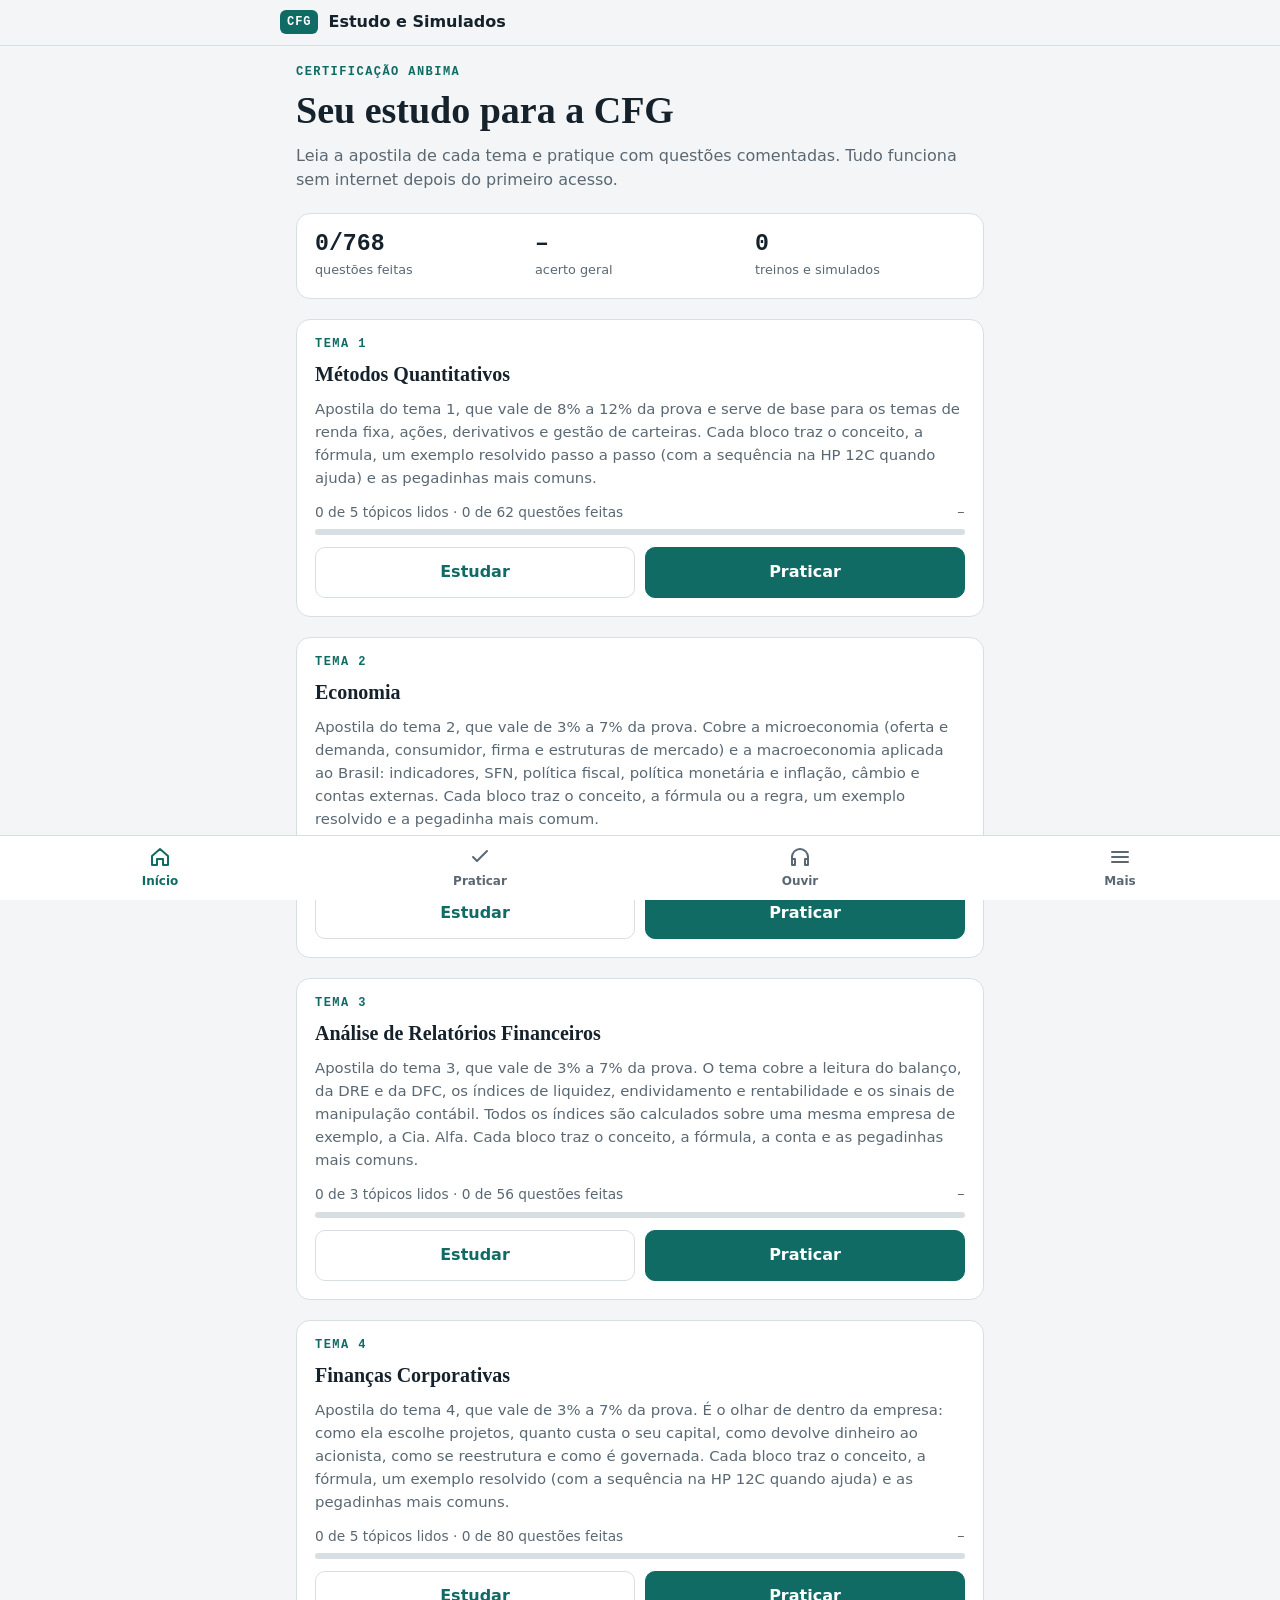
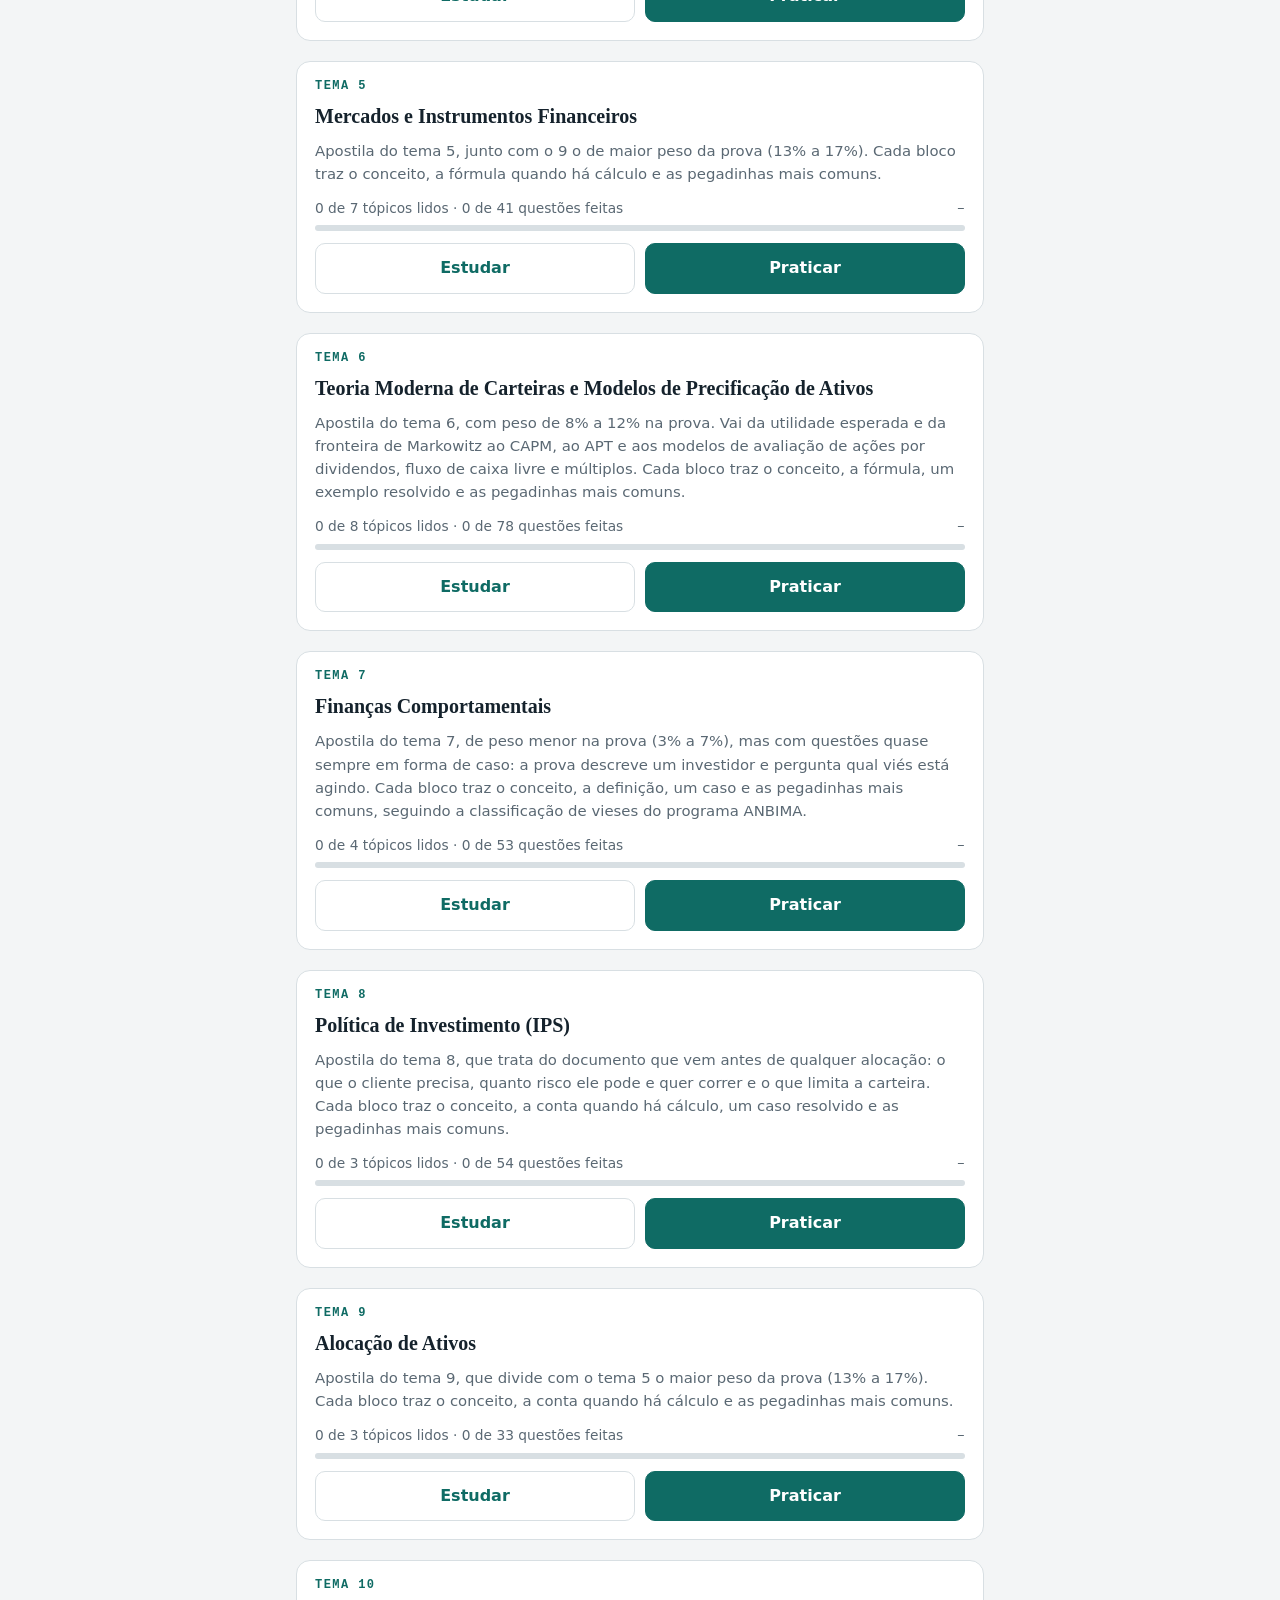
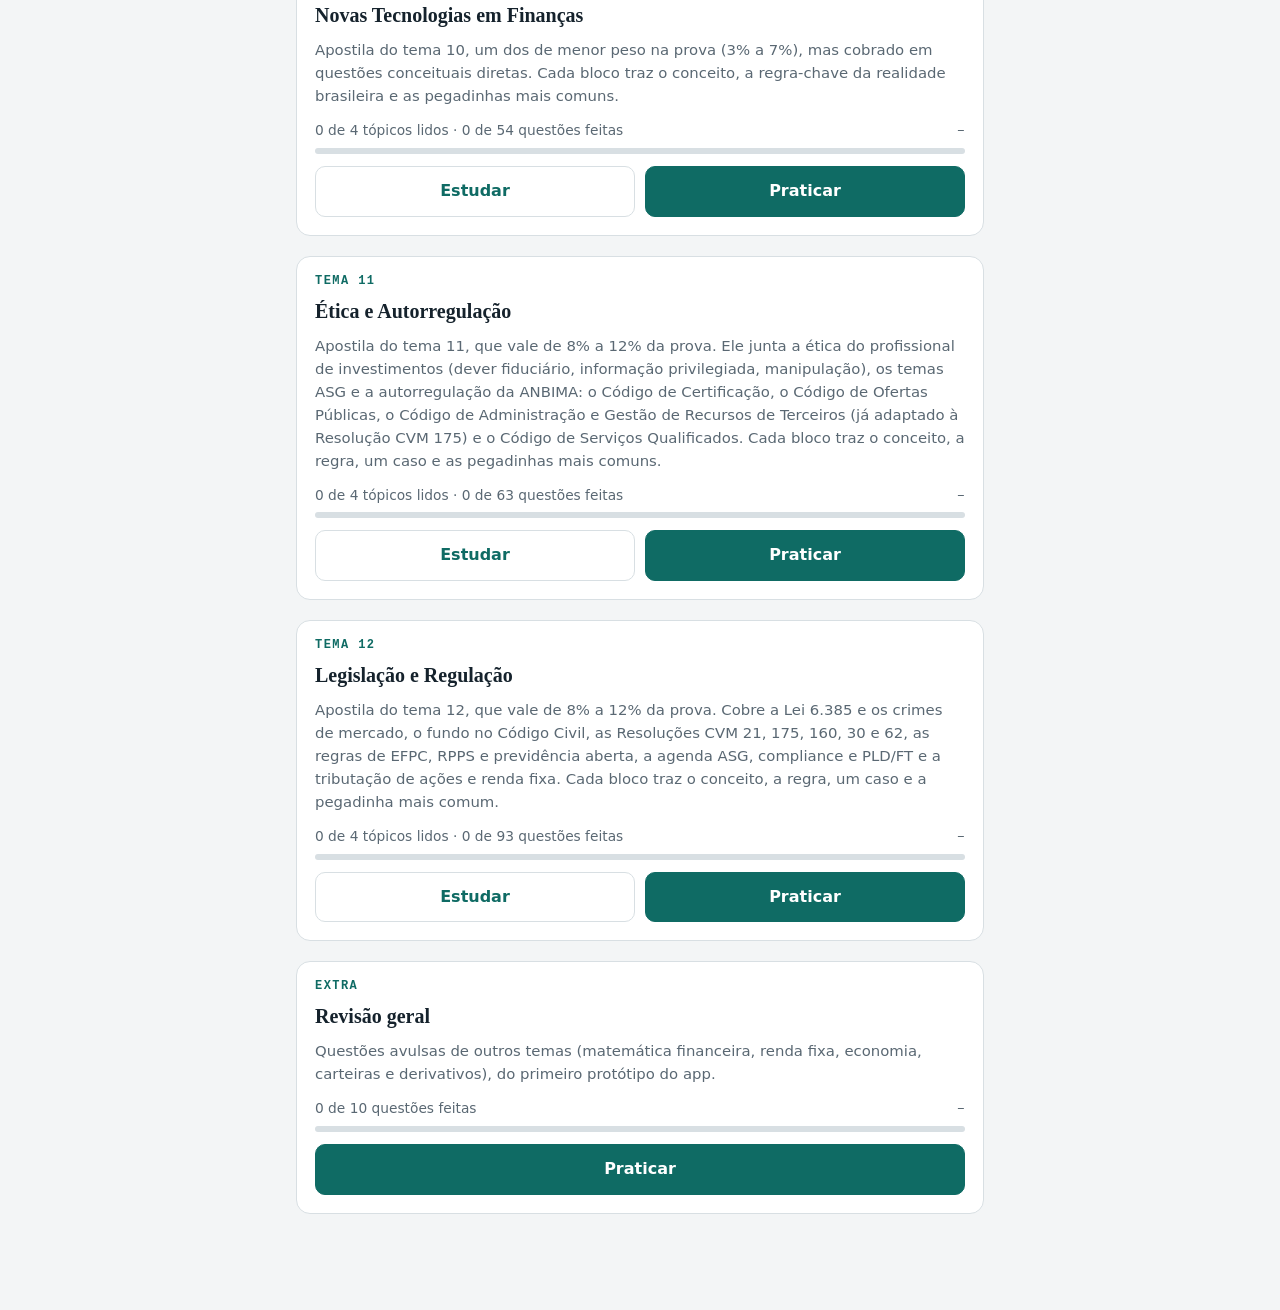
<file: index.html>
<!doctype html>
<html lang="pt-BR">
<head>
<meta charset="utf-8">
<meta name="viewport" content="width=device-width,initial-scale=1,viewport-fit=cover">
<title>CFG · Estudo e Simulados</title>
<meta name="description" content="Apostilas e simulados para a certificação CFG da ANBIMA.">
<meta name="theme-color" content="#0f6b64">
<link rel="manifest" href="manifest.webmanifest">
<link rel="icon" href="icones/icone.svg" type="image/svg+xml">
<link rel="apple-touch-icon" href="icones/icone-180.png">
<meta name="apple-mobile-web-app-capable" content="yes">
<meta name="apple-mobile-web-app-title" content="CFG">
<link rel="stylesheet" href="estilo.css">
</head>
<body>
<header class="topo">
  <a href="#/" class="marca"><span class="selo">CFG</span><span>Estudo e Simulados</span></a>
</header>

<main id="tela" class="tela" tabindex="-1"><p class="muted">Carregando…</p></main>

<nav class="abas" aria-label="Navegação">
  <a href="#/" data-aba="inicio"><svg viewBox="0 0 24 24" aria-hidden="true"><path d="M4 11l8-7 8 7v9h-5v-6H9v6H4z"/></svg><span>Início</span></a>
  <a href="#/praticar" data-aba="praticar"><svg viewBox="0 0 24 24" aria-hidden="true"><path d="M5 12l4 4 10-10"/></svg><span>Praticar</span></a>
  <a href="#/ouvir" data-aba="ouvir"><svg viewBox="0 0 24 24" aria-hidden="true"><path d="M4 14v-2a8 8 0 0 1 16 0v2M4 14h3v6H4zM17 14h3v6h-3z"/></svg><span>Ouvir</span></a>
  <a href="#/mais" data-aba="mais"><svg viewBox="0 0 24 24" aria-hidden="true"><path d="M4 7h16M4 12h16M4 17h16"/></svg><span>Mais</span></a>
</nav>

<div id="tocador" class="tocador" hidden></div>
<div id="aviso" class="aviso" hidden></div>
<script src="app.js"></script>
</body>
</html>
</file>
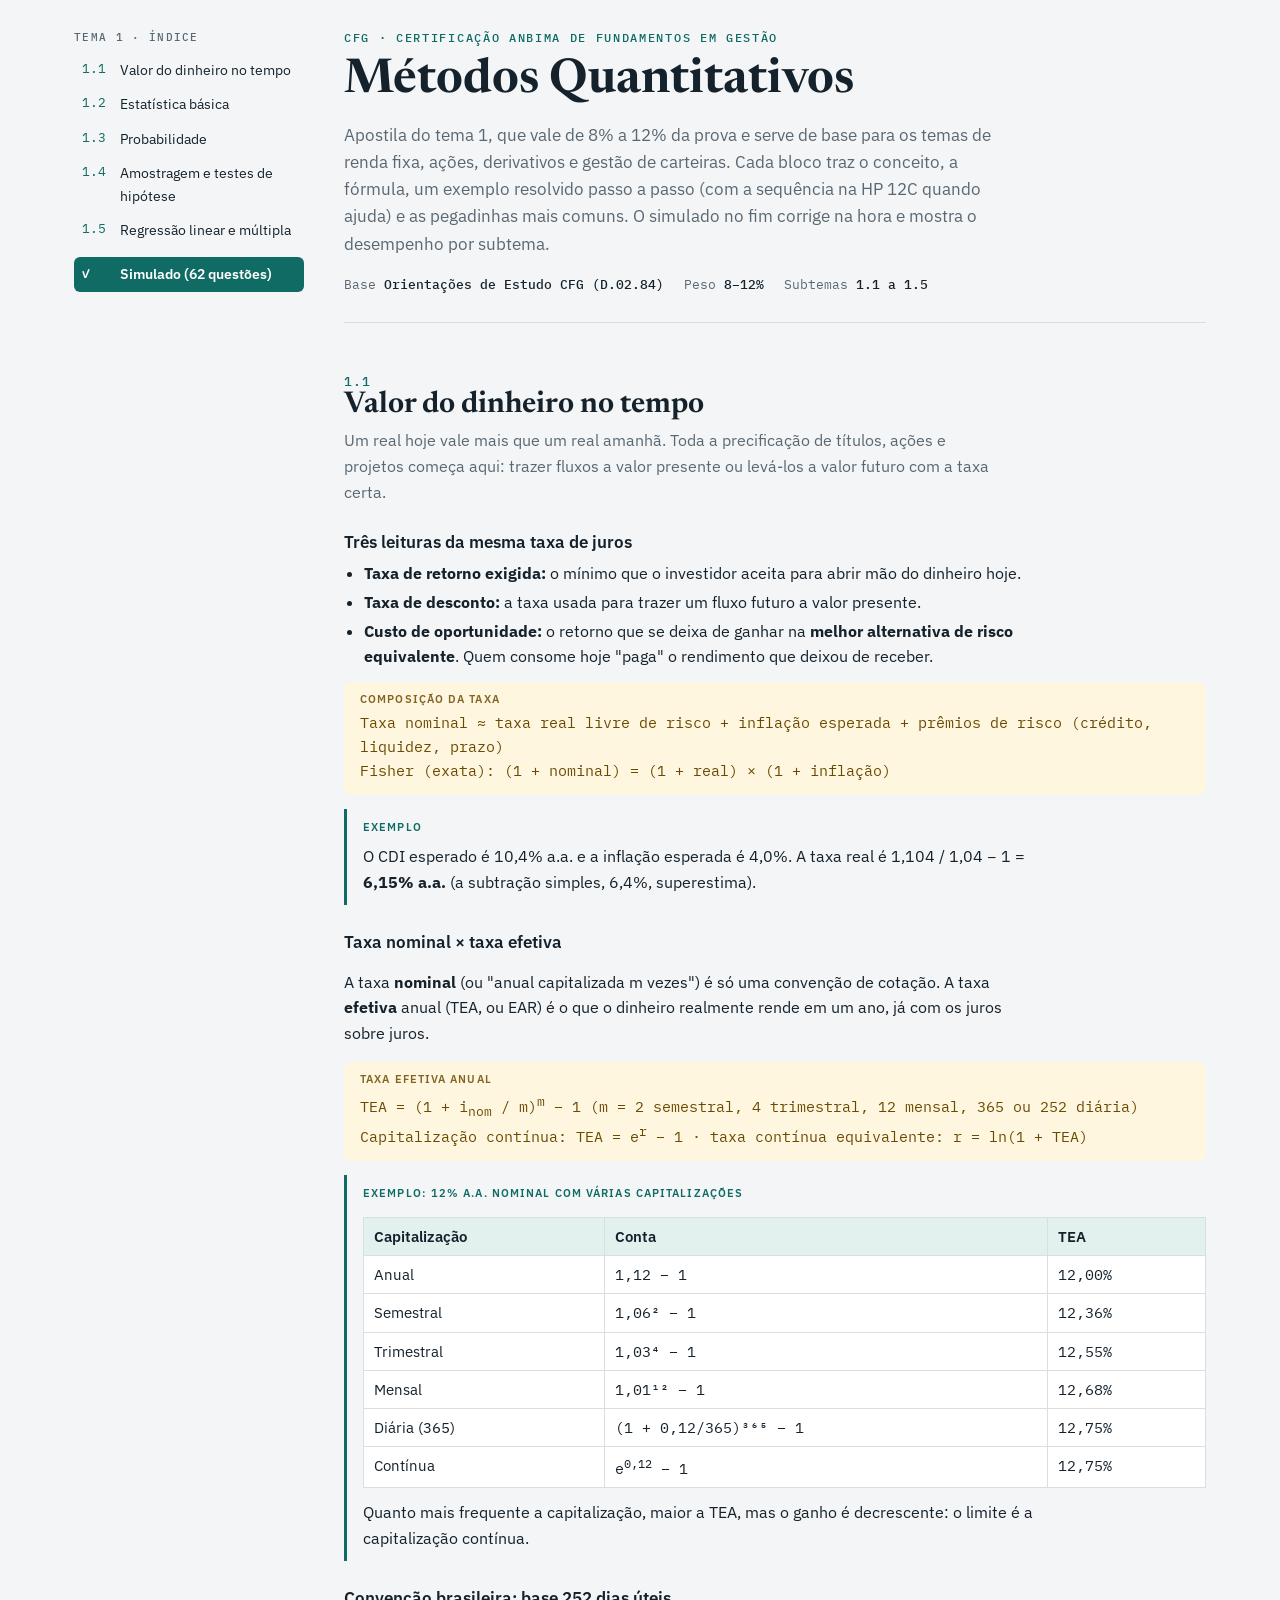
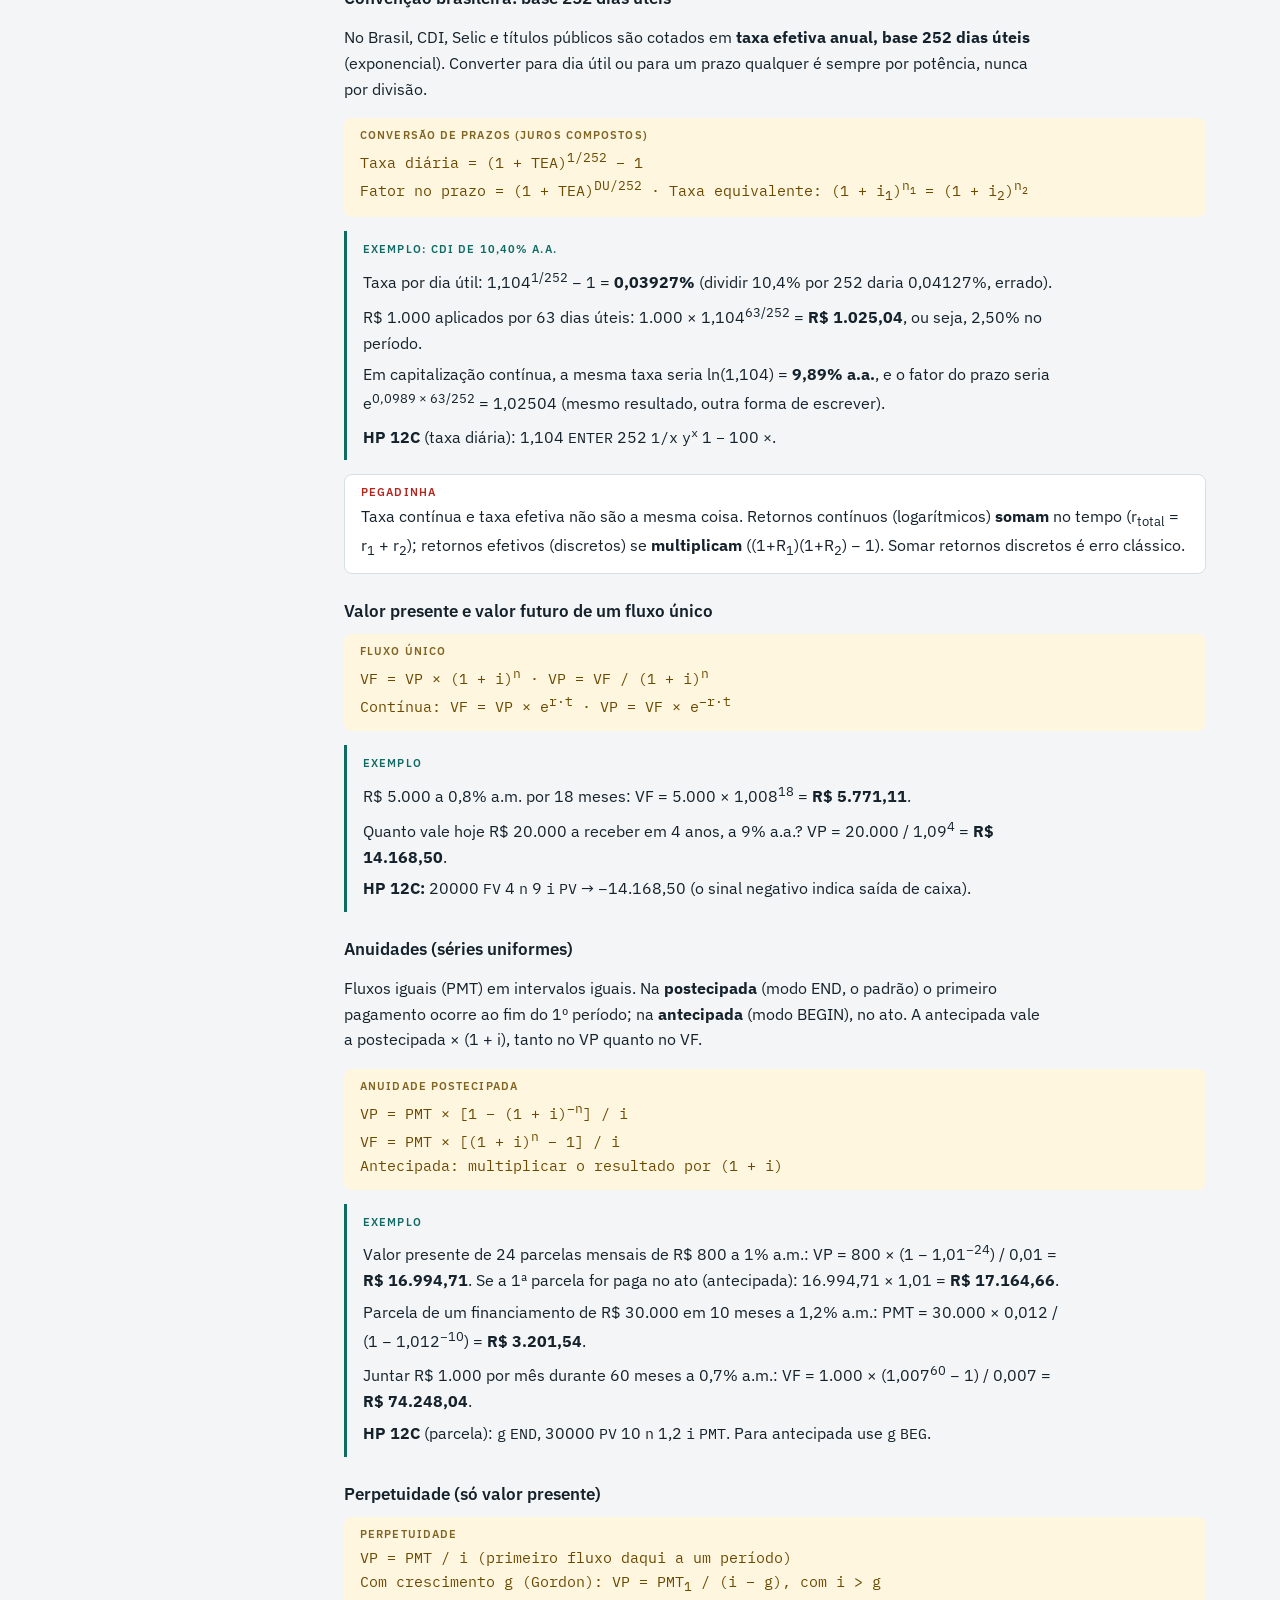
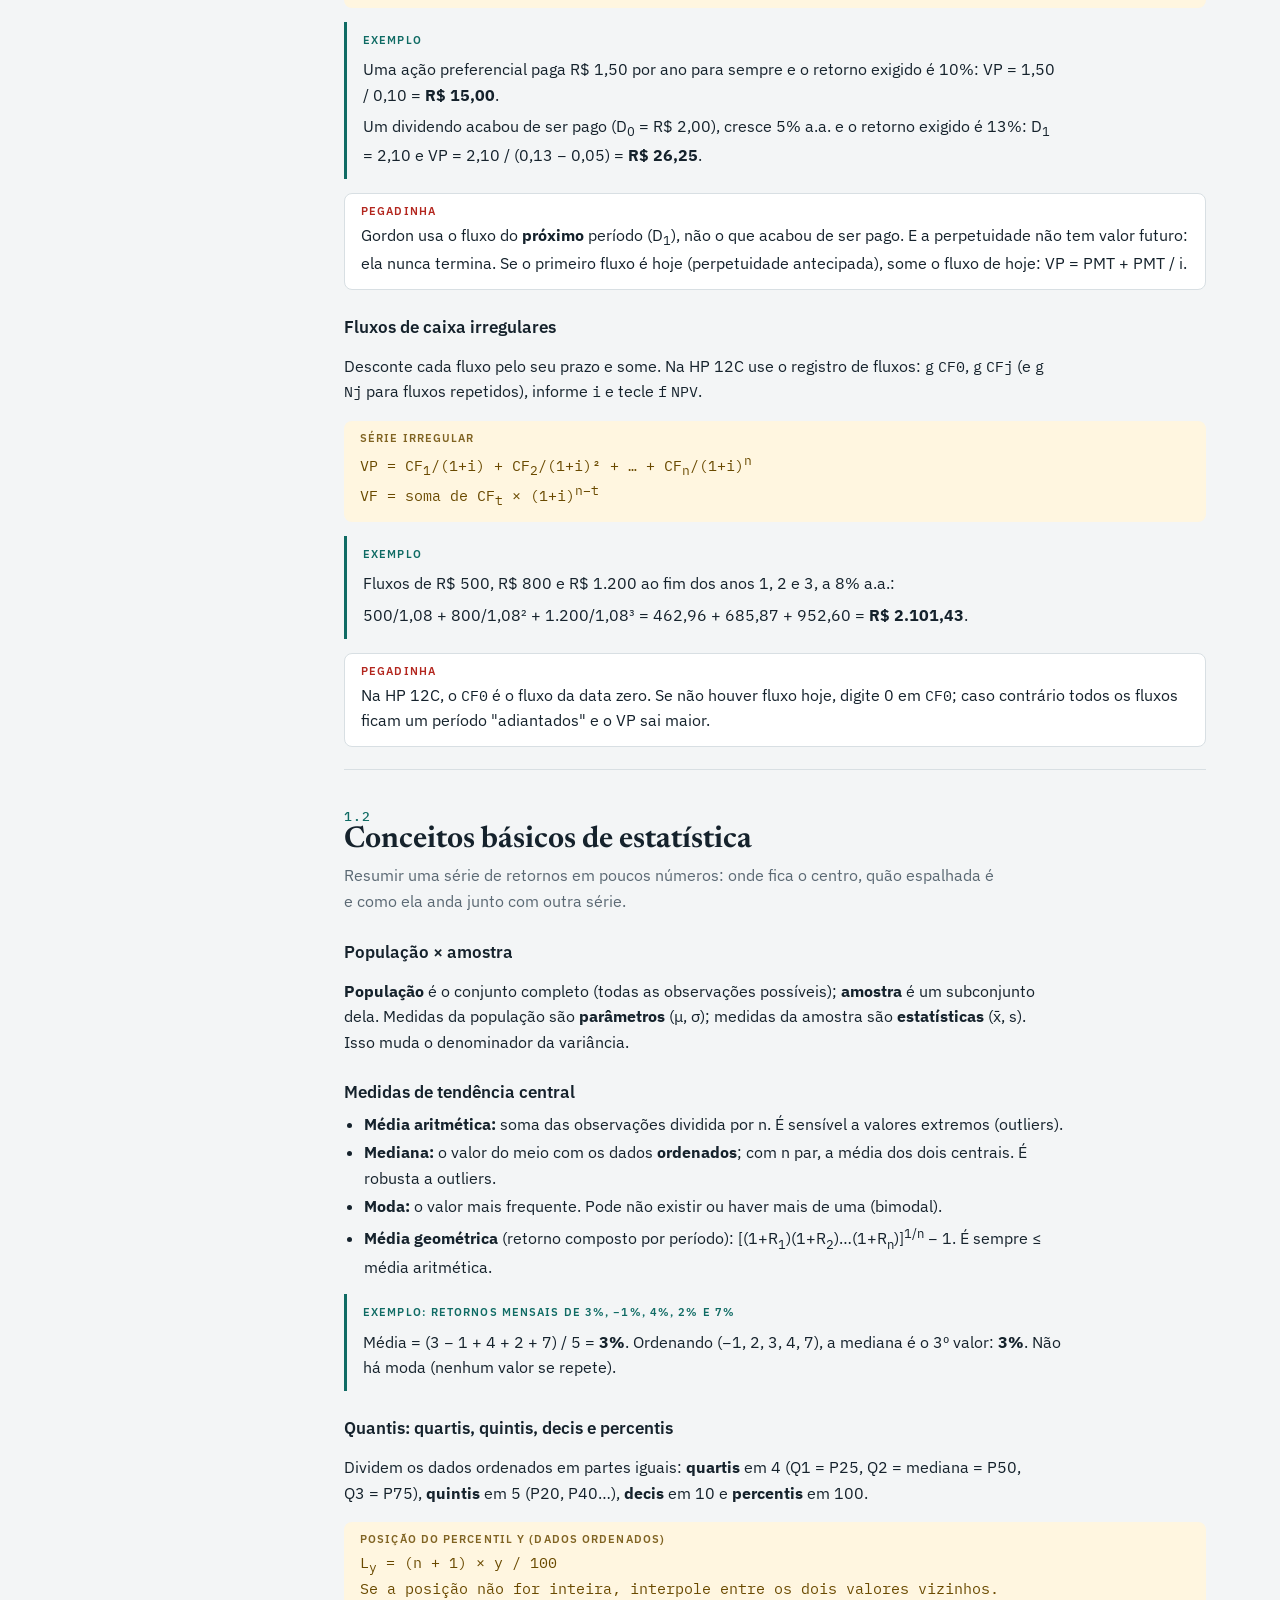
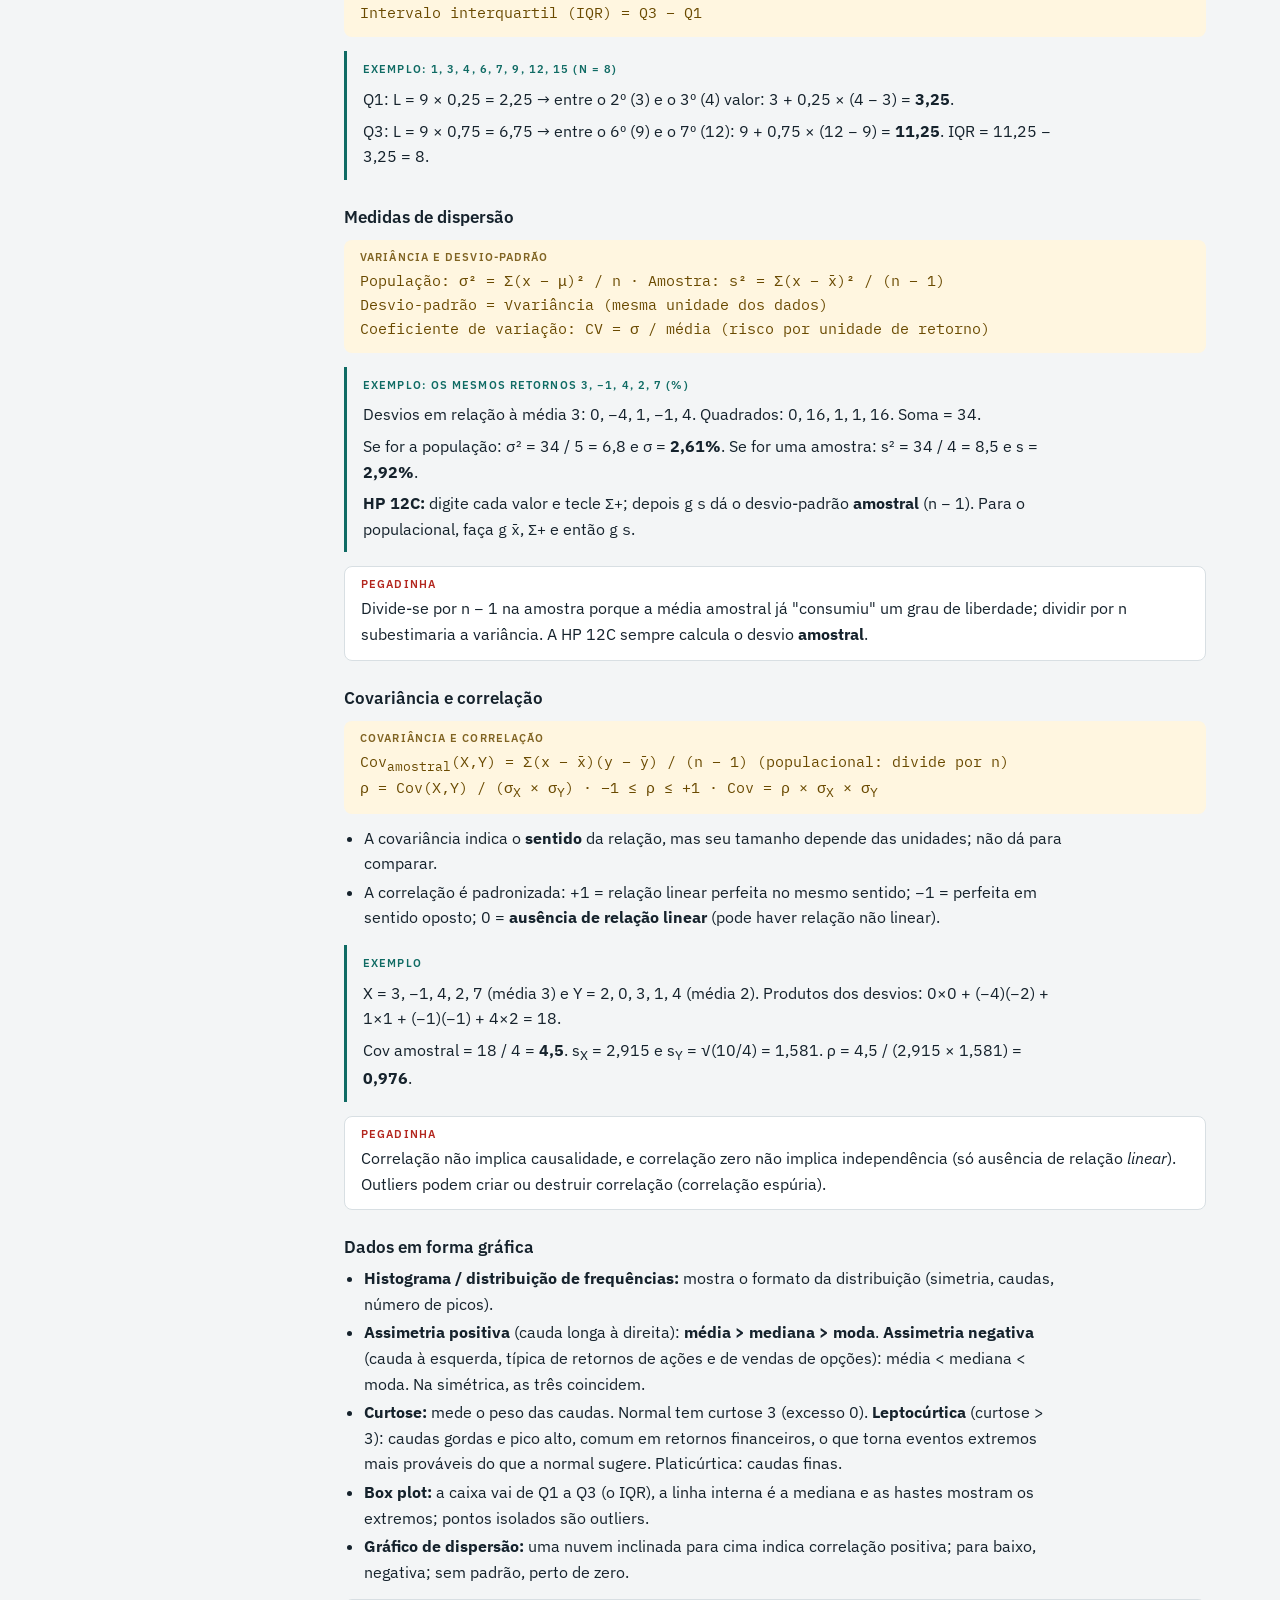
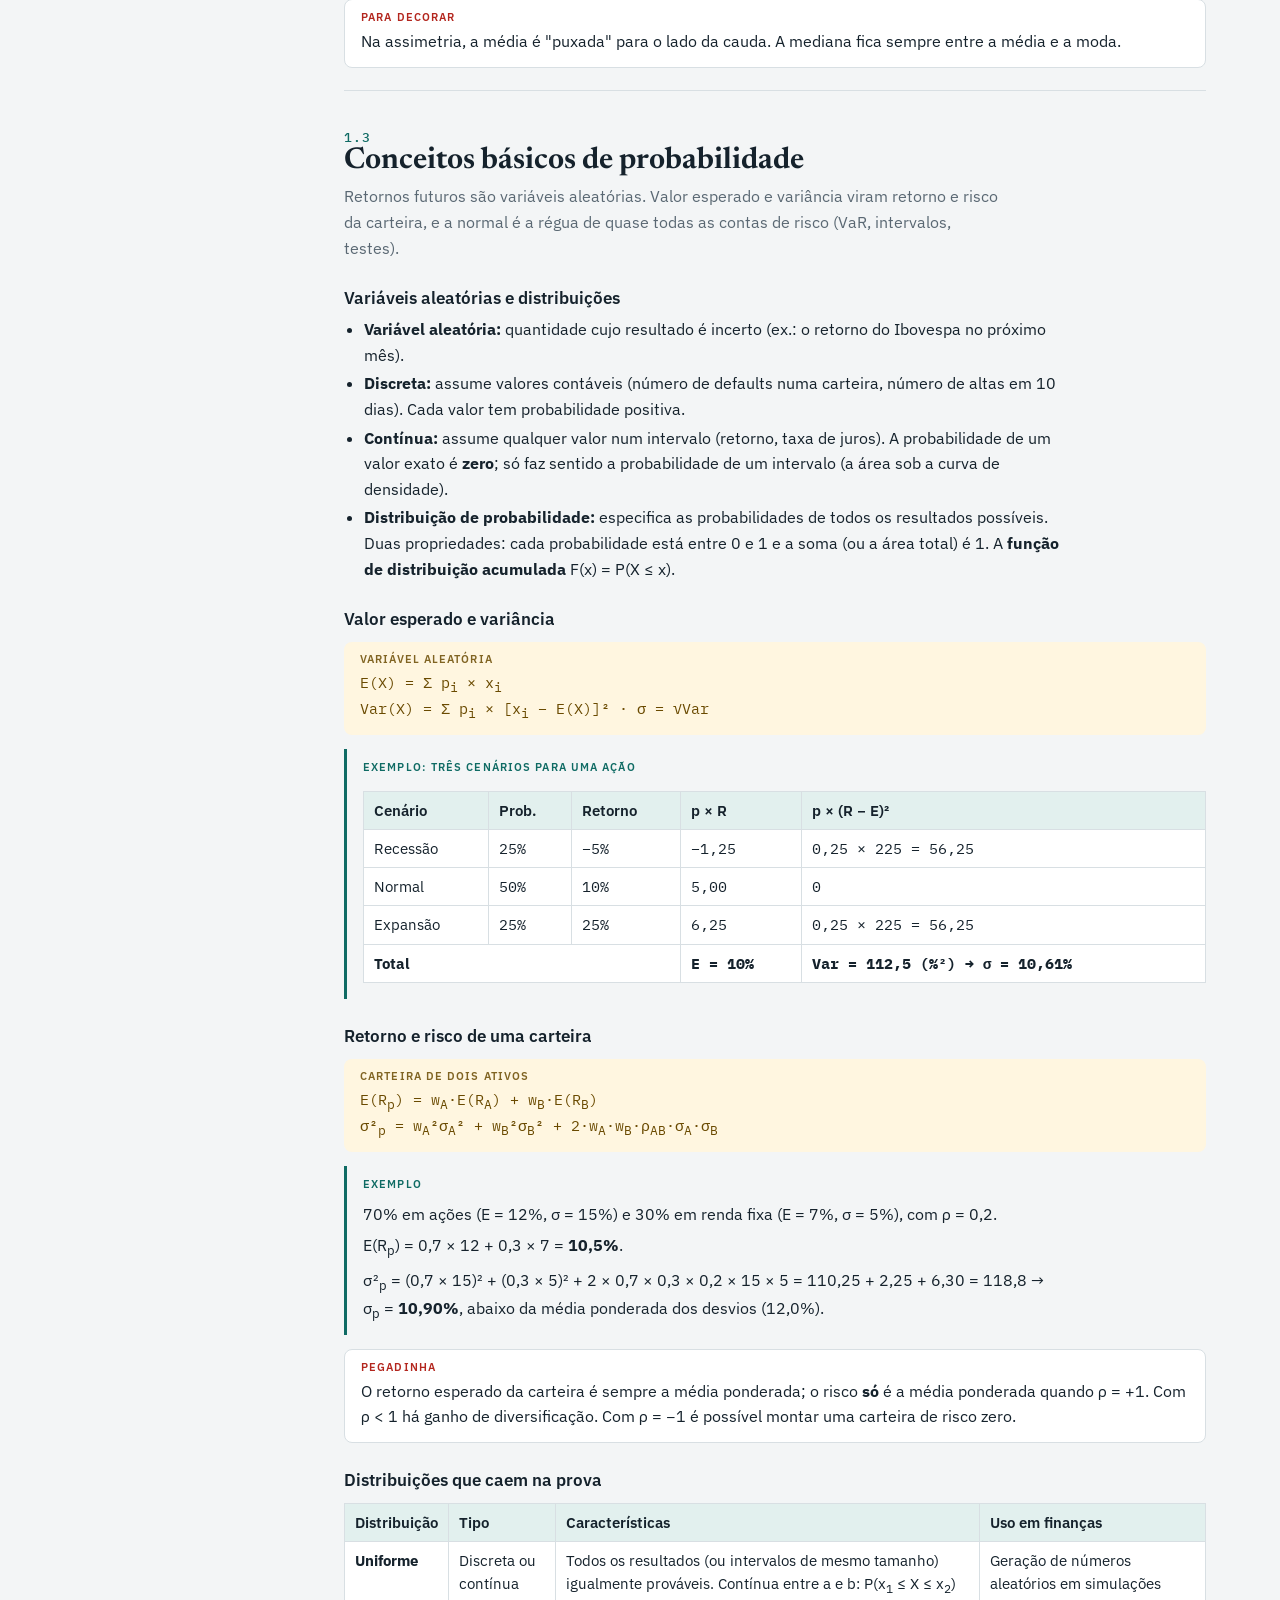
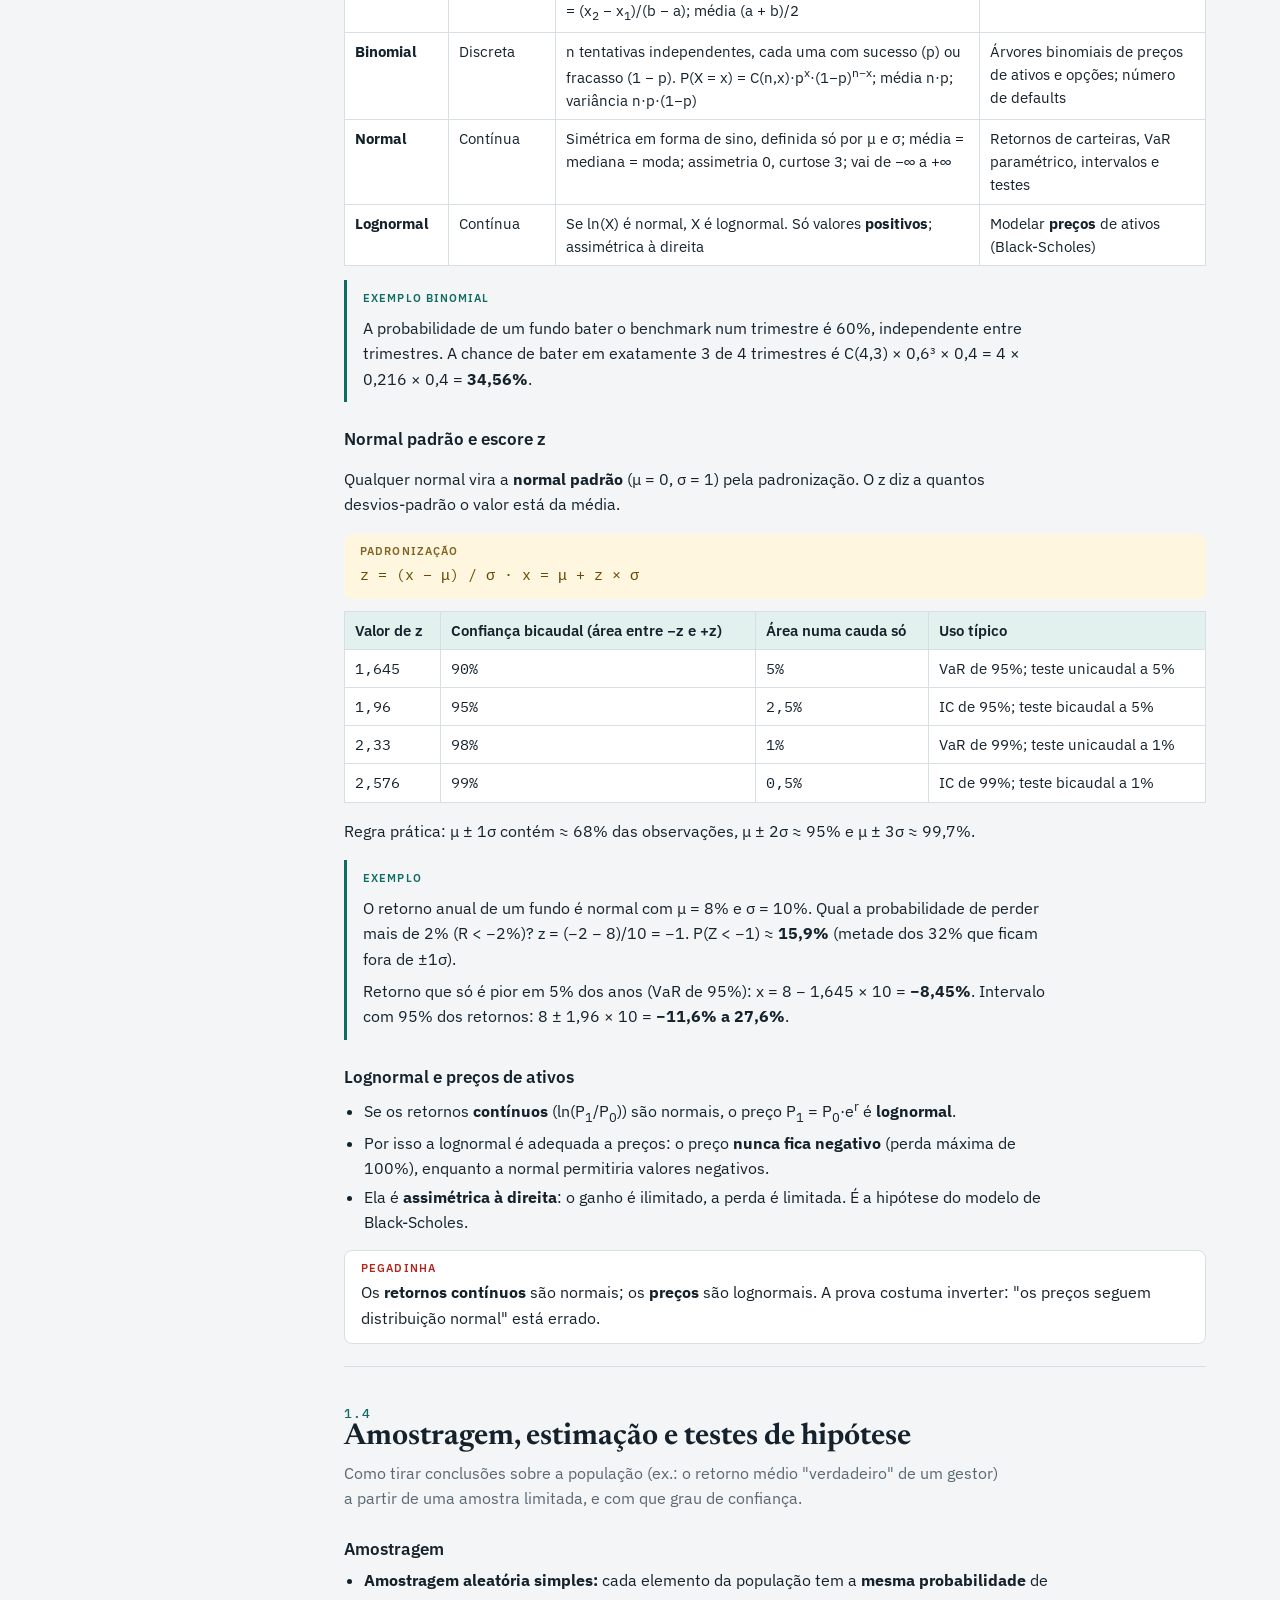
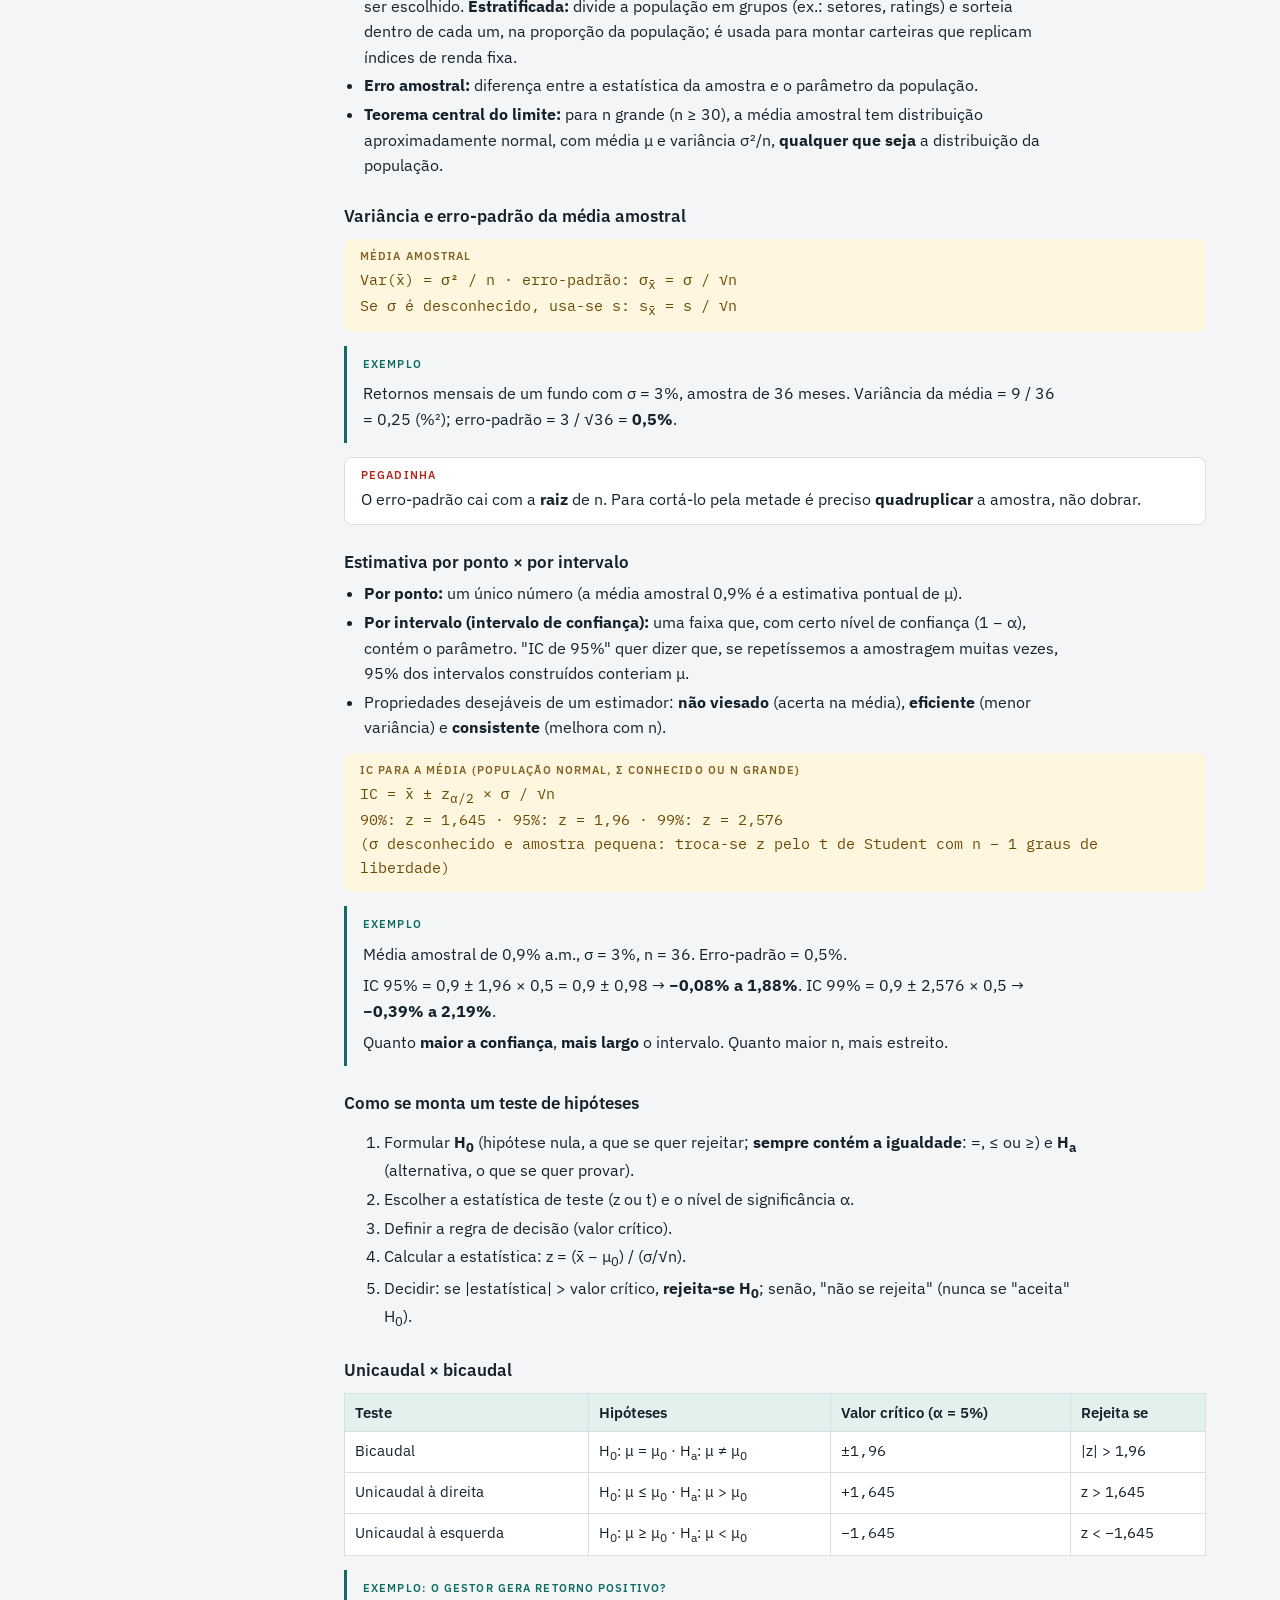
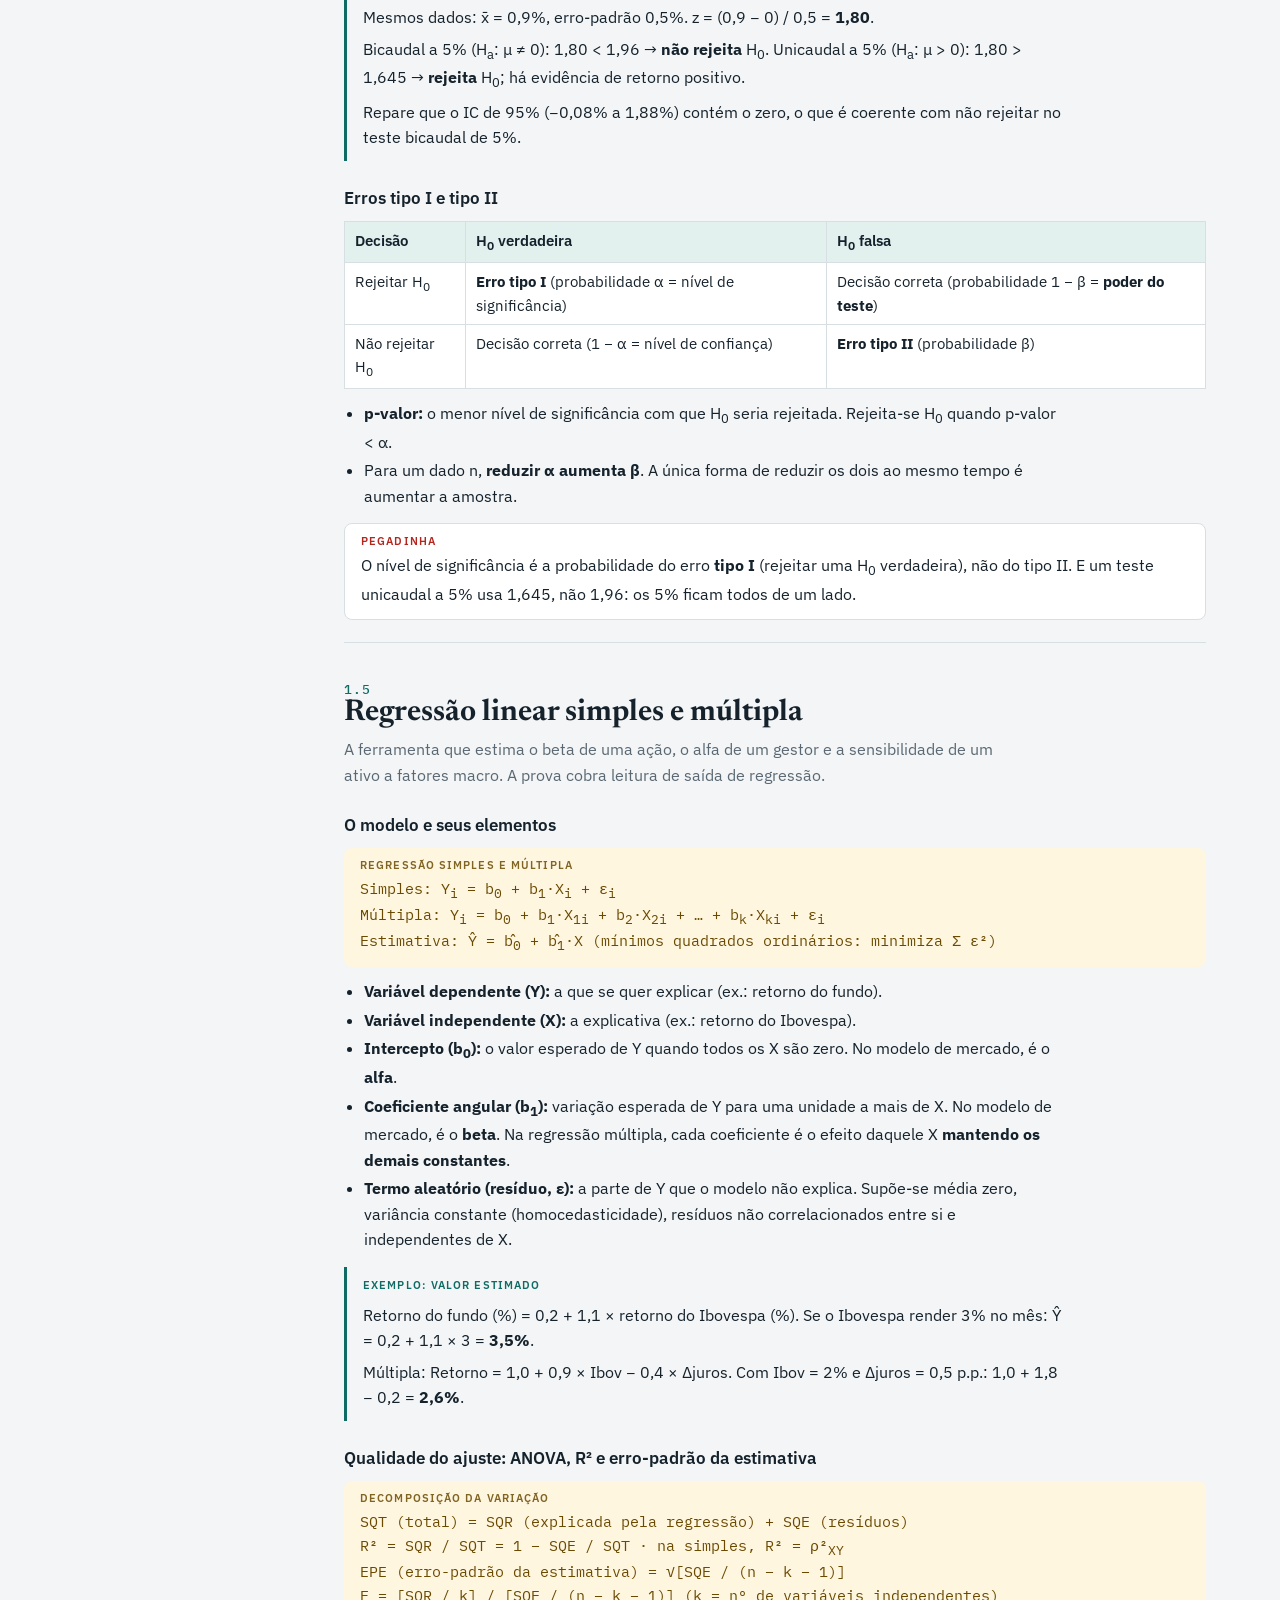
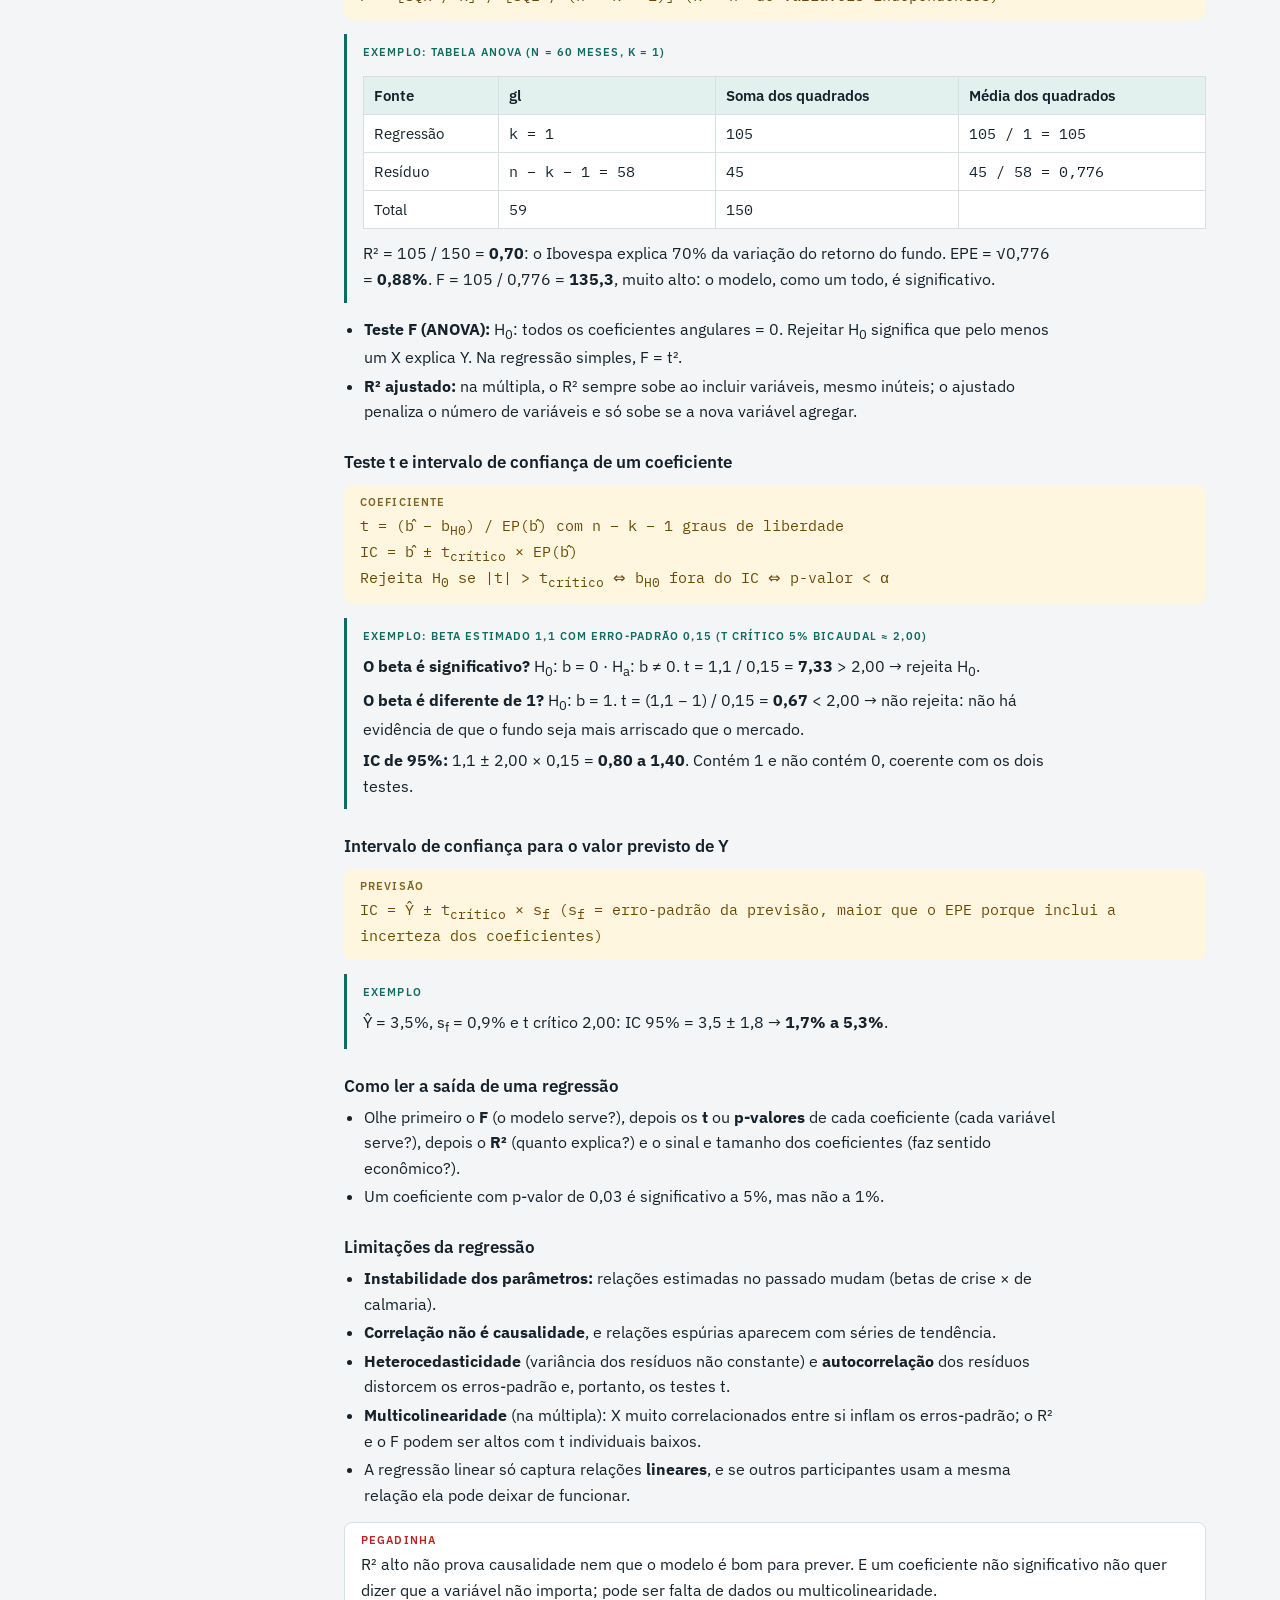
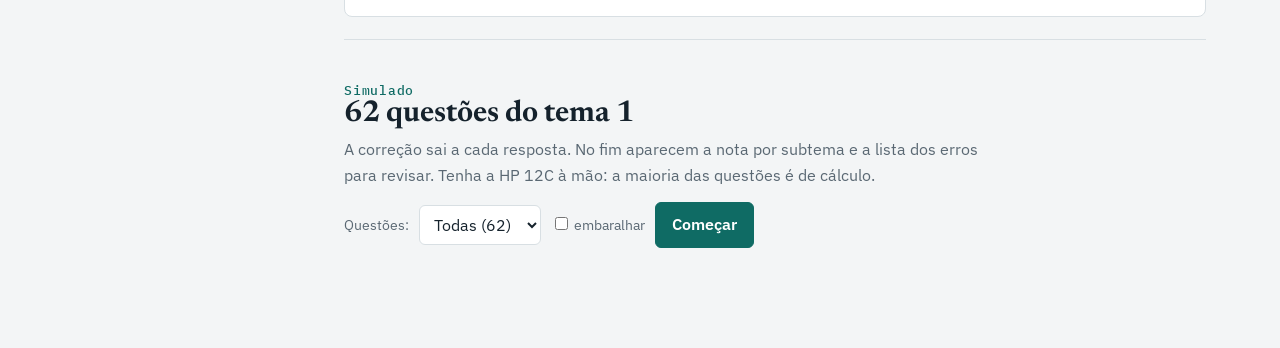
<file: apostilas/html/CFG Tema 1 - Metodos Quantitativos - Apostila e Simulado.html>
<!doctype html>
<html lang="pt-BR">
<head>
<meta charset="utf-8">
<meta name="viewport" content="width=device-width, initial-scale=1">
<title>CFG Tema 1 · Métodos Quantitativos</title>
<link rel="preconnect" href="https://fonts.googleapis.com">
<link rel="preconnect" href="https://fonts.gstatic.com" crossorigin>
<link rel="stylesheet" href="https://fonts.googleapis.com/css2?family=Newsreader:opsz,wght@6..72,500;6..72,650&family=IBM+Plex+Sans:wght@400;500;600&family=IBM+Plex+Mono:wght@400;500&display=swap">
<style>
/* Layout: apostila em coluna de leitura com índice lateral fixo; simulado no fim como "folha de prova". */
:root{
  --bg:#f3f5f6; --paper:#ffffff; --ink:#15222c; --muted:#5a6873; --line:#d8dfe3;
  --accent:#0f6b64; --accent-soft:#e2f0ee; --formula:#fff6e0; --formula-ink:#6a4a00;
  --ok:#1d7a3e; --ok-soft:#e3f3e8; --bad:#b3261e; --bad-soft:#fbe6e4;
  --f-display:"Newsreader", Georgia, "Times New Roman", serif;
  --f-body:"IBM Plex Sans", system-ui, -apple-system, "Segoe UI", sans-serif;
  --f-mono:"IBM Plex Mono", ui-monospace, Consolas, monospace;
}
@media (prefers-color-scheme: dark){:root:not([data-theme="light"]){
  --bg:#0f171d; --paper:#16212a; --ink:#e4ebef; --muted:#97a6b0; --line:#2a3945;
  --accent:#5cc2b8; --accent-soft:#16332f; --formula:#2c2412; --formula-ink:#f0cf86;
  --ok:#6fd08f; --ok-soft:#173222; --bad:#ff8a80; --bad-soft:#3a1c1a; color-scheme:dark}}
:root[data-theme="dark"]{
  --bg:#0f171d; --paper:#16212a; --ink:#e4ebef; --muted:#97a6b0; --line:#2a3945;
  --accent:#5cc2b8; --accent-soft:#16332f; --formula:#2c2412; --formula-ink:#f0cf86;
  --ok:#6fd08f; --ok-soft:#173222; --bad:#ff8a80; --bad-soft:#3a1c1a; color-scheme:dark}
*{box-sizing:border-box}
body{background:var(--bg);color:var(--ink);font:16px/1.6 var(--f-body);margin:0}
.wrap{display:grid;grid-template-columns:230px minmax(0,1fr);gap:40px;max-width:1180px;margin:0 auto;padding-inline:24px;padding-block:32px 80px}
nav.toc{position:sticky;top:calc(env(safe-area-inset-top,0px) + 20px);align-self:start;font-size:14px}
nav.toc .k{font:500 11px/1 var(--f-mono);letter-spacing:.12em;text-transform:uppercase;color:var(--muted);margin-bottom:10px}
nav.toc a{display:grid;grid-template-columns:34px 1fr;gap:4px;padding:6px 8px;border-radius:6px;color:var(--ink);text-decoration:none}
nav.toc a:hover,nav.toc a:focus-visible{background:var(--accent-soft);outline:none}
nav.toc a span:first-child{font-family:var(--f-mono);color:var(--accent);font-size:13px}
nav.toc a.quiz{margin-top:10px;background:var(--accent);color:var(--paper);font-weight:600}
nav.toc a.quiz span:first-child{color:var(--paper)}
main{min-width:0}
header.hero{padding-bottom:28px;border-bottom:1px solid var(--line);margin-bottom:12px}
.eyebrow{font:500 12px/1 var(--f-mono);letter-spacing:.14em;text-transform:uppercase;color:var(--accent)}
h1{font:650 clamp(32px,5vw,48px)/1.08 var(--f-display);margin:12px 0 14px;text-wrap:balance}
h2{font:650 30px/1.15 var(--f-display);margin:0 0 6px;text-wrap:balance}
h3{font:600 17px/1.3 var(--f-body);margin:26px 0 8px}
.lede{max-width:66ch;color:var(--muted);font-size:17px;margin:0}
.meta{display:flex;flex-wrap:wrap;gap:8px 20px;margin-top:18px;font:13px/1.4 var(--f-mono);color:var(--muted)}
.meta b{color:var(--ink);font-weight:500}
section.topic{padding-block:40px 8px;border-bottom:1px solid var(--line)}
.num{font:500 13px/1 var(--f-mono);color:var(--accent);letter-spacing:.06em}
.why{color:var(--muted);max-width:66ch;margin:0 0 6px}
p,li{max-width:70ch}
ul{padding-left:20px;margin:6px 0}
li{margin:3px 0}
.tbl{overflow-x:auto;margin:12px 0}
table{border-collapse:collapse;width:100%;font-size:14.5px;background:var(--paper)}
th,td{border:1px solid var(--line);padding:7px 10px;text-align:left;vertical-align:top}
th{background:var(--accent-soft);font-weight:600}
td.n{font-family:var(--f-mono);font-variant-numeric:tabular-nums;white-space:nowrap}
.formula{background:var(--formula);color:var(--formula-ink);border-radius:8px;padding:12px 16px;margin:12px 0;font:15px/1.6 var(--f-mono);overflow-x:auto}
.formula .lbl{display:block;font:600 11px/1 var(--f-body);letter-spacing:.1em;text-transform:uppercase;margin-bottom:6px;opacity:.85}
.ex{border-left:3px solid var(--accent);padding:4px 0 4px 16px;margin:14px 0}
.ex .lbl{font:600 11px/1 var(--f-body);letter-spacing:.1em;text-transform:uppercase;color:var(--accent)}
.ex p{margin:6px 0}
.pegadinha{background:var(--paper);border:1px solid var(--line);border-radius:8px;padding:12px 16px;margin:14px 0}
.pegadinha b:first-child{font:600 11px/1 var(--f-body);letter-spacing:.1em;text-transform:uppercase;color:var(--bad);display:block;margin-bottom:6px}
code{font-family:var(--f-mono);font-size:.92em}
/* Simulado */
#simulado{padding-top:44px}
.qbar{display:flex;flex-wrap:wrap;gap:10px;align-items:center;margin:14px 0 20px}
.qbar label{font-size:14px;color:var(--muted)}
select,button{font:inherit}
select{padding:8px 10px;border:1px solid var(--line);border-radius:6px;background:var(--paper);color:var(--ink)}
button{cursor:pointer;border-radius:6px;padding:9px 16px;border:1px solid var(--accent);background:var(--accent);color:var(--paper);font-weight:600}
button.ghost{background:transparent;color:var(--accent)}
button:focus-visible,select:focus-visible,.opt:focus-visible{outline:3px solid var(--accent);outline-offset:2px}
button:disabled{opacity:.45;cursor:default}
.card{background:var(--paper);border:1px solid var(--line);border-radius:10px;padding:22px}
.qhead{display:flex;justify-content:space-between;gap:12px;flex-wrap:wrap;font:13px/1.4 var(--f-mono);color:var(--muted)}
.progress{height:4px;background:var(--line);border-radius:4px;margin:10px 0 18px;overflow:hidden}
.progress i{display:block;height:100%;background:var(--accent);width:0;transition:width .25s}
.qtext{font:600 18px/1.45 var(--f-body);margin:0 0 16px}
.opts{display:grid;gap:8px}
.opt{display:grid;grid-template-columns:28px 1fr;gap:8px;text-align:left;padding:11px 14px;border:1px solid var(--line);border-radius:8px;background:var(--bg);color:var(--ink);font-weight:400}
.opt:hover:not(:disabled){border-color:var(--accent)}
.opt .l{font-family:var(--f-mono);color:var(--muted)}
.opt.ok{background:var(--ok-soft);border-color:var(--ok)}
.opt.bad{background:var(--bad-soft);border-color:var(--bad)}
.opt:disabled{cursor:default;opacity:1}
.fb{margin-top:16px;padding:12px 16px;border-radius:8px;background:var(--accent-soft)}
.fb strong.ok{color:var(--ok)} .fb strong.bad{color:var(--bad)}
.nav2{display:flex;justify-content:space-between;gap:10px;margin-top:18px;flex-wrap:wrap}
.score{font:650 44px/1 var(--f-display)}
.bars{display:grid;gap:8px;margin:18px 0}
.bar{display:grid;grid-template-columns:minmax(0,210px) 1fr 70px;gap:10px;align-items:center;font-size:14px}
.bar .t{height:10px;background:var(--line);border-radius:5px;overflow:hidden}
.bar .t i{display:block;height:100%;background:var(--accent)}
.bar .v{font-family:var(--f-mono);font-variant-numeric:tabular-nums;text-align:right}
.hint{font-size:13px;color:var(--muted)}
@media (max-width:860px){
  .wrap{grid-template-columns:1fr;gap:12px;padding-inline:16px}
  nav.toc{position:static;display:flex;flex-wrap:wrap;gap:4px}
  nav.toc .k{width:100%}
  nav.toc a{grid-template-columns:auto 1fr;padding:5px 8px;border:1px solid var(--line)}
  .bar{grid-template-columns:1fr 60px}
  .bar .t{grid-column:1/-1;order:3}
}
@media (prefers-reduced-motion:reduce){.progress i{transition:none}}

@media print{
  body{background:#fff;color:#000;font-size:11pt}
  .wrap{display:block;max-width:none;padding:0}
  nav.toc{display:none}
  section.topic{break-inside:auto;padding-block:18px 4px}
  h2,h3{break-after:avoid}
  table,.formula,.ex,.pegadinha{break-inside:avoid}
  .formula{background:#f6f1e2;color:#000}
  th{background:#e8eef0}
}
</style>
</head>
<body>
<div class="wrap">
<nav class="toc" aria-label="Índice">
  <div class="k">Tema 1 · índice</div>
  <a href="#t11"><span>1.1</span><span>Valor do dinheiro no tempo</span></a>
  <a href="#t12"><span>1.2</span><span>Estatística básica</span></a>
  <a href="#t13"><span>1.3</span><span>Probabilidade</span></a>
  <a href="#t14"><span>1.4</span><span>Amostragem e testes de hipótese</span></a>
  <a href="#t15"><span>1.5</span><span>Regressão linear e múltipla</span></a>
  <a href="#simulado" class="quiz"><span>✓</span><span>Simulado (62 questões)</span></a>
</nav>

<main>
<header class="hero">
  <div class="eyebrow">CFG · Certificação ANBIMA de Fundamentos em Gestão</div>
  <h1>Métodos Quantitativos</h1>
  <p class="lede">Apostila do tema 1, que vale de 8% a 12% da prova e serve de base para os temas de renda fixa, ações, derivativos e gestão de carteiras. Cada bloco traz o conceito, a fórmula, um exemplo resolvido passo a passo (com a sequência na HP 12C quando ajuda) e as pegadinhas mais comuns. O simulado no fim corrige na hora e mostra o desempenho por subtema.</p>
  <div class="meta"><span>Base <b>Orientações de Estudo CFG (D.02.84)</b></span><span>Peso <b>8–12%</b></span><span>Subtemas <b>1.1 a 1.5</b></span></div>
</header>

<!-- 1.1 -->
<section class="topic" id="t11">
  <div class="num">1.1</div>
  <h2>Valor do dinheiro no tempo</h2>
  <p class="why">Um real hoje vale mais que um real amanhã. Toda a precificação de títulos, ações e projetos começa aqui: trazer fluxos a valor presente ou levá-los a valor futuro com a taxa certa.</p>

  <h3>Três leituras da mesma taxa de juros</h3>
  <ul>
    <li><b>Taxa de retorno exigida:</b> o mínimo que o investidor aceita para abrir mão do dinheiro hoje.</li>
    <li><b>Taxa de desconto:</b> a taxa usada para trazer um fluxo futuro a valor presente.</li>
    <li><b>Custo de oportunidade:</b> o retorno que se deixa de ganhar na <b>melhor alternativa de risco equivalente</b>. Quem consome hoje "paga" o rendimento que deixou de receber.</li>
  </ul>
  <div class="formula"><span class="lbl">Composição da taxa</span>Taxa nominal ≈ taxa real livre de risco + inflação esperada + prêmios de risco (crédito, liquidez, prazo)<br>Fisher (exata): (1 + nominal) = (1 + real) × (1 + inflação)</div>
  <div class="ex"><span class="lbl">Exemplo</span>
    <p>O CDI esperado é 10,4% a.a. e a inflação esperada é 4,0%. A taxa real é 1,104 / 1,04 − 1 = <b>6,15% a.a.</b> (a subtração simples, 6,4%, superestima).</p>
  </div>

  <h3>Taxa nominal × taxa efetiva</h3>
  <p>A taxa <b>nominal</b> (ou "anual capitalizada m vezes") é só uma convenção de cotação. A taxa <b>efetiva</b> anual (TEA, ou EAR) é o que o dinheiro realmente rende em um ano, já com os juros sobre juros.</p>
  <div class="formula"><span class="lbl">Taxa efetiva anual</span>TEA = (1 + i<sub>nom</sub> / m)<sup>m</sup> − 1     (m = 2 semestral, 4 trimestral, 12 mensal, 365 ou 252 diária)<br>Capitalização contínua: TEA = e<sup>r</sup> − 1     ·     taxa contínua equivalente: r = ln(1 + TEA)</div>
  <div class="ex"><span class="lbl">Exemplo: 12% a.a. nominal com várias capitalizações</span>
    <div class="tbl"><table>
      <tr><th>Capitalização</th><th>Conta</th><th>TEA</th></tr>
      <tr><td>Anual</td><td class="n">1,12 − 1</td><td class="n">12,00%</td></tr>
      <tr><td>Semestral</td><td class="n">1,06² − 1</td><td class="n">12,36%</td></tr>
      <tr><td>Trimestral</td><td class="n">1,03⁴ − 1</td><td class="n">12,55%</td></tr>
      <tr><td>Mensal</td><td class="n">1,01¹² − 1</td><td class="n">12,68%</td></tr>
      <tr><td>Diária (365)</td><td class="n">(1 + 0,12/365)³⁶⁵ − 1</td><td class="n">12,75%</td></tr>
      <tr><td>Contínua</td><td class="n">e<sup>0,12</sup> − 1</td><td class="n">12,75%</td></tr>
    </table></div>
    <p>Quanto mais frequente a capitalização, maior a TEA, mas o ganho é decrescente: o limite é a capitalização contínua.</p>
  </div>

  <h3>Convenção brasileira: base 252 dias úteis</h3>
  <p>No Brasil, CDI, Selic e títulos públicos são cotados em <b>taxa efetiva anual, base 252 dias úteis</b> (exponencial). Converter para dia útil ou para um prazo qualquer é sempre por potência, nunca por divisão.</p>
  <div class="formula"><span class="lbl">Conversão de prazos (juros compostos)</span>Taxa diária = (1 + TEA)<sup>1/252</sup> − 1<br>Fator no prazo = (1 + TEA)<sup>DU/252</sup>     ·     Taxa equivalente: (1 + i<sub>1</sub>)<sup>n<sub>1</sub></sup> = (1 + i<sub>2</sub>)<sup>n<sub>2</sub></sup></div>
  <div class="ex"><span class="lbl">Exemplo: CDI de 10,40% a.a.</span>
    <p>Taxa por dia útil: 1,104<sup>1/252</sup> − 1 = <b>0,03927%</b> (dividir 10,4% por 252 daria 0,04127%, errado).</p>
    <p>R$ 1.000 aplicados por 63 dias úteis: 1.000 × 1,104<sup>63/252</sup> = <b>R$ 1.025,04</b>, ou seja, 2,50% no período.</p>
    <p>Em capitalização contínua, a mesma taxa seria ln(1,104) = <b>9,89% a.a.</b>, e o fator do prazo seria e<sup>0,0989 × 63/252</sup> = 1,02504 (mesmo resultado, outra forma de escrever).</p>
    <p><b>HP 12C</b> (taxa diária): 1,104 <code>ENTER</code> 252 <code>1/x</code> <code>y<sup>x</sup></code> 1 <code>−</code> 100 <code>×</code>.</p>
  </div>
  <div class="pegadinha"><b>Pegadinha</b>Taxa contínua e taxa efetiva não são a mesma coisa. Retornos contínuos (logarítmicos) <b>somam</b> no tempo (r<sub>total</sub> = r<sub>1</sub> + r<sub>2</sub>); retornos efetivos (discretos) se <b>multiplicam</b> ((1+R<sub>1</sub>)(1+R<sub>2</sub>) − 1). Somar retornos discretos é erro clássico.</div>

  <h3>Valor presente e valor futuro de um fluxo único</h3>
  <div class="formula"><span class="lbl">Fluxo único</span>VF = VP × (1 + i)<sup>n</sup>     ·     VP = VF / (1 + i)<sup>n</sup><br>Contínua: VF = VP × e<sup>r·t</sup>     ·     VP = VF × e<sup>−r·t</sup></div>
  <div class="ex"><span class="lbl">Exemplo</span>
    <p>R$ 5.000 a 0,8% a.m. por 18 meses: VF = 5.000 × 1,008<sup>18</sup> = <b>R$ 5.771,11</b>.</p>
    <p>Quanto vale hoje R$ 20.000 a receber em 4 anos, a 9% a.a.? VP = 20.000 / 1,09<sup>4</sup> = <b>R$ 14.168,50</b>.</p>
    <p><b>HP 12C:</b> 20000 <code>FV</code> 4 <code>n</code> 9 <code>i</code> <code>PV</code> → −14.168,50 (o sinal negativo indica saída de caixa).</p>
  </div>

  <h3>Anuidades (séries uniformes)</h3>
  <p>Fluxos iguais (PMT) em intervalos iguais. Na <b>postecipada</b> (modo END, o padrão) o primeiro pagamento ocorre ao fim do 1º período; na <b>antecipada</b> (modo BEGIN), no ato. A antecipada vale a postecipada × (1 + i), tanto no VP quanto no VF.</p>
  <div class="formula"><span class="lbl">Anuidade postecipada</span>VP = PMT × [1 − (1 + i)<sup>−n</sup>] / i<br>VF = PMT × [(1 + i)<sup>n</sup> − 1] / i<br>Antecipada: multiplicar o resultado por (1 + i)</div>
  <div class="ex"><span class="lbl">Exemplo</span>
    <p>Valor presente de 24 parcelas mensais de R$ 800 a 1% a.m.: VP = 800 × (1 − 1,01<sup>−24</sup>) / 0,01 = <b>R$ 16.994,71</b>. Se a 1ª parcela for paga no ato (antecipada): 16.994,71 × 1,01 = <b>R$ 17.164,66</b>.</p>
    <p>Parcela de um financiamento de R$ 30.000 em 10 meses a 1,2% a.m.: PMT = 30.000 × 0,012 / (1 − 1,012<sup>−10</sup>) = <b>R$ 3.201,54</b>.</p>
    <p>Juntar R$ 1.000 por mês durante 60 meses a 0,7% a.m.: VF = 1.000 × (1,007<sup>60</sup> − 1) / 0,007 = <b>R$ 74.248,04</b>.</p>
    <p><b>HP 12C</b> (parcela): <code>g</code> <code>END</code>, 30000 <code>PV</code> 10 <code>n</code> 1,2 <code>i</code> <code>PMT</code>. Para antecipada use <code>g</code> <code>BEG</code>.</p>
  </div>

  <h3>Perpetuidade (só valor presente)</h3>
  <div class="formula"><span class="lbl">Perpetuidade</span>VP = PMT / i     (primeiro fluxo daqui a um período)<br>Com crescimento g (Gordon): VP = PMT<sub>1</sub> / (i − g),   com i &gt; g</div>
  <div class="ex"><span class="lbl">Exemplo</span>
    <p>Uma ação preferencial paga R$ 1,50 por ano para sempre e o retorno exigido é 10%: VP = 1,50 / 0,10 = <b>R$ 15,00</b>.</p>
    <p>Um dividendo acabou de ser pago (D<sub>0</sub> = R$ 2,00), cresce 5% a.a. e o retorno exigido é 13%: D<sub>1</sub> = 2,10 e VP = 2,10 / (0,13 − 0,05) = <b>R$ 26,25</b>.</p>
  </div>
  <div class="pegadinha"><b>Pegadinha</b>Gordon usa o fluxo do <b>próximo</b> período (D<sub>1</sub>), não o que acabou de ser pago. E a perpetuidade não tem valor futuro: ela nunca termina. Se o primeiro fluxo é hoje (perpetuidade antecipada), some o fluxo de hoje: VP = PMT + PMT / i.</div>

  <h3>Fluxos de caixa irregulares</h3>
  <p>Desconte cada fluxo pelo seu prazo e some. Na HP 12C use o registro de fluxos: <code>g</code> <code>CF0</code>, <code>g</code> <code>CFj</code> (e <code>g</code> <code>Nj</code> para fluxos repetidos), informe <code>i</code> e tecle <code>f</code> <code>NPV</code>.</p>
  <div class="formula"><span class="lbl">Série irregular</span>VP = CF<sub>1</sub>/(1+i) + CF<sub>2</sub>/(1+i)² + … + CF<sub>n</sub>/(1+i)<sup>n</sup><br>VF = soma de CF<sub>t</sub> × (1+i)<sup>n−t</sup></div>
  <div class="ex"><span class="lbl">Exemplo</span>
    <p>Fluxos de R$ 500, R$ 800 e R$ 1.200 ao fim dos anos 1, 2 e 3, a 8% a.a.:</p>
    <p>500/1,08 + 800/1,08² + 1.200/1,08³ = 462,96 + 685,87 + 952,60 = <b>R$ 2.101,43</b>.</p>
  </div>
  <div class="pegadinha"><b>Pegadinha</b>Na HP 12C, o <code>CF0</code> é o fluxo da data zero. Se não houver fluxo hoje, digite 0 em <code>CF0</code>; caso contrário todos os fluxos ficam um período "adiantados" e o VP sai maior.</div>
</section>

<!-- 1.2 -->
<section class="topic" id="t12">
  <div class="num">1.2</div>
  <h2>Conceitos básicos de estatística</h2>
  <p class="why">Resumir uma série de retornos em poucos números: onde fica o centro, quão espalhada é e como ela anda junto com outra série.</p>

  <h3>População × amostra</h3>
  <p><b>População</b> é o conjunto completo (todas as observações possíveis); <b>amostra</b> é um subconjunto dela. Medidas da população são <b>parâmetros</b> (μ, σ); medidas da amostra são <b>estatísticas</b> (x̄, s). Isso muda o denominador da variância.</p>

  <h3>Medidas de tendência central</h3>
  <ul>
    <li><b>Média aritmética:</b> soma das observações dividida por n. É sensível a valores extremos (outliers).</li>
    <li><b>Mediana:</b> o valor do meio com os dados <b>ordenados</b>; com n par, a média dos dois centrais. É robusta a outliers.</li>
    <li><b>Moda:</b> o valor mais frequente. Pode não existir ou haver mais de uma (bimodal).</li>
    <li><b>Média geométrica</b> (retorno composto por período): [(1+R<sub>1</sub>)(1+R<sub>2</sub>)…(1+R<sub>n</sub>)]<sup>1/n</sup> − 1. É sempre ≤ média aritmética.</li>
  </ul>
  <div class="ex"><span class="lbl">Exemplo: retornos mensais de 3%, −1%, 4%, 2% e 7%</span>
    <p>Média = (3 − 1 + 4 + 2 + 7) / 5 = <b>3%</b>. Ordenando (−1, 2, 3, 4, 7), a mediana é o 3º valor: <b>3%</b>. Não há moda (nenhum valor se repete).</p>
  </div>

  <h3>Quantis: quartis, quintis, decis e percentis</h3>
  <p>Dividem os dados ordenados em partes iguais: <b>quartis</b> em 4 (Q1 = P25, Q2 = mediana = P50, Q3 = P75), <b>quintis</b> em 5 (P20, P40…), <b>decis</b> em 10 e <b>percentis</b> em 100.</p>
  <div class="formula"><span class="lbl">Posição do percentil y (dados ordenados)</span>L<sub>y</sub> = (n + 1) × y / 100<br>Se a posição não for inteira, interpole entre os dois valores vizinhos.<br>Intervalo interquartil (IQR) = Q3 − Q1</div>
  <div class="ex"><span class="lbl">Exemplo: 1, 3, 4, 6, 7, 9, 12, 15 (n = 8)</span>
    <p>Q1: L = 9 × 0,25 = 2,25 → entre o 2º (3) e o 3º (4) valor: 3 + 0,25 × (4 − 3) = <b>3,25</b>.</p>
    <p>Q3: L = 9 × 0,75 = 6,75 → entre o 6º (9) e o 7º (12): 9 + 0,75 × (12 − 9) = <b>11,25</b>. IQR = 11,25 − 3,25 = 8.</p>
  </div>

  <h3>Medidas de dispersão</h3>
  <div class="formula"><span class="lbl">Variância e desvio-padrão</span>População: σ² = Σ(x − μ)² / n     ·     Amostra: s² = Σ(x − x̄)² / (n − 1)<br>Desvio-padrão = √variância (mesma unidade dos dados)<br>Coeficiente de variação: CV = σ / média (risco por unidade de retorno)</div>
  <div class="ex"><span class="lbl">Exemplo: os mesmos retornos 3, −1, 4, 2, 7 (%)</span>
    <p>Desvios em relação à média 3: 0, −4, 1, −1, 4. Quadrados: 0, 16, 1, 1, 16. Soma = 34.</p>
    <p>Se for a população: σ² = 34 / 5 = 6,8 e σ = <b>2,61%</b>. Se for uma amostra: s² = 34 / 4 = 8,5 e s = <b>2,92%</b>.</p>
    <p><b>HP 12C:</b> digite cada valor e tecle <code>Σ+</code>; depois <code>g</code> <code>s</code> dá o desvio-padrão <b>amostral</b> (n − 1). Para o populacional, faça <code>g</code> <code>x̄</code>, <code>Σ+</code> e então <code>g</code> <code>s</code>.</p>
  </div>
  <div class="pegadinha"><b>Pegadinha</b>Divide-se por n − 1 na amostra porque a média amostral já "consumiu" um grau de liberdade; dividir por n subestimaria a variância. A HP 12C sempre calcula o desvio <b>amostral</b>.</div>

  <h3>Covariância e correlação</h3>
  <div class="formula"><span class="lbl">Covariância e correlação</span>Cov<sub>amostral</sub>(X,Y) = Σ(x − x̄)(y − ȳ) / (n − 1)     (populacional: divide por n)<br>ρ = Cov(X,Y) / (σ<sub>X</sub> × σ<sub>Y</sub>)     ·     −1 ≤ ρ ≤ +1     ·     Cov = ρ × σ<sub>X</sub> × σ<sub>Y</sub></div>
  <ul>
    <li>A covariância indica o <b>sentido</b> da relação, mas seu tamanho depende das unidades; não dá para comparar.</li>
    <li>A correlação é padronizada: +1 = relação linear perfeita no mesmo sentido; −1 = perfeita em sentido oposto; 0 = <b>ausência de relação linear</b> (pode haver relação não linear).</li>
  </ul>
  <div class="ex"><span class="lbl">Exemplo</span>
    <p>X = 3, −1, 4, 2, 7 (média 3) e Y = 2, 0, 3, 1, 4 (média 2). Produtos dos desvios: 0×0 + (−4)(−2) + 1×1 + (−1)(−1) + 4×2 = 18.</p>
    <p>Cov amostral = 18 / 4 = <b>4,5</b>. s<sub>X</sub> = 2,915 e s<sub>Y</sub> = √(10/4) = 1,581. ρ = 4,5 / (2,915 × 1,581) = <b>0,976</b>.</p>
  </div>
  <div class="pegadinha"><b>Pegadinha</b>Correlação não implica causalidade, e correlação zero não implica independência (só ausência de relação <i>linear</i>). Outliers podem criar ou destruir correlação (correlação espúria).</div>

  <h3>Dados em forma gráfica</h3>
  <ul>
    <li><b>Histograma / distribuição de frequências:</b> mostra o formato da distribuição (simetria, caudas, número de picos).</li>
    <li><b>Assimetria positiva</b> (cauda longa à direita): <b>média &gt; mediana &gt; moda</b>. <b>Assimetria negativa</b> (cauda à esquerda, típica de retornos de ações e de vendas de opções): média &lt; mediana &lt; moda. Na simétrica, as três coincidem.</li>
    <li><b>Curtose:</b> mede o peso das caudas. Normal tem curtose 3 (excesso 0). <b>Leptocúrtica</b> (curtose &gt; 3): caudas gordas e pico alto, comum em retornos financeiros, o que torna eventos extremos mais prováveis do que a normal sugere. Platicúrtica: caudas finas.</li>
    <li><b>Box plot:</b> a caixa vai de Q1 a Q3 (o IQR), a linha interna é a mediana e as hastes mostram os extremos; pontos isolados são outliers.</li>
    <li><b>Gráfico de dispersão:</b> uma nuvem inclinada para cima indica correlação positiva; para baixo, negativa; sem padrão, perto de zero.</li>
  </ul>
  <div class="pegadinha"><b>Para decorar</b>Na assimetria, a média é "puxada" para o lado da cauda. A mediana fica sempre entre a média e a moda.</div>
</section>

<!-- 1.3 -->
<section class="topic" id="t13">
  <div class="num">1.3</div>
  <h2>Conceitos básicos de probabilidade</h2>
  <p class="why">Retornos futuros são variáveis aleatórias. Valor esperado e variância viram retorno e risco da carteira, e a normal é a régua de quase todas as contas de risco (VaR, intervalos, testes).</p>

  <h3>Variáveis aleatórias e distribuições</h3>
  <ul>
    <li><b>Variável aleatória:</b> quantidade cujo resultado é incerto (ex.: o retorno do Ibovespa no próximo mês).</li>
    <li><b>Discreta:</b> assume valores contáveis (número de defaults numa carteira, número de altas em 10 dias). Cada valor tem probabilidade positiva.</li>
    <li><b>Contínua:</b> assume qualquer valor num intervalo (retorno, taxa de juros). A probabilidade de um valor exato é <b>zero</b>; só faz sentido a probabilidade de um intervalo (a área sob a curva de densidade).</li>
    <li><b>Distribuição de probabilidade:</b> especifica as probabilidades de todos os resultados possíveis. Duas propriedades: cada probabilidade está entre 0 e 1 e a soma (ou a área total) é 1. A <b>função de distribuição acumulada</b> F(x) = P(X ≤ x).</li>
  </ul>

  <h3>Valor esperado e variância</h3>
  <div class="formula"><span class="lbl">Variável aleatória</span>E(X) = Σ p<sub>i</sub> × x<sub>i</sub><br>Var(X) = Σ p<sub>i</sub> × [x<sub>i</sub> − E(X)]²     ·     σ = √Var</div>
  <div class="ex"><span class="lbl">Exemplo: três cenários para uma ação</span>
    <div class="tbl"><table>
      <tr><th>Cenário</th><th>Prob.</th><th>Retorno</th><th>p × R</th><th>p × (R − E)²</th></tr>
      <tr><td>Recessão</td><td class="n">25%</td><td class="n">−5%</td><td class="n">−1,25</td><td class="n">0,25 × 225 = 56,25</td></tr>
      <tr><td>Normal</td><td class="n">50%</td><td class="n">10%</td><td class="n">5,00</td><td class="n">0</td></tr>
      <tr><td>Expansão</td><td class="n">25%</td><td class="n">25%</td><td class="n">6,25</td><td class="n">0,25 × 225 = 56,25</td></tr>
      <tr><td colspan="3"><b>Total</b></td><td class="n"><b>E = 10%</b></td><td class="n"><b>Var = 112,5 (%²) → σ = 10,61%</b></td></tr>
    </table></div>
  </div>

  <h3>Retorno e risco de uma carteira</h3>
  <div class="formula"><span class="lbl">Carteira de dois ativos</span>E(R<sub>p</sub>) = w<sub>A</sub>·E(R<sub>A</sub>) + w<sub>B</sub>·E(R<sub>B</sub>)<br>σ²<sub>p</sub> = w<sub>A</sub>²σ<sub>A</sub>² + w<sub>B</sub>²σ<sub>B</sub>² + 2·w<sub>A</sub>·w<sub>B</sub>·ρ<sub>AB</sub>·σ<sub>A</sub>·σ<sub>B</sub></div>
  <div class="ex"><span class="lbl">Exemplo</span>
    <p>70% em ações (E = 12%, σ = 15%) e 30% em renda fixa (E = 7%, σ = 5%), com ρ = 0,2.</p>
    <p>E(R<sub>p</sub>) = 0,7 × 12 + 0,3 × 7 = <b>10,5%</b>.</p>
    <p>σ²<sub>p</sub> = (0,7 × 15)² + (0,3 × 5)² + 2 × 0,7 × 0,3 × 0,2 × 15 × 5 = 110,25 + 2,25 + 6,30 = 118,8 → σ<sub>p</sub> = <b>10,90%</b>, abaixo da média ponderada dos desvios (12,0%).</p>
  </div>
  <div class="pegadinha"><b>Pegadinha</b>O retorno esperado da carteira é sempre a média ponderada; o risco <b>só</b> é a média ponderada quando ρ = +1. Com ρ &lt; 1 há ganho de diversificação. Com ρ = −1 é possível montar uma carteira de risco zero.</div>

  <h3>Distribuições que caem na prova</h3>
  <div class="tbl"><table>
    <tr><th>Distribuição</th><th>Tipo</th><th>Características</th><th>Uso em finanças</th></tr>
    <tr><td><b>Uniforme</b></td><td>Discreta ou contínua</td><td>Todos os resultados (ou intervalos de mesmo tamanho) igualmente prováveis. Contínua entre a e b: P(x<sub>1</sub> ≤ X ≤ x<sub>2</sub>) = (x<sub>2</sub> − x<sub>1</sub>)/(b − a); média (a + b)/2</td><td>Geração de números aleatórios em simulações</td></tr>
    <tr><td><b>Binomial</b></td><td>Discreta</td><td>n tentativas independentes, cada uma com sucesso (p) ou fracasso (1 − p). P(X = x) = C(n,x)·p<sup>x</sup>·(1−p)<sup>n−x</sup>; média n·p; variância n·p·(1−p)</td><td>Árvores binomiais de preços de ativos e opções; número de defaults</td></tr>
    <tr><td><b>Normal</b></td><td>Contínua</td><td>Simétrica em forma de sino, definida só por μ e σ; média = mediana = moda; assimetria 0, curtose 3; vai de −∞ a +∞</td><td>Retornos de carteiras, VaR paramétrico, intervalos e testes</td></tr>
    <tr><td><b>Lognormal</b></td><td>Contínua</td><td>Se ln(X) é normal, X é lognormal. Só valores <b>positivos</b>; assimétrica à direita</td><td>Modelar <b>preços</b> de ativos (Black-Scholes)</td></tr>
  </table></div>
  <div class="ex"><span class="lbl">Exemplo binomial</span>
    <p>A probabilidade de um fundo bater o benchmark num trimestre é 60%, independente entre trimestres. A chance de bater em exatamente 3 de 4 trimestres é C(4,3) × 0,6³ × 0,4 = 4 × 0,216 × 0,4 = <b>34,56%</b>.</p>
  </div>

  <h3>Normal padrão e escore z</h3>
  <p>Qualquer normal vira a <b>normal padrão</b> (μ = 0, σ = 1) pela padronização. O z diz a quantos desvios-padrão o valor está da média.</p>
  <div class="formula"><span class="lbl">Padronização</span>z = (x − μ) / σ     ·     x = μ + z × σ</div>
  <div class="tbl"><table>
    <tr><th>Valor de z</th><th>Confiança bicaudal (área entre −z e +z)</th><th>Área numa cauda só</th><th>Uso típico</th></tr>
    <tr><td class="n">1,645</td><td class="n">90%</td><td class="n">5%</td><td>VaR de 95%; teste unicaudal a 5%</td></tr>
    <tr><td class="n">1,96</td><td class="n">95%</td><td class="n">2,5%</td><td>IC de 95%; teste bicaudal a 5%</td></tr>
    <tr><td class="n">2,33</td><td class="n">98%</td><td class="n">1%</td><td>VaR de 99%; teste unicaudal a 1%</td></tr>
    <tr><td class="n">2,576</td><td class="n">99%</td><td class="n">0,5%</td><td>IC de 99%; teste bicaudal a 1%</td></tr>
  </table></div>
  <p>Regra prática: μ ± 1σ contém ≈ 68% das observações, μ ± 2σ ≈ 95% e μ ± 3σ ≈ 99,7%.</p>
  <div class="ex"><span class="lbl">Exemplo</span>
    <p>O retorno anual de um fundo é normal com μ = 8% e σ = 10%. Qual a probabilidade de perder mais de 2% (R &lt; −2%)? z = (−2 − 8)/10 = −1. P(Z &lt; −1) ≈ <b>15,9%</b> (metade dos 32% que ficam fora de ±1σ).</p>
    <p>Retorno que só é pior em 5% dos anos (VaR de 95%): x = 8 − 1,645 × 10 = <b>−8,45%</b>. Intervalo com 95% dos retornos: 8 ± 1,96 × 10 = <b>−11,6% a 27,6%</b>.</p>
  </div>

  <h3>Lognormal e preços de ativos</h3>
  <ul>
    <li>Se os retornos <b>contínuos</b> (ln(P<sub>1</sub>/P<sub>0</sub>)) são normais, o preço P<sub>1</sub> = P<sub>0</sub>·e<sup>r</sup> é <b>lognormal</b>.</li>
    <li>Por isso a lognormal é adequada a preços: o preço <b>nunca fica negativo</b> (perda máxima de 100%), enquanto a normal permitiria valores negativos.</li>
    <li>Ela é <b>assimétrica à direita</b>: o ganho é ilimitado, a perda é limitada. É a hipótese do modelo de Black-Scholes.</li>
  </ul>
  <div class="pegadinha"><b>Pegadinha</b>Os <b>retornos contínuos</b> são normais; os <b>preços</b> são lognormais. A prova costuma inverter: "os preços seguem distribuição normal" está errado.</div>
</section>

<!-- 1.4 -->
<section class="topic" id="t14">
  <div class="num">1.4</div>
  <h2>Amostragem, estimação e testes de hipótese</h2>
  <p class="why">Como tirar conclusões sobre a população (ex.: o retorno médio "verdadeiro" de um gestor) a partir de uma amostra limitada, e com que grau de confiança.</p>

  <h3>Amostragem</h3>
  <ul>
    <li><b>Amostragem aleatória simples:</b> cada elemento da população tem a <b>mesma probabilidade</b> de ser escolhido. <b>Estratificada:</b> divide a população em grupos (ex.: setores, ratings) e sorteia dentro de cada um, na proporção da população; é usada para montar carteiras que replicam índices de renda fixa.</li>
    <li><b>Erro amostral:</b> diferença entre a estatística da amostra e o parâmetro da população.</li>
    <li><b>Teorema central do limite:</b> para n grande (n ≥ 30), a média amostral tem distribuição aproximadamente normal, com média μ e variância σ²/n, <b>qualquer que seja</b> a distribuição da população.</li>
  </ul>

  <h3>Variância e erro-padrão da média amostral</h3>
  <div class="formula"><span class="lbl">Média amostral</span>Var(x̄) = σ² / n     ·     erro-padrão: σ<sub>x̄</sub> = σ / √n<br>Se σ é desconhecido, usa-se s: s<sub>x̄</sub> = s / √n</div>
  <div class="ex"><span class="lbl">Exemplo</span>
    <p>Retornos mensais de um fundo com σ = 3%, amostra de 36 meses. Variância da média = 9 / 36 = 0,25 (%²); erro-padrão = 3 / √36 = <b>0,5%</b>.</p>
  </div>
  <div class="pegadinha"><b>Pegadinha</b>O erro-padrão cai com a <b>raiz</b> de n. Para cortá-lo pela metade é preciso <b>quadruplicar</b> a amostra, não dobrar.</div>

  <h3>Estimativa por ponto × por intervalo</h3>
  <ul>
    <li><b>Por ponto:</b> um único número (a média amostral 0,9% é a estimativa pontual de μ).</li>
    <li><b>Por intervalo (intervalo de confiança):</b> uma faixa que, com certo nível de confiança (1 − α), contém o parâmetro. "IC de 95%" quer dizer que, se repetíssemos a amostragem muitas vezes, 95% dos intervalos construídos conteriam μ.</li>
    <li>Propriedades desejáveis de um estimador: <b>não viesado</b> (acerta na média), <b>eficiente</b> (menor variância) e <b>consistente</b> (melhora com n).</li>
  </ul>
  <div class="formula"><span class="lbl">IC para a média (população normal, σ conhecido ou n grande)</span>IC = x̄ ± z<sub>α/2</sub> × σ / √n<br>90%: z = 1,645   ·   95%: z = 1,96   ·   99%: z = 2,576<br>(σ desconhecido e amostra pequena: troca-se z pelo t de Student com n − 1 graus de liberdade)</div>
  <div class="ex"><span class="lbl">Exemplo</span>
    <p>Média amostral de 0,9% a.m., σ = 3%, n = 36. Erro-padrão = 0,5%.</p>
    <p>IC 95% = 0,9 ± 1,96 × 0,5 = 0,9 ± 0,98 → <b>−0,08% a 1,88%</b>. IC 99% = 0,9 ± 2,576 × 0,5 → <b>−0,39% a 2,19%</b>.</p>
    <p>Quanto <b>maior a confiança</b>, <b>mais largo</b> o intervalo. Quanto maior n, mais estreito.</p>
  </div>

  <h3>Como se monta um teste de hipóteses</h3>
  <ol>
    <li>Formular <b>H<sub>0</sub></b> (hipótese nula, a que se quer rejeitar; <b>sempre contém a igualdade</b>: =, ≤ ou ≥) e <b>H<sub>a</sub></b> (alternativa, o que se quer provar).</li>
    <li>Escolher a estatística de teste (z ou t) e o nível de significância α.</li>
    <li>Definir a regra de decisão (valor crítico).</li>
    <li>Calcular a estatística: z = (x̄ − μ<sub>0</sub>) / (σ/√n).</li>
    <li>Decidir: se |estatística| &gt; valor crítico, <b>rejeita-se H<sub>0</sub></b>; senão, "não se rejeita" (nunca se "aceita" H<sub>0</sub>).</li>
  </ol>

  <h3>Unicaudal × bicaudal</h3>
  <div class="tbl"><table>
    <tr><th>Teste</th><th>Hipóteses</th><th>Valor crítico (α = 5%)</th><th>Rejeita se</th></tr>
    <tr><td>Bicaudal</td><td>H<sub>0</sub>: μ = μ<sub>0</sub> · H<sub>a</sub>: μ ≠ μ<sub>0</sub></td><td class="n">±1,96</td><td>|z| &gt; 1,96</td></tr>
    <tr><td>Unicaudal à direita</td><td>H<sub>0</sub>: μ ≤ μ<sub>0</sub> · H<sub>a</sub>: μ &gt; μ<sub>0</sub></td><td class="n">+1,645</td><td>z &gt; 1,645</td></tr>
    <tr><td>Unicaudal à esquerda</td><td>H<sub>0</sub>: μ ≥ μ<sub>0</sub> · H<sub>a</sub>: μ &lt; μ<sub>0</sub></td><td class="n">−1,645</td><td>z &lt; −1,645</td></tr>
  </table></div>
  <div class="ex"><span class="lbl">Exemplo: o gestor gera retorno positivo?</span>
    <p>Mesmos dados: x̄ = 0,9%, erro-padrão 0,5%. z = (0,9 − 0) / 0,5 = <b>1,80</b>.</p>
    <p>Bicaudal a 5% (H<sub>a</sub>: μ ≠ 0): 1,80 &lt; 1,96 → <b>não rejeita</b> H<sub>0</sub>. Unicaudal a 5% (H<sub>a</sub>: μ &gt; 0): 1,80 &gt; 1,645 → <b>rejeita</b> H<sub>0</sub>; há evidência de retorno positivo.</p>
    <p>Repare que o IC de 95% (−0,08% a 1,88%) contém o zero, o que é coerente com não rejeitar no teste bicaudal de 5%.</p>
  </div>

  <h3>Erros tipo I e tipo II</h3>
  <div class="tbl"><table>
    <tr><th>Decisão</th><th>H<sub>0</sub> verdadeira</th><th>H<sub>0</sub> falsa</th></tr>
    <tr><td>Rejeitar H<sub>0</sub></td><td><b>Erro tipo I</b> (probabilidade α = nível de significância)</td><td>Decisão correta (probabilidade 1 − β = <b>poder do teste</b>)</td></tr>
    <tr><td>Não rejeitar H<sub>0</sub></td><td>Decisão correta (1 − α = nível de confiança)</td><td><b>Erro tipo II</b> (probabilidade β)</td></tr>
  </table></div>
  <ul>
    <li><b>p-valor:</b> o menor nível de significância com que H<sub>0</sub> seria rejeitada. Rejeita-se H<sub>0</sub> quando p-valor &lt; α.</li>
    <li>Para um dado n, <b>reduzir α aumenta β</b>. A única forma de reduzir os dois ao mesmo tempo é aumentar a amostra.</li>
  </ul>
  <div class="pegadinha"><b>Pegadinha</b>O nível de significância é a probabilidade do erro <b>tipo I</b> (rejeitar uma H<sub>0</sub> verdadeira), não do tipo II. E um teste unicaudal a 5% usa 1,645, não 1,96: os 5% ficam todos de um lado.</div>
</section>

<!-- 1.5 -->
<section class="topic" id="t15">
  <div class="num">1.5</div>
  <h2>Regressão linear simples e múltipla</h2>
  <p class="why">A ferramenta que estima o beta de uma ação, o alfa de um gestor e a sensibilidade de um ativo a fatores macro. A prova cobra leitura de saída de regressão.</p>

  <h3>O modelo e seus elementos</h3>
  <div class="formula"><span class="lbl">Regressão simples e múltipla</span>Simples: Y<sub>i</sub> = b<sub>0</sub> + b<sub>1</sub>·X<sub>i</sub> + ε<sub>i</sub><br>Múltipla: Y<sub>i</sub> = b<sub>0</sub> + b<sub>1</sub>·X<sub>1i</sub> + b<sub>2</sub>·X<sub>2i</sub> + … + b<sub>k</sub>·X<sub>ki</sub> + ε<sub>i</sub><br>Estimativa: Ŷ = b̂<sub>0</sub> + b̂<sub>1</sub>·X     (mínimos quadrados ordinários: minimiza Σ ε²)</div>
  <ul>
    <li><b>Variável dependente (Y):</b> a que se quer explicar (ex.: retorno do fundo).</li>
    <li><b>Variável independente (X):</b> a explicativa (ex.: retorno do Ibovespa).</li>
    <li><b>Intercepto (b<sub>0</sub>):</b> o valor esperado de Y quando todos os X são zero. No modelo de mercado, é o <b>alfa</b>.</li>
    <li><b>Coeficiente angular (b<sub>1</sub>):</b> variação esperada de Y para uma unidade a mais de X. No modelo de mercado, é o <b>beta</b>. Na regressão múltipla, cada coeficiente é o efeito daquele X <b>mantendo os demais constantes</b>.</li>
    <li><b>Termo aleatório (resíduo, ε):</b> a parte de Y que o modelo não explica. Supõe-se média zero, variância constante (homocedasticidade), resíduos não correlacionados entre si e independentes de X.</li>
  </ul>
  <div class="ex"><span class="lbl">Exemplo: valor estimado</span>
    <p>Retorno do fundo (%) = 0,2 + 1,1 × retorno do Ibovespa (%). Se o Ibovespa render 3% no mês: Ŷ = 0,2 + 1,1 × 3 = <b>3,5%</b>.</p>
    <p>Múltipla: Retorno = 1,0 + 0,9 × Ibov − 0,4 × Δjuros. Com Ibov = 2% e Δjuros = 0,5 p.p.: 1,0 + 1,8 − 0,2 = <b>2,6%</b>.</p>
  </div>

  <h3>Qualidade do ajuste: ANOVA, R² e erro-padrão da estimativa</h3>
  <div class="formula"><span class="lbl">Decomposição da variação</span>SQT (total) = SQR (explicada pela regressão) + SQE (resíduos)<br>R² = SQR / SQT = 1 − SQE / SQT     ·     na simples, R² = ρ²<sub>XY</sub><br>EPE (erro-padrão da estimativa) = √[SQE / (n − k − 1)]<br>F = [SQR / k] / [SQE / (n − k − 1)]     (k = nº de variáveis independentes)</div>
  <div class="ex"><span class="lbl">Exemplo: tabela ANOVA (n = 60 meses, k = 1)</span>
    <div class="tbl"><table>
      <tr><th>Fonte</th><th>gl</th><th>Soma dos quadrados</th><th>Média dos quadrados</th></tr>
      <tr><td>Regressão</td><td class="n">k = 1</td><td class="n">105</td><td class="n">105 / 1 = 105</td></tr>
      <tr><td>Resíduo</td><td class="n">n − k − 1 = 58</td><td class="n">45</td><td class="n">45 / 58 = 0,776</td></tr>
      <tr><td>Total</td><td class="n">59</td><td class="n">150</td><td class="n"></td></tr>
    </table></div>
    <p>R² = 105 / 150 = <b>0,70</b>: o Ibovespa explica 70% da variação do retorno do fundo. EPE = √0,776 = <b>0,88%</b>. F = 105 / 0,776 = <b>135,3</b>, muito alto: o modelo, como um todo, é significativo.</p>
  </div>
  <ul>
    <li><b>Teste F (ANOVA):</b> H<sub>0</sub>: todos os coeficientes angulares = 0. Rejeitar H<sub>0</sub> significa que pelo menos um X explica Y. Na regressão simples, F = t².</li>
    <li><b>R² ajustado:</b> na múltipla, o R² sempre sobe ao incluir variáveis, mesmo inúteis; o ajustado penaliza o número de variáveis e só sobe se a nova variável agregar.</li>
  </ul>

  <h3>Teste t e intervalo de confiança de um coeficiente</h3>
  <div class="formula"><span class="lbl">Coeficiente</span>t = (b̂ − b<sub>H0</sub>) / EP(b̂)     com n − k − 1 graus de liberdade<br>IC = b̂ ± t<sub>crítico</sub> × EP(b̂)<br>Rejeita H<sub>0</sub> se |t| &gt; t<sub>crítico</sub>  ⇔  b<sub>H0</sub> fora do IC  ⇔  p-valor &lt; α</div>
  <div class="ex"><span class="lbl">Exemplo: beta estimado 1,1 com erro-padrão 0,15 (t crítico 5% bicaudal ≈ 2,00)</span>
    <p><b>O beta é significativo?</b> H<sub>0</sub>: b = 0 · H<sub>a</sub>: b ≠ 0. t = 1,1 / 0,15 = <b>7,33</b> &gt; 2,00 → rejeita H<sub>0</sub>.</p>
    <p><b>O beta é diferente de 1?</b> H<sub>0</sub>: b = 1. t = (1,1 − 1) / 0,15 = <b>0,67</b> &lt; 2,00 → não rejeita: não há evidência de que o fundo seja mais arriscado que o mercado.</p>
    <p><b>IC de 95%:</b> 1,1 ± 2,00 × 0,15 = <b>0,80 a 1,40</b>. Contém 1 e não contém 0, coerente com os dois testes.</p>
  </div>

  <h3>Intervalo de confiança para o valor previsto de Y</h3>
  <div class="formula"><span class="lbl">Previsão</span>IC = Ŷ ± t<sub>crítico</sub> × s<sub>f</sub>     (s<sub>f</sub> = erro-padrão da previsão, maior que o EPE porque inclui a incerteza dos coeficientes)</div>
  <div class="ex"><span class="lbl">Exemplo</span>
    <p>Ŷ = 3,5%, s<sub>f</sub> = 0,9% e t crítico 2,00: IC 95% = 3,5 ± 1,8 → <b>1,7% a 5,3%</b>.</p>
  </div>

  <h3>Como ler a saída de uma regressão</h3>
  <ul>
    <li>Olhe primeiro o <b>F</b> (o modelo serve?), depois os <b>t</b> ou <b>p-valores</b> de cada coeficiente (cada variável serve?), depois o <b>R²</b> (quanto explica?) e o sinal e tamanho dos coeficientes (faz sentido econômico?).</li>
    <li>Um coeficiente com p-valor de 0,03 é significativo a 5%, mas não a 1%.</li>
  </ul>

  <h3>Limitações da regressão</h3>
  <ul>
    <li><b>Instabilidade dos parâmetros:</b> relações estimadas no passado mudam (betas de crise × de calmaria).</li>
    <li><b>Correlação não é causalidade</b>, e relações espúrias aparecem com séries de tendência.</li>
    <li><b>Heterocedasticidade</b> (variância dos resíduos não constante) e <b>autocorrelação</b> dos resíduos distorcem os erros-padrão e, portanto, os testes t.</li>
    <li><b>Multicolinearidade</b> (na múltipla): X muito correlacionados entre si inflam os erros-padrão; o R² e o F podem ser altos com t individuais baixos.</li>
    <li>A regressão linear só captura relações <b>lineares</b>, e se outros participantes usam a mesma relação ela pode deixar de funcionar.</li>
  </ul>
  <div class="pegadinha"><b>Pegadinha</b>R² alto não prova causalidade nem que o modelo é bom para prever. E um coeficiente não significativo não quer dizer que a variável não importa; pode ser falta de dados ou multicolinearidade.</div>
</section>

<!-- Simulado -->
<section id="simulado">
  <div class="num">Simulado</div>
  <h2>62 questões do tema 1</h2>
  <p class="why">A correção sai a cada resposta. No fim aparecem a nota por subtema e a lista dos erros para revisar. Tenha a HP 12C à mão: a maioria das questões é de cálculo.</p>
  <div class="qbar">
    <label for="filt">Questões:</label>
    <select id="filt"><option value="all">Todas (62)</option><option value="1.1">Só 1.1 (15)</option><option value="1.2">Só 1.2 (12)</option><option value="1.3">Só 1.3 (11)</option><option value="1.4">Só 1.4 (11)</option><option value="1.5">Só 1.5 (13)</option></select>
    <label><input type="checkbox" id="shuf"> embaralhar</label>
    <button id="start">Começar</button>
  </div>
  <div id="quiz"></div>
</section>

</main>
</div>

<script>

const Q=[
{s:"1.1",q:"Ao descontar um fluxo de caixa futuro, a taxa de desconto apropriada representa, conceitualmente:",o:["A taxa de inflação passada","A taxa de juros do cheque especial","O custo de oportunidade: o retorno da melhor alternativa de risco equivalente","A taxa que torna o valor presente igual ao valor futuro"],a:2,e:"A taxa de desconto é o retorno exigido, isto é, o custo de oportunidade: quanto se deixaria de ganhar numa alternativa de mesmo risco."},
{s:"1.1",q:"Qual a taxa efetiva anual de uma taxa nominal de 12% a.a. capitalizada mensalmente?",o:["12,68%","12,00%","12,36%","12,55%"],a:0,e:"TEA = (1 + 0,12/12)^12 − 1 = 1,01^12 − 1 = 12,68%. 12,36% seria a capitalização semestral e 12,55% a trimestral."},
{s:"1.1",q:"Uma aplicação paga 8% a.a. com capitalização trimestral. A taxa efetiva anual é:",o:["8,00%","8,16%","8,33%","8,24%"],a:3,e:"Taxa trimestral = 8%/4 = 2%. TEA = 1,02^4 − 1 = 8,24%."},
{s:"1.1",q:"Uma taxa de 10% a.a. com capitalização contínua equivale a qual taxa efetiva anual?",o:["10,00%","10,52%","10,47%","10,25%"],a:1,e:"TEA = e^0,10 − 1 = 10,52%. É o limite máximo para 10% nominal: a mensal daria 10,47%."},
{s:"1.1",q:"Qual a taxa anual com capitalização contínua equivalente a uma taxa efetiva de 12% a.a.?",o:["12,00%","11,33%","11,39%","10,71%"],a:1,e:"r = ln(1,12) = 11,33%. Na HP 12C: 1,12 g LN."},
{s:"1.1",q:"O CDI está em 13,65% a.a. (base 252 dias úteis). A taxa equivalente por dia útil é, aproximadamente:",o:["0,0542%","0,0355%","0,0379%","0,0508%"],a:3,e:"No Brasil a conversão é exponencial: 1,1365^(1/252) − 1 = 0,0508%. Dividir 13,65% por 252 daria 0,0542%, que é juros simples."},
{s:"1.1",q:"Um investidor aplica R$ 10.000 a 1% a.m. por 24 meses, com juros compostos. O valor de resgate é:",o:["R$ 12.697,35","R$ 12.400,00","R$ 12.824,32","R$ 11.268,25"],a:0,e:"VF = 10.000 × 1,01^24 = R$ 12.697,35. HP 12C: 10000 CHS PV, 24 n, 1 i, FV. Juros simples dariam R$ 12.400,00."},
{s:"1.1",q:"Quanto vale hoje um título que paga R$ 50.000 daqui a 3 anos, se a taxa de desconto é 10% a.a.?",o:["R$ 35.000,00","R$ 38.461,54","R$ 37.565,74","R$ 41.322,31"],a:2,e:"VP = 50.000 / 1,10^3 = 50.000 / 1,331 = R$ 37.565,74."},
{s:"1.1",q:"Qual o valor presente de 12 parcelas mensais de R$ 1.000, a primeira daqui a um mês, à taxa de 1,5% a.m.?",o:["R$ 12.000,00","R$ 11.071,12","R$ 10.036,65","R$ 10.907,51"],a:3,e:"VP = 1.000 × (1 − 1,015^−12) / 0,015 = R$ 10.907,51. HP 12C (END): 1000 PMT, 12 n, 1,5 i, PV."},
{s:"1.1",q:"Um contrato de aluguel prevê 24 pagamentos mensais de R$ 2.000, o primeiro no ato da assinatura. A 1% a.m., o valor presente do contrato é:",o:["R$ 42.486,77","R$ 42.911,64","R$ 48.000,00","R$ 37.803,17"],a:1,e:"Anuidade antecipada (BEGIN): VP postecipado = 2.000 × (1 − 1,01^−24)/0,01 = R$ 42.486,77; × 1,01 = R$ 42.911,64."},
{s:"1.1",q:"Um financiamento de R$ 100.000 será pago em 60 parcelas mensais iguais e postecipadas, a 1,2% a.m. O valor de cada parcela é:",o:["R$ 2.347,61","R$ 1.666,67","R$ 2.866,67","R$ 2.319,78"],a:0,e:"PMT = 100.000 × 0,012 / (1 − 1,012^−60) = R$ 2.347,61. HP 12C: 100000 PV, 60 n, 1,2 i, PMT. Com 1ª parcela no ato (BEGIN) seria R$ 2.319,78."},
{s:"1.1",q:"Um investidor deposita R$ 500 ao fim de cada mês, por 36 meses, numa aplicação que rende 0,9% a.m. O saldo ao fim do período é:",o:["R$ 18.000,00","R$ 21.337,26","R$ 21.146,94","R$ 24.851,61"],a:2,e:"VF = 500 × (1,009^36 − 1) / 0,009 = R$ 21.146,94. Se os depósitos fossem no início de cada mês, seria R$ 21.337,26."},
{s:"1.1",q:"Uma perpetuidade paga R$ 500 por mês, começando daqui a um mês. Com taxa de desconto de 0,8% a.m., seu valor presente é:",o:["R$ 63.000,00","R$ 62.500,00","R$ 400,00","R$ 50.000,00"],a:1,e:"VP = PMT / i = 500 / 0,008 = R$ 62.500,00. Se o primeiro pagamento fosse hoje, somaria 500 (R$ 63.000,00)."},
{s:"1.1",q:"Uma empresa acabou de pagar dividendo de R$ 5,00 por ação, que deve crescer 4% a.a. para sempre. Com retorno exigido de 12% a.a., o valor da ação é:",o:["R$ 62,50","R$ 41,67","R$ 43,33","R$ 65,00"],a:3,e:"D1 = 5,00 × 1,04 = 5,20. VP = 5,20 / (0,12 − 0,04) = R$ 65,00. Usar D0 (5,00/0,08 = 62,50) é o erro clássico."},
{s:"1.1",q:"Um projeto gera R$ 1.000, R$ 2.000 e R$ 3.000 ao fim dos anos 1, 2 e 3. A 10% a.a., o valor presente desses fluxos é:",o:["R$ 6.000,00","R$ 5.454,55","R$ 4.815,93","R$ 4.507,89"],a:2,e:"VP = 1.000/1,1 + 2.000/1,1^2 + 3.000/1,1^3 = 909,09 + 1.652,89 + 2.253,94 = R$ 4.815,93. HP 12C: 0 g CF0, 1000 g CFj, 2000 g CFj, 3000 g CFj, 10 i, f NPV."},
{s:"1.2",f:1,q:"Os retornos mensais (%) de um fundo foram: 2, 4, 4, 5, 7, 9 e 11. Média, mediana e moda são, respectivamente:",o:["6%, 5% e 4%","5%, 6% e 4%","6%, 4% e 5%","5%, 5% e 4%"],a:0,e:"Média = 42/7 = 6%. Mediana = 4º valor ordenado = 5%. Moda = valor mais frequente = 4%."},
{s:"1.2",q:"Num conjunto de retornos com alguns valores extremos (outliers), a medida de tendência central MENOS afetada por esses valores é:",o:["A média aritmética","A média ponderada","A mediana","A amplitude"],a:2,e:"A mediana depende só da posição dos valores ordenados, por isso é robusta a outliers. A média aritmética é puxada por eles."},
{s:"1.2",q:"Uma amostra de quatro retornos anuais apresentou 2%, 4%, 6% e 8%. O desvio-padrão amostral é:",o:["2,58%","2,24%","6,67%","5,00%"],a:0,e:"Média = 5. Desvios ao quadrado: 9 + 1 + 1 + 9 = 20. s² = 20/(4−1) = 6,67 → s = 2,58%. Dividindo por n daria o populacional, 2,24%."},
{s:"1.2",q:"Ao calcular a variância de uma AMOSTRA, divide-se a soma dos quadrados dos desvios por n − 1, e não por n, porque:",o:["A HP 12C só aceita n − 1","Isso reduz o valor da variância","A média amostral é sempre igual à da população","Assim a variância amostral é um estimador não viesado da variância da população"],a:3,e:"A média amostral já usa os dados (perde-se um grau de liberdade). Dividir por n subestimaria a variância populacional."},
{s:"1.2",q:"Dez retornos ordenados (%): 3, 5, 7, 8, 10, 12, 15, 18, 20, 25. Usando a posição (n + 1) × y/100, o terceiro quartil é:",o:["18,0%","18,5%","20,0%","19,6%"],a:1,e:"Posição = 11 × 0,75 = 8,25 → entre o 8º (18) e o 9º (20) valor: 18 + 0,25 × 2 = 18,5%. 19,6% seria o percentil 80."},
{s:"1.2",f:1,q:"O terceiro quartil, o oitavo decil e o quarto quintil correspondem, respectivamente, aos percentis:",o:["75, 80 e 40","75, 80 e 80","30, 80 e 40","75, 8 e 4"],a:1,e:"Q3 = P75; 8º decil = 8 × 10 = P80; 4º quintil = 4 × 20 = P80."},
{s:"1.2",q:"A covariância entre os retornos de A e B é 0,0012. O desvio-padrão de A é 4% e o de B é 5%. O coeficiente de correlação é:",o:["0,06","0,24","1,67","0,60"],a:3,e:"ρ = Cov / (σA × σB) = 0,0012 / (0,04 × 0,05) = 0,0012 / 0,002 = 0,60."},
{s:"1.2",q:"Três observações de X e Y: (2; 3), (4; 7) e (6; 8). A covariância amostral entre X e Y é:",o:["5,00","3,33","0,94","10,00"],a:0,e:"Médias: X = 4, Y = 6. Produtos dos desvios: (−2)(−3) + 0 × 1 + 2 × 2 = 10. Cov amostral = 10/(3−1) = 5,00. Dividindo por n (populacional) daria 3,33."},
{s:"1.2",q:"Uma distribuição de retornos apresenta assimetria positiva (cauda longa à direita). A relação esperada entre as medidas de tendência central é:",o:["Média < mediana < moda","Média = mediana = moda","Média > mediana > moda","Moda > média > mediana"],a:2,e:"Na assimetria positiva, os valores extremos à direita puxam a média para cima: média > mediana > moda. Na negativa, a ordem se inverte."},
{s:"1.2",q:"Os retornos diários de um ativo apresentam curtose de 6. Comparada à normal, essa distribuição é:",o:["Platicúrtica, com caudas mais finas","Mesocúrtica, igual à normal","Assimétrica à esquerda, necessariamente","Leptocúrtica, com caudas mais grossas e eventos extremos mais frequentes"],a:3,e:"A normal tem curtose 3 (excesso zero). Curtose 6 (excesso 3) indica distribuição leptocúrtica: pico alto e caudas gordas."},
{s:"1.2",q:"O fundo A tem retorno médio de 8% e desvio-padrão de 12%; o fundo B, retorno médio de 12% e desvio de 15%. Pelo coeficiente de variação:",o:["A tem menor risco por unidade de retorno (CV de 1,50 contra 1,25)","B tem menor risco por unidade de retorno (CV de 1,25 contra 1,50)","A é melhor por ter desvio-padrão menor","Os dois são equivalentes"],a:1,e:"CV = σ/média. A: 12/8 = 1,50. B: 15/12 = 1,25. Menor CV = menos risco por unidade de retorno."},
{s:"1.2",q:"Num gráfico box plot, a caixa central representa:",o:["O intervalo entre o primeiro e o terceiro quartil, com a mediana marcada dentro dela","A média mais ou menos um desvio-padrão","O intervalo entre o menor e o maior valor","O intervalo de confiança de 95% da média"],a:0,e:"A caixa vai de Q1 a Q3 (intervalo interquartil, com 50% dos dados) e a linha interna é a mediana. Pontos fora das hastes são outliers."},
{s:"1.3",q:"Uma ação pode render −10% (probabilidade 20%), 8% (50%) ou 20% (30%). O retorno esperado é:",o:["6,0%","9,0%","8,0%","10,0%"],a:2,e:"E(R) = 0,2 × (−10) + 0,5 × 8 + 0,3 × 20 = −2 + 4 + 6 = 8,0%. A média simples dos cenários (6,0%) ignora as probabilidades."},
{s:"1.3",q:"Com os mesmos cenários (−10% com 20%, 8% com 50% e 20% com 30%; retorno esperado de 8%), o desvio-padrão do retorno é:",o:["108,00%","10,39%","12,33%","8,00%"],a:1,e:"Var = 0,2 × (−18)² + 0,5 × 0² + 0,3 × 12² = 64,8 + 0 + 43,2 = 108,0 (%²). σ = √108 = 10,39%."},
{s:"1.3",q:"Uma carteira tem 60% no ativo A (retorno esperado de 12%) e 40% no ativo B (retorno esperado de 8%). O retorno esperado da carteira é:",o:["10,0%","9,6%","20,0%","10,4%"],a:3,e:"E(Rp) = 0,6 × 12 + 0,4 × 8 = 7,2 + 3,2 = 10,4%. O retorno esperado da carteira é sempre a média ponderada."},
{s:"1.3",q:"Carteira com 60% em A (σ = 20%) e 40% em B (σ = 10%), com correlação de 0,3 entre eles. O desvio-padrão da carteira é:",o:["16,00%","12,65%","13,74%","188,80%"],a:2,e:"σp² = 0,36 × 400 + 0,16 × 100 + 2 × 0,6 × 0,4 × 0,3 × 20 × 10 = 144 + 16 + 28,8 = 188,8. σp = 13,74%. 16% seria a média ponderada (só vale com ρ = 1)."},
{s:"1.3",q:"Qual das variáveis abaixo é uma variável aleatória CONTÍNUA?",o:["O retorno diário de uma ação","O número de empresas que darão default no ano","O número de dias de alta da bolsa no mês","O resultado do lançamento de um dado"],a:0,e:"Retornos podem assumir qualquer valor num intervalo (contínua). Contagens (defaults, dias de alta, faces do dado) são discretas."},
{s:"1.3",q:"A probabilidade de um gestor bater o benchmark em cada mês é 50%, de forma independente. A probabilidade de bater em exatamente 3 dos próximos 5 meses é:",o:["12,50%","60,00%","31,25%","50,00%"],a:2,e:"Binomial: C(5,3) × 0,5³ × 0,5² = 10 × 0,03125 = 31,25%."},
{s:"1.3",q:"Uma variável segue distribuição uniforme contínua entre 0 e 10. A probabilidade de ela ficar entre 2 e 5 é:",o:["30%","20%","50%","3%"],a:0,e:"Na uniforme contínua, P = (5 − 2) / (10 − 0) = 3/10 = 30%."},
{s:"1.3",q:"O retorno anual de um fundo é normal com média 8% e desvio-padrão 12%. O escore z correspondente a um retorno de 2% é:",o:["0,50","−0,17","−6,00","−0,50"],a:3,e:"z = (x − μ)/σ = (2 − 8)/12 = −0,50. O retorno está meio desvio-padrão abaixo da média."},
{s:"1.3",q:"Os retornos anuais de uma carteira são normais, com média 10% e desvio-padrão 20%. O intervalo que contém aproximadamente 95% dos retornos é:",o:["−22,9% a 42,9%","−29,2% a 49,2%","−10,0% a 30,0%","−41,5% a 61,5%"],a:1,e:"95% bicaudal → z = 1,96. 10 ± 1,96 × 20 = 10 ± 39,2 → −29,2% a 49,2%."},
{s:"1.3",q:"O retorno anual de um fundo é normal com média 8% e desvio-padrão 10%. A probabilidade de o retorno ser inferior a −2% é de aproximadamente:",o:["32%","16%","5%","84%"],a:1,e:"z = (−2 − 8)/10 = −1. Como ±1σ contém cerca de 68%, cada cauda tem cerca de 16% (exato: 15,9%)."},
{s:"1.3",q:"A distribuição lognormal é usada para modelar preços de ativos porque:",o:["É simétrica e vai de −∞ a +∞","Supõe que os preços sejam normalmente distribuídos","Só se aplica a variáveis discretas","Não admite valores negativos e é assimétrica à direita, coerente com perda limitada a 100%"],a:3,e:"Se os retornos contínuos são normais, os preços são lognormais: sempre positivos, com cauda longa à direita. É a hipótese do Black-Scholes."},
{s:"1.4",q:"Os retornos de uma população têm desvio-padrão de 20%. Para uma amostra aleatória de 100 observações, o erro-padrão da média amostral é:",o:["2,0%","0,2%","20,0%","4,0%"],a:0,e:"Erro-padrão = σ/√n = 20%/√100 = 20%/10 = 2,0%."},
{s:"1.4",q:"A população tem desvio-padrão de 0,15. A variância da média amostral, para n = 25, é:",o:["0,0225","0,0300","0,0009","0,0060"],a:2,e:"Var(x̄) = σ²/n = 0,0225/25 = 0,0009. O erro-padrão seria √0,0009 = 0,03."},
{s:"1.4",q:"Mantidos os demais fatores, se o tamanho da amostra passar de 25 para 100 observações, a amplitude do intervalo de confiança da média:",o:["Cai para um quarto","Dobra","Não se altera","Cai pela metade"],a:3,e:"A amplitude é proporcional a σ/√n. √100/√25 = 10/5 = 2, então o intervalo fica com metade da largura."},
{s:"1.4",q:"Numa amostra de 64 meses, o retorno médio de um fundo foi 1,2% a.m. O desvio-padrão populacional é 4%. O intervalo de confiança de 95% para o retorno médio é:",o:["0,38% a 2,02%","0,22% a 2,18%","−6,64% a 9,04%","−0,09% a 2,49%"],a:1,e:"Erro-padrão = 4/√64 = 0,5%. IC = 1,2 ± 1,96 × 0,5 = 1,2 ± 0,98 → 0,22% a 2,18%."},
{s:"1.4",q:"Amostra de 25 anos com retorno médio de 8% a.a.; desvio-padrão populacional de 10% (população normal). O intervalo de confiança de 99% para a média é:",o:["2,85% a 13,15%","4,08% a 11,92%","3,34% a 12,66%","−17,76% a 33,76%"],a:0,e:"Erro-padrão = 10/√25 = 2%. IC 99% = 8 ± 2,576 × 2 = 8 ± 5,152 → 2,85% a 13,15%."},
{s:"1.4",q:"A respeito de estimativas, é correto afirmar:",o:["A estimativa por intervalo dispensa o erro-padrão","Quanto maior o nível de confiança, mais estreito o intervalo","A estimativa por ponto é um único valor; a por intervalo dá uma faixa associada a um nível de confiança","A média amostral é uma estimativa por intervalo"],a:2,e:"A média amostral é estimativa pontual. O intervalo usa o erro-padrão, e mais confiança exige um intervalo mais largo."},
{s:"1.4",q:"Na amostragem aleatória simples:",o:["A população é dividida em grupos e sorteia-se dentro de cada grupo","Cada elemento da população tem a mesma probabilidade de ser selecionado","O pesquisador escolhe os elementos mais representativos","Usam-se todos os elementos da população"],a:1,e:"Essa é a definição da amostragem aleatória simples. Dividir em grupos e sortear dentro deles é a amostragem estratificada; usar todos é censo."},
{s:"1.4",q:"O erro tipo I em um teste de hipóteses consiste em:",o:["Não rejeitar a hipótese nula quando ela é falsa","Rejeitar a hipótese alternativa quando ela é falsa","Usar o valor crítico errado","Rejeitar a hipótese nula quando ela é verdadeira"],a:3,e:"Erro tipo I = rejeitar H0 verdadeira; sua probabilidade é o nível de significância α. Não rejeitar H0 falsa é o erro tipo II."},
{s:"1.4",q:"Mantido o tamanho da amostra, reduzir o nível de significância de um teste de 5% para 1%:",o:["Diminui as probabilidades dos dois erros","Aumenta a probabilidade de erro tipo I","Diminui a probabilidade de erro tipo I e aumenta a de erro tipo II","Não afeta o erro tipo II"],a:2,e:"α é a probabilidade do erro tipo I. Ficando mais difícil rejeitar H0, cresce a chance de não rejeitar uma H0 falsa (tipo II). Só aumentar n reduz os dois."},
{s:"1.4",q:"Um analista quer testar se o alfa de um gestor é positivo. As hipóteses corretas são:",o:["H0: alfa ≤ 0 e Ha: alfa > 0, teste unicaudal","H0: alfa > 0 e Ha: alfa ≤ 0, teste unicaudal","H0: alfa = 0 e Ha: alfa ≠ 0, teste unicaudal","H0: alfa ≠ 0 e Ha: alfa = 0, teste bicaudal"],a:0,e:"O que se quer provar vai na alternativa (alfa > 0); a nula contém a igualdade (alfa ≤ 0). Como só interessa um lado, o teste é unicaudal à direita."},
{s:"1.4",q:"Para testar se o retorno médio mensal de um fundo é diferente de zero, usou-se uma amostra de 64 meses com média de 0,46% e desvio-padrão populacional de 2%. A 5% de significância:",o:["Rejeita-se H0 tanto no teste bicaudal quanto no unicaudal","Não se rejeita H0 em nenhum dos dois testes","No teste bicaudal não se rejeita H0, mas num teste unicaudal (Ha: μ > 0) se rejeitaria","Rejeita-se H0 no bicaudal, mas não no unicaudal"],a:2,e:"Erro-padrão = 2/√64 = 0,25. z = 0,46/0,25 = 1,84. Bicaudal: 1,84 < 1,96 → não rejeita. Unicaudal: 1,84 > 1,645 → rejeita."},
{s:"1.5",q:"Uma regressão estimou: Retorno do fundo (%) = 0,5 + 1,2 × Retorno do Ibovespa (%). Se o Ibovespa render 3% no mês, o retorno estimado do fundo é:",o:["4,1%","3,6%","3,5%","5,1%"],a:0,e:"Ŷ = 0,5 + 1,2 × 3 = 0,5 + 3,6 = 4,1%."},
{s:"1.5",q:"Modelo de regressão múltipla: Y = 2,0 + 0,8 X1 − 0,5 X2. Para X1 = 5 e X2 = 4, o valor estimado de Y é:",o:["8,0","6,0","2,0","4,0"],a:3,e:"Ŷ = 2,0 + 0,8 × 5 − 0,5 × 4 = 2,0 + 4,0 − 2,0 = 4,0. Esquecer o sinal negativo de X2 daria 8,0."},
{s:"1.5",q:"Na regressão múltipla Y = b0 + b1 X1 + b2 X2 + ε, o coeficiente b1 representa:",o:["A correlação entre Y e X1","A variação esperada em Y para um aumento de uma unidade em X1, mantendo X2 constante","O valor de Y quando X1 = 0","A proporção da variância de Y explicada por X1"],a:1,e:"Cada coeficiente angular da múltipla é o efeito parcial da sua variável, com as demais constantes. O valor de Y com todos os X nulos é o intercepto."},
{s:"1.5",q:"Numa regressão com 50 observações, o coeficiente angular estimado é 1,2 e seu erro-padrão é 0,4. Com valor crítico t de 2,01 (5%, bicaudal), o teste H0: b1 = 0:",o:["Não rejeita H0, pois t = 0,33","Rejeita H0, pois t = 3,00","Rejeita H0, pois t = 0,48","Não rejeita H0, pois t = 1,20"],a:1,e:"t = (1,2 − 0)/0,4 = 3,00 > 2,01 → rejeita H0: o coeficiente é estatisticamente diferente de zero."},
{s:"1.5",q:"O beta estimado de uma ação é 0,80, com erro-padrão de 0,25. Usando t crítico de 2,0, o intervalo de confiança de 95% para o beta é:",o:["0,55 a 1,05","0,39 a 1,21","0,00 a 1,60","0,30 a 1,30"],a:3,e:"IC = 0,80 ± 2,0 × 0,25 = 0,80 ± 0,50 → 0,30 a 1,30. Como contém 1, não se rejeita beta = 1 a 5%."},
{s:"1.5",q:"O beta estimado de um fundo é 1,15, com erro-padrão de 0,10. Testa-se H0: beta = 1 contra Ha: beta ≠ 1 a 5% (t crítico = 1,98). A conclusão é:",o:["Não rejeitar H0, pois t = 1,50","Rejeitar H0, pois t = 11,50","Rejeitar H0, pois t = 1,50 é positivo","Não rejeitar H0, pois t = 0,15"],a:0,e:"t = (1,15 − 1)/0,10 = 1,50 < 1,98 → não rejeita: não há evidência de que o beta seja diferente de 1. Usar 1,15/0,10 = 11,5 testaria beta = 0."},
{s:"1.5",q:"Na tabela ANOVA de uma regressão, a soma dos quadrados total é 200 e a soma dos quadrados dos resíduos é 120. O R² é:",o:["0,60","0,67","0,40","1,67"],a:2,e:"SQ da regressão = 200 − 120 = 80. R² = 80/200 = 0,40: a regressão explica 40% da variação de Y. 0,60 seria a parte não explicada."},
{s:"1.5",q:"Numa regressão linear simples, a correlação entre a variável dependente e a independente é 0,7. O coeficiente de determinação é:",o:["0,70","0,84","0,30","0,49"],a:3,e:"Na regressão simples, R² = ρ² = 0,7² = 0,49."},
{s:"1.5",q:"Regressão com 25 observações e 2 variáveis independentes: SQ da regressão = 60 e SQ dos resíduos = 40. A estatística F é:",o:["1,50","16,50","18,00","17,25"],a:1,e:"MQReg = 60/2 = 30. MQRes = 40/(25 − 2 − 1) = 40/22 = 1,818. F = 30/1,818 = 16,50."},
{s:"1.5",q:"Numa regressão, o intercepto e o termo aleatório representam, respectivamente:",o:["O valor esperado de Y quando as variáveis independentes são zero, e a parte de Y não explicada pelo modelo","A sensibilidade de Y a X, e o erro de medida de X","O R² do modelo, e o erro-padrão do coeficiente","O valor médio de X, e a variância de Y"],a:0,e:"O intercepto (b0) é o Y estimado com X = 0 (o alfa no modelo de mercado). O termo aleatório (ε) é o resíduo, com média zero."},
{s:"1.5",q:"O retorno previsto de um fundo é 4,1%, com erro-padrão da previsão de 1,5%. Com t crítico de 2,0, o intervalo de confiança de 95% para o valor previsto é:",o:["2,6% a 5,6%","−1,8% a 10,0%","1,1% a 7,1%","2,1% a 6,1%"],a:2,e:"IC = Ŷ ± t × sf = 4,1 ± 2,0 × 1,5 = 4,1 ± 3,0 → 1,1% a 7,1%."},
{s:"1.5",q:"Um coeficiente de regressão apresentou p-valor de 0,03. É correto concluir que ele é:",o:["Significativo a 1%, mas não a 5%","Significativo a 5%, mas não a 1%","Significativo a 1% e a 5%","Não significativo a nenhum nível usual"],a:1,e:"Rejeita-se H0 quando p-valor < α. 0,03 < 0,05 (rejeita a 5%), mas 0,03 > 0,01 (não rejeita a 1%)."},
{s:"1.5",q:"Constitui limitação da análise de regressão:",o:["Ela permite calcular intervalos de confiança para os coeficientes","O R² varia entre 0 e 1","Ela pode incluir mais de uma variável independente","As relações estimadas podem mudar com o tempo (instabilidade dos parâmetros)"],a:3,e:"Instabilidade dos parâmetros, heterocedasticidade, autocorrelação, multicolinearidade e confusão entre correlação e causalidade são as limitações clássicas."}
];
const $=s=>document.querySelector(s);
let L=[],i=0,ans=[];
function esc(t){const d=document.createElement('div');d.textContent=t;return d.innerHTML}
$('#start').onclick=()=>{
  const f=$('#filt').value;L=Q.filter(x=>f==='all'||x.s===f);
  if($('#shuf').checked)L=L.map(v=>[Math.random(),v]).sort((a,b)=>a[0]-b[0]).map(v=>v[1]);
  // alternativas sempre embaralhadas, para a letra certa não se repetir
  L=L.map(x=>{if(x.f)return x;const p=x.o.map((o,k)=>[Math.random(),o,k]).sort((a,b)=>a[0]-b[0]);return {...x,o:p.map(v=>v[1]),a:p.findIndex(v=>v[2]===x.a)}});
  i=0;ans=[];show();
};
function show(){
  const x=L[i];
  $('#quiz').innerHTML=`<div class="card"><div class="qhead"><span>Questão ${i+1} de ${L.length}</span><span>Subtema ${x.s}</span></div>
  <div class="progress"><i style="width:${i/L.length*100}%"></i></div>
  <p class="qtext">${esc(x.q)}</p><div class="opts">${x.o.map((o,k)=>`<button class="opt" data-k="${k}"><span class="l">${'ABCD'[k]})</span><span>${esc(o)}</span></button>`).join('')}</div>
  <div id="fb"></div><div class="nav2"><span></span><button id="next" disabled>${i+1<L.length?'Próxima':'Ver resultado'}</button></div></div>`;
  document.querySelectorAll('.opt').forEach(b=>b.onclick=()=>pick(+b.dataset.k));
  $('#next').onclick=()=>{i++;i<L.length?show():result()};
}
function pick(k){
  const x=L[i],ok=k===x.a;ans[i]=ok;
  document.querySelectorAll('.opt').forEach((b,j)=>{b.disabled=true;if(j===x.a)b.classList.add('ok');else if(j===k)b.classList.add('bad')});
  $('#fb').innerHTML=`<div class="fb"><strong class="${ok?'ok':'bad'}">${ok?'Certo.':'Errado. Resposta: '+'ABCD'[x.a]+'.'}</strong> ${esc(x.e)}</div>`;
  $('#next').disabled=false;$('#next').focus();
}
function result(){
  const n=ans.filter(Boolean).length,by={};
  L.forEach((x,j)=>{by[x.s]=by[x.s]||[0,0];by[x.s][1]++;if(ans[j])by[x.s][0]++});
  const wrong=L.map((x,j)=>[x,j]).filter(([x,j])=>!ans[j]);
  $('#quiz').innerHTML=`<div class="card"><div class="score">${n}/${L.length}</div><p class="hint">${Math.round(n/L.length*100)}% de acerto. A prova da CFG exige 70%.</p>
  <div class="bars">${Object.keys(by).sort().map(s=>{const [a,t]=by[s];return `<div class="bar"><span>Subtema ${s}</span><span class="t"><i style="width:${a/t*100}%"></i></span><span class="v">${a}/${t}</span></div>`}).join('')}</div>
  ${wrong.length?`<h3>Para revisar</h3><ul>${wrong.map(([x])=>`<li><b>${x.s}</b> · ${esc(x.q)}<br><span class="hint">Resposta: ${esc(x.o[x.a])}. ${esc(x.e)}</span></li>`).join('')}</ul>`:'<p>Nenhum erro.</p>'}
  <div class="nav2"><button class="ghost" onclick="document.getElementById('start').click()">Refazer</button></div></div>`;
}
</script>
</body>
</html>
</file>
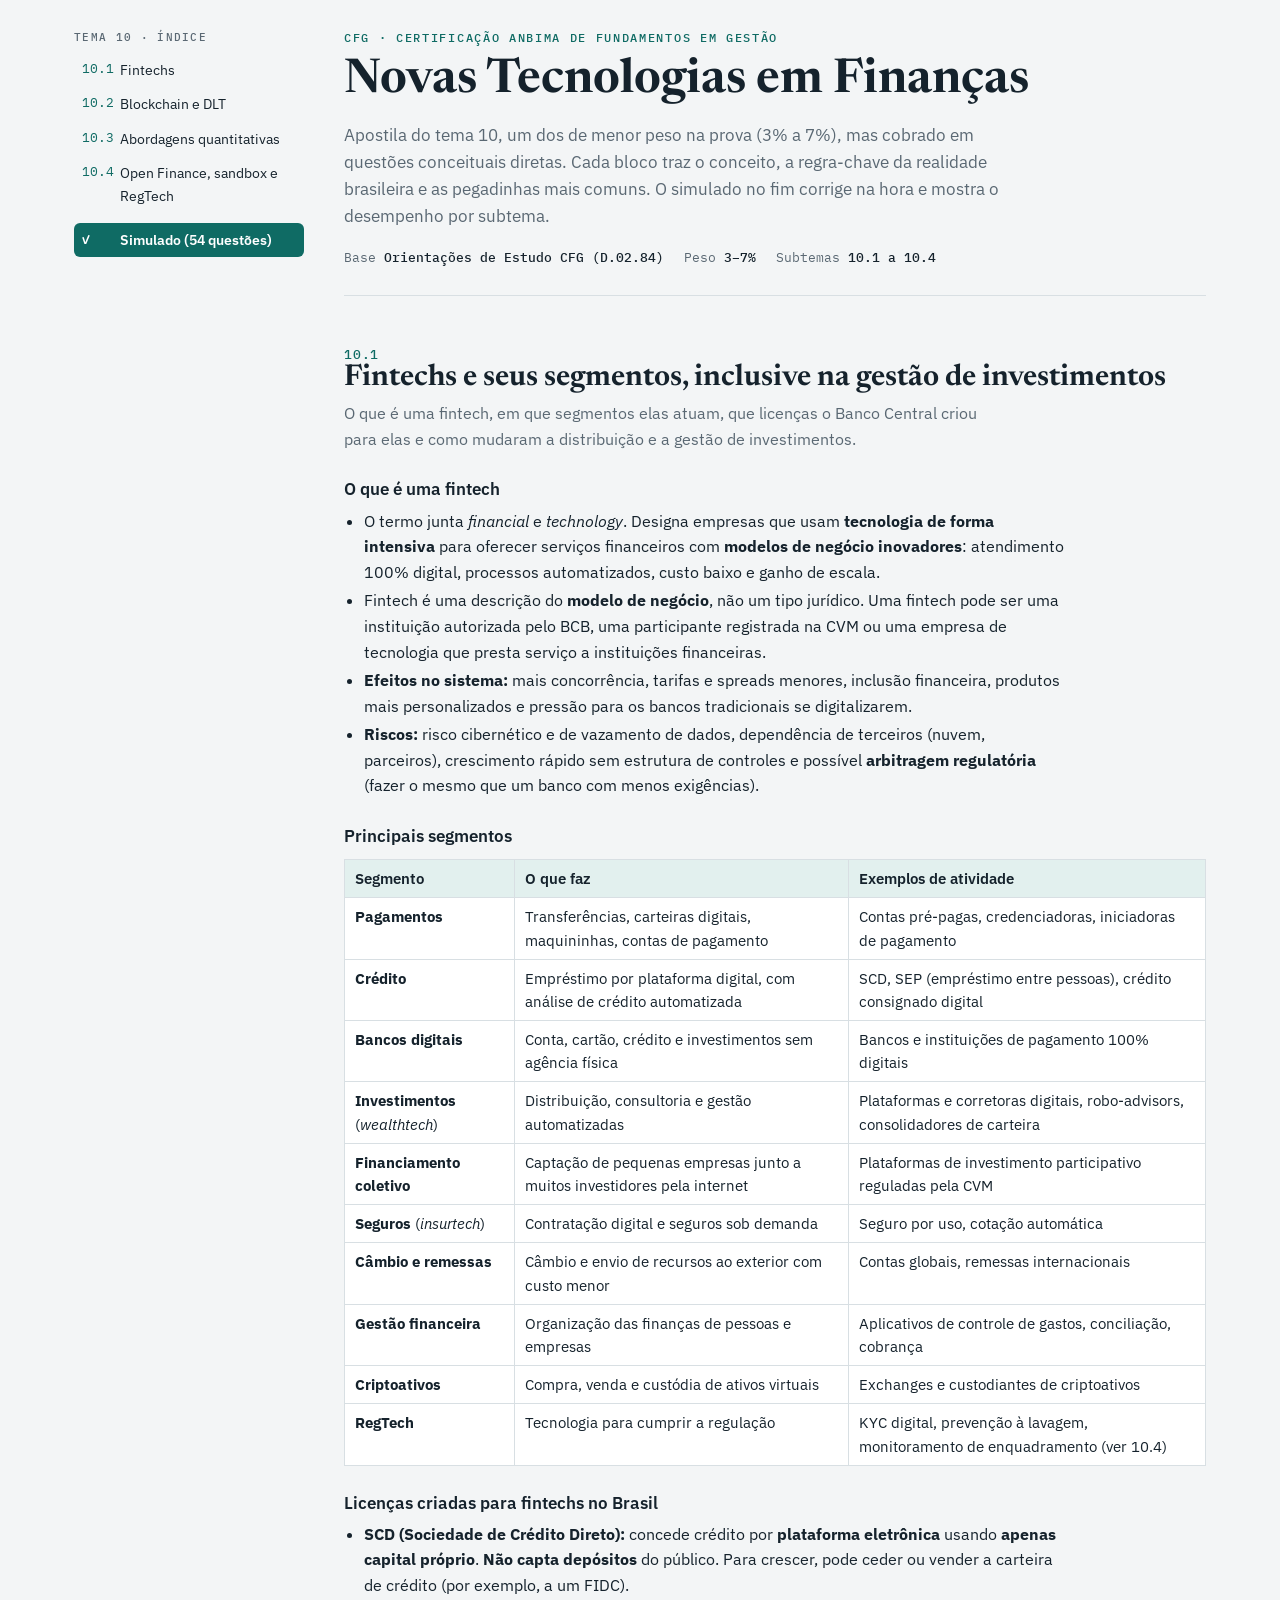
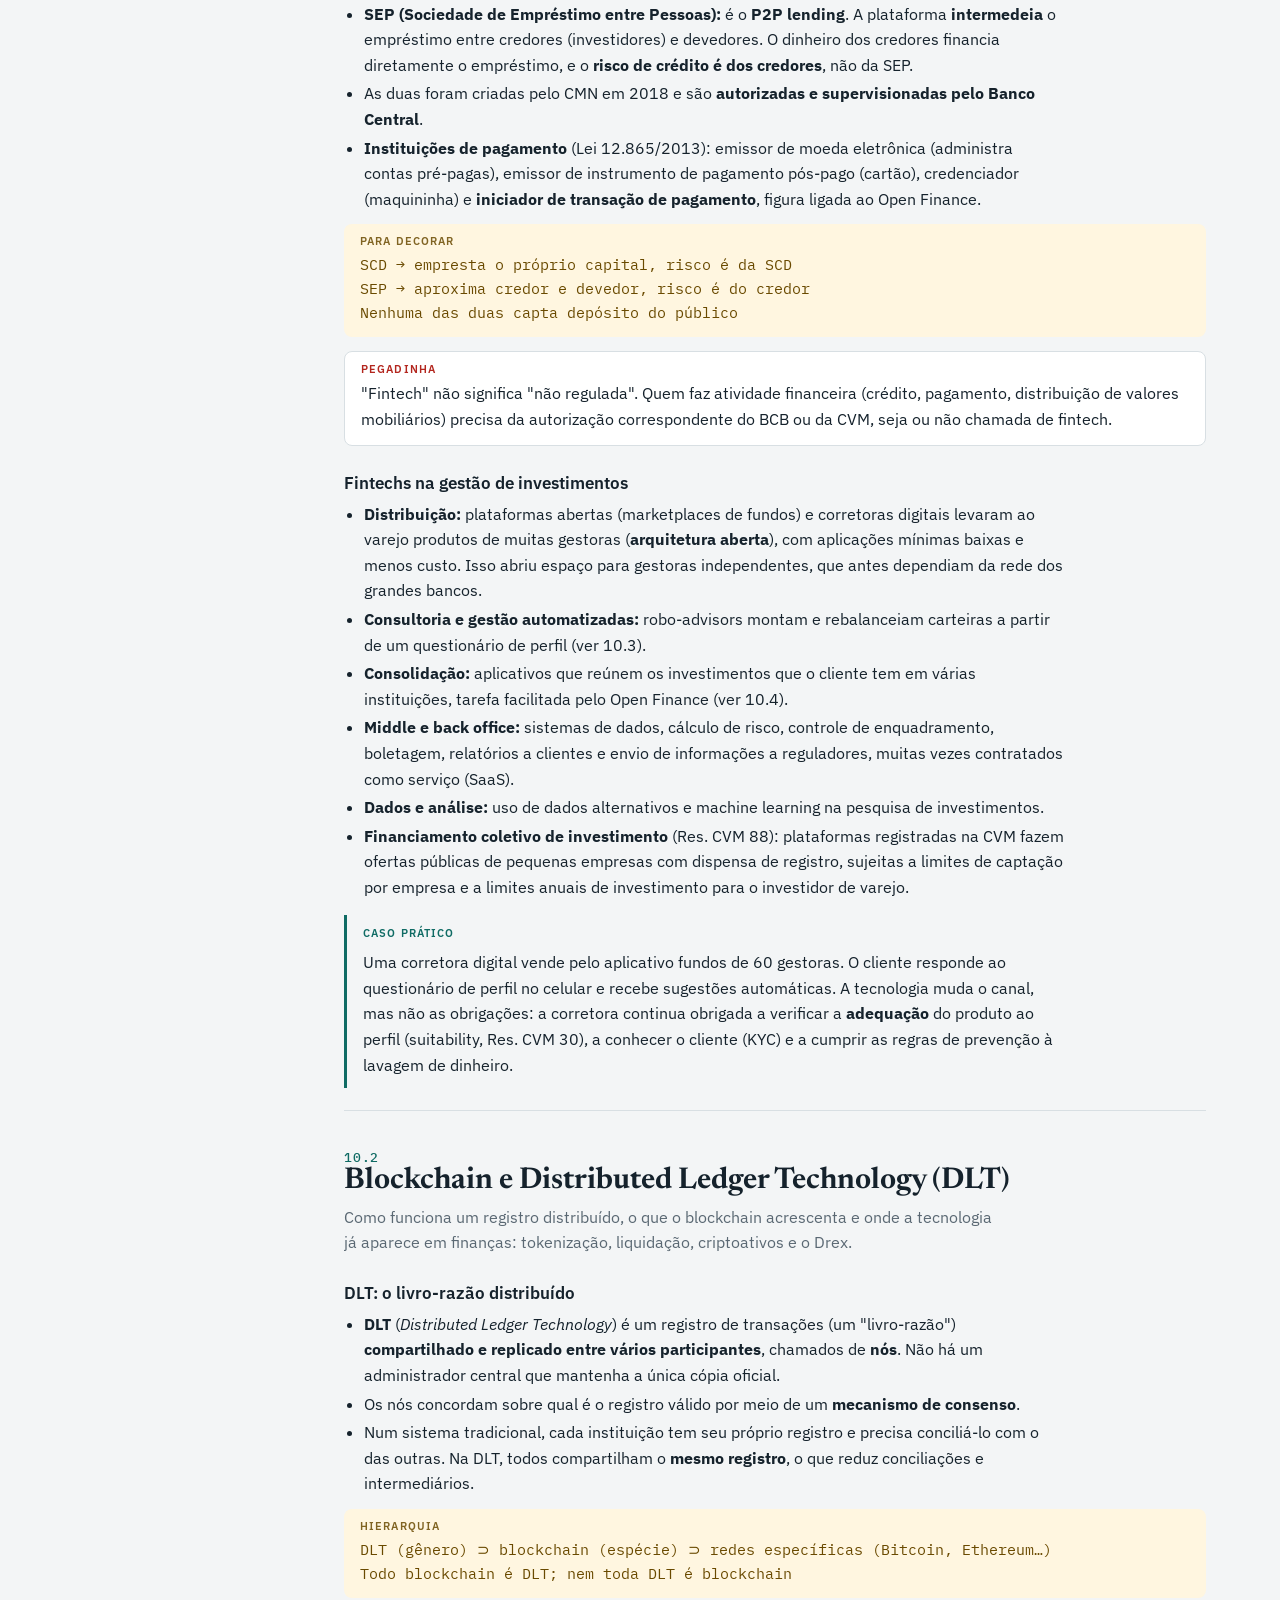
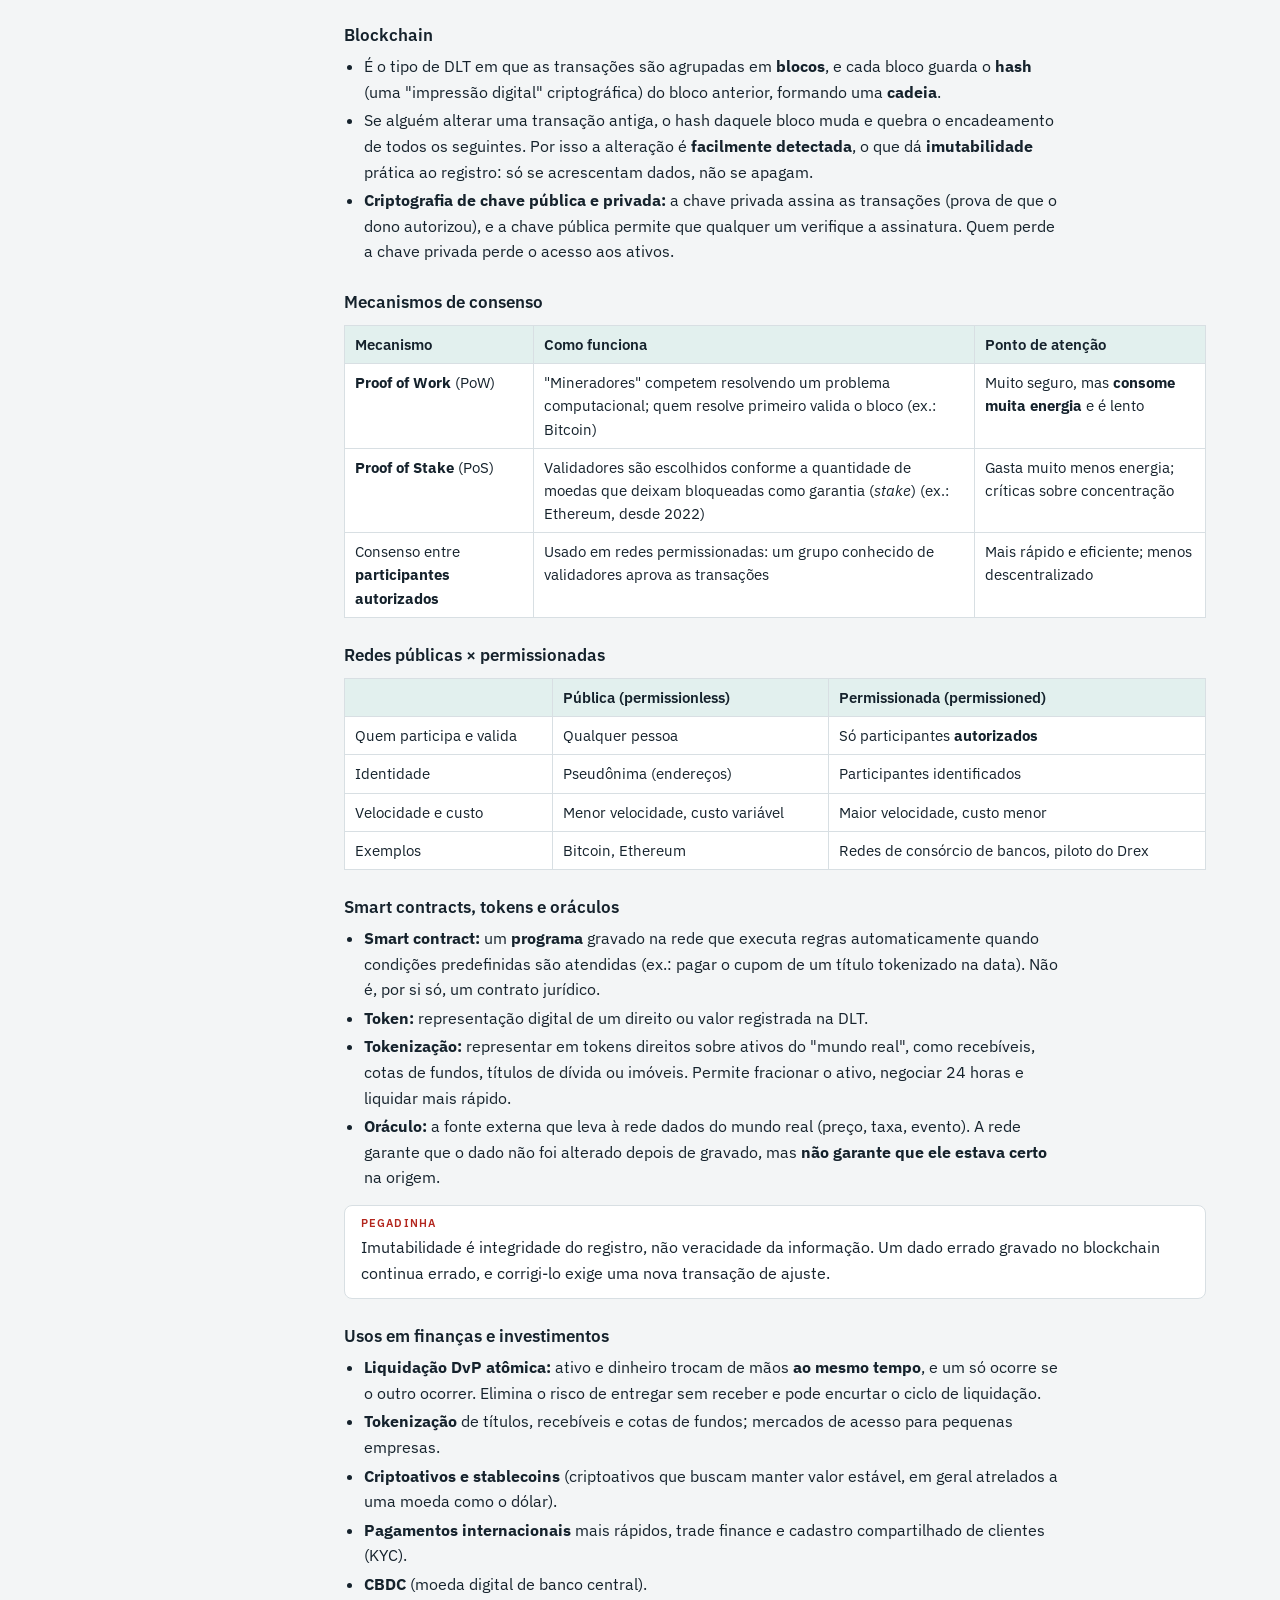
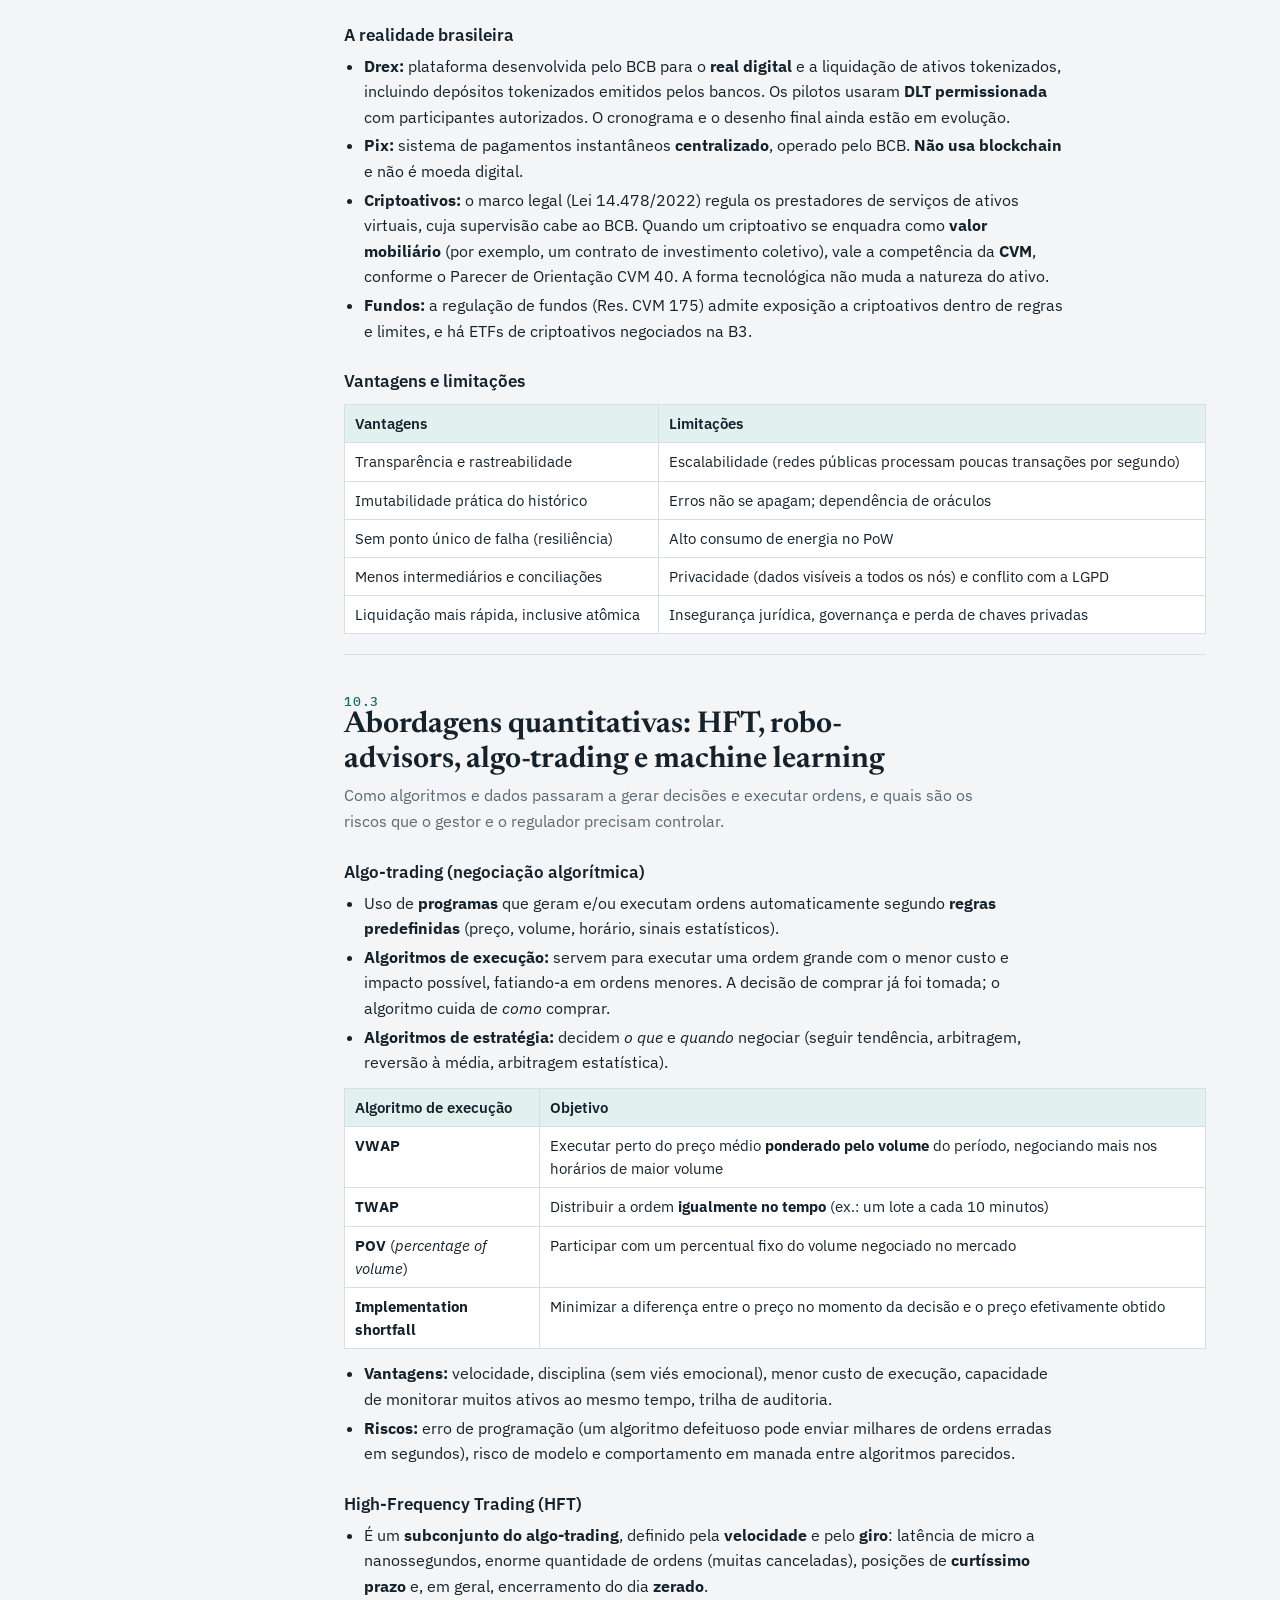
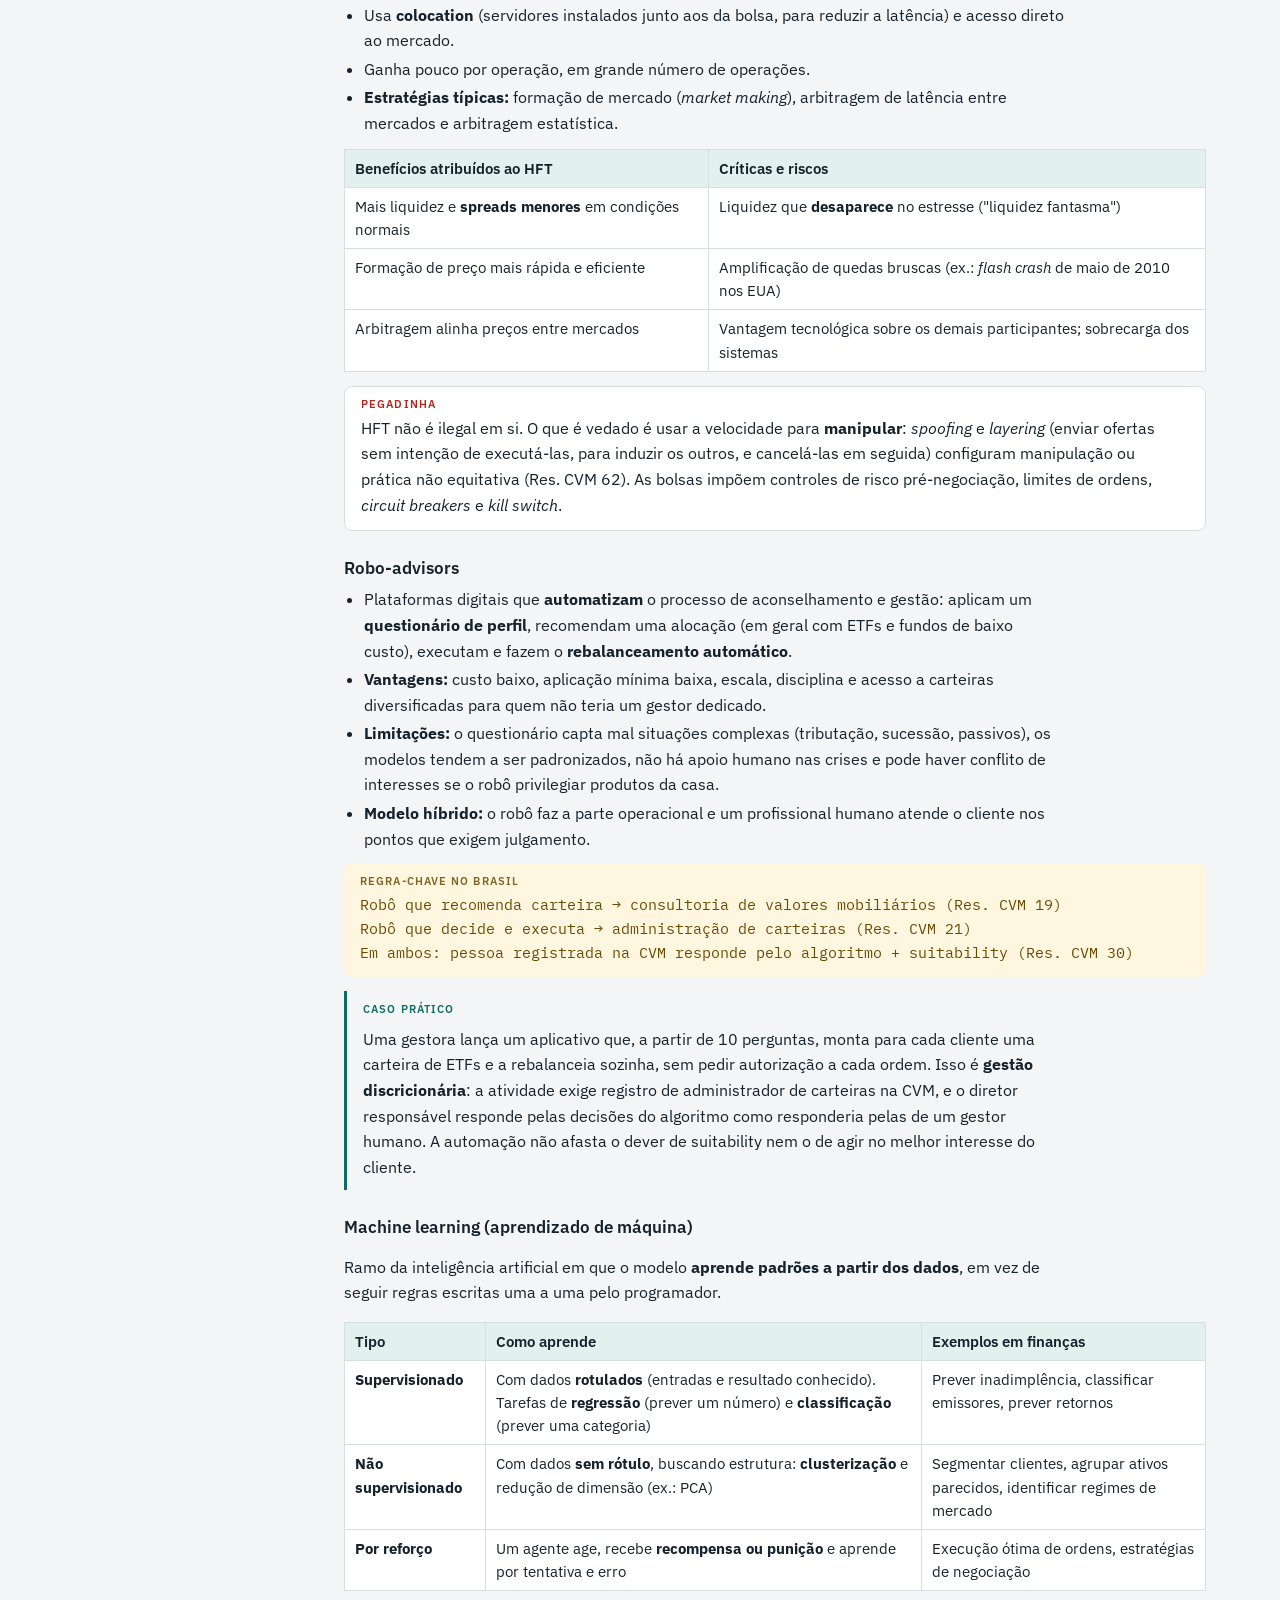
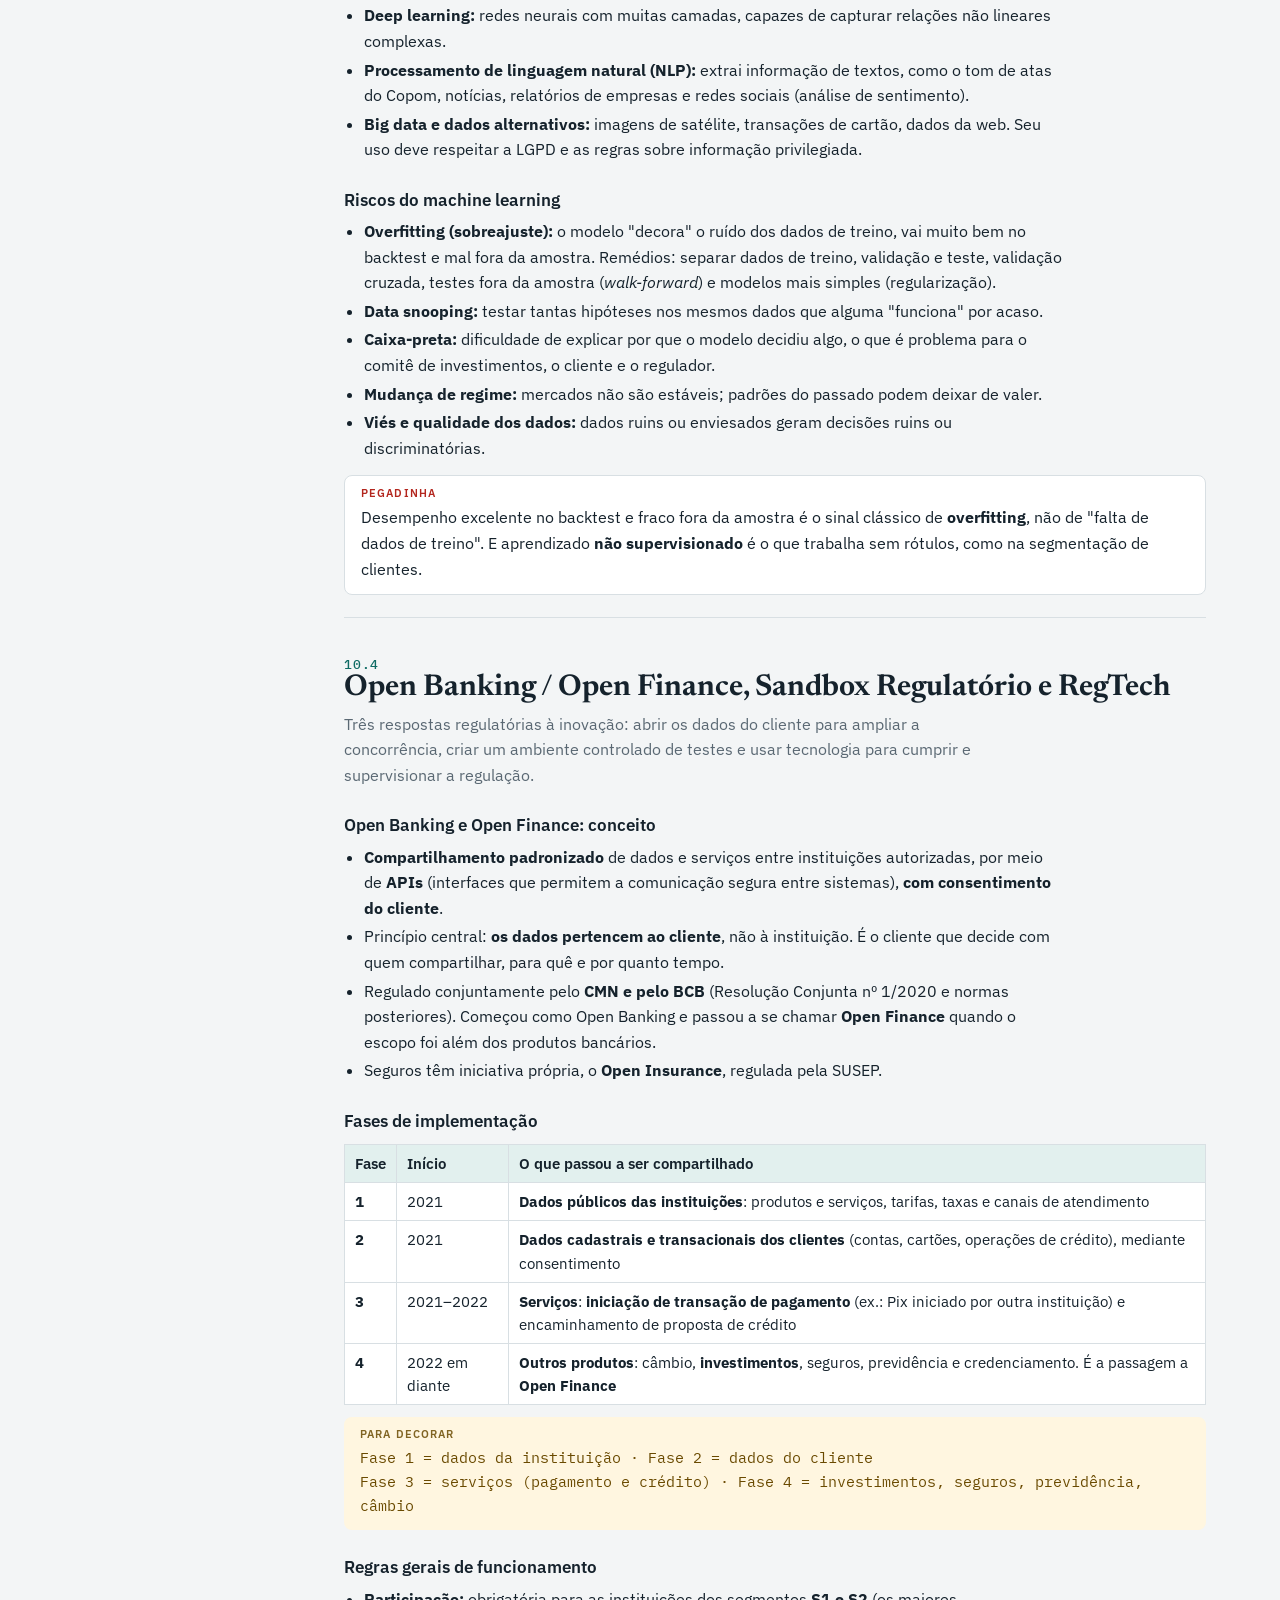
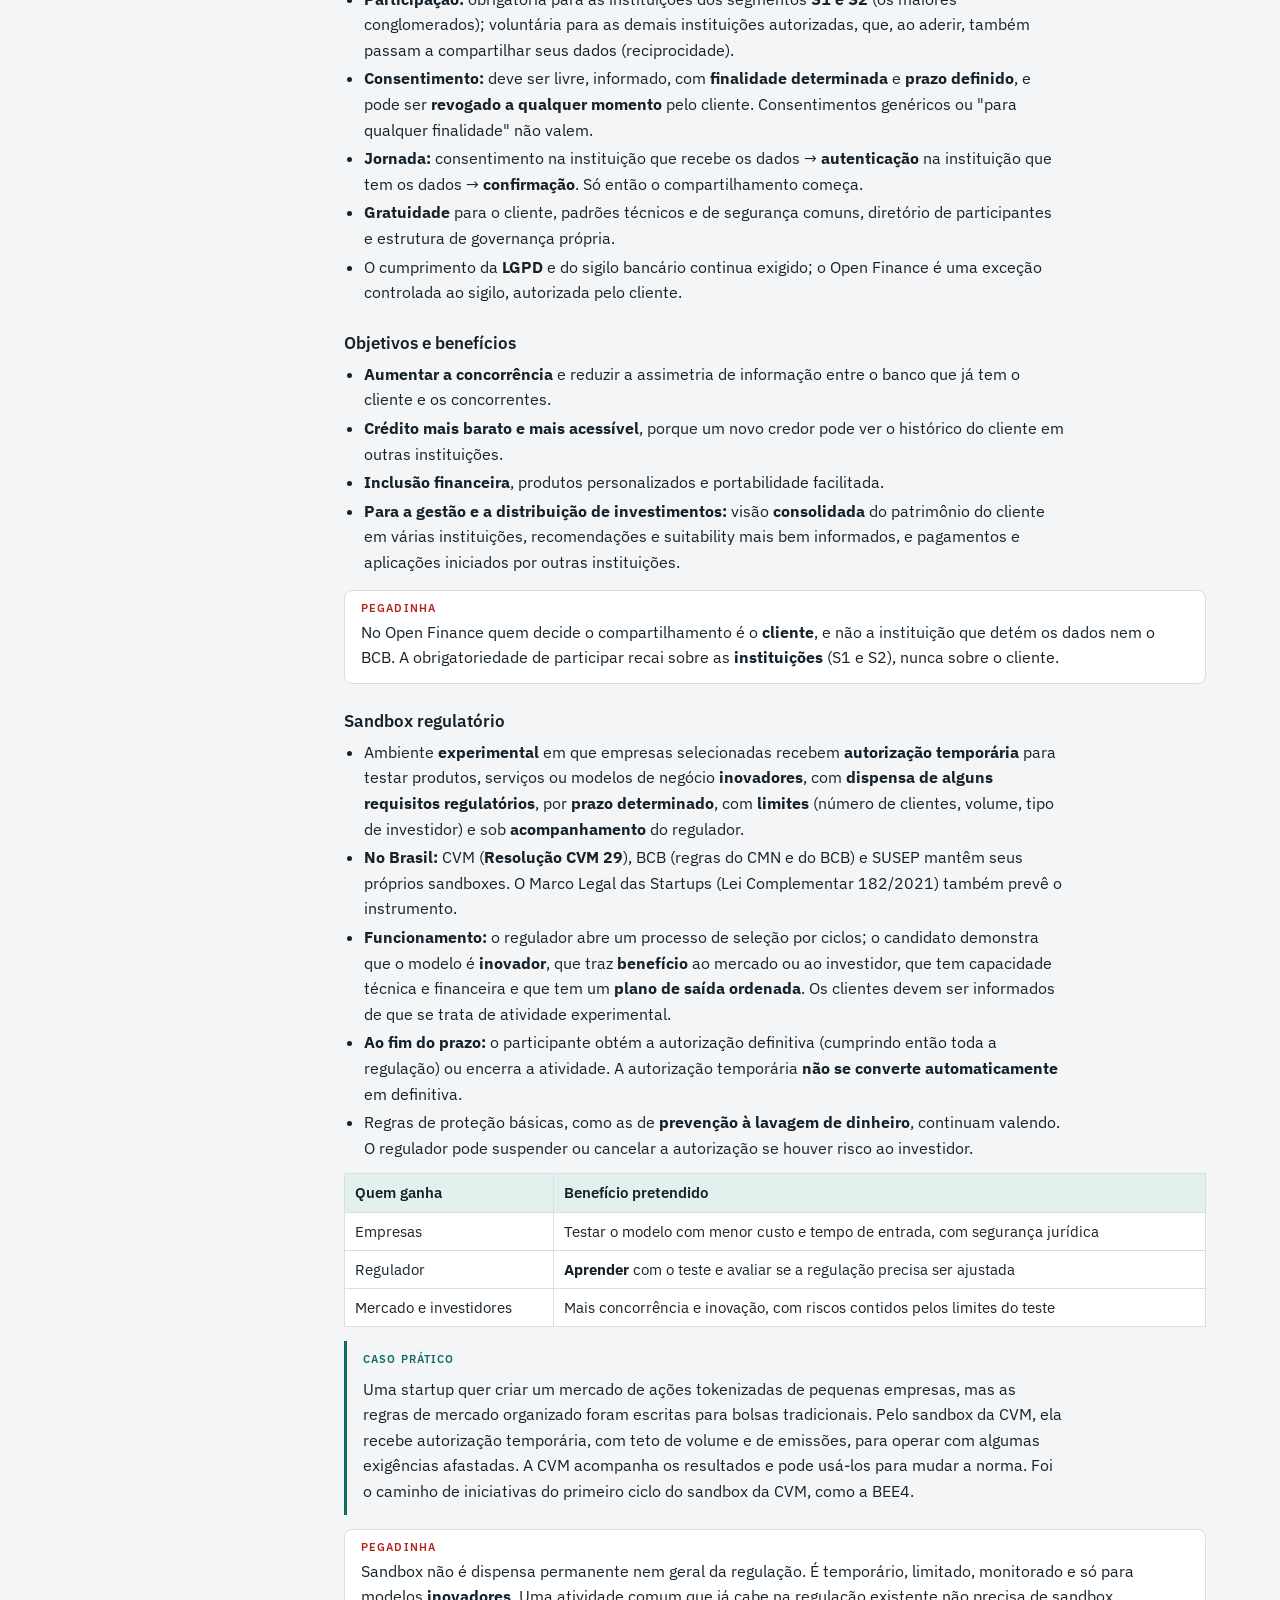
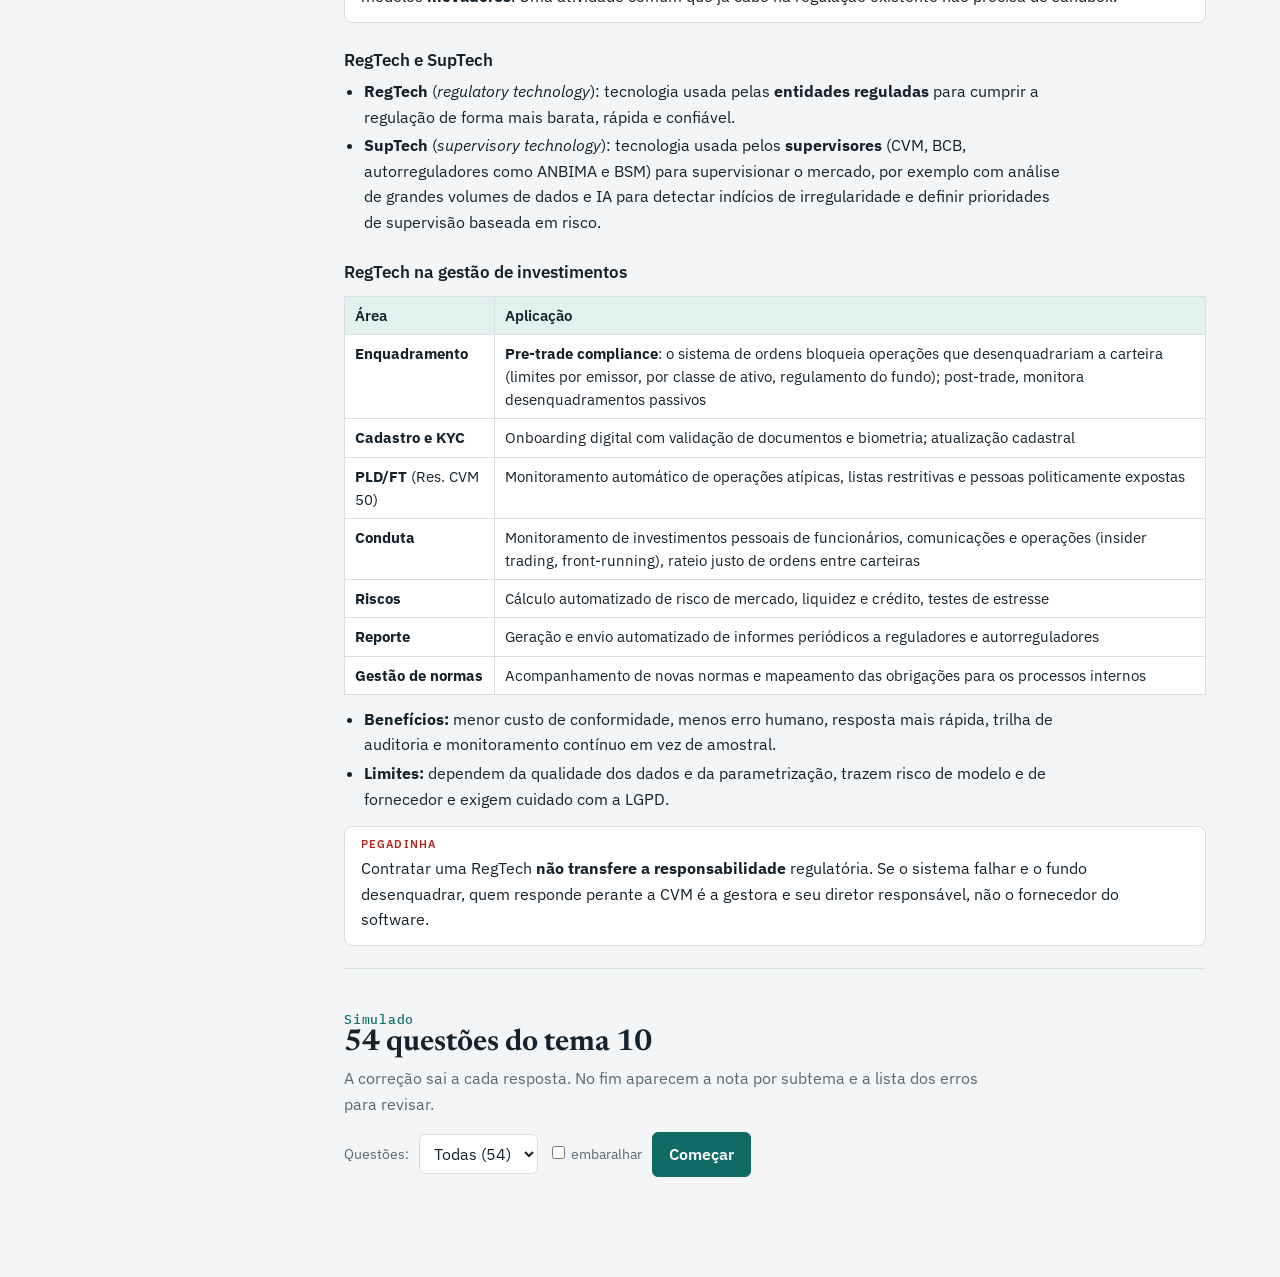
<file: apostilas/html/CFG Tema 10 - Novas Tecnologias em Financas - Apostila e Simulado.html>
<!doctype html>
<html lang="pt-BR">
<head>
<meta charset="utf-8">
<meta name="viewport" content="width=device-width, initial-scale=1">
<title>CFG Tema 10 · Novas Tecnologias em Finanças</title>
<link rel="preconnect" href="https://fonts.googleapis.com">
<link rel="preconnect" href="https://fonts.gstatic.com" crossorigin>
<link rel="stylesheet" href="https://fonts.googleapis.com/css2?family=Newsreader:opsz,wght@6..72,500;6..72,650&family=IBM+Plex+Sans:wght@400;500;600&family=IBM+Plex+Mono:wght@400;500&display=swap">
<style>
/* Layout: apostila em coluna de leitura com índice lateral fixo; simulado no fim como "folha de prova". */
:root{
  --bg:#f3f5f6; --paper:#ffffff; --ink:#15222c; --muted:#5a6873; --line:#d8dfe3;
  --accent:#0f6b64; --accent-soft:#e2f0ee; --formula:#fff6e0; --formula-ink:#6a4a00;
  --ok:#1d7a3e; --ok-soft:#e3f3e8; --bad:#b3261e; --bad-soft:#fbe6e4;
  --f-display:"Newsreader", Georgia, "Times New Roman", serif;
  --f-body:"IBM Plex Sans", system-ui, -apple-system, "Segoe UI", sans-serif;
  --f-mono:"IBM Plex Mono", ui-monospace, Consolas, monospace;
}
@media (prefers-color-scheme: dark){:root:not([data-theme="light"]){
  --bg:#0f171d; --paper:#16212a; --ink:#e4ebef; --muted:#97a6b0; --line:#2a3945;
  --accent:#5cc2b8; --accent-soft:#16332f; --formula:#2c2412; --formula-ink:#f0cf86;
  --ok:#6fd08f; --ok-soft:#173222; --bad:#ff8a80; --bad-soft:#3a1c1a; color-scheme:dark}}
:root[data-theme="dark"]{
  --bg:#0f171d; --paper:#16212a; --ink:#e4ebef; --muted:#97a6b0; --line:#2a3945;
  --accent:#5cc2b8; --accent-soft:#16332f; --formula:#2c2412; --formula-ink:#f0cf86;
  --ok:#6fd08f; --ok-soft:#173222; --bad:#ff8a80; --bad-soft:#3a1c1a; color-scheme:dark}
*{box-sizing:border-box}
body{background:var(--bg);color:var(--ink);font:16px/1.6 var(--f-body);margin:0}
.wrap{display:grid;grid-template-columns:230px minmax(0,1fr);gap:40px;max-width:1180px;margin:0 auto;padding-inline:24px;padding-block:32px 80px}
nav.toc{position:sticky;top:calc(env(safe-area-inset-top,0px) + 20px);align-self:start;font-size:14px}
nav.toc .k{font:500 11px/1 var(--f-mono);letter-spacing:.12em;text-transform:uppercase;color:var(--muted);margin-bottom:10px}
nav.toc a{display:grid;grid-template-columns:34px 1fr;gap:4px;padding:6px 8px;border-radius:6px;color:var(--ink);text-decoration:none}
nav.toc a:hover,nav.toc a:focus-visible{background:var(--accent-soft);outline:none}
nav.toc a span:first-child{font-family:var(--f-mono);color:var(--accent);font-size:13px}
nav.toc a.quiz{margin-top:10px;background:var(--accent);color:var(--paper);font-weight:600}
nav.toc a.quiz span:first-child{color:var(--paper)}
main{min-width:0}
header.hero{padding-bottom:28px;border-bottom:1px solid var(--line);margin-bottom:12px}
.eyebrow{font:500 12px/1 var(--f-mono);letter-spacing:.14em;text-transform:uppercase;color:var(--accent)}
h1{font:650 clamp(32px,5vw,48px)/1.08 var(--f-display);margin:12px 0 14px;text-wrap:balance}
h2{font:650 30px/1.15 var(--f-display);margin:0 0 6px;text-wrap:balance}
h3{font:600 17px/1.3 var(--f-body);margin:26px 0 8px}
.lede{max-width:66ch;color:var(--muted);font-size:17px;margin:0}
.meta{display:flex;flex-wrap:wrap;gap:8px 20px;margin-top:18px;font:13px/1.4 var(--f-mono);color:var(--muted)}
.meta b{color:var(--ink);font-weight:500}
section.topic{padding-block:40px 8px;border-bottom:1px solid var(--line)}
.num{font:500 13px/1 var(--f-mono);color:var(--accent);letter-spacing:.06em}
.why{color:var(--muted);max-width:66ch;margin:0 0 6px}
p,li{max-width:70ch}
ul{padding-left:20px;margin:6px 0}
li{margin:3px 0}
.tbl{overflow-x:auto;margin:12px 0}
table{border-collapse:collapse;width:100%;font-size:14.5px;background:var(--paper)}
th,td{border:1px solid var(--line);padding:7px 10px;text-align:left;vertical-align:top}
th{background:var(--accent-soft);font-weight:600}
td.n{font-family:var(--f-mono);font-variant-numeric:tabular-nums;white-space:nowrap}
.formula{background:var(--formula);color:var(--formula-ink);border-radius:8px;padding:12px 16px;margin:12px 0;font:15px/1.6 var(--f-mono);overflow-x:auto}
.formula .lbl{display:block;font:600 11px/1 var(--f-body);letter-spacing:.1em;text-transform:uppercase;margin-bottom:6px;opacity:.85}
.ex{border-left:3px solid var(--accent);padding:4px 0 4px 16px;margin:14px 0}
.ex .lbl{font:600 11px/1 var(--f-body);letter-spacing:.1em;text-transform:uppercase;color:var(--accent)}
.ex p{margin:6px 0}
.pegadinha{background:var(--paper);border:1px solid var(--line);border-radius:8px;padding:12px 16px;margin:14px 0}
.pegadinha b:first-child{font:600 11px/1 var(--f-body);letter-spacing:.1em;text-transform:uppercase;color:var(--bad);display:block;margin-bottom:6px}
code{font-family:var(--f-mono);font-size:.92em}
/* Simulado */
#simulado{padding-top:44px}
.qbar{display:flex;flex-wrap:wrap;gap:10px;align-items:center;margin:14px 0 20px}
.qbar label{font-size:14px;color:var(--muted)}
select,button{font:inherit}
select{padding:8px 10px;border:1px solid var(--line);border-radius:6px;background:var(--paper);color:var(--ink)}
button{cursor:pointer;border-radius:6px;padding:9px 16px;border:1px solid var(--accent);background:var(--accent);color:var(--paper);font-weight:600}
button.ghost{background:transparent;color:var(--accent)}
button:focus-visible,select:focus-visible,.opt:focus-visible{outline:3px solid var(--accent);outline-offset:2px}
button:disabled{opacity:.45;cursor:default}
.card{background:var(--paper);border:1px solid var(--line);border-radius:10px;padding:22px}
.qhead{display:flex;justify-content:space-between;gap:12px;flex-wrap:wrap;font:13px/1.4 var(--f-mono);color:var(--muted)}
.progress{height:4px;background:var(--line);border-radius:4px;margin:10px 0 18px;overflow:hidden}
.progress i{display:block;height:100%;background:var(--accent);width:0;transition:width .25s}
.qtext{font:600 18px/1.45 var(--f-body);margin:0 0 16px}
.opts{display:grid;gap:8px}
.opt{display:grid;grid-template-columns:28px 1fr;gap:8px;text-align:left;padding:11px 14px;border:1px solid var(--line);border-radius:8px;background:var(--bg);color:var(--ink);font-weight:400}
.opt:hover:not(:disabled){border-color:var(--accent)}
.opt .l{font-family:var(--f-mono);color:var(--muted)}
.opt.ok{background:var(--ok-soft);border-color:var(--ok)}
.opt.bad{background:var(--bad-soft);border-color:var(--bad)}
.opt:disabled{cursor:default;opacity:1}
.fb{margin-top:16px;padding:12px 16px;border-radius:8px;background:var(--accent-soft)}
.fb strong.ok{color:var(--ok)} .fb strong.bad{color:var(--bad)}
.nav2{display:flex;justify-content:space-between;gap:10px;margin-top:18px;flex-wrap:wrap}
.score{font:650 44px/1 var(--f-display)}
.bars{display:grid;gap:8px;margin:18px 0}
.bar{display:grid;grid-template-columns:minmax(0,210px) 1fr 70px;gap:10px;align-items:center;font-size:14px}
.bar .t{height:10px;background:var(--line);border-radius:5px;overflow:hidden}
.bar .t i{display:block;height:100%;background:var(--accent)}
.bar .v{font-family:var(--f-mono);font-variant-numeric:tabular-nums;text-align:right}
.hint{font-size:13px;color:var(--muted)}
@media (max-width:860px){
  .wrap{grid-template-columns:1fr;gap:12px;padding-inline:16px}
  nav.toc{position:static;display:flex;flex-wrap:wrap;gap:4px}
  nav.toc .k{width:100%}
  nav.toc a{grid-template-columns:auto 1fr;padding:5px 8px;border:1px solid var(--line)}
  .bar{grid-template-columns:1fr 60px}
  .bar .t{grid-column:1/-1;order:3}
}
@media (prefers-reduced-motion:reduce){.progress i{transition:none}}

@media print{
  body{background:#fff;color:#000;font-size:11pt}
  .wrap{display:block;max-width:none;padding:0}
  nav.toc{display:none}
  section.topic{break-inside:auto;padding-block:18px 4px}
  h2,h3{break-after:avoid}
  table,.formula,.ex,.pegadinha{break-inside:avoid}
  .formula{background:#f6f1e2;color:#000}
  th{background:#e8eef0}
}
</style>
</head>
<body>
<div class="wrap">
<nav class="toc" aria-label="Índice">
  <div class="k">Tema 10 · índice</div>
  <a href="#t101"><span>10.1</span><span>Fintechs</span></a>
  <a href="#t102"><span>10.2</span><span>Blockchain e DLT</span></a>
  <a href="#t103"><span>10.3</span><span>Abordagens quantitativas</span></a>
  <a href="#t104"><span>10.4</span><span>Open Finance, sandbox e RegTech</span></a>
  <a href="#simulado" class="quiz"><span>✓</span><span>Simulado (54 questões)</span></a>
</nav>

<main>
<header class="hero">
  <div class="eyebrow">CFG · Certificação ANBIMA de Fundamentos em Gestão</div>
  <h1>Novas Tecnologias em Finanças</h1>
  <p class="lede">Apostila do tema 10, um dos de menor peso na prova (3% a 7%), mas cobrado em questões conceituais diretas. Cada bloco traz o conceito, a regra-chave da realidade brasileira e as pegadinhas mais comuns. O simulado no fim corrige na hora e mostra o desempenho por subtema.</p>
  <div class="meta"><span>Base <b>Orientações de Estudo CFG (D.02.84)</b></span><span>Peso <b>3–7%</b></span><span>Subtemas <b>10.1 a 10.4</b></span></div>
</header>

<!-- 10.1 -->
<section class="topic" id="t101">
  <div class="num">10.1</div>
  <h2>Fintechs e seus segmentos, inclusive na gestão de investimentos</h2>
  <p class="why">O que é uma fintech, em que segmentos elas atuam, que licenças o Banco Central criou para elas e como mudaram a distribuição e a gestão de investimentos.</p>

  <h3>O que é uma fintech</h3>
  <ul>
    <li>O termo junta <i>financial</i> e <i>technology</i>. Designa empresas que usam <b>tecnologia de forma intensiva</b> para oferecer serviços financeiros com <b>modelos de negócio inovadores</b>: atendimento 100% digital, processos automatizados, custo baixo e ganho de escala.</li>
    <li>Fintech é uma descrição do <b>modelo de negócio</b>, não um tipo jurídico. Uma fintech pode ser uma instituição autorizada pelo BCB, uma participante registrada na CVM ou uma empresa de tecnologia que presta serviço a instituições financeiras.</li>
    <li><b>Efeitos no sistema:</b> mais concorrência, tarifas e spreads menores, inclusão financeira, produtos mais personalizados e pressão para os bancos tradicionais se digitalizarem.</li>
    <li><b>Riscos:</b> risco cibernético e de vazamento de dados, dependência de terceiros (nuvem, parceiros), crescimento rápido sem estrutura de controles e possível <b>arbitragem regulatória</b> (fazer o mesmo que um banco com menos exigências).</li>
  </ul>

  <h3>Principais segmentos</h3>
  <div class="tbl"><table>
    <tr><th>Segmento</th><th>O que faz</th><th>Exemplos de atividade</th></tr>
    <tr><td><b>Pagamentos</b></td><td>Transferências, carteiras digitais, maquininhas, contas de pagamento</td><td>Contas pré-pagas, credenciadoras, iniciadoras de pagamento</td></tr>
    <tr><td><b>Crédito</b></td><td>Empréstimo por plataforma digital, com análise de crédito automatizada</td><td>SCD, SEP (empréstimo entre pessoas), crédito consignado digital</td></tr>
    <tr><td><b>Bancos digitais</b></td><td>Conta, cartão, crédito e investimentos sem agência física</td><td>Bancos e instituições de pagamento 100% digitais</td></tr>
    <tr><td><b>Investimentos</b> (<i>wealthtech</i>)</td><td>Distribuição, consultoria e gestão automatizadas</td><td>Plataformas e corretoras digitais, robo-advisors, consolidadores de carteira</td></tr>
    <tr><td><b>Financiamento coletivo</b></td><td>Captação de pequenas empresas junto a muitos investidores pela internet</td><td>Plataformas de investimento participativo reguladas pela CVM</td></tr>
    <tr><td><b>Seguros</b> (<i>insurtech</i>)</td><td>Contratação digital e seguros sob demanda</td><td>Seguro por uso, cotação automática</td></tr>
    <tr><td><b>Câmbio e remessas</b></td><td>Câmbio e envio de recursos ao exterior com custo menor</td><td>Contas globais, remessas internacionais</td></tr>
    <tr><td><b>Gestão financeira</b></td><td>Organização das finanças de pessoas e empresas</td><td>Aplicativos de controle de gastos, conciliação, cobrança</td></tr>
    <tr><td><b>Criptoativos</b></td><td>Compra, venda e custódia de ativos virtuais</td><td>Exchanges e custodiantes de criptoativos</td></tr>
    <tr><td><b>RegTech</b></td><td>Tecnologia para cumprir a regulação</td><td>KYC digital, prevenção à lavagem, monitoramento de enquadramento (ver 10.4)</td></tr>
  </table></div>

  <h3>Licenças criadas para fintechs no Brasil</h3>
  <ul>
    <li><b>SCD (Sociedade de Crédito Direto):</b> concede crédito por <b>plataforma eletrônica</b> usando <b>apenas capital próprio</b>. <b>Não capta depósitos</b> do público. Para crescer, pode ceder ou vender a carteira de crédito (por exemplo, a um FIDC).</li>
    <li><b>SEP (Sociedade de Empréstimo entre Pessoas):</b> é o <b>P2P lending</b>. A plataforma <b>intermedeia</b> o empréstimo entre credores (investidores) e devedores. O dinheiro dos credores financia diretamente o empréstimo, e o <b>risco de crédito é dos credores</b>, não da SEP.</li>
    <li>As duas foram criadas pelo CMN em 2018 e são <b>autorizadas e supervisionadas pelo Banco Central</b>.</li>
    <li><b>Instituições de pagamento</b> (Lei 12.865/2013): emissor de moeda eletrônica (administra contas pré-pagas), emissor de instrumento de pagamento pós-pago (cartão), credenciador (maquininha) e <b>iniciador de transação de pagamento</b>, figura ligada ao Open Finance.</li>
  </ul>
  <div class="formula"><span class="lbl">Para decorar</span>SCD → empresta o próprio capital, risco é da SCD<br>SEP → aproxima credor e devedor, risco é do credor<br>Nenhuma das duas capta depósito do público</div>
  <div class="pegadinha"><b>Pegadinha</b>"Fintech" não significa "não regulada". Quem faz atividade financeira (crédito, pagamento, distribuição de valores mobiliários) precisa da autorização correspondente do BCB ou da CVM, seja ou não chamada de fintech.</div>

  <h3>Fintechs na gestão de investimentos</h3>
  <ul>
    <li><b>Distribuição:</b> plataformas abertas (marketplaces de fundos) e corretoras digitais levaram ao varejo produtos de muitas gestoras (<b>arquitetura aberta</b>), com aplicações mínimas baixas e menos custo. Isso abriu espaço para gestoras independentes, que antes dependiam da rede dos grandes bancos.</li>
    <li><b>Consultoria e gestão automatizadas:</b> robo-advisors montam e rebalanceiam carteiras a partir de um questionário de perfil (ver 10.3).</li>
    <li><b>Consolidação:</b> aplicativos que reúnem os investimentos que o cliente tem em várias instituições, tarefa facilitada pelo Open Finance (ver 10.4).</li>
    <li><b>Middle e back office:</b> sistemas de dados, cálculo de risco, controle de enquadramento, boletagem, relatórios a clientes e envio de informações a reguladores, muitas vezes contratados como serviço (SaaS).</li>
    <li><b>Dados e análise:</b> uso de dados alternativos e machine learning na pesquisa de investimentos.</li>
    <li><b>Financiamento coletivo de investimento</b> (Res. CVM 88): plataformas registradas na CVM fazem ofertas públicas de pequenas empresas com dispensa de registro, sujeitas a limites de captação por empresa e a limites anuais de investimento para o investidor de varejo.</li>
  </ul>
  <div class="ex"><span class="lbl">Caso prático</span>
    <p>Uma corretora digital vende pelo aplicativo fundos de 60 gestoras. O cliente responde ao questionário de perfil no celular e recebe sugestões automáticas. A tecnologia muda o canal, mas não as obrigações: a corretora continua obrigada a verificar a <b>adequação</b> do produto ao perfil (suitability, Res. CVM 30), a conhecer o cliente (KYC) e a cumprir as regras de prevenção à lavagem de dinheiro.</p>
  </div>
</section>

<!-- 10.2 -->
<section class="topic" id="t102">
  <div class="num">10.2</div>
  <h2>Blockchain e Distributed Ledger Technology (DLT)</h2>
  <p class="why">Como funciona um registro distribuído, o que o blockchain acrescenta e onde a tecnologia já aparece em finanças: tokenização, liquidação, criptoativos e o Drex.</p>

  <h3>DLT: o livro-razão distribuído</h3>
  <ul>
    <li><b>DLT</b> (<i>Distributed Ledger Technology</i>) é um registro de transações (um "livro-razão") <b>compartilhado e replicado entre vários participantes</b>, chamados de <b>nós</b>. Não há um administrador central que mantenha a única cópia oficial.</li>
    <li>Os nós concordam sobre qual é o registro válido por meio de um <b>mecanismo de consenso</b>.</li>
    <li>Num sistema tradicional, cada instituição tem seu próprio registro e precisa conciliá-lo com o das outras. Na DLT, todos compartilham o <b>mesmo registro</b>, o que reduz conciliações e intermediários.</li>
  </ul>
  <div class="formula"><span class="lbl">Hierarquia</span>DLT (gênero) ⊃ blockchain (espécie) ⊃ redes específicas (Bitcoin, Ethereum…)<br>Todo blockchain é DLT; nem toda DLT é blockchain</div>

  <h3>Blockchain</h3>
  <ul>
    <li>É o tipo de DLT em que as transações são agrupadas em <b>blocos</b>, e cada bloco guarda o <b>hash</b> (uma "impressão digital" criptográfica) do bloco anterior, formando uma <b>cadeia</b>.</li>
    <li>Se alguém alterar uma transação antiga, o hash daquele bloco muda e quebra o encadeamento de todos os seguintes. Por isso a alteração é <b>facilmente detectada</b>, o que dá <b>imutabilidade</b> prática ao registro: só se acrescentam dados, não se apagam.</li>
    <li><b>Criptografia de chave pública e privada:</b> a chave privada assina as transações (prova de que o dono autorizou), e a chave pública permite que qualquer um verifique a assinatura. Quem perde a chave privada perde o acesso aos ativos.</li>
  </ul>

  <h3>Mecanismos de consenso</h3>
  <div class="tbl"><table>
    <tr><th>Mecanismo</th><th>Como funciona</th><th>Ponto de atenção</th></tr>
    <tr><td><b>Proof of Work</b> (PoW)</td><td>"Mineradores" competem resolvendo um problema computacional; quem resolve primeiro valida o bloco (ex.: Bitcoin)</td><td>Muito seguro, mas <b>consome muita energia</b> e é lento</td></tr>
    <tr><td><b>Proof of Stake</b> (PoS)</td><td>Validadores são escolhidos conforme a quantidade de moedas que deixam bloqueadas como garantia (<i>stake</i>) (ex.: Ethereum, desde 2022)</td><td>Gasta muito menos energia; críticas sobre concentração</td></tr>
    <tr><td>Consenso entre <b>participantes autorizados</b></td><td>Usado em redes permissionadas: um grupo conhecido de validadores aprova as transações</td><td>Mais rápido e eficiente; menos descentralizado</td></tr>
  </table></div>

  <h3>Redes públicas × permissionadas</h3>
  <div class="tbl"><table>
    <tr><th></th><th>Pública (permissionless)</th><th>Permissionada (permissioned)</th></tr>
    <tr><td>Quem participa e valida</td><td>Qualquer pessoa</td><td>Só participantes <b>autorizados</b></td></tr>
    <tr><td>Identidade</td><td>Pseudônima (endereços)</td><td>Participantes identificados</td></tr>
    <tr><td>Velocidade e custo</td><td>Menor velocidade, custo variável</td><td>Maior velocidade, custo menor</td></tr>
    <tr><td>Exemplos</td><td>Bitcoin, Ethereum</td><td>Redes de consórcio de bancos, piloto do Drex</td></tr>
  </table></div>

  <h3>Smart contracts, tokens e oráculos</h3>
  <ul>
    <li><b>Smart contract:</b> um <b>programa</b> gravado na rede que executa regras automaticamente quando condições predefinidas são atendidas (ex.: pagar o cupom de um título tokenizado na data). Não é, por si só, um contrato jurídico.</li>
    <li><b>Token:</b> representação digital de um direito ou valor registrada na DLT.</li>
    <li><b>Tokenização:</b> representar em tokens direitos sobre ativos do "mundo real", como recebíveis, cotas de fundos, títulos de dívida ou imóveis. Permite fracionar o ativo, negociar 24 horas e liquidar mais rápido.</li>
    <li><b>Oráculo:</b> a fonte externa que leva à rede dados do mundo real (preço, taxa, evento). A rede garante que o dado não foi alterado depois de gravado, mas <b>não garante que ele estava certo</b> na origem.</li>
  </ul>
  <div class="pegadinha"><b>Pegadinha</b>Imutabilidade é integridade do registro, não veracidade da informação. Um dado errado gravado no blockchain continua errado, e corrigi-lo exige uma nova transação de ajuste.</div>

  <h3>Usos em finanças e investimentos</h3>
  <ul>
    <li><b>Liquidação DvP atômica:</b> ativo e dinheiro trocam de mãos <b>ao mesmo tempo</b>, e um só ocorre se o outro ocorrer. Elimina o risco de entregar sem receber e pode encurtar o ciclo de liquidação.</li>
    <li><b>Tokenização</b> de títulos, recebíveis e cotas de fundos; mercados de acesso para pequenas empresas.</li>
    <li><b>Criptoativos e stablecoins</b> (criptoativos que buscam manter valor estável, em geral atrelados a uma moeda como o dólar).</li>
    <li><b>Pagamentos internacionais</b> mais rápidos, trade finance e cadastro compartilhado de clientes (KYC).</li>
    <li><b>CBDC</b> (moeda digital de banco central).</li>
  </ul>
  <h3>A realidade brasileira</h3>
  <ul>
    <li><b>Drex:</b> plataforma desenvolvida pelo BCB para o <b>real digital</b> e a liquidação de ativos tokenizados, incluindo depósitos tokenizados emitidos pelos bancos. Os pilotos usaram <b>DLT permissionada</b> com participantes autorizados. O cronograma e o desenho final ainda estão em evolução.</li>
    <li><b>Pix:</b> sistema de pagamentos instantâneos <b>centralizado</b>, operado pelo BCB. <b>Não usa blockchain</b> e não é moeda digital.</li>
    <li><b>Criptoativos:</b> o marco legal (Lei 14.478/2022) regula os prestadores de serviços de ativos virtuais, cuja supervisão cabe ao BCB. Quando um criptoativo se enquadra como <b>valor mobiliário</b> (por exemplo, um contrato de investimento coletivo), vale a competência da <b>CVM</b>, conforme o Parecer de Orientação CVM 40. A forma tecnológica não muda a natureza do ativo.</li>
    <li><b>Fundos:</b> a regulação de fundos (Res. CVM 175) admite exposição a criptoativos dentro de regras e limites, e há ETFs de criptoativos negociados na B3.</li>
  </ul>

  <h3>Vantagens e limitações</h3>
  <div class="tbl"><table>
    <tr><th>Vantagens</th><th>Limitações</th></tr>
    <tr><td>Transparência e rastreabilidade</td><td>Escalabilidade (redes públicas processam poucas transações por segundo)</td></tr>
    <tr><td>Imutabilidade prática do histórico</td><td>Erros não se apagam; dependência de oráculos</td></tr>
    <tr><td>Sem ponto único de falha (resiliência)</td><td>Alto consumo de energia no PoW</td></tr>
    <tr><td>Menos intermediários e conciliações</td><td>Privacidade (dados visíveis a todos os nós) e conflito com a LGPD</td></tr>
    <tr><td>Liquidação mais rápida, inclusive atômica</td><td>Insegurança jurídica, governança e perda de chaves privadas</td></tr>
  </table></div>
</section>

<!-- 10.3 -->
<section class="topic" id="t103">
  <div class="num">10.3</div>
  <h2>Abordagens quantitativas: HFT, robo-advisors, algo-trading e machine learning</h2>
  <p class="why">Como algoritmos e dados passaram a gerar decisões e executar ordens, e quais são os riscos que o gestor e o regulador precisam controlar.</p>

  <h3>Algo-trading (negociação algorítmica)</h3>
  <ul>
    <li>Uso de <b>programas</b> que geram e/ou executam ordens automaticamente segundo <b>regras predefinidas</b> (preço, volume, horário, sinais estatísticos).</li>
    <li><b>Algoritmos de execução:</b> servem para executar uma ordem grande com o menor custo e impacto possível, fatiando-a em ordens menores. A decisão de comprar já foi tomada; o algoritmo cuida de <i>como</i> comprar.</li>
    <li><b>Algoritmos de estratégia:</b> decidem <i>o que</i> e <i>quando</i> negociar (seguir tendência, arbitragem, reversão à média, arbitragem estatística).</li>
  </ul>
  <div class="tbl"><table>
    <tr><th>Algoritmo de execução</th><th>Objetivo</th></tr>
    <tr><td><b>VWAP</b></td><td>Executar perto do preço médio <b>ponderado pelo volume</b> do período, negociando mais nos horários de maior volume</td></tr>
    <tr><td><b>TWAP</b></td><td>Distribuir a ordem <b>igualmente no tempo</b> (ex.: um lote a cada 10 minutos)</td></tr>
    <tr><td><b>POV</b> (<i>percentage of volume</i>)</td><td>Participar com um percentual fixo do volume negociado no mercado</td></tr>
    <tr><td><b>Implementation shortfall</b></td><td>Minimizar a diferença entre o preço no momento da decisão e o preço efetivamente obtido</td></tr>
  </table></div>
  <ul>
    <li><b>Vantagens:</b> velocidade, disciplina (sem viés emocional), menor custo de execução, capacidade de monitorar muitos ativos ao mesmo tempo, trilha de auditoria.</li>
    <li><b>Riscos:</b> erro de programação (um algoritmo defeituoso pode enviar milhares de ordens erradas em segundos), risco de modelo e comportamento em manada entre algoritmos parecidos.</li>
  </ul>

  <h3>High-Frequency Trading (HFT)</h3>
  <ul>
    <li>É um <b>subconjunto do algo-trading</b>, definido pela <b>velocidade</b> e pelo <b>giro</b>: latência de micro a nanossegundos, enorme quantidade de ordens (muitas canceladas), posições de <b>curtíssimo prazo</b> e, em geral, encerramento do dia <b>zerado</b>.</li>
    <li>Usa <b>colocation</b> (servidores instalados junto aos da bolsa, para reduzir a latência) e acesso direto ao mercado.</li>
    <li>Ganha pouco por operação, em grande número de operações.</li>
    <li><b>Estratégias típicas:</b> formação de mercado (<i>market making</i>), arbitragem de latência entre mercados e arbitragem estatística.</li>
  </ul>
  <div class="tbl"><table>
    <tr><th>Benefícios atribuídos ao HFT</th><th>Críticas e riscos</th></tr>
    <tr><td>Mais liquidez e <b>spreads menores</b> em condições normais</td><td>Liquidez que <b>desaparece</b> no estresse ("liquidez fantasma")</td></tr>
    <tr><td>Formação de preço mais rápida e eficiente</td><td>Amplificação de quedas bruscas (ex.: <i>flash crash</i> de maio de 2010 nos EUA)</td></tr>
    <tr><td>Arbitragem alinha preços entre mercados</td><td>Vantagem tecnológica sobre os demais participantes; sobrecarga dos sistemas</td></tr>
  </table></div>
  <div class="pegadinha"><b>Pegadinha</b>HFT não é ilegal em si. O que é vedado é usar a velocidade para <b>manipular</b>: <i>spoofing</i> e <i>layering</i> (enviar ofertas sem intenção de executá-las, para induzir os outros, e cancelá-las em seguida) configuram manipulação ou prática não equitativa (Res. CVM 62). As bolsas impõem controles de risco pré-negociação, limites de ordens, <i>circuit breakers</i> e <i>kill switch</i>.</div>

  <h3>Robo-advisors</h3>
  <ul>
    <li>Plataformas digitais que <b>automatizam</b> o processo de aconselhamento e gestão: aplicam um <b>questionário de perfil</b>, recomendam uma alocação (em geral com ETFs e fundos de baixo custo), executam e fazem o <b>rebalanceamento automático</b>.</li>
    <li><b>Vantagens:</b> custo baixo, aplicação mínima baixa, escala, disciplina e acesso a carteiras diversificadas para quem não teria um gestor dedicado.</li>
    <li><b>Limitações:</b> o questionário capta mal situações complexas (tributação, sucessão, passivos), os modelos tendem a ser padronizados, não há apoio humano nas crises e pode haver conflito de interesses se o robô privilegiar produtos da casa.</li>
    <li><b>Modelo híbrido:</b> o robô faz a parte operacional e um profissional humano atende o cliente nos pontos que exigem julgamento.</li>
  </ul>
  <div class="formula"><span class="lbl">Regra-chave no Brasil</span>Robô que recomenda carteira    → consultoria de valores mobiliários (Res. CVM 19)<br>Robô que decide e executa       → administração de carteiras (Res. CVM 21)<br>Em ambos: pessoa registrada na CVM responde pelo algoritmo + suitability (Res. CVM 30)</div>
  <div class="ex"><span class="lbl">Caso prático</span>
    <p>Uma gestora lança um aplicativo que, a partir de 10 perguntas, monta para cada cliente uma carteira de ETFs e a rebalanceia sozinha, sem pedir autorização a cada ordem. Isso é <b>gestão discricionária</b>: a atividade exige registro de administrador de carteiras na CVM, e o diretor responsável responde pelas decisões do algoritmo como responderia pelas de um gestor humano. A automação não afasta o dever de suitability nem o de agir no melhor interesse do cliente.</p>
  </div>

  <h3>Machine learning (aprendizado de máquina)</h3>
  <p>Ramo da inteligência artificial em que o modelo <b>aprende padrões a partir dos dados</b>, em vez de seguir regras escritas uma a uma pelo programador.</p>
  <div class="tbl"><table>
    <tr><th>Tipo</th><th>Como aprende</th><th>Exemplos em finanças</th></tr>
    <tr><td><b>Supervisionado</b></td><td>Com dados <b>rotulados</b> (entradas e resultado conhecido). Tarefas de <b>regressão</b> (prever um número) e <b>classificação</b> (prever uma categoria)</td><td>Prever inadimplência, classificar emissores, prever retornos</td></tr>
    <tr><td><b>Não supervisionado</b></td><td>Com dados <b>sem rótulo</b>, buscando estrutura: <b>clusterização</b> e redução de dimensão (ex.: PCA)</td><td>Segmentar clientes, agrupar ativos parecidos, identificar regimes de mercado</td></tr>
    <tr><td><b>Por reforço</b></td><td>Um agente age, recebe <b>recompensa ou punição</b> e aprende por tentativa e erro</td><td>Execução ótima de ordens, estratégias de negociação</td></tr>
  </table></div>
  <ul>
    <li><b>Deep learning:</b> redes neurais com muitas camadas, capazes de capturar relações não lineares complexas.</li>
    <li><b>Processamento de linguagem natural (NLP):</b> extrai informação de textos, como o tom de atas do Copom, notícias, relatórios de empresas e redes sociais (análise de sentimento).</li>
    <li><b>Big data e dados alternativos:</b> imagens de satélite, transações de cartão, dados da web. Seu uso deve respeitar a LGPD e as regras sobre informação privilegiada.</li>
  </ul>
  <h3>Riscos do machine learning</h3>
  <ul>
    <li><b>Overfitting (sobreajuste):</b> o modelo "decora" o ruído dos dados de treino, vai muito bem no backtest e mal fora da amostra. Remédios: separar dados de treino, validação e teste, validação cruzada, testes fora da amostra (<i>walk-forward</i>) e modelos mais simples (regularização).</li>
    <li><b>Data snooping:</b> testar tantas hipóteses nos mesmos dados que alguma "funciona" por acaso.</li>
    <li><b>Caixa-preta:</b> dificuldade de explicar por que o modelo decidiu algo, o que é problema para o comitê de investimentos, o cliente e o regulador.</li>
    <li><b>Mudança de regime:</b> mercados não são estáveis; padrões do passado podem deixar de valer.</li>
    <li><b>Viés e qualidade dos dados:</b> dados ruins ou enviesados geram decisões ruins ou discriminatórias.</li>
  </ul>
  <div class="pegadinha"><b>Pegadinha</b>Desempenho excelente no backtest e fraco fora da amostra é o sinal clássico de <b>overfitting</b>, não de "falta de dados de treino". E aprendizado <b>não supervisionado</b> é o que trabalha sem rótulos, como na segmentação de clientes.</div>
</section>

<!-- 10.4 -->
<section class="topic" id="t104">
  <div class="num">10.4</div>
  <h2>Open Banking / Open Finance, Sandbox Regulatório e RegTech</h2>
  <p class="why">Três respostas regulatórias à inovação: abrir os dados do cliente para ampliar a concorrência, criar um ambiente controlado de testes e usar tecnologia para cumprir e supervisionar a regulação.</p>

  <h3>Open Banking e Open Finance: conceito</h3>
  <ul>
    <li><b>Compartilhamento padronizado</b> de dados e serviços entre instituições autorizadas, por meio de <b>APIs</b> (interfaces que permitem a comunicação segura entre sistemas), <b>com consentimento do cliente</b>.</li>
    <li>Princípio central: <b>os dados pertencem ao cliente</b>, não à instituição. É o cliente que decide com quem compartilhar, para quê e por quanto tempo.</li>
    <li>Regulado conjuntamente pelo <b>CMN e pelo BCB</b> (Resolução Conjunta nº 1/2020 e normas posteriores). Começou como Open Banking e passou a se chamar <b>Open Finance</b> quando o escopo foi além dos produtos bancários.</li>
    <li>Seguros têm iniciativa própria, o <b>Open Insurance</b>, regulada pela SUSEP.</li>
  </ul>

  <h3>Fases de implementação</h3>
  <div class="tbl"><table>
    <tr><th>Fase</th><th>Início</th><th>O que passou a ser compartilhado</th></tr>
    <tr><td><b>1</b></td><td>2021</td><td><b>Dados públicos das instituições</b>: produtos e serviços, tarifas, taxas e canais de atendimento</td></tr>
    <tr><td><b>2</b></td><td>2021</td><td><b>Dados cadastrais e transacionais dos clientes</b> (contas, cartões, operações de crédito), mediante consentimento</td></tr>
    <tr><td><b>3</b></td><td>2021–2022</td><td><b>Serviços</b>: <b>iniciação de transação de pagamento</b> (ex.: Pix iniciado por outra instituição) e encaminhamento de proposta de crédito</td></tr>
    <tr><td><b>4</b></td><td>2022 em diante</td><td><b>Outros produtos</b>: câmbio, <b>investimentos</b>, seguros, previdência e credenciamento. É a passagem a <b>Open Finance</b></td></tr>
  </table></div>
  <div class="formula"><span class="lbl">Para decorar</span>Fase 1 = dados da instituição · Fase 2 = dados do cliente<br>Fase 3 = serviços (pagamento e crédito) · Fase 4 = investimentos, seguros, previdência, câmbio</div>

  <h3>Regras gerais de funcionamento</h3>
  <ul>
    <li><b>Participação:</b> obrigatória para as instituições dos segmentos <b>S1 e S2</b> (os maiores conglomerados); voluntária para as demais instituições autorizadas, que, ao aderir, também passam a compartilhar seus dados (reciprocidade).</li>
    <li><b>Consentimento:</b> deve ser livre, informado, com <b>finalidade determinada</b> e <b>prazo definido</b>, e pode ser <b>revogado a qualquer momento</b> pelo cliente. Consentimentos genéricos ou "para qualquer finalidade" não valem.</li>
    <li><b>Jornada:</b> consentimento na instituição que recebe os dados → <b>autenticação</b> na instituição que tem os dados → <b>confirmação</b>. Só então o compartilhamento começa.</li>
    <li><b>Gratuidade</b> para o cliente, padrões técnicos e de segurança comuns, diretório de participantes e estrutura de governança própria.</li>
    <li>O cumprimento da <b>LGPD</b> e do sigilo bancário continua exigido; o Open Finance é uma exceção controlada ao sigilo, autorizada pelo cliente.</li>
  </ul>

  <h3>Objetivos e benefícios</h3>
  <ul>
    <li><b>Aumentar a concorrência</b> e reduzir a assimetria de informação entre o banco que já tem o cliente e os concorrentes.</li>
    <li><b>Crédito mais barato e mais acessível</b>, porque um novo credor pode ver o histórico do cliente em outras instituições.</li>
    <li><b>Inclusão financeira</b>, produtos personalizados e portabilidade facilitada.</li>
    <li><b>Para a gestão e a distribuição de investimentos:</b> visão <b>consolidada</b> do patrimônio do cliente em várias instituições, recomendações e suitability mais bem informados, e pagamentos e aplicações iniciados por outras instituições.</li>
  </ul>
  <div class="pegadinha"><b>Pegadinha</b>No Open Finance quem decide o compartilhamento é o <b>cliente</b>, e não a instituição que detém os dados nem o BCB. A obrigatoriedade de participar recai sobre as <b>instituições</b> (S1 e S2), nunca sobre o cliente.</div>

  <h3>Sandbox regulatório</h3>
  <ul>
    <li>Ambiente <b>experimental</b> em que empresas selecionadas recebem <b>autorização temporária</b> para testar produtos, serviços ou modelos de negócio <b>inovadores</b>, com <b>dispensa de alguns requisitos regulatórios</b>, por <b>prazo determinado</b>, com <b>limites</b> (número de clientes, volume, tipo de investidor) e sob <b>acompanhamento</b> do regulador.</li>
    <li><b>No Brasil:</b> CVM (<b>Resolução CVM 29</b>), BCB (regras do CMN e do BCB) e SUSEP mantêm seus próprios sandboxes. O Marco Legal das Startups (Lei Complementar 182/2021) também prevê o instrumento.</li>
    <li><b>Funcionamento:</b> o regulador abre um processo de seleção por ciclos; o candidato demonstra que o modelo é <b>inovador</b>, que traz <b>benefício</b> ao mercado ou ao investidor, que tem capacidade técnica e financeira e que tem um <b>plano de saída ordenada</b>. Os clientes devem ser informados de que se trata de atividade experimental.</li>
    <li><b>Ao fim do prazo:</b> o participante obtém a autorização definitiva (cumprindo então toda a regulação) ou encerra a atividade. A autorização temporária <b>não se converte automaticamente</b> em definitiva.</li>
    <li>Regras de proteção básicas, como as de <b>prevenção à lavagem de dinheiro</b>, continuam valendo. O regulador pode suspender ou cancelar a autorização se houver risco ao investidor.</li>
  </ul>
  <div class="tbl"><table>
    <tr><th>Quem ganha</th><th>Benefício pretendido</th></tr>
    <tr><td>Empresas</td><td>Testar o modelo com menor custo e tempo de entrada, com segurança jurídica</td></tr>
    <tr><td>Regulador</td><td><b>Aprender</b> com o teste e avaliar se a regulação precisa ser ajustada</td></tr>
    <tr><td>Mercado e investidores</td><td>Mais concorrência e inovação, com riscos contidos pelos limites do teste</td></tr>
  </table></div>
  <div class="ex"><span class="lbl">Caso prático</span>
    <p>Uma startup quer criar um mercado de ações tokenizadas de pequenas empresas, mas as regras de mercado organizado foram escritas para bolsas tradicionais. Pelo sandbox da CVM, ela recebe autorização temporária, com teto de volume e de emissões, para operar com algumas exigências afastadas. A CVM acompanha os resultados e pode usá-los para mudar a norma. Foi o caminho de iniciativas do primeiro ciclo do sandbox da CVM, como a BEE4.</p>
  </div>
  <div class="pegadinha"><b>Pegadinha</b>Sandbox não é dispensa permanente nem geral da regulação. É temporário, limitado, monitorado e só para modelos <b>inovadores</b>. Uma atividade comum que já cabe na regulação existente não precisa de sandbox.</div>

  <h3>RegTech e SupTech</h3>
  <ul>
    <li><b>RegTech</b> (<i>regulatory technology</i>): tecnologia usada pelas <b>entidades reguladas</b> para cumprir a regulação de forma mais barata, rápida e confiável.</li>
    <li><b>SupTech</b> (<i>supervisory technology</i>): tecnologia usada pelos <b>supervisores</b> (CVM, BCB, autorreguladores como ANBIMA e BSM) para supervisionar o mercado, por exemplo com análise de grandes volumes de dados e IA para detectar indícios de irregularidade e definir prioridades de supervisão baseada em risco.</li>
  </ul>
  <h3>RegTech na gestão de investimentos</h3>
  <div class="tbl"><table>
    <tr><th>Área</th><th>Aplicação</th></tr>
    <tr><td><b>Enquadramento</b></td><td><b>Pre-trade compliance</b>: o sistema de ordens bloqueia operações que desenquadrariam a carteira (limites por emissor, por classe de ativo, regulamento do fundo); post-trade, monitora desenquadramentos passivos</td></tr>
    <tr><td><b>Cadastro e KYC</b></td><td>Onboarding digital com validação de documentos e biometria; atualização cadastral</td></tr>
    <tr><td><b>PLD/FT</b> (Res. CVM 50)</td><td>Monitoramento automático de operações atípicas, listas restritivas e pessoas politicamente expostas</td></tr>
    <tr><td><b>Conduta</b></td><td>Monitoramento de investimentos pessoais de funcionários, comunicações e operações (insider trading, front-running), rateio justo de ordens entre carteiras</td></tr>
    <tr><td><b>Riscos</b></td><td>Cálculo automatizado de risco de mercado, liquidez e crédito, testes de estresse</td></tr>
    <tr><td><b>Reporte</b></td><td>Geração e envio automatizado de informes periódicos a reguladores e autorreguladores</td></tr>
    <tr><td><b>Gestão de normas</b></td><td>Acompanhamento de novas normas e mapeamento das obrigações para os processos internos</td></tr>
  </table></div>
  <ul>
    <li><b>Benefícios:</b> menor custo de conformidade, menos erro humano, resposta mais rápida, trilha de auditoria e monitoramento contínuo em vez de amostral.</li>
    <li><b>Limites:</b> dependem da qualidade dos dados e da parametrização, trazem risco de modelo e de fornecedor e exigem cuidado com a LGPD.</li>
  </ul>
  <div class="pegadinha"><b>Pegadinha</b>Contratar uma RegTech <b>não transfere a responsabilidade</b> regulatória. Se o sistema falhar e o fundo desenquadrar, quem responde perante a CVM é a gestora e seu diretor responsável, não o fornecedor do software.</div>
</section>

<!-- Simulado -->
<section id="simulado">
  <div class="num">Simulado</div>
  <h2>54 questões do tema 10</h2>
  <p class="why">A correção sai a cada resposta. No fim aparecem a nota por subtema e a lista dos erros para revisar.</p>
  <div class="qbar">
    <label for="filt">Questões:</label>
    <select id="filt"><option value="all">Todas (54)</option><option value="10.1">Só 10.1</option><option value="10.2">Só 10.2</option><option value="10.3">Só 10.3</option><option value="10.4">Só 10.4</option></select>
    <label><input type="checkbox" id="shuf"> embaralhar</label>
    <button id="start">Começar</button>
  </div>
  <div id="quiz"></div>
</section>

</main>
</div>

<script>
const Q=[
{s:"10.1",q:"O termo fintech designa:",o:["Exclusivamente os bancos digitais autorizados pelo Banco Central","Empresas que usam tecnologia de forma intensiva para oferecer serviços financeiros com modelos de negócio inovadores","Qualquer empresa de tecnologia, mesmo sem relação com serviços financeiros","Um tipo jurídico específico de instituição financeira criado pela CVM"],a:1,e:"Fintech descreve um modelo de negócio (serviço financeiro com uso intensivo de tecnologia), não um tipo jurídico. Pode ser instituição autorizada pelo BCB, participante registrado na CVM ou fornecedora de tecnologia."},
{s:"10.1",q:"Uma fintech concede empréstimos por meio de plataforma eletrônica usando exclusivamente capital próprio, sem captar recursos do público. Ela se enquadra como:",o:["Sociedade de Empréstimo entre Pessoas (SEP)","Instituição de pagamento credenciadora","Plataforma de investimento participativo","Sociedade de Crédito Direto (SCD)"],a:3,e:"A SCD empresta o próprio capital por plataforma eletrônica e não capta depósitos. A SEP apenas intermedeia empréstimos entre credores e devedores."},
{s:"10.1",q:"Na Sociedade de Empréstimo entre Pessoas (SEP), o risco de crédito das operações recai principalmente sobre:",o:["Os credores (investidores) que financiam os empréstimos","A própria SEP, com seu capital","O Fundo Garantidor de Créditos (FGC)","O Banco Central do Brasil"],a:0,e:"A SEP é o P2P lending: aproxima credores e devedores, e o dinheiro dos credores financia diretamente o empréstimo. O risco de inadimplência é deles, sem cobertura do FGC."},
{s:"10.1",q:"Sobre a SCD e a SEP, é correto afirmar que:",o:["Ambas podem captar depósitos à vista do público","São registradas na CVM como plataformas de financiamento coletivo","São instituições autorizadas e supervisionadas pelo Banco Central do Brasil","Dispensam autorização por serem fintechs"],a:2,e:"SCD e SEP foram criadas pelo CMN em 2018 e dependem de autorização do BCB. Nenhuma delas capta depósitos do público."},
{s:"10.1",q:"Uma plataforma na internet permite que pequenas empresas captem recursos de muitos investidores por meio de ofertas públicas de valores mobiliários com dispensa de registro. Trata-se de:",o:["Um robo-advisor","Uma plataforma de investimento participativo (crowdfunding de investimento), regulada pela CVM","Uma Sociedade de Crédito Direto","Uma iniciadora de transação de pagamento"],a:1,e:"O financiamento coletivo de investimento (Res. CVM 88) envolve oferta de valores mobiliários, por isso é regulado pela CVM, com limites de captação e de investimento para o varejo."},
{s:"10.1",q:"Insurtech, wealthtech e regtech são fintechs voltadas, respectivamente, a:",o:["Crédito, câmbio e pagamentos","Pagamentos, seguros e criptoativos","Regulação, seguros e crédito","Seguros, investimentos/gestão de patrimônio e cumprimento regulatório"],a:3,e:"Insurtech atua em seguros, wealthtech em investimentos e gestão de patrimônio e regtech em tecnologia para cumprimento da regulação."},
{s:"10.1",q:"A instituição de pagamento que emite moeda eletrônica e administra contas de pagamento pré-pagas é o:",o:["Emissor de moeda eletrônica","Credenciador","Emissor de instrumento de pagamento pós-pago","Iniciador de transação de pagamento"],a:0,e:"O emissor de moeda eletrônica administra contas pré-pagas. O pós-pago é o emissor de cartão de crédito; o credenciador habilita lojistas; o iniciador dispara pagamentos a partir de contas em outras instituições."},
{s:"10.1",q:"Uma das principais mudanças que as plataformas digitais de investimento trouxeram para o investidor de varejo foi:",o:["A eliminação do risco de mercado dos produtos","O acesso a produtos de muitas gestoras (arquitetura aberta), com custos e aplicações mínimas menores","A dispensa da verificação de suitability","A garantia de rentabilidade mínima"],a:1,e:"Os marketplaces e corretoras digitais ampliaram a oferta e reduziram custos e mínimos, abrindo espaço para gestoras independentes. O risco dos produtos e as obrigações regulatórias continuam."},
{s:"10.1",q:"Uma gestora contrata uma fintech que agrega dados de mercado, calcula o risco das carteiras, controla o enquadramento e gera os relatórios para os cotistas. Esse uso de fintech na gestão de investimentos se dá principalmente em:",o:["Distribuição de cotas ao varejo","Concessão de crédito","Middle e back office","Emissão de moeda eletrônica"],a:2,e:"Dados, risco, enquadramento e relatórios são funções de middle e back office, frequentemente contratadas como serviço (SaaS) de fintechs."},
{s:"10.1",q:"Entre os riscos associados ao crescimento das fintechs, destaca-se:",o:["A redução da concorrência no sistema financeiro","O aumento obrigatório das tarifas bancárias","A impossibilidade de atender clientes digitais","O risco cibernético e de proteção de dados, além de possível arbitragem regulatória"],a:3,e:"As fintechs aumentam a concorrência, mas trazem riscos cibernéticos, de dados, de dependência de terceiros e de arbitragem regulatória."},
{s:"10.1",q:"Uma corretora digital oferece pelo aplicativo fundos de dezenas de gestoras. Em relação à verificação da adequação dos produtos ao perfil do cliente (suitability), a corretora:",o:["Fica dispensada, por atuar apenas por meio digital","Continua obrigada a verificá-la, podendo usar meios digitais para isso","Só precisa verificá-la para investidores profissionais","Transfere a obrigação para o gestor de cada fundo"],a:1,e:"A tecnologia muda o canal, não a obrigação. O distribuidor continua sujeito ao dever de suitability (Res. CVM 30), ao KYC e às regras de prevenção à lavagem de dinheiro."},
{s:"10.2",q:"A Distributed Ledger Technology (DLT) caracteriza-se por:",o:["Um banco de dados centralizado, mantido por uma única instituição","Um sistema de pagamentos instantâneos operado pelo BCB","Um registro compartilhado e replicado entre vários participantes (nós), sincronizado por um mecanismo de consenso","Um algoritmo de negociação de alta frequência"],a:2,e:"Na DLT não há uma cópia oficial única: o livro-razão é replicado entre os nós, que concordam sobre o registro válido por meio do consenso."},
{s:"10.2",q:"No blockchain, cada bloco guarda o hash do bloco anterior. A principal consequência disso é:",o:["Tornar a alteração de registros passados facilmente detectável, o que dá imutabilidade prática ao histórico","Tornar as transações anônimas e impossíveis de rastrear","Permitir que qualquer participante altere livremente o histórico","Dispensar o mecanismo de consenso"],a:0,e:"Alterar um bloco antigo muda seu hash e quebra o encadeamento com todos os blocos seguintes, o que denuncia a adulteração."},
{s:"10.2",q:"Sobre a relação entre blockchain e DLT, é correto afirmar que:",o:["Toda DLT é um blockchain","São tecnologias sem relação entre si","DLT é o nome de uma criptomoeda","Blockchain é um tipo de DLT, em que os registros são organizados em blocos encadeados"],a:3,e:"DLT é o gênero e blockchain é uma espécie. Todo blockchain é DLT, mas há DLTs que não organizam os dados em cadeia de blocos."},
{s:"10.2",q:"Proof of Work (PoW) e Proof of Stake (PoS) são exemplos de:",o:["Contratos inteligentes","Mecanismos de consenso","Tipos de stablecoin","Fases do Open Finance"],a:1,e:"São formas de os nós chegarem a acordo sobre o registro válido. O PoW usa poder computacional e consome muita energia; o PoS usa ativos bloqueados como garantia."},
{s:"10.2",q:"Uma rede DLT em que apenas participantes previamente autorizados e identificados podem validar transações é chamada de:",o:["Rede pública não permissionada","Rede permissionada (permissioned)","Rede peer-to-peer aberta","Rede de Proof of Work"],a:1,e:"Nas redes permissionadas só participam e validam os autorizados. Isso as torna mais rápidas e controláveis, e é o modelo usado em consórcios de bancos e no piloto do Drex."},
{s:"10.2",q:"Smart contracts são:",o:["Contratos em papel registrados em cartório e digitalizados","Contratos derivativos negociados em bolsa","Programas gravados na rede que executam regras automaticamente quando condições predefinidas são atendidas","Acordos de confidencialidade entre os nós da rede"],a:2,e:"O smart contract é código que se executa sozinho, como pagar o cupom de um título tokenizado na data. Não é, por si só, um contrato jurídico."},
{s:"10.2",q:"A tokenização de ativos consiste em:",o:["Representar digitalmente direitos sobre um ativo, como recebíveis, cotas ou imóveis, em tokens registrados em DLT","Converter ativos financeiros em dinheiro físico","Criar senhas de acesso a aplicativos de investimento","Substituir o ativo por um derivativo de balcão"],a:0,e:"O token representa o direito sobre o ativo. Permite fracionar, negociar a qualquer hora e liquidar mais rápido, inclusive de forma atômica."},
{s:"10.2",q:"Em uma DLT, a liquidação \"entrega contra pagamento\" atômica significa que:",o:["O pagamento ocorre em D+2","O ativo é sempre entregue antes do pagamento","Uma câmara central garante a operação depois da negociação","Ativo e pagamento são transferidos simultaneamente, e um só ocorre se o outro ocorrer"],a:3,e:"Na liquidação atômica as duas pernas se executam juntas ou nenhuma se executa, o que elimina o risco de entregar sem receber."},
{s:"10.2",q:"O Drex é:",o:["O sistema de pagamentos instantâneos do Banco Central","A plataforma em desenvolvimento pelo BCB para o real digital e a liquidação de ativos tokenizados, testada com DLT permissionada","Uma criptomoeda privada sem lastro","Um índice de ações de fintechs da B3"],a:1,e:"O Drex é a iniciativa do BCB para o real digital e ativos tokenizados. Não confundir com o Pix, que é o sistema de pagamentos instantâneos."},
{s:"10.2",q:"Sobre o Pix, é correto afirmar que:",o:["Funciona sobre um blockchain público","É uma criptomoeda emitida pelo BCB","É o mesmo que o Drex","É um sistema de pagamentos instantâneos centralizado, operado pelo BCB, que não usa DLT"],a:3,e:"O Pix é centralizado: as transações são liquidadas na infraestrutura do BCB. Não usa blockchain e não é moeda digital."},
{s:"10.2",q:"Sobre as limitações do blockchain, é correto afirmar que:",o:["A imutabilidade garante que a informação inserida na rede é verdadeira","O Proof of Work consome pouca energia","Erros gravados não se apagam, e a veracidade dos dados de entrada depende de fontes externas (oráculos)","As redes públicas têm escalabilidade ilimitada"],a:2,e:"A rede garante a integridade do registro, não a veracidade do dado de origem. Um erro gravado só se corrige com nova transação de ajuste."},
{s:"10.2",q:"Segundo o entendimento da CVM (Parecer de Orientação 40), um criptoativo:",o:["Nunca é valor mobiliário, por ser digital","Será valor mobiliário quando se enquadrar na definição legal, como contrato de investimento coletivo, independentemente da tecnologia usada","É sempre valor mobiliário","É moeda de curso legal no Brasil"],a:1,e:"O que define a competência da CVM é a natureza econômica do ativo, não a tecnologia. Se o token é um investimento coletivo com expectativa de retorno pelo esforço de terceiros, é valor mobiliário."},
{s:"10.3",q:"Algo-trading (negociação algorítmica) consiste em:",o:["Usar programas que geram e/ou executam ordens automaticamente segundo regras predefinidas","Negociar apenas com base em análise fundamentalista discricionária","Negociar exclusivamente criptoativos","Terceirizar a gestão a um robo-advisor"],a:0,e:"O algoritmo segue regras de preço, volume, horário ou sinais estatísticos, seja para decidir o que negociar, seja para executar uma ordem já decidida."},
{s:"10.3",q:"O High-Frequency Trading (HFT) é caracterizado por:",o:["Posições mantidas por meses ou anos","Decisões tomadas por um comitê de investimentos mensal","Baixa velocidade de execução e poucas ordens","Latência ultrabaixa, grande número de ordens, posições de curtíssimo prazo e uso de colocation"],a:3,e:"O HFT ganha pouco por operação em enorme número de operações, com latência mínima e servidores junto à bolsa, e costuma encerrar o dia zerado."},
{s:"10.3",q:"Sobre a relação entre HFT e algo-trading, é correto afirmar que:",o:["Todo algo-trading é HFT","HFT é um subconjunto do algo-trading, que se distingue pela velocidade e pelo giro","As duas atividades são proibidas no Brasil","O HFT não usa algoritmos"],a:1,e:"Todo HFT é algorítmico, mas muitos algoritmos (como os de execução VWAP ou TWAP de um gestor) não são de alta frequência."},
{s:"10.3",q:"Um gestor quer comprar um lote grande de ações ao longo do dia, negociando mais nos horários de maior volume para se aproximar do preço médio ponderado pelo volume. O algoritmo de execução adequado é o:",o:["TWAP","Market making","VWAP","Arbitragem estatística"],a:2,e:"O VWAP mira o preço médio ponderado pelo volume. O TWAP distribui a ordem igualmente no tempo, sem considerar o volume."},
{s:"10.3",q:"Entre os benefícios atribuídos ao HFT, está:",o:["A redução dos spreads e o aumento da liquidez em condições normais de mercado","A eliminação de quedas bruscas de preços","A garantia de lucro para o investidor de varejo","A redução da necessidade de supervisão do mercado"],a:0,e:"Em condições normais o HFT estreita spreads e acelera a formação de preços. A crítica é que essa liquidez pode sumir no estresse, como no flash crash de 2010."},
{s:"10.3",q:"Um operador envia grandes ofertas sem intenção de executá-las, para induzir os demais participantes, e as cancela em seguida (spoofing/layering). Essa conduta é:",o:["Uma estratégia legítima de formação de mercado","Obrigatória para os formadores de mercado","Uma técnica de machine learning","Vedada, podendo configurar manipulação ou prática não equitativa"],a:3,e:"A velocidade em si é permitida; usá-la para criar aparência artificial de oferta ou demanda é manipulação, vedada pela regulação da CVM."},
{s:"10.3",q:"Robo-advisors são:",o:["Robôs de alta frequência que fazem formação de mercado","Plataformas que automatizam a definição do perfil, a recomendação e/ou a gestão e o rebalanceamento de carteiras, em geral com baixo custo","Sistemas do BCB para supervisão de fintechs","Analistas humanos que atendem por videoconferência"],a:1,e:"O robo-advisor aplica um questionário de perfil, propõe uma alocação (em geral com ETFs e fundos de baixo custo) e faz o rebalanceamento automático."},
{s:"10.3",q:"Uma gestora lança um aplicativo que monta para cada cliente uma carteira de ETFs e a rebalanceia sozinho, sem pedir autorização a cada ordem. No Brasil, essa atividade:",o:["Dispensa registro na CVM, por ser automatizada","Exige apenas autorização do Banco Central","É administração de carteiras: exige registro na CVM, um responsável que responde pelo algoritmo e a verificação de suitability","Só pode atender investidores qualificados"],a:2,e:"Decidir e executar sem consultar o cliente é gestão discricionária (Res. CVM 21). A automação não afasta a responsabilidade do diretor nem o dever de suitability."},
{s:"10.3",q:"Uma limitação típica dos robo-advisors é:",o:["Custo de gestão mais alto que o de um gestor tradicional","Exigência de aplicação mínima elevada","Impossibilidade de rebalancear a carteira","Dificuldade de captar, por um questionário padronizado, situações complexas como planejamento sucessório e tributário"],a:3,e:"Robo-advisors são baratos e acessíveis, mas o questionário padronizado capta mal situações complexas. Daí os modelos híbridos, com apoio humano."},
{s:"10.3",q:"No machine learning, o aprendizado supervisionado:",o:["Treina o modelo com dados rotulados (entradas e resultado conhecido) para prever o resultado em dados novos","Usa dados sem rótulo para encontrar agrupamentos","Aprende por tentativa e erro com base em recompensas","Dispensa o uso de dados históricos"],a:0,e:"No supervisionado o modelo aprende com exemplos de resposta conhecida, como prever inadimplência a partir de contratos já liquidados ou inadimplidos."},
{s:"10.3",q:"Segmentar a base de clientes em grupos com características semelhantes, sem categorias definidas previamente, é tarefa típica de:",o:["Aprendizado supervisionado (regressão)","Aprendizado por reforço","Aprendizado não supervisionado (clusterização)","High-frequency trading"],a:2,e:"Sem rótulos, o modelo busca estrutura nos dados. Clusterização e redução de dimensão (como PCA) são técnicas não supervisionadas."},
{s:"10.3",q:"Um modelo de machine learning apresenta excelente desempenho no backtest e desempenho fraco fora da amostra. O problema mais provável é:",o:["Underfitting (subajuste)","Overfitting (sobreajuste) aos dados de treino","Excesso de dados fora da amostra","Latência alta na execução"],a:1,e:"O modelo decorou o ruído dos dados de treino. Remédios: validação cruzada, testes fora da amostra (walk-forward) e modelos mais simples."},
{s:"10.3",q:"Um agente computacional aprende a fatiar ordens grandes recebendo recompensa quando reduz o custo de execução e punição quando o aumenta. Trata-se de:",o:["Aprendizado não supervisionado","Análise fundamentalista","Regressão linear","Aprendizado por reforço"],a:3,e:"O aprendizado por reforço funciona por tentativa e erro, guiado por recompensas e punições."},
{s:"10.3",q:"Analisar automaticamente o tom de atas do Copom e de notícias para gerar sinais de investimento é uma aplicação de:",o:["Processamento de linguagem natural (NLP)","Proof of Stake","TWAP","Open Banking"],a:0,e:"O NLP extrai informação de textos, por exemplo para a análise de sentimento de documentos e notícias."},
{s:"10.4",q:"O Open Finance no Brasil consiste em:",o:["A obrigação de os bancos divulgarem seus balanços diariamente","O compartilhamento padronizado de dados e serviços entre instituições autorizadas, por meio de APIs, com consentimento do cliente","A abertura de capital obrigatória das fintechs","O sistema de pagamentos instantâneos do BCB"],a:1,e:"O Open Finance, regulado pelo CMN e pelo BCB, permite que o cliente leve seus dados e serviços para outras instituições de forma padronizada e segura."},
{s:"10.4",q:"No Open Finance, quem decide se os dados de um cliente serão compartilhados com outra instituição é:",o:["A instituição que detém os dados","O Banco Central","O próprio cliente, por meio de consentimento","A instituição que vai receber os dados"],a:2,e:"O princípio é que os dados pertencem ao cliente. Sem o consentimento dele não há compartilhamento."},
{s:"10.4",q:"A fase do Open Banking que tratou do compartilhamento de dados públicos das instituições, como produtos, tarifas e canais de atendimento, foi a:",o:["Fase 1","Fase 2","Fase 3","Fase 4"],a:0,e:"Fase 1: dados das instituições. Fase 2: dados dos clientes. Fase 3: serviços. Fase 4: investimentos, seguros, previdência e câmbio."},
{s:"10.4",q:"A iniciação de transação de pagamento, como um Pix disparado por outra instituição a partir da conta do cliente, foi introduzida na:",o:["Fase 1","Fase 2","Fase 3","Fase 4"],a:2,e:"A fase 3 trouxe os serviços: iniciação de pagamento e encaminhamento de proposta de crédito."},
{s:"10.4",q:"A ampliação do escopo para câmbio, investimentos, seguros e previdência, que marcou a passagem de Open Banking para Open Finance, ocorreu na:",o:["Fase 1","Fase 2","Fase 3","Fase 4"],a:3,e:"A fase 4 levou o compartilhamento para além dos produtos bancários, o que deu origem ao nome Open Finance."},
{s:"10.4",q:"O compartilhamento de dados cadastrais e transacionais dos clientes, como contas, cartões e operações de crédito, mediante consentimento, foi introduzido na:",o:["Fase 1","Fase 2","Fase 3","Fase 4"],a:1,e:"A fase 2 foi a primeira a envolver dados dos próprios clientes, sempre com consentimento."},
{s:"10.4",q:"Sobre o consentimento no Open Finance, é correto afirmar que:",o:["Uma vez dado, não pode ser revogado","Pode ser genérico, valendo para qualquer finalidade","Deve ter finalidade determinada e prazo definido, e o cliente pode revogá-lo a qualquer momento","É dado pela instituição transmissora em nome do cliente"],a:2,e:"O consentimento é do cliente, específico quanto à finalidade, com prazo, e revogável a qualquer tempo."},
{s:"10.4",q:"A participação no Open Finance é obrigatória para:",o:["As instituições dos segmentos S1 e S2","Todas as fintechs, sem exceção","Apenas as cooperativas de crédito","Os clientes pessoa física"],a:0,e:"As maiores instituições (S1 e S2) são obrigadas a participar; para as demais a adesão é voluntária, com reciprocidade. Para o cliente, compartilhar é sempre uma escolha."},
{s:"10.4",q:"Um benefício esperado do Open Finance para a gestão e a distribuição de investimentos é:",o:["A garantia de rentabilidade aos investidores","A dispensa de cumprimento da LGPD","A redução da concorrência entre distribuidores","A visão consolidada do patrimônio do cliente em várias instituições, permitindo recomendações e suitability mais bem informados"],a:3,e:"Com os dados de investimentos compartilhados (fase 4), o distribuidor ou consultor enxerga o patrimônio total do cliente, com o consentimento dele."},
{s:"10.4",q:"O sandbox regulatório é:",o:["Uma dispensa permanente de toda a regulação para fintechs","Um ambiente experimental em que participantes autorizados testam, por prazo determinado, com limites e sob supervisão, modelos de negócio inovadores, com dispensa de alguns requisitos regulatórios","Um fundo de investimento em startups administrado pela CVM","Um segmento de negociação da B3 para empresas de tecnologia"],a:1,e:"O sandbox é temporário, limitado e monitorado. Serve para testar inovações que a regulação existente não comporta bem."},
{s:"10.4",q:"No sandbox regulatório da CVM (Resolução CVM 29), é correto afirmar que:",o:["A autorização temporária dispensa o participante de todas as normas, inclusive as de prevenção à lavagem de dinheiro","A autorização temporária se converte automaticamente em registro definitivo ao fim do prazo","O participante opera com limites e prazo determinado, sob acompanhamento da CVM, e deve informar aos clientes a natureza experimental da atividade","Só bancos podem participar"],a:2,e:"A dispensa é parcial e temporária. Ao fim do prazo, o participante precisa obter a autorização definitiva ou encerrar a atividade de forma ordenada."},
{s:"10.4",q:"Um dos objetivos do sandbox regulatório para o próprio regulador é:",o:["Aprender com os testes e avaliar a necessidade de ajustar a regulação","Aumentar a arrecadação de taxas de fiscalização","Escolher previamente os vencedores do mercado","Restringir a entrada de novos concorrentes"],a:0,e:"O sandbox gera conhecimento para o regulador, que pode adaptar as normas a modelos inovadores, além de estimular a concorrência."},
{s:"10.4",q:"Uma empresa quer usar o sandbox da CVM para distribuir cotas de fundos por um aplicativo comum, atividade que já é plenamente regulada e praticada por diversas corretoras. O pedido tende a ser:",o:["Aceito, porque toda atividade digital é inovadora","Aceito, desde que a empresa tenha capital elevado","Recusado, porque o sandbox só aceita bancos","Recusado, porque o sandbox se destina a modelos de negócio inovadores, e essa atividade já cabe na regulação existente"],a:3,e:"Um dos critérios centrais é a inovação. Atividade já comportada pela regulação vigente deve seguir o caminho normal de autorização."},
{s:"10.4",q:"RegTech refere-se a:",o:["Tecnologias usadas pelas entidades reguladas para cumprir as exigências regulatórias de forma mais eficiente","Tecnologias de negociação de alta frequência","Normas sobre tecnologia editadas pelo Banco Central","Moedas digitais emitidas por bancos centrais"],a:0,e:"RegTech é a tecnologia do lado dos regulados. Quando é o supervisor que usa a tecnologia, fala-se em SupTech."},
{s:"10.4",q:"Quando a CVM ou o BCB usam análise de grandes volumes de dados e inteligência artificial para supervisionar o mercado, fala-se em:",o:["RegTech","Insurtech","SupTech","Open Insurance"],a:2,e:"SupTech é a tecnologia aplicada pelos supervisores, por exemplo para detectar indícios de irregularidade e priorizar a supervisão baseada em risco."},
{s:"10.4",q:"Uma gestora implanta um sistema que bloqueia, antes do envio, ordens que desenquadrariam os fundos (pre-trade compliance) e passa a monitorar automaticamente os investimentos pessoais dos funcionários. É correto afirmar que:",o:["Com o sistema, a responsabilidade regulatória passa ao fornecedor do software","Trata-se de SupTech, por envolver supervisão","Esse tipo de controle automatizado é vedado pela CVM","Trata-se de RegTech, e a responsabilidade pelo cumprimento das regras continua sendo da gestora e de seu diretor responsável"],a:3,e:"Ferramentas de RegTech tornam o controle mais eficiente, mas não transferem a responsabilidade regulatória, que permanece com a instituição regulada."},
{s:"10.4",q:"Uma aplicação típica de RegTech na prevenção à lavagem de dinheiro em uma gestora ou distribuidora é:",o:["O monitoramento automático de operações atípicas e o cruzamento de clientes com listas restritivas e de pessoas politicamente expostas","A formação de mercado com alta frequência","A tokenização das cotas dos fundos","O cálculo do VWAP das ordens"],a:0,e:"Monitorar operações atípicas, listas restritivas e PEP é aplicação clássica de RegTech em PLD/FT (Res. CVM 50)."}
];
const $=s=>document.querySelector(s);
let L=[],i=0,ans=[];
function esc(t){const d=document.createElement('div');d.textContent=t;return d.innerHTML}
$('#start').onclick=()=>{
  const f=$('#filt').value;L=Q.filter(x=>f==='all'||x.s===f);
  if($('#shuf').checked)L=L.map(v=>[Math.random(),v]).sort((a,b)=>a[0]-b[0]).map(v=>v[1]);
  // alternativas sempre embaralhadas, para a letra certa não se repetir
  L=L.map(x=>{if(x.f)return x;const p=x.o.map((o,k)=>[Math.random(),o,k]).sort((a,b)=>a[0]-b[0]);return {...x,o:p.map(v=>v[1]),a:p.findIndex(v=>v[2]===x.a)}});
  i=0;ans=[];show();
};
function show(){
  const x=L[i];
  $('#quiz').innerHTML=`<div class="card"><div class="qhead"><span>Questão ${i+1} de ${L.length}</span><span>Subtema ${x.s}</span></div>
  <div class="progress"><i style="width:${i/L.length*100}%"></i></div>
  <p class="qtext">${esc(x.q)}</p><div class="opts">${x.o.map((o,k)=>`<button class="opt" data-k="${k}"><span class="l">${'ABCD'[k]})</span><span>${esc(o)}</span></button>`).join('')}</div>
  <div id="fb"></div><div class="nav2"><span></span><button id="next" disabled>${i+1<L.length?'Próxima':'Ver resultado'}</button></div></div>`;
  document.querySelectorAll('.opt').forEach(b=>b.onclick=()=>pick(+b.dataset.k));
  $('#next').onclick=()=>{i++;i<L.length?show():result()};
}
function pick(k){
  const x=L[i],ok=k===x.a;ans[i]=ok;
  document.querySelectorAll('.opt').forEach((b,j)=>{b.disabled=true;if(j===x.a)b.classList.add('ok');else if(j===k)b.classList.add('bad')});
  $('#fb').innerHTML=`<div class="fb"><strong class="${ok?'ok':'bad'}">${ok?'Certo.':'Errado. Resposta: '+'ABCD'[x.a]+'.'}</strong> ${esc(x.e)}</div>`;
  $('#next').disabled=false;$('#next').focus();
}
function result(){
  const n=ans.filter(Boolean).length,by={};
  L.forEach((x,j)=>{by[x.s]=by[x.s]||[0,0];by[x.s][1]++;if(ans[j])by[x.s][0]++});
  const wrong=L.map((x,j)=>[x,j]).filter(([x,j])=>!ans[j]);
  $('#quiz').innerHTML=`<div class="card"><div class="score">${n}/${L.length}</div><p class="hint">${Math.round(n/L.length*100)}% de acerto. A prova da CFG exige 70%.</p>
  <div class="bars">${Object.keys(by).sort().map(s=>{const [a,t]=by[s];return `<div class="bar"><span>Subtema ${s}</span><span class="t"><i style="width:${a/t*100}%"></i></span><span class="v">${a}/${t}</span></div>`}).join('')}</div>
  ${wrong.length?`<h3>Para revisar</h3><ul>${wrong.map(([x])=>`<li><b>${x.s}</b> · ${esc(x.q)}<br><span class="hint">Resposta: ${esc(x.o[x.a])}. ${esc(x.e)}</span></li>`).join('')}</ul>`:'<p>Nenhum erro.</p>'}
  <div class="nav2"><button class="ghost" onclick="document.getElementById('start').click()">Refazer</button></div></div>`;
}
</script>
</body>
</html>
</file>
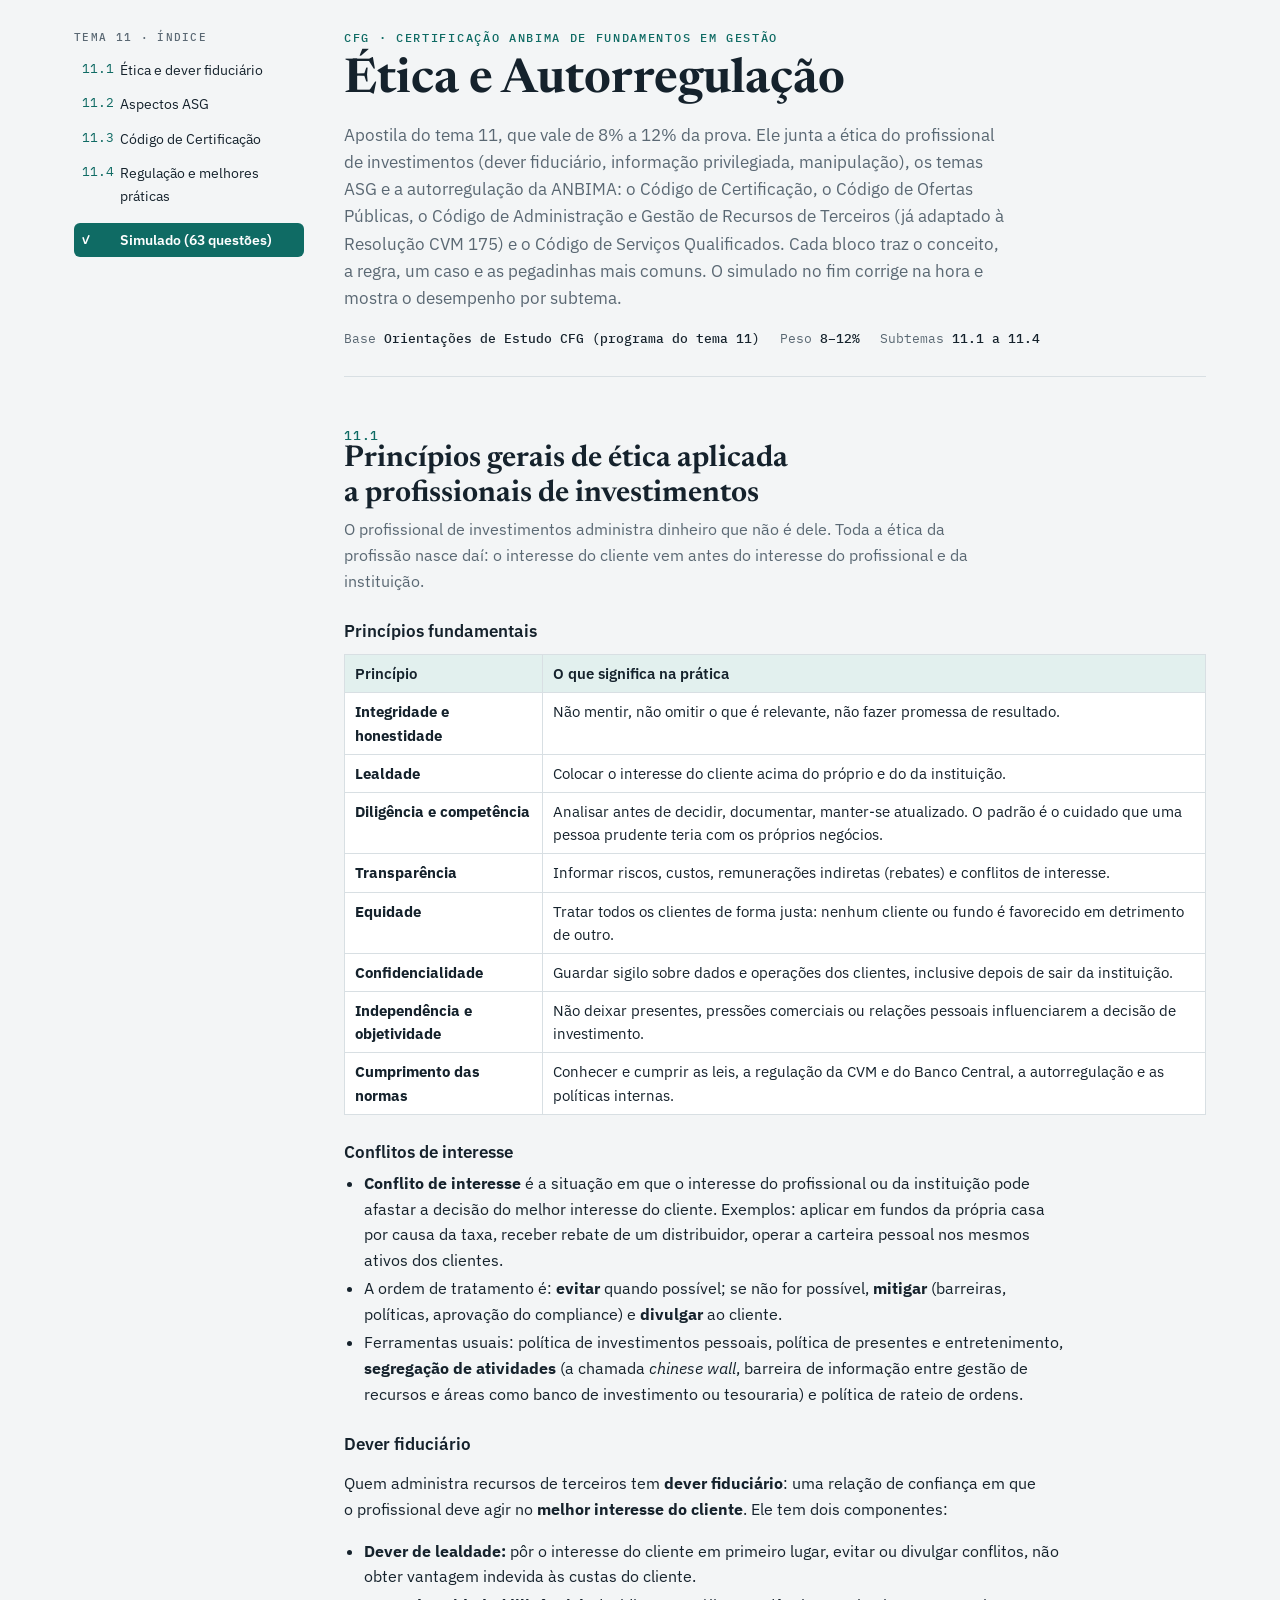
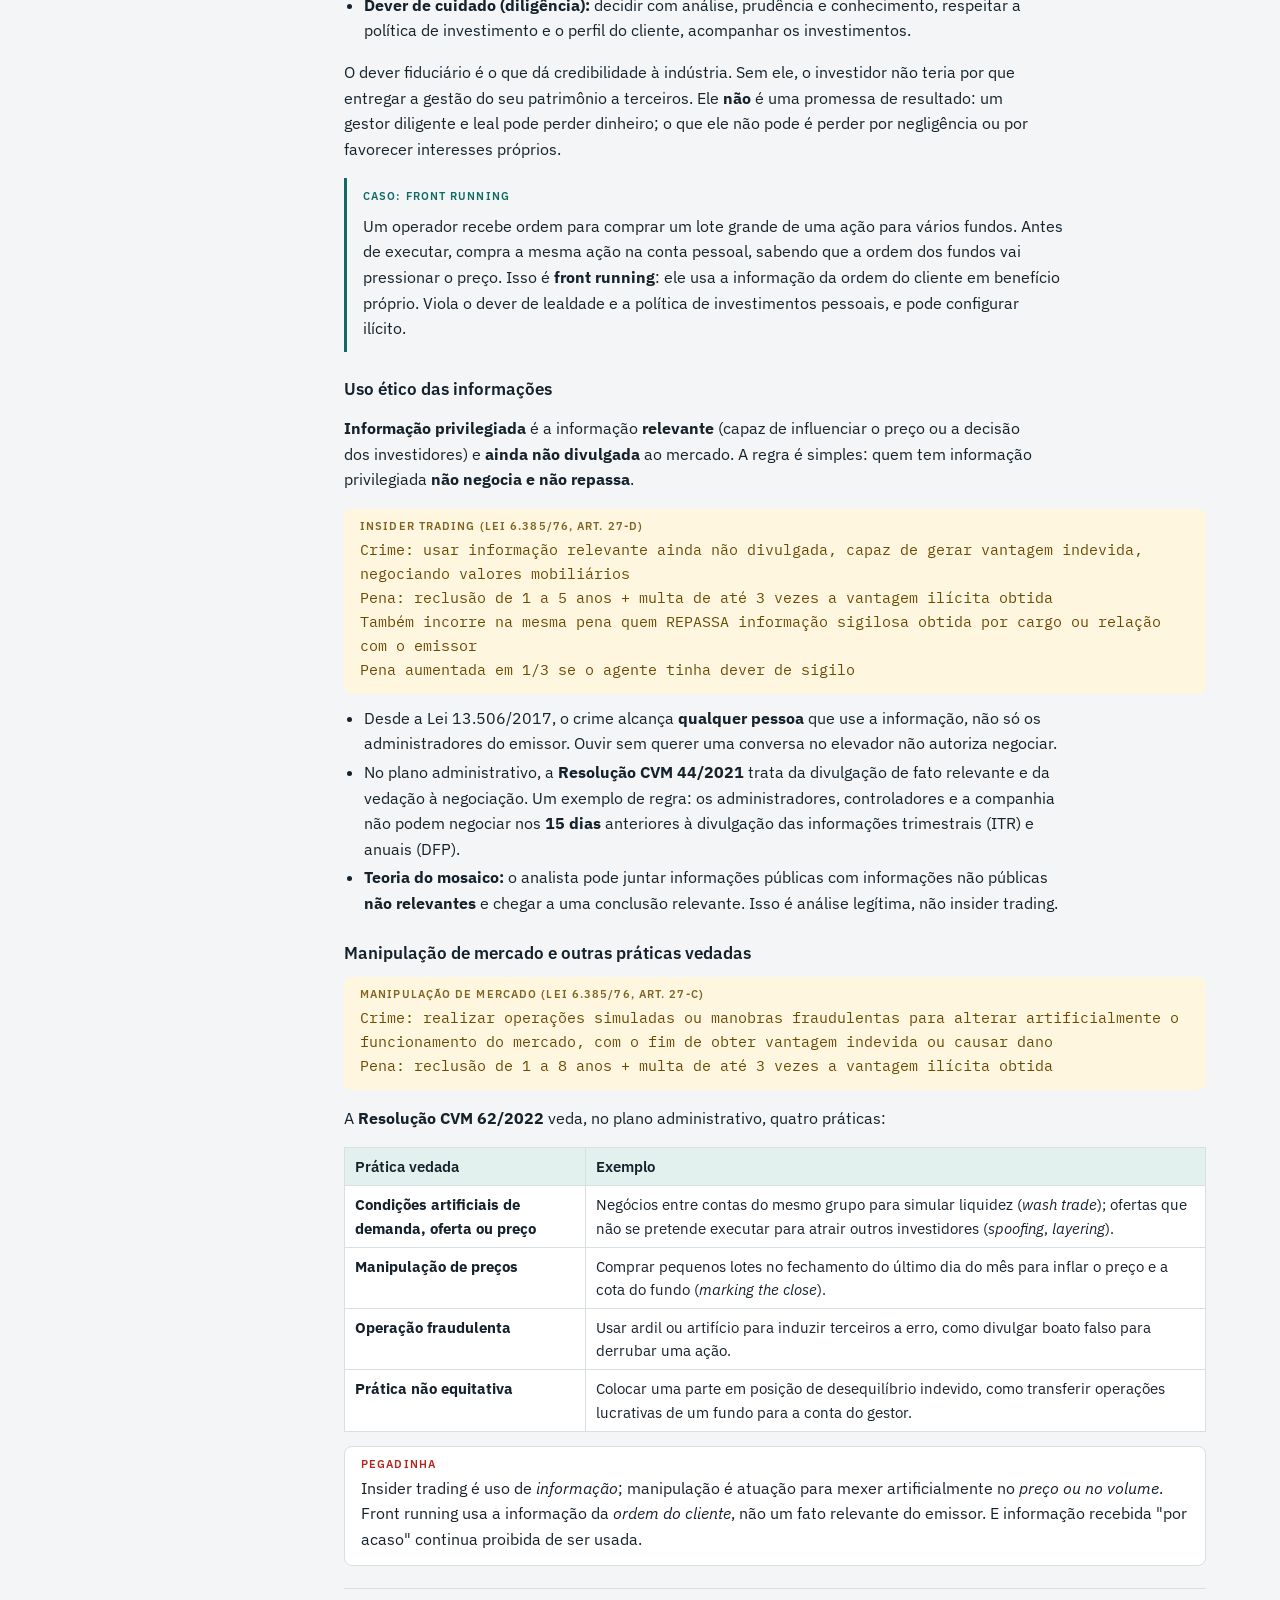
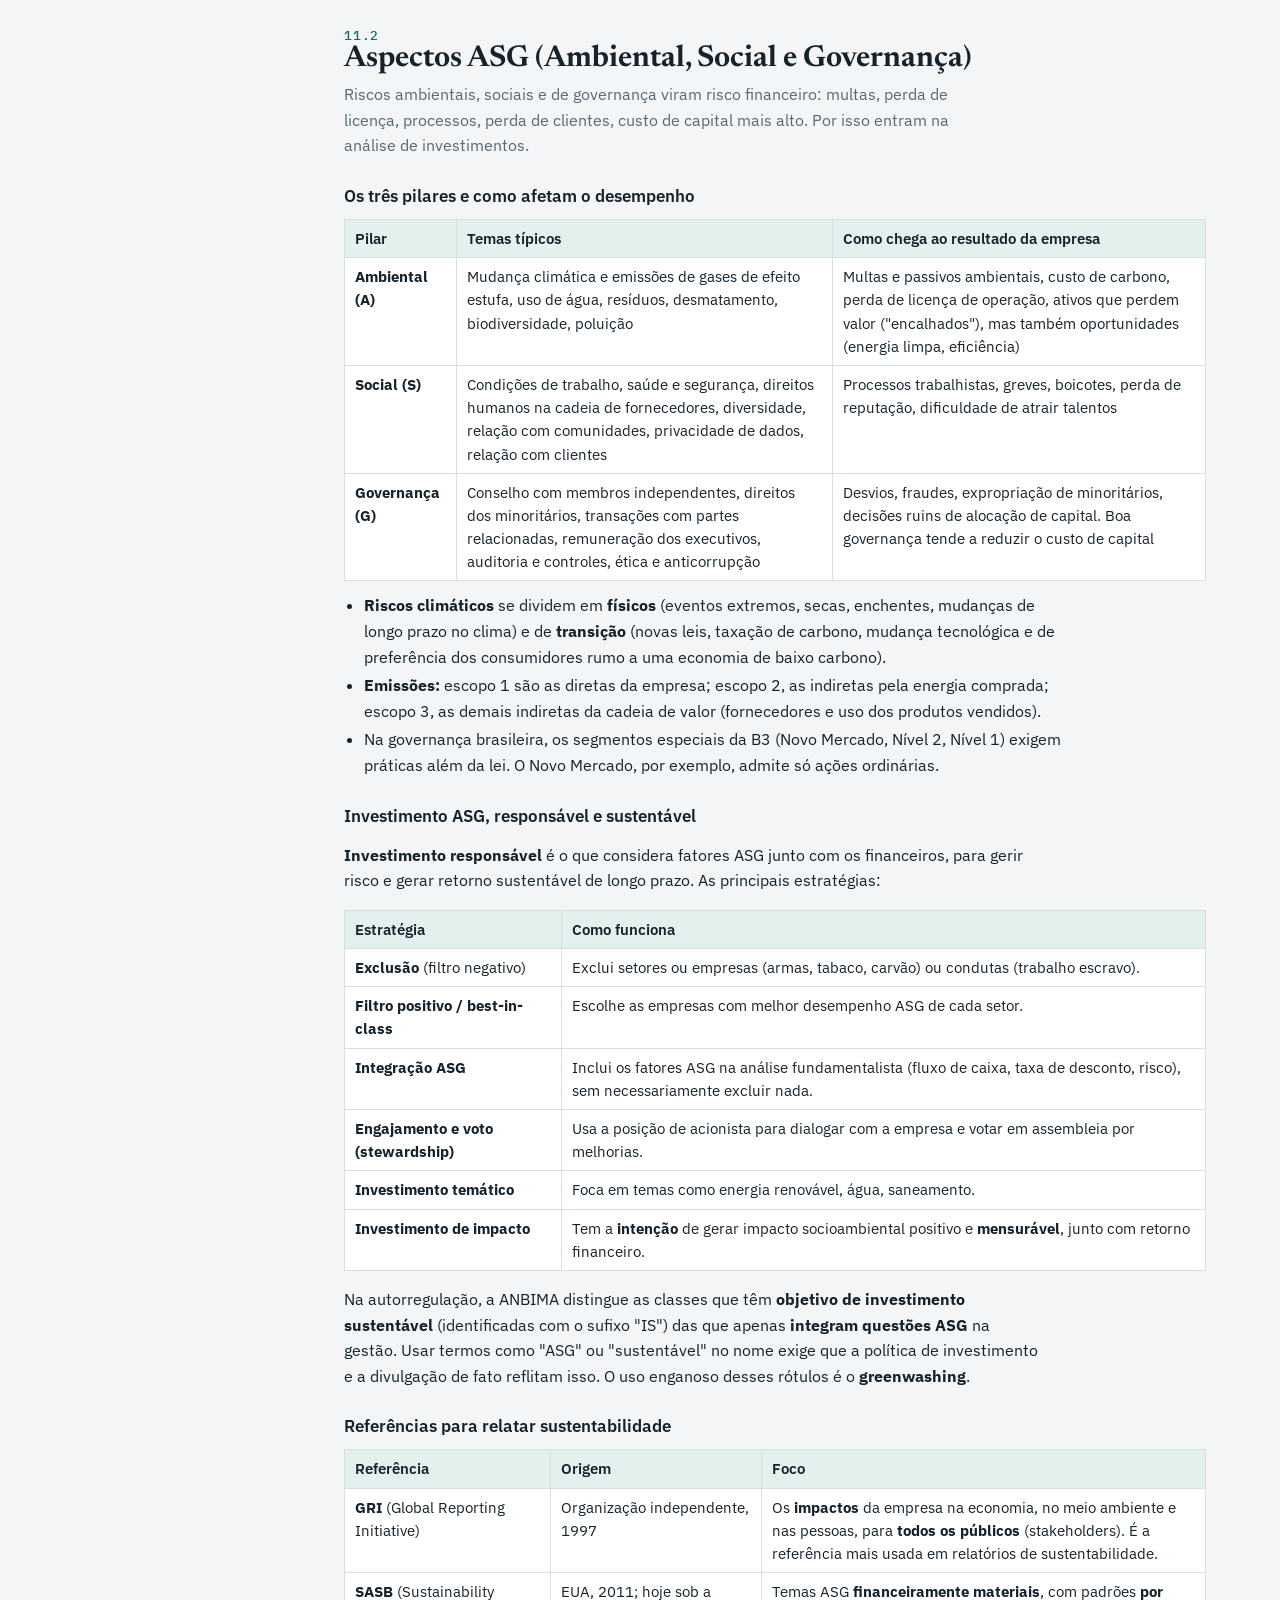
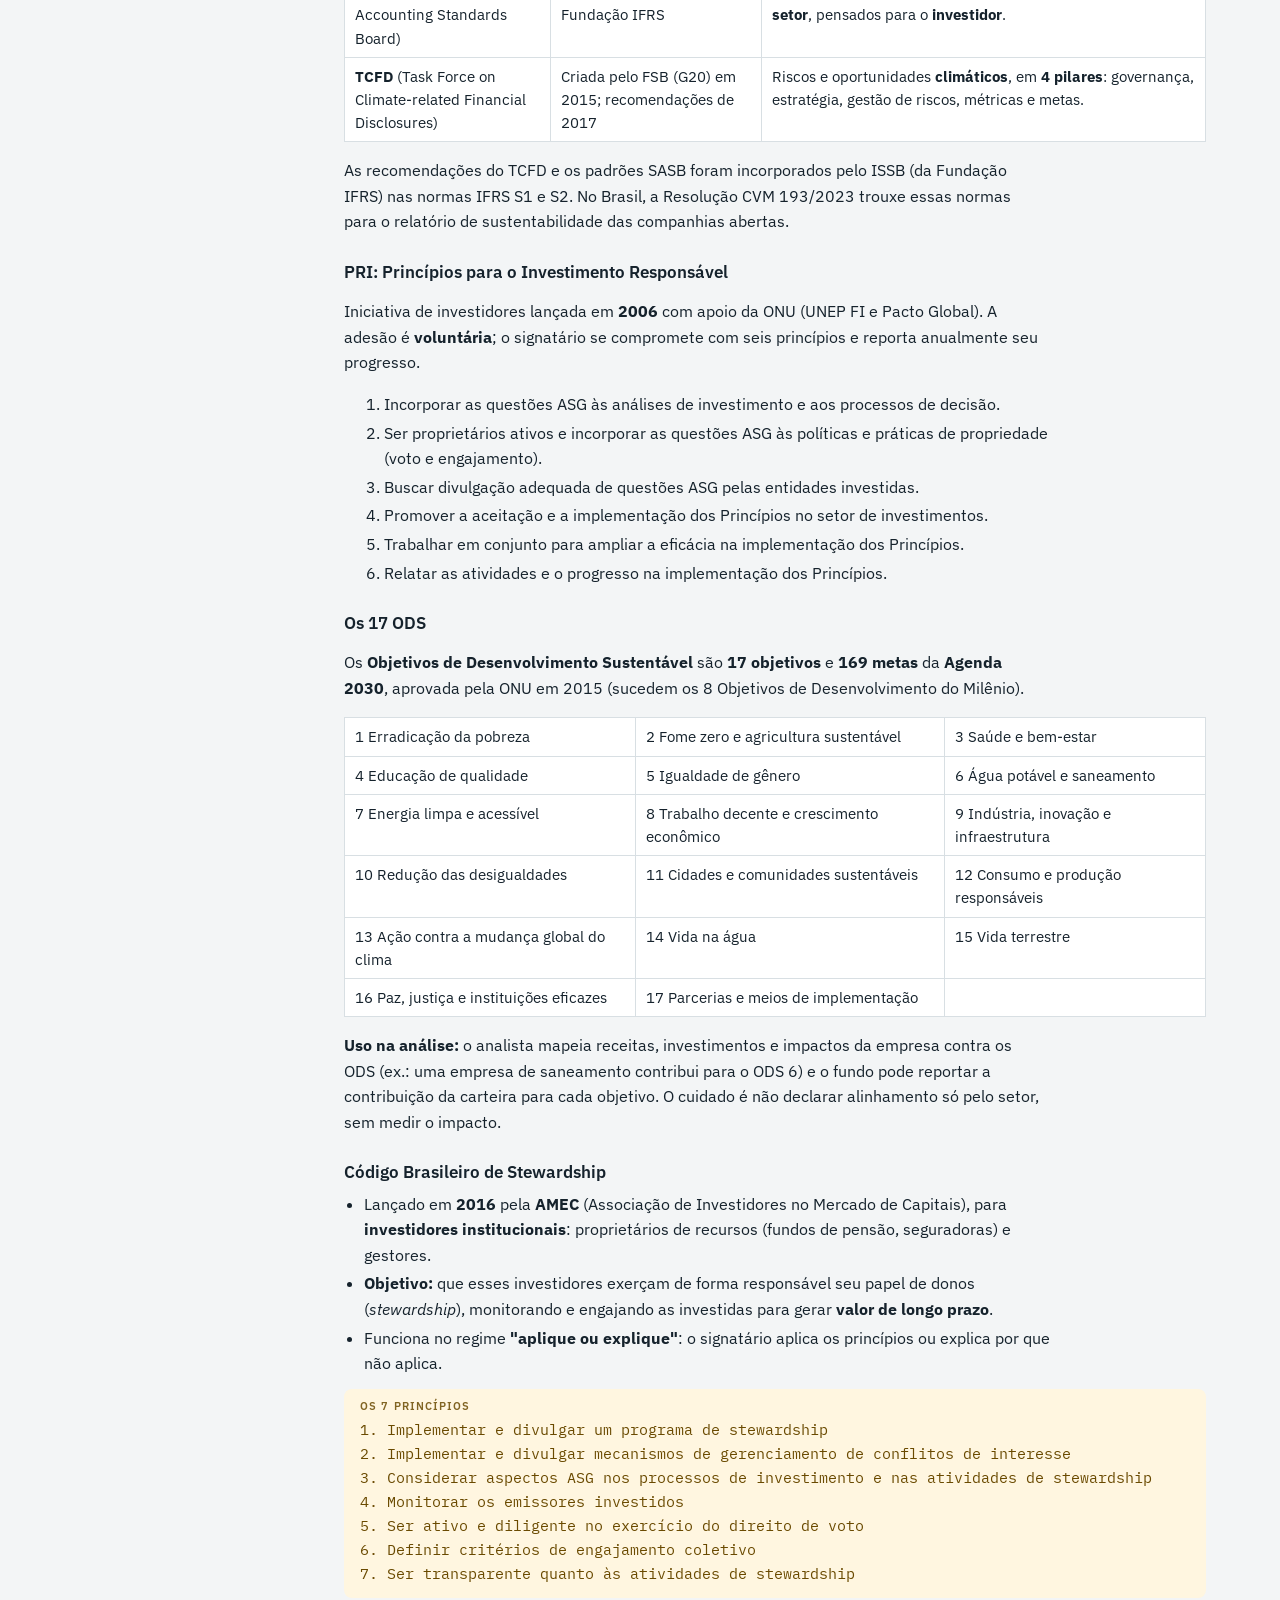
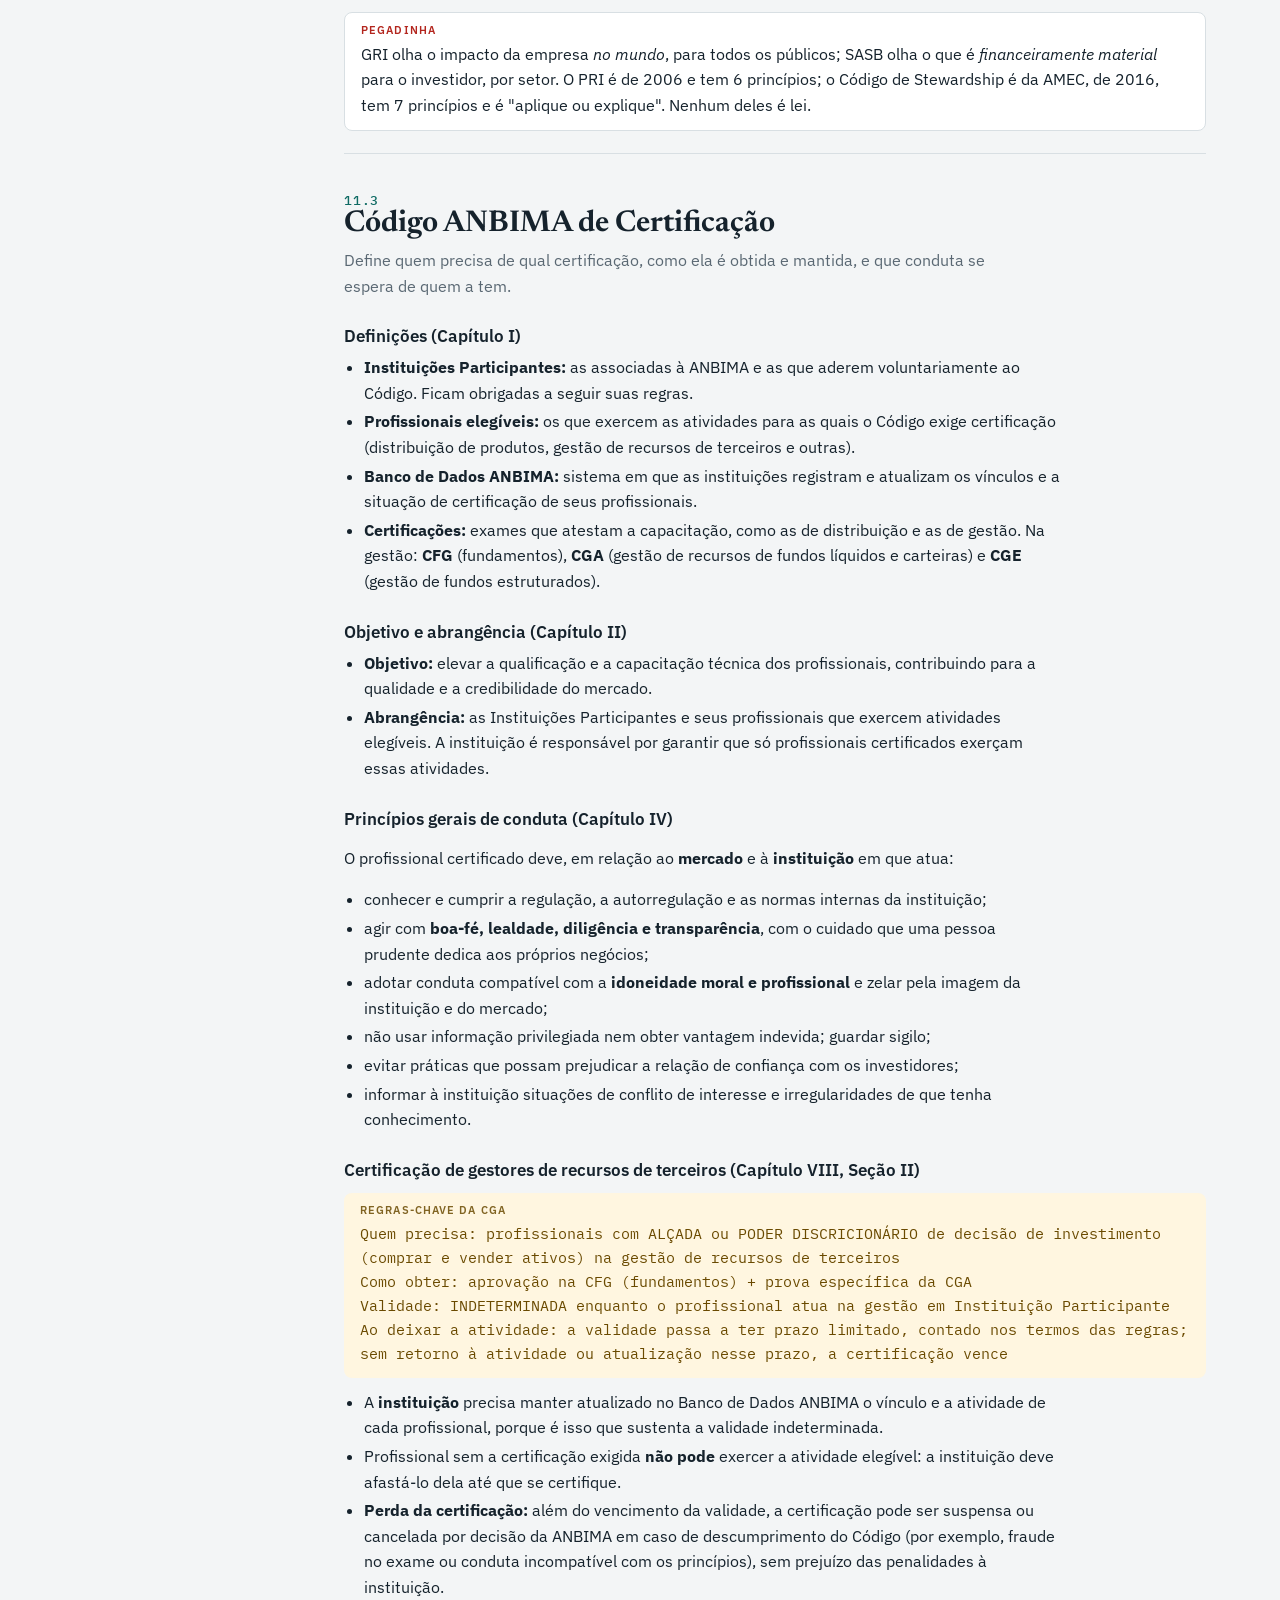
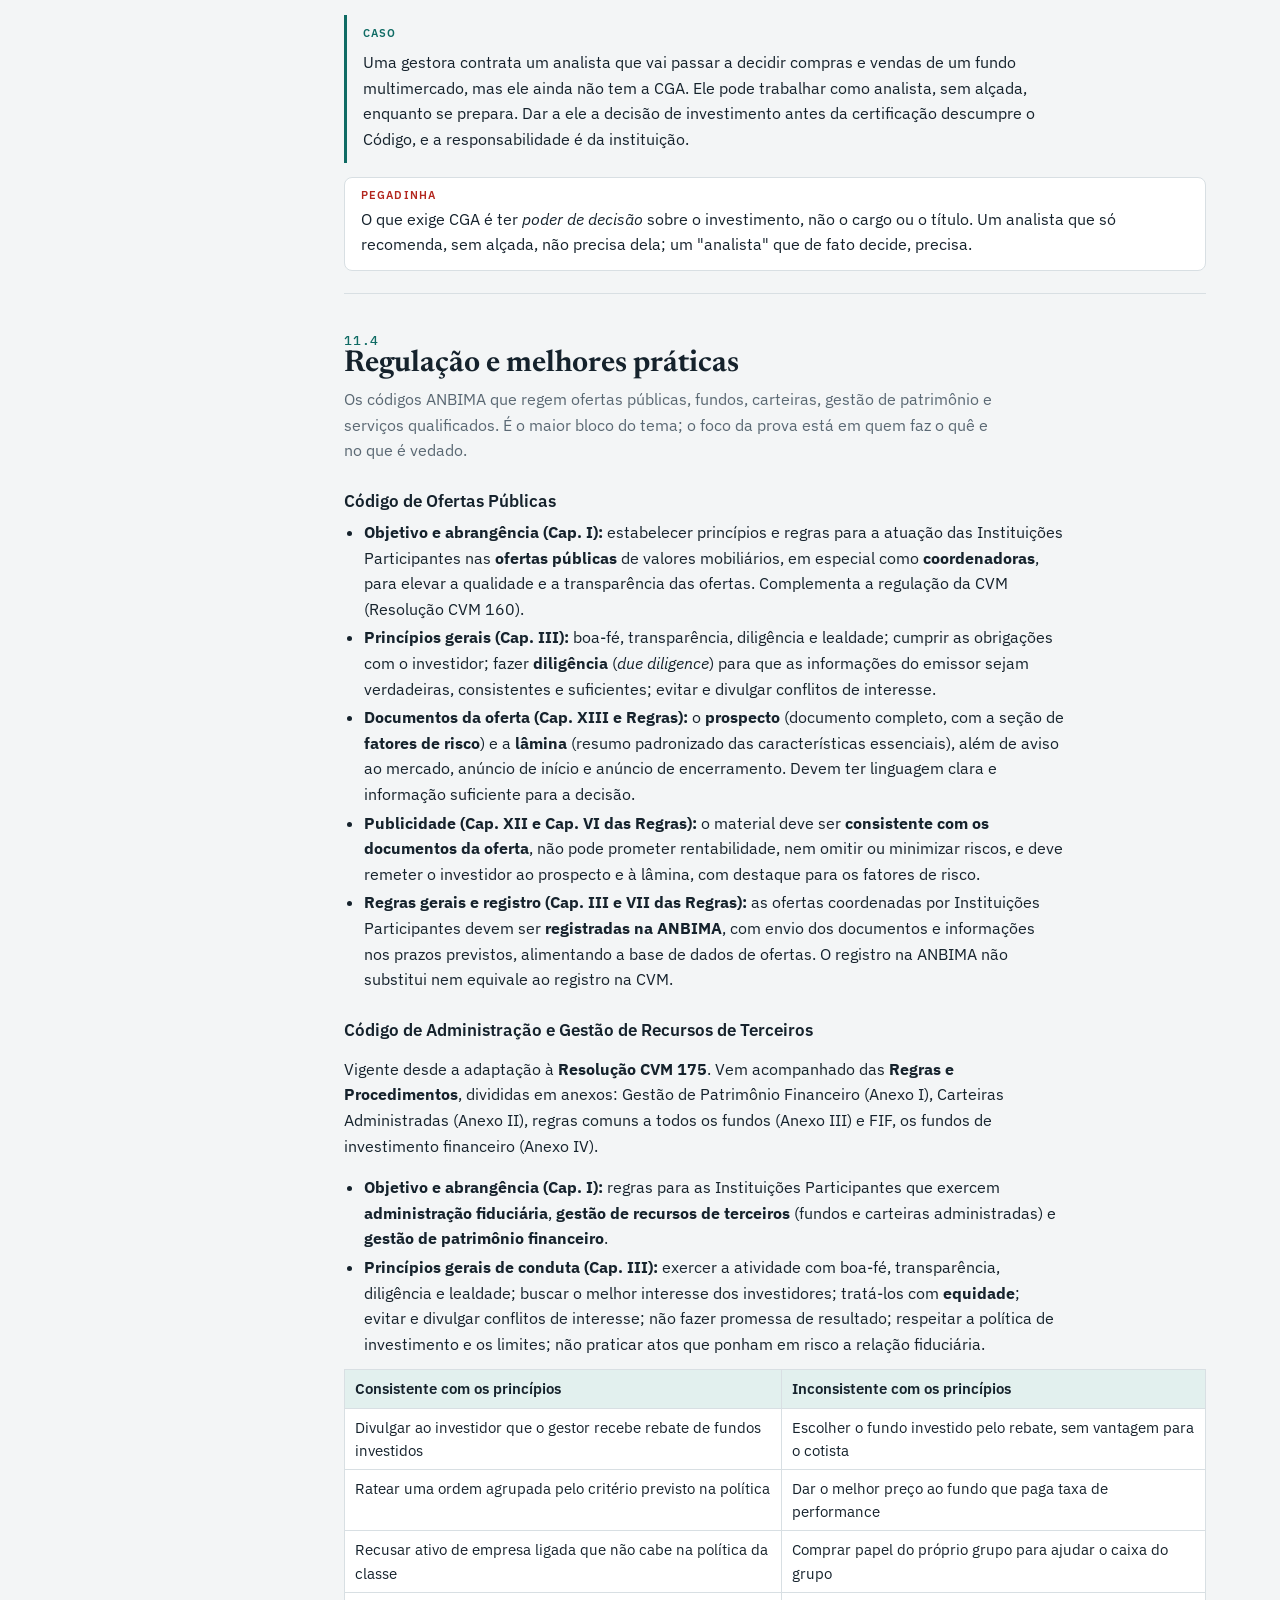
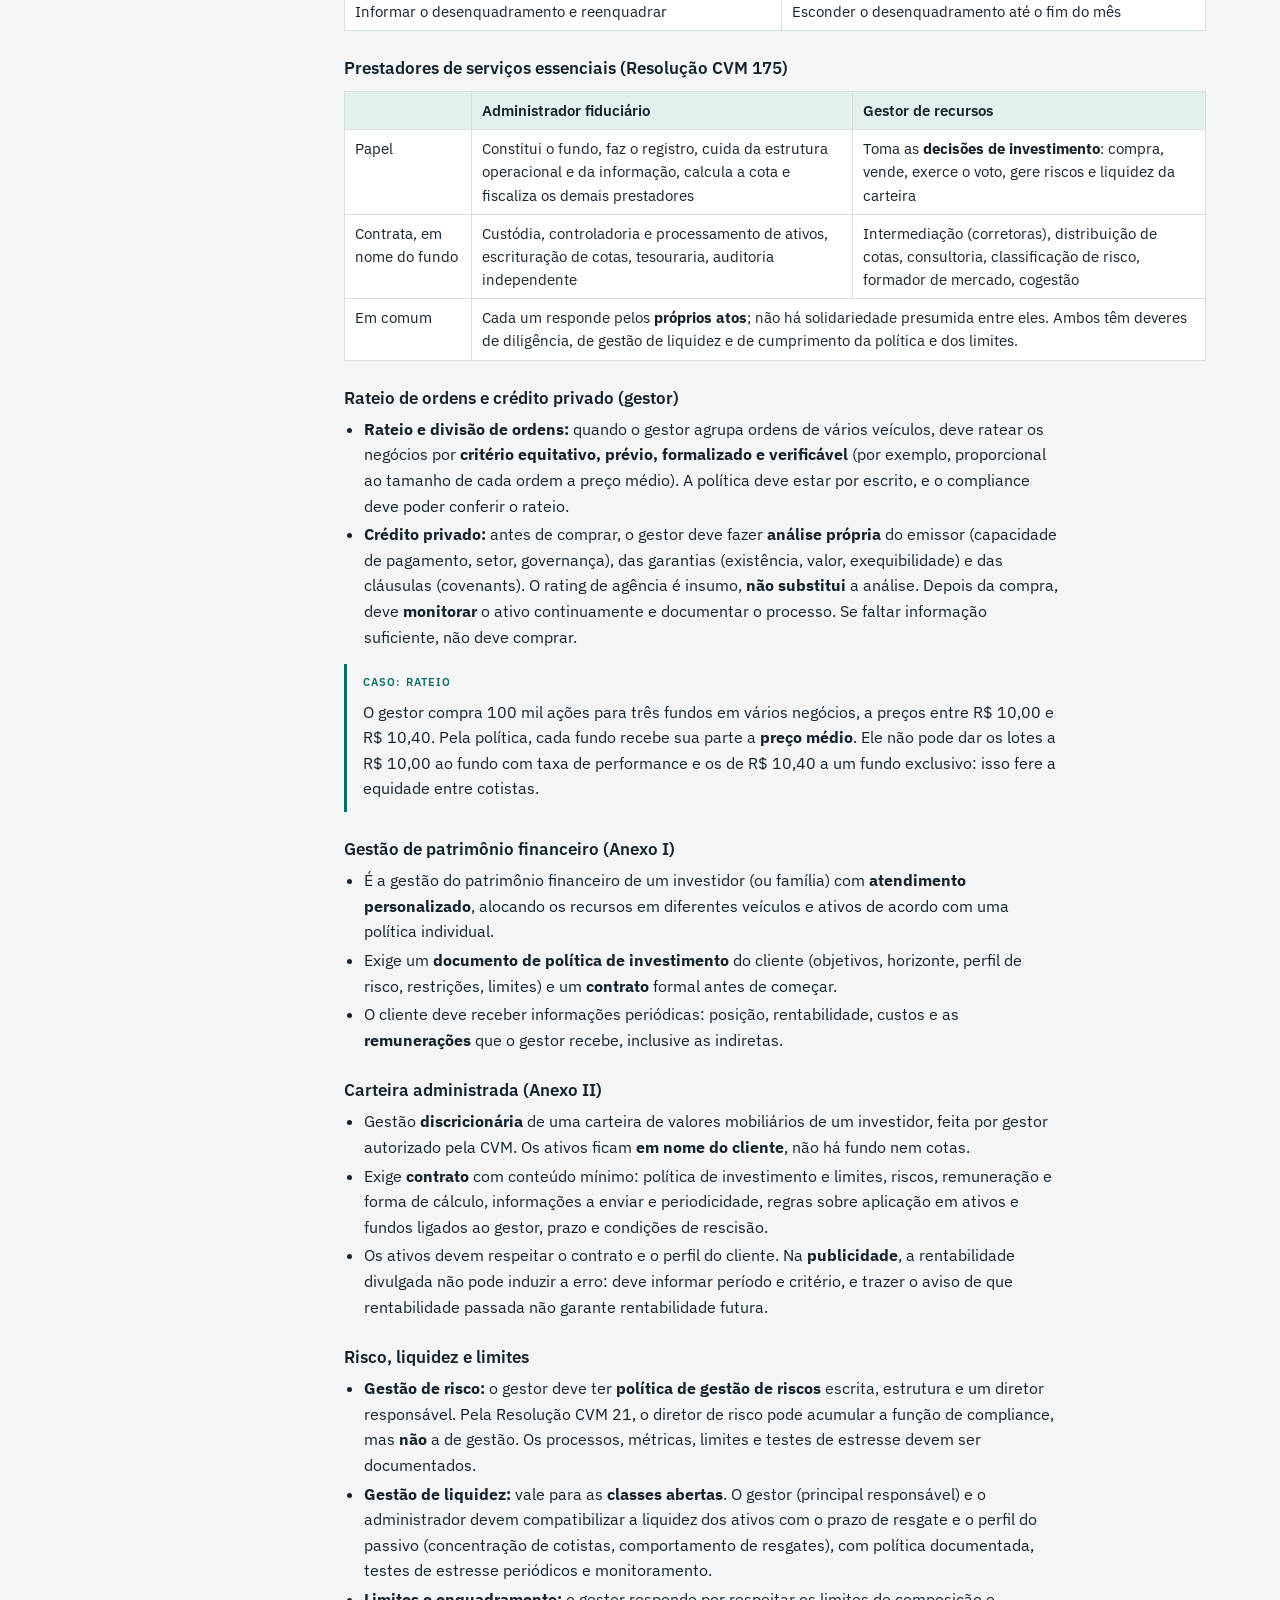
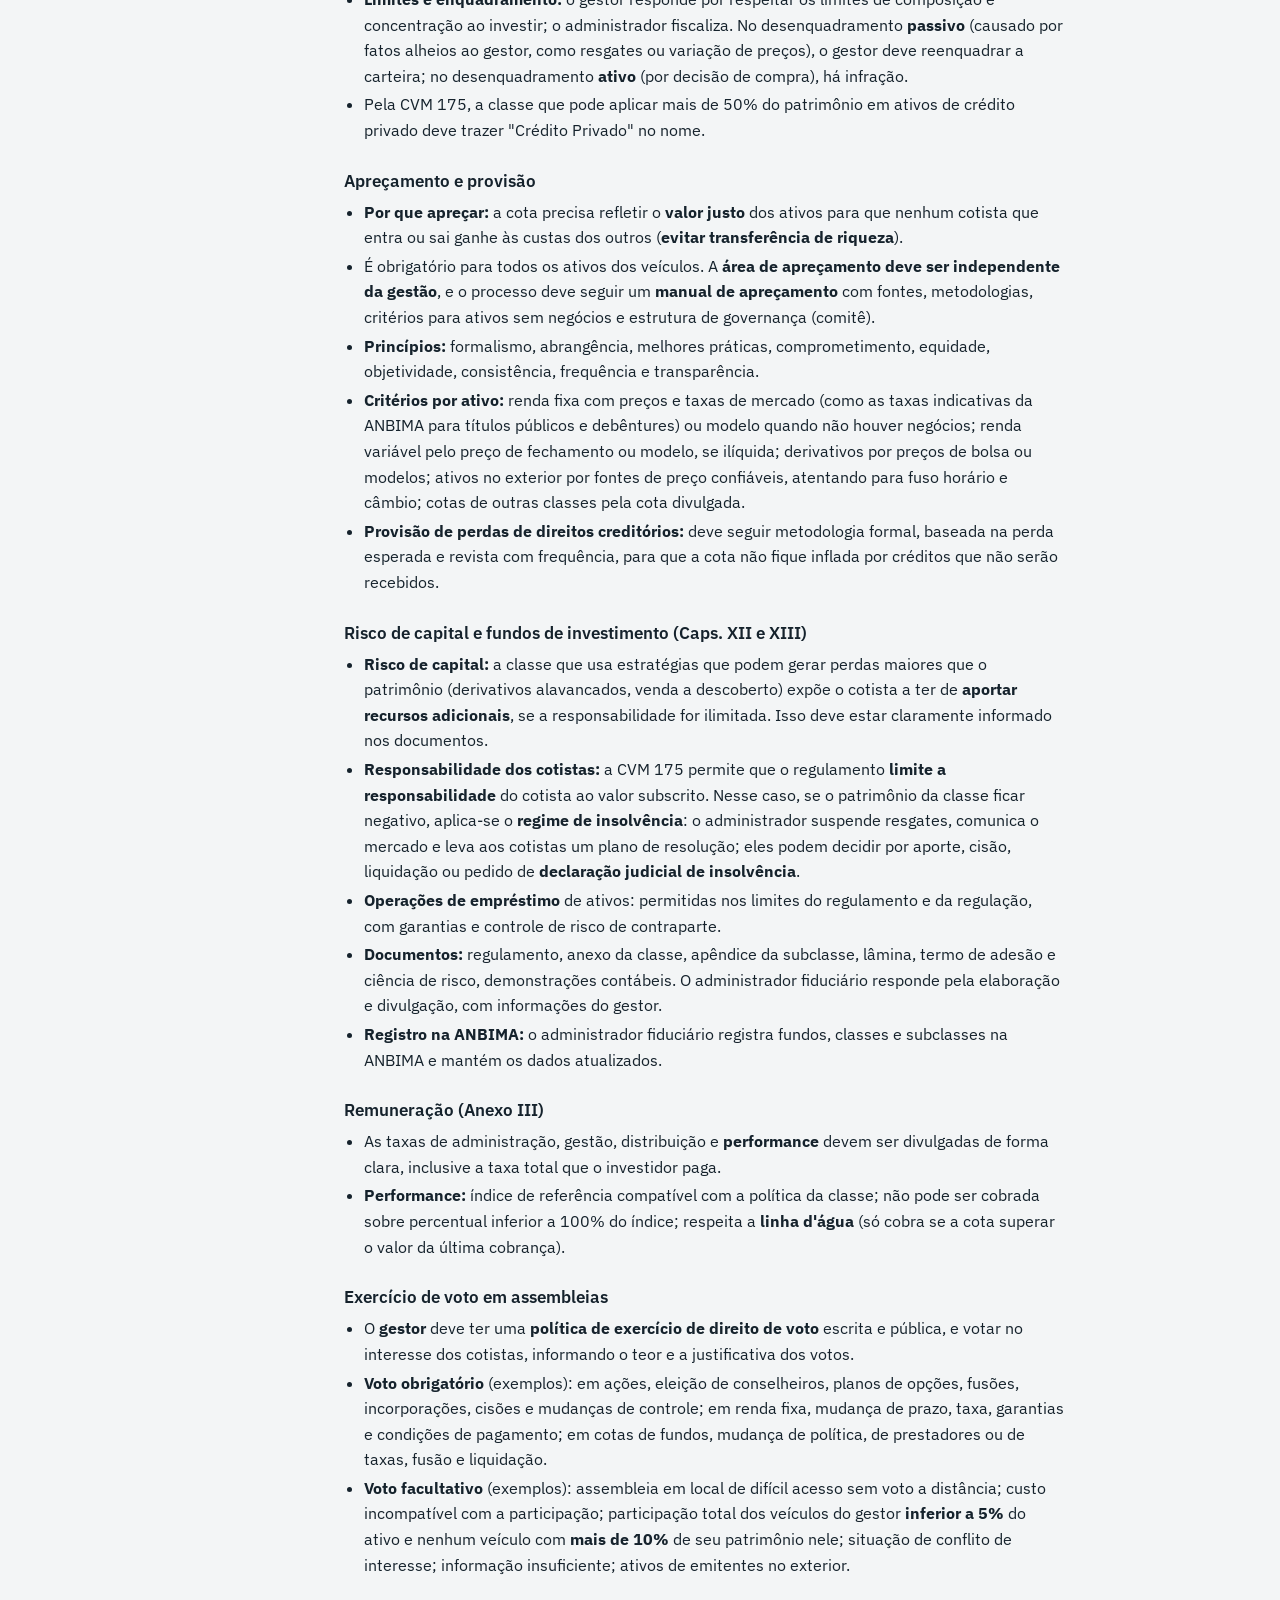
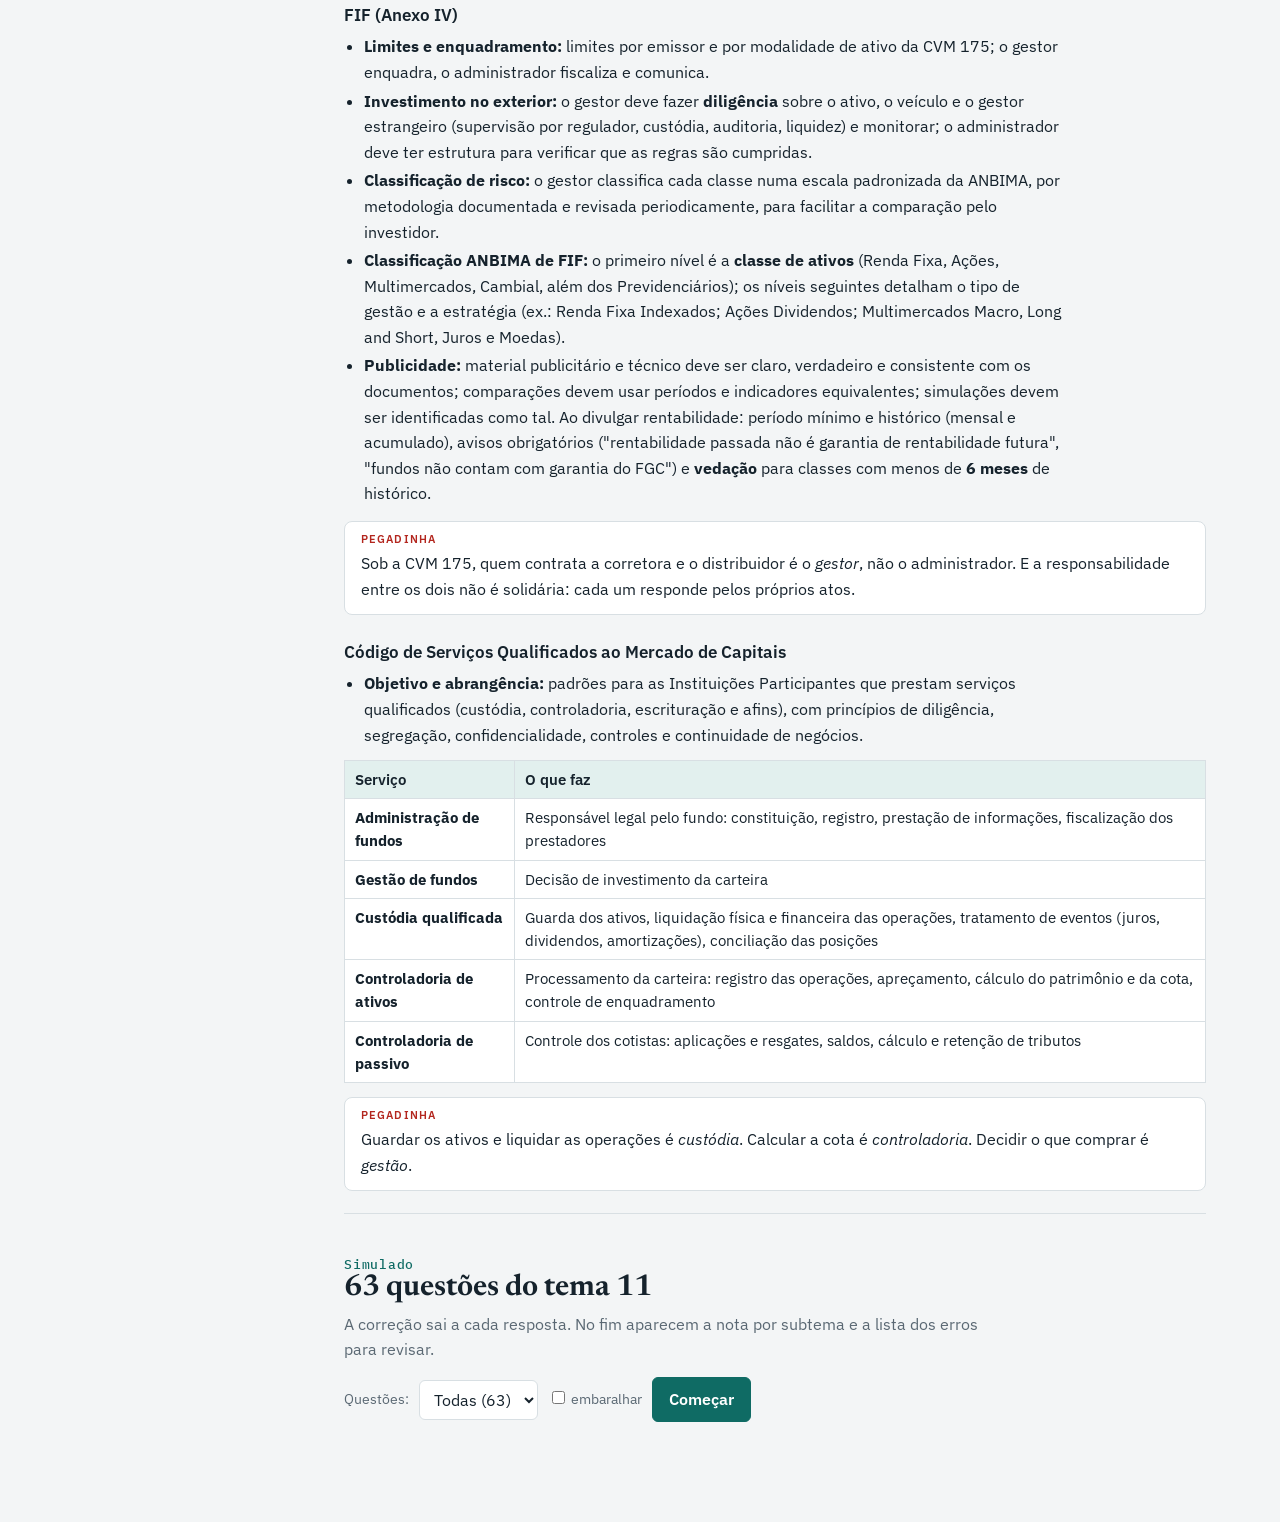
<file: apostilas/html/CFG Tema 11 - Etica e Autorregulacao - Apostila e Simulado.html>
<!doctype html>
<html lang="pt-BR">
<head>
<meta charset="utf-8">
<meta name="viewport" content="width=device-width, initial-scale=1">
<title>CFG Tema 11 · Ética e Autorregulação</title>
<link rel="preconnect" href="https://fonts.googleapis.com">
<link rel="preconnect" href="https://fonts.gstatic.com" crossorigin>
<link rel="stylesheet" href="https://fonts.googleapis.com/css2?family=Newsreader:opsz,wght@6..72,500;6..72,650&family=IBM+Plex+Sans:wght@400;500;600&family=IBM+Plex+Mono:wght@400;500&display=swap">
<style>
/* Layout: apostila em coluna de leitura com índice lateral fixo; simulado no fim como "folha de prova". */
:root{
  --bg:#f3f5f6; --paper:#ffffff; --ink:#15222c; --muted:#5a6873; --line:#d8dfe3;
  --accent:#0f6b64; --accent-soft:#e2f0ee; --formula:#fff6e0; --formula-ink:#6a4a00;
  --ok:#1d7a3e; --ok-soft:#e3f3e8; --bad:#b3261e; --bad-soft:#fbe6e4;
  --f-display:"Newsreader", Georgia, "Times New Roman", serif;
  --f-body:"IBM Plex Sans", system-ui, -apple-system, "Segoe UI", sans-serif;
  --f-mono:"IBM Plex Mono", ui-monospace, Consolas, monospace;
}
@media (prefers-color-scheme: dark){:root:not([data-theme="light"]){
  --bg:#0f171d; --paper:#16212a; --ink:#e4ebef; --muted:#97a6b0; --line:#2a3945;
  --accent:#5cc2b8; --accent-soft:#16332f; --formula:#2c2412; --formula-ink:#f0cf86;
  --ok:#6fd08f; --ok-soft:#173222; --bad:#ff8a80; --bad-soft:#3a1c1a; color-scheme:dark}}
:root[data-theme="dark"]{
  --bg:#0f171d; --paper:#16212a; --ink:#e4ebef; --muted:#97a6b0; --line:#2a3945;
  --accent:#5cc2b8; --accent-soft:#16332f; --formula:#2c2412; --formula-ink:#f0cf86;
  --ok:#6fd08f; --ok-soft:#173222; --bad:#ff8a80; --bad-soft:#3a1c1a; color-scheme:dark}
*{box-sizing:border-box}
body{background:var(--bg);color:var(--ink);font:16px/1.6 var(--f-body);margin:0}
.wrap{display:grid;grid-template-columns:230px minmax(0,1fr);gap:40px;max-width:1180px;margin:0 auto;padding-inline:24px;padding-block:32px 80px}
nav.toc{position:sticky;top:calc(env(safe-area-inset-top,0px) + 20px);align-self:start;font-size:14px}
nav.toc .k{font:500 11px/1 var(--f-mono);letter-spacing:.12em;text-transform:uppercase;color:var(--muted);margin-bottom:10px}
nav.toc a{display:grid;grid-template-columns:34px 1fr;gap:4px;padding:6px 8px;border-radius:6px;color:var(--ink);text-decoration:none}
nav.toc a:hover,nav.toc a:focus-visible{background:var(--accent-soft);outline:none}
nav.toc a span:first-child{font-family:var(--f-mono);color:var(--accent);font-size:13px}
nav.toc a.quiz{margin-top:10px;background:var(--accent);color:var(--paper);font-weight:600}
nav.toc a.quiz span:first-child{color:var(--paper)}
main{min-width:0}
header.hero{padding-bottom:28px;border-bottom:1px solid var(--line);margin-bottom:12px}
.eyebrow{font:500 12px/1 var(--f-mono);letter-spacing:.14em;text-transform:uppercase;color:var(--accent)}
h1{font:650 clamp(32px,5vw,48px)/1.08 var(--f-display);margin:12px 0 14px;text-wrap:balance}
h2{font:650 30px/1.15 var(--f-display);margin:0 0 6px;text-wrap:balance}
h3{font:600 17px/1.3 var(--f-body);margin:26px 0 8px}
.lede{max-width:66ch;color:var(--muted);font-size:17px;margin:0}
.meta{display:flex;flex-wrap:wrap;gap:8px 20px;margin-top:18px;font:13px/1.4 var(--f-mono);color:var(--muted)}
.meta b{color:var(--ink);font-weight:500}
section.topic{padding-block:40px 8px;border-bottom:1px solid var(--line)}
.num{font:500 13px/1 var(--f-mono);color:var(--accent);letter-spacing:.06em}
.why{color:var(--muted);max-width:66ch;margin:0 0 6px}
p,li{max-width:70ch}
ul{padding-left:20px;margin:6px 0}
li{margin:3px 0}
.tbl{overflow-x:auto;margin:12px 0}
table{border-collapse:collapse;width:100%;font-size:14.5px;background:var(--paper)}
th,td{border:1px solid var(--line);padding:7px 10px;text-align:left;vertical-align:top}
th{background:var(--accent-soft);font-weight:600}
td.n{font-family:var(--f-mono);font-variant-numeric:tabular-nums;white-space:nowrap}
.formula{background:var(--formula);color:var(--formula-ink);border-radius:8px;padding:12px 16px;margin:12px 0;font:15px/1.6 var(--f-mono);overflow-x:auto}
.formula .lbl{display:block;font:600 11px/1 var(--f-body);letter-spacing:.1em;text-transform:uppercase;margin-bottom:6px;opacity:.85}
.ex{border-left:3px solid var(--accent);padding:4px 0 4px 16px;margin:14px 0}
.ex .lbl{font:600 11px/1 var(--f-body);letter-spacing:.1em;text-transform:uppercase;color:var(--accent)}
.ex p{margin:6px 0}
.pegadinha{background:var(--paper);border:1px solid var(--line);border-radius:8px;padding:12px 16px;margin:14px 0}
.pegadinha b:first-child{font:600 11px/1 var(--f-body);letter-spacing:.1em;text-transform:uppercase;color:var(--bad);display:block;margin-bottom:6px}
code{font-family:var(--f-mono);font-size:.92em}
/* Simulado */
#simulado{padding-top:44px}
.qbar{display:flex;flex-wrap:wrap;gap:10px;align-items:center;margin:14px 0 20px}
.qbar label{font-size:14px;color:var(--muted)}
select,button{font:inherit}
select{padding:8px 10px;border:1px solid var(--line);border-radius:6px;background:var(--paper);color:var(--ink)}
button{cursor:pointer;border-radius:6px;padding:9px 16px;border:1px solid var(--accent);background:var(--accent);color:var(--paper);font-weight:600}
button.ghost{background:transparent;color:var(--accent)}
button:focus-visible,select:focus-visible,.opt:focus-visible{outline:3px solid var(--accent);outline-offset:2px}
button:disabled{opacity:.45;cursor:default}
.card{background:var(--paper);border:1px solid var(--line);border-radius:10px;padding:22px}
.qhead{display:flex;justify-content:space-between;gap:12px;flex-wrap:wrap;font:13px/1.4 var(--f-mono);color:var(--muted)}
.progress{height:4px;background:var(--line);border-radius:4px;margin:10px 0 18px;overflow:hidden}
.progress i{display:block;height:100%;background:var(--accent);width:0;transition:width .25s}
.qtext{font:600 18px/1.45 var(--f-body);margin:0 0 16px}
.opts{display:grid;gap:8px}
.opt{display:grid;grid-template-columns:28px 1fr;gap:8px;text-align:left;padding:11px 14px;border:1px solid var(--line);border-radius:8px;background:var(--bg);color:var(--ink);font-weight:400}
.opt:hover:not(:disabled){border-color:var(--accent)}
.opt .l{font-family:var(--f-mono);color:var(--muted)}
.opt.ok{background:var(--ok-soft);border-color:var(--ok)}
.opt.bad{background:var(--bad-soft);border-color:var(--bad)}
.opt:disabled{cursor:default;opacity:1}
.fb{margin-top:16px;padding:12px 16px;border-radius:8px;background:var(--accent-soft)}
.fb strong.ok{color:var(--ok)} .fb strong.bad{color:var(--bad)}
.nav2{display:flex;justify-content:space-between;gap:10px;margin-top:18px;flex-wrap:wrap}
.score{font:650 44px/1 var(--f-display)}
.bars{display:grid;gap:8px;margin:18px 0}
.bar{display:grid;grid-template-columns:minmax(0,210px) 1fr 70px;gap:10px;align-items:center;font-size:14px}
.bar .t{height:10px;background:var(--line);border-radius:5px;overflow:hidden}
.bar .t i{display:block;height:100%;background:var(--accent)}
.bar .v{font-family:var(--f-mono);font-variant-numeric:tabular-nums;text-align:right}
.hint{font-size:13px;color:var(--muted)}
@media (max-width:860px){
  .wrap{grid-template-columns:1fr;gap:12px;padding-inline:16px}
  nav.toc{position:static;display:flex;flex-wrap:wrap;gap:4px}
  nav.toc .k{width:100%}
  nav.toc a{grid-template-columns:auto 1fr;padding:5px 8px;border:1px solid var(--line)}
  .bar{grid-template-columns:1fr 60px}
  .bar .t{grid-column:1/-1;order:3}
}
@media (prefers-reduced-motion:reduce){.progress i{transition:none}}

@media print{
  body{background:#fff;color:#000;font-size:11pt}
  .wrap{display:block;max-width:none;padding:0}
  nav.toc{display:none}
  section.topic{break-inside:auto;padding-block:18px 4px}
  h2,h3{break-after:avoid}
  table,.formula,.ex,.pegadinha{break-inside:avoid}
  .formula{background:#f6f1e2;color:#000}
  th{background:#e8eef0}
}
</style>
</head>
<body>
<div class="wrap">
<nav class="toc" aria-label="Índice">
  <div class="k">Tema 11 · índice</div>
  <a href="#t111"><span>11.1</span><span>Ética e dever fiduciário</span></a>
  <a href="#t112"><span>11.2</span><span>Aspectos ASG</span></a>
  <a href="#t113"><span>11.3</span><span>Código de Certificação</span></a>
  <a href="#t114"><span>11.4</span><span>Regulação e melhores práticas</span></a>
  <a href="#simulado" class="quiz"><span>✓</span><span>Simulado (63 questões)</span></a>
</nav>

<main>
<header class="hero">
  <div class="eyebrow">CFG · Certificação ANBIMA de Fundamentos em Gestão</div>
  <h1>Ética e Autorregulação</h1>
  <p class="lede">Apostila do tema 11, que vale de 8% a 12% da prova. Ele junta a ética do profissional de investimentos (dever fiduciário, informação privilegiada, manipulação), os temas ASG e a autorregulação da ANBIMA: o Código de Certificação, o Código de Ofertas Públicas, o Código de Administração e Gestão de Recursos de Terceiros (já adaptado à Resolução CVM 175) e o Código de Serviços Qualificados. Cada bloco traz o conceito, a regra, um caso e as pegadinhas mais comuns. O simulado no fim corrige na hora e mostra o desempenho por subtema.</p>
  <div class="meta"><span>Base <b>Orientações de Estudo CFG (programa do tema 11)</b></span><span>Peso <b>8–12%</b></span><span>Subtemas <b>11.1 a 11.4</b></span></div>
</header>

<!-- 11.1 -->
<section class="topic" id="t111">
  <div class="num">11.1</div>
  <h2>Princípios gerais de ética aplicada a profissionais de investimentos</h2>
  <p class="why">O profissional de investimentos administra dinheiro que não é dele. Toda a ética da profissão nasce daí: o interesse do cliente vem antes do interesse do profissional e da instituição.</p>

  <h3>Princípios fundamentais</h3>
  <div class="tbl"><table>
    <tr><th>Princípio</th><th>O que significa na prática</th></tr>
    <tr><td><b>Integridade e honestidade</b></td><td>Não mentir, não omitir o que é relevante, não fazer promessa de resultado.</td></tr>
    <tr><td><b>Lealdade</b></td><td>Colocar o interesse do cliente acima do próprio e do da instituição.</td></tr>
    <tr><td><b>Diligência e competência</b></td><td>Analisar antes de decidir, documentar, manter-se atualizado. O padrão é o cuidado que uma pessoa prudente teria com os próprios negócios.</td></tr>
    <tr><td><b>Transparência</b></td><td>Informar riscos, custos, remunerações indiretas (rebates) e conflitos de interesse.</td></tr>
    <tr><td><b>Equidade</b></td><td>Tratar todos os clientes de forma justa: nenhum cliente ou fundo é favorecido em detrimento de outro.</td></tr>
    <tr><td><b>Confidencialidade</b></td><td>Guardar sigilo sobre dados e operações dos clientes, inclusive depois de sair da instituição.</td></tr>
    <tr><td><b>Independência e objetividade</b></td><td>Não deixar presentes, pressões comerciais ou relações pessoais influenciarem a decisão de investimento.</td></tr>
    <tr><td><b>Cumprimento das normas</b></td><td>Conhecer e cumprir as leis, a regulação da CVM e do Banco Central, a autorregulação e as políticas internas.</td></tr>
  </table></div>

  <h3>Conflitos de interesse</h3>
  <ul>
    <li><b>Conflito de interesse</b> é a situação em que o interesse do profissional ou da instituição pode afastar a decisão do melhor interesse do cliente. Exemplos: aplicar em fundos da própria casa por causa da taxa, receber rebate de um distribuidor, operar a carteira pessoal nos mesmos ativos dos clientes.</li>
    <li>A ordem de tratamento é: <b>evitar</b> quando possível; se não for possível, <b>mitigar</b> (barreiras, políticas, aprovação do compliance) e <b>divulgar</b> ao cliente.</li>
    <li>Ferramentas usuais: política de investimentos pessoais, política de presentes e entretenimento, <b>segregação de atividades</b> (a chamada <i>chinese wall</i>, barreira de informação entre gestão de recursos e áreas como banco de investimento ou tesouraria) e política de rateio de ordens.</li>
  </ul>

  <h3>Dever fiduciário</h3>
  <p>Quem administra recursos de terceiros tem <b>dever fiduciário</b>: uma relação de confiança em que o profissional deve agir no <b>melhor interesse do cliente</b>. Ele tem dois componentes:</p>
  <ul>
    <li><b>Dever de lealdade:</b> pôr o interesse do cliente em primeiro lugar, evitar ou divulgar conflitos, não obter vantagem indevida às custas do cliente.</li>
    <li><b>Dever de cuidado (diligência):</b> decidir com análise, prudência e conhecimento, respeitar a política de investimento e o perfil do cliente, acompanhar os investimentos.</li>
  </ul>
  <p>O dever fiduciário é o que dá credibilidade à indústria. Sem ele, o investidor não teria por que entregar a gestão do seu patrimônio a terceiros. Ele <b>não</b> é uma promessa de resultado: um gestor diligente e leal pode perder dinheiro; o que ele não pode é perder por negligência ou por favorecer interesses próprios.</p>
  <div class="ex"><span class="lbl">Caso: front running</span>
    <p>Um operador recebe ordem para comprar um lote grande de uma ação para vários fundos. Antes de executar, compra a mesma ação na conta pessoal, sabendo que a ordem dos fundos vai pressionar o preço. Isso é <b>front running</b>: ele usa a informação da ordem do cliente em benefício próprio. Viola o dever de lealdade e a política de investimentos pessoais, e pode configurar ilícito.</p>
  </div>

  <h3>Uso ético das informações</h3>
  <p><b>Informação privilegiada</b> é a informação <b>relevante</b> (capaz de influenciar o preço ou a decisão dos investidores) e <b>ainda não divulgada</b> ao mercado. A regra é simples: quem tem informação privilegiada <b>não negocia e não repassa</b>.</p>
  <div class="formula"><span class="lbl">Insider trading (Lei 6.385/76, art. 27-D)</span>Crime: usar informação relevante ainda não divulgada, capaz de gerar vantagem indevida, negociando valores mobiliários<br>Pena: reclusão de 1 a 5 anos + multa de até 3 vezes a vantagem ilícita obtida<br>Também incorre na mesma pena quem REPASSA informação sigilosa obtida por cargo ou relação com o emissor<br>Pena aumentada em 1/3 se o agente tinha dever de sigilo</div>
  <ul>
    <li>Desde a Lei 13.506/2017, o crime alcança <b>qualquer pessoa</b> que use a informação, não só os administradores do emissor. Ouvir sem querer uma conversa no elevador não autoriza negociar.</li>
    <li>No plano administrativo, a <b>Resolução CVM 44/2021</b> trata da divulgação de fato relevante e da vedação à negociação. Um exemplo de regra: os administradores, controladores e a companhia não podem negociar nos <b>15 dias</b> anteriores à divulgação das informações trimestrais (ITR) e anuais (DFP).</li>
    <li><b>Teoria do mosaico:</b> o analista pode juntar informações públicas com informações não públicas <b>não relevantes</b> e chegar a uma conclusão relevante. Isso é análise legítima, não insider trading.</li>
  </ul>

  <h3>Manipulação de mercado e outras práticas vedadas</h3>
  <div class="formula"><span class="lbl">Manipulação de mercado (Lei 6.385/76, art. 27-C)</span>Crime: realizar operações simuladas ou manobras fraudulentas para alterar artificialmente o funcionamento do mercado, com o fim de obter vantagem indevida ou causar dano<br>Pena: reclusão de 1 a 8 anos + multa de até 3 vezes a vantagem ilícita obtida</div>
  <p>A <b>Resolução CVM 62/2022</b> veda, no plano administrativo, quatro práticas:</p>
  <div class="tbl"><table>
    <tr><th>Prática vedada</th><th>Exemplo</th></tr>
    <tr><td><b>Condições artificiais de demanda, oferta ou preço</b></td><td>Negócios entre contas do mesmo grupo para simular liquidez (<i>wash trade</i>); ofertas que não se pretende executar para atrair outros investidores (<i>spoofing</i>, <i>layering</i>).</td></tr>
    <tr><td><b>Manipulação de preços</b></td><td>Comprar pequenos lotes no fechamento do último dia do mês para inflar o preço e a cota do fundo (<i>marking the close</i>).</td></tr>
    <tr><td><b>Operação fraudulenta</b></td><td>Usar ardil ou artifício para induzir terceiros a erro, como divulgar boato falso para derrubar uma ação.</td></tr>
    <tr><td><b>Prática não equitativa</b></td><td>Colocar uma parte em posição de desequilíbrio indevido, como transferir operações lucrativas de um fundo para a conta do gestor.</td></tr>
  </table></div>
  <div class="pegadinha"><b>Pegadinha</b>Insider trading é uso de <i>informação</i>; manipulação é atuação para mexer artificialmente no <i>preço ou no volume</i>. Front running usa a informação da <i>ordem do cliente</i>, não um fato relevante do emissor. E informação recebida "por acaso" continua proibida de ser usada.</div>
</section>

<!-- 11.2 -->
<section class="topic" id="t112">
  <div class="num">11.2</div>
  <h2>Aspectos ASG (Ambiental, Social e Governança)</h2>
  <p class="why">Riscos ambientais, sociais e de governança viram risco financeiro: multas, perda de licença, processos, perda de clientes, custo de capital mais alto. Por isso entram na análise de investimentos.</p>

  <h3>Os três pilares e como afetam o desempenho</h3>
  <div class="tbl"><table>
    <tr><th>Pilar</th><th>Temas típicos</th><th>Como chega ao resultado da empresa</th></tr>
    <tr><td><b>Ambiental (A)</b></td><td>Mudança climática e emissões de gases de efeito estufa, uso de água, resíduos, desmatamento, biodiversidade, poluição</td><td>Multas e passivos ambientais, custo de carbono, perda de licença de operação, ativos que perdem valor ("encalhados"), mas também oportunidades (energia limpa, eficiência)</td></tr>
    <tr><td><b>Social (S)</b></td><td>Condições de trabalho, saúde e segurança, direitos humanos na cadeia de fornecedores, diversidade, relação com comunidades, privacidade de dados, relação com clientes</td><td>Processos trabalhistas, greves, boicotes, perda de reputação, dificuldade de atrair talentos</td></tr>
    <tr><td><b>Governança (G)</b></td><td>Conselho com membros independentes, direitos dos minoritários, transações com partes relacionadas, remuneração dos executivos, auditoria e controles, ética e anticorrupção</td><td>Desvios, fraudes, expropriação de minoritários, decisões ruins de alocação de capital. Boa governança tende a reduzir o custo de capital</td></tr>
  </table></div>
  <ul>
    <li><b>Riscos climáticos</b> se dividem em <b>físicos</b> (eventos extremos, secas, enchentes, mudanças de longo prazo no clima) e de <b>transição</b> (novas leis, taxação de carbono, mudança tecnológica e de preferência dos consumidores rumo a uma economia de baixo carbono).</li>
    <li><b>Emissões:</b> escopo 1 são as diretas da empresa; escopo 2, as indiretas pela energia comprada; escopo 3, as demais indiretas da cadeia de valor (fornecedores e uso dos produtos vendidos).</li>
    <li>Na governança brasileira, os segmentos especiais da B3 (Novo Mercado, Nível 2, Nível 1) exigem práticas além da lei. O Novo Mercado, por exemplo, admite só ações ordinárias.</li>
  </ul>

  <h3>Investimento ASG, responsável e sustentável</h3>
  <p><b>Investimento responsável</b> é o que considera fatores ASG junto com os financeiros, para gerir risco e gerar retorno sustentável de longo prazo. As principais estratégias:</p>
  <div class="tbl"><table>
    <tr><th>Estratégia</th><th>Como funciona</th></tr>
    <tr><td><b>Exclusão</b> (filtro negativo)</td><td>Exclui setores ou empresas (armas, tabaco, carvão) ou condutas (trabalho escravo).</td></tr>
    <tr><td><b>Filtro positivo / best-in-class</b></td><td>Escolhe as empresas com melhor desempenho ASG de cada setor.</td></tr>
    <tr><td><b>Integração ASG</b></td><td>Inclui os fatores ASG na análise fundamentalista (fluxo de caixa, taxa de desconto, risco), sem necessariamente excluir nada.</td></tr>
    <tr><td><b>Engajamento e voto (stewardship)</b></td><td>Usa a posição de acionista para dialogar com a empresa e votar em assembleia por melhorias.</td></tr>
    <tr><td><b>Investimento temático</b></td><td>Foca em temas como energia renovável, água, saneamento.</td></tr>
    <tr><td><b>Investimento de impacto</b></td><td>Tem a <b>intenção</b> de gerar impacto socioambiental positivo e <b>mensurável</b>, junto com retorno financeiro.</td></tr>
  </table></div>
  <p>Na autorregulação, a ANBIMA distingue as classes que têm <b>objetivo de investimento sustentável</b> (identificadas com o sufixo "IS") das que apenas <b>integram questões ASG</b> na gestão. Usar termos como "ASG" ou "sustentável" no nome exige que a política de investimento e a divulgação de fato reflitam isso. O uso enganoso desses rótulos é o <b>greenwashing</b>.</p>

  <h3>Referências para relatar sustentabilidade</h3>
  <div class="tbl"><table>
    <tr><th>Referência</th><th>Origem</th><th>Foco</th></tr>
    <tr><td><b>GRI</b> (Global Reporting Initiative)</td><td>Organização independente, 1997</td><td>Os <b>impactos</b> da empresa na economia, no meio ambiente e nas pessoas, para <b>todos os públicos</b> (stakeholders). É a referência mais usada em relatórios de sustentabilidade.</td></tr>
    <tr><td><b>SASB</b> (Sustainability Accounting Standards Board)</td><td>EUA, 2011; hoje sob a Fundação IFRS</td><td>Temas ASG <b>financeiramente materiais</b>, com padrões <b>por setor</b>, pensados para o <b>investidor</b>.</td></tr>
    <tr><td><b>TCFD</b> (Task Force on Climate-related Financial Disclosures)</td><td>Criada pelo FSB (G20) em 2015; recomendações de 2017</td><td>Riscos e oportunidades <b>climáticos</b>, em <b>4 pilares</b>: governança, estratégia, gestão de riscos, métricas e metas.</td></tr>
  </table></div>
  <p>As recomendações do TCFD e os padrões SASB foram incorporados pelo ISSB (da Fundação IFRS) nas normas IFRS S1 e S2. No Brasil, a Resolução CVM 193/2023 trouxe essas normas para o relatório de sustentabilidade das companhias abertas.</p>

  <h3>PRI: Princípios para o Investimento Responsável</h3>
  <p>Iniciativa de investidores lançada em <b>2006</b> com apoio da ONU (UNEP FI e Pacto Global). A adesão é <b>voluntária</b>; o signatário se compromete com seis princípios e reporta anualmente seu progresso.</p>
  <ol>
    <li>Incorporar as questões ASG às análises de investimento e aos processos de decisão.</li>
    <li>Ser proprietários ativos e incorporar as questões ASG às políticas e práticas de propriedade (voto e engajamento).</li>
    <li>Buscar divulgação adequada de questões ASG pelas entidades investidas.</li>
    <li>Promover a aceitação e a implementação dos Princípios no setor de investimentos.</li>
    <li>Trabalhar em conjunto para ampliar a eficácia na implementação dos Princípios.</li>
    <li>Relatar as atividades e o progresso na implementação dos Princípios.</li>
  </ol>

  <h3>Os 17 ODS</h3>
  <p>Os <b>Objetivos de Desenvolvimento Sustentável</b> são <b>17 objetivos</b> e <b>169 metas</b> da <b>Agenda 2030</b>, aprovada pela ONU em 2015 (sucedem os 8 Objetivos de Desenvolvimento do Milênio).</p>
  <div class="tbl"><table>
    <tr><td>1 Erradicação da pobreza</td><td>2 Fome zero e agricultura sustentável</td><td>3 Saúde e bem-estar</td></tr>
    <tr><td>4 Educação de qualidade</td><td>5 Igualdade de gênero</td><td>6 Água potável e saneamento</td></tr>
    <tr><td>7 Energia limpa e acessível</td><td>8 Trabalho decente e crescimento econômico</td><td>9 Indústria, inovação e infraestrutura</td></tr>
    <tr><td>10 Redução das desigualdades</td><td>11 Cidades e comunidades sustentáveis</td><td>12 Consumo e produção responsáveis</td></tr>
    <tr><td>13 Ação contra a mudança global do clima</td><td>14 Vida na água</td><td>15 Vida terrestre</td></tr>
    <tr><td>16 Paz, justiça e instituições eficazes</td><td>17 Parcerias e meios de implementação</td><td></td></tr>
  </table></div>
  <p><b>Uso na análise:</b> o analista mapeia receitas, investimentos e impactos da empresa contra os ODS (ex.: uma empresa de saneamento contribui para o ODS 6) e o fundo pode reportar a contribuição da carteira para cada objetivo. O cuidado é não declarar alinhamento só pelo setor, sem medir o impacto.</p>

  <h3>Código Brasileiro de Stewardship</h3>
  <ul>
    <li>Lançado em <b>2016</b> pela <b>AMEC</b> (Associação de Investidores no Mercado de Capitais), para <b>investidores institucionais</b>: proprietários de recursos (fundos de pensão, seguradoras) e gestores.</li>
    <li><b>Objetivo:</b> que esses investidores exerçam de forma responsável seu papel de donos (<i>stewardship</i>), monitorando e engajando as investidas para gerar <b>valor de longo prazo</b>.</li>
    <li>Funciona no regime <b>"aplique ou explique"</b>: o signatário aplica os princípios ou explica por que não aplica.</li>
  </ul>
  <div class="formula"><span class="lbl">Os 7 princípios</span>1. Implementar e divulgar um programa de stewardship<br>2. Implementar e divulgar mecanismos de gerenciamento de conflitos de interesse<br>3. Considerar aspectos ASG nos processos de investimento e nas atividades de stewardship<br>4. Monitorar os emissores investidos<br>5. Ser ativo e diligente no exercício do direito de voto<br>6. Definir critérios de engajamento coletivo<br>7. Ser transparente quanto às atividades de stewardship</div>
  <div class="pegadinha"><b>Pegadinha</b>GRI olha o impacto da empresa <i>no mundo</i>, para todos os públicos; SASB olha o que é <i>financeiramente material</i> para o investidor, por setor. O PRI é de 2006 e tem 6 princípios; o Código de Stewardship é da AMEC, de 2016, tem 7 princípios e é "aplique ou explique". Nenhum deles é lei.</div>
</section>

<!-- 11.3 -->
<section class="topic" id="t113">
  <div class="num">11.3</div>
  <h2>Código ANBIMA de Certificação</h2>
  <p class="why">Define quem precisa de qual certificação, como ela é obtida e mantida, e que conduta se espera de quem a tem.</p>

  <h3>Definições (Capítulo I)</h3>
  <ul>
    <li><b>Instituições Participantes:</b> as associadas à ANBIMA e as que aderem voluntariamente ao Código. Ficam obrigadas a seguir suas regras.</li>
    <li><b>Profissionais elegíveis:</b> os que exercem as atividades para as quais o Código exige certificação (distribuição de produtos, gestão de recursos de terceiros e outras).</li>
    <li><b>Banco de Dados ANBIMA:</b> sistema em que as instituições registram e atualizam os vínculos e a situação de certificação de seus profissionais.</li>
    <li><b>Certificações:</b> exames que atestam a capacitação, como as de distribuição e as de gestão. Na gestão: <b>CFG</b> (fundamentos), <b>CGA</b> (gestão de recursos de fundos líquidos e carteiras) e <b>CGE</b> (gestão de fundos estruturados).</li>
  </ul>

  <h3>Objetivo e abrangência (Capítulo II)</h3>
  <ul>
    <li><b>Objetivo:</b> elevar a qualificação e a capacitação técnica dos profissionais, contribuindo para a qualidade e a credibilidade do mercado.</li>
    <li><b>Abrangência:</b> as Instituições Participantes e seus profissionais que exercem atividades elegíveis. A instituição é responsável por garantir que só profissionais certificados exerçam essas atividades.</li>
  </ul>

  <h3>Princípios gerais de conduta (Capítulo IV)</h3>
  <p>O profissional certificado deve, em relação ao <b>mercado</b> e à <b>instituição</b> em que atua:</p>
  <ul>
    <li>conhecer e cumprir a regulação, a autorregulação e as normas internas da instituição;</li>
    <li>agir com <b>boa-fé, lealdade, diligência e transparência</b>, com o cuidado que uma pessoa prudente dedica aos próprios negócios;</li>
    <li>adotar conduta compatível com a <b>idoneidade moral e profissional</b> e zelar pela imagem da instituição e do mercado;</li>
    <li>não usar informação privilegiada nem obter vantagem indevida; guardar sigilo;</li>
    <li>evitar práticas que possam prejudicar a relação de confiança com os investidores;</li>
    <li>informar à instituição situações de conflito de interesse e irregularidades de que tenha conhecimento.</li>
  </ul>

  <h3>Certificação de gestores de recursos de terceiros (Capítulo VIII, Seção II)</h3>
  <div class="formula"><span class="lbl">Regras-chave da CGA</span>Quem precisa: profissionais com ALÇADA ou PODER DISCRICIONÁRIO de decisão de investimento (comprar e vender ativos) na gestão de recursos de terceiros<br>Como obter: aprovação na CFG (fundamentos) + prova específica da CGA<br>Validade: INDETERMINADA enquanto o profissional atua na gestão em Instituição Participante<br>Ao deixar a atividade: a validade passa a ter prazo limitado, contado nos termos das regras; sem retorno à atividade ou atualização nesse prazo, a certificação vence</div>
  <ul>
    <li>A <b>instituição</b> precisa manter atualizado no Banco de Dados ANBIMA o vínculo e a atividade de cada profissional, porque é isso que sustenta a validade indeterminada.</li>
    <li>Profissional sem a certificação exigida <b>não pode</b> exercer a atividade elegível: a instituição deve afastá-lo dela até que se certifique.</li>
    <li><b>Perda da certificação:</b> além do vencimento da validade, a certificação pode ser suspensa ou cancelada por decisão da ANBIMA em caso de descumprimento do Código (por exemplo, fraude no exame ou conduta incompatível com os princípios), sem prejuízo das penalidades à instituição.</li>
  </ul>
  <div class="ex"><span class="lbl">Caso</span>
    <p>Uma gestora contrata um analista que vai passar a decidir compras e vendas de um fundo multimercado, mas ele ainda não tem a CGA. Ele pode trabalhar como analista, sem alçada, enquanto se prepara. Dar a ele a decisão de investimento antes da certificação descumpre o Código, e a responsabilidade é da instituição.</p>
  </div>
  <div class="pegadinha"><b>Pegadinha</b>O que exige CGA é ter <i>poder de decisão</i> sobre o investimento, não o cargo ou o título. Um analista que só recomenda, sem alçada, não precisa dela; um "analista" que de fato decide, precisa.</div>
</section>

<!-- 11.4 -->
<section class="topic" id="t114">
  <div class="num">11.4</div>
  <h2>Regulação e melhores práticas</h2>
  <p class="why">Os códigos ANBIMA que regem ofertas públicas, fundos, carteiras, gestão de patrimônio e serviços qualificados. É o maior bloco do tema; o foco da prova está em quem faz o quê e no que é vedado.</p>

  <h3>Código de Ofertas Públicas</h3>
  <ul>
    <li><b>Objetivo e abrangência (Cap. I):</b> estabelecer princípios e regras para a atuação das Instituições Participantes nas <b>ofertas públicas</b> de valores mobiliários, em especial como <b>coordenadoras</b>, para elevar a qualidade e a transparência das ofertas. Complementa a regulação da CVM (Resolução CVM 160).</li>
    <li><b>Princípios gerais (Cap. III):</b> boa-fé, transparência, diligência e lealdade; cumprir as obrigações com o investidor; fazer <b>diligência</b> (<i>due diligence</i>) para que as informações do emissor sejam verdadeiras, consistentes e suficientes; evitar e divulgar conflitos de interesse.</li>
    <li><b>Documentos da oferta (Cap. XIII e Regras):</b> o <b>prospecto</b> (documento completo, com a seção de <b>fatores de risco</b>) e a <b>lâmina</b> (resumo padronizado das características essenciais), além de aviso ao mercado, anúncio de início e anúncio de encerramento. Devem ter linguagem clara e informação suficiente para a decisão.</li>
    <li><b>Publicidade (Cap. XII e Cap. VI das Regras):</b> o material deve ser <b>consistente com os documentos da oferta</b>, não pode prometer rentabilidade, nem omitir ou minimizar riscos, e deve remeter o investidor ao prospecto e à lâmina, com destaque para os fatores de risco.</li>
    <li><b>Regras gerais e registro (Cap. III e VII das Regras):</b> as ofertas coordenadas por Instituições Participantes devem ser <b>registradas na ANBIMA</b>, com envio dos documentos e informações nos prazos previstos, alimentando a base de dados de ofertas. O registro na ANBIMA não substitui nem equivale ao registro na CVM.</li>
  </ul>

  <h3>Código de Administração e Gestão de Recursos de Terceiros</h3>
  <p>Vigente desde a adaptação à <b>Resolução CVM 175</b>. Vem acompanhado das <b>Regras e Procedimentos</b>, divididas em anexos: Gestão de Patrimônio Financeiro (Anexo I), Carteiras Administradas (Anexo II), regras comuns a todos os fundos (Anexo III) e FIF, os fundos de investimento financeiro (Anexo IV).</p>
  <ul>
    <li><b>Objetivo e abrangência (Cap. I):</b> regras para as Instituições Participantes que exercem <b>administração fiduciária</b>, <b>gestão de recursos de terceiros</b> (fundos e carteiras administradas) e <b>gestão de patrimônio financeiro</b>.</li>
    <li><b>Princípios gerais de conduta (Cap. III):</b> exercer a atividade com boa-fé, transparência, diligência e lealdade; buscar o melhor interesse dos investidores; tratá-los com <b>equidade</b>; evitar e divulgar conflitos de interesse; não fazer promessa de resultado; respeitar a política de investimento e os limites; não praticar atos que ponham em risco a relação fiduciária.</li>
  </ul>
  <div class="tbl"><table>
    <tr><th>Consistente com os princípios</th><th>Inconsistente com os princípios</th></tr>
    <tr><td>Divulgar ao investidor que o gestor recebe rebate de fundos investidos</td><td>Escolher o fundo investido pelo rebate, sem vantagem para o cotista</td></tr>
    <tr><td>Ratear uma ordem agrupada pelo critério previsto na política</td><td>Dar o melhor preço ao fundo que paga taxa de performance</td></tr>
    <tr><td>Recusar ativo de empresa ligada que não cabe na política da classe</td><td>Comprar papel do próprio grupo para ajudar o caixa do grupo</td></tr>
    <tr><td>Informar o desenquadramento e reenquadrar</td><td>Esconder o desenquadramento até o fim do mês</td></tr>
  </table></div>

  <h3>Prestadores de serviços essenciais (Resolução CVM 175)</h3>
  <div class="tbl"><table>
    <tr><th></th><th>Administrador fiduciário</th><th>Gestor de recursos</th></tr>
    <tr><td>Papel</td><td>Constitui o fundo, faz o registro, cuida da estrutura operacional e da informação, calcula a cota e fiscaliza os demais prestadores</td><td>Toma as <b>decisões de investimento</b>: compra, vende, exerce o voto, gere riscos e liquidez da carteira</td></tr>
    <tr><td>Contrata, em nome do fundo</td><td>Custódia, controladoria e processamento de ativos, escrituração de cotas, tesouraria, auditoria independente</td><td>Intermediação (corretoras), distribuição de cotas, consultoria, classificação de risco, formador de mercado, cogestão</td></tr>
    <tr><td>Em comum</td><td colspan="2">Cada um responde pelos <b>próprios atos</b>; não há solidariedade presumida entre eles. Ambos têm deveres de diligência, de gestão de liquidez e de cumprimento da política e dos limites.</td></tr>
  </table></div>

  <h3>Rateio de ordens e crédito privado (gestor)</h3>
  <ul>
    <li><b>Rateio e divisão de ordens:</b> quando o gestor agrupa ordens de vários veículos, deve ratear os negócios por <b>critério equitativo, prévio, formalizado e verificável</b> (por exemplo, proporcional ao tamanho de cada ordem a preço médio). A política deve estar por escrito, e o compliance deve poder conferir o rateio.</li>
    <li><b>Crédito privado:</b> antes de comprar, o gestor deve fazer <b>análise própria</b> do emissor (capacidade de pagamento, setor, governança), das garantias (existência, valor, exequibilidade) e das cláusulas (covenants). O rating de agência é insumo, <b>não substitui</b> a análise. Depois da compra, deve <b>monitorar</b> o ativo continuamente e documentar o processo. Se faltar informação suficiente, não deve comprar.</li>
  </ul>
  <div class="ex"><span class="lbl">Caso: rateio</span>
    <p>O gestor compra 100 mil ações para três fundos em vários negócios, a preços entre R$ 10,00 e R$ 10,40. Pela política, cada fundo recebe sua parte a <b>preço médio</b>. Ele não pode dar os lotes a R$ 10,00 ao fundo com taxa de performance e os de R$ 10,40 a um fundo exclusivo: isso fere a equidade entre cotistas.</p>
  </div>

  <h3>Gestão de patrimônio financeiro (Anexo I)</h3>
  <ul>
    <li>É a gestão do patrimônio financeiro de um investidor (ou família) com <b>atendimento personalizado</b>, alocando os recursos em diferentes veículos e ativos de acordo com uma política individual.</li>
    <li>Exige um <b>documento de política de investimento</b> do cliente (objetivos, horizonte, perfil de risco, restrições, limites) e um <b>contrato</b> formal antes de começar.</li>
    <li>O cliente deve receber informações periódicas: posição, rentabilidade, custos e as <b>remunerações</b> que o gestor recebe, inclusive as indiretas.</li>
  </ul>

  <h3>Carteira administrada (Anexo II)</h3>
  <ul>
    <li>Gestão <b>discricionária</b> de uma carteira de valores mobiliários de um investidor, feita por gestor autorizado pela CVM. Os ativos ficam <b>em nome do cliente</b>, não há fundo nem cotas.</li>
    <li>Exige <b>contrato</b> com conteúdo mínimo: política de investimento e limites, riscos, remuneração e forma de cálculo, informações a enviar e periodicidade, regras sobre aplicação em ativos e fundos ligados ao gestor, prazo e condições de rescisão.</li>
    <li>Os ativos devem respeitar o contrato e o perfil do cliente. Na <b>publicidade</b>, a rentabilidade divulgada não pode induzir a erro: deve informar período e critério, e trazer o aviso de que rentabilidade passada não garante rentabilidade futura.</li>
  </ul>

  <h3>Risco, liquidez e limites</h3>
  <ul>
    <li><b>Gestão de risco:</b> o gestor deve ter <b>política de gestão de riscos</b> escrita, estrutura e um diretor responsável. Pela Resolução CVM 21, o diretor de risco pode acumular a função de compliance, mas <b>não</b> a de gestão. Os processos, métricas, limites e testes de estresse devem ser documentados.</li>
    <li><b>Gestão de liquidez:</b> vale para as <b>classes abertas</b>. O gestor (principal responsável) e o administrador devem compatibilizar a liquidez dos ativos com o prazo de resgate e o perfil do passivo (concentração de cotistas, comportamento de resgates), com política documentada, testes de estresse periódicos e monitoramento.</li>
    <li><b>Limites e enquadramento:</b> o gestor responde por respeitar os limites de composição e concentração ao investir; o administrador fiscaliza. No desenquadramento <b>passivo</b> (causado por fatos alheios ao gestor, como resgates ou variação de preços), o gestor deve reenquadrar a carteira; no desenquadramento <b>ativo</b> (por decisão de compra), há infração.</li>
    <li>Pela CVM 175, a classe que pode aplicar mais de 50% do patrimônio em ativos de crédito privado deve trazer "Crédito Privado" no nome.</li>
  </ul>

  <h3>Apreçamento e provisão</h3>
  <ul>
    <li><b>Por que apreçar:</b> a cota precisa refletir o <b>valor justo</b> dos ativos para que nenhum cotista que entra ou sai ganhe às custas dos outros (<b>evitar transferência de riqueza</b>).</li>
    <li>É obrigatório para todos os ativos dos veículos. A <b>área de apreçamento deve ser independente da gestão</b>, e o processo deve seguir um <b>manual de apreçamento</b> com fontes, metodologias, critérios para ativos sem negócios e estrutura de governança (comitê).</li>
    <li><b>Princípios:</b> formalismo, abrangência, melhores práticas, comprometimento, equidade, objetividade, consistência, frequência e transparência.</li>
    <li><b>Critérios por ativo:</b> renda fixa com preços e taxas de mercado (como as taxas indicativas da ANBIMA para títulos públicos e debêntures) ou modelo quando não houver negócios; renda variável pelo preço de fechamento ou modelo, se ilíquida; derivativos por preços de bolsa ou modelos; ativos no exterior por fontes de preço confiáveis, atentando para fuso horário e câmbio; cotas de outras classes pela cota divulgada.</li>
    <li><b>Provisão de perdas de direitos creditórios:</b> deve seguir metodologia formal, baseada na perda esperada e revista com frequência, para que a cota não fique inflada por créditos que não serão recebidos.</li>
  </ul>

  <h3>Risco de capital e fundos de investimento (Caps. XII e XIII)</h3>
  <ul>
    <li><b>Risco de capital:</b> a classe que usa estratégias que podem gerar perdas maiores que o patrimônio (derivativos alavancados, venda a descoberto) expõe o cotista a ter de <b>aportar recursos adicionais</b>, se a responsabilidade for ilimitada. Isso deve estar claramente informado nos documentos.</li>
    <li><b>Responsabilidade dos cotistas:</b> a CVM 175 permite que o regulamento <b>limite a responsabilidade</b> do cotista ao valor subscrito. Nesse caso, se o patrimônio da classe ficar negativo, aplica-se o <b>regime de insolvência</b>: o administrador suspende resgates, comunica o mercado e leva aos cotistas um plano de resolução; eles podem decidir por aporte, cisão, liquidação ou pedido de <b>declaração judicial de insolvência</b>.</li>
    <li><b>Operações de empréstimo</b> de ativos: permitidas nos limites do regulamento e da regulação, com garantias e controle de risco de contraparte.</li>
    <li><b>Documentos:</b> regulamento, anexo da classe, apêndice da subclasse, lâmina, termo de adesão e ciência de risco, demonstrações contábeis. O administrador fiduciário responde pela elaboração e divulgação, com informações do gestor.</li>
    <li><b>Registro na ANBIMA:</b> o administrador fiduciário registra fundos, classes e subclasses na ANBIMA e mantém os dados atualizados.</li>
  </ul>

  <h3>Remuneração (Anexo III)</h3>
  <ul>
    <li>As taxas de administração, gestão, distribuição e <b>performance</b> devem ser divulgadas de forma clara, inclusive a taxa total que o investidor paga.</li>
    <li><b>Performance:</b> índice de referência compatível com a política da classe; não pode ser cobrada sobre percentual inferior a 100% do índice; respeita a <b>linha d'água</b> (só cobra se a cota superar o valor da última cobrança).</li>
  </ul>

  <h3>Exercício de voto em assembleias</h3>
  <ul>
    <li>O <b>gestor</b> deve ter uma <b>política de exercício de direito de voto</b> escrita e pública, e votar no interesse dos cotistas, informando o teor e a justificativa dos votos.</li>
    <li><b>Voto obrigatório</b> (exemplos): em ações, eleição de conselheiros, planos de opções, fusões, incorporações, cisões e mudanças de controle; em renda fixa, mudança de prazo, taxa, garantias e condições de pagamento; em cotas de fundos, mudança de política, de prestadores ou de taxas, fusão e liquidação.</li>
    <li><b>Voto facultativo</b> (exemplos): assembleia em local de difícil acesso sem voto a distância; custo incompatível com a participação; participação total dos veículos do gestor <b>inferior a 5%</b> do ativo e nenhum veículo com <b>mais de 10%</b> de seu patrimônio nele; situação de conflito de interesse; informação insuficiente; ativos de emitentes no exterior.</li>
  </ul>

  <h3>FIF (Anexo IV)</h3>
  <ul>
    <li><b>Limites e enquadramento:</b> limites por emissor e por modalidade de ativo da CVM 175; o gestor enquadra, o administrador fiscaliza e comunica.</li>
    <li><b>Investimento no exterior:</b> o gestor deve fazer <b>diligência</b> sobre o ativo, o veículo e o gestor estrangeiro (supervisão por regulador, custódia, auditoria, liquidez) e monitorar; o administrador deve ter estrutura para verificar que as regras são cumpridas.</li>
    <li><b>Classificação de risco:</b> o gestor classifica cada classe numa escala padronizada da ANBIMA, por metodologia documentada e revisada periodicamente, para facilitar a comparação pelo investidor.</li>
    <li><b>Classificação ANBIMA de FIF:</b> o primeiro nível é a <b>classe de ativos</b> (Renda Fixa, Ações, Multimercados, Cambial, além dos Previdenciários); os níveis seguintes detalham o tipo de gestão e a estratégia (ex.: Renda Fixa Indexados; Ações Dividendos; Multimercados Macro, Long and Short, Juros e Moedas).</li>
    <li><b>Publicidade:</b> material publicitário e técnico deve ser claro, verdadeiro e consistente com os documentos; comparações devem usar períodos e indicadores equivalentes; simulações devem ser identificadas como tal. Ao divulgar rentabilidade: período mínimo e histórico (mensal e acumulado), avisos obrigatórios ("rentabilidade passada não é garantia de rentabilidade futura", "fundos não contam com garantia do FGC") e <b>vedação</b> para classes com menos de <b>6 meses</b> de histórico.</li>
  </ul>
  <div class="pegadinha"><b>Pegadinha</b>Sob a CVM 175, quem contrata a corretora e o distribuidor é o <i>gestor</i>, não o administrador. E a responsabilidade entre os dois não é solidária: cada um responde pelos próprios atos.</div>

  <h3>Código de Serviços Qualificados ao Mercado de Capitais</h3>
  <ul>
    <li><b>Objetivo e abrangência:</b> padrões para as Instituições Participantes que prestam serviços qualificados (custódia, controladoria, escrituração e afins), com princípios de diligência, segregação, confidencialidade, controles e continuidade de negócios.</li>
  </ul>
  <div class="tbl"><table>
    <tr><th>Serviço</th><th>O que faz</th></tr>
    <tr><td><b>Administração de fundos</b></td><td>Responsável legal pelo fundo: constituição, registro, prestação de informações, fiscalização dos prestadores</td></tr>
    <tr><td><b>Gestão de fundos</b></td><td>Decisão de investimento da carteira</td></tr>
    <tr><td><b>Custódia qualificada</b></td><td>Guarda dos ativos, liquidação física e financeira das operações, tratamento de eventos (juros, dividendos, amortizações), conciliação das posições</td></tr>
    <tr><td><b>Controladoria de ativos</b></td><td>Processamento da carteira: registro das operações, apreçamento, cálculo do patrimônio e da cota, controle de enquadramento</td></tr>
    <tr><td><b>Controladoria de passivo</b></td><td>Controle dos cotistas: aplicações e resgates, saldos, cálculo e retenção de tributos</td></tr>
  </table></div>
  <div class="pegadinha"><b>Pegadinha</b>Guardar os ativos e liquidar as operações é <i>custódia</i>. Calcular a cota é <i>controladoria</i>. Decidir o que comprar é <i>gestão</i>.</div>
</section>

<!-- Simulado -->
<section id="simulado">
  <div class="num">Simulado</div>
  <h2>63 questões do tema 11</h2>
  <p class="why">A correção sai a cada resposta. No fim aparecem a nota por subtema e a lista dos erros para revisar.</p>
  <div class="qbar">
    <label for="filt">Questões:</label>
    <select id="filt"><option value="all">Todas (63)</option><option value="11.1">Só 11.1</option><option value="11.2">Só 11.2</option><option value="11.3">Só 11.3</option><option value="11.4">Só 11.4</option></select>
    <label><input type="checkbox" id="shuf"> embaralhar</label>
    <button id="start">Começar</button>
  </div>
  <div id="quiz"></div>
</section>

</main>
</div>

<script>
const Q=[
{s:"11.1",q:"Um gestor janta com um amigo, diretor de uma companhia aberta, que comenta que a empresa vai anunciar na semana seguinte a compra de uma concorrente. A conduta adequada do gestor é:",o:["Abster-se de negociar as ações e de repassar a informação, e comunicar o compliance da gestora","Comprar as ações apenas para fundos exclusivos, cujos cotistas aceitam mais risco","Negociar normalmente, já que não recebeu a informação em razão do cargo","Esperar dois dias e então comprar, para não caracterizar urgência"],a:0,e:"É informação relevante ainda não divulgada. Quem a conhece não negocia (nem para si nem para clientes) e não repassa. Desde a Lei 13.506/2017, o crime alcança qualquer pessoa que use a informação, não só quem a obteve pelo cargo."},
{s:"11.1",q:"Pela Lei 6.385/76, o crime de uso indevido de informação privilegiada (insider trading) tem pena de:",o:["Detenção de 6 meses a 2 anos, sem multa","Reclusão de 1 a 8 anos e multa de até 3 vezes a vantagem ilícita","Apenas multa administrativa aplicada pela CVM","Reclusão de 1 a 5 anos e multa de até 3 vezes a vantagem ilícita"],a:3,e:"O art. 27-D prevê reclusão de 1 a 5 anos e multa de até 3 vezes a vantagem. A pena de 1 a 8 anos é a da manipulação de mercado (art. 27-C)."},
{s:"11.1",q:"O diretor financeiro de uma companhia aberta conta a um primo, antes da divulgação, que o resultado do trimestre virá muito acima do esperado. O primo compra ações. Em relação ao diretor, é correto afirmar que:",o:["Não comete ilícito, pois não negociou","Só responde se tiver recebido parte do lucro","Pode responder pelo crime, pois repassar informação sigilosa obtida pelo cargo é punido com a mesma pena","Comete apenas falta disciplinar interna"],a:2,e:"O §1º do art. 27-D pune com a mesma pena quem repassa informação sigilosa de fato relevante a que teve acesso pelo cargo ou relação com o emissor, ainda que não negocie."},
{s:"11.1",q:"No último pregão do mês, um gestor compra pequenos lotes de uma ação pouco líquida nos minutos finais, com o objetivo de elevar o preço de fechamento e, com isso, a cota do fundo. Essa conduta caracteriza:",o:["Manipulação de preços","Insider trading","Front running","Prática legítima de gestão ativa"],a:0,e:"Atuar para alterar artificialmente o preço de fechamento (marking the close) é manipulação de preços, vedada pela Resolução CVM 62 e crime pelo art. 27-C da Lei 6.385/76. Não há uso de informação privilegiada, por isso não é insider trading."},
{s:"11.1",q:"Um operador recebe a ordem de comprar um grande lote de ações para os fundos da gestora e, antes de executá-la, compra as mesmas ações na sua conta pessoal. Essa prática é chamada de:",o:["Churning","Front running","Wash trade","Teoria do mosaico"],a:1,e:"Front running é antecipar-se à ordem do cliente para lucrar com o impacto que ela terá no preço. Viola o dever de lealdade. Churning é giro excessivo da carteira; wash trade é negociar consigo mesmo para simular liquidez."},
{s:"11.1",q:"O dever fiduciário de quem administra recursos de terceiros envolve principalmente:",o:["Garantir ao cliente rentabilidade mínima igual ao CDI","Seguir sempre a recomendação da área comercial","Priorizar os fundos que pagam maior remuneração à instituição","Lealdade (pôr o interesse do cliente em primeiro lugar) e cuidado (agir com diligência e prudência)"],a:3,e:"O dever fiduciário tem os componentes de lealdade e de cuidado. Ele não é promessa de resultado: o gestor pode perder dinheiro sem violar o dever, desde que tenha agido com diligência e lealdade."},
{s:"11.1",q:"Um analista combina relatórios públicos, conversas com fornecedores sobre o volume de pedidos (informação não relevante isoladamente) e dados setoriais, e conclui que a empresa vai superar as expectativas. A recomendação baseada nessa conclusão:",o:["É permitida, pela teoria do mosaico","Configura insider trading, pois usa informação não pública","Só pode ser feita após autorização da CVM","Configura manipulação de mercado"],a:0,e:"Pela teoria do mosaico, juntar informações públicas com informações não públicas não relevantes é análise legítima. O ilícito seria usar informação relevante não divulgada."},
{s:"11.1",q:"Uma corretora com quem a gestora opera convida o gestor para uma viagem internacional com todas as despesas pagas, durante o período de revisão das corretoras aprovadas. A conduta mais adequada é:",o:["Aceitar, pois a viagem não envolve dinheiro","Aceitar e retribuir com aumento do volume de ordens","Seguir a política de presentes e entretenimento, informar o compliance e, em regra, recusar um benefício que pode comprometer a independência","Aceitar desde que não conte aos colegas"],a:2,e:"Presentes relevantes de quem depende das decisões do gestor geram conflito de interesse e ameaçam a independência. A política interna e o compliance devem ser seguidos; benefícios desse porte, em regra, são recusados."},
{s:"11.1",q:"Ao deixar a gestora, um profissional copia a lista de clientes com as posições de cada um para usar no novo emprego. Essa conduta viola principalmente o princípio da:",o:["Diligência","Confidencialidade","Equidade","Objetividade"],a:1,e:"Dados de clientes e de posições são sigilosos, e o dever de confidencialidade continua depois de o profissional deixar a instituição."},
{s:"11.1",q:"Um gestor ouve, sem querer, no elevador, dois executivos de uma companhia aberta discutindo uma oferta de compra ainda não anunciada. Ele pode usar essa informação para operar?",o:["Sim, porque não tem relação com a companhia","Sim, desde que opere só para a carteira própria","Sim, se esperar a abertura do pregão seguinte","Não, porque continua sendo informação relevante não divulgada, e a forma como foi obtida não autoriza o uso"],a:3,e:"A lei atual alcança qualquer pessoa que use informação relevante não divulgada para obter vantagem. A obtenção acidental não muda isso."},
{s:"11.1",q:"Em uma instituição que tem banco de investimento e gestora de recursos, a barreira de informação (chinese wall) entre as duas áreas serve para:",o:["Impedir que informações privilegiadas obtidas pelo banco em operações com emissores cheguem aos gestores","Garantir que os gestores comprem as emissões coordenadas pelo banco","Permitir que as áreas compartilhem livremente informações de clientes","Substituir a política de investimentos pessoais"],a:0,e:"A segregação de atividades evita que informações privilegiadas e conflitos de uma área contaminem as decisões de outra, protegendo os cotistas e a integridade do mercado."},
{s:"11.1",q:"Pela Resolução CVM 44, os administradores de uma companhia aberta estão impedidos de negociar suas ações no período que antecede a divulgação das informações trimestrais (ITR) e anuais (DFP) de:",o:["5 dias","30 dias","15 dias","60 dias"],a:2,e:"A Resolução CVM 44 veda a negociação nos 15 dias anteriores à divulgação do ITR e da DFP, período em que se presume que essas pessoas tenham acesso a informações ainda não divulgadas."},
{s:"11.2",q:"Uma nova lei estabelece taxação sobre as emissões de carbono, aumentando os custos de uma siderúrgica. Para a análise ASG, esse é um exemplo de:",o:["Risco físico climático","Risco de transição climática","Risco de governança","Risco social"],a:1,e:"Riscos de transição vêm da mudança para uma economia de baixo carbono: novas leis, taxação, tecnologia e preferências. Riscos físicos são os danos causados por eventos climáticos, como enchentes e secas."},
{s:"11.2",q:"As emissões de gases de efeito estufa geradas pelos fornecedores de uma empresa e pelo uso dos produtos que ela vende são classificadas como:",o:["Escopo 1","Escopo 2","Escopo 3","Emissões evitadas"],a:2,e:"Escopo 1 são as emissões diretas; escopo 2, as indiretas da energia comprada; escopo 3, as demais indiretas da cadeia de valor."},
{s:"11.2",q:"Uma fiscalização encontra trabalhadores em condições análogas à escravidão na cadeia de fornecedores de uma varejista, e as ações caem. Esse evento está ligado principalmente ao pilar:",o:["Ambiental","Governança","Nenhum, pois envolve fornecedores e não a própria empresa","Social"],a:3,e:"Condições de trabalho e direitos humanos na cadeia de fornecedores são temas sociais, que afetam a reputação, as vendas e geram passivos para a própria empresa."},
{s:"11.2",q:"Uma companhia tem conselho de administração formado só por pessoas ligadas ao controlador, faz grandes contratos com empresas da família controladora e não divulga a remuneração dos diretores. Os riscos descritos são de:",o:["Governança","Ambiental","Social","Mercado"],a:0,e:"Independência do conselho, transações com partes relacionadas e transparência da remuneração são temas de governança corporativa, que afetam o risco de expropriação dos minoritários e o custo de capital."},
{s:"11.2",q:"Um fundo de ações declara em sua política que não investe em empresas de armas, tabaco e carvão. Essa estratégia de investimento responsável é chamada de:",o:["Integração ASG","Best-in-class","Exclusão (filtro negativo)","Investimento de impacto"],a:2,e:"Excluir setores ou condutas é o filtro negativo. O best-in-class escolhe as melhores de cada setor; a integração inclui fatores ASG na análise sem necessariamente excluir."},
{s:"11.2",q:"O que caracteriza o investimento de impacto?",o:["A exclusão de setores controversos","A intenção de gerar impacto socioambiental positivo e mensurável, junto com retorno financeiro","A abdicação de qualquer retorno financeiro","O investimento exclusivo em títulos públicos verdes"],a:1,e:"Intencionalidade e mensuração do impacto são as marcas do investimento de impacto, que busca também retorno financeiro."},
{s:"11.2",q:"A referência de relato de sustentabilidade voltada aos impactos da organização na economia, no meio ambiente e nas pessoas, para todos os públicos interessados, é a:",o:["GRI","SASB","TCFD","PRI"],a:0,e:"A GRI foca nos impactos da empresa no mundo, para múltiplos stakeholders. O SASB foca nos temas financeiramente materiais para o investidor, por setor."},
{s:"11.2",q:"Uma gestora quer usar padrões de divulgação ASG específicos por setor, focados nos temas financeiramente materiais para investidores. A referência mais adequada é:",o:["Os 17 ODS","O GRI","O SASB","O Código Brasileiro de Stewardship"],a:2,e:"O SASB tem padrões por setor e foco na materialidade financeira para o investidor. Hoje está sob a Fundação IFRS e serve de base para as normas do ISSB."},
{s:"11.2",q:"As recomendações do TCFD para divulgação de riscos e oportunidades climáticos estão organizadas em quatro pilares:",o:["Ambiental, social, governança e ética","Governança, estratégia, gestão de riscos, métricas e metas","Escopo 1, escopo 2, escopo 3 e compensação","Exclusão, integração, engajamento e impacto"],a:1,e:"O TCFD, criado pelo FSB, organiza a divulgação em governança, estratégia, gestão de riscos e métricas e metas."},
{s:"11.2",q:"Sobre o PRI (Princípios para o Investimento Responsável), é correto afirmar:",o:["É uma lei internacional que obriga gestores a excluir combustíveis fósseis","Foi criado pela ANBIMA em 2016 e tem 7 princípios","É uma iniciativa voluntária lançada em 2006 com apoio da ONU, com 6 princípios, e os signatários reportam seu progresso","Garante aos cotistas retorno mínimo em fundos sustentáveis"],a:2,e:"O PRI, de 2006, tem apoio da UNEP FI e do Pacto Global, adesão voluntária e 6 princípios, entre eles incorporar ASG às análises e ser proprietário ativo. Os 7 princípios de 2016 são os do Código de Stewardship da AMEC."},
{s:"11.2",q:"Os Objetivos de Desenvolvimento Sustentável (ODS) da ONU são:",o:["8 objetivos com prazo até 2015","17 objetivos e 169 metas da Agenda 2030","6 princípios de investimento responsável","4 pilares de divulgação climática"],a:1,e:"Os ODS, aprovados em 2015, são 17 objetivos e 169 metas para 2030. Os 8 objetivos com prazo em 2015 eram os Objetivos de Desenvolvimento do Milênio."},
{s:"11.2",q:"O Código Brasileiro de Stewardship:",o:["Foi lançado pela AMEC, é voltado a investidores institucionais e funciona no regime “aplique ou explique”","É obrigatório para todas as gestoras registradas na CVM","Trata apenas da divulgação de emissões de carbono pelas companhias","É o código da B3 para o segmento Novo Mercado"],a:0,e:"Lançado pela AMEC em 2016, tem 7 princípios (programa de stewardship, conflitos de interesse, ASG, monitoramento, voto, engajamento coletivo e transparência) e é aplicado no regime aplique ou explique."},
{s:"11.2",q:"Uma gestora lança um fundo com “ASG” no nome, mas a política de investimento não traz nenhum critério socioambiental e a carteira é igual à de um fundo comum. Essa situação caracteriza:",o:["Investimento de impacto","Integração ASG","Engajamento","Greenwashing, que contraria a transparência exigida pela regulação e pela autorregulação"],a:3,e:"Usar rótulos sustentáveis sem que a gestão os reflita é greenwashing. A regulação e a ANBIMA exigem que a política e a divulgação sejam consistentes com o nome."},
{s:"11.3",q:"O objetivo do Código ANBIMA de Certificação é:",o:["Elevar a qualificação e a capacitação técnica dos profissionais que atuam nas Instituições Participantes","Autorizar o funcionamento de gestoras de recursos","Substituir o registro dos profissionais na CVM","Definir a remuneração mínima dos profissionais de mercado"],a:0,e:"O Código busca elevar a capacitação técnica dos profissionais, o que contribui para a qualidade e a credibilidade do mercado. A autorização de gestoras é da CVM."},
{s:"11.3",q:"Estão sujeitos ao Código ANBIMA de Certificação:",o:["Apenas os bancos associados à ANBIMA","Todos os investidores pessoas físicas","As Instituições Participantes (associadas ou aderentes) e seus profissionais que exercem atividades elegíveis","Apenas as gestoras independentes"],a:2,e:"A abrangência alcança as associadas e as instituições que aderem ao Código, e os profissionais que exercem as atividades para as quais o Código exige certificação."},
{s:"11.3",q:"Segundo o Código de Certificação, a CGA é exigida dos profissionais que:",o:["Atendem clientes de varejo em agências","Têm alçada ou poder discricionário de decisão de investimento na gestão de recursos de terceiros","Trabalham na área de compliance da gestora","Fazem a controladoria de passivo dos fundos"],a:1,e:"A CGA é exigida de quem decide sobre compra e venda de ativos na gestão de recursos de terceiros. O critério é o poder de decisão, não o nome do cargo."},
{s:"11.3",q:"A validade da CGA para o profissional que está atuando na gestão de recursos de terceiros em uma Instituição Participante é:",o:["De 1 ano","De 5 anos, renovável por prova","Até a próxima mudança do Código","Indeterminada, enquanto ele permanecer na atividade"],a:3,e:"Enquanto o profissional atua na atividade em Instituição Participante, com vínculo atualizado no Banco de Dados ANBIMA, a CGA tem validade indeterminada."},
{s:"11.3",q:"Um gestor com CGA deixa o mercado para tirar um longo período sabático. Em relação à certificação, é correto afirmar que:",o:["Ela continua válida para sempre, independentemente de voltar à atividade","Ela é cancelada imediatamente no dia do desligamento","A validade passa a ter prazo limitado a partir do desligamento, e ela vence se ele não voltar à atividade ou não se atualizar nesse prazo","Ela só pode ser mantida se ele pagar anuidade à ANBIMA"],a:2,e:"A validade indeterminada depende de estar atuando na atividade. Fora dela, a certificação passa a ter prazo e vence se não houver retorno ou atualização dentro dele."},
{s:"11.3",q:"Uma gestora quer que um analista recém-contratado, ainda sem CGA, passe a decidir as compras e vendas de um fundo enquanto estuda para a prova. Pelo Código de Certificação:",o:["Isso não é permitido: ele só pode ter alçada de decisão depois de certificado, e a instituição responde pelo descumprimento","É permitido por até 12 meses","É permitido se o diretor de gestão assinar as ordens depois","É permitido se o fundo for exclusivo"],a:0,e:"Profissional sem a certificação exigida não pode exercer a atividade elegível. Ele pode atuar como analista sem alçada até ser aprovado."},
{s:"11.3",q:"Atualmente, para obter a CGA o profissional deve:",o:["Apenas comprovar 3 anos de experiência","Ser aprovado na CFG (fundamentos) e na prova específica da CGA","Ser aprovado apenas na CPA-20","Ser indicado pelo diretor da gestora"],a:1,e:"A certificação de gestores foi dividida em etapas: a CFG cobre os fundamentos comuns e a prova específica da CGA completa a certificação."},
{s:"11.3",q:"A responsabilidade de registrar e manter atualizados no Banco de Dados ANBIMA os vínculos e a atividade dos profissionais certificados é:",o:["Do próprio profissional, exclusivamente","Da CVM","Da Instituição Participante a que o profissional está vinculado","Da B3"],a:2,e:"A instituição registra e atualiza o vínculo de seus profissionais no Banco de Dados ANBIMA, o que permite verificar a certificação e sua validade."},
{s:"11.3",q:"Entre os princípios de conduta do profissional certificado, NÃO se inclui:",o:["Conhecer e cumprir a regulação e as normas internas da instituição","Agir com boa-fé, diligência e lealdade","Usar a condição de certificado para obter vantagem indevida em negociações com clientes","Informar à instituição situações de conflito de interesse"],a:2,e:"O profissional certificado não pode obter vantagem indevida nem usar informação privilegiada. As demais alternativas são deveres previstos no Código."},
{s:"11.3",q:"Durante o exame de certificação, um candidato é flagrado usando material não permitido. A consequência prevista é:",o:["Nenhuma, se ele for aprovado","Apenas uma advertência verbal","Desconto de pontos na nota","Cancelamento do exame e sanções previstas no Código, que impedem que ele se certifique por meio de fraude"],a:3,e:"A certificação obtida por fraude não é válida: o exame é cancelado e o candidato fica sujeito às sanções do Código, que pode incluir impedimento temporário de nova prova."},
{s:"11.4",q:"Uma instituição coordenadora prepara material publicitário de uma oferta de debêntures. Segundo o Código ANBIMA de Ofertas Públicas, o material deve:",o:["Ser consistente com os documentos da oferta, não prometer rentabilidade e remeter o investidor ao prospecto e à lâmina, com destaque para os fatores de risco","Destacar apenas os pontos positivos, já que os riscos estão no prospecto","Projetar a rentabilidade esperada como garantida","Ser aprovado pela ANBIMA antes de qualquer oferta, substituindo o registro na CVM"],a:0,e:"A publicidade deve ser consistente com os documentos, clara e sem omitir riscos. O registro na ANBIMA não substitui o da CVM."},
{s:"11.4",q:"Nas ofertas públicas, o documento resumido e padronizado com as características essenciais da oferta e os principais riscos é:",o:["O anúncio de encerramento","A lâmina da oferta","O aviso ao mercado","O relatório de rating"],a:1,e:"A lâmina é o resumo padronizado da oferta; o prospecto é o documento completo, com a seção de fatores de risco."},
{s:"11.4",q:"Pelo princípio de diligência do Código de Ofertas Públicas, o coordenador deve:",o:["Confiar integralmente nas informações fornecidas pelo emissor","Garantir a colocação de todos os títulos","Fazer diligência para que as informações do emissor nos documentos sejam verdadeiras, consistentes e suficientes","Ocultar conflitos de interesse com o emissor para não prejudicar a oferta"],a:2,e:"O coordenador faz due diligence sobre as informações e deve evitar e divulgar conflitos de interesse."},
{s:"11.4",q:"Segundo a Resolução CVM 175, os prestadores de serviços essenciais de um fundo de investimento são:",o:["O custodiante e o auditor", "O gestor e o consultor", "O distribuidor e o escriturador", "O administrador fiduciário e o gestor de recursos"],a:3,e:"A CVM 175 definiu o administrador e o gestor como prestadores de serviços essenciais. Os demais são contratados por eles em nome do fundo."},
{s:"11.4",q:"Sob a Resolução CVM 175, a contratação da corretora que executa as ordens e do distribuidor das cotas, em nome do fundo, cabe:",o:["Ao administrador fiduciário","Ao custodiante","À assembleia de cotistas","Ao gestor de recursos"],a:3,e:"O gestor contrata intermediação, distribuição, consultoria, classificação de risco, formador de mercado e cogestão. O administrador contrata custódia, controladoria, escrituração, tesouraria e auditoria."},
{s:"11.4",q:"Quanto à responsabilidade entre administrador e gestor sob a Resolução CVM 175, é correto afirmar:",o:["Respondem sempre solidariamente por todos os atos do fundo","O administrador responde por todos os atos do gestor","Cada prestador responde pelos próprios atos, sem solidariedade presumida","Nenhum dos dois responde perante os cotistas"],a:2,e:"A CVM 175 deixou clara a responsabilidade de cada prestador pelos próprios atos e omissões; a solidariedade não é presumida."},
{s:"11.4",q:"Um gestor compra um lote de ações para três fundos em vários negócios com preços diferentes e atribui os negócios mais baratos ao fundo que paga taxa de performance. Pelo Código ANBIMA, essa conduta:",o:["É adequada, pois aumenta a rentabilidade de um dos fundos", "É indiferente, já que os fundos são do mesmo gestor", "É adequada se o fundo beneficiado for o maior", "É inadequada: o rateio deve seguir critério equitativo, prévio, formalizado e verificável, como o preço médio"],a:3,e:"A política de rateio e divisão de ordens existe para tratar os veículos com equidade. Favorecer um fundo, em especial o que gera mais remuneração ao gestor, fere o dever fiduciário."},
{s:"11.4",q:"Antes de comprar uma debênture para um fundo, o gestor verifica que ela tem rating AA de uma agência. Segundo as regras de crédito privado da ANBIMA:",o:["O gestor deve fazer análise própria do emissor, das garantias e das cláusulas, usando o rating apenas como insumo, e monitorar o ativo depois da compra", "O rating basta e dispensa qualquer outra análise", "A análise é responsabilidade exclusiva do administrador", "Debêntures com rating AA não precisam de monitoramento"],a:0,e:"O gestor deve ter processo próprio de análise e de monitoramento contínuo. O rating não substitui essa análise."},
{s:"11.4",q:"A atividade de gestão de patrimônio financeiro caracteriza-se por:",o:["Gestão de um único fundo aberto para o varejo", "Custódia de ativos de investidores estrangeiros", "Distribuição de cotas por meio de plataformas digitais", "Atendimento personalizado, com alocação do patrimônio do investidor em diferentes veículos de acordo com uma política de investimento individual"],a:3,e:"A gestão de patrimônio é individualizada: parte de uma política de investimento do cliente, formalizada em documento e contrato, e aloca em vários veículos."},
{s:"11.4",q:"Antes de iniciar a gestão de patrimônio financeiro de um cliente, a instituição deve:",o:["Apenas abrir uma conta de custódia", "Obter autorização do Banco Central", "Aplicar todo o patrimônio em fundos da própria casa", "Formalizar o contrato e o documento de política de investimento com objetivos, perfil de risco, restrições e limites"],a:3,e:"O contrato e a política de investimento são obrigatórios e orientam a gestão e as informações periódicas, que incluem custos e remunerações recebidas pela instituição."},
{s:"11.4",q:"Em relação ao diretor responsável pela gestão de risco de uma gestora, a regulação permite que ele:",o:["Acumule a função de diretor de gestão de recursos","Acumule a função de diretor de compliance, mas não a de gestão","Seja o mesmo que decide os investimentos, se a gestora for pequena","Não tenha nenhuma política escrita"],a:1,e:"Pela Resolução CVM 21, o diretor de risco pode ser o mesmo de compliance, mas não pode acumular a gestão, para preservar a independência do controle de riscos."},
{s:"11.4",q:"As regras de gestão de liquidez do Código ANBIMA aplicam-se, em especial, às classes:",o:["Abertas, nas quais o cotista pode pedir resgate","Fechadas, sem resgate","Exclusivas de investidores profissionais, apenas","Que investem só em títulos públicos"],a:0,e:"A gestão de liquidez busca compatibilizar a liquidez dos ativos com os resgates, o que é próprio das classes abertas. Exige política documentada, monitoramento e testes de estresse."},
{s:"11.4",q:"Uma classe ultrapassa o limite de concentração por emissor porque recebeu resgates relevantes, sem nenhuma compra do gestor. Esse desenquadramento é:",o:["Ativo, e configura infração imediata","Irrelevante, sem nenhuma providência","Passivo, e o gestor deve reenquadrar a carteira, com o administrador fiscalizando","Motivo para liquidação automática da classe"],a:2,e:"Desenquadramento passivo decorre de fatos alheios à vontade do gestor (resgates, variação de preços). Ele deve ser corrigido; o ativo, por decisão de compra, é infração."},
{s:"11.4",q:"O principal objetivo do apreçamento (marcação a mercado) dos ativos de um fundo é:",o:["Reduzir a volatilidade da cota","Refletir o valor justo dos ativos e evitar transferência de riqueza entre cotistas","Aumentar a taxa de administração","Permitir que o gestor escolha o preço mais favorável"],a:1,e:"Com a cota no valor justo, quem entra ou sai do fundo não ganha às custas dos demais cotistas. Por isso o apreçamento é obrigatório e segue um manual."},
{s:"11.4",q:"Sobre a estrutura de apreçamento exigida pelas Regras e Procedimentos da ANBIMA, é correto afirmar:",o:["A área de apreçamento deve ser independente da gestão e seguir um manual de apreçamento com fontes, metodologias e governança","O gestor define livremente o preço de cada ativo","O manual é dispensável para fundos com ativos líquidos","Ativos sem negócios devem ser mantidos pelo custo de aquisição"],a:0,e:"A independência da gestão evita conflito de interesse na formação da cota. Ativos sem negócios são apreçados por metodologia prevista no manual, não pelo custo."},
{s:"11.4",q:"Uma classe com responsabilidade ilimitada dos cotistas usa derivativos com alavancagem e sofre perda maior que seu patrimônio. Nesse caso:",o:["A perda fica limitada ao valor aplicado","O administrador cobre o prejuízo","Os cotistas podem ter de aportar recursos adicionais para cobrir o patrimônio negativo","O FGC cobre o prejuízo"],a:2,e:"Quando a responsabilidade é ilimitada, o risco de capital recai sobre os cotistas. Por isso esse risco precisa estar claramente informado nos documentos."},
{s:"11.4",q:"Se o patrimônio líquido de uma classe com responsabilidade limitada dos cotistas ficar negativo, pela CVM 175:",o:["Os cotistas devem aportar recursos ilimitadamente","Aplica-se o regime de insolvência: o administrador suspende resgates, comunica o mercado e leva aos cotistas um plano de resolução, que pode incluir pedido de declaração judicial de insolvência","O gestor deve cobrir o patrimônio negativo com recursos próprios","A classe continua funcionando normalmente"],a:1,e:"A responsabilidade limitada protege o cotista além do valor subscrito, e o patrimônio negativo é tratado pelo regime de insolvência previsto na CVM 175."},
{s:"11.4",q:"Uma carteira administrada caracteriza-se por:",o:["Emitir cotas negociadas em bolsa","Reunir recursos de vários investidores em condomínio","Ter os ativos em nome do próprio cliente, geridos de forma discricionária por gestor autorizado, mediante contrato","Dispensar contrato quando o cliente é investidor qualificado"],a:2,e:"Na carteira administrada não há fundo nem cotas: os ativos são do cliente, e a gestão é regida por contrato com conteúdo mínimo."},
{s:"11.4",q:"Um cliente pede que o contrato de carteira administrada contenha diversas cláusulas. Qual delas NÃO pode constar?",o:["Política de investimento e limites","Remuneração do gestor e forma de cálculo","Periodicidade das informações enviadas ao cliente","Garantia de rentabilidade mínima pelo gestor"],a:3,e:"Garantir rentabilidade é vedado e incompatível com o dever de transparência. Política, remuneração e informações periódicas fazem parte do conteúdo mínimo do contrato."},
{s:"11.4",q:"Pela classificação ANBIMA dos FIF, o primeiro nível corresponde:",o:["À classe de ativos: Renda Fixa, Ações, Multimercados, Cambial (e Previdenciários)","Ao tamanho do patrimônio","Ao tipo de investidor (varejo ou qualificado)","À taxa de administração"],a:0,e:"O primeiro nível é a classe de ativos. Os níveis seguintes detalham o tipo de gestão e a estratégia, como Multimercados Macro ou Ações Dividendos."},
{s:"11.4",q:"Uma classe de FIF foi lançada há quatro meses e teve ótimo desempenho. O distribuidor quer divulgar a rentabilidade em material publicitário. Pelas regras da ANBIMA:",o:["Pode divulgar, desde que anualize a rentabilidade","Não pode divulgar, pois é vedada a divulgação de rentabilidade de classes com menos de 6 meses de histórico","Pode divulgar se comparar com o CDI","Pode divulgar apenas para investidores profissionais"],a:1,e:"Histórico muito curto induz a erro. A divulgação só é permitida com pelo menos 6 meses e com os avisos obrigatórios, como o de que rentabilidade passada não garante rentabilidade futura."},
{s:"11.4",q:"Pela linha d'água, a taxa de performance só pode ser cobrada quando:",o:["O valor da cota superar o valor da cota na data da última cobrança efetiva", "O fundo tiver rentabilidade positiva no mês", "O índice de referência for negativo", "O gestor decidir"],a:0,e:"A linha d'água impede que o cotista pague performance duas vezes sobre o mesmo ganho: depois de uma perda, a cota precisa recuperar o patamar da última cobrança."},
{s:"11.4",q:"Os fundos sob gestão de uma gestora detêm, somados, 2% das ações de uma companhia, e nenhum deles tem mais de 3% do seu patrimônio nesse papel. Há assembleia para eleger o conselho. Pela política de voto, o voto é:",o:["Obrigatório, sem exceção","Proibido, por conflito de interesse","Facultativo, pois a participação total é inferior a 5% e nenhum veículo tem mais de 10% do patrimônio no ativo","Delegado automaticamente ao administrador"],a:2,e:"Eleição de conselho é em regra matéria obrigatória, mas a participação pouco relevante (menos de 5% no total e nenhum veículo acima de 10% do patrimônio no ativo) torna o voto facultativo."},
{s:"11.4",q:"Os debenturistas de uma emissão detida por fundos de uma gestora são convocados a deliberar sobre a alteração do prazo de vencimento e da taxa de juros. O gestor:",o:["Deve votar, pois mudanças de prazo, taxa e condições de pagamento são matérias de voto obrigatório","Pode ignorar, pois voto só é obrigatório em ações","Deve delegar o voto ao emissor","Só vota se o cotista pedir"],a:0,e:"Para ativos de renda fixa, alterações de prazo, taxa, garantias e condições de pagamento estão entre as matérias de voto obrigatório da política de voto."},
{s:"11.4",q:"Uma gestora quer investir parte de um FIF em um fundo no exterior. Pelas regras ANBIMA, o gestor deve:",o:["Fazer diligência sobre o veículo e o gestor estrangeiro (supervisão por regulador, custódia, auditoria, liquidez) e monitorar o investimento", "Investir com base apenas no material de marketing do gestor estrangeiro", "Deixar toda a análise para o administrador fiduciário", "Exigir garantia de rentabilidade do gestor estrangeiro"],a:0,e:"O gestor responde pela diligência e pelo monitoramento do investimento no exterior; o administrador mantém estrutura para verificar o cumprimento das regras."},
{s:"11.4",q:"Pela regulação, uma classe de FIF que pode aplicar mais de 50% do patrimônio em ativos de crédito privado deve:",o:["Ser exclusiva de investidores profissionais","Incluir a expressão “Crédito Privado” na denominação","Ter garantia do FGC","Investir só em debêntures com rating AAA"],a:1,e:"O sufixo Crédito Privado alerta o investidor de que a classe pode concentrar mais de metade do patrimônio em risco de crédito de emissores privados."},
{s:"11.4",q:"No Código de Serviços Qualificados, o serviço de guarda dos ativos, liquidação física e financeira das operações e tratamento de eventos como juros e dividendos é:",o:["A controladoria de passivo","A gestão de fundos","A custódia","A escrituração de cotas"],a:2,e:"Guarda, liquidação e tratamento de eventos são custódia. Controladoria de ativos processa a carteira e calcula a cota; controladoria de passivo controla os cotistas."},
{s:"11.4",q:"O controle das aplicações e dos resgates dos cotistas, dos seus saldos e do cálculo e da retenção de tributos é chamado de:",o:["Controladoria de ativos","Custódia qualificada","Gestão de patrimônio","Controladoria de passivo"],a:3,e:"O passivo do fundo são os cotistas. A controladoria de ativos cuida da carteira e do cálculo da cota."}
];
const $=s=>document.querySelector(s);
let L=[],i=0,ans=[];
function esc(t){const d=document.createElement('div');d.textContent=t;return d.innerHTML}
$('#start').onclick=()=>{
  const f=$('#filt').value;L=Q.filter(x=>f==='all'||x.s===f);
  if($('#shuf').checked)L=L.map(v=>[Math.random(),v]).sort((a,b)=>a[0]-b[0]).map(v=>v[1]);
  // alternativas sempre embaralhadas, para a letra certa não se repetir
  L=L.map(x=>{if(x.f)return x;const p=x.o.map((o,k)=>[Math.random(),o,k]).sort((a,b)=>a[0]-b[0]);return {...x,o:p.map(v=>v[1]),a:p.findIndex(v=>v[2]===x.a)}});
  i=0;ans=[];show();
};
function show(){
  const x=L[i];
  $('#quiz').innerHTML=`<div class="card"><div class="qhead"><span>Questão ${i+1} de ${L.length}</span><span>Subtema ${x.s}</span></div>
  <div class="progress"><i style="width:${i/L.length*100}%"></i></div>
  <p class="qtext">${esc(x.q)}</p><div class="opts">${x.o.map((o,k)=>`<button class="opt" data-k="${k}"><span class="l">${'ABCD'[k]})</span><span>${esc(o)}</span></button>`).join('')}</div>
  <div id="fb"></div><div class="nav2"><span></span><button id="next" disabled>${i+1<L.length?'Próxima':'Ver resultado'}</button></div></div>`;
  document.querySelectorAll('.opt').forEach(b=>b.onclick=()=>pick(+b.dataset.k));
  $('#next').onclick=()=>{i++;i<L.length?show():result()};
}
function pick(k){
  const x=L[i],ok=k===x.a;ans[i]=ok;
  document.querySelectorAll('.opt').forEach((b,j)=>{b.disabled=true;if(j===x.a)b.classList.add('ok');else if(j===k)b.classList.add('bad')});
  $('#fb').innerHTML=`<div class="fb"><strong class="${ok?'ok':'bad'}">${ok?'Certo.':'Errado. Resposta: '+'ABCD'[x.a]+'.'}</strong> ${esc(x.e)}</div>`;
  $('#next').disabled=false;$('#next').focus();
}
function result(){
  const n=ans.filter(Boolean).length,by={};
  L.forEach((x,j)=>{by[x.s]=by[x.s]||[0,0];by[x.s][1]++;if(ans[j])by[x.s][0]++});
  const wrong=L.map((x,j)=>[x,j]).filter(([x,j])=>!ans[j]);
  $('#quiz').innerHTML=`<div class="card"><div class="score">${n}/${L.length}</div><p class="hint">${Math.round(n/L.length*100)}% de acerto. A prova da CFG exige 70%.</p>
  <div class="bars">${Object.keys(by).sort().map(s=>{const [a,t]=by[s];return `<div class="bar"><span>Subtema ${s}</span><span class="t"><i style="width:${a/t*100}%"></i></span><span class="v">${a}/${t}</span></div>`}).join('')}</div>
  ${wrong.length?`<h3>Para revisar</h3><ul>${wrong.map(([x])=>`<li><b>${x.s}</b> · ${esc(x.q)}<br><span class="hint">Resposta: ${esc(x.o[x.a])}. ${esc(x.e)}</span></li>`).join('')}</ul>`:'<p>Nenhum erro.</p>'}
  <div class="nav2"><button class="ghost" onclick="document.getElementById('start').click()">Refazer</button></div></div>`;
}
</script>
</body>
</html>
</file>
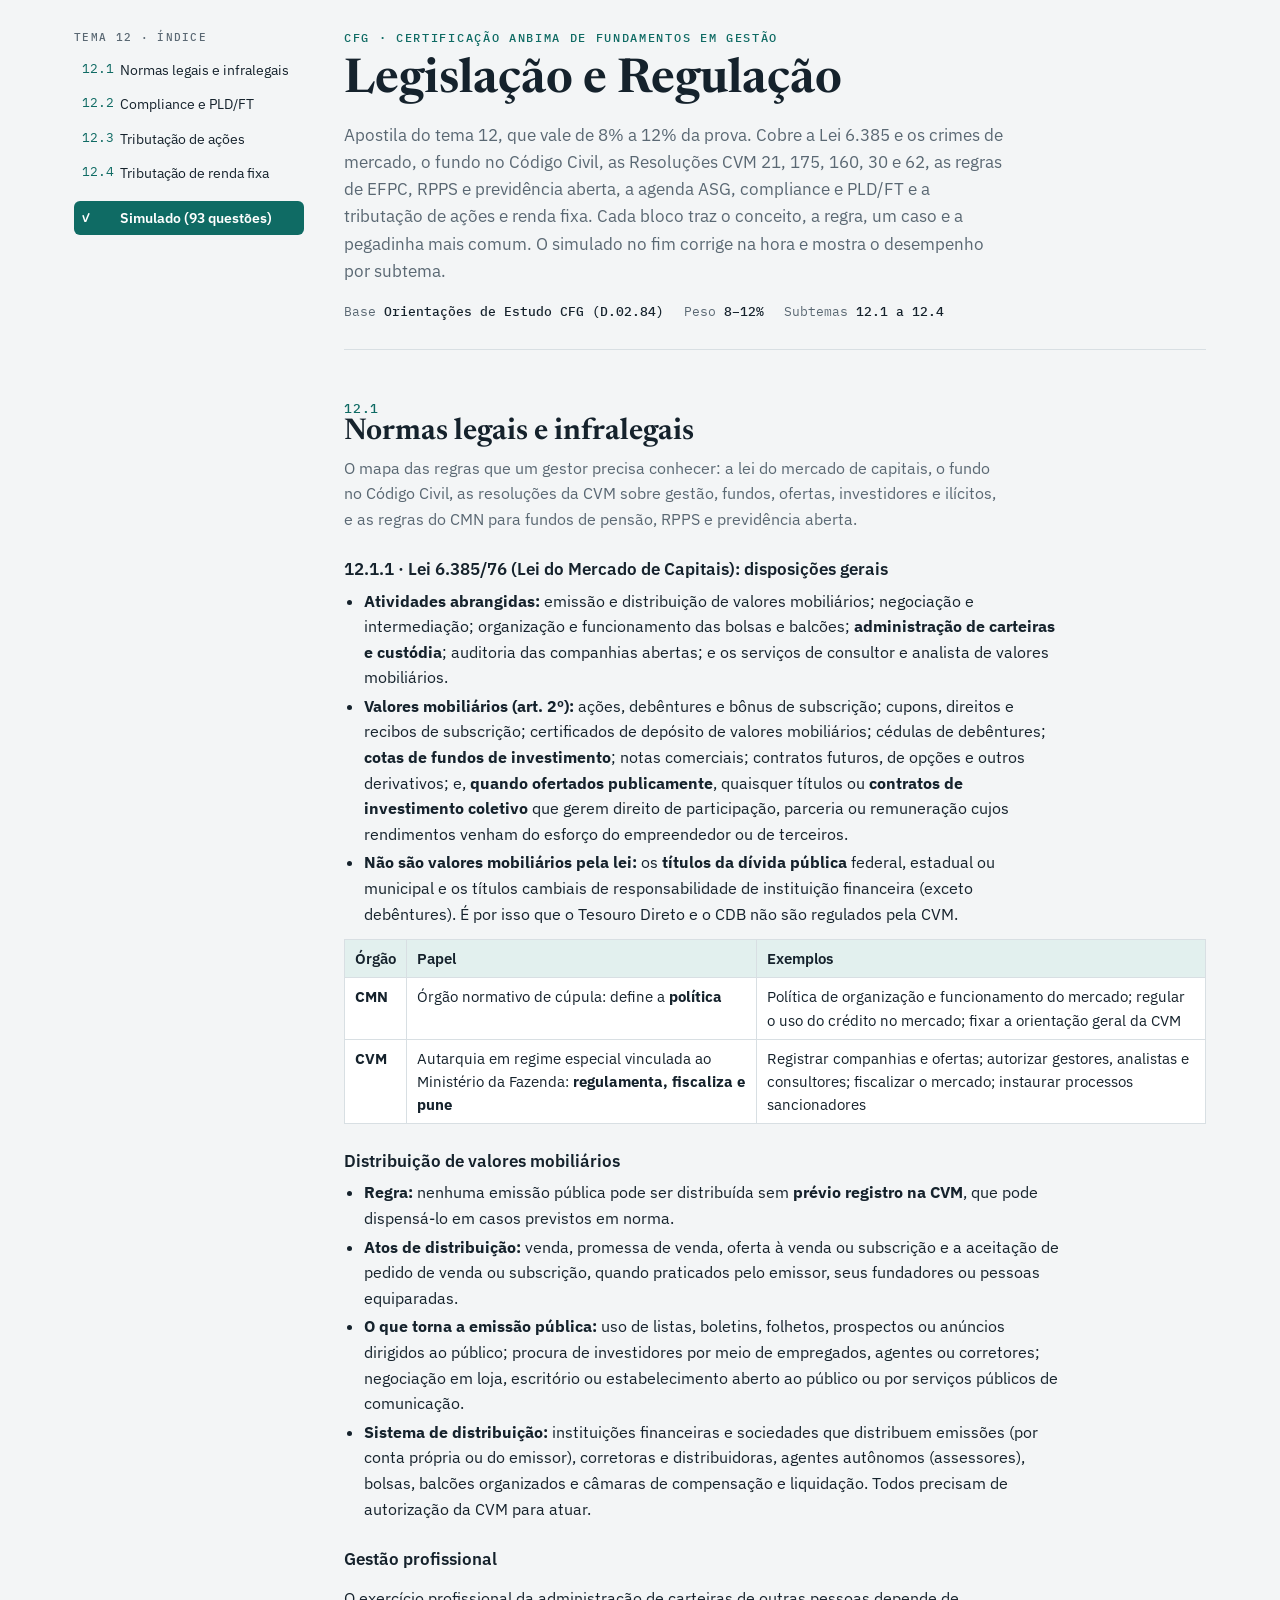
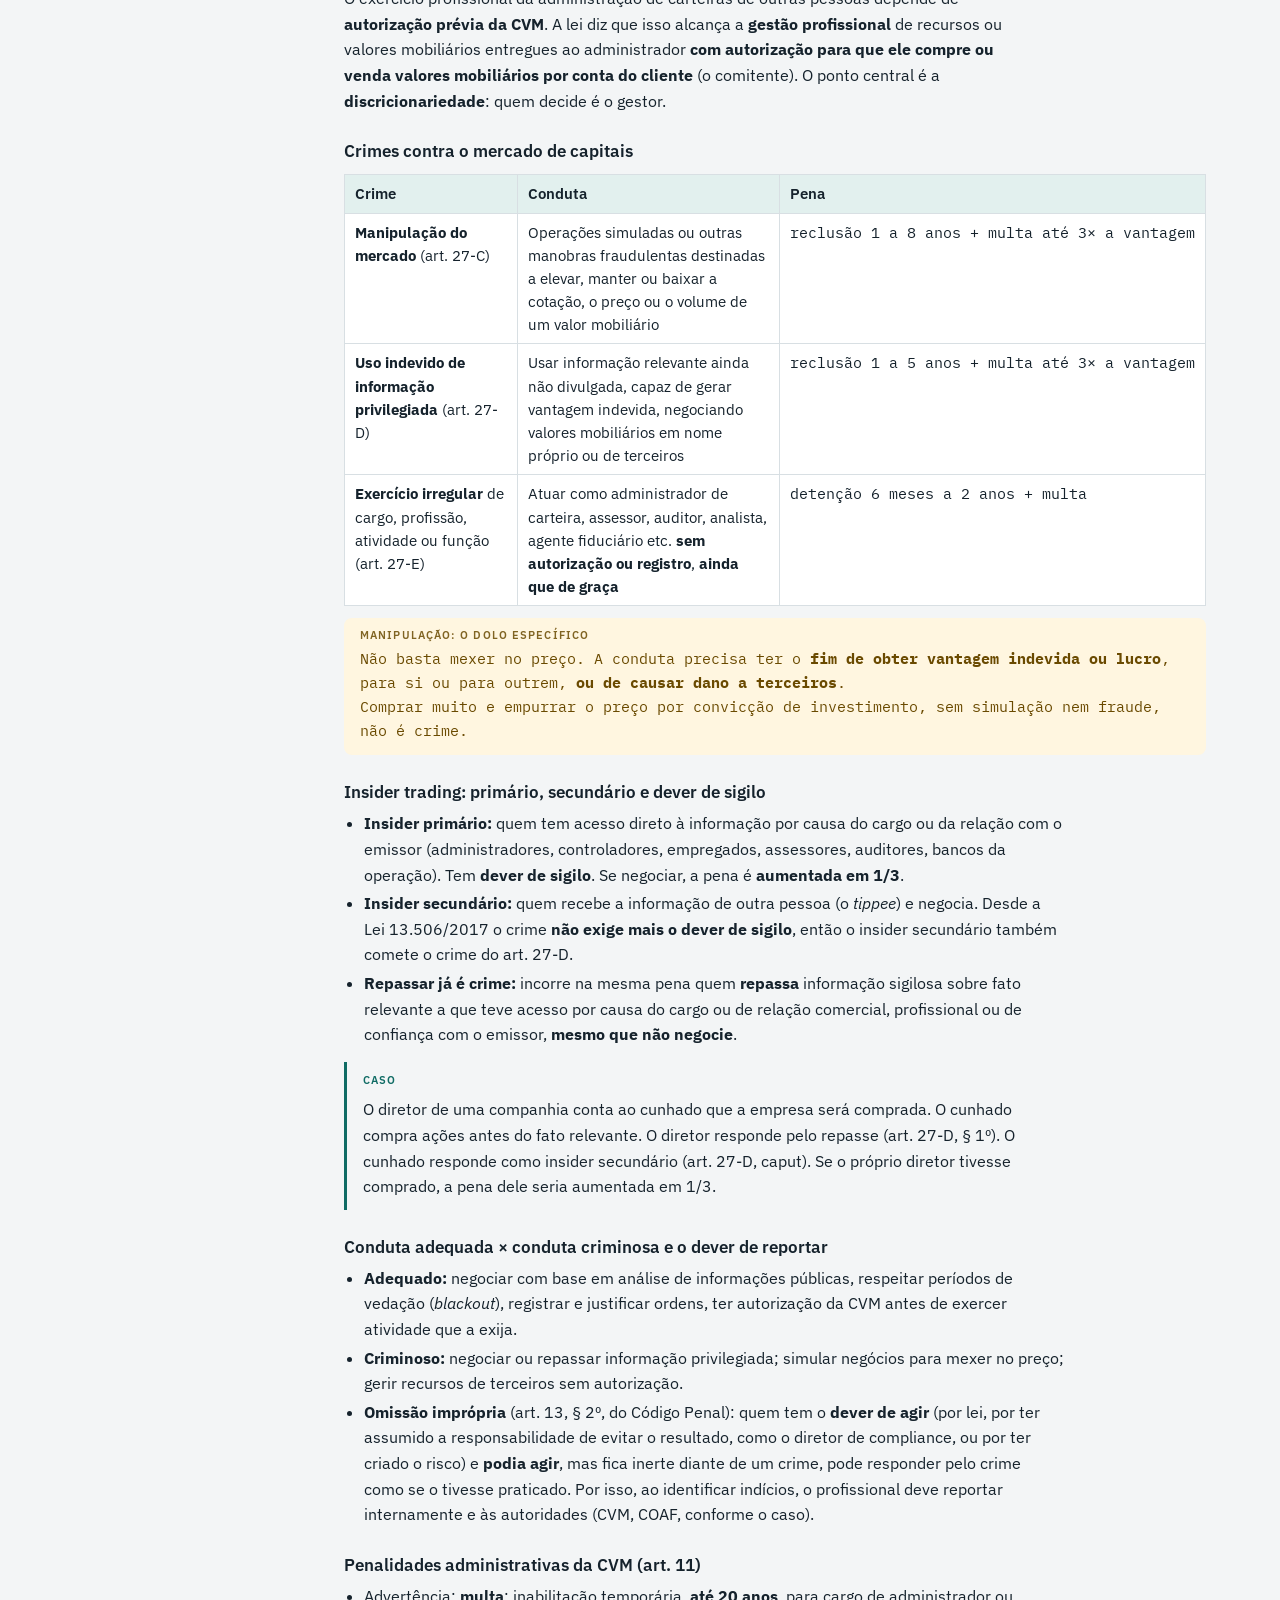
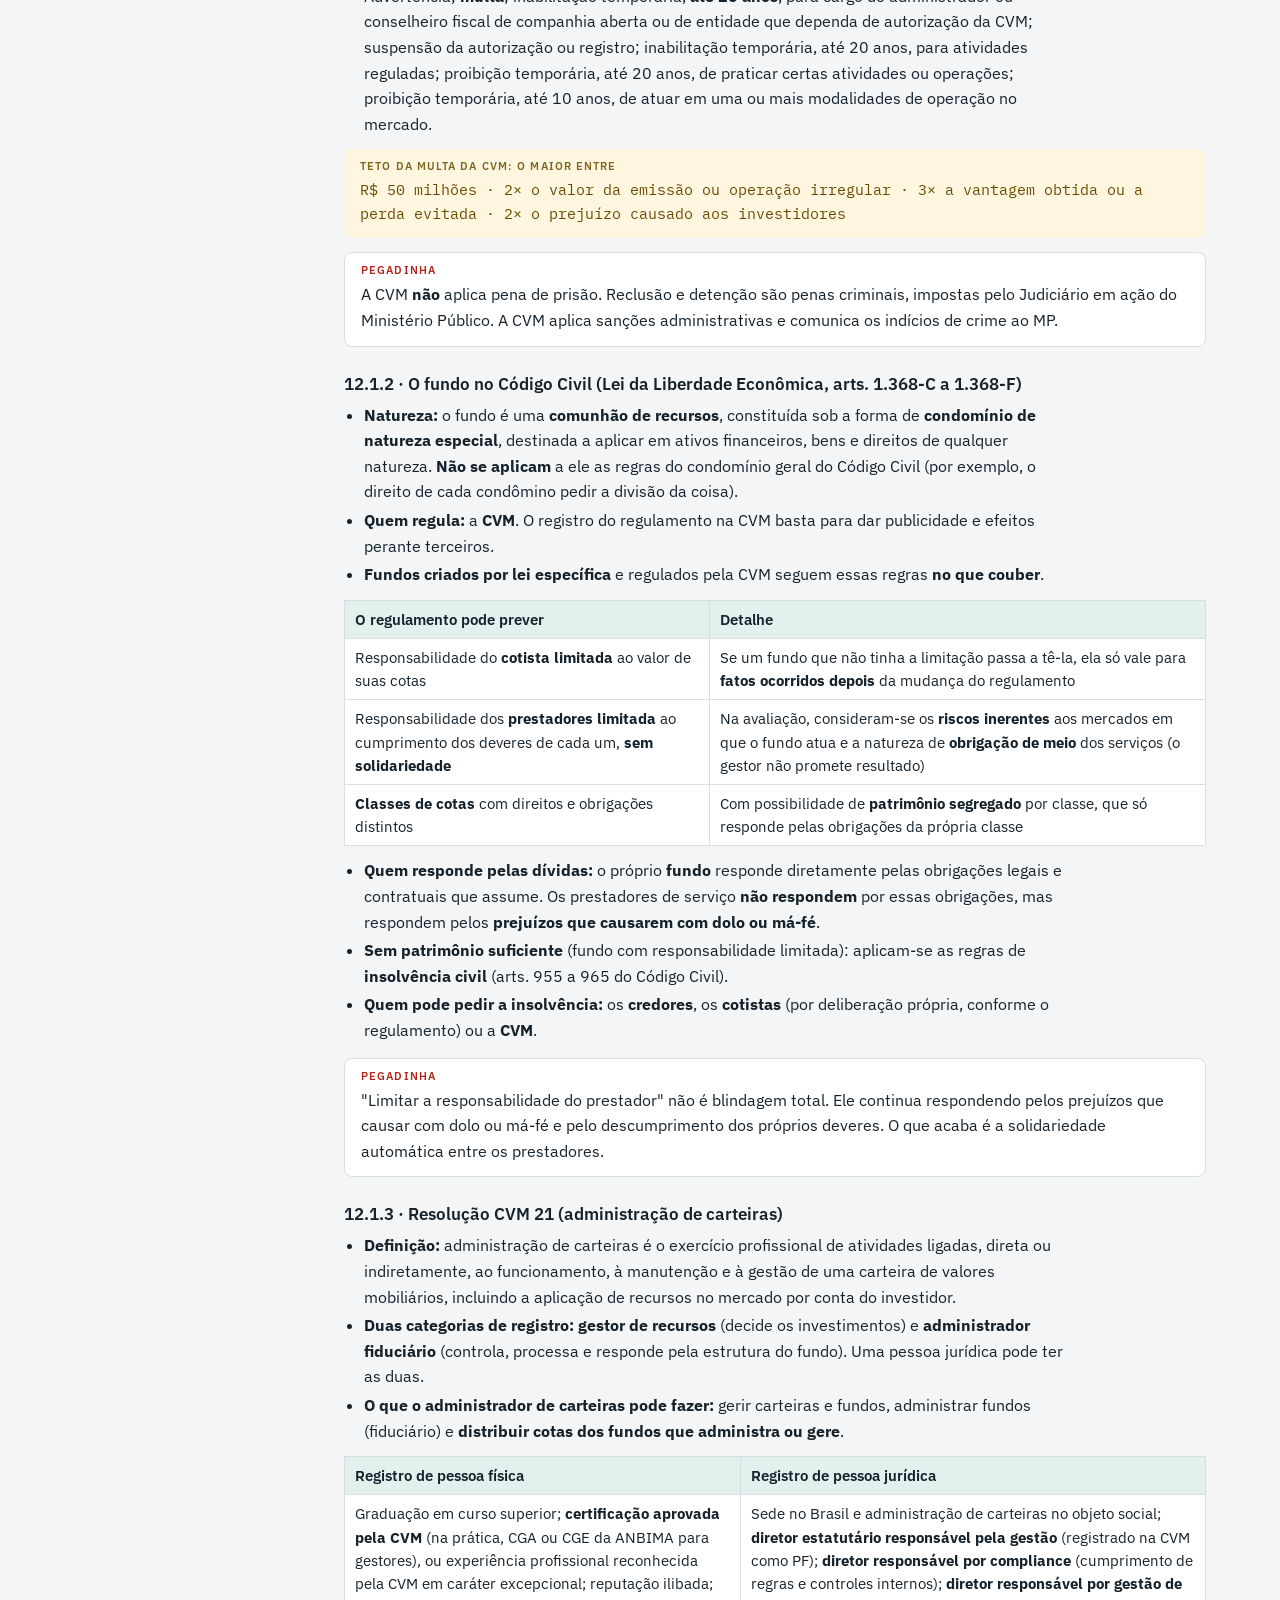
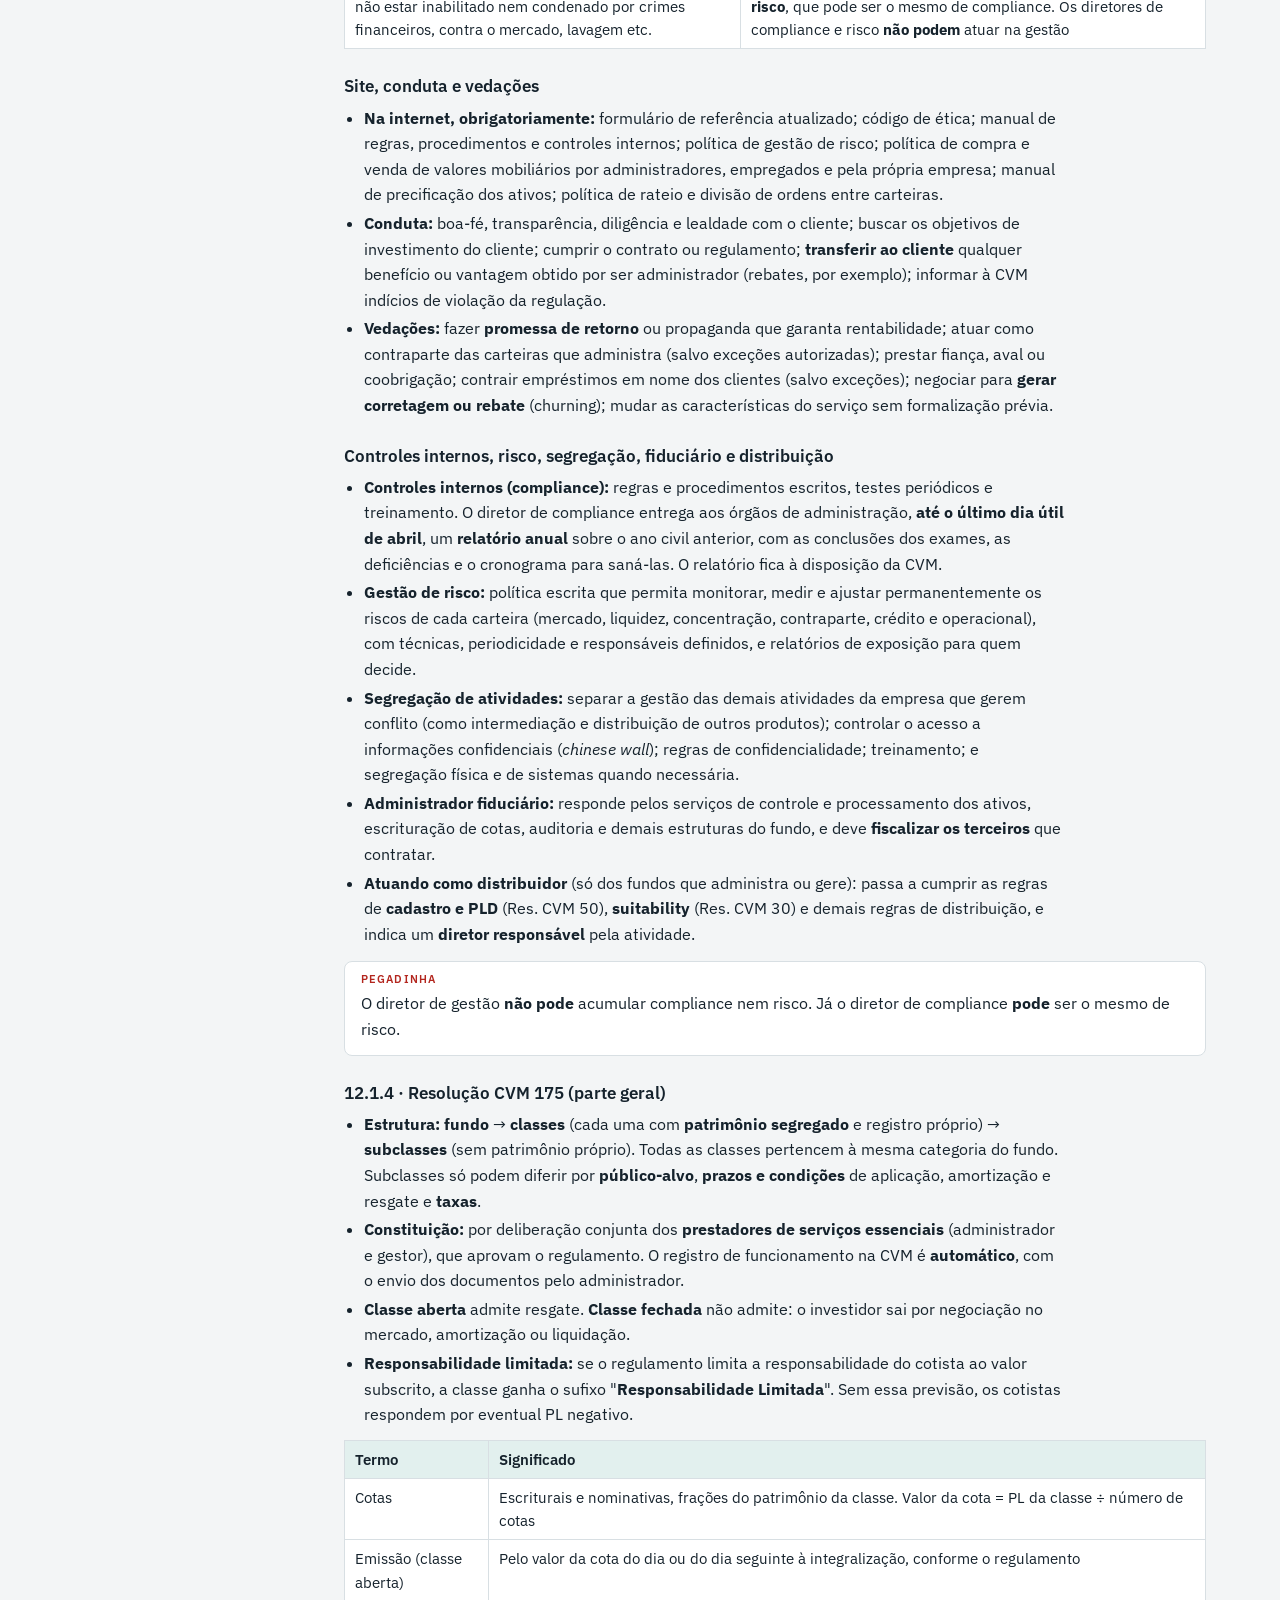
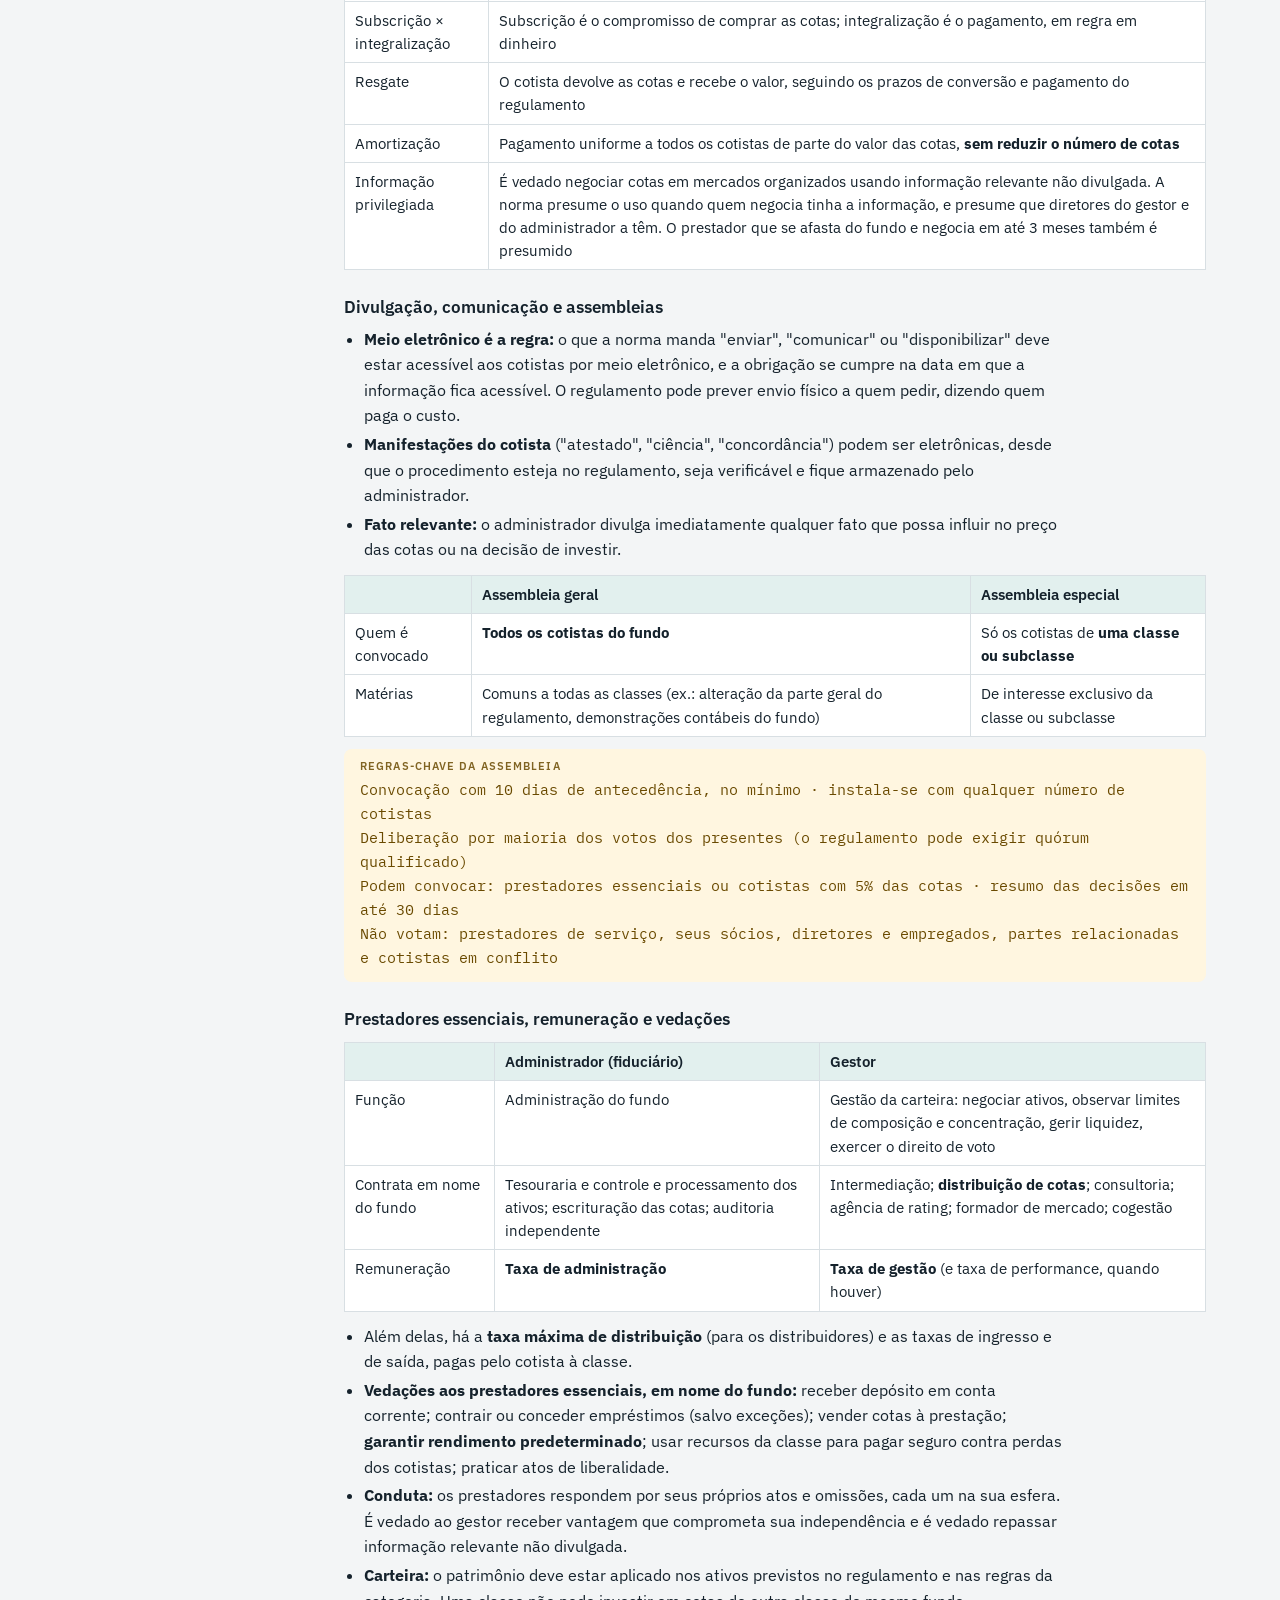
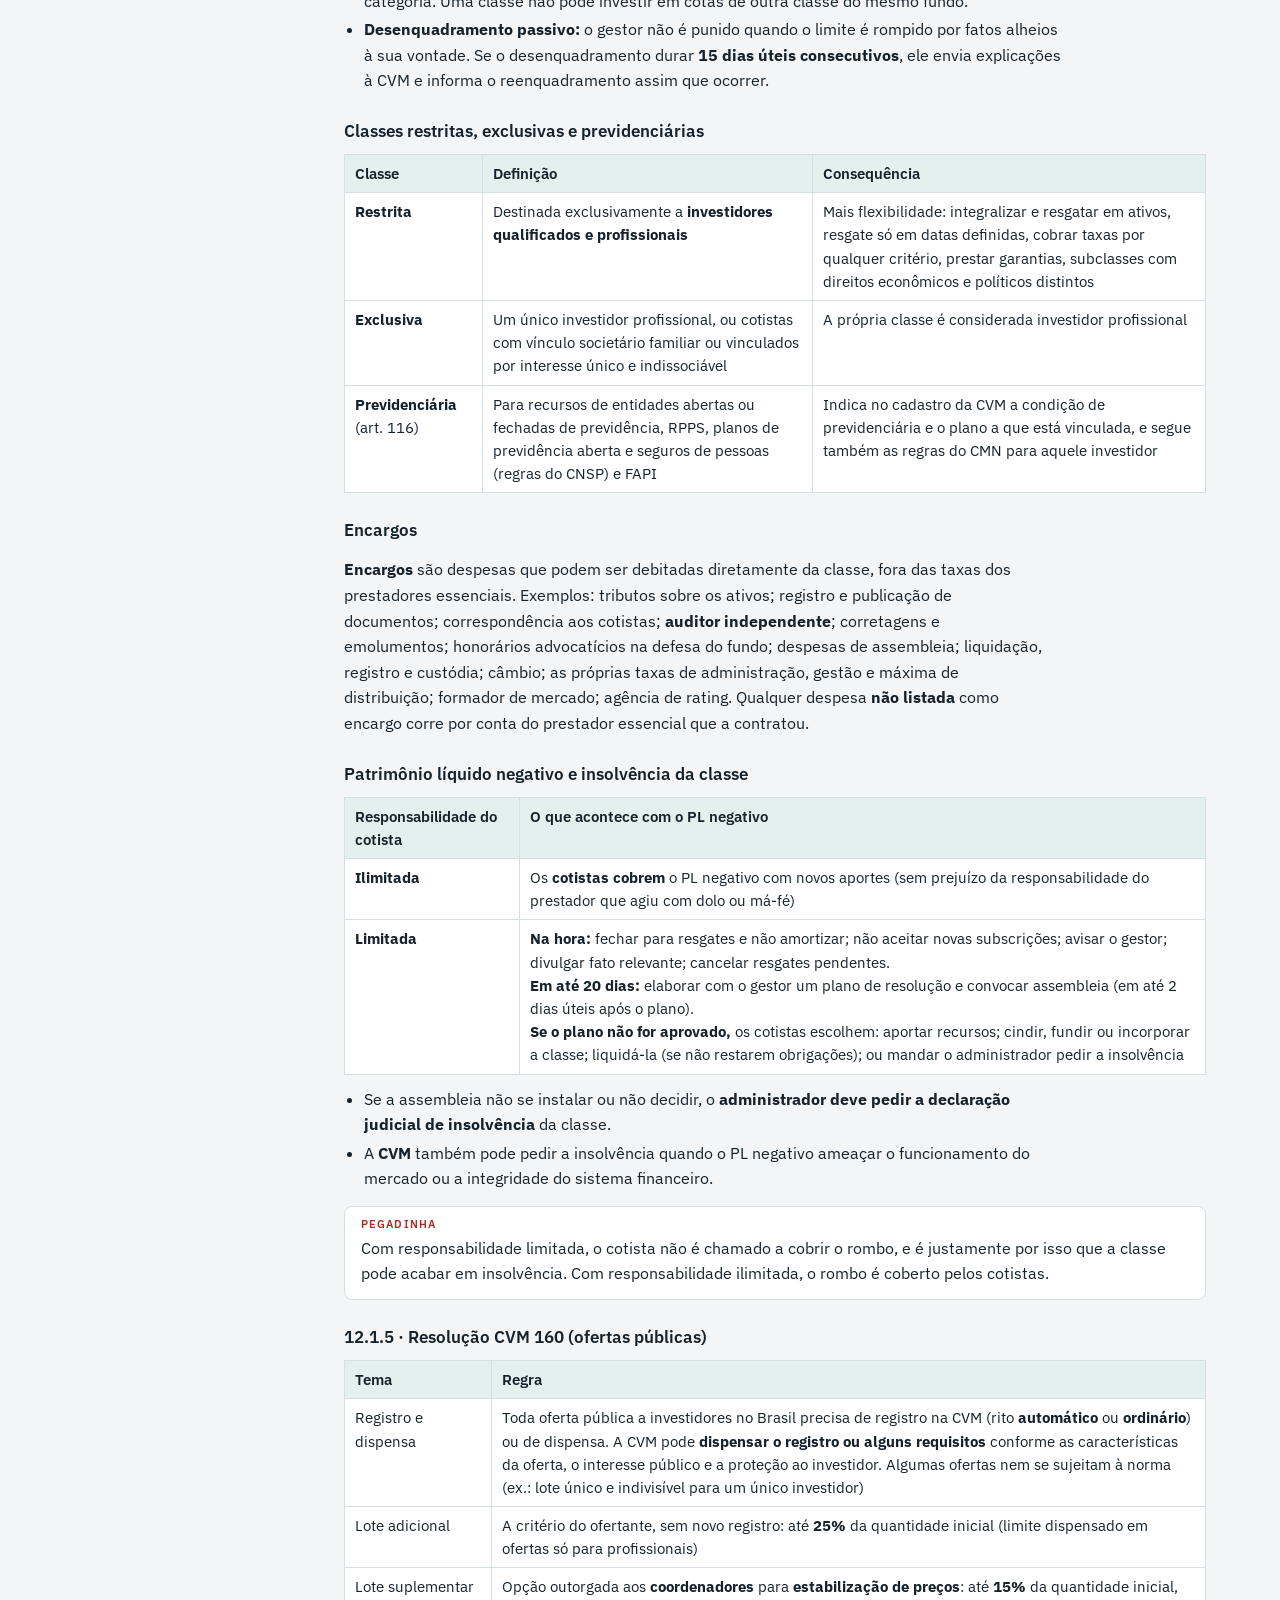
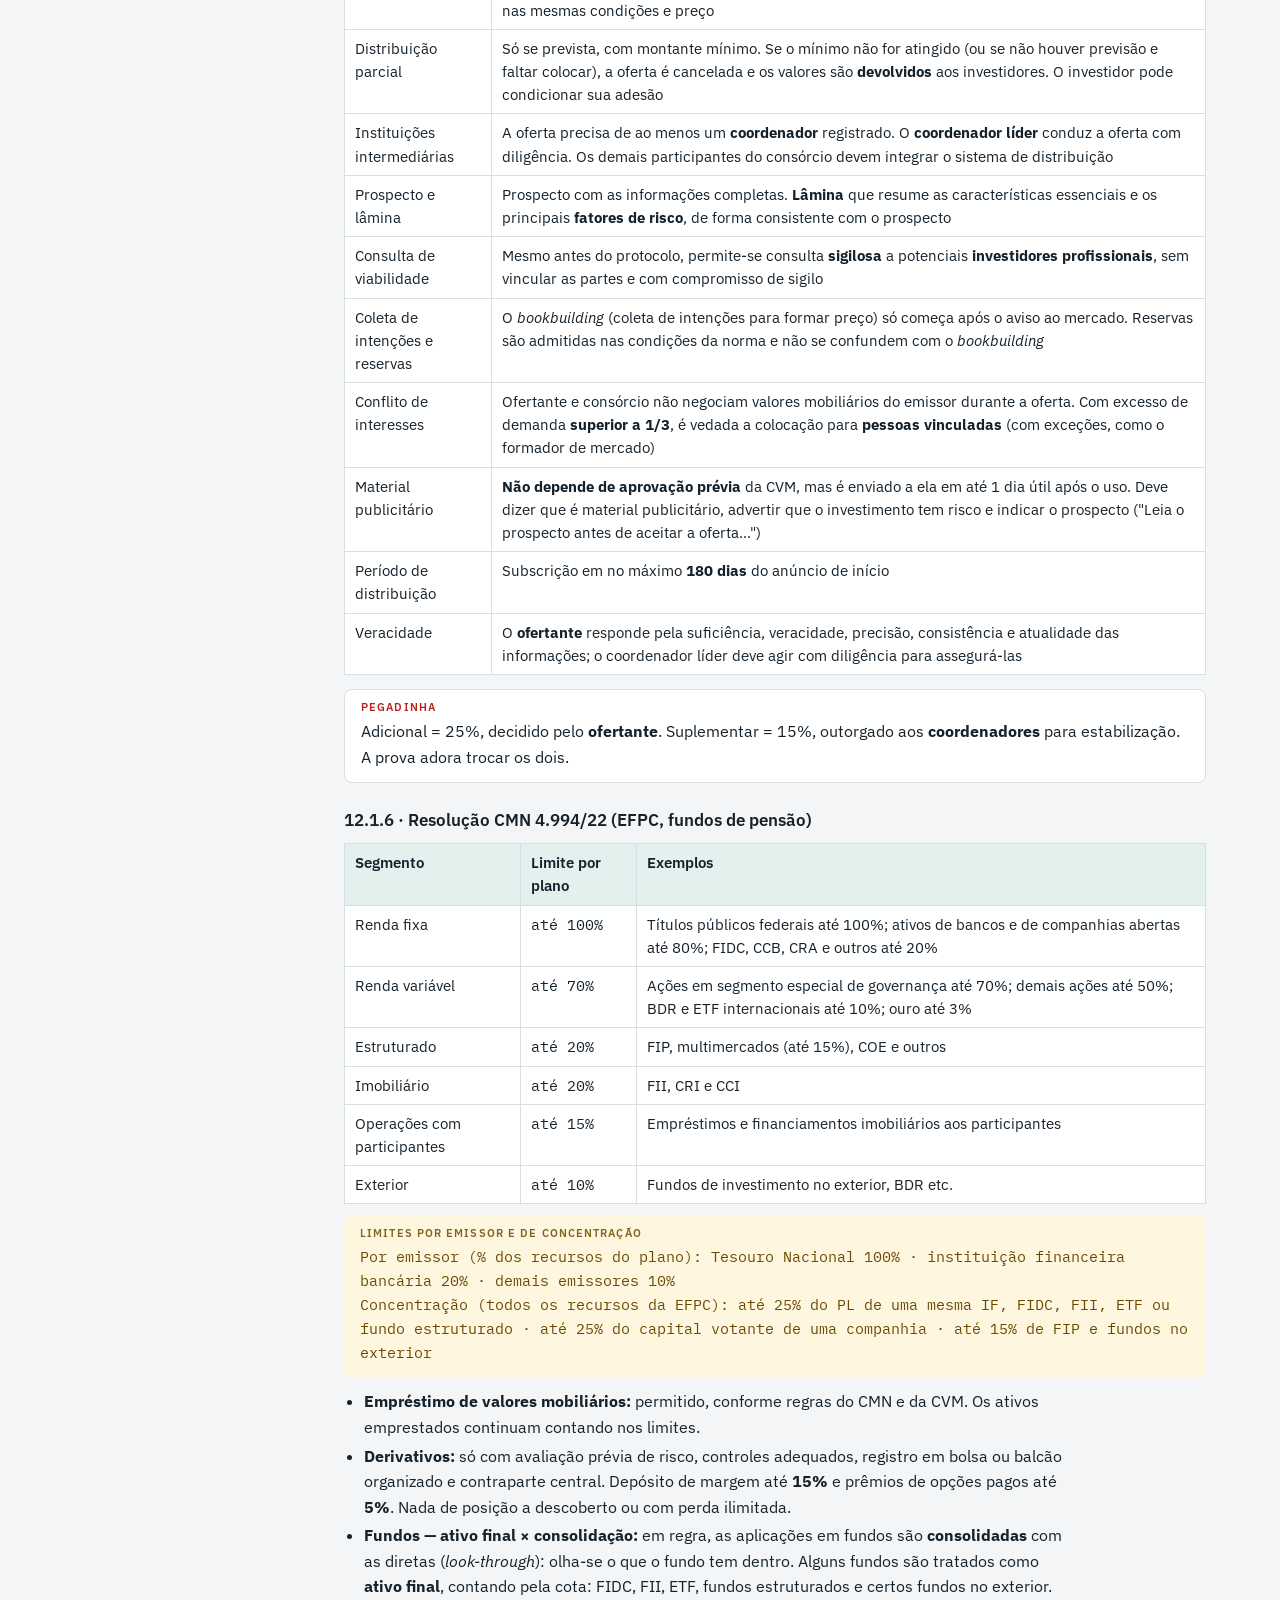
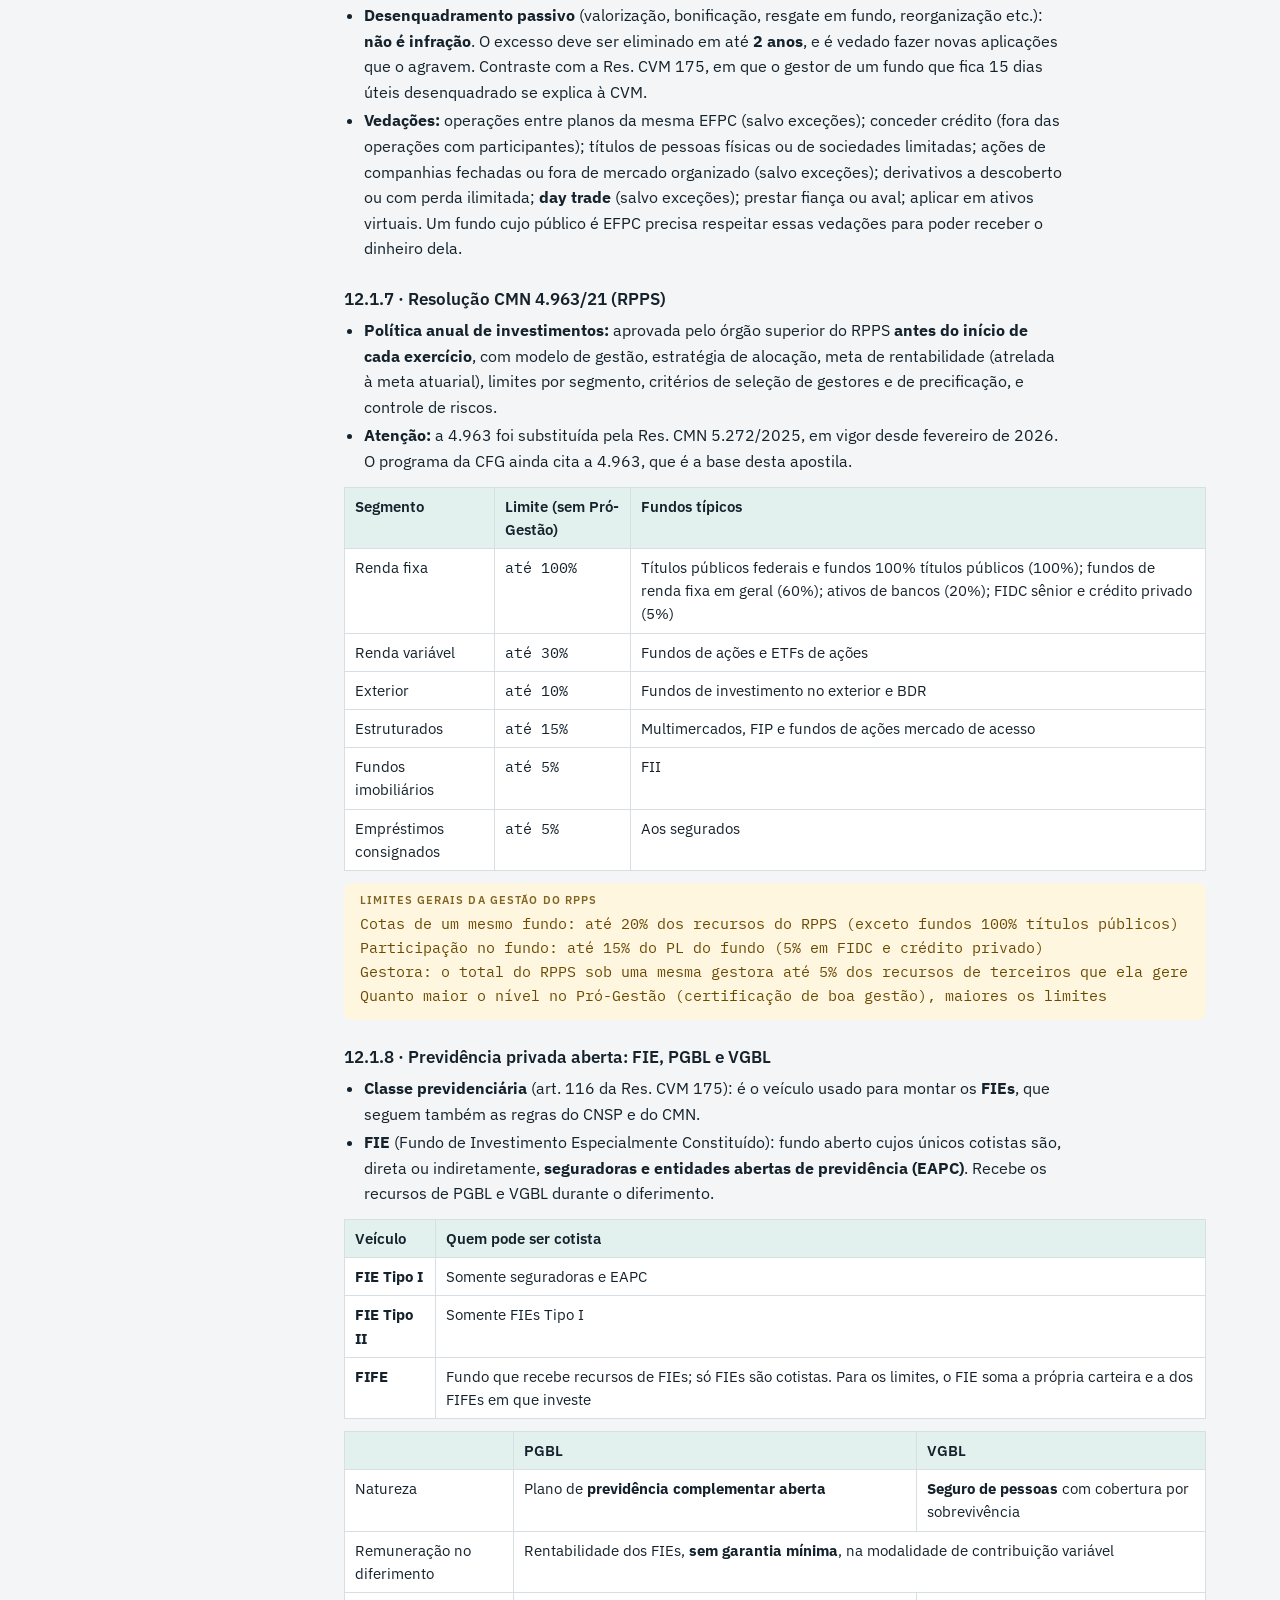
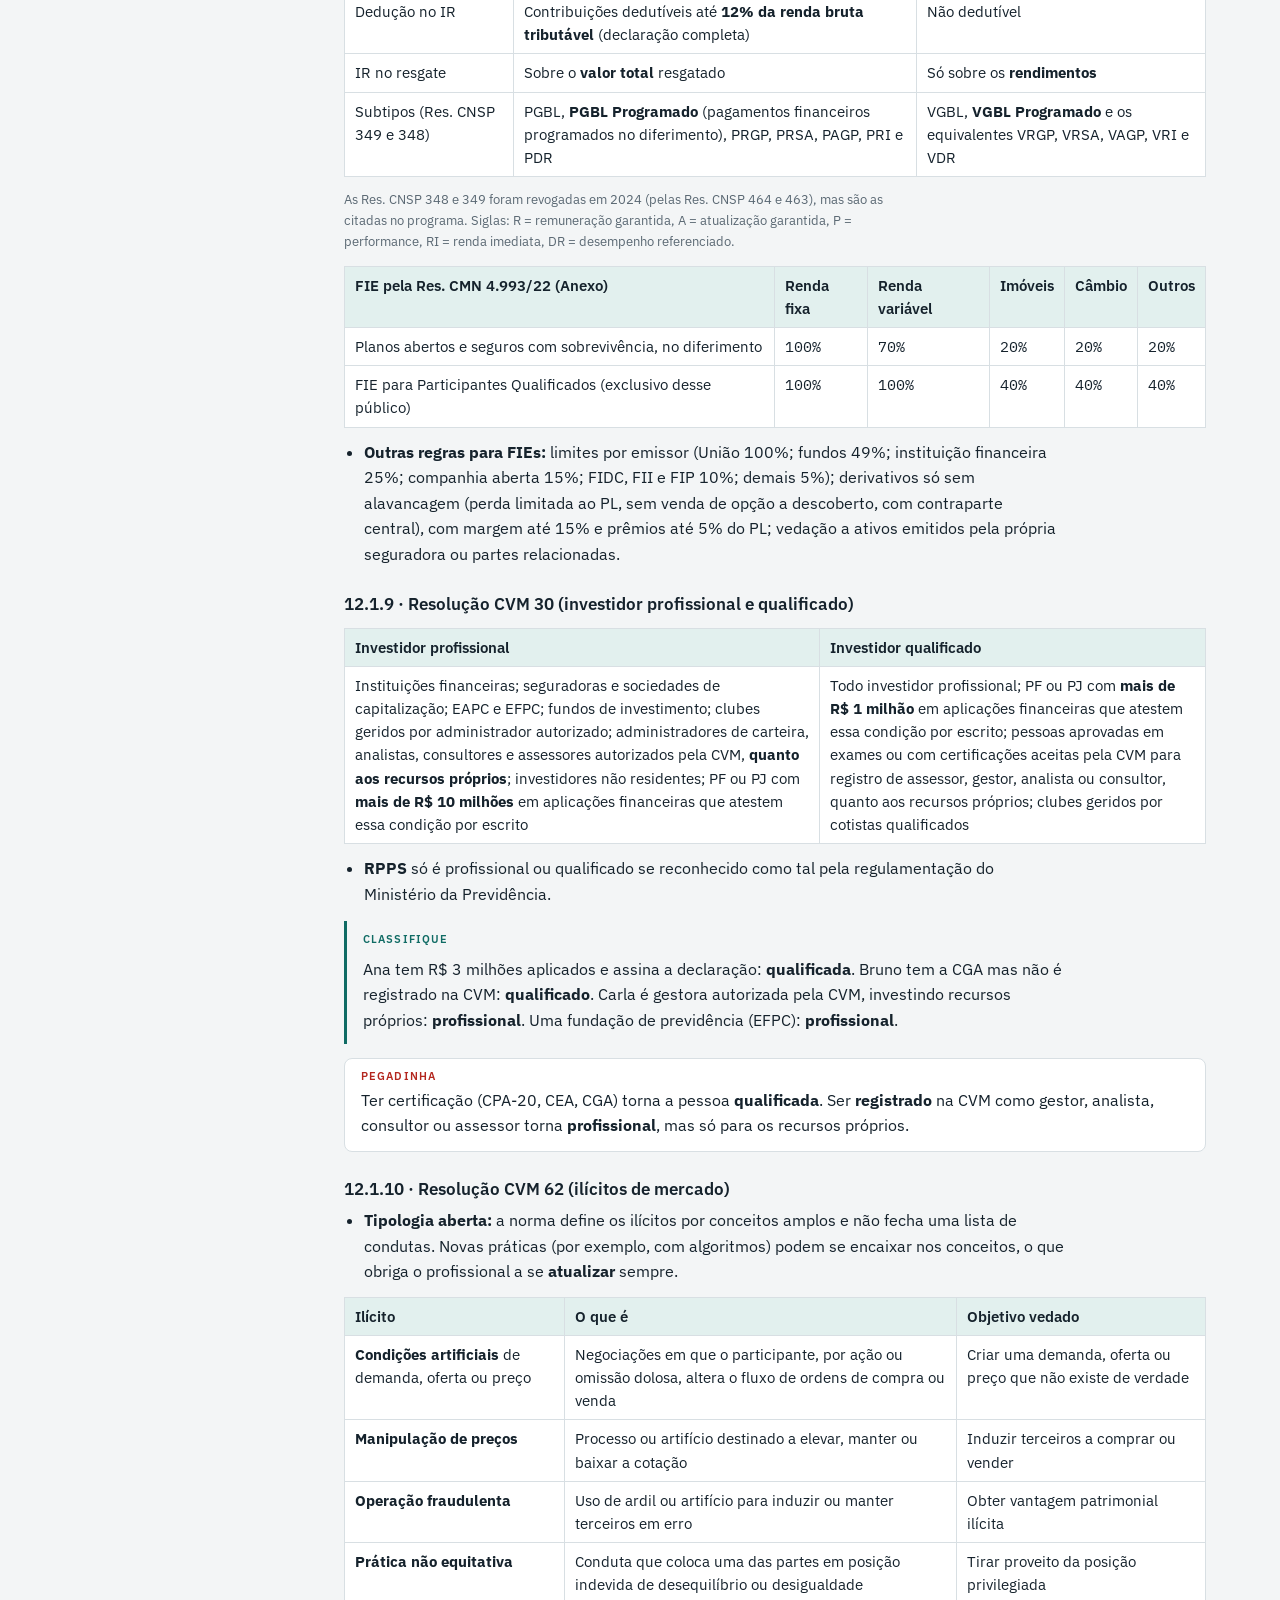
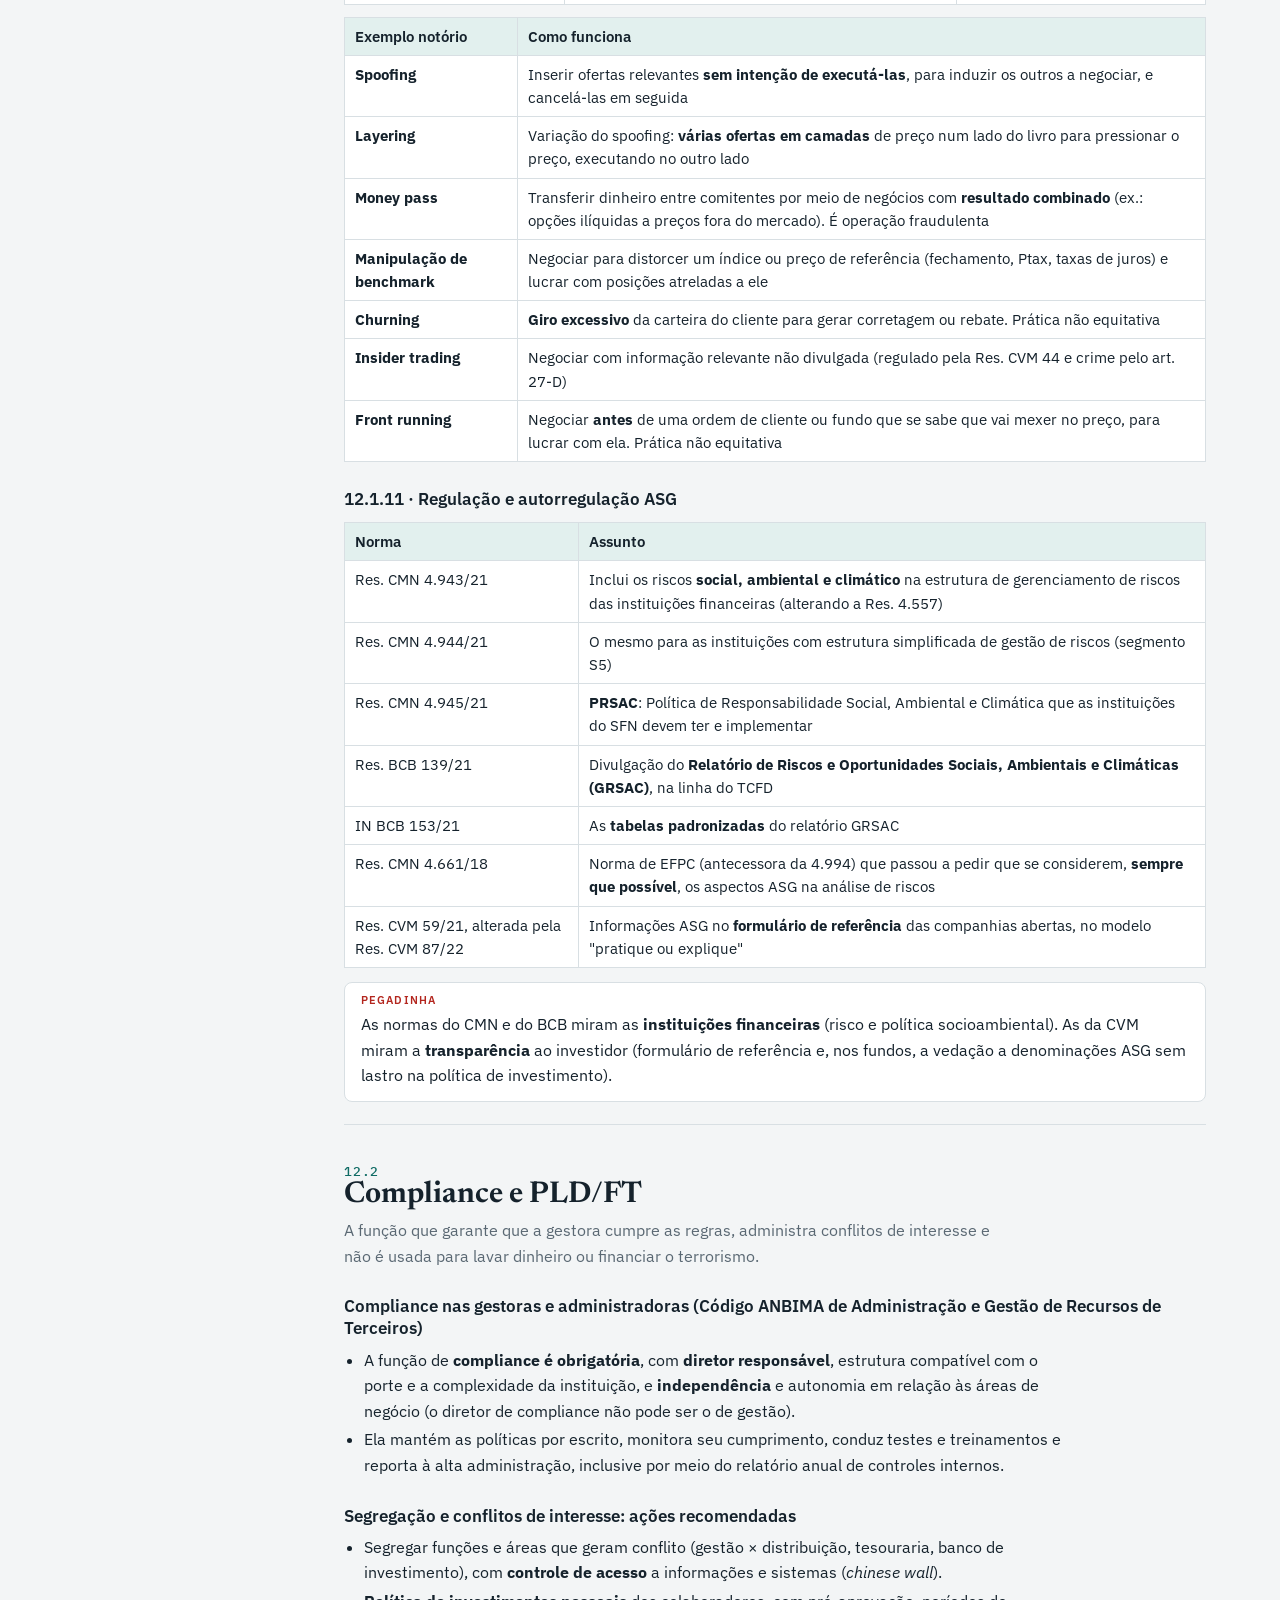
<file: apostilas/html/CFG Tema 12 - Legislacao e Regulacao - Apostila e Simulado.html>
<!doctype html>
<html lang="pt-BR">
<head>
<meta charset="utf-8">
<meta name="viewport" content="width=device-width, initial-scale=1">
<title>CFG Tema 12 · Legislação e Regulação</title>
<link rel="preconnect" href="https://fonts.googleapis.com">
<link rel="preconnect" href="https://fonts.gstatic.com" crossorigin>
<link rel="stylesheet" href="https://fonts.googleapis.com/css2?family=Newsreader:opsz,wght@6..72,500;6..72,650&family=IBM+Plex+Sans:wght@400;500;600&family=IBM+Plex+Mono:wght@400;500&display=swap">
<style>
/* Layout: apostila em coluna de leitura com índice lateral fixo; simulado no fim como "folha de prova". */
:root{
  --bg:#f3f5f6; --paper:#ffffff; --ink:#15222c; --muted:#5a6873; --line:#d8dfe3;
  --accent:#0f6b64; --accent-soft:#e2f0ee; --formula:#fff6e0; --formula-ink:#6a4a00;
  --ok:#1d7a3e; --ok-soft:#e3f3e8; --bad:#b3261e; --bad-soft:#fbe6e4;
  --f-display:"Newsreader", Georgia, "Times New Roman", serif;
  --f-body:"IBM Plex Sans", system-ui, -apple-system, "Segoe UI", sans-serif;
  --f-mono:"IBM Plex Mono", ui-monospace, Consolas, monospace;
}
@media (prefers-color-scheme: dark){:root:not([data-theme="light"]){
  --bg:#0f171d; --paper:#16212a; --ink:#e4ebef; --muted:#97a6b0; --line:#2a3945;
  --accent:#5cc2b8; --accent-soft:#16332f; --formula:#2c2412; --formula-ink:#f0cf86;
  --ok:#6fd08f; --ok-soft:#173222; --bad:#ff8a80; --bad-soft:#3a1c1a; color-scheme:dark}}
:root[data-theme="dark"]{
  --bg:#0f171d; --paper:#16212a; --ink:#e4ebef; --muted:#97a6b0; --line:#2a3945;
  --accent:#5cc2b8; --accent-soft:#16332f; --formula:#2c2412; --formula-ink:#f0cf86;
  --ok:#6fd08f; --ok-soft:#173222; --bad:#ff8a80; --bad-soft:#3a1c1a; color-scheme:dark}
*{box-sizing:border-box}
body{background:var(--bg);color:var(--ink);font:16px/1.6 var(--f-body);margin:0}
.wrap{display:grid;grid-template-columns:230px minmax(0,1fr);gap:40px;max-width:1180px;margin:0 auto;padding-inline:24px;padding-block:32px 80px}
nav.toc{position:sticky;top:calc(env(safe-area-inset-top,0px) + 20px);align-self:start;font-size:14px}
nav.toc .k{font:500 11px/1 var(--f-mono);letter-spacing:.12em;text-transform:uppercase;color:var(--muted);margin-bottom:10px}
nav.toc a{display:grid;grid-template-columns:34px 1fr;gap:4px;padding:6px 8px;border-radius:6px;color:var(--ink);text-decoration:none}
nav.toc a:hover,nav.toc a:focus-visible{background:var(--accent-soft);outline:none}
nav.toc a span:first-child{font-family:var(--f-mono);color:var(--accent);font-size:13px}
nav.toc a.quiz{margin-top:10px;background:var(--accent);color:var(--paper);font-weight:600}
nav.toc a.quiz span:first-child{color:var(--paper)}
main{min-width:0}
header.hero{padding-bottom:28px;border-bottom:1px solid var(--line);margin-bottom:12px}
.eyebrow{font:500 12px/1 var(--f-mono);letter-spacing:.14em;text-transform:uppercase;color:var(--accent)}
h1{font:650 clamp(32px,5vw,48px)/1.08 var(--f-display);margin:12px 0 14px;text-wrap:balance}
h2{font:650 30px/1.15 var(--f-display);margin:0 0 6px;text-wrap:balance}
h3{font:600 17px/1.3 var(--f-body);margin:26px 0 8px}
.lede{max-width:66ch;color:var(--muted);font-size:17px;margin:0}
.meta{display:flex;flex-wrap:wrap;gap:8px 20px;margin-top:18px;font:13px/1.4 var(--f-mono);color:var(--muted)}
.meta b{color:var(--ink);font-weight:500}
section.topic{padding-block:40px 8px;border-bottom:1px solid var(--line)}
.num{font:500 13px/1 var(--f-mono);color:var(--accent);letter-spacing:.06em}
.why{color:var(--muted);max-width:66ch;margin:0 0 6px}
p,li{max-width:70ch}
ul{padding-left:20px;margin:6px 0}
li{margin:3px 0}
.tbl{overflow-x:auto;margin:12px 0}
table{border-collapse:collapse;width:100%;font-size:14.5px;background:var(--paper)}
th,td{border:1px solid var(--line);padding:7px 10px;text-align:left;vertical-align:top}
th{background:var(--accent-soft);font-weight:600}
td.n{font-family:var(--f-mono);font-variant-numeric:tabular-nums;white-space:nowrap}
.formula{background:var(--formula);color:var(--formula-ink);border-radius:8px;padding:12px 16px;margin:12px 0;font:15px/1.6 var(--f-mono);overflow-x:auto}
.formula .lbl{display:block;font:600 11px/1 var(--f-body);letter-spacing:.1em;text-transform:uppercase;margin-bottom:6px;opacity:.85}
.ex{border-left:3px solid var(--accent);padding:4px 0 4px 16px;margin:14px 0}
.ex .lbl{font:600 11px/1 var(--f-body);letter-spacing:.1em;text-transform:uppercase;color:var(--accent)}
.ex p{margin:6px 0}
.pegadinha{background:var(--paper);border:1px solid var(--line);border-radius:8px;padding:12px 16px;margin:14px 0}
.pegadinha b:first-child{font:600 11px/1 var(--f-body);letter-spacing:.1em;text-transform:uppercase;color:var(--bad);display:block;margin-bottom:6px}
code{font-family:var(--f-mono);font-size:.92em}
/* Simulado */
#simulado{padding-top:44px}
.qbar{display:flex;flex-wrap:wrap;gap:10px;align-items:center;margin:14px 0 20px}
.qbar label{font-size:14px;color:var(--muted)}
select,button{font:inherit}
select{padding:8px 10px;border:1px solid var(--line);border-radius:6px;background:var(--paper);color:var(--ink)}
button{cursor:pointer;border-radius:6px;padding:9px 16px;border:1px solid var(--accent);background:var(--accent);color:var(--paper);font-weight:600}
button.ghost{background:transparent;color:var(--accent)}
button:focus-visible,select:focus-visible,.opt:focus-visible{outline:3px solid var(--accent);outline-offset:2px}
button:disabled{opacity:.45;cursor:default}
.card{background:var(--paper);border:1px solid var(--line);border-radius:10px;padding:22px}
.qhead{display:flex;justify-content:space-between;gap:12px;flex-wrap:wrap;font:13px/1.4 var(--f-mono);color:var(--muted)}
.progress{height:4px;background:var(--line);border-radius:4px;margin:10px 0 18px;overflow:hidden}
.progress i{display:block;height:100%;background:var(--accent);width:0;transition:width .25s}
.qtext{font:600 18px/1.45 var(--f-body);margin:0 0 16px}
.opts{display:grid;gap:8px}
.opt{display:grid;grid-template-columns:28px 1fr;gap:8px;text-align:left;padding:11px 14px;border:1px solid var(--line);border-radius:8px;background:var(--bg);color:var(--ink);font-weight:400}
.opt:hover:not(:disabled){border-color:var(--accent)}
.opt .l{font-family:var(--f-mono);color:var(--muted)}
.opt.ok{background:var(--ok-soft);border-color:var(--ok)}
.opt.bad{background:var(--bad-soft);border-color:var(--bad)}
.opt:disabled{cursor:default;opacity:1}
.fb{margin-top:16px;padding:12px 16px;border-radius:8px;background:var(--accent-soft)}
.fb strong.ok{color:var(--ok)} .fb strong.bad{color:var(--bad)}
.nav2{display:flex;justify-content:space-between;gap:10px;margin-top:18px;flex-wrap:wrap}
.score{font:650 44px/1 var(--f-display)}
.bars{display:grid;gap:8px;margin:18px 0}
.bar{display:grid;grid-template-columns:minmax(0,210px) 1fr 70px;gap:10px;align-items:center;font-size:14px}
.bar .t{height:10px;background:var(--line);border-radius:5px;overflow:hidden}
.bar .t i{display:block;height:100%;background:var(--accent)}
.bar .v{font-family:var(--f-mono);font-variant-numeric:tabular-nums;text-align:right}
.hint{font-size:13px;color:var(--muted)}
@media (max-width:860px){
  .wrap{grid-template-columns:1fr;gap:12px;padding-inline:16px}
  nav.toc{position:static;display:flex;flex-wrap:wrap;gap:4px}
  nav.toc .k{width:100%}
  nav.toc a{grid-template-columns:auto 1fr;padding:5px 8px;border:1px solid var(--line)}
  .bar{grid-template-columns:1fr 60px}
  .bar .t{grid-column:1/-1;order:3}
}
@media (prefers-reduced-motion:reduce){.progress i{transition:none}}

@media print{
  body{background:#fff;color:#000;font-size:11pt}
  .wrap{display:block;max-width:none;padding:0}
  nav.toc{display:none}
  section.topic{break-inside:auto;padding-block:18px 4px}
  h2,h3{break-after:avoid}
  table,.formula,.ex,.pegadinha{break-inside:avoid}
  .formula{background:#f6f1e2;color:#000}
  th{background:#e8eef0}
}
</style>
</head>
<body>
<div class="wrap">
<nav class="toc" aria-label="Índice">
  <div class="k">Tema 12 · índice</div>
  <a href="#t121"><span>12.1</span><span>Normas legais e infralegais</span></a>
  <a href="#t122"><span>12.2</span><span>Compliance e PLD/FT</span></a>
  <a href="#t123"><span>12.3</span><span>Tributação de ações</span></a>
  <a href="#t124"><span>12.4</span><span>Tributação de renda fixa</span></a>
  <a href="#simulado" class="quiz"><span>✓</span><span>Simulado (93 questões)</span></a>
</nav>

<main>
<header class="hero">
  <div class="eyebrow">CFG · Certificação ANBIMA de Fundamentos em Gestão</div>
  <h1>Legislação e Regulação</h1>
  <p class="lede">Apostila do tema 12, que vale de 8% a 12% da prova. Cobre a Lei 6.385 e os crimes de mercado, o fundo no Código Civil, as Resoluções CVM 21, 175, 160, 30 e 62, as regras de EFPC, RPPS e previdência aberta, a agenda ASG, compliance e PLD/FT e a tributação de ações e renda fixa. Cada bloco traz o conceito, a regra, um caso e a pegadinha mais comum. O simulado no fim corrige na hora e mostra o desempenho por subtema.</p>
  <div class="meta"><span>Base <b>Orientações de Estudo CFG (D.02.84)</b></span><span>Peso <b>8–12%</b></span><span>Subtemas <b>12.1 a 12.4</b></span></div>
</header>

<!-- 12.1 -->
<section class="topic" id="t121">
  <div class="num">12.1</div>
  <h2>Normas legais e infralegais</h2>
  <p class="why">O mapa das regras que um gestor precisa conhecer: a lei do mercado de capitais, o fundo no Código Civil, as resoluções da CVM sobre gestão, fundos, ofertas, investidores e ilícitos, e as regras do CMN para fundos de pensão, RPPS e previdência aberta.</p>

  <h3>12.1.1 · Lei 6.385/76 (Lei do Mercado de Capitais): disposições gerais</h3>
  <ul>
    <li><b>Atividades abrangidas:</b> emissão e distribuição de valores mobiliários; negociação e intermediação; organização e funcionamento das bolsas e balcões; <b>administração de carteiras e custódia</b>; auditoria das companhias abertas; e os serviços de consultor e analista de valores mobiliários.</li>
    <li><b>Valores mobiliários (art. 2º):</b> ações, debêntures e bônus de subscrição; cupons, direitos e recibos de subscrição; certificados de depósito de valores mobiliários; cédulas de debêntures; <b>cotas de fundos de investimento</b>; notas comerciais; contratos futuros, de opções e outros derivativos; e, <b>quando ofertados publicamente</b>, quaisquer títulos ou <b>contratos de investimento coletivo</b> que gerem direito de participação, parceria ou remuneração cujos rendimentos venham do esforço do empreendedor ou de terceiros.</li>
    <li><b>Não são valores mobiliários pela lei:</b> os <b>títulos da dívida pública</b> federal, estadual ou municipal e os títulos cambiais de responsabilidade de instituição financeira (exceto debêntures). É por isso que o Tesouro Direto e o CDB não são regulados pela CVM.</li>
  </ul>
  <div class="tbl"><table>
    <tr><th>Órgão</th><th>Papel</th><th>Exemplos</th></tr>
    <tr><td><b>CMN</b></td><td>Órgão normativo de cúpula: define a <b>política</b></td><td>Política de organização e funcionamento do mercado; regular o uso do crédito no mercado; fixar a orientação geral da CVM</td></tr>
    <tr><td><b>CVM</b></td><td>Autarquia em regime especial vinculada ao Ministério da Fazenda: <b>regulamenta, fiscaliza e pune</b></td><td>Registrar companhias e ofertas; autorizar gestores, analistas e consultores; fiscalizar o mercado; instaurar processos sancionadores</td></tr>
  </table></div>

  <h3>Distribuição de valores mobiliários</h3>
  <ul>
    <li><b>Regra:</b> nenhuma emissão pública pode ser distribuída sem <b>prévio registro na CVM</b>, que pode dispensá-lo em casos previstos em norma.</li>
    <li><b>Atos de distribuição:</b> venda, promessa de venda, oferta à venda ou subscrição e a aceitação de pedido de venda ou subscrição, quando praticados pelo emissor, seus fundadores ou pessoas equiparadas.</li>
    <li><b>O que torna a emissão pública:</b> uso de listas, boletins, folhetos, prospectos ou anúncios dirigidos ao público; procura de investidores por meio de empregados, agentes ou corretores; negociação em loja, escritório ou estabelecimento aberto ao público ou por serviços públicos de comunicação.</li>
    <li><b>Sistema de distribuição:</b> instituições financeiras e sociedades que distribuem emissões (por conta própria ou do emissor), corretoras e distribuidoras, agentes autônomos (assessores), bolsas, balcões organizados e câmaras de compensação e liquidação. Todos precisam de autorização da CVM para atuar.</li>
  </ul>

  <h3>Gestão profissional</h3>
  <p>O exercício profissional da administração de carteiras de outras pessoas depende de <b>autorização prévia da CVM</b>. A lei diz que isso alcança a <b>gestão profissional</b> de recursos ou valores mobiliários entregues ao administrador <b>com autorização para que ele compre ou venda valores mobiliários por conta do cliente</b> (o comitente). O ponto central é a <b>discricionariedade</b>: quem decide é o gestor.</p>

  <h3>Crimes contra o mercado de capitais</h3>
  <div class="tbl"><table>
    <tr><th>Crime</th><th>Conduta</th><th>Pena</th></tr>
    <tr><td><b>Manipulação do mercado</b> (art. 27-C)</td><td>Operações simuladas ou outras manobras fraudulentas destinadas a elevar, manter ou baixar a cotação, o preço ou o volume de um valor mobiliário</td><td class="n">reclusão 1 a 8 anos + multa até 3× a vantagem</td></tr>
    <tr><td><b>Uso indevido de informação privilegiada</b> (art. 27-D)</td><td>Usar informação relevante ainda não divulgada, capaz de gerar vantagem indevida, negociando valores mobiliários em nome próprio ou de terceiros</td><td class="n">reclusão 1 a 5 anos + multa até 3× a vantagem</td></tr>
    <tr><td><b>Exercício irregular</b> de cargo, profissão, atividade ou função (art. 27-E)</td><td>Atuar como administrador de carteira, assessor, auditor, analista, agente fiduciário etc. <b>sem autorização ou registro</b>, <b>ainda que de graça</b></td><td class="n">detenção 6 meses a 2 anos + multa</td></tr>
  </table></div>
  <div class="formula"><span class="lbl">Manipulação: o dolo específico</span>Não basta mexer no preço. A conduta precisa ter o <b>fim de obter vantagem indevida ou lucro</b>, para si ou para outrem, <b>ou de causar dano a terceiros</b>.<br>Comprar muito e empurrar o preço por convicção de investimento, sem simulação nem fraude, não é crime.</div>

  <h3>Insider trading: primário, secundário e dever de sigilo</h3>
  <ul>
    <li><b>Insider primário:</b> quem tem acesso direto à informação por causa do cargo ou da relação com o emissor (administradores, controladores, empregados, assessores, auditores, bancos da operação). Tem <b>dever de sigilo</b>. Se negociar, a pena é <b>aumentada em 1/3</b>.</li>
    <li><b>Insider secundário:</b> quem recebe a informação de outra pessoa (o <i>tippee</i>) e negocia. Desde a Lei 13.506/2017 o crime <b>não exige mais o dever de sigilo</b>, então o insider secundário também comete o crime do art. 27-D.</li>
    <li><b>Repassar já é crime:</b> incorre na mesma pena quem <b>repassa</b> informação sigilosa sobre fato relevante a que teve acesso por causa do cargo ou de relação comercial, profissional ou de confiança com o emissor, <b>mesmo que não negocie</b>.</li>
  </ul>
  <div class="ex"><span class="lbl">Caso</span>
    <p>O diretor de uma companhia conta ao cunhado que a empresa será comprada. O cunhado compra ações antes do fato relevante. O diretor responde pelo repasse (art. 27-D, § 1º). O cunhado responde como insider secundário (art. 27-D, caput). Se o próprio diretor tivesse comprado, a pena dele seria aumentada em 1/3.</p>
  </div>

  <h3>Conduta adequada × conduta criminosa e o dever de reportar</h3>
  <ul>
    <li><b>Adequado:</b> negociar com base em análise de informações públicas, respeitar períodos de vedação (<i>blackout</i>), registrar e justificar ordens, ter autorização da CVM antes de exercer atividade que a exija.</li>
    <li><b>Criminoso:</b> negociar ou repassar informação privilegiada; simular negócios para mexer no preço; gerir recursos de terceiros sem autorização.</li>
    <li><b>Omissão imprópria</b> (art. 13, § 2º, do Código Penal): quem tem o <b>dever de agir</b> (por lei, por ter assumido a responsabilidade de evitar o resultado, como o diretor de compliance, ou por ter criado o risco) e <b>podia agir</b>, mas fica inerte diante de um crime, pode responder pelo crime como se o tivesse praticado. Por isso, ao identificar indícios, o profissional deve reportar internamente e às autoridades (CVM, COAF, conforme o caso).</li>
  </ul>

  <h3>Penalidades administrativas da CVM (art. 11)</h3>
  <ul>
    <li>Advertência; <b>multa</b>; inabilitação temporária, <b>até 20 anos</b>, para cargo de administrador ou conselheiro fiscal de companhia aberta ou de entidade que dependa de autorização da CVM; suspensão da autorização ou registro; inabilitação temporária, até 20 anos, para atividades reguladas; proibição temporária, até 20 anos, de praticar certas atividades ou operações; proibição temporária, até 10 anos, de atuar em uma ou mais modalidades de operação no mercado.</li>
  </ul>
  <div class="formula"><span class="lbl">Teto da multa da CVM: o maior entre</span>R$ 50 milhões · 2× o valor da emissão ou operação irregular · 3× a vantagem obtida ou a perda evitada · 2× o prejuízo causado aos investidores</div>
  <div class="pegadinha"><b>Pegadinha</b>A CVM <b>não</b> aplica pena de prisão. Reclusão e detenção são penas criminais, impostas pelo Judiciário em ação do Ministério Público. A CVM aplica sanções administrativas e comunica os indícios de crime ao MP.</div>

  <h3>12.1.2 · O fundo no Código Civil (Lei da Liberdade Econômica, arts. 1.368-C a 1.368-F)</h3>
  <ul>
    <li><b>Natureza:</b> o fundo é uma <b>comunhão de recursos</b>, constituída sob a forma de <b>condomínio de natureza especial</b>, destinada a aplicar em ativos financeiros, bens e direitos de qualquer natureza. <b>Não se aplicam</b> a ele as regras do condomínio geral do Código Civil (por exemplo, o direito de cada condômino pedir a divisão da coisa).</li>
    <li><b>Quem regula:</b> a <b>CVM</b>. O registro do regulamento na CVM basta para dar publicidade e efeitos perante terceiros.</li>
    <li><b>Fundos criados por lei específica</b> e regulados pela CVM seguem essas regras <b>no que couber</b>.</li>
  </ul>
  <div class="tbl"><table>
    <tr><th>O regulamento pode prever</th><th>Detalhe</th></tr>
    <tr><td>Responsabilidade do <b>cotista limitada</b> ao valor de suas cotas</td><td>Se um fundo que não tinha a limitação passa a tê-la, ela só vale para <b>fatos ocorridos depois</b> da mudança do regulamento</td></tr>
    <tr><td>Responsabilidade dos <b>prestadores limitada</b> ao cumprimento dos deveres de cada um, <b>sem solidariedade</b></td><td>Na avaliação, consideram-se os <b>riscos inerentes</b> aos mercados em que o fundo atua e a natureza de <b>obrigação de meio</b> dos serviços (o gestor não promete resultado)</td></tr>
    <tr><td><b>Classes de cotas</b> com direitos e obrigações distintos</td><td>Com possibilidade de <b>patrimônio segregado</b> por classe, que só responde pelas obrigações da própria classe</td></tr>
  </table></div>
  <ul>
    <li><b>Quem responde pelas dívidas:</b> o próprio <b>fundo</b> responde diretamente pelas obrigações legais e contratuais que assume. Os prestadores de serviço <b>não respondem</b> por essas obrigações, mas respondem pelos <b>prejuízos que causarem com dolo ou má-fé</b>.</li>
    <li><b>Sem patrimônio suficiente</b> (fundo com responsabilidade limitada): aplicam-se as regras de <b>insolvência civil</b> (arts. 955 a 965 do Código Civil).</li>
    <li><b>Quem pode pedir a insolvência:</b> os <b>credores</b>, os <b>cotistas</b> (por deliberação própria, conforme o regulamento) ou a <b>CVM</b>.</li>
  </ul>
  <div class="pegadinha"><b>Pegadinha</b>"Limitar a responsabilidade do prestador" não é blindagem total. Ele continua respondendo pelos prejuízos que causar com dolo ou má-fé e pelo descumprimento dos próprios deveres. O que acaba é a solidariedade automática entre os prestadores.</div>

  <h3>12.1.3 · Resolução CVM 21 (administração de carteiras)</h3>
  <ul>
    <li><b>Definição:</b> administração de carteiras é o exercício profissional de atividades ligadas, direta ou indiretamente, ao funcionamento, à manutenção e à gestão de uma carteira de valores mobiliários, incluindo a aplicação de recursos no mercado por conta do investidor.</li>
    <li><b>Duas categorias de registro:</b> <b>gestor de recursos</b> (decide os investimentos) e <b>administrador fiduciário</b> (controla, processa e responde pela estrutura do fundo). Uma pessoa jurídica pode ter as duas.</li>
    <li><b>O que o administrador de carteiras pode fazer:</b> gerir carteiras e fundos, administrar fundos (fiduciário) e <b>distribuir cotas dos fundos que administra ou gere</b>.</li>
  </ul>
  <div class="tbl"><table>
    <tr><th>Registro de pessoa física</th><th>Registro de pessoa jurídica</th></tr>
    <tr><td>Graduação em curso superior; <b>certificação aprovada pela CVM</b> (na prática, CGA ou CGE da ANBIMA para gestores), ou experiência profissional reconhecida pela CVM em caráter excepcional; reputação ilibada; não estar inabilitado nem condenado por crimes financeiros, contra o mercado, lavagem etc.</td><td>Sede no Brasil e administração de carteiras no objeto social; <b>diretor estatutário responsável pela gestão</b> (registrado na CVM como PF); <b>diretor responsável por compliance</b> (cumprimento de regras e controles internos); <b>diretor responsável por gestão de risco</b>, que pode ser o mesmo de compliance. Os diretores de compliance e risco <b>não podem</b> atuar na gestão</td></tr>
  </table></div>

  <h3>Site, conduta e vedações</h3>
  <ul>
    <li><b>Na internet, obrigatoriamente:</b> formulário de referência atualizado; código de ética; manual de regras, procedimentos e controles internos; política de gestão de risco; política de compra e venda de valores mobiliários por administradores, empregados e pela própria empresa; manual de precificação dos ativos; política de rateio e divisão de ordens entre carteiras.</li>
    <li><b>Conduta:</b> boa-fé, transparência, diligência e lealdade com o cliente; buscar os objetivos de investimento do cliente; cumprir o contrato ou regulamento; <b>transferir ao cliente</b> qualquer benefício ou vantagem obtido por ser administrador (rebates, por exemplo); informar à CVM indícios de violação da regulação.</li>
    <li><b>Vedações:</b> fazer <b>promessa de retorno</b> ou propaganda que garanta rentabilidade; atuar como contraparte das carteiras que administra (salvo exceções autorizadas); prestar fiança, aval ou coobrigação; contrair empréstimos em nome dos clientes (salvo exceções); negociar para <b>gerar corretagem ou rebate</b> (churning); mudar as características do serviço sem formalização prévia.</li>
  </ul>

  <h3>Controles internos, risco, segregação, fiduciário e distribuição</h3>
  <ul>
    <li><b>Controles internos (compliance):</b> regras e procedimentos escritos, testes periódicos e treinamento. O diretor de compliance entrega aos órgãos de administração, <b>até o último dia útil de abril</b>, um <b>relatório anual</b> sobre o ano civil anterior, com as conclusões dos exames, as deficiências e o cronograma para saná-las. O relatório fica à disposição da CVM.</li>
    <li><b>Gestão de risco:</b> política escrita que permita monitorar, medir e ajustar permanentemente os riscos de cada carteira (mercado, liquidez, concentração, contraparte, crédito e operacional), com técnicas, periodicidade e responsáveis definidos, e relatórios de exposição para quem decide.</li>
    <li><b>Segregação de atividades:</b> separar a gestão das demais atividades da empresa que gerem conflito (como intermediação e distribuição de outros produtos); controlar o acesso a informações confidenciais (<i>chinese wall</i>); regras de confidencialidade; treinamento; e segregação física e de sistemas quando necessária.</li>
    <li><b>Administrador fiduciário:</b> responde pelos serviços de controle e processamento dos ativos, escrituração de cotas, auditoria e demais estruturas do fundo, e deve <b>fiscalizar os terceiros</b> que contratar.</li>
    <li><b>Atuando como distribuidor</b> (só dos fundos que administra ou gere): passa a cumprir as regras de <b>cadastro e PLD</b> (Res. CVM 50), <b>suitability</b> (Res. CVM 30) e demais regras de distribuição, e indica um <b>diretor responsável</b> pela atividade.</li>
  </ul>
  <div class="pegadinha"><b>Pegadinha</b>O diretor de gestão <b>não pode</b> acumular compliance nem risco. Já o diretor de compliance <b>pode</b> ser o mesmo de risco.</div>

  <h3>12.1.4 · Resolução CVM 175 (parte geral)</h3>
  <ul>
    <li><b>Estrutura:</b> <b>fundo</b> → <b>classes</b> (cada uma com <b>patrimônio segregado</b> e registro próprio) → <b>subclasses</b> (sem patrimônio próprio). Todas as classes pertencem à mesma categoria do fundo. Subclasses só podem diferir por <b>público-alvo</b>, <b>prazos e condições</b> de aplicação, amortização e resgate e <b>taxas</b>.</li>
    <li><b>Constituição:</b> por deliberação conjunta dos <b>prestadores de serviços essenciais</b> (administrador e gestor), que aprovam o regulamento. O registro de funcionamento na CVM é <b>automático</b>, com o envio dos documentos pelo administrador.</li>
    <li><b>Classe aberta</b> admite resgate. <b>Classe fechada</b> não admite: o investidor sai por negociação no mercado, amortização ou liquidação.</li>
    <li><b>Responsabilidade limitada:</b> se o regulamento limita a responsabilidade do cotista ao valor subscrito, a classe ganha o sufixo "<b>Responsabilidade Limitada</b>". Sem essa previsão, os cotistas respondem por eventual PL negativo.</li>
  </ul>
  <div class="tbl"><table>
    <tr><th>Termo</th><th>Significado</th></tr>
    <tr><td>Cotas</td><td>Escriturais e nominativas, frações do patrimônio da classe. Valor da cota = PL da classe ÷ número de cotas</td></tr>
    <tr><td>Emissão (classe aberta)</td><td>Pelo valor da cota do dia ou do dia seguinte à integralização, conforme o regulamento</td></tr>
    <tr><td>Subscrição × integralização</td><td>Subscrição é o compromisso de comprar as cotas; integralização é o pagamento, em regra em dinheiro</td></tr>
    <tr><td>Resgate</td><td>O cotista devolve as cotas e recebe o valor, seguindo os prazos de conversão e pagamento do regulamento</td></tr>
    <tr><td>Amortização</td><td>Pagamento uniforme a todos os cotistas de parte do valor das cotas, <b>sem reduzir o número de cotas</b></td></tr>
    <tr><td>Informação privilegiada</td><td>É vedado negociar cotas em mercados organizados usando informação relevante não divulgada. A norma presume o uso quando quem negocia tinha a informação, e presume que diretores do gestor e do administrador a têm. O prestador que se afasta do fundo e negocia em até 3 meses também é presumido</td></tr>
  </table></div>

  <h3>Divulgação, comunicação e assembleias</h3>
  <ul>
    <li><b>Meio eletrônico é a regra:</b> o que a norma manda "enviar", "comunicar" ou "disponibilizar" deve estar acessível aos cotistas por meio eletrônico, e a obrigação se cumpre na data em que a informação fica acessível. O regulamento pode prever envio físico a quem pedir, dizendo quem paga o custo.</li>
    <li><b>Manifestações do cotista</b> ("atestado", "ciência", "concordância") podem ser eletrônicas, desde que o procedimento esteja no regulamento, seja verificável e fique armazenado pelo administrador.</li>
    <li><b>Fato relevante:</b> o administrador divulga imediatamente qualquer fato que possa influir no preço das cotas ou na decisão de investir.</li>
  </ul>
  <div class="tbl"><table>
    <tr><th></th><th>Assembleia geral</th><th>Assembleia especial</th></tr>
    <tr><td>Quem é convocado</td><td><b>Todos os cotistas do fundo</b></td><td>Só os cotistas de <b>uma classe ou subclasse</b></td></tr>
    <tr><td>Matérias</td><td>Comuns a todas as classes (ex.: alteração da parte geral do regulamento, demonstrações contábeis do fundo)</td><td>De interesse exclusivo da classe ou subclasse</td></tr>
  </table></div>
  <div class="formula"><span class="lbl">Regras-chave da assembleia</span>Convocação com 10 dias de antecedência, no mínimo · instala-se com qualquer número de cotistas<br>Deliberação por maioria dos votos dos presentes (o regulamento pode exigir quórum qualificado)<br>Podem convocar: prestadores essenciais ou cotistas com 5% das cotas · resumo das decisões em até 30 dias<br>Não votam: prestadores de serviço, seus sócios, diretores e empregados, partes relacionadas e cotistas em conflito</div>

  <h3>Prestadores essenciais, remuneração e vedações</h3>
  <div class="tbl"><table>
    <tr><th></th><th>Administrador (fiduciário)</th><th>Gestor</th></tr>
    <tr><td>Função</td><td>Administração do fundo</td><td>Gestão da carteira: negociar ativos, observar limites de composição e concentração, gerir liquidez, exercer o direito de voto</td></tr>
    <tr><td>Contrata em nome do fundo</td><td>Tesouraria e controle e processamento dos ativos; escrituração das cotas; auditoria independente</td><td>Intermediação; <b>distribuição de cotas</b>; consultoria; agência de rating; formador de mercado; cogestão</td></tr>
    <tr><td>Remuneração</td><td><b>Taxa de administração</b></td><td><b>Taxa de gestão</b> (e taxa de performance, quando houver)</td></tr>
  </table></div>
  <ul>
    <li>Além delas, há a <b>taxa máxima de distribuição</b> (para os distribuidores) e as taxas de ingresso e de saída, pagas pelo cotista à classe.</li>
    <li><b>Vedações aos prestadores essenciais, em nome do fundo:</b> receber depósito em conta corrente; contrair ou conceder empréstimos (salvo exceções); vender cotas à prestação; <b>garantir rendimento predeterminado</b>; usar recursos da classe para pagar seguro contra perdas dos cotistas; praticar atos de liberalidade.</li>
    <li><b>Conduta:</b> os prestadores respondem por seus próprios atos e omissões, cada um na sua esfera. É vedado ao gestor receber vantagem que comprometa sua independência e é vedado repassar informação relevante não divulgada.</li>
    <li><b>Carteira:</b> o patrimônio deve estar aplicado nos ativos previstos no regulamento e nas regras da categoria. Uma classe não pode investir em cotas de outra classe do mesmo fundo.</li>
    <li><b>Desenquadramento passivo:</b> o gestor não é punido quando o limite é rompido por fatos alheios à sua vontade. Se o desenquadramento durar <b>15 dias úteis consecutivos</b>, ele envia explicações à CVM e informa o reenquadramento assim que ocorrer.</li>
  </ul>

  <h3>Classes restritas, exclusivas e previdenciárias</h3>
  <div class="tbl"><table>
    <tr><th>Classe</th><th>Definição</th><th>Consequência</th></tr>
    <tr><td><b>Restrita</b></td><td>Destinada exclusivamente a <b>investidores qualificados e profissionais</b></td><td>Mais flexibilidade: integralizar e resgatar em ativos, resgate só em datas definidas, cobrar taxas por qualquer critério, prestar garantias, subclasses com direitos econômicos e políticos distintos</td></tr>
    <tr><td><b>Exclusiva</b></td><td>Um único investidor profissional, ou cotistas com vínculo societário familiar ou vinculados por interesse único e indissociável</td><td>A própria classe é considerada investidor profissional</td></tr>
    <tr><td><b>Previdenciária</b> (art. 116)</td><td>Para recursos de entidades abertas ou fechadas de previdência, RPPS, planos de previdência aberta e seguros de pessoas (regras do CNSP) e FAPI</td><td>Indica no cadastro da CVM a condição de previdenciária e o plano a que está vinculada, e segue também as regras do CMN para aquele investidor</td></tr>
  </table></div>

  <h3>Encargos</h3>
  <p><b>Encargos</b> são despesas que podem ser debitadas diretamente da classe, fora das taxas dos prestadores essenciais. Exemplos: tributos sobre os ativos; registro e publicação de documentos; correspondência aos cotistas; <b>auditor independente</b>; corretagens e emolumentos; honorários advocatícios na defesa do fundo; despesas de assembleia; liquidação, registro e custódia; câmbio; as próprias taxas de administração, gestão e máxima de distribuição; formador de mercado; agência de rating. Qualquer despesa <b>não listada</b> como encargo corre por conta do prestador essencial que a contratou.</p>

  <h3>Patrimônio líquido negativo e insolvência da classe</h3>
  <div class="tbl"><table>
    <tr><th>Responsabilidade do cotista</th><th>O que acontece com o PL negativo</th></tr>
    <tr><td><b>Ilimitada</b></td><td>Os <b>cotistas cobrem</b> o PL negativo com novos aportes (sem prejuízo da responsabilidade do prestador que agiu com dolo ou má-fé)</td></tr>
    <tr><td><b>Limitada</b></td><td><b>Na hora:</b> fechar para resgates e não amortizar; não aceitar novas subscrições; avisar o gestor; divulgar fato relevante; cancelar resgates pendentes.<br><b>Em até 20 dias:</b> elaborar com o gestor um plano de resolução e convocar assembleia (em até 2 dias úteis após o plano).<br><b>Se o plano não for aprovado,</b> os cotistas escolhem: aportar recursos; cindir, fundir ou incorporar a classe; liquidá-la (se não restarem obrigações); ou mandar o administrador pedir a insolvência</td></tr>
  </table></div>
  <ul>
    <li>Se a assembleia não se instalar ou não decidir, o <b>administrador deve pedir a declaração judicial de insolvência</b> da classe.</li>
    <li>A <b>CVM</b> também pode pedir a insolvência quando o PL negativo ameaçar o funcionamento do mercado ou a integridade do sistema financeiro.</li>
  </ul>
  <div class="pegadinha"><b>Pegadinha</b>Com responsabilidade limitada, o cotista não é chamado a cobrir o rombo, e é justamente por isso que a classe pode acabar em insolvência. Com responsabilidade ilimitada, o rombo é coberto pelos cotistas.</div>

  <h3>12.1.5 · Resolução CVM 160 (ofertas públicas)</h3>
  <div class="tbl"><table>
    <tr><th>Tema</th><th>Regra</th></tr>
    <tr><td>Registro e dispensa</td><td>Toda oferta pública a investidores no Brasil precisa de registro na CVM (rito <b>automático</b> ou <b>ordinário</b>) ou de dispensa. A CVM pode <b>dispensar o registro ou alguns requisitos</b> conforme as características da oferta, o interesse público e a proteção ao investidor. Algumas ofertas nem se sujeitam à norma (ex.: lote único e indivisível para um único investidor)</td></tr>
    <tr><td>Lote adicional</td><td>A critério do ofertante, sem novo registro: até <b>25%</b> da quantidade inicial (limite dispensado em ofertas só para profissionais)</td></tr>
    <tr><td>Lote suplementar</td><td>Opção outorgada aos <b>coordenadores</b> para <b>estabilização de preços</b>: até <b>15%</b> da quantidade inicial, nas mesmas condições e preço</td></tr>
    <tr><td>Distribuição parcial</td><td>Só se prevista, com montante mínimo. Se o mínimo não for atingido (ou se não houver previsão e faltar colocar), a oferta é cancelada e os valores são <b>devolvidos</b> aos investidores. O investidor pode condicionar sua adesão</td></tr>
    <tr><td>Instituições intermediárias</td><td>A oferta precisa de ao menos um <b>coordenador</b> registrado. O <b>coordenador líder</b> conduz a oferta com diligência. Os demais participantes do consórcio devem integrar o sistema de distribuição</td></tr>
    <tr><td>Prospecto e lâmina</td><td>Prospecto com as informações completas. <b>Lâmina</b> que resume as características essenciais e os principais <b>fatores de risco</b>, de forma consistente com o prospecto</td></tr>
    <tr><td>Consulta de viabilidade</td><td>Mesmo antes do protocolo, permite-se consulta <b>sigilosa</b> a potenciais <b>investidores profissionais</b>, sem vincular as partes e com compromisso de sigilo</td></tr>
    <tr><td>Coleta de intenções e reservas</td><td>O <i>bookbuilding</i> (coleta de intenções para formar preço) só começa após o aviso ao mercado. Reservas são admitidas nas condições da norma e não se confundem com o <i>bookbuilding</i></td></tr>
    <tr><td>Conflito de interesses</td><td>Ofertante e consórcio não negociam valores mobiliários do emissor durante a oferta. Com excesso de demanda <b>superior a 1/3</b>, é vedada a colocação para <b>pessoas vinculadas</b> (com exceções, como o formador de mercado)</td></tr>
    <tr><td>Material publicitário</td><td><b>Não depende de aprovação prévia</b> da CVM, mas é enviado a ela em até 1 dia útil após o uso. Deve dizer que é material publicitário, advertir que o investimento tem risco e indicar o prospecto ("Leia o prospecto antes de aceitar a oferta…")</td></tr>
    <tr><td>Período de distribuição</td><td>Subscrição em no máximo <b>180 dias</b> do anúncio de início</td></tr>
    <tr><td>Veracidade</td><td>O <b>ofertante</b> responde pela suficiência, veracidade, precisão, consistência e atualidade das informações; o coordenador líder deve agir com diligência para assegurá-las</td></tr>
  </table></div>
  <div class="pegadinha"><b>Pegadinha</b>Adicional = 25%, decidido pelo <b>ofertante</b>. Suplementar = 15%, outorgado aos <b>coordenadores</b> para estabilização. A prova adora trocar os dois.</div>

  <h3>12.1.6 · Resolução CMN 4.994/22 (EFPC, fundos de pensão)</h3>
  <div class="tbl"><table>
    <tr><th>Segmento</th><th>Limite por plano</th><th>Exemplos</th></tr>
    <tr><td>Renda fixa</td><td class="n">até 100%</td><td>Títulos públicos federais até 100%; ativos de bancos e de companhias abertas até 80%; FIDC, CCB, CRA e outros até 20%</td></tr>
    <tr><td>Renda variável</td><td class="n">até 70%</td><td>Ações em segmento especial de governança até 70%; demais ações até 50%; BDR e ETF internacionais até 10%; ouro até 3%</td></tr>
    <tr><td>Estruturado</td><td class="n">até 20%</td><td>FIP, multimercados (até 15%), COE e outros</td></tr>
    <tr><td>Imobiliário</td><td class="n">até 20%</td><td>FII, CRI e CCI</td></tr>
    <tr><td>Operações com participantes</td><td class="n">até 15%</td><td>Empréstimos e financiamentos imobiliários aos participantes</td></tr>
    <tr><td>Exterior</td><td class="n">até 10%</td><td>Fundos de investimento no exterior, BDR etc.</td></tr>
  </table></div>
  <div class="formula"><span class="lbl">Limites por emissor e de concentração</span>Por emissor (% dos recursos do plano): Tesouro Nacional 100% · instituição financeira bancária 20% · demais emissores 10%<br>Concentração (todos os recursos da EFPC): até 25% do PL de uma mesma IF, FIDC, FII, ETF ou fundo estruturado · até 25% do capital votante de uma companhia · até 15% de FIP e fundos no exterior</div>
  <ul>
    <li><b>Empréstimo de valores mobiliários:</b> permitido, conforme regras do CMN e da CVM. Os ativos emprestados continuam contando nos limites.</li>
    <li><b>Derivativos:</b> só com avaliação prévia de risco, controles adequados, registro em bolsa ou balcão organizado e contraparte central. Depósito de margem até <b>15%</b> e prêmios de opções pagos até <b>5%</b>. Nada de posição a descoberto ou com perda ilimitada.</li>
    <li><b>Fundos — ativo final × consolidação:</b> em regra, as aplicações em fundos são <b>consolidadas</b> com as diretas (<i>look-through</i>): olha-se o que o fundo tem dentro. Alguns fundos são tratados como <b>ativo final</b>, contando pela cota: FIDC, FII, ETF, fundos estruturados e certos fundos no exterior.</li>
    <li><b>Desenquadramento passivo</b> (valorização, bonificação, resgate em fundo, reorganização etc.): <b>não é infração</b>. O excesso deve ser eliminado em até <b>2 anos</b>, e é vedado fazer novas aplicações que o agravem. Contraste com a Res. CVM 175, em que o gestor de um fundo que fica 15 dias úteis desenquadrado se explica à CVM.</li>
    <li><b>Vedações:</b> operações entre planos da mesma EFPC (salvo exceções); conceder crédito (fora das operações com participantes); títulos de pessoas físicas ou de sociedades limitadas; ações de companhias fechadas ou fora de mercado organizado (salvo exceções); derivativos a descoberto ou com perda ilimitada; <b>day trade</b> (salvo exceções); prestar fiança ou aval; aplicar em ativos virtuais. Um fundo cujo público é EFPC precisa respeitar essas vedações para poder receber o dinheiro dela.</li>
  </ul>

  <h3>12.1.7 · Resolução CMN 4.963/21 (RPPS)</h3>
  <ul>
    <li><b>Política anual de investimentos:</b> aprovada pelo órgão superior do RPPS <b>antes do início de cada exercício</b>, com modelo de gestão, estratégia de alocação, meta de rentabilidade (atrelada à meta atuarial), limites por segmento, critérios de seleção de gestores e de precificação, e controle de riscos.</li>
    <li><b>Atenção:</b> a 4.963 foi substituída pela Res. CMN 5.272/2025, em vigor desde fevereiro de 2026. O programa da CFG ainda cita a 4.963, que é a base desta apostila.</li>
  </ul>
  <div class="tbl"><table>
    <tr><th>Segmento</th><th>Limite (sem Pró-Gestão)</th><th>Fundos típicos</th></tr>
    <tr><td>Renda fixa</td><td class="n">até 100%</td><td>Títulos públicos federais e fundos 100% títulos públicos (100%); fundos de renda fixa em geral (60%); ativos de bancos (20%); FIDC sênior e crédito privado (5%)</td></tr>
    <tr><td>Renda variável</td><td class="n">até 30%</td><td>Fundos de ações e ETFs de ações</td></tr>
    <tr><td>Exterior</td><td class="n">até 10%</td><td>Fundos de investimento no exterior e BDR</td></tr>
    <tr><td>Estruturados</td><td class="n">até 15%</td><td>Multimercados, FIP e fundos de ações mercado de acesso</td></tr>
    <tr><td>Fundos imobiliários</td><td class="n">até 5%</td><td>FII</td></tr>
    <tr><td>Empréstimos consignados</td><td class="n">até 5%</td><td>Aos segurados</td></tr>
  </table></div>
  <div class="formula"><span class="lbl">Limites gerais da gestão do RPPS</span>Cotas de um mesmo fundo: até 20% dos recursos do RPPS (exceto fundos 100% títulos públicos)<br>Participação no fundo: até 15% do PL do fundo (5% em FIDC e crédito privado)<br>Gestora: o total do RPPS sob uma mesma gestora até 5% dos recursos de terceiros que ela gere<br>Quanto maior o nível no Pró-Gestão (certificação de boa gestão), maiores os limites</div>

  <h3>12.1.8 · Previdência privada aberta: FIE, PGBL e VGBL</h3>
  <ul>
    <li><b>Classe previdenciária</b> (art. 116 da Res. CVM 175): é o veículo usado para montar os <b>FIEs</b>, que seguem também as regras do CNSP e do CMN.</li>
    <li><b>FIE</b> (Fundo de Investimento Especialmente Constituído): fundo aberto cujos únicos cotistas são, direta ou indiretamente, <b>seguradoras e entidades abertas de previdência (EAPC)</b>. Recebe os recursos de PGBL e VGBL durante o diferimento.</li>
  </ul>
  <div class="tbl"><table>
    <tr><th>Veículo</th><th>Quem pode ser cotista</th></tr>
    <tr><td><b>FIE Tipo I</b></td><td>Somente seguradoras e EAPC</td></tr>
    <tr><td><b>FIE Tipo II</b></td><td>Somente FIEs Tipo I</td></tr>
    <tr><td><b>FIFE</b></td><td>Fundo que recebe recursos de FIEs; só FIEs são cotistas. Para os limites, o FIE soma a própria carteira e a dos FIFEs em que investe</td></tr>
  </table></div>
  <div class="tbl"><table>
    <tr><th></th><th>PGBL</th><th>VGBL</th></tr>
    <tr><td>Natureza</td><td>Plano de <b>previdência complementar aberta</b></td><td><b>Seguro de pessoas</b> com cobertura por sobrevivência</td></tr>
    <tr><td>Remuneração no diferimento</td><td colspan="2">Rentabilidade dos FIEs, <b>sem garantia mínima</b>, na modalidade de contribuição variável</td></tr>
    <tr><td>Dedução no IR</td><td>Contribuições dedutíveis até <b>12% da renda bruta tributável</b> (declaração completa)</td><td>Não dedutível</td></tr>
    <tr><td>IR no resgate</td><td>Sobre o <b>valor total</b> resgatado</td><td>Só sobre os <b>rendimentos</b></td></tr>
    <tr><td>Subtipos (Res. CNSP 349 e 348)</td><td>PGBL, <b>PGBL Programado</b> (pagamentos financeiros programados no diferimento), PRGP, PRSA, PAGP, PRI e PDR</td><td>VGBL, <b>VGBL Programado</b> e os equivalentes VRGP, VRSA, VAGP, VRI e VDR</td></tr>
  </table></div>
  <p class="hint">As Res. CNSP 348 e 349 foram revogadas em 2024 (pelas Res. CNSP 464 e 463), mas são as citadas no programa. Siglas: R = remuneração garantida, A = atualização garantida, P = performance, RI = renda imediata, DR = desempenho referenciado.</p>
  <div class="tbl"><table>
    <tr><th>FIE pela Res. CMN 4.993/22 (Anexo)</th><th>Renda fixa</th><th>Renda variável</th><th>Imóveis</th><th>Câmbio</th><th>Outros</th></tr>
    <tr><td>Planos abertos e seguros com sobrevivência, no diferimento</td><td class="n">100%</td><td class="n">70%</td><td class="n">20%</td><td class="n">20%</td><td class="n">20%</td></tr>
    <tr><td>FIE para Participantes Qualificados (exclusivo desse público)</td><td class="n">100%</td><td class="n">100%</td><td class="n">40%</td><td class="n">40%</td><td class="n">40%</td></tr>
  </table></div>
  <ul>
    <li><b>Outras regras para FIEs:</b> limites por emissor (União 100%; fundos 49%; instituição financeira 25%; companhia aberta 15%; FIDC, FII e FIP 10%; demais 5%); derivativos só sem alavancagem (perda limitada ao PL, sem venda de opção a descoberto, com contraparte central), com margem até 15% e prêmios até 5% do PL; vedação a ativos emitidos pela própria seguradora ou partes relacionadas.</li>
  </ul>

  <h3>12.1.9 · Resolução CVM 30 (investidor profissional e qualificado)</h3>
  <div class="tbl"><table>
    <tr><th>Investidor profissional</th><th>Investidor qualificado</th></tr>
    <tr><td>Instituições financeiras; seguradoras e sociedades de capitalização; EAPC e EFPC; fundos de investimento; clubes geridos por administrador autorizado; administradores de carteira, analistas, consultores e assessores autorizados pela CVM, <b>quanto aos recursos próprios</b>; investidores não residentes; PF ou PJ com <b>mais de R$ 10 milhões</b> em aplicações financeiras que atestem essa condição por escrito</td><td>Todo investidor profissional; PF ou PJ com <b>mais de R$ 1 milhão</b> em aplicações financeiras que atestem essa condição por escrito; pessoas aprovadas em exames ou com certificações aceitas pela CVM para registro de assessor, gestor, analista ou consultor, quanto aos recursos próprios; clubes geridos por cotistas qualificados</td></tr>
  </table></div>
  <ul><li><b>RPPS</b> só é profissional ou qualificado se reconhecido como tal pela regulamentação do Ministério da Previdência.</li></ul>
  <div class="ex"><span class="lbl">Classifique</span>
    <p>Ana tem R$ 3 milhões aplicados e assina a declaração: <b>qualificada</b>. Bruno tem a CGA mas não é registrado na CVM: <b>qualificado</b>. Carla é gestora autorizada pela CVM, investindo recursos próprios: <b>profissional</b>. Uma fundação de previdência (EFPC): <b>profissional</b>.</p>
  </div>
  <div class="pegadinha"><b>Pegadinha</b>Ter certificação (CPA-20, CEA, CGA) torna a pessoa <b>qualificada</b>. Ser <b>registrado</b> na CVM como gestor, analista, consultor ou assessor torna <b>profissional</b>, mas só para os recursos próprios.</div>

  <h3>12.1.10 · Resolução CVM 62 (ilícitos de mercado)</h3>
  <ul>
    <li><b>Tipologia aberta:</b> a norma define os ilícitos por conceitos amplos e não fecha uma lista de condutas. Novas práticas (por exemplo, com algoritmos) podem se encaixar nos conceitos, o que obriga o profissional a se <b>atualizar</b> sempre.</li>
  </ul>
  <div class="tbl"><table>
    <tr><th>Ilícito</th><th>O que é</th><th>Objetivo vedado</th></tr>
    <tr><td><b>Condições artificiais</b> de demanda, oferta ou preço</td><td>Negociações em que o participante, por ação ou omissão dolosa, altera o fluxo de ordens de compra ou venda</td><td>Criar uma demanda, oferta ou preço que não existe de verdade</td></tr>
    <tr><td><b>Manipulação de preços</b></td><td>Processo ou artifício destinado a elevar, manter ou baixar a cotação</td><td>Induzir terceiros a comprar ou vender</td></tr>
    <tr><td><b>Operação fraudulenta</b></td><td>Uso de ardil ou artifício para induzir ou manter terceiros em erro</td><td>Obter vantagem patrimonial ilícita</td></tr>
    <tr><td><b>Prática não equitativa</b></td><td>Conduta que coloca uma das partes em posição indevida de desequilíbrio ou desigualdade</td><td>Tirar proveito da posição privilegiada</td></tr>
  </table></div>
  <div class="tbl"><table>
    <tr><th>Exemplo notório</th><th>Como funciona</th></tr>
    <tr><td><b>Spoofing</b></td><td>Inserir ofertas relevantes <b>sem intenção de executá-las</b>, para induzir os outros a negociar, e cancelá-las em seguida</td></tr>
    <tr><td><b>Layering</b></td><td>Variação do spoofing: <b>várias ofertas em camadas</b> de preço num lado do livro para pressionar o preço, executando no outro lado</td></tr>
    <tr><td><b>Money pass</b></td><td>Transferir dinheiro entre comitentes por meio de negócios com <b>resultado combinado</b> (ex.: opções ilíquidas a preços fora do mercado). É operação fraudulenta</td></tr>
    <tr><td><b>Manipulação de benchmark</b></td><td>Negociar para distorcer um índice ou preço de referência (fechamento, Ptax, taxas de juros) e lucrar com posições atreladas a ele</td></tr>
    <tr><td><b>Churning</b></td><td><b>Giro excessivo</b> da carteira do cliente para gerar corretagem ou rebate. Prática não equitativa</td></tr>
    <tr><td><b>Insider trading</b></td><td>Negociar com informação relevante não divulgada (regulado pela Res. CVM 44 e crime pelo art. 27-D)</td></tr>
    <tr><td><b>Front running</b></td><td>Negociar <b>antes</b> de uma ordem de cliente ou fundo que se sabe que vai mexer no preço, para lucrar com ela. Prática não equitativa</td></tr>
  </table></div>

  <h3>12.1.11 · Regulação e autorregulação ASG</h3>
  <div class="tbl"><table>
    <tr><th>Norma</th><th>Assunto</th></tr>
    <tr><td>Res. CMN 4.943/21</td><td>Inclui os riscos <b>social, ambiental e climático</b> na estrutura de gerenciamento de riscos das instituições financeiras (alterando a Res. 4.557)</td></tr>
    <tr><td>Res. CMN 4.944/21</td><td>O mesmo para as instituições com estrutura simplificada de gestão de riscos (segmento S5)</td></tr>
    <tr><td>Res. CMN 4.945/21</td><td><b>PRSAC</b>: Política de Responsabilidade Social, Ambiental e Climática que as instituições do SFN devem ter e implementar</td></tr>
    <tr><td>Res. BCB 139/21</td><td>Divulgação do <b>Relatório de Riscos e Oportunidades Sociais, Ambientais e Climáticas (GRSAC)</b>, na linha do TCFD</td></tr>
    <tr><td>IN BCB 153/21</td><td>As <b>tabelas padronizadas</b> do relatório GRSAC</td></tr>
    <tr><td>Res. CMN 4.661/18</td><td>Norma de EFPC (antecessora da 4.994) que passou a pedir que se considerem, <b>sempre que possível</b>, os aspectos ASG na análise de riscos</td></tr>
    <tr><td>Res. CVM 59/21, alterada pela Res. CVM 87/22</td><td>Informações ASG no <b>formulário de referência</b> das companhias abertas, no modelo "pratique ou explique"</td></tr>
  </table></div>
  <div class="pegadinha"><b>Pegadinha</b>As normas do CMN e do BCB miram as <b>instituições financeiras</b> (risco e política socioambiental). As da CVM miram a <b>transparência</b> ao investidor (formulário de referência e, nos fundos, a vedação a denominações ASG sem lastro na política de investimento).</div>
</section>

<!-- 12.2 -->
<section class="topic" id="t122">
  <div class="num">12.2</div>
  <h2>Compliance e PLD/FT</h2>
  <p class="why">A função que garante que a gestora cumpre as regras, administra conflitos de interesse e não é usada para lavar dinheiro ou financiar o terrorismo.</p>

  <h3>Compliance nas gestoras e administradoras (Código ANBIMA de Administração e Gestão de Recursos de Terceiros)</h3>
  <ul>
    <li>A função de <b>compliance é obrigatória</b>, com <b>diretor responsável</b>, estrutura compatível com o porte e a complexidade da instituição, e <b>independência</b> e autonomia em relação às áreas de negócio (o diretor de compliance não pode ser o de gestão).</li>
    <li>Ela mantém as políticas por escrito, monitora seu cumprimento, conduz testes e treinamentos e reporta à alta administração, inclusive por meio do relatório anual de controles internos.</li>
  </ul>

  <h3>Segregação e conflitos de interesse: ações recomendadas</h3>
  <ul>
    <li>Segregar funções e áreas que geram conflito (gestão × distribuição, tesouraria, banco de investimento), com <b>controle de acesso</b> a informações e sistemas (<i>chinese wall</i>).</li>
    <li><b>Política de investimentos pessoais</b> dos colaboradores, com pré-aprovação, períodos de vedação e lista restrita.</li>
    <li><b>Política de rateio e divisão de ordens</b> justa entre carteiras e regras para operações entre fundos da mesma casa.</li>
    <li>Regras sobre presentes, entretenimento e <i>soft dollar</i>; <b>divulgar</b> aos clientes os conflitos que não puderem ser eliminados; termo de confidencialidade e treinamento periódico.</li>
  </ul>

  <h3>Lei 9.613/98 (lavagem de dinheiro)</h3>
  <ul>
    <li><b>Crime (Cap. I):</b> <b>ocultar ou dissimular</b> a natureza, origem, localização, disposição, movimentação ou propriedade de bens, direitos ou valores provenientes, direta ou indiretamente, de <b>infração penal</b>. Pena: reclusão de 3 a 10 anos e multa. Desde a Lei 12.683/2012, <b>qualquer infração penal</b> pode ser o crime antecedente.</li>
    <li><b>Etapas típicas:</b> colocação (o dinheiro entra no sistema), ocultação ou estratificação (camadas de operações para apagar o rastro) e integração (o dinheiro volta com aparência lícita).</li>
    <li><b>Pessoas sujeitas (Cap. V):</b> quem capta, intermedeia ou aplica recursos de terceiros; quem custodia, emite, distribui, liquida, negocia, intermedeia ou <b>administra títulos e valores mobiliários</b>. <b>Gestores e administradores de fundos estão incluídos.</b></li>
    <li><b>Identificação e registros (Cap. VI):</b> identificar os clientes e manter o cadastro atualizado; registrar todas as transações; ter políticas e controles proporcionais ao porte; cadastrar-se no COAF; <b>guardar por no mínimo 5 anos</b> a partir do encerramento da conta ou da conclusão da transação.</li>
    <li><b>Comunicação (Cap. VII):</b> dar especial atenção às operações com indícios de lavagem e comunicá-las ao <b>COAF</b>, <b>sem dar ciência ao cliente</b>. A comunicação de boa-fé não gera responsabilidade civil ou administrativa e não fere o sigilo bancário (LC 105/2001).</li>
  </ul>
  <div class="formula"><span class="lbl">Sanções administrativas (Cap. VIII, art. 12)</span>Advertência · multa até o maior entre 2× o valor da operação, 2× o lucro obtido ou que seria obtido, ou R$ 20 milhões<br>Inabilitação de até 10 anos para cargo de administrador · cassação ou suspensão da autorização para funcionar</div>

  <h3>Resolução CVM 50 (PLD/FT no mercado de valores mobiliários)</h3>
  <ul>
    <li><b>Âmbito:</b> todos que atuam no mercado de valores mobiliários (intermediários, administradores, <b>gestores</b>, custodiantes, consultores etc.). A finalidade é prevenir lavagem de dinheiro, financiamento do terrorismo e da proliferação de armas de destruição em massa.</li>
    <li><b>Abordagem baseada em risco (ABR):</b> política de PLD/FT aprovada pela alta administração e <b>avaliação interna de risco</b> que classifica por risco (no mínimo baixo, médio e alto) os <b>clientes</b>, <b>produtos e serviços</b>, <b>canais de distribuição</b> e ambientes de negociação, além dos <b>funcionários e prestadores de serviços relevantes</b>. Mais risco, mais diligência.</li>
    <li><b>Diretor estatutário de PLD</b>, que elabora o <b>relatório anual de avaliação interna de risco</b> (até o último dia útil de abril) para a alta administração.</li>
    <li><b>Cadastro:</b> identificação do cliente e do <b>beneficiário final</b> (a pessoa natural por trás da estrutura), atualizado periodicamente conforme o risco. <b>Registros</b> de todas as operações.</li>
    <li><b>Conservação:</b> cadastros e registros por no mínimo <b>5 anos</b>.</li>
    <li><b>Monitoramento e comunicação:</b> monitorar as operações atípicas; concluída a análise que confirma o indício, comunicar ao <b>COAF em até 24 horas</b>, sem avisar o cliente. Se nada houve no ano, enviar a <b>declaração anual de não ocorrência</b> até o último dia útil de abril.</li>
    <li><b>Sanções do CSNU:</b> cumprir <b>imediatamente e sem aviso prévio</b> ao sancionado as ordens de <b>indisponibilidade de ativos</b> do Conselho de Segurança da ONU (Lei 13.810/2019), comunicando CVM, Ministério da Justiça e COAF.</li>
  </ul>

  <h3>Pessoa Exposta Politicamente (PEP)</h3>
  <ul>
    <li>Agentes públicos que ocupam ou ocuparam nos <b>últimos 5 anos</b> cargos relevantes: mandatos eletivos federais; ministros de Estado; presidentes e diretores de autarquias, fundações e estatais federais; membros dos tribunais superiores, do CNJ e do CNMP; PGR e chefes do Ministério Público; membros do TCU; presidentes e tesoureiros nacionais de partidos; governadores, secretários estaduais, deputados estaduais, presidentes de tribunais estaduais; prefeitos, vereadores e secretários municipais, entre outros. Também PEPs estrangeiros e dirigentes de organizações internacionais.</li>
    <li><b>Familiares</b> (parentes em linha reta ou colateral até o 2º grau, cônjuge, companheiro e enteados) e <b>estreitos colaboradores</b> recebem diligência reforçada.</li>
  </ul>
  <div class="ex"><span class="lbl">Caso: o que a gestora deve fazer</span>
    <p>Um novo cliente PJ, de estrutura societária complexa com <i>offshore</i>, quer aplicar R$ 30 milhões e pede pressa. Ações: identificar o beneficiário final; checar se há PEP e listas restritivas (inclusive do CSNU); classificar como alto risco; pedir origem dos recursos; aprovação da alta administração; monitoramento reforçado. Se surgirem indícios depois da análise, comunicar ao COAF em 24 horas, sem avisar o cliente.</p>
  </div>
  <div class="pegadinha"><b>Pegadinha</b>Comunicar ao COAF <b>não</b> exige certeza do crime: bastam indícios. E é proibido avisar o cliente (<i>tipping off</i>).</div>
</section>

<!-- 12.3 -->
<section class="topic" id="t123">
  <div class="num">12.3</div>
  <h2>Tributação de ações (mercado à vista)</h2>
  <p class="why">Quanto de imposto sai do ganho com ações, para o investidor residente e para o estrangeiro.</p>

  <div class="tbl"><table>
    <tr><th>Item</th><th>Pessoa física residente</th></tr>
    <tr><td>Imposto</td><td>IR sobre o <b>ganho líquido</b>. IOF não incide na compra e venda de ações em bolsa</td></tr>
    <tr><td>Fato gerador</td><td>A <b>alienação</b> com ganho, apurado <b>mensalmente</b></td></tr>
    <tr><td>Base de cálculo</td><td>Valor de venda − custo médio de aquisição (com corretagem e emolumentos), menos prejuízos a compensar</td></tr>
    <tr><td>Alíquota</td><td><b>15%</b> em operações comuns (swing trade) · <b>20%</b> em day trade</td></tr>
    <tr><td>IRRF ("dedo-duro")</td><td><b>0,005%</b> do valor de venda nas operações comuns · <b>1%</b> do ganho no day trade. É descontado do DARF</td></tr>
    <tr><td>Pagamento</td><td>DARF pelo próprio investidor até o <b>último dia útil do mês seguinte</b></td></tr>
    <tr><td>Isenção</td><td>Vendas totais de ações no mercado à vista de até <b>R$ 20 mil no mês</b> (operações comuns). Não vale para day trade</td></tr>
    <tr><td>Prejuízos</td><td>Compensáveis sem prazo: operações comuns com operações comuns, day trade só com day trade</td></tr>
  </table></div>
  <ul>
    <li><b>Pessoa jurídica:</b> o ganho entra na apuração do IRPJ e da CSLL (lucro real ou presumido); não há isenção dos R$ 20 mil.</li>
    <li><b>Proventos:</b> juros sobre capital próprio têm IR de 15% na fonte. Dividendos eram isentos; a Lei 15.270/2025 criou, a partir de 2026, retenção de 10% sobre dividendos acima de R$ 50 mil por mês pagos pela mesma empresa à mesma pessoa física, e de 10% para não residentes. Confira qual versão a prova cobra.</li>
    <li><b>Não residente</b> que investe pelas regras do CMN e da CVM (o antigo "investidor 4.373") e <b>não está em paraíso fiscal</b>: ganhos em operações em <b>bolsa são isentos</b> de IR. Se for de <b>paraíso fiscal</b> (jurisdição de tributação favorecida), é tributado como residente.</li>
  </ul>
  <div class="ex"><span class="lbl">Cálculos</span>
    <p><b>Swing trade:</b> em junho, a PF vende R$ 50.000 em ações com custo médio de R$ 42.000. Ganho de 8.000 × 15% = 1.200. IRRF = 0,005% × 50.000 = 2,50. <b>DARF = 1.197,50.</b></p>
    <p><b>Isenção:</b> em maio vendeu só R$ 18.000, com lucro de R$ 4.000. As vendas do mês ficaram abaixo de R$ 20 mil, então o ganho é <b>isento</b>.</p>
    <p><b>Day trade:</b> ganho de R$ 2.000 × 20% = 400. IRRF = 1% × 2.000 = 20. <b>DARF = 380.</b></p>
    <p><b>Compensação:</b> se a PF tinha prejuízo de R$ 3.000 em operações comuns, o swing trade acima paga 15% × (8.000 − 3.000) = 750, menos 2,50 = 747,50.</p>
  </div>
  <div class="pegadinha"><b>Pegadinha</b>Os R$ 20 mil são de <b>vendas</b> no mês (o volume alienado), não de lucro. Quem vendeu R$ 25 mil com R$ 500 de lucro paga IR; quem vendeu R$ 19 mil com R$ 5 mil de lucro, não.</div>
</section>

<!-- 12.4 -->
<section class="topic" id="t124">
  <div class="num">12.4</div>
  <h2>Tributação de títulos públicos e privados de renda fixa</h2>
  <p class="why">A tabela regressiva, o IOF dos primeiros 30 dias, as isenções e o tratamento do estrangeiro.</p>

  <div class="tbl"><table>
    <tr><th>Item</th><th>Regra</th></tr>
    <tr><td>Impostos</td><td><b>IR</b> sobre o rendimento e <b>IOF</b> nos resgates em menos de 30 dias</td></tr>
    <tr><td>Fato gerador</td><td>Resgate, venda, vencimento ou <b>pagamento de cupom</b></td></tr>
    <tr><td>Base de cálculo</td><td>Rendimento = valor de resgate ou venda − valor aplicado (descontado o IOF, quando houver)</td></tr>
    <tr><td>Responsável</td><td>Retenção na fonte pela instituição (no Tesouro Direto, o agente de custódia). Para a PF, a retenção é <b>definitiva</b></td></tr>
  </table></div>
  <div class="formula"><span class="lbl">Tabela regressiva de IR (prazo desde a aplicação)</span>até 180 dias: 22,5% · de 181 a 360 dias: 20% · de 361 a 720 dias: 17,5% · acima de 720 dias: 15%<br>IOF: alíquota regressiva sobre o rendimento, de 96% no 1º dia a 0% a partir do 30º dia</div>
  <ul>
    <li><b>Cupons:</b> cada pagamento de cupom é tributado pela alíquota correspondente ao prazo decorrido desde a aplicação.</li>
    <li><b>Isentos de IR para pessoa física:</b> LCI, LCA, CRI, CRA, CPR, LIG e <b>debêntures incentivadas</b> de infraestrutura (Lei 12.431). Para pessoa jurídica, esses títulos são tributados.</li>
    <li><b>Pessoa jurídica:</b> mesma tabela regressiva na fonte, mas o IR retido é <b>antecipação</b>, compensada no IRPJ (lucro real ou presumido). Os rendimentos também entram na base da CSLL.</li>
    <li><b>Não residente</b> (pelas regras do CMN e da CVM, fora de paraíso fiscal): <b>títulos públicos federais com alíquota zero</b>; debêntures incentivadas também com alíquota zero; demais títulos privados com <b>15%</b>. Se for de paraíso fiscal, segue as regras do residente.</li>
  </ul>
  <div class="ex"><span class="lbl">Cálculos</span>
    <p><b>CDB, 400 dias:</b> aplicou R$ 10.000 e resgatou R$ 11.200. Rendimento de 1.200 × 17,5% = 210. Líquido: R$ 10.990.</p>
    <p><b>CDB, 200 dias:</b> mesmo rendimento de 1.200 × 20% = <b>240</b>.</p>
    <p><b>LCA, 400 dias, PF:</b> isenta. Para empatar com o CDB de 17,5%, a LCA precisa render 82,5% do CDB (1 − 0,175).</p>
    <p><b>Estrangeiro (fora de paraíso fiscal) em NTN-B:</b> alíquota zero. Em debênture comum: 15%.</p>
  </div>
  <div class="pegadinha"><b>Pegadinha</b>O prazo da tabela regressiva conta da <b>data da aplicação</b>, não do vencimento do título. E o IOF entra antes: o IR incide sobre o rendimento já descontado do IOF.</div>
</section>

<!-- Simulado -->
<section id="simulado">
  <div class="num">Simulado</div>
  <h2>93 questões do tema 12</h2>
  <p class="why">A correção sai a cada resposta. No fim aparecem a nota por subtema e a lista dos erros para revisar.</p>
  <div class="qbar">
    <label for="filt">Questões:</label>
    <select id="filt"><option value="all">Todas (93)</option><option value="12.1">Só 12.1 (66)</option><option value="12.2">Só 12.2 (11)</option><option value="12.3">Só 12.3 (8)</option><option value="12.4">Só 12.4 (8)</option></select>
    <label><input type="checkbox" id="shuf"> embaralhar</label>
    <button id="start">Começar</button>
  </div>
  <div id="quiz"></div>
</section>

</main>
</div>

<script>
const Q=[
{s:"12.1",q:"Pela Lei 6.385/76, NÃO é valor mobiliário:",o:["Debênture","Cota de fundo de investimento","Contrato derivativo","Título da dívida pública federal"],a:3,e:"A lei exclui expressamente os títulos da dívida pública (federal, estadual e municipal) e os títulos cambiais de instituição financeira, exceto debêntures. Por isso o Tesouro Direto não é regulado pela CVM."},
{s:"12.1",q:"Um título ou contrato de investimento coletivo é valor mobiliário quando:",o:["For emitido por instituição financeira","For ofertado publicamente e gerar direito de participação, parceria ou remuneração cujos rendimentos vêm do esforço do empreendedor ou de terceiros","Tiver prazo superior a um ano","For registrado em cartório"],a:1,e:"É o conceito amplo do art. 2º, IX: oferta pública, investimento coletivo e rendimento que depende do esforço de terceiros. Prazo ou emissor não definem o enquadramento."},
{s:"12.1",q:"Pela Lei 6.385, definir a política a ser observada na organização e no funcionamento do mercado de valores mobiliários compete:",o:["Ao Conselho Monetário Nacional","À CVM","À B3","À ANBIMA"],a:0,e:"O CMN define a política e a orientação geral. A CVM regulamenta, fiscaliza e pune dentro dessa política."},
{s:"12.1",q:"Caracteriza emissão pública de valores mobiliários, nos termos da Lei 6.385:",o:["A venda negociada privadamente a um único investidor conhecido","A transferência de ações por herança","A procura de subscritores por meio de empregados, agentes ou corretores, ou o uso de prospectos e anúncios dirigidos ao público","A doação de ações a um filho"],a:2,e:"A lei lista como emissão pública o uso de listas, prospectos e anúncios ao público, a procura de investidores por agentes ou corretores e a negociação em estabelecimento aberto ao público ou por meios de comunicação."},
{s:"12.1",q:"Segundo a Lei 6.385, a autorização prévia da CVM para administração de carteiras alcança a gestão profissional de recursos entregues ao administrador:",o:["Somente quando houver taxa de performance","Com autorização para que ele compre ou venda valores mobiliários por conta do cliente","Somente de clientes pessoa jurídica","Apenas acima de R$ 10 milhões"],a:1,e:"O que caracteriza a gestão profissional é a discricionariedade: o administrador decide comprar e vender por conta do comitente. Taxa, tipo de cliente ou valor não importam."},
{s:"12.1",q:"Para configurar o crime de manipulação do mercado (art. 27-C), além das operações simuladas ou manobras fraudulentas para alterar cotação, preço ou volume, é preciso:",o:["Que o agente seja administrador da companhia","Que o prejuízo comprovado supere R$ 1 milhão","Que a operação ocorra no balcão","O fim de obter vantagem indevida ou lucro, para si ou para outrem, ou de causar dano a terceiros"],a:3,e:"É o dolo específico do tipo. Sem a finalidade de vantagem indevida, lucro ou dano, a simples influência no preço não é crime."},
{s:"12.1",q:"Um analista ouve, num restaurante, diretores comentando uma aquisição não divulgada e compra ações da empresa-alvo. Pela Lei 6.385, após a Lei 13.506/2017:",o:["Pode responder pelo crime de uso indevido de informação privilegiada (insider secundário), porque o tipo não exige mais dever de sigilo","Não há crime, porque ele não tinha dever de sigilo","Só haveria crime se ele fosse administrador","Comete manipulação de mercado"],a:0,e:"A redação atual do art. 27-D pune quem usa informação relevante não divulgada para obter vantagem, tenha ou não dever de sigilo. O dever de sigilo só agrava a pena (insider primário, +1/3)."},
{s:"12.1",q:"No crime de uso indevido de informação privilegiada, a pena é aumentada em 1/3 quando o agente:",o:["Negocia por meio de fundo de investimento","É investidor estrangeiro","Usa informação de que deva manter sigilo (insider primário)","Tem lucro inferior a R$ 100 mil"],a:2,e:"O § 2º do art. 27-D agrava a pena de quem tinha o dever de sigilo, como administradores e empregados do emissor."},
{s:"12.1",q:"O diretor financeiro de uma companhia conta a um amigo um fato relevante ainda não divulgado. Nenhum dos dois negocia. O diretor:",o:["Não cometeu crime, porque ninguém negociou","Incorre na mesma pena do insider, por repassar informação sigilosa de fato relevante obtida em razão do cargo","Só responde se o amigo lucrar","Comete exercício irregular de profissão"],a:1,e:"O § 1º do art. 27-D pune o repasse em si, de quem teve acesso à informação pelo cargo ou por relação com o emissor. Não exige que alguém negocie."},
{s:"12.1",q:"Uma pessoa gere, de graça, as carteiras de ações de vários amigos, decidindo as compras e vendas, sem autorização da CVM. Pela Lei 6.385:",o:["Não há ilícito, pois a atividade é gratuita","Configura o crime de exercício irregular de atividade (art. 27-E), ainda que a título gratuito","Há apenas infração ao Código ANBIMA","É manipulação de mercado"],a:1,e:"O art. 27-E pune quem exerce atividade que exige autorização ou registro sem tê-los, ainda que de graça. A pena é de detenção de 6 meses a 2 anos e multa."},
{s:"12.1",q:"O diretor de compliance de uma gestora descobre que um operador está manipulando preços e decide não fazer nada. Do ponto de vista penal, ele:",o:["Não responde, pois não praticou a conduta","Pode responder por omissão imprópria, pois tinha o dever de agir e podia evitar o resultado","Só pode ser advertido pela ANBIMA","Só responde se tiver lucrado"],a:1,e:"Pelo art. 13, § 2º, do Código Penal, quem tem o dever de evitar o resultado (por lei, por ter assumido essa responsabilidade ou por ter criado o risco) e podia agir responde pelo crime que deixou acontecer."},
{s:"12.1",q:"NÃO é penalidade que a CVM pode aplicar em processo administrativo sancionador:",o:["Advertência","Multa","Inabilitação temporária de até 20 anos","Reclusão"],a:3,e:"Reclusão é pena criminal, imposta pelo Judiciário. A CVM aplica advertência, multa, suspensão, inabilitação e proibições temporárias, e comunica ao Ministério Público os indícios de crime."},
{s:"12.1",q:"A multa aplicada pela CVM pode chegar ao maior entre os seguintes valores:",o:["R$ 500 mil ou 50% da operação","R$ 50 milhões, 2× o valor da emissão ou operação irregular, 3× a vantagem obtida ou perda evitada, ou 2× o prejuízo causado aos investidores","R$ 1 milhão, sem alternativas","10% do patrimônio do infrator"],a:1,e:"São os parâmetros do art. 11, § 1º, da Lei 6.385, com a redação da Lei 13.506/2017."},
{s:"12.1",q:"Pelo Código Civil, com as regras da Lei da Liberdade Econômica, o fundo de investimento é:",o:["Uma sociedade anônima de capital fechado","Uma comunhão de recursos constituída como condomínio de natureza especial, à qual não se aplicam as regras do condomínio geral","Um consórcio de investidores","Uma pessoa física equiparada"],a:1,e:"O art. 1.368-C define o fundo como condomínio de natureza especial e afasta os arts. 1.314 a 1.358-A (condomínio geral)."},
{s:"12.1",q:"Pelo Código Civil, a competência para disciplinar os fundos de investimento é:",o:["Do Banco Central","Do CMN","Da CVM","Da ANBIMA"],a:2,e:"O § 2º do art. 1.368-C atribui à CVM a disciplina dos fundos. O registro do regulamento na CVM basta para a publicidade perante terceiros."},
{s:"12.1",q:"Um fundo que não limitava a responsabilidade dos cotistas altera o regulamento para limitá-la ao valor das cotas. A limitação alcança:",o:["Todos os fatos, inclusive os anteriores à mudança","Somente as dívidas trabalhistas","Somente os fatos ocorridos depois da mudança do regulamento","Nenhum fato até nova aprovação da CVM"],a:2,e:"O § 1º do art. 1.368-D diz que a adoção da responsabilidade limitada só abrange fatos posteriores à mudança. Credores antigos não são prejudicados."},
{s:"12.1",q:"Pelo art. 1.368-E do Código Civil, os prestadores de serviços do fundo:",o:["Não respondem pelas obrigações do fundo, mas respondem pelos prejuízos que causarem com dolo ou má-fé","Respondem solidariamente por todas as obrigações do fundo","Nunca respondem por nada","Respondem só perante a ANBIMA"],a:0,e:"O fundo responde diretamente pelas próprias obrigações. O prestador só responde pelos prejuízos que causar agindo com dolo ou má-fé."},
{s:"12.1",q:"Na avaliação da responsabilidade dos prestadores de serviço do fundo, o Código Civil manda considerar:",o:["O resultado do fundo no ano","O porte do prestador","Os riscos inerentes às aplicações nos mercados de atuação do fundo e a natureza de obrigação de meio dos serviços","A opinião da maioria dos cotistas"],a:2,e:"O gestor tem obrigação de meio (agir com diligência), não de resultado. Uma perda causada pelo risco normal do mercado não gera, por si só, responsabilidade."},
{s:"12.1",q:"Pelo Código Civil, a insolvência de um fundo com responsabilidade limitada pode ser requerida judicialmente:",o:["Somente pelo administrador","Somente pelo Ministério Público","Somente pelo Banco Central","Pelos credores, pelos cotistas (por deliberação própria, conforme o regulamento) ou pela CVM"],a:3,e:"É o § 2º do art. 1.368-E. Na falta de patrimônio, aplicam-se as regras da insolvência civil."},
{s:"12.1",q:"O registro de administrador de carteiras na CVM (Res. CVM 21) pode ser feito nas categorias:",o:["Gestor de recursos e administrador fiduciário","Gestor e distribuidor","Custodiante e escriturador","Consultor e analista"],a:0,e:"São duas categorias: gestor de recursos (decide os investimentos) e administrador fiduciário (estrutura, controle e processamento). Uma PJ pode ter as duas."},
{s:"12.1",q:"Sobre os diretores de uma gestora pessoa jurídica registrada pela Res. CVM 21, é correto afirmar:",o:["O diretor de gestão pode acumular o compliance","Basta um único diretor para todas as funções","Deve haver diretor responsável pela gestão e diretor(es) de compliance e de risco, que podem ser a mesma pessoa, sem acumular a gestão","O diretor de risco é dispensado se a gestora tiver menos de 10 fundos"],a:2,e:"Compliance e risco podem ficar com o mesmo diretor, mas nenhum deles pode atuar na gestão, para preservar a independência."},
{s:"12.1",q:"NÃO precisa estar no site do administrador de carteiras, pela Res. CVM 21:",o:["Formulário de referência","Código de ética","Política de rateio e divisão de ordens","Relação nominal dos cotistas e de seus saldos"],a:3,e:"O site deve trazer formulário de referência, código de ética, manual de controles internos, políticas de risco, de investimentos pessoais e de rateio e o manual de precificação. Dados dos cotistas são sigilosos."},
{s:"12.1",q:"Pela Res. CVM 21, o relatório anual de controles internos (compliance) deve ser entregue aos órgãos de administração até:",o:["O último dia útil de abril, sobre o ano civil anterior","O último dia útil de janeiro","31 de dezembro do próprio ano","Não há prazo"],a:0,e:"O diretor de compliance entrega até o último dia útil de abril o relatório do ano anterior, com conclusões, deficiências e cronograma de correção. O relatório fica à disposição da CVM."},
{s:"12.1",q:"É vedado ao administrador de carteiras:",o:["Transferir ao cliente benefícios obtidos em razão de sua condição","Ter código de ética publicado","Fazer promessas quanto a retornos futuros da carteira","Manter política de gestão de risco"],a:2,e:"Promessa de retorno e propaganda que garanta rentabilidade são vedadas. Repassar benefícios ao cliente (como rebates) é dever, não vedação."},
{s:"12.1",q:"Uma gestora quer distribuir as cotas dos fundos que ela mesma gere. Pela Res. CVM 21:",o:["É proibido; só bancos e corretoras distribuem","Pode distribuir qualquer fundo do mercado","Depende de autorização do Banco Central","Pode, mas só os fundos que administra ou gere, cumprindo regras de cadastro, suitability e PLD e com diretor responsável pela distribuição"],a:3,e:"O administrador de carteiras pode distribuir apenas os fundos sob sua administração ou gestão e assume as obrigações de um distribuidor nessa atividade."},
{s:"12.1",q:"Na Res. CVM 175, a assembleia especial de cotistas é aquela:",o:["Convocada por cotistas com 5% das cotas","Para a qual são convocados somente os cotistas de determinada classe ou subclasse","Que aprova as contas do administrador","Realizada exclusivamente por meio eletrônico"],a:1,e:"A assembleia geral reúne todos os cotistas do fundo. A especial reúne só uma classe ou subclasse e trata de matérias de interesse exclusivo dela."},
{s:"12.1",q:"Fora das classes restritas, as subclasses de uma classe podem ser diferenciadas apenas por:",o:["Público-alvo, prazos e condições de aplicação, amortização e resgate, e taxas","Política de investimento e carteira própria","Patrimônio segregado","Tratamento tributário"],a:0,e:"Subclasses não têm patrimônio próprio nem carteira própria. A Res. 175 limita as diferenças a público-alvo, prazos e condições e taxas."},
{s:"12.1",q:"Na Res. CVM 175, a amortização de cotas é:",o:["O resgate total pedido por um cotista","O pagamento uniforme a todos os cotistas da classe de parte do valor de suas cotas, sem reduzir o número de cotas","A compra de cotas no mercado secundário","A cobrança da taxa de administração"],a:1,e:"A amortização devolve parte do valor a todos igualmente e mantém o número de cotas. O resgate é pedido individual do cotista."},
{s:"12.1",q:"O administrador verifica que o PL de uma classe com responsabilidade limitada ficou negativo. Imediatamente, ele deve:",o:["Chamar os cotistas para aportar recursos","Liquidar a classe no mesmo dia","Fechar para resgates, não aceitar subscrições, comunicar o gestor, divulgar fato relevante e cancelar os resgates pendentes","Pedir a insolvência no mesmo dia"],a:2,e:"São as medidas imediatas do art. 122, I. Depois vêm o plano de resolução (em até 20 dias) e a assembleia. Os cotistas não são obrigados a aportar, porque a responsabilidade é limitada."},
{s:"12.1",q:"A assembleia que deveria deliberar sobre o PL negativo de uma classe com responsabilidade limitada não se instala por falta de quórum. O administrador deve:",o:["Ingressar com pedido de declaração judicial de insolvência da classe","Aguardar um ano e convocar outra","Cobrar os cotistas judicialmente","Transferir o déficit ao gestor"],a:0,e:"Pelo art. 122, § 7º, sem instalação ou sem decisão por uma das alternativas, o administrador deve pedir a insolvência da classe."},
{s:"12.1",q:"Numa classe cujo regulamento NÃO limita a responsabilidade dos cotistas, o patrimônio líquido negativo:",o:["É absorvido pelo administrador","É coberto pelo FGC","É perdoado automaticamente","Deve ser coberto pelos cotistas"],a:3,e:"Sem limitação, os cotistas respondem pelo PL negativo (art. 18, parágrafo único). O prestador só responde se agiu com dolo ou má-fé."},
{s:"12.1",q:"É vedado aos prestadores de serviços essenciais, em nome do fundo:",o:["Contratar auditoria independente","Garantir rendimento predeterminado aos cotistas","Contratar a distribuição de cotas","Divulgar fato relevante"],a:1,e:"O art. 101 veda garantir rendimento, receber depósito em conta corrente, contrair ou conceder empréstimos (salvo exceções), vender cotas à prestação, pagar seguro contra perdas e atos de liberalidade."},
{s:"12.1",q:"Pela Res. CVM 175, considera-se restrita a classe:",o:["Com um único cotista","Fechada para novas aplicações","Destinada exclusivamente a investidores qualificados e profissionais","Destinada a RPPS"],a:2,e:"É a definição do art. 111. Classe com um único investidor profissional é a classe exclusiva (art. 115). A destinada a recursos de previdência é a previdenciária (art. 116)."},
{s:"12.1",q:"Pode ser debitado diretamente da classe como encargo do fundo:",o:["Despesa de marketing do gestor","Honorários e despesas do auditor independente","Salário dos analistas do gestor","Aluguel do escritório do administrador"],a:1,e:"O auditor está na lista de encargos do art. 117. Despesas não listadas correm por conta do prestador essencial que as contratou."},
{s:"12.1",q:"Na Res. CVM 175, contratar o distribuidor de cotas em nome do fundo é obrigação do:",o:["Administrador","Custodiante","Gestor","Auditor"],a:2,e:"O art. 85 coloca entre as obrigações do gestor a contratação de intermediação, distribuição, consultoria, rating, formador de mercado e cogestão. O administrador contrata controle e processamento, escrituração e auditoria."},
{s:"12.1",q:"O desenquadramento passivo de uma classe regida pela Res. CVM 175 dura 15 dias úteis consecutivos. O gestor deve:",o:["Encaminhar à CVM suas explicações para o desenquadramento","Liquidar a classe","Pagar multa automática","Não fazer nada até o reenquadramento"],a:0,e:"Pelo art. 90, o desenquadramento passivo não gera punição, mas após 15 dias úteis o gestor se explica à CVM e depois informa o reenquadramento."},
{s:"12.1",q:"Numa oferta pública ao público em geral (Res. CVM 160), o lote adicional pode aumentar a quantidade ofertada em até:",o:["15%, para estabilização","35%","50%","25%, a critério do ofertante e sem novo registro"],a:3,e:"O lote adicional (art. 50) é decisão do ofertante, limitada a 25% da quantidade inicial (limite dispensado em ofertas só para profissionais). Os 15% são do lote suplementar."},
{s:"12.1",q:"Sobre o lote suplementar na Res. CVM 160, é correto:",o:["É outorgado aos coordenadores para estabilização de preços, até 15% da quantidade inicial","Pode chegar a 25%, a critério do ofertante","É proibido no rito automático","É sempre destinado a pessoas vinculadas"],a:0,e:"O lote suplementar (art. 51) serve à estabilização de preços, nas mesmas condições da oferta, e não pode passar de 15%."},
{s:"12.1",q:"Numa oferta com excesso de demanda superior a 1/3 da quantidade inicialmente ofertada, em regra:",o:["Pessoas vinculadas têm prioridade","A oferta é cancelada","É vedada a colocação para pessoas vinculadas, salvo exceções como o formador de mercado","A CVM fixa o preço"],a:2,e:"O art. 56 da Res. 160 protege o investidor externo: com demanda muito acima da oferta, as pessoas vinculadas ao ofertante e ao consórcio ficam de fora, salvo as exceções da norma."},
{s:"12.1",q:"Antes mesmo do protocolo do pedido de registro, a Res. CVM 160 permite:",o:["Receber reservas de investidores de varejo","Consulta sigilosa a potenciais investidores profissionais sobre a viabilidade da oferta, sem vincular as partes","Publicar anúncio da oferta na TV","Vender os valores mobiliários a pessoas vinculadas"],a:1,e:"É a sondagem do art. 6º: só com profissionais, sem aceitação de ofertas nem pagamento, e com compromisso de sigilo dos consultados."},
{s:"12.1",q:"O material publicitário de uma oferta pública regida pela Res. CVM 160:",o:["Depende de aprovação prévia da CVM","É proibido em qualquer oferta","Só pode ser usado após o encerramento","Não depende de aprovação prévia, mas deve ser enviado à CVM em até 1 dia útil após o uso e conter as advertências exigidas"],a:3,e:"A Res. 160 acabou com a aprovação prévia. O material deve dizer que é publicitário, advertir sobre o risco e indicar o prospecto."},
{s:"12.1",q:"Uma oferta sem garantia firme prevê distribuição parcial com montante mínimo de R$ 100 milhões, mas capta só R$ 80 milhões. Consequência:",o:["A oferta é concluída com R$ 80 milhões","A oferta é cancelada e os valores pagos são devolvidos aos investidores","O coordenador é obrigado a comprar o restante","O prazo é prorrogado sem limite"],a:1,e:"Sem atingir o mínimo da distribuição parcial, a oferta é cancelada e os recursos devolvidos (art. 73, § 3º)."},
{s:"12.1",q:"Pela Res. CVM 160, a subscrição de uma oferta pública deve ocorrer no prazo máximo de:",o:["30 dias","90 dias","180 dias contados do anúncio de início","360 dias"],a:2,e:"É o art. 48 da Res. 160."},
{s:"12.1",q:"Pela Res. CMN 4.994, o limite máximo do segmento de renda variável para os recursos de um plano de EFPC é de:",o:["30%","50%","100%","70%"],a:3,e:"Renda variável até 70% (ações em segmento especial de governança). Ações fora desses segmentos ficam limitadas a 50%."},
{s:"12.1",q:"Pela Res. CMN 4.994, os segmentos imobiliário e estruturado têm limite de até ___ cada, e o segmento exterior de até ___:",o:["20% e 10%","10% e 20%","15% e 15%","30% e 5%"],a:0,e:"Estruturado 20%, imobiliário 20%, operações com participantes 15%, exterior 10%."},
{s:"12.1",q:"Pela Res. CMN 4.994, o limite de alocação dos recursos de um plano em ativos de uma mesma instituição financeira bancária é de:",o:["10%","20%","25%","100%"],a:1,e:"Por emissor: Tesouro Nacional 100%, instituição financeira bancária 20% e demais emissores 10%. Os 25% são limites de concentração (participação no PL ou no capital do emissor)."},
{s:"12.1",q:"Uma EFPC estoura um limite porque as ações que tinha subiram muito (desenquadramento passivo). Pela Res. CMN 4.994:",o:["É infração punida com multa","Exige venda imediata","Não é infração; o excesso deve ser eliminado em até 2 anos, vedadas novas aplicações que o agravem","Deve ser comunicado ao COAF"],a:2,e:"O desenquadramento passivo não é infração. O prazo de ajuste é de 2 anos, sem novos aportes que aumentem o excesso."},
{s:"12.1",q:"Um fundo destinado a receber recursos de EFPC NÃO pode, por causa das vedações da Res. CMN 4.994:",o:["Comprar títulos públicos federais","Operar day trade (salvo exceções) ou derivativos a descoberto","Investir em ações do Novo Mercado","Emprestar ações por meio de serviço autorizado"],a:1,e:"Day trade (salvo exceções), posições a descoberto ou com perda ilimitada, fiança, aval e crédito fora das operações com participantes estão entre as vedações."},
{s:"12.1",q:"Para verificar os limites da Res. CMN 4.994, as aplicações da EFPC em cotas de fundos:",o:["Nunca são consolidadas","São sempre tratadas como ativo final","Só são consolidadas se o fundo for exclusivo","Em regra são consolidadas com as aplicações diretas (look-through), exceto fundos tratados como ativo final, como FIDC, FII, ETF e estruturados"],a:3,e:"A regra é olhar através do fundo e somar o que ele tem às aplicações diretas. Alguns fundos, pela natureza, contam como ativo final."},
{s:"12.1",q:"Sobre a política de investimentos de um RPPS (Res. CMN 4.963):",o:["É facultativa","É aprovada pela CVM","Deve ser anual e aprovada pelo órgão superior do RPPS antes do início do exercício","É definida pelo gestor de cada fundo"],a:2,e:"A política anual é obrigatória e define modelo de gestão, alocação, meta de rentabilidade, limites e critérios de seleção e de risco."},
{s:"12.1",q:"Pela Res. CMN 4.963, as aplicações de um RPPS em cotas de um mesmo fundo (exceto fundos 100% títulos públicos) não podem passar de ___ dos recursos do RPPS, e a participação do RPPS não pode passar de ___ do PL do fundo:",o:["20% e 15%","10% e 25%","15% e 20%","5% e 5%"],a:0,e:"Até 20% dos recursos do RPPS num mesmo fundo e até 15% do PL do fundo (5% em FIDC e crédito privado). Há ainda o limite de 5% dos recursos de terceiros geridos pela mesma gestora."},
{s:"12.1",q:"Pela Res. CMN 4.963, o limite do segmento de renda variável para um RPPS sem nível de Pró-Gestão é de:",o:["10%","30%","50%","70%"],a:1,e:"Renda variável até 30%. O limite sobe com o nível de Pró-Gestão. Os 70% são da EFPC (Res. 4.994)."},
{s:"12.1",q:"Um FIE Tipo II é aquele cujos cotistas são:",o:["Pessoas físicas participantes de PGBL","Seguradoras e EAPC diretamente","EFPCs","Exclusivamente FIEs Tipo I"],a:3,e:"FIE Tipo I tem como cotistas seguradoras e EAPC. FIE Tipo II tem como cotistas só FIEs Tipo I. O FIFE recebe recursos de FIEs."},
{s:"12.1",q:"Sobre PGBL e VGBL, é correto afirmar:",o:["No VGBL, as contribuições são dedutíveis até 12% da renda bruta tributável","No PGBL, as contribuições são dedutíveis até 12% da renda bruta tributável e o IR incide sobre o valor total resgatado; no VGBL, só sobre os rendimentos","Ambos são isentos de IR no resgate","No PGBL, o IR incide apenas sobre os rendimentos"],a:1,e:"Quem deduz na entrada (PGBL) paga IR sobre tudo na saída. O VGBL não deduz e paga IR só sobre o ganho."},
{s:"12.1",q:"Pelo art. 116 da Res. CVM 175, é previdenciária a classe constituída para aplicar recursos de:",o:["Somente EFPC","Somente pessoas físicas com PGBL","Entidades abertas ou fechadas de previdência, RPPS, planos de previdência aberta e seguros de pessoas, e FAPI","Apenas seguradoras de ramos elementares"],a:2,e:"O art. 116 lista esses quatro grupos. A classe indica no cadastro da CVM sua condição de previdenciária e o plano vinculado."},
{s:"12.1",q:"Pela Res. CMN 4.993, um FIE que recebe recursos de PGBL e VGBL no diferimento, não destinado a Participantes Qualificados, pode alocar em renda variável até:",o:["30%","49%","100%","70%"],a:3,e:"Planos abertos e seguros com sobrevivência no diferimento: até 70% em renda variável. FIE para Participantes Qualificados: até 100%. Os 49% são de outros segmentos e do limite por fundo."},
{s:"12.1",q:"Uma pessoa física tem R$ 3 milhões em aplicações financeiras e atesta essa condição por escrito. Pela Res. CVM 30, ela é:",o:["Investidora profissional","Investidora qualificada, mas não profissional","Investidora de varejo","Investidora institucional"],a:1,e:"Acima de R$ 1 milhão (com atestado) é qualificado. Profissional exige mais de R$ 10 milhões."},
{s:"12.1",q:"É investidor profissional pela Res. CVM 30, independentemente de patrimônio:",o:["Pessoa aprovada na CPA-20","Pessoa física com R$ 2 milhões","Entidade fechada de previdência complementar","Clube de investimento gerido por um cotista"],a:2,e:"Instituições financeiras, seguradoras, EAPC, EFPC e fundos são profissionais pela própria natureza. Certificados são qualificados."},
{s:"12.1",q:"Pela Res. CVM 30, um gestor pessoa física autorizado pela CVM, em relação aos seus recursos próprios, é investidor:",o:["Profissional","De varejo","Qualificado, apenas","Não residente"],a:0,e:"Administradores de carteira, analistas, consultores e assessores autorizados pela CVM são profissionais quanto aos recursos próprios. Quem só tem a certificação é qualificado."},
{s:"12.1",q:"A Res. CVM 62 adota uma tipologia aberta para os ilícitos de mercado. Isso significa que:",o:["Os ilícitos são definidos por conceitos amplos, e os exemplos não são exaustivos, exigindo atualização constante dos profissionais","Só são ilícitas as condutas expressamente listadas","As condutas só são ilícitas se houver lucro","A CVM não pode punir práticas novas"],a:0,e:"A norma descreve conceitos (condições artificiais, manipulação, operação fraudulenta, prática não equitativa) que alcançam práticas novas. Cabe ao profissional se atualizar."},
{s:"12.1",q:"Inserir ofertas relevantes no livro sem intenção de executá-las, para induzir outros participantes a negociar, e cancelá-las logo depois é:",o:["Churning","Front running","Spoofing","Money pass"],a:2,e:"É o spoofing. O layering é a variação com várias ofertas em camadas de preço."},
{s:"12.1",q:"O operador de uma gestora compra ações para a própria conta minutos antes de executar uma grande ordem de compra de um fundo da casa. A conduta é:",o:["Hedge","Layering","Money pass","Front running, uma prática não equitativa"],a:3,e:"Antecipar-se à ordem de cliente ou fundo para lucrar com o impacto dela é front running, que põe o cliente em desvantagem indevida."},
{s:"12.1",q:"Dois comitentes fazem negócios combinados com opções ilíquidas a preços fora do mercado para transferir dinheiro de um para o outro. A prática é chamada de:",o:["Money pass","Spoofing","Churning","Manipulação de benchmark"],a:0,e:"Money pass é a transferência de recursos entre comitentes por meio de operações com resultado predeterminado. É uma operação fraudulenta."},
{s:"12.1",q:"Churning é:",o:["Negociar antes de uma ordem de cliente","Inserir ordens falsas no livro","Girar excessivamente a carteira do cliente para gerar corretagem ou rebate","Usar informação privilegiada"],a:2,e:"O giro excessivo beneficia o intermediário ou gestor com receitas e prejudica o cliente com custos. É prática não equitativa e vedada também pela Res. CVM 21."},
{s:"12.1",q:"A Res. CMN 4.945/2021 trata:",o:["Da Política de Responsabilidade Social, Ambiental e Climática (PRSAC) das instituições do sistema financeiro","Da tributação de títulos verdes","Dos limites de aplicação de EFPC","Das ofertas públicas de títulos ASG"],a:0,e:"A 4.945 exige a PRSAC. A 4.943 e a 4.944 incluem os riscos social, ambiental e climático no gerenciamento de riscos."},
{s:"12.1",q:"A Res. BCB 139 e a IN BCB 153 tratam:",o:["Da prevenção à lavagem de dinheiro","Do relatório de riscos e oportunidades sociais, ambientais e climáticas (GRSAC) e de suas tabelas padronizadas","Do registro de gestores","Do câmbio de investidores estrangeiros"],a:1,e:"A Res. BCB 139 exige o relatório GRSAC, na linha do TCFD, e a IN BCB 153 traz as tabelas padronizadas."},
{s:"12.2",q:"Pelo Código ANBIMA de Administração e Gestão de Recursos de Terceiros, a função de compliance deve:",o:["Ser exercida pelo diretor de gestão","Ser terceirizada obrigatoriamente","Existir apenas acima de R$ 1 bilhão sob gestão","Existir com diretor responsável e estrutura compatível, com independência em relação às áreas de negócio"],a:3,e:"O compliance é obrigatório, independente e proporcional ao porte. O diretor de gestão não pode acumulá-lo."},
{s:"12.2",q:"A mesma empresa faz gestão de fundos e banco de investimento. Para mitigar o conflito de interesses, a ação mais adequada é:",o:["Compartilhar livremente as informações entre as áreas","Segregar funções e controlar acessos (chinese wall), ter política de investimentos pessoais e divulgar aos clientes os conflitos remanescentes","Unificar as mesas de operação","Ignorar o conflito enquanto o cliente não reclamar"],a:1,e:"Segregação, controle de acesso, políticas escritas e transparência sobre os conflitos que não podem ser eliminados são as recomendações centrais."},
{s:"12.2",q:"Pela Lei 9.613/98, o crime de lavagem de dinheiro consiste em:",o:["Ocultar ou dissimular a natureza, origem, localização, disposição, movimentação ou propriedade de bens provenientes, direta ou indiretamente, de infração penal","Sonegar tributos","Operar sem registro na CVM","Usar informação privilegiada"],a:0,e:"É a definição do art. 1º. Desde a Lei 12.683/2012, o crime antecedente pode ser qualquer infração penal."},
{s:"12.2",q:"Os gestores de recursos estão sujeitos aos mecanismos de controle da Lei 9.613?",o:["Não, só os bancos","Só se tiverem clientes estrangeiros","Sim, pois administram carteiras de títulos e valores mobiliários","Só se tiverem mais de 50 funcionários"],a:2,e:"O art. 9º alcança quem capta, aplica ou administra recursos de terceiros e quem administra títulos e valores mobiliários."},
{s:"12.2",q:"Pela Lei 9.613 e pela Res. CVM 50, os cadastros e os registros de transações devem ser guardados por, no mínimo:",o:["1 ano","10 anos","5 anos, contados do encerramento da conta ou da conclusão da transação","Por tempo indeterminado"],a:2,e:"O prazo mínimo é de 5 anos, e a autoridade pode estendê-lo."},
{s:"12.2",q:"Concluída a análise que caracterizou uma operação como suspeita de lavagem, o gestor deve comunicá-la ao COAF:",o:["Em até 30 dias, avisando o cliente","Em até 24 horas, sem dar ciência ao cliente","Em até 5 dias úteis, com cópia ao cliente","Até o fim do ano"],a:1,e:"A comunicação é feita em 24 horas da conclusão da análise e é proibido avisar o cliente. Feita de boa-fé, não gera responsabilidade nem fere o sigilo."},
{s:"12.2",q:"NÃO está entre as sanções administrativas do art. 12 da Lei 9.613:",o:["Advertência","Multa de até R$ 20 milhões (ou 2× a operação ou o lucro)","Prisão administrativa","Inabilitação de até 10 anos para cargo de administrador"],a:2,e:"As sanções são advertência, multa, inabilitação de até 10 anos e cassação ou suspensão da autorização. Prisão só existe na esfera criminal."},
{s:"12.2",q:"A Res. CVM 50 exige que a política de PLD/FT siga:",o:["Uma abordagem baseada em risco, com avaliação interna que classifica clientes, produtos, canais e prestadores relevantes e funcionários","O mesmo tratamento para todos os clientes","Apenas o valor de cada operação","Uma lista fixa de clientes de risco definida pela CVM"],a:0,e:"Na abordagem baseada em risco, a diligência é proporcional ao risco: mais controles para quem tem mais risco."},
{s:"12.2",q:"Uma resolução do Conselho de Segurança da ONU determina a indisponibilidade de ativos de um cliente da gestora. A gestora deve:",o:["Esperar decisão judicial brasileira","Avisar o cliente para que ele resgate","Consultar a ANBIMA antes de agir","Cumprir imediatamente e sem aviso prévio ao sancionado, comunicando à CVM, ao Ministério da Justiça e ao COAF"],a:3,e:"A Lei 13.810/2019 e a Res. CVM 50 exigem cumprimento imediato e sem aviso, com as comunicações às autoridades."},
{s:"12.2",q:"Por quanto tempo após deixar o cargo uma pessoa continua sendo considerada PEP?",o:["1 ano","2 anos","5 anos","Por toda a vida"],a:2,e:"A condição de PEP vale para quem exerce ou exerceu o cargo nos últimos 5 anos. Familiares e estreitos colaboradores também recebem atenção reforçada."},
{s:"12.2",q:"Uma gestora não identificou nenhuma operação suspeita no ano. Pela Res. CVM 50, ela deve:",o:["Enviar a declaração anual de não ocorrência até o último dia útil de abril","Não fazer nada","Comunicar o Banco Central em janeiro","Publicar um aviso no site"],a:0,e:"Mesmo sem comunicações, a instituição declara anualmente, pelo SISCOAF, a não ocorrência de operações a comunicar."},
{s:"12.3",q:"A alíquota de IR sobre o ganho líquido de pessoa física residente em operações comuns (swing trade) e em day trade com ações é, respectivamente:",o:["15% e 15%","20% e 15%","15% e 20%","22,5% e 20%"],a:2,e:"Operações comuns: 15%. Day trade: 20%. A tabela regressiva é da renda fixa, não das ações."},
{s:"12.3",q:"Em maio, uma pessoa física vendeu R$ 18.000 em ações no mercado à vista (operações comuns), com lucro de R$ 4.000. O IR devido é:",o:["R$ 600","R$ 0, porque as vendas do mês ficaram abaixo de R$ 20 mil","R$ 800","R$ 720"],a:1,e:"A isenção vale para vendas totais de até R$ 20 mil no mês em ações à vista, em operações comuns. O que conta é o volume vendido, não o lucro."},
{s:"12.3",q:"Em junho, uma pessoa física vendeu R$ 50.000 em ações (operação comum) com custo médio de R$ 42.000, sem prejuízos a compensar. Descontado o IRRF de 0,005%, o DARF é de:",o:["R$ 1.197,50","R$ 1.200,00","R$ 1.600,00","R$ 0"],a:0,e:"Ganho de 8.000 × 15% = 1.200. IRRF = 0,005% × 50.000 = 2,50. DARF = 1.200 − 2,50 = 1.197,50."},
{s:"12.3",q:"Uma pessoa física teve ganho de R$ 2.000 em day trade no mês. Descontado o IRRF de 1% sobre o ganho, o DARF é de:",o:["R$ 400","R$ 300","R$ 380","R$ 0, por isenção"],a:2,e:"20% × 2.000 = 400. IRRF = 1% × 2.000 = 20. DARF = 380. Não há isenção de R$ 20 mil no day trade."},
{s:"12.3",q:"O prejuízo de uma pessoa física em day trade pode ser compensado com:",o:["Lucros em operações comuns","Rendimentos de renda fixa","Dividendos recebidos","Somente lucros em day trade, sem prazo para compensar"],a:3,e:"Day trade compensa só com day trade, e operações comuns só com operações comuns. Não há prazo de prescrição para a compensação."},
{s:"12.3",q:"Um investidor não residente, de país que não é paraíso fiscal, investindo pelas regras do CMN e da CVM, tem ganho com ações em bolsa no Brasil. A tributação desse ganho é:",o:["15%","Isenção de IR","20%","Tabela regressiva de 22,5% a 15%"],a:1,e:"Os ganhos do investidor estrangeiro em operações em bolsa são isentos de IR, desde que ele não seja de jurisdição de tributação favorecida."},
{s:"12.3",q:"Se o investidor não residente for de paraíso fiscal (jurisdição de tributação favorecida), seus ganhos em bolsa com ações:",o:["São tributados pelas mesmas regras do residente","São isentos","Têm alíquota zero","Só pagam IOF"],a:0,e:"O benefício de isenção não vale para paraísos fiscais, que seguem o regime do residente (15% ou 20%)."},
{s:"12.3",q:"O IR de pessoa física sobre o ganho líquido com ações é apurado ___ e pago via DARF até ___:",o:["Anualmente; 30 de abril","Mensalmente; o último dia útil do mês seguinte","Em cada venda; o dia seguinte","Semestralmente; o último dia útil do semestre"],a:1,e:"A apuração é mensal e o pagamento vai até o último dia útil do mês seguinte ao do ganho."},
{s:"12.4",q:"Uma pessoa física resgata um CDB 400 dias depois da aplicação. A alíquota de IR é de:",o:["22,5%","20%","15%","17,5%"],a:3,e:"De 361 a 720 dias, a alíquota é 17,5%. Até 180 dias: 22,5%; de 181 a 360: 20%; acima de 720: 15%."},
{s:"12.4",q:"Uma pessoa física aplica R$ 10.000 em um CDB e resgata R$ 11.200 após 200 dias. O IR retido é de:",o:["R$ 270","R$ 210","R$ 240","R$ 180"],a:2,e:"Rendimento de 1.200; 200 dias está na faixa de 181 a 360 dias, com 20%. IR = 240."},
{s:"12.4",q:"São isentos de IR para pessoa física:",o:["CDB e Tesouro Selic","LCI, LCA, CRI, CRA e debêntures incentivadas","Debêntures comuns","Tesouro IPCA+ e LTN"],a:1,e:"A isenção vale só para a pessoa física. Títulos públicos, CDB e debêntures comuns seguem a tabela regressiva."},
{s:"12.4",q:"O IOF incide sobre o rendimento de aplicações de renda fixa resgatadas:",o:["Em menos de 30 dias, com alíquota regressiva","Após 720 dias","Em qualquer prazo, à alíquota de 0,38%","Nunca"],a:0,e:"O IOF começa em 96% do rendimento no 1º dia e zera a partir do 30º dia. O IR incide sobre o rendimento já líquido do IOF."},
{s:"12.4",q:"Um investidor não residente, de país que não é paraíso fiscal, investindo pelas regras do CMN e da CVM, recebe rendimentos de títulos públicos federais. A alíquota de IR é:",o:["15%","22,5%","Zero","10%"],a:2,e:"Títulos públicos federais têm alíquota zero para o não residente fora de paraíso fiscal. Títulos privados comuns pagam 15%."},
{s:"12.4",q:"Para uma pessoa jurídica tributada pelo lucro real, o IR retido na fonte sobre aplicações de renda fixa:",o:["É definitivo","É isento","Não existe","É antecipação, compensada com o IRPJ devido"],a:3,e:"Para a PJ, a retenção na fonte é antecipação: os rendimentos entram no lucro e o IR retido é deduzido do IRPJ apurado."},
{s:"12.4",q:"Num título com pagamento de cupom semestral, o IR da pessoa física incide:",o:["Só no vencimento","Em cada pagamento de cupom, pela alíquota da tabela regressiva conforme o prazo desde a aplicação, e também no vencimento ou na venda","Nunca sobre os cupons","Só se houver venda antes do vencimento"],a:1,e:"O pagamento de cupom é fato gerador. O primeiro cupom semestral, com cerca de 180 dias, costuma pagar 22,5%, e os seguintes vão caindo."},
{s:"12.4",q:"Um investidor não residente, de país que não é paraíso fiscal, recebe juros de uma debênture comum (não incentivada). A alíquota de IR é:",o:["15%","Isenção","Tabela regressiva de 22,5% a 15%","25%"],a:0,e:"Rendimentos de renda fixa privada do investidor estrangeiro pelas regras do CMN e da CVM pagam 15%. Títulos públicos federais e debêntures incentivadas têm alíquota zero."}
];
const $=s=>document.querySelector(s);
let L=[],i=0,ans=[];
function esc(t){const d=document.createElement('div');d.textContent=t;return d.innerHTML}
$('#start').onclick=()=>{
  const f=$('#filt').value;L=Q.filter(x=>f==='all'||x.s===f);
  if($('#shuf').checked)L=L.map(v=>[Math.random(),v]).sort((a,b)=>a[0]-b[0]).map(v=>v[1]);
  // alternativas sempre embaralhadas, para a letra certa não se repetir
  L=L.map(x=>{if(x.f)return x;const p=x.o.map((o,k)=>[Math.random(),o,k]).sort((a,b)=>a[0]-b[0]);return {...x,o:p.map(v=>v[1]),a:p.findIndex(v=>v[2]===x.a)}});
  i=0;ans=[];show();
};
function show(){
  const x=L[i];
  $('#quiz').innerHTML=`<div class="card"><div class="qhead"><span>Questão ${i+1} de ${L.length}</span><span>Subtema ${x.s}</span></div>
  <div class="progress"><i style="width:${i/L.length*100}%"></i></div>
  <p class="qtext">${esc(x.q)}</p><div class="opts">${x.o.map((o,k)=>`<button class="opt" data-k="${k}"><span class="l">${'ABCD'[k]})</span><span>${esc(o)}</span></button>`).join('')}</div>
  <div id="fb"></div><div class="nav2"><span></span><button id="next" disabled>${i+1<L.length?'Próxima':'Ver resultado'}</button></div></div>`;
  document.querySelectorAll('.opt').forEach(b=>b.onclick=()=>pick(+b.dataset.k));
  $('#next').onclick=()=>{i++;i<L.length?show():result()};
}
function pick(k){
  const x=L[i],ok=k===x.a;ans[i]=ok;
  document.querySelectorAll('.opt').forEach((b,j)=>{b.disabled=true;if(j===x.a)b.classList.add('ok');else if(j===k)b.classList.add('bad')});
  $('#fb').innerHTML=`<div class="fb"><strong class="${ok?'ok':'bad'}">${ok?'Certo.':'Errado. Resposta: '+'ABCD'[x.a]+'.'}</strong> ${esc(x.e)}</div>`;
  $('#next').disabled=false;$('#next').focus();
}
function result(){
  const n=ans.filter(Boolean).length,by={};
  L.forEach((x,j)=>{by[x.s]=by[x.s]||[0,0];by[x.s][1]++;if(ans[j])by[x.s][0]++});
  const wrong=L.map((x,j)=>[x,j]).filter(([x,j])=>!ans[j]);
  $('#quiz').innerHTML=`<div class="card"><div class="score">${n}/${L.length}</div><p class="hint">${Math.round(n/L.length*100)}% de acerto. A prova da CFG exige 70%.</p>
  <div class="bars">${Object.keys(by).sort().map(s=>{const [a,t]=by[s];return `<div class="bar"><span>Subtema ${s}</span><span class="t"><i style="width:${a/t*100}%"></i></span><span class="v">${a}/${t}</span></div>`}).join('')}</div>
  ${wrong.length?`<h3>Para revisar</h3><ul>${wrong.map(([x])=>`<li><b>${x.s}</b> · ${esc(x.q)}<br><span class="hint">Resposta: ${esc(x.o[x.a])}. ${esc(x.e)}</span></li>`).join('')}</ul>`:'<p>Nenhum erro.</p>'}
  <div class="nav2"><button class="ghost" onclick="document.getElementById('start').click()">Refazer</button></div></div>`;
}
</script>
</body>
</html>
</file>
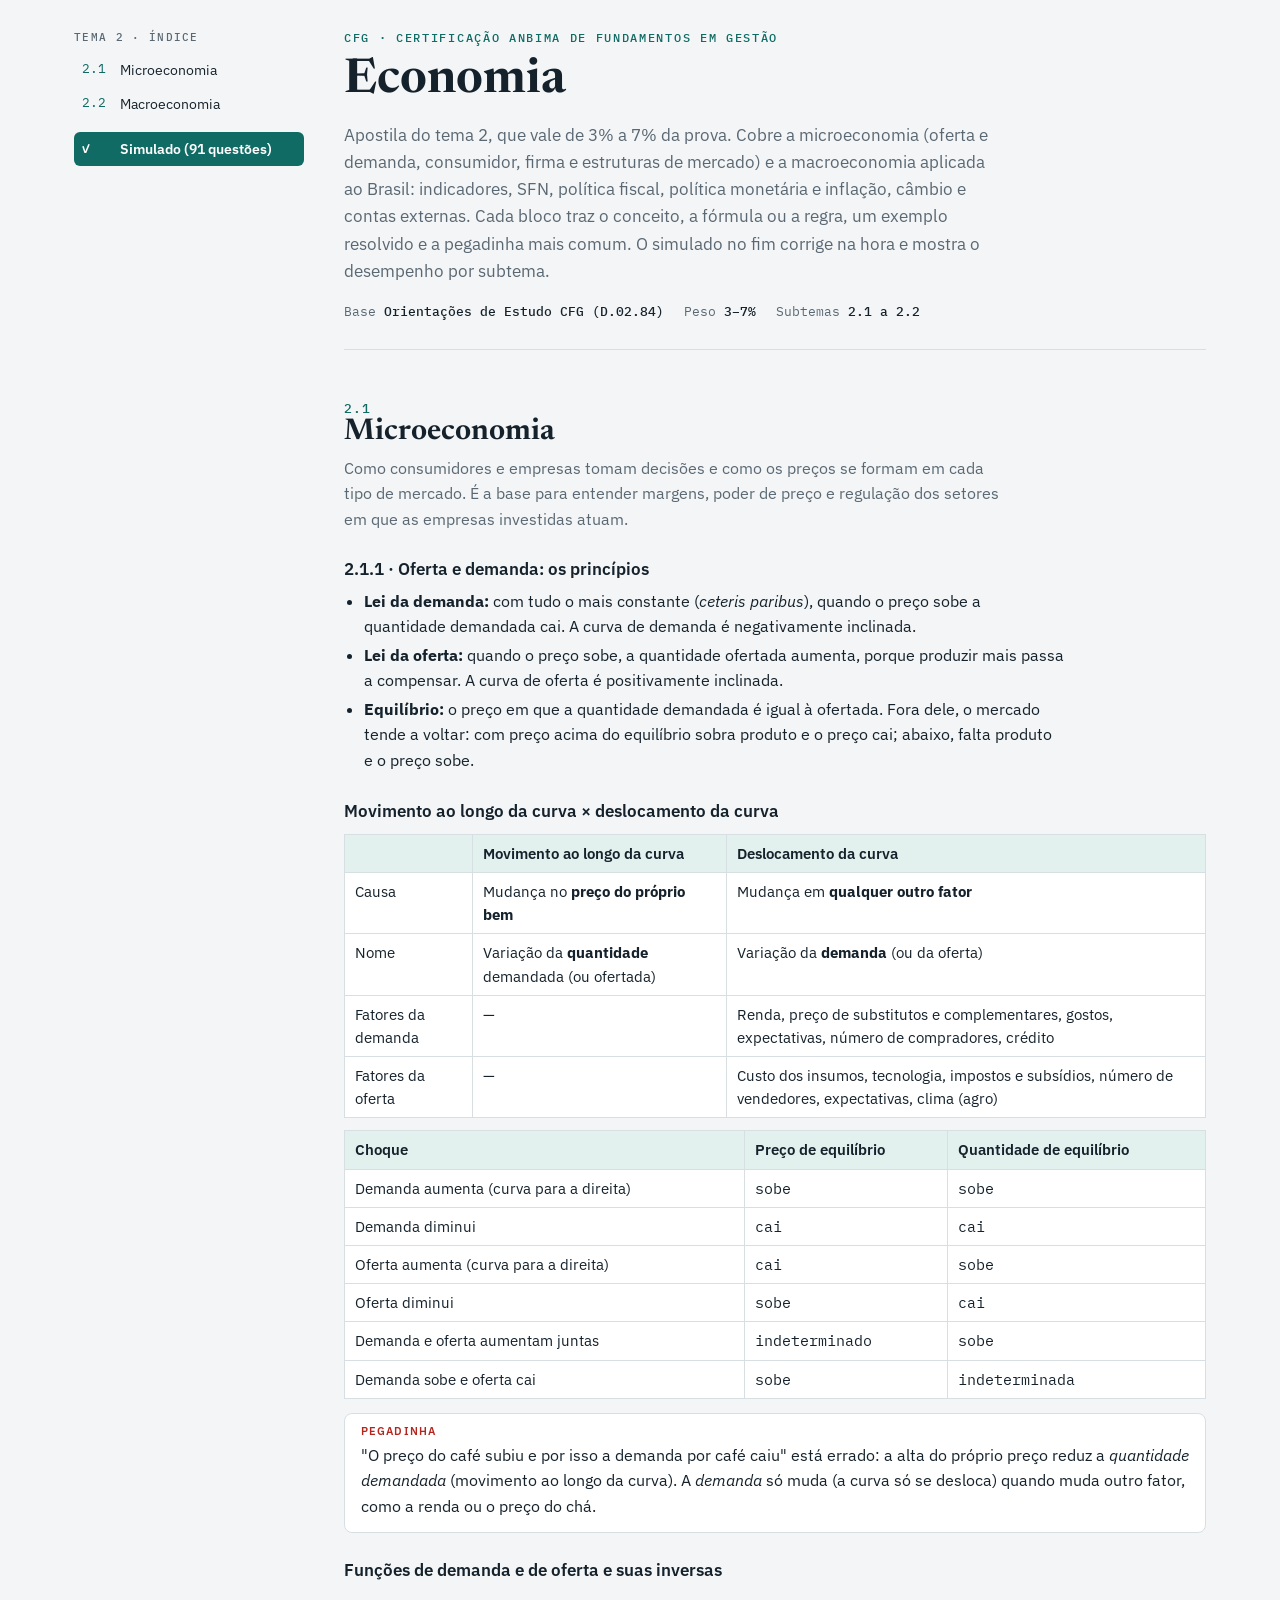
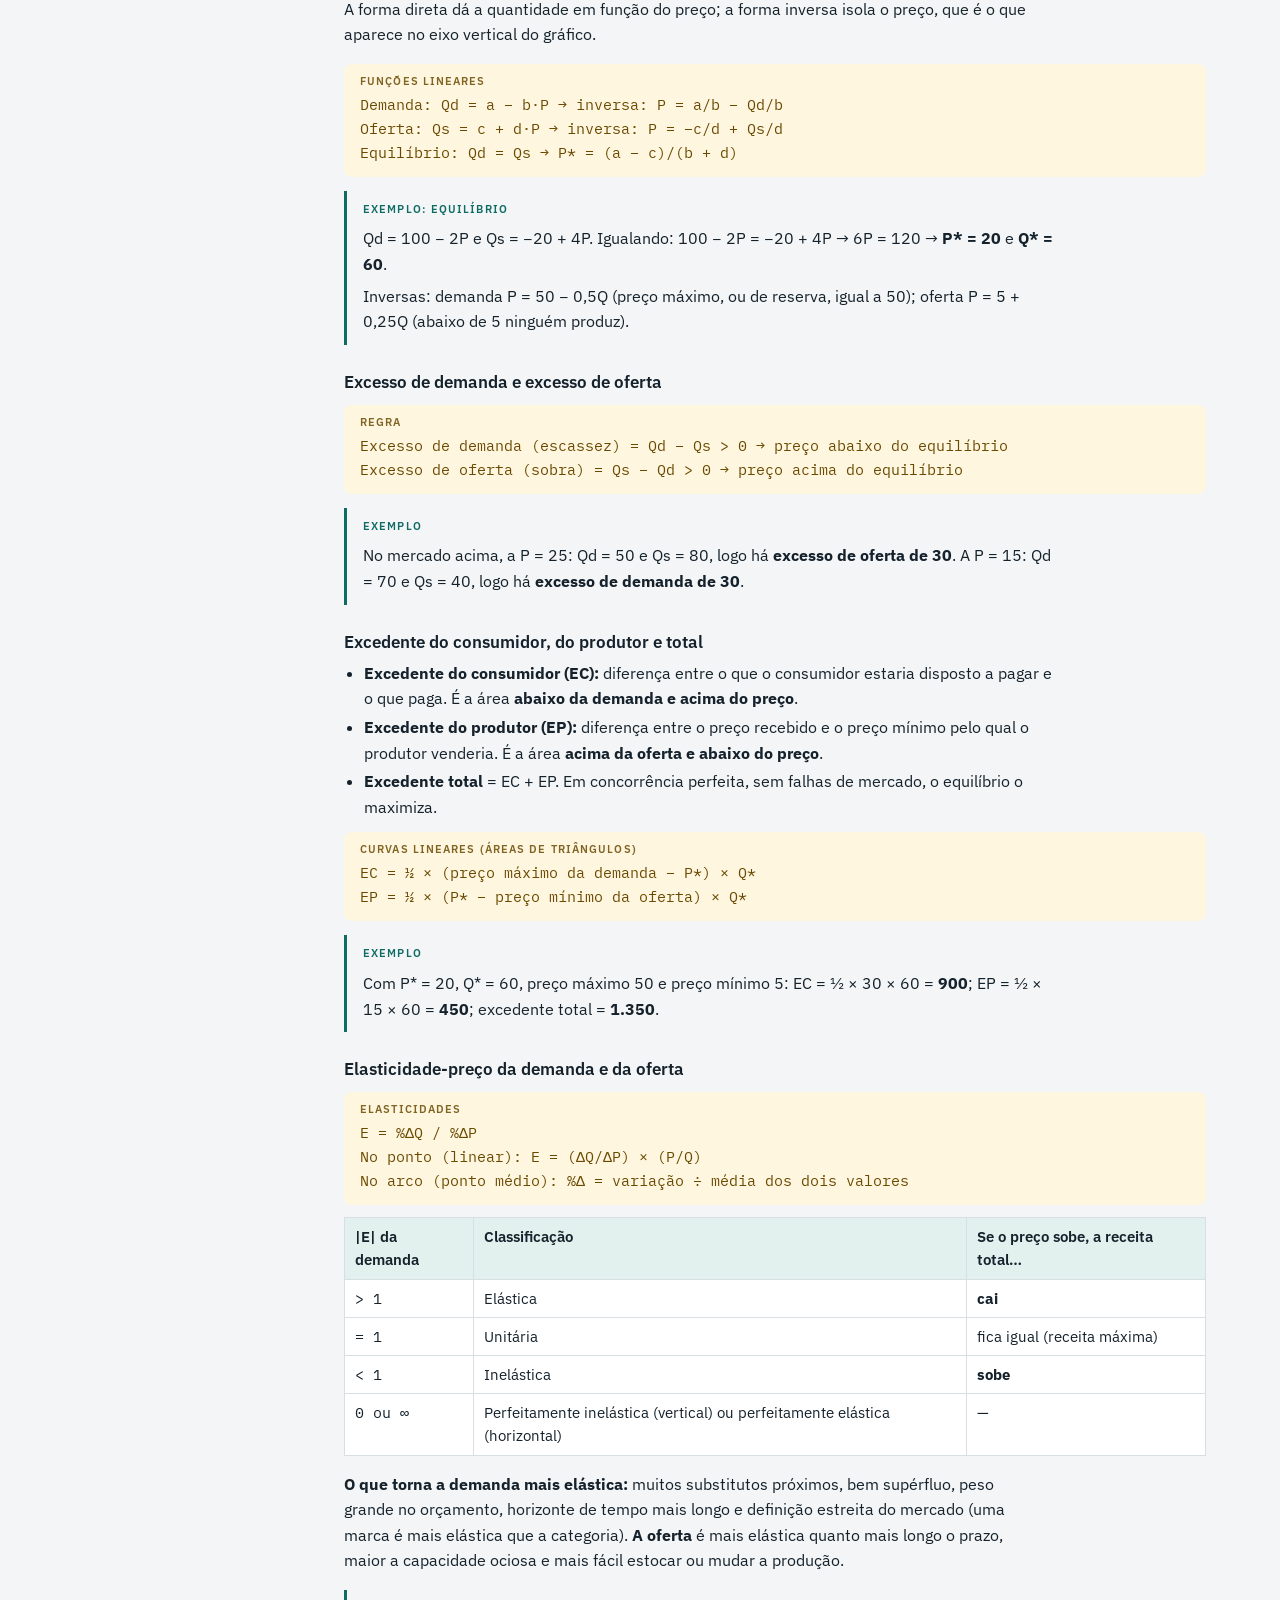
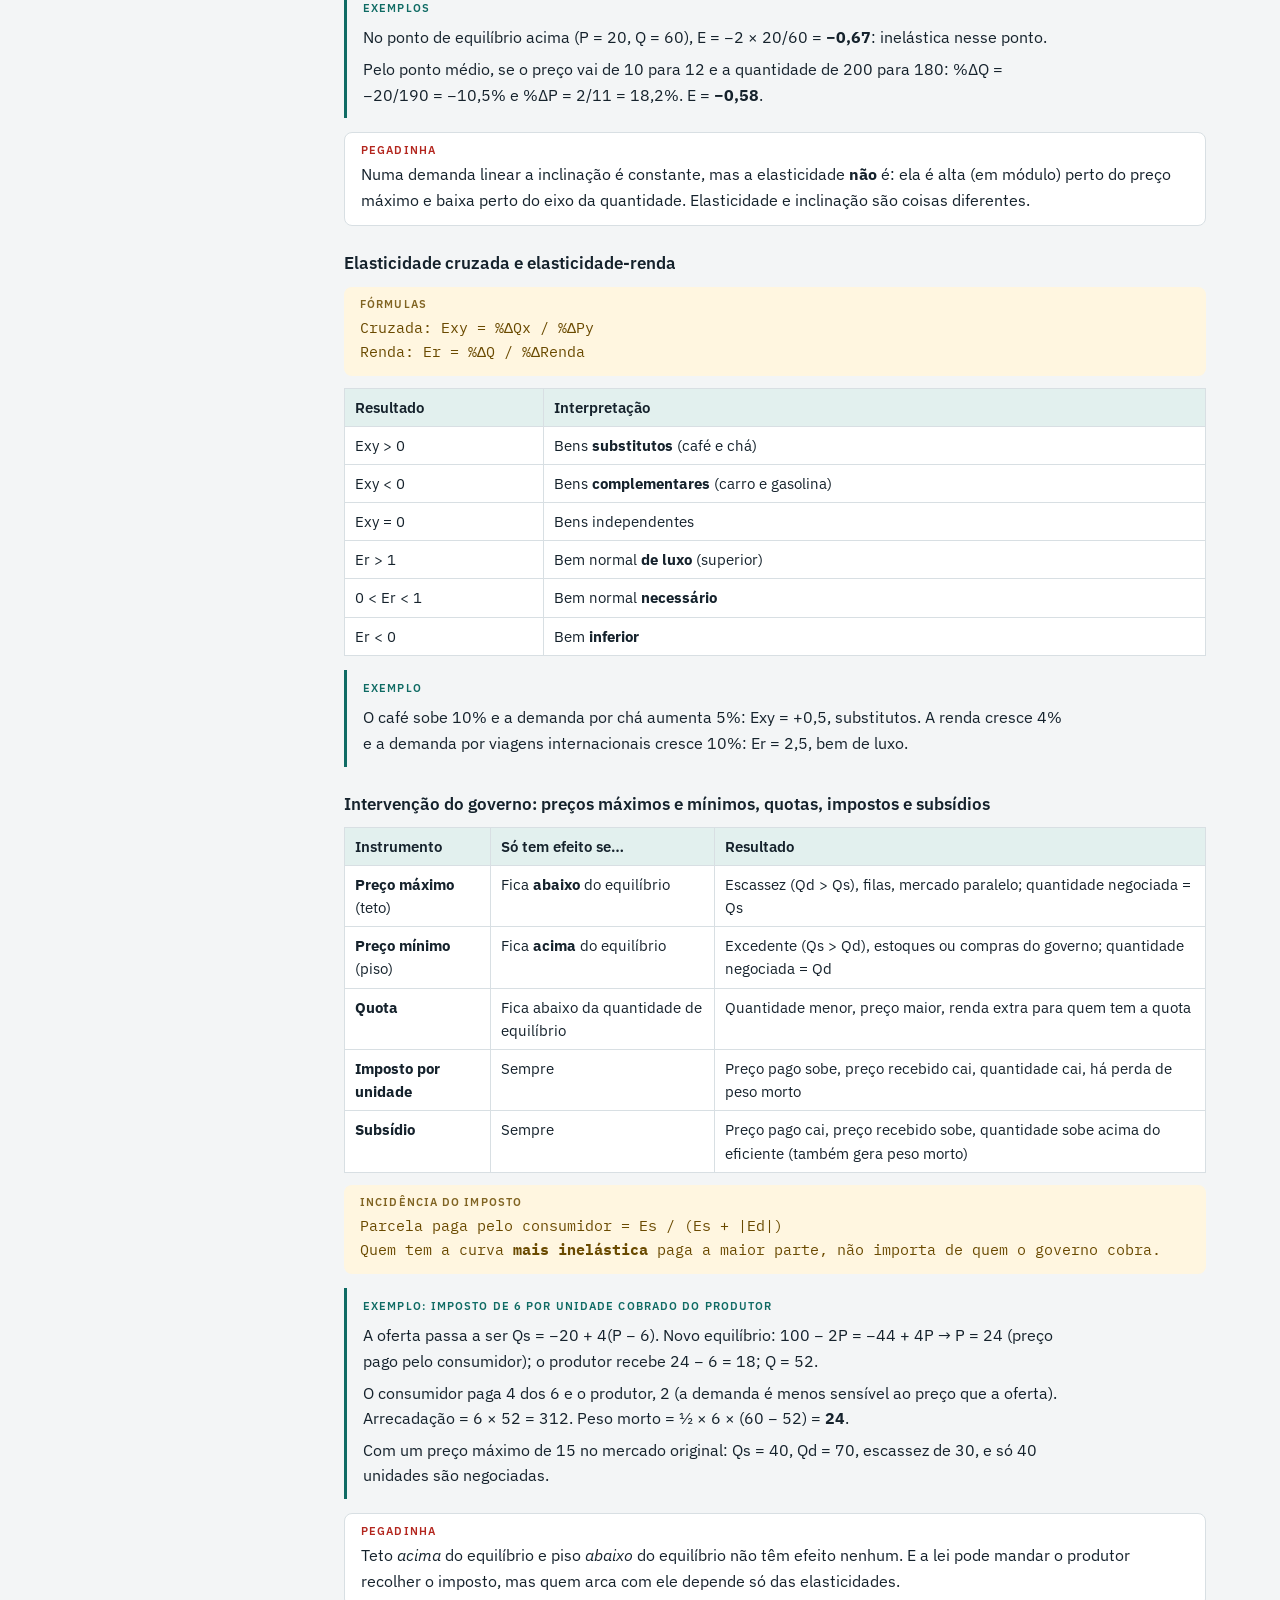
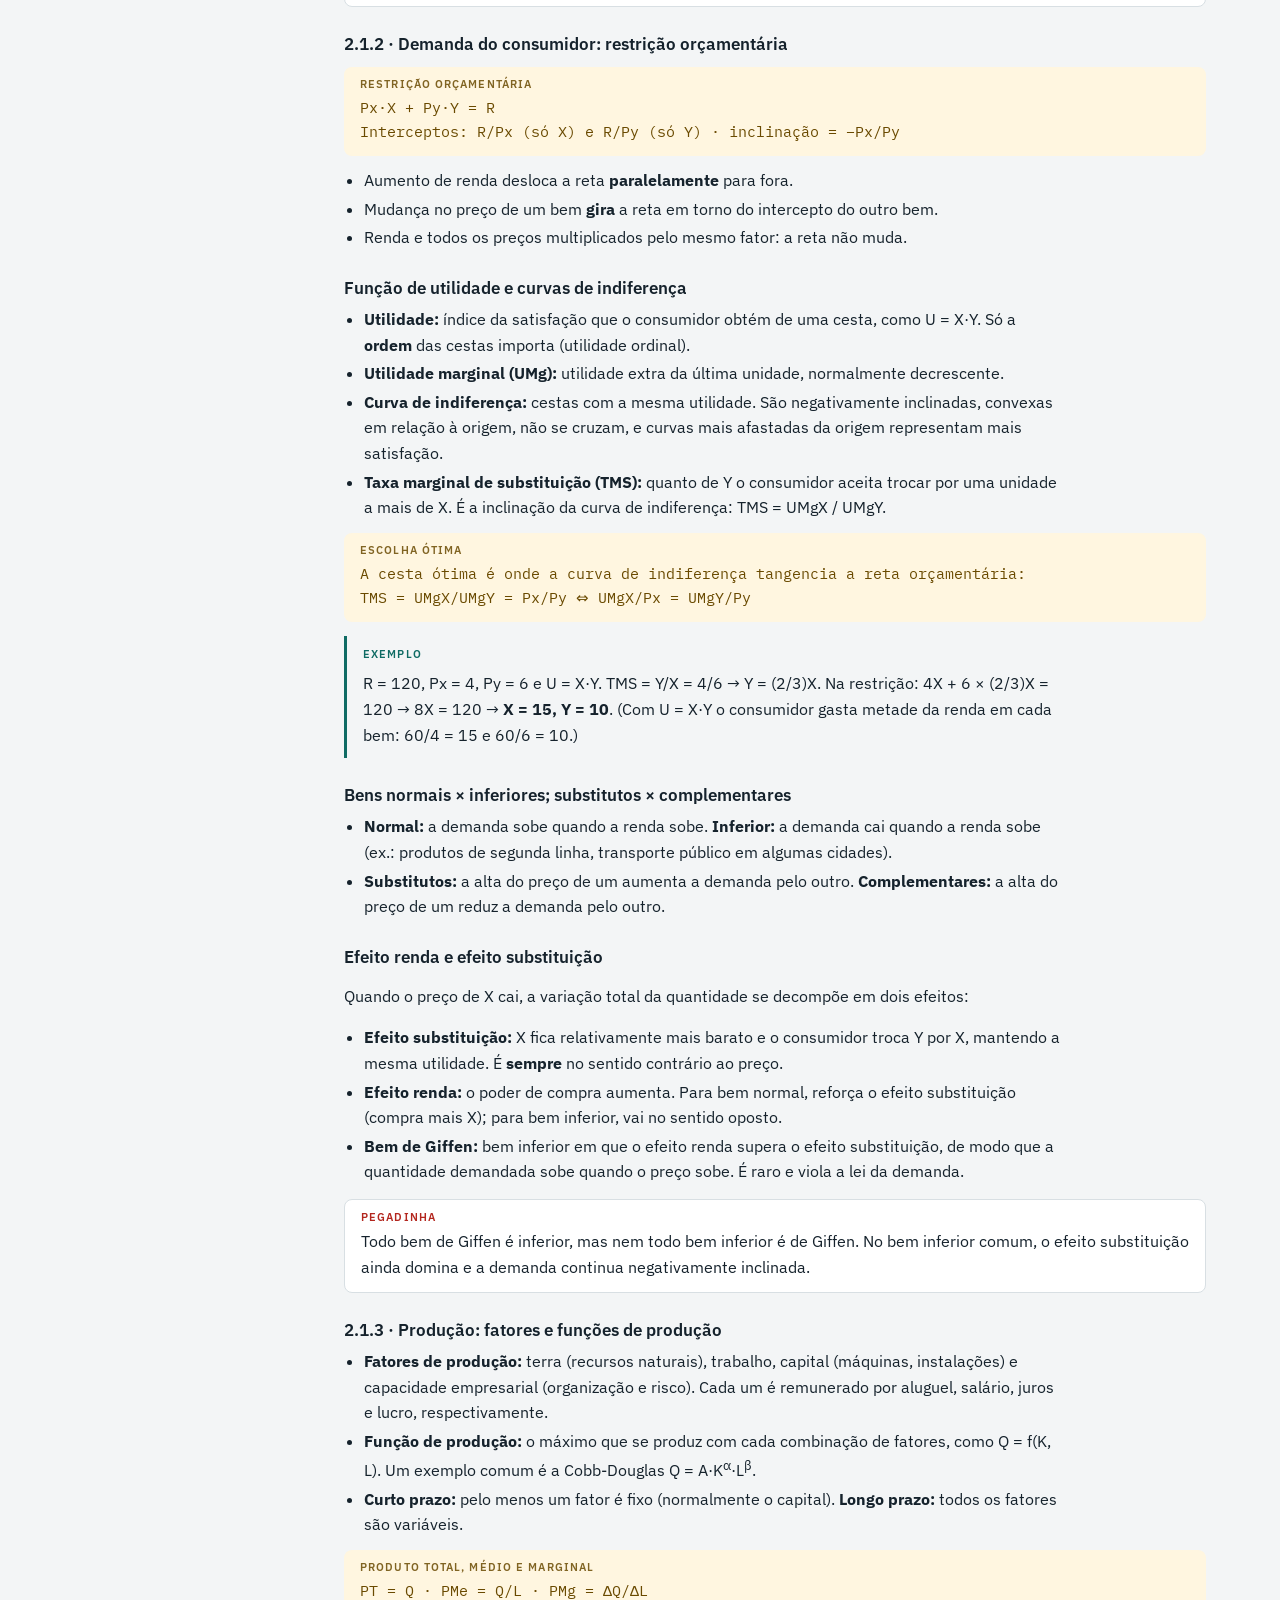
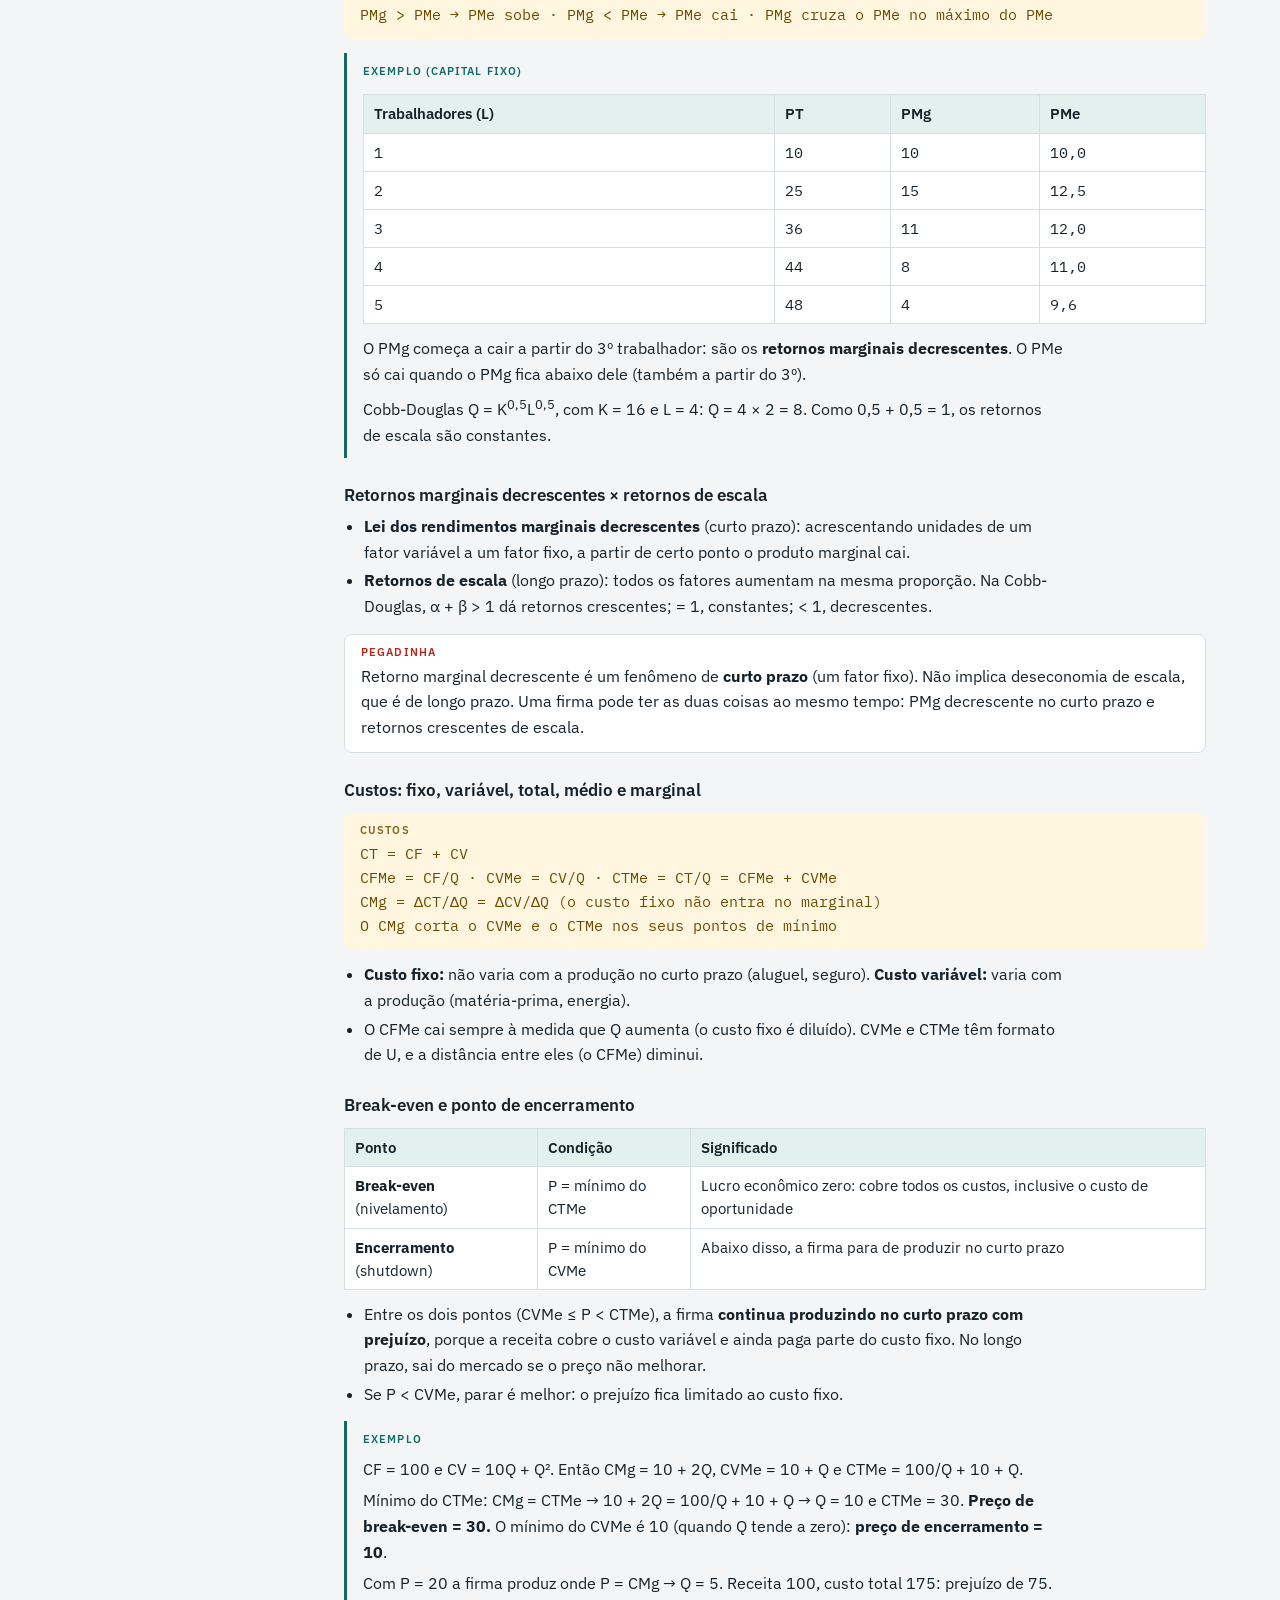
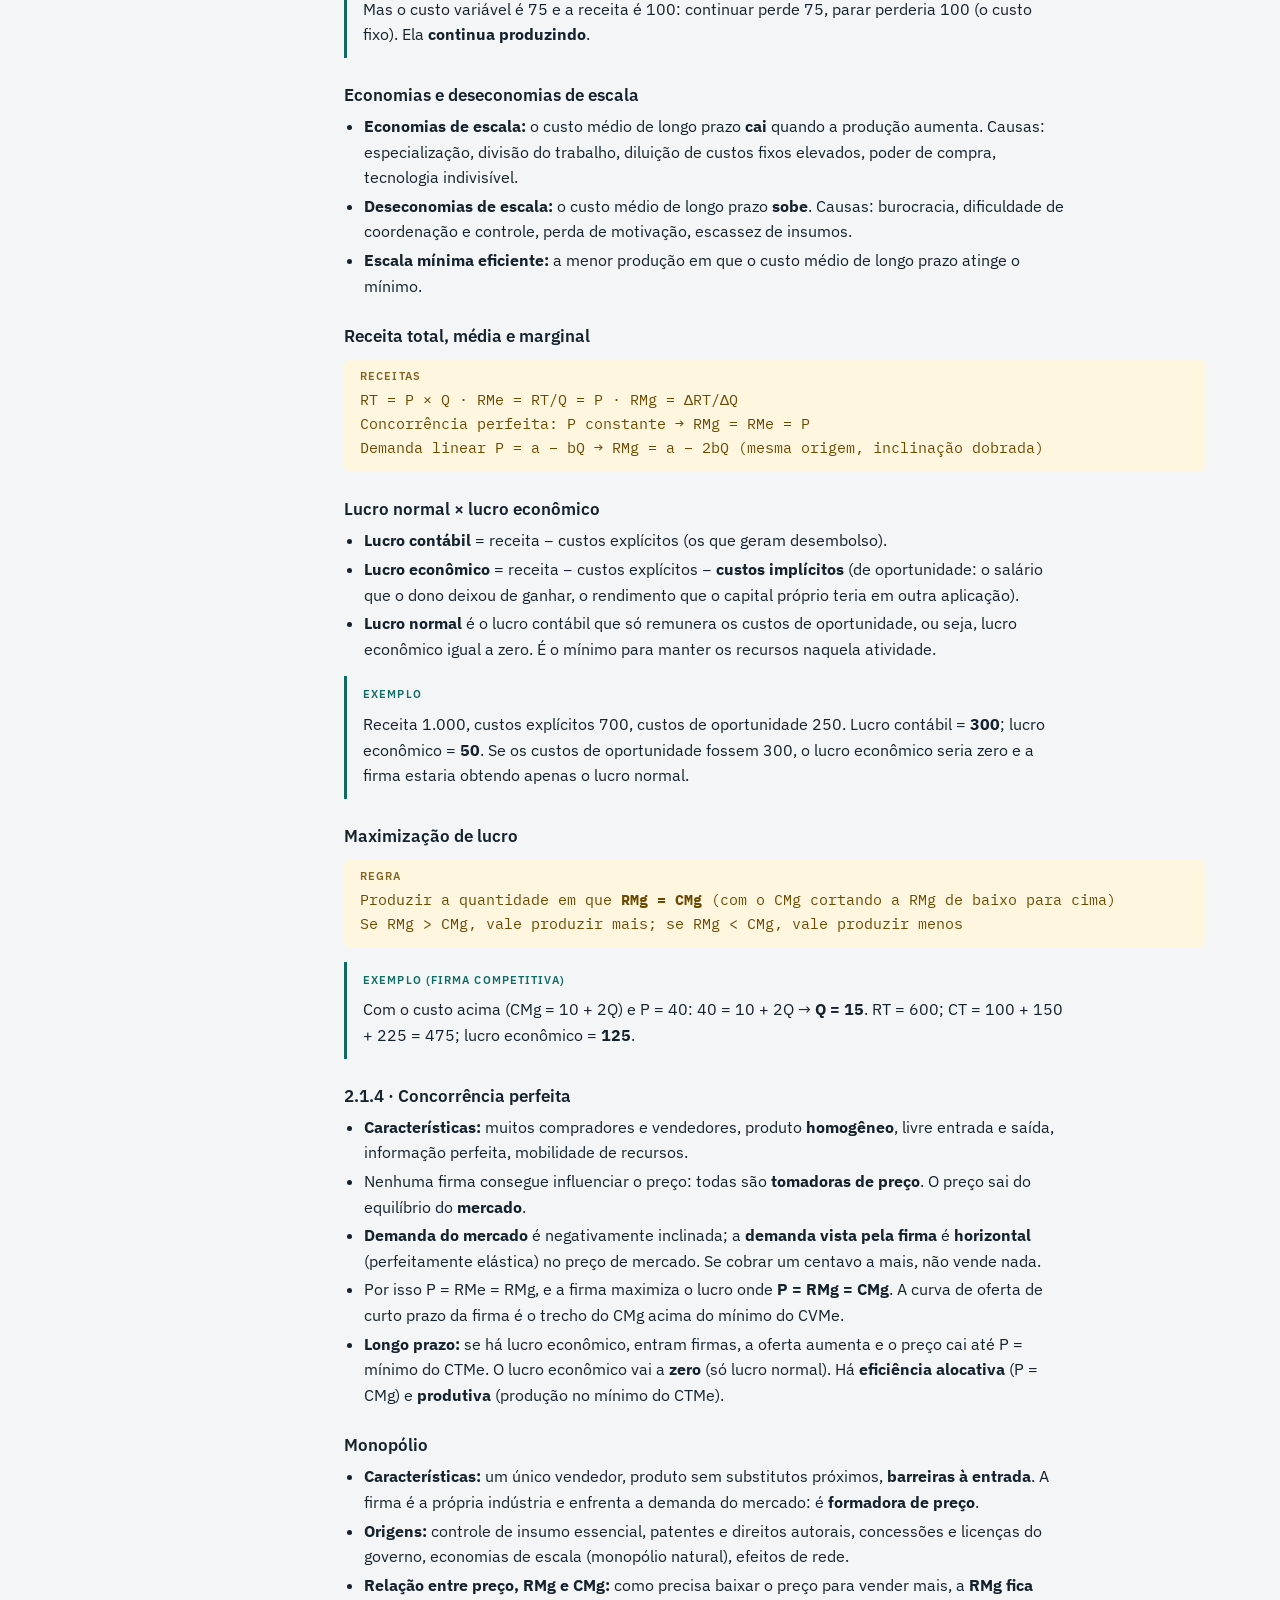
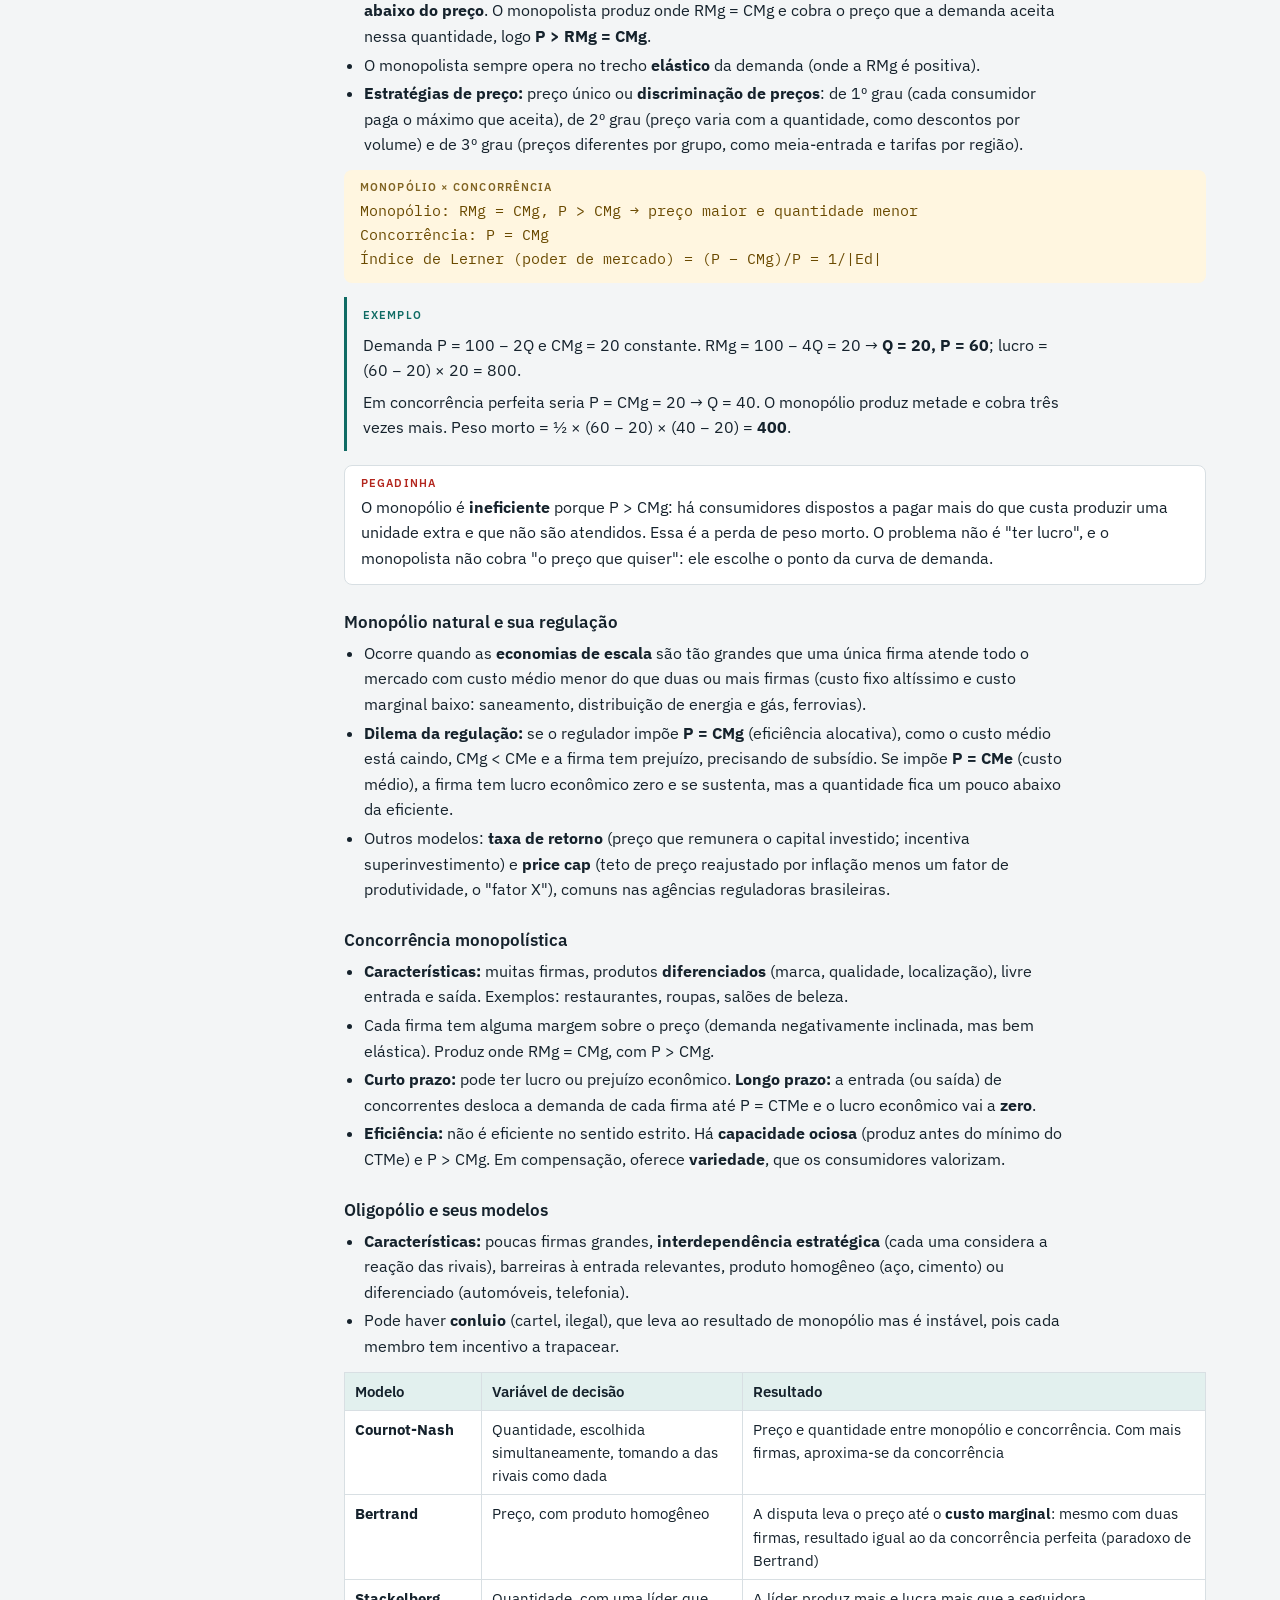
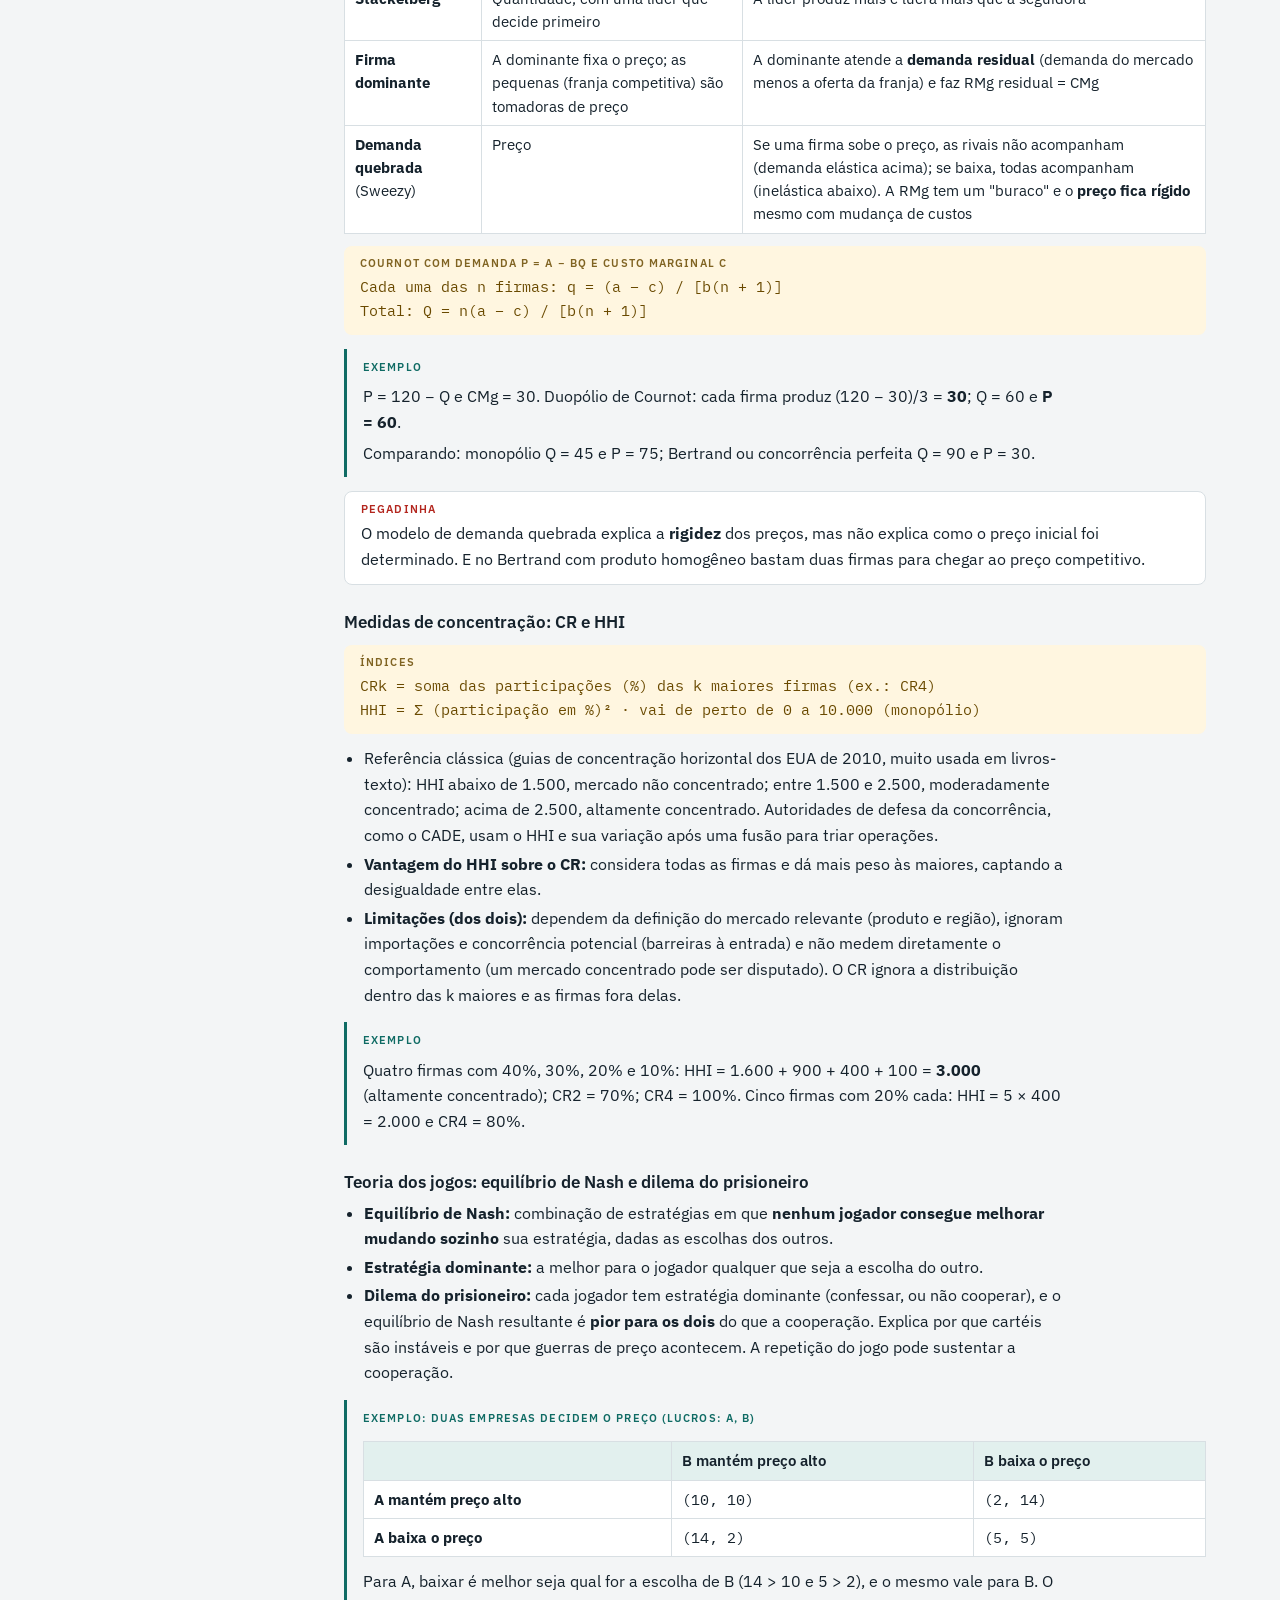
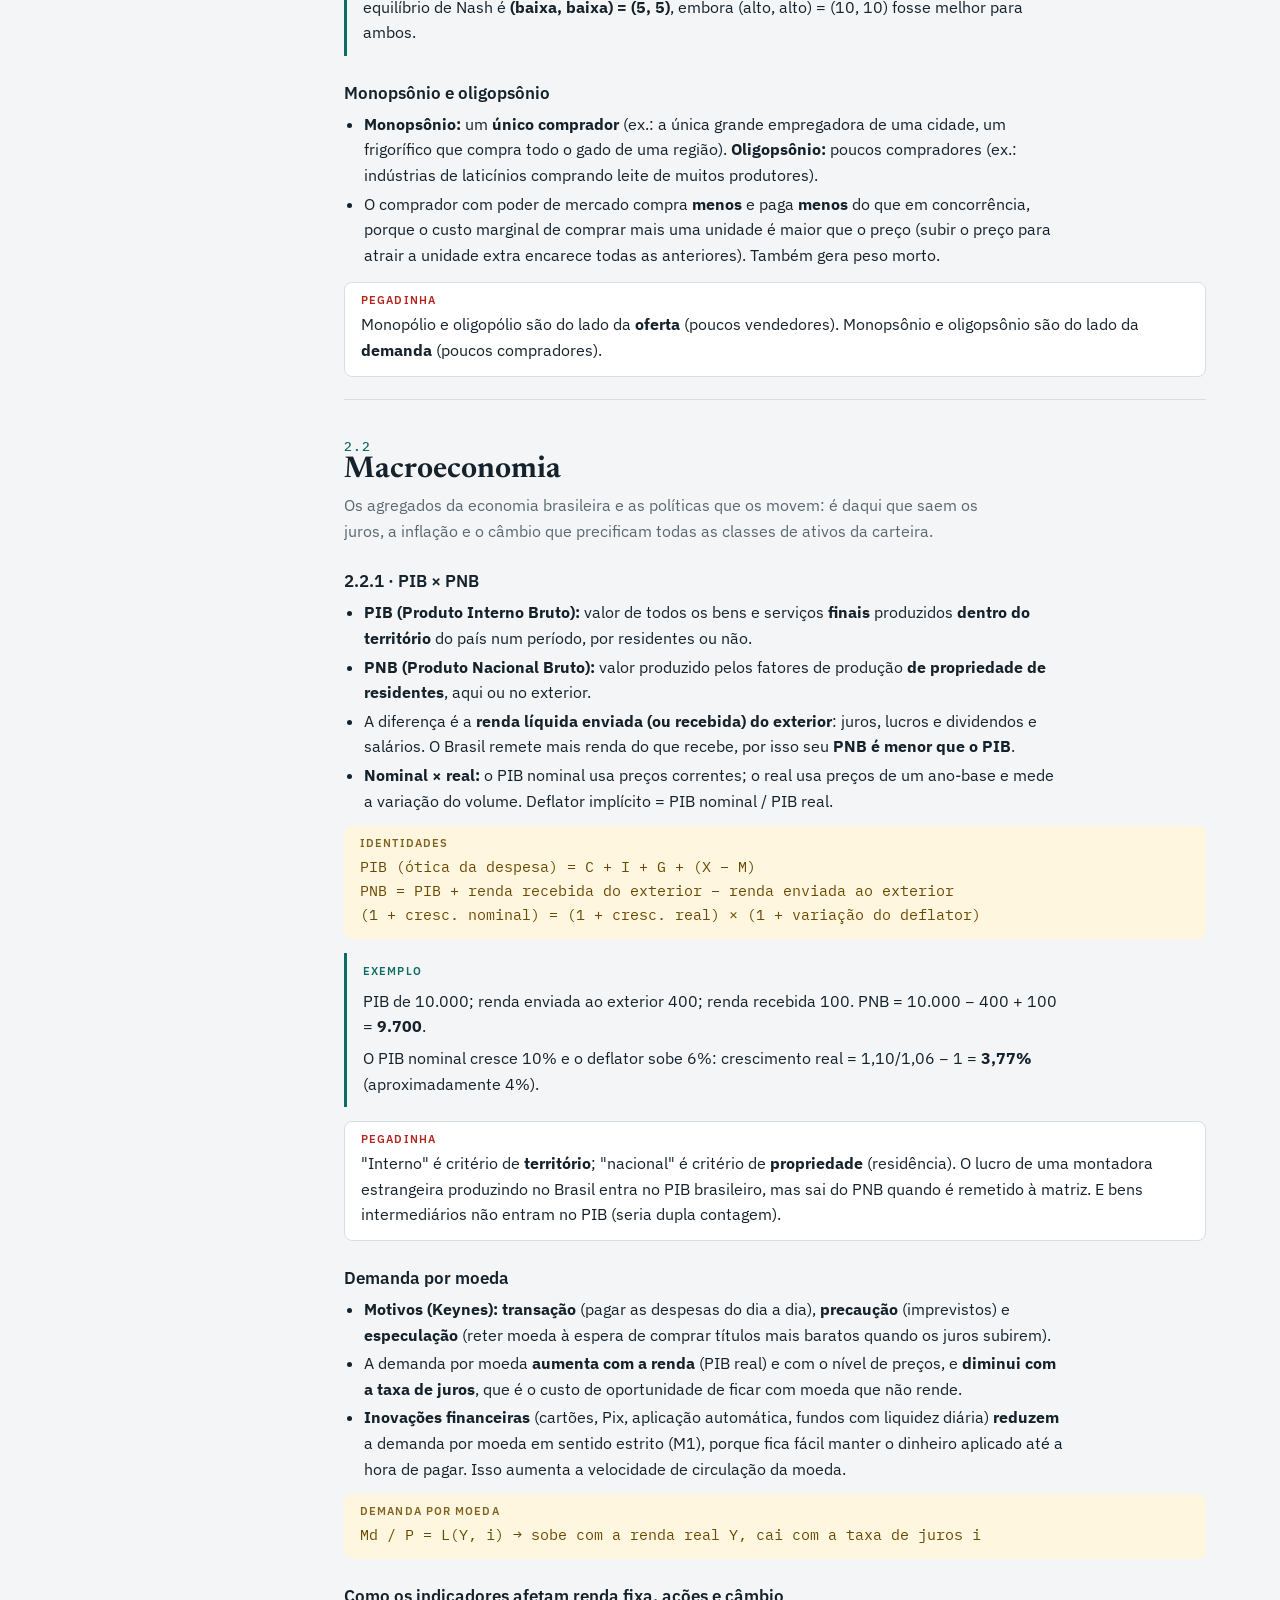
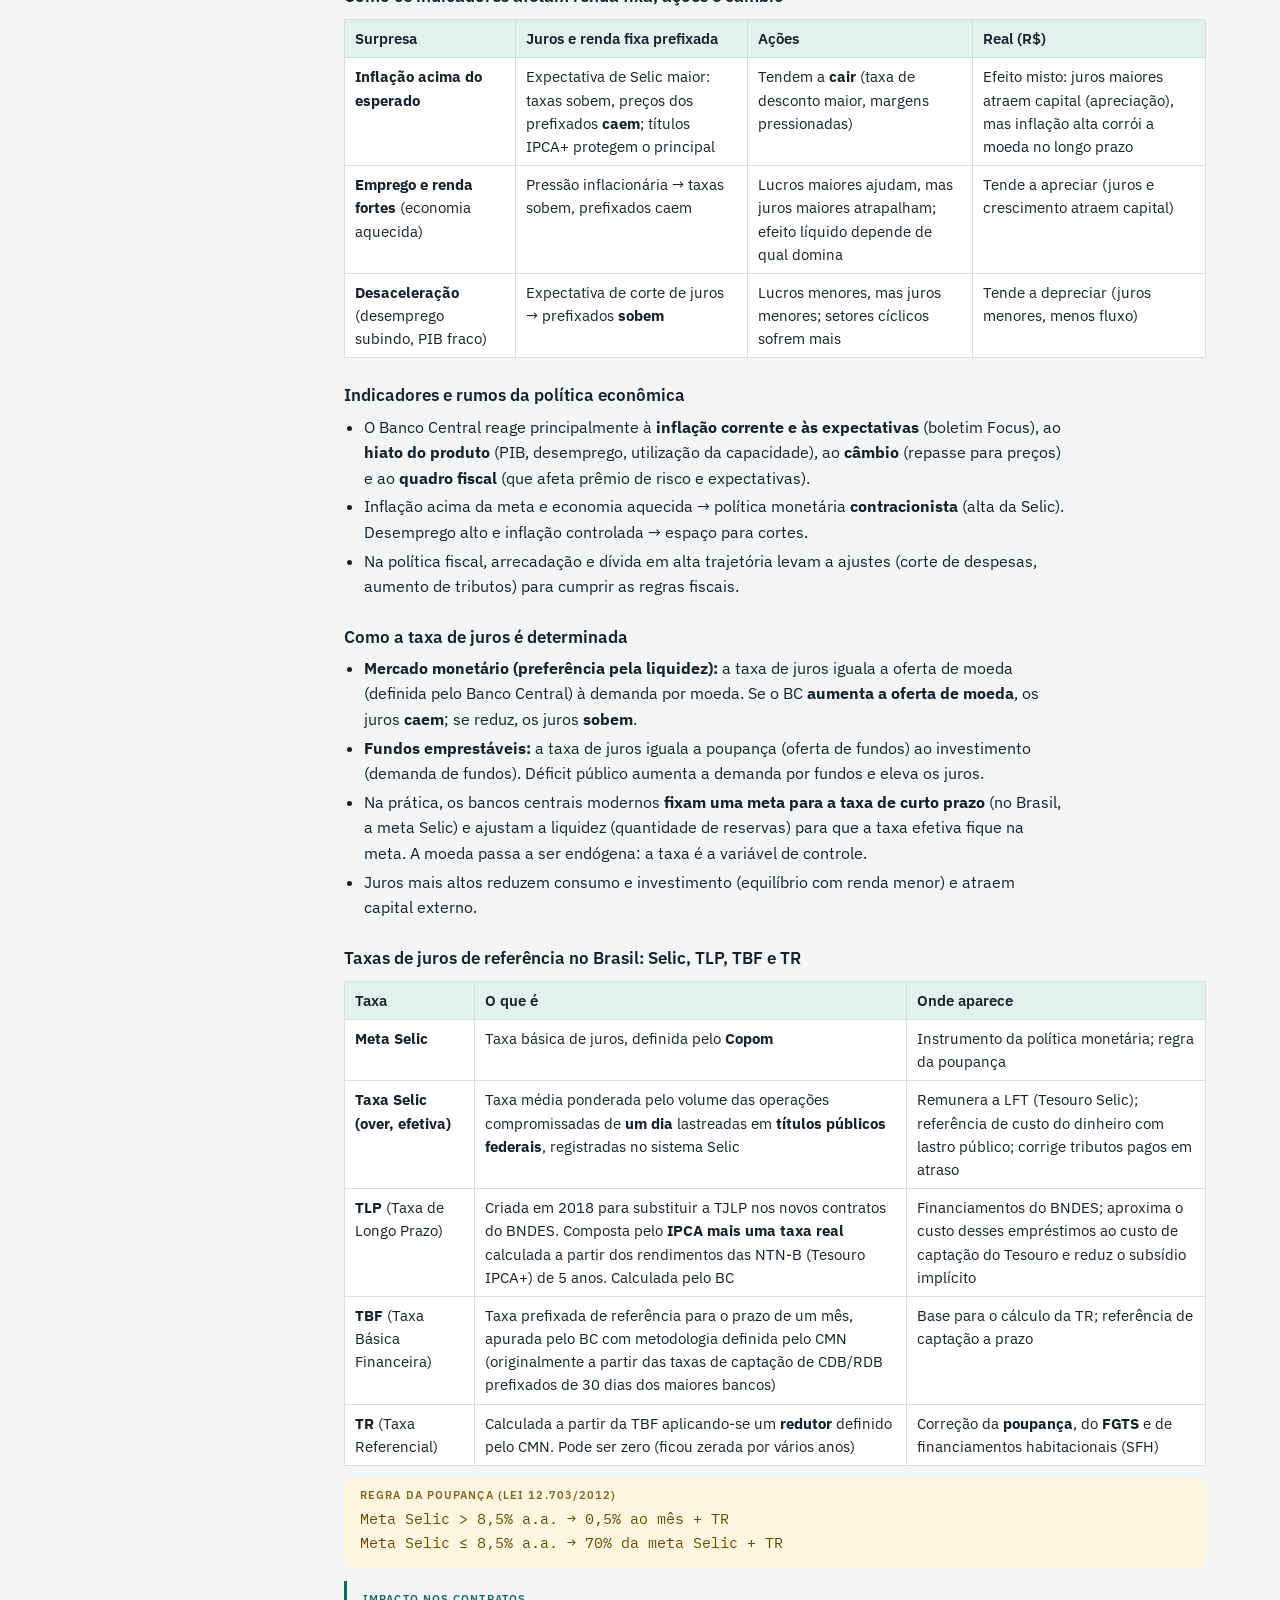
<file: apostilas/html/CFG Tema 2 - Economia - Apostila e Simulado.html>
<!doctype html>
<html lang="pt-BR">
<head>
<meta charset="utf-8">
<meta name="viewport" content="width=device-width, initial-scale=1">
<title>CFG Tema 2 · Economia</title>
<link rel="preconnect" href="https://fonts.googleapis.com">
<link rel="preconnect" href="https://fonts.gstatic.com" crossorigin>
<link rel="stylesheet" href="https://fonts.googleapis.com/css2?family=Newsreader:opsz,wght@6..72,500;6..72,650&family=IBM+Plex+Sans:wght@400;500;600&family=IBM+Plex+Mono:wght@400;500&display=swap">
<style>
/* Layout: apostila em coluna de leitura com índice lateral fixo; simulado no fim como "folha de prova". */
:root{
  --bg:#f3f5f6; --paper:#ffffff; --ink:#15222c; --muted:#5a6873; --line:#d8dfe3;
  --accent:#0f6b64; --accent-soft:#e2f0ee; --formula:#fff6e0; --formula-ink:#6a4a00;
  --ok:#1d7a3e; --ok-soft:#e3f3e8; --bad:#b3261e; --bad-soft:#fbe6e4;
  --f-display:"Newsreader", Georgia, "Times New Roman", serif;
  --f-body:"IBM Plex Sans", system-ui, -apple-system, "Segoe UI", sans-serif;
  --f-mono:"IBM Plex Mono", ui-monospace, Consolas, monospace;
}
@media (prefers-color-scheme: dark){:root:not([data-theme="light"]){
  --bg:#0f171d; --paper:#16212a; --ink:#e4ebef; --muted:#97a6b0; --line:#2a3945;
  --accent:#5cc2b8; --accent-soft:#16332f; --formula:#2c2412; --formula-ink:#f0cf86;
  --ok:#6fd08f; --ok-soft:#173222; --bad:#ff8a80; --bad-soft:#3a1c1a; color-scheme:dark}}
:root[data-theme="dark"]{
  --bg:#0f171d; --paper:#16212a; --ink:#e4ebef; --muted:#97a6b0; --line:#2a3945;
  --accent:#5cc2b8; --accent-soft:#16332f; --formula:#2c2412; --formula-ink:#f0cf86;
  --ok:#6fd08f; --ok-soft:#173222; --bad:#ff8a80; --bad-soft:#3a1c1a; color-scheme:dark}
*{box-sizing:border-box}
body{background:var(--bg);color:var(--ink);font:16px/1.6 var(--f-body);margin:0}
.wrap{display:grid;grid-template-columns:230px minmax(0,1fr);gap:40px;max-width:1180px;margin:0 auto;padding-inline:24px;padding-block:32px 80px}
nav.toc{position:sticky;top:calc(env(safe-area-inset-top,0px) + 20px);align-self:start;font-size:14px}
nav.toc .k{font:500 11px/1 var(--f-mono);letter-spacing:.12em;text-transform:uppercase;color:var(--muted);margin-bottom:10px}
nav.toc a{display:grid;grid-template-columns:34px 1fr;gap:4px;padding:6px 8px;border-radius:6px;color:var(--ink);text-decoration:none}
nav.toc a:hover,nav.toc a:focus-visible{background:var(--accent-soft);outline:none}
nav.toc a span:first-child{font-family:var(--f-mono);color:var(--accent);font-size:13px}
nav.toc a.quiz{margin-top:10px;background:var(--accent);color:var(--paper);font-weight:600}
nav.toc a.quiz span:first-child{color:var(--paper)}
main{min-width:0}
header.hero{padding-bottom:28px;border-bottom:1px solid var(--line);margin-bottom:12px}
.eyebrow{font:500 12px/1 var(--f-mono);letter-spacing:.14em;text-transform:uppercase;color:var(--accent)}
h1{font:650 clamp(32px,5vw,48px)/1.08 var(--f-display);margin:12px 0 14px;text-wrap:balance}
h2{font:650 30px/1.15 var(--f-display);margin:0 0 6px;text-wrap:balance}
h3{font:600 17px/1.3 var(--f-body);margin:26px 0 8px}
.lede{max-width:66ch;color:var(--muted);font-size:17px;margin:0}
.meta{display:flex;flex-wrap:wrap;gap:8px 20px;margin-top:18px;font:13px/1.4 var(--f-mono);color:var(--muted)}
.meta b{color:var(--ink);font-weight:500}
section.topic{padding-block:40px 8px;border-bottom:1px solid var(--line)}
.num{font:500 13px/1 var(--f-mono);color:var(--accent);letter-spacing:.06em}
.why{color:var(--muted);max-width:66ch;margin:0 0 6px}
p,li{max-width:70ch}
ul{padding-left:20px;margin:6px 0}
li{margin:3px 0}
.tbl{overflow-x:auto;margin:12px 0}
table{border-collapse:collapse;width:100%;font-size:14.5px;background:var(--paper)}
th,td{border:1px solid var(--line);padding:7px 10px;text-align:left;vertical-align:top}
th{background:var(--accent-soft);font-weight:600}
td.n{font-family:var(--f-mono);font-variant-numeric:tabular-nums;white-space:nowrap}
.formula{background:var(--formula);color:var(--formula-ink);border-radius:8px;padding:12px 16px;margin:12px 0;font:15px/1.6 var(--f-mono);overflow-x:auto}
.formula .lbl{display:block;font:600 11px/1 var(--f-body);letter-spacing:.1em;text-transform:uppercase;margin-bottom:6px;opacity:.85}
.ex{border-left:3px solid var(--accent);padding:4px 0 4px 16px;margin:14px 0}
.ex .lbl{font:600 11px/1 var(--f-body);letter-spacing:.1em;text-transform:uppercase;color:var(--accent)}
.ex p{margin:6px 0}
.pegadinha{background:var(--paper);border:1px solid var(--line);border-radius:8px;padding:12px 16px;margin:14px 0}
.pegadinha b:first-child{font:600 11px/1 var(--f-body);letter-spacing:.1em;text-transform:uppercase;color:var(--bad);display:block;margin-bottom:6px}
code{font-family:var(--f-mono);font-size:.92em}
/* Simulado */
#simulado{padding-top:44px}
.qbar{display:flex;flex-wrap:wrap;gap:10px;align-items:center;margin:14px 0 20px}
.qbar label{font-size:14px;color:var(--muted)}
select,button{font:inherit}
select{padding:8px 10px;border:1px solid var(--line);border-radius:6px;background:var(--paper);color:var(--ink)}
button{cursor:pointer;border-radius:6px;padding:9px 16px;border:1px solid var(--accent);background:var(--accent);color:var(--paper);font-weight:600}
button.ghost{background:transparent;color:var(--accent)}
button:focus-visible,select:focus-visible,.opt:focus-visible{outline:3px solid var(--accent);outline-offset:2px}
button:disabled{opacity:.45;cursor:default}
.card{background:var(--paper);border:1px solid var(--line);border-radius:10px;padding:22px}
.qhead{display:flex;justify-content:space-between;gap:12px;flex-wrap:wrap;font:13px/1.4 var(--f-mono);color:var(--muted)}
.progress{height:4px;background:var(--line);border-radius:4px;margin:10px 0 18px;overflow:hidden}
.progress i{display:block;height:100%;background:var(--accent);width:0;transition:width .25s}
.qtext{font:600 18px/1.45 var(--f-body);margin:0 0 16px}
.opts{display:grid;gap:8px}
.opt{display:grid;grid-template-columns:28px 1fr;gap:8px;text-align:left;padding:11px 14px;border:1px solid var(--line);border-radius:8px;background:var(--bg);color:var(--ink);font-weight:400}
.opt:hover:not(:disabled){border-color:var(--accent)}
.opt .l{font-family:var(--f-mono);color:var(--muted)}
.opt.ok{background:var(--ok-soft);border-color:var(--ok)}
.opt.bad{background:var(--bad-soft);border-color:var(--bad)}
.opt:disabled{cursor:default;opacity:1}
.fb{margin-top:16px;padding:12px 16px;border-radius:8px;background:var(--accent-soft)}
.fb strong.ok{color:var(--ok)} .fb strong.bad{color:var(--bad)}
.nav2{display:flex;justify-content:space-between;gap:10px;margin-top:18px;flex-wrap:wrap}
.score{font:650 44px/1 var(--f-display)}
.bars{display:grid;gap:8px;margin:18px 0}
.bar{display:grid;grid-template-columns:minmax(0,210px) 1fr 70px;gap:10px;align-items:center;font-size:14px}
.bar .t{height:10px;background:var(--line);border-radius:5px;overflow:hidden}
.bar .t i{display:block;height:100%;background:var(--accent)}
.bar .v{font-family:var(--f-mono);font-variant-numeric:tabular-nums;text-align:right}
.hint{font-size:13px;color:var(--muted)}
@media (max-width:860px){
  .wrap{grid-template-columns:1fr;gap:12px;padding-inline:16px}
  nav.toc{position:static;display:flex;flex-wrap:wrap;gap:4px}
  nav.toc .k{width:100%}
  nav.toc a{grid-template-columns:auto 1fr;padding:5px 8px;border:1px solid var(--line)}
  .bar{grid-template-columns:1fr 60px}
  .bar .t{grid-column:1/-1;order:3}
}
@media (prefers-reduced-motion:reduce){.progress i{transition:none}}

@media print{
  body{background:#fff;color:#000;font-size:11pt}
  .wrap{display:block;max-width:none;padding:0}
  nav.toc{display:none}
  section.topic{break-inside:auto;padding-block:18px 4px}
  h2,h3{break-after:avoid}
  table,.formula,.ex,.pegadinha{break-inside:avoid}
  .formula{background:#f6f1e2;color:#000}
  th{background:#e8eef0}
}
</style>
</head>
<body>
<div class="wrap">
<nav class="toc" aria-label="Índice">
  <div class="k">Tema 2 · índice</div>
  <a href="#t21"><span>2.1</span><span>Microeconomia</span></a>
  <a href="#t22"><span>2.2</span><span>Macroeconomia</span></a>
  <a href="#simulado" class="quiz"><span>✓</span><span>Simulado (91 questões)</span></a>
</nav>

<main>
<header class="hero">
  <div class="eyebrow">CFG · Certificação ANBIMA de Fundamentos em Gestão</div>
  <h1>Economia</h1>
  <p class="lede">Apostila do tema 2, que vale de 3% a 7% da prova. Cobre a microeconomia (oferta e demanda, consumidor, firma e estruturas de mercado) e a macroeconomia aplicada ao Brasil: indicadores, SFN, política fiscal, política monetária e inflação, câmbio e contas externas. Cada bloco traz o conceito, a fórmula ou a regra, um exemplo resolvido e a pegadinha mais comum. O simulado no fim corrige na hora e mostra o desempenho por subtema.</p>
  <div class="meta"><span>Base <b>Orientações de Estudo CFG (D.02.84)</b></span><span>Peso <b>3–7%</b></span><span>Subtemas <b>2.1 a 2.2</b></span></div>
</header>

<!-- 2.1 -->
<section class="topic" id="t21">
  <div class="num">2.1</div>
  <h2>Microeconomia</h2>
  <p class="why">Como consumidores e empresas tomam decisões e como os preços se formam em cada tipo de mercado. É a base para entender margens, poder de preço e regulação dos setores em que as empresas investidas atuam.</p>

  <h3>2.1.1 · Oferta e demanda: os princípios</h3>
  <ul>
    <li><b>Lei da demanda:</b> com tudo o mais constante (<i>ceteris paribus</i>), quando o preço sobe a quantidade demandada cai. A curva de demanda é negativamente inclinada.</li>
    <li><b>Lei da oferta:</b> quando o preço sobe, a quantidade ofertada aumenta, porque produzir mais passa a compensar. A curva de oferta é positivamente inclinada.</li>
    <li><b>Equilíbrio:</b> o preço em que a quantidade demandada é igual à ofertada. Fora dele, o mercado tende a voltar: com preço acima do equilíbrio sobra produto e o preço cai; abaixo, falta produto e o preço sobe.</li>
  </ul>

  <h3>Movimento ao longo da curva × deslocamento da curva</h3>
  <div class="tbl"><table>
    <tr><th></th><th>Movimento ao longo da curva</th><th>Deslocamento da curva</th></tr>
    <tr><td>Causa</td><td>Mudança no <b>preço do próprio bem</b></td><td>Mudança em <b>qualquer outro fator</b></td></tr>
    <tr><td>Nome</td><td>Variação da <b>quantidade</b> demandada (ou ofertada)</td><td>Variação da <b>demanda</b> (ou da oferta)</td></tr>
    <tr><td>Fatores da demanda</td><td>—</td><td>Renda, preço de substitutos e complementares, gostos, expectativas, número de compradores, crédito</td></tr>
    <tr><td>Fatores da oferta</td><td>—</td><td>Custo dos insumos, tecnologia, impostos e subsídios, número de vendedores, expectativas, clima (agro)</td></tr>
  </table></div>
  <div class="tbl"><table>
    <tr><th>Choque</th><th>Preço de equilíbrio</th><th>Quantidade de equilíbrio</th></tr>
    <tr><td>Demanda aumenta (curva para a direita)</td><td class="n">sobe</td><td class="n">sobe</td></tr>
    <tr><td>Demanda diminui</td><td class="n">cai</td><td class="n">cai</td></tr>
    <tr><td>Oferta aumenta (curva para a direita)</td><td class="n">cai</td><td class="n">sobe</td></tr>
    <tr><td>Oferta diminui</td><td class="n">sobe</td><td class="n">cai</td></tr>
    <tr><td>Demanda e oferta aumentam juntas</td><td class="n">indeterminado</td><td class="n">sobe</td></tr>
    <tr><td>Demanda sobe e oferta cai</td><td class="n">sobe</td><td class="n">indeterminada</td></tr>
  </table></div>
  <div class="pegadinha"><b>Pegadinha</b>"O preço do café subiu e por isso a demanda por café caiu" está errado: a alta do próprio preço reduz a <i>quantidade demandada</i> (movimento ao longo da curva). A <i>demanda</i> só muda (a curva só se desloca) quando muda outro fator, como a renda ou o preço do chá.</div>

  <h3>Funções de demanda e de oferta e suas inversas</h3>
  <p>A forma direta dá a quantidade em função do preço; a forma inversa isola o preço, que é o que aparece no eixo vertical do gráfico.</p>
  <div class="formula"><span class="lbl">Funções lineares</span>Demanda: Qd = a − b·P   →   inversa: P = a/b − Qd/b<br>Oferta: Qs = c + d·P   →   inversa: P = −c/d + Qs/d<br>Equilíbrio: Qd = Qs   →   P* = (a − c)/(b + d)</div>
  <div class="ex"><span class="lbl">Exemplo: equilíbrio</span>
    <p>Qd = 100 − 2P e Qs = −20 + 4P. Igualando: 100 − 2P = −20 + 4P → 6P = 120 → <b>P* = 20</b> e <b>Q* = 60</b>.</p>
    <p>Inversas: demanda P = 50 − 0,5Q (preço máximo, ou de reserva, igual a 50); oferta P = 5 + 0,25Q (abaixo de 5 ninguém produz).</p>
  </div>

  <h3>Excesso de demanda e excesso de oferta</h3>
  <div class="formula"><span class="lbl">Regra</span>Excesso de demanda (escassez) = Qd − Qs &gt; 0   → preço abaixo do equilíbrio<br>Excesso de oferta (sobra) = Qs − Qd &gt; 0   → preço acima do equilíbrio</div>
  <div class="ex"><span class="lbl">Exemplo</span>
    <p>No mercado acima, a P = 25: Qd = 50 e Qs = 80, logo há <b>excesso de oferta de 30</b>. A P = 15: Qd = 70 e Qs = 40, logo há <b>excesso de demanda de 30</b>.</p>
  </div>

  <h3>Excedente do consumidor, do produtor e total</h3>
  <ul>
    <li><b>Excedente do consumidor (EC):</b> diferença entre o que o consumidor estaria disposto a pagar e o que paga. É a área <b>abaixo da demanda e acima do preço</b>.</li>
    <li><b>Excedente do produtor (EP):</b> diferença entre o preço recebido e o preço mínimo pelo qual o produtor venderia. É a área <b>acima da oferta e abaixo do preço</b>.</li>
    <li><b>Excedente total</b> = EC + EP. Em concorrência perfeita, sem falhas de mercado, o equilíbrio o maximiza.</li>
  </ul>
  <div class="formula"><span class="lbl">Curvas lineares (áreas de triângulos)</span>EC = ½ × (preço máximo da demanda − P*) × Q*<br>EP = ½ × (P* − preço mínimo da oferta) × Q*</div>
  <div class="ex"><span class="lbl">Exemplo</span>
    <p>Com P* = 20, Q* = 60, preço máximo 50 e preço mínimo 5: EC = ½ × 30 × 60 = <b>900</b>; EP = ½ × 15 × 60 = <b>450</b>; excedente total = <b>1.350</b>.</p>
  </div>

  <h3>Elasticidade-preço da demanda e da oferta</h3>
  <div class="formula"><span class="lbl">Elasticidades</span>E = %ΔQ / %ΔP<br>No ponto (linear): E = (ΔQ/ΔP) × (P/Q)<br>No arco (ponto médio): %Δ = variação ÷ média dos dois valores</div>
  <div class="tbl"><table>
    <tr><th>|E| da demanda</th><th>Classificação</th><th>Se o preço sobe, a receita total…</th></tr>
    <tr><td class="n">&gt; 1</td><td>Elástica</td><td><b>cai</b></td></tr>
    <tr><td class="n">= 1</td><td>Unitária</td><td>fica igual (receita máxima)</td></tr>
    <tr><td class="n">&lt; 1</td><td>Inelástica</td><td><b>sobe</b></td></tr>
    <tr><td class="n">0 ou ∞</td><td>Perfeitamente inelástica (vertical) ou perfeitamente elástica (horizontal)</td><td>—</td></tr>
  </table></div>
  <p><b>O que torna a demanda mais elástica:</b> muitos substitutos próximos, bem supérfluo, peso grande no orçamento, horizonte de tempo mais longo e definição estreita do mercado (uma marca é mais elástica que a categoria). <b>A oferta</b> é mais elástica quanto mais longo o prazo, maior a capacidade ociosa e mais fácil estocar ou mudar a produção.</p>
  <div class="ex"><span class="lbl">Exemplos</span>
    <p>No ponto de equilíbrio acima (P = 20, Q = 60), E = −2 × 20/60 = <b>−0,67</b>: inelástica nesse ponto.</p>
    <p>Pelo ponto médio, se o preço vai de 10 para 12 e a quantidade de 200 para 180: %ΔQ = −20/190 = −10,5% e %ΔP = 2/11 = 18,2%. E = <b>−0,58</b>.</p>
  </div>
  <div class="pegadinha"><b>Pegadinha</b>Numa demanda linear a inclinação é constante, mas a elasticidade <b>não</b> é: ela é alta (em módulo) perto do preço máximo e baixa perto do eixo da quantidade. Elasticidade e inclinação são coisas diferentes.</div>

  <h3>Elasticidade cruzada e elasticidade-renda</h3>
  <div class="formula"><span class="lbl">Fórmulas</span>Cruzada: Exy = %ΔQx / %ΔPy<br>Renda: Er = %ΔQ / %ΔRenda</div>
  <div class="tbl"><table>
    <tr><th>Resultado</th><th>Interpretação</th></tr>
    <tr><td>Exy &gt; 0</td><td>Bens <b>substitutos</b> (café e chá)</td></tr>
    <tr><td>Exy &lt; 0</td><td>Bens <b>complementares</b> (carro e gasolina)</td></tr>
    <tr><td>Exy = 0</td><td>Bens independentes</td></tr>
    <tr><td>Er &gt; 1</td><td>Bem normal <b>de luxo</b> (superior)</td></tr>
    <tr><td>0 &lt; Er &lt; 1</td><td>Bem normal <b>necessário</b></td></tr>
    <tr><td>Er &lt; 0</td><td>Bem <b>inferior</b></td></tr>
  </table></div>
  <div class="ex"><span class="lbl">Exemplo</span>
    <p>O café sobe 10% e a demanda por chá aumenta 5%: Exy = +0,5, substitutos. A renda cresce 4% e a demanda por viagens internacionais cresce 10%: Er = 2,5, bem de luxo.</p>
  </div>

  <h3>Intervenção do governo: preços máximos e mínimos, quotas, impostos e subsídios</h3>
  <div class="tbl"><table>
    <tr><th>Instrumento</th><th>Só tem efeito se…</th><th>Resultado</th></tr>
    <tr><td><b>Preço máximo</b> (teto)</td><td>Fica <b>abaixo</b> do equilíbrio</td><td>Escassez (Qd &gt; Qs), filas, mercado paralelo; quantidade negociada = Qs</td></tr>
    <tr><td><b>Preço mínimo</b> (piso)</td><td>Fica <b>acima</b> do equilíbrio</td><td>Excedente (Qs &gt; Qd), estoques ou compras do governo; quantidade negociada = Qd</td></tr>
    <tr><td><b>Quota</b></td><td>Fica abaixo da quantidade de equilíbrio</td><td>Quantidade menor, preço maior, renda extra para quem tem a quota</td></tr>
    <tr><td><b>Imposto por unidade</b></td><td>Sempre</td><td>Preço pago sobe, preço recebido cai, quantidade cai, há perda de peso morto</td></tr>
    <tr><td><b>Subsídio</b></td><td>Sempre</td><td>Preço pago cai, preço recebido sobe, quantidade sobe acima do eficiente (também gera peso morto)</td></tr>
  </table></div>
  <div class="formula"><span class="lbl">Incidência do imposto</span>Parcela paga pelo consumidor = Es / (Es + |Ed|)<br>Quem tem a curva <b>mais inelástica</b> paga a maior parte, não importa de quem o governo cobra.</div>
  <div class="ex"><span class="lbl">Exemplo: imposto de 6 por unidade cobrado do produtor</span>
    <p>A oferta passa a ser Qs = −20 + 4(P − 6). Novo equilíbrio: 100 − 2P = −44 + 4P → P = 24 (preço pago pelo consumidor); o produtor recebe 24 − 6 = 18; Q = 52.</p>
    <p>O consumidor paga 4 dos 6 e o produtor, 2 (a demanda é menos sensível ao preço que a oferta). Arrecadação = 6 × 52 = 312. Peso morto = ½ × 6 × (60 − 52) = <b>24</b>.</p>
    <p>Com um preço máximo de 15 no mercado original: Qs = 40, Qd = 70, escassez de 30, e só 40 unidades são negociadas.</p>
  </div>
  <div class="pegadinha"><b>Pegadinha</b>Teto <i>acima</i> do equilíbrio e piso <i>abaixo</i> do equilíbrio não têm efeito nenhum. E a lei pode mandar o produtor recolher o imposto, mas quem arca com ele depende só das elasticidades.</div>

  <h3>2.1.2 · Demanda do consumidor: restrição orçamentária</h3>
  <div class="formula"><span class="lbl">Restrição orçamentária</span>Px·X + Py·Y = R<br>Interceptos: R/Px (só X) e R/Py (só Y)   ·   inclinação = −Px/Py</div>
  <ul>
    <li>Aumento de renda desloca a reta <b>paralelamente</b> para fora.</li>
    <li>Mudança no preço de um bem <b>gira</b> a reta em torno do intercepto do outro bem.</li>
    <li>Renda e todos os preços multiplicados pelo mesmo fator: a reta não muda.</li>
  </ul>

  <h3>Função de utilidade e curvas de indiferença</h3>
  <ul>
    <li><b>Utilidade:</b> índice da satisfação que o consumidor obtém de uma cesta, como U = X·Y. Só a <b>ordem</b> das cestas importa (utilidade ordinal).</li>
    <li><b>Utilidade marginal (UMg):</b> utilidade extra da última unidade, normalmente decrescente.</li>
    <li><b>Curva de indiferença:</b> cestas com a mesma utilidade. São negativamente inclinadas, convexas em relação à origem, não se cruzam, e curvas mais afastadas da origem representam mais satisfação.</li>
    <li><b>Taxa marginal de substituição (TMS):</b> quanto de Y o consumidor aceita trocar por uma unidade a mais de X. É a inclinação da curva de indiferença: TMS = UMgX / UMgY.</li>
  </ul>
  <div class="formula"><span class="lbl">Escolha ótima</span>A cesta ótima é onde a curva de indiferença tangencia a reta orçamentária:<br>TMS = UMgX/UMgY = Px/Py   ⇔   UMgX/Px = UMgY/Py</div>
  <div class="ex"><span class="lbl">Exemplo</span>
    <p>R = 120, Px = 4, Py = 6 e U = X·Y. TMS = Y/X = 4/6 → Y = (2/3)X. Na restrição: 4X + 6 × (2/3)X = 120 → 8X = 120 → <b>X = 15, Y = 10</b>. (Com U = X·Y o consumidor gasta metade da renda em cada bem: 60/4 = 15 e 60/6 = 10.)</p>
  </div>

  <h3>Bens normais × inferiores; substitutos × complementares</h3>
  <ul>
    <li><b>Normal:</b> a demanda sobe quando a renda sobe. <b>Inferior:</b> a demanda cai quando a renda sobe (ex.: produtos de segunda linha, transporte público em algumas cidades).</li>
    <li><b>Substitutos:</b> a alta do preço de um aumenta a demanda pelo outro. <b>Complementares:</b> a alta do preço de um reduz a demanda pelo outro.</li>
  </ul>

  <h3>Efeito renda e efeito substituição</h3>
  <p>Quando o preço de X cai, a variação total da quantidade se decompõe em dois efeitos:</p>
  <ul>
    <li><b>Efeito substituição:</b> X fica relativamente mais barato e o consumidor troca Y por X, mantendo a mesma utilidade. É <b>sempre</b> no sentido contrário ao preço.</li>
    <li><b>Efeito renda:</b> o poder de compra aumenta. Para bem normal, reforça o efeito substituição (compra mais X); para bem inferior, vai no sentido oposto.</li>
    <li><b>Bem de Giffen:</b> bem inferior em que o efeito renda supera o efeito substituição, de modo que a quantidade demandada sobe quando o preço sobe. É raro e viola a lei da demanda.</li>
  </ul>
  <div class="pegadinha"><b>Pegadinha</b>Todo bem de Giffen é inferior, mas nem todo bem inferior é de Giffen. No bem inferior comum, o efeito substituição ainda domina e a demanda continua negativamente inclinada.</div>

  <h3>2.1.3 · Produção: fatores e funções de produção</h3>
  <ul>
    <li><b>Fatores de produção:</b> terra (recursos naturais), trabalho, capital (máquinas, instalações) e capacidade empresarial (organização e risco). Cada um é remunerado por aluguel, salário, juros e lucro, respectivamente.</li>
    <li><b>Função de produção:</b> o máximo que se produz com cada combinação de fatores, como Q = f(K, L). Um exemplo comum é a Cobb-Douglas Q = A·K<sup>α</sup>·L<sup>β</sup>.</li>
    <li><b>Curto prazo:</b> pelo menos um fator é fixo (normalmente o capital). <b>Longo prazo:</b> todos os fatores são variáveis.</li>
  </ul>
  <div class="formula"><span class="lbl">Produto total, médio e marginal</span>PT = Q   ·   PMe = Q/L   ·   PMg = ΔQ/ΔL<br>PMg &gt; PMe → PMe sobe   ·   PMg &lt; PMe → PMe cai   ·   PMg cruza o PMe no máximo do PMe</div>
  <div class="ex"><span class="lbl">Exemplo (capital fixo)</span>
    <div class="tbl"><table>
      <tr><th>Trabalhadores (L)</th><th>PT</th><th>PMg</th><th>PMe</th></tr>
      <tr><td class="n">1</td><td class="n">10</td><td class="n">10</td><td class="n">10,0</td></tr>
      <tr><td class="n">2</td><td class="n">25</td><td class="n">15</td><td class="n">12,5</td></tr>
      <tr><td class="n">3</td><td class="n">36</td><td class="n">11</td><td class="n">12,0</td></tr>
      <tr><td class="n">4</td><td class="n">44</td><td class="n">8</td><td class="n">11,0</td></tr>
      <tr><td class="n">5</td><td class="n">48</td><td class="n">4</td><td class="n">9,6</td></tr>
    </table></div>
    <p>O PMg começa a cair a partir do 3º trabalhador: são os <b>retornos marginais decrescentes</b>. O PMe só cai quando o PMg fica abaixo dele (também a partir do 3º).</p>
    <p>Cobb-Douglas Q = K<sup>0,5</sup>L<sup>0,5</sup>, com K = 16 e L = 4: Q = 4 × 2 = 8. Como 0,5 + 0,5 = 1, os retornos de escala são constantes.</p>
  </div>

  <h3>Retornos marginais decrescentes × retornos de escala</h3>
  <ul>
    <li><b>Lei dos rendimentos marginais decrescentes</b> (curto prazo): acrescentando unidades de um fator variável a um fator fixo, a partir de certo ponto o produto marginal cai.</li>
    <li><b>Retornos de escala</b> (longo prazo): todos os fatores aumentam na mesma proporção. Na Cobb-Douglas, α + β &gt; 1 dá retornos crescentes; = 1, constantes; &lt; 1, decrescentes.</li>
  </ul>
  <div class="pegadinha"><b>Pegadinha</b>Retorno marginal decrescente é um fenômeno de <b>curto prazo</b> (um fator fixo). Não implica deseconomia de escala, que é de longo prazo. Uma firma pode ter as duas coisas ao mesmo tempo: PMg decrescente no curto prazo e retornos crescentes de escala.</div>

  <h3>Custos: fixo, variável, total, médio e marginal</h3>
  <div class="formula"><span class="lbl">Custos</span>CT = CF + CV<br>CFMe = CF/Q   ·   CVMe = CV/Q   ·   CTMe = CT/Q = CFMe + CVMe<br>CMg = ΔCT/ΔQ = ΔCV/ΔQ   (o custo fixo não entra no marginal)<br>O CMg corta o CVMe e o CTMe nos seus pontos de mínimo</div>
  <ul>
    <li><b>Custo fixo:</b> não varia com a produção no curto prazo (aluguel, seguro). <b>Custo variável:</b> varia com a produção (matéria-prima, energia).</li>
    <li>O CFMe cai sempre à medida que Q aumenta (o custo fixo é diluído). CVMe e CTMe têm formato de U, e a distância entre eles (o CFMe) diminui.</li>
  </ul>

  <h3>Break-even e ponto de encerramento</h3>
  <div class="tbl"><table>
    <tr><th>Ponto</th><th>Condição</th><th>Significado</th></tr>
    <tr><td><b>Break-even</b> (nivelamento)</td><td>P = mínimo do CTMe</td><td>Lucro econômico zero: cobre todos os custos, inclusive o custo de oportunidade</td></tr>
    <tr><td><b>Encerramento</b> (shutdown)</td><td>P = mínimo do CVMe</td><td>Abaixo disso, a firma para de produzir no curto prazo</td></tr>
  </table></div>
  <ul>
    <li>Entre os dois pontos (CVMe ≤ P &lt; CTMe), a firma <b>continua produzindo no curto prazo com prejuízo</b>, porque a receita cobre o custo variável e ainda paga parte do custo fixo. No longo prazo, sai do mercado se o preço não melhorar.</li>
    <li>Se P &lt; CVMe, parar é melhor: o prejuízo fica limitado ao custo fixo.</li>
  </ul>
  <div class="ex"><span class="lbl">Exemplo</span>
    <p>CF = 100 e CV = 10Q + Q². Então CMg = 10 + 2Q, CVMe = 10 + Q e CTMe = 100/Q + 10 + Q.</p>
    <p>Mínimo do CTMe: CMg = CTMe → 10 + 2Q = 100/Q + 10 + Q → Q = 10 e CTMe = 30. <b>Preço de break-even = 30.</b> O mínimo do CVMe é 10 (quando Q tende a zero): <b>preço de encerramento = 10</b>.</p>
    <p>Com P = 20 a firma produz onde P = CMg → Q = 5. Receita 100, custo total 175: prejuízo de 75. Mas o custo variável é 75 e a receita é 100: continuar perde 75, parar perderia 100 (o custo fixo). Ela <b>continua produzindo</b>.</p>
  </div>

  <h3>Economias e deseconomias de escala</h3>
  <ul>
    <li><b>Economias de escala:</b> o custo médio de longo prazo <b>cai</b> quando a produção aumenta. Causas: especialização, divisão do trabalho, diluição de custos fixos elevados, poder de compra, tecnologia indivisível.</li>
    <li><b>Deseconomias de escala:</b> o custo médio de longo prazo <b>sobe</b>. Causas: burocracia, dificuldade de coordenação e controle, perda de motivação, escassez de insumos.</li>
    <li><b>Escala mínima eficiente:</b> a menor produção em que o custo médio de longo prazo atinge o mínimo.</li>
  </ul>

  <h3>Receita total, média e marginal</h3>
  <div class="formula"><span class="lbl">Receitas</span>RT = P × Q   ·   RMe = RT/Q = P   ·   RMg = ΔRT/ΔQ<br>Concorrência perfeita: P constante → RMg = RMe = P<br>Demanda linear P = a − bQ → RMg = a − 2bQ (mesma origem, inclinação dobrada)</div>

  <h3>Lucro normal × lucro econômico</h3>
  <ul>
    <li><b>Lucro contábil</b> = receita − custos explícitos (os que geram desembolso).</li>
    <li><b>Lucro econômico</b> = receita − custos explícitos − <b>custos implícitos</b> (de oportunidade: o salário que o dono deixou de ganhar, o rendimento que o capital próprio teria em outra aplicação).</li>
    <li><b>Lucro normal</b> é o lucro contábil que só remunera os custos de oportunidade, ou seja, lucro econômico igual a zero. É o mínimo para manter os recursos naquela atividade.</li>
  </ul>
  <div class="ex"><span class="lbl">Exemplo</span>
    <p>Receita 1.000, custos explícitos 700, custos de oportunidade 250. Lucro contábil = <b>300</b>; lucro econômico = <b>50</b>. Se os custos de oportunidade fossem 300, o lucro econômico seria zero e a firma estaria obtendo apenas o lucro normal.</p>
  </div>

  <h3>Maximização de lucro</h3>
  <div class="formula"><span class="lbl">Regra</span>Produzir a quantidade em que <b>RMg = CMg</b> (com o CMg cortando a RMg de baixo para cima)<br>Se RMg &gt; CMg, vale produzir mais; se RMg &lt; CMg, vale produzir menos</div>
  <div class="ex"><span class="lbl">Exemplo (firma competitiva)</span>
    <p>Com o custo acima (CMg = 10 + 2Q) e P = 40: 40 = 10 + 2Q → <b>Q = 15</b>. RT = 600; CT = 100 + 150 + 225 = 475; lucro econômico = <b>125</b>.</p>
  </div>

  <h3>2.1.4 · Concorrência perfeita</h3>
  <ul>
    <li><b>Características:</b> muitos compradores e vendedores, produto <b>homogêneo</b>, livre entrada e saída, informação perfeita, mobilidade de recursos.</li>
    <li>Nenhuma firma consegue influenciar o preço: todas são <b>tomadoras de preço</b>. O preço sai do equilíbrio do <b>mercado</b>.</li>
    <li><b>Demanda do mercado</b> é negativamente inclinada; a <b>demanda vista pela firma</b> é <b>horizontal</b> (perfeitamente elástica) no preço de mercado. Se cobrar um centavo a mais, não vende nada.</li>
    <li>Por isso P = RMe = RMg, e a firma maximiza o lucro onde <b>P = RMg = CMg</b>. A curva de oferta de curto prazo da firma é o trecho do CMg acima do mínimo do CVMe.</li>
    <li><b>Longo prazo:</b> se há lucro econômico, entram firmas, a oferta aumenta e o preço cai até P = mínimo do CTMe. O lucro econômico vai a <b>zero</b> (só lucro normal). Há <b>eficiência alocativa</b> (P = CMg) e <b>produtiva</b> (produção no mínimo do CTMe).</li>
  </ul>

  <h3>Monopólio</h3>
  <ul>
    <li><b>Características:</b> um único vendedor, produto sem substitutos próximos, <b>barreiras à entrada</b>. A firma é a própria indústria e enfrenta a demanda do mercado: é <b>formadora de preço</b>.</li>
    <li><b>Origens:</b> controle de insumo essencial, patentes e direitos autorais, concessões e licenças do governo, economias de escala (monopólio natural), efeitos de rede.</li>
    <li><b>Relação entre preço, RMg e CMg:</b> como precisa baixar o preço para vender mais, a <b>RMg fica abaixo do preço</b>. O monopolista produz onde RMg = CMg e cobra o preço que a demanda aceita nessa quantidade, logo <b>P &gt; RMg = CMg</b>.</li>
    <li>O monopolista sempre opera no trecho <b>elástico</b> da demanda (onde a RMg é positiva).</li>
    <li><b>Estratégias de preço:</b> preço único ou <b>discriminação de preços</b>: de 1º grau (cada consumidor paga o máximo que aceita), de 2º grau (preço varia com a quantidade, como descontos por volume) e de 3º grau (preços diferentes por grupo, como meia-entrada e tarifas por região).</li>
  </ul>
  <div class="formula"><span class="lbl">Monopólio × concorrência</span>Monopólio: RMg = CMg, P &gt; CMg → preço maior e quantidade menor<br>Concorrência: P = CMg<br>Índice de Lerner (poder de mercado) = (P − CMg)/P = 1/|Ed|</div>
  <div class="ex"><span class="lbl">Exemplo</span>
    <p>Demanda P = 100 − 2Q e CMg = 20 constante. RMg = 100 − 4Q = 20 → <b>Q = 20, P = 60</b>; lucro = (60 − 20) × 20 = 800.</p>
    <p>Em concorrência perfeita seria P = CMg = 20 → Q = 40. O monopólio produz metade e cobra três vezes mais. Peso morto = ½ × (60 − 20) × (40 − 20) = <b>400</b>.</p>
  </div>
  <div class="pegadinha"><b>Pegadinha</b>O monopólio é <b>ineficiente</b> porque P &gt; CMg: há consumidores dispostos a pagar mais do que custa produzir uma unidade extra e que não são atendidos. Essa é a perda de peso morto. O problema não é "ter lucro", e o monopolista não cobra "o preço que quiser": ele escolhe o ponto da curva de demanda.</div>

  <h3>Monopólio natural e sua regulação</h3>
  <ul>
    <li>Ocorre quando as <b>economias de escala</b> são tão grandes que uma única firma atende todo o mercado com custo médio menor do que duas ou mais firmas (custo fixo altíssimo e custo marginal baixo: saneamento, distribuição de energia e gás, ferrovias).</li>
    <li><b>Dilema da regulação:</b> se o regulador impõe <b>P = CMg</b> (eficiência alocativa), como o custo médio está caindo, CMg &lt; CMe e a firma tem prejuízo, precisando de subsídio. Se impõe <b>P = CMe</b> (custo médio), a firma tem lucro econômico zero e se sustenta, mas a quantidade fica um pouco abaixo da eficiente.</li>
    <li>Outros modelos: <b>taxa de retorno</b> (preço que remunera o capital investido; incentiva superinvestimento) e <b>price cap</b> (teto de preço reajustado por inflação menos um fator de produtividade, o "fator X"), comuns nas agências reguladoras brasileiras.</li>
  </ul>

  <h3>Concorrência monopolística</h3>
  <ul>
    <li><b>Características:</b> muitas firmas, produtos <b>diferenciados</b> (marca, qualidade, localização), livre entrada e saída. Exemplos: restaurantes, roupas, salões de beleza.</li>
    <li>Cada firma tem alguma margem sobre o preço (demanda negativamente inclinada, mas bem elástica). Produz onde RMg = CMg, com P &gt; CMg.</li>
    <li><b>Curto prazo:</b> pode ter lucro ou prejuízo econômico. <b>Longo prazo:</b> a entrada (ou saída) de concorrentes desloca a demanda de cada firma até P = CTMe e o lucro econômico vai a <b>zero</b>.</li>
    <li><b>Eficiência:</b> não é eficiente no sentido estrito. Há <b>capacidade ociosa</b> (produz antes do mínimo do CTMe) e P &gt; CMg. Em compensação, oferece <b>variedade</b>, que os consumidores valorizam.</li>
  </ul>

  <h3>Oligopólio e seus modelos</h3>
  <ul>
    <li><b>Características:</b> poucas firmas grandes, <b>interdependência estratégica</b> (cada uma considera a reação das rivais), barreiras à entrada relevantes, produto homogêneo (aço, cimento) ou diferenciado (automóveis, telefonia).</li>
    <li>Pode haver <b>conluio</b> (cartel, ilegal), que leva ao resultado de monopólio mas é instável, pois cada membro tem incentivo a trapacear.</li>
  </ul>
  <div class="tbl"><table>
    <tr><th>Modelo</th><th>Variável de decisão</th><th>Resultado</th></tr>
    <tr><td><b>Cournot-Nash</b></td><td>Quantidade, escolhida simultaneamente, tomando a das rivais como dada</td><td>Preço e quantidade entre monopólio e concorrência. Com mais firmas, aproxima-se da concorrência</td></tr>
    <tr><td><b>Bertrand</b></td><td>Preço, com produto homogêneo</td><td>A disputa leva o preço até o <b>custo marginal</b>: mesmo com duas firmas, resultado igual ao da concorrência perfeita (paradoxo de Bertrand)</td></tr>
    <tr><td><b>Stackelberg</b></td><td>Quantidade, com uma líder que decide primeiro</td><td>A líder produz mais e lucra mais que a seguidora</td></tr>
    <tr><td><b>Firma dominante</b></td><td>A dominante fixa o preço; as pequenas (franja competitiva) são tomadoras de preço</td><td>A dominante atende a <b>demanda residual</b> (demanda do mercado menos a oferta da franja) e faz RMg residual = CMg</td></tr>
    <tr><td><b>Demanda quebrada</b> (Sweezy)</td><td>Preço</td><td>Se uma firma sobe o preço, as rivais não acompanham (demanda elástica acima); se baixa, todas acompanham (inelástica abaixo). A RMg tem um "buraco" e o <b>preço fica rígido</b> mesmo com mudança de custos</td></tr>
  </table></div>
  <div class="formula"><span class="lbl">Cournot com demanda P = a − bQ e custo marginal c</span>Cada uma das n firmas: q = (a − c) / [b(n + 1)]<br>Total: Q = n(a − c) / [b(n + 1)]</div>
  <div class="ex"><span class="lbl">Exemplo</span>
    <p>P = 120 − Q e CMg = 30. Duopólio de Cournot: cada firma produz (120 − 30)/3 = <b>30</b>; Q = 60 e <b>P = 60</b>.</p>
    <p>Comparando: monopólio Q = 45 e P = 75; Bertrand ou concorrência perfeita Q = 90 e P = 30.</p>
  </div>
  <div class="pegadinha"><b>Pegadinha</b>O modelo de demanda quebrada explica a <b>rigidez</b> dos preços, mas não explica como o preço inicial foi determinado. E no Bertrand com produto homogêneo bastam duas firmas para chegar ao preço competitivo.</div>

  <h3>Medidas de concentração: CR e HHI</h3>
  <div class="formula"><span class="lbl">Índices</span>CRk = soma das participações (%) das k maiores firmas (ex.: CR4)<br>HHI = Σ (participação em %)²   ·   vai de perto de 0 a 10.000 (monopólio)</div>
  <ul>
    <li>Referência clássica (guias de concentração horizontal dos EUA de 2010, muito usada em livros-texto): HHI abaixo de 1.500, mercado não concentrado; entre 1.500 e 2.500, moderadamente concentrado; acima de 2.500, altamente concentrado. Autoridades de defesa da concorrência, como o CADE, usam o HHI e sua variação após uma fusão para triar operações.</li>
    <li><b>Vantagem do HHI sobre o CR:</b> considera todas as firmas e dá mais peso às maiores, captando a desigualdade entre elas.</li>
    <li><b>Limitações (dos dois):</b> dependem da definição do mercado relevante (produto e região), ignoram importações e concorrência potencial (barreiras à entrada) e não medem diretamente o comportamento (um mercado concentrado pode ser disputado). O CR ignora a distribuição dentro das k maiores e as firmas fora delas.</li>
  </ul>
  <div class="ex"><span class="lbl">Exemplo</span>
    <p>Quatro firmas com 40%, 30%, 20% e 10%: HHI = 1.600 + 900 + 400 + 100 = <b>3.000</b> (altamente concentrado); CR2 = 70%; CR4 = 100%. Cinco firmas com 20% cada: HHI = 5 × 400 = 2.000 e CR4 = 80%.</p>
  </div>

  <h3>Teoria dos jogos: equilíbrio de Nash e dilema do prisioneiro</h3>
  <ul>
    <li><b>Equilíbrio de Nash:</b> combinação de estratégias em que <b>nenhum jogador consegue melhorar mudando sozinho</b> sua estratégia, dadas as escolhas dos outros.</li>
    <li><b>Estratégia dominante:</b> a melhor para o jogador qualquer que seja a escolha do outro.</li>
    <li><b>Dilema do prisioneiro:</b> cada jogador tem estratégia dominante (confessar, ou não cooperar), e o equilíbrio de Nash resultante é <b>pior para os dois</b> do que a cooperação. Explica por que cartéis são instáveis e por que guerras de preço acontecem. A repetição do jogo pode sustentar a cooperação.</li>
  </ul>
  <div class="ex"><span class="lbl">Exemplo: duas empresas decidem o preço (lucros: A, B)</span>
    <div class="tbl"><table>
      <tr><th></th><th>B mantém preço alto</th><th>B baixa o preço</th></tr>
      <tr><td><b>A mantém preço alto</b></td><td class="n">(10, 10)</td><td class="n">(2, 14)</td></tr>
      <tr><td><b>A baixa o preço</b></td><td class="n">(14, 2)</td><td class="n">(5, 5)</td></tr>
    </table></div>
    <p>Para A, baixar é melhor seja qual for a escolha de B (14 &gt; 10 e 5 &gt; 2), e o mesmo vale para B. O equilíbrio de Nash é <b>(baixa, baixa) = (5, 5)</b>, embora (alto, alto) = (10, 10) fosse melhor para ambos.</p>
  </div>

  <h3>Monopsônio e oligopsônio</h3>
  <ul>
    <li><b>Monopsônio:</b> um <b>único comprador</b> (ex.: a única grande empregadora de uma cidade, um frigorífico que compra todo o gado de uma região). <b>Oligopsônio:</b> poucos compradores (ex.: indústrias de laticínios comprando leite de muitos produtores).</li>
    <li>O comprador com poder de mercado compra <b>menos</b> e paga <b>menos</b> do que em concorrência, porque o custo marginal de comprar mais uma unidade é maior que o preço (subir o preço para atrair a unidade extra encarece todas as anteriores). Também gera peso morto.</li>
  </ul>
  <div class="pegadinha"><b>Pegadinha</b>Monopólio e oligopólio são do lado da <b>oferta</b> (poucos vendedores). Monopsônio e oligopsônio são do lado da <b>demanda</b> (poucos compradores).</div>
</section>

<!-- 2.2 -->
<section class="topic" id="t22">
  <div class="num">2.2</div>
  <h2>Macroeconomia</h2>
  <p class="why">Os agregados da economia brasileira e as políticas que os movem: é daqui que saem os juros, a inflação e o câmbio que precificam todas as classes de ativos da carteira.</p>

  <h3>2.2.1 · PIB × PNB</h3>
  <ul>
    <li><b>PIB (Produto Interno Bruto):</b> valor de todos os bens e serviços <b>finais</b> produzidos <b>dentro do território</b> do país num período, por residentes ou não.</li>
    <li><b>PNB (Produto Nacional Bruto):</b> valor produzido pelos fatores de produção <b>de propriedade de residentes</b>, aqui ou no exterior.</li>
    <li>A diferença é a <b>renda líquida enviada (ou recebida) do exterior</b>: juros, lucros e dividendos e salários. O Brasil remete mais renda do que recebe, por isso seu <b>PNB é menor que o PIB</b>.</li>
    <li><b>Nominal × real:</b> o PIB nominal usa preços correntes; o real usa preços de um ano-base e mede a variação do volume. Deflator implícito = PIB nominal / PIB real.</li>
  </ul>
  <div class="formula"><span class="lbl">Identidades</span>PIB (ótica da despesa) = C + I + G + (X − M)<br>PNB = PIB + renda recebida do exterior − renda enviada ao exterior<br>(1 + cresc. nominal) = (1 + cresc. real) × (1 + variação do deflator)</div>
  <div class="ex"><span class="lbl">Exemplo</span>
    <p>PIB de 10.000; renda enviada ao exterior 400; renda recebida 100. PNB = 10.000 − 400 + 100 = <b>9.700</b>.</p>
    <p>O PIB nominal cresce 10% e o deflator sobe 6%: crescimento real = 1,10/1,06 − 1 = <b>3,77%</b> (aproximadamente 4%).</p>
  </div>
  <div class="pegadinha"><b>Pegadinha</b>"Interno" é critério de <b>território</b>; "nacional" é critério de <b>propriedade</b> (residência). O lucro de uma montadora estrangeira produzindo no Brasil entra no PIB brasileiro, mas sai do PNB quando é remetido à matriz. E bens intermediários não entram no PIB (seria dupla contagem).</div>

  <h3>Demanda por moeda</h3>
  <ul>
    <li><b>Motivos (Keynes):</b> <b>transação</b> (pagar as despesas do dia a dia), <b>precaução</b> (imprevistos) e <b>especulação</b> (reter moeda à espera de comprar títulos mais baratos quando os juros subirem).</li>
    <li>A demanda por moeda <b>aumenta com a renda</b> (PIB real) e com o nível de preços, e <b>diminui com a taxa de juros</b>, que é o custo de oportunidade de ficar com moeda que não rende.</li>
    <li><b>Inovações financeiras</b> (cartões, Pix, aplicação automática, fundos com liquidez diária) <b>reduzem</b> a demanda por moeda em sentido estrito (M1), porque fica fácil manter o dinheiro aplicado até a hora de pagar. Isso aumenta a velocidade de circulação da moeda.</li>
  </ul>
  <div class="formula"><span class="lbl">Demanda por moeda</span>Md / P = L(Y, i)   → sobe com a renda real Y, cai com a taxa de juros i</div>

  <h3>Como os indicadores afetam renda fixa, ações e câmbio</h3>
  <div class="tbl"><table>
    <tr><th>Surpresa</th><th>Juros e renda fixa prefixada</th><th>Ações</th><th>Real (R$)</th></tr>
    <tr><td><b>Inflação acima do esperado</b></td><td>Expectativa de Selic maior: taxas sobem, preços dos prefixados <b>caem</b>; títulos IPCA+ protegem o principal</td><td>Tendem a <b>cair</b> (taxa de desconto maior, margens pressionadas)</td><td>Efeito misto: juros maiores atraem capital (apreciação), mas inflação alta corrói a moeda no longo prazo</td></tr>
    <tr><td><b>Emprego e renda fortes</b> (economia aquecida)</td><td>Pressão inflacionária → taxas sobem, prefixados caem</td><td>Lucros maiores ajudam, mas juros maiores atrapalham; efeito líquido depende de qual domina</td><td>Tende a apreciar (juros e crescimento atraem capital)</td></tr>
    <tr><td><b>Desaceleração</b> (desemprego subindo, PIB fraco)</td><td>Expectativa de corte de juros → prefixados <b>sobem</b></td><td>Lucros menores, mas juros menores; setores cíclicos sofrem mais</td><td>Tende a depreciar (juros menores, menos fluxo)</td></tr>
  </table></div>

  <h3>Indicadores e rumos da política econômica</h3>
  <ul>
    <li>O Banco Central reage principalmente à <b>inflação corrente e às expectativas</b> (boletim Focus), ao <b>hiato do produto</b> (PIB, desemprego, utilização da capacidade), ao <b>câmbio</b> (repasse para preços) e ao <b>quadro fiscal</b> (que afeta prêmio de risco e expectativas).</li>
    <li>Inflação acima da meta e economia aquecida → política monetária <b>contracionista</b> (alta da Selic). Desemprego alto e inflação controlada → espaço para cortes.</li>
    <li>Na política fiscal, arrecadação e dívida em alta trajetória levam a ajustes (corte de despesas, aumento de tributos) para cumprir as regras fiscais.</li>
  </ul>

  <h3>Como a taxa de juros é determinada</h3>
  <ul>
    <li><b>Mercado monetário (preferência pela liquidez):</b> a taxa de juros iguala a oferta de moeda (definida pelo Banco Central) à demanda por moeda. Se o BC <b>aumenta a oferta de moeda</b>, os juros <b>caem</b>; se reduz, os juros <b>sobem</b>.</li>
    <li><b>Fundos emprestáveis:</b> a taxa de juros iguala a poupança (oferta de fundos) ao investimento (demanda de fundos). Déficit público aumenta a demanda por fundos e eleva os juros.</li>
    <li>Na prática, os bancos centrais modernos <b>fixam uma meta para a taxa de curto prazo</b> (no Brasil, a meta Selic) e ajustam a liquidez (quantidade de reservas) para que a taxa efetiva fique na meta. A moeda passa a ser endógena: a taxa é a variável de controle.</li>
    <li>Juros mais altos reduzem consumo e investimento (equilíbrio com renda menor) e atraem capital externo.</li>
  </ul>

  <h3>Taxas de juros de referência no Brasil: Selic, TLP, TBF e TR</h3>
  <div class="tbl"><table>
    <tr><th>Taxa</th><th>O que é</th><th>Onde aparece</th></tr>
    <tr><td><b>Meta Selic</b></td><td>Taxa básica de juros, definida pelo <b>Copom</b></td><td>Instrumento da política monetária; regra da poupança</td></tr>
    <tr><td><b>Taxa Selic (over, efetiva)</b></td><td>Taxa média ponderada pelo volume das operações compromissadas de <b>um dia</b> lastreadas em <b>títulos públicos federais</b>, registradas no sistema Selic</td><td>Remunera a LFT (Tesouro Selic); referência de custo do dinheiro com lastro público; corrige tributos pagos em atraso</td></tr>
    <tr><td><b>TLP</b> (Taxa de Longo Prazo)</td><td>Criada em 2018 para substituir a TJLP nos novos contratos do BNDES. Composta pelo <b>IPCA mais uma taxa real</b> calculada a partir dos rendimentos das NTN-B (Tesouro IPCA+) de 5 anos. Calculada pelo BC</td><td>Financiamentos do BNDES; aproxima o custo desses empréstimos ao custo de captação do Tesouro e reduz o subsídio implícito</td></tr>
    <tr><td><b>TBF</b> (Taxa Básica Financeira)</td><td>Taxa prefixada de referência para o prazo de um mês, apurada pelo BC com metodologia definida pelo CMN (originalmente a partir das taxas de captação de CDB/RDB prefixados de 30 dias dos maiores bancos)</td><td>Base para o cálculo da TR; referência de captação a prazo</td></tr>
    <tr><td><b>TR</b> (Taxa Referencial)</td><td>Calculada a partir da TBF aplicando-se um <b>redutor</b> definido pelo CMN. Pode ser zero (ficou zerada por vários anos)</td><td>Correção da <b>poupança</b>, do <b>FGTS</b> e de financiamentos habitacionais (SFH)</td></tr>
  </table></div>
  <div class="formula"><span class="lbl">Regra da poupança (Lei 12.703/2012)</span>Meta Selic &gt; 8,5% a.a. → 0,5% ao mês + TR<br>Meta Selic ≤ 8,5% a.a. → 70% da meta Selic + TR</div>
  <div class="ex"><span class="lbl">Impacto nos contratos</span>
    <p>Um financiamento imobiliário corrigido pela TR fica praticamente prefixado quando a TR é zero. Um contrato atrelado ao IPCA (como a TLP) transfere ao tomador o risco de inflação. Um contrato pós-fixado em Selic ou CDI transfere ao tomador o risco de alta dos juros: se o Copom eleva a Selic, a prestação sobe.</p>
  </div>
  <div class="pegadinha"><b>Pegadinha</b>A <b>meta</b> Selic é fixada pelo Copom; a <b>Selic over</b> é apurada no mercado (operações compromissadas com títulos públicos). O BC atua no mercado aberto para manter a over colada na meta. E a TR <b>não</b> é calculada a partir da Selic: vem da TBF com um redutor.</div>

  <h3>Taxa DI e mercado interfinanceiro</h3>
  <ul>
    <li><b>Mercado interfinanceiro:</b> onde os bancos trocam reservas entre si. Quem fechou o dia com sobra de caixa empresta a quem ficou com falta, por meio dos <b>Depósitos Interfinanceiros (DI)</b>, títulos que só circulam entre instituições financeiras e não têm incidência de IR nem são oferecidos ao público.</li>
    <li><b>Taxa DI</b> (também chamada de CDI): calculada e divulgada pela <b>B3</b> como a taxa média das operações de DI de <b>um dia</b> (over) entre instituições de conglomerados diferentes, expressa em % ao ano, base <b>252 dias úteis</b>.</li>
    <li>Diferença para a Selic: o DI não tem lastro em título público (é risco de crédito bancário), mas na prática fica muito próximo da Selic over, normalmente poucos centésimos abaixo.</li>
    <li><b>Usos:</b> principal referência dos pós-fixados privados (CDB a 100% do CDI, debêntures DI + spread, LCI/LCA), benchmark de fundos de renda fixa e multimercados, base do <b>DI futuro</b> na B3 (de onde sai a curva de juros prefixada) e dos swaps.</li>
  </ul>

  <h3>Índices de preços: IPCA, INPC e IGPs</h3>
  <div class="tbl"><table>
    <tr><th>Índice</th><th>Instituto</th><th>Período de coleta</th><th>Cobertura e composição</th><th>Uso principal</th></tr>
    <tr><td><b>IPCA</b></td><td>IBGE</td><td>Mês cheio (1º ao último dia)</td><td>Famílias com renda de 1 a 40 salários mínimos, nas principais regiões metropolitanas e capitais</td><td><b>Índice oficial da meta de inflação</b>; NTN-B</td></tr>
    <tr><td><b>INPC</b></td><td>IBGE</td><td>Mês cheio</td><td>Famílias com renda de 1 a 5 salários mínimos</td><td>Reajustes salariais e de benefícios (salário mínimo, INSS)</td></tr>
    <tr><td><b>IGP-M</b></td><td>FGV</td><td>Dia 21 do mês anterior ao dia 20 do mês de referência</td><td>Média ponderada: <b>60% IPA</b> (preços ao produtor), <b>30% IPC</b> (consumidor), <b>10% INCC</b> (construção)</td><td>Aluguéis, tarifas (energia, telefonia em contratos antigos), contratos financeiros</td></tr>
    <tr><td><b>IGP-DI</b></td><td>FGV</td><td>Mês cheio (1º ao último dia)</td><td>Mesma estrutura 60/30/10</td><td>Série histórica longa; contratos e indicadores macro</td></tr>
    <tr><td><b>IGP-10</b></td><td>FGV</td><td>Dia 11 do mês anterior ao dia 10 do mês de referência</td><td>Mesma estrutura 60/30/10</td><td>Prévia e contratos específicos</td></tr>
  </table></div>
  <div class="formula"><span class="lbl">Índice de Laspeyres (cesta do período-base)</span>I = Σ (p<sub>t</sub> × q<sub>0</sub>) / Σ (p<sub>0</sub> × q<sub>0</sub>) × 100<br>Variação no período = I<sub>final</sub> / I<sub>inicial</sub> − 1</div>
  <ul>
    <li><b>Problemas dos índices:</b>
      <ul>
        <li><b>Viés de substituição:</b> a cesta é fixa, mas o consumidor troca o que encareceu por substitutos mais baratos. O Laspeyres tende a <b>superestimar</b> a inflação.</li>
        <li><b>Viés de qualidade:</b> parte do aumento de preço reflete produtos melhores, não inflação.</li>
        <li><b>Novos produtos</b> demoram a entrar na cesta; mudança de pontos de venda (lojas mais baratas, internet) também não é captada.</li>
        <li>A cesta representa uma família típica, não cada investidor; pesos defasados até a nova pesquisa de orçamentos (POF).</li>
        <li>Os <b>IGPs</b> têm 60% de preços ao produtor, muito influenciados por <b>commodities e câmbio</b>, por isso são mais voláteis e podem se afastar muito do IPCA (como em 2020 e 2021).</li>
      </ul></li>
  </ul>
  <div class="pegadinha"><b>Pegadinha</b>O IGP-M <b>não</b> é calculado pelo IBGE e não é o índice da meta. A meta de inflação usa o IPCA. E o IGP-M fecha no dia 20: ele "sai antes" porque coleta até o dia 20 do próprio mês.</div>

  <h3>2.2.2 · Sistema Financeiro Nacional: CMN, Banco Central e CVM</h3>
  <div class="tbl"><table>
    <tr><th>Órgão</th><th>Natureza</th><th>Principais atribuições</th></tr>
    <tr><td><b>CMN</b> (Conselho Monetário Nacional)</td><td>Órgão <b>normativo</b> máximo do SFN. Membros: Ministro da Fazenda (presidente), Ministro do Planejamento e Orçamento e Presidente do Banco Central</td><td>Fixa a <b>meta de inflação</b>; estabelece diretrizes das políticas monetária, creditícia e cambial; regula a constituição e o funcionamento das instituições financeiras; disciplina o crédito; define limites (como o compulsório máximo e regras prudenciais)</td></tr>
    <tr><td><b>Banco Central do Brasil</b></td><td>Autarquia <b>executora</b> e supervisora, com autonomia definida pela Lei Complementar 179/2021 (mandatos fixos da diretoria, não coincidentes com o do Presidente da República)</td><td>Objetivo fundamental: <b>estabilidade de preços</b>; também zelar pela estabilidade e eficiência do sistema financeiro, suavizar as flutuações da atividade e fomentar o pleno emprego. Executa a política monetária (Copom) e cambial, emite moeda, administra as reservas internacionais, recolhe o compulsório, faz o redesconto, autoriza e <b>fiscaliza as instituições financeiras</b>, regula o sistema de pagamentos</td></tr>
    <tr><td><b>CVM</b> (Comissão de Valores Mobiliários)</td><td>Autarquia em regime especial vinculada ao Ministério da Fazenda</td><td>Regula e fiscaliza o <b>mercado de valores mobiliários</b> (ações, debêntures, cotas de fundos, derivativos): companhias abertas, ofertas públicas, fundos de investimento, gestores e administradores, bolsas. Protege o investidor, combate fraudes e manipulação, aplica sanções</td></tr>
  </table></div>
  <div class="pegadinha"><b>Pegadinha</b>Quem <b>fixa</b> a meta de inflação é o CMN; quem <b>persegue</b> a meta, definindo a Selic, é o Banco Central (Copom). E quem fiscaliza fundos e gestores é a CVM, não o BC.</div>

  <h3>Instituições financeiras e suas funções</h3>
  <div class="tbl"><table>
    <tr><th>Instituição</th><th>Função econômica</th></tr>
    <tr><td><b>Banco comercial</b></td><td>Capta <b>depósitos à vista</b> (por isso cria moeda escritural) e a prazo; empresta no curto e médio prazo</td></tr>
    <tr><td><b>Banco de investimento</b></td><td><b>Não</b> capta depósito à vista. Capta a prazo e financia capital fixo e de giro de médio e longo prazo; faz <b>underwriting</b> (estruturação e distribuição de ofertas), fusões e aquisições, gestão de recursos</td></tr>
    <tr><td><b>Banco múltiplo</b></td><td>Reúne pelo menos <b>duas carteiras</b> (comercial, investimento, crédito imobiliário, crédito e financiamento, arrendamento, desenvolvimento), sendo uma delas obrigatoriamente comercial ou de investimento. É a forma dos grandes bancos brasileiros</td></tr>
    <tr><td><b>Corretora (CTVM)</b> e <b>distribuidora (DTVM)</b> de títulos e valores mobiliários</td><td>Intermediam compra e venda de títulos e valores mobiliários para clientes, participam de ofertas, administram carteiras e custodiam. Desde 2009 as DTVMs também podem operar diretamente em bolsa, e a diferença prática entre as duas ficou pequena</td></tr>
    <tr><td><b>Corretora de câmbio</b></td><td>Intermedia operações de câmbio entre clientes e bancos e opera câmbio de menor valor (turismo, remessas)</td></tr>
    <tr><td><b>Corretora de mercadorias e futuros</b></td><td>Intermedia contratos derivativos e de mercadorias na bolsa (agro, índices, juros, câmbio)</td></tr>
  </table></div>
  <ul>
    <li><b>Regulação × desregulamentação × inovação:</b> a regulação prudencial (capital mínimo de Basileia, compulsório, liquidez) protege a estabilidade mas encarece a intermediação. A desregulamentação e as inovações (fintechs, bancos digitais, Pix, open finance, plataformas de investimento) aumentam a concorrência e reduzem custos e spreads, mas exigem que a regulação acompanhe o risco que migra para fora dos bancos tradicionais.</li>
  </ul>

  <h3>Criação de moeda pelos bancos e o multiplicador</h3>
  <ul>
    <li>Quando um banco comercial empresta parte de um depósito, o dinheiro emprestado volta ao sistema como novo depósito, que pode ser emprestado de novo. Assim os bancos criam <b>moeda escritural</b> (depósitos à vista).</li>
    <li>O limite é dado pelo <b>depósito compulsório</b> (e pelas reservas voluntárias e pelo dinheiro que o público retém em espécie).</li>
  </ul>
  <div class="formula"><span class="lbl">Multiplicador bancário (sem vazamento para papel-moeda)</span>Multiplicador = 1 / r   (r = taxa de reserva/compulsório)<br>Depósitos totais = depósito inicial / r<br>Novos empréstimos do sistema = depósito inicial × (1 − r) / r<br>Empréstimo que o primeiro banco pode fazer = depósito × (1 − r)<br><span class="lbl" style="margin-top:8px">Com o público retendo papel-moeda</span>m = M1 / Base = 1 / [1 − d(1 − r)]   (d = fração de M1 mantida em depósitos à vista)</div>
  <div class="ex"><span class="lbl">Exemplo</span>
    <p>Depósito inicial de 1.000 e compulsório de 20%. O primeiro banco pode emprestar 800. No sistema todo: depósitos totais = 1.000 / 0,2 = <b>5.000</b>; multiplicador = 5; novos empréstimos = 5.000 − 1.000 = <b>4.000</b>.</p>
    <p>Se o público mantém só metade de M1 em depósitos (d = 0,5): m = 1 / (1 − 0,5 × 0,8) = 1,67. O vazamento para papel-moeda reduz bastante o multiplicador.</p>
  </div>
  <div class="pegadinha"><b>Pegadinha</b>Leia o que a questão pede: <b>depósitos totais</b> (D/r), <b>moeda criada / novos empréstimos</b> (D/r − D) ou o <b>empréstimo de um único banco</b> (D × (1 − r)). E compulsório maior significa multiplicador <b>menor</b>.</div>

  <h3>Objetivos do Banco Central, Balanço de Pagamentos e ferramentas de política</h3>
  <ul>
    <li><b>Objetivos do BC:</b> estabilidade de preços (principal), solidez e eficiência do sistema financeiro, suavizar flutuações da atividade e fomentar o pleno emprego.</li>
    <li>O <b>resultado do Balanço de Pagamentos</b> afeta o BC: superávit (entrada líquida de dólares) que o BC compra eleva as reservas e injeta reais na economia; déficit coberto com venda de reservas retira reais. Por isso o BC costuma <b>esterilizar</b> essas operações com compromissadas.</li>
  </ul>
  <div class="tbl"><table>
    <tr><th>Política</th><th>Ferramentas</th><th>Risco se usada incorretamente</th></tr>
    <tr><td><b>Monetária</b></td><td>Taxa Selic (mercado aberto), compulsório, redesconto, comunicação</td><td>Frouxa demais: inflação e perda de credibilidade. Apertada demais: recessão e desemprego desnecessários</td></tr>
    <tr><td><b>Fiscal</b></td><td>Gastos, tributos, transferências</td><td>Expansão excessiva: dívida insustentável, prêmio de risco, juros altos, crowding-out, inflação. Ajuste brusco na recessão: aprofunda a crise</td></tr>
    <tr><td><b>Cambial</b></td><td>Compra e venda de reservas, swaps cambiais, regime cambial</td><td>Defender câmbio artificial: perda de reservas e ataque especulativo (Brasil, 1999). Câmbio muito desvalorizado: inflação</td></tr>
    <tr><td><b>Creditícia e regulatória</b></td><td>Direcionamento de crédito, regras prudenciais</td><td>Crédito excessivo gera bolhas; aperto excessivo trava a economia</td></tr>
  </table></div>

  <h3>Sistema de Pagamentos Brasileiro (SPB)</h3>
  <ul>
    <li><b>Função:</b> transferir recursos e liquidar operações financeiras com segurança. A reestruturação de 2002 (Lei 10.214/2001) deu ao sistema a <b>liquidação em tempo real</b> e as <b>contrapartes centrais</b> com garantias, reduzindo o risco sistêmico (o BC deixou de cobrir saques a descoberto das reservas).</li>
    <li><b>Regulador:</b> o Banco Central, que também opera os sistemas centrais.</li>
  </ul>
  <div class="tbl"><table>
    <tr><th>Sistema</th><th>Quem opera</th><th>O que liquida</th><th>Como</th></tr>
    <tr><td><b>STR</b> (Sistema de Transferência de Reservas)</td><td>Banco Central</td><td>Transferências entre contas de reservas bancárias; é o núcleo do SPB, onde todas as câmaras liquidam seus saldos finais</td><td>Liquidação <b>bruta em tempo real</b> (LBTR), operação a operação</td></tr>
    <tr><td><b>Selic</b> (Sistema Especial de Liquidação e de Custódia)</td><td>Banco Central</td><td>Registro, custódia e liquidação de <b>títulos públicos federais</b> (compra e venda, compromissadas, leilões do Tesouro)</td><td>Bruta em tempo real, com entrega contra pagamento (<b>DVP</b>): o título só sai quando o dinheiro entra</td></tr>
    <tr><td><b>Clearing B3</b></td><td>B3</td><td><b>Ações</b>, derivativos (listados e de balcão), câmbio interbancário, títulos em bolsa</td><td>Atua como <b>contraparte central</b>: compensação <b>multilateral</b> dos saldos, com garantias (margens) depositadas pelos participantes</td></tr>
    <tr><td>Balcão B3 (antiga Cetip)</td><td>B3</td><td>Registro e custódia de títulos privados (CDB, debêntures, LCI, LCA, CRI)</td><td>Bruta ou multilateral, conforme a operação</td></tr>
    <tr><td><b>SPI</b> (Pix)</td><td>Banco Central</td><td>Pagamentos instantâneos</td><td>Bruta, em tempo real, 24 horas por dia, 7 dias por semana</td></tr>
  </table></div>
  <div class="pegadinha"><b>Pegadinha</b>O <b>Selic</b> sistema (custódia de títulos públicos, do BC) não é a <b>Selic</b> taxa, embora a taxa leve o nome do sistema porque é apurada nele. Títulos privados e ações ficam na B3, não no Selic.</div>

  <h3>2.2.3 · Política fiscal: necessidade de financiamento do setor público (NFSP)</h3>
  <ul>
    <li><b>NFSP</b> é o quanto o setor público (governo central, estados, municípios e estatais) precisa tomar emprestado num período. Corresponde ao <b>déficit</b> e é medida "abaixo da linha" pelo BC (variação da dívida líquida).</li>
  </ul>
  <div class="tbl"><table>
    <tr><th>Conceito</th><th>O que inclui</th><th>Uso</th></tr>
    <tr><td><b>Primário</b></td><td>Receitas − despesas <b>não financeiras</b> (exclui os juros)</td><td>Mostra o esforço fiscal do governo; base das metas fiscais</td></tr>
    <tr><td><b>Nominal</b></td><td>Primário + <b>juros nominais</b> da dívida</td><td>Necessidade total de financiamento; o conceito "cheio"</td></tr>
    <tr><td><b>Operacional</b></td><td>Primário + <b>juros reais</b> (exclui a correção monetária da dívida)</td><td>Útil em períodos de inflação alta</td></tr>
  </table></div>
  <div class="formula"><span class="lbl">Resultado e dívida</span>Déficit nominal = déficit primário + juros nominais   (ou juros − superávit primário)<br>Superávit primário que estabiliza a dívida/PIB: s = d × (r − g) / (1 + g)<br>(d = dívida/PIB, r = juro real da dívida, g = crescimento real do PIB)</div>
  <div class="ex"><span class="lbl">Exemplos</span>
    <p>Superávit primário de 1% do PIB e juros nominais de 6% do PIB: déficit nominal = 6% − 1% = <b>5% do PIB</b>. É esse o tamanho da NFSP nominal, e a dívida tende a crescer.</p>
    <p>Dívida de 80% do PIB, juro real de 5% e crescimento real de 2%: s = 80% × 0,03 / 1,02 = <b>2,35% do PIB</b> de superávit primário só para manter a dívida estável.</p>
  </div>
  <ul>
    <li><b>Efeito sobre a política fiscal e a dívida:</b> déficit nominal é financiado com emissão de títulos (aumento da dívida) ou, no limite, de moeda (inflacionário, vedado ao BC financiar o Tesouro diretamente). Dívida alta exige primário maior e reduz o espaço para política anticíclica.</li>
  </ul>

  <h3>Fontes de recursos para o investimento e influência fiscal nos mercados</h3>
  <div class="formula"><span class="lbl">Identidade poupança-investimento</span>I = S privada + S do governo + S externa<br>S externa = déficit em transações correntes (M − X na versão simples)</div>
  <ul>
    <li>Se o governo tem déficit (poupança pública negativa), sobra menos poupança para o investimento privado, ou o país precisa de mais poupança externa (déficit em conta corrente).</li>
    <li><b>Nos mercados de capitais:</b> déficit e dívida altos aumentam a oferta de títulos públicos e o <b>prêmio de risco</b>, elevam os juros longos (curva mais inclinada), encarecem o custo de capital das empresas, reduzem o valor das ações e tendem a depreciar o câmbio. Disciplina fiscal crível faz o contrário.</li>
  </ul>

  <h3>Curva de Laffer</h3>
  <ul>
    <li>Relaciona a <b>alíquota</b> de imposto à <b>arrecadação</b>. Com alíquota 0% a arrecadação é zero; com 100% também, porque ninguém tem incentivo a produzir ou declarar renda.</li>
    <li>Existe uma alíquota que <b>maximiza a arrecadação</b>. Acima dela, <b>reduzir</b> a alíquota <b>aumenta</b> a arrecadação (mais atividade, menos sonegação e elisão).</li>
  </ul>
  <div class="pegadinha"><b>Pegadinha</b>A curva <b>não</b> diz que cortar imposto sempre aumenta a arrecadação: isso só vale se a alíquota estiver <b>acima</b> da que maximiza a receita. Abaixo dela, cortar a alíquota reduz a arrecadação.</div>

  <h3>Crowding-out (efeito deslocamento)</h3>
  <ul>
    <li>O governo aumenta gastos financiados com dívida → demanda por fundos aumenta → <b>juros sobem</b> → o <b>investimento privado cai</b> (e o consumo financiado também). Parte do estímulo fiscal é "expulsa" pela redução do gasto privado.</li>
    <li>O efeito é maior perto do pleno emprego e quando a economia é fechada ao capital externo; é menor em recessão profunda com juros já baixos. Numa economia aberta com câmbio flutuante, o capital que entra atraído pelos juros aprecia o câmbio e reduz as exportações líquidas.</li>
  </ul>

  <h3>Efeitos intergeracionais da política fiscal</h3>
  <ul>
    <li>Déficits de hoje viram dívida que será paga com <b>impostos futuros</b>: a geração atual consome e a futura paga. O crowding-out também reduz o estoque de capital herdado pelas próximas gerações, diminuindo a renda futura.</li>
    <li><b>Contabilidade geracional:</b> estima o peso líquido (impostos menos benefícios) de cada geração ao longo da vida. Previdência em <b>regime de repartição</b> com envelhecimento da população é o exemplo clássico de transferência entre gerações.</li>
    <li><b>Equivalência ricardiana</b> (Barro): se as famílias anteciparem os impostos futuros, poupam o corte de impostos financiado com dívida e o consumo não muda. É uma hipótese teórica que raramente se verifica integralmente.</li>
    <li>Gasto em investimento público (infraestrutura, educação) que eleva a produtividade beneficia também as gerações futuras, o que justifica parte do financiamento por dívida.</li>
  </ul>

  <h3>Multiplicadores: gastos, impostos e orçamento equilibrado</h3>
  <div class="formula"><span class="lbl">Multiplicadores keynesianos (PMgC = c)</span>Gastos: kG = 1 / (1 − c)<br>Impostos (lump-sum): kT = −c / (1 − c)<br>Orçamento equilibrado (ΔG = ΔT): kG + kT = 1<br>Com alíquota proporcional t e importações m: kG = 1 / [1 − c(1 − t) + m]</div>
  <ul>
    <li>O multiplicador de gastos é <b>maior em módulo</b> que o de impostos: o gasto entra inteiro na demanda, enquanto o corte de imposto vira consumo só na proporção c (o resto é poupado).</li>
    <li>Aumentar gastos e impostos no mesmo valor <b>eleva</b> a renda exatamente nesse valor (teorema de Haavelmo).</li>
    <li>Impostos proporcionais e importações <b>reduzem</b> o multiplicador (vazamentos), e são estabilizadores automáticos.</li>
  </ul>
  <div class="ex"><span class="lbl">Exemplo</span>
    <p>c = 0,8. kG = 1/0,2 = <b>5</b>; kT = −0,8/0,2 = <b>−4</b>; orçamento equilibrado = <b>1</b>. Um aumento de 10 nos gastos eleva a renda em 50; um corte de 10 nos impostos, em 40; gastos e impostos subindo 10 cada, em 10.</p>
    <p>Com alíquota de 25%: kG = 1 / (1 − 0,8 × 0,75) = 1/0,4 = <b>2,5</b>.</p>
  </div>

  <h3>Política fiscal discricionária e o ciclo de negócios</h3>
  <ul>
    <li><b>Discricionária:</b> decisão ativa do governo (novo programa de gastos, mudança de alíquotas). Na <b>recessão</b>, política expansionista para fechar o hiato recessivo; no <b>superaquecimento</b>, contracionista para conter a inflação.</li>
    <li><b>Estabilizadores automáticos:</b> funcionam sem decisão nova: arrecadação progressiva cai na recessão e sobe na expansão; seguro-desemprego e transferências sobem na recessão.</li>
    <li><b>Limitações:</b> <b>defasagens</b> (de reconhecimento, de decisão/aprovação legislativa e de impacto), que podem fazer o estímulo chegar quando a economia já se recuperou; crowding-out; dívida elevada; viés político a favor da expansão; expectativas (equivalência ricardiana).</li>
  </ul>

  <h3>Ferramentas da política fiscal: expansionistas × contracionistas</h3>
  <div class="tbl"><table>
    <tr><th>Expansionista</th><th>Contracionista</th></tr>
    <tr><td>Aumentar gastos (consumo e investimento do governo)</td><td>Cortar gastos</td></tr>
    <tr><td>Reduzir impostos</td><td>Aumentar impostos</td></tr>
    <tr><td>Aumentar transferências (programas sociais, seguro-desemprego)</td><td>Reduzir transferências e subsídios</td></tr>
    <tr><td><b>Consequências:</b> mais demanda, produto e emprego no curto prazo; risco de inflação, déficit, dívida maior, juros maiores e crowding-out</td><td><b>Consequências:</b> menos inflação e dívida, menor prêmio de risco e juros; no curto prazo, menos produto e emprego</td></tr>
  </table></div>

  <h3>2.2.4 · Funções da moeda</h3>
  <ul>
    <li><b>Meio de troca:</b> elimina a necessidade da dupla coincidência de desejos do escambo. É a função que caracteriza a moeda.</li>
    <li><b>Unidade de conta:</b> padrão para expressar preços e comparar valores.</li>
    <li><b>Reserva de valor:</b> transfere poder de compra para o futuro. É a função mais prejudicada pela inflação.</li>
    <li>Alguns autores acrescentam o <b>padrão de pagamentos diferidos</b> (contratos expressos em moeda).</li>
  </ul>

  <h3>Criação e destruição de moeda</h3>
  <ul>
    <li><b>Cria moeda</b> toda operação que aumenta os meios de pagamento (M1) em poder do público: banco concede <b>empréstimo</b>; banco compra ativo do público (título, imóvel, dólar) pagando com depósito; BC compra dólares ou títulos do público.</li>
    <li><b>Destrói moeda:</b> o público <b>paga empréstimo</b> ao banco; banco vende ativo ao público; público compra título do governo ou do BC.</li>
    <li><b>Não alteram M1:</b> operações só entre membros do público (João paga a Maria) ou só entre bancos; troca de papel-moeda por depósito à vista (saque e depósito mudam a composição, não o total).</li>
    <li>A <b>base monetária</b> (papel-moeda em poder do público + reservas bancárias) é controlada pelo BC; os bancos comerciais multiplicam a base criando depósitos à vista.</li>
  </ul>
  <div class="pegadinha"><b>Pegadinha</b>Sacar dinheiro no caixa eletrônico <b>não</b> cria moeda: troca depósito à vista por papel-moeda, os dois dentro do M1. Já um banco que concede crédito creditando a conta do cliente cria moeda.</div>

  <h3>Agregados monetários: M1, M2, M3 e M4</h3>
  <div class="tbl"><table>
    <tr><th>Agregado</th><th>Composição (definição do Banco Central)</th><th>Liquidez</th></tr>
    <tr><td><b>M1</b> (meios de pagamento restritos)</td><td>Papel-moeda em poder do público + depósitos à vista</td><td>Máxima: não rende juros</td></tr>
    <tr><td><b>M2</b></td><td>M1 + depósitos de poupança + títulos privados emitidos por instituições depositárias (CDB, LCI, LCA, LF etc.) e depósitos especiais remunerados</td><td>Alta</td></tr>
    <tr><td><b>M3</b></td><td>M2 + cotas de fundos (de renda fixa) + operações compromissadas com títulos públicos federais em poder do público</td><td>Menor</td></tr>
    <tr><td><b>M4</b></td><td>M3 + títulos públicos de alta liquidez em poder do público</td><td>A mais ampla</td></tr>
  </table></div>
  <p>Os agregados vão do mais líquido ao menos líquido, cada um contendo o anterior. As inovações financeiras deslocam recursos de M1 para os agregados mais amplos. O Banco Central já revisou a metodologia algumas vezes, mas a lógica de "M1 é o que paga contas, os seguintes acrescentam ativos que rendem" se mantém.</p>

  <h3>Metas de inflação: uso e limitações</h3>
  <ul>
    <li><b>Regime de metas</b> (no Brasil desde 1999): o <b>CMN</b> fixa a meta para o <b>IPCA</b> e o intervalo de tolerância; o BC, via Copom, ajusta a Selic para atingi-la. Desde 2025 a meta é <b>contínua</b> (3% com tolerância de 1,5 p.p.), apurada pela inflação acumulada em 12 meses; se ficar fora do intervalo por seis meses seguidos, o BC deve explicar publicamente o descumprimento (carta ao Ministro da Fazenda) e dizer como e quando voltará à meta.</li>
    <li><b>Vantagens:</b> transparência, ancoragem das expectativas, responsabilização do BC, flexibilidade para reagir a choques.</li>
    <li><b>Limitações:</b> <b>defasagem</b> longa entre a decisão e o efeito na inflação (vários trimestres); choques de oferta (alimentos, energia, câmbio) que os juros não controlam diretamente; custo em produto e emprego para desinflacionar; dominância fiscal (quando a dívida é alta, juros maiores podem piorar o risco e o câmbio); preços administrados pouco sensíveis aos juros; perda de credibilidade se a meta é descumprida com frequência.</li>
  </ul>

  <h3>Cálculo de índices de inflação; inflação × variação de nível de preços</h3>
  <div class="formula"><span class="lbl">Inflação a partir do índice e acumulada</span>Inflação no período = Índice<sub>final</sub> / Índice<sub>inicial</sub> − 1<br>Acumulada = (1 + i<sub>1</sub>) × (1 + i<sub>2</sub>) × … × (1 + i<sub>n</sub>) − 1   (composta, não somada)<br>Média mensal equivalente = (1 + acumulada)<sup>1/n</sup> − 1</div>
  <div class="ex"><span class="lbl">Exemplo</span>
    <p>IPCA de 0,5%, 0,4% e 0,6% em três meses: acumulado = 1,005 × 1,004 × 1,006 − 1 = <b>1,51%</b> (a soma simples daria 1,50%).</p>
  </div>
  <ul>
    <li><b>Inflação</b> é a alta <b>contínua e generalizada</b> dos preços. Uma mudança de <b>preço relativo</b> ou um aumento pontual do nível de preços (um choque único de tarifa, um imposto novo) eleva o índice uma vez, mas não é inflação se não se propagar e persistir.</li>
    <li><b>Deflação</b> é a queda generalizada; <b>desinflação</b> é a redução da taxa de inflação (os preços continuam subindo, mais devagar).</li>
  </ul>

  <h3>Inflação antecipada × não antecipada e seus efeitos</h3>
  <div class="tbl"><table>
    <tr><th></th><th>Antecipada (esperada)</th><th>Não antecipada (surpresa)</th></tr>
    <tr><td>Contratos</td><td>Já embutida em juros e salários</td><td>Não estava nos contratos</td></tr>
    <tr><td>Custos</td><td>Custos de "sola de sapato" (reduzir saldo em moeda), custos de menu (remarcar preços), distorções tributárias</td><td>Os anteriores e, sobretudo, <b>redistribuição arbitrária de renda e riqueza</b></td></tr>
    <tr><td>Quem perde</td><td>—</td><td><b>Credores</b> de contratos prefixados, assalariados com reajuste fixo, detentores de moeda e aposentados sem correção</td></tr>
    <tr><td>Quem ganha</td><td>—</td><td><b>Devedores</b> prefixados (inclusive o governo), empregadores no curto prazo</td></tr>
  </table></div>
  <ul>
    <li><b>Mercado de trabalho:</b> inflação acima da esperada reduz o <b>salário real</b> fixado nos contratos, as empresas contratam mais no curto prazo e o desemprego cai temporariamente. Quando os trabalhadores percebem, renegociam e o efeito se desfaz.</li>
    <li><b>Mercado de capitais:</b> o juro real efetivamente obtido pelos credores prefixados cai (pode ficar negativo). A incerteza leva os poupadores a exigir <b>prêmio de risco inflacionário</b>, encurta prazos, estimula a indexação e reduz a oferta de crédito de longo prazo e o investimento.</li>
  </ul>

  <h3>Curva de Phillips de curto e de longo prazo</h3>
  <ul>
    <li><b>Curto prazo:</b> relação <b>inversa</b> entre inflação e desemprego: com as expectativas dadas, a política pode reduzir o desemprego à custa de mais inflação.</li>
    <li><b>Longo prazo</b> (Friedman e Phelps): as expectativas se ajustam, e a curva é <b>vertical</b> na <b>taxa natural de desemprego</b> (NAIRU, a taxa que não acelera a inflação). Não existe troca permanente: tentar manter o desemprego abaixo da natural só gera inflação crescente.</li>
    <li>A curva de curto prazo <b>se desloca para cima</b> quando a inflação esperada sobe ou há choque de oferta.</li>
    <li><b>Mudanças na taxa natural:</b> ela cai com mais flexibilidade do mercado de trabalho, melhor casamento entre vagas e trabalhadores (informação, qualificação) e menos rigidez; sobe com seguro-desemprego mais generoso, salário mínimo muito acima da produtividade, rigidezes e mudanças estruturais (desemprego estrutural).</li>
  </ul>
  <div class="formula"><span class="lbl">Curva de Phillips aumentada pelas expectativas</span>π = π<sup>e</sup> − β × (u − u<sub>n</sub>)   (+ choques de oferta)</div>
  <div class="ex"><span class="lbl">Exemplo</span>
    <p>Inflação esperada de 4%, β = 0,5, taxa natural de 8% e desemprego efetivo de 6%: π = 4% − 0,5 × (6% − 8%) = <b>5%</b>. Desemprego abaixo do natural pressiona a inflação para cima da esperada.</p>
  </div>

  <h3>Inflação, taxa nominal de juros e oferta de capital (efeito Fisher)</h3>
  <div class="formula"><span class="lbl">Equação de Fisher</span>(1 + i nominal) = (1 + r real) × (1 + π)<br>r real = (1 + i) / (1 + π) − 1   ·   aproximação: i ≈ r + π</div>
  <ul>
    <li>Quando a inflação <b>esperada</b> sobe, os poupadores exigem e os tomadores aceitam juros nominais maiores, para manter o juro real (efeito Fisher).</li>
    <li>A <b>oferta de capital</b> (poupança) responde ao juro <b>real</b> esperado. Se a inflação supera a esperada, o juro real realizado cai e desestimula a oferta de capital; mais incerteza inflacionária exige prêmio maior.</li>
  </ul>
  <div class="ex"><span class="lbl">Exemplo</span>
    <p>Selic de 12% e IPCA de 4,5%: juro real = 1,12 / 1,045 − 1 = <b>7,18%</b>. A aproximação 12 − 4,5 = 7,5% superestima o juro real.</p>
  </div>

  <h3>Teoria Quantitativa da Moeda</h3>
  <div class="formula"><span class="lbl">Equação de trocas</span>M × V = P × Y<br>Em taxas: (1 + %ΔM)(1 + %ΔV) = (1 + %ΔP)(1 + %ΔY)   ·   aproximação: %ΔM + %ΔV ≈ %ΔP + %ΔY</div>
  <ul>
    <li><b>Premissas:</b> a velocidade de circulação V é estável (determinada por hábitos e instituições de pagamento) e o produto real Y é determinado por fatores reais (está no pleno emprego). Logo, variações de M se transmitem <b>proporcionalmente aos preços</b>: a moeda é <b>neutra</b> no longo prazo.</li>
    <li>Conclusão monetarista: "a inflação é sempre e em toda parte um fenômeno monetário" (Friedman). Críticas: V varia (inovações financeiras), e no curto prazo a moeda afeta o produto.</li>
  </ul>
  <div class="ex"><span class="lbl">Exemplo</span>
    <p>A oferta de moeda cresce 10%, a velocidade é constante e o PIB real cresce 3%: inflação ≈ 10% − 3% = 7% (exata: 1,10 / 1,03 − 1 = <b>6,80%</b>).</p>
  </div>

  <h3>Instrumentos de política monetária do Banco Central</h3>
  <div class="tbl"><table>
    <tr><th>Instrumento</th><th>Como funciona</th><th>Para contrair (apertar)</th></tr>
    <tr><td><b>Operações de mercado aberto</b></td><td>Compra e venda de títulos públicos, principalmente <b>operações compromissadas</b>, para ajustar a liquidez e manter a Selic over na meta. É o instrumento mais usado e mais flexível</td><td>BC <b>vende</b> títulos (retira reservas)</td></tr>
    <tr><td><b>Depósito compulsório</b></td><td>Parcela dos depósitos que os bancos recolhem ao BC. Afeta o multiplicador e o crédito; é usado também como instrumento prudencial (colchão de liquidez)</td><td><b>Aumenta</b> a alíquota</td></tr>
    <tr><td><b>Redesconto / assistência de liquidez</b></td><td>Empréstimo do BC aos bancos (de última instância), com taxa e garantias</td><td>Encarece ou restringe o redesconto</td></tr>
    <tr><td><b>Comunicação</b> (forward guidance)</td><td>Sinalização dos próximos passos em comunicados, atas e relatórios, que movem a curva de juros futura</td><td>Sinaliza juros altos por mais tempo</td></tr>
  </table></div>

  <h3>O Copom e a taxa de juros</h3>
  <ul>
    <li>O <b>Comitê de Política Monetária</b> é formado pela diretoria colegiada do BC (presidente e diretores) e se reúne <b>oito vezes por ano</b>, em encontros de dois dias.</li>
    <li>Define a <b>meta para a taxa Selic</b> e seu viés de comunicação. A decisão sai num comunicado ao fim da reunião; a <b>ata</b> é publicada na semana seguinte; trimestralmente o BC publica o relatório de política monetária (antigo Relatório de Inflação) com projeções.</li>
    <li>A mesa de operações do BC então atua no mercado aberto para manter a Selic over próxima da meta. A Selic influencia toda a estrutura de juros (DI, crédito, títulos), o câmbio, o preço dos ativos, o crédito e, com defasagem, a demanda e a inflação.</li>
    <li>O Copom decide com base nas projeções de inflação no <b>horizonte relevante</b> (cerca de 18 meses à frente), nas expectativas, no hiato do produto, no câmbio e no balanço de riscos.</li>
  </ul>

  <h3>Políticas para estabilizar o nível de preços</h3>
  <div class="tbl"><table>
    <tr><th>Política</th><th>Como atua</th><th>Contraponto</th></tr>
    <tr><td><b>Monetária contracionista</b> (metas de inflação)</td><td>Juros altos reduzem demanda e ancoram expectativas</td><td>Custo em produto e emprego; demora a fazer efeito</td></tr>
    <tr><td><b>Fiscal contracionista</b></td><td>Menos gasto e mais imposto reduzem demanda e risco</td><td>Politicamente difícil; reduz atividade</td></tr>
    <tr><td><b>Âncora cambial</b></td><td>Câmbio fixo ou administrado segura preços dos bens comerciáveis (Plano Real 1994–1999)</td><td>Exige reservas e juros altos; vulnerável a ataques especulativos</td></tr>
    <tr><td><b>Desindexação e reformas</b></td><td>Quebra a inércia inflacionária (URV no Plano Real)</td><td>Precisa de coordenação e credibilidade</td></tr>
    <tr><td><b>Congelamento e controle de preços</b> (política de rendas)</td><td>Fixa preços e salários por decreto</td><td>Ataca o sintoma: gera escassez, mercado paralelo e inflação reprimida (planos Cruzado, Bresser, Verão, Collor)</td></tr>
  </table></div>
  <div class="pegadinha"><b>Pegadinha</b>Inflação de <b>demanda</b> (economia aquecida) responde bem a juros. Inflação de <b>custos</b> ou de choque de oferta (seca, petróleo) responde mal: subir juros para combatê-la derruba ainda mais a atividade. O BC normalmente combate só os efeitos secundários do choque.</div>

  <h3>Regra de Taylor e curva de juros</h3>
  <div class="formula"><span class="lbl">Regra de Taylor</span>i = r* + π + 0,5 × (π − π*) + 0,5 × hiato do produto<br>r* = juro real neutro   ·   π* = meta de inflação   ·   hiato = (PIB efetivo − potencial) / potencial</div>
  <ul>
    <li>Indica a taxa nominal "adequada": sobe com a inflação acima da meta e com a economia acima do potencial. Se a taxa efetiva está <b>abaixo</b> da de Taylor, a política está frouxa (estimulativa); se <b>acima</b>, apertada (contracionista).</li>
    <li>Pelo princípio de Taylor, o juro nominal deve subir <b>mais que um para um</b> com a inflação, para que o juro real suba.</li>
    <li><b>Limitações:</b> r* e o hiato não são observáveis (são estimados), os pesos são arbitrários, e a regra ignora câmbio, risco fiscal e estabilidade financeira.</li>
  </ul>
  <div class="ex"><span class="lbl">Exemplo</span>
    <p>r* = 4,5%, inflação de 6%, meta de 3%, hiato de −1%: i = 4,5 + 6 + 0,5 × 3 + 0,5 × (−1) = <b>11,5%</b>. Com a Selic em 10%, a política estaria frouxa segundo a regra.</p>
  </div>
  <div class="tbl"><table>
    <tr><th>Formato da curva de juros (DI futuro)</th><th>Leitura usual</th></tr>
    <tr><td><b>Positivamente inclinada</b> (normal)</td><td>Mercado espera juros curtos subindo ou cobra prêmio de prazo; expectativa de crescimento ou de inflação maior</td></tr>
    <tr><td><b>Invertida</b> (negativa)</td><td>Juros curtos acima dos longos: mercado espera <b>cortes</b> da Selic à frente, política monetária apertada, possível desaceleração ou recessão</td></tr>
    <tr><td><b>Plana</b></td><td>Transição; juros estáveis esperados</td></tr>
  </table></div>
  <ul>
    <li>A diferença entre a curva prefixada e a de juros reais (NTN-B) dá a <b>inflação implícita</b> (breakeven), que o BC acompanha como medida de expectativa e de credibilidade.</li>
  </ul>

  <h3>2.2.5 · Câmbio: fatores que apreciam ou depreciam a moeda</h3>
  <ul>
    <li><b>Cotação no Brasil:</b> R$ por US$ (ex.: 5,00). O dólar é a moeda <b>base</b> e o real é a moeda de <b>contagem</b> (cotada). Taxa <b>subindo</b> = real se <b>depreciando</b>.</li>
  </ul>
  <div class="tbl"><table>
    <tr><th>Fator</th><th>Efeito sobre o real</th></tr>
    <tr><td>Superávit na balança comercial e em transações correntes</td><td>Entra mais dólar → <b>aprecia</b></td></tr>
    <tr><td>Entrada de capital (investimento direto, carteira) por juros altos, crescimento ou melhora do risco-país</td><td><b>Aprecia</b></td></tr>
    <tr><td>Saída de capital (aversão global a risco, piora fiscal, alta dos juros americanos)</td><td><b>Deprecia</b></td></tr>
    <tr><td>Reservas internacionais elevadas</td><td>Dão capacidade de intervenção e reduzem o risco de crise → menor volatilidade e risco-país</td></tr>
    <tr><td>Alta dos preços das commodities exportadas (termos de troca)</td><td><b>Aprecia</b></td></tr>
    <tr><td>Inflação doméstica acima da externa (longo prazo)</td><td><b>Deprecia</b> (paridade do poder de compra)</td></tr>
  </table></div>

  <h3>Regimes cambiais</h3>
  <div class="tbl"><table>
    <tr><th>Regime</th><th>Como funciona</th><th>Exemplo</th></tr>
    <tr><td><b>Câmbio fixo / currency board</b></td><td>Paridade fixa. No currency board, a emissão de moeda local é 100% lastreada em reservas da moeda âncora: o país abre mão da política monetária</td><td>Argentina 1991–2001 (conversibilidade), Hong Kong</td></tr>
    <tr><td><b>Flutuante (livre)</b></td><td>Taxa definida pela oferta e demanda; BC não intervém. Política monetária independente, câmbio absorve choques</td><td>Teórico; poucos países flutuam sem nenhuma intervenção</td></tr>
    <tr><td><b>Flutuação suja</b> (dirty floating)</td><td>Flutuante, mas o BC intervém (compra e venda de dólares, swaps) para reduzir volatilidade excessiva, sem defender um nível</td><td><b>Brasil desde 1999</b> (junto com o regime de metas de inflação)</td></tr>
    <tr><td><b>Bandas cambiais</b> (crawling band / crawling peg)</td><td>Taxa flutua dentro de limites definidos pelo BC; na crawling band, os limites são ajustados periodicamente (por exemplo, pela diferença de inflação)</td><td>Brasil 1995–1999 (bandas e minibandas do Plano Real)</td></tr>
  </table></div>
  <div class="pegadinha"><b>Pegadinha</b>Trindade impossível: um país não consegue ter ao mesmo tempo <b>câmbio fixo</b>, <b>livre mobilidade de capitais</b> e <b>política monetária independente</b>. Quem fixa o câmbio com capitais livres perde a política monetária, caso extremo do currency board.</div>

  <h3>Taxa spot × forward; prêmio ou desconto</h3>
  <ul>
    <li><b>Spot (à vista):</b> negociada hoje para liquidação imediata (no Brasil, em até D+2). <b>Forward (a termo):</b> taxa contratada hoje para liquidação numa data futura (NDF no balcão, dólar futuro na B3).</li>
  </ul>
  <div class="formula"><span class="lbl">Prêmio ou desconto a termo da moeda base</span>Prêmio (desconto) = F / S − 1   (positivo = prêmio, negativo = desconto)<br>Anualizado (prazo em dias corridos, base 360) = (F/S − 1) × 360 / dias</div>
  <div class="pegadinha"><b>Pegadinha</b>Prêmio a termo <b>não</b> é previsão de alta do dólar: ele reflete basicamente o <b>diferencial de juros</b> (paridade coberta). Como os juros no Brasil são maiores que nos EUA, o dólar a termo é negociado com prêmio sobre o spot.</div>

  <h3>Apreciação e depreciação absoluta e percentual</h3>
  <div class="formula"><span class="lbl">Cotação S = moeda de contagem por unidade da moeda base</span>Variação absoluta = S<sub>1</sub> − S<sub>0</sub><br>Variação % da moeda <b>base</b> = S<sub>1</sub> / S<sub>0</sub> − 1<br>Variação % da moeda de <b>contagem</b> = S<sub>0</sub> / S<sub>1</sub> − 1</div>
  <div class="ex"><span class="lbl">Exemplo</span>
    <p>O dólar passa de R$ 5,00 para R$ 5,50. Variação absoluta: +R$ 0,50. O dólar <b>aprecia 10%</b> (5,50/5,00 − 1). O real <b>deprecia 9,09%</b> (5,00/5,50 − 1).</p>
  </div>
  <div class="pegadinha"><b>Pegadinha</b>As duas variações <b>não</b> são simétricas: alta de 10% do dólar não é queda de 10% do real. Use sempre o inverso da cotação para a moeda de contagem.</div>

  <h3>A relevância da taxa de câmbio para a economia</h3>
  <ul>
    <li><b>Inflação:</b> o repasse cambial (pass-through) encarece importados, insumos e commodities cotadas em dólar (combustíveis, alimentos); por isso o câmbio pesa nas decisões do Copom.</li>
    <li><b>Comércio exterior e atividade:</b> real depreciado favorece exportadores e substituição de importações; apreciado barateia importações e máquinas.</li>
    <li><b>Balanços e dívida:</b> empresas e governo com dívida em dólar sem hedge sofrem com a depreciação (descasamento cambial).</li>
    <li><b>Carteiras:</b> afeta o retorno de ativos no exterior, de empresas exportadoras e a atratividade do Brasil para o capital estrangeiro.</li>
  </ul>

  <h3>Taxa de câmbio nominal × real</h3>
  <div class="formula"><span class="lbl">Câmbio real</span>q = S × P* / P<br>S = câmbio nominal (R$/US$)   ·   P* = preços externos   ·   P = preços domésticos<br>Variação: (1 + %Δq) = (1 + %ΔS) × (1 + π*) / (1 + π)</div>
  <ul>
    <li><b>Nominal:</b> preço de uma moeda em outra. <b>Real:</b> preço relativo dos bens estrangeiros em termos de bens nacionais, ou seja, a <b>competitividade</b>.</li>
    <li>q <b>subindo</b> = depreciação real: produtos brasileiros ficam relativamente mais baratos → estimula <b>exportações</b> e desestimula <b>importações</b>.</li>
    <li>Se o câmbio nominal fica parado e a inflação brasileira é maior que a externa, o real se <b>aprecia em termos reais</b> e a competitividade cai.</li>
  </ul>
  <div class="ex"><span class="lbl">Exemplo</span>
    <p>Câmbio nominal estável em 5,00 durante um ano em que a inflação foi de 10% no Brasil e zero nos EUA: q passa de 5,00 × 100/100 = 5,00 para 5,00 × 100/110 = <b>4,55</b>. Houve <b>apreciação real</b> de cerca de 9%, embora o câmbio nominal não tenha mudado.</p>
  </div>

  <h3>Balança comercial e Balanço de Pagamentos</h3>
  <div class="tbl"><table>
    <tr><th>Conta (BPM6, usado pelo BC desde 2015)</th><th>O que registra</th></tr>
    <tr><td><b>Transações correntes</b></td><td><b>Balança comercial</b> (exportações − importações de bens) + <b>serviços</b> (fretes, viagens, aluguel de equipamentos, royalties) + <b>renda primária</b> (juros, lucros e dividendos, salários) + <b>renda secundária</b> (transferências unilaterais, como remessas de imigrantes e doações)</td></tr>
    <tr><td><b>Conta capital</b></td><td>Transferências de capital e ativos não financeiros não produzidos (marcas, direitos); valores pequenos</td></tr>
    <tr><td><b>Conta financeira</b></td><td><b>Investimento direto</b> (IDP, participação no capital de empresas e empréstimos intercompanhia), <b>investimento em carteira</b> (ações e títulos), derivativos, outros investimentos (empréstimos, depósitos, crédito comercial) e <b>ativos de reserva</b></td></tr>
    <tr><td>Erros e omissões</td><td>Diferença estatística</td></tr>
  </table></div>
  <div class="formula"><span class="lbl">Lógica do fechamento</span>Saldo em transações correntes + conta capital + entrada líquida de capitais financeiros (exceto reservas) + erros e omissões = variação das reservas<br>Déficit em transações correntes = necessidade de financiamento externo (poupança externa)</div>
  <div class="ex"><span class="lbl">Exemplo</span>
    <p>Déficit em transações correntes de US$ 50 bi, conta capital zero, entrada líquida de investimento direto de US$ 70 bi e demais fluxos zerados. As reservas <b>aumentam US$ 20 bi</b> (−50 + 70).</p>
  </div>
  <ul>
    <li>A balança comercial brasileira costuma ser <b>superavitária</b> (commodities), mas os déficits em <b>serviços</b> e em <b>renda primária</b> (remessa de lucros e juros) tendem a deixar as transações correntes deficitárias, financiadas sobretudo por investimento direto.</li>
  </ul>
  <div class="pegadinha"><b>Pegadinha</b>Superávit comercial <b>não</b> garante superávit em transações correntes: é preciso somar serviços e rendas. E o investimento direto entra na <b>conta financeira</b>, não nas transações correntes; já os lucros e dividendos que ele gera entram na renda primária.</div>

  <h3>Reservas internacionais, câmbio e Balanço de Pagamentos</h3>
  <ul>
    <li>As reservas são os ativos externos líquidos do BC. Variam com o resultado do Balanço de Pagamentos e com as intervenções: quando o BC <b>compra</b> dólares, as reservas sobem e o real tende a se <b>depreciar</b> (ou deixa de se apreciar); quando <b>vende</b>, as reservas caem e o real é sustentado.</li>
    <li>Reservas grandes funcionam como <b>seguro</b>: reduzem o risco-país e a probabilidade de crise cambial e permitem intervir em momentos de estresse. O custo é a diferença entre os juros pagos na dívida interna (Selic) e o rendimento das reservas (juros americanos).</li>
    <li>Compras de reservas aumentam a base monetária; o BC <b>esteriliza</b> o efeito vendendo títulos em compromissadas, para não perder o controle da Selic.</li>
  </ul>

  <h3>Paridade do poder de compra (PPC)</h3>
  <div class="formula"><span class="lbl">PPC</span>Absoluta: S = P / P*   (o mesmo bem custa o mesmo em qualquer país; "lei do preço único")<br>Relativa: S<sub>1</sub> = S<sub>0</sub> × (1 + π doméstica) / (1 + π externa)   ·   aproximação: %ΔS ≈ π − π*</div>
  <ul>
    <li>A moeda do país com inflação <b>maior</b> se <b>deprecia</b> na proporção do diferencial de inflação. Funciona melhor no longo prazo; no curto, custos de transporte, tarifas, bens não comercializáveis e fluxos de capital causam grandes desvios (o índice Big Mac ilustra a versão absoluta).</li>
  </ul>
  <div class="ex"><span class="lbl">Exemplo</span>
    <p>Câmbio de R$ 5,00; inflação esperada de 5% no Brasil e 2% nos EUA. PPC relativa: S<sub>1</sub> = 5,00 × 1,05 / 1,02 = <b>R$ 5,147</b> por dólar.</p>
  </div>

  <h3>Paridade de taxa de juros (coberta)</h3>
  <div class="formula"><span class="lbl">Paridade coberta de juros (cotação R$/US$)</span>F = S × (1 + i<sub>R$</sub>) / (1 + i<sub>US$</sub>)   (taxas do período até o vencimento)<br>Isolando: i<sub>R$</sub> = (F/S) × (1 + i<sub>US$</sub>) − 1   ·   i<sub>US$</sub> = (1 + i<sub>R$</sub>) × S/F − 1<br>Convenção de mercado no Brasil: real exponencial base 252 (dias úteis); dólar linear base 360 (dias corridos)</div>
  <ul>
    <li>A moeda com <b>juros maiores</b> negocia com <b>desconto</b> a termo; a de juros menores, com prêmio. Se a paridade não vale, há <b>arbitragem</b> sem risco (tomar emprestado numa moeda, converter, aplicar na outra e travar o termo).</li>
  </ul>
  <div class="ex"><span class="lbl">Exemplo</span>
    <p>S = 5,00; juros de 12% ao ano no Brasil e 5% nos EUA; prazo de 1 ano. F = 5,00 × 1,12 / 1,05 = <b>5,3333</b>. Prêmio do dólar a termo = 5,3333/5,00 − 1 = <b>6,67%</b>, igual a 1,12/1,05 − 1.</p>
  </div>

  <h3>Cupom cambial: limpo e sujo</h3>
  <ul>
    <li><b>Cupom cambial</b> é a <b>taxa de juros em dólar</b> paga no mercado brasileiro: o rendimento de uma aplicação em reais (DI) descontada a variação cambial. Equivale ao juro em dólar "onshore" e difere da taxa americana pelo <b>risco-país</b> e pelas condições de liquidez em dólar no Brasil.</li>
    <li>É negociado na B3 por meio do <b>DDI</b> (cupom cambial futuro) e do <b>FRA de cupom</b> (FRC). Convenção: <b>linear, base 360</b> dias corridos.</li>
  </ul>
  <div class="formula"><span class="lbl">Cupom cambial</span>Cupom (período) = (1 + juro em R$ do período) / (F / S) − 1<br>Cupom anual (linear 360) = cupom do período × 360 / dias corridos<br>Ex post: (1 + DI acumulado) / (1 + variação cambial) − 1</div>
  <div class="tbl"><table>
    <tr><th></th><th>Cupom sujo</th><th>Cupom limpo</th></tr>
    <tr><td>Taxa de câmbio inicial usada</td><td><b>PTAX do dia anterior</b> (D−1), que é a referência dos contratos futuros da B3</td><td><b>Taxa à vista do dia</b> (spot de D0)</td></tr>
    <tr><td>Leitura</td><td>Contaminado pela variação cambial entre a PTAX de ontem e o spot de hoje</td><td>Reflete só o juro em dólar a partir de hoje; é o que se usa para precificar e para comparar com a taxa externa</td></tr>
  </table></div>
  <ul>
    <li><b>Fatores que mexem no cupom:</b> diferencial entre juro interno e externo, <b>risco-país</b> (sobe o cupom), escassez de dólares no mercado doméstico (sobe), demanda por hedge, intervenções do BC (swaps e linhas em dólar reduzem o cupom), tributação (IOF) e expectativas de câmbio.</li>
  </ul>
  <div class="ex"><span class="lbl">Exemplo</span>
    <p>Spot de R$ 5,00, dólar a termo de 60 dias corridos (42 úteis) a R$ 5,08, juro prefixado de 12% ao ano. Juro em reais no período = 1,12<sup>42/252</sup> − 1 = 1,907%. F/S = 1,016. Cupom do período = 1,01907 / 1,016 − 1 = 0,302%. Anualizado: 0,302% × 360/60 = <b>1,81% ao ano</b>.</p>
    <p>Ex post: se o DI acumulou 2% num trimestre de 90 dias e o dólar subiu 1,5%, o cupom foi 1,02/1,015 − 1 = 0,49% no período, ou 1,97% ao ano (linear 360).</p>
  </div>

  <h3>Swap cambial como instrumento de política cambial</h3>
  <ul>
    <li>No <b>swap cambial tradicional</b>, o BC fica <b>vendido em dólar</b>: paga ao investidor a <b>variação cambial mais o cupom cambial</b> e recebe a <b>taxa DI</b>. A liquidação é em <b>reais</b>, pela diferença.</li>
    <li>Equivale a uma <b>venda de dólar no mercado futuro</b>: oferece proteção (hedge) a quem precisa, sem gastar as reservas. Isso reduz a demanda por dólar à vista e <b>contém a depreciação</b> do real (aprecia ou segura o câmbio spot). Também reduz o cupom cambial.</li>
    <li>O <b>swap reverso</b> é o contrário (BC comprado em dólar) e é usado quando se quer conter apreciação ou reduzir o estoque de swaps.</li>
    <li>Custo: se o real se depreciar mais que o diferencial de juros, o BC tem prejuízo com os swaps (pago pelo Tesouro).</li>
  </ul>
  <div class="pegadinha"><b>Pegadinha</b>Leilão de swap cambial tradicional <b>não</b> reduz as reservas, porque não há entrega de dólares (liquida em reais). Para injetar dólar à vista o BC usa a venda de reservas no spot ou os leilões de linha (venda com compromisso de recompra).</div>
</section>

<!-- Simulado -->
<section id="simulado">
  <div class="num">Simulado</div>
  <h2>91 questões do tema 2</h2>
  <p class="why">A correção sai a cada resposta. No fim aparecem a nota por subtema e a lista dos erros para revisar.</p>
  <div class="qbar">
    <label for="filt">Questões:</label>
    <select id="filt"><option value="all">Todas (91)</option><option value="2.1">Só 2.1 (39)</option><option value="2.2">Só 2.2 (52)</option></select>
    <label><input type="checkbox" id="shuf"> embaralhar</label>
    <button id="start">Começar</button>
  </div>
  <div id="quiz"></div>
</section>

</main>
</div>

<script>
const Q=[
{s:"2.1",q:"Uma queda no preço da carne, tudo o mais constante, provoca no mercado de carne:",o:["Deslocamento da curva de demanda para a direita","Deslocamento da curva de oferta para a esquerda","Aumento da quantidade demandada, com movimento ao longo da curva de demanda","Redução da demanda por carne"],a:2,e:"A mudança no preço do próprio bem gera movimento ao longo da curva (variação da quantidade demandada). A curva só se desloca quando muda outro fator, como renda ou preço de substitutos."},
{s:"2.1",q:"Qual fator desloca para a direita a curva de demanda por um bem normal?",o:["Aumento da renda dos consumidores","Queda do preço do próprio bem","Queda do preço de um bem substituto","Aumento do custo dos insumos"],a:0,e:"Para bem normal, mais renda aumenta a demanda em todos os preços. O próprio preço gera movimento ao longo da curva; o substituto mais barato desloca a demanda para a esquerda; o custo dos insumos afeta a oferta."},
{s:"2.1",q:"Uma geada destrói parte da safra de café. No mercado de café, espera-se que:",o:["O preço caia e a quantidade suba","Preço e quantidade subam","Preço e quantidade caiam","O preço suba e a quantidade caia"],a:3,e:"É uma redução da oferta (curva para a esquerda): o preço de equilíbrio sobe e a quantidade cai."},
{s:"2.1",q:"Se a demanda e a oferta de um bem aumentam ao mesmo tempo, pode-se afirmar que:",o:["O preço sobe e a quantidade é indeterminada","A quantidade sobe e o efeito sobre o preço é indeterminado","O preço cai e a quantidade sobe","Preço e quantidade caem"],a:1,e:"As duas mudanças elevam a quantidade. Sobre o preço, a demanda empurra para cima e a oferta para baixo: o resultado depende da intensidade de cada deslocamento."},
{s:"2.1",q:"Num mercado com Qd = 200 − 4P e Qs = 20 + 2P, o preço e a quantidade de equilíbrio são:",o:["P = 36,7 e Q = 53,3","P = 30 e Q = 80","P = 20 e Q = 120","P = 30 e Q = 60"],a:1,e:"200 − 4P = 20 + 2P → 6P = 180 → P = 30. Q = 200 − 120 = 80 (e 20 + 60 = 80)."},
{s:"2.1",q:"No mesmo mercado (Qd = 200 − 4P e Qs = 20 + 2P), se o preço for fixado em 25, haverá:",o:["Excesso de oferta de 30","Excesso de demanda de 100","Equilíbrio","Excesso de demanda de 30"],a:3,e:"A P = 25: Qd = 100 e Qs = 70. Como Qd > Qs, há escassez (excesso de demanda) de 30. Preço abaixo do equilíbrio sempre gera excesso de demanda."},
{s:"2.1",q:"A forma inversa da função de demanda Qd = 200 − 4P é:",o:["P = 50 − 0,25Q","P = 200 − 4Q","P = 50 − 4Q","P = 0,25Q − 50"],a:0,e:"Isolando P: 4P = 200 − Q → P = 50 − 0,25Q. O intercepto 50 é o preço máximo (de reserva)."},
{s:"2.1",q:"Num mercado com demanda Qd = 200 − 4P e equilíbrio em P = 30 e Q = 80, o excedente do consumidor é:",o:["1.200","1.600","800","2.400"],a:2,e:"O preço máximo é 50 (Qd = 0). EC = ½ × (50 − 30) × 80 = 800."},
{s:"2.1",q:"O preço de um bem sobe de 10 para 11 e a quantidade demandada cai de 1.000 para 850. Usando as variações sobre os valores iniciais, a elasticidade-preço e o efeito na receita total são:",o:["−0,67; demanda inelástica e a receita total sobe","−1,5; demanda elástica e a receita total sobe","−0,15; demanda inelástica e a receita total cai","−1,5; demanda elástica e a receita total cai"],a:3,e:"%ΔQ = −15% e %ΔP = +10% → E = −1,5 (elástica). A receita vai de 10.000 para 9.350: quando a demanda é elástica, subir o preço reduz a receita."},
{s:"2.1",q:"Qual característica torna a demanda por um bem mais inelástica?",o:["Existência de muitos substitutos próximos","Horizonte de tempo longo para o consumidor se ajustar","Bem essencial, com poucos substitutos e pequeno peso no orçamento","Bem supérfluo"],a:2,e:"Poucos substitutos, essencialidade e pequeno peso no orçamento reduzem a sensibilidade ao preço. As demais alternativas tornam a demanda mais elástica."},
{s:"2.1",q:"O preço do bem A sobe 8% e a quantidade demandada do bem B cai 4%. A elasticidade cruzada e a relação entre os bens são:",o:["+0,5; substitutos","−0,5; complementares","−2,0; complementares","+2,0; substitutos"],a:1,e:"Exy = %ΔQb / %ΔPa = −4% / 8% = −0,5. Sinal negativo indica complementares."},
{s:"2.1",q:"A renda dos consumidores sobe 5% e a demanda por um bem cai 2%. A elasticidade-renda e a classificação do bem são:",o:["−0,4; bem inferior","0,4; bem normal necessário","−2,5; bem de Giffen","2,5; bem de luxo"],a:0,e:"Er = −2% / 5% = −0,4. Elasticidade-renda negativa caracteriza bem inferior. Giffen depende da resposta ao preço, não só à renda."},
{s:"2.1",q:"O governo cria um imposto por unidade, recolhido pelos produtores, num mercado com demanda muito inelástica e oferta elástica. O ônus do imposto recai:",o:["Principalmente sobre os produtores, porque são eles que recolhem","Igualmente sobre os dois lados, por definição","Principalmente sobre os consumidores","Inteiramente sobre o governo"],a:2,e:"A incidência depende das elasticidades, não de quem recolhe: o lado mais inelástico arca com a maior parte. Aqui, os consumidores."},
{s:"2.1",q:"Um preço máximo fixado abaixo do preço de equilíbrio provoca:",o:["Escassez, porque a quantidade demandada supera a ofertada","Excedente de produção","Nenhum efeito sobre o mercado","Aumento da quantidade negociada"],a:0,e:"Com teto abaixo do equilíbrio, Qd > Qs: faltam produtos, surgem filas e mercado paralelo, e a quantidade negociada cai para a ofertada."},
{s:"2.1",q:"Um preço mínimo fixado abaixo do preço de equilíbrio:",o:["Gera excesso de oferta","Gera escassez","Reduz a quantidade negociada","Não tem efeito sobre o mercado"],a:3,e:"O piso só tem efeito se ficar acima do equilíbrio. Abaixo dele, o mercado continua no preço de equilíbrio, que já respeita o mínimo."},
{s:"2.1",q:"Um consumidor tem renda de 200; o bem X custa 10 e o bem Y custa 5. Sobre a restrição orçamentária (Y no eixo vertical), é correto afirmar:",o:["Ele compra no máximo 40 unidades de X, e a inclinação é −0,5","Ele compra no máximo 20 unidades de X, e a inclinação da reta é −2","Ele compra no máximo 20 unidades de X, e a inclinação é −0,5","Ele compra no máximo 10 unidades de X, e a inclinação é −2"],a:1,e:"Máximo de X = 200/10 = 20; máximo de Y = 200/5 = 40. Inclinação = −Px/Py = −10/5 = −2."},
{s:"2.1",q:"Com renda de 200, Px = 10, Py = 5 e utilidade U = X·Y, a cesta ótima é:",o:["X = 20 e Y = 10","X = 10 e Y = 20","X = 15 e Y = 10","X = 10 e Y = 10"],a:1,e:"Ótimo: TMS = Y/X = Px/Py = 2 → Y = 2X. Na restrição: 10X + 5(2X) = 200 → X = 10 e Y = 20. Com U = X·Y gasta-se metade da renda em cada bem (100/10 e 100/5)."},
{s:"2.1",q:"Na escolha ótima do consumidor (solução interior), vale a condição:",o:["UMgX = UMgY","Px = Py","Compra-se apenas o bem mais barato","TMS = Px/Py, ou seja, UMgX/Px = UMgY/Py"],a:3,e:"No ótimo a curva de indiferença tangencia a reta orçamentária: a utilidade marginal por real gasto é igual nos dois bens."},
{s:"2.1",q:"Um bem de Giffen é:",o:["Um bem inferior cujo efeito renda supera o efeito substituição, de modo que a quantidade demandada sobe quando o preço sobe","Um bem normal com efeito renda forte","Qualquer bem inferior","Um bem de luxo com elasticidade-renda maior que 1"],a:0,e:"Todo Giffen é inferior, mas não basta ser inferior: o efeito renda precisa superar o efeito substituição, invertendo a lei da demanda."},
{s:"2.1",q:"Quando o preço de um bem cai, o efeito substituição:",o:["Aumenta a quantidade apenas se o bem for normal","Reduz a quantidade se o bem for inferior","Sempre aumenta a quantidade demandada desse bem","É sempre nulo"],a:2,e:"O efeito substituição vai sempre no sentido contrário ao preço. O que muda entre bens normais e inferiores é o sinal do efeito renda."},
{s:"2.1",q:"Com capital fixo, ao passar de 4 para 5 trabalhadores a produção vai de 50 para 62 unidades. O produto marginal do 5º trabalhador e o produto médio com 5 trabalhadores são:",o:["PMg = 12,4 e PMe = 12","PMg = 62 e PMe = 12","PMg = 12 e PMe = 10","PMg = 12 e PMe = 12,4"],a:3,e:"PMg = 62 − 50 = 12. PMe = 62 / 5 = 12,4."},
{s:"2.1",q:"A lei dos rendimentos marginais decrescentes afirma que:",o:["No longo prazo, com todos os fatores variáveis, o custo médio sobe","O produto total cai desde a primeira unidade de trabalho","Com pelo menos um fator fixo, o produto marginal do fator variável passa a cair a partir de certo ponto","É o mesmo que deseconomia de escala"],a:2,e:"É um conceito de curto prazo (fator fixo). Deseconomia de escala é de longo prazo, quando todos os fatores variam."},
{s:"2.1",q:"Uma firma tem custo fixo de 200 e custo variável CV = 5Q + 0,5Q². O preço de break-even (mínimo do custo total médio) é:",o:["5","25","20","30"],a:1,e:"CTMe = 200/Q + 5 + 0,5Q, mínimo onde CMg = CTMe: 5 + Q = 200/Q + 5 + 0,5Q → Q = 20. CTMe = 10 + 5 + 10 = 25. O 5 é o preço de encerramento (mínimo do CVMe)."},
{s:"2.1",q:"Com a mesma firma (CF = 200, CV = 5Q + 0,5Q²) num mercado competitivo com preço 35, a quantidade que maximiza o lucro e o lucro econômico são:",o:["Q = 30 e lucro de 250","Q = 35 e lucro zero","Q = 30 e prejuízo de 250","Q = 20 e lucro de 200"],a:0,e:"P = CMg → 35 = 5 + Q → Q = 30. RT = 1.050; CT = 200 + 150 + 450 = 800; lucro = 250. Com Q = 20 o lucro seria só 200."},
{s:"2.1",q:"Uma firma competitiva enfrenta preço acima do mínimo do custo variável médio, mas abaixo do mínimo do custo total médio. No curto prazo, ela deve:",o:["Encerrar a produção imediatamente","Produzir com lucro econômico positivo","Continuar produzindo, com prejuízo menor que o custo fixo","Produzir onde o preço iguala o custo total médio"],a:2,e:"A receita cobre o custo variável e ainda paga parte do custo fixo. Parar daria prejuízo igual ao custo fixo inteiro, que é maior. No longo prazo, sem melhora de preço, ela sai."},
{s:"2.1",q:"Uma empresa teve receita de 500 mil e custos explícitos de 380 mil. O dono deixou de ganhar 90 mil de salário em outro emprego e 40 mil de rendimento sobre o capital investido. Os lucros contábil e econômico são:",o:["Contábil de 120 mil e econômico de −10 mil","Contábil de 120 mil e econômico de 30 mil","Contábil de −10 mil e econômico de 120 mil","Contábil de 250 mil e econômico de 120 mil"],a:0,e:"Contábil = 500 − 380 = 120 mil. Econômico = 120 − 90 − 40 = −10 mil: a empresa não chega a cobrir o lucro normal (custos de oportunidade)."},
{s:"2.1",q:"Em concorrência perfeita, a curva de demanda vista pela firma individual é:",o:["Negativamente inclinada, igual à demanda do mercado","Vertical","Positivamente inclinada","Horizontal no preço de mercado, com P = RMe = RMg"],a:3,e:"A firma é tomadora de preço: vende quanto quiser ao preço de mercado e nada acima dele. A demanda do mercado continua negativamente inclinada."},
{s:"2.1",q:"No equilíbrio de longo prazo em concorrência perfeita:",o:["As firmas têm lucro econômico positivo permanente","O lucro econômico é zero e P = CMg = mínimo do CTMe","As firmas operam com capacidade ociosa e P > CMg","O preço fica acima do custo marginal"],a:1,e:"A livre entrada elimina o lucro econômico. O resultado tem eficiência alocativa (P = CMg) e produtiva (mínimo do CTMe). Capacidade ociosa é típica da concorrência monopolística."},
{s:"2.1",q:"Um monopolista enfrenta demanda P = 80 − Q e custo marginal constante de 20. A quantidade e o preço que maximizam seu lucro são:",o:["Q = 60 e P = 20","Q = 30 e P = 50","Q = 40 e P = 40","Q = 30 e P = 20"],a:1,e:"RMg = 80 − 2Q = 20 → Q = 30; P = 80 − 30 = 50. Q = 60 e P = 20 seria o resultado competitivo (P = CMg)."},
{s:"2.1",q:"O monopólio é considerado ineficiente porque:",o:["Obtém lucro econômico","Opera no trecho inelástico da demanda","Tem custo fixo elevado","Cobra preço acima do custo marginal e produz menos que o socialmente eficiente, gerando peso morto"],a:3,e:"Com P > CMg, há consumidores dispostos a pagar mais que o custo de uma unidade extra que não são atendidos. O monopolista opera no trecho elástico, não no inelástico."},
{s:"2.1",q:"Num monopólio natural, se o regulador impõe preço igual ao custo marginal:",o:["A firma tem prejuízo, porque o custo marginal fica abaixo do custo médio, que é decrescente","A firma passa a ter lucro extraordinário","O resultado é igual ao do monopólio não regulado","A produção cai abaixo da do monopólio"],a:0,e:"Com fortes economias de escala, o custo médio cai e fica acima do marginal. P = CMg não cobre o custo médio e exige subsídio; por isso é comum regular com P = CMe ou price cap."},
{s:"2.1",q:"No longo prazo, em concorrência monopolística:",o:["As firmas mantêm lucro econômico positivo graças à diferenciação","P = CMg e a produção ocorre no mínimo do CTMe","O lucro econômico é zero, com capacidade ociosa e preço acima do custo marginal","Sobra uma única firma"],a:2,e:"A livre entrada zera o lucro econômico (P = CTMe), mas a demanda de cada firma é inclinada: ela produz antes do mínimo do CTMe e com P > CMg. Em troca, há variedade."},
{s:"2.1",q:"No modelo de Bertrand com produto homogêneo e custos marginais iguais, duas firmas chegam a:",o:["Preço de monopólio","Preço entre o de monopólio e o competitivo, como em Cournot","Preço rígido, como na demanda quebrada","Preço igual ao custo marginal, como em concorrência perfeita"],a:3,e:"Cada firma tem incentivo a cobrar um pouco menos que a rival até P = CMg (paradoxo de Bertrand)."},
{s:"2.1",q:"Duopólio de Cournot com demanda P = 100 − Q e custo marginal de 10 para as duas firmas. A produção de cada firma e o preço de mercado são:",o:["45 cada e P = 10","22,5 cada e P = 55","30 cada e P = 40","30 cada e P = 70"],a:2,e:"q = (a − c) / 3b = (100 − 10)/3 = 30. Q = 60 e P = 100 − 60 = 40, entre o monopólio (P = 55) e a concorrência (P = 10)."},
{s:"2.1",q:"O modelo da curva de demanda quebrada (Sweezy) é usado para explicar:",o:["O paradoxo de Bertrand","A rigidez de preços em oligopólios","Por que o preço iguala o custo marginal","A atuação da firma dominante"],a:1,e:"Se uma firma sobe o preço, as rivais não acompanham; se baixa, todas acompanham. A RMg fica descontínua e o preço tende a ficar estável mesmo com mudanças de custo."},
{s:"2.1",q:"Um setor tem quatro firmas com participações de 50%, 25%, 15% e 10%. O HHI e o CR3 são:",o:["HHI de 3.450 e CR3 de 90%","HHI de 100 e CR3 de 90%","HHI de 3.450 e CR3 de 75%","HHI de 2.500 e CR3 de 90%"],a:0,e:"HHI = 2.500 + 625 + 225 + 100 = 3.450. CR3 = 50 + 25 + 15 = 90%."},
{s:"2.1",q:"Duas empresas escolhem o preço ao mesmo tempo. Se ambas mantêm preço alto, lucram 10 cada; se ambas baixam, 5 cada; se só uma baixa, ela lucra 14 e a outra 2. O equilíbrio de Nash é:",o:["Ambas mantêm preço alto (10, 10)","Uma baixa e a outra mantém (14, 2)","Ambas baixam o preço (5, 5)","Não há equilíbrio de Nash"],a:2,e:"Baixar é estratégia dominante para cada uma (14 > 10 e 5 > 2). O equilíbrio (5, 5) é pior para as duas que (10, 10): é o dilema do prisioneiro."},
{s:"2.1",q:"Um monopsônio é um mercado com:",o:["Um único comprador, que tende a comprar menos e pagar menos do que em concorrência","Um único vendedor","Poucos vendedores e muitos compradores","Muitos compradores e muitos vendedores de produtos diferenciados"],a:0,e:"Monopsônio é o poder de mercado do lado da compra. Um único vendedor é monopólio; poucos vendedores, oligopólio."},
{s:"2.1",q:"No modelo de firma dominante:",o:["Todas as firmas escolhem quantidades simultaneamente","A firma dominante sempre cobra preço igual ao custo marginal","As pequenas firmas definem o preço de mercado","A firma dominante fixa o preço e atende a demanda residual, enquanto as pequenas firmas são tomadoras de preço"],a:3,e:"A demanda residual é a demanda do mercado menos a oferta da franja competitiva. A dominante faz RMg residual = CMg e as pequenas aceitam o preço."},
{s:"2.2",q:"Um país tem PIB de 2.000. Enviou ao exterior 120 de renda (juros, lucros e salários) e recebeu 30. O PNB é:",o:["2.090","1.910","2.150","1.850"],a:1,e:"PNB = PIB − renda enviada + renda recebida = 2.000 − 120 + 30 = 1.910. Quem envia mais renda do que recebe, como o Brasil, tem PNB menor que o PIB."},
{s:"2.2",q:"Consumo de 600, investimento de 200, gastos do governo de 250, exportações de 150 e importações de 180. O PIB pela ótica da despesa é:",o:["1.380","1.020","1.200","1.050"],a:1,e:"PIB = C + I + G + X − M = 600 + 200 + 250 + 150 − 180 = 1.020. As importações são subtraídas."},
{s:"2.2",q:"O lucro gerado por uma montadora estrangeira instalada no Brasil e remetido à matriz:",o:["Entra no PIB e no PNB do Brasil","Entra no PNB do Brasil, mas não no PIB","Não entra em nenhum dos dois","Entra no PIB do Brasil, mas não no PNB do Brasil"],a:3,e:"O PIB segue o território (a produção ocorreu aqui). O PNB segue a propriedade: a renda remetida pertence a não residentes."},
{s:"2.2",q:"A difusão do Pix, dos cartões e da aplicação automática tende a:",o:["Reduzir a demanda por moeda (M1) e elevar a velocidade de circulação","Aumentar a demanda por moeda (M1)","Não afetar a demanda por moeda","Reduzir a velocidade de circulação da moeda"],a:0,e:"Inovações financeiras permitem manter menos saldo parado em moeda que não rende, reduzindo a demanda por M1 e aumentando a velocidade."},
{s:"2.2",q:"Um IPCA muito acima do esperado tende, em geral, a:",o:["Valorizar os títulos prefixados","Reduzir a expectativa para a Selic","Elevar as taxas futuras de juros e desvalorizar os títulos prefixados","Não afetar a curva de juros"],a:2,e:"O mercado passa a esperar Selic mais alta; as taxas prefixadas sobem e o preço dos títulos prefixados cai."},
{s:"2.2",q:"No modelo de preferência pela liquidez, se o Banco Central aumenta a oferta de moeda, com a demanda por moeda constante:",o:["A taxa de juros sobe","A taxa de juros não muda","A demanda por moeda cai","A taxa de juros cai"],a:3,e:"Mais moeda ofertada que a demandada à taxa inicial: o excesso vai para títulos, o preço dos títulos sobe e os juros caem até o novo equilíbrio."},
{s:"2.2",q:"A Taxa Selic (over) é:",o:["A taxa média das operações de DI de um dia entre bancos, sem lastro em título","A taxa definida pelo CMN para os financiamentos do BNDES","A taxa média ponderada das operações compromissadas de um dia lastreadas em títulos públicos federais, registradas no Selic","A taxa calculada a partir da TBF com aplicação de um redutor"],a:2,e:"A Selic over é apurada no sistema Selic com as compromissadas de um dia. O Copom define a meta e o BC atua para mantê-la próxima. A primeira alternativa descreve a taxa DI; a última, a TR."},
{s:"2.2",q:"Sobre a TR (Taxa Referencial), é correto afirmar:",o:["É igual à meta Selic","É calculada a partir da TBF com aplicação de um redutor e corrige a poupança e o FGTS","É composta pelo IPCA mais o juro real das NTN-B de 5 anos","É calculada pela B3 com base nas operações de DI"],a:1,e:"A TR vem da TBF com um redutor definido pelo CMN e pode ser zero. IPCA + juro real das NTN-B descreve a TLP."},
{s:"2.2",q:"A TLP (Taxa de Longo Prazo):",o:["É formada pelo IPCA mais uma taxa real baseada nas NTN-B de 5 anos e é usada nos financiamentos do BNDES","É a média das taxas de CDB prefixados de 30 dias","É a taxa das compromissadas de um dia","É fixada livremente pela diretoria do BNDES"],a:0,e:"A TLP substituiu a TJLP nos novos contratos do BNDES a partir de 2018, aproximando o custo desses empréstimos ao do Tesouro."},
{s:"2.2",q:"Com a meta Selic em 10% ao ano, a caderneta de poupança rende:",o:["70% da meta Selic + TR","100% do CDI","0,5% ao mês + TR","Apenas a TR"],a:2,e:"Pela Lei 12.703/2012, com Selic acima de 8,5% ao ano a poupança paga 0,5% ao mês + TR. A regra de 70% da Selic + TR vale com Selic de até 8,5%."},
{s:"2.2",q:"A Taxa DI:",o:["É calculada pela B3 com base nas operações de DI de um dia entre instituições de conglomerados diferentes, em % ao ano, base 252","É fixada pelo Copom a cada reunião","É calculada pelo Banco Central com base nas operações compromissadas","É a taxa do redesconto"],a:0,e:"O DI é o custo do dinheiro entre bancos sem lastro em título público. Fica muito próximo da Selic over e é a referência dos pós-fixados privados e do DI futuro."},
{s:"2.2",q:"Sobre o IPCA, é correto afirmar:",o:["É calculado pela FGV para famílias com renda de 1 a 5 salários mínimos","Tem 60% de peso em preços ao produtor","É coletado do dia 21 do mês anterior ao dia 20 do mês de referência","É calculado pelo IBGE para famílias com renda de 1 a 40 salários mínimos e é o índice oficial da meta de inflação"],a:3,e:"A faixa de 1 a 5 salários mínimos é a do INPC (também do IBGE). O peso de 60% do IPA e a coleta de 21 a 20 são características do IGP-M (FGV)."},
{s:"2.2",q:"A composição do IGP-M é:",o:["50% IPCA e 50% INPC, calculado pelo IBGE","60% IPA, 30% IPC e 10% INCC, calculado pela FGV","Apenas preços ao consumidor","40% IPA, 40% IPC e 20% INCC, calculado pelo IBGE"],a:1,e:"Os IGPs (IGP-M, IGP-DI, IGP-10) têm a mesma estrutura 60/30/10 e diferem no período de coleta. O peso alto do IPA os torna sensíveis a commodities e câmbio."},
{s:"2.2",q:"Cabe ao Conselho Monetário Nacional (CMN):",o:["Executar a política monetária e fiscalizar os bancos","Fixar a meta de inflação e as diretrizes das políticas monetária, creditícia e cambial","Fiscalizar os fundos de investimento e as companhias abertas","Calcular a Taxa DI"],a:1,e:"O CMN é o órgão normativo. A execução da política monetária e a fiscalização dos bancos cabem ao BC; fundos e companhias abertas, à CVM; o DI é calculado pela B3."},
{s:"2.2",q:"É atribuição da CVM:",o:["Emitir papel-moeda","Definir a meta para a taxa Selic","Administrar as reservas internacionais","Regular e fiscalizar o mercado de valores mobiliários, como companhias abertas, ofertas públicas e fundos de investimento"],a:3,e:"Emissão de moeda, Selic (Copom) e reservas são atribuições do Banco Central."},
{s:"2.2",q:"Sobre os bancos de investimento, é correto afirmar:",o:["Não captam depósitos à vista e atuam em underwriting e no financiamento de médio e longo prazo","Captam depósitos à vista e criam moeda escritural","Operam apenas câmbio de turismo","São obrigatoriamente bancos múltiplos"],a:0,e:"Só quem capta depósito à vista (banco comercial ou múltiplo com carteira comercial) cria moeda escritural. O banco de investimento capta a prazo."},
{s:"2.2",q:"Um depósito inicial de 500 entra no sistema bancário. Com compulsório de 25% e sem vazamentos, o total de novos empréstimos que o sistema pode gerar é:",o:["375","2.000","1.500","125"],a:2,e:"Depósitos totais = 500 / 0,25 = 2.000. Novos empréstimos = 2.000 − 500 = 1.500, ou 500 × 0,75 / 0,25. O primeiro banco sozinho empresta 375."},
{s:"2.2",q:"O sistema que registra, custodia e liquida os títulos públicos federais, com entrega contra pagamento, é o:",o:["STR","Clearing B3","SPI (Pix)","Selic"],a:3,e:"O Selic, operado pelo BC, liquida títulos públicos federais em tempo real com DVP. O STR transfere reservas; a Clearing B3 liquida ações e derivativos; o SPI, o Pix."},
{s:"2.2",q:"Sobre a Clearing B3, é correto afirmar:",o:["Liquida apenas títulos públicos federais","É operada pelo Banco Central","Atua como contraparte central e liquida ações e derivativos de forma multilateral, com garantias dos participantes","Não exige garantias dos participantes"],a:2,e:"A contraparte central assume o risco de cada lado e se protege com margens. Títulos públicos federais ficam no Selic, operado pelo BC."},
{s:"2.2",q:"O setor público teve déficit primário de 1% do PIB e pagou juros nominais de 7% do PIB. O resultado nominal é:",o:["Déficit de 6% do PIB","Déficit de 8% do PIB","Superávit de 6% do PIB","Déficit de 1% do PIB"],a:1,e:"Resultado nominal = primário + juros. Com déficit primário, os dois se somam: 1% + 7% = 8% do PIB de déficit nominal (NFSP)."},
{s:"2.2",q:"A dívida pública é de 75% do PIB, o juro real da dívida é de 6% e o PIB cresce 2% ao ano em termos reais. O superávit primário que estabiliza a relação dívida/PIB é de aproximadamente:",o:["2,9% do PIB","4,5% do PIB","6,0% do PIB","Zero"],a:0,e:"s = d × (r − g) / (1 + g) = 75% × 0,04 / 1,02 ≈ 2,94% do PIB."},
{s:"2.2",q:"Segundo a curva de Laffer:",o:["Reduzir alíquotas sempre aumenta a arrecadação","A arrecadação cresce indefinidamente com a alíquota","Acima da alíquota que maximiza a arrecadação, reduzir a alíquota pode aumentar a arrecadação","A arrecadação é máxima com alíquota de 100%"],a:2,e:"Com 0% ou 100% a arrecadação é zero. Só no trecho acima da alíquota ótima o corte eleva a receita; abaixo dela, reduz."},
{s:"2.2",q:"O efeito crowding-out ocorre quando:",o:["O aumento do gasto público financiado por dívida eleva os juros e reduz o investimento privado","O aumento do gasto público eleva o investimento privado pelo multiplicador","A redução de impostos reduz o consumo","A emissão de moeda reduz a inflação"],a:0,e:"O governo disputa a poupança disponível com o setor privado: os juros sobem e parte do investimento privado é deslocada."},
{s:"2.2",q:"Numa economia com propensão marginal a consumir de 0,75, sem impostos proporcionais nem comércio exterior, um aumento de 10 nos gastos do governo e, alternativamente, um corte de 10 nos impostos elevam a renda, respectivamente, em:",o:["40 e 40","30 e 40","10 e 7,5","40 e 30"],a:3,e:"kG = 1/(1 − 0,75) = 4 → ΔY = 40. kT = −0,75/0,25 = −3 → corte de 10 eleva a renda em 30. O gasto entra inteiro na demanda; o corte de imposto, só na parte consumida."},
{s:"2.2",q:"O multiplicador do orçamento equilibrado (aumento de gastos financiado por aumento igual de impostos) é igual a:",o:["0","1","1/(1 − c)","−c/(1 − c)"],a:1,e:"kG + kT = 1/(1 − c) − c/(1 − c) = 1. A renda sobe exatamente o valor do aumento do gasto (teorema de Haavelmo)."},
{s:"2.2",q:"Sobre os efeitos intergeracionais da política fiscal:",o:["A política fiscal não tem efeitos entre gerações","Déficits financiados por dívida transferem parte do custo para gerações futuras, por meio de impostos futuros e menor estoque de capital","Pela equivalência ricardiana, um corte de impostos financiado com dívida sempre aumenta o consumo","Investimento público em infraestrutura só beneficia a geração atual"],a:1,e:"A dívida de hoje é paga com impostos de amanhã, e o crowding-out reduz o capital herdado. A equivalência ricardiana diz o oposto da terceira alternativa: o consumo não mudaria."},
{s:"2.2",q:"É exemplo de política fiscal contracionista:",o:["Ampliação de programas de transferência de renda","Redução do imposto de renda","Redução da taxa Selic","Aumento de impostos acompanhado de corte de gastos"],a:3,e:"Mais impostos e menos gastos reduzem a demanda agregada. Reduzir a Selic é política monetária (expansionista)."},
{s:"2.2",q:"Uma limitação importante da política fiscal discricionária é:",o:["As defasagens de reconhecimento, decisão e impacto, que podem fazer o estímulo chegar quando a economia já se recuperou","Atuar sem nenhuma defasagem","Não afetar a demanda agregada","Ser decidida pelo Copom"],a:0,e:"As defasagens, sobretudo a de aprovação no Legislativo, podem tornar a política pró-cíclica. Os estabilizadores automáticos não têm a defasagem de decisão."},
{s:"2.2",q:"A função da moeda mais prejudicada pela inflação alta é a de:",o:["Meio de troca","Unidade de conta","Reserva de valor","Nenhuma delas"],a:2,e:"A inflação corrói o poder de compra guardado em moeda. Em inflação muito alta, também a unidade de conta é afetada (indexação), mas a reserva de valor é a primeira a sofrer."},
{s:"2.2",q:"Qual operação cria moeda, aumentando os meios de pagamento (M1)?",o:["Saque de dinheiro no caixa eletrônico","Pagamento de um empréstimo ao banco","Transferência entre as contas de dois clientes","Concessão de empréstimo por um banco comercial, creditado na conta do cliente"],a:3,e:"O empréstimo cria um depósito à vista novo. O saque só troca depósito por papel-moeda (ambos no M1); a quitação de empréstimo destrói moeda; transferências entre o público não alteram o total."},
{s:"2.2",q:"O agregado monetário M1 é composto por:",o:["Depósitos à vista + depósitos de poupança","Base monetária + operações compromissadas","Papel-moeda em poder do público + depósitos à vista","Papel-moeda emitido + reservas bancárias"],a:2,e:"M1 são os meios de pagamento restritos, que não rendem juros. Papel-moeda em poder do público + reservas bancárias é a base monetária."},
{s:"2.2",q:"No regime de metas de inflação brasileiro:",o:["O Copom fixa a meta e o CMN define a Selic","O CMN fixa a meta para o IPCA e o Copom define a Selic para atingi-la","O Ministério da Fazenda fixa a Selic","A meta é definida para o IGP-M"],a:1,e:"O CMN define a meta (IPCA) e a tolerância; o BC, por meio do Copom, persegue a meta com a Selic."},
{s:"2.2",q:"O IPCA foi de 0,8% num mês e de 1,2% no mês seguinte. A inflação acumulada nos dois meses é:",o:["2,01%","2,00%","1,00%","0,40%"],a:0,e:"Acumula-se por produto: 1,008 × 1,012 − 1 = 2,0096% ≈ 2,01%. A soma simples (2,00%) subestima."},
{s:"2.2",q:"Uma inflação muito acima da esperada (não antecipada):",o:["Beneficia os credores de contratos prefixados","Não redistribui renda","Beneficia os devedores de contratos prefixados","Aumenta o salário real dos contratos com reajuste fixo"],a:2,e:"O valor real das dívidas prefixadas cai, transferindo riqueza dos credores para os devedores. Salários com reajuste fixo perdem poder de compra."},
{s:"2.2",q:"Pela curva de Phillips aumentada pelas expectativas, com inflação esperada de 5%, coeficiente β = 0,4, taxa natural de desemprego de 7% e desemprego efetivo de 9%, a inflação será:",o:["4,2%","5,8%","5,0%","3,0%"],a:0,e:"π = πe − β(u − un) = 5% − 0,4 × (9% − 7%) = 4,2%. Desemprego acima da taxa natural faz a inflação ficar abaixo da esperada."},
{s:"2.2",q:"No longo prazo, segundo Friedman e Phelps, a curva de Phillips é:",o:["Negativamente inclinada, com troca permanente entre inflação e desemprego","Horizontal na meta de inflação","Positivamente inclinada","Vertical na taxa natural de desemprego"],a:3,e:"Quando as expectativas se ajustam, não há troca permanente: o desemprego volta à taxa natural, qualquer que seja a inflação."},
{s:"2.2",q:"Com taxa nominal de 13,75% ao ano e inflação de 5%, o juro real pela equação de Fisher é:",o:["8,75%","8,33%","18,44%","9,19%"],a:1,e:"r = 1,1375 / 1,05 − 1 = 8,33%. A subtração simples (8,75%) é só uma aproximação; 18,44% multiplica em vez de dividir."},
{s:"2.2",q:"Pela teoria quantitativa da moeda, se a oferta de moeda cresce 8%, a velocidade é constante e o PIB real cresce 2%, a inflação será de aproximadamente:",o:["10%","6%","8%","2%"],a:1,e:"%ΔM + %ΔV ≈ %ΔP + %ΔY → 8% + 0 ≈ π + 2% → π ≈ 6% (exata: 1,08/1,02 − 1 = 5,9%)."},
{s:"2.2",q:"O Comitê de Política Monetária (Copom):",o:["Fixa a meta de inflação","É formado pelos ministros da Fazenda e do Planejamento","Define a TR","Reúne-se oito vezes por ano e define a meta para a taxa Selic"],a:3,e:"O Copom é formado pela diretoria do BC. A meta de inflação é fixada pelo CMN, que reúne os ministros e o presidente do BC."},
{s:"2.2",q:"Pela regra de Taylor (pesos de 0,5), com juro real neutro de 5%, meta de inflação de 3%, inflação de 5% e hiato do produto de +2%, a taxa nominal recomendada é:",o:["12%","10%","11%","13%"],a:0,e:"i = r* + π + 0,5(π − π*) + 0,5 × hiato = 5 + 5 + 0,5 × 2 + 0,5 × 2 = 12%."},
{s:"2.2",q:"Uma curva de juros invertida (taxas curtas acima das longas) costuma indicar:",o:["Expectativa de alta da Selic à frente","Prêmio de prazo elevado e economia em aceleração","Política monetária apertada no presente e expectativa de cortes da Selic à frente","Inflação implícita negativa"],a:2,e:"Juros longos abaixo dos curtos refletem a expectativa de queda dos juros curtos, frequentemente associada a desaceleração."},
{s:"2.2",q:"O dólar passa de R$ 4,80 para R$ 5,40. A variação do real em relação ao dólar foi:",o:["Depreciação de 12,5%","Apreciação de 11,11%","Apreciação de 12,5%","Depreciação de 11,11%"],a:3,e:"O real é a moeda de contagem: 4,80 / 5,40 − 1 = −11,11%. Os 12,5% são a apreciação do dólar (5,40 / 4,80 − 1)."},
{s:"2.2",q:"Spot de R$ 5,20 por dólar, juros de 11% ao ano no Brasil e 4,5% nos EUA. Pela paridade coberta, o dólar a termo de 1 ano é de aproximadamente:",o:["R$ 4,90","R$ 5,77","R$ 5,52","R$ 5,20"],a:2,e:"F = 5,20 × 1,11 / 1,045 ≈ 5,5234. A moeda com juros menores (dólar) negocia com prêmio a termo. R$ 4,90 inverte a fórmula."},
{s:"2.2",q:"O câmbio é de R$ 5,00, a inflação esperada é de 6% no Brasil e de 2% nos EUA. Pela paridade do poder de compra relativa, o câmbio esperado em um ano é de aproximadamente:",o:["R$ 4,81","R$ 5,20","R$ 5,40","R$ 5,10"],a:1,e:"S1 = 5,00 × 1,06 / 1,02 ≈ 5,196. A moeda com inflação maior (real) se deprecia. R$ 4,81 inverte a fórmula."},
{s:"2.2",q:"Desde 1999, o regime cambial brasileiro é melhor descrito como:",o:["Flutuação suja: câmbio flutuante com intervenções do Banco Central","Currency board","Bandas cambiais ajustáveis","Câmbio fixo"],a:0,e:"Em 1999 o Brasil abandonou as bandas e adotou o câmbio flutuante, com intervenções (venda de reservas, swaps) para conter volatilidade excessiva."},
{s:"2.2",q:"Com o câmbio nominal estável e a inflação brasileira acima da americana, ocorre:",o:["Depreciação real do real, que favorece as exportações","Nenhuma mudança no câmbio real","Apreciação real do real, que reduz a competitividade das exportações","Depreciação nominal do real"],a:2,e:"q = S × P*/P cai quando P sobe mais que P* com S parado: os produtos brasileiros ficam relativamente mais caros."},
{s:"2.2",q:"Um país tem déficit de US$ 30 bi em transações correntes, entrada líquida de US$ 45 bi em investimento direto e saída líquida de US$ 5 bi em investimento em carteira. Sem outros fluxos, as reservas internacionais:",o:["Aumentam US$ 10 bi","Caem US$ 10 bi","Aumentam US$ 80 bi","Caem US$ 20 bi"],a:0,e:"Variação das reservas = −30 + 45 − 5 = +10. A entrada de capital mais que financia o déficit corrente."},
{s:"2.2",q:"Um país com superávit na balança comercial:",o:["Tem necessariamente superávit em transações correntes","Não pode receber investimento estrangeiro","Tem necessariamente reservas crescentes","Pode ter déficit em transações correntes, se os déficits em serviços e renda primária forem maiores"],a:3,e:"Transações correntes = balança comercial + serviços + renda primária + renda secundária. É o caso típico do Brasil: superávit comercial e déficit em serviços e rendas."},
{s:"2.2",q:"Quando o Banco Central compra dólares no mercado à vista, sem esterilizar:",o:["As reservas caem e o real tende a se apreciar","As reservas sobem, a base monetária aumenta e o real tende a se depreciar","As reservas não se alteram","A meta Selic cai automaticamente"],a:1,e:"O BC paga em reais pelos dólares: aumenta a base monetária e a demanda por dólar. Por isso costuma esterilizar com compromissadas para manter a Selic na meta."},
{s:"2.2",q:"Num período de 90 dias corridos, o DI acumulado foi de 2% e o dólar subiu 1,5%. O cupom cambial do período, anualizado na convenção linear 360, foi de aproximadamente:",o:["2,00% ao ano","1,97% ao ano","0,49% ao ano","14,0% ao ano"],a:1,e:"Cupom do período = 1,02 / 1,015 − 1 = 0,4926%. Anualizado: 0,4926% × 360/90 = 1,97% ao ano. Os 2,00% vêm da subtração simples (2% − 1,5%) × 4."},
{s:"2.2",q:"A diferença entre cupom cambial sujo e limpo é que:",o:["O limpo usa a PTAX do dia anterior; o sujo usa a taxa à vista do dia","Os dois usam a PTAX do dia","O sujo inclui o imposto de renda e o limpo não","O sujo usa a PTAX do dia anterior como taxa inicial; o limpo usa a taxa à vista do dia"],a:3,e:"Os contratos da B3 usam a PTAX de D−1, o que \"suja\" o cupom com a variação cambial entre ontem e hoje. O cupom limpo parte do spot do dia."},
{s:"2.2",q:"Num leilão de swap cambial tradicional, o Banco Central:",o:["Paga a variação cambial mais o cupom e recebe o DI, oferecendo hedge e contendo a depreciação do real sem usar reservas","Fica comprado em dólar e pressiona a cotação para cima","Vende dólares das reservas no mercado à vista","Compra títulos públicos para reduzir a Selic"],a:0,e:"O swap tradicional equivale a uma venda de dólar futuro liquidada em reais. Atende a demanda por proteção e alivia a pressão no spot sem mexer nas reservas. Comprado em dólar é o swap reverso."}
];
const $=s=>document.querySelector(s);
let L=[],i=0,ans=[];
function esc(t){const d=document.createElement('div');d.textContent=t;return d.innerHTML}
$('#start').onclick=()=>{
  const f=$('#filt').value;L=Q.filter(x=>f==='all'||x.s===f);
  if($('#shuf').checked)L=L.map(v=>[Math.random(),v]).sort((a,b)=>a[0]-b[0]).map(v=>v[1]);
  // alternativas sempre embaralhadas, para a letra certa não se repetir
  L=L.map(x=>{if(x.f)return x;const p=x.o.map((o,k)=>[Math.random(),o,k]).sort((a,b)=>a[0]-b[0]);return {...x,o:p.map(v=>v[1]),a:p.findIndex(v=>v[2]===x.a)}});
  i=0;ans=[];show();
};
function show(){
  const x=L[i];
  $('#quiz').innerHTML=`<div class="card"><div class="qhead"><span>Questão ${i+1} de ${L.length}</span><span>Subtema ${x.s}</span></div>
  <div class="progress"><i style="width:${i/L.length*100}%"></i></div>
  <p class="qtext">${esc(x.q)}</p><div class="opts">${x.o.map((o,k)=>`<button class="opt" data-k="${k}"><span class="l">${'ABCD'[k]})</span><span>${esc(o)}</span></button>`).join('')}</div>
  <div id="fb"></div><div class="nav2"><span></span><button id="next" disabled>${i+1<L.length?'Próxima':'Ver resultado'}</button></div></div>`;
  document.querySelectorAll('.opt').forEach(b=>b.onclick=()=>pick(+b.dataset.k));
  $('#next').onclick=()=>{i++;i<L.length?show():result()};
}
function pick(k){
  const x=L[i],ok=k===x.a;ans[i]=ok;
  document.querySelectorAll('.opt').forEach((b,j)=>{b.disabled=true;if(j===x.a)b.classList.add('ok');else if(j===k)b.classList.add('bad')});
  $('#fb').innerHTML=`<div class="fb"><strong class="${ok?'ok':'bad'}">${ok?'Certo.':'Errado. Resposta: '+'ABCD'[x.a]+'.'}</strong> ${esc(x.e)}</div>`;
  $('#next').disabled=false;$('#next').focus();
}
function result(){
  const n=ans.filter(Boolean).length,by={};
  L.forEach((x,j)=>{by[x.s]=by[x.s]||[0,0];by[x.s][1]++;if(ans[j])by[x.s][0]++});
  const wrong=L.map((x,j)=>[x,j]).filter(([x,j])=>!ans[j]);
  $('#quiz').innerHTML=`<div class="card"><div class="score">${n}/${L.length}</div><p class="hint">${Math.round(n/L.length*100)}% de acerto. A prova da CFG exige 70%.</p>
  <div class="bars">${Object.keys(by).sort().map(s=>{const [a,t]=by[s];return `<div class="bar"><span>Subtema ${s}</span><span class="t"><i style="width:${a/t*100}%"></i></span><span class="v">${a}/${t}</span></div>`}).join('')}</div>
  ${wrong.length?`<h3>Para revisar</h3><ul>${wrong.map(([x])=>`<li><b>${x.s}</b> · ${esc(x.q)}<br><span class="hint">Resposta: ${esc(x.o[x.a])}. ${esc(x.e)}</span></li>`).join('')}</ul>`:'<p>Nenhum erro.</p>'}
  <div class="nav2"><button class="ghost" onclick="document.getElementById('start').click()">Refazer</button></div></div>`;
}
</script>
</body>
</html>
</file>
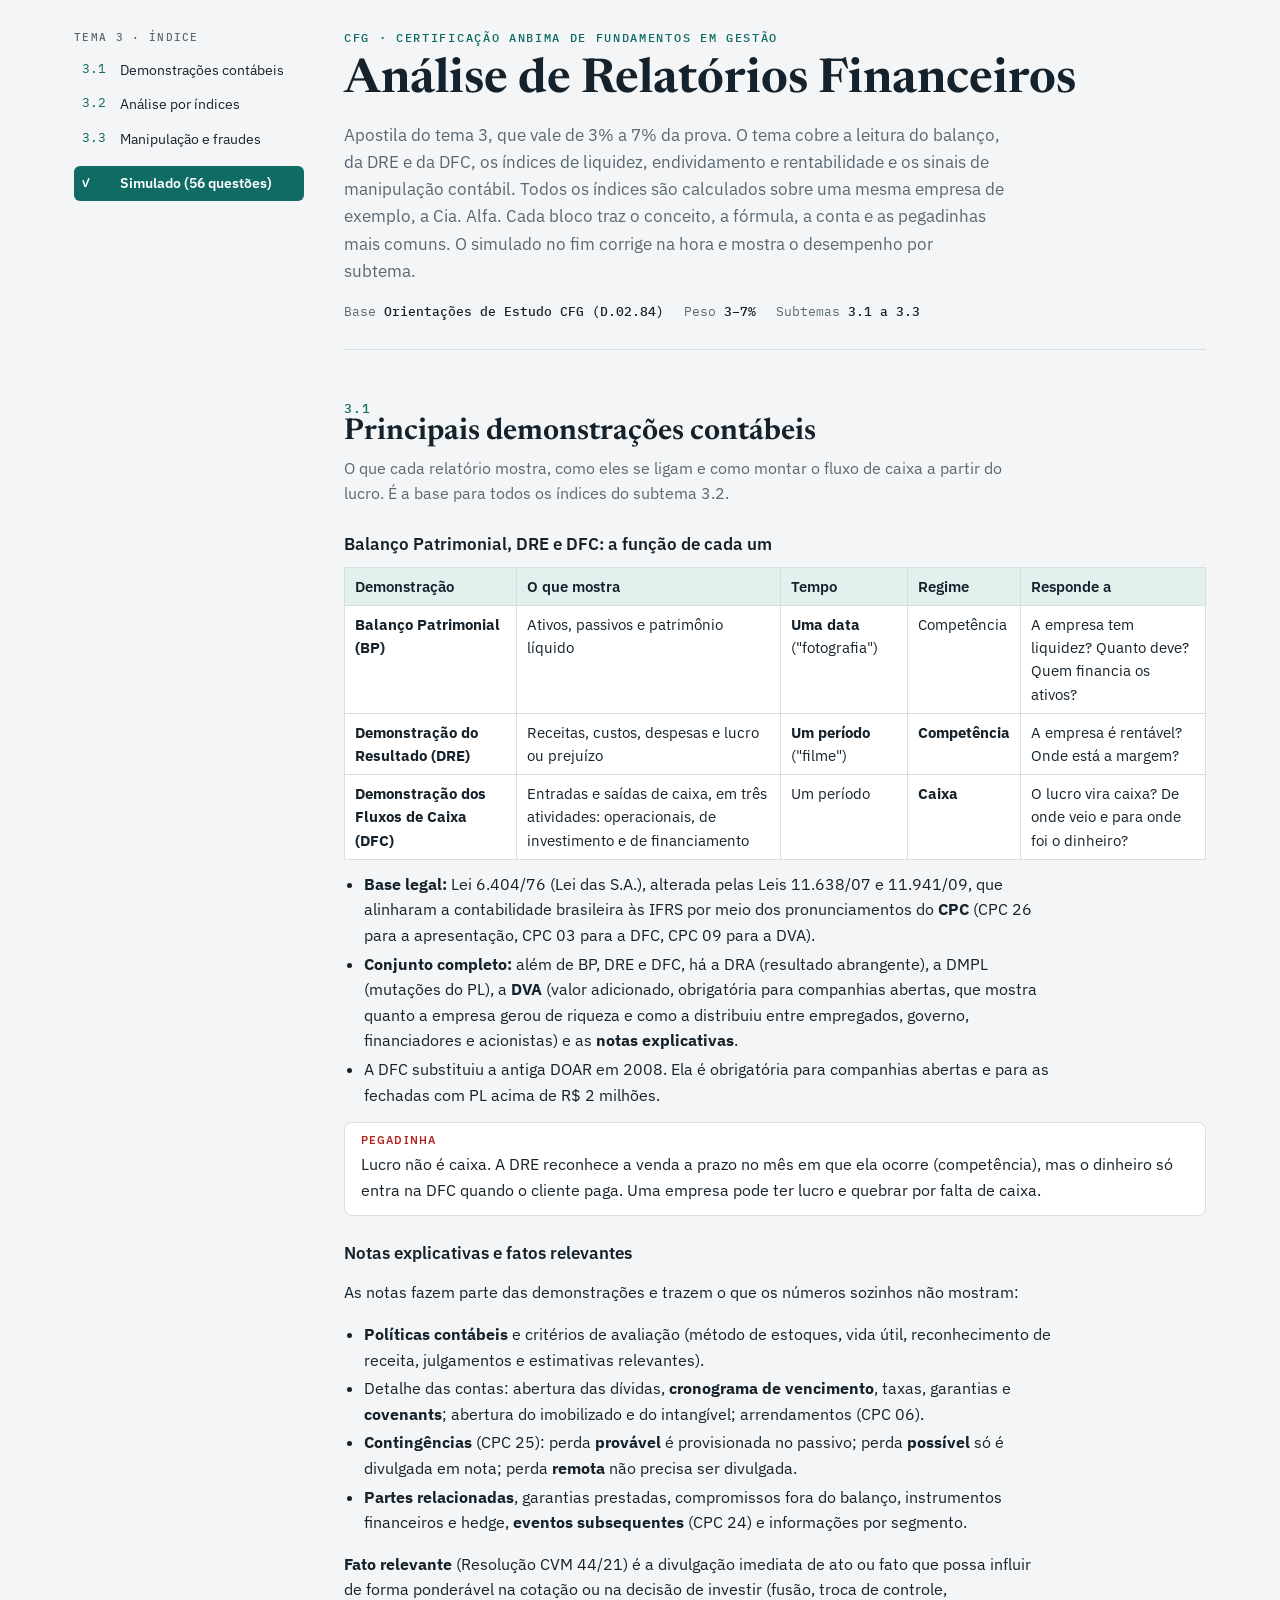
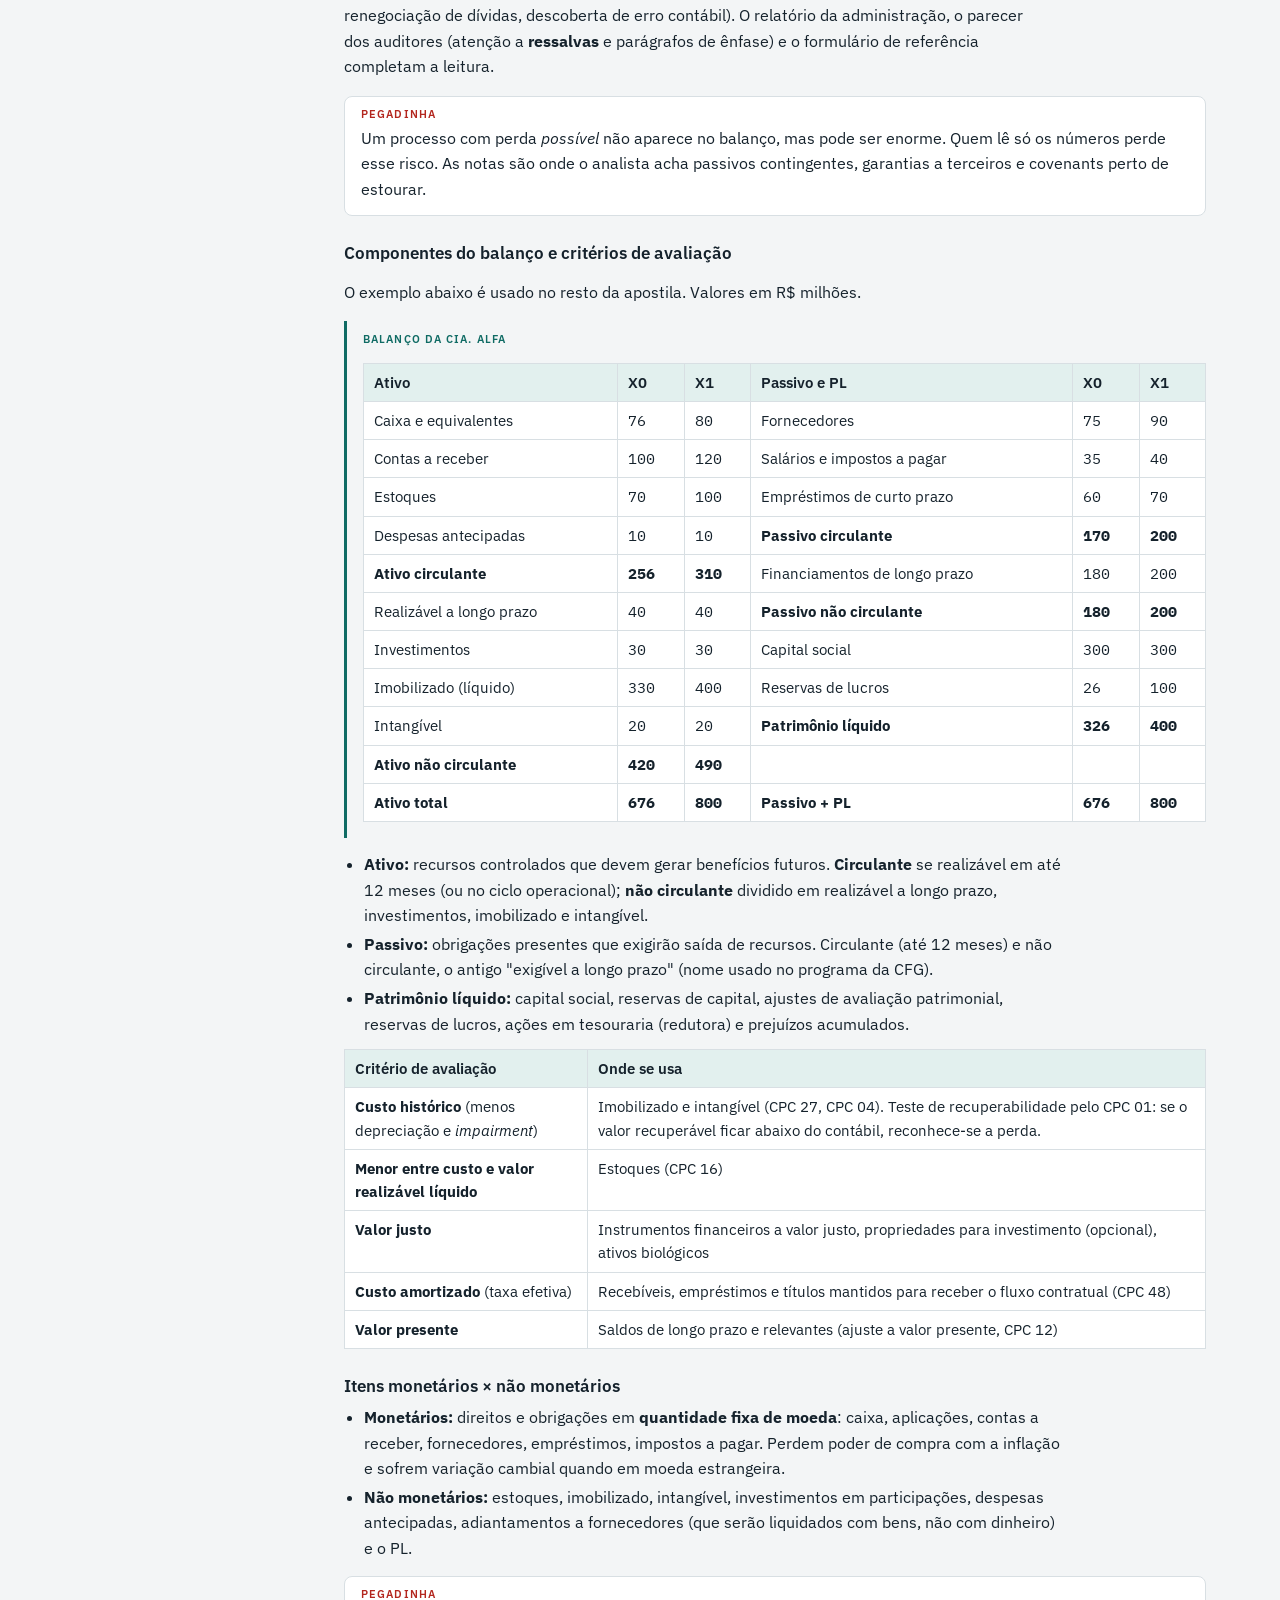
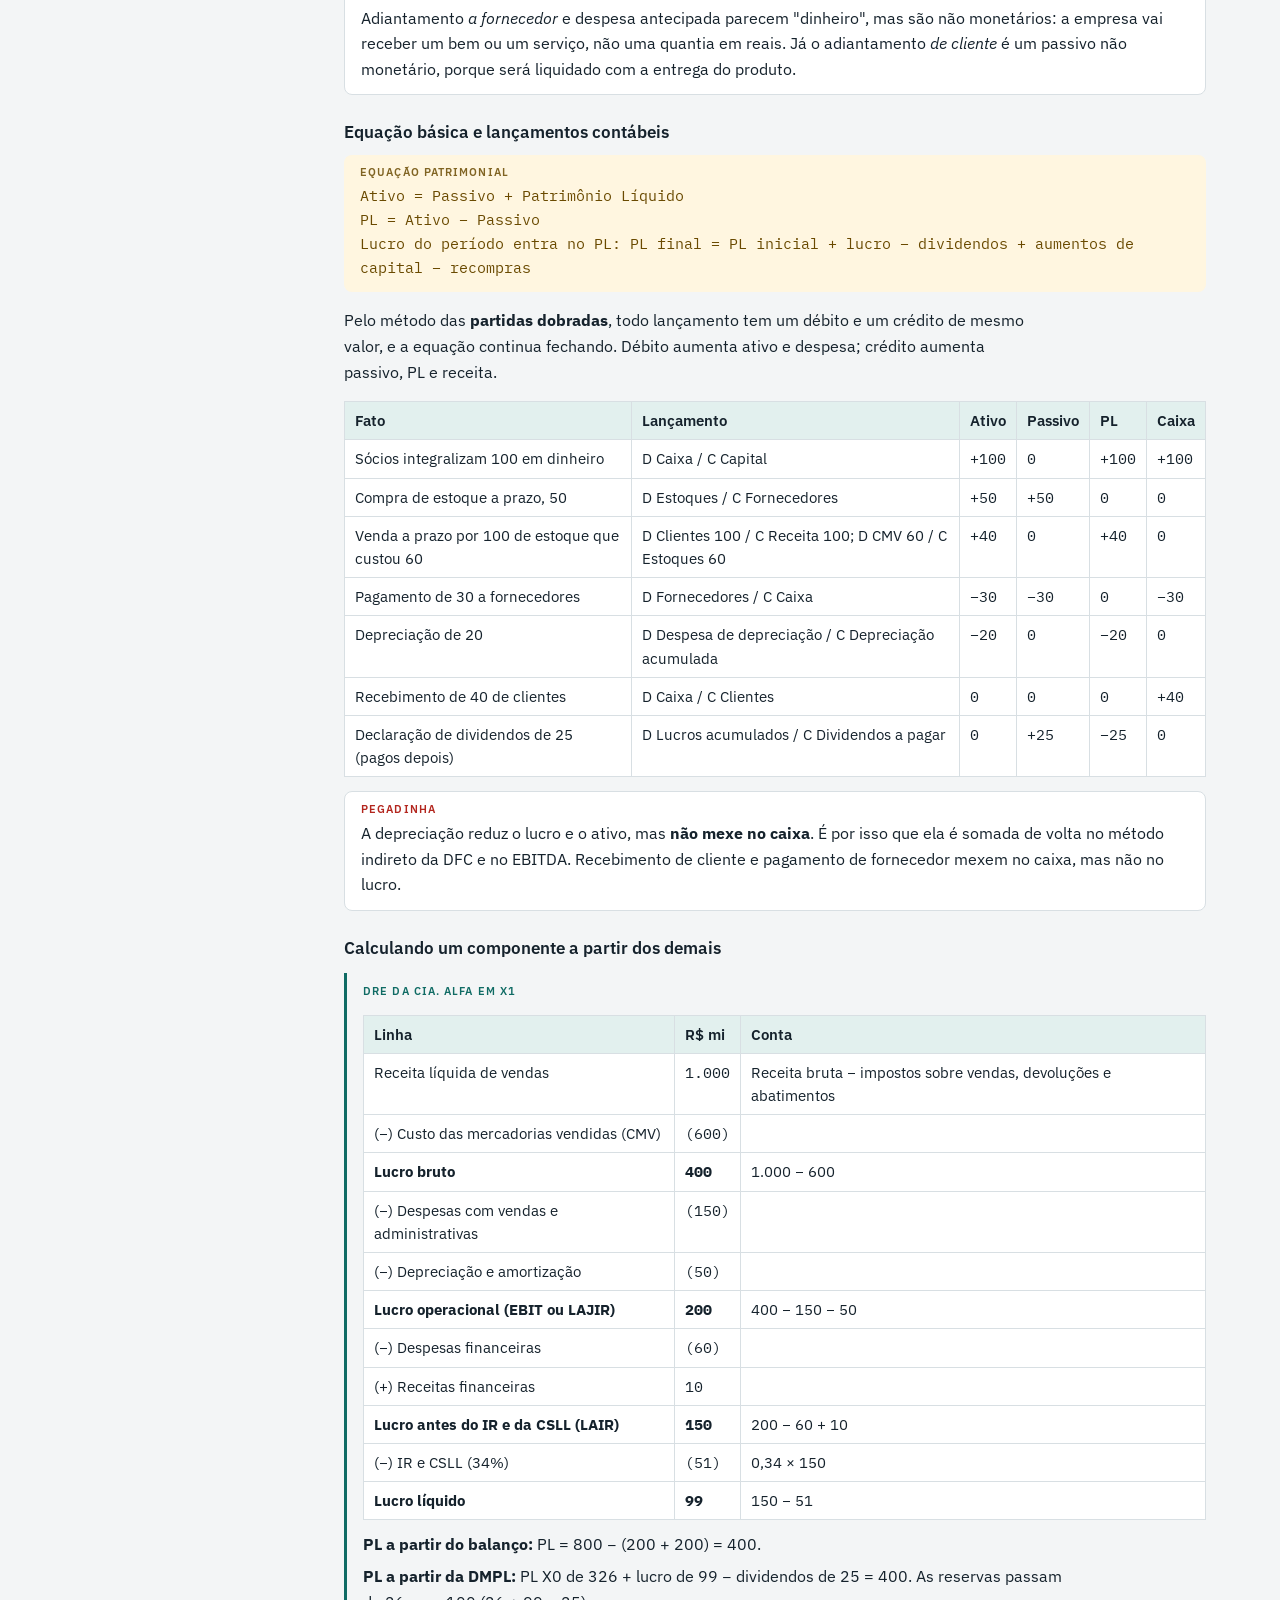
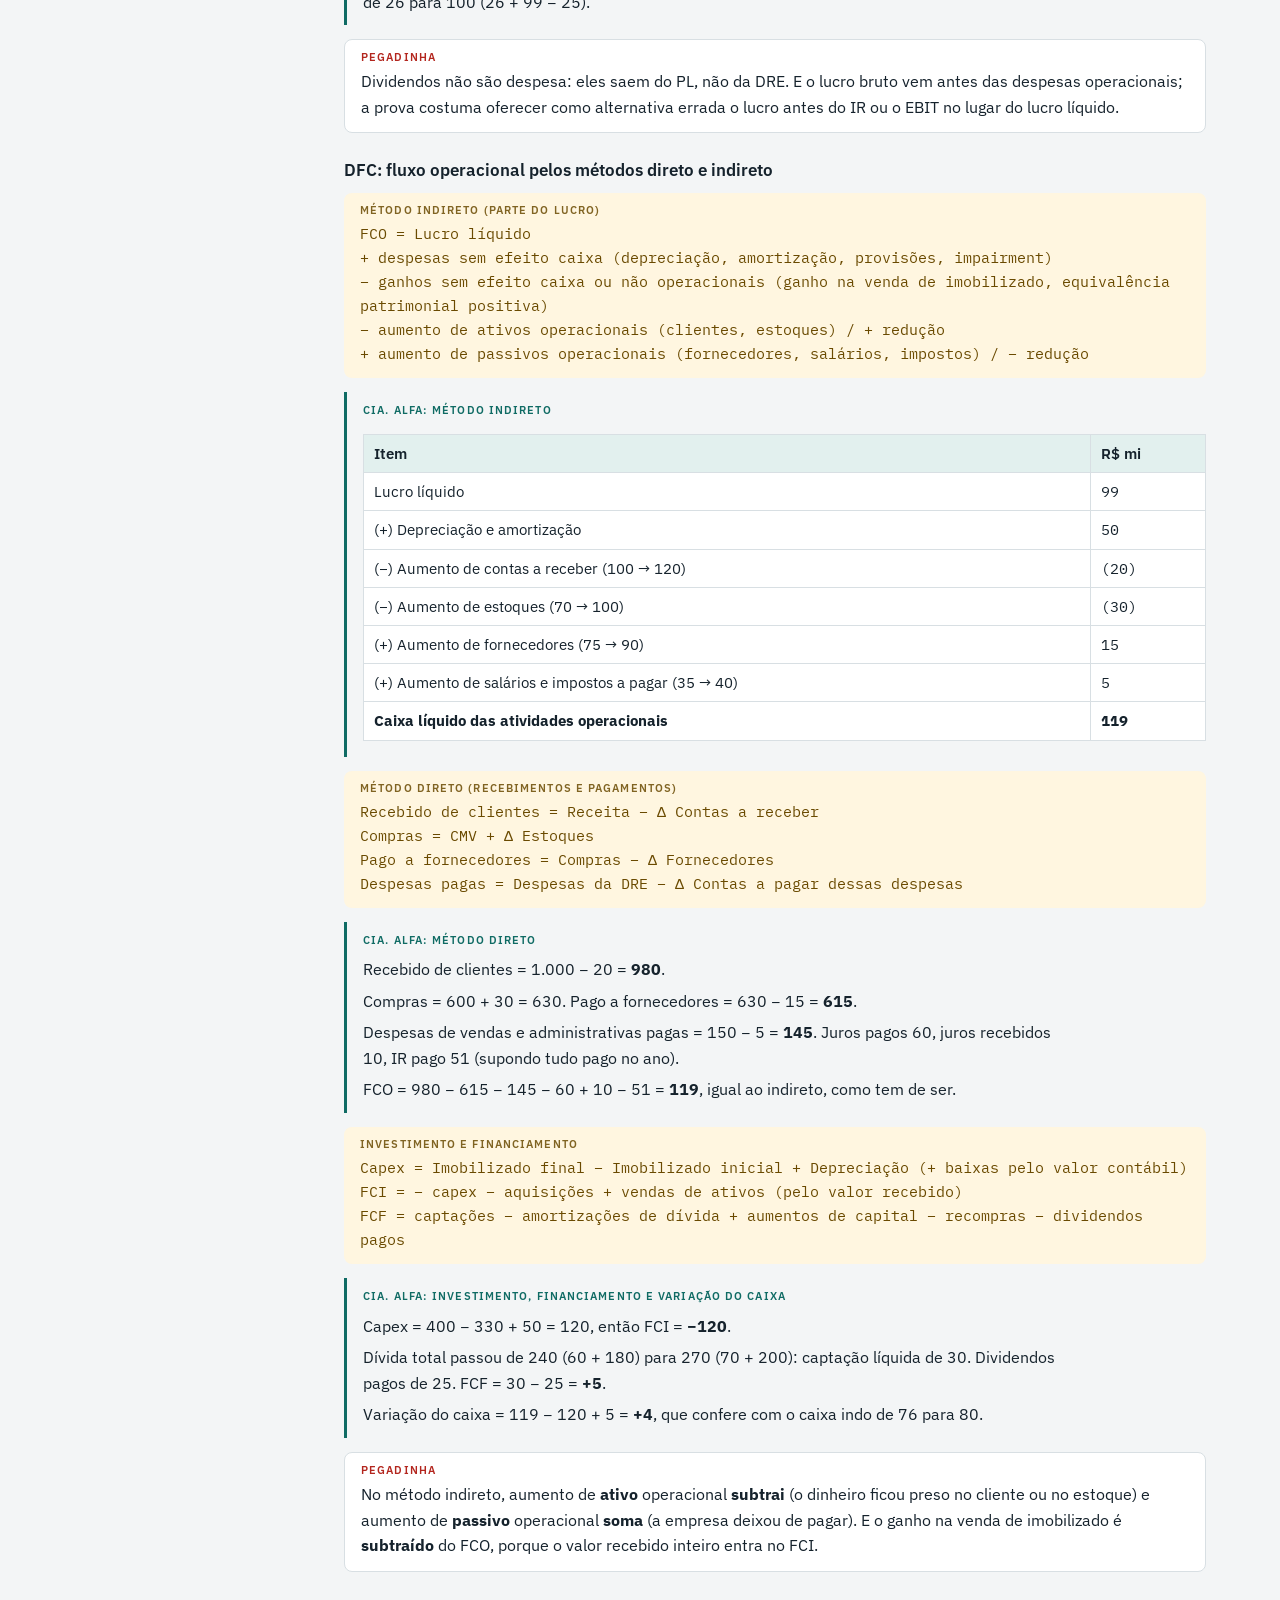
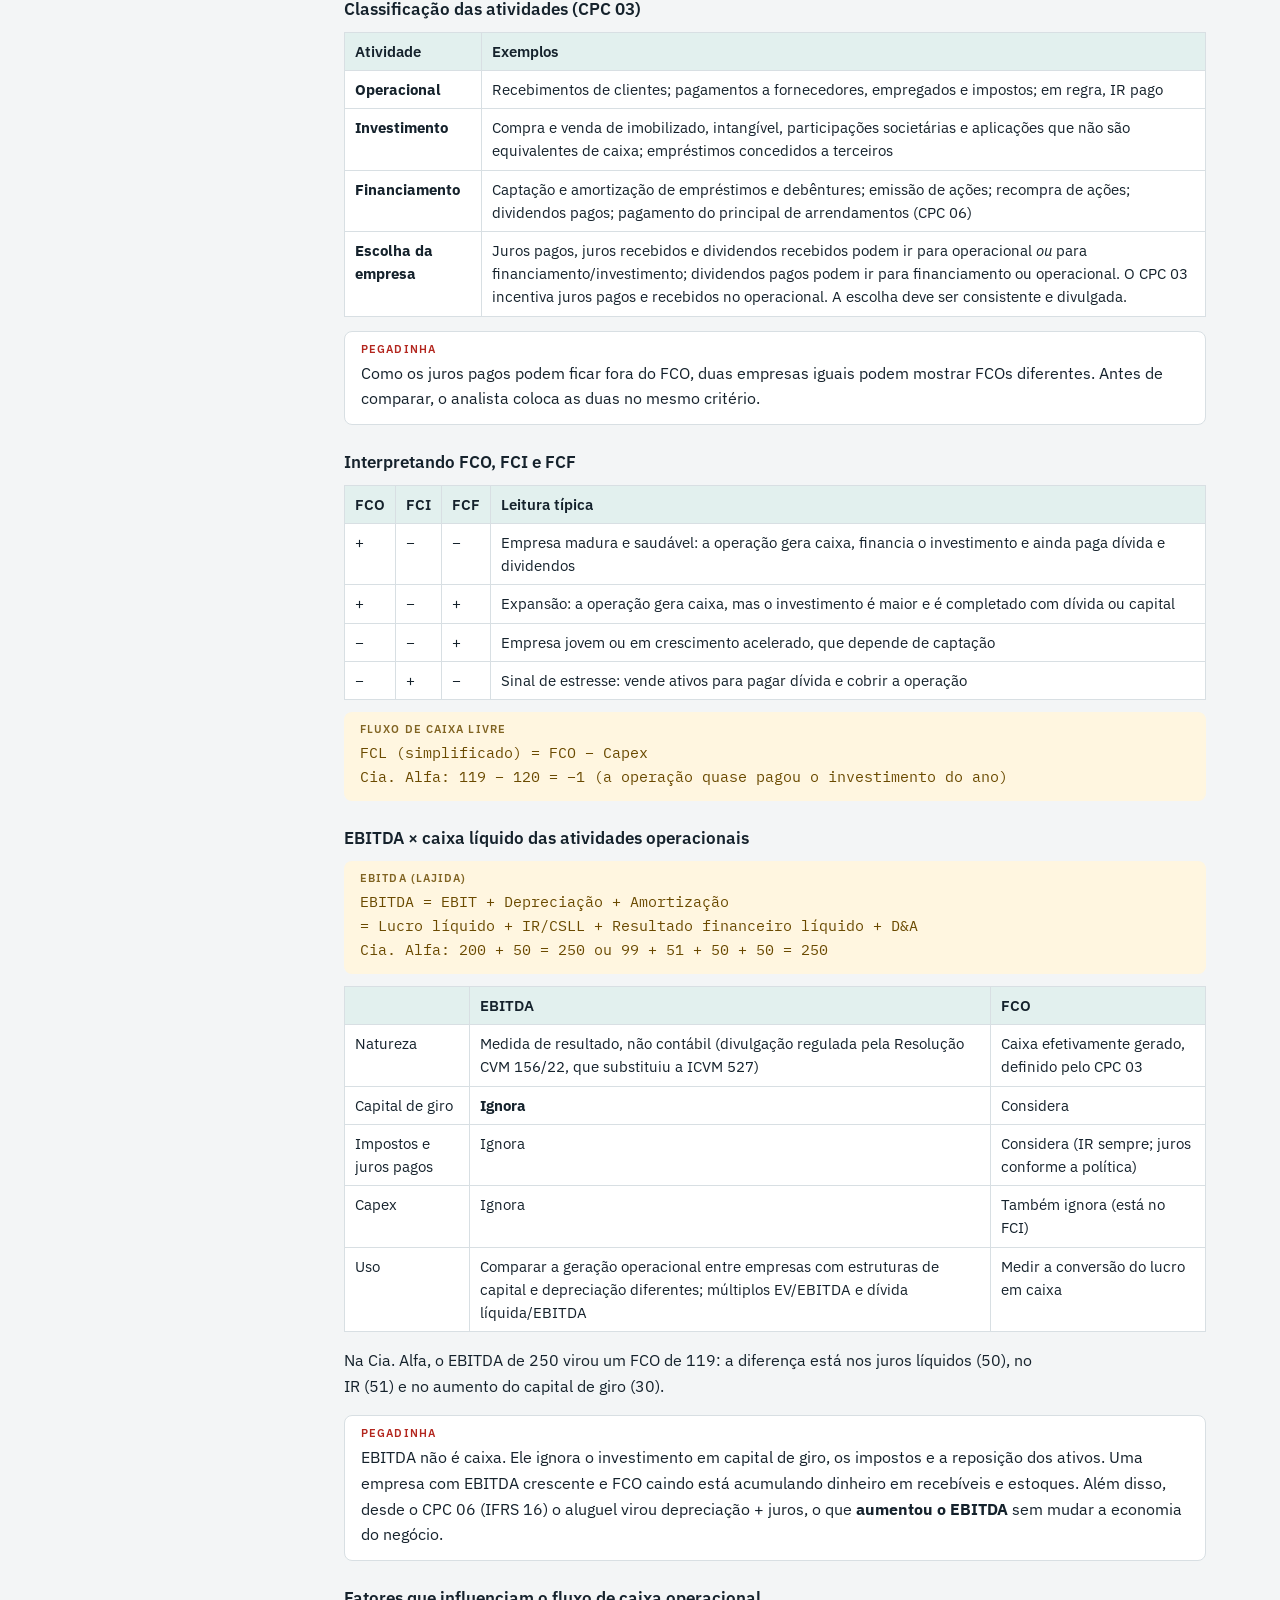
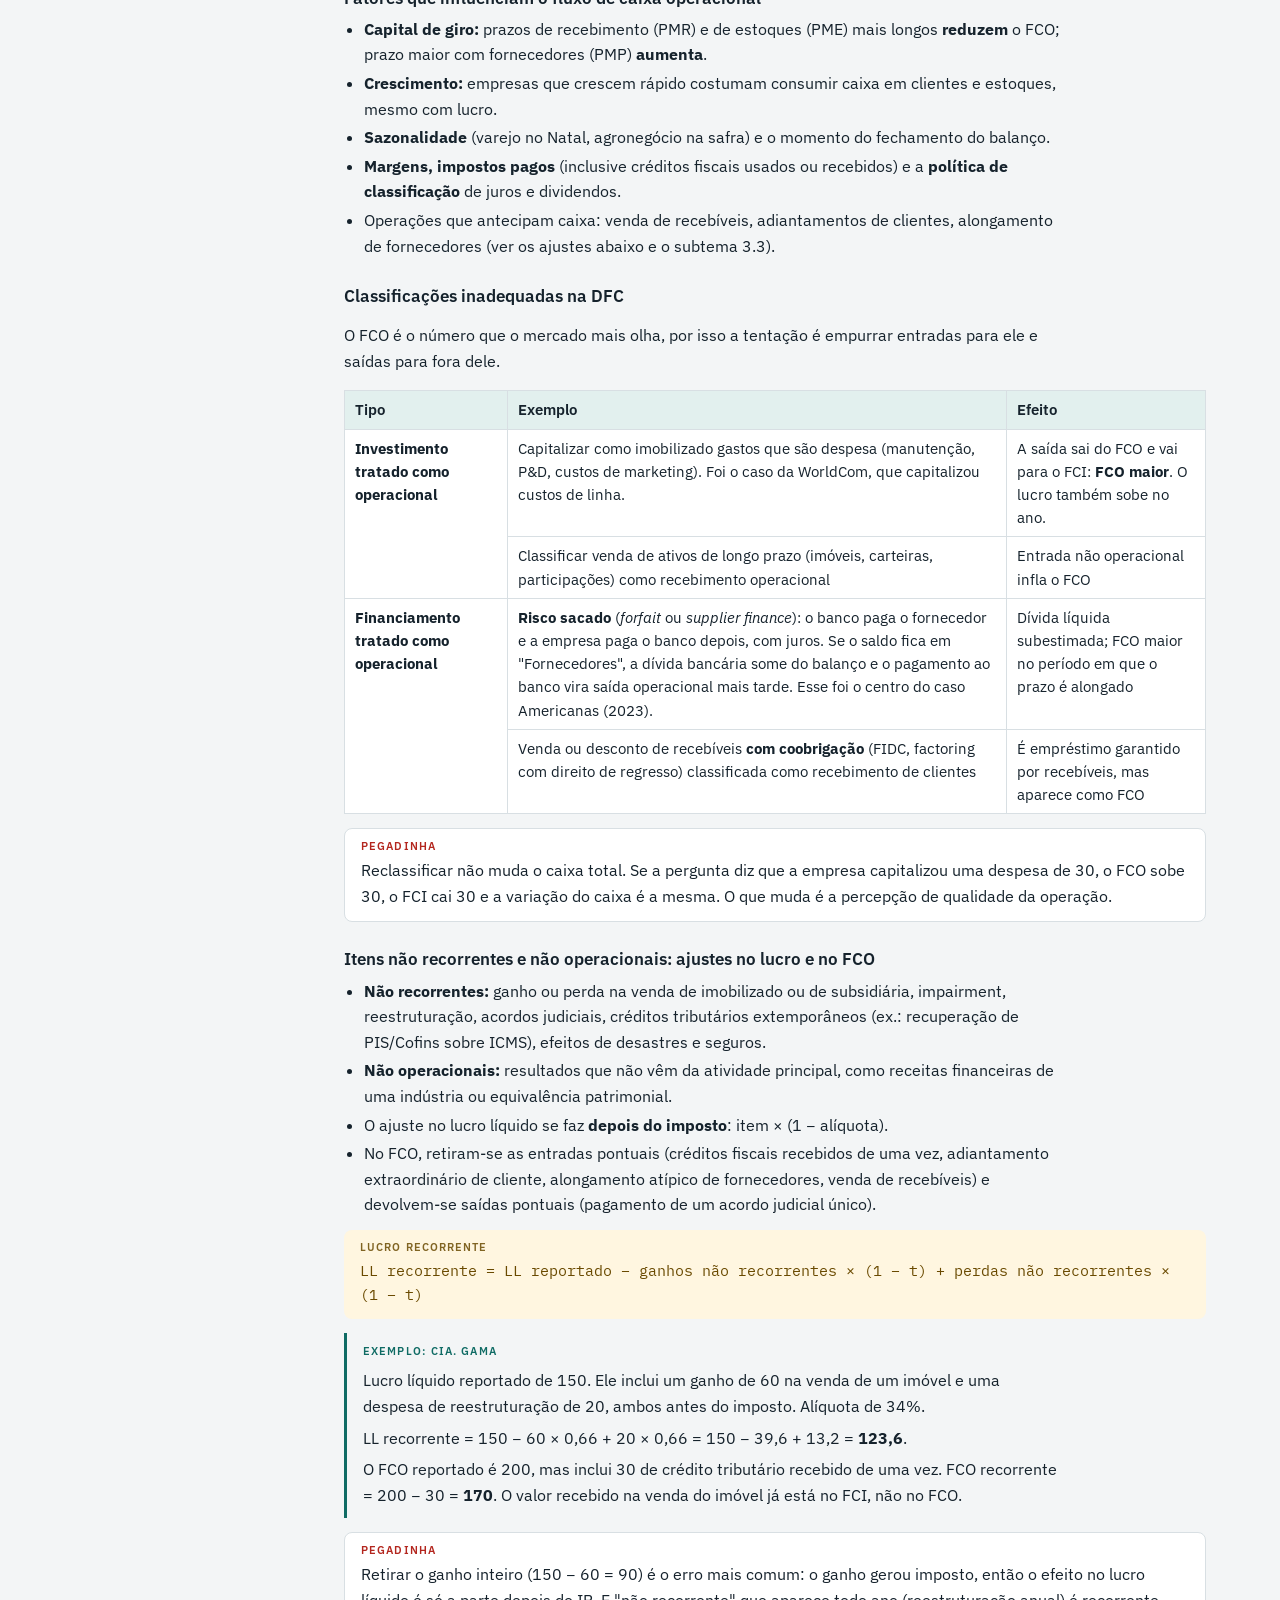
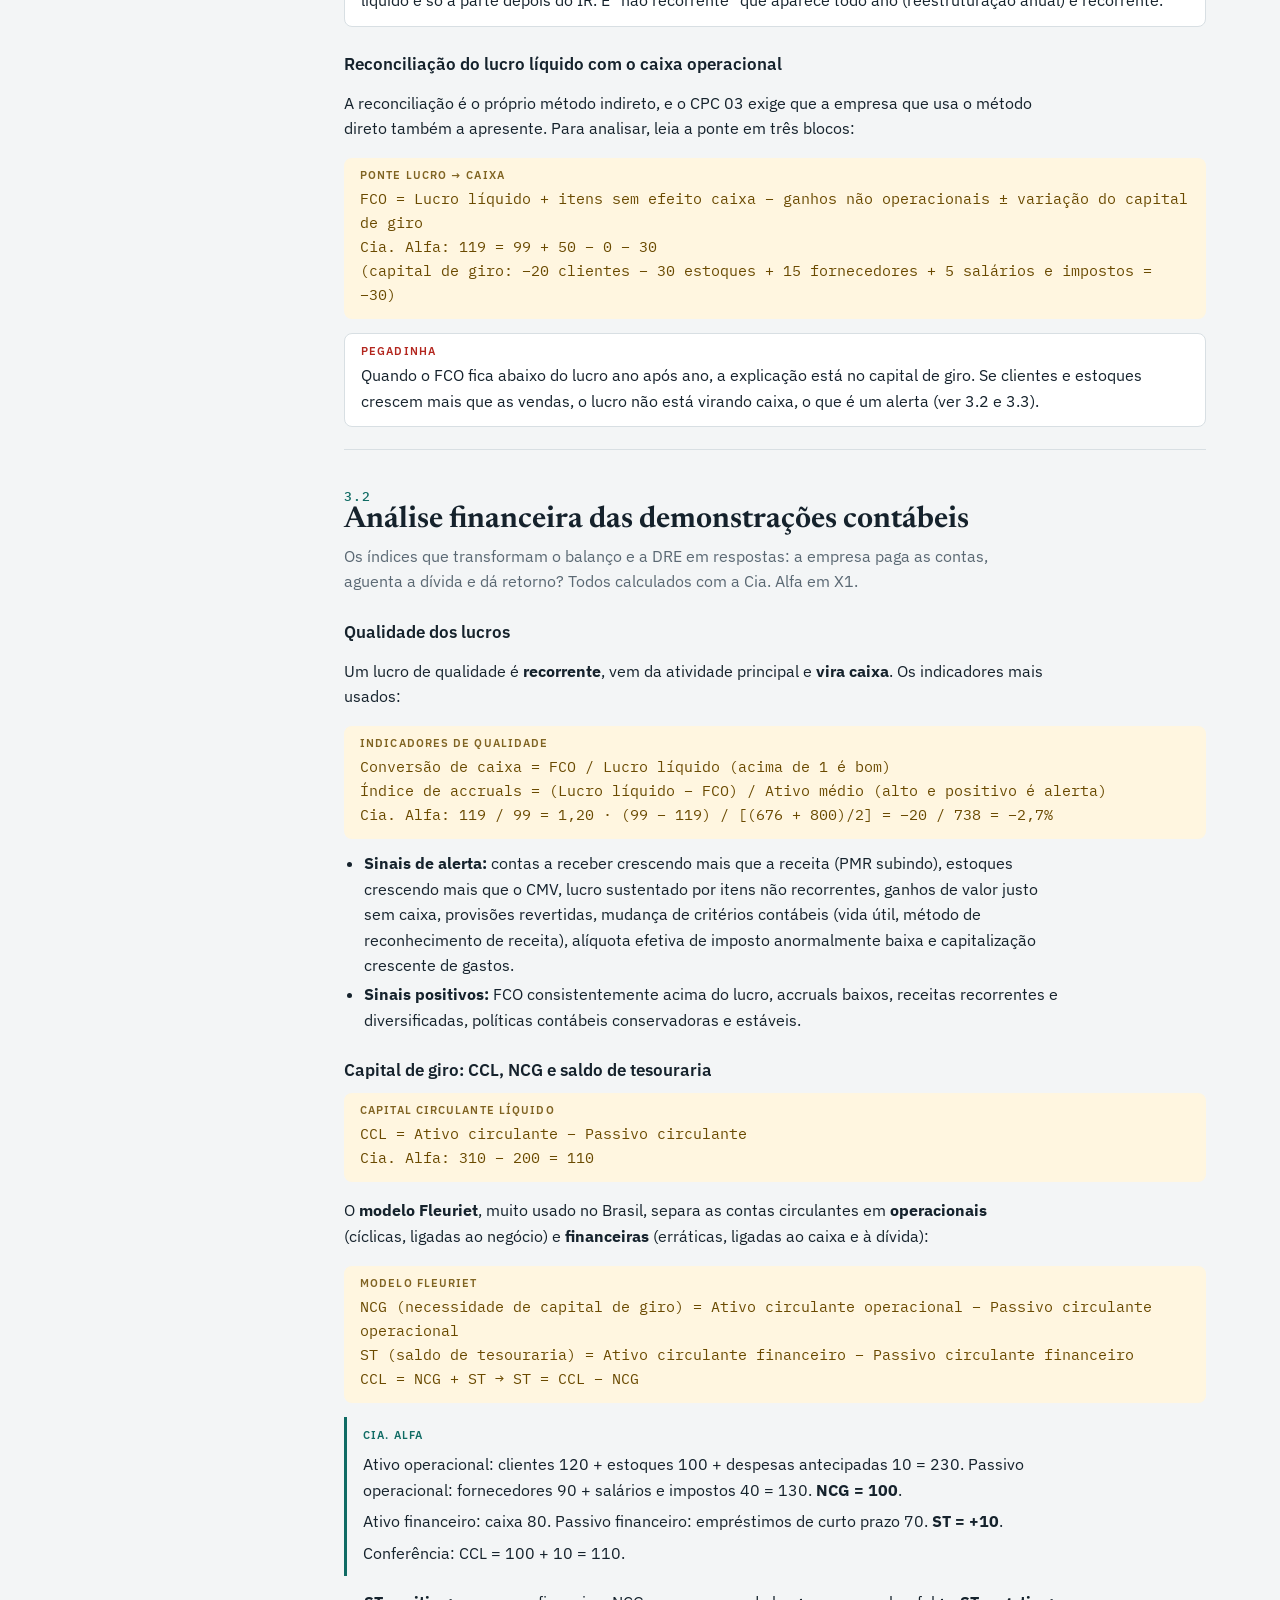
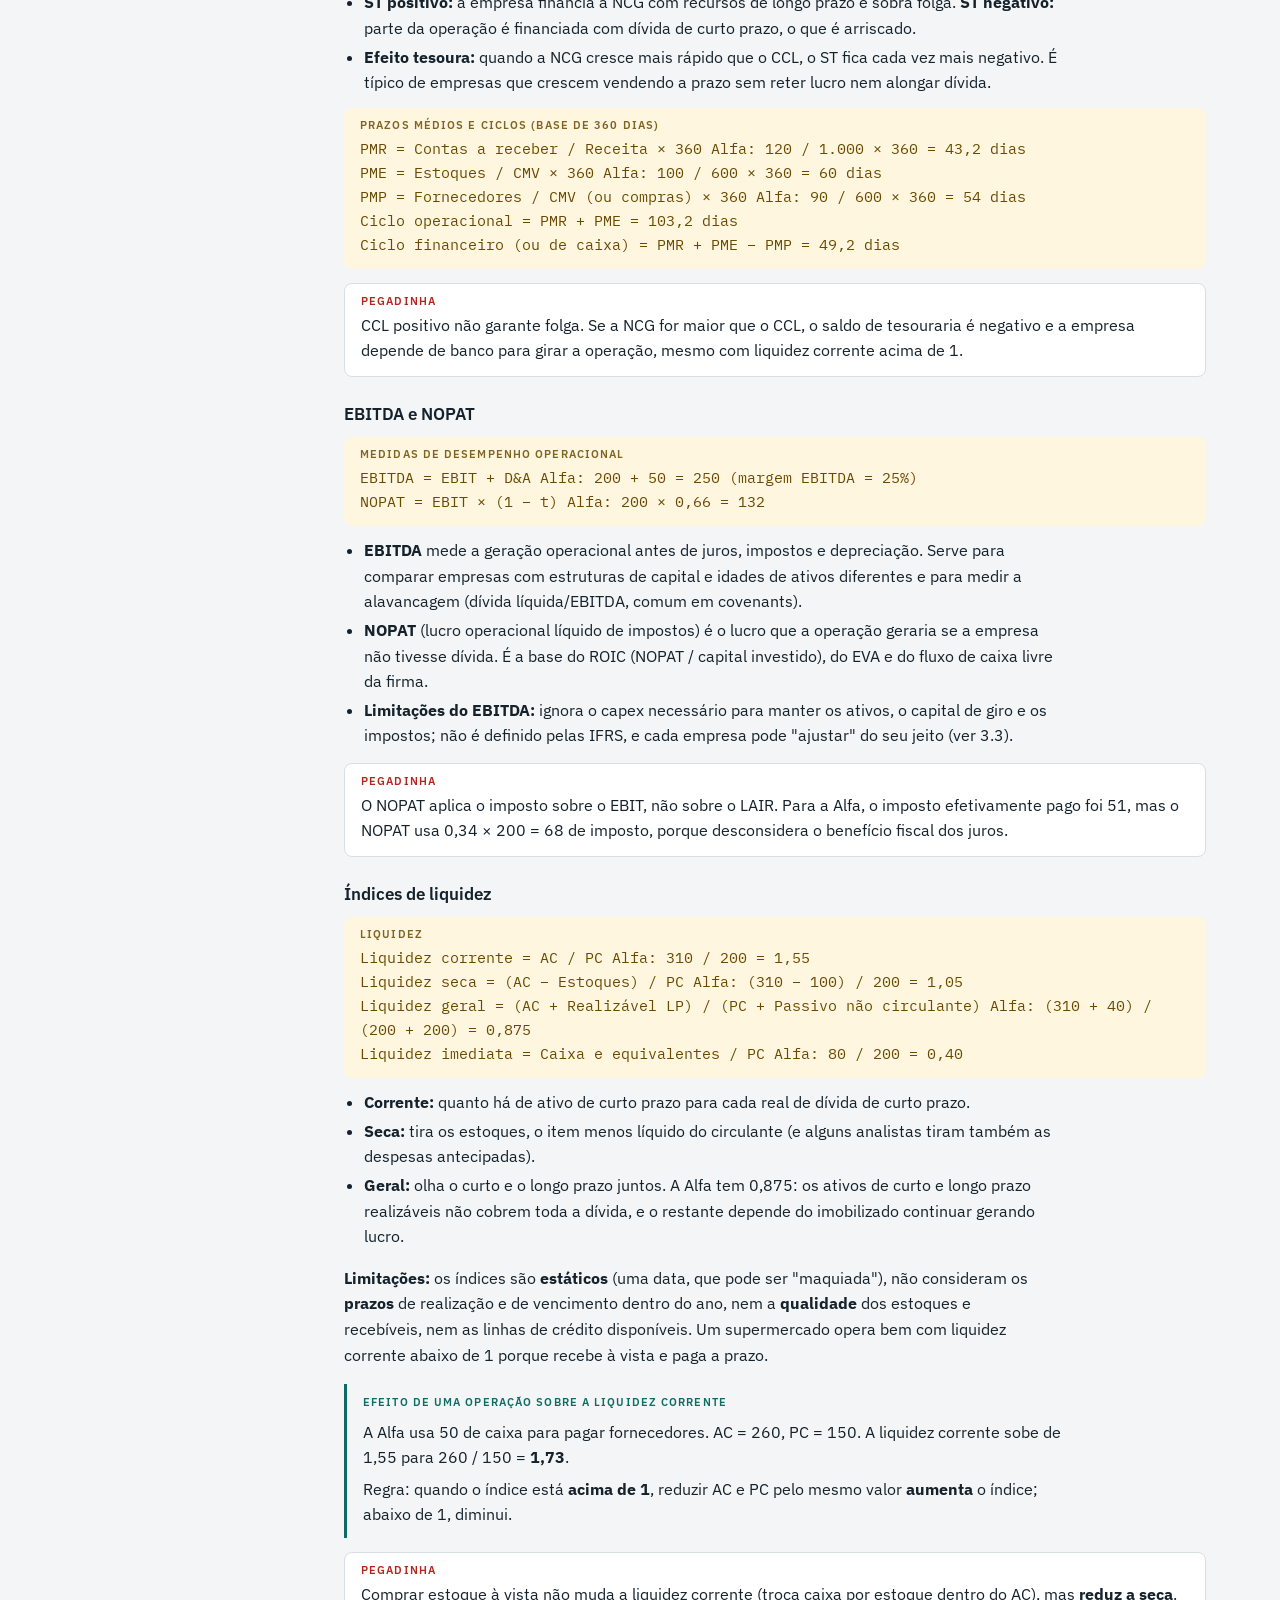
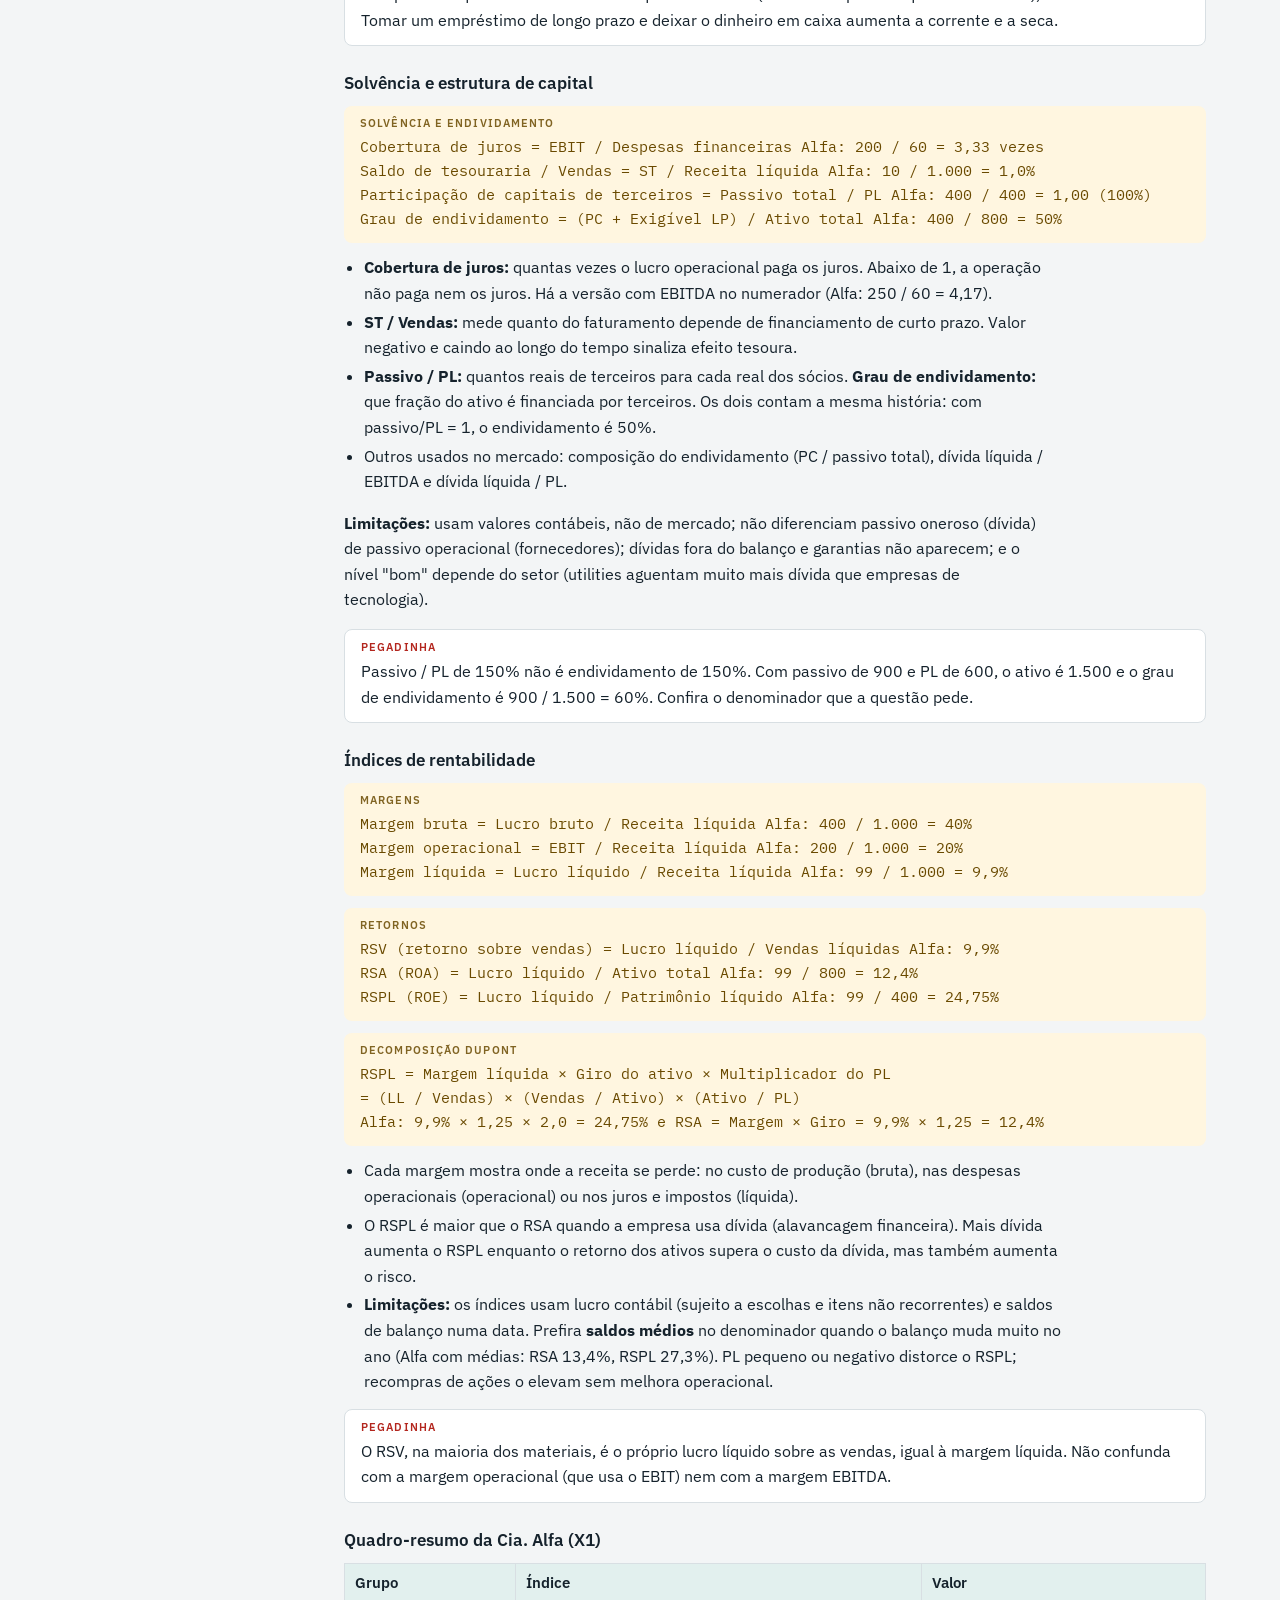
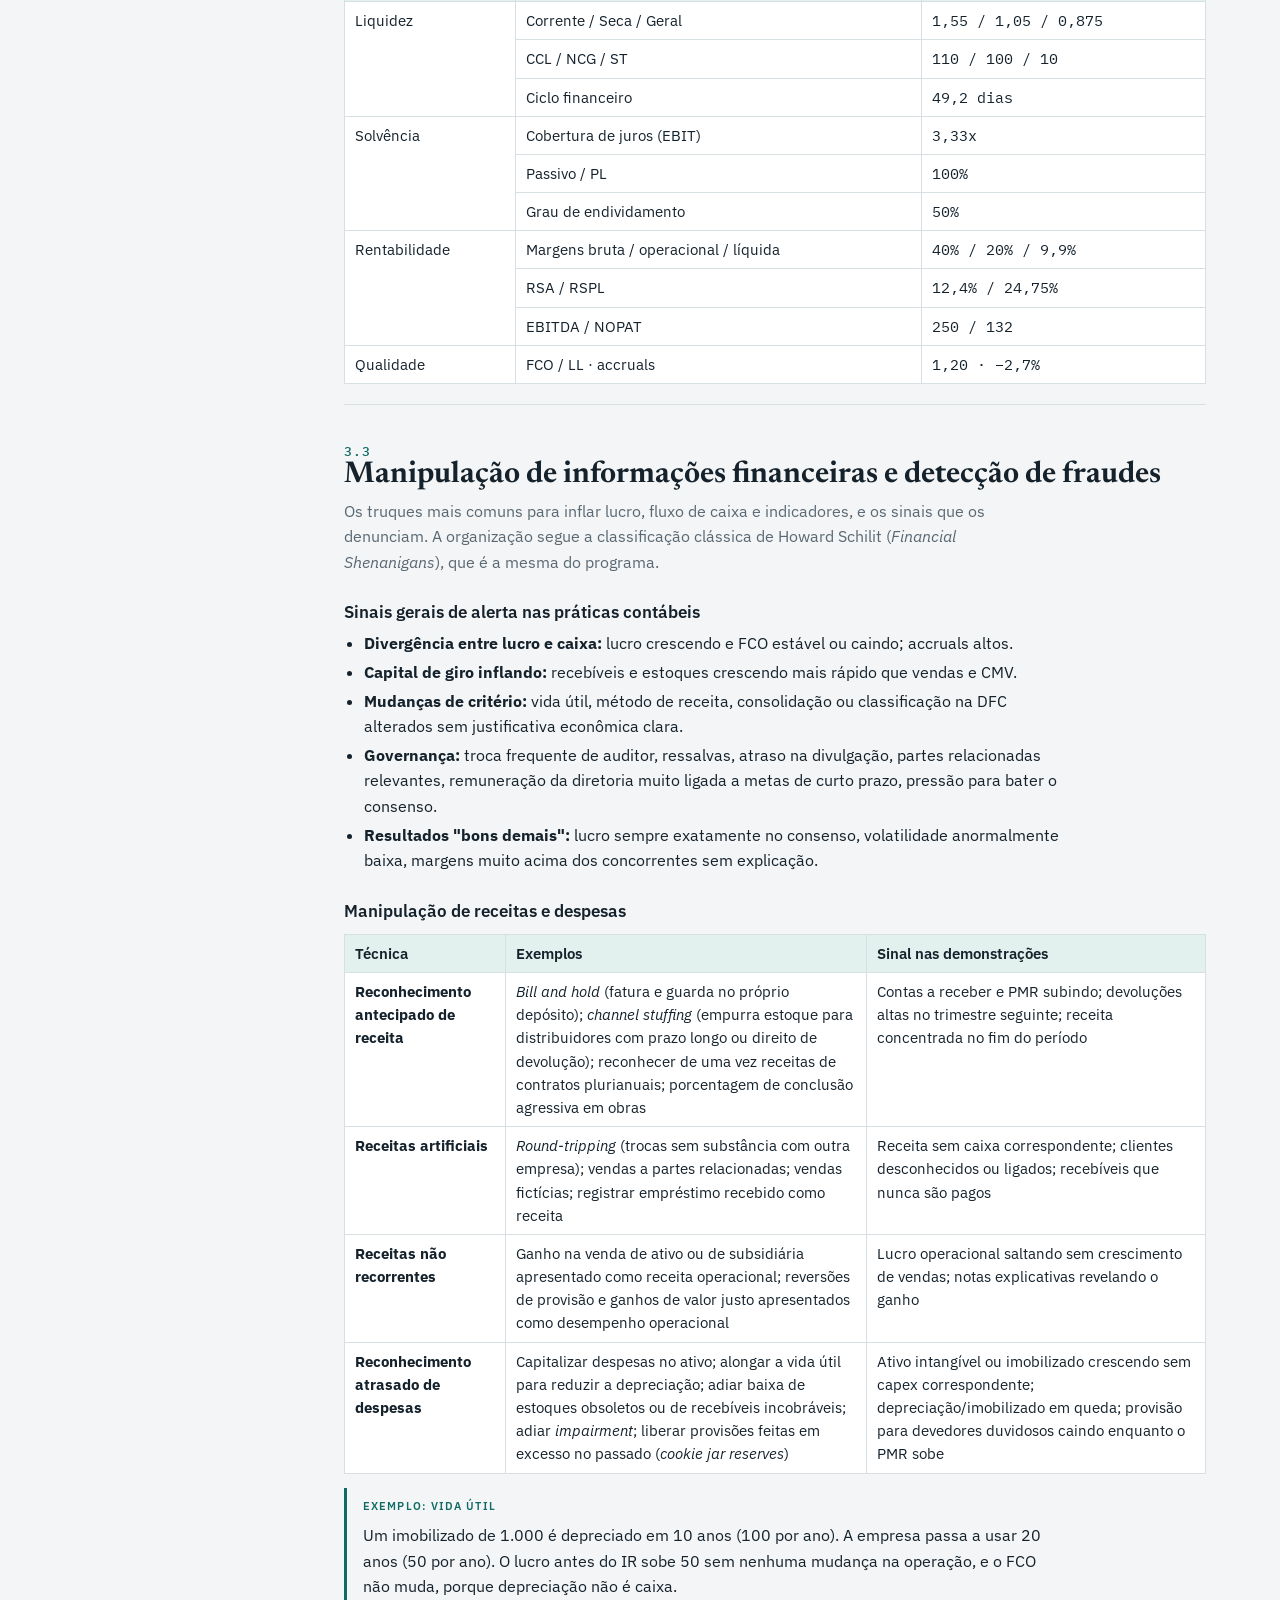
<file: apostilas/html/CFG Tema 3 - Analise de Relatorios Financeiros - Apostila e Simulado.html>
<!doctype html>
<html lang="pt-BR">
<head>
<meta charset="utf-8">
<meta name="viewport" content="width=device-width, initial-scale=1">
<title>CFG Tema 3 · Análise de Relatórios Financeiros</title>
<link rel="preconnect" href="https://fonts.googleapis.com">
<link rel="preconnect" href="https://fonts.gstatic.com" crossorigin>
<link rel="stylesheet" href="https://fonts.googleapis.com/css2?family=Newsreader:opsz,wght@6..72,500;6..72,650&family=IBM+Plex+Sans:wght@400;500;600&family=IBM+Plex+Mono:wght@400;500&display=swap">
<style>
/* Layout: apostila em coluna de leitura com índice lateral fixo; simulado no fim como "folha de prova". */
:root{
  --bg:#f3f5f6; --paper:#ffffff; --ink:#15222c; --muted:#5a6873; --line:#d8dfe3;
  --accent:#0f6b64; --accent-soft:#e2f0ee; --formula:#fff6e0; --formula-ink:#6a4a00;
  --ok:#1d7a3e; --ok-soft:#e3f3e8; --bad:#b3261e; --bad-soft:#fbe6e4;
  --f-display:"Newsreader", Georgia, "Times New Roman", serif;
  --f-body:"IBM Plex Sans", system-ui, -apple-system, "Segoe UI", sans-serif;
  --f-mono:"IBM Plex Mono", ui-monospace, Consolas, monospace;
}
@media (prefers-color-scheme: dark){:root:not([data-theme="light"]){
  --bg:#0f171d; --paper:#16212a; --ink:#e4ebef; --muted:#97a6b0; --line:#2a3945;
  --accent:#5cc2b8; --accent-soft:#16332f; --formula:#2c2412; --formula-ink:#f0cf86;
  --ok:#6fd08f; --ok-soft:#173222; --bad:#ff8a80; --bad-soft:#3a1c1a; color-scheme:dark}}
:root[data-theme="dark"]{
  --bg:#0f171d; --paper:#16212a; --ink:#e4ebef; --muted:#97a6b0; --line:#2a3945;
  --accent:#5cc2b8; --accent-soft:#16332f; --formula:#2c2412; --formula-ink:#f0cf86;
  --ok:#6fd08f; --ok-soft:#173222; --bad:#ff8a80; --bad-soft:#3a1c1a; color-scheme:dark}
*{box-sizing:border-box}
body{background:var(--bg);color:var(--ink);font:16px/1.6 var(--f-body);margin:0}
.wrap{display:grid;grid-template-columns:230px minmax(0,1fr);gap:40px;max-width:1180px;margin:0 auto;padding-inline:24px;padding-block:32px 80px}
nav.toc{position:sticky;top:calc(env(safe-area-inset-top,0px) + 20px);align-self:start;font-size:14px}
nav.toc .k{font:500 11px/1 var(--f-mono);letter-spacing:.12em;text-transform:uppercase;color:var(--muted);margin-bottom:10px}
nav.toc a{display:grid;grid-template-columns:34px 1fr;gap:4px;padding:6px 8px;border-radius:6px;color:var(--ink);text-decoration:none}
nav.toc a:hover,nav.toc a:focus-visible{background:var(--accent-soft);outline:none}
nav.toc a span:first-child{font-family:var(--f-mono);color:var(--accent);font-size:13px}
nav.toc a.quiz{margin-top:10px;background:var(--accent);color:var(--paper);font-weight:600}
nav.toc a.quiz span:first-child{color:var(--paper)}
main{min-width:0}
header.hero{padding-bottom:28px;border-bottom:1px solid var(--line);margin-bottom:12px}
.eyebrow{font:500 12px/1 var(--f-mono);letter-spacing:.14em;text-transform:uppercase;color:var(--accent)}
h1{font:650 clamp(32px,5vw,48px)/1.08 var(--f-display);margin:12px 0 14px;text-wrap:balance}
h2{font:650 30px/1.15 var(--f-display);margin:0 0 6px;text-wrap:balance}
h3{font:600 17px/1.3 var(--f-body);margin:26px 0 8px}
.lede{max-width:66ch;color:var(--muted);font-size:17px;margin:0}
.meta{display:flex;flex-wrap:wrap;gap:8px 20px;margin-top:18px;font:13px/1.4 var(--f-mono);color:var(--muted)}
.meta b{color:var(--ink);font-weight:500}
section.topic{padding-block:40px 8px;border-bottom:1px solid var(--line)}
.num{font:500 13px/1 var(--f-mono);color:var(--accent);letter-spacing:.06em}
.why{color:var(--muted);max-width:66ch;margin:0 0 6px}
p,li{max-width:70ch}
ul{padding-left:20px;margin:6px 0}
li{margin:3px 0}
.tbl{overflow-x:auto;margin:12px 0}
table{border-collapse:collapse;width:100%;font-size:14.5px;background:var(--paper)}
th,td{border:1px solid var(--line);padding:7px 10px;text-align:left;vertical-align:top}
th{background:var(--accent-soft);font-weight:600}
td.n{font-family:var(--f-mono);font-variant-numeric:tabular-nums;white-space:nowrap}
.formula{background:var(--formula);color:var(--formula-ink);border-radius:8px;padding:12px 16px;margin:12px 0;font:15px/1.6 var(--f-mono);overflow-x:auto}
.formula .lbl{display:block;font:600 11px/1 var(--f-body);letter-spacing:.1em;text-transform:uppercase;margin-bottom:6px;opacity:.85}
.ex{border-left:3px solid var(--accent);padding:4px 0 4px 16px;margin:14px 0}
.ex .lbl{font:600 11px/1 var(--f-body);letter-spacing:.1em;text-transform:uppercase;color:var(--accent)}
.ex p{margin:6px 0}
.pegadinha{background:var(--paper);border:1px solid var(--line);border-radius:8px;padding:12px 16px;margin:14px 0}
.pegadinha b:first-child{font:600 11px/1 var(--f-body);letter-spacing:.1em;text-transform:uppercase;color:var(--bad);display:block;margin-bottom:6px}
code{font-family:var(--f-mono);font-size:.92em}
/* Simulado */
#simulado{padding-top:44px}
.qbar{display:flex;flex-wrap:wrap;gap:10px;align-items:center;margin:14px 0 20px}
.qbar label{font-size:14px;color:var(--muted)}
select,button{font:inherit}
select{padding:8px 10px;border:1px solid var(--line);border-radius:6px;background:var(--paper);color:var(--ink)}
button{cursor:pointer;border-radius:6px;padding:9px 16px;border:1px solid var(--accent);background:var(--accent);color:var(--paper);font-weight:600}
button.ghost{background:transparent;color:var(--accent)}
button:focus-visible,select:focus-visible,.opt:focus-visible{outline:3px solid var(--accent);outline-offset:2px}
button:disabled{opacity:.45;cursor:default}
.card{background:var(--paper);border:1px solid var(--line);border-radius:10px;padding:22px}
.qhead{display:flex;justify-content:space-between;gap:12px;flex-wrap:wrap;font:13px/1.4 var(--f-mono);color:var(--muted)}
.progress{height:4px;background:var(--line);border-radius:4px;margin:10px 0 18px;overflow:hidden}
.progress i{display:block;height:100%;background:var(--accent);width:0;transition:width .25s}
.qtext{font:600 18px/1.45 var(--f-body);margin:0 0 16px}
.opts{display:grid;gap:8px}
.opt{display:grid;grid-template-columns:28px 1fr;gap:8px;text-align:left;padding:11px 14px;border:1px solid var(--line);border-radius:8px;background:var(--bg);color:var(--ink);font-weight:400}
.opt:hover:not(:disabled){border-color:var(--accent)}
.opt .l{font-family:var(--f-mono);color:var(--muted)}
.opt.ok{background:var(--ok-soft);border-color:var(--ok)}
.opt.bad{background:var(--bad-soft);border-color:var(--bad)}
.opt:disabled{cursor:default;opacity:1}
.fb{margin-top:16px;padding:12px 16px;border-radius:8px;background:var(--accent-soft)}
.fb strong.ok{color:var(--ok)} .fb strong.bad{color:var(--bad)}
.nav2{display:flex;justify-content:space-between;gap:10px;margin-top:18px;flex-wrap:wrap}
.score{font:650 44px/1 var(--f-display)}
.bars{display:grid;gap:8px;margin:18px 0}
.bar{display:grid;grid-template-columns:minmax(0,210px) 1fr 70px;gap:10px;align-items:center;font-size:14px}
.bar .t{height:10px;background:var(--line);border-radius:5px;overflow:hidden}
.bar .t i{display:block;height:100%;background:var(--accent)}
.bar .v{font-family:var(--f-mono);font-variant-numeric:tabular-nums;text-align:right}
.hint{font-size:13px;color:var(--muted)}
@media (max-width:860px){
  .wrap{grid-template-columns:1fr;gap:12px;padding-inline:16px}
  nav.toc{position:static;display:flex;flex-wrap:wrap;gap:4px}
  nav.toc .k{width:100%}
  nav.toc a{grid-template-columns:auto 1fr;padding:5px 8px;border:1px solid var(--line)}
  .bar{grid-template-columns:1fr 60px}
  .bar .t{grid-column:1/-1;order:3}
}
@media (prefers-reduced-motion:reduce){.progress i{transition:none}}

@media print{
  body{background:#fff;color:#000;font-size:11pt}
  .wrap{display:block;max-width:none;padding:0}
  nav.toc{display:none}
  section.topic{break-inside:auto;padding-block:18px 4px}
  h2,h3{break-after:avoid}
  table,.formula,.ex,.pegadinha{break-inside:avoid}
  .formula{background:#f6f1e2;color:#000}
  th{background:#e8eef0}
}
</style>
</head>
<body>
<div class="wrap">
<nav class="toc" aria-label="Índice">
  <div class="k">Tema 3 · índice</div>
  <a href="#t31"><span>3.1</span><span>Demonstrações contábeis</span></a>
  <a href="#t32"><span>3.2</span><span>Análise por índices</span></a>
  <a href="#t33"><span>3.3</span><span>Manipulação e fraudes</span></a>
  <a href="#simulado" class="quiz"><span>✓</span><span>Simulado (56 questões)</span></a>
</nav>

<main>
<header class="hero">
  <div class="eyebrow">CFG · Certificação ANBIMA de Fundamentos em Gestão</div>
  <h1>Análise de Relatórios Financeiros</h1>
  <p class="lede">Apostila do tema 3, que vale de 3% a 7% da prova. O tema cobre a leitura do balanço, da DRE e da DFC, os índices de liquidez, endividamento e rentabilidade e os sinais de manipulação contábil. Todos os índices são calculados sobre uma mesma empresa de exemplo, a Cia. Alfa. Cada bloco traz o conceito, a fórmula, a conta e as pegadinhas mais comuns. O simulado no fim corrige na hora e mostra o desempenho por subtema.</p>
  <div class="meta"><span>Base <b>Orientações de Estudo CFG (D.02.84)</b></span><span>Peso <b>3–7%</b></span><span>Subtemas <b>3.1 a 3.3</b></span></div>
</header>

<!-- 3.1 -->
<section class="topic" id="t31">
  <div class="num">3.1</div>
  <h2>Principais demonstrações contábeis</h2>
  <p class="why">O que cada relatório mostra, como eles se ligam e como montar o fluxo de caixa a partir do lucro. É a base para todos os índices do subtema 3.2.</p>

  <h3>Balanço Patrimonial, DRE e DFC: a função de cada um</h3>
  <div class="tbl"><table>
    <tr><th>Demonstração</th><th>O que mostra</th><th>Tempo</th><th>Regime</th><th>Responde a</th></tr>
    <tr><td><b>Balanço Patrimonial (BP)</b></td><td>Ativos, passivos e patrimônio líquido</td><td><b>Uma data</b> ("fotografia")</td><td>Competência</td><td>A empresa tem liquidez? Quanto deve? Quem financia os ativos?</td></tr>
    <tr><td><b>Demonstração do Resultado (DRE)</b></td><td>Receitas, custos, despesas e lucro ou prejuízo</td><td><b>Um período</b> ("filme")</td><td><b>Competência</b></td><td>A empresa é rentável? Onde está a margem?</td></tr>
    <tr><td><b>Demonstração dos Fluxos de Caixa (DFC)</b></td><td>Entradas e saídas de caixa, em três atividades: operacionais, de investimento e de financiamento</td><td>Um período</td><td><b>Caixa</b></td><td>O lucro vira caixa? De onde veio e para onde foi o dinheiro?</td></tr>
  </table></div>
  <ul>
    <li><b>Base legal:</b> Lei 6.404/76 (Lei das S.A.), alterada pelas Leis 11.638/07 e 11.941/09, que alinharam a contabilidade brasileira às IFRS por meio dos pronunciamentos do <b>CPC</b> (CPC 26 para a apresentação, CPC 03 para a DFC, CPC 09 para a DVA).</li>
    <li><b>Conjunto completo:</b> além de BP, DRE e DFC, há a DRA (resultado abrangente), a DMPL (mutações do PL), a <b>DVA</b> (valor adicionado, obrigatória para companhias abertas, que mostra quanto a empresa gerou de riqueza e como a distribuiu entre empregados, governo, financiadores e acionistas) e as <b>notas explicativas</b>.</li>
    <li>A DFC substituiu a antiga DOAR em 2008. Ela é obrigatória para companhias abertas e para as fechadas com PL acima de R$ 2 milhões.</li>
  </ul>
  <div class="pegadinha"><b>Pegadinha</b>Lucro não é caixa. A DRE reconhece a venda a prazo no mês em que ela ocorre (competência), mas o dinheiro só entra na DFC quando o cliente paga. Uma empresa pode ter lucro e quebrar por falta de caixa.</div>

  <h3>Notas explicativas e fatos relevantes</h3>
  <p>As notas fazem parte das demonstrações e trazem o que os números sozinhos não mostram:</p>
  <ul>
    <li><b>Políticas contábeis</b> e critérios de avaliação (método de estoques, vida útil, reconhecimento de receita, julgamentos e estimativas relevantes).</li>
    <li>Detalhe das contas: abertura das dívidas, <b>cronograma de vencimento</b>, taxas, garantias e <b>covenants</b>; abertura do imobilizado e do intangível; arrendamentos (CPC 06).</li>
    <li><b>Contingências</b> (CPC 25): perda <b>provável</b> é provisionada no passivo; perda <b>possível</b> só é divulgada em nota; perda <b>remota</b> não precisa ser divulgada.</li>
    <li><b>Partes relacionadas</b>, garantias prestadas, compromissos fora do balanço, instrumentos financeiros e hedge, <b>eventos subsequentes</b> (CPC 24) e informações por segmento.</li>
  </ul>
  <p><b>Fato relevante</b> (Resolução CVM 44/21) é a divulgação imediata de ato ou fato que possa influir de forma ponderável na cotação ou na decisão de investir (fusão, troca de controle, renegociação de dívidas, descoberta de erro contábil). O relatório da administração, o parecer dos auditores (atenção a <b>ressalvas</b> e parágrafos de ênfase) e o formulário de referência completam a leitura.</p>
  <div class="pegadinha"><b>Pegadinha</b>Um processo com perda <i>possível</i> não aparece no balanço, mas pode ser enorme. Quem lê só os números perde esse risco. As notas são onde o analista acha passivos contingentes, garantias a terceiros e covenants perto de estourar.</div>

  <h3>Componentes do balanço e critérios de avaliação</h3>
  <p>O exemplo abaixo é usado no resto da apostila. Valores em R$ milhões.</p>
  <div class="ex"><span class="lbl">Balanço da Cia. Alfa</span>
    <div class="tbl"><table>
      <tr><th>Ativo</th><th>X0</th><th>X1</th><th>Passivo e PL</th><th>X0</th><th>X1</th></tr>
      <tr><td>Caixa e equivalentes</td><td class="n">76</td><td class="n">80</td><td>Fornecedores</td><td class="n">75</td><td class="n">90</td></tr>
      <tr><td>Contas a receber</td><td class="n">100</td><td class="n">120</td><td>Salários e impostos a pagar</td><td class="n">35</td><td class="n">40</td></tr>
      <tr><td>Estoques</td><td class="n">70</td><td class="n">100</td><td>Empréstimos de curto prazo</td><td class="n">60</td><td class="n">70</td></tr>
      <tr><td>Despesas antecipadas</td><td class="n">10</td><td class="n">10</td><td><b>Passivo circulante</b></td><td class="n"><b>170</b></td><td class="n"><b>200</b></td></tr>
      <tr><td><b>Ativo circulante</b></td><td class="n"><b>256</b></td><td class="n"><b>310</b></td><td>Financiamentos de longo prazo</td><td class="n">180</td><td class="n">200</td></tr>
      <tr><td>Realizável a longo prazo</td><td class="n">40</td><td class="n">40</td><td><b>Passivo não circulante</b></td><td class="n"><b>180</b></td><td class="n"><b>200</b></td></tr>
      <tr><td>Investimentos</td><td class="n">30</td><td class="n">30</td><td>Capital social</td><td class="n">300</td><td class="n">300</td></tr>
      <tr><td>Imobilizado (líquido)</td><td class="n">330</td><td class="n">400</td><td>Reservas de lucros</td><td class="n">26</td><td class="n">100</td></tr>
      <tr><td>Intangível</td><td class="n">20</td><td class="n">20</td><td><b>Patrimônio líquido</b></td><td class="n"><b>326</b></td><td class="n"><b>400</b></td></tr>
      <tr><td><b>Ativo não circulante</b></td><td class="n"><b>420</b></td><td class="n"><b>490</b></td><td></td><td></td><td></td></tr>
      <tr><td><b>Ativo total</b></td><td class="n"><b>676</b></td><td class="n"><b>800</b></td><td><b>Passivo + PL</b></td><td class="n"><b>676</b></td><td class="n"><b>800</b></td></tr>
    </table></div>
  </div>
  <ul>
    <li><b>Ativo:</b> recursos controlados que devem gerar benefícios futuros. <b>Circulante</b> se realizável em até 12 meses (ou no ciclo operacional); <b>não circulante</b> dividido em realizável a longo prazo, investimentos, imobilizado e intangível.</li>
    <li><b>Passivo:</b> obrigações presentes que exigirão saída de recursos. Circulante (até 12 meses) e não circulante, o antigo "exigível a longo prazo" (nome usado no programa da CFG).</li>
    <li><b>Patrimônio líquido:</b> capital social, reservas de capital, ajustes de avaliação patrimonial, reservas de lucros, ações em tesouraria (redutora) e prejuízos acumulados.</li>
  </ul>
  <div class="tbl"><table>
    <tr><th>Critério de avaliação</th><th>Onde se usa</th></tr>
    <tr><td><b>Custo histórico</b> (menos depreciação e <i>impairment</i>)</td><td>Imobilizado e intangível (CPC 27, CPC 04). Teste de recuperabilidade pelo CPC 01: se o valor recuperável ficar abaixo do contábil, reconhece-se a perda.</td></tr>
    <tr><td><b>Menor entre custo e valor realizável líquido</b></td><td>Estoques (CPC 16)</td></tr>
    <tr><td><b>Valor justo</b></td><td>Instrumentos financeiros a valor justo, propriedades para investimento (opcional), ativos biológicos</td></tr>
    <tr><td><b>Custo amortizado</b> (taxa efetiva)</td><td>Recebíveis, empréstimos e títulos mantidos para receber o fluxo contratual (CPC 48)</td></tr>
    <tr><td><b>Valor presente</b></td><td>Saldos de longo prazo e relevantes (ajuste a valor presente, CPC 12)</td></tr>
  </table></div>
  <h3>Itens monetários × não monetários</h3>
  <ul>
    <li><b>Monetários:</b> direitos e obrigações em <b>quantidade fixa de moeda</b>: caixa, aplicações, contas a receber, fornecedores, empréstimos, impostos a pagar. Perdem poder de compra com a inflação e sofrem variação cambial quando em moeda estrangeira.</li>
    <li><b>Não monetários:</b> estoques, imobilizado, intangível, investimentos em participações, despesas antecipadas, adiantamentos a fornecedores (que serão liquidados com bens, não com dinheiro) e o PL.</li>
  </ul>
  <div class="pegadinha"><b>Pegadinha</b>Adiantamento <i>a fornecedor</i> e despesa antecipada parecem "dinheiro", mas são não monetários: a empresa vai receber um bem ou um serviço, não uma quantia em reais. Já o adiantamento <i>de cliente</i> é um passivo não monetário, porque será liquidado com a entrega do produto.</div>

  <h3>Equação básica e lançamentos contábeis</h3>
  <div class="formula"><span class="lbl">Equação patrimonial</span>Ativo = Passivo + Patrimônio Líquido<br>PL = Ativo − Passivo<br>Lucro do período entra no PL: PL final = PL inicial + lucro − dividendos + aumentos de capital − recompras</div>
  <p>Pelo método das <b>partidas dobradas</b>, todo lançamento tem um débito e um crédito de mesmo valor, e a equação continua fechando. Débito aumenta ativo e despesa; crédito aumenta passivo, PL e receita.</p>
  <div class="tbl"><table>
    <tr><th>Fato</th><th>Lançamento</th><th>Ativo</th><th>Passivo</th><th>PL</th><th>Caixa</th></tr>
    <tr><td>Sócios integralizam 100 em dinheiro</td><td>D Caixa / C Capital</td><td class="n">+100</td><td class="n">0</td><td class="n">+100</td><td class="n">+100</td></tr>
    <tr><td>Compra de estoque a prazo, 50</td><td>D Estoques / C Fornecedores</td><td class="n">+50</td><td class="n">+50</td><td class="n">0</td><td class="n">0</td></tr>
    <tr><td>Venda a prazo por 100 de estoque que custou 60</td><td>D Clientes 100 / C Receita 100; D CMV 60 / C Estoques 60</td><td class="n">+40</td><td class="n">0</td><td class="n">+40</td><td class="n">0</td></tr>
    <tr><td>Pagamento de 30 a fornecedores</td><td>D Fornecedores / C Caixa</td><td class="n">−30</td><td class="n">−30</td><td class="n">0</td><td class="n">−30</td></tr>
    <tr><td>Depreciação de 20</td><td>D Despesa de depreciação / C Depreciação acumulada</td><td class="n">−20</td><td class="n">0</td><td class="n">−20</td><td class="n">0</td></tr>
    <tr><td>Recebimento de 40 de clientes</td><td>D Caixa / C Clientes</td><td class="n">0</td><td class="n">0</td><td class="n">0</td><td class="n">+40</td></tr>
    <tr><td>Declaração de dividendos de 25 (pagos depois)</td><td>D Lucros acumulados / C Dividendos a pagar</td><td class="n">0</td><td class="n">+25</td><td class="n">−25</td><td class="n">0</td></tr>
  </table></div>
  <div class="pegadinha"><b>Pegadinha</b>A depreciação reduz o lucro e o ativo, mas <b>não mexe no caixa</b>. É por isso que ela é somada de volta no método indireto da DFC e no EBITDA. Recebimento de cliente e pagamento de fornecedor mexem no caixa, mas não no lucro.</div>

  <h3>Calculando um componente a partir dos demais</h3>
  <div class="ex"><span class="lbl">DRE da Cia. Alfa em X1</span>
    <div class="tbl"><table>
      <tr><th>Linha</th><th>R$ mi</th><th>Conta</th></tr>
      <tr><td>Receita líquida de vendas</td><td class="n">1.000</td><td>Receita bruta − impostos sobre vendas, devoluções e abatimentos</td></tr>
      <tr><td>(−) Custo das mercadorias vendidas (CMV)</td><td class="n">(600)</td><td></td></tr>
      <tr><td><b>Lucro bruto</b></td><td class="n"><b>400</b></td><td>1.000 − 600</td></tr>
      <tr><td>(−) Despesas com vendas e administrativas</td><td class="n">(150)</td><td></td></tr>
      <tr><td>(−) Depreciação e amortização</td><td class="n">(50)</td><td></td></tr>
      <tr><td><b>Lucro operacional (EBIT ou LAJIR)</b></td><td class="n"><b>200</b></td><td>400 − 150 − 50</td></tr>
      <tr><td>(−) Despesas financeiras</td><td class="n">(60)</td><td></td></tr>
      <tr><td>(+) Receitas financeiras</td><td class="n">10</td><td></td></tr>
      <tr><td><b>Lucro antes do IR e da CSLL (LAIR)</b></td><td class="n"><b>150</b></td><td>200 − 60 + 10</td></tr>
      <tr><td>(−) IR e CSLL (34%)</td><td class="n">(51)</td><td>0,34 × 150</td></tr>
      <tr><td><b>Lucro líquido</b></td><td class="n"><b>99</b></td><td>150 − 51</td></tr>
    </table></div>
    <p><b>PL a partir do balanço:</b> PL = 800 − (200 + 200) = 400.</p>
    <p><b>PL a partir da DMPL:</b> PL X0 de 326 + lucro de 99 − dividendos de 25 = 400. As reservas passam de 26 para 100 (26 + 99 − 25).</p>
  </div>
  <div class="pegadinha"><b>Pegadinha</b>Dividendos não são despesa: eles saem do PL, não da DRE. E o lucro bruto vem antes das despesas operacionais; a prova costuma oferecer como alternativa errada o lucro antes do IR ou o EBIT no lugar do lucro líquido.</div>

  <h3>DFC: fluxo operacional pelos métodos direto e indireto</h3>
  <div class="formula"><span class="lbl">Método indireto (parte do lucro)</span>FCO = Lucro líquido<br>  + despesas sem efeito caixa (depreciação, amortização, provisões, impairment)<br>  − ganhos sem efeito caixa ou não operacionais (ganho na venda de imobilizado, equivalência patrimonial positiva)<br>  − aumento de ativos operacionais (clientes, estoques)  /  + redução<br>  + aumento de passivos operacionais (fornecedores, salários, impostos)  /  − redução</div>
  <div class="ex"><span class="lbl">Cia. Alfa: método indireto</span>
    <div class="tbl"><table>
      <tr><th>Item</th><th>R$ mi</th></tr>
      <tr><td>Lucro líquido</td><td class="n">99</td></tr>
      <tr><td>(+) Depreciação e amortização</td><td class="n">50</td></tr>
      <tr><td>(−) Aumento de contas a receber (100 → 120)</td><td class="n">(20)</td></tr>
      <tr><td>(−) Aumento de estoques (70 → 100)</td><td class="n">(30)</td></tr>
      <tr><td>(+) Aumento de fornecedores (75 → 90)</td><td class="n">15</td></tr>
      <tr><td>(+) Aumento de salários e impostos a pagar (35 → 40)</td><td class="n">5</td></tr>
      <tr><td><b>Caixa líquido das atividades operacionais</b></td><td class="n"><b>119</b></td></tr>
    </table></div>
  </div>
  <div class="formula"><span class="lbl">Método direto (recebimentos e pagamentos)</span>Recebido de clientes = Receita − Δ Contas a receber<br>Compras = CMV + Δ Estoques<br>Pago a fornecedores = Compras − Δ Fornecedores<br>Despesas pagas = Despesas da DRE − Δ Contas a pagar dessas despesas</div>
  <div class="ex"><span class="lbl">Cia. Alfa: método direto</span>
    <p>Recebido de clientes = 1.000 − 20 = <b>980</b>.</p>
    <p>Compras = 600 + 30 = 630. Pago a fornecedores = 630 − 15 = <b>615</b>.</p>
    <p>Despesas de vendas e administrativas pagas = 150 − 5 = <b>145</b>. Juros pagos 60, juros recebidos 10, IR pago 51 (supondo tudo pago no ano).</p>
    <p>FCO = 980 − 615 − 145 − 60 + 10 − 51 = <b>119</b>, igual ao indireto, como tem de ser.</p>
  </div>
  <div class="formula"><span class="lbl">Investimento e financiamento</span>Capex = Imobilizado final − Imobilizado inicial + Depreciação (+ baixas pelo valor contábil)<br>FCI = − capex − aquisições + vendas de ativos (pelo valor recebido)<br>FCF = captações − amortizações de dívida + aumentos de capital − recompras − dividendos pagos</div>
  <div class="ex"><span class="lbl">Cia. Alfa: investimento, financiamento e variação do caixa</span>
    <p>Capex = 400 − 330 + 50 = 120, então FCI = <b>−120</b>.</p>
    <p>Dívida total passou de 240 (60 + 180) para 270 (70 + 200): captação líquida de 30. Dividendos pagos de 25. FCF = 30 − 25 = <b>+5</b>.</p>
    <p>Variação do caixa = 119 − 120 + 5 = <b>+4</b>, que confere com o caixa indo de 76 para 80.</p>
  </div>
  <div class="pegadinha"><b>Pegadinha</b>No método indireto, aumento de <b>ativo</b> operacional <b>subtrai</b> (o dinheiro ficou preso no cliente ou no estoque) e aumento de <b>passivo</b> operacional <b>soma</b> (a empresa deixou de pagar). E o ganho na venda de imobilizado é <b>subtraído</b> do FCO, porque o valor recebido inteiro entra no FCI.</div>

  <h3>Classificação das atividades (CPC 03)</h3>
  <div class="tbl"><table>
    <tr><th>Atividade</th><th>Exemplos</th></tr>
    <tr><td><b>Operacional</b></td><td>Recebimentos de clientes; pagamentos a fornecedores, empregados e impostos; em regra, IR pago</td></tr>
    <tr><td><b>Investimento</b></td><td>Compra e venda de imobilizado, intangível, participações societárias e aplicações que não são equivalentes de caixa; empréstimos concedidos a terceiros</td></tr>
    <tr><td><b>Financiamento</b></td><td>Captação e amortização de empréstimos e debêntures; emissão de ações; recompra de ações; dividendos pagos; pagamento do principal de arrendamentos (CPC 06)</td></tr>
    <tr><td><b>Escolha da empresa</b></td><td>Juros pagos, juros recebidos e dividendos recebidos podem ir para operacional <i>ou</i> para financiamento/investimento; dividendos pagos podem ir para financiamento ou operacional. O CPC 03 incentiva juros pagos e recebidos no operacional. A escolha deve ser consistente e divulgada.</td></tr>
  </table></div>
  <div class="pegadinha"><b>Pegadinha</b>Como os juros pagos podem ficar fora do FCO, duas empresas iguais podem mostrar FCOs diferentes. Antes de comparar, o analista coloca as duas no mesmo critério.</div>

  <h3>Interpretando FCO, FCI e FCF</h3>
  <div class="tbl"><table>
    <tr><th>FCO</th><th>FCI</th><th>FCF</th><th>Leitura típica</th></tr>
    <tr><td class="n">+</td><td class="n">−</td><td class="n">−</td><td>Empresa madura e saudável: a operação gera caixa, financia o investimento e ainda paga dívida e dividendos</td></tr>
    <tr><td class="n">+</td><td class="n">−</td><td class="n">+</td><td>Expansão: a operação gera caixa, mas o investimento é maior e é completado com dívida ou capital</td></tr>
    <tr><td class="n">−</td><td class="n">−</td><td class="n">+</td><td>Empresa jovem ou em crescimento acelerado, que depende de captação</td></tr>
    <tr><td class="n">−</td><td class="n">+</td><td class="n">−</td><td>Sinal de estresse: vende ativos para pagar dívida e cobrir a operação</td></tr>
  </table></div>
  <div class="formula"><span class="lbl">Fluxo de caixa livre</span>FCL (simplificado) = FCO − Capex<br>Cia. Alfa: 119 − 120 = −1   (a operação quase pagou o investimento do ano)</div>

  <h3>EBITDA × caixa líquido das atividades operacionais</h3>
  <div class="formula"><span class="lbl">EBITDA (LAJIDA)</span>EBITDA = EBIT + Depreciação + Amortização<br>       = Lucro líquido + IR/CSLL + Resultado financeiro líquido + D&amp;A<br>Cia. Alfa: 200 + 50 = 250   ou   99 + 51 + 50 + 50 = 250</div>
  <div class="tbl"><table>
    <tr><th></th><th>EBITDA</th><th>FCO</th></tr>
    <tr><td>Natureza</td><td>Medida de resultado, não contábil (divulgação regulada pela Resolução CVM 156/22, que substituiu a ICVM 527)</td><td>Caixa efetivamente gerado, definido pelo CPC 03</td></tr>
    <tr><td>Capital de giro</td><td><b>Ignora</b></td><td>Considera</td></tr>
    <tr><td>Impostos e juros pagos</td><td>Ignora</td><td>Considera (IR sempre; juros conforme a política)</td></tr>
    <tr><td>Capex</td><td>Ignora</td><td>Também ignora (está no FCI)</td></tr>
    <tr><td>Uso</td><td>Comparar a geração operacional entre empresas com estruturas de capital e depreciação diferentes; múltiplos EV/EBITDA e dívida líquida/EBITDA</td><td>Medir a conversão do lucro em caixa</td></tr>
  </table></div>
  <p>Na Cia. Alfa, o EBITDA de 250 virou um FCO de 119: a diferença está nos juros líquidos (50), no IR (51) e no aumento do capital de giro (30).</p>
  <div class="pegadinha"><b>Pegadinha</b>EBITDA não é caixa. Ele ignora o investimento em capital de giro, os impostos e a reposição dos ativos. Uma empresa com EBITDA crescente e FCO caindo está acumulando dinheiro em recebíveis e estoques. Além disso, desde o CPC 06 (IFRS 16) o aluguel virou depreciação + juros, o que <b>aumentou o EBITDA</b> sem mudar a economia do negócio.</div>

  <h3>Fatores que influenciam o fluxo de caixa operacional</h3>
  <ul>
    <li><b>Capital de giro:</b> prazos de recebimento (PMR) e de estoques (PME) mais longos <b>reduzem</b> o FCO; prazo maior com fornecedores (PMP) <b>aumenta</b>.</li>
    <li><b>Crescimento:</b> empresas que crescem rápido costumam consumir caixa em clientes e estoques, mesmo com lucro.</li>
    <li><b>Sazonalidade</b> (varejo no Natal, agronegócio na safra) e o momento do fechamento do balanço.</li>
    <li><b>Margens, impostos pagos</b> (inclusive créditos fiscais usados ou recebidos) e a <b>política de classificação</b> de juros e dividendos.</li>
    <li>Operações que antecipam caixa: venda de recebíveis, adiantamentos de clientes, alongamento de fornecedores (ver os ajustes abaixo e o subtema 3.3).</li>
  </ul>

  <h3>Classificações inadequadas na DFC</h3>
  <p>O FCO é o número que o mercado mais olha, por isso a tentação é empurrar entradas para ele e saídas para fora dele.</p>
  <div class="tbl"><table>
    <tr><th>Tipo</th><th>Exemplo</th><th>Efeito</th></tr>
    <tr><td rowspan="2"><b>Investimento tratado como operacional</b></td><td>Capitalizar como imobilizado gastos que são despesa (manutenção, P&amp;D, custos de marketing). Foi o caso da WorldCom, que capitalizou custos de linha.</td><td>A saída sai do FCO e vai para o FCI: <b>FCO maior</b>. O lucro também sobe no ano.</td></tr>
    <tr><td>Classificar venda de ativos de longo prazo (imóveis, carteiras, participações) como recebimento operacional</td><td>Entrada não operacional infla o FCO</td></tr>
    <tr><td rowspan="2"><b>Financiamento tratado como operacional</b></td><td><b>Risco sacado</b> (<i>forfait</i> ou <i>supplier finance</i>): o banco paga o fornecedor e a empresa paga o banco depois, com juros. Se o saldo fica em "Fornecedores", a dívida bancária some do balanço e o pagamento ao banco vira saída operacional mais tarde. Esse foi o centro do caso Americanas (2023).</td><td>Dívida líquida subestimada; FCO maior no período em que o prazo é alongado</td></tr>
    <tr><td>Venda ou desconto de recebíveis <b>com coobrigação</b> (FIDC, factoring com direito de regresso) classificada como recebimento de clientes</td><td>É empréstimo garantido por recebíveis, mas aparece como FCO</td></tr>
  </table></div>
  <div class="pegadinha"><b>Pegadinha</b>Reclassificar não muda o caixa total. Se a pergunta diz que a empresa capitalizou uma despesa de 30, o FCO sobe 30, o FCI cai 30 e a variação do caixa é a mesma. O que muda é a percepção de qualidade da operação.</div>

  <h3>Itens não recorrentes e não operacionais: ajustes no lucro e no FCO</h3>
  <ul>
    <li><b>Não recorrentes:</b> ganho ou perda na venda de imobilizado ou de subsidiária, impairment, reestruturação, acordos judiciais, créditos tributários extemporâneos (ex.: recuperação de PIS/Cofins sobre ICMS), efeitos de desastres e seguros.</li>
    <li><b>Não operacionais:</b> resultados que não vêm da atividade principal, como receitas financeiras de uma indústria ou equivalência patrimonial.</li>
    <li>O ajuste no lucro líquido se faz <b>depois do imposto</b>: item × (1 − alíquota).</li>
    <li>No FCO, retiram-se as entradas pontuais (créditos fiscais recebidos de uma vez, adiantamento extraordinário de cliente, alongamento atípico de fornecedores, venda de recebíveis) e devolvem-se saídas pontuais (pagamento de um acordo judicial único).</li>
  </ul>
  <div class="formula"><span class="lbl">Lucro recorrente</span>LL recorrente = LL reportado − ganhos não recorrentes × (1 − t) + perdas não recorrentes × (1 − t)</div>
  <div class="ex"><span class="lbl">Exemplo: Cia. Gama</span>
    <p>Lucro líquido reportado de 150. Ele inclui um ganho de 60 na venda de um imóvel e uma despesa de reestruturação de 20, ambos antes do imposto. Alíquota de 34%.</p>
    <p>LL recorrente = 150 − 60 × 0,66 + 20 × 0,66 = 150 − 39,6 + 13,2 = <b>123,6</b>.</p>
    <p>O FCO reportado é 200, mas inclui 30 de crédito tributário recebido de uma vez. FCO recorrente = 200 − 30 = <b>170</b>. O valor recebido na venda do imóvel já está no FCI, não no FCO.</p>
  </div>
  <div class="pegadinha"><b>Pegadinha</b>Retirar o ganho inteiro (150 − 60 = 90) é o erro mais comum: o ganho gerou imposto, então o efeito no lucro líquido é só a parte depois do IR. E "não recorrente" que aparece todo ano (reestruturação anual) é recorrente.</div>

  <h3>Reconciliação do lucro líquido com o caixa operacional</h3>
  <p>A reconciliação é o próprio método indireto, e o CPC 03 exige que a empresa que usa o método direto também a apresente. Para analisar, leia a ponte em três blocos:</p>
  <div class="formula"><span class="lbl">Ponte lucro → caixa</span>FCO = Lucro líquido + itens sem efeito caixa − ganhos não operacionais ± variação do capital de giro<br>Cia. Alfa: 119 = 99 + 50 − 0 − 30<br>(capital de giro: −20 clientes − 30 estoques + 15 fornecedores + 5 salários e impostos = −30)</div>
  <div class="pegadinha"><b>Pegadinha</b>Quando o FCO fica abaixo do lucro ano após ano, a explicação está no capital de giro. Se clientes e estoques crescem mais que as vendas, o lucro não está virando caixa, o que é um alerta (ver 3.2 e 3.3).</div>
</section>

<!-- 3.2 -->
<section class="topic" id="t32">
  <div class="num">3.2</div>
  <h2>Análise financeira das demonstrações contábeis</h2>
  <p class="why">Os índices que transformam o balanço e a DRE em respostas: a empresa paga as contas, aguenta a dívida e dá retorno? Todos calculados com a Cia. Alfa em X1.</p>

  <h3>Qualidade dos lucros</h3>
  <p>Um lucro de qualidade é <b>recorrente</b>, vem da atividade principal e <b>vira caixa</b>. Os indicadores mais usados:</p>
  <div class="formula"><span class="lbl">Indicadores de qualidade</span>Conversão de caixa = FCO / Lucro líquido   (acima de 1 é bom)<br>Índice de accruals = (Lucro líquido − FCO) / Ativo médio   (alto e positivo é alerta)<br>Cia. Alfa: 119 / 99 = 1,20   ·   (99 − 119) / [(676 + 800)/2] = −20 / 738 = −2,7%</div>
  <ul>
    <li><b>Sinais de alerta:</b> contas a receber crescendo mais que a receita (PMR subindo), estoques crescendo mais que o CMV, lucro sustentado por itens não recorrentes, ganhos de valor justo sem caixa, provisões revertidas, mudança de critérios contábeis (vida útil, método de reconhecimento de receita), alíquota efetiva de imposto anormalmente baixa e capitalização crescente de gastos.</li>
    <li><b>Sinais positivos:</b> FCO consistentemente acima do lucro, accruals baixos, receitas recorrentes e diversificadas, políticas contábeis conservadoras e estáveis.</li>
  </ul>

  <h3>Capital de giro: CCL, NCG e saldo de tesouraria</h3>
  <div class="formula"><span class="lbl">Capital circulante líquido</span>CCL = Ativo circulante − Passivo circulante<br>Cia. Alfa: 310 − 200 = 110</div>
  <p>O <b>modelo Fleuriet</b>, muito usado no Brasil, separa as contas circulantes em <b>operacionais</b> (cíclicas, ligadas ao negócio) e <b>financeiras</b> (erráticas, ligadas ao caixa e à dívida):</p>
  <div class="formula"><span class="lbl">Modelo Fleuriet</span>NCG (necessidade de capital de giro) = Ativo circulante operacional − Passivo circulante operacional<br>ST (saldo de tesouraria) = Ativo circulante financeiro − Passivo circulante financeiro<br>CCL = NCG + ST   →   ST = CCL − NCG</div>
  <div class="ex"><span class="lbl">Cia. Alfa</span>
    <p>Ativo operacional: clientes 120 + estoques 100 + despesas antecipadas 10 = 230. Passivo operacional: fornecedores 90 + salários e impostos 40 = 130. <b>NCG = 100</b>.</p>
    <p>Ativo financeiro: caixa 80. Passivo financeiro: empréstimos de curto prazo 70. <b>ST = +10</b>.</p>
    <p>Conferência: CCL = 100 + 10 = 110.</p>
  </div>
  <ul>
    <li><b>ST positivo:</b> a empresa financia a NCG com recursos de longo prazo e sobra folga. <b>ST negativo:</b> parte da operação é financiada com dívida de curto prazo, o que é arriscado.</li>
    <li><b>Efeito tesoura:</b> quando a NCG cresce mais rápido que o CCL, o ST fica cada vez mais negativo. É típico de empresas que crescem vendendo a prazo sem reter lucro nem alongar dívida.</li>
  </ul>
  <div class="formula"><span class="lbl">Prazos médios e ciclos (base de 360 dias)</span>PMR = Contas a receber / Receita × 360        Alfa: 120 / 1.000 × 360 = 43,2 dias<br>PME = Estoques / CMV × 360                   Alfa: 100 / 600 × 360 = 60 dias<br>PMP = Fornecedores / CMV (ou compras) × 360  Alfa: 90 / 600 × 360 = 54 dias<br>Ciclo operacional = PMR + PME = 103,2 dias<br>Ciclo financeiro (ou de caixa) = PMR + PME − PMP = 49,2 dias</div>
  <div class="pegadinha"><b>Pegadinha</b>CCL positivo não garante folga. Se a NCG for maior que o CCL, o saldo de tesouraria é negativo e a empresa depende de banco para girar a operação, mesmo com liquidez corrente acima de 1.</div>

  <h3>EBITDA e NOPAT</h3>
  <div class="formula"><span class="lbl">Medidas de desempenho operacional</span>EBITDA = EBIT + D&amp;A                  Alfa: 200 + 50 = 250   (margem EBITDA = 25%)<br>NOPAT = EBIT × (1 − t)                  Alfa: 200 × 0,66 = 132</div>
  <ul>
    <li><b>EBITDA</b> mede a geração operacional antes de juros, impostos e depreciação. Serve para comparar empresas com estruturas de capital e idades de ativos diferentes e para medir a alavancagem (dívida líquida/EBITDA, comum em covenants).</li>
    <li><b>NOPAT</b> (lucro operacional líquido de impostos) é o lucro que a operação geraria se a empresa não tivesse dívida. É a base do ROIC (NOPAT / capital investido), do EVA e do fluxo de caixa livre da firma.</li>
    <li><b>Limitações do EBITDA:</b> ignora o capex necessário para manter os ativos, o capital de giro e os impostos; não é definido pelas IFRS, e cada empresa pode "ajustar" do seu jeito (ver 3.3).</li>
  </ul>
  <div class="pegadinha"><b>Pegadinha</b>O NOPAT aplica o imposto sobre o EBIT, não sobre o LAIR. Para a Alfa, o imposto efetivamente pago foi 51, mas o NOPAT usa 0,34 × 200 = 68 de imposto, porque desconsidera o benefício fiscal dos juros.</div>

  <h3>Índices de liquidez</h3>
  <div class="formula"><span class="lbl">Liquidez</span>Liquidez corrente = AC / PC                                Alfa: 310 / 200 = 1,55<br>Liquidez seca = (AC − Estoques) / PC                     Alfa: (310 − 100) / 200 = 1,05<br>Liquidez geral = (AC + Realizável LP) / (PC + Passivo não circulante)   Alfa: (310 + 40) / (200 + 200) = 0,875<br>Liquidez imediata = Caixa e equivalentes / PC            Alfa: 80 / 200 = 0,40</div>
  <ul>
    <li><b>Corrente:</b> quanto há de ativo de curto prazo para cada real de dívida de curto prazo.</li>
    <li><b>Seca:</b> tira os estoques, o item menos líquido do circulante (e alguns analistas tiram também as despesas antecipadas).</li>
    <li><b>Geral:</b> olha o curto e o longo prazo juntos. A Alfa tem 0,875: os ativos de curto e longo prazo realizáveis não cobrem toda a dívida, e o restante depende do imobilizado continuar gerando lucro.</li>
  </ul>
  <p><b>Limitações:</b> os índices são <b>estáticos</b> (uma data, que pode ser "maquiada"), não consideram os <b>prazos</b> de realização e de vencimento dentro do ano, nem a <b>qualidade</b> dos estoques e recebíveis, nem as linhas de crédito disponíveis. Um supermercado opera bem com liquidez corrente abaixo de 1 porque recebe à vista e paga a prazo.</p>
  <div class="ex"><span class="lbl">Efeito de uma operação sobre a liquidez corrente</span>
    <p>A Alfa usa 50 de caixa para pagar fornecedores. AC = 260, PC = 150. A liquidez corrente sobe de 1,55 para 260 / 150 = <b>1,73</b>.</p>
    <p>Regra: quando o índice está <b>acima de 1</b>, reduzir AC e PC pelo mesmo valor <b>aumenta</b> o índice; abaixo de 1, diminui.</p>
  </div>
  <div class="pegadinha"><b>Pegadinha</b>Comprar estoque à vista não muda a liquidez corrente (troca caixa por estoque dentro do AC), mas <b>reduz a seca</b>. Tomar um empréstimo de longo prazo e deixar o dinheiro em caixa aumenta a corrente e a seca.</div>

  <h3>Solvência e estrutura de capital</h3>
  <div class="formula"><span class="lbl">Solvência e endividamento</span>Cobertura de juros = EBIT / Despesas financeiras                  Alfa: 200 / 60 = 3,33 vezes<br>Saldo de tesouraria / Vendas = ST / Receita líquida               Alfa: 10 / 1.000 = 1,0%<br>Participação de capitais de terceiros = Passivo total / PL         Alfa: 400 / 400 = 1,00 (100%)<br>Grau de endividamento = (PC + Exigível LP) / Ativo total           Alfa: 400 / 800 = 50%</div>
  <ul>
    <li><b>Cobertura de juros:</b> quantas vezes o lucro operacional paga os juros. Abaixo de 1, a operação não paga nem os juros. Há a versão com EBITDA no numerador (Alfa: 250 / 60 = 4,17).</li>
    <li><b>ST / Vendas:</b> mede quanto do faturamento depende de financiamento de curto prazo. Valor negativo e caindo ao longo do tempo sinaliza efeito tesoura.</li>
    <li><b>Passivo / PL:</b> quantos reais de terceiros para cada real dos sócios. <b>Grau de endividamento:</b> que fração do ativo é financiada por terceiros. Os dois contam a mesma história: com passivo/PL = 1, o endividamento é 50%.</li>
    <li>Outros usados no mercado: composição do endividamento (PC / passivo total), dívida líquida / EBITDA e dívida líquida / PL.</li>
  </ul>
  <p><b>Limitações:</b> usam valores contábeis, não de mercado; não diferenciam passivo oneroso (dívida) de passivo operacional (fornecedores); dívidas fora do balanço e garantias não aparecem; e o nível "bom" depende do setor (utilities aguentam muito mais dívida que empresas de tecnologia).</p>
  <div class="pegadinha"><b>Pegadinha</b>Passivo / PL de 150% não é endividamento de 150%. Com passivo de 900 e PL de 600, o ativo é 1.500 e o grau de endividamento é 900 / 1.500 = 60%. Confira o denominador que a questão pede.</div>

  <h3>Índices de rentabilidade</h3>
  <div class="formula"><span class="lbl">Margens</span>Margem bruta = Lucro bruto / Receita líquida            Alfa: 400 / 1.000 = 40%<br>Margem operacional = EBIT / Receita líquida             Alfa: 200 / 1.000 = 20%<br>Margem líquida = Lucro líquido / Receita líquida        Alfa: 99 / 1.000 = 9,9%</div>
  <div class="formula"><span class="lbl">Retornos</span>RSV (retorno sobre vendas) = Lucro líquido / Vendas líquidas   Alfa: 9,9%<br>RSA (ROA) = Lucro líquido / Ativo total                    Alfa: 99 / 800 = 12,4%<br>RSPL (ROE) = Lucro líquido / Patrimônio líquido            Alfa: 99 / 400 = 24,75%</div>
  <div class="formula"><span class="lbl">Decomposição DuPont</span>RSPL = Margem líquida × Giro do ativo × Multiplicador do PL<br>     = (LL / Vendas) × (Vendas / Ativo) × (Ativo / PL)<br>Alfa: 9,9% × 1,25 × 2,0 = 24,75%     e     RSA = Margem × Giro = 9,9% × 1,25 = 12,4%</div>
  <ul>
    <li>Cada margem mostra onde a receita se perde: no custo de produção (bruta), nas despesas operacionais (operacional) ou nos juros e impostos (líquida).</li>
    <li>O RSPL é maior que o RSA quando a empresa usa dívida (alavancagem financeira). Mais dívida aumenta o RSPL enquanto o retorno dos ativos supera o custo da dívida, mas também aumenta o risco.</li>
    <li><b>Limitações:</b> os índices usam lucro contábil (sujeito a escolhas e itens não recorrentes) e saldos de balanço numa data. Prefira <b>saldos médios</b> no denominador quando o balanço muda muito no ano (Alfa com médias: RSA 13,4%, RSPL 27,3%). PL pequeno ou negativo distorce o RSPL; recompras de ações o elevam sem melhora operacional.</li>
  </ul>
  <div class="pegadinha"><b>Pegadinha</b>O RSV, na maioria dos materiais, é o próprio lucro líquido sobre as vendas, igual à margem líquida. Não confunda com a margem operacional (que usa o EBIT) nem com a margem EBITDA.</div>

  <h3>Quadro-resumo da Cia. Alfa (X1)</h3>
  <div class="tbl"><table>
    <tr><th>Grupo</th><th>Índice</th><th>Valor</th></tr>
    <tr><td rowspan="3">Liquidez</td><td>Corrente / Seca / Geral</td><td class="n">1,55 / 1,05 / 0,875</td></tr>
    <tr><td>CCL / NCG / ST</td><td class="n">110 / 100 / 10</td></tr>
    <tr><td>Ciclo financeiro</td><td class="n">49,2 dias</td></tr>
    <tr><td rowspan="3">Solvência</td><td>Cobertura de juros (EBIT)</td><td class="n">3,33x</td></tr>
    <tr><td>Passivo / PL</td><td class="n">100%</td></tr>
    <tr><td>Grau de endividamento</td><td class="n">50%</td></tr>
    <tr><td rowspan="3">Rentabilidade</td><td>Margens bruta / operacional / líquida</td><td class="n">40% / 20% / 9,9%</td></tr>
    <tr><td>RSA / RSPL</td><td class="n">12,4% / 24,75%</td></tr>
    <tr><td>EBITDA / NOPAT</td><td class="n">250 / 132</td></tr>
    <tr><td>Qualidade</td><td>FCO / LL · accruals</td><td class="n">1,20 · −2,7%</td></tr>
  </table></div>
</section>

<!-- 3.3 -->
<section class="topic" id="t33">
  <div class="num">3.3</div>
  <h2>Manipulação de informações financeiras e detecção de fraudes</h2>
  <p class="why">Os truques mais comuns para inflar lucro, fluxo de caixa e indicadores, e os sinais que os denunciam. A organização segue a classificação clássica de Howard Schilit (<i>Financial Shenanigans</i>), que é a mesma do programa.</p>

  <h3>Sinais gerais de alerta nas práticas contábeis</h3>
  <ul>
    <li><b>Divergência entre lucro e caixa:</b> lucro crescendo e FCO estável ou caindo; accruals altos.</li>
    <li><b>Capital de giro inflando:</b> recebíveis e estoques crescendo mais rápido que vendas e CMV.</li>
    <li><b>Mudanças de critério:</b> vida útil, método de receita, consolidação ou classificação na DFC alterados sem justificativa econômica clara.</li>
    <li><b>Governança:</b> troca frequente de auditor, ressalvas, atraso na divulgação, partes relacionadas relevantes, remuneração da diretoria muito ligada a metas de curto prazo, pressão para bater o consenso.</li>
    <li><b>Resultados "bons demais":</b> lucro sempre exatamente no consenso, volatilidade anormalmente baixa, margens muito acima dos concorrentes sem explicação.</li>
  </ul>

  <h3>Manipulação de receitas e despesas</h3>
  <div class="tbl"><table>
    <tr><th>Técnica</th><th>Exemplos</th><th>Sinal nas demonstrações</th></tr>
    <tr><td><b>Reconhecimento antecipado de receita</b></td><td><i>Bill and hold</i> (fatura e guarda no próprio depósito); <i>channel stuffing</i> (empurra estoque para distribuidores com prazo longo ou direito de devolução); reconhecer de uma vez receitas de contratos plurianuais; porcentagem de conclusão agressiva em obras</td><td>Contas a receber e PMR subindo; devoluções altas no trimestre seguinte; receita concentrada no fim do período</td></tr>
    <tr><td><b>Receitas artificiais</b></td><td><i>Round-tripping</i> (trocas sem substância com outra empresa); vendas a partes relacionadas; vendas fictícias; registrar empréstimo recebido como receita</td><td>Receita sem caixa correspondente; clientes desconhecidos ou ligados; recebíveis que nunca são pagos</td></tr>
    <tr><td><b>Receitas não recorrentes</b></td><td>Ganho na venda de ativo ou de subsidiária apresentado como receita operacional; reversões de provisão e ganhos de valor justo apresentados como desempenho operacional</td><td>Lucro operacional saltando sem crescimento de vendas; notas explicativas revelando o ganho</td></tr>
    <tr><td><b>Reconhecimento atrasado de despesas</b></td><td>Capitalizar despesas no ativo; alongar a vida útil para reduzir a depreciação; adiar baixa de estoques obsoletos ou de recebíveis incobráveis; adiar <i>impairment</i>; liberar provisões feitas em excesso no passado (<i>cookie jar reserves</i>)</td><td>Ativo intangível ou imobilizado crescendo sem capex correspondente; depreciação/imobilizado em queda; provisão para devedores duvidosos caindo enquanto o PMR sobe</td></tr>
  </table></div>
  <div class="ex"><span class="lbl">Exemplo: vida útil</span>
    <p>Um imobilizado de 1.000 é depreciado em 10 anos (100 por ano). A empresa passa a usar 20 anos (50 por ano). O lucro antes do IR sobe 50 sem nenhuma mudança na operação, e o FCO não muda, porque depreciação não é caixa.</p>
  </div>
  <div class="pegadinha"><b>Pegadinha</b>Suavizar resultados também é manipulação. Criar provisões exageradas num ano bom (que reduz o lucro) para revertê-las num ano ruim parece conservador, mas distorce os dois períodos.</div>

  <h3>Manipulação da Demonstração dos Fluxos de Caixa</h3>
  <ul>
    <li><b>Fluxos não operacionais classificados como operacionais:</b>
      <ul>
        <li>financiamento disfarçado: risco sacado mantido em "Fornecedores", venda de recebíveis com coobrigação contada como recebimento de clientes;</li>
        <li>saídas operacionais levadas para o FCI: capitalizar despesas, comprar "contratos de clientes" ou carteiras como investimento quando são, na prática, custo de aquisição de clientes;</li>
        <li>aquisição de empresas: o caixa operacional da empresa comprada entra no FCO e o preço pago fica no FCI, o que faz o FCO consolidado crescer "comprado".</li>
      </ul></li>
    <li><b>Fluxos não recorrentes ou não sustentáveis:</b> alongar o prazo com fornecedores de uma vez, adiar pagamentos para depois do fechamento, vender recebíveis no fim do trimestre, reduzir estoques abaixo do nível necessário, receber adiantamentos atípicos de clientes, recuperar créditos fiscais acumulados. O FCO sobe uma vez, mas não se repete.</li>
  </ul>
  <div class="ex"><span class="lbl">Exemplo: alongamento de fornecedores</span>
    <p>Uma empresa compra 1.200 por ano (100 por mês) e paga em 30 dias: o saldo de fornecedores é 100. Ela passa a pagar em 90 dias e o saldo vai a 300. O FCO do ano sobe 200, uma única vez. No ano seguinte, mantido o prazo de 90 dias, esse ganho não se repete; se o prazo voltar a 30 dias, o FCO cai 200.</p>
  </div>
  <div class="pegadinha"><b>Pegadinha</b>FCO acima do lucro nem sempre é bom sinal. Se a diferença vem de fornecedores crescendo muito mais que as compras, a "qualidade" do caixa é baixa: ele foi financiado pelos fornecedores ou pelo banco.</div>

  <h3>Manipulação de indicadores-chave</h3>
  <ul>
    <li><b>Ênfase exagerada em indicadores favoráveis:</b> "EBITDA ajustado" que exclui despesas que se repetem (remuneração em ações, reestruturações anuais, despesas pré-operacionais permanentes); "lucro caixa"; vendas mesmas lojas com a base de comparação alterada; métricas próprias (usuários ativos, GMV) cuja definição muda entre trimestres. A Resolução CVM 156/22 exige que o LAJIDA divulgado seja reconciliado com as demonstrações e que ajustes sejam explicados.</li>
    <li><b>Operações ou critérios escolhidos para melhorar indicadores (<i>window dressing</i>):</b> pagar fornecedores com caixa às vésperas do balanço para elevar a liquidez corrente; <i>sale and leaseback</i> ou vendas de recebíveis para reduzir a dívida líquida; reclassificar dívida de curto para longo prazo; recomprar ações para elevar lucro por ação e RSPL; trocar critério contábil para não estourar covenant.</li>
  </ul>
  <div class="tbl"><table>
    <tr><th>Caso</th><th>O que aconteceu</th><th>Categoria</th></tr>
    <tr><td>WorldCom (2002)</td><td>Capitalizou bilhões de dólares de custos de linha como imobilizado</td><td>Atraso de despesas e FCO inflado (despesa operacional virou capex)</td></tr>
    <tr><td>Enron (2001)</td><td>Dívidas em sociedades de propósito específico fora do balanço; receitas de operações sem substância</td><td>Receitas artificiais e indicadores de endividamento maquiados</td></tr>
    <tr><td>Americanas (2023)</td><td>Inconsistências contábeis de cerca de R$ 20 bilhões, ligadas a operações de risco sacado registradas em fornecedores e a verbas de propaganda de fornecedores</td><td>Financiamento como operacional, dívida subestimada e lucro inflado</td></tr>
  </table></div>
  <div class="pegadinha"><b>Pegadinha</b>Nem toda escolha contábil favorável é fraude. A prova costuma pedir o <b>tipo</b> de manipulação: guarde que antecipar receita, criar receita, usar ganho pontual e atrasar despesa mexem no <b>lucro</b>; reclassificar e usar fluxos pontuais mexem no <b>FCO</b>; e ajustes "ad hoc" e operações de fim de período mexem nos <b>indicadores</b>.</div>
</section>

<!-- Simulado -->
<section id="simulado">
  <div class="num">Simulado</div>
  <h2>56 questões do tema 3</h2>
  <p class="why">A correção sai a cada resposta. No fim aparecem a nota por subtema e a lista dos erros para revisar.</p>
  <div class="qbar">
    <label for="filt">Questões:</label>
    <select id="filt"><option value="all">Todas (56)</option><option value="3.1">Só 3.1 (23)</option><option value="3.2">Só 3.2 (22)</option><option value="3.3">Só 3.3 (11)</option></select>
    <label><input type="checkbox" id="shuf"> embaralhar</label>
    <button id="start">Começar</button>
  </div>
  <div id="quiz"></div>
</section>

</main>
</div>

<script>
const Q=[
{s:"3.1",q:"Qual demonstração contábil mostra a posição patrimonial e financeira da empresa em uma data específica?",o:["Demonstração do resultado do exercício","Demonstração dos fluxos de caixa","Balanço patrimonial","Demonstração do valor adicionado"],a:2,e:"O balanço é a \"fotografia\" de ativos, passivos e PL numa data. DRE, DFC e DVA cobrem um período."},
{s:"3.1",q:"A demonstração do resultado do exercício (DRE) é elaborada segundo o regime de:",o:["Caixa","Competência","Caixa para receitas e competência para despesas","Livre escolha da empresa"],a:1,e:"A DRE reconhece receitas e despesas quando ocorrem (competência), independentemente do pagamento. O regime de caixa é o da DFC."},
{s:"3.1",q:"Pelo CPC 03, a compra à vista de máquinas para a fábrica é classificada na DFC como fluxo das atividades:",o:["Operacionais","De financiamento","De investimento","Não aparece na DFC, por ser item de balanço"],a:2,e:"Aquisição de imobilizado é atividade de investimento. Só é operacional o que se liga à produção e venda do dia a dia."},
{s:"3.1",q:"A captação de debêntures e o pagamento de dividendos aos acionistas são, em regra, fluxos das atividades de:",o:["Financiamento","Investimento","Operacionais","Investimento e operacionais, respectivamente"],a:0,e:"Ambos envolvem os provedores de capital (credores e sócios), por isso são financiamento. O CPC 03 permite dividendos pagos no operacional, mas a regra usual é financiamento."},
{s:"3.1",q:"Uma empresa responde a uma ação judicial cuja perda é avaliada como possível, mas não provável. Pelo CPC 25, ela deve:",o:["Registrar provisão no passivo pelo valor estimado","Reduzir diretamente o patrimônio líquido","Ignorar o processo até a decisão final","Não registrar provisão, mas divulgar o passivo contingente em nota explicativa"],a:3,e:"Provável: provisiona. Possível: só divulga em nota. Remota: nem divulga. Por isso a leitura das notas é indispensável."},
{s:"3.1",q:"Qual das informações abaixo NÃO costuma constar das notas explicativas?",o:["Políticas contábeis e principais estimativas","Cronograma de vencimento das dívidas e covenants","Preço-alvo das ações da companhia","Eventos subsequentes à data do balanço"],a:2,e:"Preço-alvo é opinião de analista, não informação contábil. As demais são conteúdo típico das notas."},
{s:"3.1",q:"Qual dos itens abaixo é não monetário?",o:["Estoques","Contas a receber de clientes","Empréstimos bancários","Caixa e equivalentes de caixa"],a:0,e:"Itens monetários são direitos ou obrigações em quantidade fixa de moeda (caixa, recebíveis, dívidas). Estoques serão realizados por um preço ainda incerto, por isso são não monetários."},
{s:"3.1",q:"Pelo CPC 16, os estoques são mensurados pelo:",o:["Valor justo","Maior valor entre custo e valor realizável líquido","Custo de reposição","Menor valor entre custo e valor realizável líquido"],a:3,e:"Estoques ficam pelo custo, mas se o valor realizável líquido (preço de venda menos custos para vender) cair abaixo dele, reconhece-se a perda."},
{s:"3.1",q:"Uma empresa tem ativo total de R$ 850 mil, passivo circulante de R$ 210 mil e passivo não circulante de R$ 290 mil. O patrimônio líquido é:",o:["R$ 640 mil","R$ 560 mil","R$ 350 mil","R$ 500 mil"],a:2,e:"PL = Ativo − Passivo = 850 − (210 + 290) = 350. R$ 640 mil desconta só o passivo circulante; R$ 500 mil é o passivo total."},
{s:"3.1",q:"A compra de mercadorias a prazo por R$ 50 provoca, no momento da compra:",o:["Aumento do ativo e do PL em 50","Aumento do ativo e do passivo em 50, sem efeito no PL","Redução do caixa em 50","Aumento do passivo e redução do PL em 50"],a:1,e:"D Estoques / C Fornecedores: ativo +50 e passivo +50. Não há receita nem despesa, então o PL não muda."},
{s:"3.1",q:"O registro de uma depreciação de R$ 20 no período:",o:["Reduz o caixa em 20","Reduz o imobilizado e o PL (via resultado) em 20, sem afetar o caixa","Aumenta o passivo em 20","Não afeta o lucro, só o balanço"],a:1,e:"A depreciação é despesa sem saída de caixa: reduz o ativo e o lucro (e, portanto, o PL). Por isso é somada de volta no método indireto."},
{s:"3.1",q:"Uma empresa vende a prazo, por R$ 100, mercadorias que custaram R$ 60. Desconsiderando impostos, o efeito imediato é:",o:["Ativo +100 e PL +100","Caixa +100 e estoques −60","Ativo +40 e PL +40","Ativo −60 e passivo +40"],a:2,e:"Clientes +100 e estoques −60: ativo +40. Receita 100 − CMV 60 = lucro 40, que aumenta o PL. O caixa não muda porque a venda foi a prazo."},
{s:"3.1",q:"Receita líquida de R$ 1.200, CMV de R$ 700, despesas operacionais de R$ 260, despesas financeiras de R$ 40 e alíquota de IR/CSLL de 34%. O lucro líquido é:",o:["R$ 158,4","R$ 200,0","R$ 240,0","R$ 132,0"],a:3,e:"Lucro bruto 500; EBIT 500 − 260 = 240; LAIR 240 − 40 = 200; IR 0,34 × 200 = 68; LL = 132. R$ 158,4 aplica o imposto sobre o EBIT, esquecendo os juros."},
{s:"3.1",q:"O PL no início do ano era R$ 500. No ano, a empresa teve lucro de R$ 80, distribuiu R$ 20 de dividendos e recebeu aumento de capital de R$ 50 em dinheiro. O PL final é:",o:["R$ 610","R$ 630","R$ 580","R$ 560"],a:0,e:"PL final = 500 + 80 − 20 + 50 = 610. Dividendos reduzem o PL e não passam pela DRE."},
{s:"3.1",q:"Lucro líquido de R$ 100, depreciação de R$ 40, ganho na venda de imobilizado de R$ 15, aumento de contas a receber de R$ 30, redução de estoques de R$ 10 e aumento de fornecedores de R$ 20. O FCO pelo método indireto é:",o:["R$ 140","R$ 125","R$ 155","R$ 95"],a:1,e:"100 + 40 − 15 − 30 + 10 + 20 = 125. O ganho é retirado porque o valor recebido na venda entra inteiro no FCI. R$ 140 esquece de tirar o ganho."},
{s:"3.1",q:"A receita de vendas do ano foi R$ 1.000. O saldo de contas a receber passou de R$ 150 para R$ 200. Pelo método direto, o valor recebido de clientes foi:",o:["R$ 1.050","R$ 1.000","R$ 800","R$ 950"],a:3,e:"Recebido = receita − aumento de clientes = 1.000 − 50 = 950. Parte das vendas ficou \"presa\" em recebíveis."},
{s:"3.1",q:"CMV de R$ 600; os estoques aumentaram R$ 30 e o saldo de fornecedores aumentou R$ 15 no ano. O valor pago a fornecedores foi:",o:["R$ 585","R$ 615","R$ 645","R$ 600"],a:1,e:"Compras = CMV + Δ estoques = 630. Pago = compras − Δ fornecedores = 630 − 15 = 615."},
{s:"3.1",q:"No ano, a empresa captou R$ 120 em empréstimos, amortizou R$ 40 de dívida, pagou R$ 30 de dividendos, comprou R$ 200 de imobilizado e vendeu um terreno por R$ 50. O fluxo das atividades de financiamento foi:",o:["−R$ 150","−R$ 100","+R$ 50","+R$ 80"],a:2,e:"FCF = 120 − 40 − 30 = +50. A compra de imobilizado e a venda do terreno vão para o FCI (−150). R$ 80 esquece os dividendos."},
{s:"3.1",q:"Sobre o EBITDA e o caixa líquido das atividades operacionais (FCO), é correto afirmar:",o:["O EBITDA já desconta a variação do capital de giro","O FCO é sempre maior que o EBITDA","O EBITDA ignora capital de giro e impostos, por isso pode ficar muito acima do FCO","O EBITDA é uma medida definida pelas IFRS"],a:2,e:"O EBITDA é medida de resultado, não de caixa. Ele não considera o dinheiro aplicado em clientes e estoques nem o IR pago. Não é definido pelas IFRS (no Brasil, sua divulgação segue a Resolução CVM 156)."},
{s:"3.1",q:"Mantido o lucro líquido, qual evento reduz o fluxo de caixa operacional?",o:["Aumento do prazo médio de recebimento concedido aos clientes","Aumento do prazo obtido junto aos fornecedores","Aumento da despesa de depreciação","Redução dos estoques"],a:0,e:"Prazo maior para o cliente aumenta contas a receber, que é subtraído no método indireto. As outras três aumentam o FCO (com o lucro mantido, a depreciação maior é somada de volta)."},
{s:"3.1",q:"Uma empresa passa a capitalizar no imobilizado R$ 30 de gastos de manutenção que antes lançava como despesa. Ignorando impostos, o efeito na DFC do ano é:",o:["FCO maior em 30 e FCI menor em 30, sem mudar a variação do caixa","FCO e FCI menores em 30","Variação total do caixa maior em 30","FCF maior em 30"],a:0,e:"A saída deixa de ser operacional e vira investimento. O caixa total é o mesmo, mas o FCO fica inflado: é a classificação inadequada de um fluxo operacional como de investimento (caso WorldCom)."},
{s:"3.1",q:"Em uma operação de risco sacado, o banco paga o fornecedor à vista e a empresa paga o banco depois, com juros. Se a empresa mantém esse saldo em \"Fornecedores\", o efeito é:",o:["Dívida e FCO corretamente apresentados","FCO subestimado e dívida superestimada","FCI superestimado","Dívida líquida subestimada e FCO superestimado, porque um financiamento aparece como operação"],a:3,e:"A obrigação é com o banco, ou seja, é dívida. Mantida em fornecedores, ela fica fora da dívida líquida, e o alongamento do prazo infla o FCO. É a classificação inadequada de financiamento como operacional (caso Americanas)."},
{s:"3.1",q:"O lucro líquido reportado é R$ 200 e inclui um ganho de R$ 60 (antes do IR) na venda de um imóvel. Com alíquota de 34%, o lucro líquido recorrente é:",o:["R$ 140,0","R$ 179,6","R$ 160,4","R$ 239,6"],a:2,e:"Efeito do ganho no LL = 60 × 0,66 = 39,6. Recorrente = 200 − 39,6 = 160,4. R$ 140 tira o ganho bruto, esquecendo que ele gerou imposto; R$ 179,6 tira só o imposto."},
{s:"3.2",q:"Ativo circulante de R$ 600 e passivo circulante de R$ 400. A liquidez corrente é:",o:["0,67","1,25","1,50","2,50"],a:2,e:"LC = AC / PC = 600 / 400 = 1,50: há R$ 1,50 de ativo de curto prazo para cada real de dívida de curto prazo."},
{s:"3.2",q:"Ativo circulante de R$ 600, dos quais R$ 250 em estoques, e passivo circulante de R$ 400. A liquidez seca é:",o:["0,63","0,88","1,50","1,13"],a:1,e:"LS = (600 − 250) / 400 = 350 / 400 = 0,875 ≈ 0,88. 0,63 seria estoques / PC."},
{s:"3.2",q:"Ativo circulante R$ 600, realizável a longo prazo R$ 100, passivo circulante R$ 400 e passivo não circulante R$ 500. A liquidez geral é:",o:["0,67","1,17","1,50","0,78"],a:3,e:"LG = (AC + RLP) / (PC + PNC) = 700 / 900 = 0,78. 0,67 ignora o realizável a longo prazo."},
{s:"3.2",q:"Uma limitação dos índices de liquidez é que eles:",o:["São estáticos e não consideram os prazos de realização e vencimento nem a qualidade dos estoques e recebíveis","Usam fluxos de caixa projetados, sujeitos a erro","Só se aplicam a instituições financeiras","Consideram o valor de mercado dos ativos"],a:0,e:"São calculados numa data (podem ser maquiados no fechamento) e tratam todo o circulante como igualmente líquido, o que nem sempre é verdade."},
{s:"3.2",q:"Uma empresa com ativo circulante de R$ 600 e passivo circulante de R$ 400 usa R$ 100 do caixa para pagar fornecedores. A liquidez corrente:",o:["Cai para 1,25","Fica em 1,50","Sobe para 2,00","Sobe para 1,67"],a:3,e:"Depois: 500 / 300 = 1,67. Com o índice acima de 1, reduzir AC e PC pelo mesmo valor aumenta a liquidez corrente."},
{s:"3.2",q:"Uma empresa compra estoques à vista. O efeito sobre as liquidezes corrente e seca é:",o:["Corrente sobe e seca sobe","Corrente não muda e seca cai","Corrente cai e seca não muda","Ambas não mudam"],a:1,e:"Troca-se caixa por estoque dentro do AC: o total não muda (LC igual), mas a parte sem estoques diminui (LS cai)."},
{s:"3.2",q:"Contas a receber R$ 250, estoques R$ 250, fornecedores R$ 200 e outras obrigações operacionais R$ 50. A necessidade de capital de giro (NCG) é:",o:["R$ 500","R$ 250","R$ 300","R$ 200"],a:1,e:"NCG = ativo circulante operacional − passivo circulante operacional = (250 + 250) − (200 + 50) = 250."},
{s:"3.2",q:"Capital circulante líquido de R$ 200 e necessidade de capital de giro de R$ 250. O saldo de tesouraria é:",o:["−R$ 50","+R$ 50","+R$ 450","−R$ 250"],a:0,e:"ST = CCL − NCG = 200 − 250 = −50. Apesar do CCL positivo, parte da operação é financiada com dívida de curto prazo."},
{s:"3.2",q:"Saldo de tesouraria de −R$ 50 e receita líquida de R$ 2.000. O índice saldo de tesouraria sobre vendas e sua leitura são:",o:["+2,5%: folga financeira","−25%: insolvência","−2,5%: parte da operação depende de financiamento de curto prazo","−0,4%: irrelevante"],a:2,e:"ST / Vendas = −50 / 2.000 = −2,5%. Se ficar cada vez mais negativo com o crescimento das vendas, configura o efeito tesoura."},
{s:"3.2",q:"Quando a necessidade de capital de giro cresce mais rápido que o capital circulante líquido, e o saldo de tesouraria fica cada vez mais negativo, ocorre:",o:["Alavancagem operacional","Ciclo financeiro negativo","Excesso de liquidez","Efeito tesoura"],a:3,e:"No efeito tesoura, a empresa cresce financiando a NCG com dívida de curto prazo, o que eleva o risco de liquidez."},
{s:"3.2",q:"PMR de 45 dias, PME de 60 dias e PMP de 50 dias. O ciclo financeiro é:",o:["55 dias","105 dias","155 dias","35 dias"],a:0,e:"Ciclo operacional = 45 + 60 = 105. Ciclo financeiro = 105 − 50 = 55 dias, o prazo que a empresa precisa financiar."},
{s:"3.2",q:"EBIT de R$ 300, depreciação de R$ 80 e despesas financeiras de R$ 75. A cobertura de juros (EBIT / despesas financeiras) é:",o:["2,0 vezes","4,0 vezes","5,1 vezes","3,0 vezes"],a:1,e:"300 / 75 = 4,0 vezes. 5,1 vezes seria a versão com EBITDA (380 / 75), que não é a pedida."},
{s:"3.2",q:"Passivo total de R$ 900 e patrimônio líquido de R$ 600. A participação de capitais de terceiros (passivo total / PL) é:",o:["60%","67%","150%","40%"],a:2,e:"900 / 600 = 150%: R$ 1,50 de terceiros para cada real dos sócios. 60% seria o grau de endividamento (900 / 1.500)."},
{s:"3.2",q:"Passivo circulante de R$ 400, passivo não circulante de R$ 500 e PL de R$ 600. O grau de endividamento, (PC + exigível a longo prazo) / ativo total, é:",o:["150%","60%","40%","83%"],a:1,e:"Ativo total = 400 + 500 + 600 = 1.500. Endividamento = 900 / 1.500 = 60%. 150% é passivo / PL."},
{s:"3.2",q:"Lucro líquido de R$ 132, IR/CSLL de R$ 68, despesas financeiras líquidas de R$ 40 e depreciação e amortização de R$ 60. O EBITDA é:",o:["R$ 192","R$ 240","R$ 260","R$ 300"],a:3,e:"EBITDA = 132 + 68 + 40 + 60 = 300. O EBIT é 240 (sem somar a D&A)."},
{s:"3.2",q:"EBIT de R$ 300, despesas financeiras de R$ 75 e alíquota de IR/CSLL de 34%. O NOPAT é:",o:["R$ 148,5","R$ 198,0","R$ 300,0","R$ 102,0"],a:1,e:"NOPAT = EBIT × (1 − t) = 300 × 0,66 = 198. Os juros não entram: o NOPAT é o lucro operacional como se não houvesse dívida. R$ 148,5 é o lucro líquido."},
{s:"3.2",q:"Receita líquida de R$ 2.000, CMV de R$ 1.300 e EBIT de R$ 300. As margens bruta e operacional são, respectivamente:",o:["65% e 15%","35% e 19%","35% e 15%","15% e 35%"],a:2,e:"Margem bruta = (2.000 − 1.300) / 2.000 = 35%. Margem operacional = 300 / 2.000 = 15%."},
{s:"3.2",q:"Lucro líquido de R$ 150, receita líquida de R$ 2.000, ativo total de R$ 1.500 e PL de R$ 600. O retorno sobre o patrimônio líquido (RSPL) é:",o:["25%","10%","16,7%","7,5%"],a:0,e:"RSPL = 150 / 600 = 25%. O RSA é 10% (150 / 1.500) e a margem líquida, 7,5%."},
{s:"3.2",q:"Lucro líquido de R$ 150, receita líquida de R$ 2.000, ativo total de R$ 1.500 e PL de R$ 600. O retorno sobre o ativo (RSA) e o retorno sobre as vendas (RSV) são:",o:["25% e 7,5%","10% e 7,5%","10% e 15%","7,5% e 10%"],a:1,e:"RSA = 150 / 1.500 = 10%. RSV = LL / vendas = 150 / 2.000 = 7,5%, igual à margem líquida."},
{s:"3.2",q:"Uma empresa tem margem líquida de 5%, giro do ativo de 2,0 e multiplicador do PL (ativo / PL) de 2,5. Pela decomposição DuPont, o RSPL é:",o:["9,5%","10%","12,5%","25%"],a:3,e:"RSPL = 5% × 2,0 × 2,5 = 25%. O RSA é 5% × 2,0 = 10%; a alavancagem multiplica o retorno do acionista."},
{s:"3.2",q:"Qual situação indica MENOR qualidade dos lucros?",o:["FCO consistentemente acima do lucro líquido","Lucro crescendo enquanto o FCO cai e o prazo médio de recebimento aumenta","Accruals baixos em relação ao ativo","Receitas recorrentes e bem diversificadas"],a:1,e:"Lucro que não vira caixa, com recebíveis inchando, é o sinal clássico de baixa qualidade (e possível antecipação de receita)."},
{s:"3.2",q:"Lucro líquido de R$ 200, FCO de R$ 80 e ativo médio de R$ 1.000. O índice de accruals, (LL − FCO) / ativo médio, e sua leitura são:",o:["−12%: lucro de alta qualidade","40%: lucro de alta qualidade","8%: neutro","12%: sinal de alerta, pois o lucro pouco se converte em caixa"],a:3,e:"(200 − 80) / 1.000 = 12%. Accruals altos e positivos indicam que boa parte do lucro é contábil, não caixa. 40% é FCO / LL."},
{s:"3.3",q:"No último dia do trimestre, uma empresa fatura e reconhece como receita mercadorias que continuam em seu próprio depósito, sem pedido firme do cliente. Essa prática é:",o:["Reconhecimento antecipado de receita (bill and hold)","Reconhecimento atrasado de despesas","Classificação inadequada na DFC","Prática aceita pelo CPC 47"],a:0,e:"Sem transferência do controle ao cliente não há receita pelo CPC 47. Faturar e guardar é a forma clássica de antecipar receita."},
{s:"3.3",q:"Qual sinal nas demonstrações é típico de channel stuffing (empurrar estoques para distribuidores)?",o:["Queda do prazo médio de recebimento","FCO crescendo mais que o lucro","Contas a receber e prazo médio de recebimento crescendo muito mais que a receita","Redução das vendas no fim do trimestre"],a:2,e:"Vendas forçadas, com prazos longos e direito de devolução, inflam a receita, mas o dinheiro não entra: recebíveis e PMR sobem e as devoluções aparecem depois."},
{s:"3.3",q:"Duas empresas trocam serviços de valor equivalente, sem substância econômica, e cada uma registra a operação como receita. Trata-se de:",o:["Receita não recorrente","Reconhecimento antecipado de receita","Receita artificial (round-tripping)","Receita diferida"],a:2,e:"O round-tripping cria receita onde não há transação econômica real. É receita artificial, não apenas antecipada."},
{s:"3.3",q:"Uma empresa apresenta dentro da receita operacional o ganho obtido na venda de uma subsidiária. A manipulação é:",o:["Uso de receita não recorrente para inflar o resultado operacional","Reconhecimento atrasado de despesas","Superdimensionamento do FCO","Prática neutra, desde que o ganho seja real"],a:0,e:"O ganho é real, mas pontual e não operacional. Misturá-lo à receita faz o desempenho recorrente parecer melhor do que é."},
{s:"3.3",q:"Sem mudança no uso dos ativos, uma empresa alonga a vida útil das máquinas de 10 para 20 anos. O efeito é:",o:["Aumenta a despesa de depreciação","Reduz o FCO","Não afeta o resultado","Reduz a depreciação e infla o lucro: reconhecimento atrasado de despesas"],a:3,e:"Menos depreciação por ano significa lucro maior agora e despesa empurrada para o futuro. O FCO não muda, porque depreciação não é caixa."},
{s:"3.3",q:"Constituir provisões excessivas em anos bons e revertê-las em anos ruins para suavizar o lucro é chamado de:",o:["Conservadorismo legítimo","Cookie jar reserves (suavização de resultados)","Reconhecimento antecipado de receita","Classificação inadequada na DFC"],a:1,e:"É manipulação: distorce os dois períodos. A reversão no ano ruim é uma forma de atrasar o reconhecimento de despesas."},
{s:"3.3",q:"No fim do trimestre, a empresa vende recebíveis a um FIDC com coobrigação (ela responde pela inadimplência) e registra a entrada como recebimento de clientes. O efeito é:",o:["FCO corretamente apresentado, pois o dinheiro veio de clientes","FCI superestimado","FCO superestimado com um fluxo que, em essência, é de financiamento","Redução da dívida líquida sem efeito no FCO"],a:2,e:"Com coobrigação, o risco continua com a empresa: é um empréstimo garantido pelos recebíveis. Classificá-lo como operacional infla o FCO."},
{s:"3.3",q:"O FCO de uma empresa saltou 40% no ano, principalmente porque ela alongou o prazo de pagamento a fornecedores de 30 para 90 dias. O analista deve:",o:["Tratar o aumento como recorrente","Reclassificar o aumento para atividades de investimento","Somar o aumento ao EBITDA","Considerar o ganho de FCO não sustentável, pois o prazo não pode ser alongado indefinidamente"],a:3,e:"O alongamento gera caixa uma vez só. É superdimensionamento do FCO por fluxo não recorrente; o analista o retira para projetar o caixa."},
{s:"3.3",q:"A empresa destaca um \"EBITDA ajustado\" que exclui, todo ano, despesas de reestruturação e de remuneração em ações. Isso é exemplo de:",o:["Ênfase exagerada em indicador construído para parecer melhor, excluindo despesas que se repetem","Ajuste obrigatório pela Resolução CVM 156","Reconhecimento antecipado de receita","Classificação inadequada de investimento como operacional"],a:0,e:"Despesa que aparece todo ano é recorrente. Excluí-la cria um indicador favorável que não reflete a economia do negócio."},
{s:"3.3",q:"Às vésperas do balanço, a empresa usa caixa para quitar fornecedores, elevando a liquidez corrente de 1,3 para 1,5, e volta a se financiar com eles logo depois. Trata-se de:",o:["Reconhecimento atrasado de despesas","Operação feita com o objetivo específico de melhorar indicadores (window dressing)","Receita artificial","Ajuste por item não recorrente"],a:1,e:"Nada mudou na economia da empresa; a operação só serve para melhorar o índice na data do balanço, que é estático."},
{s:"3.3",f:1,q:"São sinais de alerta de possível manipulação contábil:",o:["Troca frequente de auditor","Mudanças de critérios contábeis sem justificativa econômica clara","Lucro crescente com FCO caindo","Todas as anteriores"],a:3,e:"Os três são sinais clássicos: governança fraca, escolhas contábeis oportunistas e lucro que não vira caixa."}
];
const $=s=>document.querySelector(s);
let L=[],i=0,ans=[];
function esc(t){const d=document.createElement('div');d.textContent=t;return d.innerHTML}
$('#start').onclick=()=>{
  const f=$('#filt').value;L=Q.filter(x=>f==='all'||x.s===f);
  if($('#shuf').checked)L=L.map(v=>[Math.random(),v]).sort((a,b)=>a[0]-b[0]).map(v=>v[1]);
  // alternativas sempre embaralhadas, para a letra certa não se repetir
  L=L.map(x=>{if(x.f)return x;const p=x.o.map((o,k)=>[Math.random(),o,k]).sort((a,b)=>a[0]-b[0]);return {...x,o:p.map(v=>v[1]),a:p.findIndex(v=>v[2]===x.a)}});
  i=0;ans=[];show();
};
function show(){
  const x=L[i];
  $('#quiz').innerHTML=`<div class="card"><div class="qhead"><span>Questão ${i+1} de ${L.length}</span><span>Subtema ${x.s}</span></div>
  <div class="progress"><i style="width:${i/L.length*100}%"></i></div>
  <p class="qtext">${esc(x.q)}</p><div class="opts">${x.o.map((o,k)=>`<button class="opt" data-k="${k}"><span class="l">${'ABCD'[k]})</span><span>${esc(o)}</span></button>`).join('')}</div>
  <div id="fb"></div><div class="nav2"><span></span><button id="next" disabled>${i+1<L.length?'Próxima':'Ver resultado'}</button></div></div>`;
  document.querySelectorAll('.opt').forEach(b=>b.onclick=()=>pick(+b.dataset.k));
  $('#next').onclick=()=>{i++;i<L.length?show():result()};
}
function pick(k){
  const x=L[i],ok=k===x.a;ans[i]=ok;
  document.querySelectorAll('.opt').forEach((b,j)=>{b.disabled=true;if(j===x.a)b.classList.add('ok');else if(j===k)b.classList.add('bad')});
  $('#fb').innerHTML=`<div class="fb"><strong class="${ok?'ok':'bad'}">${ok?'Certo.':'Errado. Resposta: '+'ABCD'[x.a]+'.'}</strong> ${esc(x.e)}</div>`;
  $('#next').disabled=false;$('#next').focus();
}
function result(){
  const n=ans.filter(Boolean).length,by={};
  L.forEach((x,j)=>{by[x.s]=by[x.s]||[0,0];by[x.s][1]++;if(ans[j])by[x.s][0]++});
  const wrong=L.map((x,j)=>[x,j]).filter(([x,j])=>!ans[j]);
  $('#quiz').innerHTML=`<div class="card"><div class="score">${n}/${L.length}</div><p class="hint">${Math.round(n/L.length*100)}% de acerto. A prova da CFG exige 70%.</p>
  <div class="bars">${Object.keys(by).sort().map(s=>{const [a,t]=by[s];return `<div class="bar"><span>Subtema ${s}</span><span class="t"><i style="width:${a/t*100}%"></i></span><span class="v">${a}/${t}</span></div>`}).join('')}</div>
  ${wrong.length?`<h3>Para revisar</h3><ul>${wrong.map(([x])=>`<li><b>${x.s}</b> · ${esc(x.q)}<br><span class="hint">Resposta: ${esc(x.o[x.a])}. ${esc(x.e)}</span></li>`).join('')}</ul>`:'<p>Nenhum erro.</p>'}
  <div class="nav2"><button class="ghost" onclick="document.getElementById('start').click()">Refazer</button></div></div>`;
}
</script>
</body>
</html>
</file>
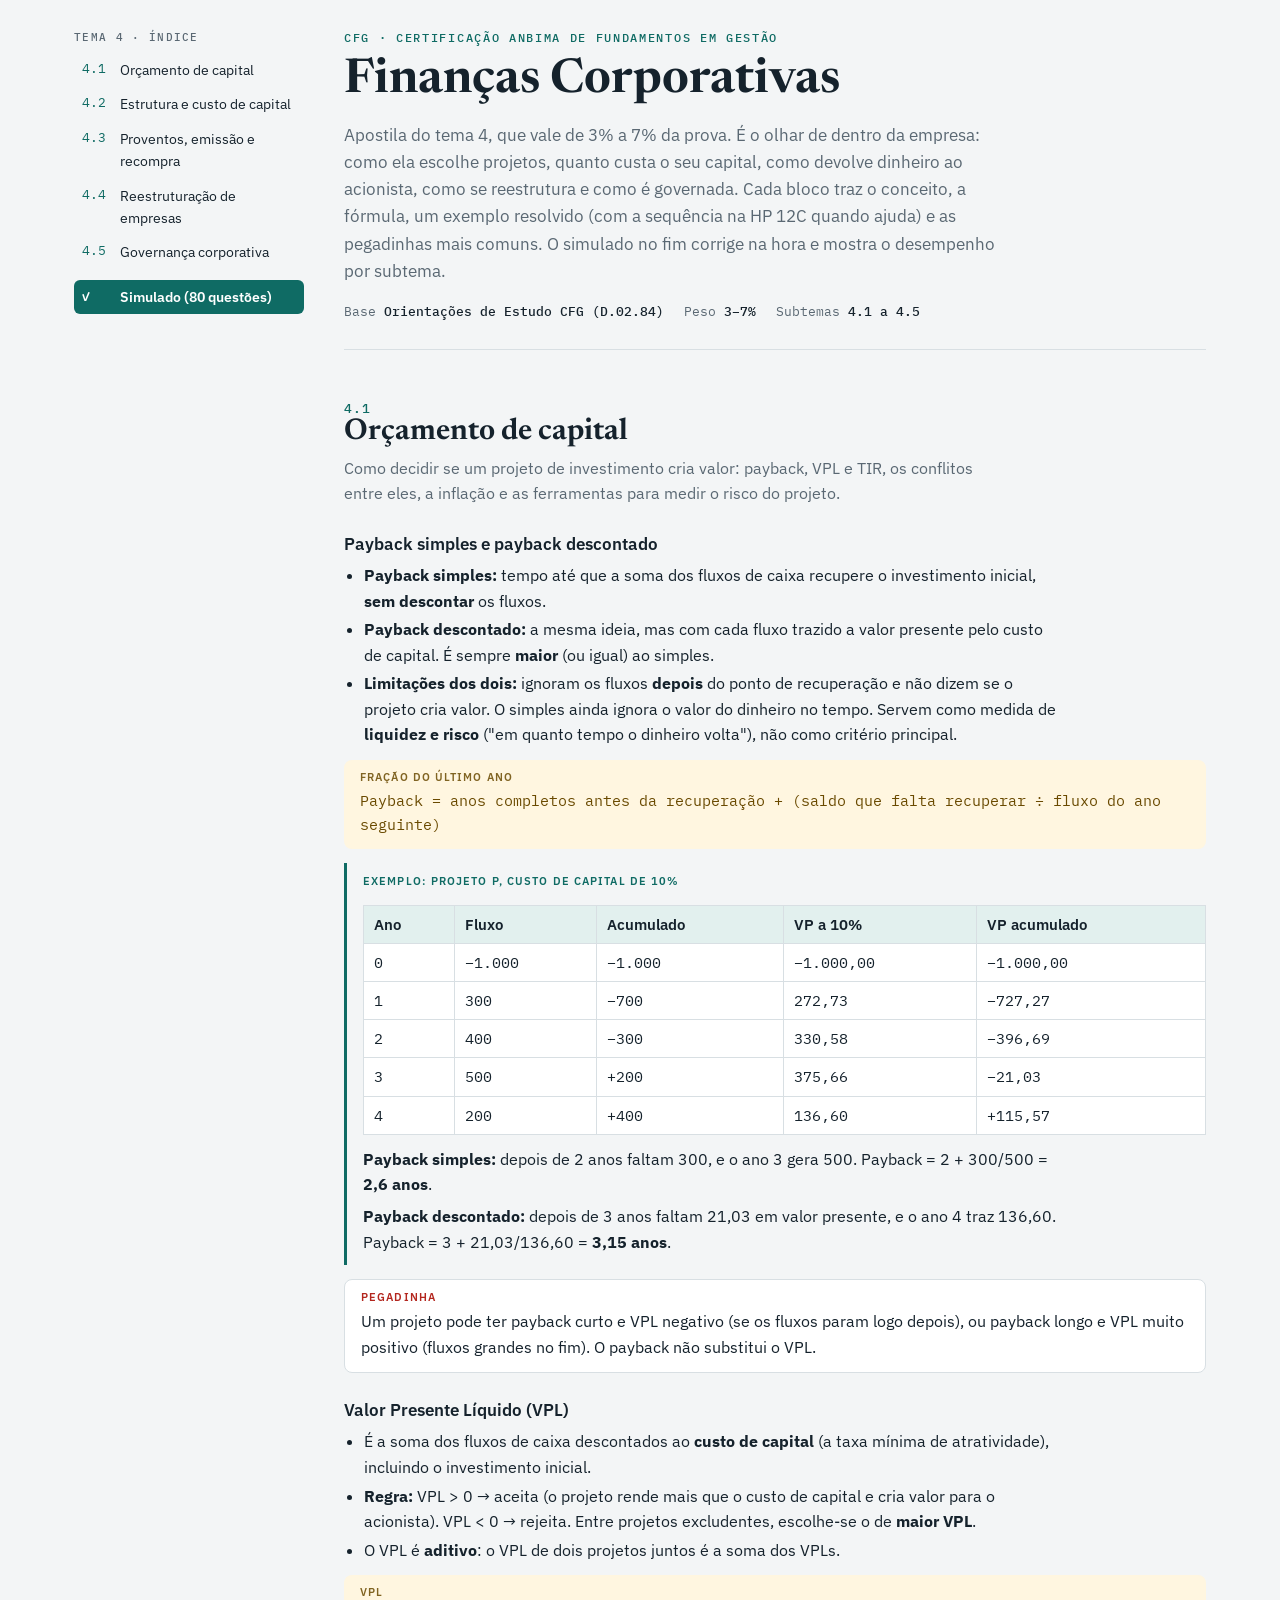
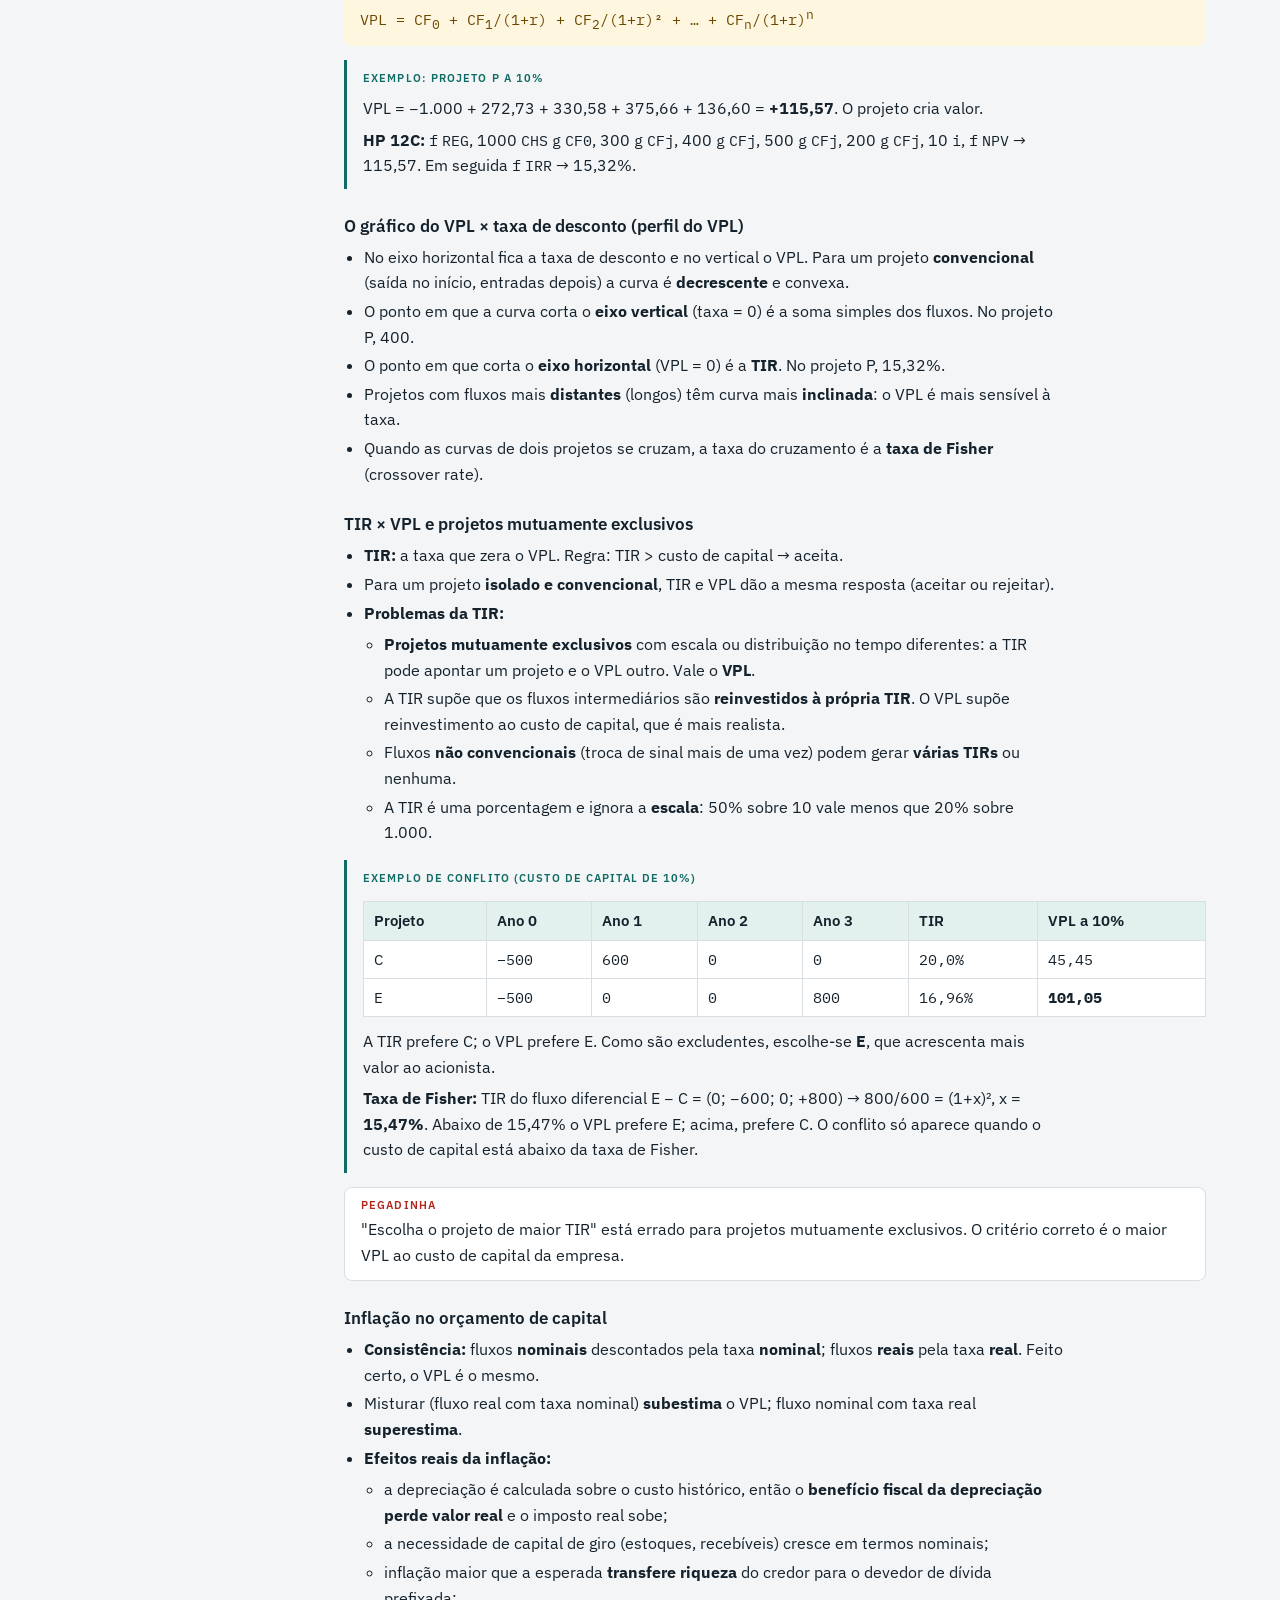
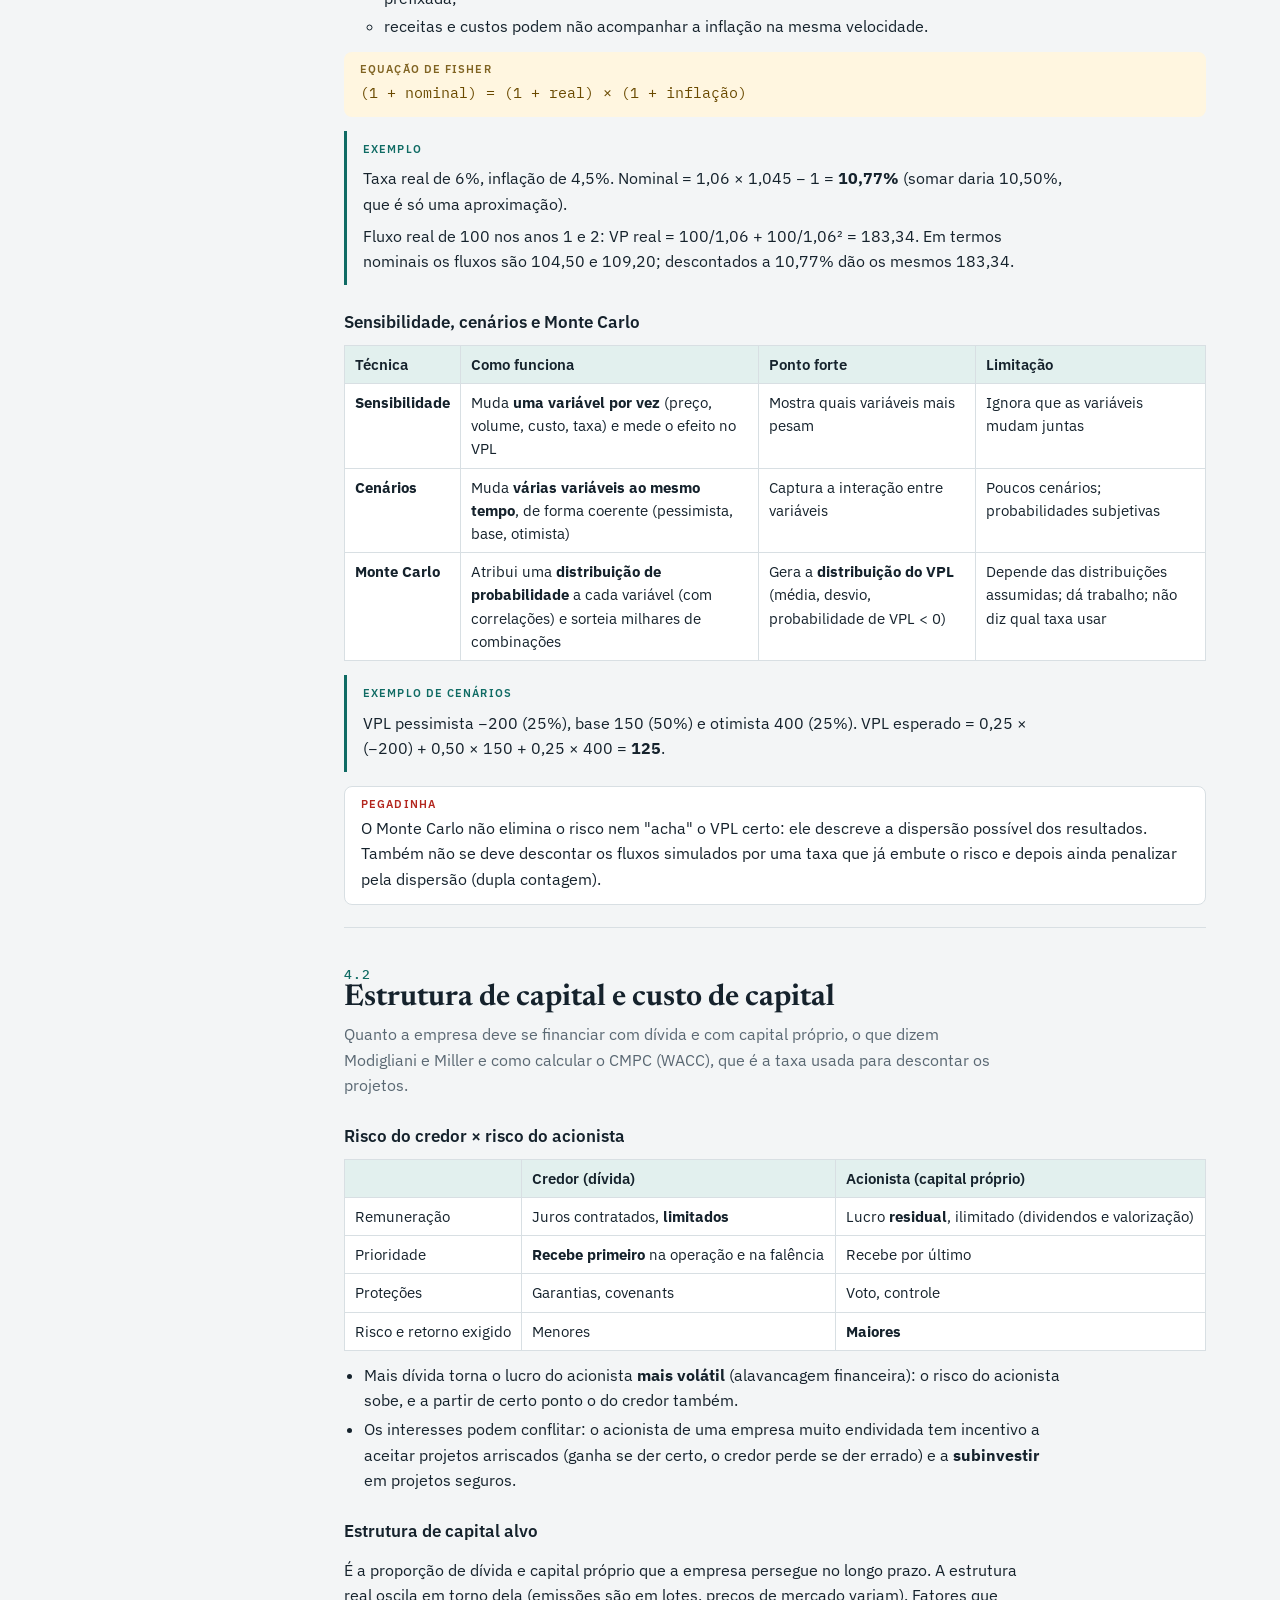
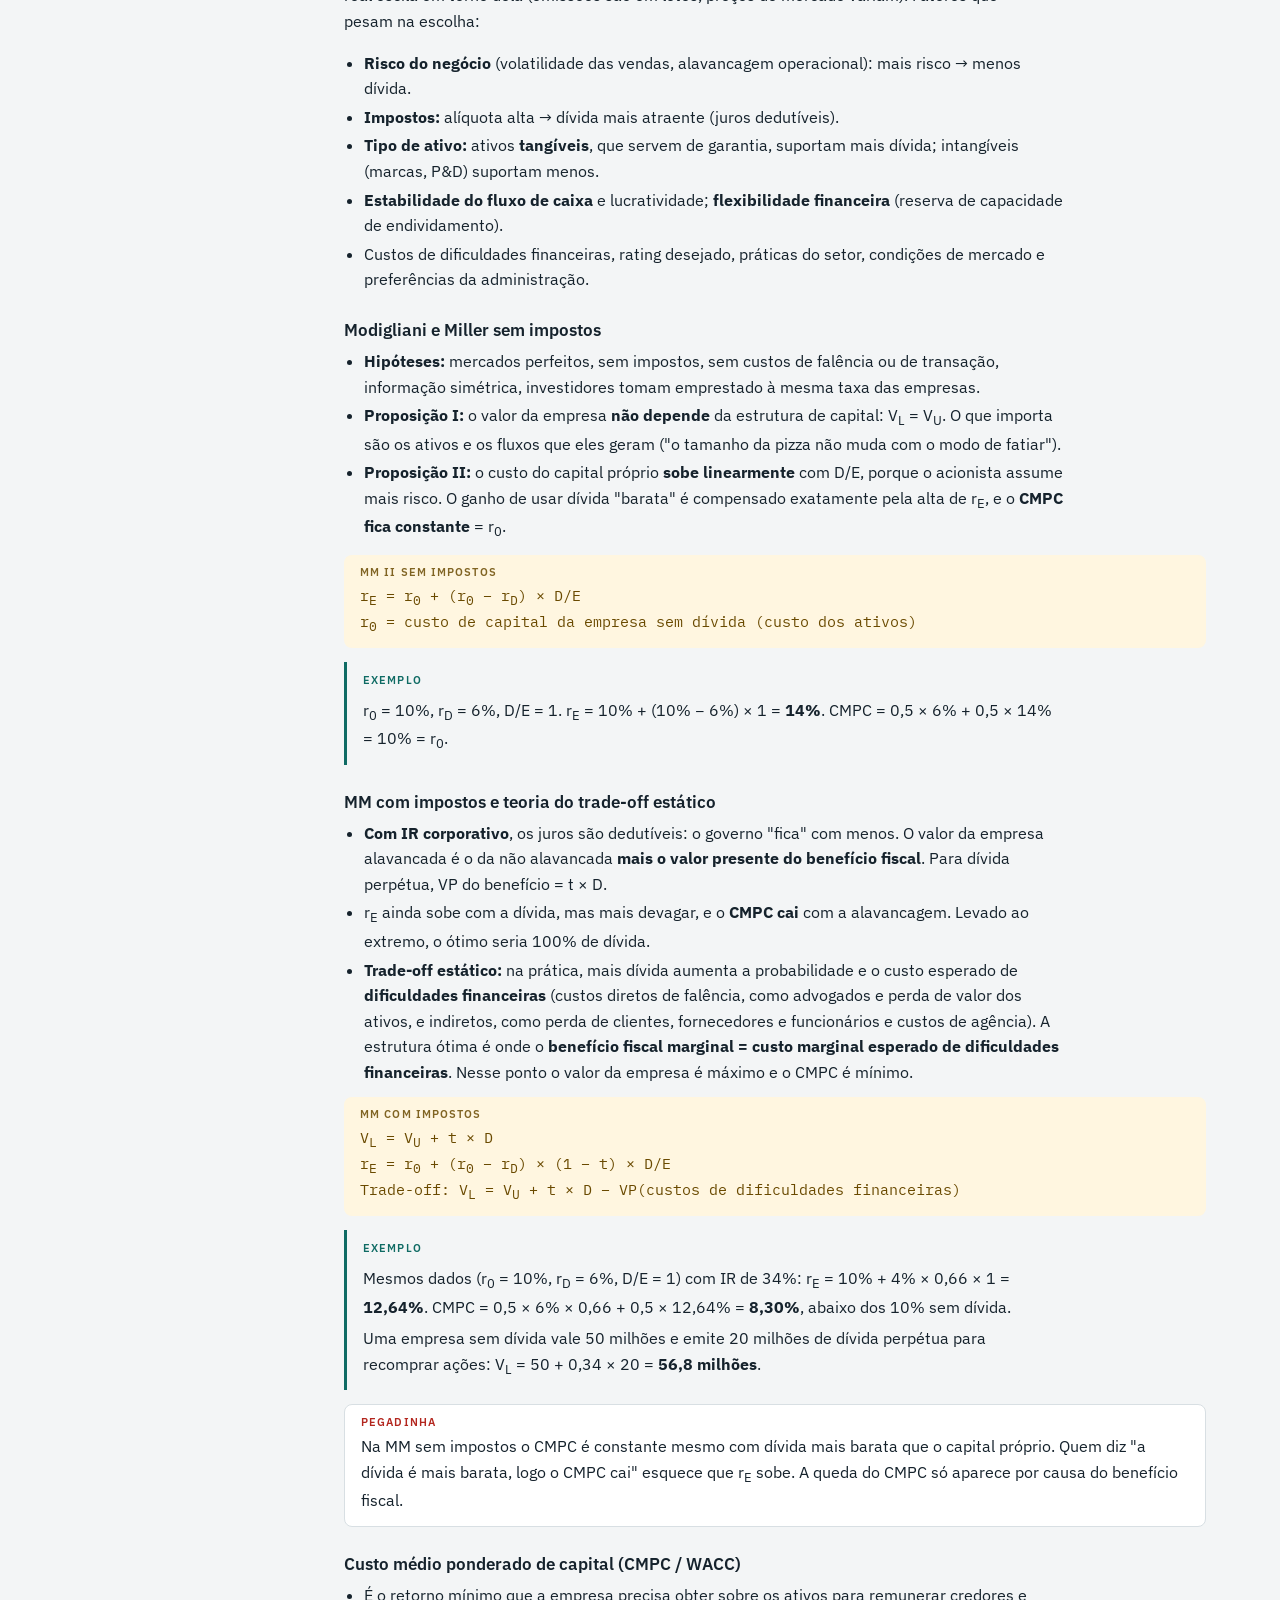
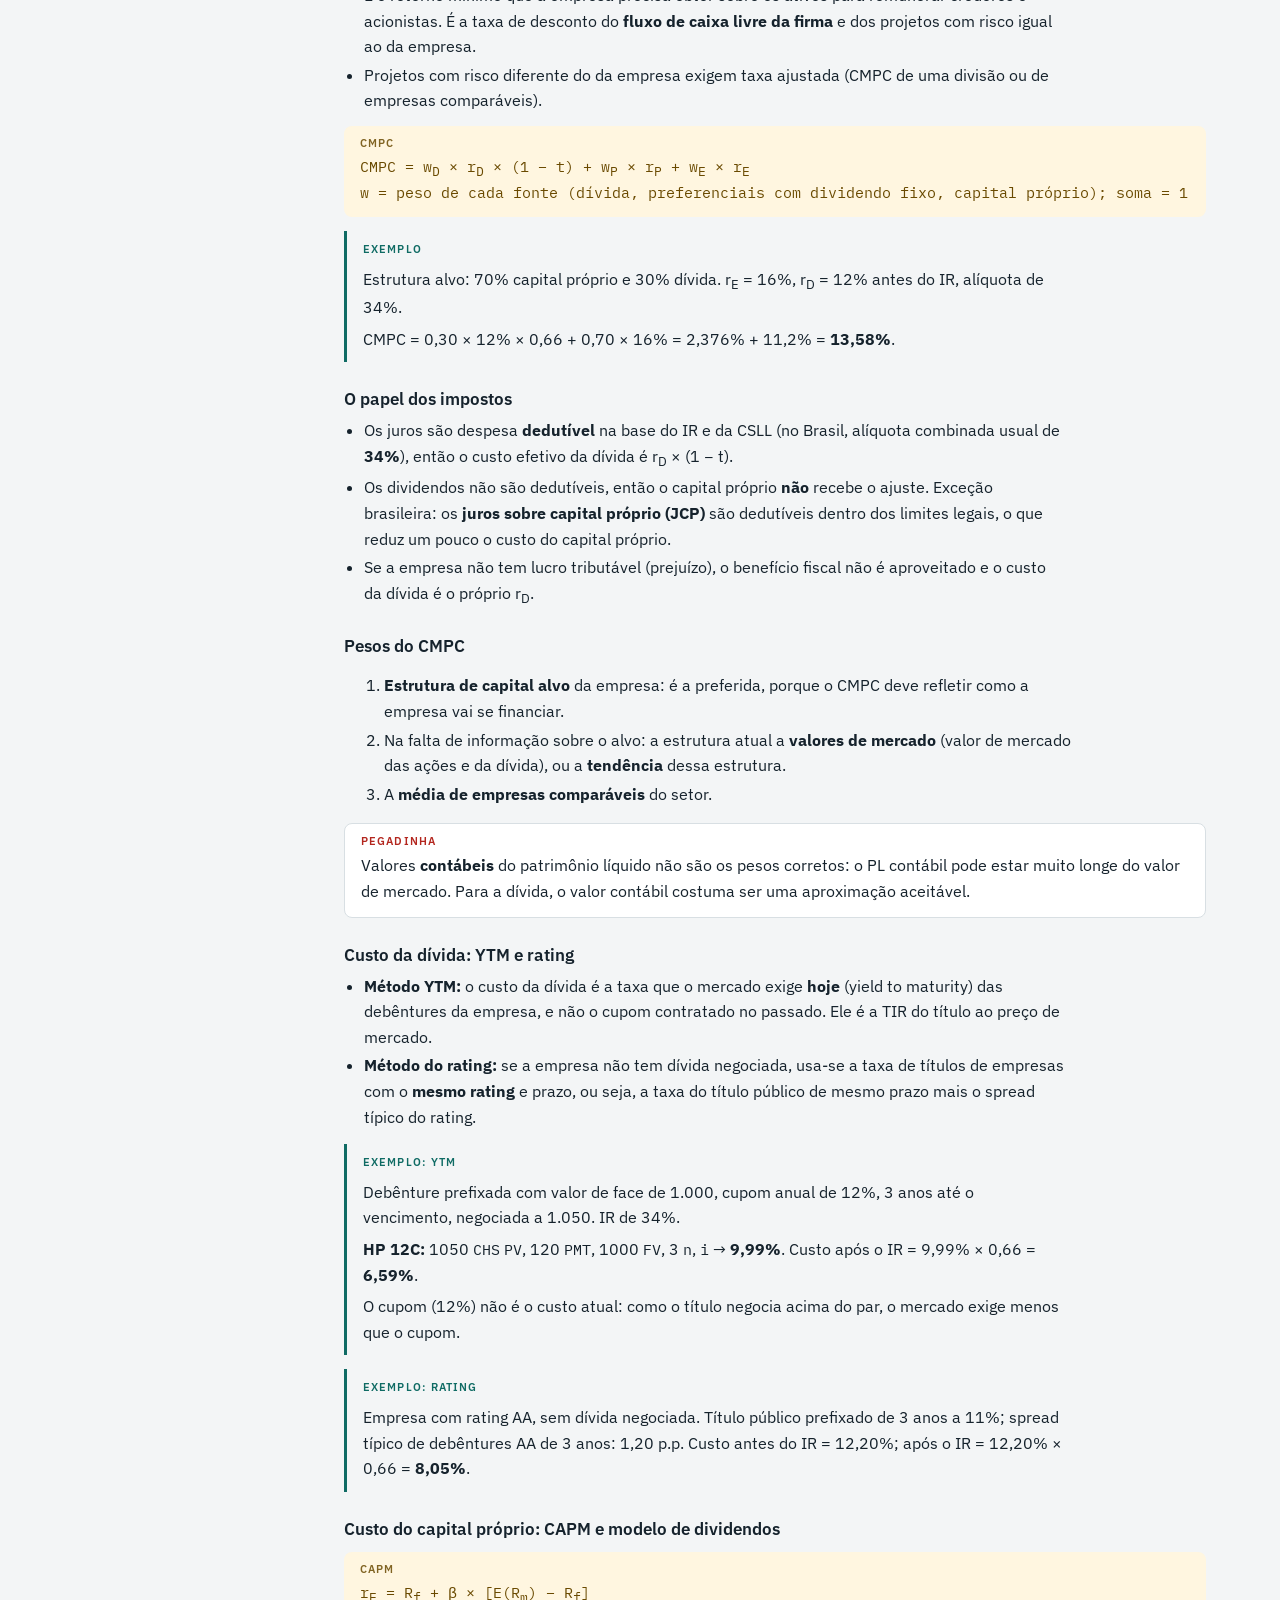
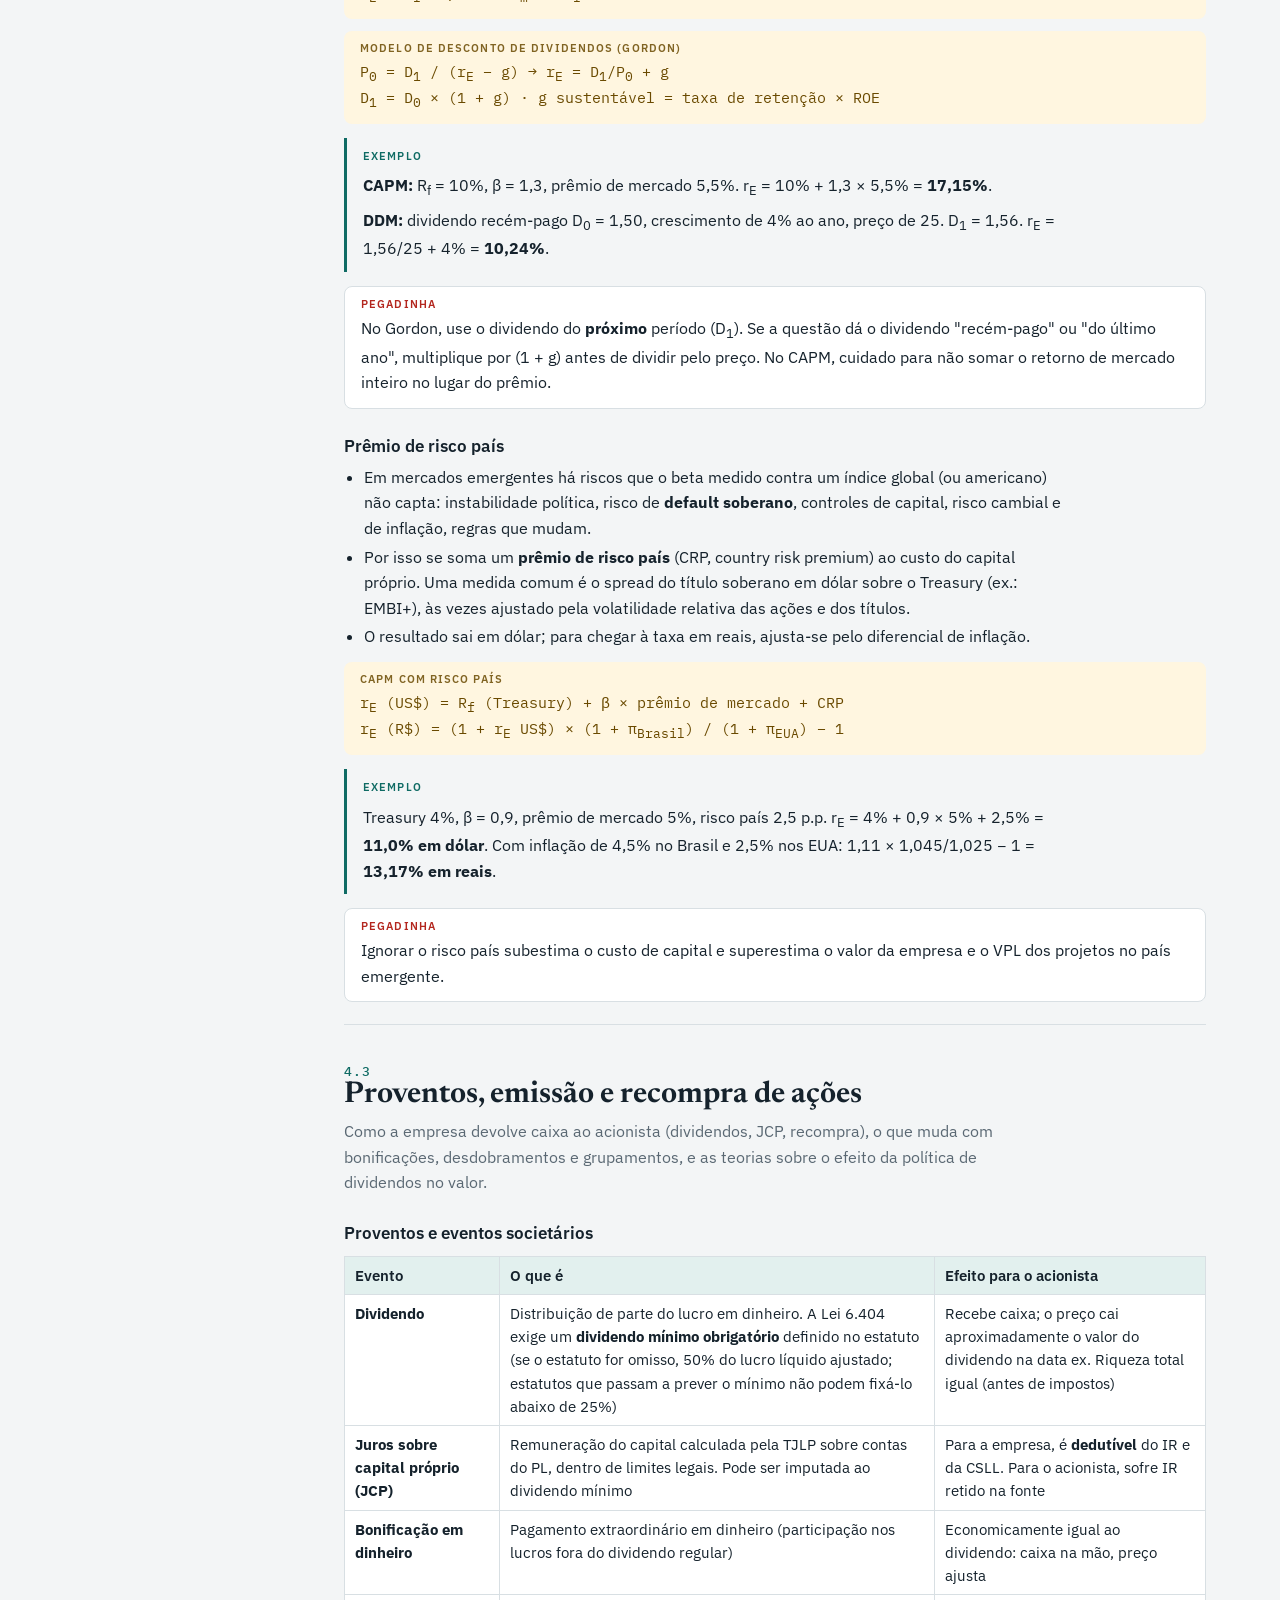
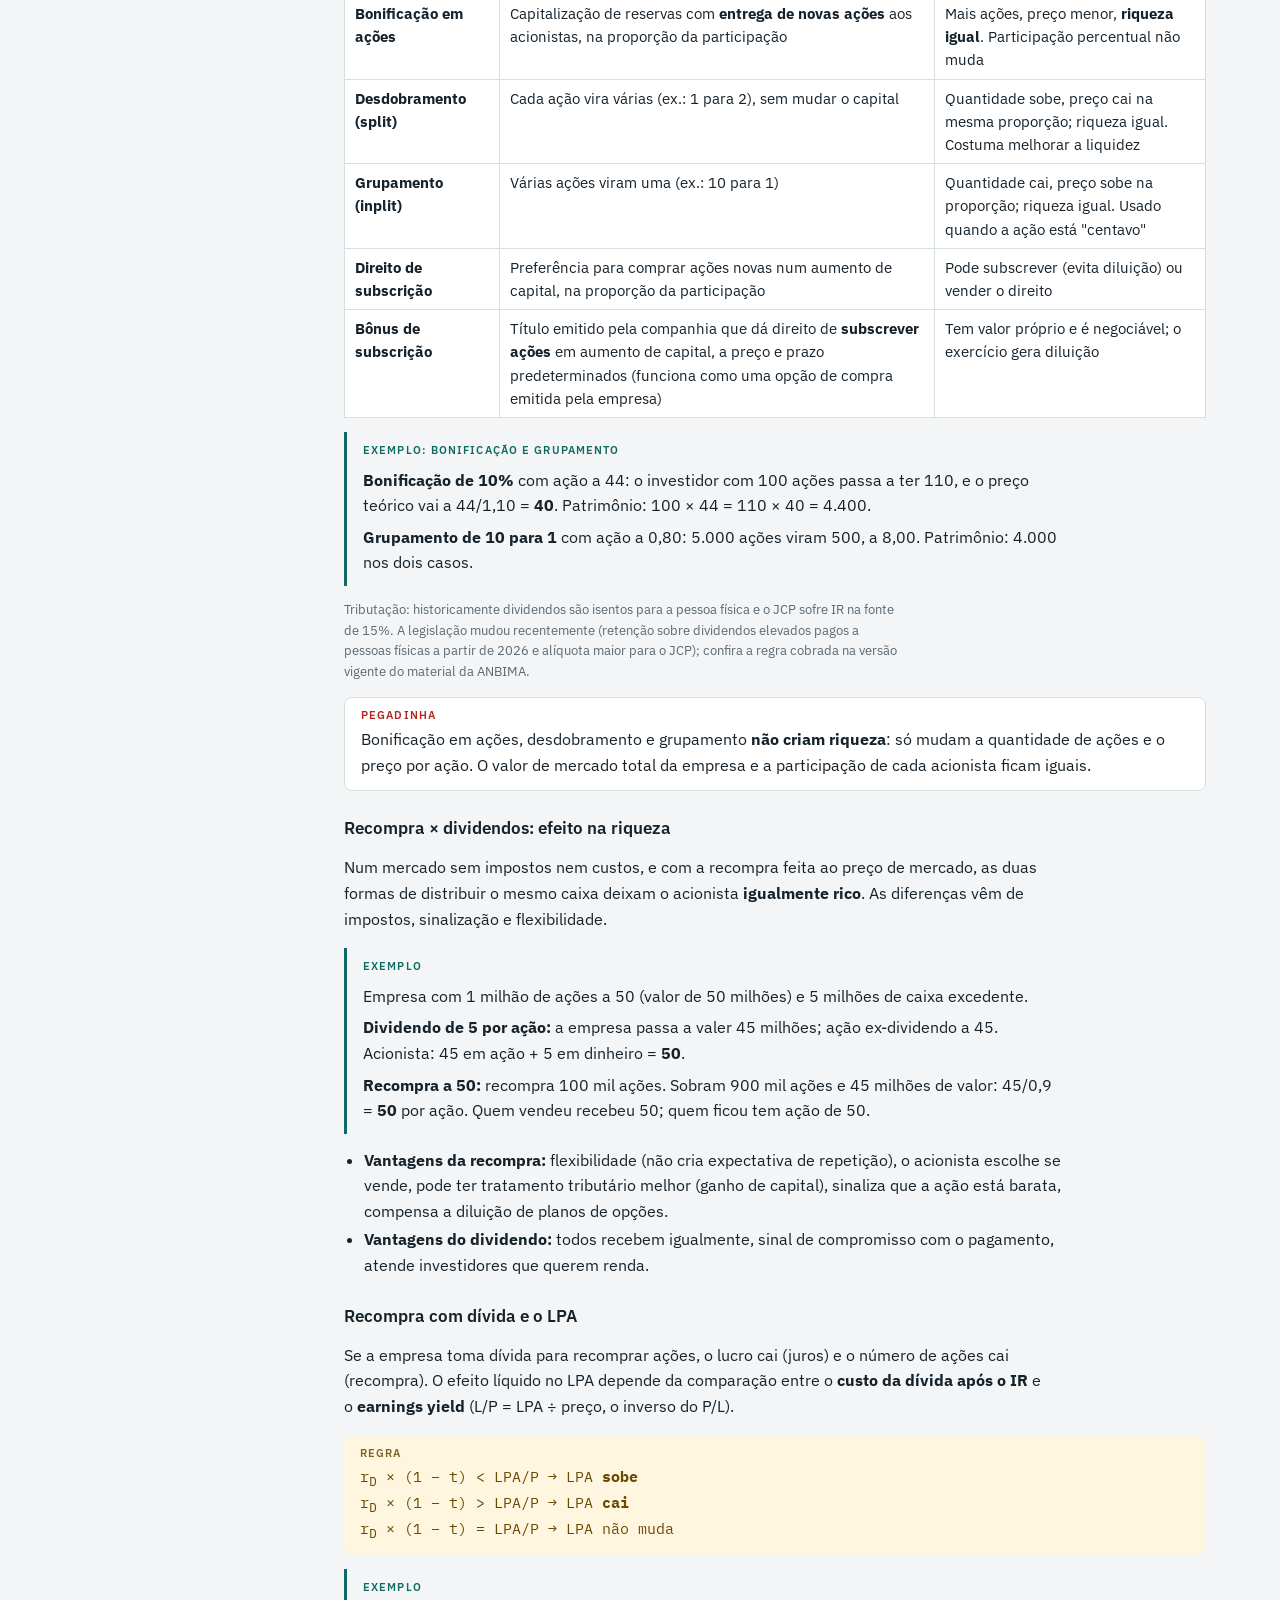
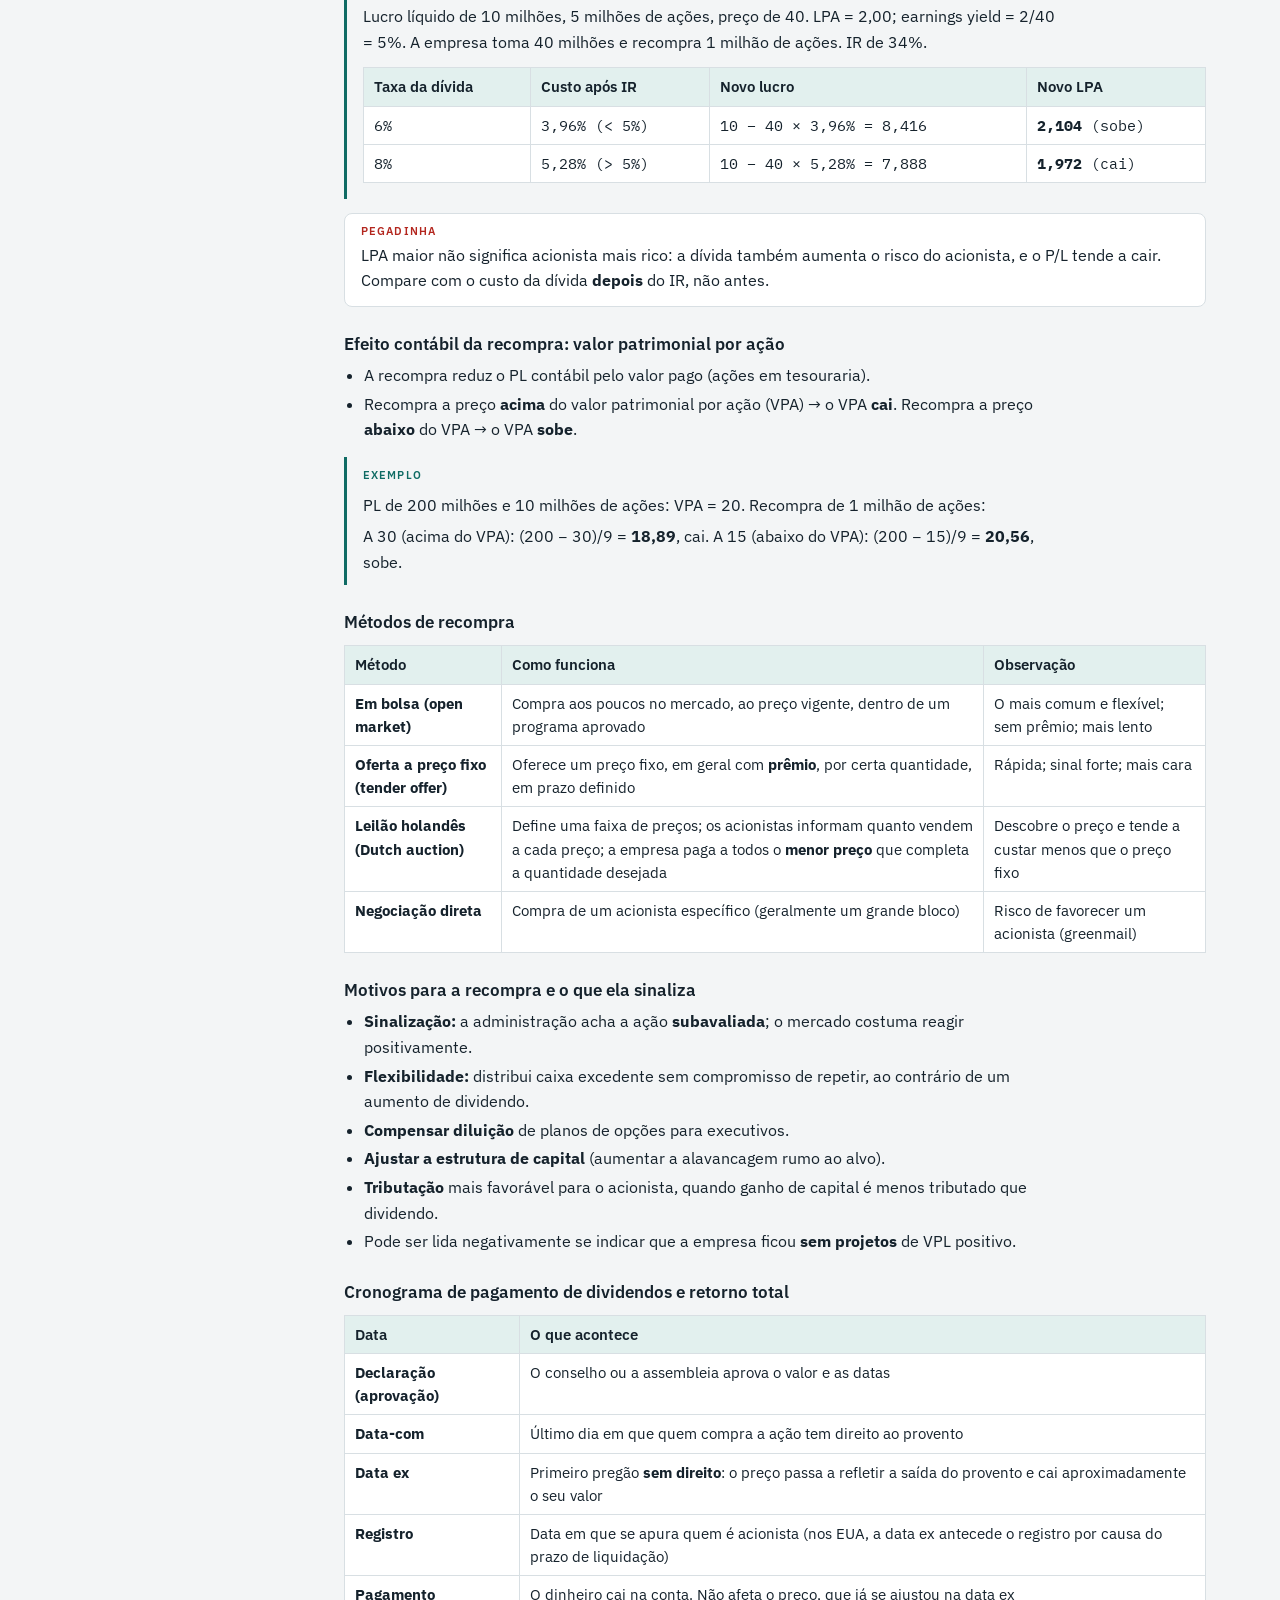
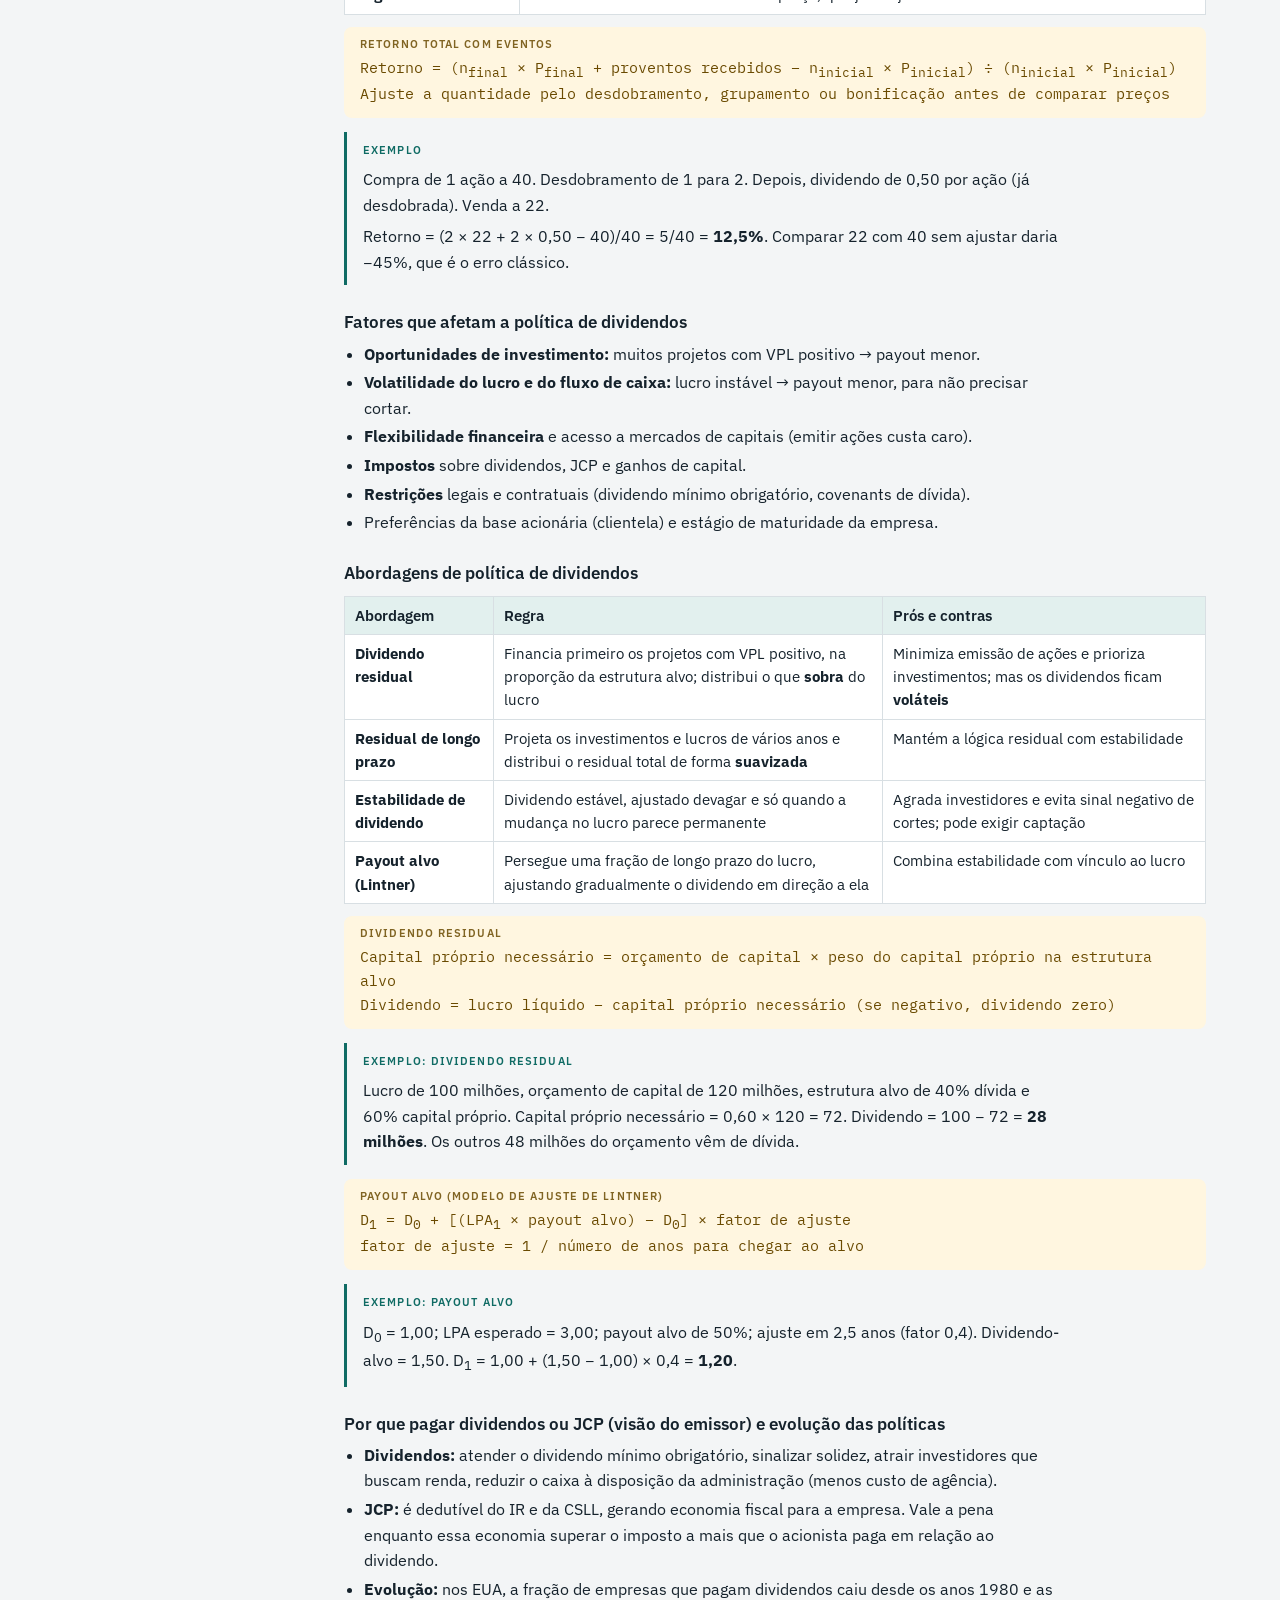
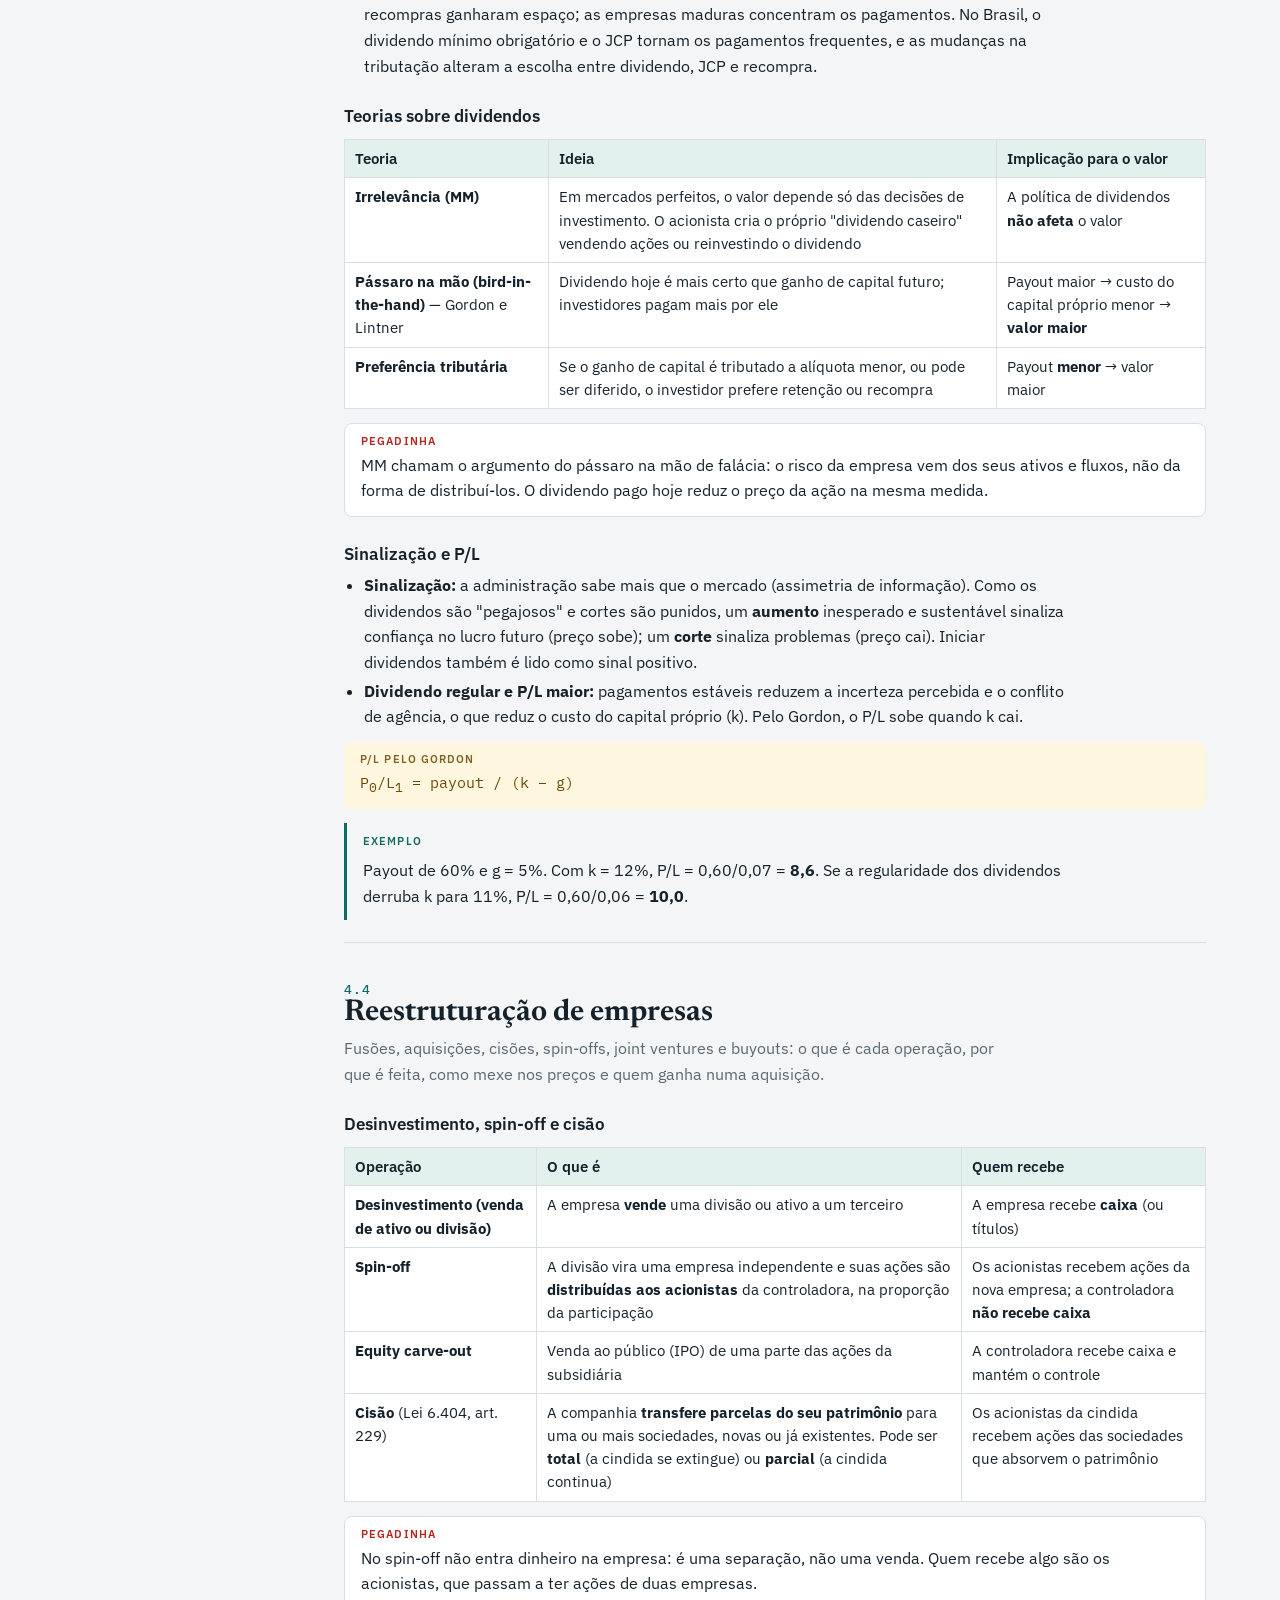
<file: apostilas/html/CFG Tema 4 - Financas Corporativas - Apostila e Simulado.html>
<!doctype html>
<html lang="pt-BR">
<head>
<meta charset="utf-8">
<meta name="viewport" content="width=device-width, initial-scale=1">
<title>CFG Tema 4 · Finanças Corporativas</title>
<link rel="preconnect" href="https://fonts.googleapis.com">
<link rel="preconnect" href="https://fonts.gstatic.com" crossorigin>
<link rel="stylesheet" href="https://fonts.googleapis.com/css2?family=Newsreader:opsz,wght@6..72,500;6..72,650&family=IBM+Plex+Sans:wght@400;500;600&family=IBM+Plex+Mono:wght@400;500&display=swap">
<style>
/* Layout: apostila em coluna de leitura com índice lateral fixo; simulado no fim como "folha de prova". */
:root{
  --bg:#f3f5f6; --paper:#ffffff; --ink:#15222c; --muted:#5a6873; --line:#d8dfe3;
  --accent:#0f6b64; --accent-soft:#e2f0ee; --formula:#fff6e0; --formula-ink:#6a4a00;
  --ok:#1d7a3e; --ok-soft:#e3f3e8; --bad:#b3261e; --bad-soft:#fbe6e4;
  --f-display:"Newsreader", Georgia, "Times New Roman", serif;
  --f-body:"IBM Plex Sans", system-ui, -apple-system, "Segoe UI", sans-serif;
  --f-mono:"IBM Plex Mono", ui-monospace, Consolas, monospace;
}
@media (prefers-color-scheme: dark){:root:not([data-theme="light"]){
  --bg:#0f171d; --paper:#16212a; --ink:#e4ebef; --muted:#97a6b0; --line:#2a3945;
  --accent:#5cc2b8; --accent-soft:#16332f; --formula:#2c2412; --formula-ink:#f0cf86;
  --ok:#6fd08f; --ok-soft:#173222; --bad:#ff8a80; --bad-soft:#3a1c1a; color-scheme:dark}}
:root[data-theme="dark"]{
  --bg:#0f171d; --paper:#16212a; --ink:#e4ebef; --muted:#97a6b0; --line:#2a3945;
  --accent:#5cc2b8; --accent-soft:#16332f; --formula:#2c2412; --formula-ink:#f0cf86;
  --ok:#6fd08f; --ok-soft:#173222; --bad:#ff8a80; --bad-soft:#3a1c1a; color-scheme:dark}
*{box-sizing:border-box}
body{background:var(--bg);color:var(--ink);font:16px/1.6 var(--f-body);margin:0}
.wrap{display:grid;grid-template-columns:230px minmax(0,1fr);gap:40px;max-width:1180px;margin:0 auto;padding-inline:24px;padding-block:32px 80px}
nav.toc{position:sticky;top:calc(env(safe-area-inset-top,0px) + 20px);align-self:start;font-size:14px}
nav.toc .k{font:500 11px/1 var(--f-mono);letter-spacing:.12em;text-transform:uppercase;color:var(--muted);margin-bottom:10px}
nav.toc a{display:grid;grid-template-columns:34px 1fr;gap:4px;padding:6px 8px;border-radius:6px;color:var(--ink);text-decoration:none}
nav.toc a:hover,nav.toc a:focus-visible{background:var(--accent-soft);outline:none}
nav.toc a span:first-child{font-family:var(--f-mono);color:var(--accent);font-size:13px}
nav.toc a.quiz{margin-top:10px;background:var(--accent);color:var(--paper);font-weight:600}
nav.toc a.quiz span:first-child{color:var(--paper)}
main{min-width:0}
header.hero{padding-bottom:28px;border-bottom:1px solid var(--line);margin-bottom:12px}
.eyebrow{font:500 12px/1 var(--f-mono);letter-spacing:.14em;text-transform:uppercase;color:var(--accent)}
h1{font:650 clamp(32px,5vw,48px)/1.08 var(--f-display);margin:12px 0 14px;text-wrap:balance}
h2{font:650 30px/1.15 var(--f-display);margin:0 0 6px;text-wrap:balance}
h3{font:600 17px/1.3 var(--f-body);margin:26px 0 8px}
.lede{max-width:66ch;color:var(--muted);font-size:17px;margin:0}
.meta{display:flex;flex-wrap:wrap;gap:8px 20px;margin-top:18px;font:13px/1.4 var(--f-mono);color:var(--muted)}
.meta b{color:var(--ink);font-weight:500}
section.topic{padding-block:40px 8px;border-bottom:1px solid var(--line)}
.num{font:500 13px/1 var(--f-mono);color:var(--accent);letter-spacing:.06em}
.why{color:var(--muted);max-width:66ch;margin:0 0 6px}
p,li{max-width:70ch}
ul{padding-left:20px;margin:6px 0}
li{margin:3px 0}
.tbl{overflow-x:auto;margin:12px 0}
table{border-collapse:collapse;width:100%;font-size:14.5px;background:var(--paper)}
th,td{border:1px solid var(--line);padding:7px 10px;text-align:left;vertical-align:top}
th{background:var(--accent-soft);font-weight:600}
td.n{font-family:var(--f-mono);font-variant-numeric:tabular-nums;white-space:nowrap}
.formula{background:var(--formula);color:var(--formula-ink);border-radius:8px;padding:12px 16px;margin:12px 0;font:15px/1.6 var(--f-mono);overflow-x:auto}
.formula .lbl{display:block;font:600 11px/1 var(--f-body);letter-spacing:.1em;text-transform:uppercase;margin-bottom:6px;opacity:.85}
.ex{border-left:3px solid var(--accent);padding:4px 0 4px 16px;margin:14px 0}
.ex .lbl{font:600 11px/1 var(--f-body);letter-spacing:.1em;text-transform:uppercase;color:var(--accent)}
.ex p{margin:6px 0}
.pegadinha{background:var(--paper);border:1px solid var(--line);border-radius:8px;padding:12px 16px;margin:14px 0}
.pegadinha b:first-child{font:600 11px/1 var(--f-body);letter-spacing:.1em;text-transform:uppercase;color:var(--bad);display:block;margin-bottom:6px}
code{font-family:var(--f-mono);font-size:.92em}
/* Simulado */
#simulado{padding-top:44px}
.qbar{display:flex;flex-wrap:wrap;gap:10px;align-items:center;margin:14px 0 20px}
.qbar label{font-size:14px;color:var(--muted)}
select,button{font:inherit}
select{padding:8px 10px;border:1px solid var(--line);border-radius:6px;background:var(--paper);color:var(--ink)}
button{cursor:pointer;border-radius:6px;padding:9px 16px;border:1px solid var(--accent);background:var(--accent);color:var(--paper);font-weight:600}
button.ghost{background:transparent;color:var(--accent)}
button:focus-visible,select:focus-visible,.opt:focus-visible{outline:3px solid var(--accent);outline-offset:2px}
button:disabled{opacity:.45;cursor:default}
.card{background:var(--paper);border:1px solid var(--line);border-radius:10px;padding:22px}
.qhead{display:flex;justify-content:space-between;gap:12px;flex-wrap:wrap;font:13px/1.4 var(--f-mono);color:var(--muted)}
.progress{height:4px;background:var(--line);border-radius:4px;margin:10px 0 18px;overflow:hidden}
.progress i{display:block;height:100%;background:var(--accent);width:0;transition:width .25s}
.qtext{font:600 18px/1.45 var(--f-body);margin:0 0 16px}
.opts{display:grid;gap:8px}
.opt{display:grid;grid-template-columns:28px 1fr;gap:8px;text-align:left;padding:11px 14px;border:1px solid var(--line);border-radius:8px;background:var(--bg);color:var(--ink);font-weight:400}
.opt:hover:not(:disabled){border-color:var(--accent)}
.opt .l{font-family:var(--f-mono);color:var(--muted)}
.opt.ok{background:var(--ok-soft);border-color:var(--ok)}
.opt.bad{background:var(--bad-soft);border-color:var(--bad)}
.opt:disabled{cursor:default;opacity:1}
.fb{margin-top:16px;padding:12px 16px;border-radius:8px;background:var(--accent-soft)}
.fb strong.ok{color:var(--ok)} .fb strong.bad{color:var(--bad)}
.nav2{display:flex;justify-content:space-between;gap:10px;margin-top:18px;flex-wrap:wrap}
.score{font:650 44px/1 var(--f-display)}
.bars{display:grid;gap:8px;margin:18px 0}
.bar{display:grid;grid-template-columns:minmax(0,210px) 1fr 70px;gap:10px;align-items:center;font-size:14px}
.bar .t{height:10px;background:var(--line);border-radius:5px;overflow:hidden}
.bar .t i{display:block;height:100%;background:var(--accent)}
.bar .v{font-family:var(--f-mono);font-variant-numeric:tabular-nums;text-align:right}
.hint{font-size:13px;color:var(--muted)}
@media (max-width:860px){
  .wrap{grid-template-columns:1fr;gap:12px;padding-inline:16px}
  nav.toc{position:static;display:flex;flex-wrap:wrap;gap:4px}
  nav.toc .k{width:100%}
  nav.toc a{grid-template-columns:auto 1fr;padding:5px 8px;border:1px solid var(--line)}
  .bar{grid-template-columns:1fr 60px}
  .bar .t{grid-column:1/-1;order:3}
}
@media (prefers-reduced-motion:reduce){.progress i{transition:none}}

@media print{
  body{background:#fff;color:#000;font-size:11pt}
  .wrap{display:block;max-width:none;padding:0}
  nav.toc{display:none}
  section.topic{break-inside:auto;padding-block:18px 4px}
  h2,h3{break-after:avoid}
  table,.formula,.ex,.pegadinha{break-inside:avoid}
  .formula{background:#f6f1e2;color:#000}
  th{background:#e8eef0}
}
</style>
</head>
<body>
<div class="wrap">
<nav class="toc" aria-label="Índice">
  <div class="k">Tema 4 · índice</div>
  <a href="#t41"><span>4.1</span><span>Orçamento de capital</span></a>
  <a href="#t42"><span>4.2</span><span>Estrutura e custo de capital</span></a>
  <a href="#t43"><span>4.3</span><span>Proventos, emissão e recompra</span></a>
  <a href="#t44"><span>4.4</span><span>Reestruturação de empresas</span></a>
  <a href="#t45"><span>4.5</span><span>Governança corporativa</span></a>
  <a href="#simulado" class="quiz"><span>✓</span><span>Simulado (80 questões)</span></a>
</nav>

<main>
<header class="hero">
  <div class="eyebrow">CFG · Certificação ANBIMA de Fundamentos em Gestão</div>
  <h1>Finanças Corporativas</h1>
  <p class="lede">Apostila do tema 4, que vale de 3% a 7% da prova. É o olhar de dentro da empresa: como ela escolhe projetos, quanto custa o seu capital, como devolve dinheiro ao acionista, como se reestrutura e como é governada. Cada bloco traz o conceito, a fórmula, um exemplo resolvido (com a sequência na HP 12C quando ajuda) e as pegadinhas mais comuns. O simulado no fim corrige na hora e mostra o desempenho por subtema.</p>
  <div class="meta"><span>Base <b>Orientações de Estudo CFG (D.02.84)</b></span><span>Peso <b>3–7%</b></span><span>Subtemas <b>4.1 a 4.5</b></span></div>
</header>

<!-- 4.1 -->
<section class="topic" id="t41">
  <div class="num">4.1</div>
  <h2>Orçamento de capital</h2>
  <p class="why">Como decidir se um projeto de investimento cria valor: payback, VPL e TIR, os conflitos entre eles, a inflação e as ferramentas para medir o risco do projeto.</p>

  <h3>Payback simples e payback descontado</h3>
  <ul>
    <li><b>Payback simples:</b> tempo até que a soma dos fluxos de caixa recupere o investimento inicial, <b>sem descontar</b> os fluxos.</li>
    <li><b>Payback descontado:</b> a mesma ideia, mas com cada fluxo trazido a valor presente pelo custo de capital. É sempre <b>maior</b> (ou igual) ao simples.</li>
    <li><b>Limitações dos dois:</b> ignoram os fluxos <b>depois</b> do ponto de recuperação e não dizem se o projeto cria valor. O simples ainda ignora o valor do dinheiro no tempo. Servem como medida de <b>liquidez e risco</b> ("em quanto tempo o dinheiro volta"), não como critério principal.</li>
  </ul>
  <div class="formula"><span class="lbl">Fração do último ano</span>Payback = anos completos antes da recuperação + (saldo que falta recuperar ÷ fluxo do ano seguinte)</div>
  <div class="ex"><span class="lbl">Exemplo: projeto P, custo de capital de 10%</span>
    <div class="tbl"><table>
      <tr><th>Ano</th><th>Fluxo</th><th>Acumulado</th><th>VP a 10%</th><th>VP acumulado</th></tr>
      <tr><td class="n">0</td><td class="n">−1.000</td><td class="n">−1.000</td><td class="n">−1.000,00</td><td class="n">−1.000,00</td></tr>
      <tr><td class="n">1</td><td class="n">300</td><td class="n">−700</td><td class="n">272,73</td><td class="n">−727,27</td></tr>
      <tr><td class="n">2</td><td class="n">400</td><td class="n">−300</td><td class="n">330,58</td><td class="n">−396,69</td></tr>
      <tr><td class="n">3</td><td class="n">500</td><td class="n">+200</td><td class="n">375,66</td><td class="n">−21,03</td></tr>
      <tr><td class="n">4</td><td class="n">200</td><td class="n">+400</td><td class="n">136,60</td><td class="n">+115,57</td></tr>
    </table></div>
    <p><b>Payback simples:</b> depois de 2 anos faltam 300, e o ano 3 gera 500. Payback = 2 + 300/500 = <b>2,6 anos</b>.</p>
    <p><b>Payback descontado:</b> depois de 3 anos faltam 21,03 em valor presente, e o ano 4 traz 136,60. Payback = 3 + 21,03/136,60 = <b>3,15 anos</b>.</p>
  </div>
  <div class="pegadinha"><b>Pegadinha</b>Um projeto pode ter payback curto e VPL negativo (se os fluxos param logo depois), ou payback longo e VPL muito positivo (fluxos grandes no fim). O payback não substitui o VPL.</div>

  <h3>Valor Presente Líquido (VPL)</h3>
  <ul>
    <li>É a soma dos fluxos de caixa descontados ao <b>custo de capital</b> (a taxa mínima de atratividade), incluindo o investimento inicial.</li>
    <li><b>Regra:</b> VPL &gt; 0 → aceita (o projeto rende mais que o custo de capital e cria valor para o acionista). VPL &lt; 0 → rejeita. Entre projetos excludentes, escolhe-se o de <b>maior VPL</b>.</li>
    <li>O VPL é <b>aditivo</b>: o VPL de dois projetos juntos é a soma dos VPLs.</li>
  </ul>
  <div class="formula"><span class="lbl">VPL</span>VPL = CF<sub>0</sub> + CF<sub>1</sub>/(1+r) + CF<sub>2</sub>/(1+r)² + … + CF<sub>n</sub>/(1+r)<sup>n</sup></div>
  <div class="ex"><span class="lbl">Exemplo: projeto P a 10%</span>
    <p>VPL = −1.000 + 272,73 + 330,58 + 375,66 + 136,60 = <b>+115,57</b>. O projeto cria valor.</p>
    <p><b>HP 12C:</b> <code>f</code> <code>REG</code>, 1000 <code>CHS</code> <code>g</code> <code>CF0</code>, 300 <code>g</code> <code>CFj</code>, 400 <code>g</code> <code>CFj</code>, 500 <code>g</code> <code>CFj</code>, 200 <code>g</code> <code>CFj</code>, 10 <code>i</code>, <code>f</code> <code>NPV</code> → 115,57. Em seguida <code>f</code> <code>IRR</code> → 15,32%.</p>
  </div>

  <h3>O gráfico do VPL × taxa de desconto (perfil do VPL)</h3>
  <ul>
    <li>No eixo horizontal fica a taxa de desconto e no vertical o VPL. Para um projeto <b>convencional</b> (saída no início, entradas depois) a curva é <b>decrescente</b> e convexa.</li>
    <li>O ponto em que a curva corta o <b>eixo vertical</b> (taxa = 0) é a soma simples dos fluxos. No projeto P, 400.</li>
    <li>O ponto em que corta o <b>eixo horizontal</b> (VPL = 0) é a <b>TIR</b>. No projeto P, 15,32%.</li>
    <li>Projetos com fluxos mais <b>distantes</b> (longos) têm curva mais <b>inclinada</b>: o VPL é mais sensível à taxa.</li>
    <li>Quando as curvas de dois projetos se cruzam, a taxa do cruzamento é a <b>taxa de Fisher</b> (crossover rate).</li>
  </ul>

  <h3>TIR × VPL e projetos mutuamente exclusivos</h3>
  <ul>
    <li><b>TIR:</b> a taxa que zera o VPL. Regra: TIR &gt; custo de capital → aceita.</li>
    <li>Para um projeto <b>isolado e convencional</b>, TIR e VPL dão a mesma resposta (aceitar ou rejeitar).</li>
    <li><b>Problemas da TIR:</b>
      <ul>
        <li><b>Projetos mutuamente exclusivos</b> com escala ou distribuição no tempo diferentes: a TIR pode apontar um projeto e o VPL outro. Vale o <b>VPL</b>.</li>
        <li>A TIR supõe que os fluxos intermediários são <b>reinvestidos à própria TIR</b>. O VPL supõe reinvestimento ao custo de capital, que é mais realista.</li>
        <li>Fluxos <b>não convencionais</b> (troca de sinal mais de uma vez) podem gerar <b>várias TIRs</b> ou nenhuma.</li>
        <li>A TIR é uma porcentagem e ignora a <b>escala</b>: 50% sobre 10 vale menos que 20% sobre 1.000.</li>
      </ul></li>
  </ul>
  <div class="ex"><span class="lbl">Exemplo de conflito (custo de capital de 10%)</span>
    <div class="tbl"><table>
      <tr><th>Projeto</th><th>Ano 0</th><th>Ano 1</th><th>Ano 2</th><th>Ano 3</th><th>TIR</th><th>VPL a 10%</th></tr>
      <tr><td>C</td><td class="n">−500</td><td class="n">600</td><td class="n">0</td><td class="n">0</td><td class="n">20,0%</td><td class="n">45,45</td></tr>
      <tr><td>E</td><td class="n">−500</td><td class="n">0</td><td class="n">0</td><td class="n">800</td><td class="n">16,96%</td><td class="n"><b>101,05</b></td></tr>
    </table></div>
    <p>A TIR prefere C; o VPL prefere E. Como são excludentes, escolhe-se <b>E</b>, que acrescenta mais valor ao acionista.</p>
    <p><b>Taxa de Fisher:</b> TIR do fluxo diferencial E − C = (0; −600; 0; +800) → 800/600 = (1+x)², x = <b>15,47%</b>. Abaixo de 15,47% o VPL prefere E; acima, prefere C. O conflito só aparece quando o custo de capital está abaixo da taxa de Fisher.</p>
  </div>
  <div class="pegadinha"><b>Pegadinha</b>"Escolha o projeto de maior TIR" está errado para projetos mutuamente exclusivos. O critério correto é o maior VPL ao custo de capital da empresa.</div>

  <h3>Inflação no orçamento de capital</h3>
  <ul>
    <li><b>Consistência:</b> fluxos <b>nominais</b> descontados pela taxa <b>nominal</b>; fluxos <b>reais</b> pela taxa <b>real</b>. Feito certo, o VPL é o mesmo.</li>
    <li>Misturar (fluxo real com taxa nominal) <b>subestima</b> o VPL; fluxo nominal com taxa real <b>superestima</b>.</li>
    <li><b>Efeitos reais da inflação:</b>
      <ul>
        <li>a depreciação é calculada sobre o custo histórico, então o <b>benefício fiscal da depreciação perde valor real</b> e o imposto real sobe;</li>
        <li>a necessidade de capital de giro (estoques, recebíveis) cresce em termos nominais;</li>
        <li>inflação maior que a esperada <b>transfere riqueza</b> do credor para o devedor de dívida prefixada;</li>
        <li>receitas e custos podem não acompanhar a inflação na mesma velocidade.</li>
      </ul></li>
  </ul>
  <div class="formula"><span class="lbl">Equação de Fisher</span>(1 + nominal) = (1 + real) × (1 + inflação)</div>
  <div class="ex"><span class="lbl">Exemplo</span>
    <p>Taxa real de 6%, inflação de 4,5%. Nominal = 1,06 × 1,045 − 1 = <b>10,77%</b> (somar daria 10,50%, que é só uma aproximação).</p>
    <p>Fluxo real de 100 nos anos 1 e 2: VP real = 100/1,06 + 100/1,06² = 183,34. Em termos nominais os fluxos são 104,50 e 109,20; descontados a 10,77% dão os mesmos 183,34.</p>
  </div>

  <h3>Sensibilidade, cenários e Monte Carlo</h3>
  <div class="tbl"><table>
    <tr><th>Técnica</th><th>Como funciona</th><th>Ponto forte</th><th>Limitação</th></tr>
    <tr><td><b>Sensibilidade</b></td><td>Muda <b>uma variável por vez</b> (preço, volume, custo, taxa) e mede o efeito no VPL</td><td>Mostra quais variáveis mais pesam</td><td>Ignora que as variáveis mudam juntas</td></tr>
    <tr><td><b>Cenários</b></td><td>Muda <b>várias variáveis ao mesmo tempo</b>, de forma coerente (pessimista, base, otimista)</td><td>Captura a interação entre variáveis</td><td>Poucos cenários; probabilidades subjetivas</td></tr>
    <tr><td><b>Monte Carlo</b></td><td>Atribui uma <b>distribuição de probabilidade</b> a cada variável (com correlações) e sorteia milhares de combinações</td><td>Gera a <b>distribuição do VPL</b> (média, desvio, probabilidade de VPL &lt; 0)</td><td>Depende das distribuições assumidas; dá trabalho; não diz qual taxa usar</td></tr>
  </table></div>
  <div class="ex"><span class="lbl">Exemplo de cenários</span>
    <p>VPL pessimista −200 (25%), base 150 (50%) e otimista 400 (25%). VPL esperado = 0,25 × (−200) + 0,50 × 150 + 0,25 × 400 = <b>125</b>.</p>
  </div>
  <div class="pegadinha"><b>Pegadinha</b>O Monte Carlo não elimina o risco nem "acha" o VPL certo: ele descreve a dispersão possível dos resultados. Também não se deve descontar os fluxos simulados por uma taxa que já embute o risco e depois ainda penalizar pela dispersão (dupla contagem).</div>
</section>

<!-- 4.2 -->
<section class="topic" id="t42">
  <div class="num">4.2</div>
  <h2>Estrutura de capital e custo de capital</h2>
  <p class="why">Quanto a empresa deve se financiar com dívida e com capital próprio, o que dizem Modigliani e Miller e como calcular o CMPC (WACC), que é a taxa usada para descontar os projetos.</p>

  <h3>Risco do credor × risco do acionista</h3>
  <div class="tbl"><table>
    <tr><th></th><th>Credor (dívida)</th><th>Acionista (capital próprio)</th></tr>
    <tr><td>Remuneração</td><td>Juros contratados, <b>limitados</b></td><td>Lucro <b>residual</b>, ilimitado (dividendos e valorização)</td></tr>
    <tr><td>Prioridade</td><td><b>Recebe primeiro</b> na operação e na falência</td><td>Recebe por último</td></tr>
    <tr><td>Proteções</td><td>Garantias, covenants</td><td>Voto, controle</td></tr>
    <tr><td>Risco e retorno exigido</td><td>Menores</td><td><b>Maiores</b></td></tr>
  </table></div>
  <ul>
    <li>Mais dívida torna o lucro do acionista <b>mais volátil</b> (alavancagem financeira): o risco do acionista sobe, e a partir de certo ponto o do credor também.</li>
    <li>Os interesses podem conflitar: o acionista de uma empresa muito endividada tem incentivo a aceitar projetos arriscados (ganha se der certo, o credor perde se der errado) e a <b>subinvestir</b> em projetos seguros.</li>
  </ul>

  <h3>Estrutura de capital alvo</h3>
  <p>É a proporção de dívida e capital próprio que a empresa persegue no longo prazo. A estrutura real oscila em torno dela (emissões são em lotes, preços de mercado variam). Fatores que pesam na escolha:</p>
  <ul>
    <li><b>Risco do negócio</b> (volatilidade das vendas, alavancagem operacional): mais risco → menos dívida.</li>
    <li><b>Impostos:</b> alíquota alta → dívida mais atraente (juros dedutíveis).</li>
    <li><b>Tipo de ativo:</b> ativos <b>tangíveis</b>, que servem de garantia, suportam mais dívida; intangíveis (marcas, P&amp;D) suportam menos.</li>
    <li><b>Estabilidade do fluxo de caixa</b> e lucratividade; <b>flexibilidade financeira</b> (reserva de capacidade de endividamento).</li>
    <li>Custos de dificuldades financeiras, rating desejado, práticas do setor, condições de mercado e preferências da administração.</li>
  </ul>

  <h3>Modigliani e Miller sem impostos</h3>
  <ul>
    <li><b>Hipóteses:</b> mercados perfeitos, sem impostos, sem custos de falência ou de transação, informação simétrica, investidores tomam emprestado à mesma taxa das empresas.</li>
    <li><b>Proposição I:</b> o valor da empresa <b>não depende</b> da estrutura de capital: V<sub>L</sub> = V<sub>U</sub>. O que importa são os ativos e os fluxos que eles geram ("o tamanho da pizza não muda com o modo de fatiar").</li>
    <li><b>Proposição II:</b> o custo do capital próprio <b>sobe linearmente</b> com D/E, porque o acionista assume mais risco. O ganho de usar dívida "barata" é compensado exatamente pela alta de r<sub>E</sub>, e o <b>CMPC fica constante</b> = r<sub>0</sub>.</li>
  </ul>
  <div class="formula"><span class="lbl">MM II sem impostos</span>r<sub>E</sub> = r<sub>0</sub> + (r<sub>0</sub> − r<sub>D</sub>) × D/E<br>r<sub>0</sub> = custo de capital da empresa sem dívida (custo dos ativos)</div>
  <div class="ex"><span class="lbl">Exemplo</span>
    <p>r<sub>0</sub> = 10%, r<sub>D</sub> = 6%, D/E = 1. r<sub>E</sub> = 10% + (10% − 6%) × 1 = <b>14%</b>. CMPC = 0,5 × 6% + 0,5 × 14% = 10% = r<sub>0</sub>.</p>
  </div>

  <h3>MM com impostos e teoria do trade-off estático</h3>
  <ul>
    <li><b>Com IR corporativo</b>, os juros são dedutíveis: o governo "fica" com menos. O valor da empresa alavancada é o da não alavancada <b>mais o valor presente do benefício fiscal</b>. Para dívida perpétua, VP do benefício = t × D.</li>
    <li>r<sub>E</sub> ainda sobe com a dívida, mas mais devagar, e o <b>CMPC cai</b> com a alavancagem. Levado ao extremo, o ótimo seria 100% de dívida.</li>
    <li><b>Trade-off estático:</b> na prática, mais dívida aumenta a probabilidade e o custo esperado de <b>dificuldades financeiras</b> (custos diretos de falência, como advogados e perda de valor dos ativos, e indiretos, como perda de clientes, fornecedores e funcionários e custos de agência). A estrutura ótima é onde o <b>benefício fiscal marginal = custo marginal esperado de dificuldades financeiras</b>. Nesse ponto o valor da empresa é máximo e o CMPC é mínimo.</li>
  </ul>
  <div class="formula"><span class="lbl">MM com impostos</span>V<sub>L</sub> = V<sub>U</sub> + t × D<br>r<sub>E</sub> = r<sub>0</sub> + (r<sub>0</sub> − r<sub>D</sub>) × (1 − t) × D/E<br>Trade-off: V<sub>L</sub> = V<sub>U</sub> + t × D − VP(custos de dificuldades financeiras)</div>
  <div class="ex"><span class="lbl">Exemplo</span>
    <p>Mesmos dados (r<sub>0</sub> = 10%, r<sub>D</sub> = 6%, D/E = 1) com IR de 34%: r<sub>E</sub> = 10% + 4% × 0,66 × 1 = <b>12,64%</b>. CMPC = 0,5 × 6% × 0,66 + 0,5 × 12,64% = <b>8,30%</b>, abaixo dos 10% sem dívida.</p>
    <p>Uma empresa sem dívida vale 50 milhões e emite 20 milhões de dívida perpétua para recomprar ações: V<sub>L</sub> = 50 + 0,34 × 20 = <b>56,8 milhões</b>.</p>
  </div>
  <div class="pegadinha"><b>Pegadinha</b>Na MM sem impostos o CMPC é constante mesmo com dívida mais barata que o capital próprio. Quem diz "a dívida é mais barata, logo o CMPC cai" esquece que r<sub>E</sub> sobe. A queda do CMPC só aparece por causa do benefício fiscal.</div>

  <h3>Custo médio ponderado de capital (CMPC / WACC)</h3>
  <ul>
    <li>É o retorno mínimo que a empresa precisa obter sobre os ativos para remunerar credores e acionistas. É a taxa de desconto do <b>fluxo de caixa livre da firma</b> e dos projetos com risco igual ao da empresa.</li>
    <li>Projetos com risco diferente do da empresa exigem taxa ajustada (CMPC de uma divisão ou de empresas comparáveis).</li>
  </ul>
  <div class="formula"><span class="lbl">CMPC</span>CMPC = w<sub>D</sub> × r<sub>D</sub> × (1 − t) + w<sub>P</sub> × r<sub>P</sub> + w<sub>E</sub> × r<sub>E</sub><br>w = peso de cada fonte (dívida, preferenciais com dividendo fixo, capital próprio); soma = 1</div>
  <div class="ex"><span class="lbl">Exemplo</span>
    <p>Estrutura alvo: 70% capital próprio e 30% dívida. r<sub>E</sub> = 16%, r<sub>D</sub> = 12% antes do IR, alíquota de 34%.</p>
    <p>CMPC = 0,30 × 12% × 0,66 + 0,70 × 16% = 2,376% + 11,2% = <b>13,58%</b>.</p>
  </div>

  <h3>O papel dos impostos</h3>
  <ul>
    <li>Os juros são despesa <b>dedutível</b> na base do IR e da CSLL (no Brasil, alíquota combinada usual de <b>34%</b>), então o custo efetivo da dívida é r<sub>D</sub> × (1 − t).</li>
    <li>Os dividendos não são dedutíveis, então o capital próprio <b>não</b> recebe o ajuste. Exceção brasileira: os <b>juros sobre capital próprio (JCP)</b> são dedutíveis dentro dos limites legais, o que reduz um pouco o custo do capital próprio.</li>
    <li>Se a empresa não tem lucro tributável (prejuízo), o benefício fiscal não é aproveitado e o custo da dívida é o próprio r<sub>D</sub>.</li>
  </ul>

  <h3>Pesos do CMPC</h3>
  <ol>
    <li><b>Estrutura de capital alvo</b> da empresa: é a preferida, porque o CMPC deve refletir como a empresa vai se financiar.</li>
    <li>Na falta de informação sobre o alvo: a estrutura atual a <b>valores de mercado</b> (valor de mercado das ações e da dívida), ou a <b>tendência</b> dessa estrutura.</li>
    <li>A <b>média de empresas comparáveis</b> do setor.</li>
  </ol>
  <div class="pegadinha"><b>Pegadinha</b>Valores <b>contábeis</b> do patrimônio líquido não são os pesos corretos: o PL contábil pode estar muito longe do valor de mercado. Para a dívida, o valor contábil costuma ser uma aproximação aceitável.</div>

  <h3>Custo da dívida: YTM e rating</h3>
  <ul>
    <li><b>Método YTM:</b> o custo da dívida é a taxa que o mercado exige <b>hoje</b> (yield to maturity) das debêntures da empresa, e não o cupom contratado no passado. Ele é a TIR do título ao preço de mercado.</li>
    <li><b>Método do rating:</b> se a empresa não tem dívida negociada, usa-se a taxa de títulos de empresas com o <b>mesmo rating</b> e prazo, ou seja, a taxa do título público de mesmo prazo mais o spread típico do rating.</li>
  </ul>
  <div class="ex"><span class="lbl">Exemplo: YTM</span>
    <p>Debênture prefixada com valor de face de 1.000, cupom anual de 12%, 3 anos até o vencimento, negociada a 1.050. IR de 34%.</p>
    <p><b>HP 12C:</b> 1050 <code>CHS</code> <code>PV</code>, 120 <code>PMT</code>, 1000 <code>FV</code>, 3 <code>n</code>, <code>i</code> → <b>9,99%</b>. Custo após o IR = 9,99% × 0,66 = <b>6,59%</b>.</p>
    <p>O cupom (12%) não é o custo atual: como o título negocia acima do par, o mercado exige menos que o cupom.</p>
  </div>
  <div class="ex"><span class="lbl">Exemplo: rating</span>
    <p>Empresa com rating AA, sem dívida negociada. Título público prefixado de 3 anos a 11%; spread típico de debêntures AA de 3 anos: 1,20 p.p. Custo antes do IR = 12,20%; após o IR = 12,20% × 0,66 = <b>8,05%</b>.</p>
  </div>

  <h3>Custo do capital próprio: CAPM e modelo de dividendos</h3>
  <div class="formula"><span class="lbl">CAPM</span>r<sub>E</sub> = R<sub>f</sub> + β × [E(R<sub>m</sub>) − R<sub>f</sub>]</div>
  <div class="formula"><span class="lbl">Modelo de desconto de dividendos (Gordon)</span>P<sub>0</sub> = D<sub>1</sub> / (r<sub>E</sub> − g)   →   r<sub>E</sub> = D<sub>1</sub>/P<sub>0</sub> + g<br>D<sub>1</sub> = D<sub>0</sub> × (1 + g)   ·   g sustentável = taxa de retenção × ROE</div>
  <div class="ex"><span class="lbl">Exemplo</span>
    <p><b>CAPM:</b> R<sub>f</sub> = 10%, β = 1,3, prêmio de mercado 5,5%. r<sub>E</sub> = 10% + 1,3 × 5,5% = <b>17,15%</b>.</p>
    <p><b>DDM:</b> dividendo recém-pago D<sub>0</sub> = 1,50, crescimento de 4% ao ano, preço de 25. D<sub>1</sub> = 1,56. r<sub>E</sub> = 1,56/25 + 4% = <b>10,24%</b>.</p>
  </div>
  <div class="pegadinha"><b>Pegadinha</b>No Gordon, use o dividendo do <b>próximo</b> período (D<sub>1</sub>). Se a questão dá o dividendo "recém-pago" ou "do último ano", multiplique por (1 + g) antes de dividir pelo preço. No CAPM, cuidado para não somar o retorno de mercado inteiro no lugar do prêmio.</div>

  <h3>Prêmio de risco país</h3>
  <ul>
    <li>Em mercados emergentes há riscos que o beta medido contra um índice global (ou americano) não capta: instabilidade política, risco de <b>default soberano</b>, controles de capital, risco cambial e de inflação, regras que mudam.</li>
    <li>Por isso se soma um <b>prêmio de risco país</b> (CRP, country risk premium) ao custo do capital próprio. Uma medida comum é o spread do título soberano em dólar sobre o Treasury (ex.: EMBI+), às vezes ajustado pela volatilidade relativa das ações e dos títulos.</li>
    <li>O resultado sai em dólar; para chegar à taxa em reais, ajusta-se pelo diferencial de inflação.</li>
  </ul>
  <div class="formula"><span class="lbl">CAPM com risco país</span>r<sub>E</sub> (US$) = R<sub>f</sub> (Treasury) + β × prêmio de mercado + CRP<br>r<sub>E</sub> (R$) = (1 + r<sub>E</sub> US$) × (1 + π<sub>Brasil</sub>) / (1 + π<sub>EUA</sub>) − 1</div>
  <div class="ex"><span class="lbl">Exemplo</span>
    <p>Treasury 4%, β = 0,9, prêmio de mercado 5%, risco país 2,5 p.p. r<sub>E</sub> = 4% + 0,9 × 5% + 2,5% = <b>11,0% em dólar</b>. Com inflação de 4,5% no Brasil e 2,5% nos EUA: 1,11 × 1,045/1,025 − 1 = <b>13,17% em reais</b>.</p>
  </div>
  <div class="pegadinha"><b>Pegadinha</b>Ignorar o risco país subestima o custo de capital e superestima o valor da empresa e o VPL dos projetos no país emergente.</div>
</section>

<!-- 4.3 -->
<section class="topic" id="t43">
  <div class="num">4.3</div>
  <h2>Proventos, emissão e recompra de ações</h2>
  <p class="why">Como a empresa devolve caixa ao acionista (dividendos, JCP, recompra), o que muda com bonificações, desdobramentos e grupamentos, e as teorias sobre o efeito da política de dividendos no valor.</p>

  <h3>Proventos e eventos societários</h3>
  <div class="tbl"><table>
    <tr><th>Evento</th><th>O que é</th><th>Efeito para o acionista</th></tr>
    <tr><td><b>Dividendo</b></td><td>Distribuição de parte do lucro em dinheiro. A Lei 6.404 exige um <b>dividendo mínimo obrigatório</b> definido no estatuto (se o estatuto for omisso, 50% do lucro líquido ajustado; estatutos que passam a prever o mínimo não podem fixá-lo abaixo de 25%)</td><td>Recebe caixa; o preço cai aproximadamente o valor do dividendo na data ex. Riqueza total igual (antes de impostos)</td></tr>
    <tr><td><b>Juros sobre capital próprio (JCP)</b></td><td>Remuneração do capital calculada pela TJLP sobre contas do PL, dentro de limites legais. Pode ser imputada ao dividendo mínimo</td><td>Para a empresa, é <b>dedutível</b> do IR e da CSLL. Para o acionista, sofre IR retido na fonte</td></tr>
    <tr><td><b>Bonificação em dinheiro</b></td><td>Pagamento extraordinário em dinheiro (participação nos lucros fora do dividendo regular)</td><td>Economicamente igual ao dividendo: caixa na mão, preço ajusta</td></tr>
    <tr><td><b>Bonificação em ações</b></td><td>Capitalização de reservas com <b>entrega de novas ações</b> aos acionistas, na proporção da participação</td><td>Mais ações, preço menor, <b>riqueza igual</b>. Participação percentual não muda</td></tr>
    <tr><td><b>Desdobramento (split)</b></td><td>Cada ação vira várias (ex.: 1 para 2), sem mudar o capital</td><td>Quantidade sobe, preço cai na mesma proporção; riqueza igual. Costuma melhorar a liquidez</td></tr>
    <tr><td><b>Grupamento (inplit)</b></td><td>Várias ações viram uma (ex.: 10 para 1)</td><td>Quantidade cai, preço sobe na proporção; riqueza igual. Usado quando a ação está "centavo"</td></tr>
    <tr><td><b>Direito de subscrição</b></td><td>Preferência para comprar ações novas num aumento de capital, na proporção da participação</td><td>Pode subscrever (evita diluição) ou vender o direito</td></tr>
    <tr><td><b>Bônus de subscrição</b></td><td>Título emitido pela companhia que dá direito de <b>subscrever ações</b> em aumento de capital, a preço e prazo predeterminados (funciona como uma opção de compra emitida pela empresa)</td><td>Tem valor próprio e é negociável; o exercício gera diluição</td></tr>
  </table></div>
  <div class="ex"><span class="lbl">Exemplo: bonificação e grupamento</span>
    <p><b>Bonificação de 10%</b> com ação a 44: o investidor com 100 ações passa a ter 110, e o preço teórico vai a 44/1,10 = <b>40</b>. Patrimônio: 100 × 44 = 110 × 40 = 4.400.</p>
    <p><b>Grupamento de 10 para 1</b> com ação a 0,80: 5.000 ações viram 500, a 8,00. Patrimônio: 4.000 nos dois casos.</p>
  </div>
  <p class="hint">Tributação: historicamente dividendos são isentos para a pessoa física e o JCP sofre IR na fonte de 15%. A legislação mudou recentemente (retenção sobre dividendos elevados pagos a pessoas físicas a partir de 2026 e alíquota maior para o JCP); confira a regra cobrada na versão vigente do material da ANBIMA.</p>
  <div class="pegadinha"><b>Pegadinha</b>Bonificação em ações, desdobramento e grupamento <b>não criam riqueza</b>: só mudam a quantidade de ações e o preço por ação. O valor de mercado total da empresa e a participação de cada acionista ficam iguais.</div>

  <h3>Recompra × dividendos: efeito na riqueza</h3>
  <p>Num mercado sem impostos nem custos, e com a recompra feita ao preço de mercado, as duas formas de distribuir o mesmo caixa deixam o acionista <b>igualmente rico</b>. As diferenças vêm de impostos, sinalização e flexibilidade.</p>
  <div class="ex"><span class="lbl">Exemplo</span>
    <p>Empresa com 1 milhão de ações a 50 (valor de 50 milhões) e 5 milhões de caixa excedente.</p>
    <p><b>Dividendo de 5 por ação:</b> a empresa passa a valer 45 milhões; ação ex-dividendo a 45. Acionista: 45 em ação + 5 em dinheiro = <b>50</b>.</p>
    <p><b>Recompra a 50:</b> recompra 100 mil ações. Sobram 900 mil ações e 45 milhões de valor: 45/0,9 = <b>50</b> por ação. Quem vendeu recebeu 50; quem ficou tem ação de 50.</p>
  </div>
  <ul>
    <li><b>Vantagens da recompra:</b> flexibilidade (não cria expectativa de repetição), o acionista escolhe se vende, pode ter tratamento tributário melhor (ganho de capital), sinaliza que a ação está barata, compensa a diluição de planos de opções.</li>
    <li><b>Vantagens do dividendo:</b> todos recebem igualmente, sinal de compromisso com o pagamento, atende investidores que querem renda.</li>
  </ul>

  <h3>Recompra com dívida e o LPA</h3>
  <p>Se a empresa toma dívida para recomprar ações, o lucro cai (juros) e o número de ações cai (recompra). O efeito líquido no LPA depende da comparação entre o <b>custo da dívida após o IR</b> e o <b>earnings yield</b> (L/P = LPA ÷ preço, o inverso do P/L).</p>
  <div class="formula"><span class="lbl">Regra</span>r<sub>D</sub> × (1 − t) &lt; LPA/P  → LPA <b>sobe</b><br>r<sub>D</sub> × (1 − t) &gt; LPA/P  → LPA <b>cai</b><br>r<sub>D</sub> × (1 − t) = LPA/P  → LPA não muda</div>
  <div class="ex"><span class="lbl">Exemplo</span>
    <p>Lucro líquido de 10 milhões, 5 milhões de ações, preço de 40. LPA = 2,00; earnings yield = 2/40 = 5%. A empresa toma 40 milhões e recompra 1 milhão de ações. IR de 34%.</p>
    <div class="tbl"><table>
      <tr><th>Taxa da dívida</th><th>Custo após IR</th><th>Novo lucro</th><th>Novo LPA</th></tr>
      <tr><td class="n">6%</td><td class="n">3,96% (&lt; 5%)</td><td class="n">10 − 40 × 3,96% = 8,416</td><td class="n"><b>2,104</b> (sobe)</td></tr>
      <tr><td class="n">8%</td><td class="n">5,28% (&gt; 5%)</td><td class="n">10 − 40 × 5,28% = 7,888</td><td class="n"><b>1,972</b> (cai)</td></tr>
    </table></div>
  </div>
  <div class="pegadinha"><b>Pegadinha</b>LPA maior não significa acionista mais rico: a dívida também aumenta o risco do acionista, e o P/L tende a cair. Compare com o custo da dívida <b>depois</b> do IR, não antes.</div>

  <h3>Efeito contábil da recompra: valor patrimonial por ação</h3>
  <ul>
    <li>A recompra reduz o PL contábil pelo valor pago (ações em tesouraria).</li>
    <li>Recompra a preço <b>acima</b> do valor patrimonial por ação (VPA) → o VPA <b>cai</b>. Recompra a preço <b>abaixo</b> do VPA → o VPA <b>sobe</b>.</li>
  </ul>
  <div class="ex"><span class="lbl">Exemplo</span>
    <p>PL de 200 milhões e 10 milhões de ações: VPA = 20. Recompra de 1 milhão de ações:</p>
    <p>A 30 (acima do VPA): (200 − 30)/9 = <b>18,89</b>, cai. A 15 (abaixo do VPA): (200 − 15)/9 = <b>20,56</b>, sobe.</p>
  </div>

  <h3>Métodos de recompra</h3>
  <div class="tbl"><table>
    <tr><th>Método</th><th>Como funciona</th><th>Observação</th></tr>
    <tr><td><b>Em bolsa (open market)</b></td><td>Compra aos poucos no mercado, ao preço vigente, dentro de um programa aprovado</td><td>O mais comum e flexível; sem prêmio; mais lento</td></tr>
    <tr><td><b>Oferta a preço fixo (tender offer)</b></td><td>Oferece um preço fixo, em geral com <b>prêmio</b>, por certa quantidade, em prazo definido</td><td>Rápida; sinal forte; mais cara</td></tr>
    <tr><td><b>Leilão holandês (Dutch auction)</b></td><td>Define uma faixa de preços; os acionistas informam quanto vendem a cada preço; a empresa paga a todos o <b>menor preço</b> que completa a quantidade desejada</td><td>Descobre o preço e tende a custar menos que o preço fixo</td></tr>
    <tr><td><b>Negociação direta</b></td><td>Compra de um acionista específico (geralmente um grande bloco)</td><td>Risco de favorecer um acionista (greenmail)</td></tr>
  </table></div>

  <h3>Motivos para a recompra e o que ela sinaliza</h3>
  <ul>
    <li><b>Sinalização:</b> a administração acha a ação <b>subavaliada</b>; o mercado costuma reagir positivamente.</li>
    <li><b>Flexibilidade:</b> distribui caixa excedente sem compromisso de repetir, ao contrário de um aumento de dividendo.</li>
    <li><b>Compensar diluição</b> de planos de opções para executivos.</li>
    <li><b>Ajustar a estrutura de capital</b> (aumentar a alavancagem rumo ao alvo).</li>
    <li><b>Tributação</b> mais favorável para o acionista, quando ganho de capital é menos tributado que dividendo.</li>
    <li>Pode ser lida negativamente se indicar que a empresa ficou <b>sem projetos</b> de VPL positivo.</li>
  </ul>

  <h3>Cronograma de pagamento de dividendos e retorno total</h3>
  <div class="tbl"><table>
    <tr><th>Data</th><th>O que acontece</th></tr>
    <tr><td><b>Declaração (aprovação)</b></td><td>O conselho ou a assembleia aprova o valor e as datas</td></tr>
    <tr><td><b>Data-com</b></td><td>Último dia em que quem compra a ação tem direito ao provento</td></tr>
    <tr><td><b>Data ex</b></td><td>Primeiro pregão <b>sem direito</b>: o preço passa a refletir a saída do provento e cai aproximadamente o seu valor</td></tr>
    <tr><td><b>Registro</b></td><td>Data em que se apura quem é acionista (nos EUA, a data ex antecede o registro por causa do prazo de liquidação)</td></tr>
    <tr><td><b>Pagamento</b></td><td>O dinheiro cai na conta. Não afeta o preço, que já se ajustou na data ex</td></tr>
  </table></div>
  <div class="formula"><span class="lbl">Retorno total com eventos</span>Retorno = (n<sub>final</sub> × P<sub>final</sub> + proventos recebidos − n<sub>inicial</sub> × P<sub>inicial</sub>) ÷ (n<sub>inicial</sub> × P<sub>inicial</sub>)<br>Ajuste a quantidade pelo desdobramento, grupamento ou bonificação antes de comparar preços</div>
  <div class="ex"><span class="lbl">Exemplo</span>
    <p>Compra de 1 ação a 40. Desdobramento de 1 para 2. Depois, dividendo de 0,50 por ação (já desdobrada). Venda a 22.</p>
    <p>Retorno = (2 × 22 + 2 × 0,50 − 40)/40 = 5/40 = <b>12,5%</b>. Comparar 22 com 40 sem ajustar daria −45%, que é o erro clássico.</p>
  </div>

  <h3>Fatores que afetam a política de dividendos</h3>
  <ul>
    <li><b>Oportunidades de investimento:</b> muitos projetos com VPL positivo → payout menor.</li>
    <li><b>Volatilidade do lucro e do fluxo de caixa:</b> lucro instável → payout menor, para não precisar cortar.</li>
    <li><b>Flexibilidade financeira</b> e acesso a mercados de capitais (emitir ações custa caro).</li>
    <li><b>Impostos</b> sobre dividendos, JCP e ganhos de capital.</li>
    <li><b>Restrições</b> legais e contratuais (dividendo mínimo obrigatório, covenants de dívida).</li>
    <li>Preferências da base acionária (clientela) e estágio de maturidade da empresa.</li>
  </ul>

  <h3>Abordagens de política de dividendos</h3>
  <div class="tbl"><table>
    <tr><th>Abordagem</th><th>Regra</th><th>Prós e contras</th></tr>
    <tr><td><b>Dividendo residual</b></td><td>Financia primeiro os projetos com VPL positivo, na proporção da estrutura alvo; distribui o que <b>sobra</b> do lucro</td><td>Minimiza emissão de ações e prioriza investimentos; mas os dividendos ficam <b>voláteis</b></td></tr>
    <tr><td><b>Residual de longo prazo</b></td><td>Projeta os investimentos e lucros de vários anos e distribui o residual total de forma <b>suavizada</b></td><td>Mantém a lógica residual com estabilidade</td></tr>
    <tr><td><b>Estabilidade de dividendo</b></td><td>Dividendo estável, ajustado devagar e só quando a mudança no lucro parece permanente</td><td>Agrada investidores e evita sinal negativo de cortes; pode exigir captação</td></tr>
    <tr><td><b>Payout alvo (Lintner)</b></td><td>Persegue uma fração de longo prazo do lucro, ajustando gradualmente o dividendo em direção a ela</td><td>Combina estabilidade com vínculo ao lucro</td></tr>
  </table></div>
  <div class="formula"><span class="lbl">Dividendo residual</span>Capital próprio necessário = orçamento de capital × peso do capital próprio na estrutura alvo<br>Dividendo = lucro líquido − capital próprio necessário   (se negativo, dividendo zero)</div>
  <div class="ex"><span class="lbl">Exemplo: dividendo residual</span>
    <p>Lucro de 100 milhões, orçamento de capital de 120 milhões, estrutura alvo de 40% dívida e 60% capital próprio. Capital próprio necessário = 0,60 × 120 = 72. Dividendo = 100 − 72 = <b>28 milhões</b>. Os outros 48 milhões do orçamento vêm de dívida.</p>
  </div>
  <div class="formula"><span class="lbl">Payout alvo (modelo de ajuste de Lintner)</span>D<sub>1</sub> = D<sub>0</sub> + [(LPA<sub>1</sub> × payout alvo) − D<sub>0</sub>] × fator de ajuste<br>fator de ajuste = 1 / número de anos para chegar ao alvo</div>
  <div class="ex"><span class="lbl">Exemplo: payout alvo</span>
    <p>D<sub>0</sub> = 1,00; LPA esperado = 3,00; payout alvo de 50%; ajuste em 2,5 anos (fator 0,4). Dividendo-alvo = 1,50. D<sub>1</sub> = 1,00 + (1,50 − 1,00) × 0,4 = <b>1,20</b>.</p>
  </div>

  <h3>Por que pagar dividendos ou JCP (visão do emissor) e evolução das políticas</h3>
  <ul>
    <li><b>Dividendos:</b> atender o dividendo mínimo obrigatório, sinalizar solidez, atrair investidores que buscam renda, reduzir o caixa à disposição da administração (menos custo de agência).</li>
    <li><b>JCP:</b> é dedutível do IR e da CSLL, gerando economia fiscal para a empresa. Vale a pena enquanto essa economia superar o imposto a mais que o acionista paga em relação ao dividendo.</li>
    <li><b>Evolução:</b> nos EUA, a fração de empresas que pagam dividendos caiu desde os anos 1980 e as recompras ganharam espaço; as empresas maduras concentram os pagamentos. No Brasil, o dividendo mínimo obrigatório e o JCP tornam os pagamentos frequentes, e as mudanças na tributação alteram a escolha entre dividendo, JCP e recompra.</li>
  </ul>

  <h3>Teorias sobre dividendos</h3>
  <div class="tbl"><table>
    <tr><th>Teoria</th><th>Ideia</th><th>Implicação para o valor</th></tr>
    <tr><td><b>Irrelevância (MM)</b></td><td>Em mercados perfeitos, o valor depende só das decisões de investimento. O acionista cria o próprio "dividendo caseiro" vendendo ações ou reinvestindo o dividendo</td><td>A política de dividendos <b>não afeta</b> o valor</td></tr>
    <tr><td><b>Pássaro na mão (bird-in-the-hand)</b> — Gordon e Lintner</td><td>Dividendo hoje é mais certo que ganho de capital futuro; investidores pagam mais por ele</td><td>Payout maior → custo do capital próprio menor → <b>valor maior</b></td></tr>
    <tr><td><b>Preferência tributária</b></td><td>Se o ganho de capital é tributado a alíquota menor, ou pode ser diferido, o investidor prefere retenção ou recompra</td><td>Payout <b>menor</b> → valor maior</td></tr>
  </table></div>
  <div class="pegadinha"><b>Pegadinha</b>MM chamam o argumento do pássaro na mão de falácia: o risco da empresa vem dos seus ativos e fluxos, não da forma de distribuí-los. O dividendo pago hoje reduz o preço da ação na mesma medida.</div>

  <h3>Sinalização e P/L</h3>
  <ul>
    <li><b>Sinalização:</b> a administração sabe mais que o mercado (assimetria de informação). Como os dividendos são "pegajosos" e cortes são punidos, um <b>aumento</b> inesperado e sustentável sinaliza confiança no lucro futuro (preço sobe); um <b>corte</b> sinaliza problemas (preço cai). Iniciar dividendos também é lido como sinal positivo.</li>
    <li><b>Dividendo regular e P/L maior:</b> pagamentos estáveis reduzem a incerteza percebida e o conflito de agência, o que reduz o custo do capital próprio (k). Pelo Gordon, o P/L sobe quando k cai.</li>
  </ul>
  <div class="formula"><span class="lbl">P/L pelo Gordon</span>P<sub>0</sub>/L<sub>1</sub> = payout / (k − g)</div>
  <div class="ex"><span class="lbl">Exemplo</span>
    <p>Payout de 60% e g = 5%. Com k = 12%, P/L = 0,60/0,07 = <b>8,6</b>. Se a regularidade dos dividendos derruba k para 11%, P/L = 0,60/0,06 = <b>10,0</b>.</p>
  </div>
</section>

<!-- 4.4 -->
<section class="topic" id="t44">
  <div class="num">4.4</div>
  <h2>Reestruturação de empresas</h2>
  <p class="why">Fusões, aquisições, cisões, spin-offs, joint ventures e buyouts: o que é cada operação, por que é feita, como mexe nos preços e quem ganha numa aquisição.</p>

  <h3>Desinvestimento, spin-off e cisão</h3>
  <div class="tbl"><table>
    <tr><th>Operação</th><th>O que é</th><th>Quem recebe</th></tr>
    <tr><td><b>Desinvestimento (venda de ativo ou divisão)</b></td><td>A empresa <b>vende</b> uma divisão ou ativo a um terceiro</td><td>A empresa recebe <b>caixa</b> (ou títulos)</td></tr>
    <tr><td><b>Spin-off</b></td><td>A divisão vira uma empresa independente e suas ações são <b>distribuídas aos acionistas</b> da controladora, na proporção da participação</td><td>Os acionistas recebem ações da nova empresa; a controladora <b>não recebe caixa</b></td></tr>
    <tr><td><b>Equity carve-out</b></td><td>Venda ao público (IPO) de uma parte das ações da subsidiária</td><td>A controladora recebe caixa e mantém o controle</td></tr>
    <tr><td><b>Cisão</b> (Lei 6.404, art. 229)</td><td>A companhia <b>transfere parcelas do seu patrimônio</b> para uma ou mais sociedades, novas ou já existentes. Pode ser <b>total</b> (a cindida se extingue) ou <b>parcial</b> (a cindida continua)</td><td>Os acionistas da cindida recebem ações das sociedades que absorvem o patrimônio</td></tr>
  </table></div>
  <div class="pegadinha"><b>Pegadinha</b>No spin-off não entra dinheiro na empresa: é uma separação, não uma venda. Quem recebe algo são os acionistas, que passam a ter ações de duas empresas.</div>

  <h3>Joint ventures</h3>
  <ul>
    <li>Empreendimento <b>conjunto</b> de duas ou mais empresas, geralmente por meio de uma nova sociedade, com <b>controle, investimento e riscos compartilhados</b> para um objetivo específico.</li>
    <li><b>Motivações:</b> dividir custos e riscos de projetos grandes, acesso a novos mercados (inclusive onde há restrição a estrangeiros), combinar tecnologias ou competências, ganhar escala sem uma fusão completa, testar a parceria antes de uma aquisição.</li>
    <li>Desvantagens: conflitos entre os sócios, divisão do controle e dos resultados.</li>
  </ul>

  <h3>Fusão × incorporação</h3>
  <div class="tbl"><table>
    <tr><th></th><th>Fusão (art. 228)</th><th>Incorporação (art. 227)</th></tr>
    <tr><td>Definição</td><td>Duas ou mais sociedades se unem para formar uma <b>sociedade nova</b></td><td>Uma sociedade <b>absorve</b> outra(s)</td></tr>
    <tr><td>Quem se extingue</td><td><b>Todas</b> as sociedades originais</td><td>Só a(s) incorporada(s); a <b>incorporadora sobrevive</b></td></tr>
    <tr><td>Exemplo</td><td>A + B → C</td><td>A + B → A</td></tr>
  </table></div>
  <p>Em ambas a nova sociedade (ou a incorporadora) <b>sucede</b> em todos os direitos e obrigações. Na linguagem de mercado, "fusões e aquisições" (M&amp;A) inclui também a <b>aquisição de controle</b>, em que a alvo continua existindo como controlada.</p>

  <h3>Desinvestimento voluntário: motivos e etapas</h3>
  <ul>
    <li><b>Motivos:</b> a divisão vale mais nas mãos de outro dono (melhor encaixe ou sinergia para o comprador), falta de sinergia com o negócio principal (foco), desempenho fraco, necessidade de caixa ou de reduzir dívida, eliminar o desconto de conglomerado, exigência regulatória ou de defesa da concorrência.</li>
    <li><b>Etapas do processo:</b> decisão estratégica de vender → preparação (informações, separação contábil e operacional da unidade) → escolha do método (venda privada, leilão, spin-off, carve-out) → busca de compradores e negociação → aprovações e fechamento.</li>
    <li><b>Avaliação financeira:</b> estimar os fluxos de caixa que a unidade gera com a empresa → descontar à taxa adequada ao <b>risco da unidade</b> → comparar o valor de manter com o preço oferecido, <b>líquido de impostos e custos</b> → vender se o preço líquido for maior.</li>
  </ul>
  <div class="ex"><span class="lbl">Exemplo</span>
    <p>Uma divisão gera fluxo de caixa livre perpétuo de 10 milhões por ano; o custo de capital adequado ao seu risco é 12%. Valor de manter = 10/0,12 = 83,3 milhões. Um comprador oferece 95 milhões líquidos de impostos e custos: a venda cria 11,7 milhões de valor.</p>
  </div>

  <h3>LBO e MBO</h3>
  <ul>
    <li><b>Leveraged buyout (LBO):</b> aquisição do controle (em geral fechando o capital) financiada <b>majoritariamente com dívida</b>, garantida pelos ativos e pelo fluxo de caixa da própria empresa comprada. Típico de fundos de private equity.</li>
    <li><b>Management buyout (MBO):</b> LBO em que os compradores são os <b>próprios administradores</b> da empresa, normalmente com apoio de um fundo.</li>
    <li><b>Motivações:</b> disciplina da dívida (o fluxo de caixa precisa pagar os juros, o que reduz desperdício e custo de agência), benefício fiscal dos juros, alinhamento de incentivos (gestores donos), ganhos de eficiência e venda posterior com lucro. Empresas-alvo típicas: fluxo de caixa estável, pouca dívida, ativos que servem de garantia, setor maduro.</li>
    <li><b>Riscos:</b> alta alavancagem e risco de dificuldades financeiras; no MBO, conflito de interesse (o gestor comprador sabe mais que os vendedores e tem interesse em preço baixo).</li>
  </ul>

  <h3>Efeito sobre os preços e ciclo de negócios</h3>
  <ul>
    <li><b>Aquisições:</b> a ação da <b>alvo sobe</b>, aproximando-se do preço oferecido (prêmio típico de 30% a 40%); a da <b>adquirente</b> em média fica estável ou <b>cai</b>, porque o mercado desconfia do prêmio pago.</li>
    <li><b>Spin-offs e desinvestimentos:</b> reação em geral <b>positiva</b> para a controladora (mais foco, fim do desconto de conglomerado, melhor avaliação das partes).</li>
    <li><b>LBO/MBO:</b> os acionistas vendedores recebem prêmio.</li>
    <li><b>Ciclo:</b> as ondas de fusões ocorrem em fases de <b>expansão</b> econômica e de mercado acionário em alta, com crédito farto e mais negócios pagos em ações (adquirentes com ações valorizadas). Nas <b>contrações</b> crescem os desinvestimentos, as vendas de ativos para levantar caixa e as aquisições de empresas em dificuldade a preços descontados. LBOs dependem de crédito barato e somem quando o crédito seca.</li>
  </ul>

  <h3>Valor pós-fusão e ganhos de cada lado</h3>
  <div class="formula"><span class="lbl">Fórmulas</span>V<sub>AT</sub> = V<sub>A</sub> + V<sub>T</sub> + S − C<br>Prêmio (ganho da alvo) = P<sub>T</sub> − V<sub>T</sub><br>Ganho do adquirente = S − prêmio = S − (P<sub>T</sub> − V<sub>T</sub>)<br>S = sinergias · C = caixa pago · P<sub>T</sub> = preço pago pela alvo</div>
  <div class="ex"><span class="lbl">Exemplo: pagamento em dinheiro</span>
    <p>Adquirente vale 500 milhões, alvo vale 100 milhões, sinergias de 30 milhões, preço pago de 120 milhões em dinheiro.</p>
    <p>V<sub>AT</sub> = 500 + 100 + 30 − 120 = <b>510</b>. Ganho da alvo = 120 − 100 = <b>20</b>. Ganho do adquirente = 30 − 20 = <b>10</b> (510 − 500).</p>
  </div>
  <div class="ex"><span class="lbl">Exemplo: pagamento em ações</span>
    <p>Adquirente: 50 milhões de ações a 10 (500 milhões). Alvo: 20 milhões de ações a 5 (100 milhões). Sinergias de 30 milhões. Troca de 0,6 ação da adquirente por ação da alvo → emissão de 12 milhões de ações.</p>
    <p>Sem saída de caixa: V<sub>AT</sub> = 500 + 100 + 30 = 630, com 62 milhões de ações → preço = <b>10,16</b>.</p>
    <p>Acionistas da alvo: 12 × 10,16 = 121,94 → ganho de <b>21,94</b>. Acionistas da adquirente: 50 × 10,16 = 508,06 → ganho de <b>8,06</b>. Soma = 30 = sinergia.</p>
  </div>
  <div class="pegadinha"><b>Pegadinha</b>No pagamento em ações, o prêmio efetivo da alvo <b>não</b> é calculado com o preço de antes do anúncio (12 × 10 = 120): os acionistas da alvo viram sócios da combinada e dividem as sinergias e os riscos. Em dinheiro, o risco de a sinergia não se materializar fica todo com o adquirente.</div>

  <h3>Quando uma fusão cria ou destrói valor</h3>
  <ul>
    <li><b>Cria valor:</b> sinergias reais de custo (escala, eliminação de duplicidades) e de receita (venda cruzada, poder de mercado), benefícios fiscais, troca de uma gestão ineficiente, aquisição de competências, preço pago abaixo do valor presente das sinergias.</li>
    <li><b>Destrói valor:</b> <b>pagar demais</b> (prêmio maior que as sinergias), <b>excesso de confiança</b> dos gestores (hubris) e a "maldição do vencedor" em leilões, sinergias superestimadas, falhas de integração e choque de culturas, diversificação sem sinergia (o acionista diversifica sozinho, mais barato), motivações da administração (construir impérios, aumentar a própria remuneração).</li>
  </ul>
</section>

<!-- 4.5 -->
<section class="topic" id="t45">
  <div class="num">4.5</div>
  <h2>Governança corporativa</h2>
  <p class="why">As regras e estruturas que protegem o acionista (e os demais interessados) dos conflitos de interesse dentro da empresa. Para o gestor de recursos, é parte da análise de risco de cada investimento.</p>

  <h3>Definição e relevância</h3>
  <ul>
    <li>Segundo o IBGC, governança corporativa é o <b>sistema pelo qual as empresas são dirigidas, monitoradas e incentivadas</b>, envolvendo os relacionamentos entre sócios, conselho de administração, diretoria, órgãos de fiscalização e controle e demais partes interessadas.</li>
    <li><b>Relevância:</b> reduz os conflitos de agência e o risco de expropriação, melhora a qualidade das decisões e das informações, facilita o acesso a capital e <b>reduz o custo de capital</b>. Empresas bem governadas tendem a ser avaliadas com prêmio.</li>
  </ul>

  <h3>Objetivos e atributos de um bom sistema</h3>
  <ul>
    <li><b>Objetivos:</b> alinhar os interesses de gestores e conselheiros aos dos acionistas, tratar todos os acionistas com equidade, proteger os ativos e garantir informação confiável.</li>
    <li><b>Princípios do IBGC</b> (Código das Melhores Práticas): <b>transparência</b>, <b>equidade</b>, <b>prestação de contas</b> (accountability) e <b>responsabilidade corporativa</b>. A 6ª edição do código (2023) passou a listar integridade, transparência, equidade, responsabilização e sustentabilidade.</li>
    <li><b>Atributos:</b> conselho com membros independentes e qualificados; separação entre presidente do conselho e diretor-presidente; comitês (auditoria, remuneração, indicação); auditoria independente; controles internos e gestão de riscos; remuneração atrelada ao desempenho de longo prazo; direitos dos acionistas claros; divulgação tempestiva e completa.</li>
  </ul>

  <h3>Independência do conselho de administração</h3>
  <ul>
    <li><b>Conselheiro independente:</b> não tem vínculo relevante com a companhia, o acionista controlador ou a administração que possa comprometer seu julgamento (não é empregado ou diretor, nem foi recentemente; não é parente de controlador ou administrador; não presta serviços relevantes à companhia; não é o próprio controlador).</li>
    <li><b>Grau de independência</b> = proporção de conselheiros independentes no conselho.</li>
    <li><b>Por que importa:</b> o conselho fiscaliza a diretoria e decide em nome de todos os acionistas. Independentes trazem julgamento isento, protegem os minoritários e reduzem o risco de decisões em benefício de controladores ou gestores (ex.: transações com partes relacionadas).</li>
    <li><b>Novo Mercado (B3):</b> no mínimo <b>2 conselheiros independentes ou 20%</b> do conselho, o que for maior; vedado acumular presidente do conselho e diretor-presidente (salvo vacância).</li>
  </ul>
  <div class="pegadinha"><b>Pegadinha</b>Ser eleito pelos minoritários não torna o conselheiro independente, e ser indicado pelo controlador não o impede de ser: o critério é a ausência de vínculos que comprometam o julgamento.</div>

  <h3>Direitos do acionista: votação, propostas, classes e defesas</h3>
  <div class="tbl"><table>
    <tr><th>Mecanismo</th><th>O que é</th><th>Visão do acionista minoritário</th></tr>
    <tr><td><b>Voto múltiplo</b> (art. 141)</td><td>Cada ação tem tantos votos quantos forem os cargos do conselho, e os votos podem ser <b>concentrados</b> num candidato. Pode ser pedido por quem tem pelo menos 10% do capital votante (a CVM reduz o percentual conforme o capital)</td><td><b>Favorável</b>: aumenta a chance de eleger um representante</td></tr>
    <tr><td><b>Voto em separado</b></td><td>Minoritários com participação mínima elegem um conselheiro em votação separada</td><td>Favorável</td></tr>
    <tr><td><b>Voto a distância e propostas de acionistas</b></td><td>Acionistas podem incluir candidatos e propostas no boletim de voto a distância e votar sem ir à assembleia</td><td>Favorável: facilita a participação e a fiscalização</td></tr>
    <tr><td><b>Classes de ações</b></td><td>Ordinárias (ON, com voto) e preferenciais (PN, sem voto ou com voto restrito, com prioridade em dividendos). Desde 2021 é permitido o <b>voto plural</b> (até 10 votos por ação ON de certa classe, por prazo limitado)</td><td><b>Desfavorável</b> se separa controle e capital: o controlador manda com pouco capital próprio</td></tr>
    <tr><td><b>Tag along</b> (art. 254-A)</td><td>Na venda do controle, o comprador deve fazer oferta aos ON minoritários por no mínimo <b>80%</b> do preço pago ao controlador. No Novo Mercado, <b>100%</b> para todas as ações</td><td>Favorável: divide o prêmio de controle</td></tr>
    <tr><td><b>Poison pill</b> (cláusula de proteção à dispersão)</td><td>Quem atingir certa participação (ex.: 20% a 30%) é obrigado a fazer OPA para todos, em geral com prêmio</td><td><b>Ambígua</b>: protege contra tomada de controle barata, mas pode <b>entrincheirar</b> a gestão e afastar ofertas boas</td></tr>
    <tr><td><b>Outras defesas</b></td><td>Conselho com mandatos escalonados, golden parachutes (indenizações generosas a executivos demitidos após aquisição), supermaioria para aprovar a operação</td><td>Em geral <b>desfavoráveis</b>: dificultam a disciplina do mercado de controle</td></tr>
  </table></div>

  <h3>Conflitos de interesse</h3>
  <ul>
    <li><b>Administradores × acionistas</b> (problema de agência clássico, principal-agente): os gestores podem buscar benefícios próprios (remuneração excessiva, mordomias), construir impérios, evitar riscos que interessam ao acionista ou se entrincheirar no cargo. Remédios: remuneração variável ligada a resultados de longo prazo e a ações, conselho independente, mercado de controle ativo.</li>
    <li><b>Conselheiros × acionistas:</b> conselheiros sem independência podem favorecer a gestão ou o controlador que os indicou; acúmulo de cargos e falta de tempo.</li>
    <li><b>Controlador × minoritários</b> (principal-principal): é o conflito <b>mais relevante no Brasil</b>, onde o controle é concentrado. Riscos: transações com partes relacionadas em condições desfavoráveis, remuneração excessiva de familiares, uso de informação privilegiada, decisões que beneficiam outras empresas do controlador (tunneling).</li>
    <li><b>Acionistas × credores:</b> substituição de ativos (projetos mais arriscados) e distribuição excessiva de caixa em empresas endividadas.</li>
  </ul>
  <div class="pegadinha"><b>Pegadinha</b>O golden parachute protege o executivo, não o acionista. E nos EUA o problema típico é gestor × acionista disperso; no Brasil, controlador × minoritário.</div>
</section>

<!-- Simulado -->
<section id="simulado">
  <div class="num">Simulado</div>
  <h2>80 questões do tema 4</h2>
  <p class="why">A correção sai a cada resposta. No fim aparecem a nota por subtema e a lista dos erros para revisar.</p>
  <div class="qbar">
    <label for="filt">Questões:</label>
    <select id="filt"><option value="all">Todas (80)</option><option value="4.1">Só 4.1</option><option value="4.2">Só 4.2</option><option value="4.3">Só 4.3</option><option value="4.4">Só 4.4</option><option value="4.5">Só 4.5</option></select>
    <label><input type="checkbox" id="shuf"> embaralhar</label>
    <button id="start">Começar</button>
  </div>
  <div id="quiz"></div>
</section>

</main>
</div>

<script>
const Q=[
{s:"4.1",q:"Um projeto exige investimento de R$ 800 e gera R$ 200, R$ 300, R$ 400 e R$ 300 nos anos 1 a 4. O payback simples é de:",o:["2,75 anos","2,50 anos","3,00 anos","3,51 anos"],a:0,e:"Acumulado: −800 → −600 → −300 → +100. No ano 3 faltam 300 dos 400 gerados: 2 + 300/400 = 2,75 anos. 3,51 anos é o payback descontado a 12%."},
{s:"4.1",q:"Um projeto exige R$ 800 e gera R$ 200, R$ 300, R$ 400 e R$ 300 nos anos 1 a 4. Com custo de capital de 12%, o payback descontado é de aproximadamente:",o:["3,51 anos","2,75 anos","3,25 anos","O projeto não se paga em 4 anos"],a:0,e:"VPs: 178,57; 239,16; 284,71; 190,66. Acumulado: −621,43 → −382,27 → −97,56 → +93,10. Payback = 3 + 97,56/190,66 = 3,51 anos. O descontado é sempre maior que o simples (2,75)."},
{s:"4.1",q:"Fluxo de caixa: −R$ 2.000 hoje e R$ 800, R$ 900 e R$ 1.000 nos anos 1, 2 e 3. Com custo de capital de 10% ao ano, o VPL é:",o:["R$ 700,00","R$ 222,39","R$ 202,17","R$ 2.222,39"],a:1,e:"VP das entradas = 727,27 + 743,80 + 751,31 = 2.222,39. VPL = 2.222,39 − 2.000 = 222,39. HP 12C: 2000 CHS g CF0, 800 g CFj, 900 g CFj, 1000 g CFj, 10 i, f NPV. R$ 202,17 é o erro de não lançar o investimento em CF0 (todos os fluxos ficam um período adiantados); R$ 700 é a soma sem desconto."},
{s:"4.1",q:"Um projeto custa R$ 1.000 e gera R$ 400 por ano durante 3 anos. A TIR é aproximadamente:",o:["6,67%","13,33%","20,00%","9,70%"],a:3,e:"HP 12C: 1000 CHS PV, 400 PMT, 3 n, i → 9,70%. 20% é o ganho total sem considerar o tempo (1.200/1.000 − 1); 6,67% é esse ganho dividido por 3."},
{s:"4.1",q:"No gráfico do VPL em função da taxa de desconto de um projeto convencional, o ponto em que a curva cruza o eixo horizontal corresponde:",o:["Ao payback descontado","Ao custo de capital da empresa","À soma simples dos fluxos","À TIR do projeto"],a:3,e:"No eixo horizontal o VPL é zero, e a taxa que zera o VPL é a TIR. A soma simples dos fluxos é o ponto onde a curva corta o eixo vertical (taxa zero)."},
{s:"4.1",q:"Em relação ao gráfico do VPL × taxa de desconto, é correto afirmar que, para projetos convencionais:",o:["O VPL cresce com a taxa de desconto","Todas as curvas cortam o eixo horizontal no mesmo ponto","Projetos com fluxos concentrados no fim têm curva mais inclinada, isto é, VPL mais sensível à taxa","A curva é uma reta horizontal"],a:2,e:"A curva é decrescente. Fluxos mais distantes são descontados por mais períodos, então o VPL varia mais com a taxa."},
{s:"4.1",q:"Projetos mutuamente exclusivos, custo de capital de 10%. X: investe R$ 1.000 e recebe R$ 1.200 em 1 ano (TIR de 20%). Y: investe R$ 1.000 e recebe R$ 1.400 em 2 anos (TIR de 18,3%). A decisão correta é:",o:["Y, porque tem o maior VPL (R$ 157,02 contra R$ 90,91)","X, porque tem a maior TIR","Os dois, porque ambos têm TIR acima de 10%","Nenhum, porque as TIRs divergem"],a:0,e:"VPL X = 1.200/1,1 − 1.000 = 90,91. VPL Y = 1.400/1,21 − 1.000 = 157,02. Entre projetos excludentes vale o maior VPL. A TIR erra aqui porque supõe reinvestimento à própria TIR."},
{s:"4.1",q:"X: −R$ 1.000 hoje e +R$ 1.200 no ano 1. Y: −R$ 1.000 hoje, nada no ano 1 e +R$ 1.400 no ano 2. A partir de que custo de capital X passa a ter VPL maior que Y?",o:["16,67%","10,00%","18,32%","20,00%"],a:0,e:"Taxa de Fisher = TIR do fluxo diferencial Y − X: 0; −1.200; +1.400. 1.400/1.200 − 1 = 16,67%. Abaixo disso Y tem maior VPL; acima, X."},
{s:"4.1",q:"Um projeto tem fluxos de caixa não convencionais, com o sinal trocando duas vezes (−, +, −). O problema potencial da TIR nesse caso é:",o:["A TIR fica sempre igual ao custo de capital","Pode haver mais de uma TIR, ou nenhuma","O VPL não pode ser calculado","O payback fica negativo"],a:1,e:"Cada troca de sinal pode gerar uma raiz. Com fluxos não convencionais, a TIR pode ser múltipla ou não existir; o VPL continua funcionando."},
{s:"4.1",q:"A taxa real exigida de um projeto é 6% ao ano e a inflação esperada é 4,5% ao ano. A taxa nominal que deve descontar os fluxos nominais é:",o:["10,50%","1,44%","6,00%","10,77%"],a:3,e:"Fisher: 1,06 × 1,045 − 1 = 10,77%. Somar (10,50%) é só uma aproximação. Fluxo nominal com taxa nominal; fluxo real com taxa real."},
{s:"4.1",q:"Um analista projetou os fluxos de caixa em termos reais (sem inflação), mas os descontou pela taxa nominal. O efeito sobre o VPL calculado é:",o:["Superestimá-lo","Nenhum","Subestimá-lo","Depende do payback"],a:2,e:"A taxa nominal embute a inflação, que não está nos fluxos. Desconta-se demais, e o VPL sai menor que o correto."},
{s:"4.1",q:"Quando a inflação fica acima do esperado, o benefício fiscal da depreciação de um projeto, calculado sobre o custo histórico do ativo, tende a:",o:["Ganhar valor real","Ficar inalterado em termos reais","Aumentar a dedução nominal","Perder valor real, reduzindo o VPL"],a:3,e:"A depreciação é fixa em reais nominais. Com mais inflação, essa economia de imposto vale menos em termos reais, e o imposto real pago sobe."},
{s:"4.1",q:"Cenários de um projeto: pessimista, VPL de −R$ 300 (probabilidade de 30%); base, R$ 100 (50%); otimista, R$ 500 (20%). O VPL esperado é:",o:["R$ 100","R$ 60","R$ 140","R$ 500"],a:1,e:"0,3 × (−300) + 0,5 × 100 + 0,2 × 500 = −90 + 50 + 100 = 60. R$ 100 é o cenário base, e também a média simples sem ponderar pelas probabilidades."},
{s:"4.1",q:"A técnica que altera uma variável de cada vez (preço, volume ou custo), mantendo as demais constantes, para medir o impacto no VPL é a:",o:["Análise de cenários","Simulação de Monte Carlo","Análise de sensibilidade","Taxa de Fisher"],a:2,e:"A sensibilidade muda uma variável por vez. Cenários mudam várias ao mesmo tempo de forma coerente; Monte Carlo sorteia todas a partir de distribuições."},
{s:"4.1",q:"A principal vantagem da simulação de Monte Carlo sobre a análise de cenários na avaliação de risco de um projeto é:",o:["Gerar uma distribuição de probabilidade do VPL, combinando muitas variáveis aleatórias e suas correlações","Dispensar hipóteses sobre as variáveis","Eliminar o risco do projeto","Indicar a taxa de desconto correta"],a:0,e:"O Monte Carlo produz a distribuição completa (média, dispersão, probabilidade de VPL negativo). Ele depende das distribuições assumidas e não elimina o risco."},
{s:"4.2",q:"Comparado ao acionista da mesma empresa, o credor:",o:["Tem retorno limitado aos juros contratados e prioridade no recebimento, portanto menor risco","Tem retorno ilimitado e menor prioridade","Corre exatamente o mesmo risco","Recebe o lucro residual"],a:0,e:"O credor recebe primeiro e um valor contratado; o acionista recebe o que sobra, com retorno potencialmente ilimitado e maior risco."},
{s:"4.2",q:"Mantido o risco do negócio, um aumento da alavancagem financeira faz o risco do acionista:",o:["Aumentar, porque o lucro residual fica mais volátil","Cair, porque a dívida é mais barata","Ficar igual","Ser transferido integralmente aos credores"],a:0,e:"Os juros são fixos; com mais dívida, qualquer oscilação do lucro operacional pesa mais no lucro do acionista. Por isso o custo do capital próprio sobe (MM II)."},
{s:"4.2",q:"Qual característica tende a levar uma empresa a ter MENOS dívida na estrutura de capital alvo?",o:["Fluxo de caixa estável e previsível","Alíquota de imposto de renda elevada","Ativos predominantemente intangíveis e alto risco do negócio","Ativos tangíveis que podem servir de garantia"],a:2,e:"Intangíveis não servem de garantia e perdem valor em dificuldades; risco alto do negócio aumenta a chance de não pagar. As outras três alternativas favorecem mais dívida."},
{s:"4.2",q:"Segundo a Proposição I de Modigliani e Miller sem impostos, o valor da empresa:",o:["Aumenta com o uso de dívida","Diminui com o uso de dívida","Independe da estrutura de capital","É máximo com 50% de dívida"],a:2,e:"Em mercados perfeitos e sem impostos, V alavancada = V não alavancada: o valor vem dos ativos, não da forma de financiá-los."},
{s:"4.2",q:"No mundo de MM sem impostos, quando a empresa aumenta a proporção de dívida, o CMPC:",o:["Cai, porque a dívida é mais barata","Fica constante, porque a alta do custo do capital próprio compensa exatamente a dívida mais barata","Sobe, porque o risco aumenta","Cai até zero"],a:1,e:"Pela MM II, r_E sobe linearmente com D/E, e o CMPC fica igual a r0. Só com impostos o CMPC cai com a alavancagem."},
{s:"4.2",q:"Uma empresa tem custo de capital sem dívida (r0) de 12%, custo da dívida de 7% e D/E de 0,5. Sem impostos, pela MM II, o custo do capital próprio é:",o:["12,00%","13,65%","9,50%","14,50%"],a:3,e:"r_E = 12% + (12% − 7%) × 0,5 = 14,5%. 13,65% seria o resultado com IR de 34%."},
{s:"4.2",q:"Mesma empresa (r0 = 12%, r_D = 7%, D/E = 0,5), agora com IR de 34%. Pela MM com impostos, o custo do capital próprio é:",o:["14,50%","13,65%","12,00%","11,01%"],a:1,e:"r_E = 12% + (12% − 7%) × (1 − 0,34) × 0,5 = 12% + 1,65% = 13,65%. Com impostos, r_E sobe mais devagar com a dívida."},
{s:"4.2",q:"Uma empresa sem dívida vale R$ 50 milhões. Ela emite R$ 20 milhões de dívida perpétua e usa o dinheiro para recomprar ações. Alíquota de IR de 34%. Pela MM com impostos, o novo valor da empresa é:",o:["R$ 50,0 milhões","R$ 56,8 milhões","R$ 70,0 milhões","R$ 43,2 milhões"],a:1,e:"V_L = V_U + t × D = 50 + 0,34 × 20 = 56,8 milhões. O ganho é o valor presente do benefício fiscal dos juros."},
{s:"4.2",q:"Pela teoria do trade-off estático, a estrutura ótima de capital ocorre quando:",o:["A dívida é zero","A dívida é 100% do capital","O custo do capital próprio é mínimo","O benefício fiscal marginal da dívida se iguala ao custo marginal esperado de dificuldades financeiras"],a:3,e:"Mais dívida traz benefício fiscal, mas aumenta os custos esperados de dificuldades financeiras. O ótimo é onde os efeitos marginais se igualam; ali o valor é máximo e o CMPC é mínimo."},
{s:"4.2",q:"Valores de mercado: ações R$ 600 milhões e dívida R$ 400 milhões. Custo do capital próprio de 15%, custo da dívida de 10% antes do IR, alíquota de 34%. O CMPC é:",o:["13,00%","12,36%","9,90%","11,64%"],a:3,e:"CMPC = 0,6 × 15% + 0,4 × 10% × (1 − 0,34) = 9% + 2,64% = 11,64%. 13% é o erro de esquecer o benefício fiscal (9% + 4%)."},
{s:"4.2",q:"O custo da dívida entra no CMPC multiplicado por (1 − t) porque:",o:["O credor paga IR sobre os juros recebidos","A dívida não tem risco","Os juros são dedutíveis na base do IR e da CSLL da empresa","Os dividendos também são dedutíveis"],a:2,e:"A dedutibilidade dos juros reduz o imposto pago pela empresa, então o custo efetivo da dívida é r_D × (1 − t). Dividendos não são dedutíveis."},
{s:"4.2",q:"Para definir os pesos da dívida e do capital próprio no CMPC, a abordagem preferida é usar:",o:["A estrutura de capital alvo; na falta dela, os valores de mercado atuais ou a média de empresas comparáveis","O valor contábil do patrimônio líquido","Pesos iguais para todas as fontes","A participação do acionista controlador"],a:0,e:"O CMPC deve refletir como a empresa vai se financiar daqui em diante. O PL contábil pode estar muito longe do valor de mercado."},
{s:"4.2",q:"Uma debênture prefixada de valor de face R$ 1.000, cupom anual de 10% e 5 anos até o vencimento é negociada a R$ 950. Com alíquota de IR de 34%, o custo da dívida após o IR, pelo método YTM, é aproximadamente:",o:["10,00%","7,50%","11,37%","6,60%"],a:1,e:"HP 12C: 950 CHS PV, 100 PMT, 1000 FV, 5 n, i → YTM de 11,37%. Após o IR: 11,37% × 0,66 = 7,50%. 6,60% é o erro de usar o cupom (10% × 0,66); 11,37% é o custo antes do IR."},
{s:"4.2",q:"Uma empresa com rating AA não tem dívida negociada. O título público prefixado de 3 anos paga 11% e debêntures AA de 3 anos negociam a spread de 1,20 p.p. sobre ele. Com IR de 34%, o custo da dívida após o IR é:",o:["12,20%","7,26%","11,00%","8,05%"],a:3,e:"Método do rating: 11% + 1,20 p.p. = 12,20% antes do IR. Após o IR: 12,20% × 0,66 = 8,05%. 7,26% é esquecer o spread (11% × 0,66)."},
{s:"4.2",q:"Taxa livre de risco de 10,5%, beta de 1,2 e prêmio de risco de mercado de 6%. Pelo CAPM, o custo do capital próprio é:",o:["16,50%","7,20%","19,80%","17,70%"],a:3,e:"r_E = 10,5% + 1,2 × 6% = 17,70%. 16,50% ignora o beta; 7,20% esquece a taxa livre de risco."},
{s:"4.2",q:"Uma ação negocia a R$ 35, acabou de pagar dividendo de R$ 2,00 e o dividendo cresce 6% ao ano indefinidamente. Pelo modelo de dividendos (Gordon), o custo do capital próprio é:",o:["11,71%","5,71%","6,06%","12,06%"],a:3,e:"D1 = 2,00 × 1,06 = 2,12. r_E = 2,12/35 + 6% = 6,06% + 6% = 12,06%. 11,71% é o erro de usar o dividendo já pago (D0) no lugar de D1."},
{s:"4.2",q:"Para estimar em dólar o custo do capital próprio de uma empresa brasileira: Treasury de 4,5%, beta de 1,1, prêmio de mercado de 5,5% e prêmio de risco país de 3 p.p. O resultado é:",o:["13,55%","10,55%","10,00%","16,85%"],a:0,e:"r_E = 4,5% + 1,1 × 5,5% + 3% = 4,5% + 6,05% + 3% = 13,55%. Sem o risco país daria 10,55%, subestimando o custo de capital."},
{s:"4.2",q:"Por que incluir um prêmio de risco país no custo do capital próprio de uma empresa de mercado emergente?",o:["Para remunerar riscos adicionais (político, de default soberano, cambial) não capturados pelo beta","Porque o beta medido contra um índice global já captura todos os riscos locais","Porque isso reduz o custo de capital","Porque a CVM exige"],a:0,e:"O beta contra um índice global não capta os riscos específicos do país. Omitir o prêmio subestima o custo de capital e superestima o valor."},
{s:"4.3",q:"Para a companhia pagadora, a principal vantagem dos juros sobre capital próprio (JCP) em relação ao dividendo é:",o:["Não ter limite de valor","Ser dedutível da base do IR e da CSLL","Ser isento de imposto para o acionista","Não reduzir o patrimônio líquido"],a:1,e:"O JCP é despesa dedutível para a empresa, dentro dos limites legais (TJLP sobre contas do PL). Para o acionista, sofre retenção de IR na fonte."},
{s:"4.3",q:"A ação está a R$ 44 antes de uma bonificação de 10% em ações. Um investidor tem 100 ações. Depois do evento, ele terá:",o:["110 ações a R$ 40,00","110 ações a R$ 44,00","100 ações a R$ 40,00","110 ações a R$ 39,60"],a:0,e:"Recebe 1 ação para cada 10: 110 ações. Preço teórico = 44/1,10 = 40. Patrimônio: 4.400 antes e depois. 39,60 é o erro de aplicar desconto de 10% (44 × 0,9)."},
{s:"4.3",q:"Uma companhia faz grupamento de 10 ações para 1 quando a ação está a R$ 0,80. Um investidor com 5.000 ações passa a ter:",o:["50.000 ações a R$ 0,08","500 ações a R$ 0,80","500 ações a R$ 8,00","5.000 ações a R$ 8,00"],a:2,e:"Cada 10 ações viram 1: 500 ações. O preço sobe 10 vezes: R$ 8,00. O patrimônio continua em R$ 4.000."},
{s:"4.3",q:"Um desdobramento de 1 para 2, isoladamente, altera a riqueza do acionista em:",o:["+100%","−50%","Depende do LPA","Nada: a quantidade dobra e o preço cai à metade"],a:3,e:"Desdobramento, grupamento e bonificação em ações só mudam a quantidade e o preço por ação; não criam nem destroem riqueza."},
{s:"4.3",q:"O bônus de subscrição confere ao titular o direito de:",o:["Receber ações gratuitas por capitalização de reservas","Receber um dividendo mínimo","Votar em assembleia sem ser acionista","Subscrever ações em aumento de capital, a preço e prazo predeterminados"],a:3,e:"É um título emitido pela companhia que funciona como uma opção de compra de ações novas. Ações gratuitas por capitalização de reservas são a bonificação."},
{s:"4.3",q:"Uma empresa tem 1 milhão de ações a R$ 50 e R$ 5 milhões de caixa excedente. Sem impostos e custos, compare um dividendo de R$ 5 por ação com uma recompra ao preço de R$ 50:",o:["O dividendo deixa o acionista mais rico","A riqueza é a mesma, R$ 50 por ação original, nos dois casos","A recompra deixa o acionista mais rico","A recompra reduz o preço da ação para R$ 45"],a:1,e:"Dividendo: ação ex a 45 + 5 em dinheiro = 50. Recompra: compra 100 mil ações; sobram 900 mil valendo 45 milhões = 50 por ação. Diferenças só surgem com impostos, sinalização ou preço de recompra fora do mercado."},
{s:"4.3",q:"Lucro líquido de R$ 20 milhões, 10 milhões de ações a R$ 25. A empresa toma R$ 25 milhões a 10% ao ano antes do IR (alíquota de 34%) e recompra 1 milhão de ações. O novo LPA é aproximadamente:",o:["R$ 2,00","R$ 2,22","R$ 1,94","R$ 2,04"],a:3,e:"Juros após IR = 25 × 10% × 0,66 = 1,65 milhão. Novo lucro = 18,35 milhões; ações = 9 milhões; LPA = 2,04. Subiu porque o custo após IR (6,6%) é menor que o earnings yield (2/25 = 8%). R$ 1,94 é o erro de não abater o IR dos juros; R$ 2,22 ignora os juros."},
{s:"4.3",q:"Uma recompra de ações financiada com dívida aumenta o LPA quando:",o:["O custo da dívida após o IR é menor que o earnings yield (LPA/preço)","O custo da dívida antes do IR é maior que o P/L","O preço da ação está acima do valor patrimonial","Sempre, porque o número de ações cai"],a:0,e:"O lucro cai pelo custo da dívida após o IR e o número de ações cai na proporção do earnings yield. Se o custo após o IR for maior que o L/P, o LPA cai."},
{s:"4.3",q:"PL contábil de R$ 50 milhões e 5 milhões de ações (VPA de R$ 10). A empresa recompra 500 mil ações a R$ 8. O novo valor patrimonial por ação é:",o:["R$ 10,22","R$ 10,00","R$ 9,78","R$ 11,11"],a:0,e:"Novo PL = 50 − 0,5 × 8 = 46 milhões; ações = 4,5 milhões; VPA = 10,22. Recompra abaixo do VPA eleva o VPA; acima, reduz. R$ 11,11 esquece de abater o valor pago do PL."},
{s:"4.3",q:"Na recompra de ações por leilão holandês (Dutch auction), a empresa:",o:["Compra aos poucos em bolsa, ao preço de mercado","Define uma faixa de preços, recebe as ofertas dos acionistas e paga a todos o menor preço que completa a quantidade desejada","Negocia diretamente com um único grande acionista","Oferece a todos um preço fixo com prêmio"],a:1,e:"O leilão holandês descobre o preço dentro da faixa e paga um preço único. O preço fixo com prêmio é a tender offer; a compra gradual em bolsa é a open market."},
{s:"4.3",q:"O anúncio de um programa de recompra de ações costuma ser interpretado pelo mercado como sinal de que:",o:["A administração considera a ação cara","A empresa vai emitir ações em breve","A administração considera a ação subavaliada","O lucro futuro deve cair"],a:2,e:"A administração tem informação privilegiada; recomprar indica que ela acha que o preço está abaixo do valor. Pode ser lido negativamente se indicar falta de projetos."},
{s:"4.3",q:"Em qual data o preço da ação passa a refletir a saída do dividendo, caindo aproximadamente o valor do provento?",o:["Data de declaração","Data ex-dividendo (primeiro pregão sem direito)","Data-com","Data de pagamento"],a:1,e:"Na data-com a ação ainda carrega o direito. No primeiro pregão sem direito (data ex) o preço se ajusta. O pagamento não afeta o preço."},
{s:"4.3",q:"Um investidor compra uma ação a R$ 60. A empresa faz um desdobramento de 1 para 3. Depois, ele recebe dividendo de R$ 0,40 por ação (já desdobrada) e vende tudo a R$ 21 por ação. O retorno total foi:",o:["5,00%","−64,33%","2,00%","7,00%"],a:3,e:"Ele fica com 3 ações. Retorno = (3 × 21 + 3 × 0,40 − 60)/60 = 4,20/60 = 7%. 5% esquece os dividendos; −64,33% é comparar 21 com 60 sem ajustar a quantidade."},
{s:"4.3",q:"Qual fator tende a REDUZIR o payout de uma empresa?",o:["Fluxo de caixa estável e previsível","Muitas oportunidades de investimento com VPL positivo","Base acionária que prefere renda corrente","Baixo endividamento e amplo acesso a crédito"],a:1,e:"Com bons projetos, a empresa retém o lucro para investir em vez de distribuir. Os demais fatores favorecem payout maior."},
{s:"4.3",q:"Lucro líquido de R$ 50 milhões, orçamento de capital de R$ 60 milhões, estrutura alvo de 30% dívida e 70% capital próprio, 10 milhões de ações. Pela política de dividendo residual, o dividendo por ação é:",o:["R$ 0,80","R$ 3,20","R$ 2,00","Zero"],a:0,e:"Capital próprio necessário = 0,70 × 60 = 42. Residual = 50 − 42 = 8 milhões, ou R$ 0,80 por ação. R$ 3,20 é o erro de usar o peso da dívida (50 − 18)."},
{s:"4.3",q:"A principal desvantagem da política de dividendo residual pura é:",o:["Obrigar a empresa a emitir ações para pagar dividendos","Levar a empresa a recusar projetos com VPL positivo","Gerar dividendos voláteis, que oscilam com o lucro e com os investimentos","Ser incompatível com qualquer estrutura de capital"],a:2,e:"Como o dividendo é o que sobra depois dos investimentos, ele varia muito de ano a ano. A versão de longo prazo suaviza esse efeito."},
{s:"4.3",q:"Dividendo do último ano de R$ 0,80. LPA esperado de R$ 2,50, payout alvo de 40% e fator de ajuste de 0,5. Pela abordagem do payout alvo, o dividendo esperado é:",o:["R$ 1,00","R$ 0,80","R$ 0,90","R$ 1,25"],a:2,e:"Dividendo-alvo = 2,50 × 40% = 1,00. D1 = 0,80 + (1,00 − 0,80) × 0,5 = 0,90. R$ 1,00 seria o ajuste total imediato."},
{s:"4.3",q:"A política que distribui um dividendo estável, ajustando-o devagar e só quando a mudança no lucro parece permanente, é a de:",o:["Dividendo residual","Payout constante a cada ano","Estabilidade de dividendo","Recompra programada"],a:2,e:"Na estabilidade de dividendo, a empresa evita cortes e só sobe o dividendo quando acredita que o novo nível de lucro é sustentável."},
{s:"4.3",q:"A teoria do pássaro na mão (bird-in-the-hand) defende que:",o:["Investidores preferem dividendos certos hoje a ganhos de capital incertos, então payout maior reduz o custo do capital próprio e aumenta o valor","A política de dividendos é irrelevante para o valor","Dividendos reduzem o valor por causa dos impostos","A recompra é sempre superior ao dividendo"],a:0,e:"É a visão de Gordon e Lintner. MM (irrelevância) contestam: o risco vem dos ativos, não da forma de distribuição. A preferência tributária defende payout menor."},
{s:"4.3",q:"Se os ganhos de capital são tributados a alíquota menor (ou podem ser diferidos) que os dividendos, a teoria da preferência tributária recomenda:",o:["Payout alto","Payout baixo, privilegiando retenção ou recompra","Indiferença entre dividendo e retenção","Pagamento em bonificação de ações"],a:1,e:"Se o dividendo é mais tributado, o investidor fica mais rico recebendo via valorização; logo, payout menor aumenta o valor para ele."},
{s:"4.3",q:"Segundo MM, um acionista de uma empresa que não paga dividendos e que deseja renda corrente pode:",o:["Exigir judicialmente o dividendo","Nada, pois perde valor","Converter as ações em debêntures","Vender parte das ações, criando um dividendo caseiro"],a:3,e:"No mundo de MM, o investidor ajusta sozinho o fluxo que deseja (vende ações ou reinveste dividendos), por isso a política de dividendos é irrelevante."},
{s:"4.3",q:"Pela teoria da sinalização, um aumento inesperado e sustentável do dividendo tende a:",o:["Elevar o preço, porque sinaliza confiança da administração nos lucros futuros","Reduzir o preço, porque a empresa ficou sem projetos","Não ter efeito, porque dividendos são irrelevantes","Sinalizar dificuldade financeira"],a:0,e:"Com assimetria de informação e dividendos difíceis de cortar, a administração só aumenta o dividendo se acredita que o lucro maior é duradouro."},
{s:"4.3",q:"Payout de 60% e crescimento de 5% ao ano. Se a política de dividendos regulares reduzir o custo do capital próprio de 13% para 11%, o P/L projetado (P0/L1) passa de:",o:["8,6 para 10,0","4,6 para 5,5","7,5 para 10,0","10,0 para 7,5"],a:2,e:"P/L = payout/(k − g). Com k = 13%: 0,60/0,08 = 7,5. Com k = 11%: 0,60/0,06 = 10,0. Dividendos regulares reduzem a incerteza e o custo de capital, elevando o P/L."},
{s:"4.4",q:"Na operação de spin-off, a controladora:",o:["Vende a divisão a um terceiro e recebe caixa","Distribui aos seus acionistas as ações da nova empresa formada pela divisão, sem receber caixa","Une-se a um concorrente para formar uma nova sociedade","Vende ao público parte das ações da subsidiária num IPO"],a:1,e:"No spin-off os acionistas da controladora passam a ter ações das duas empresas. Vender a um terceiro é desinvestimento; vender parte num IPO é equity carve-out."},
{s:"4.4",q:"Pela Lei 6.404/76, a operação pela qual a companhia transfere parcelas do seu patrimônio para uma ou mais sociedades, extinguindo-se ou não, é a:",o:["Incorporação","Cisão","Fusão","Transformação"],a:1,e:"Cisão (art. 229): total, se a cindida se extingue; parcial, se continua. Na incorporação uma absorve outra; na fusão todas se unem numa nova."},
{s:"4.4",q:"Na incorporação, diferentemente da fusão:",o:["Todas as sociedades envolvidas se extinguem e surge uma nova","Uma sociedade absorve a outra, que se extingue, e a incorporadora continua existindo","Nenhuma sociedade se extingue","O pagamento é obrigatoriamente em dinheiro"],a:1,e:"Incorporação: A + B → A. Fusão: A + B → C, com a extinção de todas as originais."},
{s:"4.4",q:"Qual NÃO é uma motivação típica para formar uma joint venture?",o:["Dividir custos e riscos de um projeto grande","Obter o controle total e exclusivo do negócio","Ter acesso a um novo mercado ou tecnologia com um parceiro local","Combinar competências sem uma fusão completa"],a:1,e:"Joint venture é empreendimento conjunto, com controle e riscos compartilhados. Quem quer controle total faz uma aquisição."},
{s:"4.4",q:"Qual NÃO é uma razão usual para um desinvestimento voluntário?",o:["Aumentar a diversificação do conglomerado","A divisão vale mais nas mãos de outro dono","Falta de sinergia com o negócio principal","Necessidade de caixa ou de reduzir dívida"],a:0,e:"Desinvestir reduz a diversificação e aumenta o foco. Diversificar seria motivo para adquirir, não para vender."},
{s:"4.4",q:"Na avaliação financeira de um desinvestimento, a empresa deve vender a divisão quando:",o:["O lucro contábil da divisão é negativo","A divisão tem payback longo","O preço oferecido, líquido de impostos e custos, supera o valor presente dos fluxos que a divisão gera para a empresa","O comprador é um concorrente"],a:2,e:"Compara-se o valor de manter (fluxos descontados à taxa adequada ao risco da divisão) com o preço líquido. Ex.: FCL perpétuo de 10 a 12% vale 83,3; uma oferta líquida de 95 justifica a venda."},
{s:"4.4",q:"O leveraged buyout (LBO) é uma aquisição:",o:["Financiada majoritariamente com dívida, garantida pelos ativos e pelo fluxo de caixa da própria empresa adquirida","Paga exclusivamente com ações do comprador","Feita pelos funcionários, sem uso de dívida","Sempre hostil, por oferta pública"],a:0,e:"No LBO a dívida é paga com o caixa da própria empresa comprada. Quando os compradores são os próprios administradores, chama-se MBO."},
{s:"4.4",q:"Qual empresa é a candidata mais típica a um LBO?",o:["Startup de tecnologia sem receita","Empresa em recuperação judicial com prejuízos recorrentes","Empresa madura, com fluxo de caixa estável, pouca dívida e ativos que servem de garantia","Banco com alta alavancagem regulatória"],a:2,e:"O LBO depende de caixa previsível para servir a dívida e de ativos como garantia. A disciplina da dívida e o benefício fiscal são as motivações."},
{s:"4.4",q:"Adquirente vale R$ 800 milhões e a alvo, R$ 200 milhões. As sinergias somam R$ 50 milhões. O adquirente paga R$ 230 milhões em dinheiro. O ganho dos acionistas do adquirente é:",o:["R$ 50 milhões","R$ 30 milhões","R$ 80 milhões","R$ 20 milhões"],a:3,e:"Prêmio = 230 − 200 = 30 (ganho da alvo). Ganho do adquirente = sinergia − prêmio = 50 − 30 = 20. Confere: V_AT = 800 + 200 + 50 − 230 = 820, e 820 − 800 = 20."},
{s:"4.4",q:"Adquirente vale R$ 800 milhões e a alvo, R$ 200 milhões. Sinergias de R$ 50 milhões; pagamento de R$ 230 milhões em dinheiro. O valor da empresa combinada após a aquisição é:",o:["R$ 1.050 milhões","R$ 1.000 milhões","R$ 820 milhões","R$ 850 milhões"],a:2,e:"V_AT = V_A + V_T + S − C = 800 + 200 + 50 − 230 = 820. R$ 1.050 esquece de abater o caixa pago."},
{s:"4.4",q:"Adquirente: 100 milhões de ações a R$ 20. Alvo: 40 milhões de ações a R$ 10. Sinergias de R$ 120 milhões. O pagamento é em ações: 0,6 ação da adquirente por ação da alvo. O ganho dos acionistas da alvo é aproximadamente:",o:["R$ 80,00 milhões","R$ 120,00 milhões","R$ 87,74 milhões","R$ 32,26 milhões"],a:2,e:"Novas ações = 24 milhões. Valor combinado = 2.000 + 400 + 120 = 2.520; ações = 124 milhões; preço = 20,32. Alvo recebe 24 × 20,32 = 487,74; ganho = 87,74. R$ 80 usa o preço pré-anúncio (24 × 20 − 400); R$ 32,26 é o ganho da adquirente."},
{s:"4.4",q:"Numa aquisição paga com ações, em vez de dinheiro, o risco de as sinergias não se concretizarem:",o:["É compartilhado com os acionistas da alvo, que se tornam sócios da empresa combinada","Fica todo com os acionistas do adquirente","Fica todo com os acionistas da alvo","Desaparece"],a:0,e:"Com pagamento em dinheiro, a alvo recebe um valor fixo e o adquirente assume todo o risco. Com ações, os dois grupos dividem o resultado."},
{s:"4.4",q:"No anúncio de uma aquisição, o efeito típico observado nos preços das ações é:",o:["As duas ações caem","A ação do adquirente sobe muito e a da alvo cai","Não há efeito nos preços","A ação da alvo sobe, aproximando-se do preço ofertado, e a do adquirente fica estável ou cai"],a:3,e:"A alvo captura o prêmio; o mercado costuma desconfiar do preço pago pelo adquirente. Spin-offs, ao contrário, costumam ter reação positiva para a controladora."},
{s:"4.4",q:"Qual fator mais frequentemente leva uma aquisição a destruir valor para o acionista do adquirente?",o:["Sinergias de custo bem dimensionadas","Pagar prêmio maior que o valor presente das sinergias, por excesso de confiança da administração","Fazer due diligence detalhada","Comprar uma empresa mal administrada e substituir a gestão"],a:1,e:"Hubris e a maldição do vencedor levam a prêmios excessivos. Se o prêmio supera a sinergia, o ganho do adquirente (S − prêmio) é negativo."},
{s:"4.5",q:"Segundo o IBGC, governança corporativa é:",o:["O conjunto de normas contábeis aplicáveis às companhias abertas","A área da empresa responsável pelo relacionamento com investidores","O regulamento de listagem da B3","O sistema pelo qual as empresas são dirigidas, monitoradas e incentivadas, envolvendo sócios, conselho, diretoria, órgãos de fiscalização e demais partes interessadas"],a:3,e:"Governança é o sistema de direção, monitoramento e incentivos. Normas contábeis, RI e regulamentos de listagem são partes ou instrumentos dele."},
{s:"4.5",q:"Qual dos itens abaixo NÃO é um princípio básico de governança corporativa do IBGC?",o:["Transparência","Equidade","Sigilo das decisões do acionista controlador","Prestação de contas (accountability)"],a:2,e:"Os princípios clássicos são transparência, equidade, prestação de contas e responsabilidade corporativa (a 6ª edição acrescenta integridade e fala em sustentabilidade). Sigilo das decisões do controlador contraria a transparência."},
{s:"4.5",q:"Um conselheiro de administração é considerado independente quando:",o:["Não tem vínculo relevante com a companhia, o controlador ou a administração que possa comprometer seu julgamento","É eleito pelos acionistas minoritários","Não recebe remuneração","Tem mais de 10 anos no cargo"],a:0,e:"O critério é a ausência de vínculos que comprometam o julgamento. Ser eleito pelos minoritários não basta; mandatos muito longos, inclusive, podem reduzir a independência."},
{s:"4.5",q:"Pelo regulamento do Novo Mercado da B3, o conselho de administração deve ter:",o:["Maioria de conselheiros independentes","Apenas conselheiros independentes","Nenhuma exigência de independência","No mínimo 2 conselheiros independentes ou 20% do conselho, o que for maior"],a:3,e:"O Novo Mercado exige no mínimo 2 ou 20% de independentes, o que for maior, e veda acumular os cargos de presidente do conselho e diretor-presidente."},
{s:"4.5",q:"Do ponto de vista do acionista minoritário, o voto múltiplo na eleição do conselho é:",o:["Desfavorável, pois concentra o poder no controlador","Irrelevante, pois só vale para preferencialistas","Proibido pela Lei das S.A.","Favorável, pois permite concentrar votos em poucos candidatos e aumenta a chance de eleger um representante"],a:3,e:"No voto múltiplo cada ação tem tantos votos quantos forem os cargos, e o acionista pode concentrá-los num só candidato (art. 141 da Lei 6.404)."},
{s:"4.5",q:"Pela Lei 6.404/76 (art. 254-A), na alienação de controle de companhia aberta, o comprador deve oferecer aos acionistas minoritários titulares de ações com voto no mínimo:",o:["100% do preço pago por ação do bloco de controle","80% do preço pago por ação do bloco de controle","50% do preço pago por ação do bloco de controle","O valor patrimonial da ação"],a:1,e:"O tag along legal é de 80% para as ações ordinárias. O Novo Mercado eleva para 100%."},
{s:"4.5",q:"Estruturas com classes de ações que separam o direito de voto do capital (ações sem voto ou voto plural) são vistas pelo acionista minoritário como:",o:["Favoráveis, porque aumentam o dividendo","Neutras em qualquer caso","Desfavoráveis, porque permitem que o controlador mande com pouco capital próprio e aumentam o risco de expropriação","Obrigatórias no Novo Mercado"],a:2,e:"Quanto maior a distância entre controle e participação econômica, maior o incentivo do controlador a extrair benefícios privados. O Novo Mercado admite só ações ordinárias."},
{s:"4.5",q:"Uma cláusula estatutária de proteção à dispersão acionária (poison pill à brasileira) obriga quem atinge determinada participação a:",o:["Vender as ações excedentes em 30 dias","Fazer oferta pública de aquisição para todos os acionistas, geralmente com prêmio","Renunciar ao direito de voto","Pagar dividendo extraordinário"],a:1,e:"Encarece a tomada de controle. Pode proteger contra aquisições baratas, mas também entrincheirar a gestão e afastar ofertas boas para o acionista."},
{s:"4.5",q:"No Brasil, onde o controle acionário costuma ser concentrado, o conflito de agência mais relevante tende a ser entre:",o:["Credores e fornecedores","Conselheiros e auditores","Acionista controlador e acionistas minoritários","Governo e clientes"],a:2,e:"É o conflito principal-principal: risco de transações com partes relacionadas e de benefícios privados do controlador. Em mercados de capital disperso (EUA), predomina o conflito gestor × acionista."},
{s:"4.5",q:"Qual mecanismo ajuda a alinhar os interesses dos administradores aos dos acionistas?",o:["Salário fixo elevado sem metas","Golden parachute generoso","Remuneração variável atrelada ao desempenho de longo prazo e ao preço da ação","Mandato sem prazo para o diretor-presidente"],a:2,e:"Remuneração ligada a resultados de longo prazo aproxima os interesses. Golden parachute e mandatos sem prazo protegem o executivo e favorecem o entrincheiramento."}
];

const $=s=>document.querySelector(s);
let L=[],i=0,ans=[];
function esc(t){const d=document.createElement('div');d.textContent=t;return d.innerHTML}
$('#start').onclick=()=>{
  const f=$('#filt').value;L=Q.filter(x=>f==='all'||x.s===f);
  if($('#shuf').checked)L=L.map(v=>[Math.random(),v]).sort((a,b)=>a[0]-b[0]).map(v=>v[1]);
  // alternativas sempre embaralhadas, para a letra certa não se repetir
  L=L.map(x=>{if(x.f)return x;const p=x.o.map((o,k)=>[Math.random(),o,k]).sort((a,b)=>a[0]-b[0]);return {...x,o:p.map(v=>v[1]),a:p.findIndex(v=>v[2]===x.a)}});
  i=0;ans=[];show();
};
function show(){
  const x=L[i];
  $('#quiz').innerHTML=`<div class="card"><div class="qhead"><span>Questão ${i+1} de ${L.length}</span><span>Subtema ${x.s}</span></div>
  <div class="progress"><i style="width:${i/L.length*100}%"></i></div>
  <p class="qtext">${esc(x.q)}</p><div class="opts">${x.o.map((o,k)=>`<button class="opt" data-k="${k}"><span class="l">${'ABCD'[k]})</span><span>${esc(o)}</span></button>`).join('')}</div>
  <div id="fb"></div><div class="nav2"><span></span><button id="next" disabled>${i+1<L.length?'Próxima':'Ver resultado'}</button></div></div>`;
  document.querySelectorAll('.opt').forEach(b=>b.onclick=()=>pick(+b.dataset.k));
  $('#next').onclick=()=>{i++;i<L.length?show():result()};
}
function pick(k){
  const x=L[i],ok=k===x.a;ans[i]=ok;
  document.querySelectorAll('.opt').forEach((b,j)=>{b.disabled=true;if(j===x.a)b.classList.add('ok');else if(j===k)b.classList.add('bad')});
  $('#fb').innerHTML=`<div class="fb"><strong class="${ok?'ok':'bad'}">${ok?'Certo.':'Errado. Resposta: '+'ABCD'[x.a]+'.'}</strong> ${esc(x.e)}</div>`;
  $('#next').disabled=false;$('#next').focus();
}
function result(){
  const n=ans.filter(Boolean).length,by={};
  L.forEach((x,j)=>{by[x.s]=by[x.s]||[0,0];by[x.s][1]++;if(ans[j])by[x.s][0]++});
  const wrong=L.map((x,j)=>[x,j]).filter(([x,j])=>!ans[j]);
  $('#quiz').innerHTML=`<div class="card"><div class="score">${n}/${L.length}</div><p class="hint">${Math.round(n/L.length*100)}% de acerto. A prova da CFG exige 70%.</p>
  <div class="bars">${Object.keys(by).sort().map(s=>{const [a,t]=by[s];return `<div class="bar"><span>Subtema ${s}</span><span class="t"><i style="width:${a/t*100}%"></i></span><span class="v">${a}/${t}</span></div>`}).join('')}</div>
  ${wrong.length?`<h3>Para revisar</h3><ul>${wrong.map(([x])=>`<li><b>${x.s}</b> · ${esc(x.q)}<br><span class="hint">Resposta: ${esc(x.o[x.a])}. ${esc(x.e)}</span></li>`).join('')}</ul>`:'<p>Nenhum erro.</p>'}
  <div class="nav2"><button class="ghost" onclick="document.getElementById('start').click()">Refazer</button></div></div>`;
}
</script>
</body>
</html>
</file>
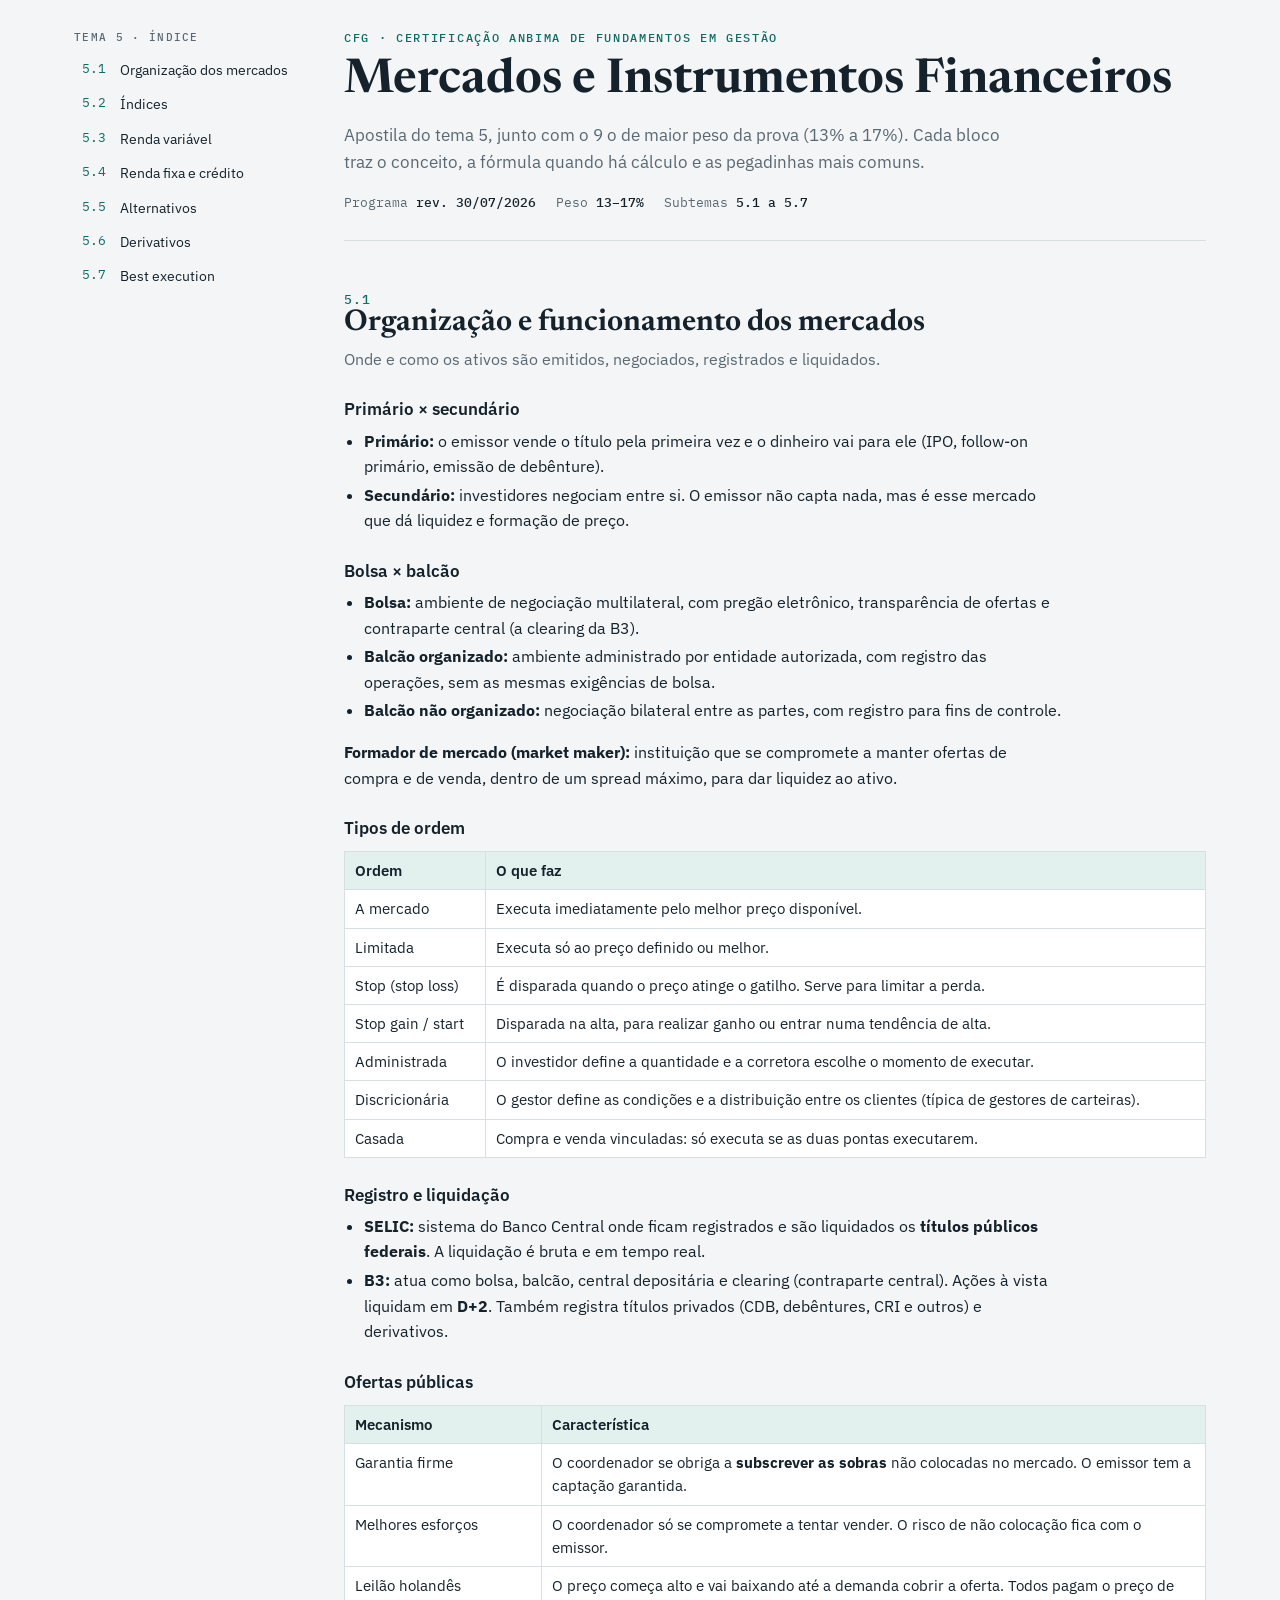
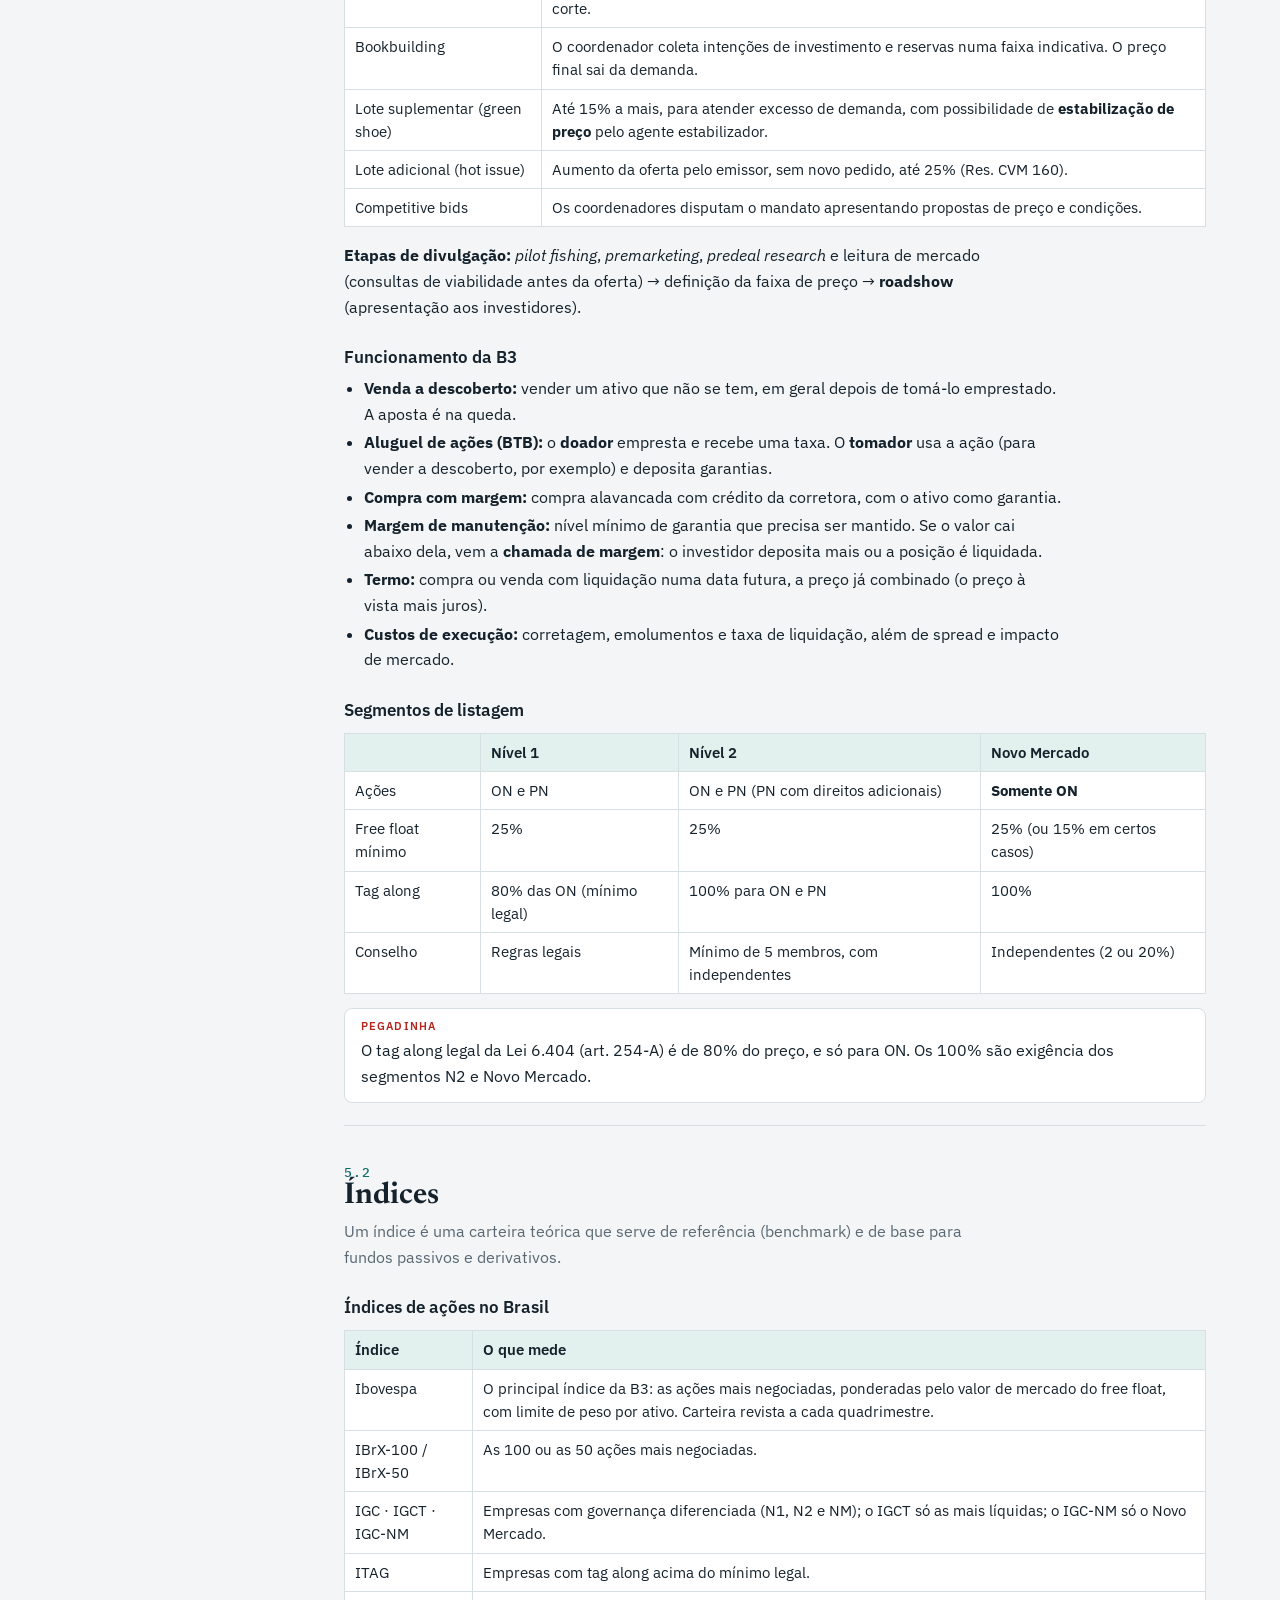
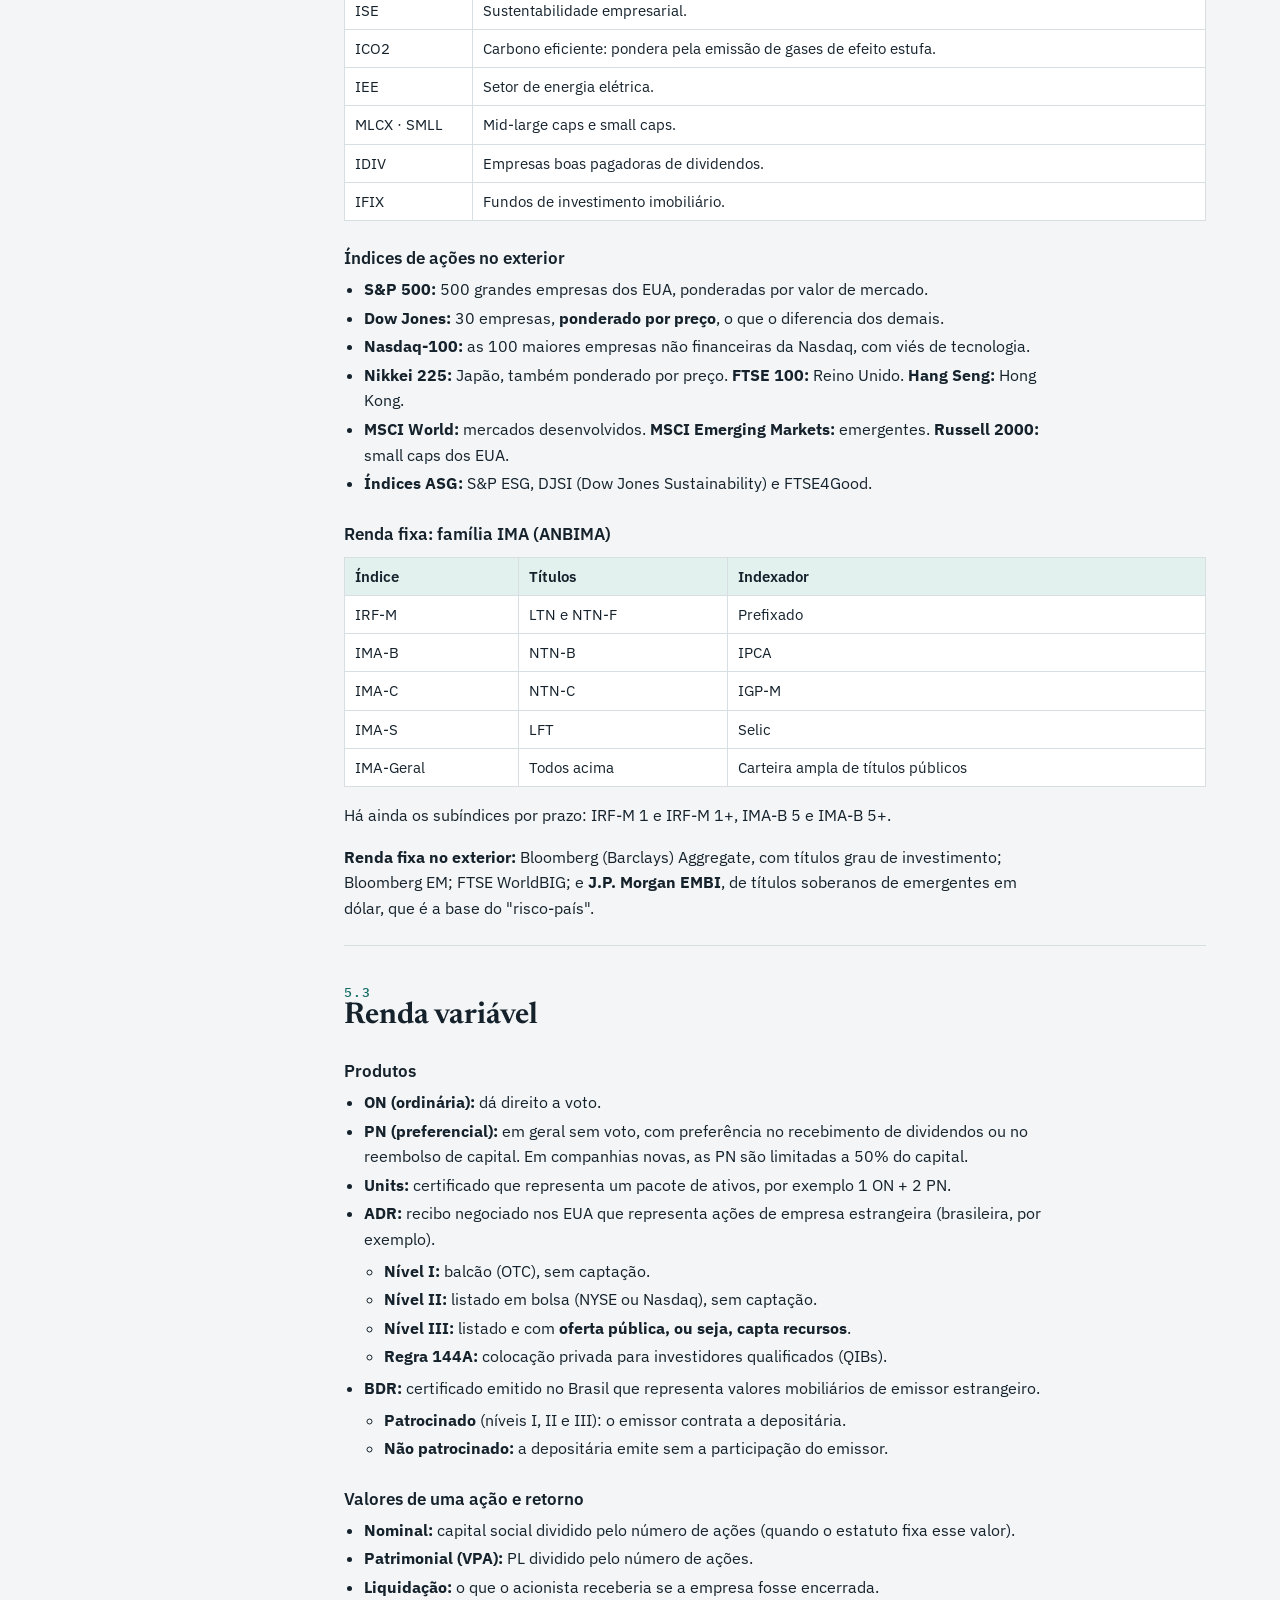
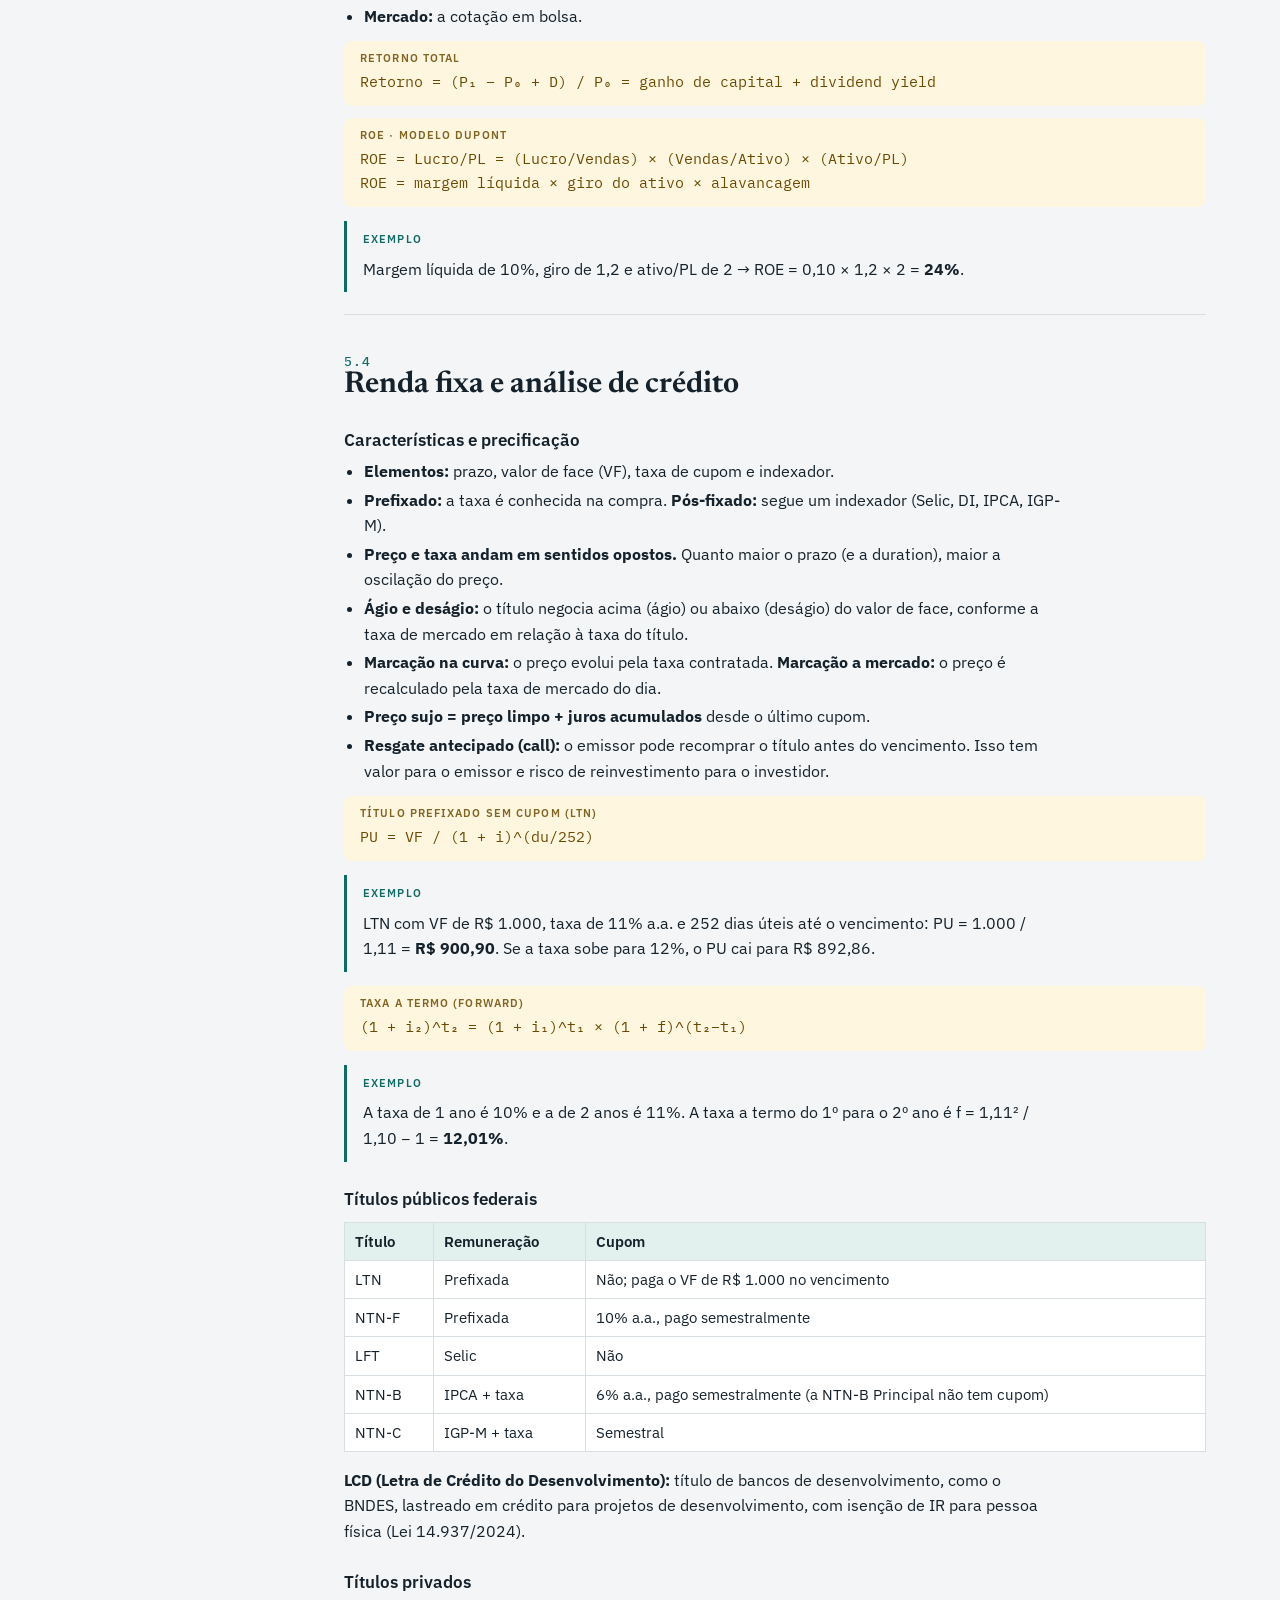
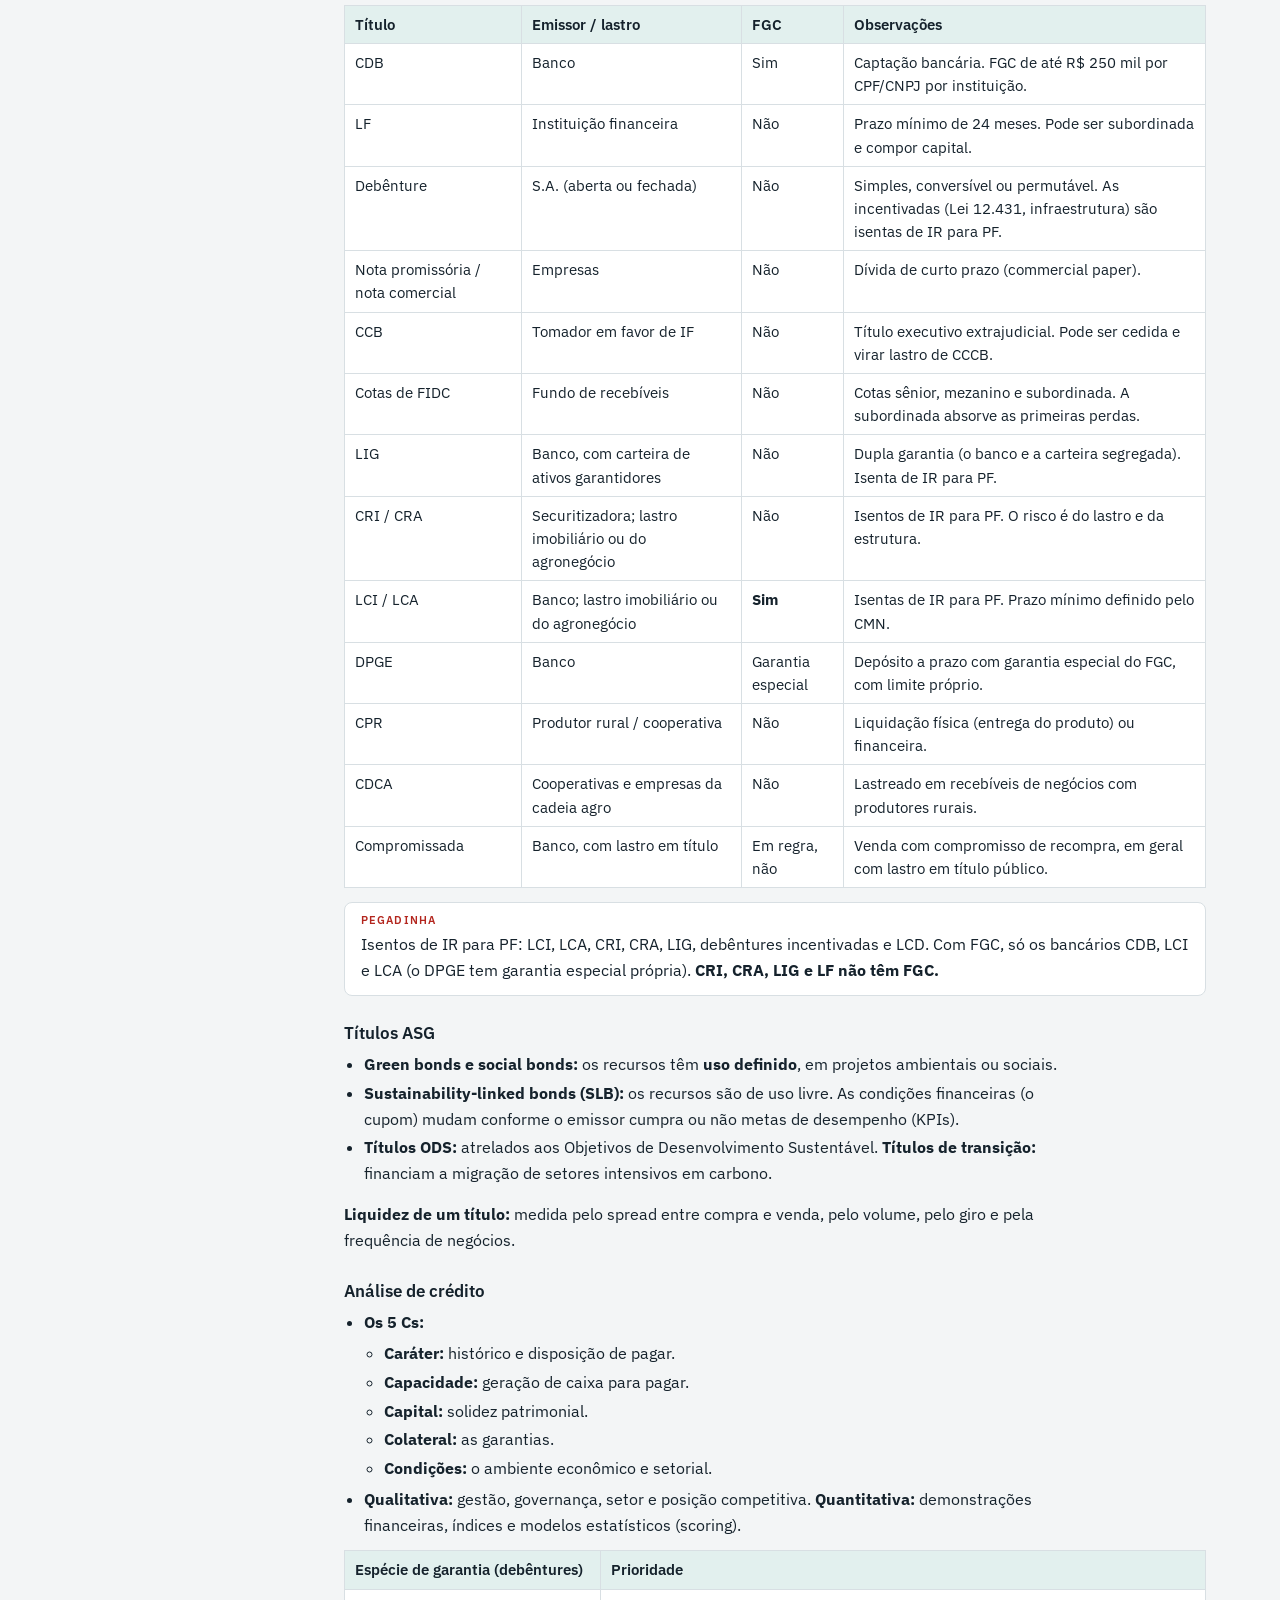
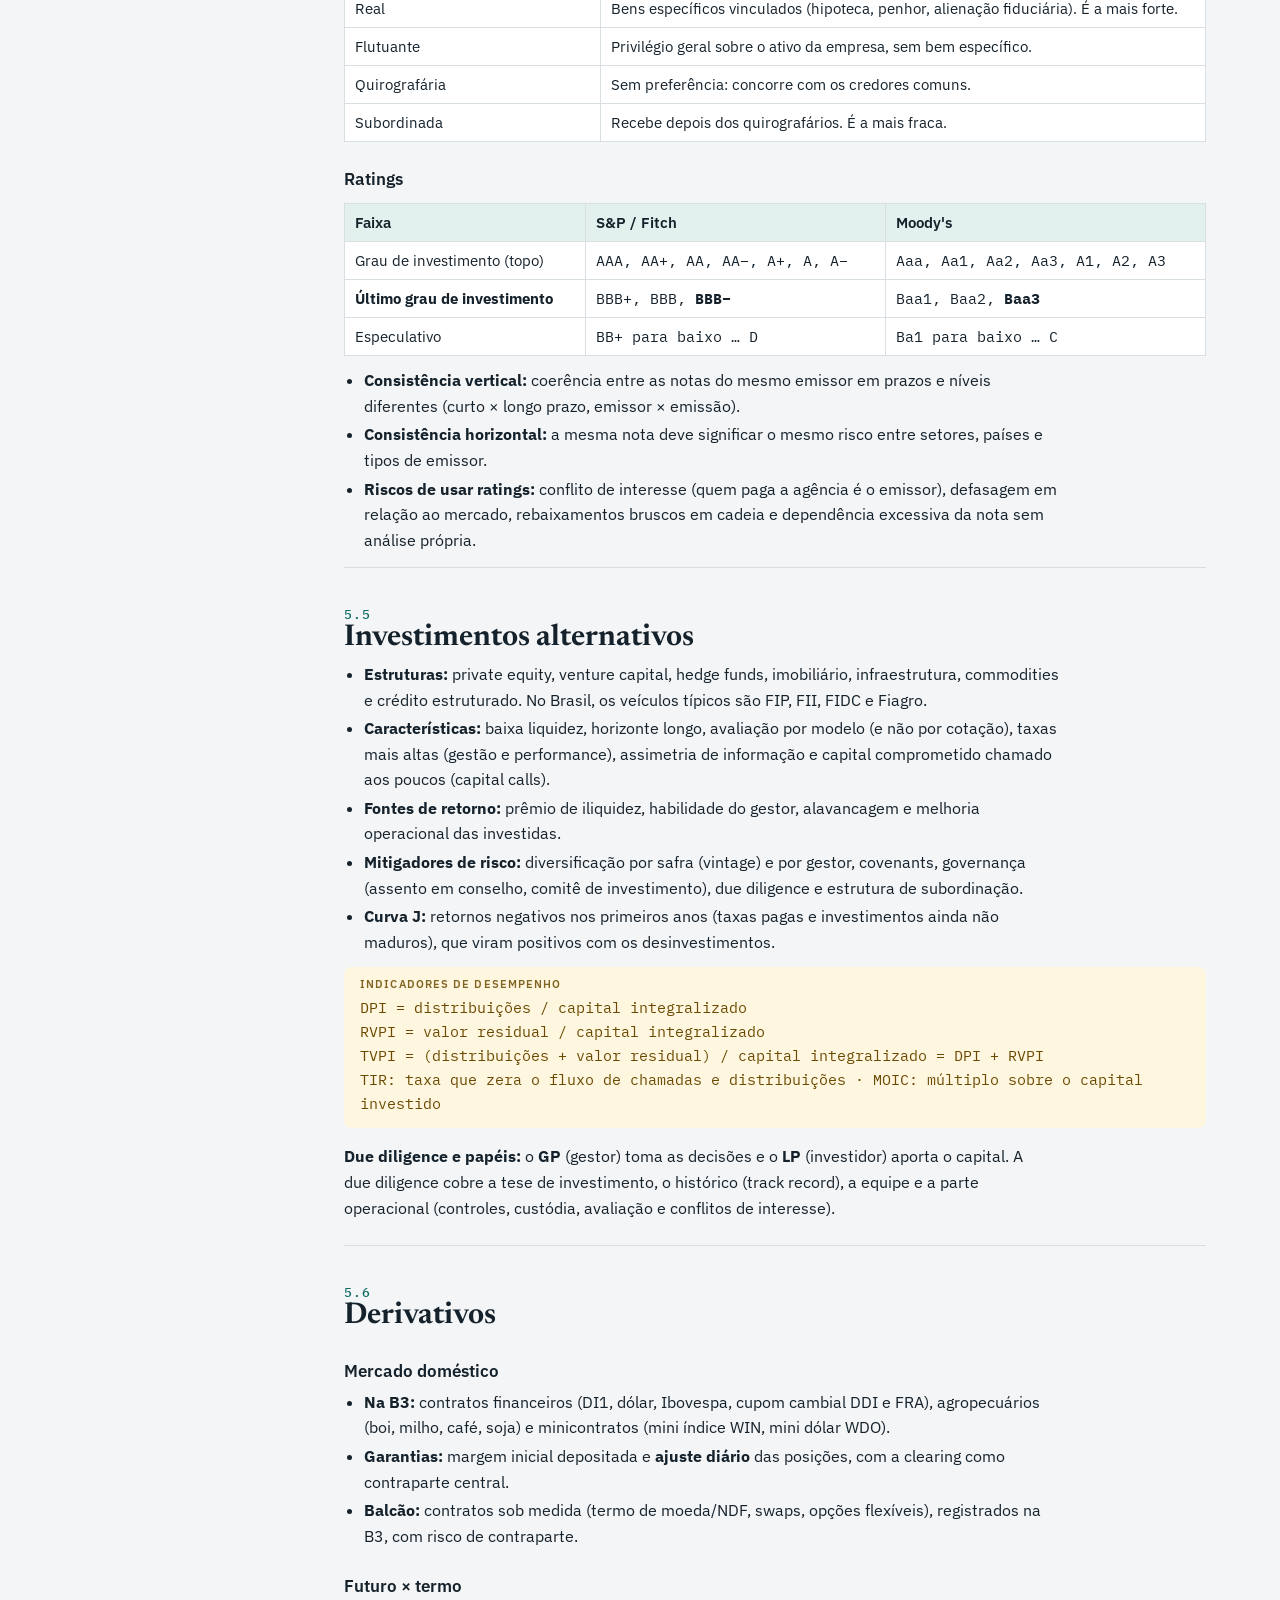
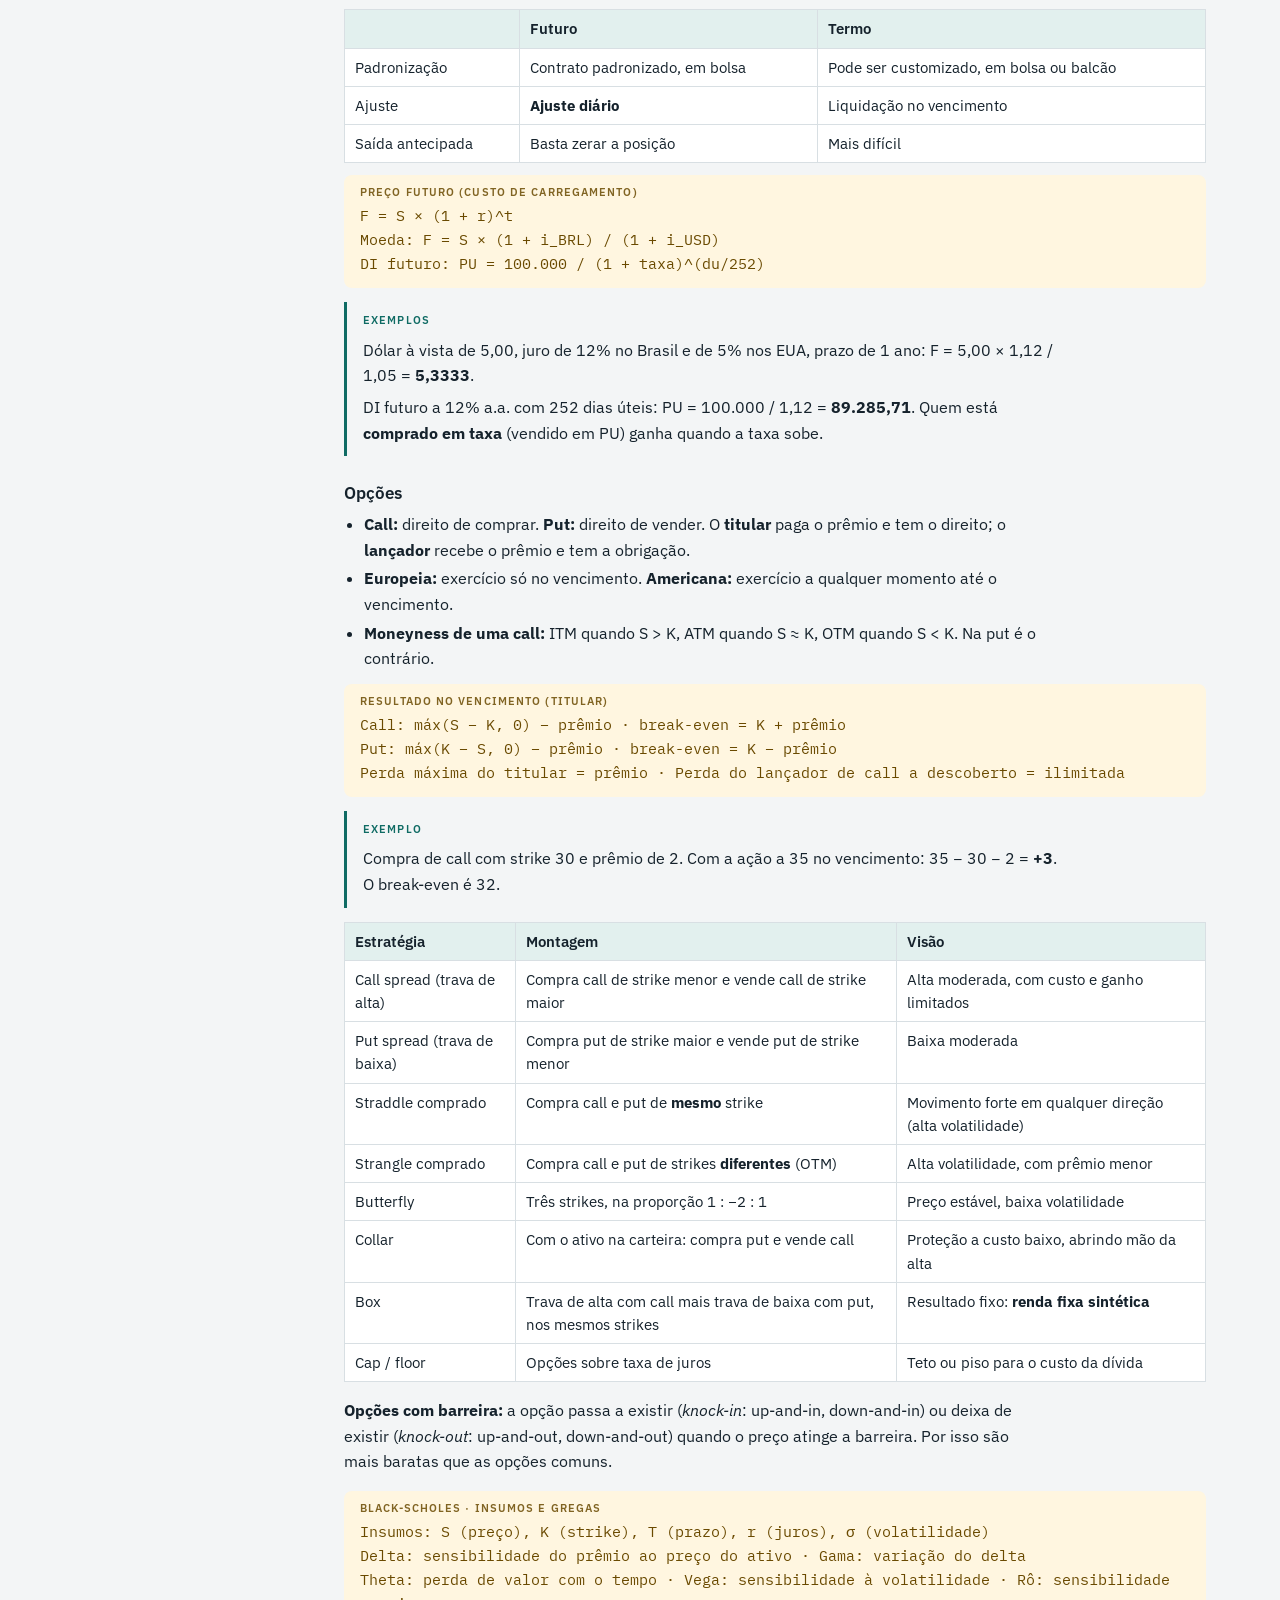
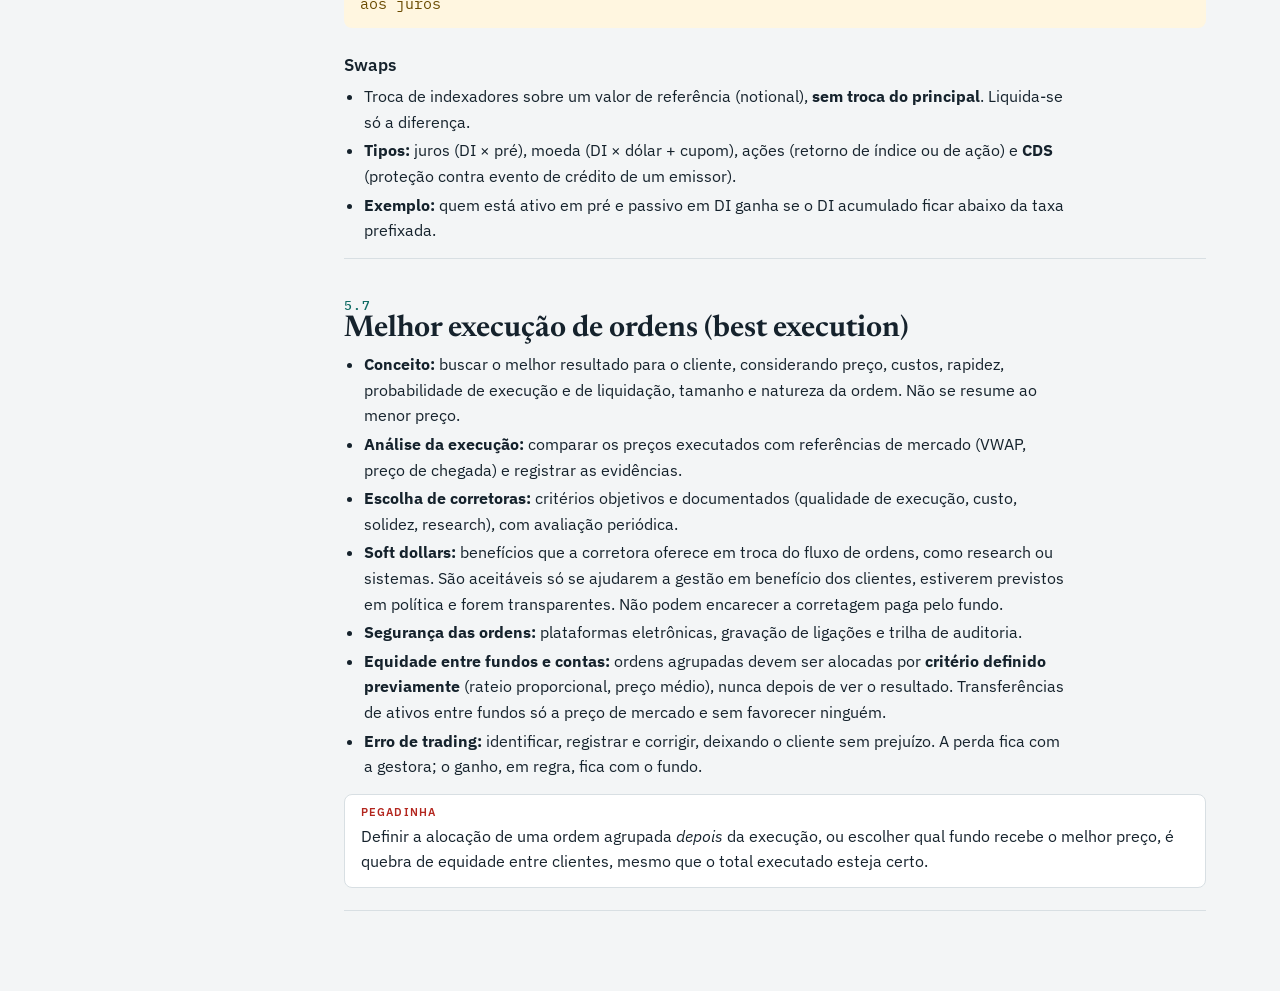
<file: apostilas/html/CFG Tema 5 - Mercados e Instrumentos Financeiros - Apostila.html>
<!doctype html>
<html lang="pt-BR">
<head>
<meta charset="utf-8">
<meta name="viewport" content="width=device-width, initial-scale=1">
<title>CFG Tema 5 · Mercados e Instrumentos – Apostila</title>
<link rel="preconnect" href="https://fonts.googleapis.com">
<link rel="preconnect" href="https://fonts.gstatic.com" crossorigin>
<link rel="stylesheet" href="https://fonts.googleapis.com/css2?family=Newsreader:opsz,wght@6..72,500;6..72,650&family=IBM+Plex+Sans:wght@400;500;600&family=IBM+Plex+Mono:wght@400;500&display=swap">
<style>
/* Layout: apostila em coluna de leitura com índice lateral fixo; simulado no fim como "folha de prova". */
:root{
  --bg:#f3f5f6; --paper:#ffffff; --ink:#15222c; --muted:#5a6873; --line:#d8dfe3;
  --accent:#0f6b64; --accent-soft:#e2f0ee; --formula:#fff6e0; --formula-ink:#6a4a00;
  --ok:#1d7a3e; --ok-soft:#e3f3e8; --bad:#b3261e; --bad-soft:#fbe6e4;
  --f-display:"Newsreader", Georgia, "Times New Roman", serif;
  --f-body:"IBM Plex Sans", system-ui, -apple-system, "Segoe UI", sans-serif;
  --f-mono:"IBM Plex Mono", ui-monospace, Consolas, monospace;
}
@media (prefers-color-scheme: dark){:root:not([data-theme="light"]){
  --bg:#0f171d; --paper:#16212a; --ink:#e4ebef; --muted:#97a6b0; --line:#2a3945;
  --accent:#5cc2b8; --accent-soft:#16332f; --formula:#2c2412; --formula-ink:#f0cf86;
  --ok:#6fd08f; --ok-soft:#173222; --bad:#ff8a80; --bad-soft:#3a1c1a; color-scheme:dark}}
:root[data-theme="dark"]{
  --bg:#0f171d; --paper:#16212a; --ink:#e4ebef; --muted:#97a6b0; --line:#2a3945;
  --accent:#5cc2b8; --accent-soft:#16332f; --formula:#2c2412; --formula-ink:#f0cf86;
  --ok:#6fd08f; --ok-soft:#173222; --bad:#ff8a80; --bad-soft:#3a1c1a; color-scheme:dark}
*{box-sizing:border-box}
body{background:var(--bg);color:var(--ink);font:16px/1.6 var(--f-body);margin:0}
.wrap{display:grid;grid-template-columns:230px minmax(0,1fr);gap:40px;max-width:1180px;margin:0 auto;padding-inline:24px;padding-block:32px 80px}
nav.toc{position:sticky;top:calc(env(safe-area-inset-top,0px) + 20px);align-self:start;font-size:14px}
nav.toc .k{font:500 11px/1 var(--f-mono);letter-spacing:.12em;text-transform:uppercase;color:var(--muted);margin-bottom:10px}
nav.toc a{display:grid;grid-template-columns:34px 1fr;gap:4px;padding:6px 8px;border-radius:6px;color:var(--ink);text-decoration:none}
nav.toc a:hover,nav.toc a:focus-visible{background:var(--accent-soft);outline:none}
nav.toc a span:first-child{font-family:var(--f-mono);color:var(--accent);font-size:13px}
nav.toc a.quiz{margin-top:10px;background:var(--accent);color:var(--paper);font-weight:600}
nav.toc a.quiz span:first-child{color:var(--paper)}
main{min-width:0}
header.hero{padding-bottom:28px;border-bottom:1px solid var(--line);margin-bottom:12px}
.eyebrow{font:500 12px/1 var(--f-mono);letter-spacing:.14em;text-transform:uppercase;color:var(--accent)}
h1{font:650 clamp(32px,5vw,48px)/1.08 var(--f-display);margin:12px 0 14px;text-wrap:balance}
h2{font:650 30px/1.15 var(--f-display);margin:0 0 6px;text-wrap:balance}
h3{font:600 17px/1.3 var(--f-body);margin:26px 0 8px}
.lede{max-width:66ch;color:var(--muted);font-size:17px;margin:0}
.meta{display:flex;flex-wrap:wrap;gap:8px 20px;margin-top:18px;font:13px/1.4 var(--f-mono);color:var(--muted)}
.meta b{color:var(--ink);font-weight:500}
section.topic{padding-block:40px 8px;border-bottom:1px solid var(--line)}
.num{font:500 13px/1 var(--f-mono);color:var(--accent);letter-spacing:.06em}
.why{color:var(--muted);max-width:66ch;margin:0 0 6px}
p,li{max-width:70ch}
ul{padding-left:20px;margin:6px 0}
li{margin:3px 0}
.tbl{overflow-x:auto;margin:12px 0}
table{border-collapse:collapse;width:100%;font-size:14.5px;background:var(--paper)}
th,td{border:1px solid var(--line);padding:7px 10px;text-align:left;vertical-align:top}
th{background:var(--accent-soft);font-weight:600}
td.n{font-family:var(--f-mono);font-variant-numeric:tabular-nums;white-space:nowrap}
.formula{background:var(--formula);color:var(--formula-ink);border-radius:8px;padding:12px 16px;margin:12px 0;font:15px/1.6 var(--f-mono);overflow-x:auto}
.formula .lbl{display:block;font:600 11px/1 var(--f-body);letter-spacing:.1em;text-transform:uppercase;margin-bottom:6px;opacity:.85}
.ex{border-left:3px solid var(--accent);padding:4px 0 4px 16px;margin:14px 0}
.ex .lbl{font:600 11px/1 var(--f-body);letter-spacing:.1em;text-transform:uppercase;color:var(--accent)}
.ex p{margin:6px 0}
.pegadinha{background:var(--paper);border:1px solid var(--line);border-radius:8px;padding:12px 16px;margin:14px 0}
.pegadinha b:first-child{font:600 11px/1 var(--f-body);letter-spacing:.1em;text-transform:uppercase;color:var(--bad);display:block;margin-bottom:6px}
code{font-family:var(--f-mono);font-size:.92em}
/* Simulado */
#simulado{padding-top:44px}
.qbar{display:flex;flex-wrap:wrap;gap:10px;align-items:center;margin:14px 0 20px}
.qbar label{font-size:14px;color:var(--muted)}
select,button{font:inherit}
select{padding:8px 10px;border:1px solid var(--line);border-radius:6px;background:var(--paper);color:var(--ink)}
button{cursor:pointer;border-radius:6px;padding:9px 16px;border:1px solid var(--accent);background:var(--accent);color:var(--paper);font-weight:600}
button.ghost{background:transparent;color:var(--accent)}
button:focus-visible,select:focus-visible,.opt:focus-visible{outline:3px solid var(--accent);outline-offset:2px}
button:disabled{opacity:.45;cursor:default}
.card{background:var(--paper);border:1px solid var(--line);border-radius:10px;padding:22px}
.qhead{display:flex;justify-content:space-between;gap:12px;flex-wrap:wrap;font:13px/1.4 var(--f-mono);color:var(--muted)}
.progress{height:4px;background:var(--line);border-radius:4px;margin:10px 0 18px;overflow:hidden}
.progress i{display:block;height:100%;background:var(--accent);width:0;transition:width .25s}
.qtext{font:600 18px/1.45 var(--f-body);margin:0 0 16px}
.opts{display:grid;gap:8px}
.opt{display:grid;grid-template-columns:28px 1fr;gap:8px;text-align:left;padding:11px 14px;border:1px solid var(--line);border-radius:8px;background:var(--bg);color:var(--ink);font-weight:400}
.opt:hover:not(:disabled){border-color:var(--accent)}
.opt .l{font-family:var(--f-mono);color:var(--muted)}
.opt.ok{background:var(--ok-soft);border-color:var(--ok)}
.opt.bad{background:var(--bad-soft);border-color:var(--bad)}
.opt:disabled{cursor:default;opacity:1}
.fb{margin-top:16px;padding:12px 16px;border-radius:8px;background:var(--accent-soft)}
.fb strong.ok{color:var(--ok)} .fb strong.bad{color:var(--bad)}
.nav2{display:flex;justify-content:space-between;gap:10px;margin-top:18px;flex-wrap:wrap}
.score{font:650 44px/1 var(--f-display)}
.bars{display:grid;gap:8px;margin:18px 0}
.bar{display:grid;grid-template-columns:minmax(0,210px) 1fr 70px;gap:10px;align-items:center;font-size:14px}
.bar .t{height:10px;background:var(--line);border-radius:5px;overflow:hidden}
.bar .t i{display:block;height:100%;background:var(--accent)}
.bar .v{font-family:var(--f-mono);font-variant-numeric:tabular-nums;text-align:right}
.hint{font-size:13px;color:var(--muted)}
@media (max-width:860px){
  .wrap{grid-template-columns:1fr;gap:12px;padding-inline:16px}
  nav.toc{position:static;display:flex;flex-wrap:wrap;gap:4px}
  nav.toc .k{width:100%}
  nav.toc a{grid-template-columns:auto 1fr;padding:5px 8px;border:1px solid var(--line)}
  .bar{grid-template-columns:1fr 60px}
  .bar .t{grid-column:1/-1;order:3}
}
@media (prefers-reduced-motion:reduce){.progress i{transition:none}}

@media print{
  body{background:#fff;color:#000;font-size:11pt}
  .wrap{display:block;max-width:none;padding:0}
  nav.toc{display:none}
  section.topic{break-inside:auto;padding-block:18px 4px}
  h2,h3{break-after:avoid}
  table,.formula,.ex,.pegadinha{break-inside:avoid}
  .formula{background:#f6f1e2;color:#000}
  th{background:#e8eef0}
}
</style>
</head>
<body>


<div class="wrap">
<nav class="toc" aria-label="Índice">
  <div class="k">Tema 5 · índice</div>
  <a href="#t51"><span>5.1</span><span>Organização dos mercados</span></a>
  <a href="#t52"><span>5.2</span><span>Índices</span></a>
  <a href="#t53"><span>5.3</span><span>Renda variável</span></a>
  <a href="#t54"><span>5.4</span><span>Renda fixa e crédito</span></a>
  <a href="#t55"><span>5.5</span><span>Alternativos</span></a>
  <a href="#t56"><span>5.6</span><span>Derivativos</span></a>
  <a href="#t57"><span>5.7</span><span>Best execution</span></a>
  </nav>

<main>
<header class="hero">
  <div class="eyebrow">CFG · Certificação ANBIMA de Fundamentos em Gestão</div>
  <h1>Mercados e Instrumentos Financeiros</h1>
  <p class="lede">Apostila do tema 5, junto com o 9 o de maior peso da prova (13% a 17%). Cada bloco traz o conceito, a fórmula quando há cálculo e as pegadinhas mais comuns.</p>
  <div class="meta"><span>Programa <b>rev. 30/07/2026</b></span><span>Peso <b>13–17%</b></span><span>Subtemas <b>5.1 a 5.7</b></span></div>
</header>

<!-- 5.1 -->
<section class="topic" id="t51">
  <div class="num">5.1</div>
  <h2>Organização e funcionamento dos mercados</h2>
  <p class="why">Onde e como os ativos são emitidos, negociados, registrados e liquidados.</p>

  <h3>Primário × secundário</h3>
  <ul>
    <li><b>Primário:</b> o emissor vende o título pela primeira vez e o dinheiro vai para ele (IPO, follow-on primário, emissão de debênture).</li>
    <li><b>Secundário:</b> investidores negociam entre si. O emissor não capta nada, mas é esse mercado que dá liquidez e formação de preço.</li>
  </ul>

  <h3>Bolsa × balcão</h3>
  <ul>
    <li><b>Bolsa:</b> ambiente de negociação multilateral, com pregão eletrônico, transparência de ofertas e contraparte central (a clearing da B3).</li>
    <li><b>Balcão organizado:</b> ambiente administrado por entidade autorizada, com registro das operações, sem as mesmas exigências de bolsa.</li>
    <li><b>Balcão não organizado:</b> negociação bilateral entre as partes, com registro para fins de controle.</li>
  </ul>
  <p><b>Formador de mercado (market maker):</b> instituição que se compromete a manter ofertas de compra e de venda, dentro de um spread máximo, para dar liquidez ao ativo.</p>

  <h3>Tipos de ordem</h3>
  <div class="tbl"><table>
    <tr><th>Ordem</th><th>O que faz</th></tr>
    <tr><td>A mercado</td><td>Executa imediatamente pelo melhor preço disponível.</td></tr>
    <tr><td>Limitada</td><td>Executa só ao preço definido ou melhor.</td></tr>
    <tr><td>Stop (stop loss)</td><td>É disparada quando o preço atinge o gatilho. Serve para limitar a perda.</td></tr>
    <tr><td>Stop gain / start</td><td>Disparada na alta, para realizar ganho ou entrar numa tendência de alta.</td></tr>
    <tr><td>Administrada</td><td>O investidor define a quantidade e a corretora escolhe o momento de executar.</td></tr>
    <tr><td>Discricionária</td><td>O gestor define as condições e a distribuição entre os clientes (típica de gestores de carteiras).</td></tr>
    <tr><td>Casada</td><td>Compra e venda vinculadas: só executa se as duas pontas executarem.</td></tr>
  </table></div>

  <h3>Registro e liquidação</h3>
  <ul>
    <li><b>SELIC:</b> sistema do Banco Central onde ficam registrados e são liquidados os <b>títulos públicos federais</b>. A liquidação é bruta e em tempo real.</li>
    <li><b>B3:</b> atua como bolsa, balcão, central depositária e clearing (contraparte central). Ações à vista liquidam em <b>D+2</b>. Também registra títulos privados (CDB, debêntures, CRI e outros) e derivativos.</li>
  </ul>

  <h3>Ofertas públicas</h3>
  <div class="tbl"><table>
    <tr><th>Mecanismo</th><th>Característica</th></tr>
    <tr><td>Garantia firme</td><td>O coordenador se obriga a <b>subscrever as sobras</b> não colocadas no mercado. O emissor tem a captação garantida.</td></tr>
    <tr><td>Melhores esforços</td><td>O coordenador só se compromete a tentar vender. O risco de não colocação fica com o emissor.</td></tr>
    <tr><td>Leilão holandês</td><td>O preço começa alto e vai baixando até a demanda cobrir a oferta. Todos pagam o preço de corte.</td></tr>
    <tr><td>Bookbuilding</td><td>O coordenador coleta intenções de investimento e reservas numa faixa indicativa. O preço final sai da demanda.</td></tr>
    <tr><td>Lote suplementar (green shoe)</td><td>Até 15% a mais, para atender excesso de demanda, com possibilidade de <b>estabilização de preço</b> pelo agente estabilizador.</td></tr>
    <tr><td>Lote adicional (hot issue)</td><td>Aumento da oferta pelo emissor, sem novo pedido, até 25% (Res. CVM 160).</td></tr>
    <tr><td>Competitive bids</td><td>Os coordenadores disputam o mandato apresentando propostas de preço e condições.</td></tr>
  </table></div>
  <p><b>Etapas de divulgação:</b> <i>pilot fishing</i>, <i>premarketing</i>, <i>predeal research</i> e leitura de mercado (consultas de viabilidade antes da oferta) → definição da faixa de preço → <b>roadshow</b> (apresentação aos investidores).</p>

  <h3>Funcionamento da B3</h3>
  <ul>
    <li><b>Venda a descoberto:</b> vender um ativo que não se tem, em geral depois de tomá-lo emprestado. A aposta é na queda.</li>
    <li><b>Aluguel de ações (BTB):</b> o <b>doador</b> empresta e recebe uma taxa. O <b>tomador</b> usa a ação (para vender a descoberto, por exemplo) e deposita garantias.</li>
    <li><b>Compra com margem:</b> compra alavancada com crédito da corretora, com o ativo como garantia.</li>
    <li><b>Margem de manutenção:</b> nível mínimo de garantia que precisa ser mantido. Se o valor cai abaixo dela, vem a <b>chamada de margem</b>: o investidor deposita mais ou a posição é liquidada.</li>
    <li><b>Termo:</b> compra ou venda com liquidação numa data futura, a preço já combinado (o preço à vista mais juros).</li>
    <li><b>Custos de execução:</b> corretagem, emolumentos e taxa de liquidação, além de spread e impacto de mercado.</li>
  </ul>

  <h3>Segmentos de listagem</h3>
  <div class="tbl"><table>
    <tr><th></th><th>Nível 1</th><th>Nível 2</th><th>Novo Mercado</th></tr>
    <tr><td>Ações</td><td>ON e PN</td><td>ON e PN (PN com direitos adicionais)</td><td><b>Somente ON</b></td></tr>
    <tr><td>Free float mínimo</td><td>25%</td><td>25%</td><td>25% (ou 15% em certos casos)</td></tr>
    <tr><td>Tag along</td><td>80% das ON (mínimo legal)</td><td>100% para ON e PN</td><td>100%</td></tr>
    <tr><td>Conselho</td><td>Regras legais</td><td>Mínimo de 5 membros, com independentes</td><td>Independentes (2 ou 20%)</td></tr>
  </table></div>
  <div class="pegadinha"><b>Pegadinha</b>O tag along legal da Lei 6.404 (art. 254-A) é de 80% do preço, e só para ON. Os 100% são exigência dos segmentos N2 e Novo Mercado.</div>
</section>

<!-- 5.2 -->
<section class="topic" id="t52">
  <div class="num">5.2</div>
  <h2>Índices</h2>
  <p class="why">Um índice é uma carteira teórica que serve de referência (benchmark) e de base para fundos passivos e derivativos.</p>
  <h3>Índices de ações no Brasil</h3>
  <div class="tbl"><table>
    <tr><th>Índice</th><th>O que mede</th></tr>
    <tr><td>Ibovespa</td><td>O principal índice da B3: as ações mais negociadas, ponderadas pelo valor de mercado do free float, com limite de peso por ativo. Carteira revista a cada quadrimestre.</td></tr>
    <tr><td>IBrX-100 / IBrX-50</td><td>As 100 ou as 50 ações mais negociadas.</td></tr>
    <tr><td>IGC · IGCT · IGC-NM</td><td>Empresas com governança diferenciada (N1, N2 e NM); o IGCT só as mais líquidas; o IGC-NM só o Novo Mercado.</td></tr>
    <tr><td>ITAG</td><td>Empresas com tag along acima do mínimo legal.</td></tr>
    <tr><td>ISE</td><td>Sustentabilidade empresarial.</td></tr>
    <tr><td>ICO2</td><td>Carbono eficiente: pondera pela emissão de gases de efeito estufa.</td></tr>
    <tr><td>IEE</td><td>Setor de energia elétrica.</td></tr>
    <tr><td>MLCX · SMLL</td><td>Mid-large caps e small caps.</td></tr>
    <tr><td>IDIV</td><td>Empresas boas pagadoras de dividendos.</td></tr>
    <tr><td>IFIX</td><td>Fundos de investimento imobiliário.</td></tr>
  </table></div>
  <h3>Índices de ações no exterior</h3>
  <ul>
    <li><b>S&P 500:</b> 500 grandes empresas dos EUA, ponderadas por valor de mercado.</li>
    <li><b>Dow Jones:</b> 30 empresas, <b>ponderado por preço</b>, o que o diferencia dos demais.</li>
    <li><b>Nasdaq-100:</b> as 100 maiores empresas não financeiras da Nasdaq, com viés de tecnologia.</li>
    <li><b>Nikkei 225:</b> Japão, também ponderado por preço. <b>FTSE 100:</b> Reino Unido. <b>Hang Seng:</b> Hong Kong.</li>
    <li><b>MSCI World:</b> mercados desenvolvidos. <b>MSCI Emerging Markets:</b> emergentes. <b>Russell 2000:</b> small caps dos EUA.</li>
    <li><b>Índices ASG:</b> S&P ESG, DJSI (Dow Jones Sustainability) e FTSE4Good.</li>
  </ul>
  <h3>Renda fixa: família IMA (ANBIMA)</h3>
  <div class="tbl"><table>
    <tr><th>Índice</th><th>Títulos</th><th>Indexador</th></tr>
    <tr><td>IRF-M</td><td>LTN e NTN-F</td><td>Prefixado</td></tr>
    <tr><td>IMA-B</td><td>NTN-B</td><td>IPCA</td></tr>
    <tr><td>IMA-C</td><td>NTN-C</td><td>IGP-M</td></tr>
    <tr><td>IMA-S</td><td>LFT</td><td>Selic</td></tr>
    <tr><td>IMA-Geral</td><td>Todos acima</td><td>Carteira ampla de títulos públicos</td></tr>
  </table></div>
  <p>Há ainda os subíndices por prazo: IRF-M 1 e IRF-M 1+, IMA-B 5 e IMA-B 5+.</p>
  <p><b>Renda fixa no exterior:</b> Bloomberg (Barclays) Aggregate, com títulos grau de investimento; Bloomberg EM; FTSE WorldBIG; e <b>J.P. Morgan EMBI</b>, de títulos soberanos de emergentes em dólar, que é a base do "risco-país".</p>
</section>

<!-- 5.3 -->
<section class="topic" id="t53">
  <div class="num">5.3</div>
  <h2>Renda variável</h2>
  <h3>Produtos</h3>
  <ul>
    <li><b>ON (ordinária):</b> dá direito a voto.</li>
    <li><b>PN (preferencial):</b> em geral sem voto, com preferência no recebimento de dividendos ou no reembolso de capital. Em companhias novas, as PN são limitadas a 50% do capital.</li>
    <li><b>Units:</b> certificado que representa um pacote de ativos, por exemplo 1 ON + 2 PN.</li>
    <li><b>ADR:</b> recibo negociado nos EUA que representa ações de empresa estrangeira (brasileira, por exemplo).
      <ul>
        <li><b>Nível I:</b> balcão (OTC), sem captação.</li>
        <li><b>Nível II:</b> listado em bolsa (NYSE ou Nasdaq), sem captação.</li>
        <li><b>Nível III:</b> listado e com <b>oferta pública, ou seja, capta recursos</b>.</li>
        <li><b>Regra 144A:</b> colocação privada para investidores qualificados (QIBs).</li>
      </ul></li>
    <li><b>BDR:</b> certificado emitido no Brasil que representa valores mobiliários de emissor estrangeiro.
      <ul>
        <li><b>Patrocinado</b> (níveis I, II e III): o emissor contrata a depositária.</li>
        <li><b>Não patrocinado:</b> a depositária emite sem a participação do emissor.</li>
      </ul></li>
  </ul>
  <h3>Valores de uma ação e retorno</h3>
  <ul>
    <li><b>Nominal:</b> capital social dividido pelo número de ações (quando o estatuto fixa esse valor).</li>
    <li><b>Patrimonial (VPA):</b> PL dividido pelo número de ações.</li>
    <li><b>Liquidação:</b> o que o acionista receberia se a empresa fosse encerrada.</li>
    <li><b>Mercado:</b> a cotação em bolsa.</li>
  </ul>
  <div class="formula"><span class="lbl">Retorno total</span>Retorno = (P₁ − P₀ + D) / P₀ = ganho de capital + dividend yield</div>
  <div class="formula"><span class="lbl">ROE · modelo DuPont</span>ROE = Lucro/PL = (Lucro/Vendas) × (Vendas/Ativo) × (Ativo/PL)<br>ROE = margem líquida × giro do ativo × alavancagem</div>
  <div class="ex"><span class="lbl">Exemplo</span><p>Margem líquida de 10%, giro de 1,2 e ativo/PL de 2 → ROE = 0,10 × 1,2 × 2 = <b>24%</b>.</p></div>
</section>

<!-- 5.4 -->
<section class="topic" id="t54">
  <div class="num">5.4</div>
  <h2>Renda fixa e análise de crédito</h2>
  <h3>Características e precificação</h3>
  <ul>
    <li><b>Elementos:</b> prazo, valor de face (VF), taxa de cupom e indexador.</li>
    <li><b>Prefixado:</b> a taxa é conhecida na compra. <b>Pós-fixado:</b> segue um indexador (Selic, DI, IPCA, IGP-M).</li>
    <li><b>Preço e taxa andam em sentidos opostos.</b> Quanto maior o prazo (e a duration), maior a oscilação do preço.</li>
    <li><b>Ágio e deságio:</b> o título negocia acima (ágio) ou abaixo (deságio) do valor de face, conforme a taxa de mercado em relação à taxa do título.</li>
    <li><b>Marcação na curva:</b> o preço evolui pela taxa contratada. <b>Marcação a mercado:</b> o preço é recalculado pela taxa de mercado do dia.</li>
    <li><b>Preço sujo = preço limpo + juros acumulados</b> desde o último cupom.</li>
    <li><b>Resgate antecipado (call):</b> o emissor pode recomprar o título antes do vencimento. Isso tem valor para o emissor e risco de reinvestimento para o investidor.</li>
  </ul>
  <div class="formula"><span class="lbl">Título prefixado sem cupom (LTN)</span>PU = VF / (1 + i)^(du/252)</div>
  <div class="ex"><span class="lbl">Exemplo</span><p>LTN com VF de R$ 1.000, taxa de 11% a.a. e 252 dias úteis até o vencimento: PU = 1.000 / 1,11 = <b>R$ 900,90</b>. Se a taxa sobe para 12%, o PU cai para R$ 892,86.</p></div>
  <div class="formula"><span class="lbl">Taxa a termo (forward)</span>(1 + i₂)^t₂ = (1 + i₁)^t₁ × (1 + f)^(t₂−t₁)</div>
  <div class="ex"><span class="lbl">Exemplo</span><p>A taxa de 1 ano é 10% e a de 2 anos é 11%. A taxa a termo do 1º para o 2º ano é f = 1,11² / 1,10 − 1 = <b>12,01%</b>.</p></div>

  <h3>Títulos públicos federais</h3>
  <div class="tbl"><table>
    <tr><th>Título</th><th>Remuneração</th><th>Cupom</th></tr>
    <tr><td>LTN</td><td>Prefixada</td><td>Não; paga o VF de R$ 1.000 no vencimento</td></tr>
    <tr><td>NTN-F</td><td>Prefixada</td><td>10% a.a., pago semestralmente</td></tr>
    <tr><td>LFT</td><td>Selic</td><td>Não</td></tr>
    <tr><td>NTN-B</td><td>IPCA + taxa</td><td>6% a.a., pago semestralmente (a NTN-B Principal não tem cupom)</td></tr>
    <tr><td>NTN-C</td><td>IGP-M + taxa</td><td>Semestral</td></tr>
  </table></div>
  <p><b>LCD (Letra de Crédito do Desenvolvimento):</b> título de bancos de desenvolvimento, como o BNDES, lastreado em crédito para projetos de desenvolvimento, com isenção de IR para pessoa física (Lei 14.937/2024).</p>

  <h3>Títulos privados</h3>
  <div class="tbl"><table>
    <tr><th>Título</th><th>Emissor / lastro</th><th>FGC</th><th>Observações</th></tr>
    <tr><td>CDB</td><td>Banco</td><td>Sim</td><td>Captação bancária. FGC de até R$ 250 mil por CPF/CNPJ por instituição.</td></tr>
    <tr><td>LF</td><td>Instituição financeira</td><td>Não</td><td>Prazo mínimo de 24 meses. Pode ser subordinada e compor capital.</td></tr>
    <tr><td>Debênture</td><td>S.A. (aberta ou fechada)</td><td>Não</td><td>Simples, conversível ou permutável. As incentivadas (Lei 12.431, infraestrutura) são isentas de IR para PF.</td></tr>
    <tr><td>Nota promissória / nota comercial</td><td>Empresas</td><td>Não</td><td>Dívida de curto prazo (commercial paper).</td></tr>
    <tr><td>CCB</td><td>Tomador em favor de IF</td><td>Não</td><td>Título executivo extrajudicial. Pode ser cedida e virar lastro de CCCB.</td></tr>
    <tr><td>Cotas de FIDC</td><td>Fundo de recebíveis</td><td>Não</td><td>Cotas sênior, mezanino e subordinada. A subordinada absorve as primeiras perdas.</td></tr>
    <tr><td>LIG</td><td>Banco, com carteira de ativos garantidores</td><td>Não</td><td>Dupla garantia (o banco e a carteira segregada). Isenta de IR para PF.</td></tr>
    <tr><td>CRI / CRA</td><td>Securitizadora; lastro imobiliário ou do agronegócio</td><td>Não</td><td>Isentos de IR para PF. O risco é do lastro e da estrutura.</td></tr>
    <tr><td>LCI / LCA</td><td>Banco; lastro imobiliário ou do agronegócio</td><td><b>Sim</b></td><td>Isentas de IR para PF. Prazo mínimo definido pelo CMN.</td></tr>
    <tr><td>DPGE</td><td>Banco</td><td>Garantia especial</td><td>Depósito a prazo com garantia especial do FGC, com limite próprio.</td></tr>
    <tr><td>CPR</td><td>Produtor rural / cooperativa</td><td>Não</td><td>Liquidação física (entrega do produto) ou financeira.</td></tr>
    <tr><td>CDCA</td><td>Cooperativas e empresas da cadeia agro</td><td>Não</td><td>Lastreado em recebíveis de negócios com produtores rurais.</td></tr>
    <tr><td>Compromissada</td><td>Banco, com lastro em título</td><td>Em regra, não</td><td>Venda com compromisso de recompra, em geral com lastro em título público.</td></tr>
  </table></div>
  <div class="pegadinha"><b>Pegadinha</b>Isentos de IR para PF: LCI, LCA, CRI, CRA, LIG, debêntures incentivadas e LCD. Com FGC, só os bancários CDB, LCI e LCA (o DPGE tem garantia especial própria). <b>CRI, CRA, LIG e LF não têm FGC.</b></div>

  <h3>Títulos ASG</h3>
  <ul>
    <li><b>Green bonds e social bonds:</b> os recursos têm <b>uso definido</b>, em projetos ambientais ou sociais.</li>
    <li><b>Sustainability-linked bonds (SLB):</b> os recursos são de uso livre. As condições financeiras (o cupom) mudam conforme o emissor cumpra ou não metas de desempenho (KPIs).</li>
    <li><b>Títulos ODS:</b> atrelados aos Objetivos de Desenvolvimento Sustentável. <b>Títulos de transição:</b> financiam a migração de setores intensivos em carbono.</li>
  </ul>
  <p><b>Liquidez de um título:</b> medida pelo spread entre compra e venda, pelo volume, pelo giro e pela frequência de negócios.</p>

  <h3>Análise de crédito</h3>
  <ul>
    <li><b>Os 5 Cs:</b>
      <ul>
        <li><b>Caráter:</b> histórico e disposição de pagar.</li>
        <li><b>Capacidade:</b> geração de caixa para pagar.</li>
        <li><b>Capital:</b> solidez patrimonial.</li>
        <li><b>Colateral:</b> as garantias.</li>
        <li><b>Condições:</b> o ambiente econômico e setorial.</li>
      </ul></li>
    <li><b>Qualitativa:</b> gestão, governança, setor e posição competitiva. <b>Quantitativa:</b> demonstrações financeiras, índices e modelos estatísticos (scoring).</li>
  </ul>
  <div class="tbl"><table>
    <tr><th>Espécie de garantia (debêntures)</th><th>Prioridade</th></tr>
    <tr><td>Real</td><td>Bens específicos vinculados (hipoteca, penhor, alienação fiduciária). É a mais forte.</td></tr>
    <tr><td>Flutuante</td><td>Privilégio geral sobre o ativo da empresa, sem bem específico.</td></tr>
    <tr><td>Quirografária</td><td>Sem preferência: concorre com os credores comuns.</td></tr>
    <tr><td>Subordinada</td><td>Recebe depois dos quirografários. É a mais fraca.</td></tr>
  </table></div>
  <h3>Ratings</h3>
  <div class="tbl"><table>
    <tr><th>Faixa</th><th>S&P / Fitch</th><th>Moody's</th></tr>
    <tr><td>Grau de investimento (topo)</td><td class="n">AAA, AA+, AA, AA−, A+, A, A−</td><td class="n">Aaa, Aa1, Aa2, Aa3, A1, A2, A3</td></tr>
    <tr><td><b>Último grau de investimento</b></td><td class="n">BBB+, BBB, <b>BBB−</b></td><td class="n">Baa1, Baa2, <b>Baa3</b></td></tr>
    <tr><td>Especulativo</td><td class="n">BB+ para baixo … D</td><td class="n">Ba1 para baixo … C</td></tr>
  </table></div>
  <ul>
    <li><b>Consistência vertical:</b> coerência entre as notas do mesmo emissor em prazos e níveis diferentes (curto × longo prazo, emissor × emissão).</li>
    <li><b>Consistência horizontal:</b> a mesma nota deve significar o mesmo risco entre setores, países e tipos de emissor.</li>
    <li><b>Riscos de usar ratings:</b> conflito de interesse (quem paga a agência é o emissor), defasagem em relação ao mercado, rebaixamentos bruscos em cadeia e dependência excessiva da nota sem análise própria.</li>
  </ul>
</section>

<!-- 5.5 -->
<section class="topic" id="t55">
  <div class="num">5.5</div>
  <h2>Investimentos alternativos</h2>
  <ul>
    <li><b>Estruturas:</b> private equity, venture capital, hedge funds, imobiliário, infraestrutura, commodities e crédito estruturado. No Brasil, os veículos típicos são FIP, FII, FIDC e Fiagro.</li>
    <li><b>Características:</b> baixa liquidez, horizonte longo, avaliação por modelo (e não por cotação), taxas mais altas (gestão e performance), assimetria de informação e capital comprometido chamado aos poucos (capital calls).</li>
    <li><b>Fontes de retorno:</b> prêmio de iliquidez, habilidade do gestor, alavancagem e melhoria operacional das investidas.</li>
    <li><b>Mitigadores de risco:</b> diversificação por safra (vintage) e por gestor, covenants, governança (assento em conselho, comitê de investimento), due diligence e estrutura de subordinação.</li>
    <li><b>Curva J:</b> retornos negativos nos primeiros anos (taxas pagas e investimentos ainda não maduros), que viram positivos com os desinvestimentos.</li>
  </ul>
  <div class="formula"><span class="lbl">Indicadores de desempenho</span>DPI = distribuições / capital integralizado<br>RVPI = valor residual / capital integralizado<br>TVPI = (distribuições + valor residual) / capital integralizado = DPI + RVPI<br>TIR: taxa que zera o fluxo de chamadas e distribuições · MOIC: múltiplo sobre o capital investido</div>
  <p><b>Due diligence e papéis:</b> o <b>GP</b> (gestor) toma as decisões e o <b>LP</b> (investidor) aporta o capital. A due diligence cobre a tese de investimento, o histórico (track record), a equipe e a parte operacional (controles, custódia, avaliação e conflitos de interesse).</p>
</section>

<!-- 5.6 -->
<section class="topic" id="t56">
  <div class="num">5.6</div>
  <h2>Derivativos</h2>
  <h3>Mercado doméstico</h3>
  <ul>
    <li><b>Na B3:</b> contratos financeiros (DI1, dólar, Ibovespa, cupom cambial DDI e FRA), agropecuários (boi, milho, café, soja) e minicontratos (mini índice WIN, mini dólar WDO).</li>
    <li><b>Garantias:</b> margem inicial depositada e <b>ajuste diário</b> das posições, com a clearing como contraparte central.</li>
    <li><b>Balcão:</b> contratos sob medida (termo de moeda/NDF, swaps, opções flexíveis), registrados na B3, com risco de contraparte.</li>
  </ul>
  <h3>Futuro × termo</h3>
  <div class="tbl"><table>
    <tr><th></th><th>Futuro</th><th>Termo</th></tr>
    <tr><td>Padronização</td><td>Contrato padronizado, em bolsa</td><td>Pode ser customizado, em bolsa ou balcão</td></tr>
    <tr><td>Ajuste</td><td><b>Ajuste diário</b></td><td>Liquidação no vencimento</td></tr>
    <tr><td>Saída antecipada</td><td>Basta zerar a posição</td><td>Mais difícil</td></tr>
  </table></div>
  <div class="formula"><span class="lbl">Preço futuro (custo de carregamento)</span>F = S × (1 + r)^t<br>Moeda: F = S × (1 + i_BRL) / (1 + i_USD)<br>DI futuro: PU = 100.000 / (1 + taxa)^(du/252)</div>
  <div class="ex"><span class="lbl">Exemplos</span><p>Dólar à vista de 5,00, juro de 12% no Brasil e de 5% nos EUA, prazo de 1 ano: F = 5,00 × 1,12 / 1,05 = <b>5,3333</b>.</p><p>DI futuro a 12% a.a. com 252 dias úteis: PU = 100.000 / 1,12 = <b>89.285,71</b>. Quem está <b>comprado em taxa</b> (vendido em PU) ganha quando a taxa sobe.</p></div>
  <h3>Opções</h3>
  <ul>
    <li><b>Call:</b> direito de comprar. <b>Put:</b> direito de vender. O <b>titular</b> paga o prêmio e tem o direito; o <b>lançador</b> recebe o prêmio e tem a obrigação.</li>
    <li><b>Europeia:</b> exercício só no vencimento. <b>Americana:</b> exercício a qualquer momento até o vencimento.</li>
    <li><b>Moneyness de uma call:</b> ITM quando S > K, ATM quando S ≈ K, OTM quando S < K. Na put é o contrário.</li>
  </ul>
  <div class="formula"><span class="lbl">Resultado no vencimento (titular)</span>Call: máx(S − K, 0) − prêmio · break-even = K + prêmio<br>Put: máx(K − S, 0) − prêmio · break-even = K − prêmio<br>Perda máxima do titular = prêmio · Perda do lançador de call a descoberto = ilimitada</div>
  <div class="ex"><span class="lbl">Exemplo</span><p>Compra de call com strike 30 e prêmio de 2. Com a ação a 35 no vencimento: 35 − 30 − 2 = <b>+3</b>. O break-even é 32.</p></div>
  <div class="tbl"><table>
    <tr><th>Estratégia</th><th>Montagem</th><th>Visão</th></tr>
    <tr><td>Call spread (trava de alta)</td><td>Compra call de strike menor e vende call de strike maior</td><td>Alta moderada, com custo e ganho limitados</td></tr>
    <tr><td>Put spread (trava de baixa)</td><td>Compra put de strike maior e vende put de strike menor</td><td>Baixa moderada</td></tr>
    <tr><td>Straddle comprado</td><td>Compra call e put de <b>mesmo</b> strike</td><td>Movimento forte em qualquer direção (alta volatilidade)</td></tr>
    <tr><td>Strangle comprado</td><td>Compra call e put de strikes <b>diferentes</b> (OTM)</td><td>Alta volatilidade, com prêmio menor</td></tr>
    <tr><td>Butterfly</td><td>Três strikes, na proporção 1 : −2 : 1</td><td>Preço estável, baixa volatilidade</td></tr>
    <tr><td>Collar</td><td>Com o ativo na carteira: compra put e vende call</td><td>Proteção a custo baixo, abrindo mão da alta</td></tr>
    <tr><td>Box</td><td>Trava de alta com call mais trava de baixa com put, nos mesmos strikes</td><td>Resultado fixo: <b>renda fixa sintética</b></td></tr>
    <tr><td>Cap / floor</td><td>Opções sobre taxa de juros</td><td>Teto ou piso para o custo da dívida</td></tr>
  </table></div>
  <p><b>Opções com barreira:</b> a opção passa a existir (<i>knock-in</i>: up-and-in, down-and-in) ou deixa de existir (<i>knock-out</i>: up-and-out, down-and-out) quando o preço atinge a barreira. Por isso são mais baratas que as opções comuns.</p>
  <div class="formula"><span class="lbl">Black-Scholes · insumos e gregas</span>Insumos: S (preço), K (strike), T (prazo), r (juros), σ (volatilidade)<br>Delta: sensibilidade do prêmio ao preço do ativo · Gama: variação do delta<br>Theta: perda de valor com o tempo · Vega: sensibilidade à volatilidade · Rô: sensibilidade aos juros</div>
  <h3>Swaps</h3>
  <ul>
    <li>Troca de indexadores sobre um valor de referência (notional), <b>sem troca do principal</b>. Liquida-se só a diferença.</li>
    <li><b>Tipos:</b> juros (DI × pré), moeda (DI × dólar + cupom), ações (retorno de índice ou de ação) e <b>CDS</b> (proteção contra evento de crédito de um emissor).</li>
    <li><b>Exemplo:</b> quem está ativo em pré e passivo em DI ganha se o DI acumulado ficar abaixo da taxa prefixada.</li>
  </ul>
</section>

<!-- 5.7 -->
<section class="topic" id="t57">
  <div class="num">5.7</div>
  <h2>Melhor execução de ordens (best execution)</h2>
  <ul>
    <li><b>Conceito:</b> buscar o melhor resultado para o cliente, considerando preço, custos, rapidez, probabilidade de execução e de liquidação, tamanho e natureza da ordem. Não se resume ao menor preço.</li>
    <li><b>Análise da execução:</b> comparar os preços executados com referências de mercado (VWAP, preço de chegada) e registrar as evidências.</li>
    <li><b>Escolha de corretoras:</b> critérios objetivos e documentados (qualidade de execução, custo, solidez, research), com avaliação periódica.</li>
    <li><b>Soft dollars:</b> benefícios que a corretora oferece em troca do fluxo de ordens, como research ou sistemas. São aceitáveis só se ajudarem a gestão em benefício dos clientes, estiverem previstos em política e forem transparentes. Não podem encarecer a corretagem paga pelo fundo.</li>
    <li><b>Segurança das ordens:</b> plataformas eletrônicas, gravação de ligações e trilha de auditoria.</li>
    <li><b>Equidade entre fundos e contas:</b> ordens agrupadas devem ser alocadas por <b>critério definido previamente</b> (rateio proporcional, preço médio), nunca depois de ver o resultado. Transferências de ativos entre fundos só a preço de mercado e sem favorecer ninguém.</li>
    <li><b>Erro de trading:</b> identificar, registrar e corrigir, deixando o cliente sem prejuízo. A perda fica com a gestora; o ganho, em regra, fica com o fundo.</li>
  </ul>
  <div class="pegadinha"><b>Pegadinha</b>Definir a alocação de uma ordem agrupada <i>depois</i> da execução, ou escolher qual fundo recebe o melhor preço, é quebra de equidade entre clientes, mesmo que o total executado esteja certo.</div>
</section>

</main>
</div>


</body>
</html>
</file>
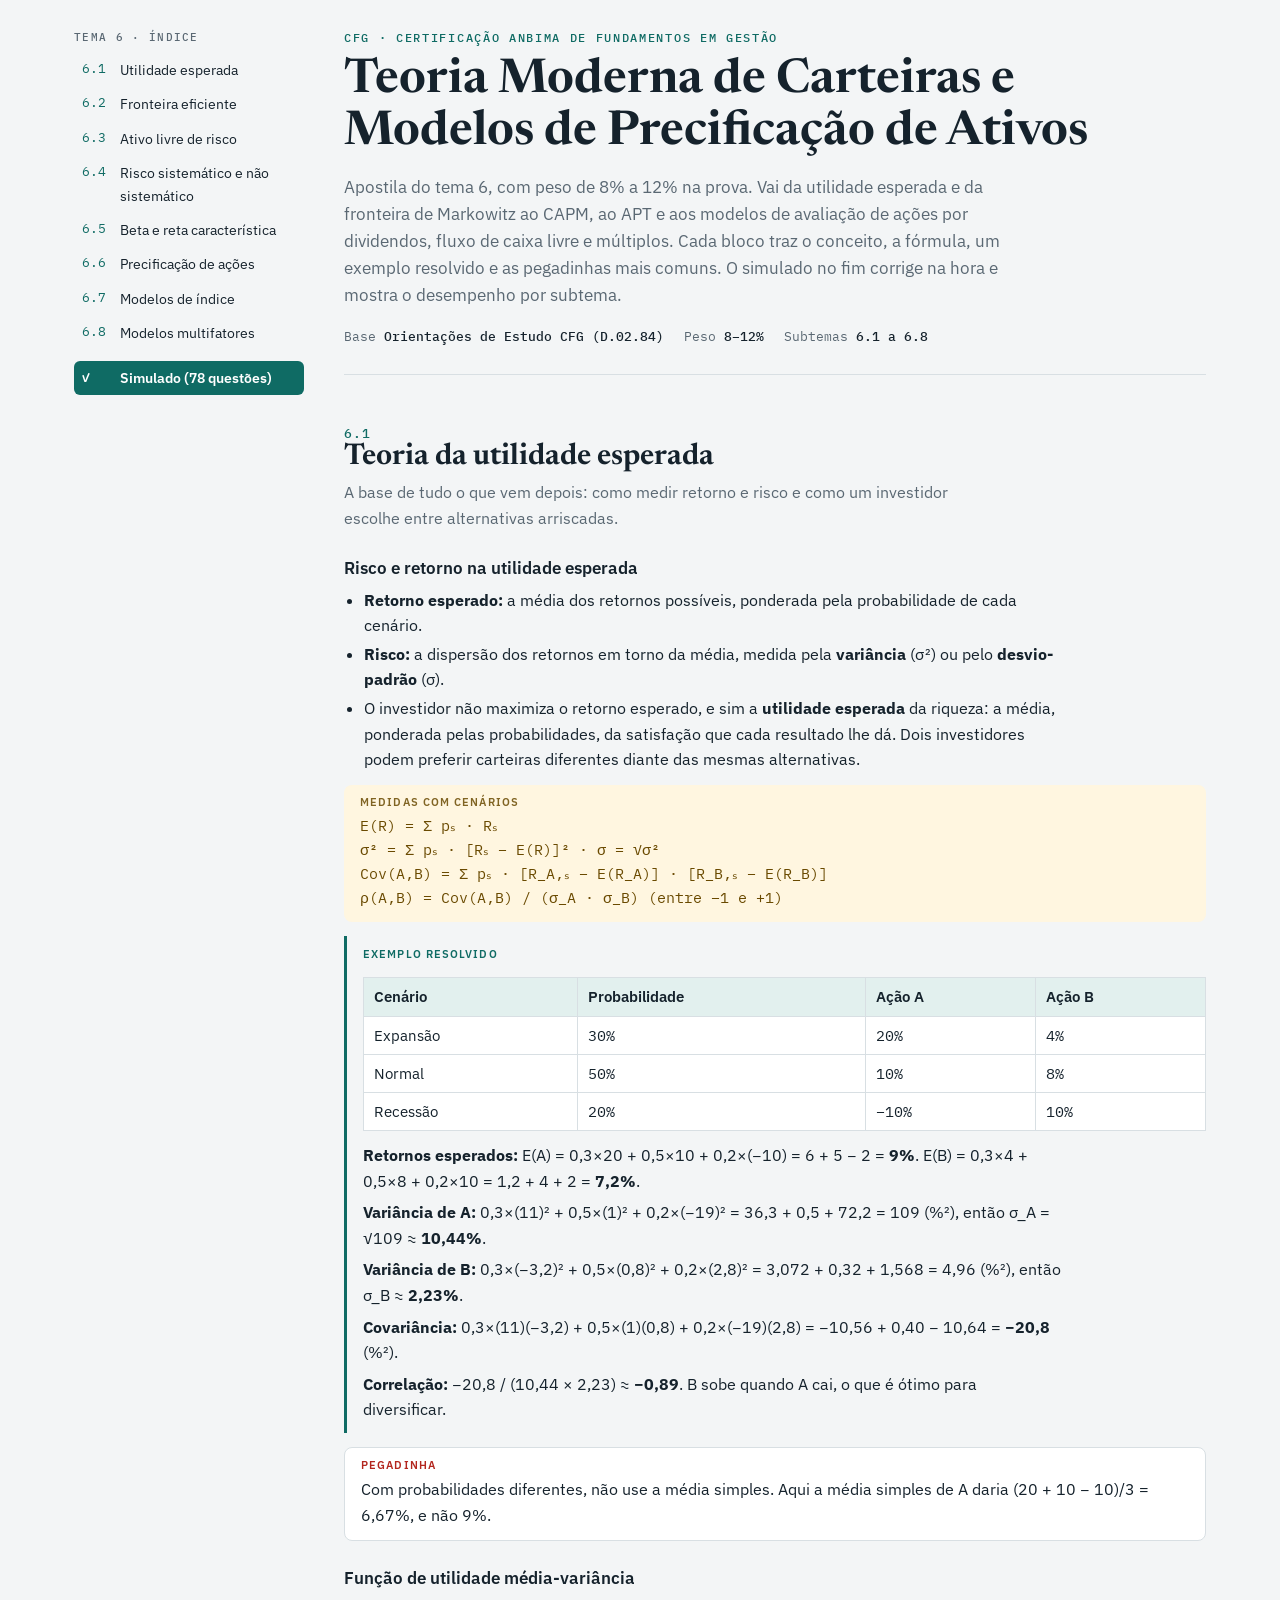
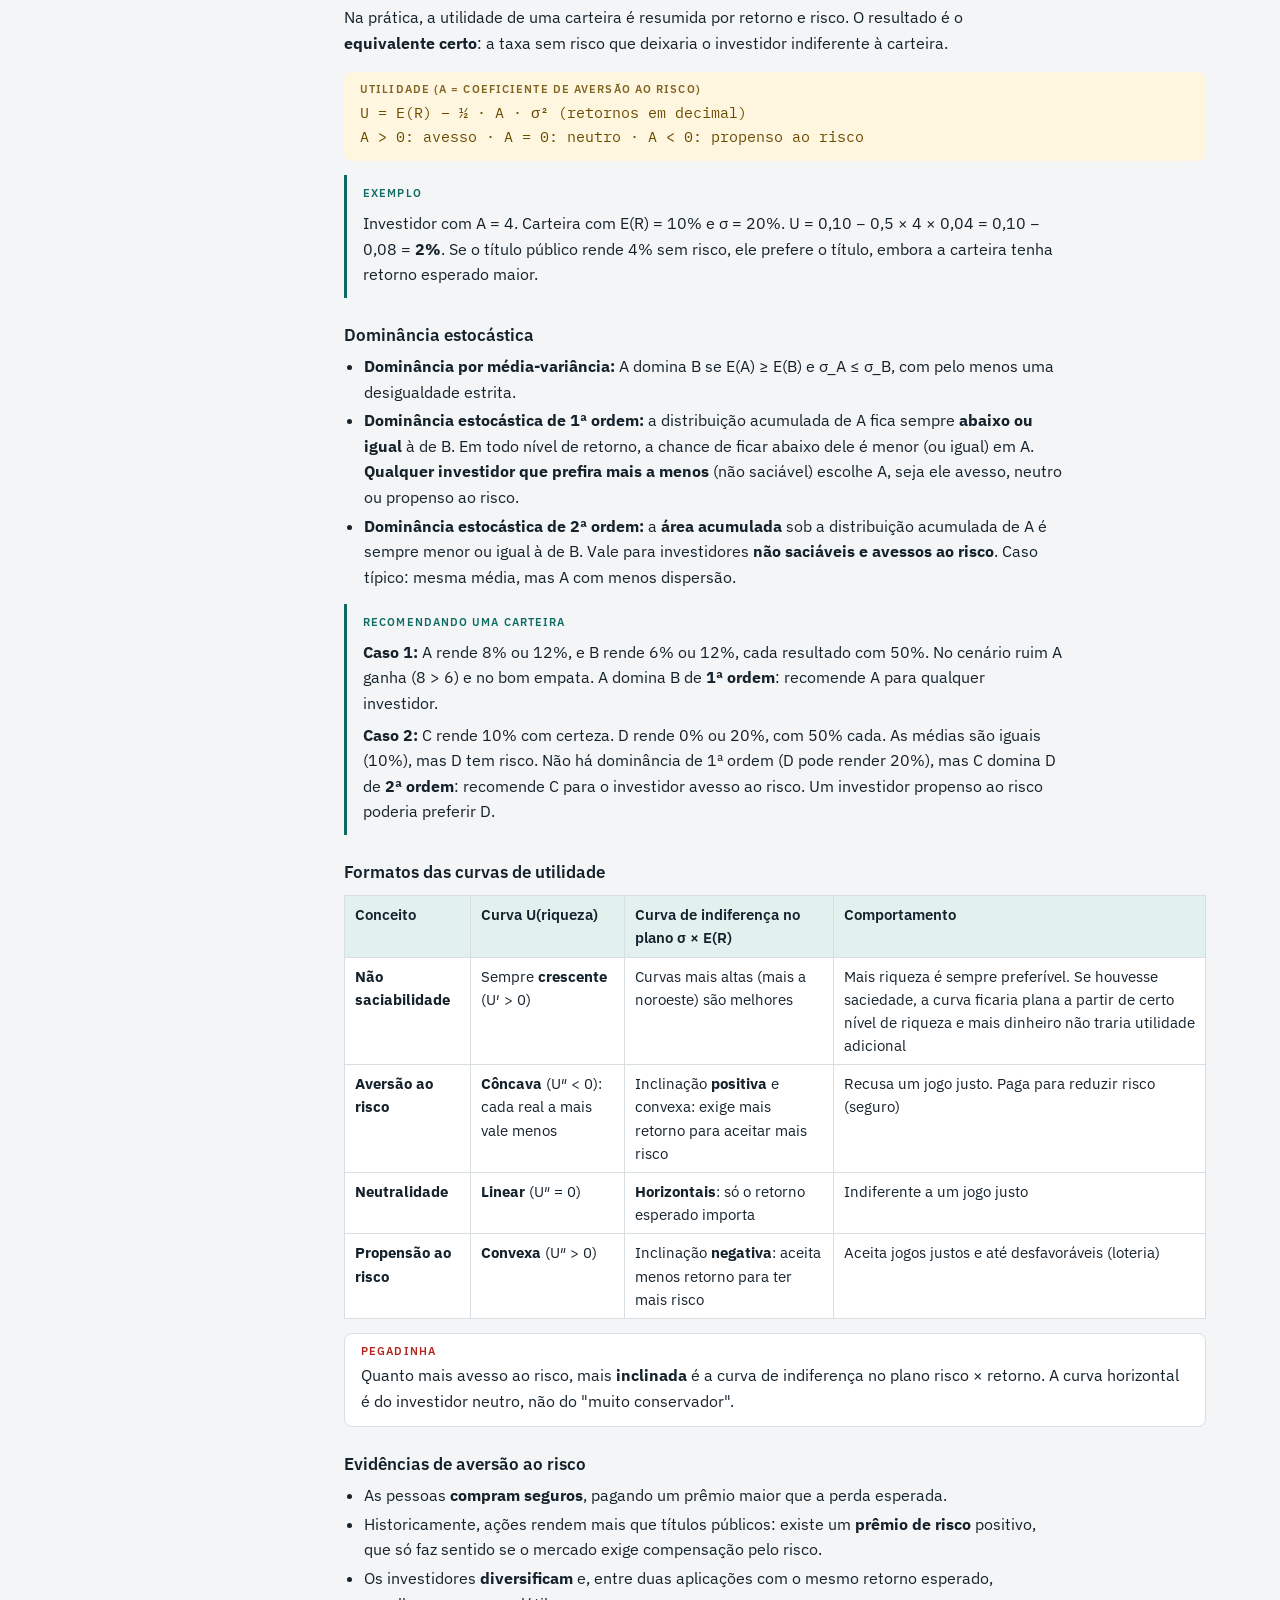
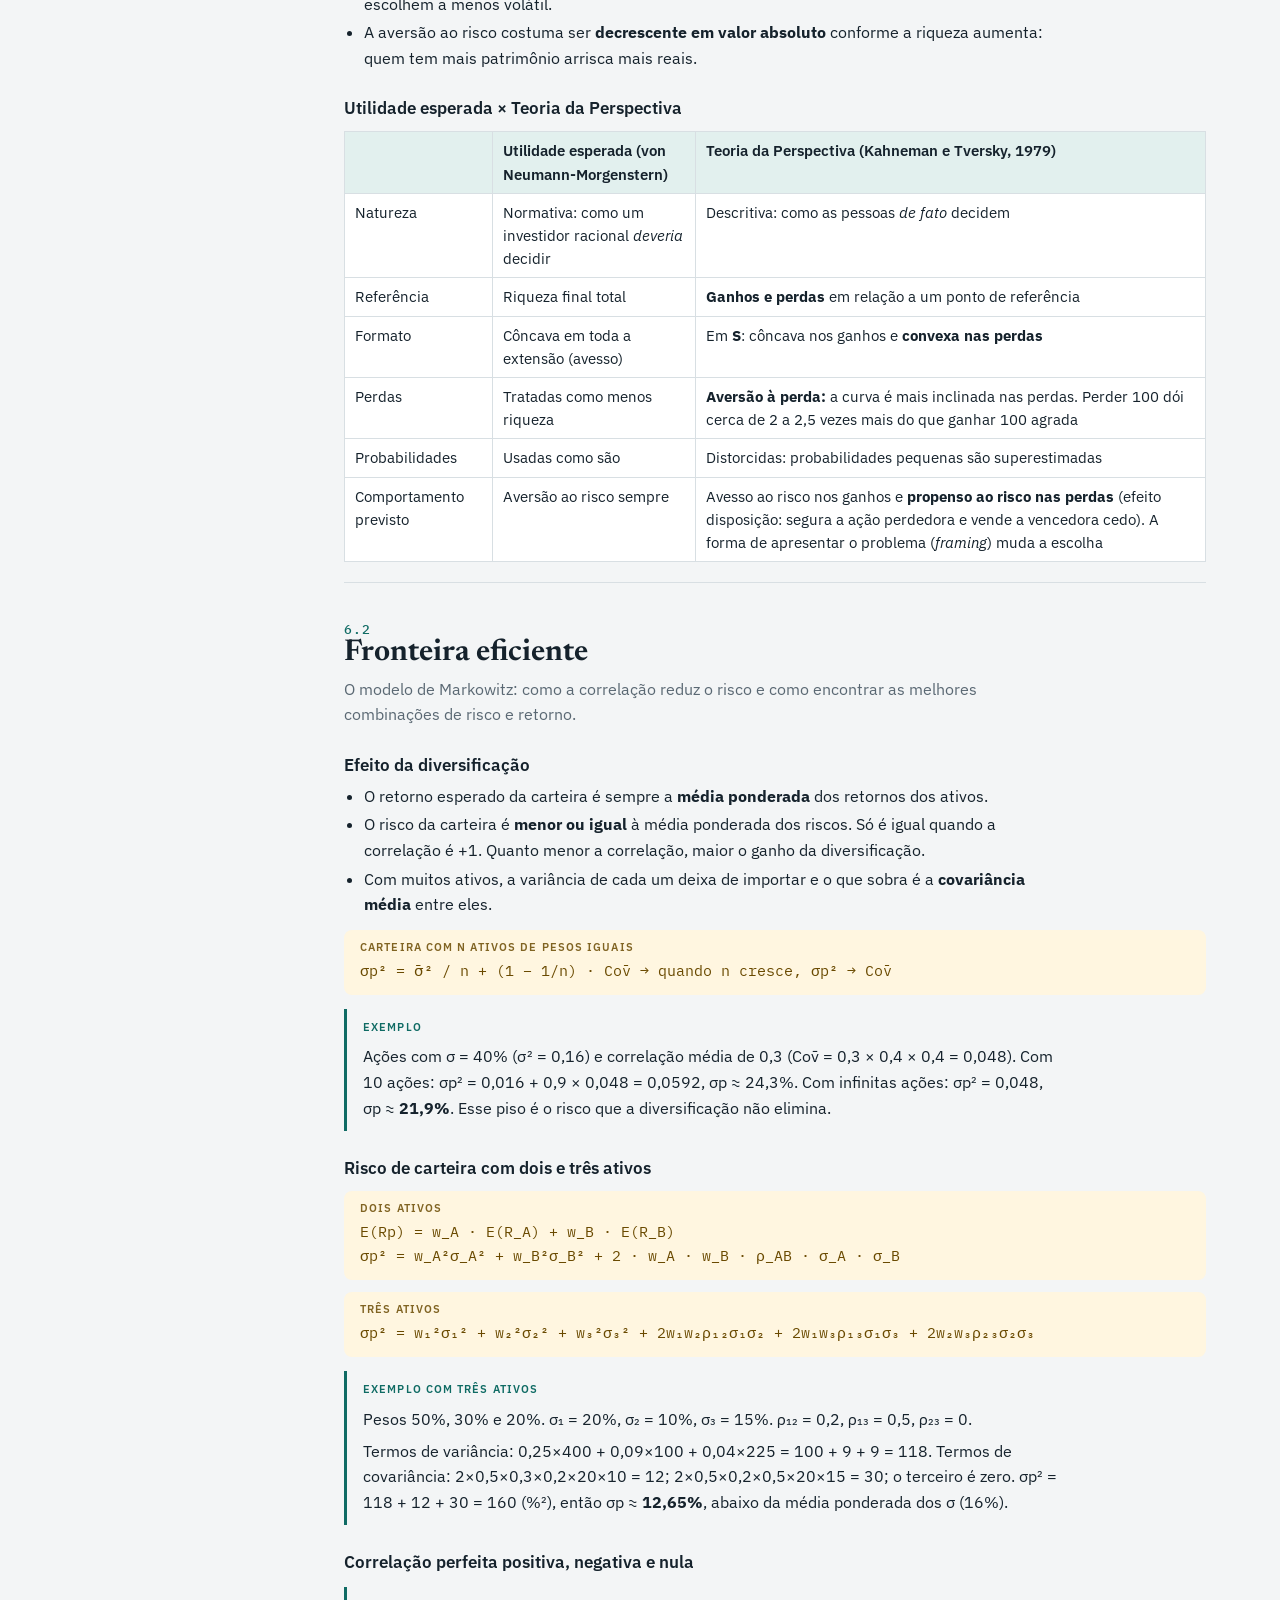
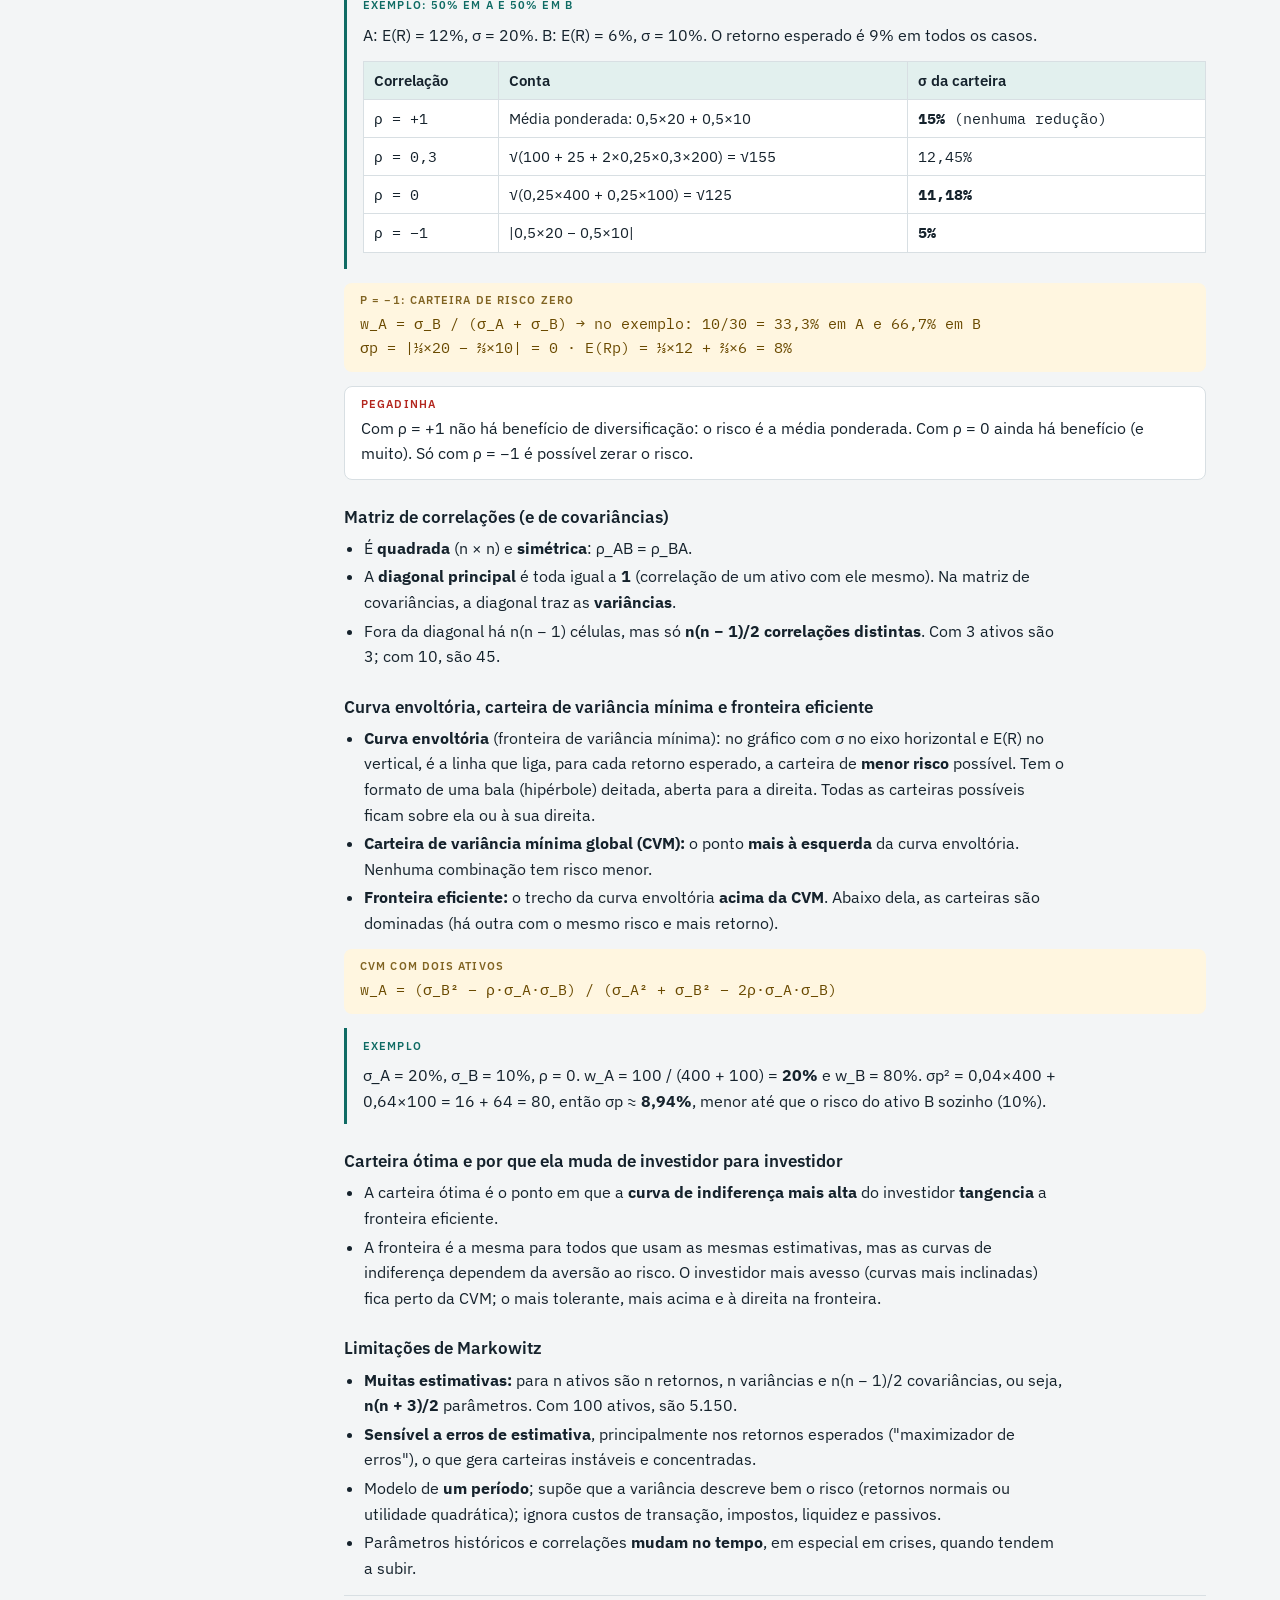
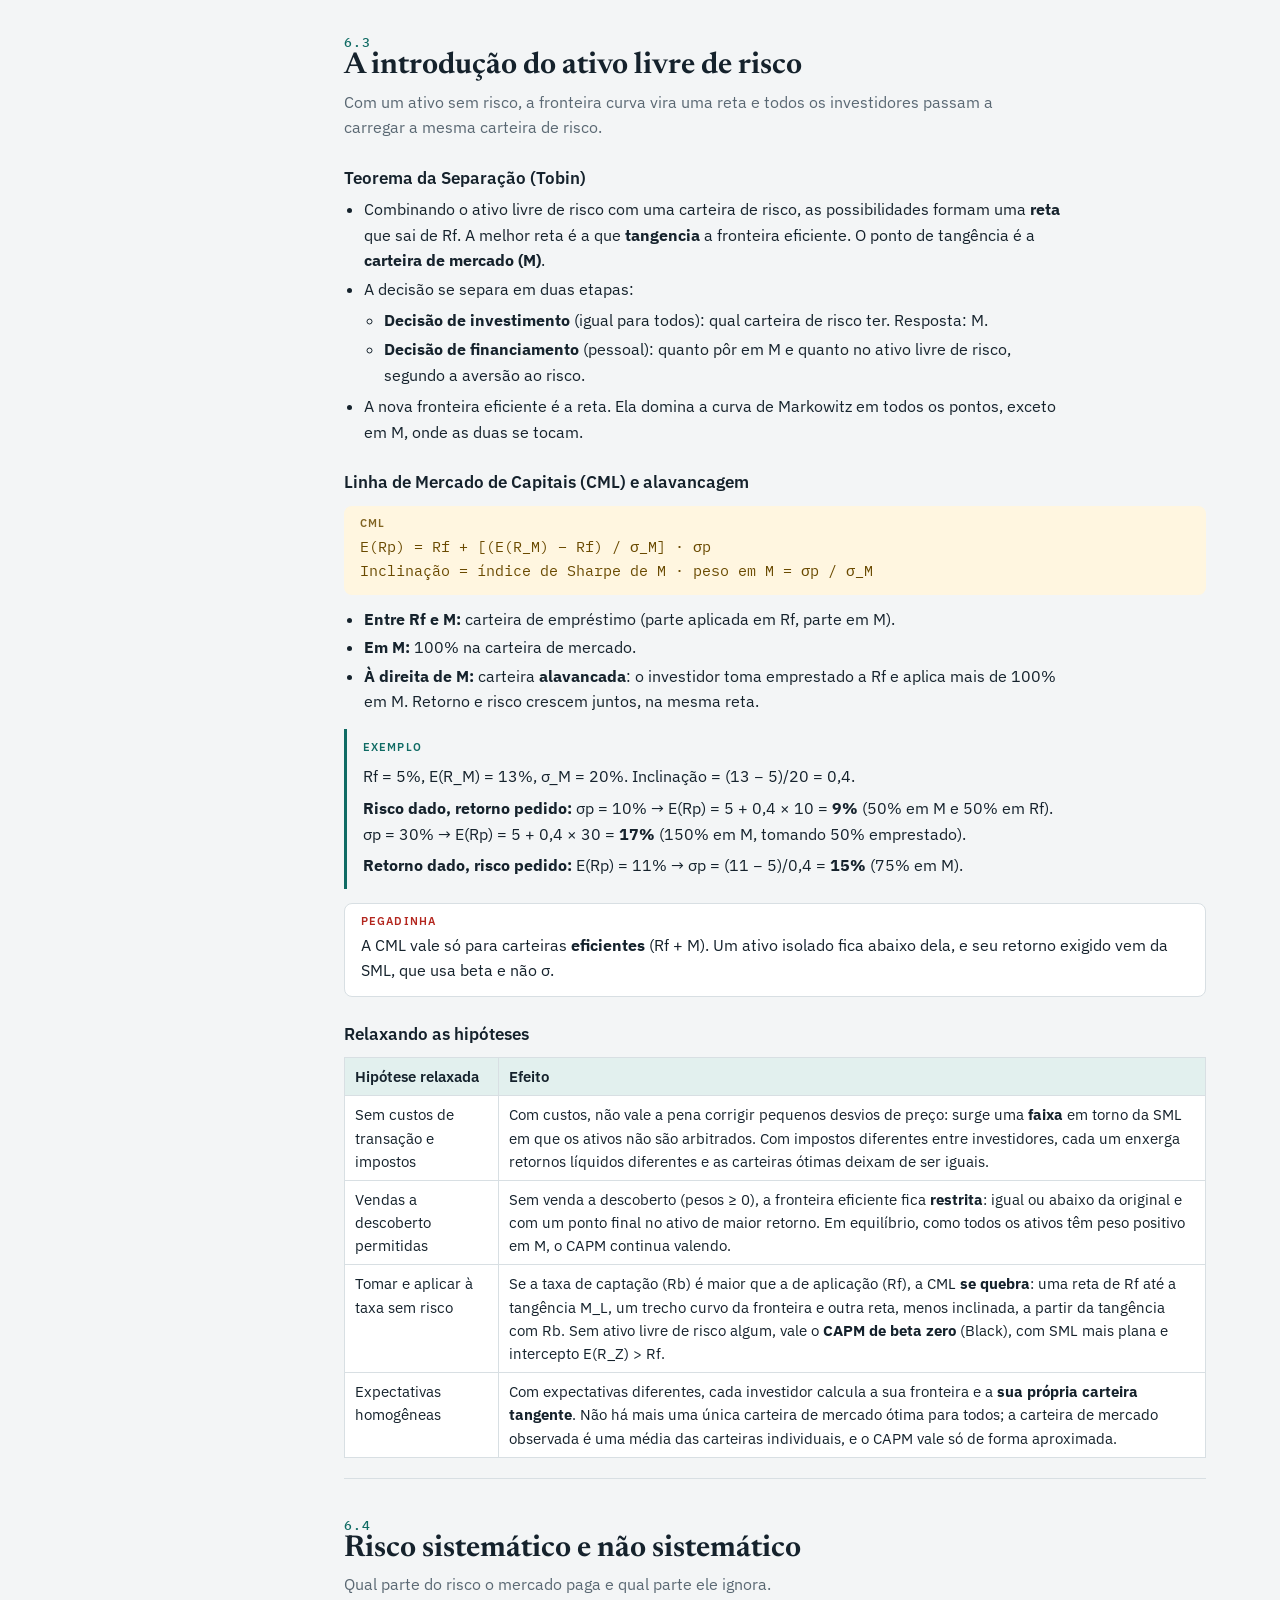
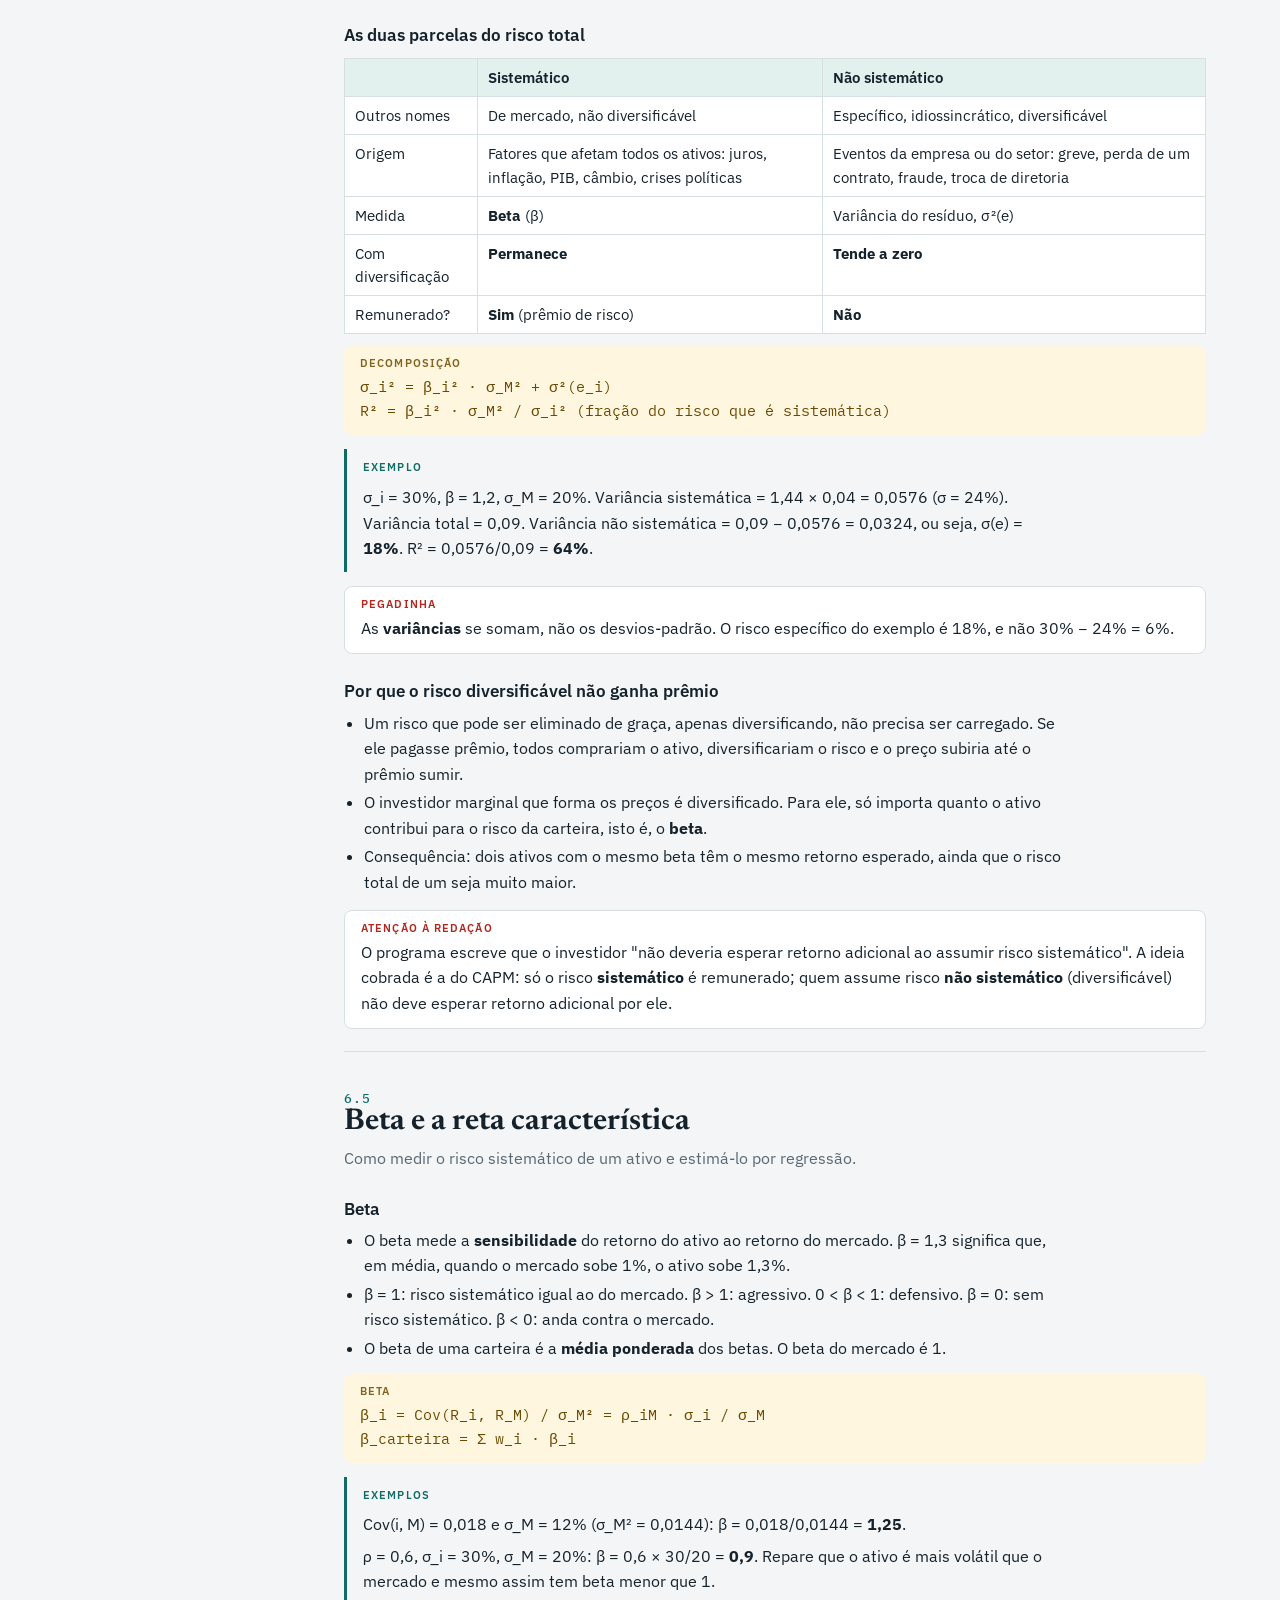
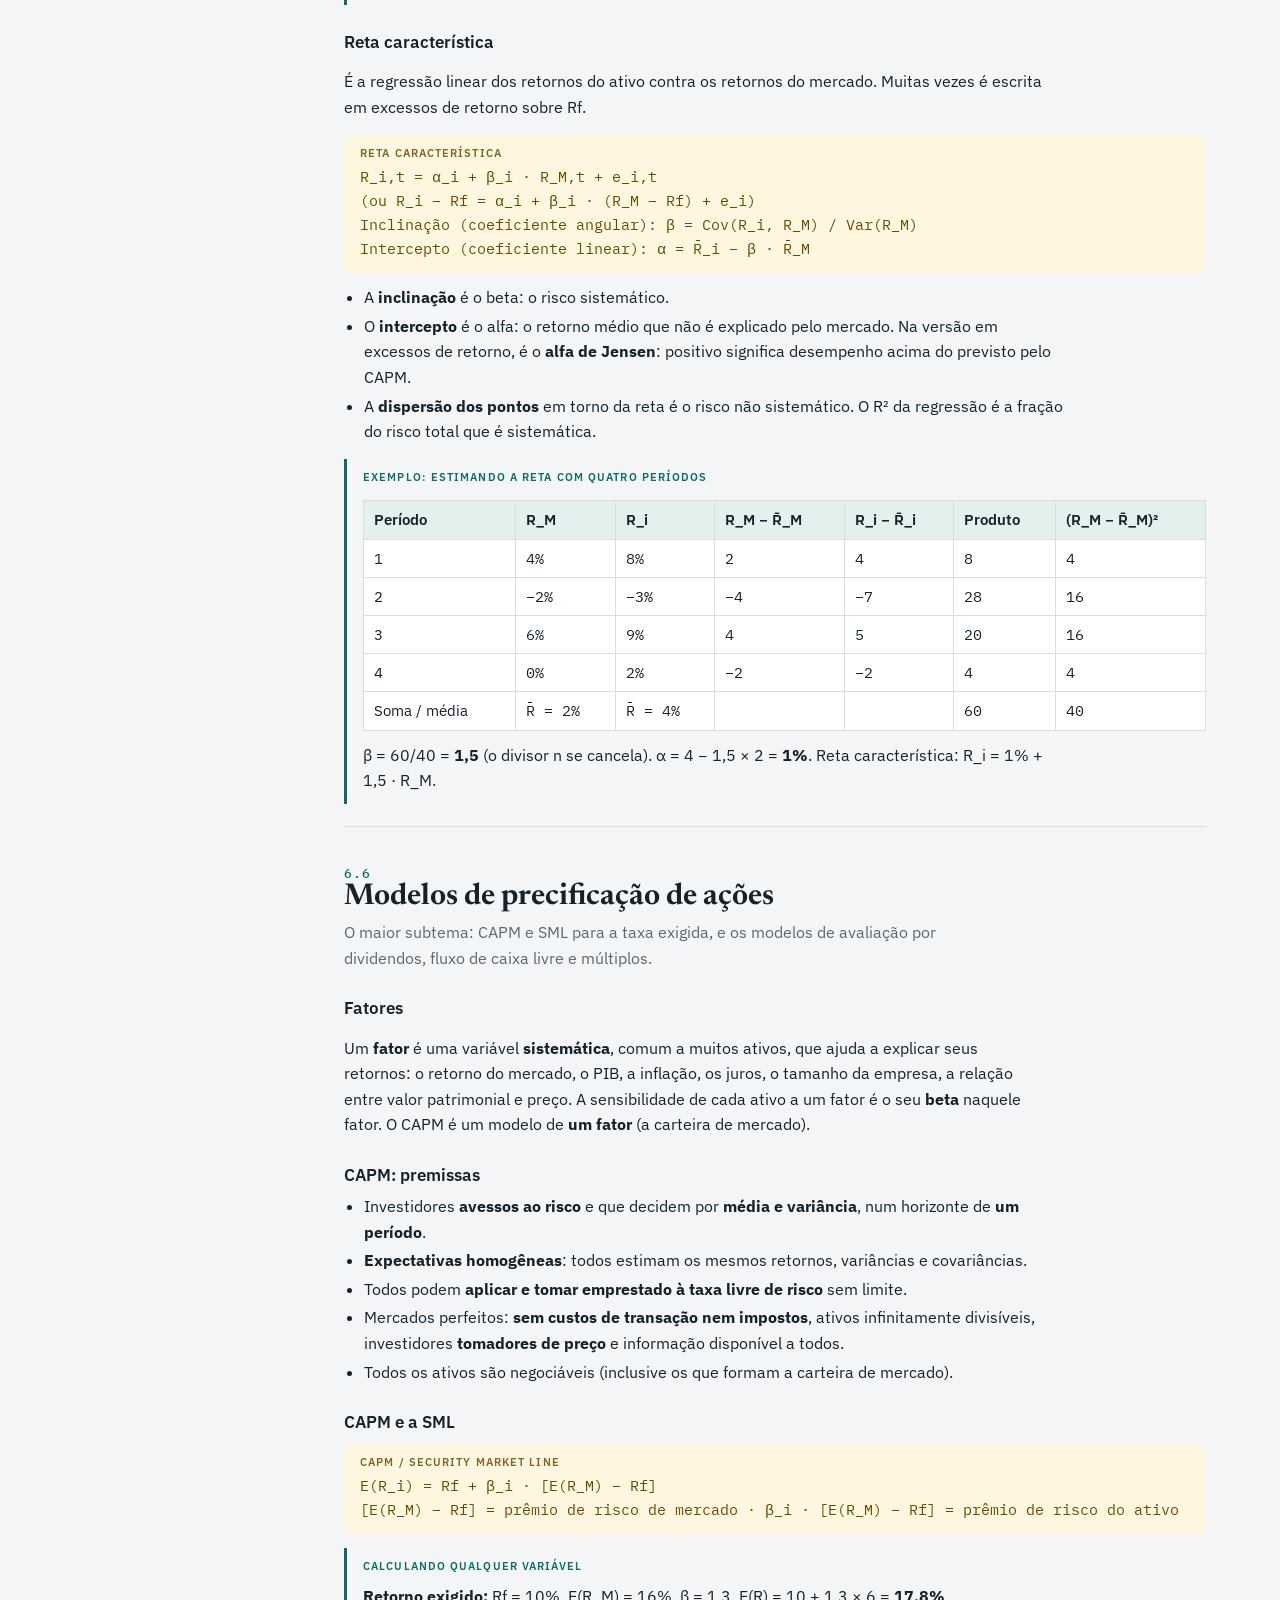
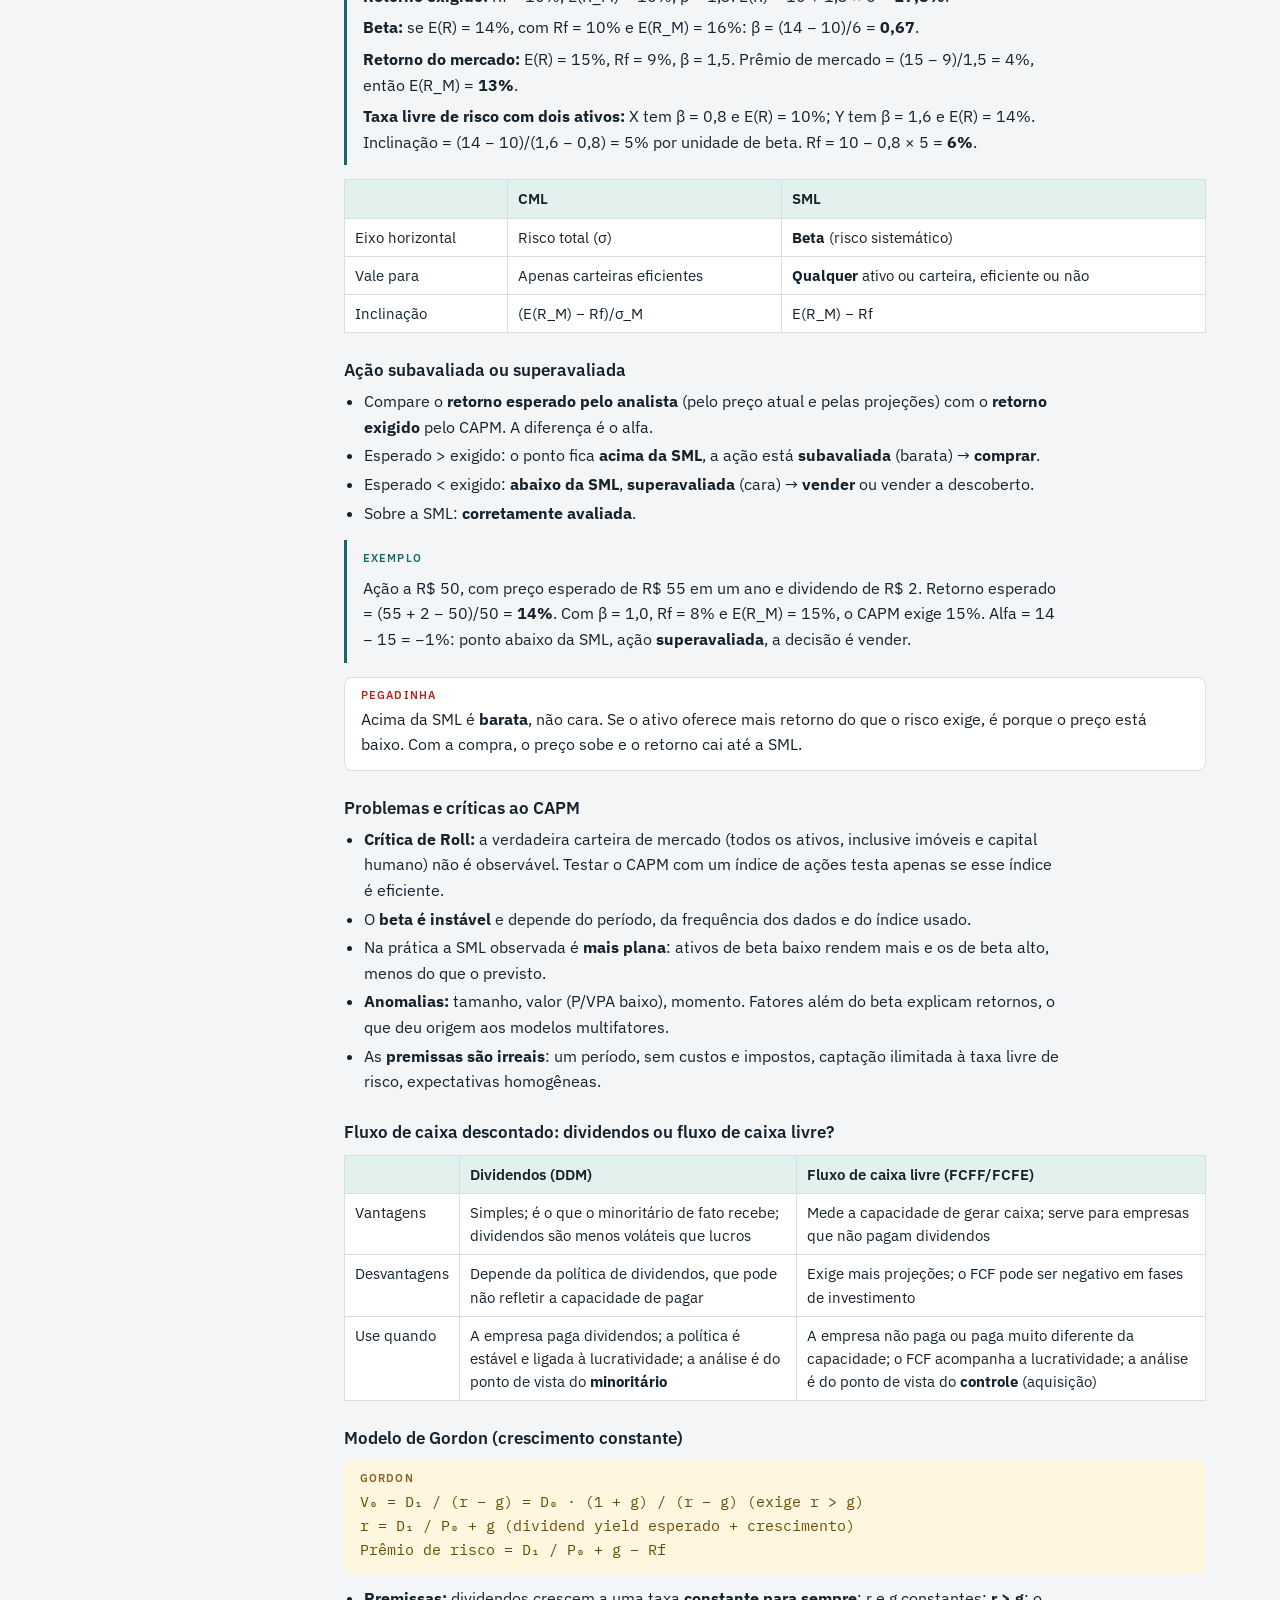
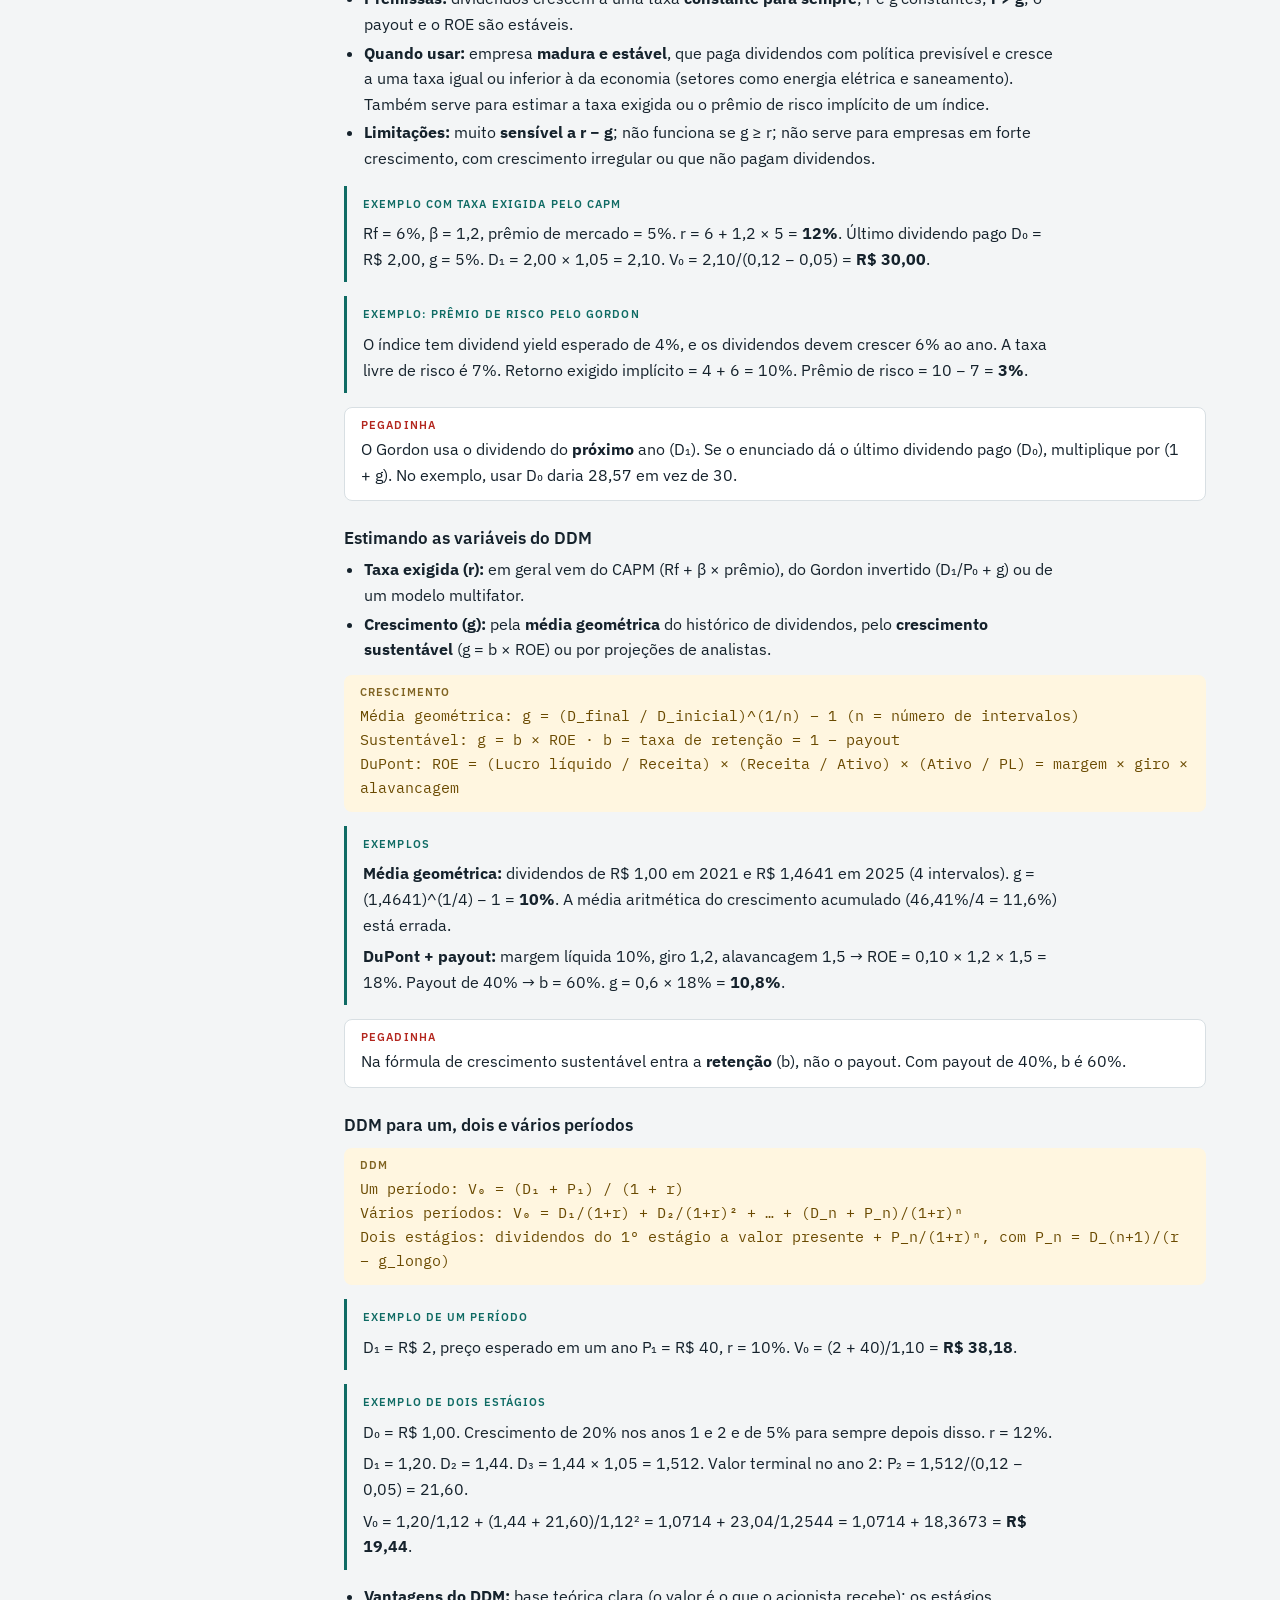
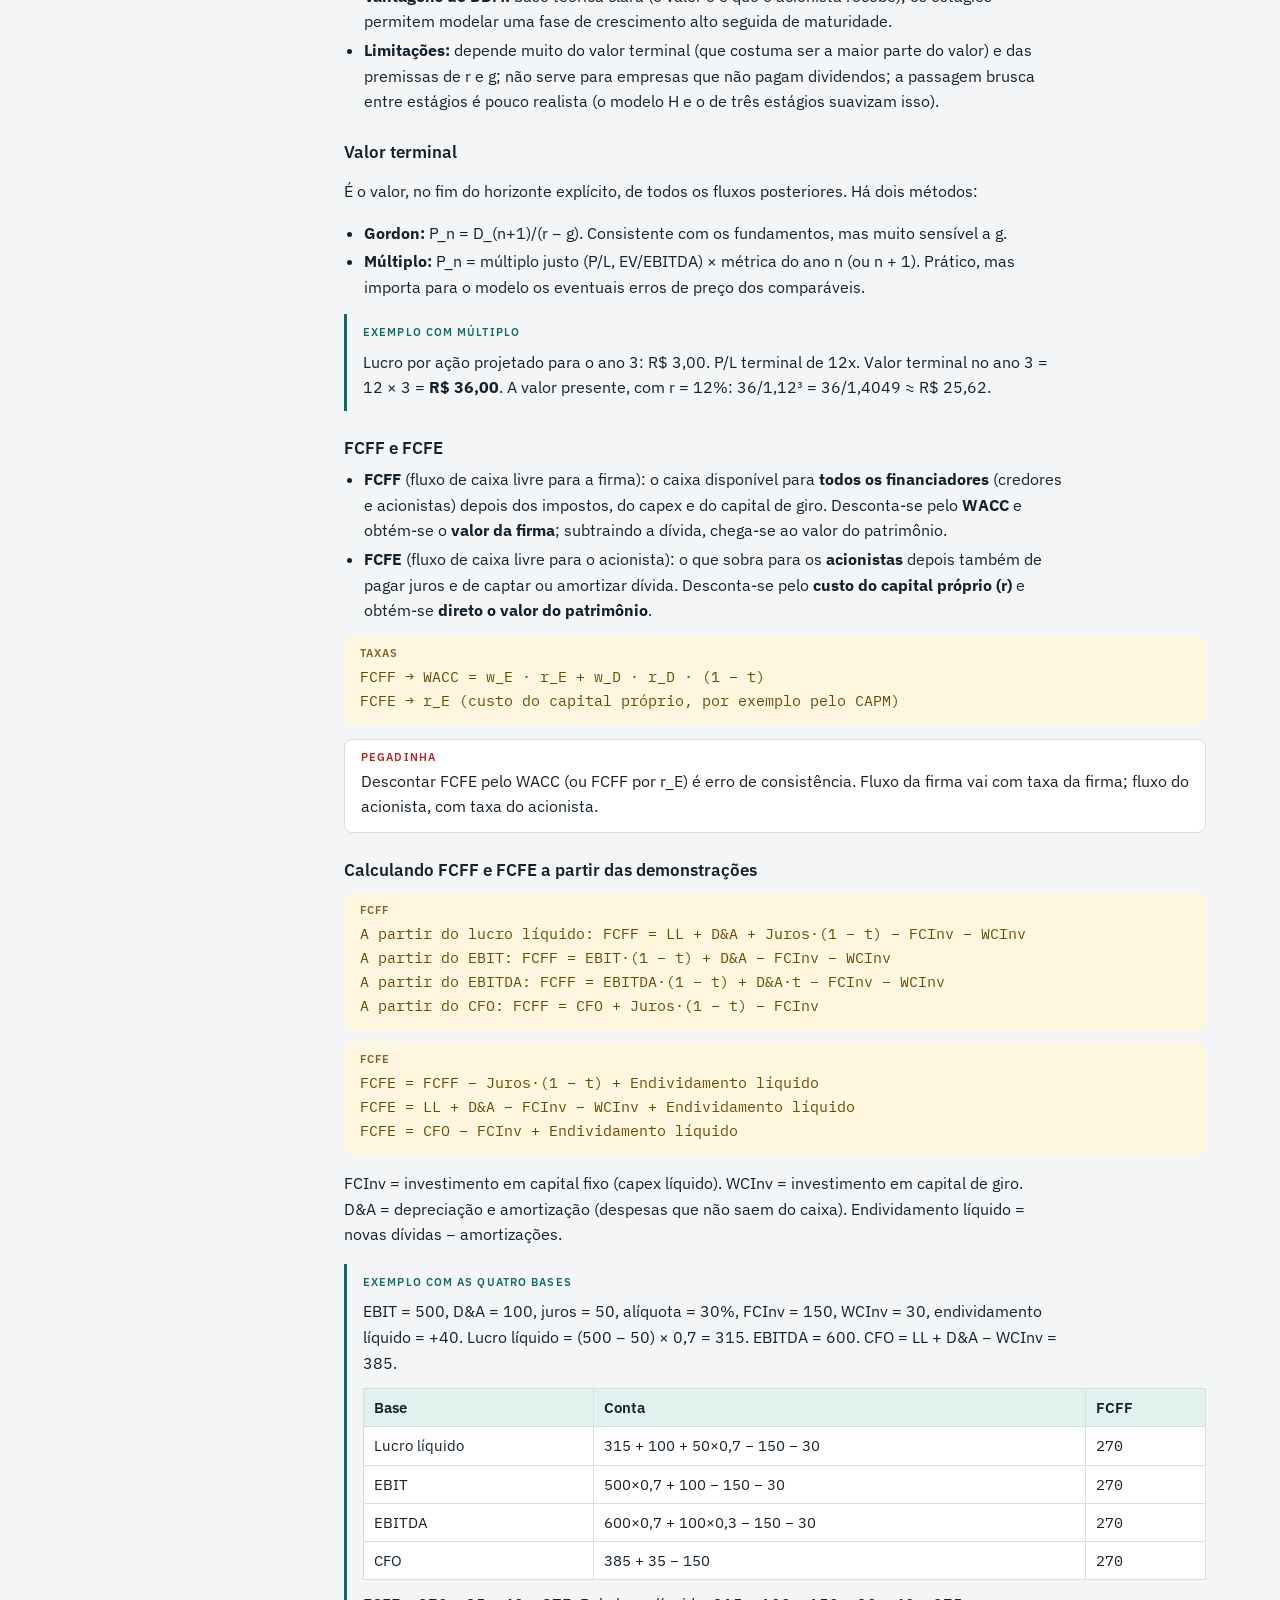
<file: apostilas/html/CFG Tema 6 - Teoria Moderna de Carteiras - Apostila e Simulado.html>
<!doctype html>
<html lang="pt-BR">
<head>
<meta charset="utf-8">
<meta name="viewport" content="width=device-width, initial-scale=1">
<title>CFG Tema 6 · Teoria Moderna de Carteiras</title>
<link rel="preconnect" href="https://fonts.googleapis.com">
<link rel="preconnect" href="https://fonts.gstatic.com" crossorigin>
<link rel="stylesheet" href="https://fonts.googleapis.com/css2?family=Newsreader:opsz,wght@6..72,500;6..72,650&family=IBM+Plex+Sans:wght@400;500;600&family=IBM+Plex+Mono:wght@400;500&display=swap">
<style>
/* Layout: apostila em coluna de leitura com índice lateral fixo; simulado no fim como "folha de prova". */
:root{
  --bg:#f3f5f6; --paper:#ffffff; --ink:#15222c; --muted:#5a6873; --line:#d8dfe3;
  --accent:#0f6b64; --accent-soft:#e2f0ee; --formula:#fff6e0; --formula-ink:#6a4a00;
  --ok:#1d7a3e; --ok-soft:#e3f3e8; --bad:#b3261e; --bad-soft:#fbe6e4;
  --f-display:"Newsreader", Georgia, "Times New Roman", serif;
  --f-body:"IBM Plex Sans", system-ui, -apple-system, "Segoe UI", sans-serif;
  --f-mono:"IBM Plex Mono", ui-monospace, Consolas, monospace;
}
@media (prefers-color-scheme: dark){:root:not([data-theme="light"]){
  --bg:#0f171d; --paper:#16212a; --ink:#e4ebef; --muted:#97a6b0; --line:#2a3945;
  --accent:#5cc2b8; --accent-soft:#16332f; --formula:#2c2412; --formula-ink:#f0cf86;
  --ok:#6fd08f; --ok-soft:#173222; --bad:#ff8a80; --bad-soft:#3a1c1a; color-scheme:dark}}
:root[data-theme="dark"]{
  --bg:#0f171d; --paper:#16212a; --ink:#e4ebef; --muted:#97a6b0; --line:#2a3945;
  --accent:#5cc2b8; --accent-soft:#16332f; --formula:#2c2412; --formula-ink:#f0cf86;
  --ok:#6fd08f; --ok-soft:#173222; --bad:#ff8a80; --bad-soft:#3a1c1a; color-scheme:dark}
*{box-sizing:border-box}
body{background:var(--bg);color:var(--ink);font:16px/1.6 var(--f-body);margin:0}
.wrap{display:grid;grid-template-columns:230px minmax(0,1fr);gap:40px;max-width:1180px;margin:0 auto;padding-inline:24px;padding-block:32px 80px}
nav.toc{position:sticky;top:calc(env(safe-area-inset-top,0px) + 20px);align-self:start;font-size:14px}
nav.toc .k{font:500 11px/1 var(--f-mono);letter-spacing:.12em;text-transform:uppercase;color:var(--muted);margin-bottom:10px}
nav.toc a{display:grid;grid-template-columns:34px 1fr;gap:4px;padding:6px 8px;border-radius:6px;color:var(--ink);text-decoration:none}
nav.toc a:hover,nav.toc a:focus-visible{background:var(--accent-soft);outline:none}
nav.toc a span:first-child{font-family:var(--f-mono);color:var(--accent);font-size:13px}
nav.toc a.quiz{margin-top:10px;background:var(--accent);color:var(--paper);font-weight:600}
nav.toc a.quiz span:first-child{color:var(--paper)}
main{min-width:0}
header.hero{padding-bottom:28px;border-bottom:1px solid var(--line);margin-bottom:12px}
.eyebrow{font:500 12px/1 var(--f-mono);letter-spacing:.14em;text-transform:uppercase;color:var(--accent)}
h1{font:650 clamp(32px,5vw,48px)/1.08 var(--f-display);margin:12px 0 14px;text-wrap:balance}
h2{font:650 30px/1.15 var(--f-display);margin:0 0 6px;text-wrap:balance}
h3{font:600 17px/1.3 var(--f-body);margin:26px 0 8px}
.lede{max-width:66ch;color:var(--muted);font-size:17px;margin:0}
.meta{display:flex;flex-wrap:wrap;gap:8px 20px;margin-top:18px;font:13px/1.4 var(--f-mono);color:var(--muted)}
.meta b{color:var(--ink);font-weight:500}
section.topic{padding-block:40px 8px;border-bottom:1px solid var(--line)}
.num{font:500 13px/1 var(--f-mono);color:var(--accent);letter-spacing:.06em}
.why{color:var(--muted);max-width:66ch;margin:0 0 6px}
p,li{max-width:70ch}
ul{padding-left:20px;margin:6px 0}
li{margin:3px 0}
.tbl{overflow-x:auto;margin:12px 0}
table{border-collapse:collapse;width:100%;font-size:14.5px;background:var(--paper)}
th,td{border:1px solid var(--line);padding:7px 10px;text-align:left;vertical-align:top}
th{background:var(--accent-soft);font-weight:600}
td.n{font-family:var(--f-mono);font-variant-numeric:tabular-nums;white-space:nowrap}
.formula{background:var(--formula);color:var(--formula-ink);border-radius:8px;padding:12px 16px;margin:12px 0;font:15px/1.6 var(--f-mono);overflow-x:auto}
.formula .lbl{display:block;font:600 11px/1 var(--f-body);letter-spacing:.1em;text-transform:uppercase;margin-bottom:6px;opacity:.85}
.ex{border-left:3px solid var(--accent);padding:4px 0 4px 16px;margin:14px 0}
.ex .lbl{font:600 11px/1 var(--f-body);letter-spacing:.1em;text-transform:uppercase;color:var(--accent)}
.ex p{margin:6px 0}
.pegadinha{background:var(--paper);border:1px solid var(--line);border-radius:8px;padding:12px 16px;margin:14px 0}
.pegadinha b:first-child{font:600 11px/1 var(--f-body);letter-spacing:.1em;text-transform:uppercase;color:var(--bad);display:block;margin-bottom:6px}
code{font-family:var(--f-mono);font-size:.92em}
/* Simulado */
#simulado{padding-top:44px}
.qbar{display:flex;flex-wrap:wrap;gap:10px;align-items:center;margin:14px 0 20px}
.qbar label{font-size:14px;color:var(--muted)}
select,button{font:inherit}
select{padding:8px 10px;border:1px solid var(--line);border-radius:6px;background:var(--paper);color:var(--ink)}
button{cursor:pointer;border-radius:6px;padding:9px 16px;border:1px solid var(--accent);background:var(--accent);color:var(--paper);font-weight:600}
button.ghost{background:transparent;color:var(--accent)}
button:focus-visible,select:focus-visible,.opt:focus-visible{outline:3px solid var(--accent);outline-offset:2px}
button:disabled{opacity:.45;cursor:default}
.card{background:var(--paper);border:1px solid var(--line);border-radius:10px;padding:22px}
.qhead{display:flex;justify-content:space-between;gap:12px;flex-wrap:wrap;font:13px/1.4 var(--f-mono);color:var(--muted)}
.progress{height:4px;background:var(--line);border-radius:4px;margin:10px 0 18px;overflow:hidden}
.progress i{display:block;height:100%;background:var(--accent);width:0;transition:width .25s}
.qtext{font:600 18px/1.45 var(--f-body);margin:0 0 16px}
.opts{display:grid;gap:8px}
.opt{display:grid;grid-template-columns:28px 1fr;gap:8px;text-align:left;padding:11px 14px;border:1px solid var(--line);border-radius:8px;background:var(--bg);color:var(--ink);font-weight:400}
.opt:hover:not(:disabled){border-color:var(--accent)}
.opt .l{font-family:var(--f-mono);color:var(--muted)}
.opt.ok{background:var(--ok-soft);border-color:var(--ok)}
.opt.bad{background:var(--bad-soft);border-color:var(--bad)}
.opt:disabled{cursor:default;opacity:1}
.fb{margin-top:16px;padding:12px 16px;border-radius:8px;background:var(--accent-soft)}
.fb strong.ok{color:var(--ok)} .fb strong.bad{color:var(--bad)}
.nav2{display:flex;justify-content:space-between;gap:10px;margin-top:18px;flex-wrap:wrap}
.score{font:650 44px/1 var(--f-display)}
.bars{display:grid;gap:8px;margin:18px 0}
.bar{display:grid;grid-template-columns:minmax(0,210px) 1fr 70px;gap:10px;align-items:center;font-size:14px}
.bar .t{height:10px;background:var(--line);border-radius:5px;overflow:hidden}
.bar .t i{display:block;height:100%;background:var(--accent)}
.bar .v{font-family:var(--f-mono);font-variant-numeric:tabular-nums;text-align:right}
.hint{font-size:13px;color:var(--muted)}
@media (max-width:860px){
  .wrap{grid-template-columns:1fr;gap:12px;padding-inline:16px}
  nav.toc{position:static;display:flex;flex-wrap:wrap;gap:4px}
  nav.toc .k{width:100%}
  nav.toc a{grid-template-columns:auto 1fr;padding:5px 8px;border:1px solid var(--line)}
  .bar{grid-template-columns:1fr 60px}
  .bar .t{grid-column:1/-1;order:3}
}
@media (prefers-reduced-motion:reduce){.progress i{transition:none}}

@media print{
  body{background:#fff;color:#000;font-size:11pt}
  .wrap{display:block;max-width:none;padding:0}
  nav.toc{display:none}
  section.topic{break-inside:auto;padding-block:18px 4px}
  h2,h3{break-after:avoid}
  table,.formula,.ex,.pegadinha{break-inside:avoid}
  .formula{background:#f6f1e2;color:#000}
  th{background:#e8eef0}
}
</style>
</head>
<body>
<div class="wrap">
<nav class="toc" aria-label="Índice">
  <div class="k">Tema 6 · índice</div>
  <a href="#t61"><span>6.1</span><span>Utilidade esperada</span></a>
  <a href="#t62"><span>6.2</span><span>Fronteira eficiente</span></a>
  <a href="#t63"><span>6.3</span><span>Ativo livre de risco</span></a>
  <a href="#t64"><span>6.4</span><span>Risco sistemático e não sistemático</span></a>
  <a href="#t65"><span>6.5</span><span>Beta e reta característica</span></a>
  <a href="#t66"><span>6.6</span><span>Precificação de ações</span></a>
  <a href="#t67"><span>6.7</span><span>Modelos de índice</span></a>
  <a href="#t68"><span>6.8</span><span>Modelos multifatores</span></a>
  <a href="#simulado" class="quiz"><span>✓</span><span>Simulado (78 questões)</span></a>
</nav>

<main>
<header class="hero">
  <div class="eyebrow">CFG · Certificação ANBIMA de Fundamentos em Gestão</div>
  <h1>Teoria Moderna de Carteiras e Modelos de Precificação de Ativos</h1>
  <p class="lede">Apostila do tema 6, com peso de 8% a 12% na prova. Vai da utilidade esperada e da fronteira de Markowitz ao CAPM, ao APT e aos modelos de avaliação de ações por dividendos, fluxo de caixa livre e múltiplos. Cada bloco traz o conceito, a fórmula, um exemplo resolvido e as pegadinhas mais comuns. O simulado no fim corrige na hora e mostra o desempenho por subtema.</p>
  <div class="meta"><span>Base <b>Orientações de Estudo CFG (D.02.84)</b></span><span>Peso <b>8–12%</b></span><span>Subtemas <b>6.1 a 6.8</b></span></div>
</header>

<!-- 6.1 -->
<section class="topic" id="t61">
  <div class="num">6.1</div>
  <h2>Teoria da utilidade esperada</h2>
  <p class="why">A base de tudo o que vem depois: como medir retorno e risco e como um investidor escolhe entre alternativas arriscadas.</p>

  <h3>Risco e retorno na utilidade esperada</h3>
  <ul>
    <li><b>Retorno esperado:</b> a média dos retornos possíveis, ponderada pela probabilidade de cada cenário.</li>
    <li><b>Risco:</b> a dispersão dos retornos em torno da média, medida pela <b>variância</b> (σ²) ou pelo <b>desvio-padrão</b> (σ).</li>
    <li>O investidor não maximiza o retorno esperado, e sim a <b>utilidade esperada</b> da riqueza: a média, ponderada pelas probabilidades, da satisfação que cada resultado lhe dá. Dois investidores podem preferir carteiras diferentes diante das mesmas alternativas.</li>
  </ul>
  <div class="formula"><span class="lbl">Medidas com cenários</span>E(R) = Σ pₛ · Rₛ<br>σ² = Σ pₛ · [Rₛ − E(R)]²   ·   σ = √σ²<br>Cov(A,B) = Σ pₛ · [R_A,ₛ − E(R_A)] · [R_B,ₛ − E(R_B)]<br>ρ(A,B) = Cov(A,B) / (σ_A · σ_B)   (entre −1 e +1)</div>
  <div class="ex"><span class="lbl">Exemplo resolvido</span>
    <div class="tbl"><table>
      <tr><th>Cenário</th><th>Probabilidade</th><th>Ação A</th><th>Ação B</th></tr>
      <tr><td>Expansão</td><td class="n">30%</td><td class="n">20%</td><td class="n">4%</td></tr>
      <tr><td>Normal</td><td class="n">50%</td><td class="n">10%</td><td class="n">8%</td></tr>
      <tr><td>Recessão</td><td class="n">20%</td><td class="n">−10%</td><td class="n">10%</td></tr>
    </table></div>
    <p><b>Retornos esperados:</b> E(A) = 0,3×20 + 0,5×10 + 0,2×(−10) = 6 + 5 − 2 = <b>9%</b>. E(B) = 0,3×4 + 0,5×8 + 0,2×10 = 1,2 + 4 + 2 = <b>7,2%</b>.</p>
    <p><b>Variância de A:</b> 0,3×(11)² + 0,5×(1)² + 0,2×(−19)² = 36,3 + 0,5 + 72,2 = 109 (%²), então σ_A = √109 ≈ <b>10,44%</b>.</p>
    <p><b>Variância de B:</b> 0,3×(−3,2)² + 0,5×(0,8)² + 0,2×(2,8)² = 3,072 + 0,32 + 1,568 = 4,96 (%²), então σ_B ≈ <b>2,23%</b>.</p>
    <p><b>Covariância:</b> 0,3×(11)(−3,2) + 0,5×(1)(0,8) + 0,2×(−19)(2,8) = −10,56 + 0,40 − 10,64 = <b>−20,8</b> (%²).</p>
    <p><b>Correlação:</b> −20,8 / (10,44 × 2,23) ≈ <b>−0,89</b>. B sobe quando A cai, o que é ótimo para diversificar.</p>
  </div>
  <div class="pegadinha"><b>Pegadinha</b>Com probabilidades diferentes, não use a média simples. Aqui a média simples de A daria (20 + 10 − 10)/3 = 6,67%, e não 9%.</div>

  <h3>Função de utilidade média-variância</h3>
  <p>Na prática, a utilidade de uma carteira é resumida por retorno e risco. O resultado é o <b>equivalente certo</b>: a taxa sem risco que deixaria o investidor indiferente à carteira.</p>
  <div class="formula"><span class="lbl">Utilidade (A = coeficiente de aversão ao risco)</span>U = E(R) − ½ · A · σ²   (retornos em decimal)<br>A &gt; 0: avesso   ·   A = 0: neutro   ·   A &lt; 0: propenso ao risco</div>
  <div class="ex"><span class="lbl">Exemplo</span>
    <p>Investidor com A = 4. Carteira com E(R) = 10% e σ = 20%. U = 0,10 − 0,5 × 4 × 0,04 = 0,10 − 0,08 = <b>2%</b>. Se o título público rende 4% sem risco, ele prefere o título, embora a carteira tenha retorno esperado maior.</p>
  </div>

  <h3>Dominância estocástica</h3>
  <ul>
    <li><b>Dominância por média-variância:</b> A domina B se E(A) ≥ E(B) e σ_A ≤ σ_B, com pelo menos uma desigualdade estrita.</li>
    <li><b>Dominância estocástica de 1ª ordem:</b> a distribuição acumulada de A fica sempre <b>abaixo ou igual</b> à de B. Em todo nível de retorno, a chance de ficar abaixo dele é menor (ou igual) em A. <b>Qualquer investidor que prefira mais a menos</b> (não saciável) escolhe A, seja ele avesso, neutro ou propenso ao risco.</li>
    <li><b>Dominância estocástica de 2ª ordem:</b> a <b>área acumulada</b> sob a distribuição acumulada de A é sempre menor ou igual à de B. Vale para investidores <b>não saciáveis e avessos ao risco</b>. Caso típico: mesma média, mas A com menos dispersão.</li>
  </ul>
  <div class="ex"><span class="lbl">Recomendando uma carteira</span>
    <p><b>Caso 1:</b> A rende 8% ou 12%, e B rende 6% ou 12%, cada resultado com 50%. No cenário ruim A ganha (8 &gt; 6) e no bom empata. A domina B de <b>1ª ordem</b>: recomende A para qualquer investidor.</p>
    <p><b>Caso 2:</b> C rende 10% com certeza. D rende 0% ou 20%, com 50% cada. As médias são iguais (10%), mas D tem risco. Não há dominância de 1ª ordem (D pode render 20%), mas C domina D de <b>2ª ordem</b>: recomende C para o investidor avesso ao risco. Um investidor propenso ao risco poderia preferir D.</p>
  </div>

  <h3>Formatos das curvas de utilidade</h3>
  <div class="tbl"><table>
    <tr><th>Conceito</th><th>Curva U(riqueza)</th><th>Curva de indiferença no plano σ × E(R)</th><th>Comportamento</th></tr>
    <tr><td><b>Não saciabilidade</b></td><td>Sempre <b>crescente</b> (U′ &gt; 0)</td><td>Curvas mais altas (mais a noroeste) são melhores</td><td>Mais riqueza é sempre preferível. Se houvesse saciedade, a curva ficaria plana a partir de certo nível de riqueza e mais dinheiro não traria utilidade adicional</td></tr>
    <tr><td><b>Aversão ao risco</b></td><td><b>Côncava</b> (U″ &lt; 0): cada real a mais vale menos</td><td>Inclinação <b>positiva</b> e convexa: exige mais retorno para aceitar mais risco</td><td>Recusa um jogo justo. Paga para reduzir risco (seguro)</td></tr>
    <tr><td><b>Neutralidade</b></td><td><b>Linear</b> (U″ = 0)</td><td><b>Horizontais</b>: só o retorno esperado importa</td><td>Indiferente a um jogo justo</td></tr>
    <tr><td><b>Propensão ao risco</b></td><td><b>Convexa</b> (U″ &gt; 0)</td><td>Inclinação <b>negativa</b>: aceita menos retorno para ter mais risco</td><td>Aceita jogos justos e até desfavoráveis (loteria)</td></tr>
  </table></div>
  <div class="pegadinha"><b>Pegadinha</b>Quanto mais avesso ao risco, mais <b>inclinada</b> é a curva de indiferença no plano risco × retorno. A curva horizontal é do investidor neutro, não do "muito conservador".</div>

  <h3>Evidências de aversão ao risco</h3>
  <ul>
    <li>As pessoas <b>compram seguros</b>, pagando um prêmio maior que a perda esperada.</li>
    <li>Historicamente, ações rendem mais que títulos públicos: existe um <b>prêmio de risco</b> positivo, que só faz sentido se o mercado exige compensação pelo risco.</li>
    <li>Os investidores <b>diversificam</b> e, entre duas aplicações com o mesmo retorno esperado, escolhem a menos volátil.</li>
    <li>A aversão ao risco costuma ser <b>decrescente em valor absoluto</b> conforme a riqueza aumenta: quem tem mais patrimônio arrisca mais reais.</li>
  </ul>

  <h3>Utilidade esperada × Teoria da Perspectiva</h3>
  <div class="tbl"><table>
    <tr><th></th><th>Utilidade esperada (von Neumann-Morgenstern)</th><th>Teoria da Perspectiva (Kahneman e Tversky, 1979)</th></tr>
    <tr><td>Natureza</td><td>Normativa: como um investidor racional <i>deveria</i> decidir</td><td>Descritiva: como as pessoas <i>de fato</i> decidem</td></tr>
    <tr><td>Referência</td><td>Riqueza final total</td><td><b>Ganhos e perdas</b> em relação a um ponto de referência</td></tr>
    <tr><td>Formato</td><td>Côncava em toda a extensão (avesso)</td><td>Em <b>S</b>: côncava nos ganhos e <b>convexa nas perdas</b></td></tr>
    <tr><td>Perdas</td><td>Tratadas como menos riqueza</td><td><b>Aversão à perda:</b> a curva é mais inclinada nas perdas. Perder 100 dói cerca de 2 a 2,5 vezes mais do que ganhar 100 agrada</td></tr>
    <tr><td>Probabilidades</td><td>Usadas como são</td><td>Distorcidas: probabilidades pequenas são superestimadas</td></tr>
    <tr><td>Comportamento previsto</td><td>Aversão ao risco sempre</td><td>Avesso ao risco nos ganhos e <b>propenso ao risco nas perdas</b> (efeito disposição: segura a ação perdedora e vende a vencedora cedo). A forma de apresentar o problema (<i>framing</i>) muda a escolha</td></tr>
  </table></div>
</section>

<!-- 6.2 -->
<section class="topic" id="t62">
  <div class="num">6.2</div>
  <h2>Fronteira eficiente</h2>
  <p class="why">O modelo de Markowitz: como a correlação reduz o risco e como encontrar as melhores combinações de risco e retorno.</p>

  <h3>Efeito da diversificação</h3>
  <ul>
    <li>O retorno esperado da carteira é sempre a <b>média ponderada</b> dos retornos dos ativos.</li>
    <li>O risco da carteira é <b>menor ou igual</b> à média ponderada dos riscos. Só é igual quando a correlação é +1. Quanto menor a correlação, maior o ganho da diversificação.</li>
    <li>Com muitos ativos, a variância de cada um deixa de importar e o que sobra é a <b>covariância média</b> entre eles.</li>
  </ul>
  <div class="formula"><span class="lbl">Carteira com n ativos de pesos iguais</span>σp² = σ̄² / n + (1 − 1/n) · Cov̄   →   quando n cresce, σp² → Cov̄</div>
  <div class="ex"><span class="lbl">Exemplo</span>
    <p>Ações com σ = 40% (σ² = 0,16) e correlação média de 0,3 (Cov̄ = 0,3 × 0,4 × 0,4 = 0,048). Com 10 ações: σp² = 0,016 + 0,9 × 0,048 = 0,0592, σp ≈ 24,3%. Com infinitas ações: σp² = 0,048, σp ≈ <b>21,9%</b>. Esse piso é o risco que a diversificação não elimina.</p>
  </div>

  <h3>Risco de carteira com dois e três ativos</h3>
  <div class="formula"><span class="lbl">Dois ativos</span>E(Rp) = w_A · E(R_A) + w_B · E(R_B)<br>σp² = w_A²σ_A² + w_B²σ_B² + 2 · w_A · w_B · ρ_AB · σ_A · σ_B</div>
  <div class="formula"><span class="lbl">Três ativos</span>σp² = w₁²σ₁² + w₂²σ₂² + w₃²σ₃² + 2w₁w₂ρ₁₂σ₁σ₂ + 2w₁w₃ρ₁₃σ₁σ₃ + 2w₂w₃ρ₂₃σ₂σ₃</div>
  <div class="ex"><span class="lbl">Exemplo com três ativos</span>
    <p>Pesos 50%, 30% e 20%. σ₁ = 20%, σ₂ = 10%, σ₃ = 15%. ρ₁₂ = 0,2, ρ₁₃ = 0,5, ρ₂₃ = 0.</p>
    <p>Termos de variância: 0,25×400 + 0,09×100 + 0,04×225 = 100 + 9 + 9 = 118. Termos de covariância: 2×0,5×0,3×0,2×20×10 = 12; 2×0,5×0,2×0,5×20×15 = 30; o terceiro é zero. σp² = 118 + 12 + 30 = 160 (%²), então σp ≈ <b>12,65%</b>, abaixo da média ponderada dos σ (16%).</p>
  </div>

  <h3>Correlação perfeita positiva, negativa e nula</h3>
  <div class="ex"><span class="lbl">Exemplo: 50% em A e 50% em B</span>
    <p>A: E(R) = 12%, σ = 20%. B: E(R) = 6%, σ = 10%. O retorno esperado é 9% em todos os casos.</p>
    <div class="tbl"><table>
      <tr><th>Correlação</th><th>Conta</th><th>σ da carteira</th></tr>
      <tr><td class="n">ρ = +1</td><td>Média ponderada: 0,5×20 + 0,5×10</td><td class="n"><b>15%</b> (nenhuma redução)</td></tr>
      <tr><td class="n">ρ = 0,3</td><td>√(100 + 25 + 2×0,25×0,3×200) = √155</td><td class="n">12,45%</td></tr>
      <tr><td class="n">ρ = 0</td><td>√(0,25×400 + 0,25×100) = √125</td><td class="n"><b>11,18%</b></td></tr>
      <tr><td class="n">ρ = −1</td><td>|0,5×20 − 0,5×10|</td><td class="n"><b>5%</b></td></tr>
    </table></div>
  </div>
  <div class="formula"><span class="lbl">ρ = −1: carteira de risco zero</span>w_A = σ_B / (σ_A + σ_B)   →   no exemplo: 10/30 = 33,3% em A e 66,7% em B<br>σp = |⅓×20 − ⅔×10| = 0   ·   E(Rp) = ⅓×12 + ⅔×6 = 8%</div>
  <div class="pegadinha"><b>Pegadinha</b>Com ρ = +1 não há benefício de diversificação: o risco é a média ponderada. Com ρ = 0 ainda há benefício (e muito). Só com ρ = −1 é possível zerar o risco.</div>

  <h3>Matriz de correlações (e de covariâncias)</h3>
  <ul>
    <li>É <b>quadrada</b> (n × n) e <b>simétrica</b>: ρ_AB = ρ_BA.</li>
    <li>A <b>diagonal principal</b> é toda igual a <b>1</b> (correlação de um ativo com ele mesmo). Na matriz de covariâncias, a diagonal traz as <b>variâncias</b>.</li>
    <li>Fora da diagonal há n(n − 1) células, mas só <b>n(n − 1)/2 correlações distintas</b>. Com 3 ativos são 3; com 10, são 45.</li>
  </ul>

  <h3>Curva envoltória, carteira de variância mínima e fronteira eficiente</h3>
  <ul>
    <li><b>Curva envoltória</b> (fronteira de variância mínima): no gráfico com σ no eixo horizontal e E(R) no vertical, é a linha que liga, para cada retorno esperado, a carteira de <b>menor risco</b> possível. Tem o formato de uma bala (hipérbole) deitada, aberta para a direita. Todas as carteiras possíveis ficam sobre ela ou à sua direita.</li>
    <li><b>Carteira de variância mínima global (CVM):</b> o ponto <b>mais à esquerda</b> da curva envoltória. Nenhuma combinação tem risco menor.</li>
    <li><b>Fronteira eficiente:</b> o trecho da curva envoltória <b>acima da CVM</b>. Abaixo dela, as carteiras são dominadas (há outra com o mesmo risco e mais retorno).</li>
  </ul>
  <div class="formula"><span class="lbl">CVM com dois ativos</span>w_A = (σ_B² − ρ·σ_A·σ_B) / (σ_A² + σ_B² − 2ρ·σ_A·σ_B)</div>
  <div class="ex"><span class="lbl">Exemplo</span>
    <p>σ_A = 20%, σ_B = 10%, ρ = 0. w_A = 100 / (400 + 100) = <b>20%</b> e w_B = 80%. σp² = 0,04×400 + 0,64×100 = 16 + 64 = 80, então σp ≈ <b>8,94%</b>, menor até que o risco do ativo B sozinho (10%).</p>
  </div>

  <h3>Carteira ótima e por que ela muda de investidor para investidor</h3>
  <ul>
    <li>A carteira ótima é o ponto em que a <b>curva de indiferença mais alta</b> do investidor <b>tangencia</b> a fronteira eficiente.</li>
    <li>A fronteira é a mesma para todos que usam as mesmas estimativas, mas as curvas de indiferença dependem da aversão ao risco. O investidor mais avesso (curvas mais inclinadas) fica perto da CVM; o mais tolerante, mais acima e à direita na fronteira.</li>
  </ul>

  <h3>Limitações de Markowitz</h3>
  <ul>
    <li><b>Muitas estimativas:</b> para n ativos são n retornos, n variâncias e n(n − 1)/2 covariâncias, ou seja, <b>n(n + 3)/2</b> parâmetros. Com 100 ativos, são 5.150.</li>
    <li><b>Sensível a erros de estimativa</b>, principalmente nos retornos esperados ("maximizador de erros"), o que gera carteiras instáveis e concentradas.</li>
    <li>Modelo de <b>um período</b>; supõe que a variância descreve bem o risco (retornos normais ou utilidade quadrática); ignora custos de transação, impostos, liquidez e passivos.</li>
    <li>Parâmetros históricos e correlações <b>mudam no tempo</b>, em especial em crises, quando tendem a subir.</li>
  </ul>
</section>

<!-- 6.3 -->
<section class="topic" id="t63">
  <div class="num">6.3</div>
  <h2>A introdução do ativo livre de risco</h2>
  <p class="why">Com um ativo sem risco, a fronteira curva vira uma reta e todos os investidores passam a carregar a mesma carteira de risco.</p>

  <h3>Teorema da Separação (Tobin)</h3>
  <ul>
    <li>Combinando o ativo livre de risco com uma carteira de risco, as possibilidades formam uma <b>reta</b> que sai de Rf. A melhor reta é a que <b>tangencia</b> a fronteira eficiente. O ponto de tangência é a <b>carteira de mercado (M)</b>.</li>
    <li>A decisão se separa em duas etapas:
      <ul>
        <li><b>Decisão de investimento</b> (igual para todos): qual carteira de risco ter. Resposta: M.</li>
        <li><b>Decisão de financiamento</b> (pessoal): quanto pôr em M e quanto no ativo livre de risco, segundo a aversão ao risco.</li>
      </ul></li>
    <li>A nova fronteira eficiente é a reta. Ela domina a curva de Markowitz em todos os pontos, exceto em M, onde as duas se tocam.</li>
  </ul>

  <h3>Linha de Mercado de Capitais (CML) e alavancagem</h3>
  <div class="formula"><span class="lbl">CML</span>E(Rp) = Rf + [(E(R_M) − Rf) / σ_M] · σp<br>Inclinação = índice de Sharpe de M   ·   peso em M = σp / σ_M</div>
  <ul>
    <li><b>Entre Rf e M:</b> carteira de empréstimo (parte aplicada em Rf, parte em M).</li>
    <li><b>Em M:</b> 100% na carteira de mercado.</li>
    <li><b>À direita de M:</b> carteira <b>alavancada</b>: o investidor toma emprestado a Rf e aplica mais de 100% em M. Retorno e risco crescem juntos, na mesma reta.</li>
  </ul>
  <div class="ex"><span class="lbl">Exemplo</span>
    <p>Rf = 5%, E(R_M) = 13%, σ_M = 20%. Inclinação = (13 − 5)/20 = 0,4.</p>
    <p><b>Risco dado, retorno pedido:</b> σp = 10% → E(Rp) = 5 + 0,4 × 10 = <b>9%</b> (50% em M e 50% em Rf). σp = 30% → E(Rp) = 5 + 0,4 × 30 = <b>17%</b> (150% em M, tomando 50% emprestado).</p>
    <p><b>Retorno dado, risco pedido:</b> E(Rp) = 11% → σp = (11 − 5)/0,4 = <b>15%</b> (75% em M).</p>
  </div>
  <div class="pegadinha"><b>Pegadinha</b>A CML vale só para carteiras <b>eficientes</b> (Rf + M). Um ativo isolado fica abaixo dela, e seu retorno exigido vem da SML, que usa beta e não σ.</div>

  <h3>Relaxando as hipóteses</h3>
  <div class="tbl"><table>
    <tr><th>Hipótese relaxada</th><th>Efeito</th></tr>
    <tr><td>Sem custos de transação e impostos</td><td>Com custos, não vale a pena corrigir pequenos desvios de preço: surge uma <b>faixa</b> em torno da SML em que os ativos não são arbitrados. Com impostos diferentes entre investidores, cada um enxerga retornos líquidos diferentes e as carteiras ótimas deixam de ser iguais.</td></tr>
    <tr><td>Vendas a descoberto permitidas</td><td>Sem venda a descoberto (pesos ≥ 0), a fronteira eficiente fica <b>restrita</b>: igual ou abaixo da original e com um ponto final no ativo de maior retorno. Em equilíbrio, como todos os ativos têm peso positivo em M, o CAPM continua valendo.</td></tr>
    <tr><td>Tomar e aplicar à taxa sem risco</td><td>Se a taxa de captação (Rb) é maior que a de aplicação (Rf), a CML <b>se quebra</b>: uma reta de Rf até a tangência M_L, um trecho curvo da fronteira e outra reta, menos inclinada, a partir da tangência com Rb. Sem ativo livre de risco algum, vale o <b>CAPM de beta zero</b> (Black), com SML mais plana e intercepto E(R_Z) &gt; Rf.</td></tr>
    <tr><td>Expectativas homogêneas</td><td>Com expectativas diferentes, cada investidor calcula a sua fronteira e a <b>sua própria carteira tangente</b>. Não há mais uma única carteira de mercado ótima para todos; a carteira de mercado observada é uma média das carteiras individuais, e o CAPM vale só de forma aproximada.</td></tr>
  </table></div>
</section>

<!-- 6.4 -->
<section class="topic" id="t64">
  <div class="num">6.4</div>
  <h2>Risco sistemático e não sistemático</h2>
  <p class="why">Qual parte do risco o mercado paga e qual parte ele ignora.</p>

  <h3>As duas parcelas do risco total</h3>
  <div class="tbl"><table>
    <tr><th></th><th>Sistemático</th><th>Não sistemático</th></tr>
    <tr><td>Outros nomes</td><td>De mercado, não diversificável</td><td>Específico, idiossincrático, diversificável</td></tr>
    <tr><td>Origem</td><td>Fatores que afetam todos os ativos: juros, inflação, PIB, câmbio, crises políticas</td><td>Eventos da empresa ou do setor: greve, perda de um contrato, fraude, troca de diretoria</td></tr>
    <tr><td>Medida</td><td><b>Beta</b> (β)</td><td>Variância do resíduo, σ²(e)</td></tr>
    <tr><td>Com diversificação</td><td><b>Permanece</b></td><td><b>Tende a zero</b></td></tr>
    <tr><td>Remunerado?</td><td><b>Sim</b> (prêmio de risco)</td><td><b>Não</b></td></tr>
  </table></div>
  <div class="formula"><span class="lbl">Decomposição</span>σ_i² = β_i² · σ_M² + σ²(e_i)<br>R² = β_i² · σ_M² / σ_i²   (fração do risco que é sistemática)</div>
  <div class="ex"><span class="lbl">Exemplo</span>
    <p>σ_i = 30%, β = 1,2, σ_M = 20%. Variância sistemática = 1,44 × 0,04 = 0,0576 (σ = 24%). Variância total = 0,09. Variância não sistemática = 0,09 − 0,0576 = 0,0324, ou seja, σ(e) = <b>18%</b>. R² = 0,0576/0,09 = <b>64%</b>.</p>
  </div>
  <div class="pegadinha"><b>Pegadinha</b>As <b>variâncias</b> se somam, não os desvios-padrão. O risco específico do exemplo é 18%, e não 30% − 24% = 6%.</div>

  <h3>Por que o risco diversificável não ganha prêmio</h3>
  <ul>
    <li>Um risco que pode ser eliminado de graça, apenas diversificando, não precisa ser carregado. Se ele pagasse prêmio, todos comprariam o ativo, diversificariam o risco e o preço subiria até o prêmio sumir.</li>
    <li>O investidor marginal que forma os preços é diversificado. Para ele, só importa quanto o ativo contribui para o risco da carteira, isto é, o <b>beta</b>.</li>
    <li>Consequência: dois ativos com o mesmo beta têm o mesmo retorno esperado, ainda que o risco total de um seja muito maior.</li>
  </ul>
  <div class="pegadinha"><b>Atenção à redação</b>O programa escreve que o investidor "não deveria esperar retorno adicional ao assumir risco sistemático". A ideia cobrada é a do CAPM: só o risco <b>sistemático</b> é remunerado; quem assume risco <b>não sistemático</b> (diversificável) não deve esperar retorno adicional por ele.</div>
</section>

<!-- 6.5 -->
<section class="topic" id="t65">
  <div class="num">6.5</div>
  <h2>Beta e a reta característica</h2>
  <p class="why">Como medir o risco sistemático de um ativo e estimá-lo por regressão.</p>

  <h3>Beta</h3>
  <ul>
    <li>O beta mede a <b>sensibilidade</b> do retorno do ativo ao retorno do mercado. β = 1,3 significa que, em média, quando o mercado sobe 1%, o ativo sobe 1,3%.</li>
    <li>β = 1: risco sistemático igual ao do mercado. β &gt; 1: agressivo. 0 &lt; β &lt; 1: defensivo. β = 0: sem risco sistemático. β &lt; 0: anda contra o mercado.</li>
    <li>O beta de uma carteira é a <b>média ponderada</b> dos betas. O beta do mercado é 1.</li>
  </ul>
  <div class="formula"><span class="lbl">Beta</span>β_i = Cov(R_i, R_M) / σ_M² = ρ_iM · σ_i / σ_M<br>β_carteira = Σ w_i · β_i</div>
  <div class="ex"><span class="lbl">Exemplos</span>
    <p>Cov(i, M) = 0,018 e σ_M = 12% (σ_M² = 0,0144): β = 0,018/0,0144 = <b>1,25</b>.</p>
    <p>ρ = 0,6, σ_i = 30%, σ_M = 20%: β = 0,6 × 30/20 = <b>0,9</b>. Repare que o ativo é mais volátil que o mercado e mesmo assim tem beta menor que 1.</p>
  </div>

  <h3>Reta característica</h3>
  <p>É a regressão linear dos retornos do ativo contra os retornos do mercado. Muitas vezes é escrita em excessos de retorno sobre Rf.</p>
  <div class="formula"><span class="lbl">Reta característica</span>R_i,t = α_i + β_i · R_M,t + e_i,t<br>(ou R_i − Rf = α_i + β_i · (R_M − Rf) + e_i)<br>Inclinação (coeficiente angular): β = Cov(R_i, R_M) / Var(R_M)<br>Intercepto (coeficiente linear): α = R̄_i − β · R̄_M</div>
  <ul>
    <li>A <b>inclinação</b> é o beta: o risco sistemático.</li>
    <li>O <b>intercepto</b> é o alfa: o retorno médio que não é explicado pelo mercado. Na versão em excessos de retorno, é o <b>alfa de Jensen</b>: positivo significa desempenho acima do previsto pelo CAPM.</li>
    <li>A <b>dispersão dos pontos</b> em torno da reta é o risco não sistemático. O R² da regressão é a fração do risco total que é sistemática.</li>
  </ul>
  <div class="ex"><span class="lbl">Exemplo: estimando a reta com quatro períodos</span>
    <div class="tbl"><table>
      <tr><th>Período</th><th>R_M</th><th>R_i</th><th>R_M − R̄_M</th><th>R_i − R̄_i</th><th>Produto</th><th>(R_M − R̄_M)²</th></tr>
      <tr><td>1</td><td class="n">4%</td><td class="n">8%</td><td class="n">2</td><td class="n">4</td><td class="n">8</td><td class="n">4</td></tr>
      <tr><td>2</td><td class="n">−2%</td><td class="n">−3%</td><td class="n">−4</td><td class="n">−7</td><td class="n">28</td><td class="n">16</td></tr>
      <tr><td>3</td><td class="n">6%</td><td class="n">9%</td><td class="n">4</td><td class="n">5</td><td class="n">20</td><td class="n">16</td></tr>
      <tr><td>4</td><td class="n">0%</td><td class="n">2%</td><td class="n">−2</td><td class="n">−2</td><td class="n">4</td><td class="n">4</td></tr>
      <tr><td>Soma / média</td><td class="n">R̄ = 2%</td><td class="n">R̄ = 4%</td><td></td><td></td><td class="n">60</td><td class="n">40</td></tr>
    </table></div>
    <p>β = 60/40 = <b>1,5</b> (o divisor n se cancela). α = 4 − 1,5 × 2 = <b>1%</b>. Reta característica: R_i = 1% + 1,5 · R_M.</p>
  </div>
</section>

<!-- 6.6 -->
<section class="topic" id="t66">
  <div class="num">6.6</div>
  <h2>Modelos de precificação de ações</h2>
  <p class="why">O maior subtema: CAPM e SML para a taxa exigida, e os modelos de avaliação por dividendos, fluxo de caixa livre e múltiplos.</p>

  <h3>Fatores</h3>
  <p>Um <b>fator</b> é uma variável <b>sistemática</b>, comum a muitos ativos, que ajuda a explicar seus retornos: o retorno do mercado, o PIB, a inflação, os juros, o tamanho da empresa, a relação entre valor patrimonial e preço. A sensibilidade de cada ativo a um fator é o seu <b>beta</b> naquele fator. O CAPM é um modelo de <b>um fator</b> (a carteira de mercado).</p>

  <h3>CAPM: premissas</h3>
  <ul>
    <li>Investidores <b>avessos ao risco</b> e que decidem por <b>média e variância</b>, num horizonte de <b>um período</b>.</li>
    <li><b>Expectativas homogêneas</b>: todos estimam os mesmos retornos, variâncias e covariâncias.</li>
    <li>Todos podem <b>aplicar e tomar emprestado à taxa livre de risco</b> sem limite.</li>
    <li>Mercados perfeitos: <b>sem custos de transação nem impostos</b>, ativos infinitamente divisíveis, investidores <b>tomadores de preço</b> e informação disponível a todos.</li>
    <li>Todos os ativos são negociáveis (inclusive os que formam a carteira de mercado).</li>
  </ul>

  <h3>CAPM e a SML</h3>
  <div class="formula"><span class="lbl">CAPM / Security Market Line</span>E(R_i) = Rf + β_i · [E(R_M) − Rf]<br>[E(R_M) − Rf] = prêmio de risco de mercado   ·   β_i · [E(R_M) − Rf] = prêmio de risco do ativo</div>
  <div class="ex"><span class="lbl">Calculando qualquer variável</span>
    <p><b>Retorno exigido:</b> Rf = 10%, E(R_M) = 16%, β = 1,3. E(R) = 10 + 1,3 × 6 = <b>17,8%</b>.</p>
    <p><b>Beta:</b> se E(R) = 14%, com Rf = 10% e E(R_M) = 16%: β = (14 − 10)/6 = <b>0,67</b>.</p>
    <p><b>Retorno do mercado:</b> E(R) = 15%, Rf = 9%, β = 1,5. Prêmio de mercado = (15 − 9)/1,5 = 4%, então E(R_M) = <b>13%</b>.</p>
    <p><b>Taxa livre de risco com dois ativos:</b> X tem β = 0,8 e E(R) = 10%; Y tem β = 1,6 e E(R) = 14%. Inclinação = (14 − 10)/(1,6 − 0,8) = 5% por unidade de beta. Rf = 10 − 0,8 × 5 = <b>6%</b>.</p>
  </div>
  <div class="tbl"><table>
    <tr><th></th><th>CML</th><th>SML</th></tr>
    <tr><td>Eixo horizontal</td><td>Risco total (σ)</td><td><b>Beta</b> (risco sistemático)</td></tr>
    <tr><td>Vale para</td><td>Apenas carteiras eficientes</td><td><b>Qualquer</b> ativo ou carteira, eficiente ou não</td></tr>
    <tr><td>Inclinação</td><td>(E(R_M) − Rf)/σ_M</td><td>E(R_M) − Rf</td></tr>
  </table></div>

  <h3>Ação subavaliada ou superavaliada</h3>
  <ul>
    <li>Compare o <b>retorno esperado pelo analista</b> (pelo preço atual e pelas projeções) com o <b>retorno exigido</b> pelo CAPM. A diferença é o alfa.</li>
    <li>Esperado &gt; exigido: o ponto fica <b>acima da SML</b>, a ação está <b>subavaliada</b> (barata) → <b>comprar</b>.</li>
    <li>Esperado &lt; exigido: <b>abaixo da SML</b>, <b>superavaliada</b> (cara) → <b>vender</b> ou vender a descoberto.</li>
    <li>Sobre a SML: <b>corretamente avaliada</b>.</li>
  </ul>
  <div class="ex"><span class="lbl">Exemplo</span>
    <p>Ação a R$ 50, com preço esperado de R$ 55 em um ano e dividendo de R$ 2. Retorno esperado = (55 + 2 − 50)/50 = <b>14%</b>. Com β = 1,0, Rf = 8% e E(R_M) = 15%, o CAPM exige 15%. Alfa = 14 − 15 = −1%: ponto abaixo da SML, ação <b>superavaliada</b>, a decisão é vender.</p>
  </div>
  <div class="pegadinha"><b>Pegadinha</b>Acima da SML é <b>barata</b>, não cara. Se o ativo oferece mais retorno do que o risco exige, é porque o preço está baixo. Com a compra, o preço sobe e o retorno cai até a SML.</div>

  <h3>Problemas e críticas ao CAPM</h3>
  <ul>
    <li><b>Crítica de Roll:</b> a verdadeira carteira de mercado (todos os ativos, inclusive imóveis e capital humano) não é observável. Testar o CAPM com um índice de ações testa apenas se esse índice é eficiente.</li>
    <li>O <b>beta é instável</b> e depende do período, da frequência dos dados e do índice usado.</li>
    <li>Na prática a SML observada é <b>mais plana</b>: ativos de beta baixo rendem mais e os de beta alto, menos do que o previsto.</li>
    <li><b>Anomalias:</b> tamanho, valor (P/VPA baixo), momento. Fatores além do beta explicam retornos, o que deu origem aos modelos multifatores.</li>
    <li>As <b>premissas são irreais</b>: um período, sem custos e impostos, captação ilimitada à taxa livre de risco, expectativas homogêneas.</li>
  </ul>

  <h3>Fluxo de caixa descontado: dividendos ou fluxo de caixa livre?</h3>
  <div class="tbl"><table>
    <tr><th></th><th>Dividendos (DDM)</th><th>Fluxo de caixa livre (FCFF/FCFE)</th></tr>
    <tr><td>Vantagens</td><td>Simples; é o que o minoritário de fato recebe; dividendos são menos voláteis que lucros</td><td>Mede a capacidade de gerar caixa; serve para empresas que não pagam dividendos</td></tr>
    <tr><td>Desvantagens</td><td>Depende da política de dividendos, que pode não refletir a capacidade de pagar</td><td>Exige mais projeções; o FCF pode ser negativo em fases de investimento</td></tr>
    <tr><td>Use quando</td><td>A empresa paga dividendos; a política é estável e ligada à lucratividade; a análise é do ponto de vista do <b>minoritário</b></td><td>A empresa não paga ou paga muito diferente da capacidade; o FCF acompanha a lucratividade; a análise é do ponto de vista do <b>controle</b> (aquisição)</td></tr>
  </table></div>

  <h3>Modelo de Gordon (crescimento constante)</h3>
  <div class="formula"><span class="lbl">Gordon</span>V₀ = D₁ / (r − g) = D₀ · (1 + g) / (r − g)   (exige r &gt; g)<br>r = D₁ / P₀ + g   (dividend yield esperado + crescimento)<br>Prêmio de risco = D₁ / P₀ + g − Rf</div>
  <ul>
    <li><b>Premissas:</b> dividendos crescem a uma taxa <b>constante para sempre</b>; r e g constantes; <b>r &gt; g</b>; o payout e o ROE são estáveis.</li>
    <li><b>Quando usar:</b> empresa <b>madura e estável</b>, que paga dividendos com política previsível e cresce a uma taxa igual ou inferior à da economia (setores como energia elétrica e saneamento). Também serve para estimar a taxa exigida ou o prêmio de risco implícito de um índice.</li>
    <li><b>Limitações:</b> muito <b>sensível a r − g</b>; não funciona se g ≥ r; não serve para empresas em forte crescimento, com crescimento irregular ou que não pagam dividendos.</li>
  </ul>
  <div class="ex"><span class="lbl">Exemplo com taxa exigida pelo CAPM</span>
    <p>Rf = 6%, β = 1,2, prêmio de mercado = 5%. r = 6 + 1,2 × 5 = <b>12%</b>. Último dividendo pago D₀ = R$ 2,00, g = 5%. D₁ = 2,00 × 1,05 = 2,10. V₀ = 2,10/(0,12 − 0,05) = <b>R$ 30,00</b>.</p>
  </div>
  <div class="ex"><span class="lbl">Exemplo: prêmio de risco pelo Gordon</span>
    <p>O índice tem dividend yield esperado de 4%, e os dividendos devem crescer 6% ao ano. A taxa livre de risco é 7%. Retorno exigido implícito = 4 + 6 = 10%. Prêmio de risco = 10 − 7 = <b>3%</b>.</p>
  </div>
  <div class="pegadinha"><b>Pegadinha</b>O Gordon usa o dividendo do <b>próximo</b> ano (D₁). Se o enunciado dá o último dividendo pago (D₀), multiplique por (1 + g). No exemplo, usar D₀ daria 28,57 em vez de 30.</div>

  <h3>Estimando as variáveis do DDM</h3>
  <ul>
    <li><b>Taxa exigida (r):</b> em geral vem do CAPM (Rf + β × prêmio), do Gordon invertido (D₁/P₀ + g) ou de um modelo multifator.</li>
    <li><b>Crescimento (g):</b> pela <b>média geométrica</b> do histórico de dividendos, pelo <b>crescimento sustentável</b> (g = b × ROE) ou por projeções de analistas.</li>
  </ul>
  <div class="formula"><span class="lbl">Crescimento</span>Média geométrica: g = (D_final / D_inicial)^(1/n) − 1   (n = número de intervalos)<br>Sustentável: g = b × ROE   ·   b = taxa de retenção = 1 − payout<br>DuPont: ROE = (Lucro líquido / Receita) × (Receita / Ativo) × (Ativo / PL) = margem × giro × alavancagem</div>
  <div class="ex"><span class="lbl">Exemplos</span>
    <p><b>Média geométrica:</b> dividendos de R$ 1,00 em 2021 e R$ 1,4641 em 2025 (4 intervalos). g = (1,4641)^(1/4) − 1 = <b>10%</b>. A média aritmética do crescimento acumulado (46,41%/4 = 11,6%) está errada.</p>
    <p><b>DuPont + payout:</b> margem líquida 10%, giro 1,2, alavancagem 1,5 → ROE = 0,10 × 1,2 × 1,5 = 18%. Payout de 40% → b = 60%. g = 0,6 × 18% = <b>10,8%</b>.</p>
  </div>
  <div class="pegadinha"><b>Pegadinha</b>Na fórmula de crescimento sustentável entra a <b>retenção</b> (b), não o payout. Com payout de 40%, b é 60%.</div>

  <h3>DDM para um, dois e vários períodos</h3>
  <div class="formula"><span class="lbl">DDM</span>Um período: V₀ = (D₁ + P₁) / (1 + r)<br>Vários períodos: V₀ = D₁/(1+r) + D₂/(1+r)² + … + (D_n + P_n)/(1+r)ⁿ<br>Dois estágios: dividendos do 1º estágio a valor presente + P_n/(1+r)ⁿ, com P_n = D_(n+1)/(r − g_longo)</div>
  <div class="ex"><span class="lbl">Exemplo de um período</span>
    <p>D₁ = R$ 2, preço esperado em um ano P₁ = R$ 40, r = 10%. V₀ = (2 + 40)/1,10 = <b>R$ 38,18</b>.</p>
  </div>
  <div class="ex"><span class="lbl">Exemplo de dois estágios</span>
    <p>D₀ = R$ 1,00. Crescimento de 20% nos anos 1 e 2 e de 5% para sempre depois disso. r = 12%.</p>
    <p>D₁ = 1,20. D₂ = 1,44. D₃ = 1,44 × 1,05 = 1,512. Valor terminal no ano 2: P₂ = 1,512/(0,12 − 0,05) = 21,60.</p>
    <p>V₀ = 1,20/1,12 + (1,44 + 21,60)/1,12² = 1,0714 + 23,04/1,2544 = 1,0714 + 18,3673 = <b>R$ 19,44</b>.</p>
  </div>
  <ul>
    <li><b>Vantagens do DDM:</b> base teórica clara (o valor é o que o acionista recebe); os estágios permitem modelar uma fase de crescimento alto seguida de maturidade.</li>
    <li><b>Limitações:</b> depende muito do valor terminal (que costuma ser a maior parte do valor) e das premissas de r e g; não serve para empresas que não pagam dividendos; a passagem brusca entre estágios é pouco realista (o modelo H e o de três estágios suavizam isso).</li>
  </ul>

  <h3>Valor terminal</h3>
  <p>É o valor, no fim do horizonte explícito, de todos os fluxos posteriores. Há dois métodos:</p>
  <ul>
    <li><b>Gordon:</b> P_n = D_(n+1)/(r − g). Consistente com os fundamentos, mas muito sensível a g.</li>
    <li><b>Múltiplo:</b> P_n = múltiplo justo (P/L, EV/EBITDA) × métrica do ano n (ou n + 1). Prático, mas importa para o modelo os eventuais erros de preço dos comparáveis.</li>
  </ul>
  <div class="ex"><span class="lbl">Exemplo com múltiplo</span>
    <p>Lucro por ação projetado para o ano 3: R$ 3,00. P/L terminal de 12x. Valor terminal no ano 3 = 12 × 3 = <b>R$ 36,00</b>. A valor presente, com r = 12%: 36/1,12³ = 36/1,4049 ≈ R$ 25,62.</p>
  </div>

  <h3>FCFF e FCFE</h3>
  <ul>
    <li><b>FCFF</b> (fluxo de caixa livre para a firma): o caixa disponível para <b>todos os financiadores</b> (credores e acionistas) depois dos impostos, do capex e do capital de giro. Desconta-se pelo <b>WACC</b> e obtém-se o <b>valor da firma</b>; subtraindo a dívida, chega-se ao valor do patrimônio.</li>
    <li><b>FCFE</b> (fluxo de caixa livre para o acionista): o que sobra para os <b>acionistas</b> depois também de pagar juros e de captar ou amortizar dívida. Desconta-se pelo <b>custo do capital próprio (r)</b> e obtém-se <b>direto o valor do patrimônio</b>.</li>
  </ul>
  <div class="formula"><span class="lbl">Taxas</span>FCFF → WACC = w_E · r_E + w_D · r_D · (1 − t)<br>FCFE → r_E (custo do capital próprio, por exemplo pelo CAPM)</div>
  <div class="pegadinha"><b>Pegadinha</b>Descontar FCFE pelo WACC (ou FCFF por r_E) é erro de consistência. Fluxo da firma vai com taxa da firma; fluxo do acionista, com taxa do acionista.</div>

  <h3>Calculando FCFF e FCFE a partir das demonstrações</h3>
  <div class="formula"><span class="lbl">FCFF</span>A partir do lucro líquido: FCFF = LL + D&amp;A + Juros·(1 − t) − FCInv − WCInv<br>A partir do EBIT: FCFF = EBIT·(1 − t) + D&amp;A − FCInv − WCInv<br>A partir do EBITDA: FCFF = EBITDA·(1 − t) + D&amp;A·t − FCInv − WCInv<br>A partir do CFO: FCFF = CFO + Juros·(1 − t) − FCInv</div>
  <div class="formula"><span class="lbl">FCFE</span>FCFE = FCFF − Juros·(1 − t) + Endividamento líquido<br>FCFE = LL + D&amp;A − FCInv − WCInv + Endividamento líquido<br>FCFE = CFO − FCInv + Endividamento líquido</div>
  <p>FCInv = investimento em capital fixo (capex líquido). WCInv = investimento em capital de giro. D&amp;A = depreciação e amortização (despesas que não saem do caixa). Endividamento líquido = novas dívidas − amortizações.</p>
  <div class="ex"><span class="lbl">Exemplo com as quatro bases</span>
    <p>EBIT = 500, D&amp;A = 100, juros = 50, alíquota = 30%, FCInv = 150, WCInv = 30, endividamento líquido = +40. Lucro líquido = (500 − 50) × 0,7 = 315. EBITDA = 600. CFO = LL + D&amp;A − WCInv = 385.</p>
    <div class="tbl"><table>
      <tr><th>Base</th><th>Conta</th><th>FCFF</th></tr>
      <tr><td>Lucro líquido</td><td>315 + 100 + 50×0,7 − 150 − 30</td><td class="n">270</td></tr>
      <tr><td>EBIT</td><td>500×0,7 + 100 − 150 − 30</td><td class="n">270</td></tr>
      <tr><td>EBITDA</td><td>600×0,7 + 100×0,3 − 150 − 30</td><td class="n">270</td></tr>
      <tr><td>CFO</td><td>385 + 35 − 150</td><td class="n">270</td></tr>
    </table></div>
    <p>FCFE = 270 − 35 + 40 = <b>275</b>. Pelo lucro líquido: 315 + 100 − 150 − 30 + 40 = 275.</p>
  </div>
  <div class="pegadinha"><b>Pegadinha</b>Na conta a partir do EBITDA, a depreciação volta só pelo <b>benefício fiscal</b> (D&amp;A × t), porque o EBITDA já está antes da depreciação. E os juros entram <b>líquidos de imposto</b> no FCFF, porque o benefício fiscal da dívida já está no WACC.</div>

  <h3>Projetando FCFF e FCFE</h3>
  <ul>
    <li><b>Crescimento constante:</b> aplica-se uma taxa de crescimento ao fluxo atual (FCFF₁ = FCFF₀ × (1 + g)). Simples, mas só vale se a relação entre os componentes for estável.</li>
    <li><b>Projeção por componentes</b> (mais comum): projetam-se as vendas e, a partir delas, o EBIT, o capex e o capital de giro, em geral como <b>percentual do aumento das vendas</b>. Para o FCFE, supõe-se uma proporção alvo de dívida (DR) financiando os investimentos líquidos: FCFE = LL − (1 − DR) × (FCInv − D&amp;A) − (1 − DR) × WCInv.</li>
  </ul>

  <h3>Lucro líquido e EBITDA não são fluxo de caixa</h3>
  <ul>
    <li><b>Lucro líquido:</b> inclui despesas sem caixa (depreciação, provisões), ganhos e perdas não recorrentes e <b>ignora</b> os investimentos em capital fixo e de giro.</li>
    <li><b>EBITDA:</b> é um fluxo antes de juros, então é medida <b>da firma</b> e, se usado, deve ir contra o valor da firma (EV). Mas ignora os <b>impostos</b> pagos e os <b>investimentos</b> necessários para manter a operação, por isso superestima o caixa disponível, sobretudo em empresas intensivas em capital.</li>
  </ul>

  <h3>Modelos de um e de dois estágios</h3>
  <div class="formula"><span class="lbl">Um estágio (crescimento estável)</span>Valor da firma = FCFF₁ / (WACC − g)   ·   Patrimônio = Valor da firma − Dívida<br>Patrimônio = FCFE₁ / (r − g)</div>
  <div class="ex"><span class="lbl">Exemplo de um estágio</span>
    <p>FCFF₀ = 270, g = 4%, WACC = 10%, dívida = 1.000, 100 ações. FCFF₁ = 280,8. Firma = 280,8/0,06 = 4.680. Patrimônio = 3.680, ou <b>R$ 36,80 por ação</b>.</p>
  </div>
  <div class="ex"><span class="lbl">Exemplo de dois estágios</span>
    <p>FCFF₁ = 100, FCFF₂ = 110, depois crescimento de 4% para sempre. WACC = 10%, dívida = 500. Valor terminal no ano 2 = 110 × 1,04/(0,10 − 0,04) = 1.906,67. Firma = 100/1,1 + (110 + 1.906,67)/1,1² = 90,91 + 1.666,67 = 1.757,58. Patrimônio = 1.757,58 − 500 = <b>1.257,58</b>.</p>
  </div>
  <ul>
    <li><b>Um estágio:</b> empresa <b>madura</b>, crescendo perto da economia, com capex próximo da depreciação e estrutura de capital estável.</li>
    <li><b>Dois estágios:</b> empresa com uma fase de <b>crescimento alto</b> (ou de investimentos fortes, com FCF baixo ou negativo) que depois converge para a maturidade. A premissa é que a passagem de uma fase para a outra é brusca.</li>
  </ul>

  <h3>Análise de sensibilidade</h3>
  <p>Mostra como o valor muda quando se alteram as premissas incertas, em especial a <b>taxa de desconto</b>, o <b>crescimento</b> de longo prazo e as margens. Ajuda a ver quais variáveis merecem mais pesquisa e qual a faixa razoável de valor.</p>
  <div class="ex"><span class="lbl">Exemplo</span>
    <p>D₁ = R$ 2. Com r = 10% e g = 5%: V = 2/0,05 = R$ 40. Se g sobe para 6%: V = 2/0,04 = R$ 50 (+25%). Se r sobe para 11% com g = 5%: V = 2/0,06 = R$ 33,33 (−17%). Quanto menor r − g, mais explosiva a sensibilidade.</p>
  </div>

  <h3>Quando o FCFF é preferível ao FCFE</h3>
  <ul>
    <li>Empresa <b>muito alavancada</b> ou com <b>estrutura de capital em mudança</b>: projetar FCFE exigiria projetar cada captação e amortização, e o FCFE fica volátil.</li>
    <li>FCFE <b>negativo</b> (por exemplo, por amortizações pesadas), enquanto o FCFF é positivo.</li>
    <li>Análise de <b>aquisição</b> ou de toda a firma.</li>
    <li><b>Vantagens do FCFE:</b> vai direto ao valor do acionista e é adequado para empresas com dívida estável. <b>Limitações:</b> fica distorcido por mudanças no endividamento e pode ser negativo.</li>
  </ul>

  <h3>Avaliação por múltiplos</h3>
  <div class="tbl"><table>
    <tr><th>Múltiplo</th><th>Uso típico</th><th>Cuidado</th></tr>
    <tr><td><b>P/L</b> (preço/lucro)</td><td>O mais usado; empresas lucrativas</td><td>Não serve com lucro negativo; o lucro tem itens não recorrentes</td></tr>
    <tr><td><b>P/VPA</b> (preço/valor patrimonial)</td><td>Bancos e empresas intensivas em ativos financeiros</td><td>Ignora intangíveis</td></tr>
    <tr><td><b>P/Receita</b></td><td>Empresas com prejuízo ou jovens</td><td>Ignora margens e custos</td></tr>
    <tr><td><b>P/FCL</b></td><td>Empresas com caixa estável</td><td>FCL pode oscilar muito</td></tr>
    <tr><td><b>EV/EBITDA</b></td><td>Comparar empresas com estruturas de capital diferentes e intensivas em capital</td><td>Ignora capex e impostos</td></tr>
  </table></div>
  <ul>
    <li><b>Importância dos fundamentos:</b> um múltiplo só é comparável se as empresas tiverem risco (r), crescimento (g) e payout parecidos. O P/L justificado mostra isso: mais crescimento e menos risco justificam múltiplo maior.</li>
  </ul>
  <div class="formula"><span class="lbl">Múltiplos</span>P/L justificado (lucro futuro): P₀/L₁ = payout / (r − g)<br>PEG = (P/L) / g   (g em pontos percentuais)<br>EV = valor de mercado das ações + dívida bruta − caixa (+ minoritários + preferenciais)<br>EV/EBITDA = EV / EBITDA</div>
  <div class="ex"><span class="lbl">Exemplos</span>
    <p><b>P/L justificado:</b> payout 40%, r = 12%, g = 8%: P₀/L₁ = 0,40/0,04 = <b>10x</b>.</p>
    <p><b>PEG:</b> P/L de 15x e crescimento esperado de 12% ao ano: PEG = 15/12 = <b>1,25</b>. PEG abaixo de 1 sugere ação barata em relação ao crescimento; entre empresas comparáveis, prefere-se a de menor PEG. O PEG supõe relação linear entre P/L e crescimento e ignora o risco.</p>
    <p><b>EV/EBITDA:</b> valor de mercado R$ 800 milhões, dívida R$ 300 milhões, caixa R$ 100 milhões. EV = 800 + 300 − 100 = 1.000. EBITDA = 125. EV/EBITDA = <b>8x</b>.</p>
    <p><b>Avaliando pelo múltiplo:</b> os pares negociam a 7x EV/EBITDA. A empresa tem EBITDA de 200, dívida líquida de 400 e 50 ações. EV = 1.400. Patrimônio = 1.400 − 400 = 1.000. Preço justo = <b>R$ 20 por ação</b>.</p>
  </div>
  <div class="pegadinha"><b>Pegadinha</b>EV/EBITDA dá o valor da <b>firma</b>: é preciso subtrair a dívida líquida para chegar às ações. Já o P/L multiplicado pelo lucro dá direto o valor das ações.</div>

  <h3>Múltiplos no valor terminal de um DCF</h3>
  <ul>
    <li>No DCF de vários estágios, o valor terminal pode ser calculado como <b>múltiplo × métrica do último ano</b> (ex.: EV/EBITDA terminal × EBITDA do ano n, para FCFF; P/L terminal × lucro, para DDM ou FCFE).</li>
    <li><b>Vantagem:</b> ancorado no mercado e fácil de explicar. <b>Desvantagem:</b> se os comparáveis estão caros ou baratos, o erro passa para o valor; e o múltiplo atual pode não ser adequado para uma empresa já madura no ano n.</li>
    <li>Boa prática: comparar com o valor terminal por Gordon e verificar o crescimento implícito no múltiplo.</li>
  </ul>
</section>

<!-- 6.7 -->
<section class="topic" id="t67">
  <div class="num">6.7</div>
  <h2>Modelos de índice</h2>
  <p class="why">A simplificação de Sharpe: todos os ativos se relacionam só por meio de um índice comum.</p>

  <h3>Modelo de índice único</h3>
  <ul>
    <li>Supõe que os retornos dos ativos só se movem juntos porque reagem a um mesmo <b>índice</b> (o mercado). Os resíduos de ativos diferentes não são correlacionados.</li>
    <li>Com isso, as covariâncias saem dos betas e o número de estimativas cai de n(n + 3)/2 para <b>3n + 2</b> (n alfas, n betas, n variâncias residuais, além do retorno esperado e da variância do índice). Com 100 ativos: 302, em vez de 5.150.</li>
  </ul>
  <div class="formula"><span class="lbl">Modelo de índice único</span>R_i = α_i + β_i · R_M + e_i<br>E(R_i) = α_i + β_i · E(R_M)<br>σ_i² = β_i² · σ_M² + σ²(e_i)   ·   Cov(R_i, R_j) = β_i · β_j · σ_M²</div>
  <div class="ex"><span class="lbl">Exemplo</span>
    <p>α = 1%, β = 1,2, E(R_M) = 10%. E(R) = 1 + 1,2 × 10 = <b>13%</b>.</p>
    <p>Covariância entre A (β = 1,2) e B (β = 0,8) com σ_M = 20%: 1,2 × 0,8 × 0,04 = <b>0,0384</b>.</p>
  </div>
  <div class="pegadinha"><b>Pegadinha</b>No modelo de índice, o α é parte do retorno esperado (intercepto da regressão em retornos totais). No CAPM em equilíbrio, o alfa esperado é zero.</div>
</section>

<!-- 6.8 -->
<section class="topic" id="t68">
  <div class="num">6.8</div>
  <h2>Modelos multifatores</h2>
  <p class="why">Quando um só fator não explica bem os retornos: modelos macroeconômicos, APT e modelos de fatores fundamentais.</p>

  <h3>Tipos de modelos multifatores</h3>
  <div class="tbl"><table>
    <tr><th>Tipo</th><th>Fatores</th><th>Sensibilidades</th></tr>
    <tr><td><b>Macroeconômico</b></td><td><b>Surpresas</b> em variáveis da economia (PIB, inflação, juros, confiança)</td><td>Estimadas por regressão</td></tr>
    <tr><td><b>Fundamental</b></td><td>Retornos associados a atributos das empresas (P/L, tamanho, dividend yield, alavancagem)</td><td>Os próprios atributos, <b>padronizados</b></td></tr>
    <tr><td><b>Estatístico</b></td><td>Extraídos dos dados (análise fatorial, componentes principais)</td><td>Estimadas; os fatores não têm interpretação econômica clara</td></tr>
  </table></div>

  <h3>Modelo de fatores macroeconômicos</h3>
  <div class="formula"><span class="lbl">Modelo macro</span>R_i = E(R_i) + b_i1 · F₁ + b_i2 · F₂ + … + e_i<br>F = surpresa do fator = valor realizado − valor esperado</div>
  <div class="ex"><span class="lbl">Exemplo</span>
    <p>Ação com E(R) = 10%, sensibilidade de 1,5 ao PIB e de −0,8 à inflação. Esperava-se PIB de 3% e veio 4% (surpresa +1). Esperava-se inflação de 4% e veio 4,5% (surpresa +0,5). R = 10 + 1,5 × 1 − 0,8 × 0,5 = 10 + 1,5 − 0,4 = <b>11,1%</b> (com resíduo zero).</p>
  </div>
  <div class="pegadinha"><b>Pegadinha</b>No modelo macro, o fator é a <b>surpresa</b>, não o nível. Usar o PIB de 4% e a inflação de 4,5% inteiros é o erro clássico. Se não houver surpresa alguma, o retorno é o esperado.</div>

  <h3>APT (Arbitrage Pricing Theory), Ross (1976)</h3>
  <ul>
    <li><b>Premissas:</b> os retornos seguem um modelo de fatores; há ativos suficientes para formar carteiras <b>bem diversificadas</b> (risco específico eliminado); e <b>não existem oportunidades de arbitragem</b> persistentes.</li>
    <li>Conclusão: carteiras com a mesma exposição aos fatores precisam ter o mesmo retorno esperado. Caso contrário, compra-se a mais barata, vende-se a mais cara e lucra-se sem risco e sem capital.</li>
  </ul>
  <div class="formula"><span class="lbl">APT</span>Um fator: E(R_i) = Rf + β_i · λ₁<br>Vários fatores: E(R_i) = Rf + β_i1 · λ₁ + β_i2 · λ₂ + … + β_ik · λ_k<br>λ = prêmio de risco do fator (retorno de uma carteira com β = 1 no fator − Rf)</div>
  <div class="ex"><span class="lbl">Exemplos</span>
    <p><b>Um fator:</b> Rf = 5%, λ = 6%, β = 1,2. E(R) = 5 + 1,2 × 6 = <b>12,2%</b>.</p>
    <p><b>Dois fatores:</b> Rf = 5%, λ₁ = 4%, λ₂ = 2%, β₁ = 1,2, β₂ = 0,5. E(R) = 5 + 4,8 + 1,0 = <b>10,8%</b>.</p>
    <p><b>Arbitragem:</b> as carteiras bem diversificadas A e B têm β = 1 no único fator, mas A promete 12% e B 10%. Compra-se A e vende-se B no mesmo valor: exposição ao fator zero, investimento zero e ganho de 2%. A pressão de compra e venda elimina a diferença.</p>
  </div>
  <div class="tbl"><table>
    <tr><th></th><th>CAPM</th><th>APT</th></tr>
    <tr><td>Fatores</td><td>Um: a carteira de mercado</td><td>Vários, não especificados pela teoria</td></tr>
    <tr><td>Base</td><td>Equilíbrio com investidores de média-variância</td><td><b>Ausência de arbitragem</b></td></tr>
    <tr><td>Carteira de mercado</td><td>Indispensável (e não observável)</td><td><b>Não é necessária</b></td></tr>
    <tr><td>Premissas sobre investidores</td><td>Fortes: média-variância, expectativas homogêneas, um período, captação à taxa livre</td><td>Mais fracas: basta preferirem mais riqueza a menos</td></tr>
    <tr><td>Distribuição dos retornos</td><td>Normal ou utilidade quadrática</td><td>Não exige normalidade</td></tr>
    <tr><td>Validade</td><td>Todo ativo, individualmente</td><td>Carteiras bem diversificadas (para um ativo isolado, aproximadamente)</td></tr>
  </table></div>
  <ul>
    <li><b>Críticas ao APT:</b> a teoria <b>não diz quais são os fatores</b> nem quantos; os prêmios λ são instáveis e difíceis de estimar; os resultados mudam conforme os fatores escolhidos; vale com exatidão só para carteiras bem diversificadas.</li>
  </ul>

  <h3>Modelos de fatores fundamentais</h3>
  <ul>
    <li>As sensibilidades são os <b>atributos padronizados</b> da empresa. Os fatores são os retornos associados a esses atributos, estimados por regressão em cada período (corte transversal).</li>
    <li><b>Premissa:</b> atributos como tamanho, valor e dividend yield explicam as diferenças de retorno entre ações.</li>
    <li><b>Fama-French (três fatores):</b> mercado, tamanho (SMB: pequenas menos grandes) e valor (HML: P/VPA baixo menos alto). Carhart acrescentou o momento.</li>
  </ul>
  <div class="formula"><span class="lbl">Fatores fundamentais</span>Sensibilidade padronizada: b = (atributo da empresa − média dos atributos) / desvio-padrão dos atributos<br>R_i = a + b_i1 · F₁ + b_i2 · F₂ + … + e_i<br>Fama-French: E(R_i) − Rf = β_i · [E(R_M) − Rf] + s_i · SMB + h_i · HML</div>
  <div class="ex"><span class="lbl">Exemplos</span>
    <p><b>Padronização:</b> a empresa tem P/L de 20; a média do universo é 15 e o desvio-padrão é 5. Sensibilidade = (20 − 15)/5 = <b>1,0</b>.</p>
    <p><b>Retorno:</b> intercepto 2%; sensibilidades de 1,0 ao dividend yield e de −1,0 ao P/L; retornos dos fatores de 0,5% e −1%. R = 2 + 1,0 × 0,5 + (−1,0) × (−1) = <b>3,5%</b>.</p>
    <p><b>Fama-French:</b> Rf = 5%, β = 1,1, prêmio de mercado 6%, s = 0,4 com SMB = 2%, h = −0,2 com HML = 3%. E(R) = 5 + 6,6 + 0,8 − 0,6 = <b>11,8%</b>.</p>
  </div>
</section>

<!-- Simulado -->
<section id="simulado">
  <div class="num">Simulado</div>
  <h2>78 questões do tema 6</h2>
  <p class="why">A correção sai a cada resposta. No fim aparecem a nota por subtema e a lista dos erros para revisar.</p>
  <div class="qbar">
    <label for="filt">Questões:</label>
    <select id="filt"><option value="all">Todas (78)</option><option value="6.1">Só 6.1 (9)</option><option value="6.2">Só 6.2 (10)</option><option value="6.3">Só 6.3 (7)</option><option value="6.4">Só 6.4 (5)</option><option value="6.5">Só 6.5 (5)</option><option value="6.6">Só 6.6 (30)</option><option value="6.7">Só 6.7 (3)</option><option value="6.8">Só 6.8 (9)</option></select>
    <label><input type="checkbox" id="shuf"> embaralhar</label>
    <button id="start">Começar</button>
  </div>
  <div id="quiz"></div>
</section>

</main>
</div>

<script>
const Q=[
{s:"6.1",q:"Uma ação tem três cenários: expansão (30%) com retorno de 20%, normal (50%) com 10% e recessão (20%) com −10%. O retorno esperado é:",o:["6,7%","10,0%","9,0%","11,0%"],a:2,e:"E(R) = 0,3×20 + 0,5×10 + 0,2×(−10) = 6 + 5 − 2 = 9%. A alternativa de 6,7% é a média simples, que ignora as probabilidades."},
{s:"6.1",q:"Dois ativos têm covariância de 0,006. O desvio-padrão do primeiro é 20% e o do segundo, 10%. A correlação entre eles é:",o:["0,30","0,06","0,03","0,60"],a:0,e:"ρ = Cov/(σA·σB) = 0,006/(0,20 × 0,10) = 0,006/0,02 = 0,30."},
{s:"6.1",q:"Um investidor com coeficiente de aversão ao risco A = 3 avalia uma carteira com retorno esperado de 12% e desvio-padrão de 20%, e um título sem risco que paga 7%. Pela função U = E(R) − ½Aσ², o equivalente certo da carteira e a escolha do investidor são:",o:["12%; prefere a carteira","9%; prefere a carteira","7%; é indiferente","6%; prefere o título sem risco"],a:3,e:"U = 0,12 − 0,5 × 3 × 0,04 = 0,12 − 0,06 = 6%. Como 6% é menor que os 7% sem risco, ele prefere o título."},
{s:"6.1",q:"A carteira A rende 8% ou 12% e a carteira B rende 6% ou 12%, cada resultado com 50% de probabilidade. É correto afirmar que:",o:["B domina A, pois tem maior variância","A domina B de 1ª ordem, e qualquer investidor que prefira mais a menos escolhe A","Não há dominância, pois as duas podem render 12%","A domina B apenas para investidores propensos ao risco"],a:1,e:"No cenário ruim A ganha (8% contra 6%) e no bom empata. A distribuição acumulada de A fica sempre abaixo ou igual à de B: dominância de 1ª ordem, válida para todo investidor não saciável, qualquer que seja sua atitude diante do risco."},
{s:"6.1",q:"A carteira C rende 10% com certeza e a carteira D rende 0% ou 20%, com 50% de chance cada. Para um investidor avesso ao risco, a recomendação e o conceito que a justifica são:",o:["D, por dominância de 1ª ordem","D, porque tem maior retorno máximo","C, por dominância estocástica de 2ª ordem","Indiferente, porque os retornos esperados são iguais"],a:2,e:"As médias são iguais (10%), mas D tem risco. Não há dominância de 1ª ordem, mas C domina D de 2ª ordem, critério que vale para investidores avessos ao risco. Só o investidor neutro seria indiferente."},
{s:"6.1",q:"Um investidor cuja função de utilidade da riqueza é convexa (a utilidade marginal cresce com a riqueza) é classificado como:",o:["Propenso ao risco","Neutro ao risco","Avesso ao risco","Saciado"],a:0,e:"Utilidade convexa caracteriza propensão ao risco. A côncava caracteriza aversão e a linear, neutralidade."},
{s:"6.1",q:"No plano com desvio-padrão no eixo horizontal e retorno esperado no vertical, curvas de indiferença horizontais representam um investidor:",o:["Que não prefere mais riqueza a menos","Extremamente avesso ao risco","Propenso ao risco","Neutro ao risco"],a:3,e:"Curvas horizontais indicam que só o retorno esperado importa, sem exigir compensação pelo risco: neutralidade. O avesso tem curvas positivamente inclinadas, tanto mais inclinadas quanto maior a aversão."},
{s:"6.1",q:"Qual fato é evidência de que os investidores são, em geral, avessos ao risco?",o:["A existência de loterias","O prêmio histórico positivo das ações sobre os títulos públicos e a compra generalizada de seguros","O fato de os investidores concentrarem a carteira em um só ativo","A preferência por ativos mais voláteis com o mesmo retorno esperado"],a:1,e:"Pagar seguro acima da perda esperada e exigir um prêmio para carregar ações mostram aversão ao risco. Loterias são exceções pontuais, e concentrar a carteira ou preferir volatilidade contraria a aversão."},
{s:"6.1",q:"Segundo a Teoria da Perspectiva (Kahneman e Tversky), a função de valor é:",o:["Côncava para ganhos e perdas, definida sobre a riqueza total","Linear, pois os investidores são neutros ao risco","Côncava nos ganhos, convexa nas perdas e mais inclinada nas perdas","Convexa nos ganhos e côncava nas perdas"],a:2,e:"A função em S é definida sobre ganhos e perdas em relação a um ponto de referência: aversão ao risco nos ganhos, propensão ao risco nas perdas e aversão à perda (perdas pesam mais). A utilidade esperada clássica é que é côncava sobre a riqueza total."},
{s:"6.2",q:"Carteira com 50% em A (σ = 20%) e 50% em B (σ = 10%), com correlação zero. O desvio-padrão da carteira é:",o:["11,18%","12,45%","15,0%","5,0%"],a:0,e:"σ² = 0,25×400 + 0,25×100 = 125 (%²), σ ≈ 11,18%. 15% seria com ρ = +1, 12,45% com ρ = 0,3 e 5% com ρ = −1."},
{s:"6.2",q:"Dois ativos têm σA = 25% e σB = 15% e correlação +1. Uma carteira com 60% em A e 40% em B tem desvio-padrão de:",o:["19,0%","25,0%","15,0%","21,0%"],a:3,e:"Com ρ = +1, não há benefício de diversificação: σ = 0,6 × 25 + 0,4 × 15 = 15 + 6 = 21%."},
{s:"6.2",q:"Os ativos A (σ = 20%) e B (σ = 10%) têm correlação −1. A proporção em A que zera o risco da carteira é:",o:["20%","33,3%","50%","66,7%"],a:1,e:"w_A = σB/(σA + σB) = 10/30 = 33,3%. Confere: ⅓×20 − ⅔×10 = 0."},
{s:"6.2",q:"Os ativos A (σ = 20%) e B (σ = 10%) não são correlacionados. A carteira de variância mínima tem quanto em A?",o:["50%","33,3%","20%","80%"],a:2,e:"w_A = σB²/(σA² + σB²) = 100/500 = 20%. O risco resultante (≈ 8,94%) é menor até que o de B sozinho, e 80% é o peso de B, não de A."},
{s:"6.2",q:"Em uma carteira de n ações com pesos iguais, à medida que n cresce muito, a variância da carteira se aproxima:",o:["Da covariância média entre as ações","Da variância média das ações","De zero","Da variância da ação mais arriscada"],a:0,e:"σp² = σ̄²/n + (1 − 1/n)·Cov̄. O primeiro termo some e sobra a covariância média, que é o risco sistemático."},
{s:"6.2",q:"Quantas correlações distintas (fora da diagonal) existem na matriz de correlações de 10 ativos?",o:["10","100","90","45"],a:3,e:"n(n − 1)/2 = 10×9/2 = 45. A matriz tem 100 células, 10 na diagonal (todas iguais a 1) e 90 fora dela, mas é simétrica, então só 45 são distintas."},
{s:"6.2",q:"Sobre a matriz de correlações de uma carteira, é correto afirmar:",o:["A diagonal principal traz as variâncias dos ativos","Ela é simétrica e sua diagonal principal é composta de valores iguais a 1","Os valores fora da diagonal podem ir de 0 a infinito","Cada correlação aparece uma única vez na matriz"],a:1,e:"A correlação de um ativo com ele mesmo é 1, e ρ_AB = ρ_BA. A diagonal com variâncias é a da matriz de covariâncias. Correlações vão de −1 a +1 e cada uma aparece duas vezes."},
{s:"6.2",q:"A fronteira eficiente de Markowitz corresponde:",o:["A toda a curva envoltória (fronteira de variância mínima)","Ao trecho da curva envoltória abaixo da carteira de variância mínima global","Ao trecho da curva envoltória acima da carteira de variância mínima global","À reta que liga o ativo livre de risco à carteira de mercado"],a:2,e:"Abaixo da carteira de variância mínima, há sempre outra carteira com o mesmo risco e mais retorno. A reta com o ativo livre de risco é a CML, assunto do 6.3."},
{s:"6.2",q:"Dois investidores usam as mesmas estimativas e, portanto, a mesma fronteira eficiente, mas escolhem carteiras diferentes. Isso acontece porque:",o:["Eles têm aversões ao risco diferentes, e a carteira ótima é a tangência da curva de indiferença de cada um com a fronteira","A fronteira eficiente depende da riqueza de cada um","Um deles cometeu um erro, já que a carteira ótima é única","Um deles escolheu uma carteira abaixo da fronteira"],a:0,e:"A carteira ótima é o ponto em que a curva de indiferença mais alta toca a fronteira. Curvas mais inclinadas (mais aversão) levam a carteiras mais perto da variância mínima."},
{s:"6.2",q:"Para aplicar o modelo de Markowitz a 50 ativos, quantos parâmetros (retornos, variâncias e covariâncias) precisam ser estimados?",o:["152","1.275","2.500","1.325"],a:3,e:"n(n + 3)/2 = 50×53/2 = 1.325: 50 retornos, 50 variâncias e 1.225 covariâncias. 152 seria o modelo de índice único (3n + 2)."},
{s:"6.3",q:"Rf = 5%, E(R_M) = 13% e σ_M = 20%. Pela CML, uma carteira eficiente com desvio-padrão de 10% tem retorno esperado de:",o:["6,5%","9,0%","10,0%","13,0%"],a:1,e:"Inclinação = (13 − 5)/20 = 0,4. E(Rp) = 5 + 0,4 × 10 = 9%. É uma carteira com 50% em M e 50% no ativo livre de risco."},
{s:"6.3",q:"Com Rf = 5%, E(R_M) = 13% e σ_M = 20%, um investidor quer retorno esperado de 17% numa carteira eficiente. O risco e a composição dessa carteira são:",o:["σ = 26%, com 130% em M","σ = 20%, com 100% em M","σ = 30%, com 150% em M financiados por empréstimo de 50% a Rf","σ = 30%, com 100% em M e 50% em Rf"],a:2,e:"σp = (17 − 5)/0,4 = 30%. Peso em M = 30/20 = 1,5: o investidor toma 50% emprestado a Rf (carteira alavancada, à direita de M na CML)."},
{s:"6.3",q:"O Teorema da Separação de Tobin afirma que:",o:["A escolha da carteira de risco (M) é a mesma para todos e independe da aversão ao risco, que só define quanto aplicar em M e no ativo livre de risco","Cada investidor deve escolher uma carteira de risco diferente","O risco sistemático se separa do não sistemático com diversificação","A política de dividendos não afeta o valor da empresa"],a:0,e:"A decisão de investimento (qual carteira de risco: M) separa-se da decisão de financiamento (quanto em M e quanto em Rf), que depende da aversão ao risco. A última alternativa é Modigliani-Miller."},
{s:"6.3",q:"Uma carteira localizada na CML à direita da carteira de mercado M representa:",o:["Investimento parcial no ativo livre de risco","Uma carteira com venda a descoberto da carteira de mercado","Uma carteira ineficiente","Uma carteira alavancada, com captação à taxa livre de risco para aplicar mais de 100% em M"],a:3,e:"À direita de M, o peso em M passa de 100%, financiado por empréstimo a Rf. O risco e o retorno esperado aumentam ao longo da mesma reta."},
{s:"6.3",q:"Se a taxa de captação dos investidores for maior que a taxa de aplicação sem risco, a Linha de Mercado de Capitais:",o:["Continua sendo uma única reta","Passa a ter dois trechos retos de inclinações diferentes, ligados por um trecho curvo da fronteira","Se desloca paralelamente para cima","Deixa de existir"],a:1,e:"Até a tangência com a taxa de aplicação vale uma reta; depois, um trecho da fronteira de Markowitz; e, a partir da tangência com a taxa de captação, outra reta menos inclinada."},
{s:"6.3",q:"Ao relaxar a hipótese de expectativas homogêneas:",o:["Todos continuam escolhendo a mesma carteira tangente","O ativo livre de risco deixa de existir","Cada investidor passa a ter sua própria fronteira e sua própria carteira tangente, e o CAPM vale apenas de forma aproximada","A SML passa a usar o desvio-padrão no lugar do beta"],a:2,e:"Com estimativas diferentes, cada um calcula a sua fronteira e a sua carteira tangente. A carteira de mercado observada é uma média das carteiras individuais."},
{s:"6.3",q:"Com Rf = 5%, E(R_M) = 13% e σ_M = 20%, uma carteira eficiente com 25% de desvio-padrão tem índice de Sharpe de:",o:["0,40","0,48","0,52","0,68"],a:0,e:"Na CML, todas as carteiras eficientes têm o mesmo Sharpe, igual ao de M: (13 − 5)/20 = 0,40. Confere: E(Rp) = 5 + 0,4×25 = 15%, e (15 − 5)/25 = 0,40."},
{s:"6.4",q:"Ao aumentar o número de ativos de uma carteira bem diversificada:",o:["Os riscos sistemático e não sistemático caem na mesma proporção","O risco total tende a zero","O risco sistemático tende a zero e o não sistemático permanece","O risco não sistemático tende a zero e o risco sistemático permanece"],a:3,e:"A diversificação elimina o risco específico, mas não o risco de mercado, que afeta todos os ativos."},
{s:"6.4",q:"Uma ação tem desvio-padrão de 30% e beta de 1,2. O desvio-padrão do mercado é 20%. O desvio-padrão do risco não sistemático é:",o:["6%","18%","10%","24%"],a:1,e:"Variância sistemática = 1,2² × 0,04 = 0,0576. Variância total = 0,09. Não sistemática = 0,0324, então σ(e) = 18%. 6% é o erro de subtrair desvios-padrão em vez de variâncias, e 24% é o risco sistemático."},
{s:"6.4",q:"Na mesma ação (σ = 30%, β = 1,2, σ_M = 20%), a fração da variância total explicada pelo mercado (R²) é:",o:["36%","80%","64%","120%"],a:2,e:"R² = β²σ_M²/σ² = 0,0576/0,09 = 64%. Os 36% restantes são risco específico."},
{s:"6.4",q:"Qual evento é exemplo de risco não sistemático?",o:["Greve que paralisa as fábricas de uma única empresa","Alta inesperada da taxa Selic","Recessão global","Desvalorização forte do real"],a:0,e:"A greve afeta só aquela empresa e pode ser diversificada. Juros, recessão e câmbio afetam todo o mercado."},
{s:"6.4",q:"Por que o mercado não oferece prêmio de risco pelo risco não sistemático?",o:["Porque ele é sempre menor que o risco sistemático","Porque a regulação proíbe","Porque não pode ser medido","Porque pode ser eliminado sem custo pela diversificação, e quem forma os preços é o investidor diversificado"],a:3,e:"Um risco que se elimina de graça não precisa ser carregado. Se pagasse prêmio, a procura pelo ativo subiria o preço até o prêmio sumir. Só o beta (risco sistemático) é remunerado."},
{s:"6.5",q:"A covariância entre a ação e o mercado é 0,018 e o desvio-padrão do mercado é 12%. O beta da ação é:",o:["0,15","1,25","0,80","1,50"],a:1,e:"β = Cov/σ_M² = 0,018/0,0144 = 1,25. A pegadinha é dividir pelo desvio-padrão (0,018/0,12 = 0,15) em vez da variância."},
{s:"6.5",q:"Uma ação tem desvio-padrão de 30% e correlação de 0,6 com o mercado, cujo desvio-padrão é 20%. O beta é:",o:["0,40","1,50","0,90","1,80"],a:2,e:"β = ρ·σ_i/σ_M = 0,6 × 30/20 = 0,9. Mesmo mais volátil que o mercado, a ação tem beta menor que 1 por causa da correlação baixa."},
{s:"6.5",q:"Numa amostra, o retorno médio de uma ação foi 14% e o do mercado, 10%. O beta estimado é 1,2. O intercepto da reta característica é:",o:["2%","−2%","4%","12%"],a:0,e:"α = R̄_i − β·R̄_M = 14 − 1,2 × 10 = 2%."},
{s:"6.5",q:"Na reta característica R_i = α + β·R_M + e, o coeficiente angular e a dispersão dos pontos em torno da reta representam, respectivamente:",o:["O alfa e o risco sistemático","O retorno esperado e o risco total","O beta e o risco sistemático","O beta e o risco não sistemático"],a:3,e:"A inclinação é o beta (risco sistemático). A dispersão dos resíduos em torno da reta é o risco específico."},
{s:"6.5",q:"Uma carteira tem 40% em uma ação de beta 1,5 e 60% em uma ação de beta 0,5. O beta da carteira é:",o:["1,00","0,90","1,10","2,00"],a:1,e:"β = 0,4 × 1,5 + 0,6 × 0,5 = 0,6 + 0,3 = 0,9. O beta da carteira é a média ponderada dos betas."},
{s:"6.6",q:"Rf = 10%, retorno esperado do mercado = 16% e beta = 1,3. Pelo CAPM, o retorno exigido da ação é:",o:["13,0%","20,8%","17,8%","23,0%"],a:2,e:"E(R) = 10 + 1,3 × (16 − 10) = 10 + 7,8 = 17,8%. 20,8% seria multiplicar o retorno do mercado inteiro (1,3 × 16), sem descontar Rf."},
{s:"6.6",q:"Uma ação tem retorno exigido de 14% pelo CAPM. Rf = 10% e o retorno esperado do mercado é 16%. O beta implícito é:",o:["0,67","0,88","1,40","1,50"],a:0,e:"β = (14 − 10)/(16 − 10) = 4/6 ≈ 0,67."},
{s:"6.6",q:"Uma ação com beta 1,5 tem retorno exigido de 15% e Rf = 9%. O retorno esperado da carteira de mercado é:",o:["10,0%","12,0%","15,0%","13,0%"],a:3,e:"Prêmio de mercado = (15 − 9)/1,5 = 4%. E(R_M) = 9 + 4 = 13%."},
{s:"6.6",q:"Dois ativos estão sobre a SML: X com beta 0,8 e retorno esperado de 10%, e Y com beta 1,6 e retorno esperado de 14%. A taxa livre de risco é:",o:["4%","6%","5%","8%"],a:1,e:"Inclinação = (14 − 10)/(1,6 − 0,8) = 5% por unidade de beta (é o prêmio de mercado). Rf = 10 − 0,8 × 5 = 6%."},
{s:"6.6",q:"O CAPM exige 17,8% de uma ação, mas o analista espera que ela renda 20%. A ação está:",o:["Superavaliada, abaixo da SML; deve ser vendida","Corretamente avaliada","Subavaliada, acima da SML; deve ser comprada","Subavaliada, abaixo da SML; deve ser vendida"],a:2,e:"Retorno esperado acima do exigido (alfa de +2,2%) coloca o ponto acima da SML: a ação está barata. A compra eleva o preço e reduz o retorno até a SML."},
{s:"6.6",q:"Uma ação custa R$ 50. Espera-se preço de R$ 55 em um ano e dividendo de R$ 2. Beta = 1,0, Rf = 8% e retorno esperado do mercado = 15%. A conclusão é:",o:["Superavaliada, com alfa de −1%; vender","Subavaliada, com alfa de +1%; comprar","Corretamente avaliada","Superavaliada, com alfa de −5%; vender"],a:0,e:"Retorno esperado = (55 + 2 − 50)/50 = 14%. O CAPM exige 8 + 1,0 × 7 = 15%. Alfa = −1%: abaixo da SML, cara. Esquecer o dividendo daria 10% e alfa de −5%."},
{s:"6.6",q:"Uma diferença correta entre a CML e a SML é:",o:["A CML usa beta e a SML usa desvio-padrão","A inclinação da SML é o índice de Sharpe do mercado","As duas valem apenas para carteiras eficientes","A SML vale para qualquer ativo ou carteira e usa o beta; a CML vale só para carteiras eficientes e usa o desvio-padrão"],a:3,e:"A SML mede o risco pelo beta e serve para qualquer ativo. A CML mede o risco total e vale só para combinações eficientes de Rf e M. A inclinação da CML é que é o Sharpe do mercado."},
{s:"6.6",q:"Qual das alternativas NÃO é premissa do CAPM?",o:["Investidores avessos ao risco que decidem por média e variância","Expectativas heterogêneas entre os investidores","Possibilidade de aplicar e tomar emprestado sem limite à taxa livre de risco","Ausência de custos de transação e de impostos"],a:1,e:"O CAPM supõe expectativas homogêneas: todos estimam os mesmos parâmetros e por isso chegam à mesma carteira tangente."},
{s:"6.6",f:1,q:"São críticas ou problemas do CAPM:",o:["A carteira de mercado verdadeira não é observável (crítica de Roll)","Os betas estimados são instáveis no tempo","Fatores como tamanho e valor explicam retornos além do beta","Todas as anteriores"],a:3,e:"As três são críticas clássicas. Some-se a elas a SML empírica mais plana que a teórica e o realismo baixo das premissas."},
{s:"6.6",q:"O último dividendo pago foi R$ 2,00, a taxa de crescimento é 5% ao ano para sempre e o retorno exigido é 12%. Pelo modelo de Gordon, o valor da ação é:",o:["R$ 16,67","R$ 28,57","R$ 30,00","R$ 42,00"],a:2,e:"D₁ = 2,00 × 1,05 = 2,10. V₀ = 2,10/(0,12 − 0,05) = 30,00. R$ 28,57 é o erro de usar D₀ no lugar de D₁."},
{s:"6.6",q:"Rf = 6%, beta = 1,2 e prêmio de risco de mercado = 5%. O dividendo esperado para o próximo ano é R$ 3,00 e o crescimento perpétuo é 7%. O valor da ação é:",o:["R$ 60,00","R$ 42,86","R$ 64,20","R$ 75,00"],a:0,e:"r pelo CAPM = 6 + 1,2 × 5 = 12%. V₀ = 3,00/(0,12 − 0,07) = 60,00. Como o dividendo dado já é o do próximo ano, não se multiplica por 1,07 (o que daria 64,20)."},
{s:"6.6",q:"O índice de ações tem dividend yield esperado de 4% e os dividendos devem crescer 6% ao ano. A taxa livre de risco é 7%. O prêmio de risco implícito pelo modelo de Gordon é:",o:["10%","4%","6%","3%"],a:3,e:"r = D₁/P₀ + g = 4 + 6 = 10%. Prêmio = 10 − 7 = 3%. 10% é o retorno exigido total, não o prêmio."},
{s:"6.6",q:"Uma empresa tem margem líquida de 10%, giro do ativo de 1,2, multiplicador de alavancagem (ativo/PL) de 1,5 e payout de 40%. A taxa de crescimento sustentável dos dividendos é:",o:["7,2%","10,8%","12,0%","18,0%"],a:1,e:"ROE (DuPont) = 0,10 × 1,2 × 1,5 = 18%. Retenção = 1 − 0,4 = 60%. g = 0,6 × 18% = 10,8%. Usar o payout no lugar da retenção dá 7,2%."},
{s:"6.6",q:"Os dividendos de uma empresa passaram de R$ 1,00 em 2021 para R$ 1,4641 em 2025. A taxa de crescimento pela média geométrica é:",o:["9,2%","11,6%","10,0%","46,4%"],a:2,e:"São 4 intervalos: g = (1,4641/1,00)^(1/4) − 1 = 10%. 11,6% é a média aritmética do crescimento acumulado (46,41%/4), que superestima a taxa."},
{s:"6.6",q:"D₀ = R$ 1,00; os dividendos crescem 20% nos anos 1 e 2 e depois 5% para sempre; o retorno exigido é 12%. O valor da ação hoje é aproximadamente:",o:["R$ 19,44","R$ 18,37","R$ 15,00","R$ 21,60"],a:0,e:"D₁ = 1,20, D₂ = 1,44, D₃ = 1,512. P₂ = 1,512/0,07 = 21,60. V₀ = 1,20/1,12 + (1,44 + 21,60)/1,12² = 1,07 + 18,37 = 19,44. R$ 21,60 é o preço no ano 2, ainda não trazido a valor presente."},
{s:"6.6",q:"O modelo de Gordon de um estágio é mais adequado para avaliar:",o:["Uma startup de tecnologia que não paga dividendos","Uma empresa que deve crescer 30% ao ano pelos próximos cinco anos","Uma empresa em recuperação judicial","Uma distribuidora de energia madura, com política de dividendos estável e crescimento próximo ao da economia"],a:3,e:"O Gordon supõe crescimento constante e perpétuo, abaixo do retorno exigido, e dividendos previsíveis. Empresas sem dividendos, em crise ou em forte crescimento pedem outros modelos (FCF, múltiplos ou DDM de vários estágios)."},
{s:"6.6",q:"Na avaliação por fluxo de caixa descontado, o uso do fluxo de caixa livre no lugar dos dividendos é mais indicado quando:",o:["A empresa paga dividendos estáveis ligados aos lucros e a análise é do minoritário","A empresa não paga dividendos ou paga muito diferente da sua capacidade, ou a análise é do ponto de vista de quem vai adquirir o controle","A empresa é uma concessionária madura","O analista quer simplificar as projeções"],a:1,e:"O controlador decide o uso do caixa, então o valor para ele é o fluxo de caixa livre. Dividendos estáveis e perspectiva do minoritário favorecem o DDM."},
{s:"6.6",q:"Lucro líquido = 315, depreciação = 100, despesa de juros = 50, alíquota de IR = 30%, investimento em capital fixo = 150 e investimento em capital de giro = 30. O FCFF é:",o:["235","250","270","285"],a:2,e:"FCFF = LL + D&A + Juros×(1 − t) − FCInv − WCInv = 315 + 100 + 35 − 150 − 30 = 270. Somar os juros brutos (50) daria 285, e não somá-los daria 235."},
{s:"6.6",q:"Uma empresa tem FCFF de 270, despesa de juros de 50, alíquota de 30% e captou dívida líquida de 40 no ano. O FCFE é:",o:["275","260","195","345"],a:0,e:"FCFE = FCFF − Juros×(1 − t) + Endividamento líquido = 270 − 35 + 40 = 275."},
{s:"6.6",q:"A partir do EBITDA, o FCFF é calculado como:",o:["EBITDA − FCInv − WCInv","EBITDA − Juros − Impostos","EBITDA × (1 − t) + D&A − FCInv − WCInv","EBITDA × (1 − t) + D&A × t − FCInv − WCInv"],a:3,e:"Como o EBITDA está antes da depreciação, ela volta apenas pelo benefício fiscal (D&A × t). Somar a D&A inteira seria contar duas vezes; ignorar impostos superestima o caixa."},
{s:"6.6",q:"As taxas de desconto apropriadas para FCFF e FCFE são, respectivamente:",o:["Custo do capital próprio e WACC","WACC e custo do capital próprio","Taxa livre de risco e WACC","WACC nos dois casos"],a:1,e:"O FCFF pertence a todos os financiadores e é descontado pelo WACC, resultando no valor da firma. O FCFE pertence aos acionistas e é descontado pelo custo do capital próprio, resultando no valor do patrimônio."},
{s:"6.6",q:"O FCFF de próximo ano será 280,8, com crescimento perpétuo de 4%. O WACC é 10%, a dívida é 1.000 e há 100 ações. O valor por ação é:",o:["R$ 28,08","R$ 46,80","R$ 36,80","R$ 56,80"],a:2,e:"Valor da firma = 280,8/(0,10 − 0,04) = 4.680. Patrimônio = 4.680 − 1.000 = 3.680, ou R$ 36,80 por ação. R$ 46,80 esquece de subtrair a dívida."},
{s:"6.6",q:"O modelo FCFF tende a ser preferível ao FCFE quando a empresa:",o:["É muito alavancada ou está mudando a estrutura de capital, e o FCFE é negativo ou muito volátil","Tem dívida estável e baixa","Paga todo o lucro como dividendos","Não tem dívida alguma"],a:0,e:"Com alavancagem alta ou em mudança, projetar o FCFE exige projetar cada captação e amortização. O FCFF evita isso e trata a estrutura de capital pelo WACC."},
{s:"6.6",q:"Sobre o uso do lucro líquido e do EBITDA como medida de fluxo de caixa, é correto afirmar:",o:["O EBITDA é um bom substituto do FCFE","O lucro líquido inclui a captação de dívida","O lucro líquido já desconta o capex","O EBITDA ignora impostos e os investimentos em capital fixo e de giro, superestimando o caixa disponível"],a:3,e:"O EBITDA está antes de juros (é medida da firma, não do acionista) e não desconta impostos nem investimentos. O lucro líquido inclui itens sem caixa e não desconta capex nem capital de giro."},
{s:"6.6",q:"No modelo de Gordon com D₁ = R$ 2 e r = 10%, o que acontece com o valor da ação se a taxa de crescimento passar de 5% para 6%?",o:["Sobe cerca de 2,5%","Sobe 25%","Sobe 10%","Não muda"],a:1,e:"Com g = 5%: 2/0,05 = 40. Com g = 6%: 2/0,04 = 50. Alta de 25%. A sensibilidade é grande porque r − g é pequeno, e por isso se faz análise de sensibilidade."},
{s:"6.6",q:"Uma empresa tem payout de 40%, retorno exigido de 12% e crescimento perpétuo de 8%. O P/L justificado sobre o lucro do próximo ano é:",o:["3,3x","5,0x","10,0x","15,0x"],a:2,e:"P₀/L₁ = payout/(r − g) = 0,40/0,04 = 10x. Usar a retenção (60%) daria 15x."},
{s:"6.6",q:"Uma ação negocia a P/L de 15x e seu lucro deve crescer 12% ao ano. O PEG é:",o:["1,25","0,80","1,80","3,00"],a:0,e:"PEG = (P/L)/g = 15/12 = 1,25, com g em pontos percentuais. Entre empresas comparáveis, o PEG menor indica ação mais barata em relação ao crescimento."},
{s:"6.6",q:"Valor de mercado das ações = R$ 800 milhões, dívida bruta = R$ 300 milhões, caixa = R$ 100 milhões e EBITDA = R$ 125 milhões. O EV/EBITDA é:",o:["6,4x","7,2x","9,6x","8,0x"],a:3,e:"EV = 800 + 300 − 100 = 1.000. EV/EBITDA = 1.000/125 = 8x. 6,4x usa só o valor de mercado e 9,6x esquece de subtrair o caixa."},
{s:"6.6",q:"Empresas comparáveis negociam a 7x EV/EBITDA. A empresa avaliada tem EBITDA de 200, dívida líquida de 400 e 50 ações. O preço justo por ação é:",o:["R$ 28,00","R$ 20,00","R$ 36,00","R$ 8,00"],a:1,e:"EV = 7 × 200 = 1.400. Patrimônio = 1.400 − 400 = 1.000. Preço = 1.000/50 = R$ 20. R$ 28 esquece de subtrair a dívida líquida e R$ 36 a soma em vez de subtrair."},
{s:"6.6",q:"Num DCF de três anos, o analista usa P/L terminal de 12x sobre o lucro por ação projetado de R$ 3,00 no ano 3. Com retorno exigido de 12%, o valor presente do valor terminal é aproximadamente:",o:["R$ 32,14","R$ 28,70","R$ 25,62","R$ 36,00"],a:2,e:"Valor terminal = 12 × 3,00 = 36,00 no ano 3. Valor presente = 36/1,12³ = 36/1,4049 ≈ 25,62. R$ 36,00 é o valor no ano 3, antes de descontar."},
{s:"6.7",q:"Pelo modelo de índice único, uma ação com alfa de 1%, beta de 1,2 e retorno esperado do índice de 10% tem retorno esperado de:",o:["13,0%","12,0%","11,0%","13,2%"],a:0,e:"E(R) = α + β·E(R_M) = 1 + 1,2 × 10 = 13%. 12% esquece o alfa e 13,2% multiplica o alfa pelo beta."},
{s:"6.7",q:"No modelo de índice único, a covariância entre A (β = 1,2) e B (β = 0,8), com desvio-padrão do mercado de 20%, é:",o:["0,0192","0,9600","0,1920","0,0384"],a:3,e:"Cov = β_A·β_B·σ_M² = 1,2 × 0,8 × 0,04 = 0,0384. Usar σ_M (0,20) em vez de σ_M² daria 0,192."},
{s:"6.7",q:"Para 100 ativos, quantos parâmetros o modelo de índice único exige, comparado aos 5.150 de Markowitz?",o:["102","302","200","4.950"],a:1,e:"3n + 2 = 302: 100 alfas, 100 betas, 100 variâncias residuais, mais o retorno esperado e a variância do índice. A redução vem de supor que os resíduos não são correlacionados."},
{s:"6.8",q:"Num modelo macroeconômico, uma ação tem retorno esperado de 10%, sensibilidade de 1,5 ao PIB e de −0,8 à inflação. O PIB esperado era 3% e veio 4%; a inflação esperada era 4% e veio 4,5%. Com resíduo zero, o retorno realizado é:",o:["8,9%","10,0%","11,1%","12,4%"],a:2,e:"Os fatores são as surpresas: +1 no PIB e +0,5 na inflação. R = 10 + 1,5 × 1 − 0,8 × 0,5 = 11,1%. 12,4% usa os níveis (10 + 6 − 3,6)."},
{s:"6.8",q:"Nos modelos de fatores macroeconômicos, os fatores representam:",o:["As surpresas, isto é, a diferença entre o valor realizado e o esperado das variáveis","Os níveis das variáveis macroeconômicas","Atributos das empresas, como P/L e tamanho","Componentes estatísticos sem interpretação econômica"],a:0,e:"Só a parte inesperada move os preços, porque o esperado já está no preço. Atributos de empresas são do modelo fundamental e componentes sem interpretação, do modelo estatístico."},
{s:"6.8",q:"Pelo APT de um fator, com Rf = 5%, prêmio do fator de 6% e sensibilidade de 1,2, o retorno esperado é:",o:["7,2%","11,0%","13,2%","12,2%"],a:3,e:"E(R) = 5 + 1,2 × 6 = 12,2%."},
{s:"6.8",q:"Pelo APT de dois fatores, com Rf = 5%, prêmios λ₁ = 4% e λ₂ = 2% e sensibilidades β₁ = 1,2 e β₂ = 0,5, o retorno esperado é:",o:["9,8%","10,8%","11,0%","12,8%"],a:1,e:"E(R) = 5 + 1,2 × 4 + 0,5 × 2 = 5 + 4,8 + 1,0 = 10,8%."},
{s:"6.8",q:"As carteiras bem diversificadas A e B têm sensibilidade 1,0 ao único fator do modelo, mas A tem retorno esperado de 12% e B, de 10%. Segundo o APT:",o:["Não há o que fazer, pois ambas têm o mesmo risco","Deve-se comprar B, que é menos arriscada","Há arbitragem: comprar A e vender B no mesmo valor dá 2% sem risco e sem capital","Há arbitragem: comprar B e vender A"],a:2,e:"Mesma exposição ao fator exige mesmo retorno. A carteira comprada em A e vendida em B tem fator zero e investimento zero, mas rende 2%. Essa pressão elimina a diferença."},
{s:"6.8",q:"Uma diferença entre o APT e o CAPM é que o APT:",o:["Baseia-se na ausência de arbitragem, admite vários fatores e não exige a carteira de mercado nem retornos normais","Exige a identificação da carteira de mercado","Supõe que todos os investidores decidem por média e variância","Vale apenas para ativos individuais e não para carteiras"],a:0,e:"O APT tem premissas mais fracas: retornos gerados por fatores, carteiras bem diversificadas e ausência de arbitragem. O CAPM depende da carteira de mercado e da média-variância."},
{s:"6.8",q:"Uma crítica frequente ao APT é que:",o:["Exige que a carteira de mercado seja observável","Supõe expectativas homogêneas e um período","Admite um único fator","A teoria não especifica quais nem quantos fatores devem ser usados"],a:3,e:"O APT diz que o retorno depende de fatores sistemáticos, mas não diz quais são. A escolha fica empírica, e os resultados mudam com ela."},
{s:"6.8",q:"Num modelo de fatores fundamentais, uma empresa tem P/L de 20, enquanto a média do universo é 15 e o desvio-padrão é 5. A sensibilidade padronizada da empresa ao fator P/L é:",o:["0,25","1,00","1,33","4,00"],a:1,e:"Sensibilidade = (20 − 15)/5 = 1,0. Nos modelos fundamentais as sensibilidades são os atributos padronizados, e os fatores são estimados por regressão."},
{s:"6.8",q:"Pelo modelo de três fatores de Fama-French, com Rf = 5%, beta de mercado 1,1, prêmio de mercado 6%, s = 0,4 com SMB = 2% e h = −0,2 com HML = 3%, o retorno esperado é:",o:["11,6%","12,4%","11,8%","13,0%"],a:2,e:"E(R) = 5 + 1,1 × 6 + 0,4 × 2 − 0,2 × 3 = 5 + 6,6 + 0,8 − 0,6 = 11,8%. 13,0% ignora o sinal negativo de h."}
];
const $=s=>document.querySelector(s);
let L=[],i=0,ans=[];
function esc(t){const d=document.createElement('div');d.textContent=t;return d.innerHTML}
$('#start').onclick=()=>{
  const f=$('#filt').value;L=Q.filter(x=>f==='all'||x.s===f);
  if($('#shuf').checked)L=L.map(v=>[Math.random(),v]).sort((a,b)=>a[0]-b[0]).map(v=>v[1]);
  // alternativas sempre embaralhadas, para a letra certa não se repetir
  L=L.map(x=>{if(x.f)return x;const p=x.o.map((o,k)=>[Math.random(),o,k]).sort((a,b)=>a[0]-b[0]);return {...x,o:p.map(v=>v[1]),a:p.findIndex(v=>v[2]===x.a)}});
  i=0;ans=[];show();
};
function show(){
  const x=L[i];
  $('#quiz').innerHTML=`<div class="card"><div class="qhead"><span>Questão ${i+1} de ${L.length}</span><span>Subtema ${x.s}</span></div>
  <div class="progress"><i style="width:${i/L.length*100}%"></i></div>
  <p class="qtext">${esc(x.q)}</p><div class="opts">${x.o.map((o,k)=>`<button class="opt" data-k="${k}"><span class="l">${'ABCD'[k]})</span><span>${esc(o)}</span></button>`).join('')}</div>
  <div id="fb"></div><div class="nav2"><span></span><button id="next" disabled>${i+1<L.length?'Próxima':'Ver resultado'}</button></div></div>`;
  document.querySelectorAll('.opt').forEach(b=>b.onclick=()=>pick(+b.dataset.k));
  $('#next').onclick=()=>{i++;i<L.length?show():result()};
}
function pick(k){
  const x=L[i],ok=k===x.a;ans[i]=ok;
  document.querySelectorAll('.opt').forEach((b,j)=>{b.disabled=true;if(j===x.a)b.classList.add('ok');else if(j===k)b.classList.add('bad')});
  $('#fb').innerHTML=`<div class="fb"><strong class="${ok?'ok':'bad'}">${ok?'Certo.':'Errado. Resposta: '+'ABCD'[x.a]+'.'}</strong> ${esc(x.e)}</div>`;
  $('#next').disabled=false;$('#next').focus();
}
function result(){
  const n=ans.filter(Boolean).length,by={};
  L.forEach((x,j)=>{by[x.s]=by[x.s]||[0,0];by[x.s][1]++;if(ans[j])by[x.s][0]++});
  const wrong=L.map((x,j)=>[x,j]).filter(([x,j])=>!ans[j]);
  $('#quiz').innerHTML=`<div class="card"><div class="score">${n}/${L.length}</div><p class="hint">${Math.round(n/L.length*100)}% de acerto. A prova da CFG exige 70%.</p>
  <div class="bars">${Object.keys(by).sort().map(s=>{const [a,t]=by[s];return `<div class="bar"><span>Subtema ${s}</span><span class="t"><i style="width:${a/t*100}%"></i></span><span class="v">${a}/${t}</span></div>`}).join('')}</div>
  ${wrong.length?`<h3>Para revisar</h3><ul>${wrong.map(([x])=>`<li><b>${x.s}</b> · ${esc(x.q)}<br><span class="hint">Resposta: ${esc(x.o[x.a])}. ${esc(x.e)}</span></li>`).join('')}</ul>`:'<p>Nenhum erro.</p>'}
  <div class="nav2"><button class="ghost" onclick="document.getElementById('start').click()">Refazer</button></div></div>`;
}
</script>
</body>
</html>
</file>
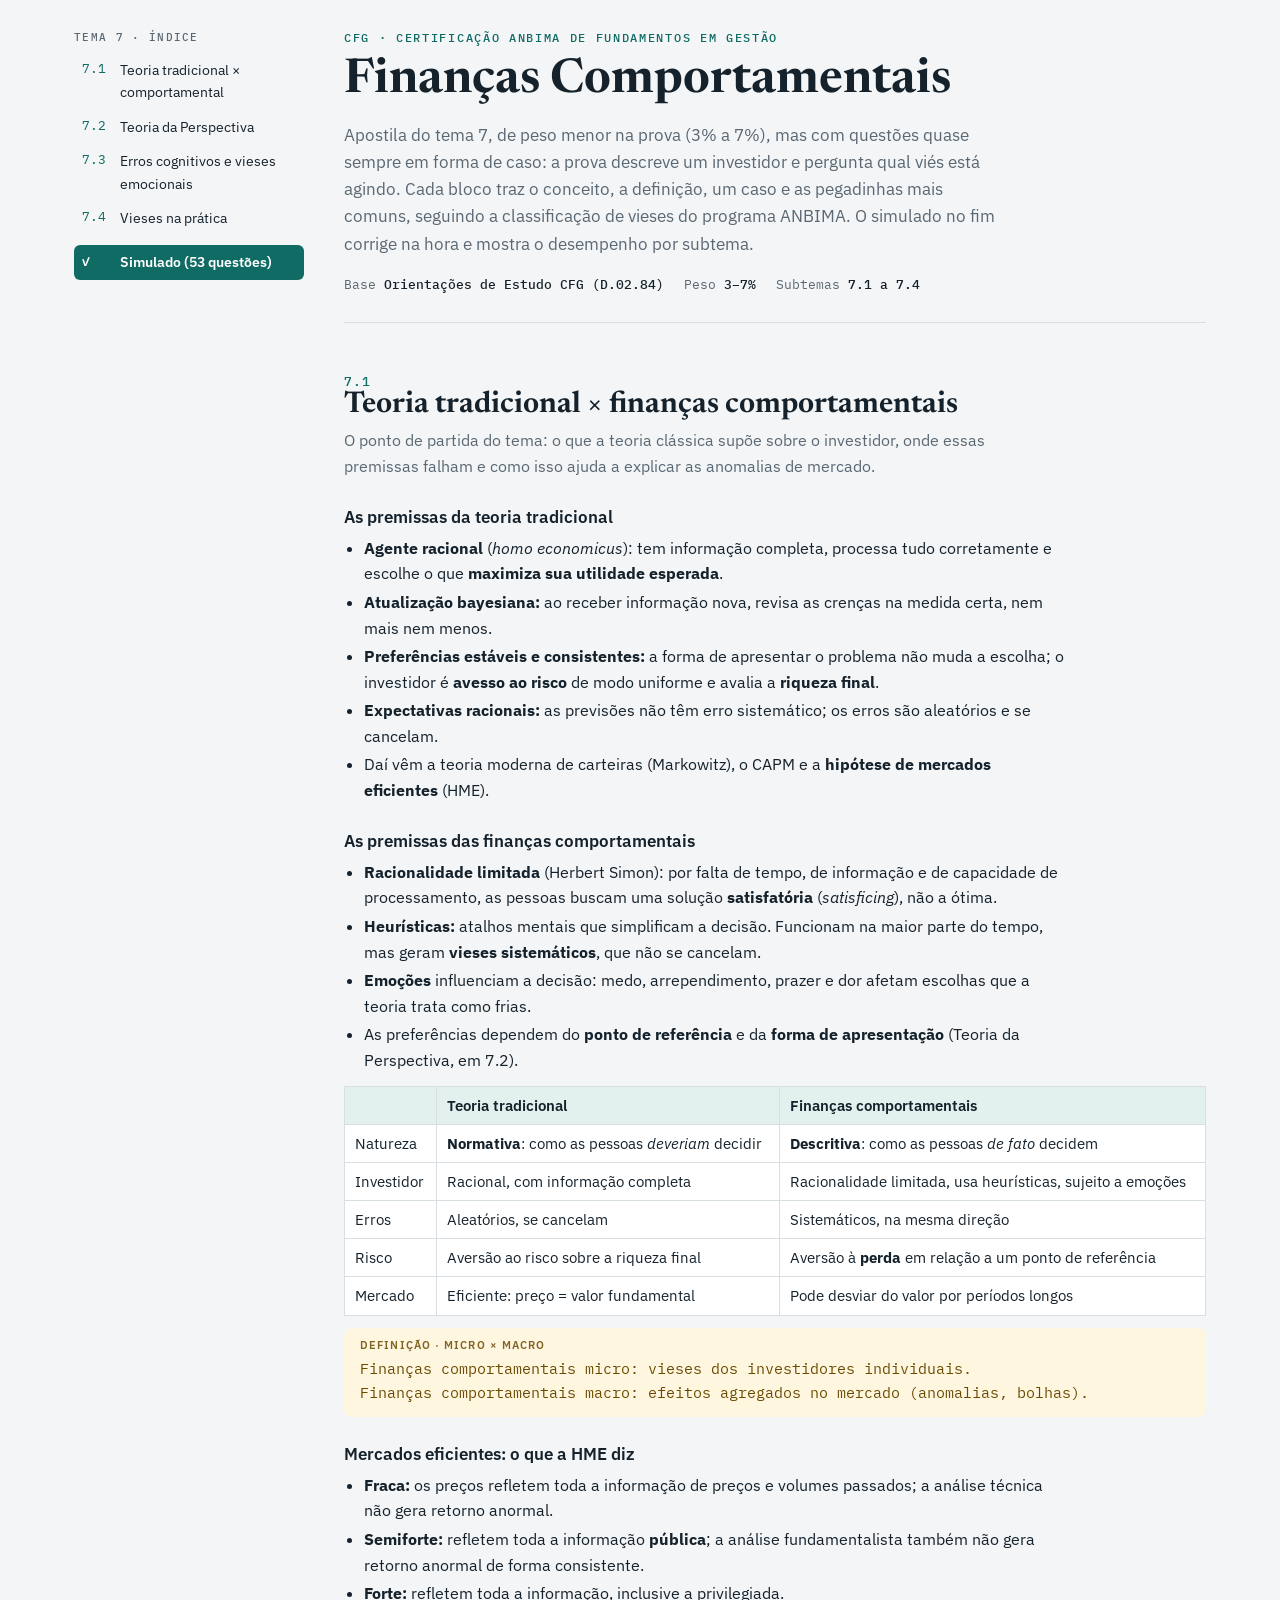
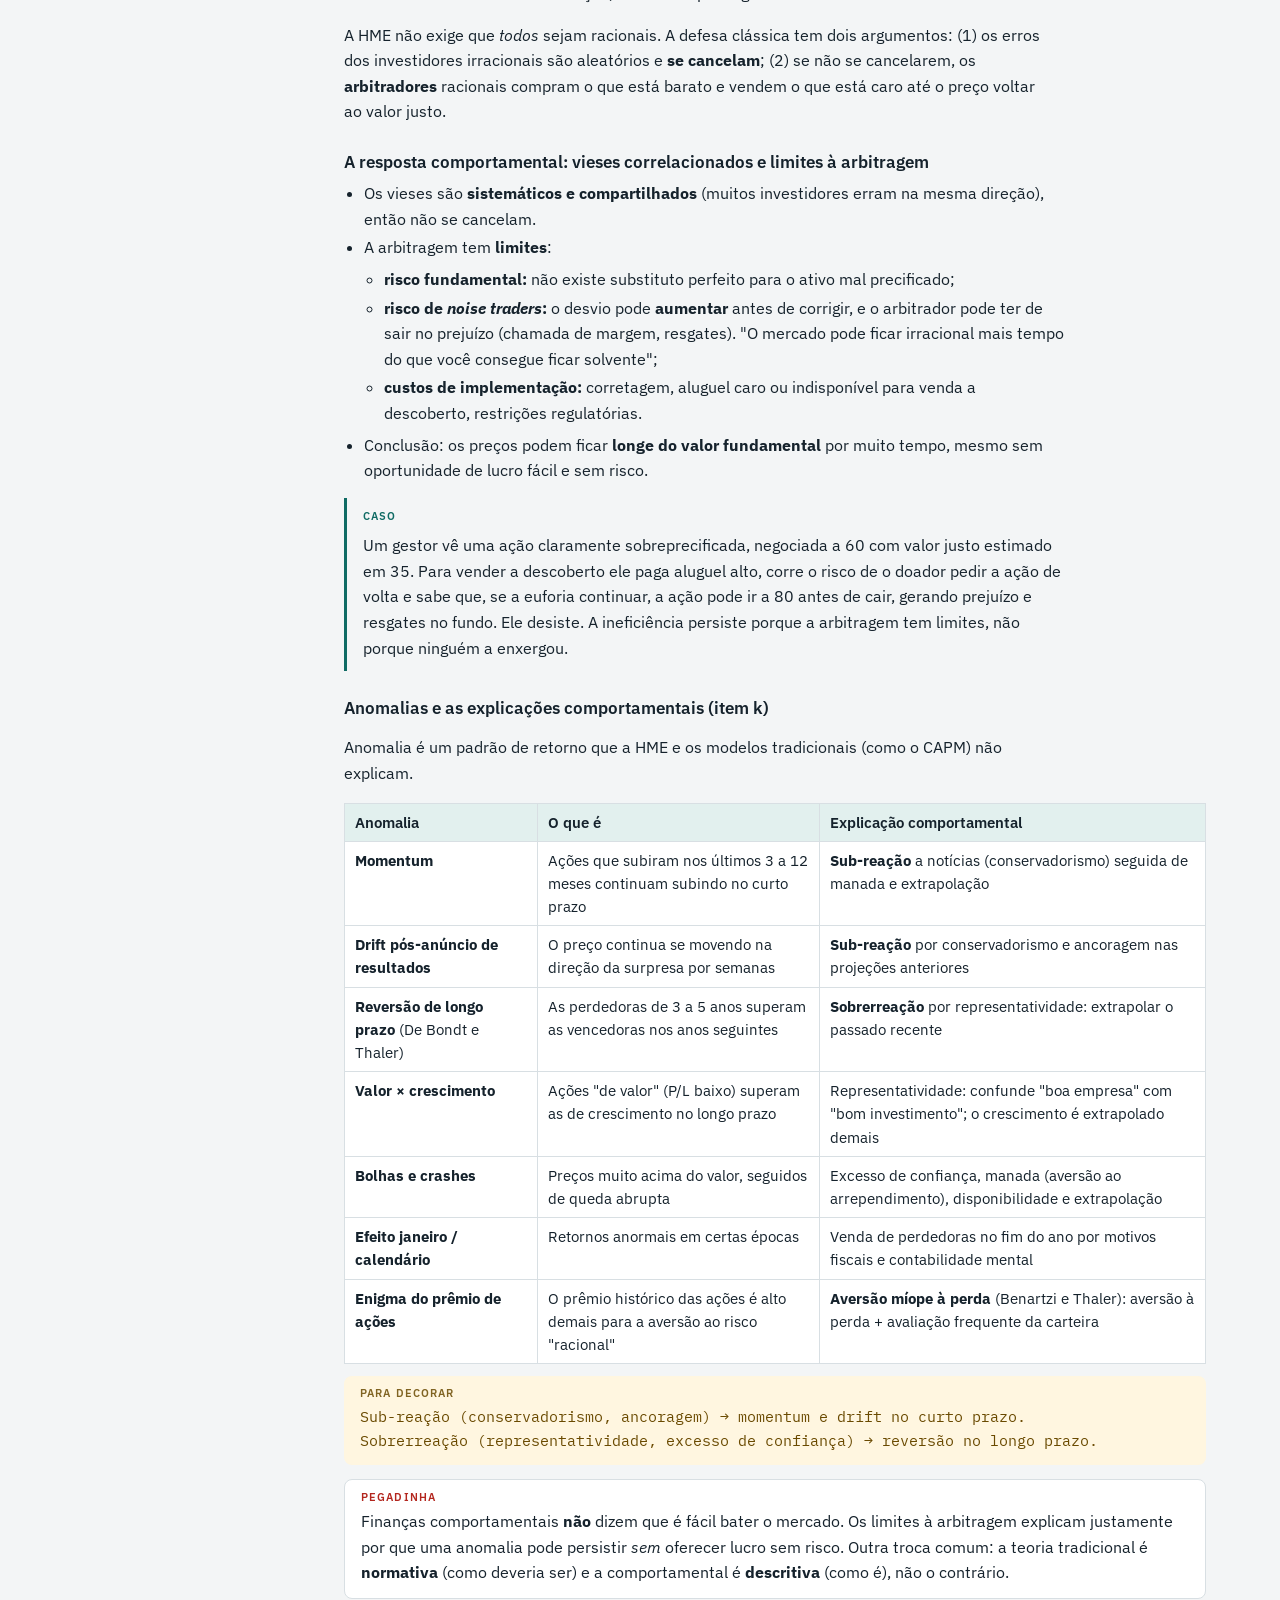
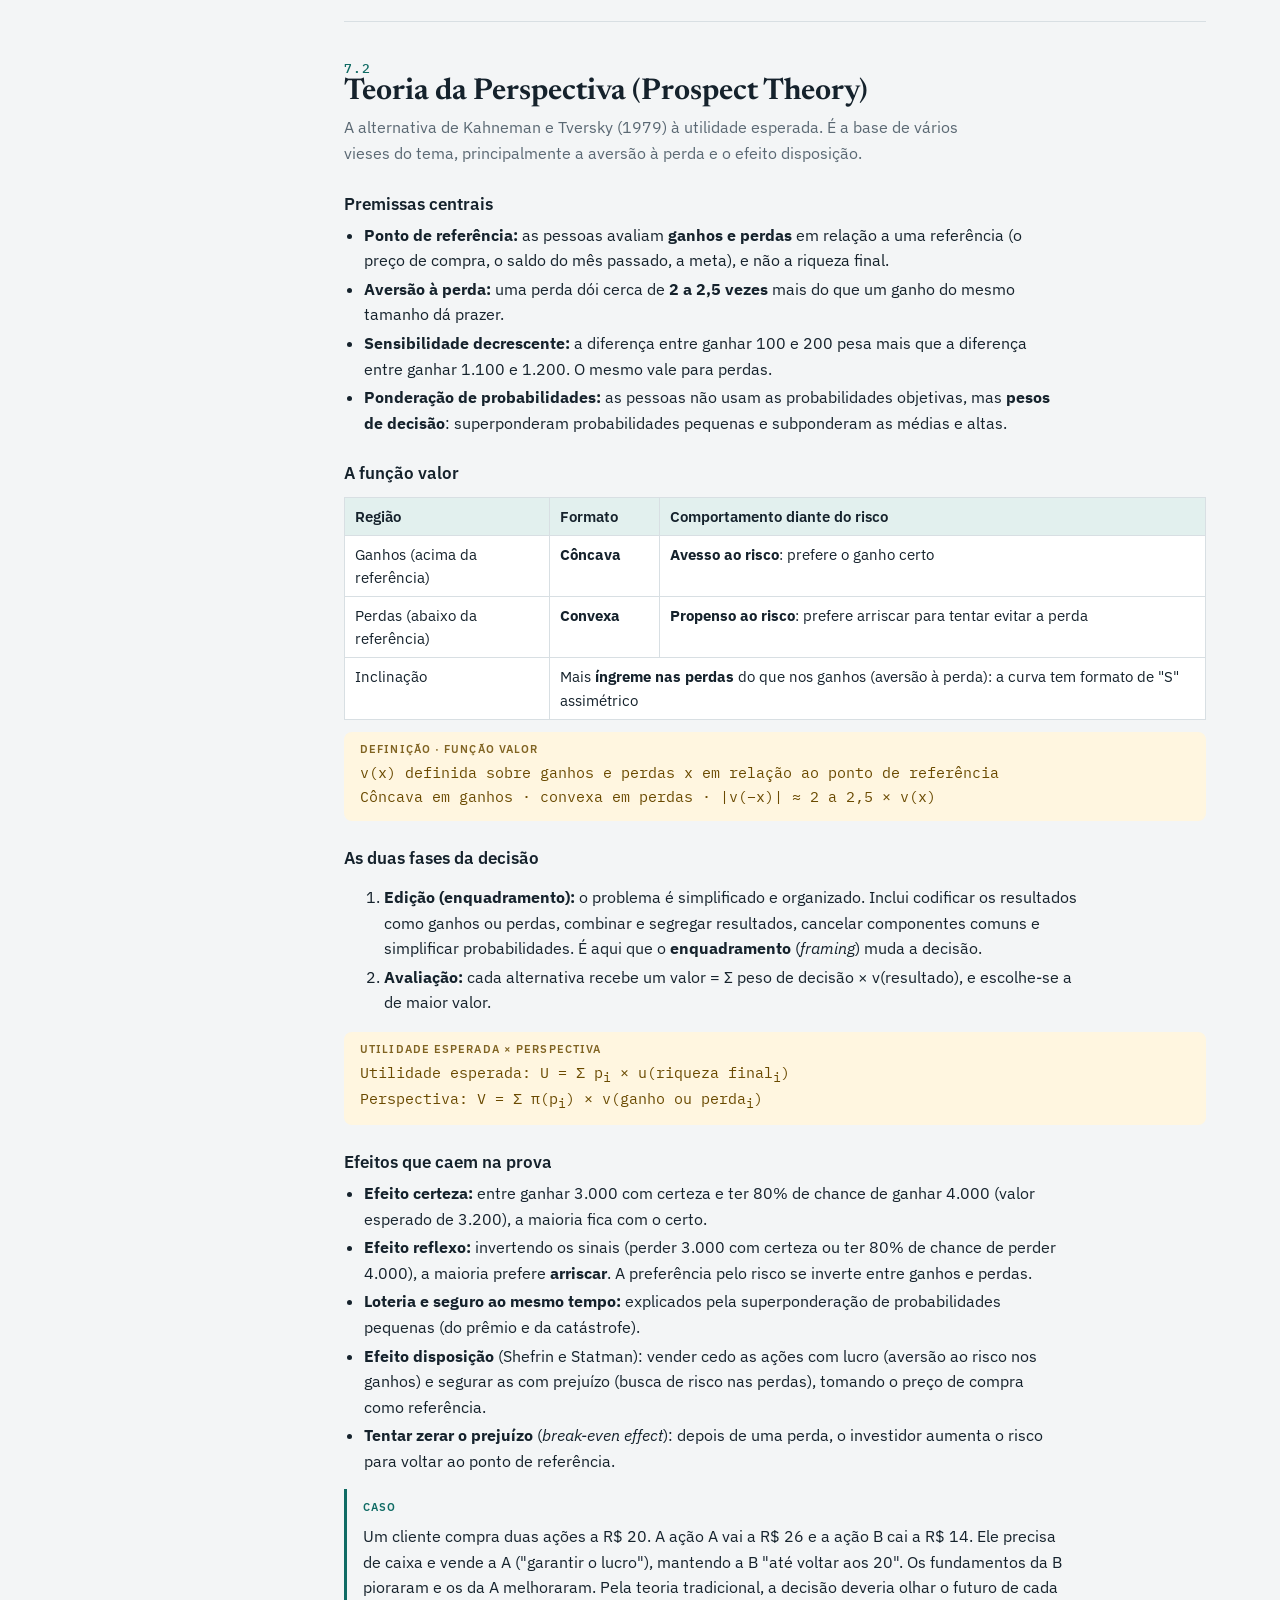
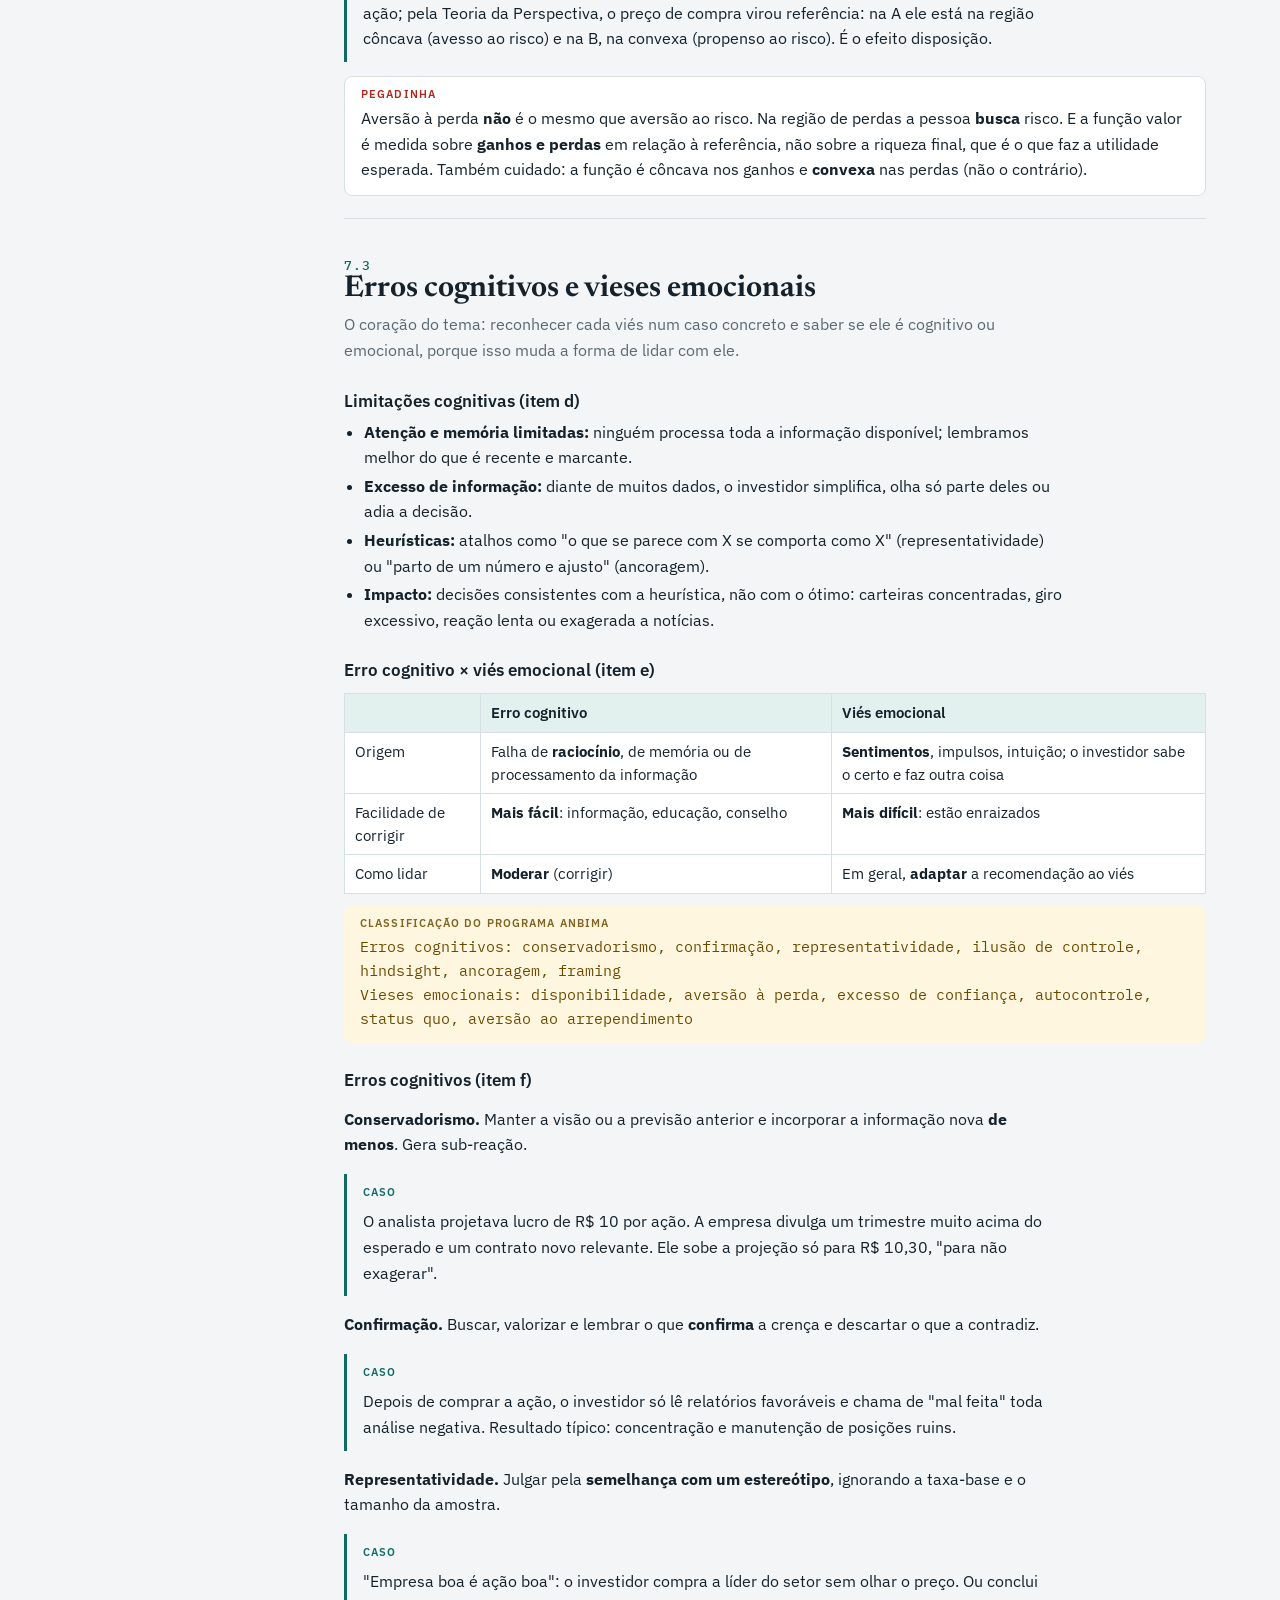
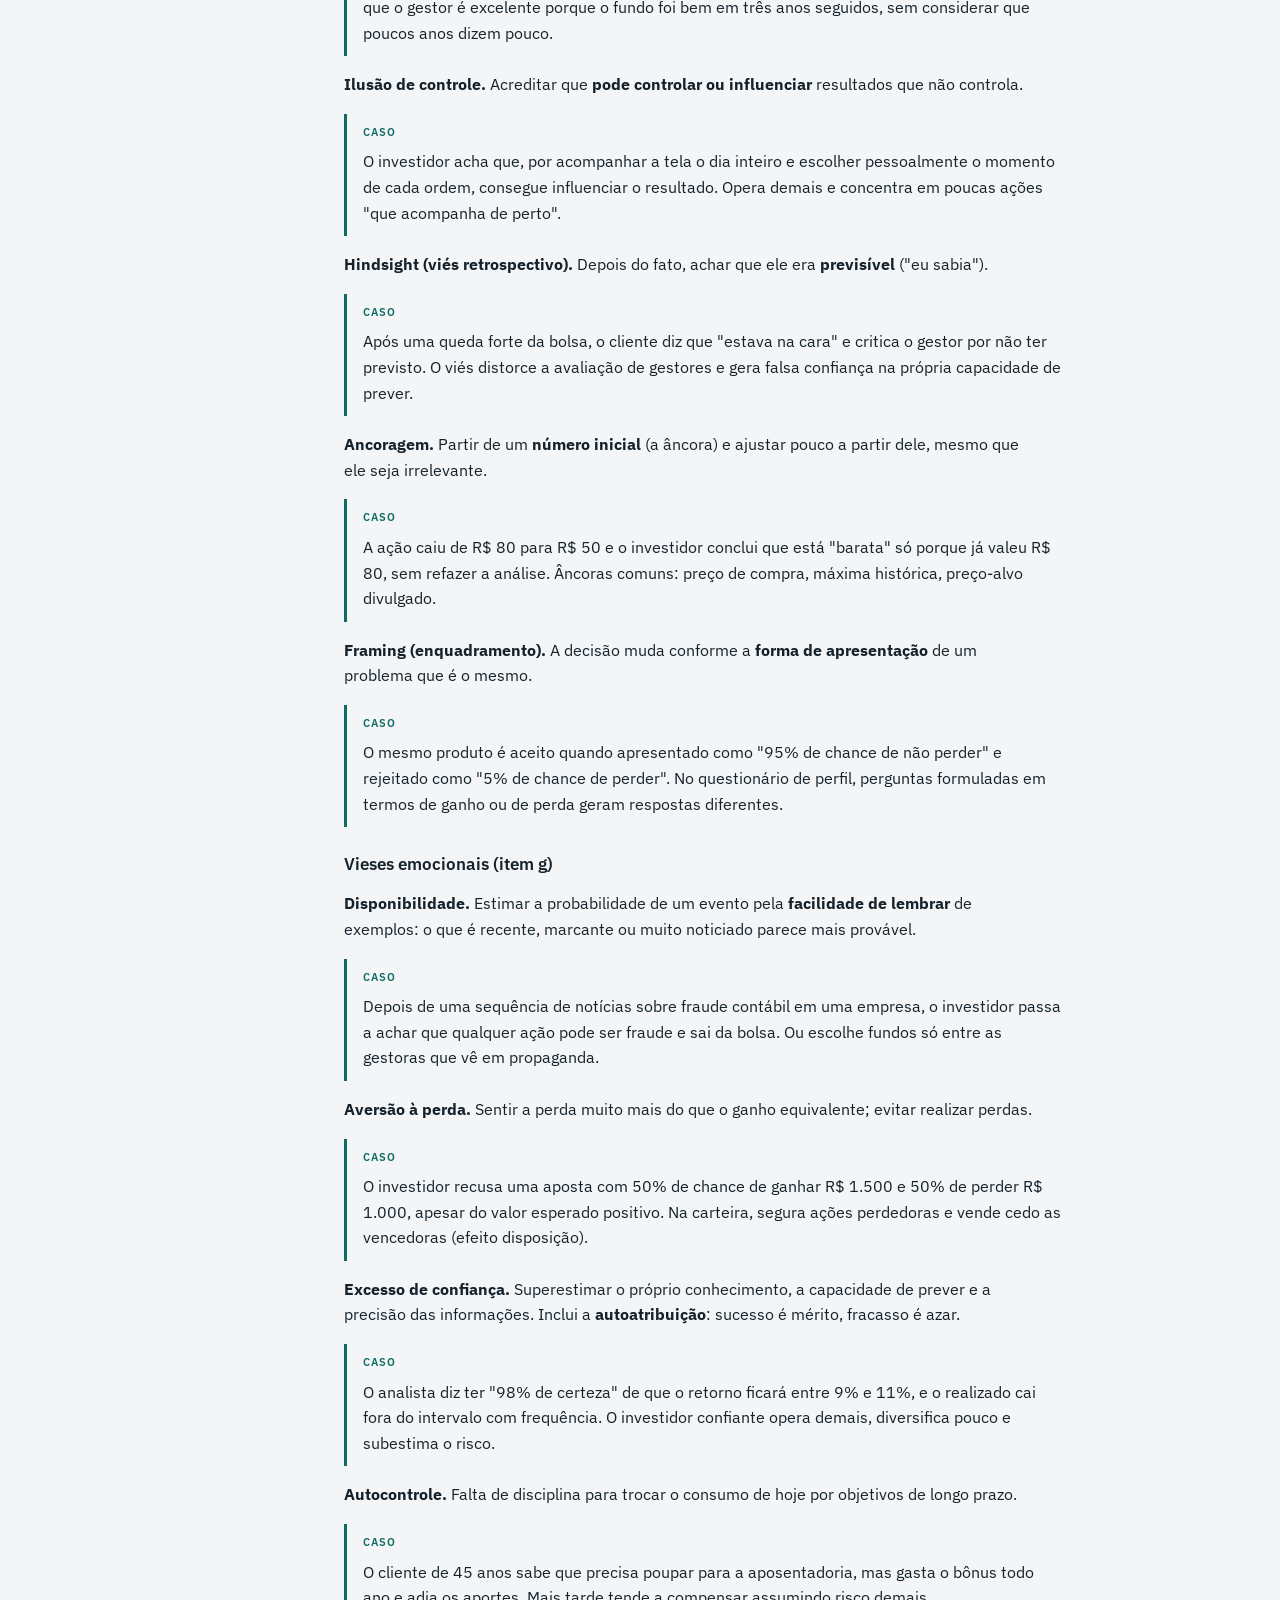
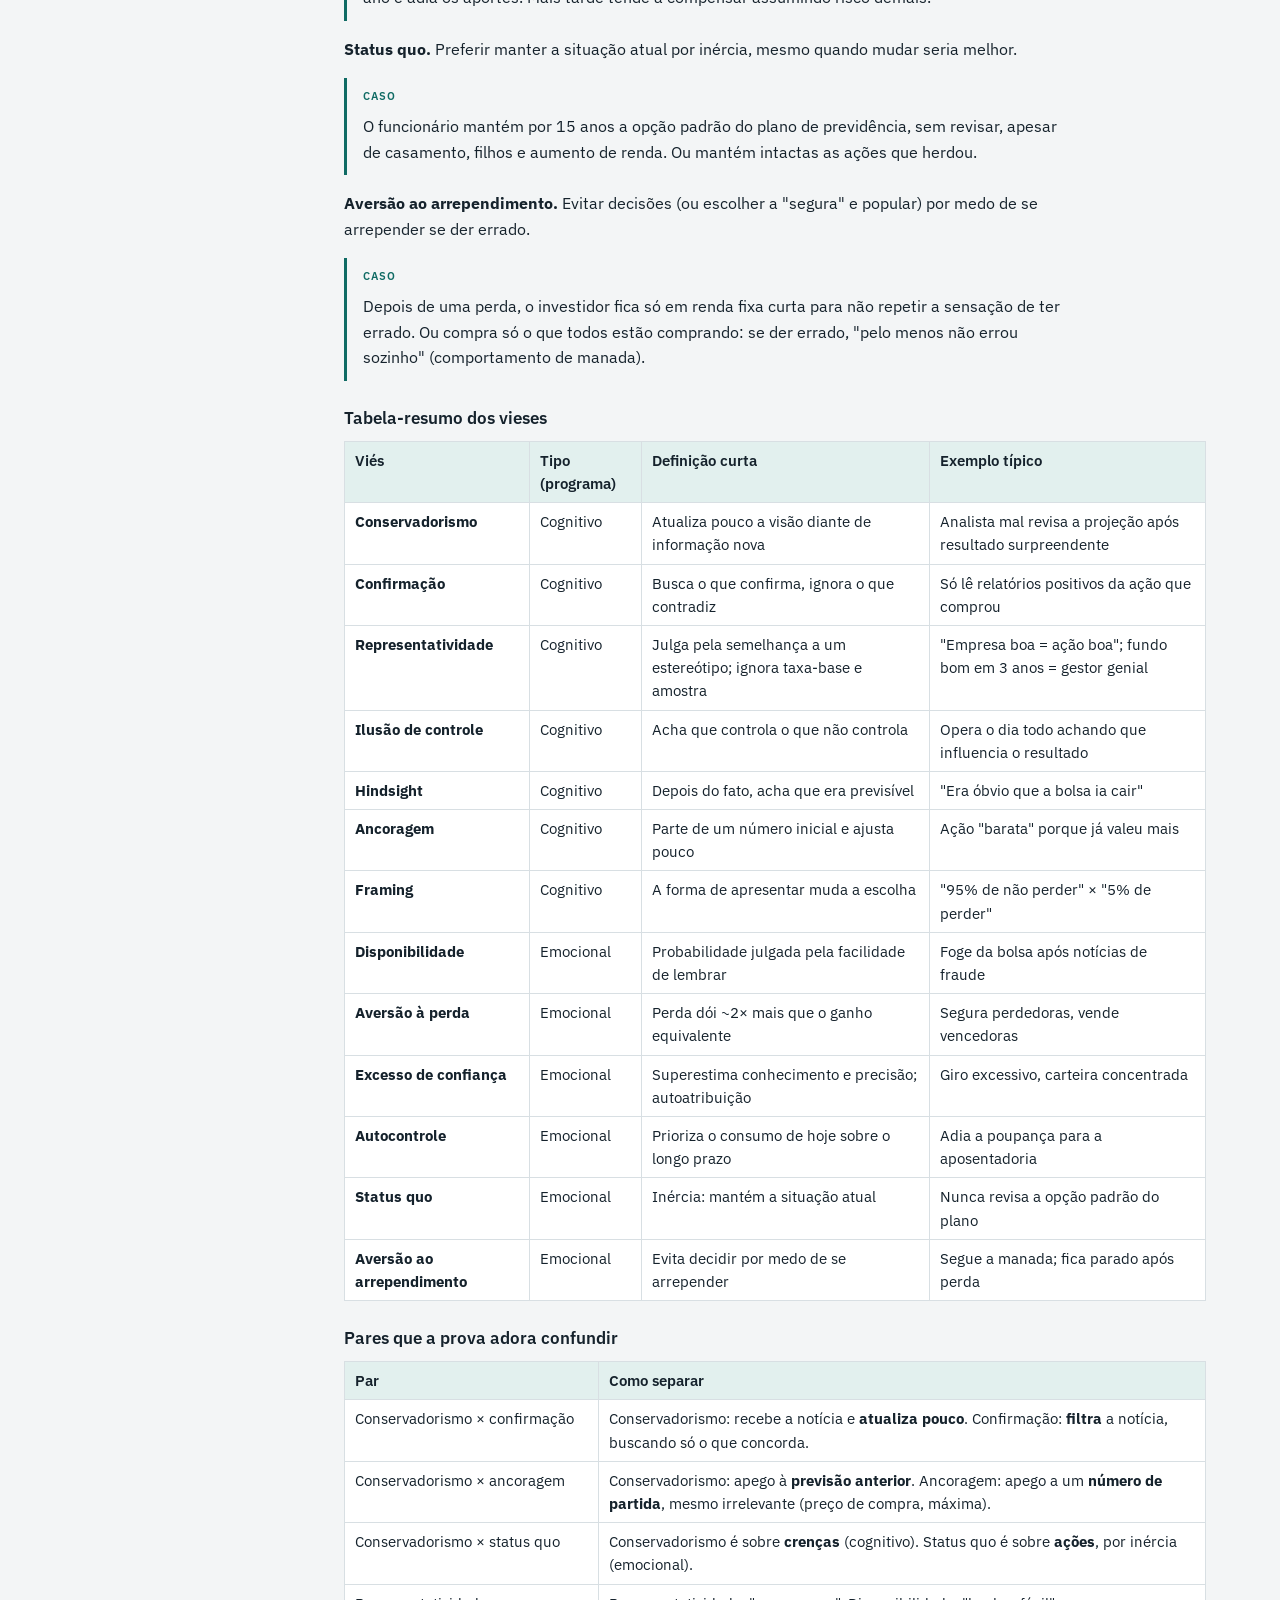
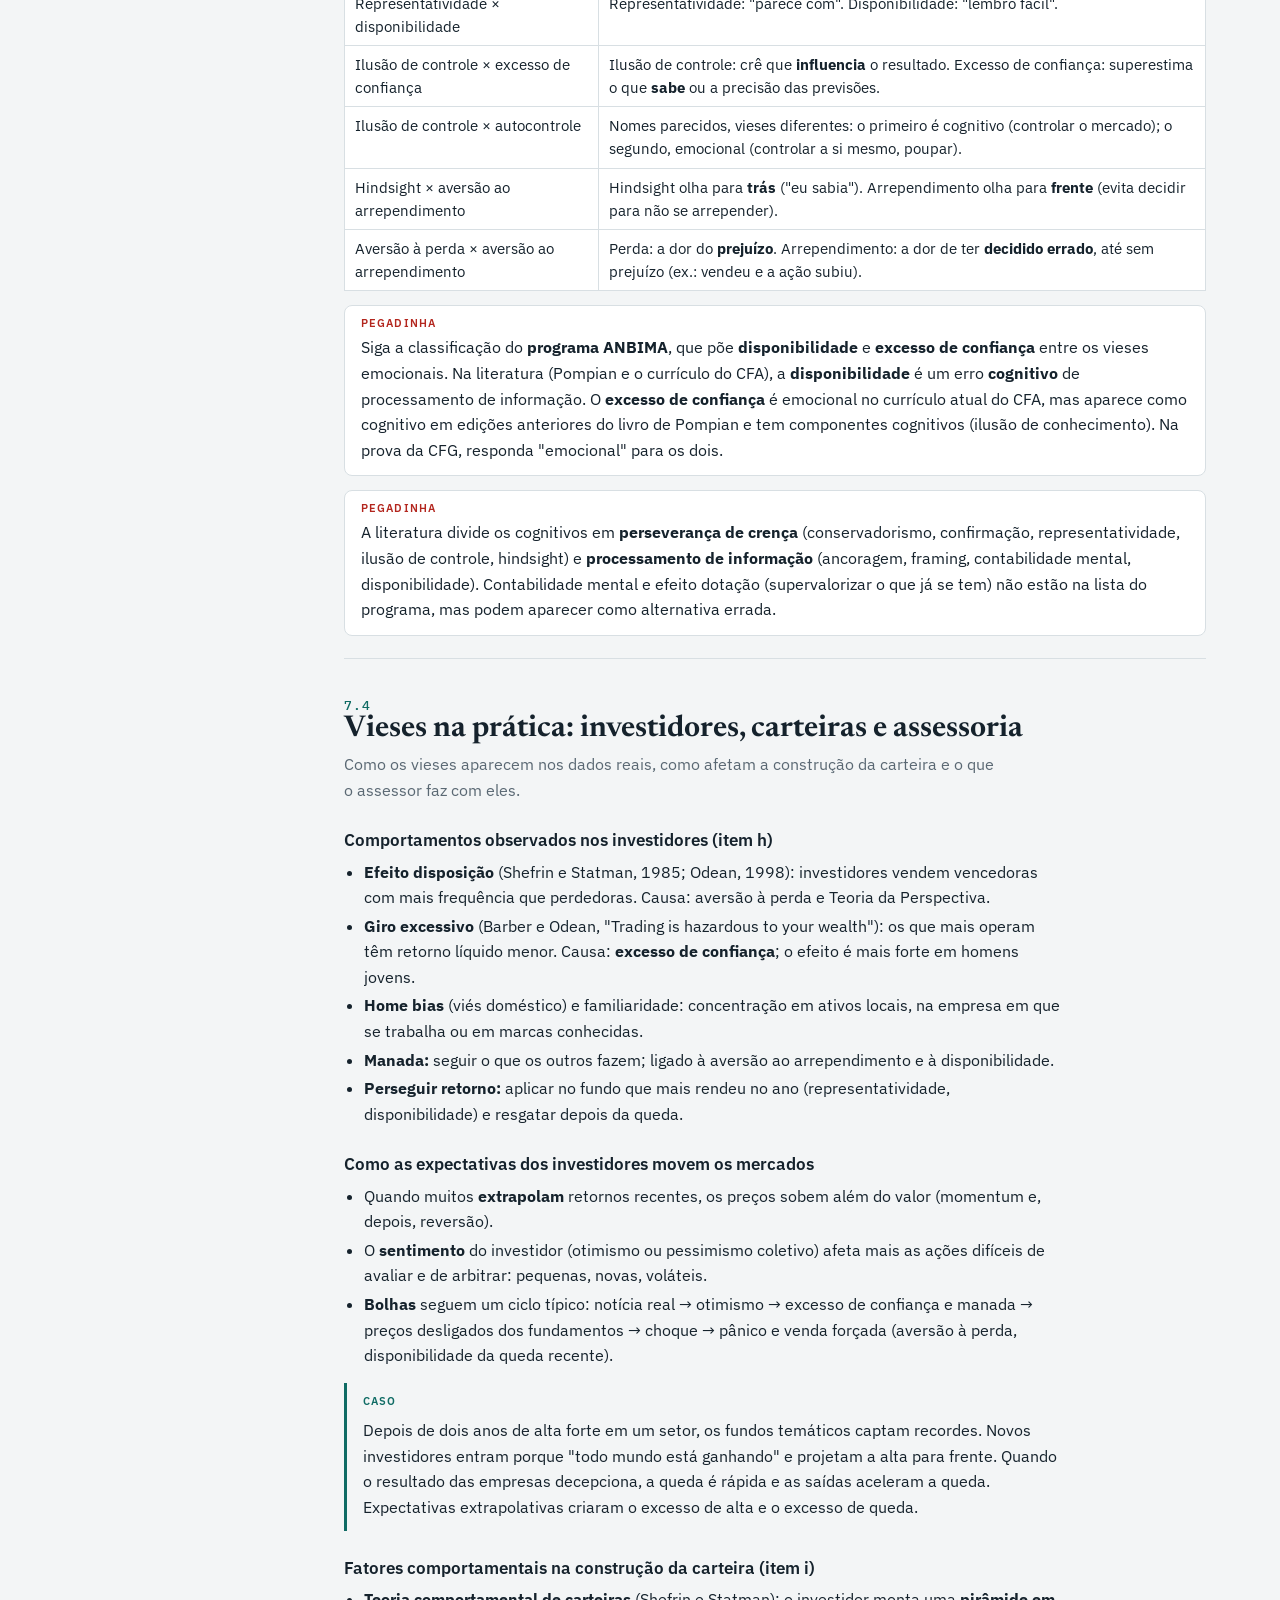
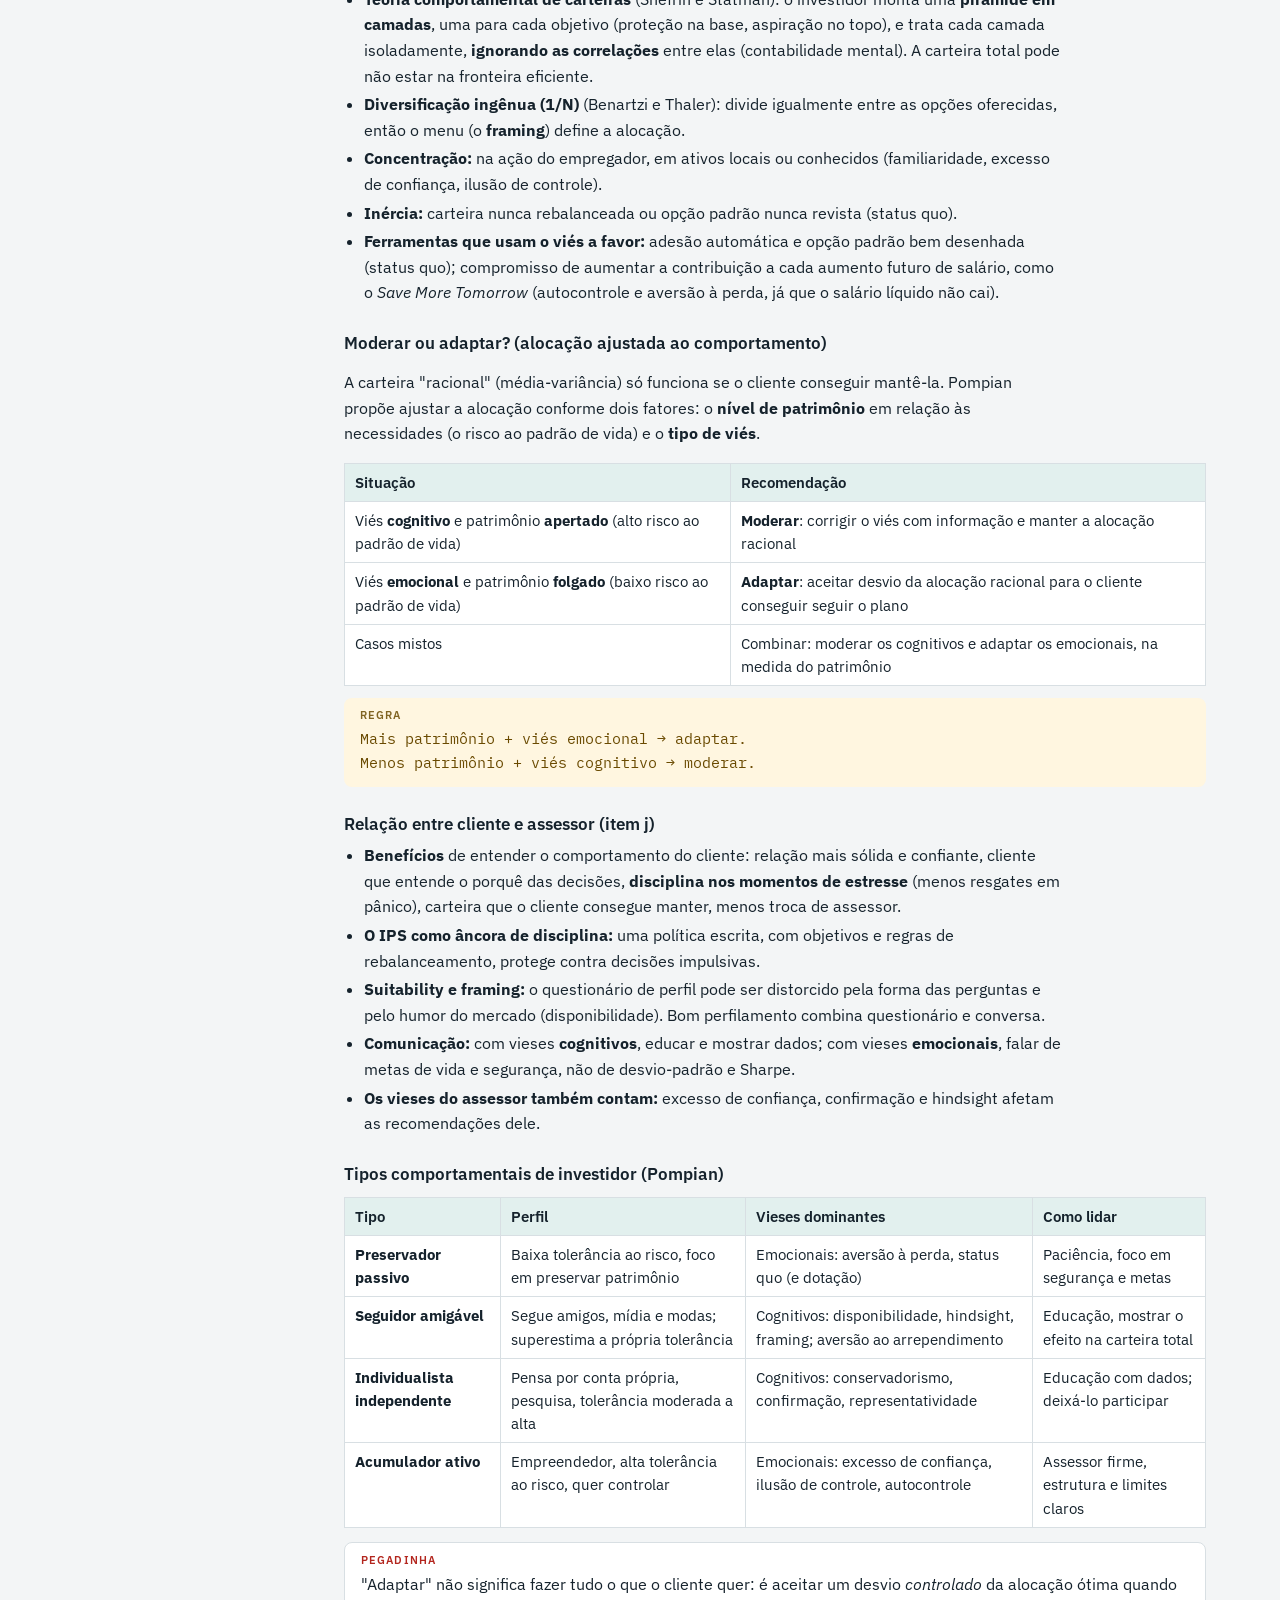
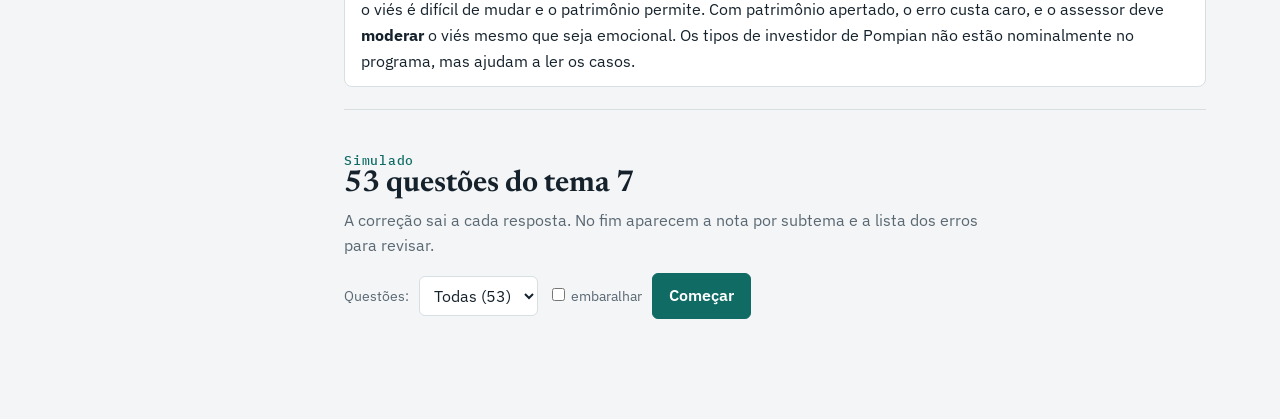
<file: apostilas/html/CFG Tema 7 - Financas Comportamentais - Apostila e Simulado.html>
<!doctype html>
<html lang="pt-BR">
<head>
<meta charset="utf-8">
<meta name="viewport" content="width=device-width, initial-scale=1">
<title>CFG Tema 7 · Finanças Comportamentais</title>
<link rel="preconnect" href="https://fonts.googleapis.com">
<link rel="preconnect" href="https://fonts.gstatic.com" crossorigin>
<link rel="stylesheet" href="https://fonts.googleapis.com/css2?family=Newsreader:opsz,wght@6..72,500;6..72,650&family=IBM+Plex+Sans:wght@400;500;600&family=IBM+Plex+Mono:wght@400;500&display=swap">
<style>
/* Layout: apostila em coluna de leitura com índice lateral fixo; simulado no fim como "folha de prova". */
:root{
  --bg:#f3f5f6; --paper:#ffffff; --ink:#15222c; --muted:#5a6873; --line:#d8dfe3;
  --accent:#0f6b64; --accent-soft:#e2f0ee; --formula:#fff6e0; --formula-ink:#6a4a00;
  --ok:#1d7a3e; --ok-soft:#e3f3e8; --bad:#b3261e; --bad-soft:#fbe6e4;
  --f-display:"Newsreader", Georgia, "Times New Roman", serif;
  --f-body:"IBM Plex Sans", system-ui, -apple-system, "Segoe UI", sans-serif;
  --f-mono:"IBM Plex Mono", ui-monospace, Consolas, monospace;
}
@media (prefers-color-scheme: dark){:root:not([data-theme="light"]){
  --bg:#0f171d; --paper:#16212a; --ink:#e4ebef; --muted:#97a6b0; --line:#2a3945;
  --accent:#5cc2b8; --accent-soft:#16332f; --formula:#2c2412; --formula-ink:#f0cf86;
  --ok:#6fd08f; --ok-soft:#173222; --bad:#ff8a80; --bad-soft:#3a1c1a; color-scheme:dark}}
:root[data-theme="dark"]{
  --bg:#0f171d; --paper:#16212a; --ink:#e4ebef; --muted:#97a6b0; --line:#2a3945;
  --accent:#5cc2b8; --accent-soft:#16332f; --formula:#2c2412; --formula-ink:#f0cf86;
  --ok:#6fd08f; --ok-soft:#173222; --bad:#ff8a80; --bad-soft:#3a1c1a; color-scheme:dark}
*{box-sizing:border-box}
body{background:var(--bg);color:var(--ink);font:16px/1.6 var(--f-body);margin:0}
.wrap{display:grid;grid-template-columns:230px minmax(0,1fr);gap:40px;max-width:1180px;margin:0 auto;padding-inline:24px;padding-block:32px 80px}
nav.toc{position:sticky;top:calc(env(safe-area-inset-top,0px) + 20px);align-self:start;font-size:14px}
nav.toc .k{font:500 11px/1 var(--f-mono);letter-spacing:.12em;text-transform:uppercase;color:var(--muted);margin-bottom:10px}
nav.toc a{display:grid;grid-template-columns:34px 1fr;gap:4px;padding:6px 8px;border-radius:6px;color:var(--ink);text-decoration:none}
nav.toc a:hover,nav.toc a:focus-visible{background:var(--accent-soft);outline:none}
nav.toc a span:first-child{font-family:var(--f-mono);color:var(--accent);font-size:13px}
nav.toc a.quiz{margin-top:10px;background:var(--accent);color:var(--paper);font-weight:600}
nav.toc a.quiz span:first-child{color:var(--paper)}
main{min-width:0}
header.hero{padding-bottom:28px;border-bottom:1px solid var(--line);margin-bottom:12px}
.eyebrow{font:500 12px/1 var(--f-mono);letter-spacing:.14em;text-transform:uppercase;color:var(--accent)}
h1{font:650 clamp(32px,5vw,48px)/1.08 var(--f-display);margin:12px 0 14px;text-wrap:balance}
h2{font:650 30px/1.15 var(--f-display);margin:0 0 6px;text-wrap:balance}
h3{font:600 17px/1.3 var(--f-body);margin:26px 0 8px}
.lede{max-width:66ch;color:var(--muted);font-size:17px;margin:0}
.meta{display:flex;flex-wrap:wrap;gap:8px 20px;margin-top:18px;font:13px/1.4 var(--f-mono);color:var(--muted)}
.meta b{color:var(--ink);font-weight:500}
section.topic{padding-block:40px 8px;border-bottom:1px solid var(--line)}
.num{font:500 13px/1 var(--f-mono);color:var(--accent);letter-spacing:.06em}
.why{color:var(--muted);max-width:66ch;margin:0 0 6px}
p,li{max-width:70ch}
ul{padding-left:20px;margin:6px 0}
li{margin:3px 0}
.tbl{overflow-x:auto;margin:12px 0}
table{border-collapse:collapse;width:100%;font-size:14.5px;background:var(--paper)}
th,td{border:1px solid var(--line);padding:7px 10px;text-align:left;vertical-align:top}
th{background:var(--accent-soft);font-weight:600}
td.n{font-family:var(--f-mono);font-variant-numeric:tabular-nums;white-space:nowrap}
.formula{background:var(--formula);color:var(--formula-ink);border-radius:8px;padding:12px 16px;margin:12px 0;font:15px/1.6 var(--f-mono);overflow-x:auto}
.formula .lbl{display:block;font:600 11px/1 var(--f-body);letter-spacing:.1em;text-transform:uppercase;margin-bottom:6px;opacity:.85}
.ex{border-left:3px solid var(--accent);padding:4px 0 4px 16px;margin:14px 0}
.ex .lbl{font:600 11px/1 var(--f-body);letter-spacing:.1em;text-transform:uppercase;color:var(--accent)}
.ex p{margin:6px 0}
.pegadinha{background:var(--paper);border:1px solid var(--line);border-radius:8px;padding:12px 16px;margin:14px 0}
.pegadinha b:first-child{font:600 11px/1 var(--f-body);letter-spacing:.1em;text-transform:uppercase;color:var(--bad);display:block;margin-bottom:6px}
code{font-family:var(--f-mono);font-size:.92em}
/* Simulado */
#simulado{padding-top:44px}
.qbar{display:flex;flex-wrap:wrap;gap:10px;align-items:center;margin:14px 0 20px}
.qbar label{font-size:14px;color:var(--muted)}
select,button{font:inherit}
select{padding:8px 10px;border:1px solid var(--line);border-radius:6px;background:var(--paper);color:var(--ink)}
button{cursor:pointer;border-radius:6px;padding:9px 16px;border:1px solid var(--accent);background:var(--accent);color:var(--paper);font-weight:600}
button.ghost{background:transparent;color:var(--accent)}
button:focus-visible,select:focus-visible,.opt:focus-visible{outline:3px solid var(--accent);outline-offset:2px}
button:disabled{opacity:.45;cursor:default}
.card{background:var(--paper);border:1px solid var(--line);border-radius:10px;padding:22px}
.qhead{display:flex;justify-content:space-between;gap:12px;flex-wrap:wrap;font:13px/1.4 var(--f-mono);color:var(--muted)}
.progress{height:4px;background:var(--line);border-radius:4px;margin:10px 0 18px;overflow:hidden}
.progress i{display:block;height:100%;background:var(--accent);width:0;transition:width .25s}
.qtext{font:600 18px/1.45 var(--f-body);margin:0 0 16px}
.opts{display:grid;gap:8px}
.opt{display:grid;grid-template-columns:28px 1fr;gap:8px;text-align:left;padding:11px 14px;border:1px solid var(--line);border-radius:8px;background:var(--bg);color:var(--ink);font-weight:400}
.opt:hover:not(:disabled){border-color:var(--accent)}
.opt .l{font-family:var(--f-mono);color:var(--muted)}
.opt.ok{background:var(--ok-soft);border-color:var(--ok)}
.opt.bad{background:var(--bad-soft);border-color:var(--bad)}
.opt:disabled{cursor:default;opacity:1}
.fb{margin-top:16px;padding:12px 16px;border-radius:8px;background:var(--accent-soft)}
.fb strong.ok{color:var(--ok)} .fb strong.bad{color:var(--bad)}
.nav2{display:flex;justify-content:space-between;gap:10px;margin-top:18px;flex-wrap:wrap}
.score{font:650 44px/1 var(--f-display)}
.bars{display:grid;gap:8px;margin:18px 0}
.bar{display:grid;grid-template-columns:minmax(0,210px) 1fr 70px;gap:10px;align-items:center;font-size:14px}
.bar .t{height:10px;background:var(--line);border-radius:5px;overflow:hidden}
.bar .t i{display:block;height:100%;background:var(--accent)}
.bar .v{font-family:var(--f-mono);font-variant-numeric:tabular-nums;text-align:right}
.hint{font-size:13px;color:var(--muted)}
@media (max-width:860px){
  .wrap{grid-template-columns:1fr;gap:12px;padding-inline:16px}
  nav.toc{position:static;display:flex;flex-wrap:wrap;gap:4px}
  nav.toc .k{width:100%}
  nav.toc a{grid-template-columns:auto 1fr;padding:5px 8px;border:1px solid var(--line)}
  .bar{grid-template-columns:1fr 60px}
  .bar .t{grid-column:1/-1;order:3}
}
@media (prefers-reduced-motion:reduce){.progress i{transition:none}}

@media print{
  body{background:#fff;color:#000;font-size:11pt}
  .wrap{display:block;max-width:none;padding:0}
  nav.toc{display:none}
  section.topic{break-inside:auto;padding-block:18px 4px}
  h2,h3{break-after:avoid}
  table,.formula,.ex,.pegadinha{break-inside:avoid}
  .formula{background:#f6f1e2;color:#000}
  th{background:#e8eef0}
}
</style>
</head>
<body>
<div class="wrap">
<nav class="toc" aria-label="Índice">
  <div class="k">Tema 7 · índice</div>
  <a href="#t71"><span>7.1</span><span>Teoria tradicional × comportamental</span></a>
  <a href="#t72"><span>7.2</span><span>Teoria da Perspectiva</span></a>
  <a href="#t73"><span>7.3</span><span>Erros cognitivos e vieses emocionais</span></a>
  <a href="#t74"><span>7.4</span><span>Vieses na prática</span></a>
  <a href="#simulado" class="quiz"><span>✓</span><span>Simulado (53 questões)</span></a>
</nav>

<main>
<header class="hero">
  <div class="eyebrow">CFG · Certificação ANBIMA de Fundamentos em Gestão</div>
  <h1>Finanças Comportamentais</h1>
  <p class="lede">Apostila do tema 7, de peso menor na prova (3% a 7%), mas com questões quase sempre em forma de caso: a prova descreve um investidor e pergunta qual viés está agindo. Cada bloco traz o conceito, a definição, um caso e as pegadinhas mais comuns, seguindo a classificação de vieses do programa ANBIMA. O simulado no fim corrige na hora e mostra o desempenho por subtema.</p>
  <div class="meta"><span>Base <b>Orientações de Estudo CFG (D.02.84)</b></span><span>Peso <b>3–7%</b></span><span>Subtemas <b>7.1 a 7.4</b></span></div>
</header>

<!-- 7.1 -->
<section class="topic" id="t71">
  <div class="num">7.1</div>
  <h2>Teoria tradicional × finanças comportamentais</h2>
  <p class="why">O ponto de partida do tema: o que a teoria clássica supõe sobre o investidor, onde essas premissas falham e como isso ajuda a explicar as anomalias de mercado.</p>

  <h3>As premissas da teoria tradicional</h3>
  <ul>
    <li><b>Agente racional</b> (<i>homo economicus</i>): tem informação completa, processa tudo corretamente e escolhe o que <b>maximiza sua utilidade esperada</b>.</li>
    <li><b>Atualização bayesiana:</b> ao receber informação nova, revisa as crenças na medida certa, nem mais nem menos.</li>
    <li><b>Preferências estáveis e consistentes:</b> a forma de apresentar o problema não muda a escolha; o investidor é <b>avesso ao risco</b> de modo uniforme e avalia a <b>riqueza final</b>.</li>
    <li><b>Expectativas racionais:</b> as previsões não têm erro sistemático; os erros são aleatórios e se cancelam.</li>
    <li>Daí vêm a teoria moderna de carteiras (Markowitz), o CAPM e a <b>hipótese de mercados eficientes</b> (HME).</li>
  </ul>

  <h3>As premissas das finanças comportamentais</h3>
  <ul>
    <li><b>Racionalidade limitada</b> (Herbert Simon): por falta de tempo, de informação e de capacidade de processamento, as pessoas buscam uma solução <b>satisfatória</b> (<i>satisficing</i>), não a ótima.</li>
    <li><b>Heurísticas:</b> atalhos mentais que simplificam a decisão. Funcionam na maior parte do tempo, mas geram <b>vieses sistemáticos</b>, que não se cancelam.</li>
    <li><b>Emoções</b> influenciam a decisão: medo, arrependimento, prazer e dor afetam escolhas que a teoria trata como frias.</li>
    <li>As preferências dependem do <b>ponto de referência</b> e da <b>forma de apresentação</b> (Teoria da Perspectiva, em 7.2).</li>
  </ul>
  <div class="tbl"><table>
    <tr><th></th><th>Teoria tradicional</th><th>Finanças comportamentais</th></tr>
    <tr><td>Natureza</td><td><b>Normativa</b>: como as pessoas <i>deveriam</i> decidir</td><td><b>Descritiva</b>: como as pessoas <i>de fato</i> decidem</td></tr>
    <tr><td>Investidor</td><td>Racional, com informação completa</td><td>Racionalidade limitada, usa heurísticas, sujeito a emoções</td></tr>
    <tr><td>Erros</td><td>Aleatórios, se cancelam</td><td>Sistemáticos, na mesma direção</td></tr>
    <tr><td>Risco</td><td>Aversão ao risco sobre a riqueza final</td><td>Aversão à <b>perda</b> em relação a um ponto de referência</td></tr>
    <tr><td>Mercado</td><td>Eficiente: preço = valor fundamental</td><td>Pode desviar do valor por períodos longos</td></tr>
  </table></div>
  <div class="formula"><span class="lbl">Definição · micro × macro</span>Finanças comportamentais micro: vieses dos investidores individuais.<br>Finanças comportamentais macro: efeitos agregados no mercado (anomalias, bolhas).</div>

  <h3>Mercados eficientes: o que a HME diz</h3>
  <ul>
    <li><b>Fraca:</b> os preços refletem toda a informação de preços e volumes passados; a análise técnica não gera retorno anormal.</li>
    <li><b>Semiforte:</b> refletem toda a informação <b>pública</b>; a análise fundamentalista também não gera retorno anormal de forma consistente.</li>
    <li><b>Forte:</b> refletem toda a informação, inclusive a privilegiada.</li>
  </ul>
  <p>A HME não exige que <i>todos</i> sejam racionais. A defesa clássica tem dois argumentos: (1) os erros dos investidores irracionais são aleatórios e <b>se cancelam</b>; (2) se não se cancelarem, os <b>arbitradores</b> racionais compram o que está barato e vendem o que está caro até o preço voltar ao valor justo.</p>

  <h3>A resposta comportamental: vieses correlacionados e limites à arbitragem</h3>
  <ul>
    <li>Os vieses são <b>sistemáticos e compartilhados</b> (muitos investidores erram na mesma direção), então não se cancelam.</li>
    <li>A arbitragem tem <b>limites</b>:
      <ul>
        <li><b>risco fundamental:</b> não existe substituto perfeito para o ativo mal precificado;</li>
        <li><b>risco de <i>noise traders</i>:</b> o desvio pode <b>aumentar</b> antes de corrigir, e o arbitrador pode ter de sair no prejuízo (chamada de margem, resgates). "O mercado pode ficar irracional mais tempo do que você consegue ficar solvente";</li>
        <li><b>custos de implementação:</b> corretagem, aluguel caro ou indisponível para venda a descoberto, restrições regulatórias.</li>
      </ul></li>
    <li>Conclusão: os preços podem ficar <b>longe do valor fundamental</b> por muito tempo, mesmo sem oportunidade de lucro fácil e sem risco.</li>
  </ul>
  <div class="ex"><span class="lbl">Caso</span>
    <p>Um gestor vê uma ação claramente sobreprecificada, negociada a 60 com valor justo estimado em 35. Para vender a descoberto ele paga aluguel alto, corre o risco de o doador pedir a ação de volta e sabe que, se a euforia continuar, a ação pode ir a 80 antes de cair, gerando prejuízo e resgates no fundo. Ele desiste. A ineficiência persiste porque a arbitragem tem limites, não porque ninguém a enxergou.</p>
  </div>

  <h3>Anomalias e as explicações comportamentais (item k)</h3>
  <p>Anomalia é um padrão de retorno que a HME e os modelos tradicionais (como o CAPM) não explicam.</p>
  <div class="tbl"><table>
    <tr><th>Anomalia</th><th>O que é</th><th>Explicação comportamental</th></tr>
    <tr><td><b>Momentum</b></td><td>Ações que subiram nos últimos 3 a 12 meses continuam subindo no curto prazo</td><td><b>Sub-reação</b> a notícias (conservadorismo) seguida de manada e extrapolação</td></tr>
    <tr><td><b>Drift pós-anúncio de resultados</b></td><td>O preço continua se movendo na direção da surpresa por semanas</td><td><b>Sub-reação</b> por conservadorismo e ancoragem nas projeções anteriores</td></tr>
    <tr><td><b>Reversão de longo prazo</b> (De Bondt e Thaler)</td><td>As perdedoras de 3 a 5 anos superam as vencedoras nos anos seguintes</td><td><b>Sobrerreação</b> por representatividade: extrapolar o passado recente</td></tr>
    <tr><td><b>Valor × crescimento</b></td><td>Ações "de valor" (P/L baixo) superam as de crescimento no longo prazo</td><td>Representatividade: confunde "boa empresa" com "bom investimento"; o crescimento é extrapolado demais</td></tr>
    <tr><td><b>Bolhas e crashes</b></td><td>Preços muito acima do valor, seguidos de queda abrupta</td><td>Excesso de confiança, manada (aversão ao arrependimento), disponibilidade e extrapolação</td></tr>
    <tr><td><b>Efeito janeiro / calendário</b></td><td>Retornos anormais em certas épocas</td><td>Venda de perdedoras no fim do ano por motivos fiscais e contabilidade mental</td></tr>
    <tr><td><b>Enigma do prêmio de ações</b></td><td>O prêmio histórico das ações é alto demais para a aversão ao risco "racional"</td><td><b>Aversão míope à perda</b> (Benartzi e Thaler): aversão à perda + avaliação frequente da carteira</td></tr>
  </table></div>
  <div class="formula"><span class="lbl">Para decorar</span>Sub-reação (conservadorismo, ancoragem) → momentum e drift no curto prazo.<br>Sobrerreação (representatividade, excesso de confiança) → reversão no longo prazo.</div>
  <div class="pegadinha"><b>Pegadinha</b>Finanças comportamentais <b>não</b> dizem que é fácil bater o mercado. Os limites à arbitragem explicam justamente por que uma anomalia pode persistir <i>sem</i> oferecer lucro sem risco. Outra troca comum: a teoria tradicional é <b>normativa</b> (como deveria ser) e a comportamental é <b>descritiva</b> (como é), não o contrário.</div>
</section>

<!-- 7.2 -->
<section class="topic" id="t72">
  <div class="num">7.2</div>
  <h2>Teoria da Perspectiva (Prospect Theory)</h2>
  <p class="why">A alternativa de Kahneman e Tversky (1979) à utilidade esperada. É a base de vários vieses do tema, principalmente a aversão à perda e o efeito disposição.</p>

  <h3>Premissas centrais</h3>
  <ul>
    <li><b>Ponto de referência:</b> as pessoas avaliam <b>ganhos e perdas</b> em relação a uma referência (o preço de compra, o saldo do mês passado, a meta), e não a riqueza final.</li>
    <li><b>Aversão à perda:</b> uma perda dói cerca de <b>2 a 2,5 vezes</b> mais do que um ganho do mesmo tamanho dá prazer.</li>
    <li><b>Sensibilidade decrescente:</b> a diferença entre ganhar 100 e 200 pesa mais que a diferença entre ganhar 1.100 e 1.200. O mesmo vale para perdas.</li>
    <li><b>Ponderação de probabilidades:</b> as pessoas não usam as probabilidades objetivas, mas <b>pesos de decisão</b>: superponderam probabilidades pequenas e subponderam as médias e altas.</li>
  </ul>

  <h3>A função valor</h3>
  <div class="tbl"><table>
    <tr><th>Região</th><th>Formato</th><th>Comportamento diante do risco</th></tr>
    <tr><td>Ganhos (acima da referência)</td><td><b>Côncava</b></td><td><b>Avesso ao risco</b>: prefere o ganho certo</td></tr>
    <tr><td>Perdas (abaixo da referência)</td><td><b>Convexa</b></td><td><b>Propenso ao risco</b>: prefere arriscar para tentar evitar a perda</td></tr>
    <tr><td>Inclinação</td><td colspan="2">Mais <b>íngreme nas perdas</b> do que nos ganhos (aversão à perda): a curva tem formato de "S" assimétrico</td></tr>
  </table></div>
  <div class="formula"><span class="lbl">Definição · função valor</span>v(x) definida sobre ganhos e perdas x em relação ao ponto de referência<br>Côncava em ganhos · convexa em perdas · |v(−x)| ≈ 2 a 2,5 × v(x)</div>

  <h3>As duas fases da decisão</h3>
  <ol>
    <li><b>Edição (enquadramento):</b> o problema é simplificado e organizado. Inclui codificar os resultados como ganhos ou perdas, combinar e segregar resultados, cancelar componentes comuns e simplificar probabilidades. É aqui que o <b>enquadramento</b> (<i>framing</i>) muda a decisão.</li>
    <li><b>Avaliação:</b> cada alternativa recebe um valor = Σ peso de decisão × v(resultado), e escolhe-se a de maior valor.</li>
  </ol>
  <div class="formula"><span class="lbl">Utilidade esperada × perspectiva</span>Utilidade esperada:  U = Σ p<sub>i</sub> × u(riqueza final<sub>i</sub>)<br>Perspectiva:  V = Σ π(p<sub>i</sub>) × v(ganho ou perda<sub>i</sub>)</div>

  <h3>Efeitos que caem na prova</h3>
  <ul>
    <li><b>Efeito certeza:</b> entre ganhar 3.000 com certeza e ter 80% de chance de ganhar 4.000 (valor esperado de 3.200), a maioria fica com o certo.</li>
    <li><b>Efeito reflexo:</b> invertendo os sinais (perder 3.000 com certeza ou ter 80% de chance de perder 4.000), a maioria prefere <b>arriscar</b>. A preferência pelo risco se inverte entre ganhos e perdas.</li>
    <li><b>Loteria e seguro ao mesmo tempo:</b> explicados pela superponderação de probabilidades pequenas (do prêmio e da catástrofe).</li>
    <li><b>Efeito disposição</b> (Shefrin e Statman): vender cedo as ações com lucro (aversão ao risco nos ganhos) e segurar as com prejuízo (busca de risco nas perdas), tomando o preço de compra como referência.</li>
    <li><b>Tentar zerar o prejuízo</b> (<i>break-even effect</i>): depois de uma perda, o investidor aumenta o risco para voltar ao ponto de referência.</li>
  </ul>
  <div class="ex"><span class="lbl">Caso</span>
    <p>Um cliente compra duas ações a R$ 20. A ação A vai a R$ 26 e a ação B cai a R$ 14. Ele precisa de caixa e vende a A ("garantir o lucro"), mantendo a B "até voltar aos 20". Os fundamentos da B pioraram e os da A melhoraram. Pela teoria tradicional, a decisão deveria olhar o futuro de cada ação; pela Teoria da Perspectiva, o preço de compra virou referência: na A ele está na região côncava (avesso ao risco) e na B, na convexa (propenso ao risco). É o efeito disposição.</p>
  </div>
  <div class="pegadinha"><b>Pegadinha</b>Aversão à perda <b>não</b> é o mesmo que aversão ao risco. Na região de perdas a pessoa <b>busca</b> risco. E a função valor é medida sobre <b>ganhos e perdas</b> em relação à referência, não sobre a riqueza final, que é o que faz a utilidade esperada. Também cuidado: a função é côncava nos ganhos e <b>convexa</b> nas perdas (não o contrário).</div>
</section>

<!-- 7.3 -->
<section class="topic" id="t73">
  <div class="num">7.3</div>
  <h2>Erros cognitivos e vieses emocionais</h2>
  <p class="why">O coração do tema: reconhecer cada viés num caso concreto e saber se ele é cognitivo ou emocional, porque isso muda a forma de lidar com ele.</p>

  <h3>Limitações cognitivas (item d)</h3>
  <ul>
    <li><b>Atenção e memória limitadas:</b> ninguém processa toda a informação disponível; lembramos melhor do que é recente e marcante.</li>
    <li><b>Excesso de informação:</b> diante de muitos dados, o investidor simplifica, olha só parte deles ou adia a decisão.</li>
    <li><b>Heurísticas:</b> atalhos como "o que se parece com X se comporta como X" (representatividade) ou "parto de um número e ajusto" (ancoragem).</li>
    <li><b>Impacto:</b> decisões consistentes com a heurística, não com o ótimo: carteiras concentradas, giro excessivo, reação lenta ou exagerada a notícias.</li>
  </ul>

  <h3>Erro cognitivo × viés emocional (item e)</h3>
  <div class="tbl"><table>
    <tr><th></th><th>Erro cognitivo</th><th>Viés emocional</th></tr>
    <tr><td>Origem</td><td>Falha de <b>raciocínio</b>, de memória ou de processamento da informação</td><td><b>Sentimentos</b>, impulsos, intuição; o investidor sabe o certo e faz outra coisa</td></tr>
    <tr><td>Facilidade de corrigir</td><td><b>Mais fácil</b>: informação, educação, conselho</td><td><b>Mais difícil</b>: estão enraizados</td></tr>
    <tr><td>Como lidar</td><td><b>Moderar</b> (corrigir)</td><td>Em geral, <b>adaptar</b> a recomendação ao viés</td></tr>
  </table></div>
  <div class="formula"><span class="lbl">Classificação do programa ANBIMA</span>Erros cognitivos: conservadorismo, confirmação, representatividade, ilusão de controle, hindsight, ancoragem, framing<br>Vieses emocionais: disponibilidade, aversão à perda, excesso de confiança, autocontrole, status quo, aversão ao arrependimento</div>

  <h3>Erros cognitivos (item f)</h3>
  <p><b>Conservadorismo.</b> Manter a visão ou a previsão anterior e incorporar a informação nova <b>de menos</b>. Gera sub-reação.</p>
  <div class="ex"><span class="lbl">Caso</span><p>O analista projetava lucro de R$ 10 por ação. A empresa divulga um trimestre muito acima do esperado e um contrato novo relevante. Ele sobe a projeção só para R$ 10,30, "para não exagerar".</p></div>

  <p><b>Confirmação.</b> Buscar, valorizar e lembrar o que <b>confirma</b> a crença e descartar o que a contradiz.</p>
  <div class="ex"><span class="lbl">Caso</span><p>Depois de comprar a ação, o investidor só lê relatórios favoráveis e chama de "mal feita" toda análise negativa. Resultado típico: concentração e manutenção de posições ruins.</p></div>

  <p><b>Representatividade.</b> Julgar pela <b>semelhança com um estereótipo</b>, ignorando a taxa-base e o tamanho da amostra.</p>
  <div class="ex"><span class="lbl">Caso</span><p>"Empresa boa é ação boa": o investidor compra a líder do setor sem olhar o preço. Ou conclui que o gestor é excelente porque o fundo foi bem em três anos seguidos, sem considerar que poucos anos dizem pouco.</p></div>

  <p><b>Ilusão de controle.</b> Acreditar que <b>pode controlar ou influenciar</b> resultados que não controla.</p>
  <div class="ex"><span class="lbl">Caso</span><p>O investidor acha que, por acompanhar a tela o dia inteiro e escolher pessoalmente o momento de cada ordem, consegue influenciar o resultado. Opera demais e concentra em poucas ações "que acompanha de perto".</p></div>

  <p><b>Hindsight (viés retrospectivo).</b> Depois do fato, achar que ele era <b>previsível</b> ("eu sabia").</p>
  <div class="ex"><span class="lbl">Caso</span><p>Após uma queda forte da bolsa, o cliente diz que "estava na cara" e critica o gestor por não ter previsto. O viés distorce a avaliação de gestores e gera falsa confiança na própria capacidade de prever.</p></div>

  <p><b>Ancoragem.</b> Partir de um <b>número inicial</b> (a âncora) e ajustar pouco a partir dele, mesmo que ele seja irrelevante.</p>
  <div class="ex"><span class="lbl">Caso</span><p>A ação caiu de R$ 80 para R$ 50 e o investidor conclui que está "barata" só porque já valeu R$ 80, sem refazer a análise. Âncoras comuns: preço de compra, máxima histórica, preço-alvo divulgado.</p></div>

  <p><b>Framing (enquadramento).</b> A decisão muda conforme a <b>forma de apresentação</b> de um problema que é o mesmo.</p>
  <div class="ex"><span class="lbl">Caso</span><p>O mesmo produto é aceito quando apresentado como "95% de chance de não perder" e rejeitado como "5% de chance de perder". No questionário de perfil, perguntas formuladas em termos de ganho ou de perda geram respostas diferentes.</p></div>

  <h3>Vieses emocionais (item g)</h3>
  <p><b>Disponibilidade.</b> Estimar a probabilidade de um evento pela <b>facilidade de lembrar</b> de exemplos: o que é recente, marcante ou muito noticiado parece mais provável.</p>
  <div class="ex"><span class="lbl">Caso</span><p>Depois de uma sequência de notícias sobre fraude contábil em uma empresa, o investidor passa a achar que qualquer ação pode ser fraude e sai da bolsa. Ou escolhe fundos só entre as gestoras que vê em propaganda.</p></div>

  <p><b>Aversão à perda.</b> Sentir a perda muito mais do que o ganho equivalente; evitar realizar perdas.</p>
  <div class="ex"><span class="lbl">Caso</span><p>O investidor recusa uma aposta com 50% de chance de ganhar R$ 1.500 e 50% de perder R$ 1.000, apesar do valor esperado positivo. Na carteira, segura ações perdedoras e vende cedo as vencedoras (efeito disposição).</p></div>

  <p><b>Excesso de confiança.</b> Superestimar o próprio conhecimento, a capacidade de prever e a precisão das informações. Inclui a <b>autoatribuição</b>: sucesso é mérito, fracasso é azar.</p>
  <div class="ex"><span class="lbl">Caso</span><p>O analista diz ter "98% de certeza" de que o retorno ficará entre 9% e 11%, e o realizado cai fora do intervalo com frequência. O investidor confiante opera demais, diversifica pouco e subestima o risco.</p></div>

  <p><b>Autocontrole.</b> Falta de disciplina para trocar o consumo de hoje por objetivos de longo prazo.</p>
  <div class="ex"><span class="lbl">Caso</span><p>O cliente de 45 anos sabe que precisa poupar para a aposentadoria, mas gasta o bônus todo ano e adia os aportes. Mais tarde tende a compensar assumindo risco demais.</p></div>

  <p><b>Status quo.</b> Preferir manter a situação atual por inércia, mesmo quando mudar seria melhor.</p>
  <div class="ex"><span class="lbl">Caso</span><p>O funcionário mantém por 15 anos a opção padrão do plano de previdência, sem revisar, apesar de casamento, filhos e aumento de renda. Ou mantém intactas as ações que herdou.</p></div>

  <p><b>Aversão ao arrependimento.</b> Evitar decisões (ou escolher a "segura" e popular) por medo de se arrepender se der errado.</p>
  <div class="ex"><span class="lbl">Caso</span><p>Depois de uma perda, o investidor fica só em renda fixa curta para não repetir a sensação de ter errado. Ou compra só o que todos estão comprando: se der errado, "pelo menos não errou sozinho" (comportamento de manada).</p></div>

  <h3>Tabela-resumo dos vieses</h3>
  <div class="tbl"><table>
    <tr><th>Viés</th><th>Tipo (programa)</th><th>Definição curta</th><th>Exemplo típico</th></tr>
    <tr><td><b>Conservadorismo</b></td><td>Cognitivo</td><td>Atualiza pouco a visão diante de informação nova</td><td>Analista mal revisa a projeção após resultado surpreendente</td></tr>
    <tr><td><b>Confirmação</b></td><td>Cognitivo</td><td>Busca o que confirma, ignora o que contradiz</td><td>Só lê relatórios positivos da ação que comprou</td></tr>
    <tr><td><b>Representatividade</b></td><td>Cognitivo</td><td>Julga pela semelhança a um estereótipo; ignora taxa-base e amostra</td><td>"Empresa boa = ação boa"; fundo bom em 3 anos = gestor genial</td></tr>
    <tr><td><b>Ilusão de controle</b></td><td>Cognitivo</td><td>Acha que controla o que não controla</td><td>Opera o dia todo achando que influencia o resultado</td></tr>
    <tr><td><b>Hindsight</b></td><td>Cognitivo</td><td>Depois do fato, acha que era previsível</td><td>"Era óbvio que a bolsa ia cair"</td></tr>
    <tr><td><b>Ancoragem</b></td><td>Cognitivo</td><td>Parte de um número inicial e ajusta pouco</td><td>Ação "barata" porque já valeu mais</td></tr>
    <tr><td><b>Framing</b></td><td>Cognitivo</td><td>A forma de apresentar muda a escolha</td><td>"95% de não perder" × "5% de perder"</td></tr>
    <tr><td><b>Disponibilidade</b></td><td>Emocional</td><td>Probabilidade julgada pela facilidade de lembrar</td><td>Foge da bolsa após notícias de fraude</td></tr>
    <tr><td><b>Aversão à perda</b></td><td>Emocional</td><td>Perda dói ~2× mais que o ganho equivalente</td><td>Segura perdedoras, vende vencedoras</td></tr>
    <tr><td><b>Excesso de confiança</b></td><td>Emocional</td><td>Superestima conhecimento e precisão; autoatribuição</td><td>Giro excessivo, carteira concentrada</td></tr>
    <tr><td><b>Autocontrole</b></td><td>Emocional</td><td>Prioriza o consumo de hoje sobre o longo prazo</td><td>Adia a poupança para a aposentadoria</td></tr>
    <tr><td><b>Status quo</b></td><td>Emocional</td><td>Inércia: mantém a situação atual</td><td>Nunca revisa a opção padrão do plano</td></tr>
    <tr><td><b>Aversão ao arrependimento</b></td><td>Emocional</td><td>Evita decidir por medo de se arrepender</td><td>Segue a manada; fica parado após perda</td></tr>
  </table></div>

  <h3>Pares que a prova adora confundir</h3>
  <div class="tbl"><table>
    <tr><th>Par</th><th>Como separar</th></tr>
    <tr><td>Conservadorismo × confirmação</td><td>Conservadorismo: recebe a notícia e <b>atualiza pouco</b>. Confirmação: <b>filtra</b> a notícia, buscando só o que concorda.</td></tr>
    <tr><td>Conservadorismo × ancoragem</td><td>Conservadorismo: apego à <b>previsão anterior</b>. Ancoragem: apego a um <b>número de partida</b>, mesmo irrelevante (preço de compra, máxima).</td></tr>
    <tr><td>Conservadorismo × status quo</td><td>Conservadorismo é sobre <b>crenças</b> (cognitivo). Status quo é sobre <b>ações</b>, por inércia (emocional).</td></tr>
    <tr><td>Representatividade × disponibilidade</td><td>Representatividade: "parece com". Disponibilidade: "lembro fácil".</td></tr>
    <tr><td>Ilusão de controle × excesso de confiança</td><td>Ilusão de controle: crê que <b>influencia</b> o resultado. Excesso de confiança: superestima o que <b>sabe</b> ou a precisão das previsões.</td></tr>
    <tr><td>Ilusão de controle × autocontrole</td><td>Nomes parecidos, vieses diferentes: o primeiro é cognitivo (controlar o mercado); o segundo, emocional (controlar a si mesmo, poupar).</td></tr>
    <tr><td>Hindsight × aversão ao arrependimento</td><td>Hindsight olha para <b>trás</b> ("eu sabia"). Arrependimento olha para <b>frente</b> (evita decidir para não se arrepender).</td></tr>
    <tr><td>Aversão à perda × aversão ao arrependimento</td><td>Perda: a dor do <b>prejuízo</b>. Arrependimento: a dor de ter <b>decidido errado</b>, até sem prejuízo (ex.: vendeu e a ação subiu).</td></tr>
  </table></div>
  <div class="pegadinha"><b>Pegadinha</b>Siga a classificação do <b>programa ANBIMA</b>, que põe <b>disponibilidade</b> e <b>excesso de confiança</b> entre os vieses emocionais. Na literatura (Pompian e o currículo do CFA), a <b>disponibilidade</b> é um erro <b>cognitivo</b> de processamento de informação. O <b>excesso de confiança</b> é emocional no currículo atual do CFA, mas aparece como cognitivo em edições anteriores do livro de Pompian e tem componentes cognitivos (ilusão de conhecimento). Na prova da CFG, responda "emocional" para os dois.</div>
  <div class="pegadinha"><b>Pegadinha</b>A literatura divide os cognitivos em <b>perseverança de crença</b> (conservadorismo, confirmação, representatividade, ilusão de controle, hindsight) e <b>processamento de informação</b> (ancoragem, framing, contabilidade mental, disponibilidade). Contabilidade mental e efeito dotação (supervalorizar o que já se tem) não estão na lista do programa, mas podem aparecer como alternativa errada.</div>
</section>

<!-- 7.4 -->
<section class="topic" id="t74">
  <div class="num">7.4</div>
  <h2>Vieses na prática: investidores, carteiras e assessoria</h2>
  <p class="why">Como os vieses aparecem nos dados reais, como afetam a construção da carteira e o que o assessor faz com eles.</p>

  <h3>Comportamentos observados nos investidores (item h)</h3>
  <ul>
    <li><b>Efeito disposição</b> (Shefrin e Statman, 1985; Odean, 1998): investidores vendem vencedoras com mais frequência que perdedoras. Causa: aversão à perda e Teoria da Perspectiva.</li>
    <li><b>Giro excessivo</b> (Barber e Odean, "Trading is hazardous to your wealth"): os que mais operam têm retorno líquido menor. Causa: <b>excesso de confiança</b>; o efeito é mais forte em homens jovens.</li>
    <li><b>Home bias</b> (viés doméstico) e familiaridade: concentração em ativos locais, na empresa em que se trabalha ou em marcas conhecidas.</li>
    <li><b>Manada:</b> seguir o que os outros fazem; ligado à aversão ao arrependimento e à disponibilidade.</li>
    <li><b>Perseguir retorno:</b> aplicar no fundo que mais rendeu no ano (representatividade, disponibilidade) e resgatar depois da queda.</li>
  </ul>

  <h3>Como as expectativas dos investidores movem os mercados</h3>
  <ul>
    <li>Quando muitos <b>extrapolam</b> retornos recentes, os preços sobem além do valor (momentum e, depois, reversão).</li>
    <li>O <b>sentimento</b> do investidor (otimismo ou pessimismo coletivo) afeta mais as ações difíceis de avaliar e de arbitrar: pequenas, novas, voláteis.</li>
    <li><b>Bolhas</b> seguem um ciclo típico: notícia real → otimismo → excesso de confiança e manada → preços desligados dos fundamentos → choque → pânico e venda forçada (aversão à perda, disponibilidade da queda recente).</li>
  </ul>
  <div class="ex"><span class="lbl">Caso</span>
    <p>Depois de dois anos de alta forte em um setor, os fundos temáticos captam recordes. Novos investidores entram porque "todo mundo está ganhando" e projetam a alta para frente. Quando o resultado das empresas decepciona, a queda é rápida e as saídas aceleram a queda. Expectativas extrapolativas criaram o excesso de alta e o excesso de queda.</p>
  </div>

  <h3>Fatores comportamentais na construção da carteira (item i)</h3>
  <ul>
    <li><b>Teoria comportamental de carteiras</b> (Shefrin e Statman): o investidor monta uma <b>pirâmide em camadas</b>, uma para cada objetivo (proteção na base, aspiração no topo), e trata cada camada isoladamente, <b>ignorando as correlações</b> entre elas (contabilidade mental). A carteira total pode não estar na fronteira eficiente.</li>
    <li><b>Diversificação ingênua (1/N)</b> (Benartzi e Thaler): divide igualmente entre as opções oferecidas, então o menu (o <b>framing</b>) define a alocação.</li>
    <li><b>Concentração:</b> na ação do empregador, em ativos locais ou conhecidos (familiaridade, excesso de confiança, ilusão de controle).</li>
    <li><b>Inércia:</b> carteira nunca rebalanceada ou opção padrão nunca revista (status quo).</li>
    <li><b>Ferramentas que usam o viés a favor:</b> adesão automática e opção padrão bem desenhada (status quo); compromisso de aumentar a contribuição a cada aumento futuro de salário, como o <i>Save More Tomorrow</i> (autocontrole e aversão à perda, já que o salário líquido não cai).</li>
  </ul>

  <h3>Moderar ou adaptar? (alocação ajustada ao comportamento)</h3>
  <p>A carteira "racional" (média-variância) só funciona se o cliente conseguir mantê-la. Pompian propõe ajustar a alocação conforme dois fatores: o <b>nível de patrimônio</b> em relação às necessidades (o risco ao padrão de vida) e o <b>tipo de viés</b>.</p>
  <div class="tbl"><table>
    <tr><th>Situação</th><th>Recomendação</th></tr>
    <tr><td>Viés <b>cognitivo</b> e patrimônio <b>apertado</b> (alto risco ao padrão de vida)</td><td><b>Moderar</b>: corrigir o viés com informação e manter a alocação racional</td></tr>
    <tr><td>Viés <b>emocional</b> e patrimônio <b>folgado</b> (baixo risco ao padrão de vida)</td><td><b>Adaptar</b>: aceitar desvio da alocação racional para o cliente conseguir seguir o plano</td></tr>
    <tr><td>Casos mistos</td><td>Combinar: moderar os cognitivos e adaptar os emocionais, na medida do patrimônio</td></tr>
  </table></div>
  <div class="formula"><span class="lbl">Regra</span>Mais patrimônio + viés emocional → adaptar.<br>Menos patrimônio + viés cognitivo → moderar.</div>

  <h3>Relação entre cliente e assessor (item j)</h3>
  <ul>
    <li><b>Benefícios</b> de entender o comportamento do cliente: relação mais sólida e confiante, cliente que entende o porquê das decisões, <b>disciplina nos momentos de estresse</b> (menos resgates em pânico), carteira que o cliente consegue manter, menos troca de assessor.</li>
    <li><b>O IPS como âncora de disciplina:</b> uma política escrita, com objetivos e regras de rebalanceamento, protege contra decisões impulsivas.</li>
    <li><b>Suitability e framing:</b> o questionário de perfil pode ser distorcido pela forma das perguntas e pelo humor do mercado (disponibilidade). Bom perfilamento combina questionário e conversa.</li>
    <li><b>Comunicação:</b> com vieses <b>cognitivos</b>, educar e mostrar dados; com vieses <b>emocionais</b>, falar de metas de vida e segurança, não de desvio-padrão e Sharpe.</li>
    <li><b>Os vieses do assessor também contam:</b> excesso de confiança, confirmação e hindsight afetam as recomendações dele.</li>
  </ul>

  <h3>Tipos comportamentais de investidor (Pompian)</h3>
  <div class="tbl"><table>
    <tr><th>Tipo</th><th>Perfil</th><th>Vieses dominantes</th><th>Como lidar</th></tr>
    <tr><td><b>Preservador passivo</b></td><td>Baixa tolerância ao risco, foco em preservar patrimônio</td><td>Emocionais: aversão à perda, status quo (e dotação)</td><td>Paciência, foco em segurança e metas</td></tr>
    <tr><td><b>Seguidor amigável</b></td><td>Segue amigos, mídia e modas; superestima a própria tolerância</td><td>Cognitivos: disponibilidade, hindsight, framing; aversão ao arrependimento</td><td>Educação, mostrar o efeito na carteira total</td></tr>
    <tr><td><b>Individualista independente</b></td><td>Pensa por conta própria, pesquisa, tolerância moderada a alta</td><td>Cognitivos: conservadorismo, confirmação, representatividade</td><td>Educação com dados; deixá-lo participar</td></tr>
    <tr><td><b>Acumulador ativo</b></td><td>Empreendedor, alta tolerância ao risco, quer controlar</td><td>Emocionais: excesso de confiança, ilusão de controle, autocontrole</td><td>Assessor firme, estrutura e limites claros</td></tr>
  </table></div>
  <div class="pegadinha"><b>Pegadinha</b>"Adaptar" não significa fazer tudo o que o cliente quer: é aceitar um desvio <i>controlado</i> da alocação ótima quando o viés é difícil de mudar e o patrimônio permite. Com patrimônio apertado, o erro custa caro, e o assessor deve <b>moderar</b> o viés mesmo que seja emocional. Os tipos de investidor de Pompian não estão nominalmente no programa, mas ajudam a ler os casos.</div>
</section>

<!-- Simulado -->
<section id="simulado">
  <div class="num">Simulado</div>
  <h2>53 questões do tema 7</h2>
  <p class="why">A correção sai a cada resposta. No fim aparecem a nota por subtema e a lista dos erros para revisar.</p>
  <div class="qbar">
    <label for="filt">Questões:</label>
    <select id="filt"><option value="all">Todas (53)</option><option value="7.1">Só 7.1</option><option value="7.2">Só 7.2</option><option value="7.3">Só 7.3</option><option value="7.4">Só 7.4</option></select>
    <label><input type="checkbox" id="shuf"> embaralhar</label>
    <button id="start">Começar</button>
  </div>
  <div id="quiz"></div>
</section>

</main>
</div>

<script>
const Q=[
{s:"7.1",q:"Qual premissa pertence à teoria tradicional de finanças?",o:["Agentes racionais que maximizam a utilidade esperada e atualizam suas crenças corretamente diante de informação nova","Agentes com racionalidade limitada que usam atalhos mentais","Decisões que mudam conforme a forma de apresentação do problema","Perdas que pesam mais que ganhos de mesmo valor"],a:0,e:"A teoria tradicional supõe o homo economicus: racional, com informação completa e atualização bayesiana. As outras três alternativas são premissas das finanças comportamentais."},
{s:"7.1",q:"Herbert Simon propôs que, por limitações de tempo, informação e capacidade de processamento, as pessoas buscam soluções satisfatórias, e não ótimas. Esse conceito é chamado de:",o:["Hipótese dos mercados eficientes","Expectativas racionais","Racionalidade limitada","Teoria da Perspectiva"],a:2,e:"Racionalidade limitada (satisficing) é o conceito de Simon. Expectativas racionais e HME são da teoria tradicional; a Teoria da Perspectiva é de Kahneman e Tversky."},
{s:"7.1",q:"Qual afirmação contrasta corretamente a teoria tradicional e as finanças comportamentais?",o:["A tradicional é descritiva e a comportamental é normativa","As duas supõem investidores plenamente racionais","A comportamental conclui que a diversificação não tem valor","A tradicional é normativa (como se deveria decidir) e a comportamental é descritiva (como de fato se decide)"],a:3,e:"A teoria tradicional prescreve a decisão ótima; as finanças comportamentais descrevem o comportamento real. Inverter os dois termos é a pegadinha clássica."},
{s:"7.1",q:"Os defensores da hipótese de mercados eficientes argumentam que os vieses individuais não afetam os preços porque:",o:["Os investidores irracionais são a maioria","Os erros dos investidores se cancelam e os arbitradores racionais corrigem os desvios de preço","O regulador impede desvios de preço","Os preços não reagem a notícias"],a:1,e:"São os dois argumentos clássicos: erros aleatórios se cancelam e a arbitragem corrige o que sobrar. As finanças comportamentais respondem que os vieses são correlacionados e que a arbitragem tem limites."},
{s:"7.1",q:"Um gestor identifica uma ação claramente sobreprecificada, mas não a vende a descoberto porque o aluguel é caro e a ação pode subir ainda mais antes de corrigir, gerando prejuízo e resgates no fundo. A situação ilustra:",o:["Os limites à arbitragem","A forma forte de eficiência","Ilusão de controle","Efeito disposição"],a:0,e:"Custos de implementação e o risco de noise traders (o desvio aumentar antes de corrigir) limitam a arbitragem e deixam a ineficiência persistir. Não há viés do gestor aqui: a decisão dele é racional."},
{s:"7.1",q:"Empresas que divulgam lucro acima do esperado continuam tendo retorno anormal positivo por semanas após o anúncio. A explicação comportamental mais associada a essa anomalia é:",o:["Sobrerreação causada por excesso de confiança","Aversão míope à perda","Sub-reação causada por conservadorismo","Efeito janeiro"],a:2,e:"O drift pós-anúncio é sub-reação: os investidores atualizam pouco a visão anterior (conservadorismo, ancoragem). Sobrerreação está ligada à reversão de longo prazo."},
{s:"7.1",q:"De Bondt e Thaler mostraram que as ações perdedoras dos últimos 3 a 5 anos tendem a superar as vencedoras nos anos seguintes. A explicação comportamental é:",o:["Sub-reação por conservadorismo","Ancoragem no preço de compra","Viés de status quo","Sobrerreação, associada à representatividade e à extrapolação do passado recente"],a:3,e:"Os investidores extrapolam o desempenho passado (representatividade), exageram preços e depois ocorre a reversão. Sub-reação e conservadorismo explicam o momentum de curto prazo, não a reversão de longo prazo."},
{s:"7.1",q:"Quais fatores comportamentais são típicos da formação de bolhas de preços?",o:["Conservadorismo e ancoragem, que levam à sub-reação","Excesso de confiança, comportamento de manada e extrapolação de retornos recentes","Racionalidade plena e arbitragem eficiente","Apenas status quo e autocontrole"],a:1,e:"Bolhas combinam excesso de confiança, manada (aversão ao arrependimento) e extrapolação. Conservadorismo e ancoragem levam à sub-reação, o oposto de uma bolha."},
{s:"7.1",q:"Benartzi e Thaler explicaram o enigma do prêmio de ações pela combinação de aversão à perda com a avaliação muito frequente da carteira. Esse conceito é:",o:["Contabilidade mental","Aversão míope à perda","Viés de confirmação","Efeito certeza"],a:1,e:"Aversão míope à perda: quem olha a carteira com frequência vê mais perdas, sofre mais e exige prêmio maior para ter ações."},
{s:"7.1",q:"O ramo das finanças comportamentais que estuda se os mercados como um todo apresentam anomalias e desvios em relação à eficiência é chamado de:",o:["Finanças comportamentais macro","Finanças comportamentais micro","Teoria moderna de carteiras","Análise técnica"],a:0,e:"O ramo macro trata do mercado e das anomalias; o micro trata dos vieses dos investidores individuais."},
{s:"7.2",q:"Na Teoria da Perspectiva, a função valor é:",o:["Convexa para ganhos e côncava para perdas","Côncava para ganhos, convexa para perdas e mais inclinada na região de perdas","Linear em toda a riqueza","Côncava em toda a riqueza final"],a:1,e:"Côncava nos ganhos (aversão ao risco), convexa nas perdas (busca de risco) e mais íngreme nas perdas (aversão à perda). A primeira alternativa inverte os formatos."},
{s:"7.2",q:"Na Teoria da Perspectiva, os resultados são avaliados em relação a:",o:["Um ponto de referência, como ganhos ou perdas","A riqueza final total do investidor","O valor presente dos fluxos de caixa","O retorno do CDI no período"],a:0,e:"A teoria avalia variações em relação a uma referência (por exemplo, o preço de compra). A riqueza final é a base da utilidade esperada."},
{s:"7.2",q:"Diante de ganho certo de R$ 500 ou 50% de chance de ganhar R$ 1.000, a maioria escolhe o certo. Diante de perda certa de R$ 500 ou 50% de chance de perder R$ 1.000, a maioria prefere arriscar. Isso mostra que as pessoas são:",o:["Propensas ao risco nos ganhos e avessas ao risco nas perdas","Neutras ao risco","Avessas ao risco nos ganhos e propensas ao risco nas perdas","Sempre avessas ao risco"],a:2,e:"É o efeito reflexo: a preferência pelo risco se inverte entre ganhos (côncava) e perdas (convexa)."},
{s:"7.2",q:"A mesma pessoa compra bilhete de loteria e contrata seguro residencial. A Teoria da Perspectiva explica esse comportamento por:",o:["Função valor linear","Subponderação de probabilidades pequenas","Expectativas racionais","Superponderação de probabilidades pequenas"],a:3,e:"Os pesos de decisão superestimam eventos pouco prováveis: o prêmio da loteria e a catástrofe coberta pelo seguro. Subponderar probabilidades pequenas levaria ao comportamento oposto."},
{s:"7.2",q:"Segundo a Teoria da Perspectiva, o processo de decisão tem duas fases:",o:["Coleta de dados e arbitragem","Edição (enquadramento) e avaliação","Otimização e rebalanceamento","Análise fundamentalista e análise técnica"],a:1,e:"Na edição o problema é organizado e codificado como ganho ou perda (onde atua o framing); na avaliação cada alternativa recebe seu valor ponderado."},
{s:"7.2",q:"Pela aversão à perda descrita na Teoria da Perspectiva, uma perda de R$ 1.000 causa um desconforto aproximadamente:",o:["Igual à metade do prazer de ganhar R$ 1.000","Igual ao prazer de ganhar R$ 1.000","De duas a duas vezes e meia o prazer de ganhar R$ 1.000","Dez vezes maior que o prazer de ganhar R$ 1.000"],a:2,e:"Os estudos de Kahneman e Tversky estimam o coeficiente de aversão à perda em torno de 2 a 2,5."},
{s:"7.2",q:"Um investidor vende rapidamente as ações com lucro e mantém as que estão no prejuízo, esperando que voltem ao preço de compra. Pela Teoria da Perspectiva, isso ocorre porque ele:",o:["É avesso ao risco na região de ganhos e propenso ao risco na região de perdas, usando o preço de compra como referência","É neutro ao risco e maximiza a utilidade esperada","Diversifica de forma ingênua entre as ações","Avalia a carteira pela riqueza final"],a:0,e:"É o efeito disposição: na região côncava ele garante o ganho; na convexa ele arrisca para tentar evitar a perda. A avaliação pela riqueza final é da utilidade esperada."},
{s:"7.2",q:"Qual é a diferença central entre a Teoria da Perspectiva e a teoria da utilidade esperada?",o:["A utilidade esperada avalia ganhos e perdas em relação a uma referência; a perspectiva usa a riqueza final","As duas usam probabilidades objetivas sobre a riqueza final","A perspectiva supõe agentes plenamente racionais","A perspectiva avalia ganhos e perdas em relação a uma referência e usa pesos de decisão; a utilidade esperada usa a riqueza final e as probabilidades objetivas"],a:3,e:"A perspectiva troca a riqueza final pelo ponto de referência e as probabilidades por pesos de decisão. A primeira alternativa inverte as teorias."},
{s:"7.2",q:"Depois de perder 30% na bolsa, um investidor passa a operar ativos mais arriscados para tentar zerar o prejuízo. Na função valor da Teoria da Perspectiva, ele está:",o:["Na região côncava, de aversão ao risco","Na região convexa, de busca de risco nas perdas","Exatamente no ponto de referência","Superponderando probabilidades altas"],a:1,e:"Abaixo da referência a função é convexa e a pessoa aceita mais risco para voltar ao ponto de partida (break-even effect)."},
{s:"7.2",q:"Entre ganhar R$ 3.000 com certeza e ter 80% de chance de ganhar R$ 4.000 (valor esperado de R$ 3.200), a maioria escolhe o ganho certo. Esse resultado é conhecido como:",o:["Efeito certeza","Efeito reflexo","Efeito dotação","Efeito disposição"],a:0,e:"O efeito certeza é a preferência exagerada pelo resultado certo em relação a um provável. O efeito reflexo é a inversão dessa preferência quando os resultados viram perdas."},
{s:"7.3",q:"Os erros cognitivos, ao contrário dos vieses emocionais:",o:["Decorrem de sentimentos e impulsos e são difíceis de corrigir","Só afetam investidores pessoa física","Decorrem de falhas de raciocínio, memória ou processamento de informação e tendem a ser corrigidos com informação e educação","Não afetam decisões de investimento"],a:2,e:"Erros cognitivos vêm de raciocínio falho e podem ser moderados com informação. A primeira alternativa descreve os vieses emocionais."},
{s:"7.3",q:"Segundo a classificação do programa da CFG, qual dos vieses abaixo é emocional?",o:["Ancoragem","Framing","Representatividade","Disponibilidade"],a:3,e:"O programa ANBIMA lista disponibilidade entre os vieses emocionais. Ancoragem, framing e representatividade são erros cognitivos. Na literatura de Pompian a disponibilidade é cognitiva, mas na prova vale a classificação do programa."},
{s:"7.3",q:"Segundo a classificação do programa da CFG, qual dos vieses abaixo é um erro cognitivo?",o:["Autocontrole","Ilusão de controle","Aversão ao arrependimento","Excesso de confiança"],a:1,e:"Ilusão de controle é cognitiva. Autocontrole, aversão ao arrependimento e excesso de confiança são emocionais no programa. Não confunda ilusão de controle com autocontrole."},
{s:"7.3",q:"Heurísticas, no contexto das finanças comportamentais, são:",o:["Modelos de otimização usados pelos gestores","Atalhos mentais que simplificam decisões, em geral úteis, mas fonte de vieses sistemáticos","Erros aleatórios que se cancelam no agregado","Normas regulatórias sobre suitability"],a:1,e:"Heurísticas são regras práticas de decisão. Os erros que elas geram são sistemáticos, e não aleatórios, e por isso não se cancelam."},
{s:"7.3",q:"Um analista projetava lucro de R$ 10 por ação. A empresa divulga resultado muito acima do esperado e um contrato novo relevante, e ele eleva a projeção apenas para R$ 10,30, mantendo essencialmente a visão anterior. O viés é:",o:["Confirmação","Hindsight","Conservadorismo","Disponibilidade"],a:2,e:"Conservadorismo é incorporar pouco a informação nova e se apegar à previsão anterior. Na confirmação, o analista filtraria a notícia, buscando só o que concorda com ele; aqui ele aceitou a notícia, mas atualizou pouco."},
{s:"7.3",q:"Depois de comprar uma ação, o investidor passa a ler só relatórios favoráveis à empresa e descarta análises negativas como mal feitas. O viés é:",o:["Viés de confirmação","Conservadorismo","Status quo","Ancoragem"],a:0,e:"Confirmação é buscar e valorizar o que confirma a crença e rejeitar o que a contradiz. O conservadorismo é atualizar pouco diante da informação, não filtrá-la."},
{s:"7.3",q:"Um fundo rendeu muito acima do mercado nos últimos três anos. O investidor conclui que o gestor é excepcional e aplica grande parte do patrimônio, sem analisar a estratégia nem considerar que três anos é pouco tempo. O viés é:",o:["Ancoragem","Ilusão de controle","Framing","Representatividade"],a:3,e:"Representatividade: julgar pela semelhança com o estereótipo de bom gestor, ignorando o tamanho da amostra e a taxa-base. Ancoragem envolveria partir de um número inicial."},
{s:"7.3",q:"O investidor acredita que, por acompanhar a tela o dia inteiro e escolher pessoalmente o momento de cada ordem, consegue influenciar o resultado das operações. Ele opera muito e concentra em poucas ações. O viés é:",o:["Hindsight","Ilusão de controle","Autocontrole","Conservadorismo"],a:1,e:"Ilusão de controle é acreditar que influencia resultados que não controla. Autocontrole é falta de disciplina para poupar, outro viés apesar do nome parecido."},
{s:"7.3",q:"Após uma queda forte da bolsa, o cliente afirma que era óbvio que ia cair e critica o gestor por não ter previsto. O viés é:",o:["Hindsight (viés retrospectivo)","Aversão ao arrependimento","Confirmação","Ancoragem"],a:0,e:"Hindsight é achar, depois do fato, que ele era previsível. A aversão ao arrependimento olha para a frente: evita decidir para não se arrepender."},
{s:"7.3",q:"Uma ação caiu de R$ 80 para R$ 50. O investidor conclui que ela está barata só porque já valeu R$ 80, sem refazer a análise da empresa. O viés é:",o:["Representatividade","Aversão à perda","Ancoragem","Disponibilidade"],a:2,e:"O preço anterior virou âncora e o investidor ajusta pouco a partir dele. Não há perda realizada em jogo (ele está avaliando uma compra), por isso não é aversão à perda."},
{s:"7.3",q:"O mesmo produto é aceito pelos clientes quando apresentado como tendo 95% de chance de não dar prejuízo e rejeitado quando apresentado como tendo 5% de chance de dar prejuízo. O viés é:",o:["Disponibilidade","Conservadorismo","Ancoragem","Framing (enquadramento)"],a:3,e:"Framing: a forma de apresentar muda a escolha, embora a informação seja a mesma."},
{s:"7.3",q:"Depois de uma sequência de notícias sobre fraude contábil em uma empresa listada, o investidor passa a superestimar a chance de fraude em qualquer ação e tira todo o dinheiro da bolsa. O viés é:",o:["Representatividade","Disponibilidade","Hindsight","Conservadorismo"],a:1,e:"Disponibilidade: o evento recente e muito noticiado vem fácil à memória e parece mais provável. É emocional pelo programa ANBIMA (cognitivo na literatura de Pompian)."},
{s:"7.3",q:"Um investidor escolhe fundos apenas entre as gestoras que vê com frequência em propagandas e reportagens, sem comparar com as demais. O viés predominante é:",o:["Disponibilidade","Ilusão de controle","Autocontrole","Aversão à perda"],a:0,e:"Ele considera apenas as opções que vêm fácil à memória, o que caracteriza a disponibilidade."},
{s:"7.3",q:"Um investidor recusa uma aposta com 50% de chance de ganhar R$ 1.500 e 50% de chance de perder R$ 1.000, apesar de o valor esperado ser positivo. O viés que melhor explica a recusa é:",o:["Autocontrole","Status quo","Aversão à perda","Ilusão de controle"],a:2,e:"Como a perda pesa cerca de duas vezes o ganho, a perda de R$ 1.000 'vale' mais que o ganho de R$ 1.500. É aversão à perda."},
{s:"7.3",q:"Um investidor atribui seus ganhos à própria habilidade e suas perdas ao azar ou ao mercado. Por isso opera com frequência e concentra a carteira. O viés é:",o:["Ilusão de controle","Hindsight","Representatividade","Excesso de confiança, na forma de autoatribuição"],a:3,e:"A autoatribuição faz parte do excesso de confiança (emocional, pelo programa). A ilusão de controle seria acreditar que influencia o resultado; aqui ele superestima a própria habilidade."},
{s:"7.3",q:"Um analista afirma ter 98% de certeza de que o retorno de uma ação ficará entre 9% e 11% no ano, e com frequência o realizado cai fora de intervalos assim. O viés é:",o:["Conservadorismo","Ancoragem","Excesso de confiança","Framing"],a:2,e:"Intervalos de previsão estreitos demais mostram excesso de confiança na precisão das próprias estimativas."},
{s:"7.3",q:"Um cliente de 45 anos sabe que precisa poupar para a aposentadoria, mas gasta todo o bônus anual e adia os aportes ano após ano. O viés é:",o:["Status quo","Autocontrole","Aversão à perda","Disponibilidade"],a:1,e:"Falta de autocontrole: prioriza o consumo presente sobre o objetivo de longo prazo. Status quo seria manter uma situação por inércia, sem o conflito entre consumo e poupança."},
{s:"7.3",q:"Um funcionário mantém por 15 anos a opção padrão do plano de previdência, sem revisar, apesar de ter casado, ter filhos e aumentado a renda. O viés é:",o:["Status quo","Aversão ao arrependimento","Autocontrole","Conservadorismo"],a:0,e:"Status quo é a inércia de manter a situação atual. Conservadorismo é sobre crenças e previsões; aqui ele nem chegou a reavaliar, simplesmente não agiu."},
{s:"7.3",q:"Um investidor só compra os ativos que todos estão comprando, pensando que, se der errado, pelo menos não errou sozinho. O viés é:",o:["Excesso de confiança","Representatividade","Aversão ao arrependimento","Ilusão de controle"],a:2,e:"Seguir a manada para diluir o arrependimento caracteriza a aversão ao arrependimento. Quem tem excesso de confiança tende a agir por conta própria, não a seguir a maioria."},
{s:"7.3",q:"Um investidor vendeu uma ação que depois subiu 40%. Desde então, não consegue tomar nenhuma decisão de venda e mantém tudo como está, com medo de sentir aquilo de novo. O viés predominante é:",o:["Hindsight","Aversão à perda","Ancoragem","Aversão ao arrependimento"],a:3,e:"Ele não teve prejuízo: a dor é de ter decidido errado. Isso é aversão ao arrependimento. Aversão à perda envolveria a dor de um prejuízo."},
{s:"7.4",q:"Estudos com dados de corretoras mostram que os investidores vendem as ações vencedoras com muito mais frequência que as perdedoras. Esse padrão é chamado de:",o:["Efeito janeiro","Efeito disposição","Home bias","Efeito tamanho"],a:1,e:"Efeito disposição (Shefrin e Statman; Odean), explicado pela aversão à perda e pela Teoria da Perspectiva."},
{s:"7.4",q:"Barber e Odean mostraram que os investidores que mais giram a carteira têm retorno líquido menor. O viés mais associado a esse comportamento é:",o:["Status quo","Aversão ao arrependimento","Conservadorismo","Excesso de confiança"],a:3,e:"O excesso de confiança leva a operar demais. O status quo levaria ao contrário: pouca movimentação."},
{s:"7.4",q:"Um investidor brasileiro concentra quase toda a carteira em ativos locais e em ações de empresas que conhece como consumidor. O fenômeno é chamado de:",o:["Home bias (viés doméstico), ligado à familiaridade","Efeito disposição","Efeito certeza","Diversificação ingênua"],a:0,e:"Home bias é a preferência excessiva por ativos domésticos e familiares, que reduz a diversificação."},
{s:"7.4",q:"Quando muitos investidores extrapolam os retornos recentes de um setor, o efeito agregado mais provável no mercado é:",o:["Preços sempre iguais ao valor fundamental","Queda da volatilidade","Momentum no curto prazo e sobrevalorização seguida de reversão","Redução do volume negociado"],a:2,e:"Expectativas extrapolativas empurram os preços além do valor (momentum e bolha) e depois vem a reversão."},
{s:"7.4",q:"Um investidor separa o dinheiro em 'reserva segura', 'aposentadoria' e 'aposta', trata cada parte isoladamente e ignora as correlações entre elas. A teoria que descreve carteiras montadas assim é:",o:["Teoria moderna de carteiras (Markowitz)","Teoria comportamental de carteiras (pirâmide em camadas)","CAPM","Modelo Black-Litterman"],a:1,e:"A teoria comportamental de carteiras (Shefrin e Statman) descreve camadas por objetivo, com contabilidade mental. Markowitz, ao contrário, otimiza a carteira inteira considerando as correlações."},
{s:"7.4",q:"Um plano oferece quatro fundos de renda fixa e um de ações, e os participantes dividem igualmente, ficando com 80% em renda fixa. Quando o menu tem quatro fundos de ações e um de renda fixa, ficam com 80% em ações. Isso mostra:",o:["Diversificação ingênua (heurística 1/N), em que o menu oferecido define a alocação","Alocação estratégica ótima","Rebalanceamento por bandas","Ilusão de controle"],a:0,e:"A heurística 1/N faz o enquadramento do menu determinar a alocação, em vez da tolerância ao risco do participante."},
{s:"7.4",q:"Um programa em que o participante se compromete hoje a aumentar a contribuição para a previdência a cada aumento salarial futuro combate principalmente o viés de:",o:["Hindsight","Ancoragem","Autocontrole","Representatividade"],a:2,e:"O compromisso prévio combate a falta de autocontrole e usa a inércia (status quo) a favor; como o salário líquido não cai, também contorna a aversão à perda."},
{s:"7.4",q:"Para um cliente com vieses predominantemente emocionais e patrimônio muito acima das necessidades (baixo risco ao padrão de vida), a abordagem recomendada pela literatura é:",o:["Moderar o viés com educação e manter a alocação racional","Ignorar o viés","Recusar o cliente","Adaptar a alocação ao viés, aceitando um desvio controlado da alocação racional"],a:3,e:"Viés emocional é difícil de corrigir e o patrimônio folgado permite o desvio: adaptar. Moderar é a recomendação para viés cognitivo com patrimônio apertado."},
{s:"7.4",q:"Para um cliente com vieses predominantemente cognitivos e patrimônio apertado em relação às necessidades, a abordagem recomendada é:",o:["Moderar o viés com informação e educação, mantendo a alocação próxima da racional","Adaptar totalmente a carteira às preferências do cliente","Aumentar o risco para compensar o patrimônio pequeno","Deixar o cliente decidir sozinho"],a:0,e:"Erros cognitivos são corrigíveis e, com patrimônio apertado, o custo do viés é alto: moderar."},
{s:"7.4",q:"Qual é um benefício de o assessor entender os vieses do cliente?",o:["Garantir retorno acima do benchmark","Dispensar o questionário de suitability","Relação mais sólida e cliente que segue o plano nos momentos de estresse, com menos decisões impulsivas","Eliminar a volatilidade da carteira"],a:2,e:"Entender o comportamento melhora a relação e a disciplina do cliente. Não garante retorno, não elimina risco e não substitui o suitability."},
{s:"7.4",q:"Um cliente tem baixa tolerância ao risco, prioriza preservar o patrimônio, resiste a mudanças na carteira e se preocupa mais com perdas do que com ganhos. Na tipologia de Pompian, ele é um:",o:["Acumulador ativo","Seguidor amigável","Preservador passivo","Individualista independente"],a:2,e:"O preservador passivo tem vieses emocionais como aversão à perda e status quo. O acumulador ativo é o oposto: alta tolerância ao risco e excesso de confiança."},
{s:"7.4",q:"Ao lidar com um cliente cujos vieses são predominantemente emocionais, o assessor deve focar a conversa em:",o:["Detalhes técnicos, como desvio-padrão e índice de Sharpe","Como a carteira contribui para as metas de vida e a segurança financeira do cliente","Aumentar a frequência de operações","Retornos passados dos fundos"],a:1,e:"Com vieses emocionais, a explicação técnica pouco ajuda; funciona mais falar de metas e segurança. A educação com dados é a via para vieses cognitivos."},
{s:"7.4",q:"As respostas ao questionário de perfil mudam conforme as perguntas falam em chance de ganho ou em chance de perda, e também conforme o mercado esteja em alta ou em queda. Isso preocupa porque:",o:["O framing e a disponibilidade podem distorcer a medida da tolerância ao risco do cliente","O questionário passa a ser dispensável","Indica que o cliente é plenamente racional","Elimina a necessidade de revisar o perfil"],a:0,e:"A forma das perguntas (framing) e o humor recente do mercado (disponibilidade) distorcem o perfil. Por isso o perfilamento deve combinar questionário e conversa."}
];
const $=s=>document.querySelector(s);
let L=[],i=0,ans=[];
function esc(t){const d=document.createElement('div');d.textContent=t;return d.innerHTML}
$('#start').onclick=()=>{
  const f=$('#filt').value;L=Q.filter(x=>f==='all'||x.s===f);
  if($('#shuf').checked)L=L.map(v=>[Math.random(),v]).sort((a,b)=>a[0]-b[0]).map(v=>v[1]);
  // alternativas sempre embaralhadas, para a letra certa não se repetir
  L=L.map(x=>{if(x.f)return x;const p=x.o.map((o,k)=>[Math.random(),o,k]).sort((a,b)=>a[0]-b[0]);return {...x,o:p.map(v=>v[1]),a:p.findIndex(v=>v[2]===x.a)}});
  i=0;ans=[];show();
};
function show(){
  const x=L[i];
  $('#quiz').innerHTML=`<div class="card"><div class="qhead"><span>Questão ${i+1} de ${L.length}</span><span>Subtema ${x.s}</span></div>
  <div class="progress"><i style="width:${i/L.length*100}%"></i></div>
  <p class="qtext">${esc(x.q)}</p><div class="opts">${x.o.map((o,k)=>`<button class="opt" data-k="${k}"><span class="l">${'ABCD'[k]})</span><span>${esc(o)}</span></button>`).join('')}</div>
  <div id="fb"></div><div class="nav2"><span></span><button id="next" disabled>${i+1<L.length?'Próxima':'Ver resultado'}</button></div></div>`;
  document.querySelectorAll('.opt').forEach(b=>b.onclick=()=>pick(+b.dataset.k));
  $('#next').onclick=()=>{i++;i<L.length?show():result()};
}
function pick(k){
  const x=L[i],ok=k===x.a;ans[i]=ok;
  document.querySelectorAll('.opt').forEach((b,j)=>{b.disabled=true;if(j===x.a)b.classList.add('ok');else if(j===k)b.classList.add('bad')});
  $('#fb').innerHTML=`<div class="fb"><strong class="${ok?'ok':'bad'}">${ok?'Certo.':'Errado. Resposta: '+'ABCD'[x.a]+'.'}</strong> ${esc(x.e)}</div>`;
  $('#next').disabled=false;$('#next').focus();
}
function result(){
  const n=ans.filter(Boolean).length,by={};
  L.forEach((x,j)=>{by[x.s]=by[x.s]||[0,0];by[x.s][1]++;if(ans[j])by[x.s][0]++});
  const wrong=L.map((x,j)=>[x,j]).filter(([x,j])=>!ans[j]);
  $('#quiz').innerHTML=`<div class="card"><div class="score">${n}/${L.length}</div><p class="hint">${Math.round(n/L.length*100)}% de acerto. A prova da CFG exige 70%.</p>
  <div class="bars">${Object.keys(by).sort().map(s=>{const [a,t]=by[s];return `<div class="bar"><span>Subtema ${s}</span><span class="t"><i style="width:${a/t*100}%"></i></span><span class="v">${a}/${t}</span></div>`}).join('')}</div>
  ${wrong.length?`<h3>Para revisar</h3><ul>${wrong.map(([x])=>`<li><b>${x.s}</b> · ${esc(x.q)}<br><span class="hint">Resposta: ${esc(x.o[x.a])}. ${esc(x.e)}</span></li>`).join('')}</ul>`:'<p>Nenhum erro.</p>'}
  <div class="nav2"><button class="ghost" onclick="document.getElementById('start').click()">Refazer</button></div></div>`;
}
</script>
</body>
</html>
</file>
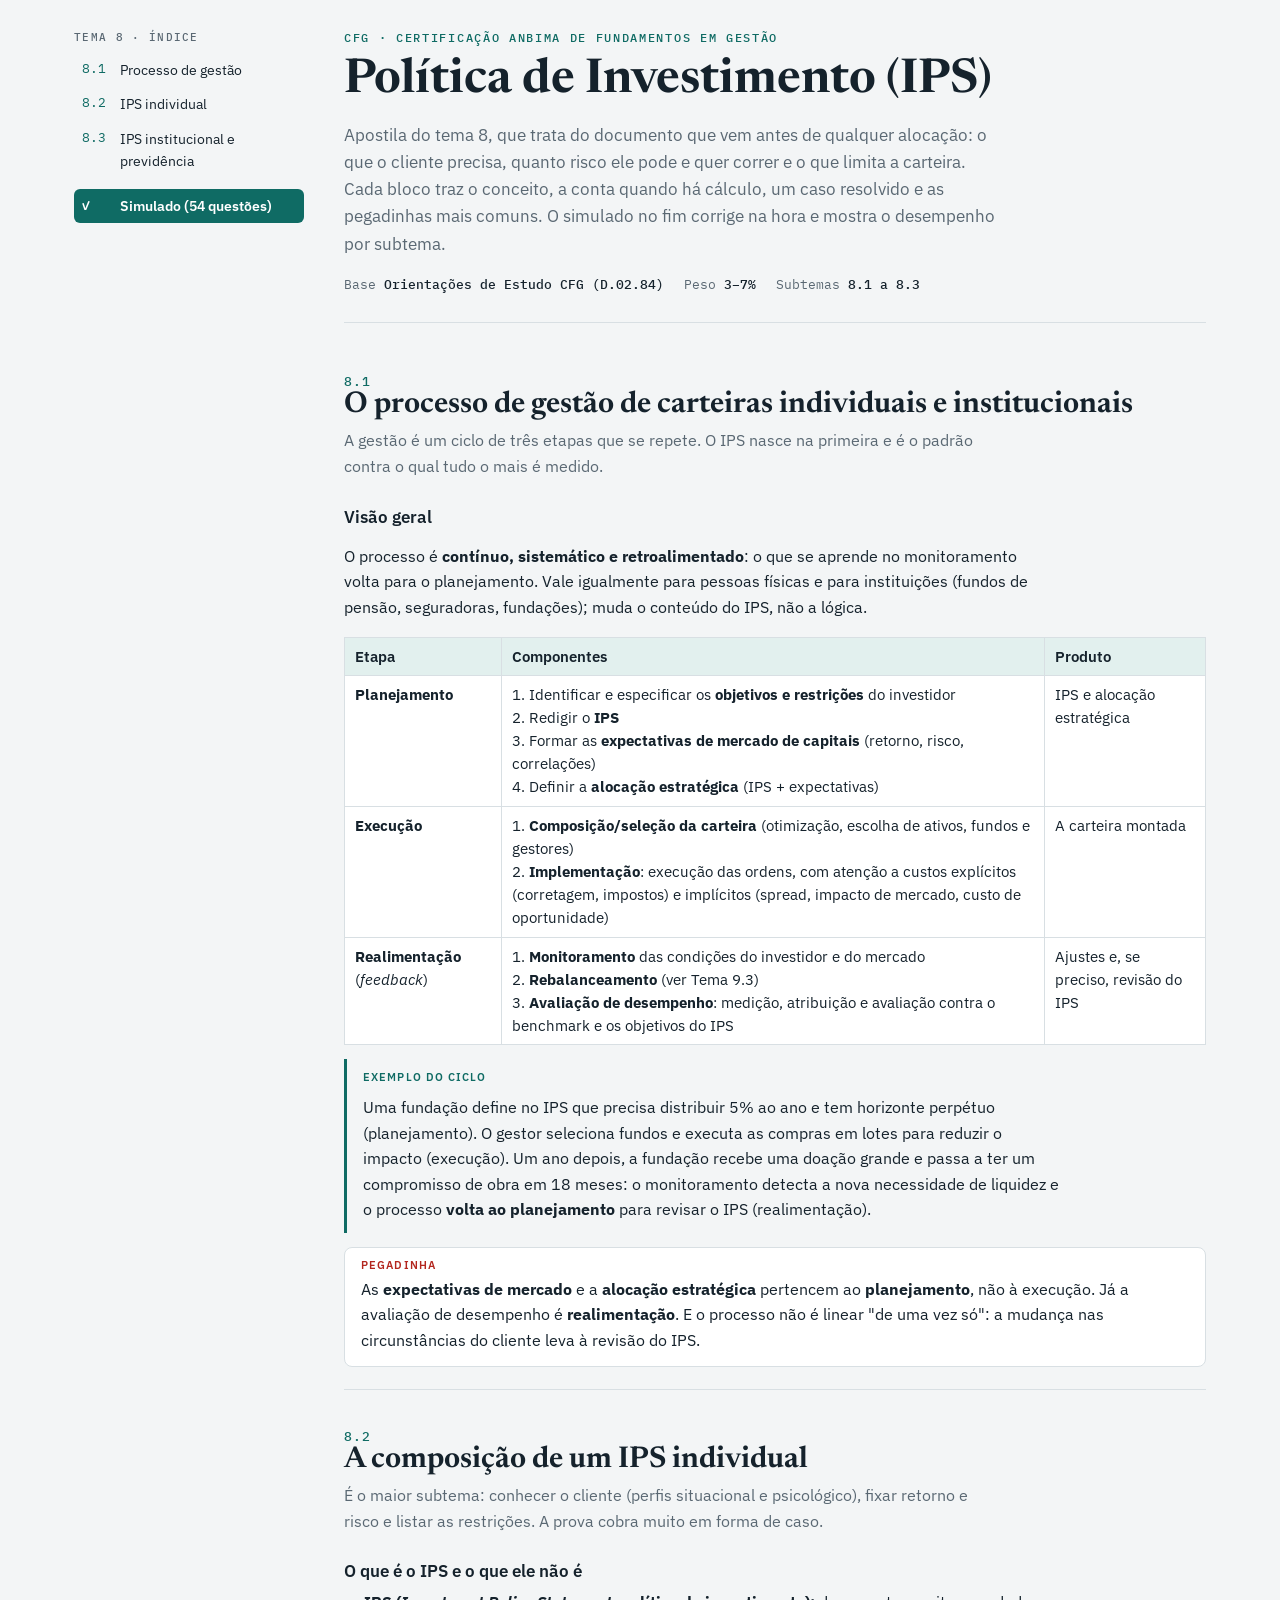
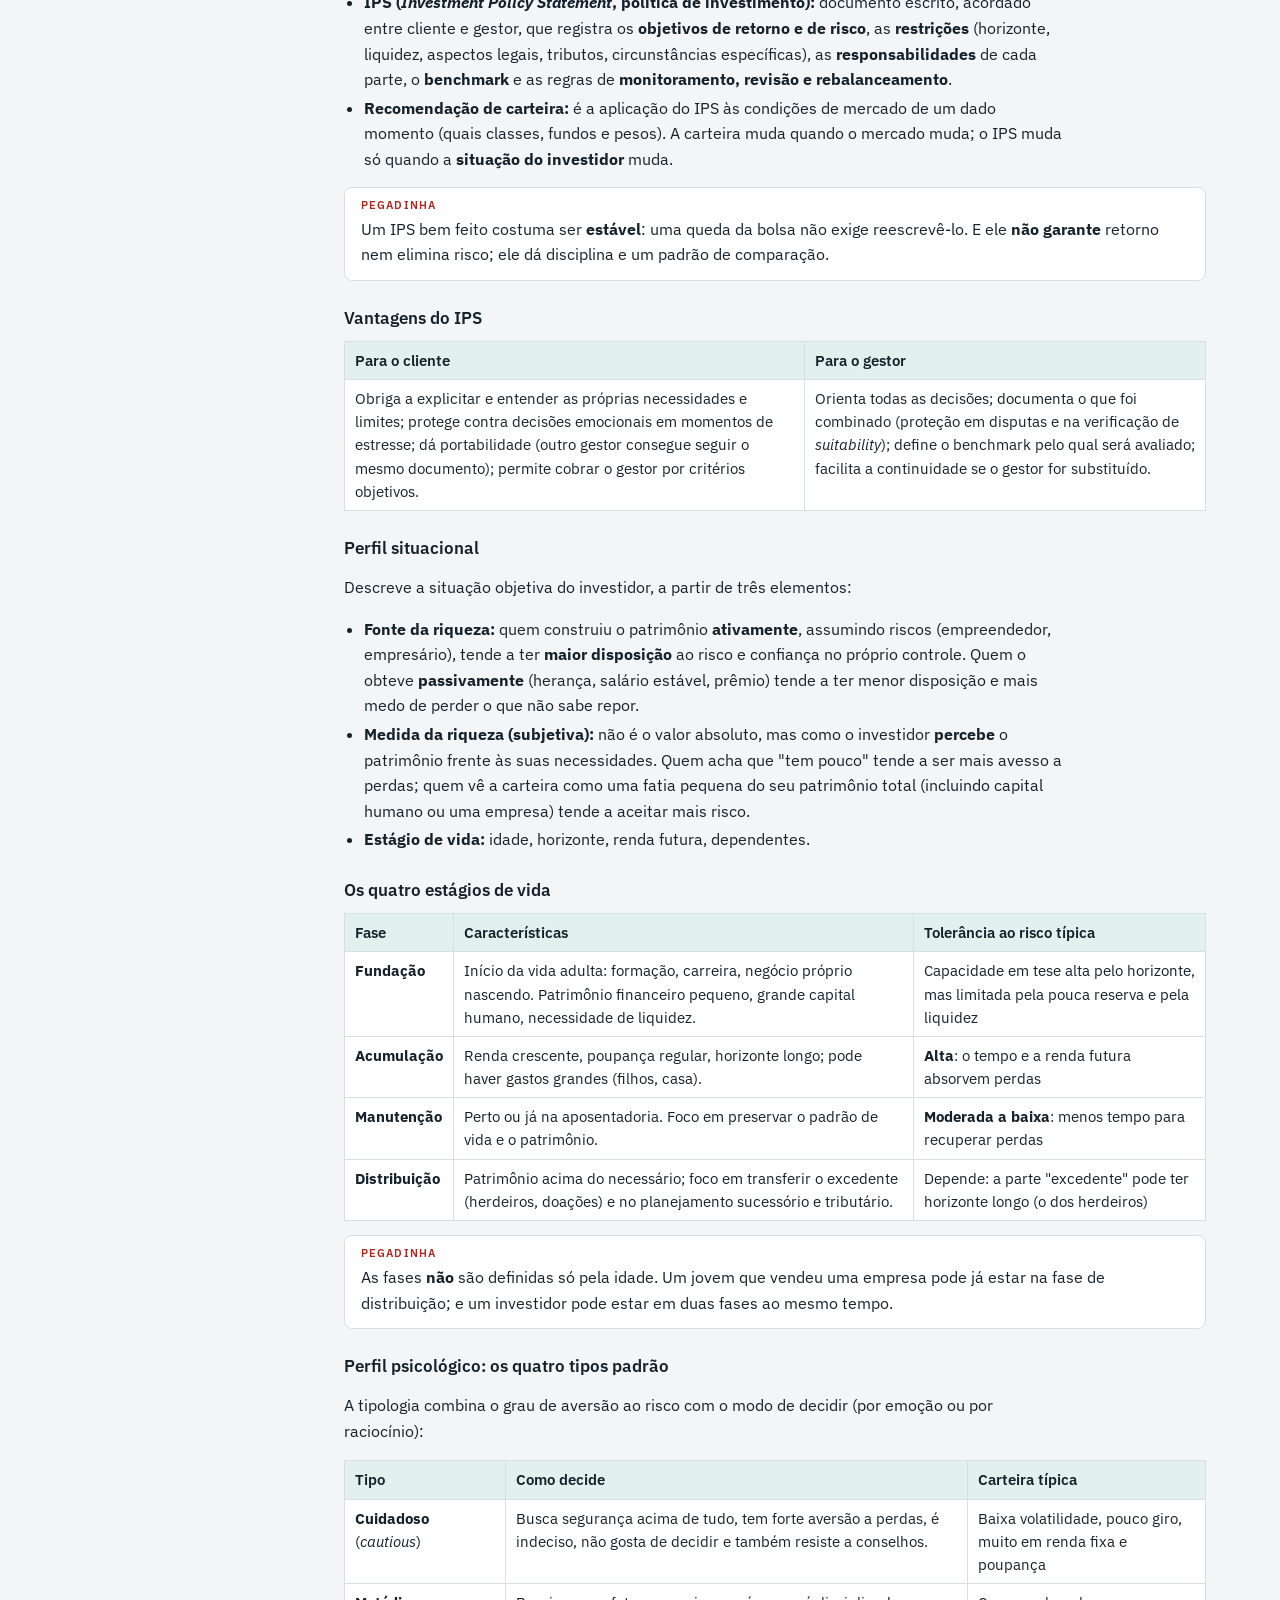
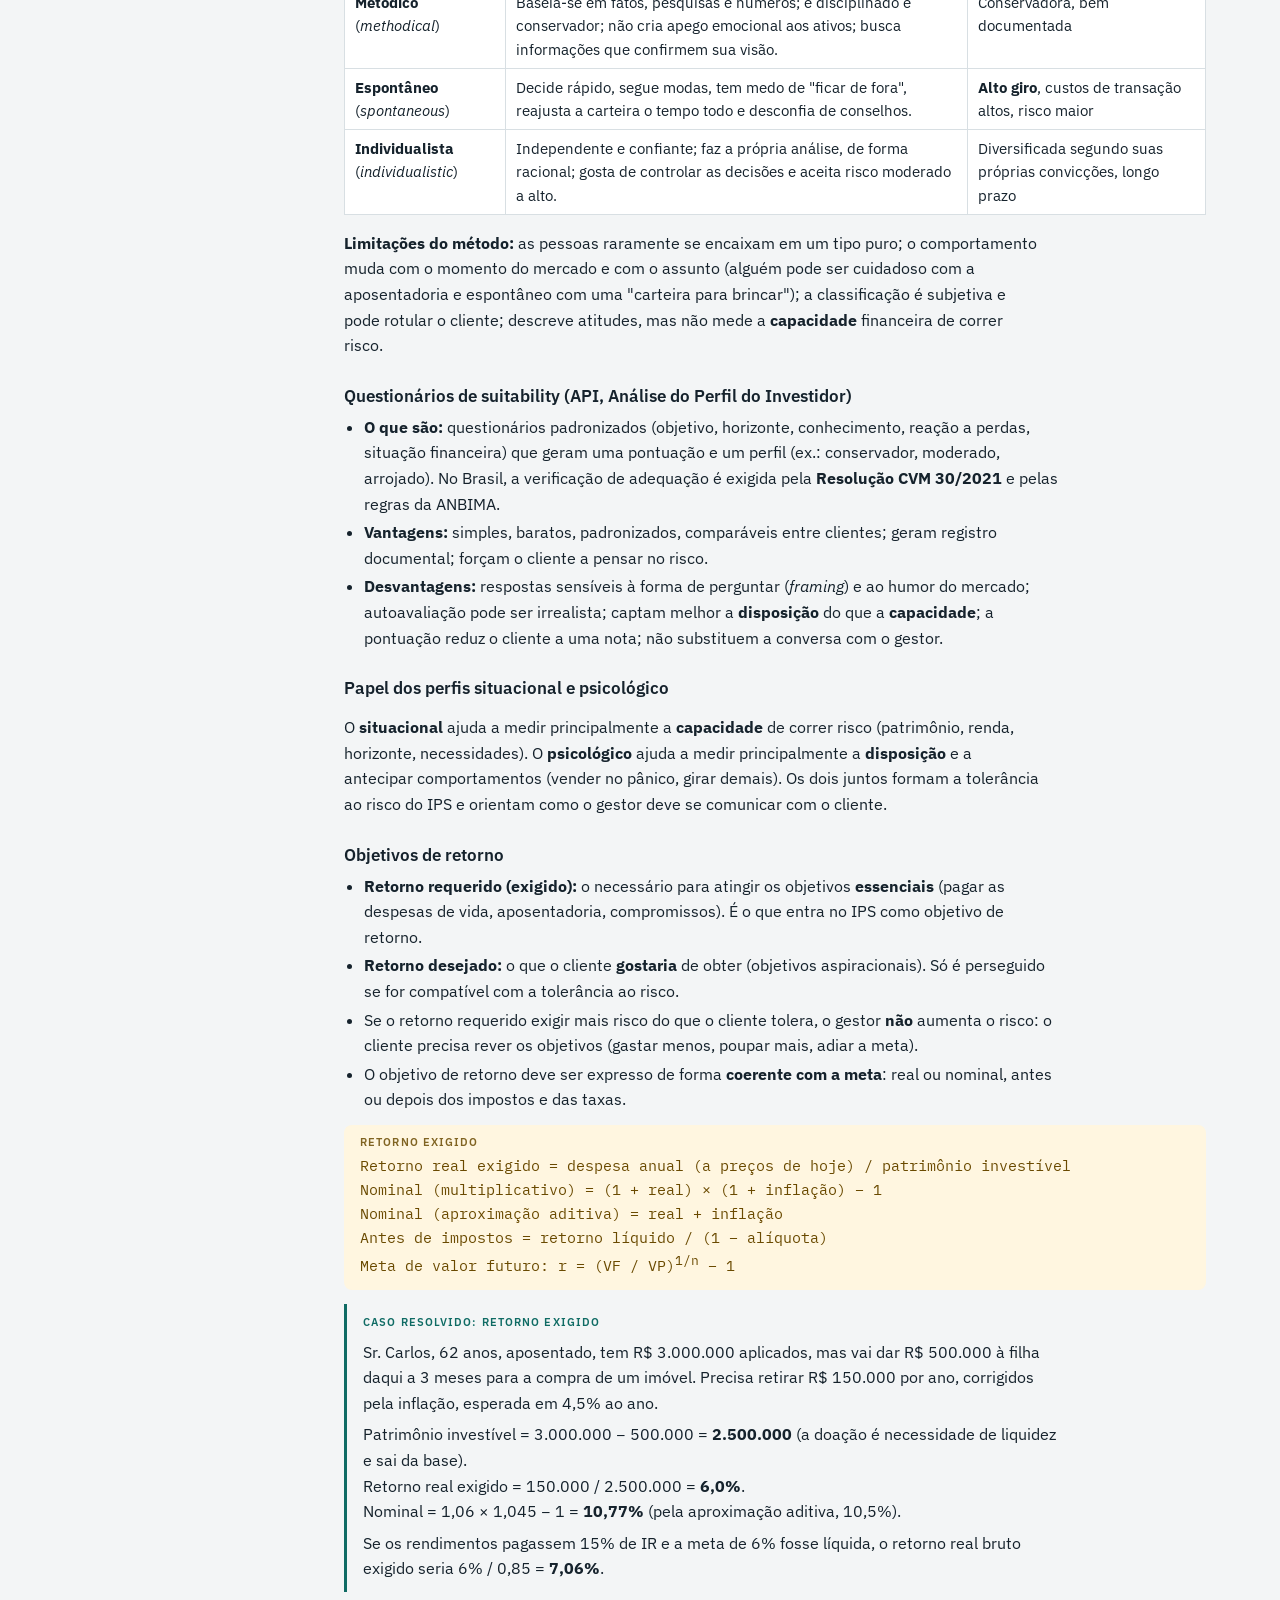
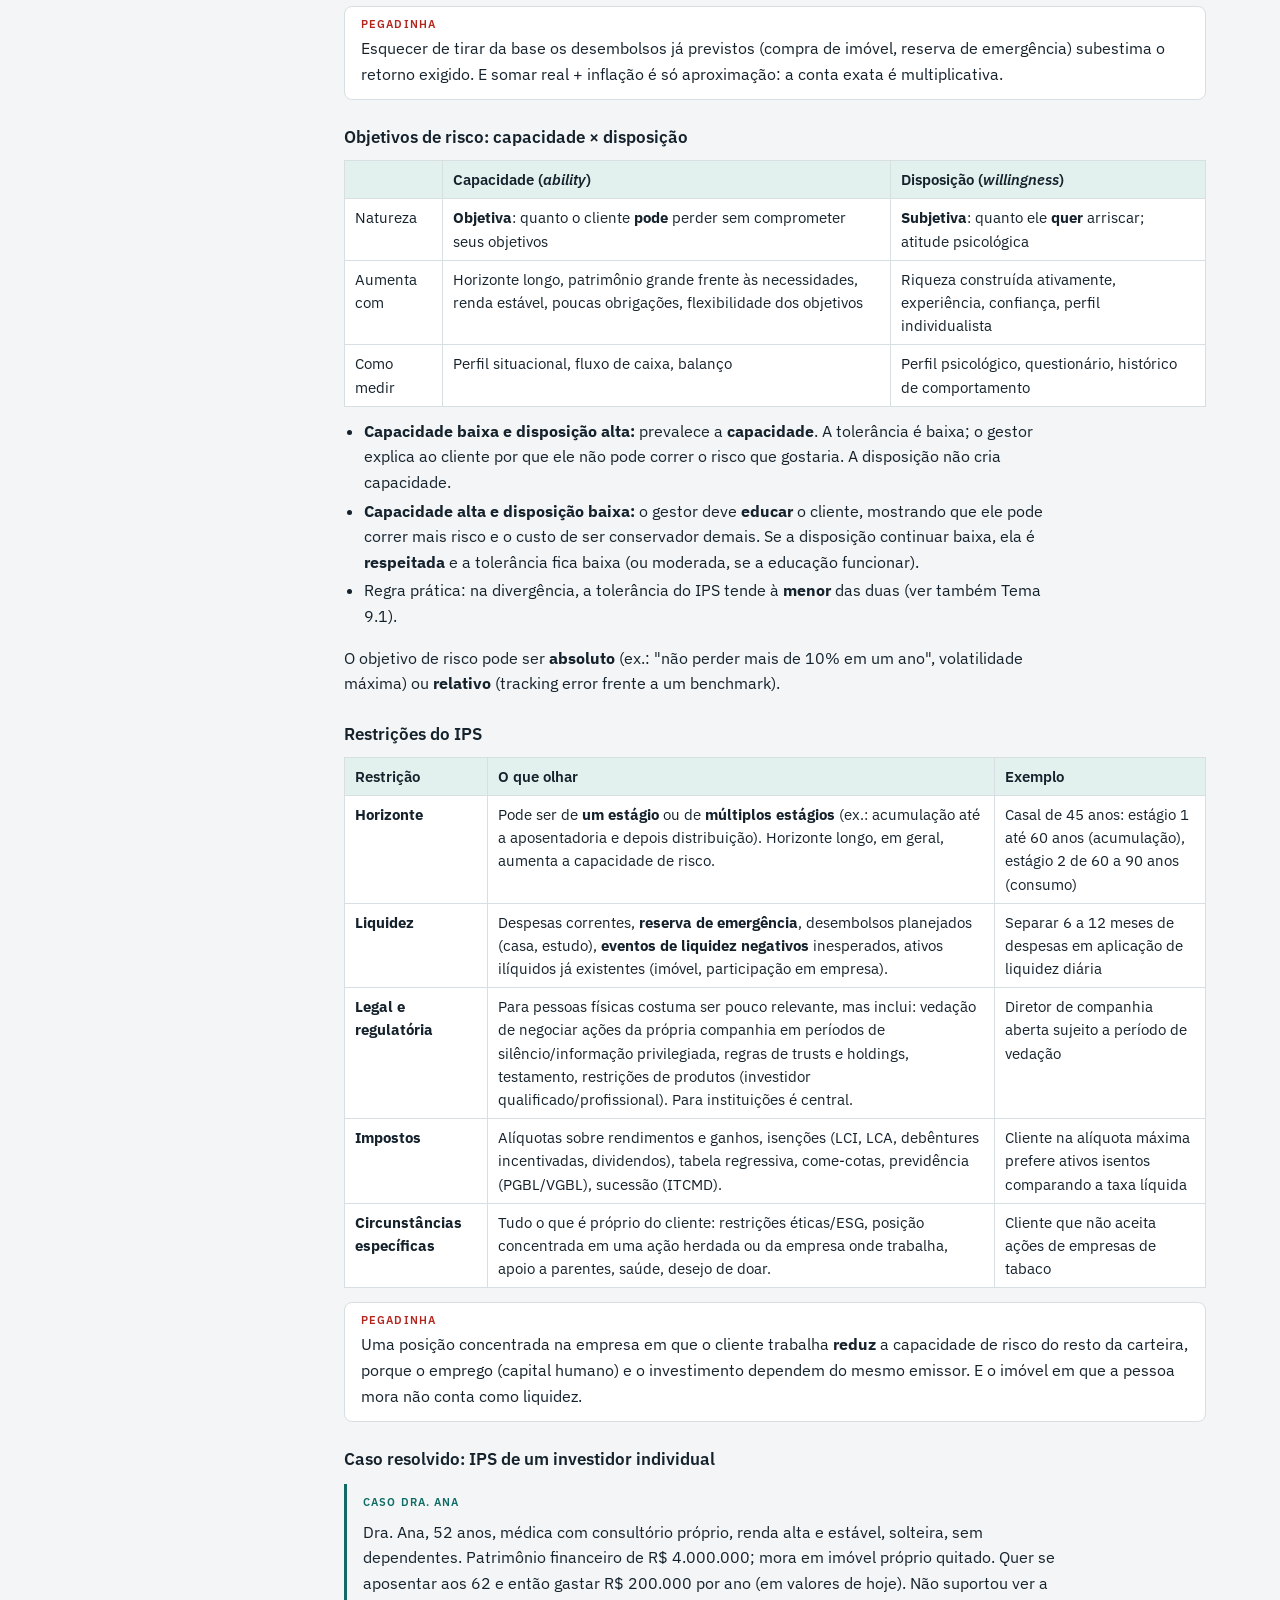
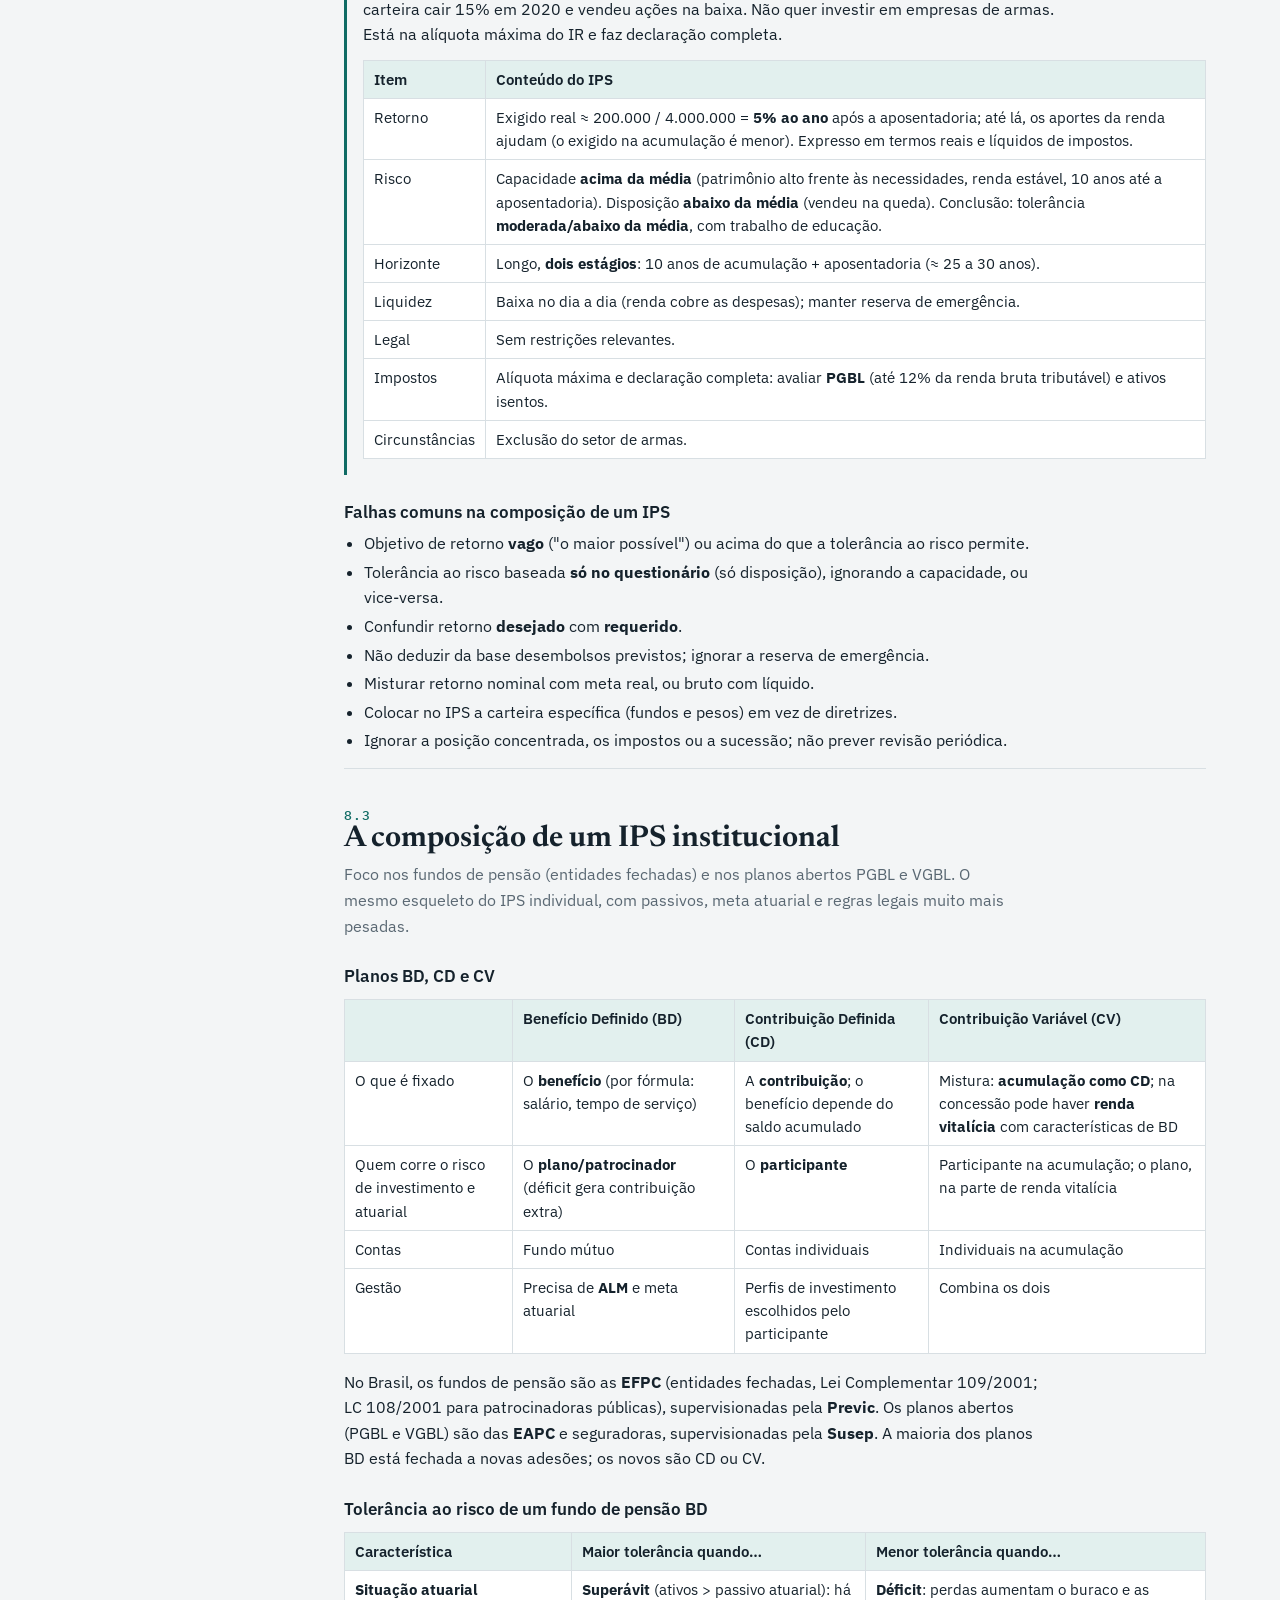
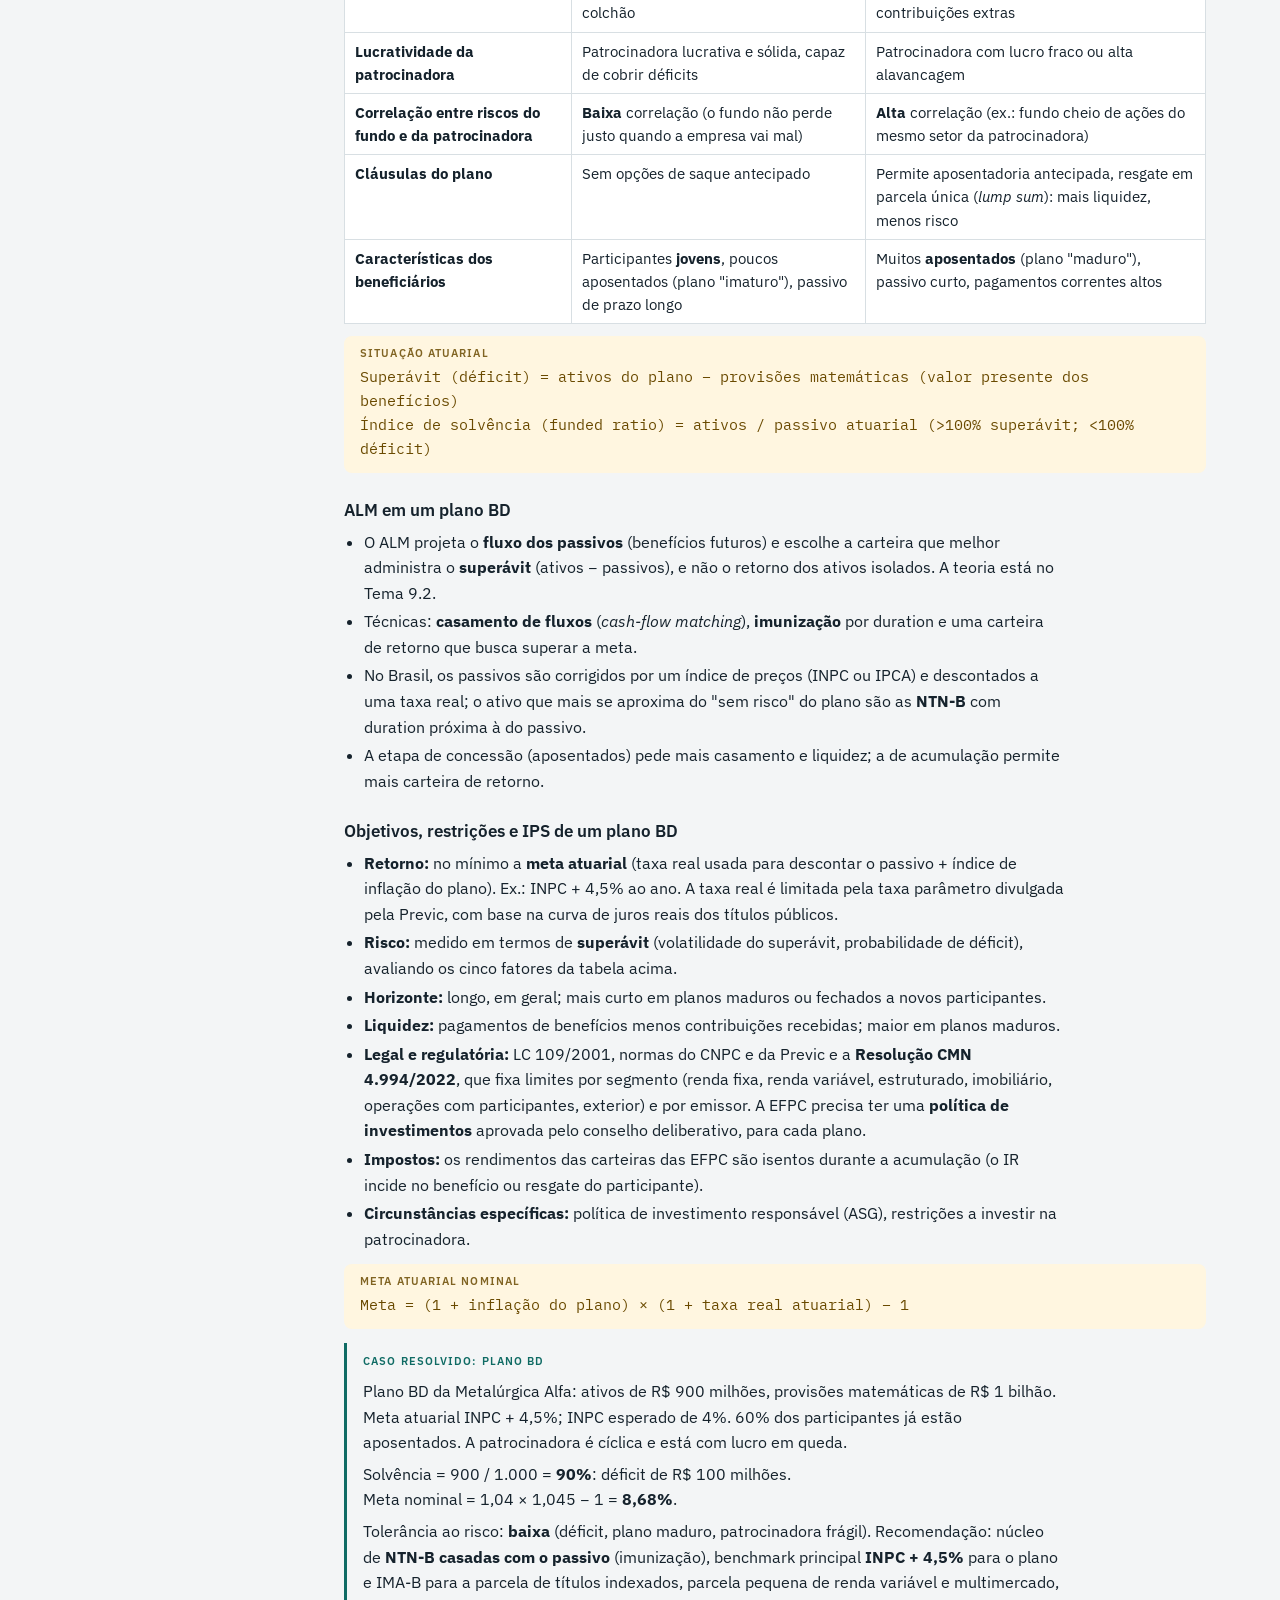
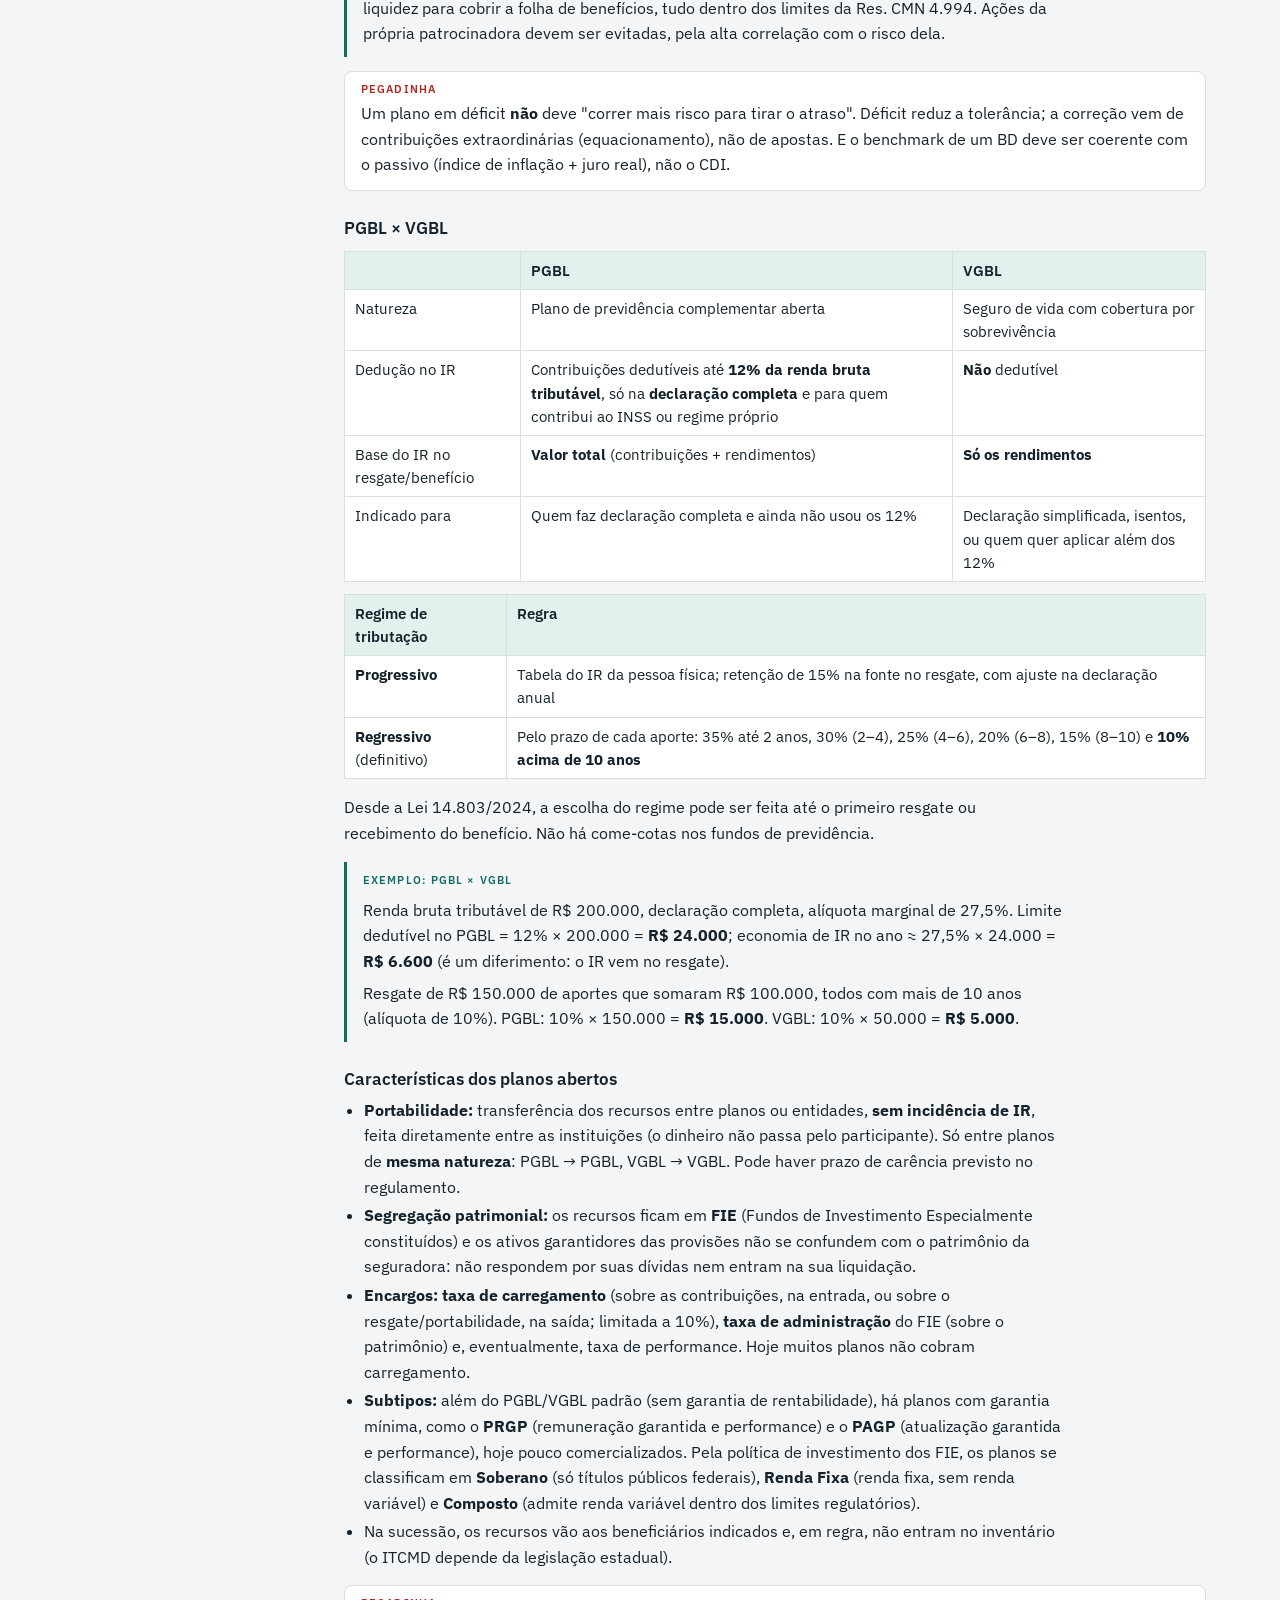
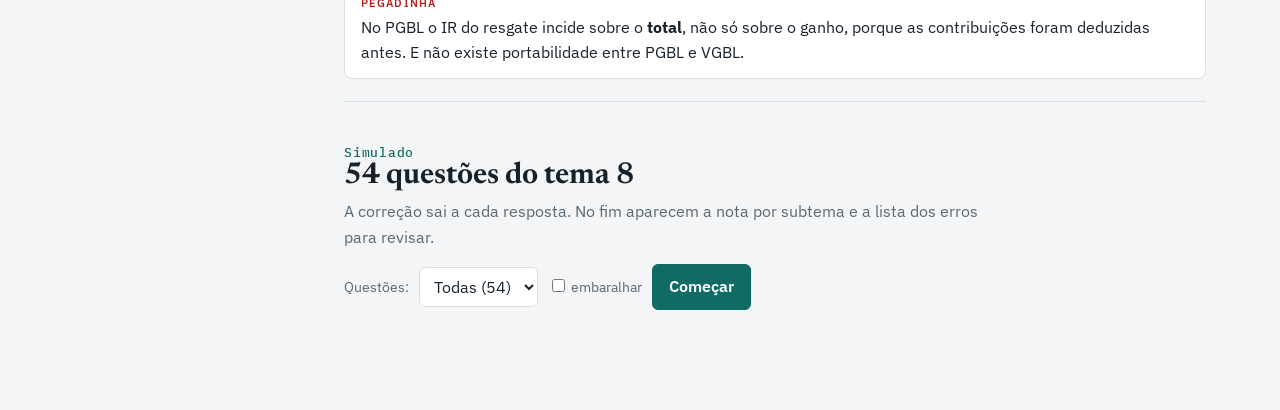
<file: apostilas/html/CFG Tema 8 - Politica de Investimento - Apostila e Simulado.html>
<!doctype html>
<html lang="pt-BR">
<head>
<meta charset="utf-8">
<meta name="viewport" content="width=device-width, initial-scale=1">
<title>CFG Tema 8 · Política de Investimento</title>
<link rel="preconnect" href="https://fonts.googleapis.com">
<link rel="preconnect" href="https://fonts.gstatic.com" crossorigin>
<link rel="stylesheet" href="https://fonts.googleapis.com/css2?family=Newsreader:opsz,wght@6..72,500;6..72,650&family=IBM+Plex+Sans:wght@400;500;600&family=IBM+Plex+Mono:wght@400;500&display=swap">
<style>
/* Layout: apostila em coluna de leitura com índice lateral fixo; simulado no fim como "folha de prova". */
:root{
  --bg:#f3f5f6; --paper:#ffffff; --ink:#15222c; --muted:#5a6873; --line:#d8dfe3;
  --accent:#0f6b64; --accent-soft:#e2f0ee; --formula:#fff6e0; --formula-ink:#6a4a00;
  --ok:#1d7a3e; --ok-soft:#e3f3e8; --bad:#b3261e; --bad-soft:#fbe6e4;
  --f-display:"Newsreader", Georgia, "Times New Roman", serif;
  --f-body:"IBM Plex Sans", system-ui, -apple-system, "Segoe UI", sans-serif;
  --f-mono:"IBM Plex Mono", ui-monospace, Consolas, monospace;
}
@media (prefers-color-scheme: dark){:root:not([data-theme="light"]){
  --bg:#0f171d; --paper:#16212a; --ink:#e4ebef; --muted:#97a6b0; --line:#2a3945;
  --accent:#5cc2b8; --accent-soft:#16332f; --formula:#2c2412; --formula-ink:#f0cf86;
  --ok:#6fd08f; --ok-soft:#173222; --bad:#ff8a80; --bad-soft:#3a1c1a; color-scheme:dark}}
:root[data-theme="dark"]{
  --bg:#0f171d; --paper:#16212a; --ink:#e4ebef; --muted:#97a6b0; --line:#2a3945;
  --accent:#5cc2b8; --accent-soft:#16332f; --formula:#2c2412; --formula-ink:#f0cf86;
  --ok:#6fd08f; --ok-soft:#173222; --bad:#ff8a80; --bad-soft:#3a1c1a; color-scheme:dark}
*{box-sizing:border-box}
body{background:var(--bg);color:var(--ink);font:16px/1.6 var(--f-body);margin:0}
.wrap{display:grid;grid-template-columns:230px minmax(0,1fr);gap:40px;max-width:1180px;margin:0 auto;padding-inline:24px;padding-block:32px 80px}
nav.toc{position:sticky;top:calc(env(safe-area-inset-top,0px) + 20px);align-self:start;font-size:14px}
nav.toc .k{font:500 11px/1 var(--f-mono);letter-spacing:.12em;text-transform:uppercase;color:var(--muted);margin-bottom:10px}
nav.toc a{display:grid;grid-template-columns:34px 1fr;gap:4px;padding:6px 8px;border-radius:6px;color:var(--ink);text-decoration:none}
nav.toc a:hover,nav.toc a:focus-visible{background:var(--accent-soft);outline:none}
nav.toc a span:first-child{font-family:var(--f-mono);color:var(--accent);font-size:13px}
nav.toc a.quiz{margin-top:10px;background:var(--accent);color:var(--paper);font-weight:600}
nav.toc a.quiz span:first-child{color:var(--paper)}
main{min-width:0}
header.hero{padding-bottom:28px;border-bottom:1px solid var(--line);margin-bottom:12px}
.eyebrow{font:500 12px/1 var(--f-mono);letter-spacing:.14em;text-transform:uppercase;color:var(--accent)}
h1{font:650 clamp(32px,5vw,48px)/1.08 var(--f-display);margin:12px 0 14px;text-wrap:balance}
h2{font:650 30px/1.15 var(--f-display);margin:0 0 6px;text-wrap:balance}
h3{font:600 17px/1.3 var(--f-body);margin:26px 0 8px}
.lede{max-width:66ch;color:var(--muted);font-size:17px;margin:0}
.meta{display:flex;flex-wrap:wrap;gap:8px 20px;margin-top:18px;font:13px/1.4 var(--f-mono);color:var(--muted)}
.meta b{color:var(--ink);font-weight:500}
section.topic{padding-block:40px 8px;border-bottom:1px solid var(--line)}
.num{font:500 13px/1 var(--f-mono);color:var(--accent);letter-spacing:.06em}
.why{color:var(--muted);max-width:66ch;margin:0 0 6px}
p,li{max-width:70ch}
ul{padding-left:20px;margin:6px 0}
li{margin:3px 0}
.tbl{overflow-x:auto;margin:12px 0}
table{border-collapse:collapse;width:100%;font-size:14.5px;background:var(--paper)}
th,td{border:1px solid var(--line);padding:7px 10px;text-align:left;vertical-align:top}
th{background:var(--accent-soft);font-weight:600}
td.n{font-family:var(--f-mono);font-variant-numeric:tabular-nums;white-space:nowrap}
.formula{background:var(--formula);color:var(--formula-ink);border-radius:8px;padding:12px 16px;margin:12px 0;font:15px/1.6 var(--f-mono);overflow-x:auto}
.formula .lbl{display:block;font:600 11px/1 var(--f-body);letter-spacing:.1em;text-transform:uppercase;margin-bottom:6px;opacity:.85}
.ex{border-left:3px solid var(--accent);padding:4px 0 4px 16px;margin:14px 0}
.ex .lbl{font:600 11px/1 var(--f-body);letter-spacing:.1em;text-transform:uppercase;color:var(--accent)}
.ex p{margin:6px 0}
.pegadinha{background:var(--paper);border:1px solid var(--line);border-radius:8px;padding:12px 16px;margin:14px 0}
.pegadinha b:first-child{font:600 11px/1 var(--f-body);letter-spacing:.1em;text-transform:uppercase;color:var(--bad);display:block;margin-bottom:6px}
code{font-family:var(--f-mono);font-size:.92em}
/* Simulado */
#simulado{padding-top:44px}
.qbar{display:flex;flex-wrap:wrap;gap:10px;align-items:center;margin:14px 0 20px}
.qbar label{font-size:14px;color:var(--muted)}
select,button{font:inherit}
select{padding:8px 10px;border:1px solid var(--line);border-radius:6px;background:var(--paper);color:var(--ink)}
button{cursor:pointer;border-radius:6px;padding:9px 16px;border:1px solid var(--accent);background:var(--accent);color:var(--paper);font-weight:600}
button.ghost{background:transparent;color:var(--accent)}
button:focus-visible,select:focus-visible,.opt:focus-visible{outline:3px solid var(--accent);outline-offset:2px}
button:disabled{opacity:.45;cursor:default}
.card{background:var(--paper);border:1px solid var(--line);border-radius:10px;padding:22px}
.qhead{display:flex;justify-content:space-between;gap:12px;flex-wrap:wrap;font:13px/1.4 var(--f-mono);color:var(--muted)}
.progress{height:4px;background:var(--line);border-radius:4px;margin:10px 0 18px;overflow:hidden}
.progress i{display:block;height:100%;background:var(--accent);width:0;transition:width .25s}
.qtext{font:600 18px/1.45 var(--f-body);margin:0 0 16px}
.opts{display:grid;gap:8px}
.opt{display:grid;grid-template-columns:28px 1fr;gap:8px;text-align:left;padding:11px 14px;border:1px solid var(--line);border-radius:8px;background:var(--bg);color:var(--ink);font-weight:400}
.opt:hover:not(:disabled){border-color:var(--accent)}
.opt .l{font-family:var(--f-mono);color:var(--muted)}
.opt.ok{background:var(--ok-soft);border-color:var(--ok)}
.opt.bad{background:var(--bad-soft);border-color:var(--bad)}
.opt:disabled{cursor:default;opacity:1}
.fb{margin-top:16px;padding:12px 16px;border-radius:8px;background:var(--accent-soft)}
.fb strong.ok{color:var(--ok)} .fb strong.bad{color:var(--bad)}
.nav2{display:flex;justify-content:space-between;gap:10px;margin-top:18px;flex-wrap:wrap}
.score{font:650 44px/1 var(--f-display)}
.bars{display:grid;gap:8px;margin:18px 0}
.bar{display:grid;grid-template-columns:minmax(0,210px) 1fr 70px;gap:10px;align-items:center;font-size:14px}
.bar .t{height:10px;background:var(--line);border-radius:5px;overflow:hidden}
.bar .t i{display:block;height:100%;background:var(--accent)}
.bar .v{font-family:var(--f-mono);font-variant-numeric:tabular-nums;text-align:right}
.hint{font-size:13px;color:var(--muted)}
@media (max-width:860px){
  .wrap{grid-template-columns:1fr;gap:12px;padding-inline:16px}
  nav.toc{position:static;display:flex;flex-wrap:wrap;gap:4px}
  nav.toc .k{width:100%}
  nav.toc a{grid-template-columns:auto 1fr;padding:5px 8px;border:1px solid var(--line)}
  .bar{grid-template-columns:1fr 60px}
  .bar .t{grid-column:1/-1;order:3}
}
@media (prefers-reduced-motion:reduce){.progress i{transition:none}}

@media print{
  body{background:#fff;color:#000;font-size:11pt}
  .wrap{display:block;max-width:none;padding:0}
  nav.toc{display:none}
  section.topic{break-inside:auto;padding-block:18px 4px}
  h2,h3{break-after:avoid}
  table,.formula,.ex,.pegadinha{break-inside:avoid}
  .formula{background:#f6f1e2;color:#000}
  th{background:#e8eef0}
}
</style>
</head>
<body>
<div class="wrap">
<nav class="toc" aria-label="Índice">
  <div class="k">Tema 8 · índice</div>
  <a href="#t81"><span>8.1</span><span>Processo de gestão</span></a>
  <a href="#t82"><span>8.2</span><span>IPS individual</span></a>
  <a href="#t83"><span>8.3</span><span>IPS institucional e previdência</span></a>
  <a href="#simulado" class="quiz"><span>✓</span><span>Simulado (54 questões)</span></a>
</nav>

<main>
<header class="hero">
  <div class="eyebrow">CFG · Certificação ANBIMA de Fundamentos em Gestão</div>
  <h1>Política de Investimento (IPS)</h1>
  <p class="lede">Apostila do tema 8, que trata do documento que vem antes de qualquer alocação: o que o cliente precisa, quanto risco ele pode e quer correr e o que limita a carteira. Cada bloco traz o conceito, a conta quando há cálculo, um caso resolvido e as pegadinhas mais comuns. O simulado no fim corrige na hora e mostra o desempenho por subtema.</p>
  <div class="meta"><span>Base <b>Orientações de Estudo CFG (D.02.84)</b></span><span>Peso <b>3–7%</b></span><span>Subtemas <b>8.1 a 8.3</b></span></div>
</header>

<!-- 8.1 -->
<section class="topic" id="t81">
  <div class="num">8.1</div>
  <h2>O processo de gestão de carteiras individuais e institucionais</h2>
  <p class="why">A gestão é um ciclo de três etapas que se repete. O IPS nasce na primeira e é o padrão contra o qual tudo o mais é medido.</p>

  <h3>Visão geral</h3>
  <p>O processo é <b>contínuo, sistemático e retroalimentado</b>: o que se aprende no monitoramento volta para o planejamento. Vale igualmente para pessoas físicas e para instituições (fundos de pensão, seguradoras, fundações); muda o conteúdo do IPS, não a lógica.</p>
  <div class="tbl"><table>
    <tr><th>Etapa</th><th>Componentes</th><th>Produto</th></tr>
    <tr><td><b>Planejamento</b></td><td>1. Identificar e especificar os <b>objetivos e restrições</b> do investidor<br>2. Redigir o <b>IPS</b><br>3. Formar as <b>expectativas de mercado de capitais</b> (retorno, risco, correlações)<br>4. Definir a <b>alocação estratégica</b> (IPS + expectativas)</td><td>IPS e alocação estratégica</td></tr>
    <tr><td><b>Execução</b></td><td>1. <b>Composição/seleção da carteira</b> (otimização, escolha de ativos, fundos e gestores)<br>2. <b>Implementação</b>: execução das ordens, com atenção a custos explícitos (corretagem, impostos) e implícitos (spread, impacto de mercado, custo de oportunidade)</td><td>A carteira montada</td></tr>
    <tr><td><b>Realimentação</b> (<i>feedback</i>)</td><td>1. <b>Monitoramento</b> das condições do investidor e do mercado<br>2. <b>Rebalanceamento</b> (ver Tema 9.3)<br>3. <b>Avaliação de desempenho</b>: medição, atribuição e avaliação contra o benchmark e os objetivos do IPS</td><td>Ajustes e, se preciso, revisão do IPS</td></tr>
  </table></div>
  <div class="ex"><span class="lbl">Exemplo do ciclo</span>
    <p>Uma fundação define no IPS que precisa distribuir 5% ao ano e tem horizonte perpétuo (planejamento). O gestor seleciona fundos e executa as compras em lotes para reduzir o impacto (execução). Um ano depois, a fundação recebe uma doação grande e passa a ter um compromisso de obra em 18 meses: o monitoramento detecta a nova necessidade de liquidez e o processo <b>volta ao planejamento</b> para revisar o IPS (realimentação).</p>
  </div>
  <div class="pegadinha"><b>Pegadinha</b>As <b>expectativas de mercado</b> e a <b>alocação estratégica</b> pertencem ao <b>planejamento</b>, não à execução. Já a avaliação de desempenho é <b>realimentação</b>. E o processo não é linear "de uma vez só": a mudança nas circunstâncias do cliente leva à revisão do IPS.</div>
</section>

<!-- 8.2 -->
<section class="topic" id="t82">
  <div class="num">8.2</div>
  <h2>A composição de um IPS individual</h2>
  <p class="why">É o maior subtema: conhecer o cliente (perfis situacional e psicológico), fixar retorno e risco e listar as restrições. A prova cobra muito em forma de caso.</p>

  <h3>O que é o IPS e o que ele não é</h3>
  <ul>
    <li><b>IPS (<i>Investment Policy Statement</i>, política de investimento):</b> documento escrito, acordado entre cliente e gestor, que registra os <b>objetivos de retorno e de risco</b>, as <b>restrições</b> (horizonte, liquidez, aspectos legais, tributos, circunstâncias específicas), as <b>responsabilidades</b> de cada parte, o <b>benchmark</b> e as regras de <b>monitoramento, revisão e rebalanceamento</b>.</li>
    <li><b>Recomendação de carteira:</b> é a aplicação do IPS às condições de mercado de um dado momento (quais classes, fundos e pesos). A carteira muda quando o mercado muda; o IPS muda só quando a <b>situação do investidor</b> muda.</li>
  </ul>
  <div class="pegadinha"><b>Pegadinha</b>Um IPS bem feito costuma ser <b>estável</b>: uma queda da bolsa não exige reescrevê-lo. E ele <b>não garante</b> retorno nem elimina risco; ele dá disciplina e um padrão de comparação.</div>

  <h3>Vantagens do IPS</h3>
  <div class="tbl"><table>
    <tr><th>Para o cliente</th><th>Para o gestor</th></tr>
    <tr><td>Obriga a explicitar e entender as próprias necessidades e limites; protege contra decisões emocionais em momentos de estresse; dá portabilidade (outro gestor consegue seguir o mesmo documento); permite cobrar o gestor por critérios objetivos.</td><td>Orienta todas as decisões; documenta o que foi combinado (proteção em disputas e na verificação de <i>suitability</i>); define o benchmark pelo qual será avaliado; facilita a continuidade se o gestor for substituído.</td></tr>
  </table></div>

  <h3>Perfil situacional</h3>
  <p>Descreve a situação objetiva do investidor, a partir de três elementos:</p>
  <ul>
    <li><b>Fonte da riqueza:</b> quem construiu o patrimônio <b>ativamente</b>, assumindo riscos (empreendedor, empresário), tende a ter <b>maior disposição</b> ao risco e confiança no próprio controle. Quem o obteve <b>passivamente</b> (herança, salário estável, prêmio) tende a ter menor disposição e mais medo de perder o que não sabe repor.</li>
    <li><b>Medida da riqueza (subjetiva):</b> não é o valor absoluto, mas como o investidor <b>percebe</b> o patrimônio frente às suas necessidades. Quem acha que "tem pouco" tende a ser mais avesso a perdas; quem vê a carteira como uma fatia pequena do seu patrimônio total (incluindo capital humano ou uma empresa) tende a aceitar mais risco.</li>
    <li><b>Estágio de vida:</b> idade, horizonte, renda futura, dependentes.</li>
  </ul>

  <h3>Os quatro estágios de vida</h3>
  <div class="tbl"><table>
    <tr><th>Fase</th><th>Características</th><th>Tolerância ao risco típica</th></tr>
    <tr><td><b>Fundação</b></td><td>Início da vida adulta: formação, carreira, negócio próprio nascendo. Patrimônio financeiro pequeno, grande capital humano, necessidade de liquidez.</td><td>Capacidade em tese alta pelo horizonte, mas limitada pela pouca reserva e pela liquidez</td></tr>
    <tr><td><b>Acumulação</b></td><td>Renda crescente, poupança regular, horizonte longo; pode haver gastos grandes (filhos, casa).</td><td><b>Alta</b>: o tempo e a renda futura absorvem perdas</td></tr>
    <tr><td><b>Manutenção</b></td><td>Perto ou já na aposentadoria. Foco em preservar o padrão de vida e o patrimônio.</td><td><b>Moderada a baixa</b>: menos tempo para recuperar perdas</td></tr>
    <tr><td><b>Distribuição</b></td><td>Patrimônio acima do necessário; foco em transferir o excedente (herdeiros, doações) e no planejamento sucessório e tributário.</td><td>Depende: a parte "excedente" pode ter horizonte longo (o dos herdeiros)</td></tr>
  </table></div>
  <div class="pegadinha"><b>Pegadinha</b>As fases <b>não</b> são definidas só pela idade. Um jovem que vendeu uma empresa pode já estar na fase de distribuição; e um investidor pode estar em duas fases ao mesmo tempo.</div>

  <h3>Perfil psicológico: os quatro tipos padrão</h3>
  <p>A tipologia combina o grau de aversão ao risco com o modo de decidir (por emoção ou por raciocínio):</p>
  <div class="tbl"><table>
    <tr><th>Tipo</th><th>Como decide</th><th>Carteira típica</th></tr>
    <tr><td><b>Cuidadoso</b> (<i>cautious</i>)</td><td>Busca segurança acima de tudo, tem forte aversão a perdas, é indeciso, não gosta de decidir e também resiste a conselhos.</td><td>Baixa volatilidade, pouco giro, muito em renda fixa e poupança</td></tr>
    <tr><td><b>Metódico</b> (<i>methodical</i>)</td><td>Baseia-se em fatos, pesquisas e números; é disciplinado e conservador; não cria apego emocional aos ativos; busca informações que confirmem sua visão.</td><td>Conservadora, bem documentada</td></tr>
    <tr><td><b>Espontâneo</b> (<i>spontaneous</i>)</td><td>Decide rápido, segue modas, tem medo de "ficar de fora", reajusta a carteira o tempo todo e desconfia de conselhos.</td><td><b>Alto giro</b>, custos de transação altos, risco maior</td></tr>
    <tr><td><b>Individualista</b> (<i>individualistic</i>)</td><td>Independente e confiante; faz a própria análise, de forma racional; gosta de controlar as decisões e aceita risco moderado a alto.</td><td>Diversificada segundo suas próprias convicções, longo prazo</td></tr>
  </table></div>
  <p><b>Limitações do método:</b> as pessoas raramente se encaixam em um tipo puro; o comportamento muda com o momento do mercado e com o assunto (alguém pode ser cuidadoso com a aposentadoria e espontâneo com uma "carteira para brincar"); a classificação é subjetiva e pode rotular o cliente; descreve atitudes, mas não mede a <b>capacidade</b> financeira de correr risco.</p>

  <h3>Questionários de suitability (API, Análise do Perfil do Investidor)</h3>
  <ul>
    <li><b>O que são:</b> questionários padronizados (objetivo, horizonte, conhecimento, reação a perdas, situação financeira) que geram uma pontuação e um perfil (ex.: conservador, moderado, arrojado). No Brasil, a verificação de adequação é exigida pela <b>Resolução CVM 30/2021</b> e pelas regras da ANBIMA.</li>
    <li><b>Vantagens:</b> simples, baratos, padronizados, comparáveis entre clientes; geram registro documental; forçam o cliente a pensar no risco.</li>
    <li><b>Desvantagens:</b> respostas sensíveis à forma de perguntar (<i>framing</i>) e ao humor do mercado; autoavaliação pode ser irrealista; captam melhor a <b>disposição</b> do que a <b>capacidade</b>; a pontuação reduz o cliente a uma nota; não substituem a conversa com o gestor.</li>
  </ul>

  <h3>Papel dos perfis situacional e psicológico</h3>
  <p>O <b>situacional</b> ajuda a medir principalmente a <b>capacidade</b> de correr risco (patrimônio, renda, horizonte, necessidades). O <b>psicológico</b> ajuda a medir principalmente a <b>disposição</b> e a antecipar comportamentos (vender no pânico, girar demais). Os dois juntos formam a tolerância ao risco do IPS e orientam como o gestor deve se comunicar com o cliente.</p>

  <h3>Objetivos de retorno</h3>
  <ul>
    <li><b>Retorno requerido (exigido):</b> o necessário para atingir os objetivos <b>essenciais</b> (pagar as despesas de vida, aposentadoria, compromissos). É o que entra no IPS como objetivo de retorno.</li>
    <li><b>Retorno desejado:</b> o que o cliente <b>gostaria</b> de obter (objetivos aspiracionais). Só é perseguido se for compatível com a tolerância ao risco.</li>
    <li>Se o retorno requerido exigir mais risco do que o cliente tolera, o gestor <b>não</b> aumenta o risco: o cliente precisa rever os objetivos (gastar menos, poupar mais, adiar a meta).</li>
    <li>O objetivo de retorno deve ser expresso de forma <b>coerente com a meta</b>: real ou nominal, antes ou depois dos impostos e das taxas.</li>
  </ul>
  <div class="formula"><span class="lbl">Retorno exigido</span>Retorno real exigido = despesa anual (a preços de hoje) / patrimônio investível<br>Nominal (multiplicativo) = (1 + real) × (1 + inflação) − 1<br>Nominal (aproximação aditiva) = real + inflação<br>Antes de impostos = retorno líquido / (1 − alíquota)<br>Meta de valor futuro: r = (VF / VP)<sup>1/n</sup> − 1</div>
  <div class="ex"><span class="lbl">Caso resolvido: retorno exigido</span>
    <p>Sr. Carlos, 62 anos, aposentado, tem R$ 3.000.000 aplicados, mas vai dar R$ 500.000 à filha daqui a 3 meses para a compra de um imóvel. Precisa retirar R$ 150.000 por ano, corrigidos pela inflação, esperada em 4,5% ao ano.</p>
    <p>Patrimônio investível = 3.000.000 − 500.000 = <b>2.500.000</b> (a doação é necessidade de liquidez e sai da base).<br>
    Retorno real exigido = 150.000 / 2.500.000 = <b>6,0%</b>.<br>
    Nominal = 1,06 × 1,045 − 1 = <b>10,77%</b> (pela aproximação aditiva, 10,5%).</p>
    <p>Se os rendimentos pagassem 15% de IR e a meta de 6% fosse líquida, o retorno real bruto exigido seria 6% / 0,85 = <b>7,06%</b>.</p>
  </div>
  <div class="pegadinha"><b>Pegadinha</b>Esquecer de tirar da base os desembolsos já previstos (compra de imóvel, reserva de emergência) subestima o retorno exigido. E somar real + inflação é só aproximação: a conta exata é multiplicativa.</div>

  <h3>Objetivos de risco: capacidade × disposição</h3>
  <div class="tbl"><table>
    <tr><th></th><th>Capacidade (<i>ability</i>)</th><th>Disposição (<i>willingness</i>)</th></tr>
    <tr><td>Natureza</td><td><b>Objetiva</b>: quanto o cliente <b>pode</b> perder sem comprometer seus objetivos</td><td><b>Subjetiva</b>: quanto ele <b>quer</b> arriscar; atitude psicológica</td></tr>
    <tr><td>Aumenta com</td><td>Horizonte longo, patrimônio grande frente às necessidades, renda estável, poucas obrigações, flexibilidade dos objetivos</td><td>Riqueza construída ativamente, experiência, confiança, perfil individualista</td></tr>
    <tr><td>Como medir</td><td>Perfil situacional, fluxo de caixa, balanço</td><td>Perfil psicológico, questionário, histórico de comportamento</td></tr>
  </table></div>
  <ul>
    <li><b>Capacidade baixa e disposição alta:</b> prevalece a <b>capacidade</b>. A tolerância é baixa; o gestor explica ao cliente por que ele não pode correr o risco que gostaria. A disposição não cria capacidade.</li>
    <li><b>Capacidade alta e disposição baixa:</b> o gestor deve <b>educar</b> o cliente, mostrando que ele pode correr mais risco e o custo de ser conservador demais. Se a disposição continuar baixa, ela é <b>respeitada</b> e a tolerância fica baixa (ou moderada, se a educação funcionar).</li>
    <li>Regra prática: na divergência, a tolerância do IPS tende à <b>menor</b> das duas (ver também Tema 9.1).</li>
  </ul>
  <p>O objetivo de risco pode ser <b>absoluto</b> (ex.: "não perder mais de 10% em um ano", volatilidade máxima) ou <b>relativo</b> (tracking error frente a um benchmark).</p>

  <h3>Restrições do IPS</h3>
  <div class="tbl"><table>
    <tr><th>Restrição</th><th>O que olhar</th><th>Exemplo</th></tr>
    <tr><td><b>Horizonte</b></td><td>Pode ser de <b>um estágio</b> ou de <b>múltiplos estágios</b> (ex.: acumulação até a aposentadoria e depois distribuição). Horizonte longo, em geral, aumenta a capacidade de risco.</td><td>Casal de 45 anos: estágio 1 até 60 anos (acumulação), estágio 2 de 60 a 90 anos (consumo)</td></tr>
    <tr><td><b>Liquidez</b></td><td>Despesas correntes, <b>reserva de emergência</b>, desembolsos planejados (casa, estudo), <b>eventos de liquidez negativos</b> inesperados, ativos ilíquidos já existentes (imóvel, participação em empresa).</td><td>Separar 6 a 12 meses de despesas em aplicação de liquidez diária</td></tr>
    <tr><td><b>Legal e regulatória</b></td><td>Para pessoas físicas costuma ser pouco relevante, mas inclui: vedação de negociar ações da própria companhia em períodos de silêncio/informação privilegiada, regras de trusts e holdings, testamento, restrições de produtos (investidor qualificado/profissional). Para instituições é central.</td><td>Diretor de companhia aberta sujeito a período de vedação</td></tr>
    <tr><td><b>Impostos</b></td><td>Alíquotas sobre rendimentos e ganhos, isenções (LCI, LCA, debêntures incentivadas, dividendos), tabela regressiva, come-cotas, previdência (PGBL/VGBL), sucessão (ITCMD).</td><td>Cliente na alíquota máxima prefere ativos isentos comparando a taxa líquida</td></tr>
    <tr><td><b>Circunstâncias específicas</b></td><td>Tudo o que é próprio do cliente: restrições éticas/ESG, posição concentrada em uma ação herdada ou da empresa onde trabalha, apoio a parentes, saúde, desejo de doar.</td><td>Cliente que não aceita ações de empresas de tabaco</td></tr>
  </table></div>
  <div class="pegadinha"><b>Pegadinha</b>Uma posição concentrada na empresa em que o cliente trabalha <b>reduz</b> a capacidade de risco do resto da carteira, porque o emprego (capital humano) e o investimento dependem do mesmo emissor. E o imóvel em que a pessoa mora não conta como liquidez.</div>

  <h3>Caso resolvido: IPS de um investidor individual</h3>
  <div class="ex"><span class="lbl">Caso Dra. Ana</span>
    <p>Dra. Ana, 52 anos, médica com consultório próprio, renda alta e estável, solteira, sem dependentes. Patrimônio financeiro de R$ 4.000.000; mora em imóvel próprio quitado. Quer se aposentar aos 62 e então gastar R$ 200.000 por ano (em valores de hoje). Não suportou ver a carteira cair 15% em 2020 e vendeu ações na baixa. Não quer investir em empresas de armas. Está na alíquota máxima do IR e faz declaração completa.</p>
    <div class="tbl"><table>
      <tr><th>Item</th><th>Conteúdo do IPS</th></tr>
      <tr><td>Retorno</td><td>Exigido real ≈ 200.000 / 4.000.000 = <b>5% ao ano</b> após a aposentadoria; até lá, os aportes da renda ajudam (o exigido na acumulação é menor). Expresso em termos reais e líquidos de impostos.</td></tr>
      <tr><td>Risco</td><td>Capacidade <b>acima da média</b> (patrimônio alto frente às necessidades, renda estável, 10 anos até a aposentadoria). Disposição <b>abaixo da média</b> (vendeu na queda). Conclusão: tolerância <b>moderada/abaixo da média</b>, com trabalho de educação.</td></tr>
      <tr><td>Horizonte</td><td>Longo, <b>dois estágios</b>: 10 anos de acumulação + aposentadoria (≈ 25 a 30 anos).</td></tr>
      <tr><td>Liquidez</td><td>Baixa no dia a dia (renda cobre as despesas); manter reserva de emergência.</td></tr>
      <tr><td>Legal</td><td>Sem restrições relevantes.</td></tr>
      <tr><td>Impostos</td><td>Alíquota máxima e declaração completa: avaliar <b>PGBL</b> (até 12% da renda bruta tributável) e ativos isentos.</td></tr>
      <tr><td>Circunstâncias</td><td>Exclusão do setor de armas.</td></tr>
    </table></div>
  </div>

  <h3>Falhas comuns na composição de um IPS</h3>
  <ul>
    <li>Objetivo de retorno <b>vago</b> ("o maior possível") ou acima do que a tolerância ao risco permite.</li>
    <li>Tolerância ao risco baseada <b>só no questionário</b> (só disposição), ignorando a capacidade, ou vice-versa.</li>
    <li>Confundir retorno <b>desejado</b> com <b>requerido</b>.</li>
    <li>Não deduzir da base desembolsos previstos; ignorar a reserva de emergência.</li>
    <li>Misturar retorno nominal com meta real, ou bruto com líquido.</li>
    <li>Colocar no IPS a carteira específica (fundos e pesos) em vez de diretrizes.</li>
    <li>Ignorar a posição concentrada, os impostos ou a sucessão; não prever revisão periódica.</li>
  </ul>
</section>

<!-- 8.3 -->
<section class="topic" id="t83">
  <div class="num">8.3</div>
  <h2>A composição de um IPS institucional</h2>
  <p class="why">Foco nos fundos de pensão (entidades fechadas) e nos planos abertos PGBL e VGBL. O mesmo esqueleto do IPS individual, com passivos, meta atuarial e regras legais muito mais pesadas.</p>

  <h3>Planos BD, CD e CV</h3>
  <div class="tbl"><table>
    <tr><th></th><th>Benefício Definido (BD)</th><th>Contribuição Definida (CD)</th><th>Contribuição Variável (CV)</th></tr>
    <tr><td>O que é fixado</td><td>O <b>benefício</b> (por fórmula: salário, tempo de serviço)</td><td>A <b>contribuição</b>; o benefício depende do saldo acumulado</td><td>Mistura: <b>acumulação como CD</b>; na concessão pode haver <b>renda vitalícia</b> com características de BD</td></tr>
    <tr><td>Quem corre o risco de investimento e atuarial</td><td>O <b>plano/patrocinador</b> (déficit gera contribuição extra)</td><td>O <b>participante</b></td><td>Participante na acumulação; o plano, na parte de renda vitalícia</td></tr>
    <tr><td>Contas</td><td>Fundo mútuo</td><td>Contas individuais</td><td>Individuais na acumulação</td></tr>
    <tr><td>Gestão</td><td>Precisa de <b>ALM</b> e meta atuarial</td><td>Perfis de investimento escolhidos pelo participante</td><td>Combina os dois</td></tr>
  </table></div>
  <p>No Brasil, os fundos de pensão são as <b>EFPC</b> (entidades fechadas, Lei Complementar 109/2001; LC 108/2001 para patrocinadoras públicas), supervisionadas pela <b>Previc</b>. Os planos abertos (PGBL e VGBL) são das <b>EAPC</b> e seguradoras, supervisionadas pela <b>Susep</b>. A maioria dos planos BD está fechada a novas adesões; os novos são CD ou CV.</p>

  <h3>Tolerância ao risco de um fundo de pensão BD</h3>
  <div class="tbl"><table>
    <tr><th>Característica</th><th>Maior tolerância quando…</th><th>Menor tolerância quando…</th></tr>
    <tr><td><b>Situação atuarial</b></td><td><b>Superávit</b> (ativos &gt; passivo atuarial): há colchão</td><td><b>Déficit</b>: perdas aumentam o buraco e as contribuições extras</td></tr>
    <tr><td><b>Lucratividade da patrocinadora</b></td><td>Patrocinadora lucrativa e sólida, capaz de cobrir déficits</td><td>Patrocinadora com lucro fraco ou alta alavancagem</td></tr>
    <tr><td><b>Correlação entre riscos do fundo e da patrocinadora</b></td><td><b>Baixa</b> correlação (o fundo não perde justo quando a empresa vai mal)</td><td><b>Alta</b> correlação (ex.: fundo cheio de ações do mesmo setor da patrocinadora)</td></tr>
    <tr><td><b>Cláusulas do plano</b></td><td>Sem opções de saque antecipado</td><td>Permite aposentadoria antecipada, resgate em parcela única (<i>lump sum</i>): mais liquidez, menos risco</td></tr>
    <tr><td><b>Características dos beneficiários</b></td><td>Participantes <b>jovens</b>, poucos aposentados (plano "imaturo"), passivo de prazo longo</td><td>Muitos <b>aposentados</b> (plano "maduro"), passivo curto, pagamentos correntes altos</td></tr>
  </table></div>
  <div class="formula"><span class="lbl">Situação atuarial</span>Superávit (déficit) = ativos do plano − provisões matemáticas (valor presente dos benefícios)<br>Índice de solvência (funded ratio) = ativos / passivo atuarial   (&gt;100% superávit; &lt;100% déficit)</div>

  <h3>ALM em um plano BD</h3>
  <ul>
    <li>O ALM projeta o <b>fluxo dos passivos</b> (benefícios futuros) e escolhe a carteira que melhor administra o <b>superávit</b> (ativos − passivos), e não o retorno dos ativos isolados. A teoria está no Tema 9.2.</li>
    <li>Técnicas: <b>casamento de fluxos</b> (<i>cash-flow matching</i>), <b>imunização</b> por duration e uma carteira de retorno que busca superar a meta.</li>
    <li>No Brasil, os passivos são corrigidos por um índice de preços (INPC ou IPCA) e descontados a uma taxa real; o ativo que mais se aproxima do "sem risco" do plano são as <b>NTN-B</b> com duration próxima à do passivo.</li>
    <li>A etapa de concessão (aposentados) pede mais casamento e liquidez; a de acumulação permite mais carteira de retorno.</li>
  </ul>

  <h3>Objetivos, restrições e IPS de um plano BD</h3>
  <ul>
    <li><b>Retorno:</b> no mínimo a <b>meta atuarial</b> (taxa real usada para descontar o passivo + índice de inflação do plano). Ex.: INPC + 4,5% ao ano. A taxa real é limitada pela taxa parâmetro divulgada pela Previc, com base na curva de juros reais dos títulos públicos.</li>
    <li><b>Risco:</b> medido em termos de <b>superávit</b> (volatilidade do superávit, probabilidade de déficit), avaliando os cinco fatores da tabela acima.</li>
    <li><b>Horizonte:</b> longo, em geral; mais curto em planos maduros ou fechados a novos participantes.</li>
    <li><b>Liquidez:</b> pagamentos de benefícios menos contribuições recebidas; maior em planos maduros.</li>
    <li><b>Legal e regulatória:</b> LC 109/2001, normas do CNPC e da Previc e a <b>Resolução CMN 4.994/2022</b>, que fixa limites por segmento (renda fixa, renda variável, estruturado, imobiliário, operações com participantes, exterior) e por emissor. A EFPC precisa ter uma <b>política de investimentos</b> aprovada pelo conselho deliberativo, para cada plano.</li>
    <li><b>Impostos:</b> os rendimentos das carteiras das EFPC são isentos durante a acumulação (o IR incide no benefício ou resgate do participante).</li>
    <li><b>Circunstâncias específicas:</b> política de investimento responsável (ASG), restrições a investir na patrocinadora.</li>
  </ul>
  <div class="formula"><span class="lbl">Meta atuarial nominal</span>Meta = (1 + inflação do plano) × (1 + taxa real atuarial) − 1</div>
  <div class="ex"><span class="lbl">Caso resolvido: plano BD</span>
    <p>Plano BD da Metalúrgica Alfa: ativos de R$ 900 milhões, provisões matemáticas de R$ 1 bilhão. Meta atuarial INPC + 4,5%; INPC esperado de 4%. 60% dos participantes já estão aposentados. A patrocinadora é cíclica e está com lucro em queda.</p>
    <p>Solvência = 900 / 1.000 = <b>90%</b>: déficit de R$ 100 milhões.<br>
    Meta nominal = 1,04 × 1,045 − 1 = <b>8,68%</b>.</p>
    <p>Tolerância ao risco: <b>baixa</b> (déficit, plano maduro, patrocinadora frágil). Recomendação: núcleo de <b>NTN-B casadas com o passivo</b> (imunização), benchmark principal <b>INPC + 4,5%</b> para o plano e IMA-B para a parcela de títulos indexados, parcela pequena de renda variável e multimercado, liquidez para cobrir a folha de benefícios, tudo dentro dos limites da Res. CMN 4.994. Ações da própria patrocinadora devem ser evitadas, pela alta correlação com o risco dela.</p>
  </div>
  <div class="pegadinha"><b>Pegadinha</b>Um plano em déficit <b>não</b> deve "correr mais risco para tirar o atraso". Déficit reduz a tolerância; a correção vem de contribuições extraordinárias (equacionamento), não de apostas. E o benchmark de um BD deve ser coerente com o passivo (índice de inflação + juro real), não o CDI.</div>

  <h3>PGBL × VGBL</h3>
  <div class="tbl"><table>
    <tr><th></th><th>PGBL</th><th>VGBL</th></tr>
    <tr><td>Natureza</td><td>Plano de previdência complementar aberta</td><td>Seguro de vida com cobertura por sobrevivência</td></tr>
    <tr><td>Dedução no IR</td><td>Contribuições dedutíveis até <b>12% da renda bruta tributável</b>, só na <b>declaração completa</b> e para quem contribui ao INSS ou regime próprio</td><td><b>Não</b> dedutível</td></tr>
    <tr><td>Base do IR no resgate/benefício</td><td><b>Valor total</b> (contribuições + rendimentos)</td><td><b>Só os rendimentos</b></td></tr>
    <tr><td>Indicado para</td><td>Quem faz declaração completa e ainda não usou os 12%</td><td>Declaração simplificada, isentos, ou quem quer aplicar além dos 12%</td></tr>
  </table></div>
  <div class="tbl"><table>
    <tr><th>Regime de tributação</th><th>Regra</th></tr>
    <tr><td><b>Progressivo</b></td><td>Tabela do IR da pessoa física; retenção de 15% na fonte no resgate, com ajuste na declaração anual</td></tr>
    <tr><td><b>Regressivo</b> (definitivo)</td><td>Pelo prazo de cada aporte: 35% até 2 anos, 30% (2–4), 25% (4–6), 20% (6–8), 15% (8–10) e <b>10% acima de 10 anos</b></td></tr>
  </table></div>
  <p>Desde a Lei 14.803/2024, a escolha do regime pode ser feita até o primeiro resgate ou recebimento do benefício. Não há come-cotas nos fundos de previdência.</p>
  <div class="ex"><span class="lbl">Exemplo: PGBL × VGBL</span>
    <p>Renda bruta tributável de R$ 200.000, declaração completa, alíquota marginal de 27,5%. Limite dedutível no PGBL = 12% × 200.000 = <b>R$ 24.000</b>; economia de IR no ano ≈ 27,5% × 24.000 = <b>R$ 6.600</b> (é um diferimento: o IR vem no resgate).</p>
    <p>Resgate de R$ 150.000 de aportes que somaram R$ 100.000, todos com mais de 10 anos (alíquota de 10%). PGBL: 10% × 150.000 = <b>R$ 15.000</b>. VGBL: 10% × 50.000 = <b>R$ 5.000</b>.</p>
  </div>

  <h3>Características dos planos abertos</h3>
  <ul>
    <li><b>Portabilidade:</b> transferência dos recursos entre planos ou entidades, <b>sem incidência de IR</b>, feita diretamente entre as instituições (o dinheiro não passa pelo participante). Só entre planos de <b>mesma natureza</b>: PGBL → PGBL, VGBL → VGBL. Pode haver prazo de carência previsto no regulamento.</li>
    <li><b>Segregação patrimonial:</b> os recursos ficam em <b>FIE</b> (Fundos de Investimento Especialmente constituídos) e os ativos garantidores das provisões não se confundem com o patrimônio da seguradora: não respondem por suas dívidas nem entram na sua liquidação.</li>
    <li><b>Encargos:</b> <b>taxa de carregamento</b> (sobre as contribuições, na entrada, ou sobre o resgate/portabilidade, na saída; limitada a 10%), <b>taxa de administração</b> do FIE (sobre o patrimônio) e, eventualmente, taxa de performance. Hoje muitos planos não cobram carregamento.</li>
    <li><b>Subtipos:</b> além do PGBL/VGBL padrão (sem garantia de rentabilidade), há planos com garantia mínima, como o <b>PRGP</b> (remuneração garantida e performance) e o <b>PAGP</b> (atualização garantida e performance), hoje pouco comercializados. Pela política de investimento dos FIE, os planos se classificam em <b>Soberano</b> (só títulos públicos federais), <b>Renda Fixa</b> (renda fixa, sem renda variável) e <b>Composto</b> (admite renda variável dentro dos limites regulatórios).</li>
    <li>Na sucessão, os recursos vão aos beneficiários indicados e, em regra, não entram no inventário (o ITCMD depende da legislação estadual).</li>
  </ul>
  <div class="pegadinha"><b>Pegadinha</b>No PGBL o IR do resgate incide sobre o <b>total</b>, não só sobre o ganho, porque as contribuições foram deduzidas antes. E não existe portabilidade entre PGBL e VGBL.</div>
</section>

<!-- Simulado -->
<section id="simulado">
  <div class="num">Simulado</div>
  <h2>54 questões do tema 8</h2>
  <p class="why">A correção sai a cada resposta. No fim aparecem a nota por subtema e a lista dos erros para revisar.</p>
  <div class="qbar">
    <label for="filt">Questões:</label>
    <select id="filt"><option value="all">Todas (54)</option><option value="8.1">Só 8.1</option><option value="8.2">Só 8.2</option><option value="8.3">Só 8.3</option></select>
    <label><input type="checkbox" id="shuf"> embaralhar</label>
    <button id="start">Começar</button>
  </div>
  <div id="quiz"></div>
</section>

</main>
</div>

<script>
const Q=[
{s:"8.1",q:"No processo de gestão de carteiras, a identificação dos objetivos e restrições do investidor e a redação do IPS fazem parte da etapa de:",o:["Planejamento", "Avaliação de desempenho", "Execução", "Realimentação"],a:0,e:"O planejamento abrange objetivos e restrições, o IPS, as expectativas de mercado e a alocação estratégica."},
{s:"8.1",q:"A formação das expectativas de mercado de capitais (retornos, volatilidades e correlações de longo prazo) pertence à etapa de:",o:["Monitoramento", "Planejamento", "Execução", "Realimentação"],a:1,e:"As expectativas de mercado são combinadas com o IPS para definir a alocação estratégica, ainda no planejamento."},
{s:"8.1",q:"A seleção dos ativos e gestores e a execução das ordens de compra e venda, com atenção aos custos de transação, correspondem à etapa de:",o:["Realimentação", "Elaboração do IPS", "Execução", "Planejamento"],a:2,e:"A execução transforma a alocação estratégica numa carteira real: composição da carteira e implementação das ordens."},
{s:"8.1",q:"Monitoramento, rebalanceamento e avaliação de desempenho são componentes da etapa de:",o:["Planejamento", "Execução", "Alocação estratégica", "Realimentação (feedback)"],a:3,e:"A realimentação acompanha investidor e mercado, rebalanceia e avalia o resultado contra o IPS e o benchmark."},
{s:"8.1",q:"Um ano após montar a carteira, o gestor descobre que o cliente vai se aposentar 5 anos antes do previsto. Pelo processo de gestão, ele deve:",o:["Voltar à etapa de planejamento e revisar o IPS", "Manter tudo, pois o IPS não pode ser alterado", "Trocar o benchmark sem consultar o cliente", "Apenas rebalancear a carteira aos pesos atuais"],a:0,e:"O processo é retroalimentado: uma mudança nas circunstâncias do cliente, detectada no monitoramento, leva à revisão do IPS e da alocação estratégica."},
{s:"8.1",q:"Sobre o processo de gestão de carteiras, é correto afirmar que:",o:["Só se aplica a investidores institucionais", "É contínuo e retroalimentado, valendo para investidores individuais e institucionais", "Começa pela seleção dos ativos e depois define os objetivos", "É linear e termina com a execução das ordens"],a:1,e:"As três etapas se repetem continuamente; o que muda entre individual e institucional é o conteúdo do IPS, não a lógica."},
{s:"8.2",q:"A principal diferença entre o IPS e a recomendação de uma carteira é que:",o:["O IPS lista os fundos e os pesos de cada um", "A carteira é estável e o IPS muda a cada oscilação do mercado", "O IPS registra objetivos, restrições e diretrizes; a carteira aplica essas diretrizes às condições de mercado do momento", "São sinônimos"],a:2,e:"O IPS muda quando a situação do investidor muda; a carteira pode mudar com o mercado, sempre dentro do IPS."},
{s:"8.2",q:"NÃO é uma vantagem do IPS:",o:["Dar disciplina ao cliente em momentos de estresse do mercado", "Servir de padrão para avaliar o gestor", "Facilitar a continuidade caso o gestor seja substituído", "Garantir que o retorno requerido será atingido"],a:3,e:"O IPS orienta, documenta e disciplina, mas não garante retorno nem elimina o risco."},
{s:"8.2",q:"Roberto construiu sozinho uma rede de lojas, assumindo riscos ao longo de 25 anos. Pela fonte da riqueza, espera-se que ele tenha:",o:["Disposição ao risco acima da média", "Disposição ao risco abaixo da média", "Capacidade de risco nula", "Necessidade de liquidez elevada"],a:0,e:"Quem gerou a riqueza ativamente, como empreendedor, costuma ter mais disposição ao risco e confiança no próprio controle."},
{s:"8.2",q:"Mariana herdou R$ 5 milhões dos pais e nunca trabalhou com investimentos. Em comparação com quem construiu a riqueza como empresário, ela tende a ter:",o:["Maior disposição ao risco", "Menor disposição ao risco", "A mesma disposição, pois o valor é igual", "Horizonte necessariamente curto"],a:1,e:"Riqueza obtida passivamente (herança, salário) costuma vir com menor disposição ao risco e mais medo de perder o que não se sabe repor."},
{s:"8.2",q:"A 'medida da riqueza' no perfil situacional refere-se a:",o:["O valor da carteira de ações", "O valor de mercado exato do patrimônio", "A percepção subjetiva do investidor sobre o tamanho do seu patrimônio frente às suas necessidades", "A renda anual declarada"],a:2,e:"É subjetiva: quem acha que tem pouco tende a ser mais avesso a perdas, mesmo com patrimônio elevado."},
{s:"8.2",q:"Pedro, 27 anos, terminou a residência médica, está abrindo o consultório, tem pouco patrimônio financeiro e grande capital humano. Ele está no estágio de:",o:["Acumulação", "Manutenção", "Distribuição", "Fundação"],a:3,e:"A fundação é a fase de formação e início de carreira ou negócio, com patrimônio pequeno e necessidade de liquidez."},
{s:"8.2",q:"O estágio de vida em que a renda é crescente, há poupança regular e horizonte longo, permitindo em geral maior tolerância ao risco, é o de:",o:["Acumulação", "Distribuição", "Fundação", "Manutenção"],a:0,e:"Na acumulação, o tempo e a renda futura absorvem perdas, o que aumenta a capacidade de risco."},
{s:"8.2",q:"Um casal de 66 anos, aposentado, tem como foco preservar o padrão de vida e o patrimônio. Eles estão no estágio de:",o:["Distribuição", "Manutenção", "Acumulação", "Fundação"],a:1,e:"A manutenção é a fase próxima ou dentro da aposentadoria, com foco em preservar o padrão de vida; tolerância moderada a baixa."},
{s:"8.2",q:"Um empresário de 45 anos vendeu sua empresa, tem patrimônio muito acima do que vai gastar na vida e quer planejar a transferência do excedente aos filhos e a uma fundação. Ele está no estágio de:",o:["Manutenção", "Acumulação", "Distribuição", "Fundação"],a:2,e:"A distribuição é caracterizada pela transferência do excedente. Os estágios não dependem só da idade."},
{s:"8.2",q:"O investidor que busca segurança acima de tudo, tem forte aversão a perdas, é indeciso e resiste tanto a decidir quanto a aceitar conselhos é classificado como:",o:["Individualista", "Metódico", "Espontâneo", "Cuidadoso"],a:3,e:"O cuidadoso prefere baixa volatilidade, pouco giro e segurança; tem dificuldade de decidir."},
{s:"8.2",q:"Um cliente decide com base em fatos, relatórios e números, é disciplinado e conservador e não cria apego emocional aos ativos. Seu tipo padrão é:",o:["Metódico", "Cuidadoso", "Espontâneo", "Individualista"],a:0,e:"O metódico se apoia em pesquisa e dados, é conservador e tende a buscar informações que confirmem sua visão."},
{s:"8.2",q:"Lucas troca a carteira toda semana para seguir as 'ações da moda', tem medo de ficar de fora das altas e paga muita corretagem. Seu tipo padrão é:",o:["Individualista", "Espontâneo", "Cuidadoso", "Metódico"],a:1,e:"O espontâneo decide rápido, segue modas e tem alto giro, com custos de transação elevados."},
{s:"8.2",q:"O investidor independente e confiante, que faz a própria análise de forma racional, gosta de controlar as decisões e aceita risco moderado a alto, é o:",o:["Metódico", "Espontâneo", "Individualista", "Cuidadoso"],a:2,e:"O individualista é autoconfiante e analítico; diferente do espontâneo, decide com análise, não por impulso."},
{s:"8.2",q:"Uma limitação da classificação em tipos padrão de investidor é que:",o:["Ela mede com precisão a capacidade financeira de correr risco", "Ela é exigida por lei em substituição ao suitability", "Ela só se aplica a investidores institucionais", "As pessoas raramente se encaixam em um tipo puro e o comportamento muda com o contexto"],a:3,e:"A tipologia simplifica: há tipos mistos, o comportamento varia com o mercado e ela descreve atitude, não capacidade financeira."},
{s:"8.2",q:"Uma desvantagem dos questionários de suitability (API) na avaliação do perfil do investidor é que:",o:["As respostas são sensíveis à forma da pergunta e ao momento do mercado, e captam mais a disposição que a capacidade", "Não permitem comparar clientes", "São caros e demorados", "Não geram registro documental"],a:0,e:"São simples, baratos e documentados, mas sofrem com framing, autoavaliação irrealista e foco na disposição."},
{s:"8.2",q:"No entendimento de um investidor individual, o perfil situacional e o perfil psicológico ajudam a medir, respectivamente:",o:["A disposição e a capacidade de risco", "A capacidade e a disposição de risco", "O retorno desejado e o retorno requerido", "A liquidez e o horizonte"],a:1,e:"O situacional (patrimônio, renda, horizonte, necessidades) indica a capacidade; o psicológico indica a disposição e os comportamentos prováveis."},
{s:"8.2",q:"Sobre retorno requerido e retorno desejado, é correto afirmar que:",o:["São sempre iguais", "O desejado é o necessário para cobrir as despesas essenciais", "O requerido é o necessário para atingir os objetivos essenciais; o desejado é aspiracional e só é perseguido se compatível com a tolerância ao risco", "O IPS deve ter como objetivo de retorno o desejado, mesmo que exija risco acima da tolerância"],a:2,e:"O requerido entra no IPS; o desejado depende de caber no risco tolerado. Se nem o requerido couber, o cliente precisa rever os objetivos."},
{s:"8.2",q:"Cliente com carteira de R$ 2.500.000 precisa retirar R$ 125.000 por ano, corrigidos pela inflação, esperada em 4% ao ano. O retorno nominal exigido (cálculo multiplicativo) é de aproximadamente:",o:["10,00%", "5,00%", "9,00%", "9,20%"],a:3,e:"Real = 125.000 / 2.500.000 = 5%. Nominal = 1,05 × 1,04 − 1 = 9,20%. A soma simples (9%) é só aproximação."},
{s:"8.2",q:"Uma cliente precisa de retorno real líquido de 6% ao ano e seus investimentos pagam 15% de IR sobre os rendimentos. O retorno real bruto exigido é de aproximadamente:",o:["7,06%", "5,10%", "7,50%", "6,90%"],a:0,e:"Bruto = líquido / (1 − alíquota) = 6% / 0,85 = 7,06%."},
{s:"8.2",q:"Um investidor tem R$ 500.000 e quer chegar a R$ 1.000.000 em 10 anos, sem novos aportes. O retorno anual exigido é de aproximadamente:",o:["5,00%", "7,18%", "6,50%", "10,00%"],a:1,e:"r = (1.000.000 / 500.000)^(1/10) − 1 = 2^0,1 − 1 ≈ 7,18% ao ano."},
{s:"8.2",q:"Sr. Jorge tem R$ 1.000.000 aplicados, vai usar R$ 200.000 daqui a 6 meses para comprar um apartamento e precisa de R$ 48.000 por ano (corrigidos pela inflação) para complementar a aposentadoria. O retorno real exigido sobre a carteira investível é de:",o:["5,3%", "4,8%", "6,0%", "4,0%"],a:2,e:"A compra do imóvel é necessidade de liquidez e sai da base: 1.000.000 − 200.000 = 800.000. Real exigido = 48.000 / 800.000 = 6,0%."},
{s:"8.2",q:"Julia, 70 anos, viúva, depende da carteira para viver e o patrimônio mal cobre suas despesas, mas diz que adora risco e quer 80% em ações. A tolerância ao risco a registrar no IPS é:",o:["Média, fazendo a média entre capacidade e disposição", "Indefinida até o próximo questionário", "Alta, pois prevalece a vontade da cliente", "Baixa, pois prevalece a baixa capacidade; o gestor deve explicar à cliente por que não pode correr esse risco"],a:3,e:"Com capacidade baixa e disposição alta, prevalece a capacidade. A disposição não cria capacidade de absorver perdas."},
{s:"8.2",q:"Fábio, 35 anos, renda alta e estável, patrimônio grande frente às necessidades e horizonte longo, tem baixíssima disposição ao risco. O curso de ação recomendado é:",o:["Educar o cliente sobre sua capacidade e o custo de ser conservador demais; se a disposição continuar baixa, respeitá-la", "Recusar o cliente", "Ignorar a disposição e montar carteira agressiva", "Considerar a tolerância alta, pois a capacidade é alta"],a:0,e:"Com capacidade alta e disposição baixa, o gestor educa. Se não houver mudança, prevalece a menor das duas."},
{s:"8.2",q:"Um casal de 45 anos planeja acumular até os 60 e depois viver dos investimentos até cerca de 90 anos. A restrição de horizonte do IPS deve ser descrita como:",o:["Curto prazo, de estágio único", "Longo prazo, de múltiplos estágios", "Indefinida", "Igual ao prazo do título mais longo da carteira"],a:1,e:"Há dois estágios (acumulação e consumo), ambos longos. IPS bem feitos descrevem horizontes multiestágio."},
{s:"8.2",q:"Um diretor de companhia aberta não pode negociar ações da empresa durante os períodos de vedação. No IPS, essa limitação é uma restrição:",o:["De liquidez", "Tributária", "Legal e regulatória", "De horizonte"],a:2,e:"Vedações a negociar por informação privilegiada são restrição legal e regulatória, uma das poucas relevantes para pessoas físicas."},
{s:"8.2",q:"Uma cliente não aceita investir em empresas de tabaco e de armas, e tem 40% do patrimônio em ações da empresa onde trabalha. No IPS, esses pontos devem constar como:",o:["Restrição de horizonte", "Objetivo de retorno", "Restrição de liquidez", "Circunstâncias específicas"],a:3,e:"Preferências éticas e posições concentradas são circunstâncias específicas do cliente. A posição concentrada também reduz a capacidade de risco."},
{s:"8.2",q:"Um cliente na alíquota máxima do IR compara um CDB a 100% do CDI e uma LCI isenta a 90% do CDI. Considerar essa diferença no IPS diz respeito à restrição:",o:["Tributária", "De horizonte", "Legal", "De liquidez"],a:0,e:"Impostos são restrição própria do IPS: a comparação deve ser feita pelo retorno líquido."},
{s:"8.2",q:"O IPS de um cliente de 68 anos, aposentado e que depende da carteira, diz: 'Objetivo de retorno: o maior possível. Tolerância ao risco: alta, conforme o questionário. Liquidez: nenhuma necessidade.' A principal falha é:",o:["Não citar a taxa de administração", "Objetivo de retorno vago e tolerância baseada só no questionário, ignorando a baixa capacidade e a necessidade de liquidez do cliente", "Ter sido escrito em linguagem simples", "Prever revisão anual"],a:1,e:"O retorno precisa ser o requerido e mensurável; a tolerância deve considerar a capacidade; quem vive da carteira tem necessidade de liquidez."},
{s:"8.2",q:"Pela regra prática do IPS, quando a capacidade e a disposição de correr risco divergem, a tolerância registrada tende a:",o:["Ser a maior das duas", "Ser a média das duas", "Ser a menor das duas", "Ser definida apenas pelo gestor"],a:2,e:"Vale a mais restritiva. Com disposição baixa e capacidade alta, cabe primeiro o trabalho de educação."},
{s:"8.3",q:"Em um plano de Benefício Definido (BD), o risco de investimento e o risco atuarial recaem principalmente sobre:",o:["A Previc", "A seguradora", "O participante", "O plano e a patrocinadora"],a:3,e:"No BD o benefício é fixado por fórmula; se os ativos não bastam, há déficit, coberto por contribuições extras."},
{s:"8.3",q:"Em um plano de Contribuição Definida (CD):",o:["O benefício depende do saldo acumulado na conta individual e o risco de investimento é do participante", "Não há contas individuais", "O benefício é fixado por fórmula de salário e tempo de serviço", "A patrocinadora garante o benefício"],a:0,e:"No CD fixa-se a contribuição; o benefício é o resultado do saldo acumulado."},
{s:"8.3",q:"O plano de Contribuição Variável (CV) caracteriza-se por:",o:["Benefício definido desde a adesão", "Acumulação como CD e, na concessão, possibilidade de renda vitalícia com características de BD", "Ausência de contribuições", "Ser exclusivo de entidades abertas"],a:1,e:"O CV é híbrido: contas individuais na acumulação e, na fase de benefício, pode haver renda vitalícia com risco atuarial do plano."},
{s:"8.3",q:"Um plano BD tem ativos de R$ 900 milhões e provisões matemáticas de R$ 1 bilhão. O índice de solvência e a situação do plano são:",o:["10%, déficit", "111%, superávit", "90%, déficit de R$ 100 milhões", "90%, superávit de R$ 100 milhões"],a:2,e:"Solvência = 900 / 1.000 = 90%. Ativos abaixo do passivo: déficit de R$ 100 milhões."},
{s:"8.3",q:"Um plano BD está em déficit atuarial. Em relação à tolerância ao risco, espera-se que ela seja:",o:["Irrelevante para o IPS", "Igual à de um plano em superávit", "Maior, para recuperar o déficit com mais retorno", "Menor, pois novas perdas aumentam o déficit e as contribuições extras"],a:3,e:"Déficit reduz a tolerância; a correção vem do equacionamento (contribuições extraordinárias), não de apostas."},
{s:"8.3",q:"Qual combinação aumenta a tolerância ao risco de um fundo de pensão BD?",o:["Patrocinadora lucrativa e baixa correlação entre os riscos do fundo e os da patrocinadora", "Patrocinadora com lucro em queda e fundo concentrado no setor dela", "Plano maduro, com maioria de aposentados", "Cláusula que permite resgate em parcela única a qualquer momento"],a:0,e:"Patrocinadora sólida pode cobrir déficits, e baixa correlação evita que fundo e empresa sofram ao mesmo tempo."},
{s:"8.3",q:"Dois planos BD têm a mesma solvência. O plano A tem participantes jovens e poucos aposentados; o plano B tem 70% de aposentados. Em comparação com A, o plano B tende a ter:",o:["Maior tolerância ao risco e menor necessidade de liquidez", "Menor tolerância ao risco e maior necessidade de liquidez", "Horizonte mais longo", "A mesma tolerância"],a:1,e:"Plano maduro tem passivo mais curto e pagamentos correntes altos: menos tolerância e mais liquidez."},
{s:"8.3",q:"Uma cláusula que permite aposentadoria antecipada com recebimento em parcela única (lump sum) tende a:",o:["Aumentar a tolerância ao risco", "Reduzir a necessidade de liquidez", "Aumentar a necessidade de liquidez e reduzir a tolerância ao risco", "Não afetar o IPS"],a:2,e:"Opções de saque antecipado tornam os fluxos de saída maiores e incertos, pedindo mais liquidez e menos risco."},
{s:"8.3",q:"A meta atuarial de um plano é INPC + 4,5% ao ano. Com INPC esperado de 4%, a meta nominal (cálculo multiplicativo) é de aproximadamente:",o:["4,50%", "9,00%", "8,50%", "8,68%"],a:3,e:"Meta = 1,04 × 1,045 − 1 = 8,68%. A soma simples (8,5%) subestima."},
{s:"8.3",q:"No ALM de um plano BD brasileiro com benefícios corrigidos pelo INPC, a carteira que mais reduz o risco do superávit é composta por:",o:["NTN-B com duration próxima à do passivo", "Dólar e ouro", "Títulos pós-fixados atrelados ao CDI", "Ações de empresas de dividendos"],a:0,e:"No ALM, o ativo de menor risco replica o passivo: títulos indexados à inflação com duration casada (imunização)."},
{s:"8.3",q:"Para um plano BD com meta atuarial INPC + 4,5%, o benchmark de longo prazo mais coerente é:",o:["Ibovespa", "INPC + 4,5% (ou um índice de NTN-B, como o IMA-B, para a parcela indexada)", "Dólar", "CDI"],a:1,e:"O benchmark deve refletir o passivo: inflação + juro real. O CDI não acompanha o passivo atuarial."},
{s:"8.3",q:"Os limites de aplicação por segmento (renda fixa, renda variável, estruturado, imobiliário, exterior) dos recursos dos planos das entidades fechadas de previdência complementar são fixados:",o:["Livremente pelo gestor contratado", "Pela própria patrocinadora", "Por resolução do Conselho Monetário Nacional (atualmente a Res. CMN 4.994/2022)", "Pela Susep"],a:2,e:"As EFPC seguem as regras do CMN (Res. 4.994/2022), além da LC 109/2001 e das normas do CNPC e da Previc."},
{s:"8.3",q:"Um profissional liberal faz declaração completa do IR, contribui para o INSS e ainda não fez previdência neste ano. Para aproveitar o benefício fiscal, o plano indicado é o:",o:["VGBL, pois é dedutível sem limite", "VGBL, pois o IR do resgate incide sobre o total", "Nenhum, pois previdência não tem benefício fiscal", "PGBL, pois as contribuições são dedutíveis até 12% da renda bruta tributável"],a:3,e:"O PGBL permite deduzir até 12% da renda bruta tributável na declaração completa. O VGBL não é dedutível."},
{s:"8.3",q:"Um investidor com renda bruta tributável de R$ 200.000, declaração completa e alíquota marginal de 27,5% aporta o máximo dedutível em PGBL. O aporte e a economia de IR no ano são, aproximadamente:",o:["R$ 24.000 e R$ 6.600", "R$ 24.000 e R$ 3.600", "R$ 55.000 e R$ 24.000", "R$ 20.000 e R$ 5.500"],a:0,e:"Limite = 12% × 200.000 = 24.000. Economia ≈ 27,5% × 24.000 = 6.600 (é um diferimento: o IR vem no resgate)."},
{s:"8.3",q:"Um participante resgata R$ 150.000 de um plano para o qual aportou R$ 100.000, tudo há mais de 10 anos, no regime regressivo (10%). O IR é de:",o:["R$ 5.000 em ambos", "R$ 15.000 no PGBL e R$ 5.000 no VGBL", "R$ 5.000 no PGBL e R$ 15.000 no VGBL", "R$ 15.000 em ambos"],a:1,e:"No PGBL a base é o total (10% × 150.000); no VGBL, só o rendimento (10% × 50.000)."},
{s:"8.3",q:"Sobre a portabilidade em planos de previdência aberta, é correto afirmar que:",o:["É permitida de PGBL para VGBL, com IR sobre o ganho", "Os recursos passam pela conta do participante antes de ir à nova entidade", "É feita diretamente entre as entidades, sem incidência de IR, entre planos de mesma natureza", "É proibida entre seguradoras diferentes"],a:2,e:"Portabilidade só PGBL → PGBL ou VGBL → VGBL, direto entre as instituições e sem IR."},
{s:"8.3",q:"A segregação patrimonial dos recursos de PGBL e VGBL significa que:",o:["Os recursos ficam numa conta da seguradora e entram na liquidação dela", "O participante pode sacar a qualquer momento sem IR", "A seguradora garante rentabilidade mínima", "Os ativos garantidores, aplicados nos FIE, não se confundem com o patrimônio da seguradora e não respondem por suas dívidas"],a:3,e:"Os recursos ficam em fundos especialmente constituídos (FIE), separados do patrimônio da seguradora."},
{s:"8.3",q:"A taxa de carregamento de um plano de previdência aberta é cobrada:",o:["Sobre as contribuições (na entrada) ou sobre o valor resgatado/portado (na saída)", "Somente sobre o ganho acima do CDI", "Pela Susep, como taxa de fiscalização", "Sobre o patrimônio do fundo, diariamente"],a:0,e:"O carregamento incide sobre aportes ou resgates; a taxa de administração é a que incide sobre o patrimônio do FIE."},
{s:"8.3",q:"O plano de previdência aberta cujo FIE só pode aplicar em títulos públicos federais é classificado como:",o:["Renda Fixa", "Soberano", "Multimercado livre", "Composto"],a:1,e:"Soberano: só títulos públicos federais. Renda Fixa admite outros títulos de renda fixa; Composto admite renda variável dentro dos limites."}
];
const $=s=>document.querySelector(s);
let L=[],i=0,ans=[];
function esc(t){const d=document.createElement('div');d.textContent=t;return d.innerHTML}
$('#start').onclick=()=>{
  const f=$('#filt').value;L=Q.filter(x=>f==='all'||x.s===f);
  if($('#shuf').checked)L=L.map(v=>[Math.random(),v]).sort((a,b)=>a[0]-b[0]).map(v=>v[1]);
  // alternativas sempre embaralhadas, para a letra certa não se repetir
  L=L.map(x=>{if(x.f)return x;const p=x.o.map((o,k)=>[Math.random(),o,k]).sort((a,b)=>a[0]-b[0]);return {...x,o:p.map(v=>v[1]),a:p.findIndex(v=>v[2]===x.a)}});
  i=0;ans=[];show();
};
function show(){
  const x=L[i];
  $('#quiz').innerHTML=`<div class="card"><div class="qhead"><span>Questão ${i+1} de ${L.length}</span><span>Subtema ${x.s}</span></div>
  <div class="progress"><i style="width:${i/L.length*100}%"></i></div>
  <p class="qtext">${esc(x.q)}</p><div class="opts">${x.o.map((o,k)=>`<button class="opt" data-k="${k}"><span class="l">${'ABCD'[k]})</span><span>${esc(o)}</span></button>`).join('')}</div>
  <div id="fb"></div><div class="nav2"><span></span><button id="next" disabled>${i+1<L.length?'Próxima':'Ver resultado'}</button></div></div>`;
  document.querySelectorAll('.opt').forEach(b=>b.onclick=()=>pick(+b.dataset.k));
  $('#next').onclick=()=>{i++;i<L.length?show():result()};
}
function pick(k){
  const x=L[i],ok=k===x.a;ans[i]=ok;
  document.querySelectorAll('.opt').forEach((b,j)=>{b.disabled=true;if(j===x.a)b.classList.add('ok');else if(j===k)b.classList.add('bad')});
  $('#fb').innerHTML=`<div class="fb"><strong class="${ok?'ok':'bad'}">${ok?'Certo.':'Errado. Resposta: '+'ABCD'[x.a]+'.'}</strong> ${esc(x.e)}</div>`;
  $('#next').disabled=false;$('#next').focus();
}
function result(){
  const n=ans.filter(Boolean).length,by={};
  L.forEach((x,j)=>{by[x.s]=by[x.s]||[0,0];by[x.s][1]++;if(ans[j])by[x.s][0]++});
  const wrong=L.map((x,j)=>[x,j]).filter(([x,j])=>!ans[j]);
  $('#quiz').innerHTML=`<div class="card"><div class="score">${n}/${L.length}</div><p class="hint">${Math.round(n/L.length*100)}% de acerto. A prova da CFG exige 70%.</p>
  <div class="bars">${Object.keys(by).sort().map(s=>{const [a,t]=by[s];return `<div class="bar"><span>Subtema ${s}</span><span class="t"><i style="width:${a/t*100}%"></i></span><span class="v">${a}/${t}</span></div>`}).join('')}</div>
  ${wrong.length?`<h3>Para revisar</h3><ul>${wrong.map(([x])=>`<li><b>${x.s}</b> · ${esc(x.q)}<br><span class="hint">Resposta: ${esc(x.o[x.a])}. ${esc(x.e)}</span></li>`).join('')}</ul>`:'<p>Nenhum erro.</p>'}
  <div class="nav2"><button class="ghost" onclick="document.getElementById('start').click()">Refazer</button></div></div>`;
}
</script>
</body>
</html>
</file>
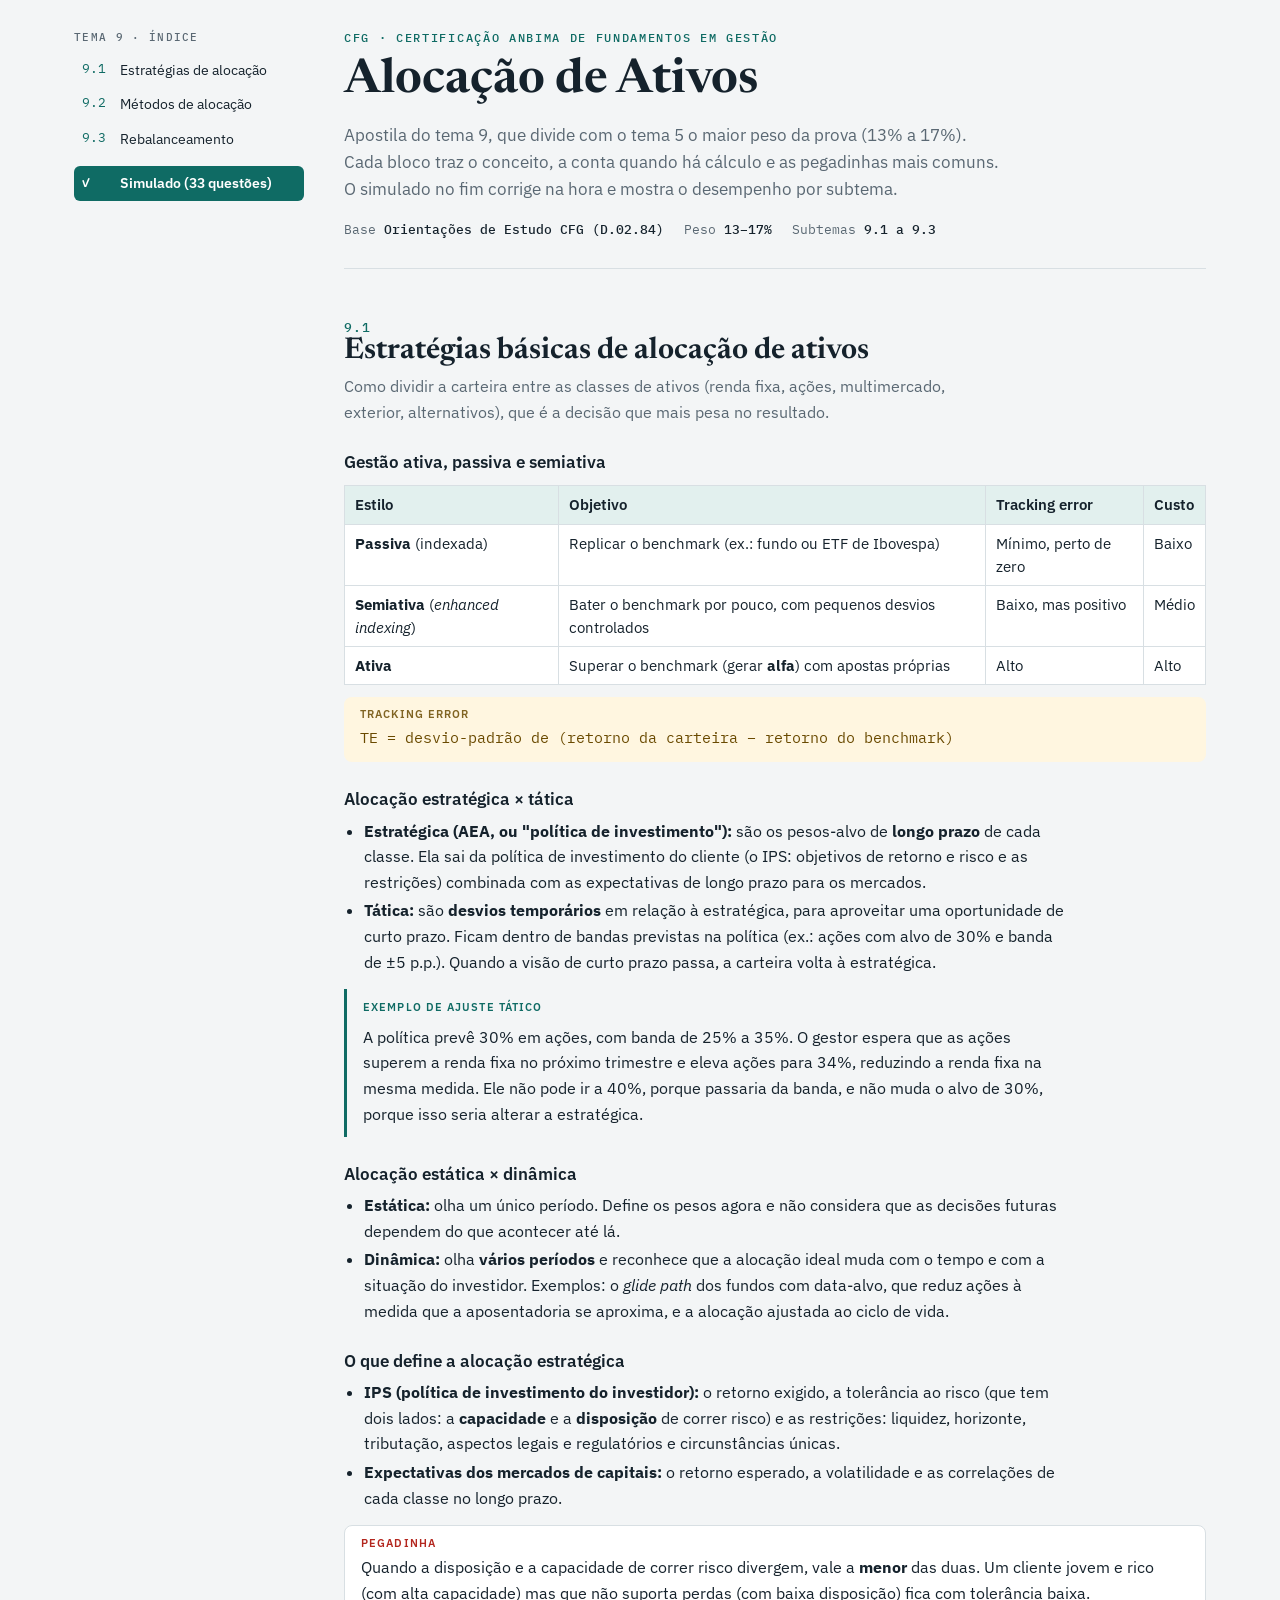
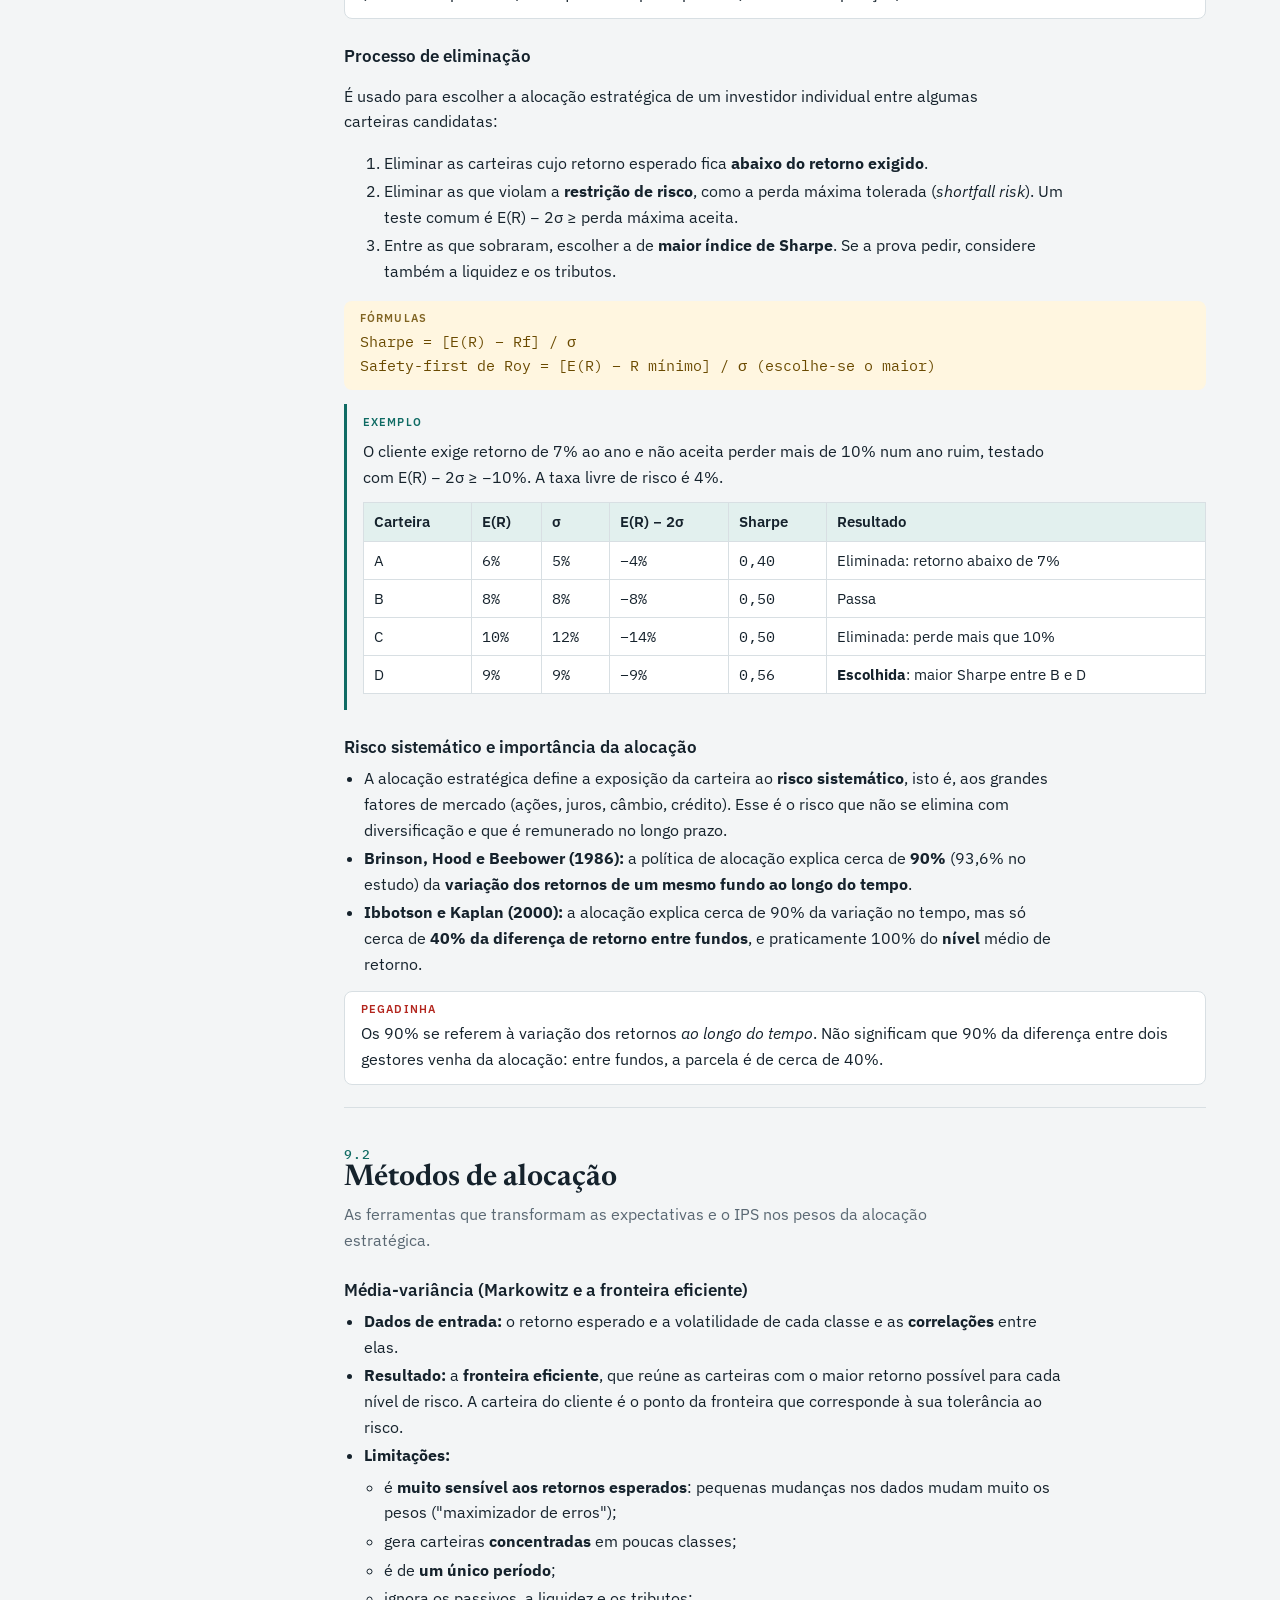
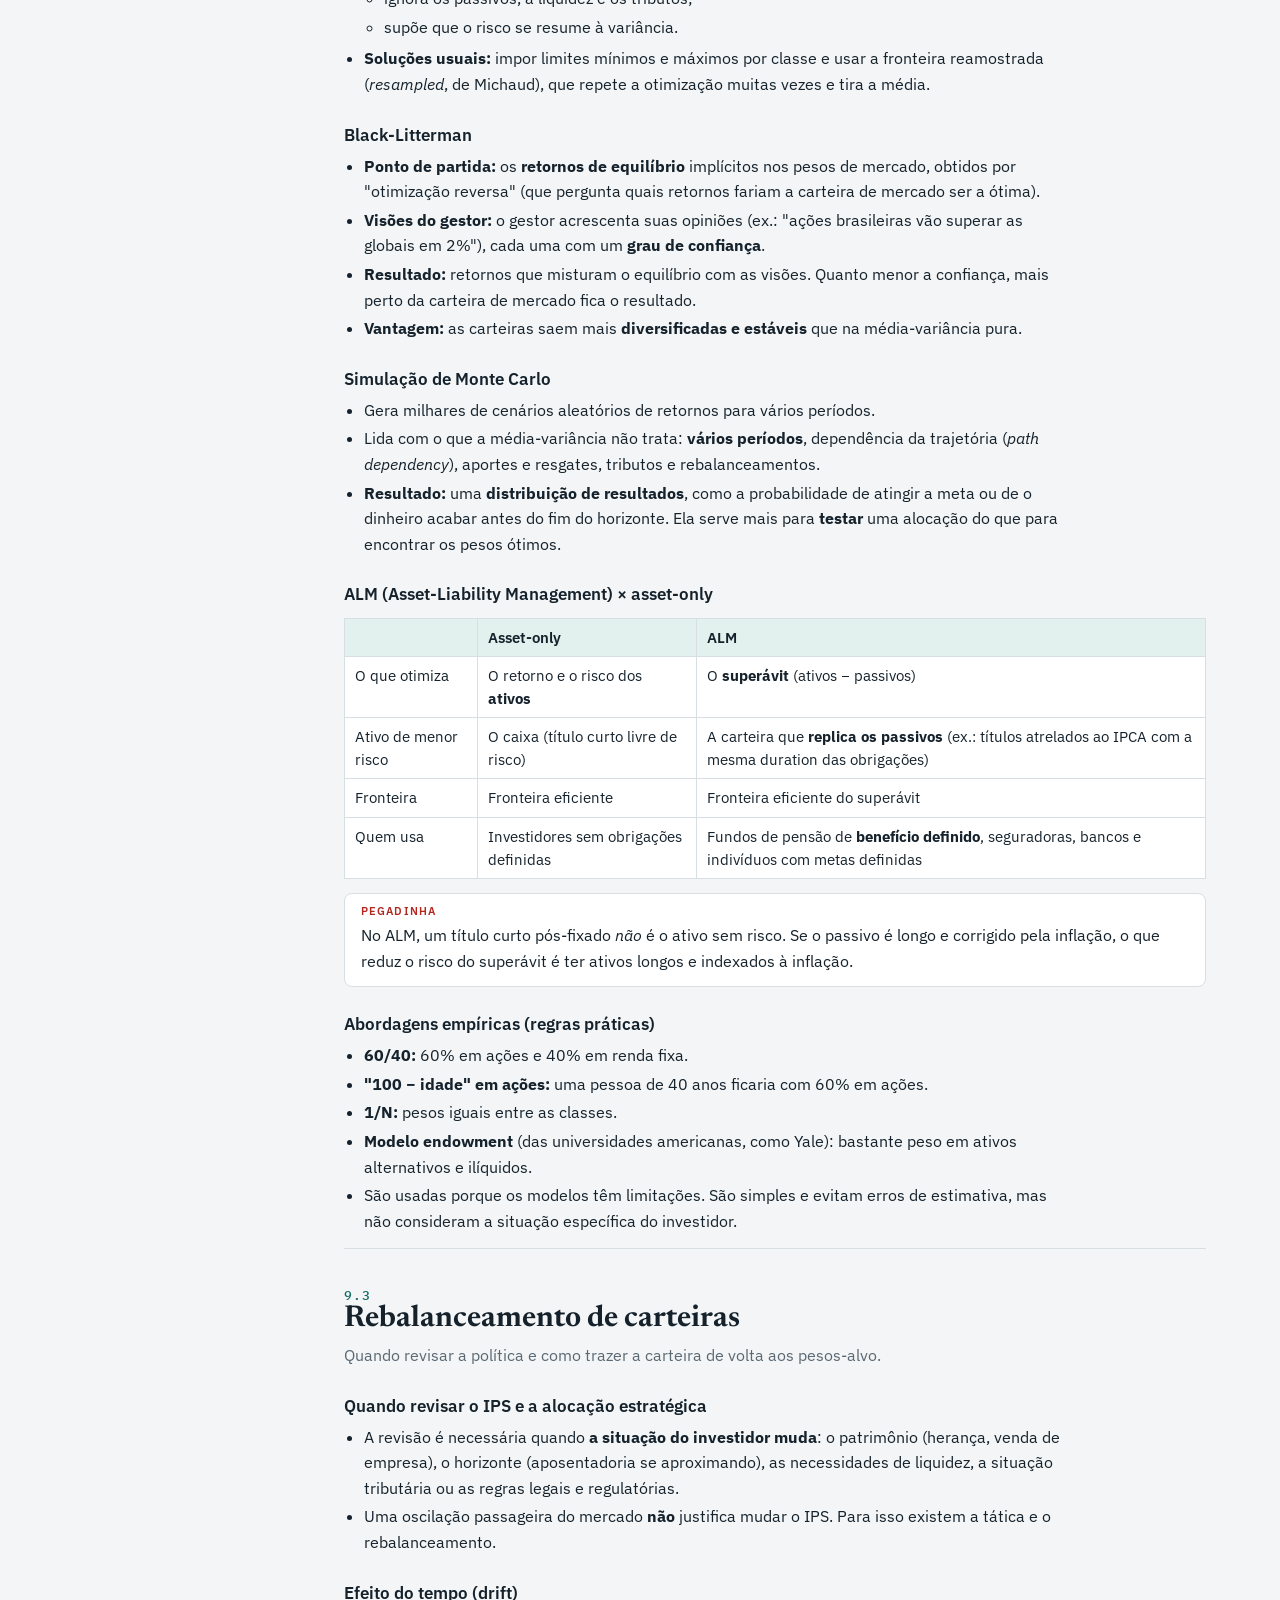
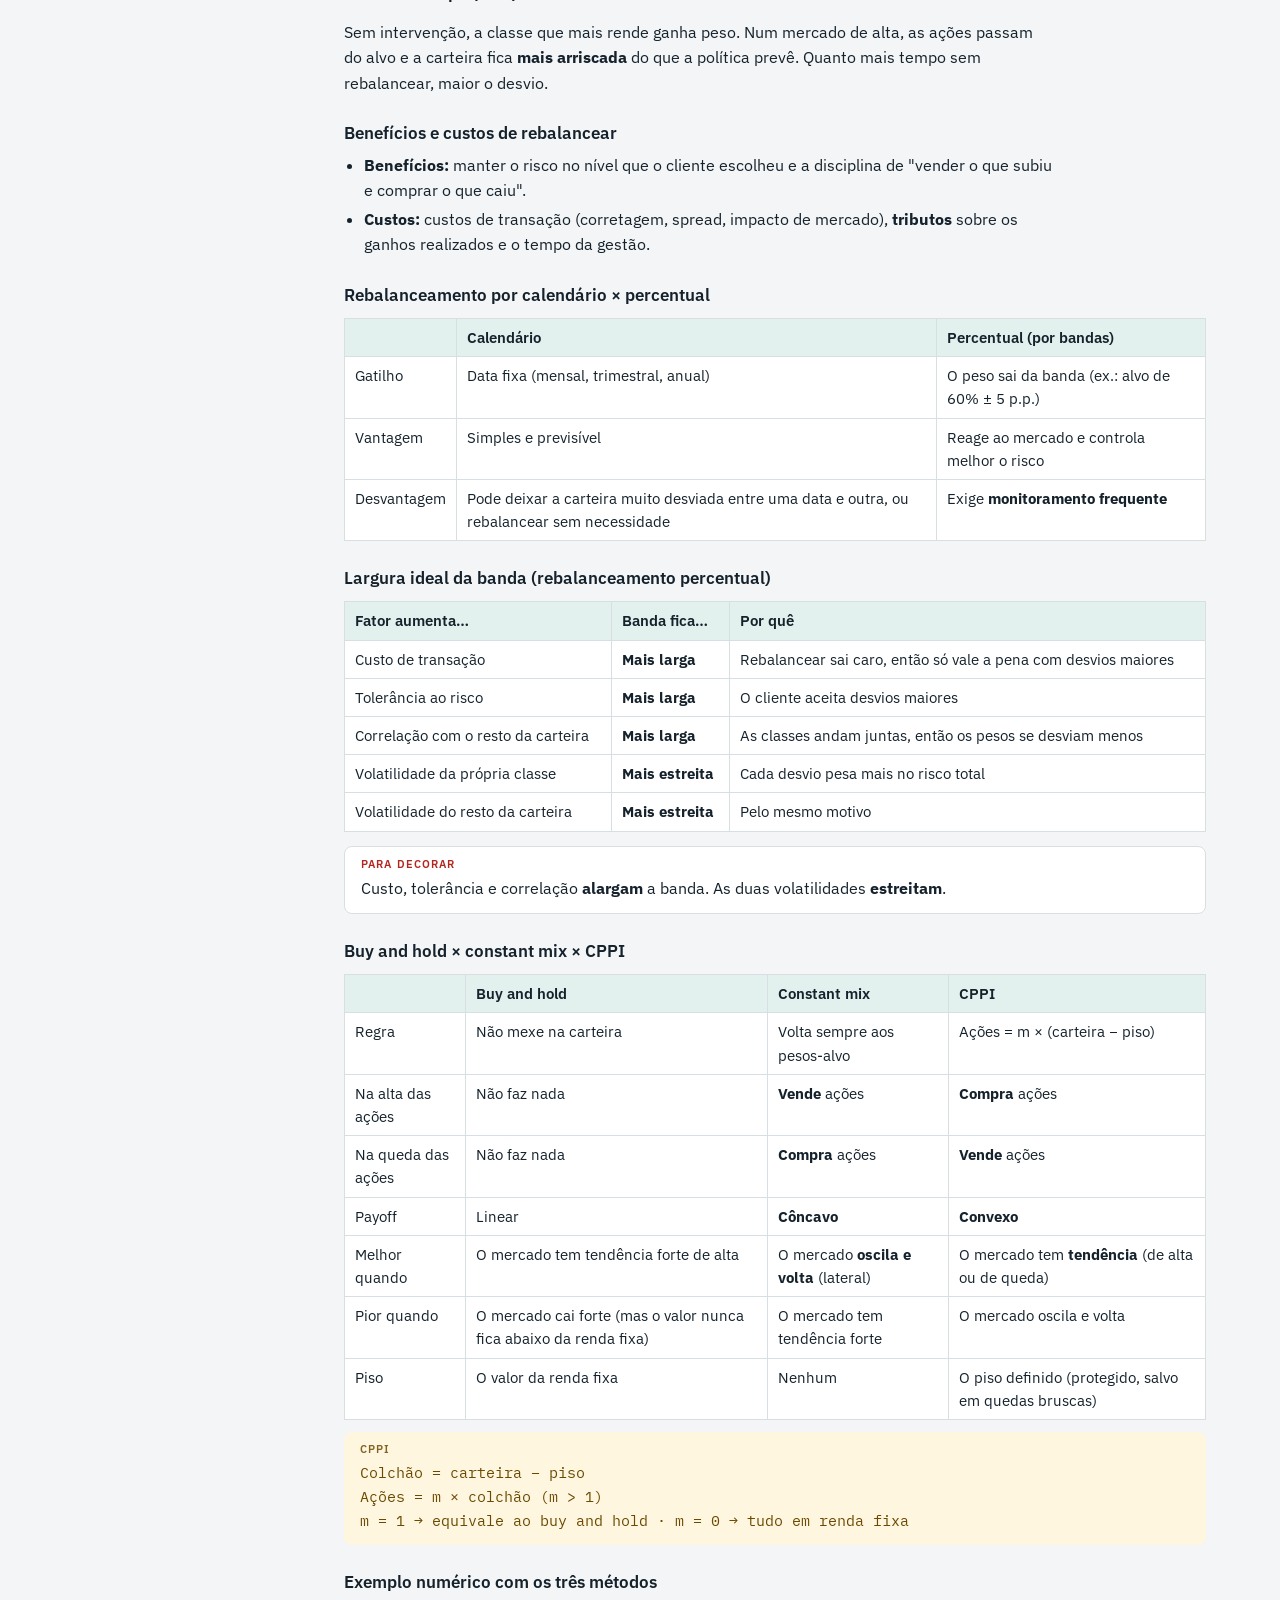
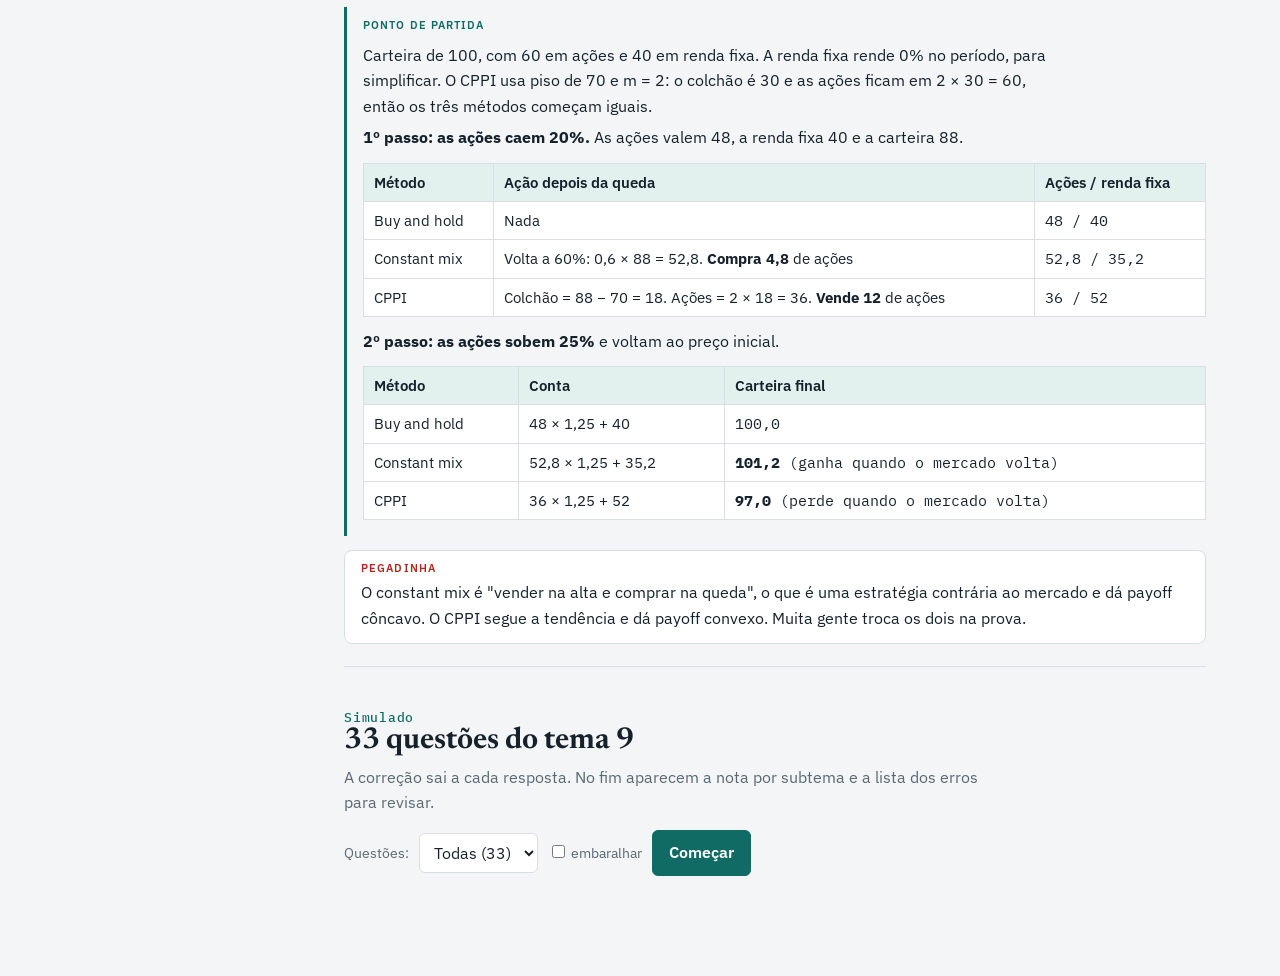
<file: apostilas/html/CFG Tema 9 - Alocacao de Ativos - Apostila e Simulado.html>
<!doctype html>
<html lang="pt-BR">
<head>
<meta charset="utf-8">
<meta name="viewport" content="width=device-width, initial-scale=1">
<title>CFG Tema 9 · Alocação de Ativos</title>
<link rel="preconnect" href="https://fonts.googleapis.com">
<link rel="preconnect" href="https://fonts.gstatic.com" crossorigin>
<link rel="stylesheet" href="https://fonts.googleapis.com/css2?family=Newsreader:opsz,wght@6..72,500;6..72,650&family=IBM+Plex+Sans:wght@400;500;600&family=IBM+Plex+Mono:wght@400;500&display=swap">
<style>
/* Layout: apostila em coluna de leitura com índice lateral fixo; simulado no fim como "folha de prova". */
:root{
  --bg:#f3f5f6; --paper:#ffffff; --ink:#15222c; --muted:#5a6873; --line:#d8dfe3;
  --accent:#0f6b64; --accent-soft:#e2f0ee; --formula:#fff6e0; --formula-ink:#6a4a00;
  --ok:#1d7a3e; --ok-soft:#e3f3e8; --bad:#b3261e; --bad-soft:#fbe6e4;
  --f-display:"Newsreader", Georgia, "Times New Roman", serif;
  --f-body:"IBM Plex Sans", system-ui, -apple-system, "Segoe UI", sans-serif;
  --f-mono:"IBM Plex Mono", ui-monospace, Consolas, monospace;
}
@media (prefers-color-scheme: dark){:root:not([data-theme="light"]){
  --bg:#0f171d; --paper:#16212a; --ink:#e4ebef; --muted:#97a6b0; --line:#2a3945;
  --accent:#5cc2b8; --accent-soft:#16332f; --formula:#2c2412; --formula-ink:#f0cf86;
  --ok:#6fd08f; --ok-soft:#173222; --bad:#ff8a80; --bad-soft:#3a1c1a; color-scheme:dark}}
:root[data-theme="dark"]{
  --bg:#0f171d; --paper:#16212a; --ink:#e4ebef; --muted:#97a6b0; --line:#2a3945;
  --accent:#5cc2b8; --accent-soft:#16332f; --formula:#2c2412; --formula-ink:#f0cf86;
  --ok:#6fd08f; --ok-soft:#173222; --bad:#ff8a80; --bad-soft:#3a1c1a; color-scheme:dark}
*{box-sizing:border-box}
body{background:var(--bg);color:var(--ink);font:16px/1.6 var(--f-body);margin:0}
.wrap{display:grid;grid-template-columns:230px minmax(0,1fr);gap:40px;max-width:1180px;margin:0 auto;padding-inline:24px;padding-block:32px 80px}
nav.toc{position:sticky;top:calc(env(safe-area-inset-top,0px) + 20px);align-self:start;font-size:14px}
nav.toc .k{font:500 11px/1 var(--f-mono);letter-spacing:.12em;text-transform:uppercase;color:var(--muted);margin-bottom:10px}
nav.toc a{display:grid;grid-template-columns:34px 1fr;gap:4px;padding:6px 8px;border-radius:6px;color:var(--ink);text-decoration:none}
nav.toc a:hover,nav.toc a:focus-visible{background:var(--accent-soft);outline:none}
nav.toc a span:first-child{font-family:var(--f-mono);color:var(--accent);font-size:13px}
nav.toc a.quiz{margin-top:10px;background:var(--accent);color:var(--paper);font-weight:600}
nav.toc a.quiz span:first-child{color:var(--paper)}
main{min-width:0}
header.hero{padding-bottom:28px;border-bottom:1px solid var(--line);margin-bottom:12px}
.eyebrow{font:500 12px/1 var(--f-mono);letter-spacing:.14em;text-transform:uppercase;color:var(--accent)}
h1{font:650 clamp(32px,5vw,48px)/1.08 var(--f-display);margin:12px 0 14px;text-wrap:balance}
h2{font:650 30px/1.15 var(--f-display);margin:0 0 6px;text-wrap:balance}
h3{font:600 17px/1.3 var(--f-body);margin:26px 0 8px}
.lede{max-width:66ch;color:var(--muted);font-size:17px;margin:0}
.meta{display:flex;flex-wrap:wrap;gap:8px 20px;margin-top:18px;font:13px/1.4 var(--f-mono);color:var(--muted)}
.meta b{color:var(--ink);font-weight:500}
section.topic{padding-block:40px 8px;border-bottom:1px solid var(--line)}
.num{font:500 13px/1 var(--f-mono);color:var(--accent);letter-spacing:.06em}
.why{color:var(--muted);max-width:66ch;margin:0 0 6px}
p,li{max-width:70ch}
ul{padding-left:20px;margin:6px 0}
li{margin:3px 0}
.tbl{overflow-x:auto;margin:12px 0}
table{border-collapse:collapse;width:100%;font-size:14.5px;background:var(--paper)}
th,td{border:1px solid var(--line);padding:7px 10px;text-align:left;vertical-align:top}
th{background:var(--accent-soft);font-weight:600}
td.n{font-family:var(--f-mono);font-variant-numeric:tabular-nums;white-space:nowrap}
.formula{background:var(--formula);color:var(--formula-ink);border-radius:8px;padding:12px 16px;margin:12px 0;font:15px/1.6 var(--f-mono);overflow-x:auto}
.formula .lbl{display:block;font:600 11px/1 var(--f-body);letter-spacing:.1em;text-transform:uppercase;margin-bottom:6px;opacity:.85}
.ex{border-left:3px solid var(--accent);padding:4px 0 4px 16px;margin:14px 0}
.ex .lbl{font:600 11px/1 var(--f-body);letter-spacing:.1em;text-transform:uppercase;color:var(--accent)}
.ex p{margin:6px 0}
.pegadinha{background:var(--paper);border:1px solid var(--line);border-radius:8px;padding:12px 16px;margin:14px 0}
.pegadinha b:first-child{font:600 11px/1 var(--f-body);letter-spacing:.1em;text-transform:uppercase;color:var(--bad);display:block;margin-bottom:6px}
code{font-family:var(--f-mono);font-size:.92em}
/* Simulado */
#simulado{padding-top:44px}
.qbar{display:flex;flex-wrap:wrap;gap:10px;align-items:center;margin:14px 0 20px}
.qbar label{font-size:14px;color:var(--muted)}
select,button{font:inherit}
select{padding:8px 10px;border:1px solid var(--line);border-radius:6px;background:var(--paper);color:var(--ink)}
button{cursor:pointer;border-radius:6px;padding:9px 16px;border:1px solid var(--accent);background:var(--accent);color:var(--paper);font-weight:600}
button.ghost{background:transparent;color:var(--accent)}
button:focus-visible,select:focus-visible,.opt:focus-visible{outline:3px solid var(--accent);outline-offset:2px}
button:disabled{opacity:.45;cursor:default}
.card{background:var(--paper);border:1px solid var(--line);border-radius:10px;padding:22px}
.qhead{display:flex;justify-content:space-between;gap:12px;flex-wrap:wrap;font:13px/1.4 var(--f-mono);color:var(--muted)}
.progress{height:4px;background:var(--line);border-radius:4px;margin:10px 0 18px;overflow:hidden}
.progress i{display:block;height:100%;background:var(--accent);width:0;transition:width .25s}
.qtext{font:600 18px/1.45 var(--f-body);margin:0 0 16px}
.opts{display:grid;gap:8px}
.opt{display:grid;grid-template-columns:28px 1fr;gap:8px;text-align:left;padding:11px 14px;border:1px solid var(--line);border-radius:8px;background:var(--bg);color:var(--ink);font-weight:400}
.opt:hover:not(:disabled){border-color:var(--accent)}
.opt .l{font-family:var(--f-mono);color:var(--muted)}
.opt.ok{background:var(--ok-soft);border-color:var(--ok)}
.opt.bad{background:var(--bad-soft);border-color:var(--bad)}
.opt:disabled{cursor:default;opacity:1}
.fb{margin-top:16px;padding:12px 16px;border-radius:8px;background:var(--accent-soft)}
.fb strong.ok{color:var(--ok)} .fb strong.bad{color:var(--bad)}
.nav2{display:flex;justify-content:space-between;gap:10px;margin-top:18px;flex-wrap:wrap}
.score{font:650 44px/1 var(--f-display)}
.bars{display:grid;gap:8px;margin:18px 0}
.bar{display:grid;grid-template-columns:minmax(0,210px) 1fr 70px;gap:10px;align-items:center;font-size:14px}
.bar .t{height:10px;background:var(--line);border-radius:5px;overflow:hidden}
.bar .t i{display:block;height:100%;background:var(--accent)}
.bar .v{font-family:var(--f-mono);font-variant-numeric:tabular-nums;text-align:right}
.hint{font-size:13px;color:var(--muted)}
@media (max-width:860px){
  .wrap{grid-template-columns:1fr;gap:12px;padding-inline:16px}
  nav.toc{position:static;display:flex;flex-wrap:wrap;gap:4px}
  nav.toc .k{width:100%}
  nav.toc a{grid-template-columns:auto 1fr;padding:5px 8px;border:1px solid var(--line)}
  .bar{grid-template-columns:1fr 60px}
  .bar .t{grid-column:1/-1;order:3}
}
@media (prefers-reduced-motion:reduce){.progress i{transition:none}}

@media print{
  body{background:#fff;color:#000;font-size:11pt}
  .wrap{display:block;max-width:none;padding:0}
  nav.toc{display:none}
  section.topic{break-inside:auto;padding-block:18px 4px}
  h2,h3{break-after:avoid}
  table,.formula,.ex,.pegadinha{break-inside:avoid}
  .formula{background:#f6f1e2;color:#000}
  th{background:#e8eef0}
}
</style>
</head>
<body>
<div class="wrap">
<nav class="toc" aria-label="Índice">
  <div class="k">Tema 9 · índice</div>
  <a href="#t91"><span>9.1</span><span>Estratégias de alocação</span></a>
  <a href="#t92"><span>9.2</span><span>Métodos de alocação</span></a>
  <a href="#t93"><span>9.3</span><span>Rebalanceamento</span></a>
  <a href="#simulado" class="quiz"><span>✓</span><span>Simulado (33 questões)</span></a>
</nav>

<main>
<header class="hero">
  <div class="eyebrow">CFG · Certificação ANBIMA de Fundamentos em Gestão</div>
  <h1>Alocação de Ativos</h1>
  <p class="lede">Apostila do tema 9, que divide com o tema 5 o maior peso da prova (13% a 17%). Cada bloco traz o conceito, a conta quando há cálculo e as pegadinhas mais comuns. O simulado no fim corrige na hora e mostra o desempenho por subtema.</p>
  <div class="meta"><span>Base <b>Orientações de Estudo CFG (D.02.84)</b></span><span>Peso <b>13–17%</b></span><span>Subtemas <b>9.1 a 9.3</b></span></div>
</header>

<!-- 9.1 -->
<section class="topic" id="t91">
  <div class="num">9.1</div>
  <h2>Estratégias básicas de alocação de ativos</h2>
  <p class="why">Como dividir a carteira entre as classes de ativos (renda fixa, ações, multimercado, exterior, alternativos), que é a decisão que mais pesa no resultado.</p>

  <h3>Gestão ativa, passiva e semiativa</h3>
  <div class="tbl"><table>
    <tr><th>Estilo</th><th>Objetivo</th><th>Tracking error</th><th>Custo</th></tr>
    <tr><td><b>Passiva</b> (indexada)</td><td>Replicar o benchmark (ex.: fundo ou ETF de Ibovespa)</td><td>Mínimo, perto de zero</td><td>Baixo</td></tr>
    <tr><td><b>Semiativa</b> (<i>enhanced indexing</i>)</td><td>Bater o benchmark por pouco, com pequenos desvios controlados</td><td>Baixo, mas positivo</td><td>Médio</td></tr>
    <tr><td><b>Ativa</b></td><td>Superar o benchmark (gerar <b>alfa</b>) com apostas próprias</td><td>Alto</td><td>Alto</td></tr>
  </table></div>
  <div class="formula"><span class="lbl">Tracking error</span>TE = desvio-padrão de (retorno da carteira − retorno do benchmark)</div>

  <h3>Alocação estratégica × tática</h3>
  <ul>
    <li><b>Estratégica (AEA, ou "política de investimento"):</b> são os pesos-alvo de <b>longo prazo</b> de cada classe. Ela sai da política de investimento do cliente (o IPS: objetivos de retorno e risco e as restrições) combinada com as expectativas de longo prazo para os mercados.</li>
    <li><b>Tática:</b> são <b>desvios temporários</b> em relação à estratégica, para aproveitar uma oportunidade de curto prazo. Ficam dentro de bandas previstas na política (ex.: ações com alvo de 30% e banda de ±5 p.p.). Quando a visão de curto prazo passa, a carteira volta à estratégica.</li>
  </ul>
  <div class="ex"><span class="lbl">Exemplo de ajuste tático</span>
    <p>A política prevê 30% em ações, com banda de 25% a 35%. O gestor espera que as ações superem a renda fixa no próximo trimestre e eleva ações para 34%, reduzindo a renda fixa na mesma medida. Ele não pode ir a 40%, porque passaria da banda, e não muda o alvo de 30%, porque isso seria alterar a estratégica.</p>
  </div>

  <h3>Alocação estática × dinâmica</h3>
  <ul>
    <li><b>Estática:</b> olha um único período. Define os pesos agora e não considera que as decisões futuras dependem do que acontecer até lá.</li>
    <li><b>Dinâmica:</b> olha <b>vários períodos</b> e reconhece que a alocação ideal muda com o tempo e com a situação do investidor. Exemplos: o <i>glide path</i> dos fundos com data-alvo, que reduz ações à medida que a aposentadoria se aproxima, e a alocação ajustada ao ciclo de vida.</li>
  </ul>

  <h3>O que define a alocação estratégica</h3>
  <ul>
    <li><b>IPS (política de investimento do investidor):</b> o retorno exigido, a tolerância ao risco (que tem dois lados: a <b>capacidade</b> e a <b>disposição</b> de correr risco) e as restrições: liquidez, horizonte, tributação, aspectos legais e regulatórios e circunstâncias únicas.</li>
    <li><b>Expectativas dos mercados de capitais:</b> o retorno esperado, a volatilidade e as correlações de cada classe no longo prazo.</li>
  </ul>
  <div class="pegadinha"><b>Pegadinha</b>Quando a disposição e a capacidade de correr risco divergem, vale a <b>menor</b> das duas. Um cliente jovem e rico (com alta capacidade) mas que não suporta perdas (com baixa disposição) fica com tolerância baixa.</div>

  <h3>Processo de eliminação</h3>
  <p>É usado para escolher a alocação estratégica de um investidor individual entre algumas carteiras candidatas:</p>
  <ol>
    <li>Eliminar as carteiras cujo retorno esperado fica <b>abaixo do retorno exigido</b>.</li>
    <li>Eliminar as que violam a <b>restrição de risco</b>, como a perda máxima tolerada (<i>shortfall risk</i>). Um teste comum é E(R) − 2σ ≥ perda máxima aceita.</li>
    <li>Entre as que sobraram, escolher a de <b>maior índice de Sharpe</b>. Se a prova pedir, considere também a liquidez e os tributos.</li>
  </ol>
  <div class="formula"><span class="lbl">Fórmulas</span>Sharpe = [E(R) − Rf] / σ<br>Safety-first de Roy = [E(R) − R mínimo] / σ   (escolhe-se o maior)</div>
  <div class="ex"><span class="lbl">Exemplo</span>
    <p>O cliente exige retorno de 7% ao ano e não aceita perder mais de 10% num ano ruim, testado com E(R) − 2σ ≥ −10%. A taxa livre de risco é 4%.</p>
    <div class="tbl"><table>
      <tr><th>Carteira</th><th>E(R)</th><th>σ</th><th>E(R) − 2σ</th><th>Sharpe</th><th>Resultado</th></tr>
      <tr><td>A</td><td class="n">6%</td><td class="n">5%</td><td class="n">−4%</td><td class="n">0,40</td><td>Eliminada: retorno abaixo de 7%</td></tr>
      <tr><td>B</td><td class="n">8%</td><td class="n">8%</td><td class="n">−8%</td><td class="n">0,50</td><td>Passa</td></tr>
      <tr><td>C</td><td class="n">10%</td><td class="n">12%</td><td class="n">−14%</td><td class="n">0,50</td><td>Eliminada: perde mais que 10%</td></tr>
      <tr><td>D</td><td class="n">9%</td><td class="n">9%</td><td class="n">−9%</td><td class="n">0,56</td><td><b>Escolhida</b>: maior Sharpe entre B e D</td></tr>
    </table></div>
  </div>

  <h3>Risco sistemático e importância da alocação</h3>
  <ul>
    <li>A alocação estratégica define a exposição da carteira ao <b>risco sistemático</b>, isto é, aos grandes fatores de mercado (ações, juros, câmbio, crédito). Esse é o risco que não se elimina com diversificação e que é remunerado no longo prazo.</li>
    <li><b>Brinson, Hood e Beebower (1986):</b> a política de alocação explica cerca de <b>90%</b> (93,6% no estudo) da <b>variação dos retornos de um mesmo fundo ao longo do tempo</b>.</li>
    <li><b>Ibbotson e Kaplan (2000):</b> a alocação explica cerca de 90% da variação no tempo, mas só cerca de <b>40% da diferença de retorno entre fundos</b>, e praticamente 100% do <b>nível</b> médio de retorno.</li>
  </ul>
  <div class="pegadinha"><b>Pegadinha</b>Os 90% se referem à variação dos retornos <i>ao longo do tempo</i>. Não significam que 90% da diferença entre dois gestores venha da alocação: entre fundos, a parcela é de cerca de 40%.</div>
</section>

<!-- 9.2 -->
<section class="topic" id="t92">
  <div class="num">9.2</div>
  <h2>Métodos de alocação</h2>
  <p class="why">As ferramentas que transformam as expectativas e o IPS nos pesos da alocação estratégica.</p>

  <h3>Média-variância (Markowitz e a fronteira eficiente)</h3>
  <ul>
    <li><b>Dados de entrada:</b> o retorno esperado e a volatilidade de cada classe e as <b>correlações</b> entre elas.</li>
    <li><b>Resultado:</b> a <b>fronteira eficiente</b>, que reúne as carteiras com o maior retorno possível para cada nível de risco. A carteira do cliente é o ponto da fronteira que corresponde à sua tolerância ao risco.</li>
    <li><b>Limitações:</b>
      <ul>
        <li>é <b>muito sensível aos retornos esperados</b>: pequenas mudanças nos dados mudam muito os pesos ("maximizador de erros");</li>
        <li>gera carteiras <b>concentradas</b> em poucas classes;</li>
        <li>é de <b>um único período</b>;</li>
        <li>ignora os passivos, a liquidez e os tributos;</li>
        <li>supõe que o risco se resume à variância.</li>
      </ul></li>
    <li><b>Soluções usuais:</b> impor limites mínimos e máximos por classe e usar a fronteira reamostrada (<i>resampled</i>, de Michaud), que repete a otimização muitas vezes e tira a média.</li>
  </ul>

  <h3>Black-Litterman</h3>
  <ul>
    <li><b>Ponto de partida:</b> os <b>retornos de equilíbrio</b> implícitos nos pesos de mercado, obtidos por "otimização reversa" (que pergunta quais retornos fariam a carteira de mercado ser a ótima).</li>
    <li><b>Visões do gestor:</b> o gestor acrescenta suas opiniões (ex.: "ações brasileiras vão superar as globais em 2%"), cada uma com um <b>grau de confiança</b>.</li>
    <li><b>Resultado:</b> retornos que misturam o equilíbrio com as visões. Quanto menor a confiança, mais perto da carteira de mercado fica o resultado.</li>
    <li><b>Vantagem:</b> as carteiras saem mais <b>diversificadas e estáveis</b> que na média-variância pura.</li>
  </ul>

  <h3>Simulação de Monte Carlo</h3>
  <ul>
    <li>Gera milhares de cenários aleatórios de retornos para vários períodos.</li>
    <li>Lida com o que a média-variância não trata: <b>vários períodos</b>, dependência da trajetória (<i>path dependency</i>), aportes e resgates, tributos e rebalanceamentos.</li>
    <li><b>Resultado:</b> uma <b>distribuição de resultados</b>, como a probabilidade de atingir a meta ou de o dinheiro acabar antes do fim do horizonte. Ela serve mais para <b>testar</b> uma alocação do que para encontrar os pesos ótimos.</li>
  </ul>

  <h3>ALM (Asset-Liability Management) × asset-only</h3>
  <div class="tbl"><table>
    <tr><th></th><th>Asset-only</th><th>ALM</th></tr>
    <tr><td>O que otimiza</td><td>O retorno e o risco dos <b>ativos</b></td><td>O <b>superávit</b> (ativos − passivos)</td></tr>
    <tr><td>Ativo de menor risco</td><td>O caixa (título curto livre de risco)</td><td>A carteira que <b>replica os passivos</b> (ex.: títulos atrelados ao IPCA com a mesma duration das obrigações)</td></tr>
    <tr><td>Fronteira</td><td>Fronteira eficiente</td><td>Fronteira eficiente do superávit</td></tr>
    <tr><td>Quem usa</td><td>Investidores sem obrigações definidas</td><td>Fundos de pensão de <b>benefício definido</b>, seguradoras, bancos e indivíduos com metas definidas</td></tr>
  </table></div>
  <div class="pegadinha"><b>Pegadinha</b>No ALM, um título curto pós-fixado <i>não</i> é o ativo sem risco. Se o passivo é longo e corrigido pela inflação, o que reduz o risco do superávit é ter ativos longos e indexados à inflação.</div>

  <h3>Abordagens empíricas (regras práticas)</h3>
  <ul>
    <li><b>60/40:</b> 60% em ações e 40% em renda fixa.</li>
    <li><b>"100 − idade" em ações:</b> uma pessoa de 40 anos ficaria com 60% em ações.</li>
    <li><b>1/N:</b> pesos iguais entre as classes.</li>
    <li><b>Modelo endowment</b> (das universidades americanas, como Yale): bastante peso em ativos alternativos e ilíquidos.</li>
    <li>São usadas porque os modelos têm limitações. São simples e evitam erros de estimativa, mas não consideram a situação específica do investidor.</li>
  </ul>
</section>

<!-- 9.3 -->
<section class="topic" id="t93">
  <div class="num">9.3</div>
  <h2>Rebalanceamento de carteiras</h2>
  <p class="why">Quando revisar a política e como trazer a carteira de volta aos pesos-alvo.</p>

  <h3>Quando revisar o IPS e a alocação estratégica</h3>
  <ul>
    <li>A revisão é necessária quando <b>a situação do investidor muda</b>: o patrimônio (herança, venda de empresa), o horizonte (aposentadoria se aproximando), as necessidades de liquidez, a situação tributária ou as regras legais e regulatórias.</li>
    <li>Uma oscilação passageira do mercado <b>não</b> justifica mudar o IPS. Para isso existem a tática e o rebalanceamento.</li>
  </ul>

  <h3>Efeito do tempo (drift)</h3>
  <p>Sem intervenção, a classe que mais rende ganha peso. Num mercado de alta, as ações passam do alvo e a carteira fica <b>mais arriscada</b> do que a política prevê. Quanto mais tempo sem rebalancear, maior o desvio.</p>

  <h3>Benefícios e custos de rebalancear</h3>
  <ul>
    <li><b>Benefícios:</b> manter o risco no nível que o cliente escolheu e a disciplina de "vender o que subiu e comprar o que caiu".</li>
    <li><b>Custos:</b> custos de transação (corretagem, spread, impacto de mercado), <b>tributos</b> sobre os ganhos realizados e o tempo da gestão.</li>
  </ul>

  <h3>Rebalanceamento por calendário × percentual</h3>
  <div class="tbl"><table>
    <tr><th></th><th>Calendário</th><th>Percentual (por bandas)</th></tr>
    <tr><td>Gatilho</td><td>Data fixa (mensal, trimestral, anual)</td><td>O peso sai da banda (ex.: alvo de 60% ± 5 p.p.)</td></tr>
    <tr><td>Vantagem</td><td>Simples e previsível</td><td>Reage ao mercado e controla melhor o risco</td></tr>
    <tr><td>Desvantagem</td><td>Pode deixar a carteira muito desviada entre uma data e outra, ou rebalancear sem necessidade</td><td>Exige <b>monitoramento frequente</b></td></tr>
  </table></div>

  <h3>Largura ideal da banda (rebalanceamento percentual)</h3>
  <div class="tbl"><table>
    <tr><th>Fator aumenta…</th><th>Banda fica…</th><th>Por quê</th></tr>
    <tr><td>Custo de transação</td><td><b>Mais larga</b></td><td>Rebalancear sai caro, então só vale a pena com desvios maiores</td></tr>
    <tr><td>Tolerância ao risco</td><td><b>Mais larga</b></td><td>O cliente aceita desvios maiores</td></tr>
    <tr><td>Correlação com o resto da carteira</td><td><b>Mais larga</b></td><td>As classes andam juntas, então os pesos se desviam menos</td></tr>
    <tr><td>Volatilidade da própria classe</td><td><b>Mais estreita</b></td><td>Cada desvio pesa mais no risco total</td></tr>
    <tr><td>Volatilidade do resto da carteira</td><td><b>Mais estreita</b></td><td>Pelo mesmo motivo</td></tr>
  </table></div>
  <div class="pegadinha"><b>Para decorar</b>Custo, tolerância e correlação <b>alargam</b> a banda. As duas volatilidades <b>estreitam</b>.</div>

  <h3>Buy and hold × constant mix × CPPI</h3>
  <div class="tbl"><table>
    <tr><th></th><th>Buy and hold</th><th>Constant mix</th><th>CPPI</th></tr>
    <tr><td>Regra</td><td>Não mexe na carteira</td><td>Volta sempre aos pesos-alvo</td><td>Ações = m × (carteira − piso)</td></tr>
    <tr><td>Na alta das ações</td><td>Não faz nada</td><td><b>Vende</b> ações</td><td><b>Compra</b> ações</td></tr>
    <tr><td>Na queda das ações</td><td>Não faz nada</td><td><b>Compra</b> ações</td><td><b>Vende</b> ações</td></tr>
    <tr><td>Payoff</td><td>Linear</td><td><b>Côncavo</b></td><td><b>Convexo</b></td></tr>
    <tr><td>Melhor quando</td><td>O mercado tem tendência forte de alta</td><td>O mercado <b>oscila e volta</b> (lateral)</td><td>O mercado tem <b>tendência</b> (de alta ou de queda)</td></tr>
    <tr><td>Pior quando</td><td>O mercado cai forte (mas o valor nunca fica abaixo da renda fixa)</td><td>O mercado tem tendência forte</td><td>O mercado oscila e volta</td></tr>
    <tr><td>Piso</td><td>O valor da renda fixa</td><td>Nenhum</td><td>O piso definido (protegido, salvo em quedas bruscas)</td></tr>
  </table></div>
  <div class="formula"><span class="lbl">CPPI</span>Colchão = carteira − piso<br>Ações = m × colchão   (m &gt; 1)<br>m = 1 → equivale ao buy and hold   ·   m = 0 → tudo em renda fixa</div>

  <h3>Exemplo numérico com os três métodos</h3>
  <div class="ex"><span class="lbl">Ponto de partida</span>
    <p>Carteira de 100, com 60 em ações e 40 em renda fixa. A renda fixa rende 0% no período, para simplificar. O CPPI usa piso de 70 e m = 2: o colchão é 30 e as ações ficam em 2 × 30 = 60, então os três métodos começam iguais.</p>
    <p><b>1º passo: as ações caem 20%.</b> As ações valem 48, a renda fixa 40 e a carteira 88.</p>
    <div class="tbl"><table>
      <tr><th>Método</th><th>Ação depois da queda</th><th>Ações / renda fixa</th></tr>
      <tr><td>Buy and hold</td><td>Nada</td><td class="n">48 / 40</td></tr>
      <tr><td>Constant mix</td><td>Volta a 60%: 0,6 × 88 = 52,8. <b>Compra 4,8</b> de ações</td><td class="n">52,8 / 35,2</td></tr>
      <tr><td>CPPI</td><td>Colchão = 88 − 70 = 18. Ações = 2 × 18 = 36. <b>Vende 12</b> de ações</td><td class="n">36 / 52</td></tr>
    </table></div>
    <p><b>2º passo: as ações sobem 25%</b> e voltam ao preço inicial.</p>
    <div class="tbl"><table>
      <tr><th>Método</th><th>Conta</th><th>Carteira final</th></tr>
      <tr><td>Buy and hold</td><td>48 × 1,25 + 40</td><td class="n">100,0</td></tr>
      <tr><td>Constant mix</td><td>52,8 × 1,25 + 35,2</td><td class="n"><b>101,2</b> (ganha quando o mercado volta)</td></tr>
      <tr><td>CPPI</td><td>36 × 1,25 + 52</td><td class="n"><b>97,0</b> (perde quando o mercado volta)</td></tr>
    </table></div>
  </div>
  <div class="pegadinha"><b>Pegadinha</b>O constant mix é "vender na alta e comprar na queda", o que é uma estratégia contrária ao mercado e dá payoff côncavo. O CPPI segue a tendência e dá payoff convexo. Muita gente troca os dois na prova.</div>
</section>

<!-- Simulado -->
<section id="simulado">
  <div class="num">Simulado</div>
  <h2>33 questões do tema 9</h2>
  <p class="why">A correção sai a cada resposta. No fim aparecem a nota por subtema e a lista dos erros para revisar.</p>
  <div class="qbar">
    <label for="filt">Questões:</label>
    <select id="filt"><option value="all">Todas (33)</option><option value="9.1">Só 9.1</option><option value="9.2">Só 9.2</option><option value="9.3">Só 9.3</option></select>
    <label><input type="checkbox" id="shuf"> embaralhar</label>
    <button id="start">Começar</button>
  </div>
  <div id="quiz"></div>
</section>

</main>
</div>

<script>
const Q=[
{s:"9.1",q:"Um fundo busca replicar o Ibovespa com o menor tracking error possível. O estilo de gestão é:",o:["Ativa","Semiativa","Passiva","Tática"],a:2,e:"A gestão passiva busca replicar o benchmark com tracking error mínimo. A semiativa aceita pequenos desvios para tentar bater o índice por pouco."},
{s:"9.1",q:"A estratégia de enhanced indexing é caracterizada por:",o:["Tracking error alto e busca de alfa elevado","Tracking error baixo, mas positivo, com pequenos desvios do benchmark","Tracking error zero","Ausência de benchmark"],a:1,e:"O enhanced indexing é a gestão semiativa: fica perto do índice, com desvios pequenos e controlados para ganhar um pouco a mais."},
{s:"9.1",q:"A alocação estratégica de ativos é definida a partir:",o:["Das previsões de curto prazo do gestor","Da política de investimento do investidor (IPS) e das expectativas de longo prazo dos mercados","Do desempenho dos últimos 12 meses","Da carteira dos concorrentes"],a:1,e:"A estratégica combina os objetivos e as restrições do IPS com as expectativas de longo prazo de retorno, risco e correlação."},
{s:"9.1",q:"A alocação tática consiste em:",o:["Alterar permanentemente os pesos-alvo","Desvios temporários em relação à estratégica, dentro de bandas, para aproveitar oportunidades de curto prazo","Replicar um índice","Rebalancear por calendário"],a:1,e:"A tática é temporária e fica limitada às bandas da política. Alterar o alvo de forma permanente seria mudar a estratégica."},
{s:"9.1",q:"A política prevê 30% em ações, com banda de ±5 p.p. O gestor espera um forte desempenho das ações no próximo trimestre. A ação adequada é:",o:["Levar ações a 40%","Mudar o alvo estratégico para 35%","Elevar ações para até 35%, dentro da banda","Zerar a renda fixa"],a:2,e:"O ajuste tático pode ir até o limite da banda (35%). Passar disso violaria a política, e mudar o alvo é decisão estratégica."},
{s:"9.1",q:"Uma alocação que considera vários períodos e ajusta os pesos ao longo da vida do investidor, como o glide path dos fundos com data-alvo, é chamada de:",o:["Estática","Dinâmica","Passiva","Tática"],a:1,e:"A alocação dinâmica é multiperíodo e reconhece que a alocação ideal muda com o tempo. A estática olha um único período."},
{s:"9.1",q:"Um cliente tem alta capacidade de correr risco, mas baixa disposição. A tolerância ao risco a ser considerada é:",o:["Alta","Média","Baixa","Indiferente"],a:2,e:"Quando capacidade e disposição divergem, vale a menor das duas."},
{s:"9.1",q:"O cliente exige retorno de 7%, aceita perda máxima de 10% (teste E(R) − 2σ) e a taxa livre de risco é 4%. Carteiras: A (6%; σ 5%), B (8%; σ 8%), C (10%; σ 12%), D (9%; σ 9%). Pelo processo de eliminação, escolhe-se:",f:1,o:["Carteira A","Carteira B","Carteira C","Carteira D"],a:3,e:"A é eliminada pelo retorno (6% < 7%). C é eliminada pelo risco (10 − 24 = −14%). Entre B (Sharpe 0,50) e D (Sharpe 0,56), fica D."},
{s:"9.1",q:"No processo de eliminação, depois de descartar as carteiras que não atingem o retorno exigido nem respeitam a restrição de risco, escolhe-se a de:",o:["Maior retorno absoluto","Menor volatilidade","Maior índice de Sharpe","Maior peso em ações"],a:2,e:"A última etapa escolhe a melhor relação entre retorno e risco, que é medida pelo índice de Sharpe."},
{s:"9.1",q:"Segundo Brinson, Hood e Beebower, a política de alocação de ativos explica cerca de 90% da:",o:["Diferença de retorno entre fundos diferentes","Variação dos retornos de um fundo ao longo do tempo","Taxa de administração","Seleção de ações"],a:1,e:"Os 90% se referem à variação dos retornos no tempo. A diferença entre fundos explicada pela alocação é de cerca de 40% (Ibbotson e Kaplan)."},
{s:"9.1",q:"Segundo Ibbotson e Kaplan (2000), a alocação de ativos explica aproximadamente que parcela da diferença de retorno entre fundos?",o:["10%","40%","90%","100%"],a:1,e:"Cerca de 40% entre fundos, cerca de 90% da variação no tempo e praticamente 100% do nível médio de retorno."},
{s:"9.1",q:"A alocação estratégica determina principalmente a exposição da carteira ao:",o:["Risco específico de cada emissor","Risco sistemático (fatores de mercado)","Risco operacional","Risco de liquidação"],a:1,e:"A estratégica define quanto a carteira fica exposta aos grandes fatores de mercado, que são o risco não diversificável e remunerado."},
{s:"9.2",q:"Os dados de entrada da otimização média-variância são:",o:["Só os retornos esperados","Retornos esperados, volatilidades e correlações","Passivos e fluxos de caixa","Ratings dos emissores"],a:1,e:"Markowitz usa o retorno esperado, a variância de cada classe e as covariâncias (ou correlações) entre elas."},
{s:"9.2",q:"Uma crítica clássica à otimização média-variância é que ela:",o:["Gera carteiras sempre muito diversificadas","É pouco sensível aos dados de entrada","É muito sensível aos retornos esperados e tende a gerar carteiras concentradas","Considera vários períodos"],a:2,e:"Pequenas mudanças nos retornos esperados alteram muito os pesos, que tendem a se concentrar. Por isso ela é chamada de \"maximizador de erros\"."},
{s:"9.2",q:"A fronteira eficiente é formada pelas carteiras que:",o:["Têm o menor retorno para cada risco","Têm o maior retorno esperado para cada nível de risco","Têm risco zero","Replicam os passivos"],a:1,e:"Na fronteira estão as carteiras não dominadas: nenhuma outra dá mais retorno com o mesmo risco."},
{s:"9.2",q:"O modelo Black-Litterman parte de:",o:["Retornos históricos de 10 anos","Pesos iguais entre as classes","Retornos de equilíbrio implícitos nos pesos da carteira de mercado","Simulações aleatórias"],a:2,e:"Ele faz uma otimização reversa: descobre os retornos que tornariam a carteira de mercado ótima e depois mistura esses retornos com as visões do gestor."},
{s:"9.2",q:"No Black-Litterman, se o gestor tem pouca confiança nas próprias visões, a carteira resultante fica:",o:["Concentrada nas visões","Próxima da carteira de mercado","Toda em renda fixa","Igual à média-variância pura"],a:1,e:"Quanto menor a confiança, menor o peso das visões, e o resultado se aproxima do equilíbrio de mercado."},
{s:"9.2",q:"Uma vantagem do Black-Litterman sobre a média-variância tradicional é:",o:["Dispensar retornos esperados","Gerar carteiras mais diversificadas e estáveis","Garantir retorno mínimo","Eliminar o risco sistemático"],a:1,e:"Por partir do equilíbrio, ele evita pesos extremos e instáveis."},
{s:"9.2",q:"A simulação de Monte Carlo é especialmente útil na alocação porque:",o:["Encontra a única carteira ótima analiticamente","Trata vários períodos, aportes e resgates, tributos e dependência da trajetória, gerando uma distribuição de resultados","Dispensa hipóteses sobre os retornos","É de um único período"],a:1,e:"O Monte Carlo simula milhares de trajetórias e mostra, por exemplo, a probabilidade de atingir a meta. Serve mais para testar alocações."},
{s:"9.2",q:"O método ALM é mais indicado para:",o:["Investidor sem obrigações futuras definidas","Fundo de pensão de benefício definido","Fundo de ações passivo","Day trader"],a:1,e:"O ALM considera os passivos e é usado por quem tem obrigações definidas: planos BD, seguradoras e bancos."},
{s:"9.2",q:"No ALM, a variável otimizada é:",o:["O retorno dos ativos","O superávit (ativos − passivos)","A taxa de administração","O tracking error"],a:1,e:"O ALM busca a fronteira eficiente do superávit, isto é, o retorno e o risco de ativos menos passivos."},
{s:"9.2",q:"Para um plano com passivos longos corrigidos pela inflação, o ativo de menor risco numa abordagem ALM é:",o:["Um título pós-fixado curto (caixa)","Uma carteira de títulos indexados à inflação com duration casada com os passivos","Ações de dividendos","Dólar"],a:1,e:"No ALM, o ativo sem risco é o que replica os passivos. O caixa, que é o ativo sem risco no asset-only, deixa o superávit exposto aos juros reais."},
{s:"9.2",q:"São exemplos de abordagens empíricas de alocação:",o:["Black-Litterman e Monte Carlo","60/40, \"100 − idade\" e 1/N","ALM e fronteira eficiente","CAPM e APT"],a:1,e:"São regras práticas, simples e sem otimização, usadas também por causa das limitações dos modelos."},
{s:"9.3",q:"Qual situação justifica revisar o IPS e a alocação estratégica?",o:["Queda de 5% da bolsa num mês","O cliente recebe uma herança relevante e antecipa a aposentadoria","Alta dos juros numa semana","Troca do gestor do fundo de ações"],a:1,e:"Mudanças na situação do investidor (patrimônio, horizonte, liquidez, tributos, regras legais) justificam a revisão. Oscilações de mercado, não."},
{s:"9.3",q:"Sem rebalanceamento, depois de um longo período de alta das ações, a carteira tende a:",o:["Ficar menos arriscada","Ficar mais arriscada, com ações acima do peso-alvo","Manter os pesos","Ficar toda em renda fixa"],a:1,e:"A classe que mais rende ganha peso (drift), então o risco passa do previsto na política."},
{s:"9.3",q:"São custos do rebalanceamento:",o:["Custos de transação e tributos sobre ganhos realizados","Só a taxa de performance","A redução do risco","O aumento da diversificação"],a:0,e:"Rebalancear gera corretagem, spread, impacto de mercado e imposto sobre ganhos realizados. O benefício é o controle do risco."},
{s:"9.3",q:"No rebalanceamento percentual, a carteira é rebalanceada quando:",o:["Chega uma data fixa","O peso de uma classe sai da banda de tolerância","O gestor muda","O cliente pede"],a:1,e:"O gatilho é o desvio do peso. Por isso ele exige monitoramento frequente, ao contrário do rebalanceamento por calendário."},
{s:"9.3",q:"No rebalanceamento percentual, custos de transação mais altos levam a uma banda:",o:["Mais estreita","Mais larga","Igual","Nula"],a:1,e:"Se rebalancear é caro, só compensa com desvios maiores. Custo, tolerância ao risco e correlação alargam a banda."},
{s:"9.3",q:"Uma classe de ativos mais volátil deve ter uma banda de rebalanceamento:",o:["Mais larga","Mais estreita","Igual às demais","Sem banda"],a:1,e:"As duas volatilidades, a da classe e a do resto da carteira, estreitam a banda, porque cada desvio pesa mais no risco."},
{s:"9.3",q:"A estratégia constant mix:",o:["Compra ações na alta e vende na queda, com payoff convexo","Vende ações na alta e compra na queda, com payoff côncavo","Não negocia, com payoff linear","Mantém sempre um piso garantido"],a:1,e:"O constant mix vai contra o mercado para voltar aos pesos-alvo. Vai melhor em mercados que oscilam e voltam e pior em tendências."},
{s:"9.3",q:"A estratégia CPPI tem melhor desempenho em mercados:",o:["Laterais, que oscilam e voltam","Com tendência forte de alta ou de queda","Sem nenhuma volatilidade","Ela é sempre a melhor"],a:1,e:"O CPPI segue a tendência (compra na alta, vende na queda) e tem payoff convexo. Ele perde nos mercados que oscilam e voltam."},
{s:"9.3",q:"Carteira de 100, piso de 80 e multiplicador 3. Pelo CPPI, a exposição inicial em ações é:",o:["20","40","60","80"],a:2,e:"Colchão = 100 − 80 = 20. Ações = 3 × 20 = 60."},
{s:"9.3",q:"Carteira 60/40 (ações/renda fixa) de 100. As ações caem 20% e a renda fixa rende 0%. Para voltar ao constant mix, o gestor deve:",o:["Vender 4,8 de ações","Comprar 4,8 de ações","Comprar 12 de ações","Não fazer nada"],a:1,e:"A carteira vai a 88 (48 + 40). A meta é 60% × 88 = 52,8 em ações, então ele compra 4,8, vendendo renda fixa."}
];
const $=s=>document.querySelector(s);
let L=[],i=0,ans=[];
function esc(t){const d=document.createElement('div');d.textContent=t;return d.innerHTML}
$('#start').onclick=()=>{
  const f=$('#filt').value;L=Q.filter(x=>f==='all'||x.s===f);
  if($('#shuf').checked)L=L.map(v=>[Math.random(),v]).sort((a,b)=>a[0]-b[0]).map(v=>v[1]);
  // alternativas sempre embaralhadas, para a letra certa não se repetir
  L=L.map(x=>{if(x.f)return x;const p=x.o.map((o,k)=>[Math.random(),o,k]).sort((a,b)=>a[0]-b[0]);return {...x,o:p.map(v=>v[1]),a:p.findIndex(v=>v[2]===x.a)}});
  i=0;ans=[];show();
};
function show(){
  const x=L[i];
  $('#quiz').innerHTML=`<div class="card"><div class="qhead"><span>Questão ${i+1} de ${L.length}</span><span>Subtema ${x.s}</span></div>
  <div class="progress"><i style="width:${i/L.length*100}%"></i></div>
  <p class="qtext">${esc(x.q)}</p><div class="opts">${x.o.map((o,k)=>`<button class="opt" data-k="${k}"><span class="l">${'ABCD'[k]})</span><span>${esc(o)}</span></button>`).join('')}</div>
  <div id="fb"></div><div class="nav2"><span></span><button id="next" disabled>${i+1<L.length?'Próxima':'Ver resultado'}</button></div></div>`;
  document.querySelectorAll('.opt').forEach(b=>b.onclick=()=>pick(+b.dataset.k));
  $('#next').onclick=()=>{i++;i<L.length?show():result()};
}
function pick(k){
  const x=L[i],ok=k===x.a;ans[i]=ok;
  document.querySelectorAll('.opt').forEach((b,j)=>{b.disabled=true;if(j===x.a)b.classList.add('ok');else if(j===k)b.classList.add('bad')});
  $('#fb').innerHTML=`<div class="fb"><strong class="${ok?'ok':'bad'}">${ok?'Certo.':'Errado. Resposta: '+'ABCD'[x.a]+'.'}</strong> ${esc(x.e)}</div>`;
  $('#next').disabled=false;$('#next').focus();
}
function result(){
  const n=ans.filter(Boolean).length,by={};
  L.forEach((x,j)=>{by[x.s]=by[x.s]||[0,0];by[x.s][1]++;if(ans[j])by[x.s][0]++});
  const wrong=L.map((x,j)=>[x,j]).filter(([x,j])=>!ans[j]);
  $('#quiz').innerHTML=`<div class="card"><div class="score">${n}/${L.length}</div><p class="hint">${Math.round(n/L.length*100)}% de acerto. A prova da CFG exige 70%.</p>
  <div class="bars">${Object.keys(by).sort().map(s=>{const [a,t]=by[s];return `<div class="bar"><span>Subtema ${s}</span><span class="t"><i style="width:${a/t*100}%"></i></span><span class="v">${a}/${t}</span></div>`}).join('')}</div>
  ${wrong.length?`<h3>Para revisar</h3><ul>${wrong.map(([x])=>`<li><b>${x.s}</b> · ${esc(x.q)}<br><span class="hint">Resposta: ${esc(x.o[x.a])}. ${esc(x.e)}</span></li>`).join('')}</ul>`:'<p>Nenhum erro.</p>'}
  <div class="nav2"><button class="ghost" onclick="document.getElementById('start').click()">Refazer</button></div></div>`;
}
</script>
</body>
</html>
</file>
<file: estilo.css>
/* Layout: coluna única de leitura (app de celular), abas fixas embaixo.
   Paleta e blocos de conteúdo (.formula, .ex, .pegadinha) vêm das apostilas. */
:root{
  --bg:#f3f5f6; --paper:#ffffff; --ink:#15222c; --muted:#5a6873; --line:#d8dfe3;
  --accent:#0f6b64; --accent-soft:#e2f0ee; --on-accent:#ffffff; --formula:#fff6e0; --formula-ink:#6a4a00;
  --ok:#1d7a3e; --ok-soft:#e3f3e8; --bad:#b3261e; --bad-soft:#fbe6e4;
  --f-display:Georgia,"Times New Roman",serif;
  --f-body:system-ui,-apple-system,"Segoe UI",Roboto,sans-serif;
  --f-mono:ui-monospace,"SFMono-Regular",Consolas,Menlo,monospace;
  --abas:64px;
  color-scheme:light;
}
@media (prefers-color-scheme:dark){:root:not([data-theme="light"]){
  --bg:#0f171d; --paper:#16212a; --ink:#e4ebef; --muted:#97a6b0; --line:#2a3945;
  --accent:#5cc2b8; --accent-soft:#16332f; --on-accent:#0f171d; --formula:#2c2412; --formula-ink:#f0cf86;
  --ok:#6fd08f; --ok-soft:#173222; --bad:#ff8a80; --bad-soft:#3a1c1a; color-scheme:dark}}
:root[data-theme="dark"]{
  --bg:#0f171d; --paper:#16212a; --ink:#e4ebef; --muted:#97a6b0; --line:#2a3945;
  --accent:#5cc2b8; --accent-soft:#16332f; --on-accent:#0f171d; --formula:#2c2412; --formula-ink:#f0cf86;
  --ok:#6fd08f; --ok-soft:#173222; --bad:#ff8a80; --bad-soft:#3a1c1a; color-scheme:dark}

*{box-sizing:border-box}
html{-webkit-text-size-adjust:100%}
body{margin:0;background:var(--bg);color:var(--ink);font:16px/1.55 var(--f-body)}
a{color:var(--accent)}
button{font:inherit;cursor:pointer;color:inherit}
:focus-visible{outline:3px solid var(--accent);outline-offset:2px}
h1,h2,h3{margin:0;text-wrap:balance;line-height:1.2}
p{margin:0}
.muted{color:var(--muted)}
.mono{font-family:var(--f-mono);font-variant-numeric:tabular-nums}
[hidden]{display:none!important}

/* ---------- moldura ---------- */
.topo{position:sticky;top:0;z-index:5;background:var(--bg);border-bottom:1px solid var(--line);
  padding:calc(env(safe-area-inset-top,0px) + 10px) max(16px,env(safe-area-inset-right,0px)) 10px max(16px,env(safe-area-inset-left,0px))}
.marca{display:flex;align-items:center;gap:10px;max-width:720px;margin:0 auto;color:var(--ink);text-decoration:none;font-weight:600}
.selo{font:700 12px/1 var(--f-mono);letter-spacing:.08em;background:var(--accent);color:var(--on-accent);padding:6px 7px;border-radius:6px}
.tela{max-width:720px;margin:0 auto;padding:20px max(16px,env(safe-area-inset-right,0px)) calc(var(--abas) + env(safe-area-inset-bottom,0px) + 32px) max(16px,env(safe-area-inset-left,0px));
  display:flex;flex-direction:column;gap:20px;outline:none}
.abas{position:fixed;inset:auto 0 0 0;z-index:5;display:grid;grid-template-columns:repeat(4,1fr);background:var(--paper);border-top:1px solid var(--line);
  padding-bottom:env(safe-area-inset-bottom,0px)}
.abas a{height:var(--abas);display:flex;flex-direction:column;align-items:center;justify-content:center;gap:3px;color:var(--muted);text-decoration:none;font-size:12px;font-weight:600}
.abas svg{width:24px;height:24px;fill:none;stroke:currentColor;stroke-width:2;stroke-linecap:round;stroke-linejoin:round}
.abas a[aria-current="page"]{color:var(--accent)}
body.em-quiz .abas{display:none}
body.em-quiz .tela{padding-bottom:calc(env(safe-area-inset-bottom,0px) + 32px)}

/* ---------- peças ---------- */
.eyebrow{font:600 12px/1 var(--f-mono);letter-spacing:.12em;text-transform:uppercase;color:var(--accent)}
.titulo{font:650 clamp(28px,7vw,38px)/1.1 var(--f-display)}
.sub{font:650 22px/1.2 var(--f-display)}
.pilha{display:flex;flex-direction:column;gap:12px}
.linha{display:flex;gap:10px;flex-wrap:wrap;align-items:center}
.entre{justify-content:space-between}
.painel{background:var(--paper);border:1px solid var(--line);border-radius:14px;padding:18px;display:flex;flex-direction:column;gap:14px}
.btn{display:inline-flex;align-items:center;justify-content:center;gap:8px;border:1.5px solid var(--accent);background:var(--accent);color:var(--on-accent);
  border-radius:10px;padding:12px 16px;font-weight:700;text-decoration:none;min-height:46px}
.btn.cheio{width:100%}
.btn.leve{background:transparent;color:var(--accent);border-color:var(--line)}
.btn.peq{min-height:38px;padding:7px 12px;font-size:.92rem}
.btn.perigo{background:var(--bad);border-color:var(--bad);color:var(--paper)}
.btn:disabled{opacity:.4;cursor:not-allowed}
.duas{display:grid;grid-template-columns:1fr 1fr;gap:10px}
.nums{display:grid;grid-template-columns:repeat(3,1fr);gap:10px}
.num-b{display:flex;flex-direction:column;gap:2px}
.num-b b{font:700 1.45rem/1.1 var(--f-mono);font-variant-numeric:tabular-nums}
.num-b span{font-size:.8rem;color:var(--muted)}
.barra{height:6px;background:var(--line);border-radius:3px;overflow:hidden}
.barra i{display:block;height:100%;background:var(--accent);transition:width .3s}
.chips{display:flex;flex-wrap:wrap;gap:8px}
.chip{border:1.5px solid var(--line);background:var(--paper);border-radius:999px;padding:8px 14px;font-size:.92rem;font-weight:600;display:inline-flex;gap:6px;align-items:center}
.chip small{font-family:var(--f-mono);color:var(--muted);font-size:.75rem;font-weight:500}
.chip[aria-pressed="true"]{background:var(--accent-soft);border-color:var(--accent);color:var(--accent)}
.seg{display:grid;grid-template-columns:repeat(auto-fit,minmax(130px,1fr));gap:8px}
.seg .chip{border-radius:10px;flex-direction:column;gap:0;padding:10px;text-align:center}
.seg .chip small{font-family:var(--f-body)}
.nota{font-size:.86rem;color:var(--muted)}
.msg{font-size:.92rem;font-weight:600}
.msg.ok{color:var(--ok)} .msg.bad{color:var(--bad)}
.marca-ok{color:var(--ok);font-weight:700}

/* ---------- cartões de tema ---------- */
.tema-card{display:flex;flex-direction:column;gap:12px}
.tema-card h3{font:650 20px/1.2 var(--f-display)}
.tema-card .resumo{font-size:.93rem;color:var(--muted)}
.prog{display:grid;grid-template-columns:1fr auto;gap:6px 12px;font-size:.86rem;color:var(--muted)}
.prog .barra{grid-column:1/-1}

/* ---------- lista de tópicos ---------- */
.topicos{list-style:none;margin:0;padding:0;border:1px solid var(--line);border-radius:14px;background:var(--paper);overflow:hidden}
.topicos li+li{border-top:1px solid var(--line)}
.topicos a{display:grid;grid-template-columns:44px 1fr auto;gap:10px;align-items:center;padding:14px 16px;color:var(--ink);text-decoration:none}
.topicos a:hover{background:var(--accent-soft)}
.topicos .n{font:600 14px/1 var(--f-mono);color:var(--accent)}
.topicos .st{font:12px/1.3 var(--f-mono);color:var(--muted);text-align:right;white-space:nowrap}

/* ---------- apostila (HTML vindo dos temas) ---------- */
.apostila{background:var(--paper);border:1px solid var(--line);border-radius:14px;padding:20px 18px;font-size:16.5px;line-height:1.65}
.apostila .num{font:500 13px/1 var(--f-mono);color:var(--accent);letter-spacing:.06em}
.apostila h2{font:650 26px/1.15 var(--f-display);margin:8px 0 6px}
.apostila h3{font:600 17px/1.3 var(--f-body);margin:26px 0 8px}
.apostila .why{color:var(--muted);margin:0 0 6px}
.apostila p{margin:8px 0}
.apostila ul,.apostila ol{padding-left:22px;margin:6px 0}
.apostila li{margin:4px 0}
.apostila .tbl{overflow-x:auto;margin:12px 0;-webkit-overflow-scrolling:touch}
.apostila table{border-collapse:collapse;width:100%;font-size:14px;min-width:420px}
.apostila th,.apostila td{border:1px solid var(--line);padding:7px 9px;text-align:left;vertical-align:top}
.apostila th{background:var(--accent-soft);font-weight:600}
.apostila td.n{font-family:var(--f-mono);font-variant-numeric:tabular-nums;white-space:nowrap}
.apostila .formula{background:var(--formula);color:var(--formula-ink);border-radius:8px;padding:12px 14px;margin:12px 0;font:14.5px/1.65 var(--f-mono);overflow-x:auto}
.apostila .formula .lbl{display:block;font:600 11px/1 var(--f-body);letter-spacing:.1em;text-transform:uppercase;margin-bottom:6px;opacity:.85}
.apostila .ex{border-left:3px solid var(--accent);padding:4px 0 4px 14px;margin:14px 0}
.apostila .ex .lbl{font:600 11px/1 var(--f-body);letter-spacing:.1em;text-transform:uppercase;color:var(--accent)}
.apostila .ex p{margin:6px 0}
.apostila .pegadinha{background:var(--bad-soft);border-radius:8px;padding:12px 14px;margin:14px 0}
.apostila .pegadinha b:first-child{font:600 11px/1 var(--f-body);letter-spacing:.1em;text-transform:uppercase;color:var(--bad);display:block;margin-bottom:6px}
.apostila code{font-family:var(--f-mono);font-size:.92em}
.paginacao{display:grid;grid-template-columns:1fr 1fr;gap:10px}
.paginacao a{display:flex;flex-direction:column;gap:2px;padding:12px 14px;border:1px solid var(--line);border-radius:12px;background:var(--paper);color:var(--ink);text-decoration:none;font-size:.9rem}
.paginacao a small{color:var(--muted);font-size:.78rem}
.paginacao a.prox{text-align:right;grid-column:2}

/* ---------- questão ---------- */
.q-topo{display:grid;grid-template-columns:auto 1fr auto;gap:10px;align-items:center}
.q-topo .cont{text-align:center;font:600 14px/1 var(--f-mono);color:var(--muted)}
.timer{font:700 15px/1 var(--f-mono);font-variant-numeric:tabular-nums}
.timer.pouco{color:var(--bad)}
.tag{display:inline-block;font:600 12px/1 var(--f-mono);padding:5px 10px;border-radius:999px;background:var(--accent-soft);color:var(--accent)}
.q-texto{font-size:1.08rem;font-weight:600;line-height:1.55}
.opts{display:flex;flex-direction:column;gap:10px}
.opt{display:flex;gap:12px;align-items:flex-start;text-align:left;border:1.5px solid var(--line);background:var(--paper);border-radius:12px;padding:13px 14px;font-size:.98rem;width:100%}
.opt .l{flex:none;width:28px;height:28px;border-radius:50%;border:1.5px solid var(--line);display:grid;place-items:center;font:700 .8rem/1 var(--f-mono)}
.opt>span:last-child{min-width:0;padding-top:2px}
.opt.sel{border-color:var(--accent);background:var(--accent-soft)}
.opt.sel .l{background:var(--accent);border-color:var(--accent);color:var(--on-accent)}
.opt.ok{border-color:var(--ok);background:var(--ok-soft)}
.opt.ok .l{background:var(--ok);border-color:var(--ok);color:var(--paper)}
.opt.bad{border-color:var(--bad);background:var(--bad-soft)}
.opt.bad .l{background:var(--bad);border-color:var(--bad);color:var(--paper)}
.opt:disabled{cursor:default}
.fb{border-radius:12px;padding:14px;display:flex;flex-direction:column;gap:6px;font-size:.95rem}
.fb.ok{background:var(--ok-soft)} .fb.bad{background:var(--bad-soft)}
.fb strong{font-size:1rem}
.fb.ok strong{color:var(--ok)} .fb.bad strong{color:var(--bad)}
.fb a{font-weight:600;font-size:.9rem}
.confirma{display:flex;flex-wrap:wrap;gap:10px;align-items:center;padding:12px 14px;border-radius:12px;background:var(--bad-soft)}

/* ---------- resultado ---------- */
.placar{font:700 3rem/1 var(--f-mono);font-variant-numeric:tabular-nums}
.veredito{font-weight:800;padding:5px 12px;border-radius:999px;font-size:.85rem}
.veredito.ok{background:var(--ok-soft);color:var(--ok)} .veredito.bad{background:var(--bad-soft);color:var(--bad)}
.por-sub{display:grid;grid-template-columns:1fr auto;gap:4px 12px;font-size:.92rem}
.por-sub .barra{grid-column:1/-1}
.revisao{border-top:1px solid var(--line);padding-top:14px;display:flex;flex-direction:column;gap:6px;font-size:.94rem}
.revisao .m{font-weight:800}
.revisao .m.ok{color:var(--ok)} .revisao .m.bad{color:var(--bad)}
.hist{list-style:none;margin:0;padding:0}
.hist li{display:flex;justify-content:space-between;gap:8px;padding:9px 0;border-bottom:1px solid var(--line);font-size:.92rem}
.hist li:last-child{border-bottom:0}
details summary{cursor:pointer;font-weight:600;color:var(--accent)}
pre{background:var(--bg);border:1px solid var(--line);border-radius:10px;padding:12px;font:.76rem/1.5 var(--f-mono);overflow-x:auto;margin:8px 0 0}
input[type=file]{font:inherit;font-size:.88rem;max-width:100%}
.toggle{display:flex;gap:10px;align-items:center}
.toggle input{width:20px;height:20px;accent-color:var(--accent)}

.aviso{position:fixed;left:50%;transform:translateX(-50%);bottom:calc(var(--abas) + env(safe-area-inset-bottom,0px) + 12px);z-index:9;
  background:var(--ink);color:var(--bg);border-radius:12px;padding:10px 14px;display:flex;gap:12px;align-items:center;font-size:.92rem;
  width:max-content;max-width:calc(100vw - 32px)}
.aviso button{background:transparent;border:0;color:inherit;font-weight:700;text-decoration:underline}

/* ---------- ouvir ---------- */
.ouvir-tema summary{display:flex;flex-direction:column;gap:4px;list-style:none;color:var(--ink);font-weight:400}
.ouvir-tema summary::-webkit-details-marker{display:none}
.ouvir-tema summary b{font:650 20px/1.2 var(--f-display)}
.ouvir-tema[open] summary{margin-bottom:4px}
.faixas{list-style:none;margin:0;padding:0;border:1px solid var(--line);border-radius:12px;overflow:hidden}
.faixas li+li{border-top:1px solid var(--line)}
.faixas .sub-titulo{padding:10px 14px 6px;font-size:.8rem;font-weight:600;color:var(--muted);background:var(--bg)}
.faixas button{width:100%;display:grid;grid-template-columns:28px 1fr auto;gap:10px;align-items:center;text-align:left;
  padding:12px 14px;border:0;background:var(--paper);min-height:48px}
.faixas button:hover{background:var(--accent-soft)}
.faixas button.tocando{background:var(--accent-soft);color:var(--accent);font-weight:600}
.faixas .ic{font:600 15px/1 var(--f-mono);color:var(--accent);text-align:center}
.faixas .st{font:12px/1.3 var(--f-mono);color:var(--muted);white-space:nowrap}
.tocador{position:fixed;left:0;right:0;bottom:calc(var(--abas) + env(safe-area-inset-bottom,0px));z-index:6;
  background:var(--paper);border-top:1px solid var(--line);box-shadow:0 -4px 16px rgb(0 0 0 / .08);
  padding:10px max(16px,env(safe-area-inset-right,0px)) 8px max(16px,env(safe-area-inset-left,0px));display:flex;flex-direction:column;gap:6px}
.tocador>*{width:100%;max-width:720px;margin:0 auto}
.tc-info{display:flex;justify-content:space-between;gap:10px;align-items:baseline;font-size:.86rem}
.tc-info b{overflow:hidden;text-overflow:ellipsis;white-space:nowrap;font-weight:600}
.tc-info span{color:var(--muted);font-size:.78rem;white-space:nowrap}
#tc-barra{accent-color:var(--accent);height:18px;margin:0}
.tc-botoes{display:grid;grid-template-columns:repeat(6,1fr);gap:6px}
.tc-botoes button{min-height:44px;border:1px solid var(--line);border-radius:10px;background:var(--bg);font:600 15px/1 var(--f-mono)}
.tc-botoes button:disabled{opacity:.35}
.tc-botoes .tc-play{background:var(--accent);border-color:var(--accent);color:var(--on-accent);font-size:17px}
body.com-tocador .tela{padding-bottom:calc(var(--abas) + env(safe-area-inset-bottom,0px) + 170px)}
body.com-tocador .aviso{bottom:calc(var(--abas) + env(safe-area-inset-bottom,0px) + 140px)}
body.em-quiz .tocador{bottom:env(safe-area-inset-bottom,0px)}

@media (min-width:700px){.apostila{padding:28px 32px}}
@media (prefers-reduced-motion:reduce){*{transition:none!important}}
</file>
